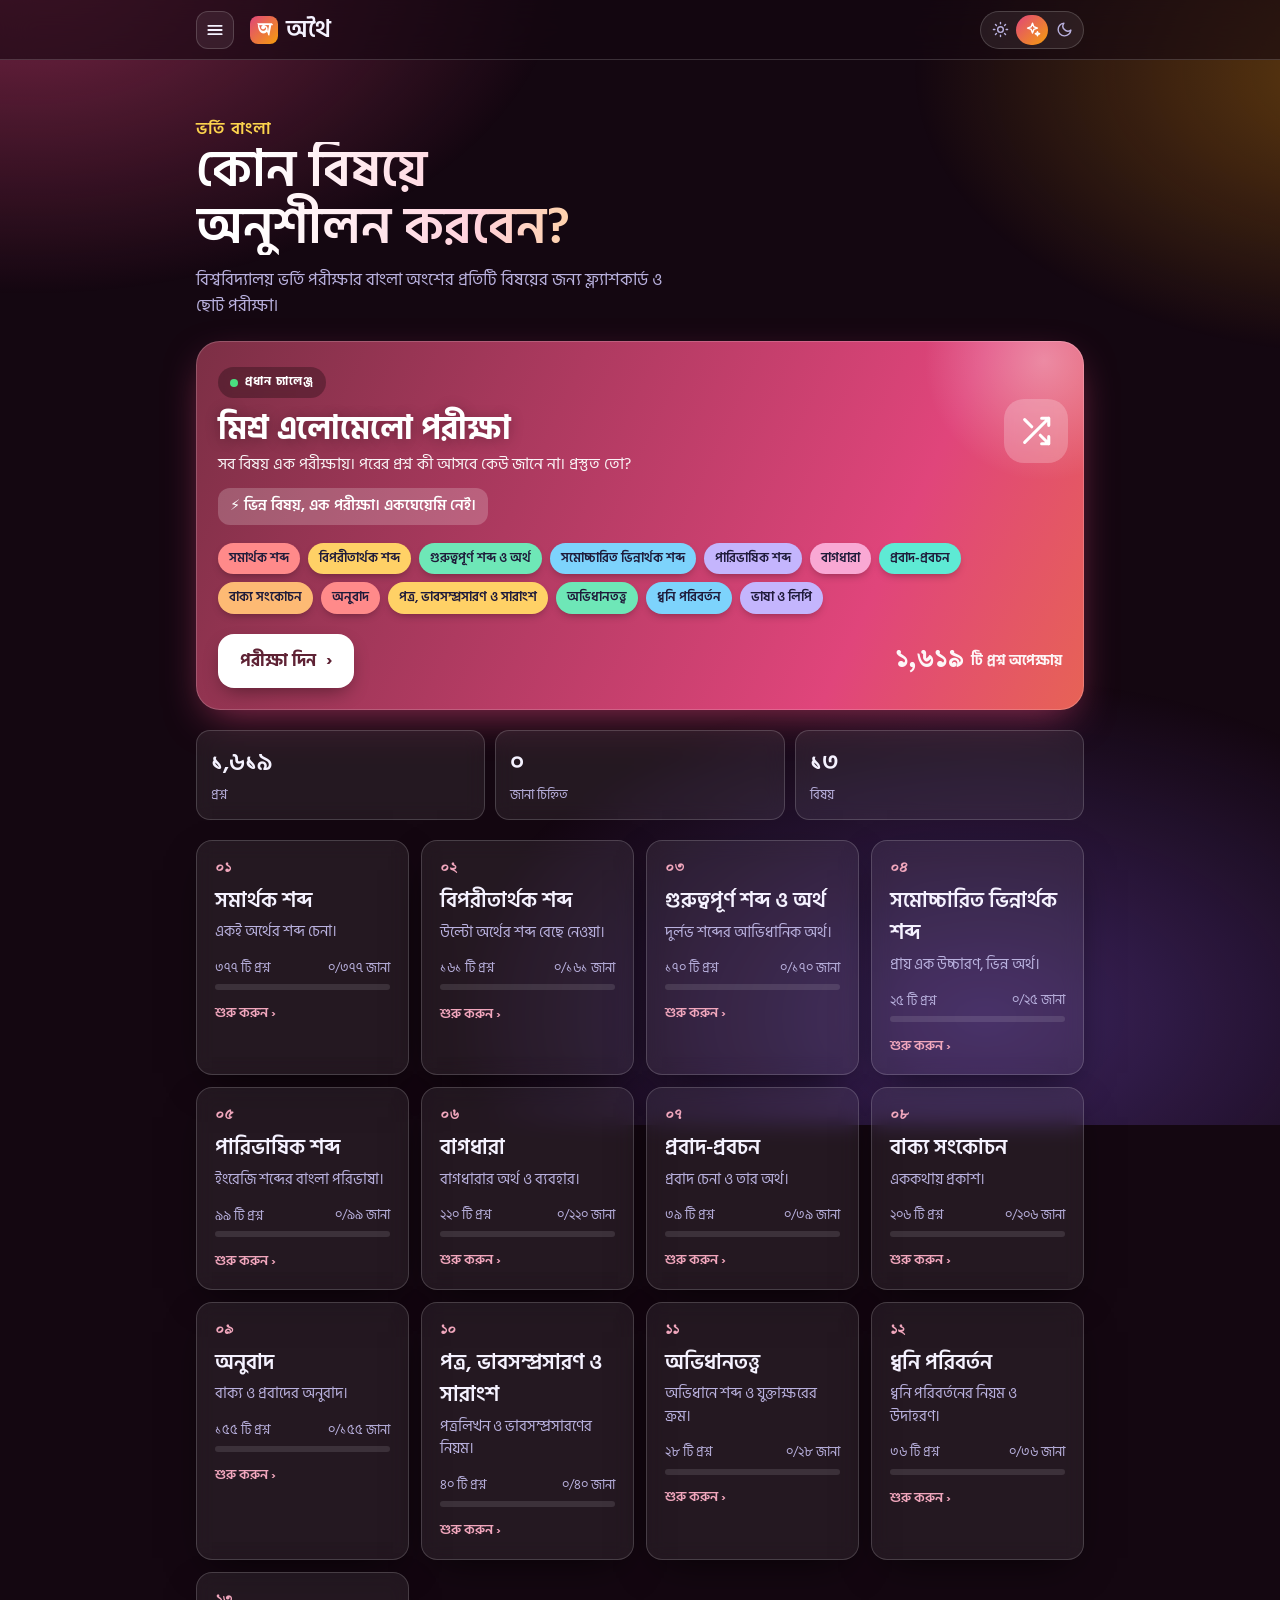
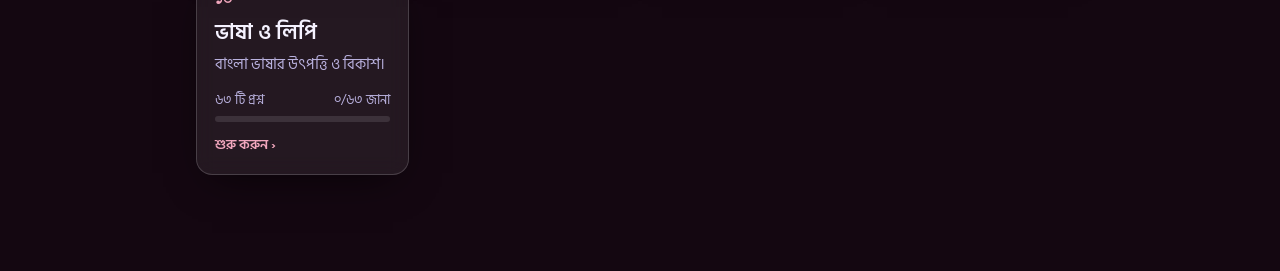
<file: index.html>
<!DOCTYPE html>
<html lang="bn"><head><meta charset="utf-8">
<meta name="viewport" content="width=device-width, initial-scale=1, viewport-fit=cover">
<title>অথৈ – Admission English</title>
<meta name="description" content="অথৈ: admission-test English practice with flashcards and mini tests across eight subjects."><meta name="theme-color" content="#12786a">
<link rel="preconnect" href="https://fonts.googleapis.com"><link href="https://fonts.googleapis.com/css2?family=Hind+Siliguri:wght@400;500;600;700&family=Tiro+Bangla:ital@0;1&display=swap" rel="stylesheet">
<style>
:root{--bg:#f4efe6;--sf:#fffdf8;--sf2:#efe6d8;--ink:#1e1916;--mut:#6d6258;--ln:#e3d7c6;--pr:#7c2f45;--pr2:#5e2234;--prt:#f8e8ec;--gold:#8d6230;--gt:#f8ecd8;--ok:#1d6b45;--okt:#e5f5ec;--bad:#a33b32;--badt:#fbeceb;--sh:0 1px 2px rgba(30,25,22,.05),0 10px 28px -16px rgba(30,25,22,.22);--on:#fff8f6;color-scheme:light}
@media(prefers-color-scheme:dark){:root:not([data-theme="light"]){--bg:#14110f;--sf:#1e1a17;--sf2:#2a2420;--ink:#f6efe8;--mut:#b3a69c;--ln:#3a322c;--pr:#e0a3ad;--pr2:#f0c2c8;--prt:#3a2428;--gold:#e4c07a;--gt:#3a2e1c;--ok:#8fd0ae;--okt:#163028;--bad:#f0b0a8;--badt:#3d221f;--sh:0 1px 2px rgba(0,0,0,.4);--on:#2a1216;color-scheme:dark}}
:root[data-theme="dark"]{--bg:#14110f;--sf:#1e1a17;--sf2:#2a2420;--ink:#f6efe8;--mut:#b3a69c;--ln:#3a322c;--pr:#e0a3ad;--pr2:#f0c2c8;--prt:#3a2428;--gold:#e4c07a;--gt:#3a2e1c;--ok:#8fd0ae;--okt:#163028;--bad:#f0b0a8;--badt:#3d221f;--sh:0 1px 2px rgba(0,0,0,.4);--on:#2a1216;color-scheme:dark}
:root{box-sizing:border-box;padding-top:env(safe-area-inset-top,0px);padding-bottom:env(safe-area-inset-bottom,0px)}html{scroll-padding-top:env(safe-area-inset-top,0px);-webkit-text-size-adjust:100%}
*,*::before,*::after{box-sizing:inherit}
body{margin:0;background:var(--bg);color:var(--ink);font:16px/1.55 "Hind Siliguri",system-ui,sans-serif;min-height:100vh}
button,input,select{font:inherit;color:inherit}button{cursor:pointer}
:focus-visible{outline:2px solid var(--pr);outline-offset:2px}
.wrap{max-width:920px;margin:0 auto;padding:16px 16px 96px}
header.top{position:sticky;top:env(safe-area-inset-top,0px);z-index:20;background:color-mix(in srgb,var(--bg) 88%,transparent);backdrop-filter:blur(10px);border-bottom:1px solid var(--ln)}
header.top>div{max-width:920px;margin:0 auto;display:flex;align-items:center;gap:8px;padding:10px 16px}
.logo{font:600 24px "Tiro Bangla",Georgia,serif;letter-spacing:.2px;margin-right:auto;cursor:pointer;display:flex;gap:8px;align-items:center}
.logo i{width:28px;height:28px;border-radius:8px;background:var(--pr);color:var(--on);display:grid;place-items:center;font:italic 600 18px "Tiro Bangla",serif}
nav.d{display:flex;gap:2px}nav.d a,nav.m a{padding:8px 12px;border-radius:10px;color:var(--mut);text-decoration:none;font-weight:500;font-size:15px}
nav.d a:hover{background:var(--sf2)}nav a.on{color:var(--pr);background:var(--prt)}
nav.m{display:none;position:fixed;left:0;right:0;bottom:0;z-index:20;background:var(--sf);border-top:1px solid var(--ln);padding:6px 6px calc(6px + env(safe-area-inset-bottom,0px))}
nav.m a{flex:1;text-align:center;font-size:14px;font-weight:600;line-height:1.2;padding:8px 2px;min-height:48px;display:flex;align-items:center;justify-content:center}
a.logo{color:inherit;text-decoration:none}.ib{border:1px solid var(--ln);background:var(--sf);border-radius:10px;width:38px;height:38px;display:grid;place-items:center}
h1,h2,h3{font-family:"Tiro Bangla",Georgia,serif;font-weight:600;margin:0}
.hero{padding:28px 0 8px}.hero h1{font-size:clamp(32px,6vw,52px);line-height:1.08;max-width:20ch;text-wrap:balance}.hero p{color:var(--mut);max-width:52ch;margin:12px 0 0;font-size:17px}
.grid{display:grid;gap:12px;grid-template-columns:repeat(auto-fit,minmax(210px,1fr));margin-top:20px}
.tile{display:flex;flex-direction:column;align-items:flex-start;justify-content:flex-start;background:var(--sf);border:1px solid var(--ln);border-radius:16px;padding:18px;text-align:left;box-shadow:var(--sh);transition:transform .15s,border-color .15s}
.tile:hover{transform:translateY(-2px);border-color:var(--pr)}.tile h3{font-size:21px;margin:8px 0 4px}.tile p{margin:0;color:var(--mut);font-size:14px}.tile svg{width:26px;height:26px;color:var(--pr)}
.tile:disabled{opacity:.6;cursor:not-allowed}.tile:disabled:hover{transform:none;border-color:var(--ln)}.tile.pri{background:var(--pr);border-color:var(--pr);color:var(--on)}.tile.pri p,.tile.pri svg{color:var(--on)}.tile.pri p{opacity:.92}
.stats{display:flex;gap:10px;flex-wrap:wrap;margin-top:20px}.stat{flex:1;min-width:120px;background:var(--sf);border:1px solid var(--ln);border-radius:14px;padding:12px 14px}.stat b{display:block;font:600 28px "Tiro Bangla",serif}.stat span{color:var(--mut);font-size:13px}
.bar{height:6px;background:var(--sf2);border-radius:9px;overflow:hidden}.bar i{display:block;height:100%;background:var(--pr);border-radius:9px;transition:width .3s}
.bar.lg{height:8px}
.btn{border:1px solid var(--ln);background:var(--sf);border-radius:12px;padding:10px 16px;font-weight:600;display:inline-flex;gap:6px;align-items:center;justify-content:center}
.btn:hover{border-color:var(--pr)}.btn.p{background:var(--pr);color:var(--on);border-color:var(--pr)}.btn.p:hover{background:var(--pr2)}.btn:disabled{opacity:.45;cursor:not-allowed}
.row{display:flex;gap:8px;flex-wrap:wrap;align-items:center}.sp{flex:1}
.chip{display:inline-flex;align-items:center;gap:6px;border:1px solid var(--ln);background:var(--sf);border-radius:99px;padding:5px 12px;font-size:14px;font-weight:500;color:var(--mut)}
.chip svg,.ans svg{width:18px;height:18px;flex:none}.ans.hid svg{vertical-align:-4px;margin-right:4px}.chip.on{background:var(--prt);color:var(--pr);border-color:var(--pr)}
.chip[disabled]{opacity:.35}
input[type=search],input[type=number],input.t,select{background:var(--sf);border:1px solid var(--ln);border-radius:12px;padding:10px 12px;min-height:42px}
input[type=search]{flex:1;min-width:160px}
.az{display:flex;gap:4px;flex-wrap:wrap;margin:12px 0}.az button{width:32px;height:32px;border-radius:9px;border:1px solid var(--ln);background:var(--sf);font-weight:600;font-size:13px;color:var(--mut)}.az button.on{background:var(--pr);color:var(--on);border-color:var(--pr)}.az button:disabled{opacity:.3;cursor:default}
.card{background:var(--sf);border:1px solid var(--ln);border-radius:20px;padding:22px;box-shadow:var(--sh);margin-top:14px}
.badge{font-size:12.5px;font-weight:600;padding:3px 10px;border-radius:99px;background:var(--gt);color:var(--gold)}.badge.Gap{background:var(--badt);color:var(--bad)}.badge.Meaning{background:var(--prt);color:var(--pr)}.eyebrow{margin:0 0 6px;font-weight:600;font-size:13px;letter-spacing:.08em;text-transform:uppercase;color:var(--pr)}.stem u,.tq u{text-decoration-thickness:2px;text-underline-offset:4px;text-decoration-color:var(--pr)}
.no{color:var(--mut);font-size:13px}
.hw{font-size:clamp(34px,8vw,56px);line-height:1.1;margin:14px 0 4px;word-break:break-word;display:flex;align-items:center;gap:10px;flex-wrap:wrap}
.stem{color:var(--mut);margin:4px 0 14px;font-size:16px}
.ans{border-radius:14px;padding:14px 16px;background:var(--okt);border:1px solid color-mix(in srgb,var(--ok) 35%,transparent)}.ans small{color:var(--ok);font-weight:600;display:block}.ans b{font:600 26px "Tiro Bangla",serif;color:var(--ok)}
.ans.hid{background:var(--sf2);border:1px dashed var(--ln);text-align:center;cursor:pointer;color:var(--mut)}
.oth{display:flex;gap:6px;flex-wrap:wrap;margin:12px 0}.oth span{background:var(--sf2);border-radius:9px;padding:3px 10px;font-size:14px;color:var(--mut)}
.bn{margin-top:14px;padding-top:14px;border-top:1px dashed var(--ln)}.bn label{font-size:13px;color:var(--mut);display:block;margin-bottom:6px}.bn input{width:100%;font-family:"Hind Siliguri",sans-serif}.bn a{font-size:13px;color:var(--pr)}
.ico{border:1px solid var(--ln);background:var(--sf);border-radius:10px;width:36px;height:36px;display:grid;place-items:center;color:var(--mut)}.ico.on{color:var(--gold);border-color:var(--gold);background:var(--gt)}.ico.ok.on{color:var(--ok);border-color:var(--ok);background:var(--okt)}
.ico svg,.ib svg{width:19px;height:19px}
.pg{display:flex;align-items:center;gap:10px;margin-top:14px}.pg .bar{flex:1}
h2.s{font-size:26px;margin:22px 0 6px}.mut{color:var(--mut)}
.sets{display:grid;gap:10px;grid-template-columns:repeat(auto-fill,minmax(200px,1fr));margin-top:12px}
.set{background:var(--sf);border:1px solid var(--ln);border-radius:14px;padding:14px;text-align:left}.set:hover{border-color:var(--pr)}.set b{font:600 19px "Tiro Bangla",serif;display:block}.set span{font-size:13px;color:var(--mut)}.set em{font-style:normal;font-size:12px;color:var(--ok);font-weight:600}
.seg{display:inline-flex;border:1px solid var(--ln);border-radius:12px;overflow:hidden;background:var(--sf)}.seg button{border:0;background:none;padding:8px 14px;font-weight:600;color:var(--mut)}.seg button.on{background:var(--pr);color:var(--on)}
.cnt{display:flex;align-items:center;gap:8px}.cnt input{width:90px;text-align:center;font-size:22px;font-weight:600}
.tq{font:600 clamp(24px,5vw,34px)/1.25 "Tiro Bangla",Georgia,serif;margin:6px 0 16px}
.opt{display:flex;gap:12px;align-items:center;width:100%;text-align:left;background:var(--sf);border:1.5px solid var(--ln);border-radius:14px;padding:13px 14px;margin-bottom:10px;font-size:17px;transition:border-color .12s,background .12s}
.opt:hover:not(:disabled){border-color:var(--pr)}.opt i{font-style:normal;width:28px;height:28px;border-radius:8px;background:var(--sf2);display:grid;place-items:center;font-weight:700;font-size:13px;flex:none;color:var(--mut)}
.opt.ok{background:var(--okt);border-color:var(--ok)}.opt.ok i{background:var(--ok);color:var(--on)}.opt.no{background:var(--badt);border-color:var(--bad)}.opt.no i{background:var(--bad);color:var(--on)}.opt:disabled{cursor:default}
.fb{padding:10px 14px;border-radius:12px;font-weight:600;margin:4px 0 10px}.fb.ok{background:var(--okt);color:var(--ok)}.fb.no{background:var(--badt);color:var(--bad)}.fb small{display:block;font-weight:400;color:var(--mut)}
.nv{display:flex;gap:6px;flex-wrap:wrap;margin-top:16px}.nv button{width:34px;height:34px;border-radius:9px;border:1px solid var(--ln);background:var(--sf);font-size:13px;font-weight:600;color:var(--mut)}.nv .c{background:var(--ok);color:var(--on);border-color:var(--ok)}.nv .w{background:var(--bad);color:var(--on);border-color:var(--bad)}.nv .cur{outline:2px solid var(--pr);outline-offset:1px}
.ring{width:150px;height:150px;border-radius:50%;display:grid;place-items:center;background:conic-gradient(var(--ok) calc(var(--p)*1%),var(--sf2) 0)}.ring div{width:118px;height:118px;border-radius:50%;background:var(--sf);display:grid;place-items:center;font:600 34px "Tiro Bangla",serif}
.rv{background:var(--sf);border:1px solid var(--ln);border-left:4px solid var(--ok);border-radius:12px;padding:12px 14px;margin-top:10px}.rv.w{border-left-color:var(--bad)}.rv b{font-weight:600}.rv .mut{font-size:14px}
table{width:100%;border-collapse:collapse;font-size:14px}td,th{padding:8px 6px;border-bottom:1px solid var(--ln);text-align:left}th{color:var(--mut);font-weight:500}
.scr{overflow-x:auto}
dialog{border:1px solid var(--ln);border-radius:18px;background:var(--sf);color:var(--ink);padding:0;width:min(560px,94vw);max-height:80vh}dialog::backdrop{background:rgba(0,0,0,.5)}dialog .h{padding:14px 16px;border-bottom:1px solid var(--ln);display:flex;align-items:center}dialog .b{overflow:auto;max-height:60vh;padding:6px}
.li{display:flex;width:100%;gap:10px;text-align:left;border:0;background:none;padding:9px 10px;border-radius:10px}.li:hover,.li.on{background:var(--prt)}.li b{font-weight:600}.li span{color:var(--mut);margin-left:auto;font-size:13px}
.toast{position:fixed;left:50%;bottom:90px;transform:translateX(-50%);background:var(--ink);color:var(--bg);padding:8px 16px;border-radius:99px;font-size:14px;z-index:50}
@media(max-width:720px){nav.d{display:none}nav.m{display:flex}.wrap{padding-bottom:110px}.logo{font-size:21px}}
@media(prefers-reduced-motion:reduce){*{transition:none!important}}
.eyebrow{margin:0 0 6px;font-weight:600;font-size:13px;letter-spacing:.08em;text-transform:uppercase;color:var(--pr)}.stat{min-width:96px}.stat b{font-size:24px}
.hr{display:flex;align-items:center;gap:8px}
a.tile{text-decoration:none;color:inherit;position:relative}
.tile .num{font:italic 600 15px "Tiro Bangla",serif;color:var(--pr);margin-bottom:6px}
.tile h3{margin:0 0 4px}.tile p{margin:0;color:var(--mut);font-size:14.5px}
.tile .meta{display:flex;justify-content:space-between;width:100%;margin-top:14px;font-size:13px;color:var(--mut)}
.tile .bar{width:100%;margin-top:6px}
.tile .go{margin-top:12px;font-weight:600;font-size:14px;color:var(--pr)}

.mix{position:relative;display:block;overflow:hidden;text-decoration:none;color:#fff;border-radius:24px;padding:26px 22px 22px;margin:14px 0 18px;isolation:isolate;
background:linear-gradient(115deg,#7c2f45,#e0457b,#f59e0b,#e0457b,#7c2f45);background-size:300% 300%;animation:mixbg 9s ease-in-out infinite;
box-shadow:0 14px 40px -12px rgba(224,69,123,.65),0 0 0 1px rgba(255,255,255,.18) inset;transition:transform .25s cubic-bezier(.2,.8,.2,1),box-shadow .25s}
.mix:hover{transform:translateY(-4px) scale(1.012);box-shadow:0 22px 50px -12px rgba(236,72,153,.6),0 0 0 1px rgba(255,255,255,.3) inset}
.mix:active{transform:scale(.975)}
.mix::before{content:"";position:absolute;inset:0;z-index:-1;background:linear-gradient(105deg,transparent 35%,rgba(255,255,255,.38) 50%,transparent 65%);transform:translateX(-120%);animation:mixshine 4.2s ease-in-out infinite}
.mix::after{content:"";position:absolute;width:260px;height:260px;right:-90px;top:-110px;border-radius:50%;z-index:-1;background:radial-gradient(circle,rgba(255,255,255,.35),transparent 65%);animation:mixglow 5s ease-in-out infinite}
.mix .tag{display:inline-flex;align-items:center;gap:7px;font-weight:700;font-size:12px;letter-spacing:.08em;text-transform:uppercase;background:rgba(0,0,0,.28);padding:6px 12px;border-radius:99px;backdrop-filter:blur(6px)}
.mix .tag i{width:8px;height:8px;border-radius:50%;background:#4ade80;box-shadow:0 0 0 0 rgba(74,222,128,.8);animation:mixping 1.6s infinite}
.mix h2{margin:14px 0 6px;font:700 32px/1.1 "Tiro Bangla",Georgia,serif;text-shadow:0 2px 14px rgba(0,0,0,.28)}
.mix p{margin:0;font-size:16px;line-height:1.45;color:rgba(255,255,255,.94);max-width:34em}
.mix .hook{margin-top:12px;font-weight:600;font-size:14.5px;background:rgba(255,255,255,.2);display:inline-block;padding:7px 12px;border-radius:12px;animation:mixwob 3s ease-in-out infinite}
.mix .die{position:absolute;right:16px;top:58px;width:64px;height:64px;border-radius:20px;background:rgba(255,255,255,.22);display:grid;place-items:center;backdrop-filter:blur(6px);animation:mixspin 7s linear infinite}
.mix:hover .die{animation-duration:1.6s}
.mix .die svg{width:34px;height:34px}
.mix .chips{display:flex;flex-wrap:wrap;gap:8px;margin-top:18px}
.mix .chips span{font-size:12.5px;font-weight:600;color:#1f1b3a;padding:6px 11px;border-radius:99px;background:var(--c);box-shadow:0 4px 10px -4px rgba(0,0,0,.4);animation:mixbob 2.6s ease-in-out infinite;animation-delay:var(--d)}
.mix .cta{display:flex;align-items:center;justify-content:space-between;gap:12px;margin-top:20px}
.mix .go2{display:inline-flex;align-items:center;gap:10px;background:#fff;color:#5e2234;font-weight:800;font-size:17px;padding:14px 22px;border-radius:16px;box-shadow:0 8px 20px -6px rgba(0,0,0,.45);animation:mixpulse 2.2s ease-in-out infinite}
.mix .go2 b{display:inline-block;transition:transform .25s}.mix:hover .go2 b{transform:translateX(7px)}
.mix .cnt{font-weight:700;font-size:14px;text-align:right;line-height:1.25;opacity:.95}.mix .cnt strong{display:block;font:700 26px "Tiro Bangla",Georgia,serif}
@keyframes mixbg{0%,100%{background-position:0% 50%}50%{background-position:100% 50%}}
@keyframes mixshine{0%,55%{transform:translateX(-120%)}100%{transform:translateX(120%)}}
@keyframes mixglow{0%,100%{transform:scale(1);opacity:.8}50%{transform:scale(1.25);opacity:1}}
@keyframes mixping{70%{box-shadow:0 0 0 9px rgba(74,222,128,0)}100%{box-shadow:0 0 0 0 rgba(74,222,128,0)}}
@keyframes mixbob{0%,100%{transform:translateY(0)}50%{transform:translateY(-5px)}}
@keyframes mixpulse{0%,100%{transform:scale(1)}50%{transform:scale(1.06)}}
@keyframes mixspin{to{transform:rotate(360deg)}}
@keyframes mixwob{0%,100%{transform:rotate(0)}25%{transform:rotate(-1.5deg)}75%{transform:rotate(1.5deg)}}
@media(prefers-reduced-motion:reduce){.mix,.mix *,.mix::before,.mix::after{animation:none!important}}
@media(max-width:420px){.mix h2{font-size:28px;max-width:75%}.mix .cnt{display:none}.mix .go2{width:100%;justify-content:center}}

/* shared */
.opt.ok{animation:pop .35s}.opt.no{animation:shk .35s}
@keyframes pop{50%{transform:scale(1.03)}}@keyframes shk{25%{transform:translateX(-6px)}75%{transform:translateX(6px)}}
.cf{position:fixed;top:-12px;width:9px;height:14px;border-radius:2px;z-index:99;pointer-events:none;animation:cfall linear forwards}
@keyframes cfall{to{transform:translateY(105vh) rotate(720deg);opacity:.9}}
/* theme switch */
.tsw{position:relative;display:grid;grid-template-columns:repeat(3,32px);padding:3px;border-radius:99px;border:1px solid var(--ln);background:var(--sf)}
.tsw::before{content:"";position:absolute;top:3px;bottom:3px;left:3px;width:32px;border-radius:99px;background:var(--pr);transform:translateX(calc(var(--i,1)*100%));transition:transform .3s cubic-bezier(.3,1.5,.5,1)}
.tsw button{position:relative;z-index:1;height:30px;border:0;background:none;display:grid;place-items:center;color:var(--mut);transition:color .2s}
.tsw button.on{color:var(--on)}.tsw svg{width:17px;height:17px;fill:none;stroke:currentColor;stroke-width:2;stroke-linecap:round;stroke-linejoin:round}
@media(max-width:420px){a.all{padding:8px 10px;font-size:12.5px}}
/* vivid theme (my style) */
:root[data-theme=vivid]{--bg:#140711;--sf:rgba(255,255,255,.07);--sf2:rgba(255,255,255,.11);--ink:#f5f2ff;--mut:#b9b1de;--ln:rgba(255,255,255,.17);--pr:#f0a6bc;--pr2:#e0457b;--prt:rgba(240,166,188,.2);--gold:#fcd34d;--gt:rgba(252,211,77,.16);--ok:#34d399;--okt:rgba(52,211,153,.17);--bad:#fb7185;--badt:rgba(251,113,133,.17);--sh:0 14px 40px -16px rgba(0,0,0,.75);--on:#140711;color-scheme:dark}
[data-theme=vivid] body{background:var(--bg)}
[data-theme=vivid] body::before{content:"";position:fixed;inset:-25%;z-index:-1;pointer-events:none;background:radial-gradient(40% 35% at 18% 14%,rgba(224,69,123,.5),transparent 70%),radial-gradient(34% 30% at 88% 22%,rgba(245,158,11,.34),transparent 70%),radial-gradient(40% 36% at 68% 92%,rgba(139,92,246,.34),transparent 70%);animation:aur 20s ease-in-out infinite alternate}
@keyframes aur{to{transform:translate3d(-5%,4%,0) rotate(7deg) scale(1.12)}}
[data-theme=vivid] header.top,[data-theme=vivid] nav.m{background:rgba(20,7,17,.62);backdrop-filter:blur(16px)}
[data-theme=vivid] .card,[data-theme=vivid] .stat,[data-theme=vivid] .opt,[data-theme=vivid] .chip,[data-theme=vivid] .btn,[data-theme=vivid] .tt,[data-theme=vivid] .cnt input,[data-theme=vivid] .ico{backdrop-filter:blur(10px)}
[data-theme=vivid] h1,[data-theme=vivid] h2,[data-theme=vivid] h3,[data-theme=vivid] .logo,[data-theme=vivid] .tq{font-family:"Hind Siliguri",system-ui,sans-serif}
[data-theme=vivid] .mxh h2,[data-theme=vivid] h2.s{background:linear-gradient(90deg,#fff 10%,#ffd1dc 50%,#fcd34d);-webkit-background-clip:text;background-clip:text;color:transparent}
[data-theme=vivid] .logo i,[data-theme=vivid] .tsw::before{background:linear-gradient(135deg,#e0457b,#f59e0b);color:#fff}
[data-theme=vivid] .tsw button.on{color:#fff}
[data-theme=vivid] .btn.p{background:linear-gradient(135deg,#e0457b,#f59e0b);color:#fff;border:0;box-shadow:0 10px 28px -10px rgba(224,69,123,.9);position:relative;overflow:hidden}
[data-theme=vivid] .btn.p:not(:disabled):hover{filter:brightness(1.1);transform:translateY(-1px)}
[data-theme=vivid] .btn.p:disabled{opacity:.4;box-shadow:none}
[data-theme=vivid] #go:not(:disabled){animation:glow 2.4s ease-in-out infinite}
@keyframes glow{50%{box-shadow:0 10px 34px -4px rgba(245,158,11,.8)}}
[data-theme=vivid] .chip.on{background:linear-gradient(135deg,rgba(224,69,123,.5),rgba(245,158,11,.35));border-color:rgba(240,166,188,.7);color:#fff}
[data-theme=vivid] .bar i{background:linear-gradient(90deg,#e0457b,#f59e0b,#34d399)}
[data-theme=vivid] .ring{background:conic-gradient(#f59e0b calc(var(--p)*1%),rgba(255,255,255,.12) 0);box-shadow:0 0 40px -8px rgba(245,158,11,.6)}
[data-theme=vivid] .opt:hover:not(:disabled){border-color:var(--pr);background:rgba(240,166,188,.14);transform:translateX(3px)}
[data-theme=vivid] .opt i{background:rgba(255,255,255,.12);color:#fff}
[data-theme=vivid] .nv button.cur{outline:2px solid #f59e0b}
[data-theme=vivid] a.all{background:rgba(255,255,255,.08)}
@media(prefers-reduced-motion:reduce){[data-theme=vivid] body::before,#go{animation:none!important}}

[data-theme=vivid] .tile,[data-theme=vivid] .set,[data-theme=vivid] .stat,[data-theme=vivid] table{backdrop-filter:blur(10px)}
[data-theme=vivid] .tile:hover,[data-theme=vivid] .set:hover{border-color:var(--pr);transform:translateY(-2px)}
[data-theme=vivid] .hero h1,[data-theme=vivid] .stat b{font-family:"Hind Siliguri",system-ui,sans-serif}
[data-theme=vivid] .hero h1{background:linear-gradient(90deg,#fff 10%,#ffd1dc 50%,#fcd34d);-webkit-background-clip:text;background-clip:text;color:transparent}
[data-theme=vivid] .eyebrow{color:#fcd34d}

/* colourful options */
.opt{--oc:var(--pr);position:relative;overflow:hidden}
.opt:nth-of-type(1){--oc:#a78bfa}.opt:nth-of-type(2){--oc:#22d3ee}.opt:nth-of-type(3){--oc:#fbbf24}.opt:nth-of-type(4){--oc:#f472b6}.opt:nth-of-type(5){--oc:#34d399}
.opt i{background:var(--oc)!important;color:#16122e!important;font-weight:800;font-style:normal;transition:transform .2s}
.opt:not(:disabled):hover{border-color:var(--oc)!important;background:color-mix(in srgb,var(--oc) 16%,var(--sf))!important;transform:translateX(4px)}
.opt:not(:disabled):active{transform:scale(.98)}.opt:not(:disabled):hover i{transform:scale(1.12) rotate(-6deg)}
.opt.ok{border-color:#22c55e!important;background:linear-gradient(90deg,rgba(34,197,94,.34),rgba(34,197,94,.1))!important;box-shadow:0 0 0 1px #22c55e inset,0 12px 28px -14px #22c55e}
.opt.ok i{background:#22c55e!important;color:#052e12!important}.opt.ok::after{content:"✓";margin-left:auto;font-weight:900;color:#22c55e;font-size:21px}
.opt.no{border-color:#ef4444!important;background:linear-gradient(90deg,rgba(239,68,68,.32),rgba(239,68,68,.08))!important;box-shadow:0 0 0 1px #ef4444 inset,0 12px 28px -14px #ef4444}
.opt.no i{background:#ef4444!important;color:#fff!important}.opt.no::after{content:"✕";margin-left:auto;font-weight:900;color:#ef4444;font-size:21px}
.opt:disabled:not(.ok):not(.no){opacity:.5}
.fb{font-weight:800;font-size:18px;border-radius:14px}.fb small{color:var(--ink)!important;font-weight:500}
.fb.ok{background:linear-gradient(135deg,rgba(34,197,94,.28),rgba(34,211,238,.14))!important;border:1px solid #22c55e;color:#22c55e!important}
.fb.no{background:linear-gradient(135deg,rgba(239,68,68,.28),rgba(251,146,60,.14))!important;border:1px solid #ef4444;color:#ef4444!important}
[data-theme=light] .fb.ok,[data-theme=light] .opt.ok::after{color:#15803d!important}[data-theme=light] .fb.no,[data-theme=light] .opt.no::after{color:#b91c1c!important}
.nv button.c{background:#22c55e!important;border-color:#22c55e!important;color:#052e12!important}.nv button.w{background:#ef4444!important;border-color:#ef4444!important;color:#fff!important}
/* header buttons + drawer */
.hb{width:38px;height:38px;flex:none;border-radius:12px;border:1px solid var(--ln);background:var(--sf);display:grid;place-items:center;color:var(--ink);margin-right:8px}
.hb svg{width:20px;height:20px;fill:none;stroke:currentColor;stroke-width:2.2;stroke-linecap:round;stroke-linejoin:round}
.dov{position:fixed;inset:0;z-index:60;background:rgba(5,3,20,.55);backdrop-filter:blur(3px);opacity:0;pointer-events:none;transition:opacity .25s}
.drw{position:fixed;top:0;bottom:0;left:0;width:min(84vw,330px);z-index:61;background:color-mix(in srgb,var(--bg) 97%,#000);border-right:1px solid var(--ln);box-shadow:20px 0 60px -20px rgba(0,0,0,.6);transform:translateX(-105%);visibility:hidden;transition:transform .3s cubic-bezier(.2,.9,.3,1),visibility .3s;overflow:auto;padding:calc(14px + env(safe-area-inset-top,0px)) 14px 30px}
.dopen .dov{opacity:1;pointer-events:auto}.dopen .drw{transform:none;visibility:visible}.dopen{overflow:hidden}
.drw .dh{display:flex;align-items:center;justify-content:space-between;margin-bottom:14px}
.drw .dl{display:flex;align-items:center;gap:8px;font:600 22px "Tiro Bangla",Georgia,serif;color:var(--ink)}
.drw .dl i{width:28px;height:28px;border-radius:8px;background:var(--pr);color:var(--on);display:grid;place-items:center;font:italic 600 18px "Tiro Bangla",serif}
.drw .dh button{width:38px;height:38px;border-radius:12px;border:1px solid var(--ln);background:var(--sf);color:var(--ink);font-size:16px}
.drw nav{display:flex;flex-direction:column;gap:4px}
.drw nav a{display:flex;align-items:center;gap:12px;padding:13px 14px;border-radius:14px;font-weight:600;color:var(--ink);text-decoration:none;transition:background .15s,transform .15s}
.drw nav a:hover{background:var(--sf2);transform:translateX(3px)}.drw nav a.on{background:var(--prt);color:var(--pr)}
.drw nav a i{width:12px;height:12px;border-radius:50%;flex:none}
.drw nav h4{margin:16px 6px 4px;font-size:12px;letter-spacing:.1em;text-transform:uppercase;color:var(--mut)}
.drw nav a.mixl{margin:6px 0;color:#fff;background:linear-gradient(115deg,#5b3df5,#0ea5e9,#10b981,#f59e0b,#ec4899);background-size:250% 250%;animation:dmix 8s ease-in-out infinite;box-shadow:0 10px 24px -10px rgba(224,69,123,.8)}
@keyframes dmix{0%,100%{background-position:0% 50%}50%{background-position:100% 50%}}
.mix p{max-width:calc(100% - 84px)}</style><script>try{document.documentElement.dataset.theme=localStorage.getItem("athoiথিম")||"vivid"}catch(e){document.documentElement.dataset.theme="vivid"}</script><link rel="icon" href="favicon.svg" type="image/svg+xml"><meta name="theme-color" content="#7c2f45"></head><body>
<header class="top"><div><button class="hb" id="mb" aria-label="মেনু খুলুন" title="মেনু"><svg viewBox="0 0 24 24"><path d="M4 7h16M4 12h16M4 17h16"/></svg></button><a class="logo" href="index.html"><i>অ</i>অথৈ</a><span style="flex:1"></span><div class="tsw" id="tsw" role="group" aria-label="থিম"><button data-th="light" title="লাইট থিম" aria-label="লাইট থিম"><svg viewBox="0 0 24 24"><circle cx="12" cy="12" r="4"/><path d="M12 2v2M12 20v2M4.9 4.9l1.4 1.4M17.7 17.7l1.4 1.4M2 12h2M20 12h2M4.9 19.1l1.4-1.4M17.7 6.3l1.4-1.4"/></svg></button><button data-th="vivid" title="ভিভিড থিম" aria-label="ভিভিড থিম"><svg viewBox="0 0 24 24"><path d="M12 3l1.9 5.1L19 10l-5.1 1.9L12 17l-1.9-5.1L5 10l5.1-1.9z"/><path d="M19 15l.8 2.2L22 18l-2.2.8L19 21l-.8-2.2L16 18l2.2-.8z"/></svg></button><button data-th="dark" title="ডার্ক থিম" aria-label="ডার্ক থিম"><svg viewBox="0 0 24 24"><path d="M21 12.8A9 9 0 1 1 11.2 3a7 7 0 0 0 9.8 9.8z"/></svg></button></div></div></header><div class="dov" id="dov"></div><aside class="drw" id="drw" aria-hidden="true"></aside>
<main class="wrap">
<section class="hero"><p class="eyebrow">ভর্তি বাংলা</p><h1>কোন বিষয়ে অনুশীলন করবেন?</h1><p>বিশ্ববিদ্যালয় ভর্তি পরীক্ষার বাংলা অংশের প্রতিটি বিষয়ের জন্য ফ্ল্যাশকার্ড ও ছোট পরীক্ষা।</p></section>
<a class="mix" id="mix" href="athoi-mixed.html"><span class="tag"><i></i>প্রধান চ্যালেঞ্জ</span><span class="die" aria-hidden="true"><svg viewBox="0 0 24 24" fill="none" stroke="#fff" stroke-width="2.2" stroke-linecap="round" stroke-linejoin="round"><path d="M16 3h5v5M4 20 21 3M21 16v5h-5M15 15l6 6M4 4l5 5"/></svg></span><h2>মিশ্র এলোমেলো পরীক্ষা</h2><p>সব বিষয় এক পরীক্ষায়। পরের প্রশ্ন কী আসবে কেউ জানে না। প্রস্তুত তো?</p><div class="hook" id="mixhook"></div><div class="chips" id="mixchips"></div><div class="cta"><span class="go2">পরীক্ষা দিন <b>›</b></span><span class="cnt"><strong id="mixn">0</strong>টি প্রশ্ন অপেক্ষায়</span></div></a>
<div class="stats"><div class="stat"><b id="sq">0</b><span>প্রশ্ন</span></div><div class="stat"><b id="sk">0</b><span>জানা চিহ্নিত</span></div><div class="stat"><b id="ss">0</b><span>বিষয়</span></div></div>

<div class="grid" id="grid"></div>
</main>
<script>
const APPS=[["athoi-mixed.html", "athoiMixed", "মিশ্র এলোমেলো পরীক্ষা", "সব বিষয় থেকে একটি পরীক্ষা। বিষয় আপনি বাছুন।", 1619], ["athoi-syn.html", "athoi_syn", "সমার্থক শব্দ", "একই অর্থের শব্দ চেনা।", 377], ["athoi-ant.html", "athoi_ant", "বিপরীতার্থক শব্দ", "উল্টো অর্থের শব্দ বেছে নেওয়া।", 161], ["athoi-word.html", "athoi_word", "গুরুত্বপূর্ণ শব্দ ও অর্থ", "দুর্লভ শব্দের আভিধানিক অর্থ।", 170], ["athoi-homo.html", "athoi_homo", "সমোচ্চারিত ভিন্নার্থক শব্দ", "প্রায় এক উচ্চারণ, ভিন্ন অর্থ।", 25], ["athoi-term.html", "athoi_term", "পারিভাষিক শব্দ", "ইংরেজি শব্দের বাংলা পরিভাষা।", 99], ["athoi-idiom.html", "athoi_idiom", "বাগধারা", "বাগধারার অর্থ ও ব্যবহার।", 220], ["athoi-prov.html", "athoi_prov", "প্রবাদ-প্রবচন", "প্রবাদ চেনা ও তার অর্থ।", 39], ["athoi-brief.html", "athoi_brief", "বাক্য সংকোচন", "এককথায় প্রকাশ।", 206], ["athoi-trans.html", "athoi_trans", "অনুবাদ", "বাক্য ও প্রবাদের অনুবাদ।", 155], ["athoi-letter.html", "athoi_letter", "পত্র, ভাবসম্প্রসারণ ও সারাংশ", "পত্রলিখন ও ভাবসম্প্রসারণের নিয়ম।", 40], ["athoi-dict.html", "athoi_dict", "অভিধানতত্ত্ব", "অভিধানে শব্দ ও যুক্তাক্ষরের ক্রম।", 28], ["athoi-sound.html", "athoi_sound", "ধ্বনি পরিবর্তন", "ধ্বনি পরিবর্তনের নিয়ম ও উদাহরণ।", 36], ["athoi-lang.html", "athoi_lang", "ভাষা ও লিপি", "বাংলা ভাষার উৎপত্তি ও বিকাশ।", 63]];
const $=s=>document.querySelector(s),esc=s=>String(s).replace(/[&<>"]/g,c=>({'&':'&amp;','<':'&lt;','>':'&gt;','"':'&quot;'}[c]));
const read=k=>{try{return JSON.parse(localStorage.getItem(k)||'{}')}catch(e){return{}}};
let tq=0,tk=0;
$('#grid').innerHTML=APPS.slice(1).map(([f,k,n,d,N],i)=>{const S=read(k),kn=(S.known||[]).length,st=S.last||kn>0||(S.hist||[]).length;if(f!=='lexica-mixed.html'){tq+=N;tk+=kn}
 return `<a class="tile" href="${f}"><span class="num">${String(i+1).padStart(2,'0')}</span><h3>${esc(n)}</h3><p>${esc(d)}</p><div class="meta"><span>${N.toLocaleString()} টি প্রশ্ন</span><span>${kn}/${N} জানা</span></div><div class="bar"><i style="width:${Math.round(kn/N*100)}%"></i></div><span class="go">${st?'চালিয়ে যান':'শুরু করুন'} ›</span></a>`}).join('');
$('#sq').textContent=tq.toLocaleString();$('#sk').textContent=tk.toLocaleString();$('#ss').textContent=APPS.length-1;

{const mx=APPS[0],cols=['#ff8a8a','#ffd166','#6ee7b7','#7dd3fc','#c4b5fd','#f9a8d4','#5eead4','#fdba74'];
$('#mixchips').innerHTML=APPS.slice(1).map((a,i)=>`<span style="--c:${cols[i%8]};--d:${(i*.22).toFixed(2)}s">${esc(a[2])}</span>`).join('');
let ms=0;APPS.slice(1).forEach(a=>{ms+=(read(a[1]).mist||[]).length});
$('#mixhook').textContent=ms?`🔥 ${ms}টি ভুল শোধরানোর অপেক্ষায়`:'⚡ ভিন্ন বিষয়, এক পরীক্ষা। একঘেয়েমি নেই।';
const el=$('#mixn'),T=mx[4],t0=performance.now();(function f(t){const p=Math.min(1,(t-t0)/1100);el.textContent=Math.round(T*(1-Math.pow(1-p,3))).toLocaleString();if(p<1)requestAnimationFrame(f)})(t0);}
 let th='';try{th=localStorage.getItem('lexicaIndexথিম')||''}catch(e){}
const IC='<svg viewBox="0 0 24 24" width="20" height="20" fill="none" stroke="currentColor" stroke-width="2" stroke-linecap="round" stroke-linejoin="round"><path d="M21 12.8A9 9 0 1 1 11.2 3a7 7 0 0 0 9.8 9.8z"/></svg>';
function theme(){let t='vivid';try{t=localStorage.getItem('athoiথিম')||'vivid'}catch(e){}const r=document.documentElement;r.dataset.theme=t;const w=$('#tsw');w.style.setProperty('--i',['light','vivid','dark'].indexOf(t));w.querySelectorAll('button').forEach(b=>b.classList.toggle('on',b.dataset.th===t))}
document.querySelectorAll('#tsw button').forEach(b=>b.onclick=()=>{try{localStorage.setItem('athoiথিম',b.dataset.th)}catch(e){}theme()});
(function(){const PAGES=[["athoi-syn.html", "সমার্থক শব্দ", "#a78bfa"], ["athoi-ant.html", "বিপরীতার্থক শব্দ", "#f472b6"], ["athoi-word.html", "গুরুত্বপূর্ণ শব্দ ও অর্থ", "#22d3ee"], ["athoi-homo.html", "সমোচ্চারিত ভিন্নার্থক শব্দ", "#fbbf24"], ["athoi-term.html", "পারিভাষিক শব্দ", "#34d399"], ["athoi-idiom.html", "বাগধারা", "#fb923c"], ["athoi-prov.html", "প্রবাদ-প্রবচন", "#60a5fa"], ["athoi-brief.html", "বাক্য সংকোচন", "#f87171"], ["athoi-trans.html", "অনুবাদ", "#2dd4bf"], ["athoi-letter.html", "পত্র, ভাবসম্প্রসারণ ও সারাংশ", "#c084fc"], ["athoi-dict.html", "অভিধানতত্ত্ব", "#facc15"], ["athoi-sound.html", "ধ্বনি পরিবর্তন", "#4ade80"], ["athoi-lang.html", "ভাষা ও লিপি", "#38bdf8"]];
const cur=location.pathname.split('/').pop()||'index.html',isApp=PAGES.some(p=>p[0]===cur),isMix=cur==='lexica-mixed.html';
const here=isMix?[['#random','মিশ্র পরীক্ষা'],['#progress','অগ্রগতি']]:isApp?[['#learn','শিখুন'],['#alpha','বর্ণ পরীক্ষা'],['#random','এলোমেলো পরীক্ষা'],['#progress','অগ্রগতি']]:[];
const L=(h,t,c,on)=>`<a href="${h}" class="${on?'on':''}"${on?' aria-current="page"':''}>${c?`<i style="background:${c}"></i>`:''}${t}</a>`;
document.getElementById('drw').innerHTML=`<div class="dh"><span class="dl"><i>অ</i>অথৈ</span><button id="dx" aria-label="মেনু বন্ধ">✕</button></div><nav>${L('index.html','হোম (সব বিষয়)','',cur==='index.html')}<a href="lexica-mixed.html" class="mixl">মিশ্র এলোমেলো পরীক্ষা</a>${here.length?`<h4>এই পাতা</h4>${here.map(x=>L(x[0],x[1],'',false)).join('')}`:''}<h4>বিষয়সমূহ</h4>${PAGES.map(p=>L(p[0],p[1],p[2],p[0]===cur)).join('')}</nav>`;
const open=o=>{document.body.classList.toggle('dopen',o);document.getElementById('drw').setAttribute('aria-hidden',!o)};
const live=()=>typeof T!=='undefined'&&T&&!T.fin,ask=()=>confirm('পরীক্ষা ছেড়ে যাবেন? আপনার উত্তরগুলো হারিয়ে যাবে।');
document.getElementById('mb').onclick=()=>open(true);document.getElementById('dov').onclick=document.getElementById('dx').onclick=()=>open(false);
document.getElementById('drw').addEventListener('click',e=>{const a=e.target.closest('a');if(!a)return;const h=a.getAttribute('href');if(h[0]==='#'){e.preventDefault();if(live()&&!ask())return;T=null;open(false);go(h.slice(1))}else open(false)});
addEventListener('keydown',e=>{if(e.key==='Escape')open(false)});
const bk=document.getElementById('bk');if(bk)bk.onclick=()=>{if(live()&&!ask())return;history.length>1?history.back():location.href='index.html'};
})();

theme();
</script><script>(function(){const B='০১২৩৪৫৬৭৮৯',SK='.tq,.opt,.hw,.stem,.ans,.oth,.rv,.mq,.fb small,.mrow,input,textarea,script,style';
const fix=n=>{if(n.nodeType===3){const p=n.parentElement;if(!p||p.closest(SK))return;const t=n.nodeValue;if(/[0-9]/.test(t)){const r=t.replace(/[0-9]/g,c=>B[c]);if(r!==t)n.nodeValue=r}}else if(n.nodeType===1&&!n.closest(SK)){const w=document.createTreeWalker(n,NodeFilter.SHOW_TEXT);let x;while(x=w.nextNode())fix(x)}};
new MutationObserver(ms=>{for(const m of ms){if(m.type==='characterData')fix(m.target);else m.addedNodes.forEach(fix)}}).observe(document.body,{childList:true,subtree:true,characterData:true});fix(document.body)})();</script></body></html>
</file>
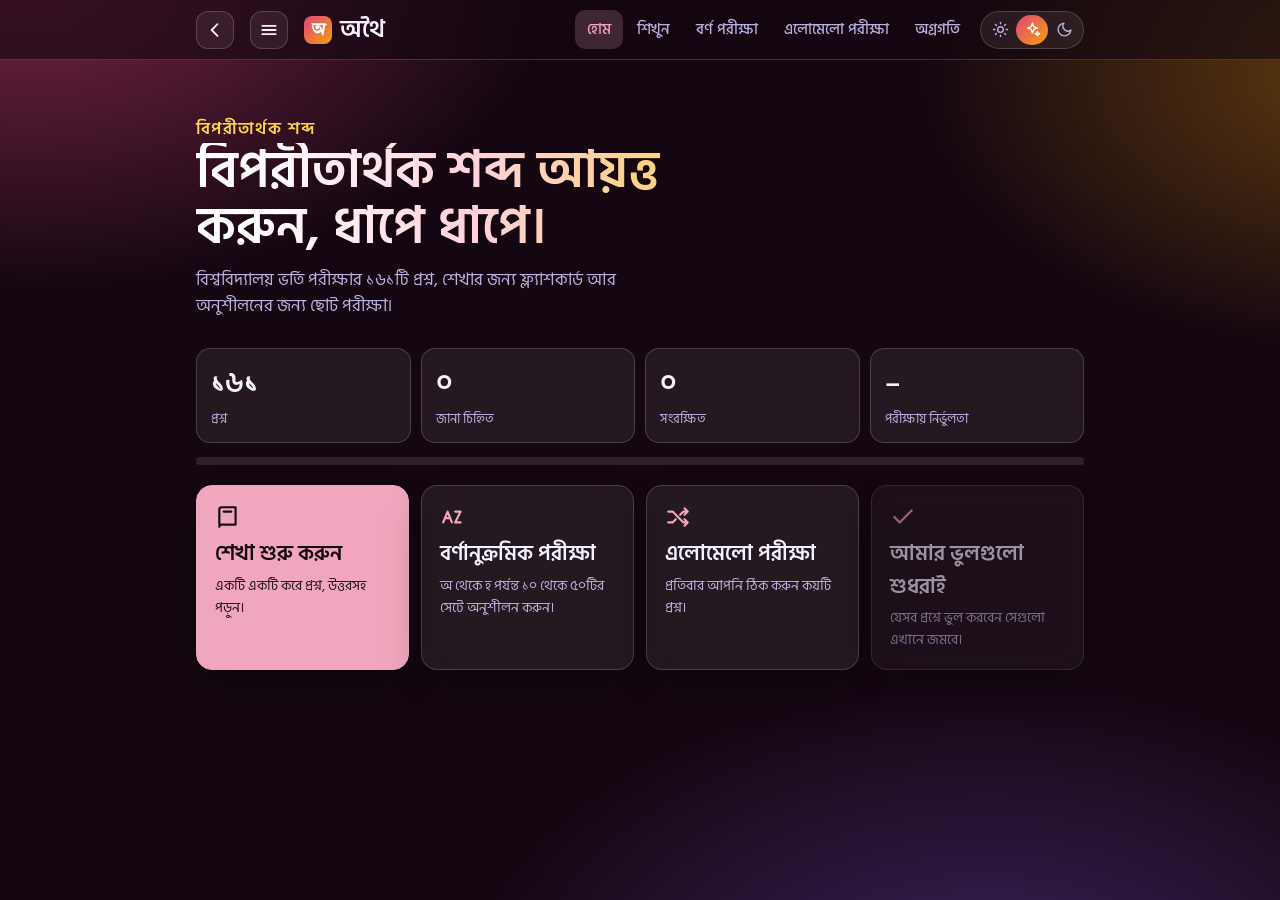
<file: athoi-ant.html>
<!DOCTYPE html>
<html lang="bn"><head><meta charset="utf-8">
<meta name="viewport" content="width=device-width, initial-scale=1, viewport-fit=cover">
<title>অথৈ – বিপরীতার্থক শব্দ</title>
<meta name="description" content="অথৈ: বিশ্ববিদ্যালয় ভর্তি পরীক্ষার বাংলা প্রস্তুতি।"><meta name="theme-color" content="#12786a">
<link rel="preconnect" href="https://fonts.googleapis.com"><link href="https://fonts.googleapis.com/css2?family=Hind+Siliguri:wght@400;500;600;700&family=Tiro+Bangla:ital@0;1&display=swap" rel="stylesheet">
<style>
:root{--bg:#f4efe6;--sf:#fffdf8;--sf2:#efe6d8;--ink:#1e1916;--mut:#6d6258;--ln:#e3d7c6;--pr:#7c2f45;--pr2:#5e2234;--prt:#f8e8ec;--gold:#8d6230;--gt:#f8ecd8;--ok:#1d6b45;--okt:#e5f5ec;--bad:#a33b32;--badt:#fbeceb;--sh:0 1px 2px rgba(30,25,22,.05),0 10px 28px -16px rgba(30,25,22,.22);--on:#fff8f6;color-scheme:light}
@media(prefers-color-scheme:dark){:root:not([data-theme="light"]){--bg:#14110f;--sf:#1e1a17;--sf2:#2a2420;--ink:#f6efe8;--mut:#b3a69c;--ln:#3a322c;--pr:#e0a3ad;--pr2:#f0c2c8;--prt:#3a2428;--gold:#e4c07a;--gt:#3a2e1c;--ok:#8fd0ae;--okt:#163028;--bad:#f0b0a8;--badt:#3d221f;--sh:0 1px 2px rgba(0,0,0,.4);--on:#2a1216;color-scheme:dark}}
:root[data-theme="dark"]{--bg:#14110f;--sf:#1e1a17;--sf2:#2a2420;--ink:#f6efe8;--mut:#b3a69c;--ln:#3a322c;--pr:#e0a3ad;--pr2:#f0c2c8;--prt:#3a2428;--gold:#e4c07a;--gt:#3a2e1c;--ok:#8fd0ae;--okt:#163028;--bad:#f0b0a8;--badt:#3d221f;--sh:0 1px 2px rgba(0,0,0,.4);--on:#2a1216;color-scheme:dark}
:root{box-sizing:border-box;padding-top:env(safe-area-inset-top,0px);padding-bottom:env(safe-area-inset-bottom,0px)}html{scroll-padding-top:env(safe-area-inset-top,0px);-webkit-text-size-adjust:100%}
*,*::before,*::after{box-sizing:inherit}
body{margin:0;background:var(--bg);color:var(--ink);font:16px/1.55 "Hind Siliguri",system-ui,sans-serif;min-height:100vh}
button,input,select{font:inherit;color:inherit}button{cursor:pointer}
:focus-visible{outline:2px solid var(--pr);outline-offset:2px}
.wrap{max-width:920px;margin:0 auto;padding:16px 16px 96px}
header.top{position:sticky;top:env(safe-area-inset-top,0px);z-index:20;background:color-mix(in srgb,var(--bg) 88%,transparent);backdrop-filter:blur(10px);border-bottom:1px solid var(--ln)}
header.top>div{max-width:920px;margin:0 auto;display:flex;align-items:center;gap:8px;padding:10px 16px}
.logo{font:600 24px "Tiro Bangla",Georgia,serif;letter-spacing:.2px;margin-right:auto;cursor:pointer;display:flex;gap:8px;align-items:center}
.logo i{width:28px;height:28px;border-radius:8px;background:var(--pr);color:var(--on);display:grid;place-items:center;font:italic 600 18px "Tiro Bangla",serif}
nav.d{display:flex;gap:2px}nav.d a,nav.m a{padding:8px 12px;border-radius:10px;color:var(--mut);text-decoration:none;font-weight:500;font-size:15px}
nav.d a:hover{background:var(--sf2)}nav a.on{color:var(--pr);background:var(--prt)}
nav.m{display:none;position:fixed;left:0;right:0;bottom:0;z-index:20;background:var(--sf);border-top:1px solid var(--ln);padding:6px 6px calc(6px + env(safe-area-inset-bottom,0px))}
nav.m a{flex:1;text-align:center;font-size:14px;font-weight:600;line-height:1.2;padding:8px 2px;min-height:48px;display:flex;align-items:center;justify-content:center}
a.logo{color:inherit;text-decoration:none}.ib{border:1px solid var(--ln);background:var(--sf);border-radius:10px;width:38px;height:38px;display:grid;place-items:center}
h1,h2,h3{font-family:"Tiro Bangla",Georgia,serif;font-weight:600;margin:0}
.hero{padding:28px 0 8px}.hero h1{font-size:clamp(32px,6vw,52px);line-height:1.08;max-width:20ch;text-wrap:balance}.hero p{color:var(--mut);max-width:52ch;margin:12px 0 0;font-size:17px}
.grid{display:grid;gap:12px;grid-template-columns:repeat(auto-fit,minmax(210px,1fr));margin-top:20px}
.tile{display:flex;flex-direction:column;align-items:flex-start;justify-content:flex-start;background:var(--sf);border:1px solid var(--ln);border-radius:16px;padding:18px;text-align:left;box-shadow:var(--sh);transition:transform .15s,border-color .15s}
.tile:hover{transform:translateY(-2px);border-color:var(--pr)}.tile h3{font-size:21px;margin:8px 0 4px}.tile p{margin:0;color:var(--mut);font-size:14px}.tile svg{width:26px;height:26px;color:var(--pr)}
.tile:disabled{opacity:.6;cursor:not-allowed}.tile:disabled:hover{transform:none;border-color:var(--ln)}.tile.pri{background:var(--pr);border-color:var(--pr);color:var(--on)}.tile.pri p,.tile.pri svg{color:var(--on)}.tile.pri p{opacity:.92}
.stats{display:flex;gap:10px;flex-wrap:wrap;margin-top:20px}.stat{flex:1;min-width:120px;background:var(--sf);border:1px solid var(--ln);border-radius:14px;padding:12px 14px}.stat b{display:block;font:600 28px "Tiro Bangla",serif}.stat span{color:var(--mut);font-size:13px}
.bar{height:6px;background:var(--sf2);border-radius:9px;overflow:hidden}.bar i{display:block;height:100%;background:var(--pr);border-radius:9px;transition:width .3s}
.bar.lg{height:8px}
.btn{border:1px solid var(--ln);background:var(--sf);border-radius:12px;padding:10px 16px;font-weight:600;display:inline-flex;gap:6px;align-items:center;justify-content:center}
.btn:hover{border-color:var(--pr)}.btn.p{background:var(--pr);color:var(--on);border-color:var(--pr)}.btn.p:hover{background:var(--pr2)}.btn:disabled{opacity:.45;cursor:not-allowed}
.row{display:flex;gap:8px;flex-wrap:wrap;align-items:center}.sp{flex:1}
.chip{display:inline-flex;align-items:center;gap:6px;border:1px solid var(--ln);background:var(--sf);border-radius:99px;padding:5px 12px;font-size:14px;font-weight:500;color:var(--mut)}
.chip svg,.ans svg{width:18px;height:18px;flex:none}.ans.hid svg{vertical-align:-4px;margin-right:4px}.chip.on{background:var(--prt);color:var(--pr);border-color:var(--pr)}
.chip[disabled]{opacity:.35}
input[type=search],input[type=number],input.t,select{background:var(--sf);border:1px solid var(--ln);border-radius:12px;padding:10px 12px;min-height:42px}
input[type=search]{flex:1;min-width:160px}
.az{display:flex;gap:4px;flex-wrap:wrap;margin:12px 0}.az button{width:32px;height:32px;border-radius:9px;border:1px solid var(--ln);background:var(--sf);font-weight:600;font-size:13px;color:var(--mut)}.az button.on{background:var(--pr);color:var(--on);border-color:var(--pr)}.az button:disabled{opacity:.3;cursor:default}
.card{background:var(--sf);border:1px solid var(--ln);border-radius:20px;padding:22px;box-shadow:var(--sh);margin-top:14px}
.badge{font-size:12.5px;font-weight:600;padding:3px 10px;border-radius:99px;background:var(--gt);color:var(--gold)}.badge.K{background:var(--prt);color:var(--pr)}.eyebrow{margin:0 0 6px;font-weight:600;font-size:13px;letter-spacing:.08em;text-transform:uppercase;color:var(--pr)}.stem u,.tq u{text-decoration-thickness:2px;text-underline-offset:4px;text-decoration-color:var(--pr)}
.no{color:var(--mut);font-size:13px}
.hw{font-size:clamp(34px,8vw,56px);line-height:1.1;margin:14px 0 4px;word-break:break-word;display:flex;align-items:center;gap:10px;flex-wrap:wrap}
.stem{color:var(--mut);margin:4px 0 14px;font-size:16px}
.ans{border-radius:14px;padding:14px 16px;background:var(--okt);border:1px solid color-mix(in srgb,var(--ok) 35%,transparent)}.ans small{color:var(--ok);font-weight:600;display:block}.ans b{font:600 26px "Tiro Bangla",serif;color:var(--ok)}
.ans.hid{background:var(--sf2);border:1px dashed var(--ln);text-align:center;cursor:pointer;color:var(--mut)}
.oth{display:flex;gap:6px;flex-wrap:wrap;margin:12px 0}.oth span{background:var(--sf2);border-radius:9px;padding:3px 10px;font-size:14px;color:var(--mut)}
.bn{margin-top:14px;padding-top:14px;border-top:1px dashed var(--ln)}.bn label{font-size:13px;color:var(--mut);display:block;margin-bottom:6px}.bn input{width:100%;font-family:"Hind Siliguri",sans-serif}.bn a{font-size:13px;color:var(--pr)}
.ico{border:1px solid var(--ln);background:var(--sf);border-radius:10px;width:36px;height:36px;display:grid;place-items:center;color:var(--mut)}.ico.on{color:var(--gold);border-color:var(--gold);background:var(--gt)}.ico.ok.on{color:var(--ok);border-color:var(--ok);background:var(--okt)}
.ico svg,.ib svg{width:19px;height:19px}
.pg{display:flex;align-items:center;gap:10px;margin-top:14px}.pg .bar{flex:1}
h2.s{font-size:26px;margin:22px 0 6px}.mut{color:var(--mut)}
.sets{display:grid;gap:10px;grid-template-columns:repeat(auto-fill,minmax(200px,1fr));margin-top:12px}
.set{background:var(--sf);border:1px solid var(--ln);border-radius:14px;padding:14px;text-align:left}.set:hover{border-color:var(--pr)}.set b{font:600 19px "Tiro Bangla",serif;display:block}.set span{font-size:13px;color:var(--mut)}.set em{font-style:normal;font-size:12px;color:var(--ok);font-weight:600}
.seg{display:inline-flex;border:1px solid var(--ln);border-radius:12px;overflow:hidden;background:var(--sf)}.seg button{border:0;background:none;padding:8px 14px;font-weight:600;color:var(--mut)}.seg button.on{background:var(--pr);color:var(--on)}
.cnt{display:flex;align-items:center;gap:8px}.cnt input{width:90px;text-align:center;font-size:22px;font-weight:600}
.tq{font:600 clamp(24px,5vw,34px)/1.25 "Tiro Bangla",Georgia,serif;margin:6px 0 16px}
.opt{display:flex;gap:12px;align-items:center;width:100%;text-align:left;background:var(--sf);border:1.5px solid var(--ln);border-radius:14px;padding:13px 14px;margin-bottom:10px;font-size:17px;transition:border-color .12s,background .12s}
.opt:hover:not(:disabled){border-color:var(--pr)}.opt i{font-style:normal;width:28px;height:28px;border-radius:8px;background:var(--sf2);display:grid;place-items:center;font-weight:700;font-size:13px;flex:none;color:var(--mut)}
.opt.ok{background:var(--okt);border-color:var(--ok)}.opt.ok i{background:var(--ok);color:var(--on)}.opt.no{background:var(--badt);border-color:var(--bad)}.opt.no i{background:var(--bad);color:var(--on)}.opt:disabled{cursor:default}
.fb{padding:10px 14px;border-radius:12px;font-weight:600;margin:4px 0 10px}.fb.ok{background:var(--okt);color:var(--ok)}.fb.no{background:var(--badt);color:var(--bad)}.fb small{display:block;font-weight:400;color:var(--mut)}
.nv{display:flex;gap:6px;flex-wrap:wrap;margin-top:16px}.nv button{width:34px;height:34px;border-radius:9px;border:1px solid var(--ln);background:var(--sf);font-size:13px;font-weight:600;color:var(--mut)}.nv .c{background:var(--ok);color:var(--on);border-color:var(--ok)}.nv .w{background:var(--bad);color:var(--on);border-color:var(--bad)}.nv .cur{outline:2px solid var(--pr);outline-offset:1px}
.ring{width:150px;height:150px;border-radius:50%;display:grid;place-items:center;background:conic-gradient(var(--ok) calc(var(--p)*1%),var(--sf2) 0)}.ring div{width:118px;height:118px;border-radius:50%;background:var(--sf);display:grid;place-items:center;font:600 34px "Tiro Bangla",serif}
.rv{background:var(--sf);border:1px solid var(--ln);border-left:4px solid var(--ok);border-radius:12px;padding:12px 14px;margin-top:10px}.rv.w{border-left-color:var(--bad)}.rv b{font-weight:600}.rv .mut{font-size:14px}
table{width:100%;border-collapse:collapse;font-size:14px}td,th{padding:8px 6px;border-bottom:1px solid var(--ln);text-align:left}th{color:var(--mut);font-weight:500}
.scr{overflow-x:auto}
dialog{border:1px solid var(--ln);border-radius:18px;background:var(--sf);color:var(--ink);padding:0;width:min(560px,94vw);max-height:80vh}dialog::backdrop{background:rgba(0,0,0,.5)}dialog .h{padding:14px 16px;border-bottom:1px solid var(--ln);display:flex;align-items:center}dialog .b{overflow:auto;max-height:60vh;padding:6px}
.li{display:flex;width:100%;gap:10px;text-align:left;border:0;background:none;padding:9px 10px;border-radius:10px}.li:hover,.li.on{background:var(--prt)}.li b{font-weight:600}.li span{color:var(--mut);margin-left:auto;font-size:13px}
.toast{position:fixed;left:50%;bottom:90px;transform:translateX(-50%);background:var(--ink);color:var(--bg);padding:8px 16px;border-radius:99px;font-size:14px;z-index:50}
@media(max-width:720px){nav.d{display:none}nav.m{display:flex}.wrap{padding-bottom:110px}.logo{font-size:21px}}
@media(prefers-reduced-motion:reduce){*{transition:none!important}}
.hr{display:flex;align-items:center;gap:8px}a.all{font-size:13px;font-weight:600;color:var(--pr);text-decoration:none;border:1px solid var(--ln);background:var(--sf);padding:8px 12px;border-radius:10px;white-space:nowrap}
/* shared */
.opt.ok{animation:pop .35s}.opt.no{animation:shk .35s}
@keyframes pop{50%{transform:scale(1.03)}}@keyframes shk{25%{transform:translateX(-6px)}75%{transform:translateX(6px)}}
.cf{position:fixed;top:-12px;width:9px;height:14px;border-radius:2px;z-index:99;pointer-events:none;animation:cfall linear forwards}
@keyframes cfall{to{transform:translateY(105vh) rotate(720deg);opacity:.9}}
/* theme switch */
.tsw{position:relative;display:grid;grid-template-columns:repeat(3,32px);padding:3px;border-radius:99px;border:1px solid var(--ln);background:var(--sf)}
.tsw::before{content:"";position:absolute;top:3px;bottom:3px;left:3px;width:32px;border-radius:99px;background:var(--pr);transform:translateX(calc(var(--i,1)*100%));transition:transform .3s cubic-bezier(.3,1.5,.5,1)}
.tsw button{position:relative;z-index:1;height:30px;border:0;background:none;display:grid;place-items:center;color:var(--mut);transition:color .2s}
.tsw button.on{color:var(--on)}.tsw svg{width:17px;height:17px;fill:none;stroke:currentColor;stroke-width:2;stroke-linecap:round;stroke-linejoin:round}
@media(max-width:420px){a.all{padding:8px 10px;font-size:12.5px}}
/* vivid theme (my style) */
:root[data-theme=vivid]{--bg:#140711;--sf:rgba(255,255,255,.07);--sf2:rgba(255,255,255,.11);--ink:#f5f2ff;--mut:#b9b1de;--ln:rgba(255,255,255,.17);--pr:#f0a6bc;--pr2:#e0457b;--prt:rgba(240,166,188,.2);--gold:#fcd34d;--gt:rgba(252,211,77,.16);--ok:#34d399;--okt:rgba(52,211,153,.17);--bad:#fb7185;--badt:rgba(251,113,133,.17);--sh:0 14px 40px -16px rgba(0,0,0,.75);--on:#140711;color-scheme:dark}
[data-theme=vivid] body{background:var(--bg)}
[data-theme=vivid] body::before{content:"";position:fixed;inset:-25%;z-index:-1;pointer-events:none;background:radial-gradient(40% 35% at 18% 14%,rgba(224,69,123,.5),transparent 70%),radial-gradient(34% 30% at 88% 22%,rgba(245,158,11,.34),transparent 70%),radial-gradient(40% 36% at 68% 92%,rgba(139,92,246,.34),transparent 70%);animation:aur 20s ease-in-out infinite alternate}
@keyframes aur{to{transform:translate3d(-5%,4%,0) rotate(7deg) scale(1.12)}}
[data-theme=vivid] header.top,[data-theme=vivid] nav.m{background:rgba(20,7,17,.62);backdrop-filter:blur(16px)}
[data-theme=vivid] .card,[data-theme=vivid] .stat,[data-theme=vivid] .opt,[data-theme=vivid] .chip,[data-theme=vivid] .btn,[data-theme=vivid] .tt,[data-theme=vivid] .cnt input,[data-theme=vivid] .ico{backdrop-filter:blur(10px)}
[data-theme=vivid] h1,[data-theme=vivid] h2,[data-theme=vivid] h3,[data-theme=vivid] .logo,[data-theme=vivid] .tq{font-family:"Hind Siliguri",system-ui,sans-serif}
[data-theme=vivid] .mxh h2,[data-theme=vivid] h2.s{background:linear-gradient(90deg,#fff 10%,#ffd1dc 50%,#fcd34d);-webkit-background-clip:text;background-clip:text;color:transparent}
[data-theme=vivid] .logo i,[data-theme=vivid] .tsw::before{background:linear-gradient(135deg,#e0457b,#f59e0b);color:#fff}
[data-theme=vivid] .tsw button.on{color:#fff}
[data-theme=vivid] .btn.p{background:linear-gradient(135deg,#e0457b,#f59e0b);color:#fff;border:0;box-shadow:0 10px 28px -10px rgba(224,69,123,.9);position:relative;overflow:hidden}
[data-theme=vivid] .btn.p:not(:disabled):hover{filter:brightness(1.1);transform:translateY(-1px)}
[data-theme=vivid] .btn.p:disabled{opacity:.4;box-shadow:none}
[data-theme=vivid] #go:not(:disabled){animation:glow 2.4s ease-in-out infinite}
@keyframes glow{50%{box-shadow:0 10px 34px -4px rgba(245,158,11,.8)}}
[data-theme=vivid] .chip.on{background:linear-gradient(135deg,rgba(224,69,123,.5),rgba(245,158,11,.35));border-color:rgba(240,166,188,.7);color:#fff}
[data-theme=vivid] .bar i{background:linear-gradient(90deg,#e0457b,#f59e0b,#34d399)}
[data-theme=vivid] .ring{background:conic-gradient(#f59e0b calc(var(--p)*1%),rgba(255,255,255,.12) 0);box-shadow:0 0 40px -8px rgba(245,158,11,.6)}
[data-theme=vivid] .opt:hover:not(:disabled){border-color:var(--pr);background:rgba(240,166,188,.14);transform:translateX(3px)}
[data-theme=vivid] .opt i{background:rgba(255,255,255,.12);color:#fff}
[data-theme=vivid] .nv button.cur{outline:2px solid #f59e0b}
[data-theme=vivid] a.all{background:rgba(255,255,255,.08)}
@media(prefers-reduced-motion:reduce){[data-theme=vivid] body::before,#go{animation:none!important}}

[data-theme=vivid] .tile,[data-theme=vivid] .set,[data-theme=vivid] .stat,[data-theme=vivid] table{backdrop-filter:blur(10px)}
[data-theme=vivid] .tile:hover,[data-theme=vivid] .set:hover{border-color:var(--pr);transform:translateY(-2px)}
[data-theme=vivid] .hero h1,[data-theme=vivid] .stat b{font-family:"Hind Siliguri",system-ui,sans-serif}
[data-theme=vivid] .hero h1{background:linear-gradient(90deg,#fff 10%,#ffd1dc 50%,#fcd34d);-webkit-background-clip:text;background-clip:text;color:transparent}
[data-theme=vivid] .eyebrow{color:#fcd34d}

/* colourful options */
.opt{--oc:var(--pr);position:relative;overflow:hidden}
.opt:nth-of-type(1){--oc:#a78bfa}.opt:nth-of-type(2){--oc:#22d3ee}.opt:nth-of-type(3){--oc:#fbbf24}.opt:nth-of-type(4){--oc:#f472b6}.opt:nth-of-type(5){--oc:#34d399}
.opt i{background:var(--oc)!important;color:#16122e!important;font-weight:800;font-style:normal;transition:transform .2s}
.opt:not(:disabled):hover{border-color:var(--oc)!important;background:color-mix(in srgb,var(--oc) 16%,var(--sf))!important;transform:translateX(4px)}
.opt:not(:disabled):active{transform:scale(.98)}.opt:not(:disabled):hover i{transform:scale(1.12) rotate(-6deg)}
.opt.ok{border-color:#22c55e!important;background:linear-gradient(90deg,rgba(34,197,94,.34),rgba(34,197,94,.1))!important;box-shadow:0 0 0 1px #22c55e inset,0 12px 28px -14px #22c55e}
.opt.ok i{background:#22c55e!important;color:#052e12!important}.opt.ok::after{content:"✓";margin-left:auto;font-weight:900;color:#22c55e;font-size:21px}
.opt.no{border-color:#ef4444!important;background:linear-gradient(90deg,rgba(239,68,68,.32),rgba(239,68,68,.08))!important;box-shadow:0 0 0 1px #ef4444 inset,0 12px 28px -14px #ef4444}
.opt.no i{background:#ef4444!important;color:#fff!important}.opt.no::after{content:"✕";margin-left:auto;font-weight:900;color:#ef4444;font-size:21px}
.opt:disabled:not(.ok):not(.no){opacity:.5}
.fb{font-weight:800;font-size:18px;border-radius:14px}.fb small{color:var(--ink)!important;font-weight:500}
.fb.ok{background:linear-gradient(135deg,rgba(34,197,94,.28),rgba(34,211,238,.14))!important;border:1px solid #22c55e;color:#22c55e!important}
.fb.no{background:linear-gradient(135deg,rgba(239,68,68,.28),rgba(251,146,60,.14))!important;border:1px solid #ef4444;color:#ef4444!important}
[data-theme=light] .fb.ok,[data-theme=light] .opt.ok::after{color:#15803d!important}[data-theme=light] .fb.no,[data-theme=light] .opt.no::after{color:#b91c1c!important}
.nv button.c{background:#22c55e!important;border-color:#22c55e!important;color:#052e12!important}.nv button.w{background:#ef4444!important;border-color:#ef4444!important;color:#fff!important}
/* header buttons + drawer */
.hb{width:38px;height:38px;flex:none;border-radius:12px;border:1px solid var(--ln);background:var(--sf);display:grid;place-items:center;color:var(--ink);margin-right:8px}
.hb svg{width:20px;height:20px;fill:none;stroke:currentColor;stroke-width:2.2;stroke-linecap:round;stroke-linejoin:round}
.dov{position:fixed;inset:0;z-index:60;background:rgba(5,3,20,.55);backdrop-filter:blur(3px);opacity:0;pointer-events:none;transition:opacity .25s}
.drw{position:fixed;top:0;bottom:0;left:0;width:min(84vw,330px);z-index:61;background:color-mix(in srgb,var(--bg) 97%,#000);border-right:1px solid var(--ln);box-shadow:20px 0 60px -20px rgba(0,0,0,.6);transform:translateX(-105%);visibility:hidden;transition:transform .3s cubic-bezier(.2,.9,.3,1),visibility .3s;overflow:auto;padding:calc(14px + env(safe-area-inset-top,0px)) 14px 30px}
.dopen .dov{opacity:1;pointer-events:auto}.dopen .drw{transform:none;visibility:visible}.dopen{overflow:hidden}
.drw .dh{display:flex;align-items:center;justify-content:space-between;margin-bottom:14px}
.drw .dl{display:flex;align-items:center;gap:8px;font:600 22px "Tiro Bangla",Georgia,serif;color:var(--ink)}
.drw .dl i{width:28px;height:28px;border-radius:8px;background:var(--pr);color:var(--on);display:grid;place-items:center;font:italic 600 18px "Tiro Bangla",serif}
.drw .dh button{width:38px;height:38px;border-radius:12px;border:1px solid var(--ln);background:var(--sf);color:var(--ink);font-size:16px}
.drw nav{display:flex;flex-direction:column;gap:4px}
.drw nav a{display:flex;align-items:center;gap:12px;padding:13px 14px;border-radius:14px;font-weight:600;color:var(--ink);text-decoration:none;transition:background .15s,transform .15s}
.drw nav a:hover{background:var(--sf2);transform:translateX(3px)}.drw nav a.on{background:var(--prt);color:var(--pr)}
.drw nav a i{width:12px;height:12px;border-radius:50%;flex:none}
.drw nav h4{margin:16px 6px 4px;font-size:12px;letter-spacing:.1em;text-transform:uppercase;color:var(--mut)}
.drw nav a.mixl{margin:6px 0;color:#fff;background:linear-gradient(115deg,#5b3df5,#0ea5e9,#10b981,#f59e0b,#ec4899);background-size:250% 250%;animation:dmix 8s ease-in-out infinite;box-shadow:0 10px 24px -10px rgba(91,61,245,.8)}
@keyframes dmix{0%,100%{background-position:0% 50%}50%{background-position:100% 50%}}

/* progress / marking / saved */
.starb{float:right;margin-left:8px;border:1.5px solid var(--ln);background:var(--sf);color:var(--mut);border-radius:99px;padding:6px 12px;font-weight:700;font-size:13.5px;transition:all .2s}
.starb.on{background:#fbbf24;border-color:#fbbf24;color:#3b2a00;box-shadow:0 6px 16px -8px #fbbf24}.starb:hover{transform:scale(1.05)}
.rv{position:relative}.rv .starb{padding:4px 10px;margin:0 0 4px 8px}
.mkb{margin-top:16px}.mkh{display:flex;justify-content:space-between;align-items:center;gap:10px;flex-wrap:wrap}
.mkg{display:grid;grid-template-columns:1fr 1fr;gap:12px;margin-top:10px}.mkg label{display:flex;flex-direction:column;gap:6px;font-size:13.5px;color:var(--mut);font-weight:600}
.mkg input{height:44px;border-radius:12px;border:1.5px solid var(--ln);background:var(--sf);color:var(--ink);font:700 18px inherit;padding:0 12px;width:100%}
.mst{display:grid;grid-template-columns:repeat(4,1fr);gap:8px;margin:4px 0 8px}.mst .mb{border-radius:14px;padding:10px 4px;background:var(--sf2);text-align:center}
.mst .mb b{display:block;font:800 22px "Hind Siliguri",sans-serif}.mst .mb span{font-size:12px;color:var(--mut)}
.mst .ok{background:rgba(34,197,94,.18)}.mst .ok b{color:#22c55e}.mst .no{background:rgba(239,68,68,.18)}.mst .no b{color:#ef4444}
.ptabs{display:flex;width:100%;margin:6px 0 14px}.ptabs button{flex:1;padding:10px 4px;font-size:13.5px}.ptabs em{font-style:normal;font-size:11.5px;background:var(--prt);color:var(--pr);padding:1px 6px;border-radius:99px;margin-left:3px}
.rcard{position:relative;display:flex;align-items:center;justify-content:space-between;gap:10px;padding:14px 44px 14px 16px;margin-bottom:10px;border-radius:16px;border:1px solid var(--ln);background:var(--sf);cursor:pointer;transition:transform .15s,border-color .15s}
.rcard:hover{transform:translateY(-2px);border-color:var(--pr)}.rcard .rl b{display:block}.rcard .rl span{font-size:12.5px}
.rcard .rr{text-align:right;white-space:nowrap}.rcard .rr b{font:800 20px "Hind Siliguri",sans-serif}.rcard .rr small{font-size:13px;color:var(--mut);font-weight:600}
.pcb{display:block;margin-top:2px;font-size:12.5px;font-weight:800;padding:2px 9px;border-radius:99px;width:max-content;margin-left:auto}.pcb.g{background:rgba(34,197,94,.2);color:#22c55e}.pcb.y{background:rgba(251,191,36,.22);color:#d99a00}.pcb.r{background:rgba(239,68,68,.2);color:#ef4444}
.rdel{position:absolute;right:8px;top:8px;width:28px;height:28px;border-radius:50%;border:0;background:transparent;color:var(--mut);font-size:15px}.rdel:hover{background:rgba(239,68,68,.2);color:#ef4444}
.mrow{display:flex;align-items:center;gap:12px;padding:14px;margin-bottom:10px;border-radius:16px;border:1px solid var(--ln);background:var(--sf)}.mrow .mq{flex:1;min-width:0}
.tick{flex:none;width:46px;height:46px;border-radius:50%;border:2px solid #22c55e;background:transparent;color:#22c55e;font-size:22px;font-weight:900;transition:all .2s}.tick:hover{background:#22c55e;color:#052e12;transform:scale(1.1)}
.tick.star{border-color:#fbbf24;color:#fbbf24}.tick.star:hover{background:#fbbf24;color:#3b2a00}
.mix p{max-width:calc(100% - 84px)}</style><script>try{document.documentElement.dataset.theme=localStorage.getItem("athoiথিম")||"vivid"}catch(e){document.documentElement.dataset.theme="vivid"}</script><link rel="icon" href="favicon.svg" type="image/svg+xml"><meta name="theme-color" content="#7c2f45"></head><body>
<header class="top"><div><button class="hb" id="bk" aria-label="পেছনে যান" title="পেছনে"><svg viewBox="0 0 24 24"><path d="M15 5l-7 7 7 7"/></svg></button><button class="hb" id="mb" aria-label="মেনু খুলুন" title="মেনু"><svg viewBox="0 0 24 24"><path d="M4 7h16M4 12h16M4 17h16"/></svg></button><a class="logo" href="index.html"><i>অ</i>অথৈ</a><nav class="d" id="nd"></nav><span class="hr"><div class="tsw" id="tsw" role="group" aria-label="থিম"><button data-th="light" title="লাইট থিম" aria-label="লাইট থিম"><svg viewBox="0 0 24 24"><circle cx="12" cy="12" r="4"/><path d="M12 2v2M12 20v2M4.9 4.9l1.4 1.4M17.7 17.7l1.4 1.4M2 12h2M20 12h2M4.9 19.1l1.4-1.4M17.7 6.3l1.4-1.4"/></svg></button><button data-th="vivid" title="ভিভিড থিম" aria-label="ভিভিড থিম"><svg viewBox="0 0 24 24"><path d="M12 3l1.9 5.1L19 10l-5.1 1.9L12 17l-1.9-5.1L5 10l5.1-1.9z"/><path d="M19 15l.8 2.2L22 18l-2.2.8L19 21l-.8-2.2L16 18l2.2-.8z"/></svg></button><button data-th="dark" title="ডার্ক থিম" aria-label="ডার্ক থিম"><svg viewBox="0 0 24 24"><path d="M21 12.8A9 9 0 1 1 11.2 3a7 7 0 0 0 9.8 9.8z"/></svg></button></div></span></div></header><div class="dov" id="dov"></div><aside class="drw" id="drw" aria-hidden="true"></aside>
<main class="wrap" id="app"></main><nav class="m" id="nm"></nav><dialog id="dg"></dialog>
<script>
const D=[{"n":1,"h":"ঐহিক","q":"ঐহিক-এর বিপরীতার্থক শব্দ কোনটি?","o":["ঈদৃশ","পারত্রিক","মাঙ্গলিক","আকস্মিক"],"a":1,"k":"K"},{"n":2,"h":"","q":"অধিত্যকা- এর বিপরীতার্থক শব্দ কোনটি?","o":["উপত্যকা","ধিত্যকা","পার্বত্য","সমতল"],"a":0,"k":"K"},{"n":3,"h":"","q":"কোন শব্দযুগল বিপরীতার্থক নয়?","o":["ঐচ্ছিক-অনাবশ্যিক","কুটিল-সরল","কম-বেশি","কদাচার-সদাচার"],"a":0,"k":"K"},{"n":4,"h":"ব্যক্ত","q":"‘ব্যক্ত' শব্দের বিপরীতার্থক শব্দ কোনটি?","o":["ত্যক্ত","গ্রাহ্য","দৃঢ়","গূঢ়"],"a":3,"k":"K"},{"n":5,"h":"","q":"কোন শব্দজোড় বিপরীতার্থক নয়?","o":["অনুলোম-প্রতিলোম","নশ্বর-শাশ্বত","গরিষ্ঠ-লঘিষ্ঠ","হৃষ্ট-পুষ্ট"],"a":3,"k":"K"},{"n":6,"h":"গৃহী","q":"‘গৃহী' শব্দের বিপরীতার্থক শব্দ—","o":["সংসারী","সঞ্চয়ী","সংস্থিতি","সন্ন্যাসী"],"a":3,"k":"K"},{"n":7,"h":"ক্ষীয়মাণ","q":"‘ক্ষীয়মাণ’-এর বিপরীত শব্দ কি?","o":["বৃহৎ","বর্ধিষ্ণু","বর্ধমান","বৃদ্ধিপ্রাপ্ত"],"a":2,"k":"K"},{"n":8,"h":"জঙ্গম","q":"‘জঙ্গম’-এর বিপরীতার্থক শব্দ কি?","o":["অরণ্য","পর্বত","স্থাবর","সমুদ্র"],"a":2,"k":"K"},{"n":9,"h":"তাপ","q":"'তাপ’ শব্দের বিপরীতার্থক শব্দ-","o":["শৈত্য","শীতল","উত্তাপ","হিম"],"a":0,"k":"K"},{"n":10,"h":"সংশয়","q":"‘সংশয়’-এর বিপরীতার্থক শব্দ কোনটি?","o":["নির্ভয়","বিস্ময়","প্রত্যয়","দ্বিধা"],"a":2,"k":"K"},{"n":11,"h":"অনুরাগ","q":"‘অনুরাগ' শব্দের বিপরীত শব্দ কোনটি?","o":["অভিমান","অনুভব","বিবাদ","বিরাগ"],"a":3,"k":"K"},{"n":12,"h":"অসীম","q":"'অসীম' শব্দটির বিপরীত শব্দ কোনটি?","o":["সসীম","নিঃসীম","সীমাহীন","সীমানা"],"a":0,"k":"K"},{"n":13,"h":"নির্মল","q":"'নির্মল' শব্দের বিপরীত শব্দ হলো—","o":["বিমল","করাল","স্তাবক","পঙ্কিল","কোনোটিই নয়"],"a":3,"k":"K"},{"n":14,"h":"যাযাবর","q":"'যাযাবর'-এর বিপরীতার্থক শব্দ কোনটি?","o":["সর্বজনীন","সার্বিক","স্থির","স্থায়ী"],"a":3,"k":"K"},{"n":15,"h":"চাক্ষুস","q":"'চাক্ষুস' এর বিপরীতার্থক শব্দ কোনটি?","o":["নিরিবিলি","অদৃশ্য","অগোচর","নিজন্ত"],"a":2,"k":"K"},{"n":16,"h":"নৈসর্গিক","q":"‘নৈসর্গিক’-এর বিপরীতার্থক শব্দ কোনটি?","o":["প্রাকৃতিক","কৃত্রিম","রাত্রিকালীন","বিবাকালীন"],"a":1,"k":"K"},{"n":17,"h":"দরদি","q":"'দরদি' শব্দের বিপরীত শব্দ কোনটি?","o":["নিরীহ","অদরদি","উদ্ধত","নির্দয়","কোনোটিই নয়"],"a":3,"k":"K"},{"n":18,"h":"স্পষ্ট","q":"'স্পষ্ট'-এর বিপরীতার্থক শব্দ কোনটি?","o":["গ্রাহ্য","উহ্য","সহ্য","গুহ্য"],"a":3,"k":"K"},{"n":19,"h":"বিদিত","q":"‘বিদিত'-এর বিপরীত শব্দ কোনটি?","o":["অজ্ঞাত","গৃহীত","বিদীর্ণ","বিসর্জন"],"a":0,"k":"K"},{"n":20,"h":"","q":"নিরত’-এর বিপরীত শব্দ কী?","o":["রত","বিরত","অবিরত","নিবৃত"],"a":1,"k":"K"},{"n":21,"h":"","q":"আশু’ শব্দের বিপরীত শব্দ কোনটি?","o":["প্রস্থান","দ্রুত","আগমন","বিলম্ব","কোনটিই নয়"],"a":3,"k":"K"},{"n":22,"h":"অনিষ্ট","q":"“অনিষ্ট'-এর বিপরীত অর্থবোধক শব্দ হচ্ছে-","o":["নিষ্ট","ইষ্ট","শিষ্ট","তিষ্ঠ"],"a":1,"k":"K"},{"n":23,"h":"মৌন","q":"‘মৌন' শব্দের বিপরীত শব্দ কোনটি?","o":["বিনয়ী","মুখর","সম্মতি","চুপচাপ","কোনটিই নয়"],"a":4,"k":"K"},{"n":24,"h":"খাতক","q":"‘খাতক’-এর বিপরীত শব্দ কোনটি?","o":["লায়েক","লোকসান","মহাজন","অনিষ্ট"],"a":2,"k":"K"},{"n":25,"h":"আদিষ্ট","q":"‘আদিষ্ট’ শব্দের বিপরীত শব্দ কোনটি?","o":["সম্মতি","নিষিদ্ধ","অনিচ্ছা","গররাজি"],"a":1,"k":"K"},{"n":26,"h":"প্রসন্ন","q":"‘প্রসন্ন’-এর বিপরীত শব্দ কোনটি?","o":["প্রতিপন্ন","বিষণ্ন","বিপন্ন","নিকৃষ্ট"],"a":1,"k":"K"},{"n":27,"h":"প্রতীচ্য","q":"‘প্রতীচ্য' শব্দের বিপরীত শব্দ কোনটি?","o":["তীচ্য","প্রাচ্য","অপ্রতীচ্য","প্রাচী","কোনটিই নয়"],"a":1,"k":"K"},{"n":28,"h":"নম্র","q":"‘নম্র’ শব্দের বিপরীতার্থক শব্দ হচ্ছে—","o":["কষ্ট","মিষ্ট","ধৃষ্ট","নষ্ট"],"a":2,"k":"K"},{"n":29,"h":"অগ্রজ","q":"অগ্রজ-এর বিপরীতার্থক শব্দ কোনটি?","o":["পরিগ্রজ","পশ্চাত","অনুজ","নিগ্রহ"],"a":2,"k":"K"},{"n":30,"h":"বিলাপ","q":"‘বিলাপ’-এর বিপরীত শব্দ কোনটি?","o":["অপলাপ","রোদন","প্রলাপ","হাস্য"],"a":3,"k":"K"},{"n":31,"h":"প্রসারণ","q":"‘প্রসারণ'-এর বিপরীত শব্দ-","o":["সম্প্রসারণ","বিবর্ধন","আকুঞ্চন","আকর্ষন"],"a":2,"k":"K"},{"n":32,"h":"মনীষা","q":"“মনীষা' শব্দের বিপরীত শব্দ—","o":["নির্বোধ","প্রজ্ঞা","স্থিরতা","মনস্বিতা"],"a":0,"k":"K"},{"n":33,"h":"অলীক","q":"'অলীক'-এর বিপরীত শব্দ—","o":["সত্য","মিথ্যা","আশা","অনীত"],"a":0,"k":"K"},{"n":34,"h":"অতিকায়","q":"'অতিকায়’ শব্দের বিপরীত শব্দ কোনটি?","o":["অল্প","অণু","ক্ষুদ্রকায়","বৃহৎ"],"a":2,"k":"K"},{"n":35,"h":"উগ্র","q":"‘উগ্র' শব্দের বিপরীতার্থক কোনটি?","o":["চপল","মেজাজ","বিজ্ঞ","সৌম্য"],"a":3,"k":"K"},{"n":36,"h":"অমৃত","q":"‘অমৃত’ শব্দের বিপরীতার্থক শব্দ-","o":["তিক্ত","গরল","মিষ্ট","বিস্বাদ"],"a":1,"k":"K"},{"n":37,"h":"ঈদৃশ","q":"‘ঈদৃশ’-এর বিপরীত শব্দ—","o":["সদৃশ","এরকম","তাদৃশ","সাদৃশ।","কোনটিই নয়"],"a":2,"k":"K"},{"n":38,"h":"নানা","q":"'নানা' শব্দের বিপরীত শব্দ কোনটি?","o":["তত","বহু","দুই","এক"],"a":3,"k":"K"},{"n":39,"h":"সচেষ্ট","q":"'সচেষ্ট' শব্দের বিপরীতার্থক শব্দ-","o":["নীরস","সবল","নিশ্চেষ্ট","দুর্বল"],"a":2,"k":"K"},{"n":40,"h":"মুখ্য","q":"'মুখ্য'-এর বিপরীত শব্দ কোনটি?","o":["প্রধান","গৌণ","সুক্ষ","গুণ্য"],"a":1,"k":"K"},{"n":41,"h":"চপল","q":"‘চপল’–এর বিপরীত শব্দ কোনটি?","o":["ঠাণ্ডা","রাশভারী","চালাক","সরল"],"a":1,"k":"K"},{"n":42,"h":"ঐচ্ছিক","q":"‘ঐচ্ছিক’-এর বিপরীতার্থক শব্দ কোনটি?","o":["আবশ্যক","আবশ্যকীয়","আবশ্যিক","অত্যাবশ্যক"],"a":2,"k":"K"},{"n":43,"h":"বন্ধুর","q":"'বন্ধুর' শব্দের বিপরীত শব্দ কোনটি?","o":["মিষ্টি","মসৃণ","অমসৃণ","সমতল"],"a":1,"k":"K"},{"n":44,"h":"গরল","q":"'গরল' শব্দের বিপরীত শব্দ কি?","o":["মৃত","অমৃত","গরল","গরজ"],"a":1,"k":"K"},{"n":45,"h":"অন্তরঙ্গ","q":"'অন্তরঙ্গ'-এর বিপরীত শব্দ কী?","o":["শত্রুতা","সম্পর্কহীন","বহিরঙ্গ","বৈরীভাব"],"a":2,"k":"K"},{"n":46,"h":"অর্বাচিন","q":"'অর্বাচিন' শব্দের বিপরীত শব্দ কোনটি?","o":["নবীন","নির্বাচিত","প্রাচীন","বোকা"],"a":2,"k":"K"},{"n":47,"h":"উত্তপ্ত","q":"‘উত্তপ্ত' শব্দের বিপরীতার্থক শব্দ-","o":["শীতল","শৈত্য","বরফ","শীত"],"a":0,"k":"K"},{"n":48,"h":"ঐহিক","q":"'ঐহিক' শব্দের বিপরীত শব্দ-","o":["পারত্রিক","পারলৌকিক","পার্শ্বিক","স্বর্গীয়"],"a":0,"k":"K"},{"n":49,"h":"ঐশ্বর্য","q":"'ঐশ্বর্য'-এর বিপরীত শব্দ কোনটি?","o":["নিঃস্ব","ঐচ্ছিক","আসক্তি","পারত্রিক"],"a":0,"k":"K"},{"n":50,"h":"দুহিতা","q":"দুহিতা-এর বিপরীত শব্দ কোনটি?","o":["পুত্র","কন্যা","স্ত্রী","স্বামী"],"a":0,"k":"K"},{"n":51,"h":"আবির্ভাব","q":"'আবির্ভাব'-এর বিপরীত শব্দ কোনটি?","o":["অভাব","স্বভাব","তিরোভাব","অনুভাব"],"a":2,"k":"K"},{"n":52,"h":"বিরক্ত","q":"'বিরক্ত'-এর বিপরীত শব্দ-","o":["শক্ত","আনন্দ","আদরণীয়","অনুরক্ত"],"a":3,"k":"K"},{"n":53,"h":"আগমন","q":"'আগমন'-এর বিপরীত শব্দ কোনটি?","o":["গমন","নির্গমন","প্রস্থান","সটান"],"a":0,"k":"K"},{"n":54,"h":"অলস","q":"'অলস'-এর বিপরীত শব্দ কোনটি?","o":["পরিশ্রমী","কুড়ে","আকাশ","পাতাল"],"a":0,"k":"K"},{"n":55,"h":"গ্রহণ","q":"'গ্রহণ' শব্দের বিপরীত শব্দ কোনটি?","o":["পরিহার","বর্জন","অগ্রাহ্য","প্রদান"],"a":1,"k":"K"},{"n":56,"h":"তেজী","q":"'তেজী' শব্দের বিপরীত শব্দ কোনটি?","o":["দুর্বল","রুগণ","নিস্তেজ","সতেজ"],"a":2,"k":"K"},{"n":57,"h":"অনুমোদিত","q":"'অনুমোদিত' শব্দটির বিপরীতার্থক শব্দ কোনটি?","o":["অননুমেয়","অনাবশ্যক","অননুমোদিত","মতানৈক্য"],"a":2,"k":"K"},{"n":58,"h":"সিক্ত","q":"কোন শব্দটি “সিক্ত' এর বিপরীত?","o":["অর্জন","বর্জন","শুষ্ক","তীব্র"],"a":2,"k":"K"},{"n":59,"h":"উচাটন","q":"'উচাটন'-এর বিপরীতার্থক শব্দ কোনটি?","o":["ঊর্ধ্বটান","প্রশান্ত","উঁচুনিচু","উত্তাল"],"a":1,"k":"K"},{"n":60,"h":"উত্থান","q":"‘উত্থান’-এর বিপরীত শব্দ কোনটি?","o":["উন্মোচন","পতন","অবতান","অবসান"],"a":1,"k":"K"},{"n":61,"h":"স্থাবর","q":"‘স্থাবর' শব্দের সঠিক বিপরীত শব্দ কোনটি?","o":["জঙ্গণ","স্থাবরহীন","জঙ্গম","স্থাবরবিহীন"],"a":2,"k":"K"},{"n":62,"h":"ঋজু","q":"‘ঋজু' শব্দের বিপরীত শব্দ কোনটি?","o":["সরল","বঙ্কিম","বেঁটে","ভঙ্গুর"],"a":1,"k":"K"},{"n":63,"h":"","q":"কোনটি অধিত্যকা শব্দের বিপরীতার্থক শব্দ?","o":["অন্ধকার","তিরোভাব","হালকা","উপত্যকা"],"a":3,"k":"K"},{"n":64,"h":"বিধি","q":"‘বিধি’ শব্দের এর বিপরীত শব্দ কোনটি?","o":["বিরোধ","অবিধি","নিষেধ","নিষিদ্ধ"],"a":2,"k":"K"},{"n":65,"h":"ইতর","q":"‘ইতর’ -এর বিপরীত শব্দ কোনটি?","o":["অভদ্র","মিথ্যা","উত্তম (ঘ",") ভদ্র লোক"],"a":3,"k":"K"},{"n":66,"h":"শোক শব্দে","q":"শোক শব্দের বিপরীত-","o":["দুঃখ","হর্ষ","অনুতপ্ত","ব্যথা"],"a":1,"k":"K"},{"n":67,"h":"ঋজু","q":"‘ঋজু’ শব্দের","o":["সোজা","বাকা","কঠিন","তরল।"],"a":1,"k":"K"},{"n":68,"h":"পাশ্চাত্য","q":"‘পাশ্চাত্য' শব্দের বিপরীত শব্দ-","o":["প্রতীচ্য","প্রাচ্য","পশ্চিমা","পূর্ব-পশ্চিম"],"a":1,"k":"K"},{"n":69,"h":"প্রাচী","q":"‘প্রাচী’ শব্দের বিপরীতার্থক শব্দ কোনটি?","o":["প্রচীতী","প্রতীচী","প্রতিচী","প্রীতিচী"],"a":1,"k":"K"},{"n":70,"h":"নন্দিত","q":"‘নন্দিত’-এর বিপরীত শব্দ কোনটি?","o":["বিষন্ন","বিষাদ","প্রচ্ছন্ন","কোনটিই নয়"],"a":3,"k":"K"},{"n":71,"h":"ঔদ্ধত্য","q":"‘ঔদ্ধত্য’-এর বিপরীত শব্দ কোনটি?","o":["স্তব্ধ","বিনয়","গম্ভীর","মাথানত করা"],"a":1,"k":"K"},{"n":72,"h":"অগ্রহ","q":"‘অগ্রহ'-এর বিপরীতার্থক শব্দ-","o":["প্ৰগ্রিহ","বিগ্রহ","নিগ্রহ","দয়া"],"a":2,"k":"K"},{"n":73,"h":"চিরন্তন","q":"‘চিরন্তন’ শব্দের বিপরীতার্থক শব্দ কোনটি?","o":["পুরাতন","ক্ষণকালীন","তিরোভাব","পরলোক"],"a":1,"k":"K"},{"n":74,"h":"নিমগ্ন","q":"‘নিমগ্ন’ শব্দের বিপরীতার্থক শব্দ কোনটি?","o":["উদাসীন","জাগরিত","অপকর্ষ","নিস্তেজ"],"a":0,"k":"K"},{"n":75,"h":"আকস্মিক","q":"‘আকস্মিক’ শব্দের বিপরীতার্থক শব্দ কোনটি?","o":["হঠাৎ","চিরন্তন","তিরোভাব","স্থির"],"a":1,"k":"K"},{"n":76,"h":"চঞ্চল","q":"‘চঞ্চল’-এর বিপরীতার্থক শব্দ কোনটি?","o":["বিচল","অবিচল","প্রচল","নিশ্চল"],"a":3,"k":"K"},{"n":77,"h":"ক্ষতি","q":"‘ক্ষতি’-এর বিপরীতার্থক শব্দ কোনটি?","o":["অনুকূল","ব্যবসা","সামান্য","ফায়দা"],"a":3,"k":"K"},{"n":78,"h":"খান","q":"‘খান’-এর বিপরীতার্থক শব্দ কোনটি?","o":["চতুর","পটু","অপটু","চালাক"],"a":2,"k":"K"},{"n":79,"h":"উদ্ধত","q":"‘উদ্ধত'-এর বিপরীত শব্দ কোনটি?","o":["অবনত","বিনীত","আনত","নত"],"a":1,"k":"K"},{"n":80,"h":"","q":"‘জঙ্গম-এর বিপরীতার্থক শব্দ কোনটি?","o":["সৈকত","অরণ্য","স্থাবর","সাগর"],"a":2,"k":"K"},{"n":81,"h":"ঋজু","q":"‘ঋজু’ শব্দের বিপরীত শব্দ কোনটি?","o":["সৌম্য","শুভ্র","বক্র","শান্ত"],"a":2,"k":"K"},{"n":82,"h":"আকুঞ্চন","q":"‘আকুঞ্চন’-এর বিপরীত শব্দ কোনটি?","o":["উত্তরণ","বিদীর্ণ","প্রসারণ","অপকর্ষ"],"a":2,"k":"K"},{"n":83,"h":"তঙ্কর","q":"‘তঙ্কর’-এর বিপরীতার্থক শব্দ কোনটি?","o":["সাধু","লস্কর","নিরীহ","নির্লোভ"],"a":0,"k":"K"},{"n":84,"h":"ভূত","q":"‘ভূত’-এর বিপরীতার্থক শব্দ কোনটি?","o":["ভাষা","পেত্নী","ভোতা","ভবিষ্যৎ"],"a":3,"k":"K"},{"n":85,"h":"বিধি","q":"‘বিধি' শব্দটির বিপরীত শব্দ কোনটি?","o":["নিষেধ","বৃহৎ","ক্ষুদ্র","অধিক"],"a":0,"k":"K"},{"n":86,"h":"সূর্য","q":"‘সূর্য’ শব্দটির বিপরীত-","o":["তপন","পবন","কানন","কোনটিই নয়"],"a":3,"k":"K"},{"n":87,"h":"","q":"‘সৃষ্টি-প্রলয় বিপরীতার্থক শব্দ জোড়টি তৈরি হয়েছে-","o":["নতুন শব্দ যোগে","পৃথক শব্দ যোগে","বিদেশি শব্দ যোগে","অর্থ আংশিক পাল্টে"],"a":1,"k":"K"},{"n":88,"h":"","q":"‘ঔদ্ধত্য-এর বিপরীতার্থক-","o":["স্তব্ধ","হীনবল","মাথা নত করা","বিনয়"],"a":3,"k":"K"},{"n":89,"h":"","q":"‘ক্ষীয়মাণ-এর বিপরীত শব্দ কি?","o":["বর্ধমান","বৃহৎ","বহিষ্ণু","বৃদ্ধিপ্রাপ্ত"],"a":0,"k":"K"},{"n":90,"h":"ঐহিক","q":"ঐহিক-এর বিপরীতার্থক শব্দ কোনটি?","o":["পাঞ্জেরী","সম্মিলিত","রেনেসা","পারত্রিক"],"a":3,"k":"K"},{"n":91,"h":"সৌম্য","q":"‘সৌম্য’-এর বিপরীত শব্দ কি?","o":["অসুন্দর","কুৎসিত","কাপুরুষ","কোনটিই নয়"],"a":3,"k":"K"},{"n":92,"h":"সৌম্য","q":"‘সৌম্য'-এর বিপরীত শব্দ-","o":["অসুন্দর","কুৎসিত","কাপুরুষ","কোনটিই নয়"],"a":3,"k":"K"},{"n":93,"h":"দরদি","q":"‘দরদি' শব্দের বিপরীত শব্দ কোনটি","o":["নিরীহ","অদরদি","উদ্ধত","নির্দয়","কোনটিই নয়"],"a":3,"k":"K"},{"n":94,"h":"সুষম","q":"‘সুষম’ শব্দের বিপরীত শব্দ কোনটি?","o":["মনস্ক","পরলৌকিক","সৌন্দর্য","অসম"],"a":3,"k":"K"},{"n":95,"h":"সদর","q":"‘সদর’ শব্দটির বিপরীত -","o":["অন্ধকার","প্রকাশ্য","অন্দর","প্রান্ত"],"a":2,"k":"K"},{"n":96,"h":"নিচে","q":"নিচের কোন বিপরীত শব্দজোড় অশুদ্ধ?","o":["মৌন-মুখর","বাদ-প্রতিবাদ","আবশ্যিক-আংশিক","হংস-মিথুন"],"a":2,"k":"K"},{"n":97,"h":"ঐহিক","q":"'ঐহিক' শব্দের বিপরীত শব্দ কোনটি?","o":["পরলৌকিক","পারত্রিক","বাহির","যাযাবর"],"a":1,"k":"K"},{"n":98,"h":"নিচে","q":"নিচের কোন বিপরীত শব্দজোড় শুদ্ধ নয়?","o":["ঊর্ধ্ব -আধঃ","উত্তম-অধম","উত্থান-পতন","উত্তর-দক্ষিণ"],"a":1,"k":"K"},{"n":99,"h":"উৎকর্ষ","q":"‘উৎকর্ষ' শব্দটির বিপরীত শব্দ কোনটি?","o":["নিকর্ষ","উর্বর","অপকর্ষ","অবনতি"],"a":2,"k":"K"},{"n":100,"h":"তাতা","q":"'তাতা' শব্দটির বিপরীত শব্দ কোনটি?","o":["ত্বরা","ঠাণ্ডা","তন্দ্রা","গরম"],"a":1,"k":"K"},{"n":101,"h":"","q":"‘সংশয়-এর বিপরীতার্থক শব্দ কোনটি?","o":["দ্বিধা","নিৰ্ভয়","প্রত্যয়","বিস্ময়"],"a":2,"k":"K"},{"n":102,"h":"","q":"‘অগ্রজ‘-এর বিপরীতার্থক শব্দ কোনটি?","o":["পরিগজ","পশ্চাৎ","নিগ্রহ","অনুজ"],"a":3,"k":"K"},{"n":103,"h":"","q":"‘প্রসন্ন‘-এর বিপরীতার্থক শব্দ কোনটি?","o":["প্রতিপন্ন","বিষণ্ণ","বিপন্ন","নিকৃষ্ট"],"a":1,"k":"K"},{"n":104,"h":"গৌরব","q":"গৌরব-এর বিপরীত শব্দ কি?","o":["অপমান","ত্রাণহানি","অমর্যাদা","লজ্জা"],"a":2,"k":"K"},{"n":105,"h":"অর্বাচীন","q":"'অর্বাচীন'-এর বিপরীত শব্দ কোনটি?","o":["প্রাচীন","বাচীন","নবীন","কোনোটিই নয়"],"a":0,"k":"K"},{"n":106,"h":"সৌম্য","q":"‘সৌম্য' শব্দের বিপরীত শব্দ-","o":["শীলিত","দুর্জন","উদ্ধত","উগ্র"],"a":3,"k":"K"},{"n":107,"h":"ঊষর","q":"‘ঊষর' শব্দের বিপরীতার্থক শব্দ—","o":["উর্বর","ধূসর","সরল","উজ্জ্বল"],"a":0,"k":"K"},{"n":108,"h":"বিজেতা","q":"‘বিজেতা’ শব্দের বিপরীত শব্দ-","o":["বিজিত","বিজয়","বিজয়ী","বিজ্ঞ"],"a":0,"k":"K"},{"n":109,"h":"","q":"শুদ্ধ বিপরীত শব্দ যুগল নয়-","o":["আকাশ-পাতাল","সম্মুখে-পেছনে","উর্ধ্ব-অধ","ভিতর-বাহির"],"a":2,"k":"K"},{"n":110,"h":"মনীষা","q":"‘মনীষা' শব্দের বিপরীত অর্থ-","o":["নির্বোধ","প্রভা","মনস্বিতা","স্থিরতা"],"a":0,"k":"K"},{"n":111,"h":"নিচে","q":"নিচের কোন বিপরীত শব্দজোড় শুদ্ধ নয়?","o":["উর্ধ্ব-অধঃ","উত্তর-দক্ষিণ","উত্থান-পতন","উত্তম-মধ্যম"],"a":3,"k":"K"},{"n":112,"h":"অনুরক্ত","q":"“অনুরক্ত'-এর বিপরীত শব্দ-","o":["উক্ত","বিরক্ত","ত্যাক্ত","উপরের সবগুলো"],"a":1,"k":"K"},{"n":113,"h":"হরণ","q":"‘হরণ’ শব্দের বিপরীত শব্দ কোনটি?","o":["গ্রহণ","মুক্ত","পূরণ","মরণ"],"a":2,"k":"K"},{"n":114,"h":"মন্দা","q":"‘মন্দা’ শব্দের প্রচলিত বিপরীত শব্দ কোনটি?","o":["ছন্দা","তরল","তেজি","জম্পেশ"],"a":2,"k":"K"},{"n":115,"h":"নিচে","q":"নিচের কোন শব্দজোড়টি স্থানভেদে বিপরীত ও সমার্থক উভয় অর্থে ব্যবহৃত হয়?","o":["পর্যাপ্ত-অপর্যাপ্ত","ফুলু-কুসুম","আসমান-জমিন","সাধু-সন্যাসী"],"a":3,"k":"K"},{"n":116,"h":"নিচে","q":"নিচের কোন বিপরীতার্থক শব্দ জোড় অশুদ্ধ?","o":["উত্থান-পতন","উত্তর-দক্ষিণ","আকাশ-বাতাস","শত্রু-মিত্র"],"a":2,"k":"K"},{"n":117,"h":"মুখর এ","q":"মুখর এর বিপরীত শব্দ-","o":["মৌন","নিশ্চপ","নির্বাক","মৌনী"],"a":3,"k":"K"},{"n":118,"h":"অলীক","q":"‘অলীক’ শব্দটির বিপরীত শব্দ কোনটি?","o":["অলৌকিক","লৌকিক","বাস্তব","অবাব","অসাড়"],"a":2,"k":"K"},{"n":119,"h":"গৃহী","q":"‘গৃহী' শব্দের বিপরীত শব্দ-","o":["সংসারী","সঞ্চয়ী","সংহিতি","সন্ন্যাসী","কোনটিই নয়"],"a":3,"k":"K"},{"n":120,"h":"এঁড়ে","q":"‘এঁড়ে’-এর বিপরীত শব্দ হচ্ছে?","o":["অকপট","আনাড়ি","গোঁয়ার","বকনা","কোনটিই নয়"],"a":3,"k":"K"},{"n":121,"h":"আঁঠি","q":"‘আঁঠি’ শব্দের বিপরীত শব্দ হচ্ছে?","o":["সাস","শাষ","শাঁস","শীষ"],"a":2,"k":"K"},{"n":122,"h":"তিমির","q":"‘তিমির’-এর বিপরীতার্থক শব্দ-","o":["আলো","অন্ধকার","কালো","তিরস্কার"],"a":0,"k":"K"},{"n":123,"h":"আপদ","q":"‘আপদ’-এর বিপরীত শব্দ কোনটি?","o":["সম্পদ","বিপদ","বিগ্রহ","নিগ্রহ"],"a":0,"k":"K"},{"n":124,"h":"সান্ত","q":"‘সান্ত’-এর বিপরীত শব্দ কোনটি?","o":["স্থির","অনবরত","অনন্ত","গতিশীল"],"a":2,"k":"K"},{"n":125,"h":"কৃতগ্ন","q":"‘কৃতগ্ন’-এর বিপরীত শব্দ কোনটি?","o":["অকৃতজ্ঞ","কৃতজ্ঞ","উপকারী","ক্ষতিকর"],"a":1,"k":"K"},{"n":126,"h":"সৌম্য","q":"‘সৌম্য’-এর বিপরীত শব্দ কি?","o":["অসুন্দর","কুৎসিত","কাপুরুষ","করাল"],"a":3,"k":"K"},{"n":127,"h":"নিচে","q":"নিচের কোন বিপরীত শব্দটি শুদ্ধ?","o":["বাহ্য-আভ্যন্তর","বলী-দুর্বল","মহাত্মা-নীচাত্মা","যজমান-পুরোহিত","সবগুলোই"],"a":2,"k":"K"},{"n":128,"h":"ধৃত","q":"‘ধৃত’ শব্দের বিপরীত-","o":["ধূর্ত","ধীর","মুক্ত","মন্থর"],"a":2,"k":"K"},{"n":129,"h":"সৃষ্টি","q":"‘সৃষ্টি’ শব্দের বিপরীত শব্দ-","o":["প্রলয়","অনাসৃষ্টি","অজন্মা","অসৃষ্টি"],"a":0,"k":"K"},{"n":130,"h":"ঐহিক","q":"‘ঐহিক’ শব্দের বিপরীত শব্দ-","o":["বিষন্ন","বিবাদ","বৈরাগ্য","পারত্রিক"],"a":3,"k":"K"},{"n":131,"h":"ভার্যা","q":"‘ভার্যা’-এর বিপরীত-","o":["দেবর","ননদ","পতি","পত্নী"],"a":2,"k":"K"},{"n":132,"h":"সন্নিধান","q":"‘সন্নিধান' শব্দের বিপরীতার্থক কোনটি?","o":["ব্যবধান","অন্তর্ধান","তিরোধান","বিভক্ত"],"a":0,"k":"K"},{"n":133,"h":"সন্ধি","q":"সন্ধির বিপরীত শব্দ কোনটি?","o":["অসন্ধি","দুরভিসন্ধি","বিগ্রহ","সন্দেহ"],"a":2,"k":"K"},{"n":134,"h":"জঙ্গম","q":"‘জঙ্গম’-এর বিপরীত শব্দ :","o":["স্থাবর","অরণ্য","পর্বত","সমুদ্র"],"a":0,"k":"K"},{"n":135,"h":"প্রবিষ্ট","q":"‘প্রবিষ্ট' শব্দের বিপরীত শব্দ কোনটি?","o":["প্রস্থিত","অপ্রবিষ্ট","বহির্গত","নিষ্ক্রিয়"],"a":0,"k":"K"},{"n":136,"h":"ঔদ্ধত্য","q":"‘ঔদ্ধত্য’ শব্দের বিপরীতার্থক শব্দ কোনটি?","o":["সরল","শান্ত","বিনীত","বিনয়"],"a":3,"k":"K"},{"n":137,"h":"সংশয়","q":"'সংশয়’-এর বিপরীত শব্দ কোনটি?","o":["দ্বিধা","নির্ভয়","বিস্ময়","প্রত্যয়"],"a":3,"k":"K"},{"n":138,"h":"আকুঞ্চন","q":"'আকুঞ্চন’ শব্দের বিপরীতার্থক শব্দ কোনটি?","o":["কুঞ্চন","প্রসারণ","বিকুঞ্চন","প্রসার"],"a":1,"k":"K"},{"n":139,"h":"উচাটন","q":"‘উচাটন’-এর বিপরীতার্থক শব্দ কোনটি?","o":["উধ্বটান","প্রশান্ত","উঁচু-নিচু","উত্তাল"],"a":1,"k":"K"},{"n":140,"h":"ফরিয়াদি","q":"‘ফরিয়াদি' শব্দের বিপরীতার্থক শব্দ কোনটি?","o":["বলাবান","আসামি","বিরাগী","বিনীত"],"a":1,"k":"K"},{"n":141,"h":"তিরস্কার","q":"‘তিরস্কার’ এর বিপরীত শব্দ কোনটি?","o":["অনুদান","উপহার","পুরস্কার","পরিষ্কার"],"a":2,"k":"K"},{"n":142,"h":"আবাহন","q":"‘আবাহন’ শব্দের বিপরীতার্থক শব্দ কোনটি?","o":["অনাচার","অনাবিল","বিসর্জন","বিশ্লেষণ"],"a":2,"k":"K"},{"n":143,"h":"দরাজ","q":"'দরাজ’ শব্দের বিপরীতার্থক শব্দ কোনটি?","o":["উদার","সংকীর্ণ","দৃঢ়","নবীন"],"a":1,"k":"K"},{"n":144,"h":"বিহীন","q":"‘বিহীন'-এর বিরীত শব্দ কোনটি?","o":["সোহান","সন্ধ্যা","বিশ্ব","মাস"],"a":1,"k":"K"},{"n":145,"h":"খাতক","q":"'খাতক' শব্দের বিপরীত শব্দ কোনটি?","o":["মহাজন","ক্ষতিকারক","খ্যাতনামা","ধনবান"],"a":0,"k":"K"},{"n":146,"h":"অপচয়","q":"'অপচয়' শব্দের বিপরীত শব্দ-","o":["সাশ্রয়","সঞ্চয়","কৃচ্ছ","কৃপণতা"],"a":1,"k":"K"},{"n":147,"h":"ঋজু","q":"'ঋজু' শব্দের বিপরীত অর্থ—","o":["সরল","বঙ্কিম","ভঙ্গুর","বেঁটে"],"a":1,"k":"K"},{"n":148,"h":"","q":"'নমনীয়তা'র বিপরীত শব্দ—","o":["শক্তিময়তা","দৃঢ়তা","সদাশয়তা","কর্কশতা"],"a":1,"k":"K"},{"n":149,"h":"অনুরাগ","q":"'অনুরাগ' শব্দের বিপরীত শব্দ কোনটি?","o":["রাগ","বিরাগ","ক্ষোভ","রুদ্র"],"a":1,"k":"K"},{"n":150,"h":"","q":"'কুন্তলা'র বিপরীত শব্দ কোনটি?","o":["স্বামী","স্ত্রী","কন্যা","দেবর"],"a":0,"k":"K"},{"n":151,"h":"তীক্ষ্ণ","q":"‘তীক্ষ্ণ' শব্দের বিপরীত শব্দ—","o":["কর্কশ","মৃদু","সুক্ষ","স্থুল"],"a":3,"k":"K"},{"n":152,"h":"কৃষ্ণ পক্ষ","q":"'কৃষ্ণ পক্ষ'-এর বিপরীত শব্দ—","o":["বিষ্ণু পক্ষ","ভদ্রপক্ষ","শুক্ল পক্ষ","শুদ্ধ পক্ষ"],"a":2,"k":"K"},{"n":153,"h":"","q":"‘যথাযথ বিপরীত শব্দ জোড়া নয় -","o":["আকাশ-পাতাল","উত্তম-মধ্যম","কান্না-হাসি","গৃহী-সন্নাসী"],"a":1,"k":"K"},{"n":154,"h":"কুৎসা","q":"'কুৎসা' শব্দের বিপরীত শব্দ কী?","o":["প্রশংসা","সুন্দর","খ্যাতি","শুভ্র"],"a":0,"k":"K"},{"n":155,"h":"","q":"'ভূত শব্দের বিপরীত শব্দ কোনটি?","o":["অদ্ভুত","অতীত","ভবিষ্যৎ","ঘটমান অতীত"],"a":2,"k":"K"},{"n":156,"h":"ত্বরা","q":"'ত্বরা'-এর বিপরীত শব্দ—","o":["বিলম্ব","তাৎক্ষণিক","তাড়াতাড়ি","অপেক্ষা"],"a":0,"k":"K"},{"n":157,"h":"অর্বাচীন","q":"'অর্বাচীন'-এর বিপরীত শব্দ—","o":["অচিন","নবীন","সমীচীন","প্রাচীন"],"a":3,"k":"K"},{"n":158,"h":"ইদানীং","q":"‘ইদানীং' শব্দের বিপরীত শব্দ –","o":["আজকাল","তদানীং","তদানিন্তন","তৎকালীন"],"a":1,"k":"K"},{"n":159,"h":"সচেষ্ট","q":"কোনটি 'সচেষ্ট'-এর বিপরীত শব্দ?","o":["ব্যর্থ","অসচেষ্ট","অপচেষ্ট","নিশ্চেষ্ট"],"a":3,"k":"K"},{"n":160,"h":"আপদ","q":"‘আপদ'-এর বিপরীতার্থক শব্দ কোনটি?","o":["বিপদ","সম্পদ","ভয়","নিৰ্ভয়"],"a":1,"k":"K"},{"n":161,"h":"নিচে","q":"নিচের কোন শব্দযুগল বিপরীতার্থক?","o":["মৃদু—সৌম্য","উন্মীলন—নিমীলন","অনৈক্য—বিভেদ","অনাবৃত—উন্মুক্ত","কোনটিই নয়"],"a":1,"k":"K"}];
const N=D.length,$=s=>document.querySelector(s),esc=s=>String(s??'').replace(/[&<>"]/g,c=>({'&':'&amp;','<':'&lt;','>':'&gt;','"':'&quot;'}[c]));
const IC={home:'<path d="M3 11l9-8 9 8v9a1 1 0 0 1-1 1h-5v-6H9v6H4a1 1 0 0 1-1-1z"/>',learn:'<path d="M4 5a2 2 0 0 1 2-2h13v16H6a2 2 0 0 0-2 2zM4 19V5M8 7h7"/>',alpha:'<path d="M3 17l4-10 4 10M4.5 13h5M14 7h5l-5 10h5"/>',rand:'<path d="M3 7h4l10 10h4M3 17h4l3-3m4-4l3-3h4M18 4l3 3-3 3m0 4l3 3-3 3"/>',prog:'<path d="M4 20V10M10 20V4M16 20v-7M22 20H2"/>',star:'<path d="M12 3l2.7 5.6 6.1.9-4.4 4.3 1 6.1L12 17l-5.4 2.9 1-6.1L3.2 9.5l6.1-.9z"/>',chk:'<path d="M4 12l5 5L20 6"/>',spk:'<path d="M4 9v6h4l5 4V5L8 9zM16.5 8.5a5 5 0 0 1 0 7M19 6a8.5 8.5 0 0 1 0 12"/>',list:'<path d="M8 6h13M8 12h13M8 18h13M3 6h.01M3 12h.01M3 18h.01"/>',moon:'<path d="M20 14.5A8 8 0 0 1 9.5 4 8 8 0 1 0 20 14.5z"/>',eye:'<path d="M2 12s4-7 10-7 10 7 10 7-4 7-10 7S2 12 2 12z"/><circle cx="12" cy="12" r="3"/>'};
const ic=(n,w=2)=>`<svg viewBox="0 0 24 24" fill="none" stroke="currentColor" stroke-width="${w}" stroke-linecap="round" stroke-linejoin="round">${IC[n]}</svg>`;
let S={fav:[],known:[],mist:[],hist:[],done:{},notes:{},theme:'',last:0,pos:0};
try{Object.assign(S,JSON.parse(localStorage.getItem('athoi_ant')||'{}'))}catch(e){}
const save=()=>{try{localStorage.setItem('athoi_ant',JSON.stringify(S))}catch(e){}};
const has=(k,n)=>S[k].includes(n),tog=(k,n)=>{const i=S[k].indexOf(n);i<0?S[k].push(n):S[k].splice(i,1);save()};
const key=q=>{const t=(q.sk||q.h||q.q).replace(/^[^\u0980-\u09FF]+/,'');return t||'~'},ltr=q=>{const c=key(q)[0];return letters.includes(c)?c:'#'};
const ALPHA=[...D].sort((a,b)=>key(a).localeCompare(key(b),'bn')||a.n-b.n);
const byN=Object.fromEntries(D.map(q=>[q.n,q]));
const HL=q=>{let s=esc(q.q);(q.u||[]).forEach(u=>{const e=esc(u);s=s.replace(e,'<u>'+e+'</u>')});return s};
const UL=q=>/underlined|bold/i.test(q.q)&&!(q.u&&q.u.length)?'<p class="no" style="margin:-6px 0 12px">মূল প্রশ্নপত্রের দাগ বা গাঢ় চিহ্ন এই প্রশ্নে নেই, বাক্যের প্রসঙ্গ দেখে বুঝে নিন।</p>':'';
const KINDS=["K"],KD={"K":"বিপরীতার্থক শব্দ"},KL={"K":"উত্তর"},NOBN=["K"],H='display:none';
const shuf=a=>{a=[...a];for(let i=a.length-1;i>0;i--){const j=Math.random()*(i+1)|0;[a[i],a[j]]=[a[j],a[i]]}return a};
const LT=String.fromCharCode(65);const letters=[...'অআইঈউঊঋএঐওঔকখগঘঙচছজঝঞটঠডঢণতথদধনপফবভমযরলশষসহ','#'];
function toast(m){const t=document.createElement('div');t.className='toast';t.textContent=m;document.body.append(t);setTimeout(()=>t.remove(),1600)}
function speak(w){try{speechSynthesis.cancel();const u=new SpeechSynthesisUtterance(w);u.lang=/[\u0980-\u09FF]/.test(w)?'bn-BD':'en-US';u.rate=.9;speechSynthesis.speak(u)}catch(e){toast('এখানে উচ্চারণ শোনা যাচ্ছে না')}}
function confetti(){const cs=['#a78bfa','#f472b6','#22d3ee','#fbbf24','#34d399','#fb923c'];for(let i=0;i<70;i++){const e=document.createElement('i');e.className='cf';e.style.cssText=`left:${Math.random()*100}vw;background:${cs[i%6]};animation-duration:${2+Math.random()*2}s;animation-delay:${Math.random()*.6}s;transform:rotate(${Math.random()*360}deg)`;document.body.append(e);setTimeout(()=>e.remove(),4800)}}
function theme(){let t='vivid';try{t=localStorage.getItem('athoiথিম')||'vivid'}catch(e){}const r=document.documentElement;r.dataset.theme=t;const w=$('#tsw');w.style.setProperty('--i',['light','vivid','dark'].indexOf(t));w.querySelectorAll('button').forEach(b=>b.classList.toggle('on',b.dataset.th===t))}
document.querySelectorAll('#tsw button').forEach(b=>b.onclick=()=>{try{localStorage.setItem('athoiথিম',b.dataset.th)}catch(e){}theme()});
(function(){const PAGES=[["athoi-syn.html", "সমার্থক শব্দ", "#a78bfa"], ["athoi-ant.html", "বিপরীতার্থক শব্দ", "#f472b6"], ["athoi-word.html", "গুরুত্বপূর্ণ শব্দ ও অর্থ", "#22d3ee"], ["athoi-homo.html", "সমোচ্চারিত ভিন্নার্থক শব্দ", "#fbbf24"], ["athoi-term.html", "পারিভাষিক শব্দ", "#34d399"], ["athoi-idiom.html", "বাগধারা", "#fb923c"], ["athoi-prov.html", "প্রবাদ-প্রবচন", "#60a5fa"], ["athoi-brief.html", "বাক্য সংকোচন", "#f87171"], ["athoi-trans.html", "অনুবাদ", "#2dd4bf"], ["athoi-letter.html", "পত্র, ভাবসম্প্রসারণ ও সারাংশ", "#c084fc"], ["athoi-dict.html", "অভিধানতত্ত্ব", "#facc15"], ["athoi-sound.html", "ধ্বনি পরিবর্তন", "#4ade80"], ["athoi-lang.html", "ভাষা ও লিপি", "#38bdf8"]];
const cur=location.pathname.split('/').pop()||'index.html',isApp=PAGES.some(p=>p[0]===cur),isMix=cur==='lexica-mixed.html';
const here=isMix?[['#random','মিশ্র পরীক্ষা'],['#progress','অগ্রগতি']]:isApp?[['#learn','শিখুন'],['#alpha','বর্ণ পরীক্ষা'],['#random','এলোমেলো পরীক্ষা'],['#progress','অগ্রগতি']]:[];
const L=(h,t,c,on)=>`<a href="${h}" class="${on?'on':''}"${on?' aria-current="page"':''}>${c?`<i style="background:${c}"></i>`:''}${t}</a>`;
document.getElementById('drw').innerHTML=`<div class="dh"><span class="dl"><i>অ</i>অথৈ</span><button id="dx" aria-label="মেনু বন্ধ">✕</button></div><nav>${L('index.html','হোম (সব বিষয়)','',cur==='index.html')}<a href="lexica-mixed.html" class="mixl">মিশ্র এলোমেলো পরীক্ষা</a>${here.length?`<h4>এই পাতা</h4>${here.map(x=>L(x[0],x[1],'',false)).join('')}`:''}<h4>বিষয়সমূহ</h4>${PAGES.map(p=>L(p[0],p[1],p[2],p[0]===cur)).join('')}</nav>`;
const open=o=>{document.body.classList.toggle('dopen',o);document.getElementById('drw').setAttribute('aria-hidden',!o)};
const live=()=>typeof T!=='undefined'&&T&&!T.fin,ask=()=>confirm('পরীক্ষা ছেড়ে যাবেন? আপনার উত্তরগুলো হারিয়ে যাবে।');
document.getElementById('mb').onclick=()=>open(true);document.getElementById('dov').onclick=document.getElementById('dx').onclick=()=>open(false);
document.getElementById('drw').addEventListener('click',e=>{const a=e.target.closest('a');if(!a)return;const h=a.getAttribute('href');if(h[0]==='#'){e.preventDefault();if(live()&&!ask())return;T=null;open(false);go(h.slice(1))}else open(false)});
addEventListener('keydown',e=>{if(e.key==='Escape')open(false)});
const bk=document.getElementById('bk');if(bk)bk.onclick=()=>{if(live()&&!ask())return;history.length>1?history.back():location.href='index.html'};
})();

const NAV=[['home','হোম'],['learn','শিখুন'],['alpha','বর্ণ পরীক্ষা'],['random','এলোমেলো পরীক্ষা'],['progress','অগ্রগতি']];
const NI={home:'home',learn:'learn',alpha:'alpha',random:'rand',progress:'prog'};
const go=r=>{if(location.hash==='#'+r)route();else location.hash=r};
let T=null,L={q:'',k:'all',let:'',v:'all',o:'az',i:0,rec:false},A={size:25,let:''},R={n:20,w:20,k:[...KINDS],p:['all']},timer;
if(S.pos){const j=ALPHA.findIndex(q=>q.n===S.pos);if(j>=0)L.i=j}
function route(){clearInterval(timer);const r=location.hash.slice(1)||'home';const v=NAV.some(x=>x[0]===r)?r:'home';
 $('#nd').innerHTML=NAV.map(([k,t])=>`<a href="${k==='home'?'index.html':'#'+k}" class="${k===v&&!T?'on':''}">${t}</a>`).join('');
 $('#nm').innerHTML=NAV.map(([k,t])=>`<a href="${k==='home'?'index.html':'#'+k}" class="${k===v&&!T?'on':''}">${t}</a>`).join('');
 if(T){T.fin?results():quiz();return}
 ({home,learn,alpha,random,progress})[v]();scrollTo(0,0)}
addEventListener('hashchange',route);
const A$=h=>$('#app').innerHTML=h;
/* HOME */
function home(){const k=S.known.length,acc=S.hist.reduce((a,h)=>a+h.s,0),tot=S.hist.reduce((a,h)=>a+h.t,0);
 A$(`<section class="hero"><p class="eyebrow">বিপরীতার্থক শব্দ</p><h1>বিপরীতার্থক শব্দ আয়ত্ত করুন, ধাপে ধাপে।</h1><p>বিশ্ববিদ্যালয় ভর্তি পরীক্ষার ${N.toLocaleString()}টি প্রশ্ন, শেখার জন্য ফ্ল্যাশকার্ড আর অনুশীলনের জন্য ছোট পরীক্ষা।</p></section>
 <div class="stats"><div class="stat"><b>${N.toLocaleString()}</b><span>প্রশ্ন</span></div><div class="stat"><b>${k}</b><span>জানা চিহ্নিত</span></div><div class="stat"><b>${S.fav.length}</b><span>সংরক্ষিত</span></div><div class="stat"><b>${tot?Math.round(acc/tot*100)+'%':'–'}</b><span>পরীক্ষায় নির্ভুলতা</span></div></div>
 <div class="bar lg" style="margin-top:14px"><i style="width:${k/N*100}%"></i></div>
 <div class="grid"><button class="tile pri" onclick="go('learn')">${ic('learn')}<h3>${S.last?'শেখা চালিয়ে যান':'শেখা শুরু করুন'}</h3><p>একটি একটি করে প্রশ্ন, উত্তরসহ পড়ুন।</p></button>
 <button class="tile" onclick="go('alpha')">${ic('alpha')}<h3>বর্ণানুক্রমিক পরীক্ষা</h3><p>অ থেকে হ পর্যন্ত ১০ থেকে ৫০টির সেটে অনুশীলন করুন।</p></button>
 <button class="tile" onclick="go('random')">${ic('rand')}<h3>এলোমেলো পরীক্ষা</h3><p>প্রতিবার আপনি ঠিক করুন কয়টি প্রশ্ন।</p></button>
 <button class="tile" ${S.mist.length?'':'disabled'} onclick="S.mist.length&&start(S.mist.map(n=>byN[n]),'ভুল অনুশীলন','mist')">${ic('chk')}<h3>আমার ভুলগুলো শুধরাই</h3><p>${S.mist.length?S.mist.length+'টি প্রশ্নে ভুল হয়েছে।':'যেসব প্রশ্নে ভুল করবেন সেগুলো এখানে জমবে।'}</p></button></div>`)}
/* LEARN */
function lst(){let l=L.o==='az'?ALPHA:D;const q=L.q.trim().toLowerCase();
 return l.filter(x=>(L.k==='all'||x.k===L.k)&&(!L.let||ltr(x)===L.let)&&(L.v==='all'||(L.v==='fav'?has('fav',x.n):!has('known',x.n)))&&(!q||(x.h+' '+x.q+' '+x.o.join(' ')).toLowerCase().includes(q)))}
function learn(){const l=lst();if(L.i>=l.length)L.i=Math.max(0,l.length-1);const c=l[L.i];
 const lc=Object.fromEntries(letters.map(x=>[x,0]));ALPHA.forEach(q=>lc[ltr(q)]++);
 A$(`<h2 class="s" style="margin-top:8px">শিখুন</h2>
 <div class="row"><input type="search" id="sq" placeholder="খুঁজুন…" value="${esc(L.q)}" aria-label="Search"><select id="so" aria-label="Order"><option value="az"${L.o==='az'?' selected':''}>বর্ণানুক্রম</option><option value="n"${L.o==='n'?' selected':''}>মূল ক্রম</option></select></div>
 <div class="row" style="margin-top:10px">${['all',...KINDS].map(k=>`<button class="chip ${L.k===k?'on':''}" data-k="${k}" style="${H}">${k==='all'?'সব ধরন':KD[k]||k}</button>`).join('')}<span class="sp"></span>${[['all','যেকোনো অবস্থা'],['unk','অজানা'],['fav','সংরক্ষিত']].map(([k,t])=>`<button class="chip ${L.v===k?'on':''}" data-v="${k}">${t}</button>`).join('')}</div>
 <div class="az">${letters.map(x=>`<button class="${L.let===x?'on':''}" data-l="${x}" ${lc[x]?'':'disabled'}>${x}</button>`).join('')}</div>
 ${c?card(c,l.length):`<div class="card"><h3>কিছু মেলেনি</h3><p class="mut">অন্য ফিল্টার বা অনুসন্ধান চেষ্টা করুন।</p></div>`}`);
 $('#sq').oninput=e=>{L.q=e.target.value;L.i=0;learnList()};$('#so').onchange=e=>{L.o=e.target.value;L.i=0;learn()};
 document.querySelectorAll('[data-k]').forEach(b=>b.onclick=()=>{L.k=b.dataset.k;L.i=0;learn()});document.querySelectorAll('[data-v]').forEach(b=>b.onclick=()=>{L.v=b.dataset.v;L.i=0;learn()});
 document.querySelectorAll('[data-l]').forEach(b=>b.onclick=()=>{L.let=L.let===b.dataset.l?'':b.dataset.l;L.i=0;learn()});
 if(c){S.last=1;S.pos=c.n;save()}}
function learnList(){const p=$('#sq').selectionStart;learn();const e=$('#sq');e.focus();e.setSelectionRange(p,p)}
function card(c,total){const ok=c.o[c.a],oth=c.o.filter((_,i)=>i!==c.a),title=c.h||c.q;
 const bare=!c.h||c.k==='Word'||/^[A-Za-z\-:\s]+$/.test(c.q.trim())&&c.q.trim().length<30;
 return `<div class="card"><div class="row"><span class="badge ${c.k}">${KD[c.k]||c.k}</span><span class="no">প্রশ্ন নং ${c.n}</span><span class="sp"></span>
 <span class="row" style="flex-wrap:nowrap;gap:6px"><button class="ico ${has('fav',c.n)?'on':''}" onclick="tog('fav',${c.n});learn()" title="সংরক্ষণ (S)" aria-label="Save">${ic('star')}</button><button class="ico ok ${has('known',c.n)?'on':''}" onclick="tog('known',${c.n});learn()" title="জানা চিহ্নিত করুন (K)" aria-label="জানা">${ic('chk',2.5)}</button></span></div>
 <h2 class="hw">${esc(c.h?c.h:c.q.length>60?'Question '+c.n:c.q)}${c.h?`<button class="ico" onclick="speak('${esc(c.h).replace(/'/g,'’')}')" aria-label="Pronounce">${ic('spk')}</button>`:''}</h2>
 ${c.h&&!bare?`<p class="stem">${HL(c)}</p>`:!c.h&&c.q.length>60?`<p class="stem">${HL(c)}</p>`:''}${UL(c)}
 ${L.rec&&!L._s?`<div class="ans hid" onclick="L._s=1;learn()">${ic('eye')} উত্তর দেখতে ট্যাপ করুন</div>`:`<div class="ans"><small>${KL[c.k]}</small><b>${esc(ok)}</b></div>`}
 ${L.rec&&!L._s?'':`<div class="oth">${oth.map(o=>`<span>${esc(o)}</span>`).join('')}</div>`}
 ${c.x?`<p class="mut" style="font-size:13px">Note: ${esc(c.x)}</p>`:''}
 ${!NOBN.includes(c.k)?`<div class="bn"><label for="bn">আপনার নোট</label><input id="bn" class="t" style="width:100%" placeholder="আপনার নোট লিখুন…" value="${esc(S.notes[c.n]||'')}" onchange="S.notes[${c.n}]=this.value;save();toast('সংরক্ষিত')">${c.h?`<a href="https://translate.google.com/?sl=en&tl=bn&text=${encodeURIComponent(c.h)}&op=translate" target="_blank" rel="noopener">Look up “${esc(c.h)}” in Bangla</a>`:''}</div>`:''}</div>
 <div class="pg"><button class="btn" onclick="step(-1)">‹ আগে</button><div class="bar"><i style="width:${(L.i+1)/total*100}%"></i></div><button class="btn p" onclick="step(1)">পরবর্তী ›</button></div>
 <div class="row" style="margin-top:12px"><span class="mut">${(L.i+1).toLocaleString()} / ${total.toLocaleString()}</span><span class="sp"></span><button class="chip ${L.rec?'on':''}" onclick="L.rec=!L.rec;L._s=0;learn()">স্মরণ মোড</button><button class="chip" onclick="jump()">${ic('list')} তালিকা দেখুন</button></div>`}
function step(d){const n=lst().length;if(!n)return;L.i=(L.i+d+n)%n;L._s=0;learn()}
function jump(){const l=lst(),dg=$('#dg');dg.innerHTML=`<div class="h"><b>${l.length} items</b><span class="sp"></span><button class="ib" onclick="dg.close()" aria-label="বন্ধ">✕</button></div><div class="b">${l.slice(0,600).map((x,i)=>`<button class="li ${i===L.i?'on':''}" onclick="L.i=${i};L._s=0;dg.close();learn()"><b>${esc(x.h||x.q.slice(0,40))}</b><span>${esc(x.o[x.a])}</span></button>`).join('')}${l.length>600?'<p class="mut" style="padding:10px">প্রথম ৬০০টি দেখানো হচ্ছে। অনুসন্ধান বা বর্ণ দিয়ে সংকুচিত করুন।</p>':''}</div>`;dg.showModal();const o=dg.querySelector('.on');o&&o.scrollIntoView({block:'center'})}
/* ALPHA */
function alpha(){const l=A.let?ALPHA.filter(q=>ltr(q)===A.let):ALPHA,ch=[];for(let i=0;i<l.length;i+=A.size)ch.push(l.slice(i,i+A.size));
 const lc=Object.fromEntries(letters.map(x=>[x,0]));ALPHA.forEach(q=>lc[ltr(q)]++);
 A$(`<h2 class="s" style="margin-top:8px">বর্ণানুক্রমিক পরীক্ষা</h2><p class="mut" style="margin:0 0 10px">প্রশ্নগুলো শব্দের বর্ণানুক্রমে সাজানো। একটি বর্ণ, সেটের আকার, তারপর একটি সেট বেছে নিন।</p>
 ${mkBox()}<div class="seg" role="group" aria-label="সেটের আকার">${[10,20,25,50].map(s=>`<button class="${A.size===s?'on':''}" data-s="${s}">${s} Q</button>`).join('')}</div>
 <div class="az">${letters.map(x=>`<button class="${A.let===x?'on':''}" data-l="${x}" ${lc[x]?'':'disabled'} title="${lc[x]}টি প্রশ্ন">${x}</button>`).join('')}</div>
 <div class="mut">${l.length.toLocaleString()}টি প্রশ্ন, ${ch.length}টি সেট${A.let?' (“'+A.let+'”)':''}</div>
 <div class="sets">${ch.map((c,i)=>{const k=`${A.let||'all'}:${A.size}:${i}`,b=S.done[k];return `<button class="set" data-i="${i}"><b>সেট ${i+1}</b><span>${esc(c[0].sk||c[0].h||c[0].q.slice(0,16))} → ${esc(c[c.length-1].sk||c[c.length-1].h||c[c.length-1].q.slice(0,16))}</span><br><span>${c.length}টি প্রশ্ন</span> ${b!=null?`<em>সেরা ${b}%</em>`:''}</button>`}).join('')}</div>`);
 document.querySelectorAll('[data-s]').forEach(b=>b.onclick=()=>{A.size=+b.dataset.s;alpha()});document.querySelectorAll('[data-l]').forEach(b=>b.onclick=()=>{A.let=A.let===b.dataset.l?'':b.dataset.l;alpha()});
 document.querySelectorAll('.set').forEach(b=>b.onclick=()=>{const i=+b.dataset.i;start(ch[i],`বর্ণ · সেট ${i+1}${A.let?' ('+A.let+')':''}`,'alpha',`${A.let||'all'}:${A.size}:${i}`)})}
/* RANDOM */
const srcOK=q=>(R.p.includes('unk')&&!has('known',q.n))||(R.p.includes('fav')&&has('fav',q.n))||(R.p.includes('mist')&&has('mist',q.n));const RP=()=>{const l=D.filter(q=>R.k.includes(q.k));return R.p.includes('all')?l:l.filter(srcOK)};
function random(){const p=RP().length;R.n=Math.max(1,Math.min(R.w,p||1));
 A$(`<h2 class="s" style="margin-top:8px">এলোমেলো পরীক্ষা</h2><p class="mut" style="margin:0 0 14px">কয়টি প্রশ্ন চান জানান। প্রতিবার নতুন করে এলোমেলোভাবে বাছাই হবে।</p>
 <div class="card" style="margin-top:0"><b>প্রশ্নের সংখ্যা</b><div class="row" style="margin:10px 0"><div class="cnt"><button class="ico" id="mn" aria-label="কম">−</button><input type="number" id="nn" min="1" max="${p}" value="${R.n}" inputmode="numeric"><button class="ico" id="pl" aria-label="বেশি">+</button></div>
 ${[10,20,30,50,100].map(n=>`<button class="chip ${R.n===n?'on':''}" data-n="${n}" ${n>p?'disabled':''}>${n}</button>`).join('')}<button class="chip ${R.n===p?'on':''}" data-n="${p}" ${p?'':'disabled'}>সব ${p.toLocaleString()}</button></div>
 <b style="${H}">প্রশ্নের ধরন</b><div class="row" style="margin:10px 0;${H}">${KINDS.map(k=>`<button class="chip ${R.k.includes(k)?'on':''}" data-t="${k}" style="${H}">${KD[k]||k}</button>`).join('')}</div>
 <b>যেখান থেকে</b> <span class="mut" style="font-weight:400;font-size:13px">(এক বা একাধিক বেছে নিন)</span><div class="row" style="margin:10px 0">${[['all','সব'],['unk','এখনো জানা নেই'],['fav','সংরক্ষিত'],['mist','আমার ভুল']].map(([k,t])=>`<button class="chip ${R.p.includes(k)?'on':''}" data-p="${k}">${t}</button>`).join('')}</div>
 ${mkBox()}<div class="row" style="margin-top:14px"><span class="mut">${p?p.toLocaleString()+'টি প্রশ্ন আছে':'কোনো প্রশ্ন মেলেনি। অন্য উৎস বেছে নিন।'}</span><span class="sp"></span><button class="btn p" id="go" ${p?'':'disabled'}>পরীক্ষা শুরু</button></div></div>`);
 const nn=$('#nn');nn.onchange=()=>{R.w=Math.floor(+nn.value)||1;random()};$('#mn').onclick=()=>{R.w=R.n-1;random()};$('#pl').onclick=()=>{R.w=R.n+1;random()};
 document.querySelectorAll('[data-n]').forEach(b=>b.onclick=()=>{R.w=+b.dataset.n;random()});
 document.querySelectorAll('[data-t]').forEach(b=>b.onclick=()=>{const k=b.dataset.t;R.k=R.k.includes(k)?R.k.filter(x=>x!==k):[...R.k,k];random()});
 document.querySelectorAll('[data-p]').forEach(b=>b.onclick=()=>{const k=b.dataset.p;if(k==='all')R.p=['all'];else{let a=R.p.filter(x=>x!=='all');a=a.includes(k)?a.filter(x=>x!==k):[...a,k];R.p=a.length?a:['all']}random()});
 $('#go').onclick=()=>{const c=Math.min(Math.max(1,Math.floor(+nn.value)||R.n),RP().length);R.w=R.n=c;start(shuf(RP()).slice(0,c),`Random · ${c} question${c>1?'s':''}`,'rand')}}
/* TEST ENGINE */
function start(list,title,mode,ck){if(!list.length)return;RF='all';T={list,title,mode,ck,i:0,a:[],t0:Date.now(),fin:false,mk:(S.mk||[1,0]).slice()};quiz()}
const fmt=s=>`${Math.floor(s/60)}:${String(s%60).padStart(2,'0')}`;
function quiz(){const q=T.list[T.i],a=T.a[T.i],done=a!=null,n=T.list.length,LT='কখগঘঙ';
 $('#nd').innerHTML=$('#nm').innerHTML='';
 A$(`<div class="row"><button class="btn" onclick="quit()">✕ বের হন</button><b style="font-family:"Tiro Bangla",serif;font-size:19px">${esc(T.title)}</b><span class="sp"></span><span class="chip" id="tm">${fmt((Date.now()-T.t0)/1000|0)}</span></div>
 <div class="pg"><span class="mut">${T.i+1}/${n}</span><div class="bar"><i style="width:${(T.a.filter(x=>x!=null).length)/n*100}%"></i></div></div>
 <div class="card"><span class="badge ${q.k}">${KD[q.k]||q.k}</span><button class="starb ${has('fav',q.n)?'on':''}" onclick="favT(${q.n},quiz)" aria-label="প্রশ্ন সংরক্ষণ">${has('fav',q.n)?'★ সংরক্ষিত':'☆ সংরক্ষণ'}</button><div class="tq" style="margin-top:10px">${HL(q)}</div>${UL(q)}
 ${q.o.map((o,i)=>`<button class="opt ${done?(i===q.a?'ok':i===a?'no':''):''}" ${done?'disabled':''} data-i="${i}"><i>${LT[i]}</i><span>${esc(o)}</span></button>`).join('')}
 ${done?`<div class="fb ${a===q.a?'ok':'no'}">${a===q.a?'সঠিক!':'ঠিক হয়নি।'}<small>উত্তর: ${LT[q.a]}. ${esc(q.o[q.a])}${q.x?' · '+esc(q.x):''}</small></div>`:''}
 <div class="row"><button class="btn" ${T.i?'':'disabled'} onclick="tgo(-1)">‹ আগে</button><span class="sp"></span>${T.i<n-1?`<button class="btn ${done?'p':''}" onclick="tgo(1)">${done?'পরবর্তী':'এড়িয়ে যান'} ›</button>`:''}<button class="btn ${T.i===n-1&&done?'p':''}" onclick="finish()">শেষ করুন</button></div></div>
 <div class="nv">${T.list.map((x,i)=>`<button class="${T.a[i]!=null?(T.a[i]===x.a?'c':'w'):''} ${i===T.i?'cur':''}" onclick="T.i=${i};quiz()">${i+1}</button>`).join('')}</div>`);
 document.querySelectorAll('.opt').forEach(b=>b.onclick=()=>pick(+b.dataset.i));
 {const f=document.querySelector(done?'.btn.p':'.opt');f&&f.focus({preventScroll:true})}
 clearInterval(timer);timer=setInterval(()=>{const e=$('#tm');e?e.textContent=fmt((Date.now()-T.t0)/1000|0):clearInterval(timer)},1000)}
function pick(i){if(!T||T.fin||T.a[T.i]!=null)return;T.a[T.i]=i;quiz()}
function tgo(d){T.i=Math.max(0,Math.min(T.list.length-1,T.i+d));quiz()}
function quit(){if(!T.a.some(x=>x!=null)||confirm('পরীক্ষা ছেড়ে যাবেন? আপনার উত্তরগুলো হারিয়ে যাবে।')){T=null;route()}}
function finish(){const un=T.list.length-T.a.filter(x=>x!=null).length;if(un&&!confirm(`${un}টি প্রশ্নের উত্তর দেওয়া হয়নি। তবুও শেষ করবেন?`))return;
 T.fin=true;T.sec=(Date.now()-T.t0)/1000|0;T.s=T.list.filter((q,i)=>T.a[i]===q.a).length;const pc=Math.round(T.s/T.list.length*100);
 T.list.forEach((q,i)=>{if(T.a[i]==null||T.a[i]===q.a)return;if(S.mist.indexOf(q.n)<0)S.mist.push(q.n)});const wg=T.list.filter((q,i)=>T.a[i]!=null&&T.a[i]!==q.a).length;T.m=T.s*T.mk[0]-wg*T.mk[1];
 if(T.ck)S.done[T.ck]=Math.max(S.done[T.ck]||0,pc);T.d=Date.now();S.hist.unshift({d:T.d,n:T.title,s:T.s,t:T.list.length,sec:T.sec,mk:T.mk,m:T.m,L:T.list.map(q=>q.n),A:Array.from({length:T.list.length},(_,i)=>T.a[i]==null?-1:T.a[i])});S.hist=S.hist.slice(0,150);save();route();if(pc>=80)confetti()}
let RF='all';
function results(keep){const n=T.list.length,pc=Math.round(T.s/n*100),wr=T.list.filter((q,i)=>T.a[i]!==q.a),mk=T.mk||[1,0],skipN=T.list.filter((q,i)=>T.a[i]==null).length,wrongN=wr.length-skipN;if(T.m==null)T.m=T.s*mk[0]-wrongN*mk[1];
 $('#nd').innerHTML=$('#nm').innerHTML='';
 A$(`<div class="card" style="text-align:center"><h2 style="font-size:30px">${pc>=80?'চমৎকার!':pc>=50?'ভালো চেষ্টা!':'অনুশীলন চালিয়ে যান!'}</h2><div class="row" style="justify-content:center;margin:18px 0"><div class="ring" style="--p:${pc}"><div>${pc}%</div></div></div>
 <div class="mst"><div class="mb"><b>${fm(T.m)}</b><span>মোট ${fm(n*mk[0])} নম্বরের</span></div><div class="mb ok"><b>${T.s}</b><span>সঠিক</span></div><div class="mb no"><b>${wrongN}</b><span>ভুল</span></div><div class="mb"><b>${skipN}</b><span>বাদ</span></div></div><p class="mut">${mkTxt(mk[0],mk[1])} · ${fmt(T.sec)}${T.d?' · '+bnd(T.d):''}</p><div class="row" style="justify-content:center;margin-top:12px"><button class="btn p" ${wr.length?'':'disabled'} onclick="start(wr_(),'ভুল উত্তরগুলো আবার','mist')">ভুল ও বাদ ${wr.length}টি আবার</button><button class="btn" onclick="T=null;route()">সম্পন্ন</button></div></div>
 <div class="row" style="margin-top:18px"><h3 style="font-size:22px">রিভিউ</h3><span class="sp"></span>${[['all','সব'],['w','শুধু ভুলগুলো']].map(([k,t])=>`<button class="chip ${RF===k?'on':''}" onclick="RF='${k}';results()">${t}</button>`).join('')}</div>
 ${T.list.map((q,i)=>({q,i})).filter(({q,i})=>RF==='all'||T.a[i]!==q.a).map(({q,i})=>`<div class="rv ${T.a[i]===q.a?'':'w'}"><button class="starb ${has('fav',q.n)?'on':''}" onclick="favT(${q.n},()=>results(1))">${has('fav',q.n)?'★ সংরক্ষিত':'☆ সংরক্ষণ'}</button><b>${i+1}. ${HL(q)}</b><div class="mut">সঠিক: <b style="color:var(--ok)">${esc(q.o[q.a])}</b>${T.a[i]!==q.a?` · আপনি বেছেছেন: ${T.a[i]==null?'বাদ দিয়েছেন':esc(q.o[T.a[i]])}`:''}</div></div>`).join('')}`);if(!keep)scrollTo(0,0)}
window.wr_=()=>T.list.filter((q,i)=>T.a[i]!==q.a);
/* PROGRESS */

const HLx=q=>typeof HL==='function'?HL(q):esc(q.q);
const bnd=d=>new Date(d).toLocaleString('bn-BD').replace('AM','পূর্বাহ্ণ').replace('PM','অপরাহ্ণ');const fm=x=>String(Math.round(x*100)/100);
function favT(n,f){tog('fav',n);typeof syncOut==='function'&&syncOut();f()}
function mkTxt(c,w){return `+${fm(c)} প্রতি সঠিকে · ${w?'−'+fm(w)+' প্রতি ভুলে':'নেগেটিভ মার্কিং নেই'}`}
function setMk(c,w){c=Math.max(0,c||0);w=Math.max(0,w||0);S.mk=[c,w];save();const y=scrollY;(location.hash==='#alpha'?alpha:random)();scrollTo(0,y)}
function mkBox(){const [c,w]=S.mk||[1,0];return `<div class="card mkb"><div class="mkh"><b>নম্বর প্রদান</b><span class="mut">${mkTxt(c,w)}</span></div><div class="mkg"><label>সঠিক উত্তরে নম্বর<input type="number" step="0.25" min="0" value="${c}" onchange="setMk(+this.value,${w})"></label><label>ভুল উত্তরে নেগেটিভ নম্বর<input type="number" step="0.05" min="0" value="${w}" onchange="setMk(${c},+this.value)"></label></div><div class="row" style="gap:6px;margin-top:12px">${[0,.25,.33,.5,1].map(x=>`<button class="chip ${w===x?'on':''}" onclick="setMk(${c},${x})">${x?'−'+x:'নেগেটিভ নেই'}</button>`).join('')}</div></div>`}
function openRes(i){const h=S.hist[i];if(!h||!h.L){alert('এই পুরোনো পরীক্ষার শুধু সারসংক্ষেপ সংরক্ষিত আছে, তাই পূর্ণ রিভিউ দেখা যাবে না।');return}const list=h.L.map(n=>byN[n]);if(list.some(x=>!x)){alert('এই পরীক্ষার কিছু প্রশ্ন আর পাওয়া যাচ্ছে না।');return}T={list,title:h.n,mode:'saved',i:0,a:h.A.map(x=>x<0?null:x),t0:0,fin:true,s:h.s,sec:h.sec,mk:h.mk||[1,0],m:h.m,d:h.d,view:true};route()}
function delRes(i){if(confirm('এই সংরক্ষিত ফলাফল মুছবেন?')){S.hist.splice(i,1);save();progress()}}
function rmMist(n){S.mist=S.mist.filter(x=>x!==n);save();typeof syncOut==='function'&&syncOut();progress()}
let PT='ov';
const PV={
ov:()=>`<div class="stats"><div class="stat"><b>${S.known.length}/${N}</b><span>জানা</span></div><div class="stat"><b>${S.fav.length}</b><span>সংরক্ষিত</span></div><div class="stat"><b>${S.mist.length}</b><span>ভুল</span></div><div class="stat"><b>${S.hist.length}</b><span>পরীক্ষা দেওয়া</span></div></div>
 <div class="card"><b>ধরন অনুযায়ী</b>${(typeof KINDS!=='undefined'?KINDS:[...new Set(D.map(q=>q.k))]).map(k=>{const t=D.filter(q=>q.k===k),kn=t.filter(q=>has('known',q.n)).length;return `<div style="margin-top:12px"><div class="row"><span>${(typeof KD!=='undefined'&&KD[k])||(k==='Word'?'শব্দজোড়':k)}</span><span class="sp"></span><span class="mut">${kn}/${t.length}</span></div><div class="bar"><i style="width:${t.length?kn/t.length*100:0}%"></i></div></div>`}).join('')}</div>
 <p style="margin-top:22px"><button class="btn" onclick="if(confirm('এই ডিভাইসের সব সংরক্ষিত অগ্রগতি মুছে ফেলবেন? সংরক্ষিত ফলাফলও মুছে যাবে।')){S={fav:[],known:[],mist:[],hist:[],done:{},notes:{},theme:S.theme,last:0,mk:S.mk};save();typeof syncOut==='function'&&syncOut();progress()}">অগ্রগতি মুছুন</button></p>`,
res:()=>S.hist.length?`<p class="mut" style="margin:0 0 12px">পরীক্ষার পরপরই যেমন দেখেছিলেন, ঠিক তেমন পূর্ণ রিভিউ দেখতে একটি ফলাফলে ট্যাপ করুন।</p>`+S.hist.map((h,i)=>{const pc=Math.round(h.s/h.t*100),mk=h.mk||[1,0],m=h.m!=null?h.m:h.s;return `<div class="rcard" onclick="openRes(${i})"><div class="rl"><b>${esc(h.n)}</b><span class="mut">${bnd(h.d)} · ${fmt(h.sec)}${h.L?'':' · শুধু সারসংক্ষেপ'}</span></div><div class="rr"><b>${fm(m)}<small>/${fm(h.t*mk[0])}</small></b><span class="pcb ${pc>=80?'g':pc>=50?'y':'r'}">${pc}%</span></div><button class="rdel" title="ফলাফল মুছুন" aria-label="ফলাফল মুছুন" onclick="event.stopPropagation();delRes(${i})">✕</button></div>`}).join(''):'<p class="mut">এখনো কোনো পরীক্ষা নেই। একটি দিন, পূর্ণ ফলাফল এখানে সংরক্ষিত থাকবে।</p>',
mis:()=>{const l=S.mist.map(n=>byN[n]).filter(Boolean).reverse();return l.length?`<p class="mut" style="margin:0 0 12px">ভুলগুলো এখানে থাকবে যতক্ষণ না আপনি নিজে টিক দিয়ে সরান, সঠিক উত্তর দিলেও।</p><button class="btn p" style="margin-bottom:14px" onclick="start(S.mist.map(n=>byN[n]).filter(Boolean),'ভুল অনুশীলন','mist')">${l.length}টি ভুল অনুশীলন</button>`+l.map(q=>`<div class="mrow"><div class="mq"><b>${HLx(q)}</b><div class="mut">সঠিক: <b style="color:var(--ok)">${esc(q.o[q.a])}</b></div></div><button class="tick" title="ভুল তালিকা থেকে সরান" aria-label="ভুল তালিকা থেকে সরান" onclick="rmMist(${q.n})">✓</button></div>`).join(''):'<p class="mut">কোনো ভুল সংরক্ষিত নেই। পরীক্ষায় যেসব প্রশ্নে ভুল করবেন সেগুলো এখানে জমবে।</p>'},
sav:()=>{const l=S.fav.map(n=>byN[n]).filter(Boolean).reverse();return l.length?`<button class="btn p" style="margin-bottom:14px" onclick="start(S.fav.map(n=>byN[n]).filter(Boolean),'সংরক্ষিত প্রশ্ন অনুশীলন','sav')">${l.length}টি সংরক্ষিত প্রশ্ন অনুশীলন</button>`+l.map(q=>`<div class="mrow"><div class="mq"><b>${HLx(q)}</b><div class="mut">সঠিক: <b style="color:var(--ok)">${esc(q.o[q.a])}</b></div></div><button class="tick star" title="সংরক্ষণ থেকে সরান" aria-label="সংরক্ষণ থেকে সরান" onclick="favT(${q.n},progress)">★</button></div>`).join(''):'<p class="mut">এখনো কোনো সংরক্ষিত প্রশ্ন নেই। পরীক্ষায় বা শেখার সময় যেকোনো প্রশ্নে ☆ সংরক্ষণ চাপুন।</p>'}};
function progress(){const tabs=[['ov','সারসংক্ষেপ',''],['res','ফলাফল',S.hist.length],['mis','ভুল',S.mist.length],['sav','সংরক্ষিত',S.fav.length]];
 A$(`<h2 class="s" style="margin-top:8px">অগ্রগতি</h2><div class="seg ptabs">${tabs.map(([k,t,c])=>`<button class="${PT===k?'on':''}" onclick="PT='${k}';progress()">${t}${c!==''?` <em>${c}</em>`:''}</button>`).join('')}</div>${PV[PT]()}`)}
/* KEYS */
addEventListener('keydown',e=>{if(/INPUT|SELECT|TEXTAREA/.test(e.target.tagName)||e.metaKey||e.ctrlKey||$('#dg').open)return;const k=e.key;if(/^(BUTTON|A)$/.test(e.target.tagName)&&(k==='Enter'||k===' '))return;
 if(T&&!T.fin){if(k==='s'){favT(T.list[T.i].n,quiz);return}const i='abcde'.indexOf(k.toLowerCase());if(i>=0&&i<T.list[T.i].o.length)pick(i);else if(/^[1-5]$/.test(k)&&+k<=T.list[T.i].o.length)pick(+k-1);else if(k==='ArrowRight'||k==='Enter')tgo(1);else if(k==='ArrowLeft')tgo(-1);return}
 if((location.hash||'#home')==='#learn'&&!T){const c=lst()[L.i];if(k==='ArrowRight')step(1);else if(k==='ArrowLeft')step(-1);else if(k===' '){e.preventDefault();L._s=1;learn()}else if(c&&k==='s'){tog('fav',c.n);learn()}else if(c&&k==='k'){tog('known',c.n);learn()}}});
theme();route();
</script><script>(function(){const B='০১২৩৪৫৬৭৮৯',SK='.tq,.opt,.hw,.stem,.ans,.oth,.rv,.mq,.fb small,.mrow,input,textarea,script,style';
const fix=n=>{if(n.nodeType===3){const p=n.parentElement;if(!p||p.closest(SK))return;const t=n.nodeValue;if(/[0-9]/.test(t)){const r=t.replace(/[0-9]/g,c=>B[c]);if(r!==t)n.nodeValue=r}}else if(n.nodeType===1&&!n.closest(SK)){const w=document.createTreeWalker(n,NodeFilter.SHOW_TEXT);let x;while(x=w.nextNode())fix(x)}};
new MutationObserver(ms=>{for(const m of ms){if(m.type==='characterData')fix(m.target);else m.addedNodes.forEach(fix)}}).observe(document.body,{childList:true,subtree:true,characterData:true});fix(document.body)})();</script></body></html>
</file>
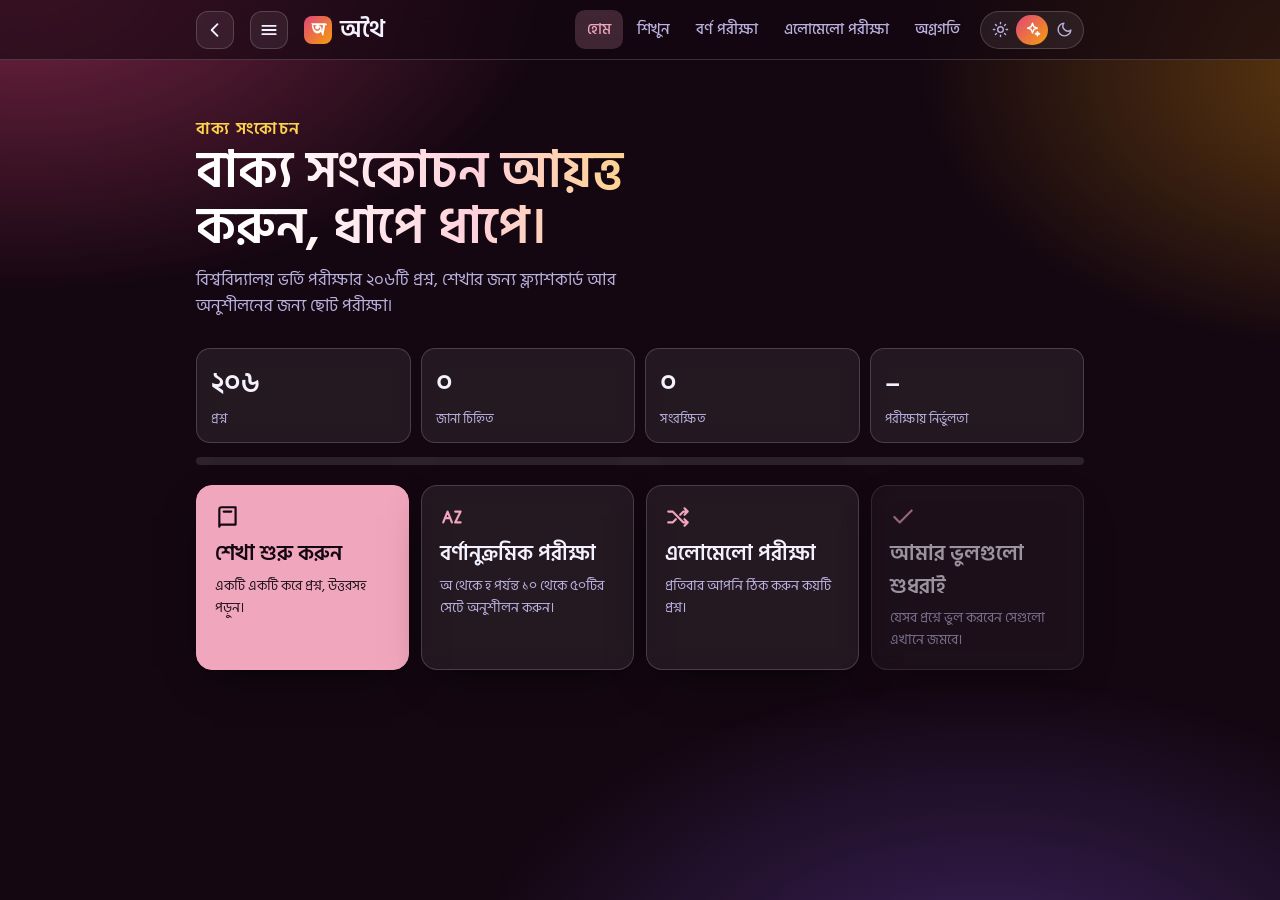
<file: athoi-brief.html>
<!DOCTYPE html>
<html lang="bn"><head><meta charset="utf-8">
<meta name="viewport" content="width=device-width, initial-scale=1, viewport-fit=cover">
<title>অথৈ – বাক্য সংকোচন</title>
<meta name="description" content="অথৈ: বিশ্ববিদ্যালয় ভর্তি পরীক্ষার বাংলা প্রস্তুতি।"><meta name="theme-color" content="#12786a">
<link rel="preconnect" href="https://fonts.googleapis.com"><link href="https://fonts.googleapis.com/css2?family=Hind+Siliguri:wght@400;500;600;700&family=Tiro+Bangla:ital@0;1&display=swap" rel="stylesheet">
<style>
:root{--bg:#f4efe6;--sf:#fffdf8;--sf2:#efe6d8;--ink:#1e1916;--mut:#6d6258;--ln:#e3d7c6;--pr:#7c2f45;--pr2:#5e2234;--prt:#f8e8ec;--gold:#8d6230;--gt:#f8ecd8;--ok:#1d6b45;--okt:#e5f5ec;--bad:#a33b32;--badt:#fbeceb;--sh:0 1px 2px rgba(30,25,22,.05),0 10px 28px -16px rgba(30,25,22,.22);--on:#fff8f6;color-scheme:light}
@media(prefers-color-scheme:dark){:root:not([data-theme="light"]){--bg:#14110f;--sf:#1e1a17;--sf2:#2a2420;--ink:#f6efe8;--mut:#b3a69c;--ln:#3a322c;--pr:#e0a3ad;--pr2:#f0c2c8;--prt:#3a2428;--gold:#e4c07a;--gt:#3a2e1c;--ok:#8fd0ae;--okt:#163028;--bad:#f0b0a8;--badt:#3d221f;--sh:0 1px 2px rgba(0,0,0,.4);--on:#2a1216;color-scheme:dark}}
:root[data-theme="dark"]{--bg:#14110f;--sf:#1e1a17;--sf2:#2a2420;--ink:#f6efe8;--mut:#b3a69c;--ln:#3a322c;--pr:#e0a3ad;--pr2:#f0c2c8;--prt:#3a2428;--gold:#e4c07a;--gt:#3a2e1c;--ok:#8fd0ae;--okt:#163028;--bad:#f0b0a8;--badt:#3d221f;--sh:0 1px 2px rgba(0,0,0,.4);--on:#2a1216;color-scheme:dark}
:root{box-sizing:border-box;padding-top:env(safe-area-inset-top,0px);padding-bottom:env(safe-area-inset-bottom,0px)}html{scroll-padding-top:env(safe-area-inset-top,0px);-webkit-text-size-adjust:100%}
*,*::before,*::after{box-sizing:inherit}
body{margin:0;background:var(--bg);color:var(--ink);font:16px/1.55 "Hind Siliguri",system-ui,sans-serif;min-height:100vh}
button,input,select{font:inherit;color:inherit}button{cursor:pointer}
:focus-visible{outline:2px solid var(--pr);outline-offset:2px}
.wrap{max-width:920px;margin:0 auto;padding:16px 16px 96px}
header.top{position:sticky;top:env(safe-area-inset-top,0px);z-index:20;background:color-mix(in srgb,var(--bg) 88%,transparent);backdrop-filter:blur(10px);border-bottom:1px solid var(--ln)}
header.top>div{max-width:920px;margin:0 auto;display:flex;align-items:center;gap:8px;padding:10px 16px}
.logo{font:600 24px "Tiro Bangla",Georgia,serif;letter-spacing:.2px;margin-right:auto;cursor:pointer;display:flex;gap:8px;align-items:center}
.logo i{width:28px;height:28px;border-radius:8px;background:var(--pr);color:var(--on);display:grid;place-items:center;font:italic 600 18px "Tiro Bangla",serif}
nav.d{display:flex;gap:2px}nav.d a,nav.m a{padding:8px 12px;border-radius:10px;color:var(--mut);text-decoration:none;font-weight:500;font-size:15px}
nav.d a:hover{background:var(--sf2)}nav a.on{color:var(--pr);background:var(--prt)}
nav.m{display:none;position:fixed;left:0;right:0;bottom:0;z-index:20;background:var(--sf);border-top:1px solid var(--ln);padding:6px 6px calc(6px + env(safe-area-inset-bottom,0px))}
nav.m a{flex:1;text-align:center;font-size:14px;font-weight:600;line-height:1.2;padding:8px 2px;min-height:48px;display:flex;align-items:center;justify-content:center}
a.logo{color:inherit;text-decoration:none}.ib{border:1px solid var(--ln);background:var(--sf);border-radius:10px;width:38px;height:38px;display:grid;place-items:center}
h1,h2,h3{font-family:"Tiro Bangla",Georgia,serif;font-weight:600;margin:0}
.hero{padding:28px 0 8px}.hero h1{font-size:clamp(32px,6vw,52px);line-height:1.08;max-width:20ch;text-wrap:balance}.hero p{color:var(--mut);max-width:52ch;margin:12px 0 0;font-size:17px}
.grid{display:grid;gap:12px;grid-template-columns:repeat(auto-fit,minmax(210px,1fr));margin-top:20px}
.tile{display:flex;flex-direction:column;align-items:flex-start;justify-content:flex-start;background:var(--sf);border:1px solid var(--ln);border-radius:16px;padding:18px;text-align:left;box-shadow:var(--sh);transition:transform .15s,border-color .15s}
.tile:hover{transform:translateY(-2px);border-color:var(--pr)}.tile h3{font-size:21px;margin:8px 0 4px}.tile p{margin:0;color:var(--mut);font-size:14px}.tile svg{width:26px;height:26px;color:var(--pr)}
.tile:disabled{opacity:.6;cursor:not-allowed}.tile:disabled:hover{transform:none;border-color:var(--ln)}.tile.pri{background:var(--pr);border-color:var(--pr);color:var(--on)}.tile.pri p,.tile.pri svg{color:var(--on)}.tile.pri p{opacity:.92}
.stats{display:flex;gap:10px;flex-wrap:wrap;margin-top:20px}.stat{flex:1;min-width:120px;background:var(--sf);border:1px solid var(--ln);border-radius:14px;padding:12px 14px}.stat b{display:block;font:600 28px "Tiro Bangla",serif}.stat span{color:var(--mut);font-size:13px}
.bar{height:6px;background:var(--sf2);border-radius:9px;overflow:hidden}.bar i{display:block;height:100%;background:var(--pr);border-radius:9px;transition:width .3s}
.bar.lg{height:8px}
.btn{border:1px solid var(--ln);background:var(--sf);border-radius:12px;padding:10px 16px;font-weight:600;display:inline-flex;gap:6px;align-items:center;justify-content:center}
.btn:hover{border-color:var(--pr)}.btn.p{background:var(--pr);color:var(--on);border-color:var(--pr)}.btn.p:hover{background:var(--pr2)}.btn:disabled{opacity:.45;cursor:not-allowed}
.row{display:flex;gap:8px;flex-wrap:wrap;align-items:center}.sp{flex:1}
.chip{display:inline-flex;align-items:center;gap:6px;border:1px solid var(--ln);background:var(--sf);border-radius:99px;padding:5px 12px;font-size:14px;font-weight:500;color:var(--mut)}
.chip svg,.ans svg{width:18px;height:18px;flex:none}.ans.hid svg{vertical-align:-4px;margin-right:4px}.chip.on{background:var(--prt);color:var(--pr);border-color:var(--pr)}
.chip[disabled]{opacity:.35}
input[type=search],input[type=number],input.t,select{background:var(--sf);border:1px solid var(--ln);border-radius:12px;padding:10px 12px;min-height:42px}
input[type=search]{flex:1;min-width:160px}
.az{display:flex;gap:4px;flex-wrap:wrap;margin:12px 0}.az button{width:32px;height:32px;border-radius:9px;border:1px solid var(--ln);background:var(--sf);font-weight:600;font-size:13px;color:var(--mut)}.az button.on{background:var(--pr);color:var(--on);border-color:var(--pr)}.az button:disabled{opacity:.3;cursor:default}
.card{background:var(--sf);border:1px solid var(--ln);border-radius:20px;padding:22px;box-shadow:var(--sh);margin-top:14px}
.badge{font-size:12.5px;font-weight:600;padding:3px 10px;border-radius:99px;background:var(--gt);color:var(--gold)}.badge.K{background:var(--prt);color:var(--pr)}.eyebrow{margin:0 0 6px;font-weight:600;font-size:13px;letter-spacing:.08em;text-transform:uppercase;color:var(--pr)}.stem u,.tq u{text-decoration-thickness:2px;text-underline-offset:4px;text-decoration-color:var(--pr)}
.no{color:var(--mut);font-size:13px}
.hw{font-size:clamp(34px,8vw,56px);line-height:1.1;margin:14px 0 4px;word-break:break-word;display:flex;align-items:center;gap:10px;flex-wrap:wrap}
.stem{color:var(--mut);margin:4px 0 14px;font-size:16px}
.ans{border-radius:14px;padding:14px 16px;background:var(--okt);border:1px solid color-mix(in srgb,var(--ok) 35%,transparent)}.ans small{color:var(--ok);font-weight:600;display:block}.ans b{font:600 26px "Tiro Bangla",serif;color:var(--ok)}
.ans.hid{background:var(--sf2);border:1px dashed var(--ln);text-align:center;cursor:pointer;color:var(--mut)}
.oth{display:flex;gap:6px;flex-wrap:wrap;margin:12px 0}.oth span{background:var(--sf2);border-radius:9px;padding:3px 10px;font-size:14px;color:var(--mut)}
.bn{margin-top:14px;padding-top:14px;border-top:1px dashed var(--ln)}.bn label{font-size:13px;color:var(--mut);display:block;margin-bottom:6px}.bn input{width:100%;font-family:"Hind Siliguri",sans-serif}.bn a{font-size:13px;color:var(--pr)}
.ico{border:1px solid var(--ln);background:var(--sf);border-radius:10px;width:36px;height:36px;display:grid;place-items:center;color:var(--mut)}.ico.on{color:var(--gold);border-color:var(--gold);background:var(--gt)}.ico.ok.on{color:var(--ok);border-color:var(--ok);background:var(--okt)}
.ico svg,.ib svg{width:19px;height:19px}
.pg{display:flex;align-items:center;gap:10px;margin-top:14px}.pg .bar{flex:1}
h2.s{font-size:26px;margin:22px 0 6px}.mut{color:var(--mut)}
.sets{display:grid;gap:10px;grid-template-columns:repeat(auto-fill,minmax(200px,1fr));margin-top:12px}
.set{background:var(--sf);border:1px solid var(--ln);border-radius:14px;padding:14px;text-align:left}.set:hover{border-color:var(--pr)}.set b{font:600 19px "Tiro Bangla",serif;display:block}.set span{font-size:13px;color:var(--mut)}.set em{font-style:normal;font-size:12px;color:var(--ok);font-weight:600}
.seg{display:inline-flex;border:1px solid var(--ln);border-radius:12px;overflow:hidden;background:var(--sf)}.seg button{border:0;background:none;padding:8px 14px;font-weight:600;color:var(--mut)}.seg button.on{background:var(--pr);color:var(--on)}
.cnt{display:flex;align-items:center;gap:8px}.cnt input{width:90px;text-align:center;font-size:22px;font-weight:600}
.tq{font:600 clamp(24px,5vw,34px)/1.25 "Tiro Bangla",Georgia,serif;margin:6px 0 16px}
.opt{display:flex;gap:12px;align-items:center;width:100%;text-align:left;background:var(--sf);border:1.5px solid var(--ln);border-radius:14px;padding:13px 14px;margin-bottom:10px;font-size:17px;transition:border-color .12s,background .12s}
.opt:hover:not(:disabled){border-color:var(--pr)}.opt i{font-style:normal;width:28px;height:28px;border-radius:8px;background:var(--sf2);display:grid;place-items:center;font-weight:700;font-size:13px;flex:none;color:var(--mut)}
.opt.ok{background:var(--okt);border-color:var(--ok)}.opt.ok i{background:var(--ok);color:var(--on)}.opt.no{background:var(--badt);border-color:var(--bad)}.opt.no i{background:var(--bad);color:var(--on)}.opt:disabled{cursor:default}
.fb{padding:10px 14px;border-radius:12px;font-weight:600;margin:4px 0 10px}.fb.ok{background:var(--okt);color:var(--ok)}.fb.no{background:var(--badt);color:var(--bad)}.fb small{display:block;font-weight:400;color:var(--mut)}
.nv{display:flex;gap:6px;flex-wrap:wrap;margin-top:16px}.nv button{width:34px;height:34px;border-radius:9px;border:1px solid var(--ln);background:var(--sf);font-size:13px;font-weight:600;color:var(--mut)}.nv .c{background:var(--ok);color:var(--on);border-color:var(--ok)}.nv .w{background:var(--bad);color:var(--on);border-color:var(--bad)}.nv .cur{outline:2px solid var(--pr);outline-offset:1px}
.ring{width:150px;height:150px;border-radius:50%;display:grid;place-items:center;background:conic-gradient(var(--ok) calc(var(--p)*1%),var(--sf2) 0)}.ring div{width:118px;height:118px;border-radius:50%;background:var(--sf);display:grid;place-items:center;font:600 34px "Tiro Bangla",serif}
.rv{background:var(--sf);border:1px solid var(--ln);border-left:4px solid var(--ok);border-radius:12px;padding:12px 14px;margin-top:10px}.rv.w{border-left-color:var(--bad)}.rv b{font-weight:600}.rv .mut{font-size:14px}
table{width:100%;border-collapse:collapse;font-size:14px}td,th{padding:8px 6px;border-bottom:1px solid var(--ln);text-align:left}th{color:var(--mut);font-weight:500}
.scr{overflow-x:auto}
dialog{border:1px solid var(--ln);border-radius:18px;background:var(--sf);color:var(--ink);padding:0;width:min(560px,94vw);max-height:80vh}dialog::backdrop{background:rgba(0,0,0,.5)}dialog .h{padding:14px 16px;border-bottom:1px solid var(--ln);display:flex;align-items:center}dialog .b{overflow:auto;max-height:60vh;padding:6px}
.li{display:flex;width:100%;gap:10px;text-align:left;border:0;background:none;padding:9px 10px;border-radius:10px}.li:hover,.li.on{background:var(--prt)}.li b{font-weight:600}.li span{color:var(--mut);margin-left:auto;font-size:13px}
.toast{position:fixed;left:50%;bottom:90px;transform:translateX(-50%);background:var(--ink);color:var(--bg);padding:8px 16px;border-radius:99px;font-size:14px;z-index:50}
@media(max-width:720px){nav.d{display:none}nav.m{display:flex}.wrap{padding-bottom:110px}.logo{font-size:21px}}
@media(prefers-reduced-motion:reduce){*{transition:none!important}}
.hr{display:flex;align-items:center;gap:8px}a.all{font-size:13px;font-weight:600;color:var(--pr);text-decoration:none;border:1px solid var(--ln);background:var(--sf);padding:8px 12px;border-radius:10px;white-space:nowrap}
/* shared */
.opt.ok{animation:pop .35s}.opt.no{animation:shk .35s}
@keyframes pop{50%{transform:scale(1.03)}}@keyframes shk{25%{transform:translateX(-6px)}75%{transform:translateX(6px)}}
.cf{position:fixed;top:-12px;width:9px;height:14px;border-radius:2px;z-index:99;pointer-events:none;animation:cfall linear forwards}
@keyframes cfall{to{transform:translateY(105vh) rotate(720deg);opacity:.9}}
/* theme switch */
.tsw{position:relative;display:grid;grid-template-columns:repeat(3,32px);padding:3px;border-radius:99px;border:1px solid var(--ln);background:var(--sf)}
.tsw::before{content:"";position:absolute;top:3px;bottom:3px;left:3px;width:32px;border-radius:99px;background:var(--pr);transform:translateX(calc(var(--i,1)*100%));transition:transform .3s cubic-bezier(.3,1.5,.5,1)}
.tsw button{position:relative;z-index:1;height:30px;border:0;background:none;display:grid;place-items:center;color:var(--mut);transition:color .2s}
.tsw button.on{color:var(--on)}.tsw svg{width:17px;height:17px;fill:none;stroke:currentColor;stroke-width:2;stroke-linecap:round;stroke-linejoin:round}
@media(max-width:420px){a.all{padding:8px 10px;font-size:12.5px}}
/* vivid theme (my style) */
:root[data-theme=vivid]{--bg:#140711;--sf:rgba(255,255,255,.07);--sf2:rgba(255,255,255,.11);--ink:#f5f2ff;--mut:#b9b1de;--ln:rgba(255,255,255,.17);--pr:#f0a6bc;--pr2:#e0457b;--prt:rgba(240,166,188,.2);--gold:#fcd34d;--gt:rgba(252,211,77,.16);--ok:#34d399;--okt:rgba(52,211,153,.17);--bad:#fb7185;--badt:rgba(251,113,133,.17);--sh:0 14px 40px -16px rgba(0,0,0,.75);--on:#140711;color-scheme:dark}
[data-theme=vivid] body{background:var(--bg)}
[data-theme=vivid] body::before{content:"";position:fixed;inset:-25%;z-index:-1;pointer-events:none;background:radial-gradient(40% 35% at 18% 14%,rgba(224,69,123,.5),transparent 70%),radial-gradient(34% 30% at 88% 22%,rgba(245,158,11,.34),transparent 70%),radial-gradient(40% 36% at 68% 92%,rgba(139,92,246,.34),transparent 70%);animation:aur 20s ease-in-out infinite alternate}
@keyframes aur{to{transform:translate3d(-5%,4%,0) rotate(7deg) scale(1.12)}}
[data-theme=vivid] header.top,[data-theme=vivid] nav.m{background:rgba(20,7,17,.62);backdrop-filter:blur(16px)}
[data-theme=vivid] .card,[data-theme=vivid] .stat,[data-theme=vivid] .opt,[data-theme=vivid] .chip,[data-theme=vivid] .btn,[data-theme=vivid] .tt,[data-theme=vivid] .cnt input,[data-theme=vivid] .ico{backdrop-filter:blur(10px)}
[data-theme=vivid] h1,[data-theme=vivid] h2,[data-theme=vivid] h3,[data-theme=vivid] .logo,[data-theme=vivid] .tq{font-family:"Hind Siliguri",system-ui,sans-serif}
[data-theme=vivid] .mxh h2,[data-theme=vivid] h2.s{background:linear-gradient(90deg,#fff 10%,#ffd1dc 50%,#fcd34d);-webkit-background-clip:text;background-clip:text;color:transparent}
[data-theme=vivid] .logo i,[data-theme=vivid] .tsw::before{background:linear-gradient(135deg,#e0457b,#f59e0b);color:#fff}
[data-theme=vivid] .tsw button.on{color:#fff}
[data-theme=vivid] .btn.p{background:linear-gradient(135deg,#e0457b,#f59e0b);color:#fff;border:0;box-shadow:0 10px 28px -10px rgba(224,69,123,.9);position:relative;overflow:hidden}
[data-theme=vivid] .btn.p:not(:disabled):hover{filter:brightness(1.1);transform:translateY(-1px)}
[data-theme=vivid] .btn.p:disabled{opacity:.4;box-shadow:none}
[data-theme=vivid] #go:not(:disabled){animation:glow 2.4s ease-in-out infinite}
@keyframes glow{50%{box-shadow:0 10px 34px -4px rgba(245,158,11,.8)}}
[data-theme=vivid] .chip.on{background:linear-gradient(135deg,rgba(224,69,123,.5),rgba(245,158,11,.35));border-color:rgba(240,166,188,.7);color:#fff}
[data-theme=vivid] .bar i{background:linear-gradient(90deg,#e0457b,#f59e0b,#34d399)}
[data-theme=vivid] .ring{background:conic-gradient(#f59e0b calc(var(--p)*1%),rgba(255,255,255,.12) 0);box-shadow:0 0 40px -8px rgba(245,158,11,.6)}
[data-theme=vivid] .opt:hover:not(:disabled){border-color:var(--pr);background:rgba(240,166,188,.14);transform:translateX(3px)}
[data-theme=vivid] .opt i{background:rgba(255,255,255,.12);color:#fff}
[data-theme=vivid] .nv button.cur{outline:2px solid #f59e0b}
[data-theme=vivid] a.all{background:rgba(255,255,255,.08)}
@media(prefers-reduced-motion:reduce){[data-theme=vivid] body::before,#go{animation:none!important}}

[data-theme=vivid] .tile,[data-theme=vivid] .set,[data-theme=vivid] .stat,[data-theme=vivid] table{backdrop-filter:blur(10px)}
[data-theme=vivid] .tile:hover,[data-theme=vivid] .set:hover{border-color:var(--pr);transform:translateY(-2px)}
[data-theme=vivid] .hero h1,[data-theme=vivid] .stat b{font-family:"Hind Siliguri",system-ui,sans-serif}
[data-theme=vivid] .hero h1{background:linear-gradient(90deg,#fff 10%,#ffd1dc 50%,#fcd34d);-webkit-background-clip:text;background-clip:text;color:transparent}
[data-theme=vivid] .eyebrow{color:#fcd34d}

/* colourful options */
.opt{--oc:var(--pr);position:relative;overflow:hidden}
.opt:nth-of-type(1){--oc:#a78bfa}.opt:nth-of-type(2){--oc:#22d3ee}.opt:nth-of-type(3){--oc:#fbbf24}.opt:nth-of-type(4){--oc:#f472b6}.opt:nth-of-type(5){--oc:#34d399}
.opt i{background:var(--oc)!important;color:#16122e!important;font-weight:800;font-style:normal;transition:transform .2s}
.opt:not(:disabled):hover{border-color:var(--oc)!important;background:color-mix(in srgb,var(--oc) 16%,var(--sf))!important;transform:translateX(4px)}
.opt:not(:disabled):active{transform:scale(.98)}.opt:not(:disabled):hover i{transform:scale(1.12) rotate(-6deg)}
.opt.ok{border-color:#22c55e!important;background:linear-gradient(90deg,rgba(34,197,94,.34),rgba(34,197,94,.1))!important;box-shadow:0 0 0 1px #22c55e inset,0 12px 28px -14px #22c55e}
.opt.ok i{background:#22c55e!important;color:#052e12!important}.opt.ok::after{content:"✓";margin-left:auto;font-weight:900;color:#22c55e;font-size:21px}
.opt.no{border-color:#ef4444!important;background:linear-gradient(90deg,rgba(239,68,68,.32),rgba(239,68,68,.08))!important;box-shadow:0 0 0 1px #ef4444 inset,0 12px 28px -14px #ef4444}
.opt.no i{background:#ef4444!important;color:#fff!important}.opt.no::after{content:"✕";margin-left:auto;font-weight:900;color:#ef4444;font-size:21px}
.opt:disabled:not(.ok):not(.no){opacity:.5}
.fb{font-weight:800;font-size:18px;border-radius:14px}.fb small{color:var(--ink)!important;font-weight:500}
.fb.ok{background:linear-gradient(135deg,rgba(34,197,94,.28),rgba(34,211,238,.14))!important;border:1px solid #22c55e;color:#22c55e!important}
.fb.no{background:linear-gradient(135deg,rgba(239,68,68,.28),rgba(251,146,60,.14))!important;border:1px solid #ef4444;color:#ef4444!important}
[data-theme=light] .fb.ok,[data-theme=light] .opt.ok::after{color:#15803d!important}[data-theme=light] .fb.no,[data-theme=light] .opt.no::after{color:#b91c1c!important}
.nv button.c{background:#22c55e!important;border-color:#22c55e!important;color:#052e12!important}.nv button.w{background:#ef4444!important;border-color:#ef4444!important;color:#fff!important}
/* header buttons + drawer */
.hb{width:38px;height:38px;flex:none;border-radius:12px;border:1px solid var(--ln);background:var(--sf);display:grid;place-items:center;color:var(--ink);margin-right:8px}
.hb svg{width:20px;height:20px;fill:none;stroke:currentColor;stroke-width:2.2;stroke-linecap:round;stroke-linejoin:round}
.dov{position:fixed;inset:0;z-index:60;background:rgba(5,3,20,.55);backdrop-filter:blur(3px);opacity:0;pointer-events:none;transition:opacity .25s}
.drw{position:fixed;top:0;bottom:0;left:0;width:min(84vw,330px);z-index:61;background:color-mix(in srgb,var(--bg) 97%,#000);border-right:1px solid var(--ln);box-shadow:20px 0 60px -20px rgba(0,0,0,.6);transform:translateX(-105%);visibility:hidden;transition:transform .3s cubic-bezier(.2,.9,.3,1),visibility .3s;overflow:auto;padding:calc(14px + env(safe-area-inset-top,0px)) 14px 30px}
.dopen .dov{opacity:1;pointer-events:auto}.dopen .drw{transform:none;visibility:visible}.dopen{overflow:hidden}
.drw .dh{display:flex;align-items:center;justify-content:space-between;margin-bottom:14px}
.drw .dl{display:flex;align-items:center;gap:8px;font:600 22px "Tiro Bangla",Georgia,serif;color:var(--ink)}
.drw .dl i{width:28px;height:28px;border-radius:8px;background:var(--pr);color:var(--on);display:grid;place-items:center;font:italic 600 18px "Tiro Bangla",serif}
.drw .dh button{width:38px;height:38px;border-radius:12px;border:1px solid var(--ln);background:var(--sf);color:var(--ink);font-size:16px}
.drw nav{display:flex;flex-direction:column;gap:4px}
.drw nav a{display:flex;align-items:center;gap:12px;padding:13px 14px;border-radius:14px;font-weight:600;color:var(--ink);text-decoration:none;transition:background .15s,transform .15s}
.drw nav a:hover{background:var(--sf2);transform:translateX(3px)}.drw nav a.on{background:var(--prt);color:var(--pr)}
.drw nav a i{width:12px;height:12px;border-radius:50%;flex:none}
.drw nav h4{margin:16px 6px 4px;font-size:12px;letter-spacing:.1em;text-transform:uppercase;color:var(--mut)}
.drw nav a.mixl{margin:6px 0;color:#fff;background:linear-gradient(115deg,#5b3df5,#0ea5e9,#10b981,#f59e0b,#ec4899);background-size:250% 250%;animation:dmix 8s ease-in-out infinite;box-shadow:0 10px 24px -10px rgba(91,61,245,.8)}
@keyframes dmix{0%,100%{background-position:0% 50%}50%{background-position:100% 50%}}

/* progress / marking / saved */
.starb{float:right;margin-left:8px;border:1.5px solid var(--ln);background:var(--sf);color:var(--mut);border-radius:99px;padding:6px 12px;font-weight:700;font-size:13.5px;transition:all .2s}
.starb.on{background:#fbbf24;border-color:#fbbf24;color:#3b2a00;box-shadow:0 6px 16px -8px #fbbf24}.starb:hover{transform:scale(1.05)}
.rv{position:relative}.rv .starb{padding:4px 10px;margin:0 0 4px 8px}
.mkb{margin-top:16px}.mkh{display:flex;justify-content:space-between;align-items:center;gap:10px;flex-wrap:wrap}
.mkg{display:grid;grid-template-columns:1fr 1fr;gap:12px;margin-top:10px}.mkg label{display:flex;flex-direction:column;gap:6px;font-size:13.5px;color:var(--mut);font-weight:600}
.mkg input{height:44px;border-radius:12px;border:1.5px solid var(--ln);background:var(--sf);color:var(--ink);font:700 18px inherit;padding:0 12px;width:100%}
.mst{display:grid;grid-template-columns:repeat(4,1fr);gap:8px;margin:4px 0 8px}.mst .mb{border-radius:14px;padding:10px 4px;background:var(--sf2);text-align:center}
.mst .mb b{display:block;font:800 22px "Hind Siliguri",sans-serif}.mst .mb span{font-size:12px;color:var(--mut)}
.mst .ok{background:rgba(34,197,94,.18)}.mst .ok b{color:#22c55e}.mst .no{background:rgba(239,68,68,.18)}.mst .no b{color:#ef4444}
.ptabs{display:flex;width:100%;margin:6px 0 14px}.ptabs button{flex:1;padding:10px 4px;font-size:13.5px}.ptabs em{font-style:normal;font-size:11.5px;background:var(--prt);color:var(--pr);padding:1px 6px;border-radius:99px;margin-left:3px}
.rcard{position:relative;display:flex;align-items:center;justify-content:space-between;gap:10px;padding:14px 44px 14px 16px;margin-bottom:10px;border-radius:16px;border:1px solid var(--ln);background:var(--sf);cursor:pointer;transition:transform .15s,border-color .15s}
.rcard:hover{transform:translateY(-2px);border-color:var(--pr)}.rcard .rl b{display:block}.rcard .rl span{font-size:12.5px}
.rcard .rr{text-align:right;white-space:nowrap}.rcard .rr b{font:800 20px "Hind Siliguri",sans-serif}.rcard .rr small{font-size:13px;color:var(--mut);font-weight:600}
.pcb{display:block;margin-top:2px;font-size:12.5px;font-weight:800;padding:2px 9px;border-radius:99px;width:max-content;margin-left:auto}.pcb.g{background:rgba(34,197,94,.2);color:#22c55e}.pcb.y{background:rgba(251,191,36,.22);color:#d99a00}.pcb.r{background:rgba(239,68,68,.2);color:#ef4444}
.rdel{position:absolute;right:8px;top:8px;width:28px;height:28px;border-radius:50%;border:0;background:transparent;color:var(--mut);font-size:15px}.rdel:hover{background:rgba(239,68,68,.2);color:#ef4444}
.mrow{display:flex;align-items:center;gap:12px;padding:14px;margin-bottom:10px;border-radius:16px;border:1px solid var(--ln);background:var(--sf)}.mrow .mq{flex:1;min-width:0}
.tick{flex:none;width:46px;height:46px;border-radius:50%;border:2px solid #22c55e;background:transparent;color:#22c55e;font-size:22px;font-weight:900;transition:all .2s}.tick:hover{background:#22c55e;color:#052e12;transform:scale(1.1)}
.tick.star{border-color:#fbbf24;color:#fbbf24}.tick.star:hover{background:#fbbf24;color:#3b2a00}
.mix p{max-width:calc(100% - 84px)}</style><script>try{document.documentElement.dataset.theme=localStorage.getItem("athoiথিম")||"vivid"}catch(e){document.documentElement.dataset.theme="vivid"}</script><link rel="icon" href="favicon.svg" type="image/svg+xml"><meta name="theme-color" content="#7c2f45"></head><body>
<header class="top"><div><button class="hb" id="bk" aria-label="পেছনে যান" title="পেছনে"><svg viewBox="0 0 24 24"><path d="M15 5l-7 7 7 7"/></svg></button><button class="hb" id="mb" aria-label="মেনু খুলুন" title="মেনু"><svg viewBox="0 0 24 24"><path d="M4 7h16M4 12h16M4 17h16"/></svg></button><a class="logo" href="index.html"><i>অ</i>অথৈ</a><nav class="d" id="nd"></nav><span class="hr"><div class="tsw" id="tsw" role="group" aria-label="থিম"><button data-th="light" title="লাইট থিম" aria-label="লাইট থিম"><svg viewBox="0 0 24 24"><circle cx="12" cy="12" r="4"/><path d="M12 2v2M12 20v2M4.9 4.9l1.4 1.4M17.7 17.7l1.4 1.4M2 12h2M20 12h2M4.9 19.1l1.4-1.4M17.7 6.3l1.4-1.4"/></svg></button><button data-th="vivid" title="ভিভিড থিম" aria-label="ভিভিড থিম"><svg viewBox="0 0 24 24"><path d="M12 3l1.9 5.1L19 10l-5.1 1.9L12 17l-1.9-5.1L5 10l5.1-1.9z"/><path d="M19 15l.8 2.2L22 18l-2.2.8L19 21l-.8-2.2L16 18l2.2-.8z"/></svg></button><button data-th="dark" title="ডার্ক থিম" aria-label="ডার্ক থিম"><svg viewBox="0 0 24 24"><path d="M21 12.8A9 9 0 1 1 11.2 3a7 7 0 0 0 9.8 9.8z"/></svg></button></div></span></div></header><div class="dov" id="dov"></div><aside class="drw" id="drw" aria-hidden="true"></aside>
<main class="wrap" id="app"></main><nav class="m" id="nm"></nav><dialog id="dg"></dialog>
<script>
const D=[{"n":1,"h":"যিনি ন্যায়শাস্ত্র জানেন","q":"'যিনি ন্যায়শাস্ত্র জানেন'-এর এককথায় প্রকাশিত রূপ হলো—","o":["ন্যায়বাগীশ","নৈয়ায়িক","ন্যায়পাল","ন্যায়বান্ধ"],"a":1,"k":"K"},{"n":2,"h":"প্রোষিতভর্তৃকা","q":"'প্রোষিতভর্তৃকা'—শব্দটির অর্থ কী?","o":["ভর্ৎসনাপ্রাপ্ত তরুণী","ভূমিতে প্রোথিত তরুমূল","যে নারীর স্বামী বিদেশে অবস্থান করে","যে বিবাহিতা নারী পিত্রালয়ে অবস্থান করে"],"a":2,"k":"K"},{"n":3,"h":"জিজীবিষা","q":"'জিজীবিষা' শব্দটি দিয়ে বোঝায়—","o":["জয়ের ইচ্ছা","হত্যার ইচ্ছা","বেঁচে থাকার ইচ্ছা","শোনার ইচ্ছা"],"a":2,"k":"K"},{"n":4,"h":"অন্যে","q":"অন্যের রচনা থেকে চুরি করাকে বলা হয়-","o":["বেতসবৃত্তি","পতঙ্গবৃত্তি","জলৌকাবৃত্তি","কুম্ভিলকবৃত্তি"],"a":3,"k":"K"},{"n":5,"h":"নষ্ট হওয়ার স্বভাব যার","q":"“নষ্ট হওয়ার স্বভাব যার' এক কথায় হবে—","o":["নিদাঘ","নশ্বর","নষ্টমান","বিনশ্বর"],"a":1,"k":"K"},{"n":6,"h":"অক্ষির সমীপে","q":"'অক্ষির সমীপে'-এর সংক্ষেপণ হলো—","o":["সমক্ষ","পরোক্ষ","প্রত্যক্ষ","নিরপেক্ষ"],"a":0,"k":"K"},{"n":7,"h":"কর্মে যাহার ক্লান্তি নাই","q":"“কর্মে যাহার ক্লান্তি নাই' এই বাক্যাংশের সংক্ষিপ্ত রূপ কি?","o":["ক্লান্তিহীন","অক্লান্ত","অক্লান্ত কর্মী","অবিশ্রাম"],"a":2,"k":"K"},{"n":8,"h":"","q":"‘যা সহজে অতিক্রম করা যায় না'- এ বাক্যাংশের সংক্ষিপ্ত রূপ কি?","o":["অনতিক্রম্য","অলঙ্ঘ্য","দুরতিক্রম্য","দুর্গম"],"a":2,"k":"K"},{"n":9,"h":"","q":"যা চিরস্থায়ী নয়—","o":["অস্থায়ী","ক্ষণিক","ক্ষণস্থায়ী","নশ্বর"],"a":3,"k":"K"},{"n":10,"h":"","q":"যে ভূমিতে ফসল জন্মায় না-","o":["পতিত","অনুর্বর","ঊষর","বন্ধ্যা"],"a":2,"k":"K"},{"n":11,"h":"যা পূর্বে ছিল এখন নেই","q":"'যা পূর্বে ছিল এখন নেই'—এক কথায় কি হবে?","o":["অপূর্ব","অদৃষ্টপূর্ব","অভূতপূর্ব","ভূতপূর্ব"],"a":3,"k":"K"},{"n":12,"h":"যা বলা হয়নি","q":"এক কথায় প্রকাশ করুন— 'যা বলা হয়নি'","o":["অউক্ত","অব্যক্ত","অনুক্ত","অব্যাক্ত"],"a":2,"k":"K"},{"n":13,"h":"ক্ষমার যোগ্য","q":"‘ক্ষমার যোগ্য’-এর বাক্য সংকোচন—","o":["ক্ষমার্হ","ক্ষমাপ্রার্থী","ক্ষমা","ক্ষমাপ্রদ"],"a":0,"k":"K"},{"n":14,"h":"","q":"'যিনি বক্তৃতা দানে পটু –","o":["বাকপটু","সুবক্তা","অনলবর্ষী","বাগ্মী"],"a":3,"k":"K"},{"n":15,"h":"","q":"ইতিহাস বিষয়ে অভিজ্ঞ যিনি —","o":["ঐতিহাসিক","ইতিহাসবেত্তা","ইতিহাস রচয়িতা","ইতিহাসজ্ঞ"],"a":1,"k":"K"},{"n":16,"h":"পরিমিত ব্যয় করে যে","q":"‘পরিমিত ব্যয় করে যে' এককথায় প্রকাশ করুন :","o":["মিতব্যয়ী","কৃপণ","অপচয়কারী","বিলাসী"],"a":0,"k":"K"},{"n":17,"h":"","q":"'যে আপনার রং লুকায় তাকে এক কথায় বলে—","o":["অদৃশ্য","বর্ণচোরা","ভূতপূর্ব","ফুলেল"],"a":1,"k":"K"},{"n":18,"h":"","q":"'কি করতে হবে ভেবে পায় না' তার এই অবস্থাকে বলা হয়—","o":["কিংকর্তব্যবিমূঢ়","বিস্মিত","সুভাষিত","লজ্জিত"],"a":0,"k":"K"},{"n":19,"h":"যা পূর্বে দেখা যায়নি","q":"'যা পূর্বে দেখা যায়নি' এককথায় কি হবে?","o":["অদৃষ্ট","অপূর্ব","দৃষ্টপূর্ব","অদৃষ্টপূর্ব"],"a":3,"k":"K"},{"n":20,"h":"ঈষৎ আমিষ গন্ধ যার","q":"‘ঈষৎ আমিষ গন্ধ যার'-এর এককথায় প্রকাশ কী হবে?","o":["আমিষ্ট","আমষে","আঁষটে","আমিষ্য","কোনোটিই নয়"],"a":2,"k":"K"},{"n":21,"h":"অরিকে দমন করে যে","q":"‘অরিকে দমন করে যে'-এর এককথায় প্রকাশ কী হবে?","o":["হরিহর","অরিদম","অরিত্র","অরিন্দম","কোনোটিই নয়"],"a":3,"k":"K"},{"n":22,"h":"যা পূর্বে কখনো হয়নি","q":"'যা পূর্বে কখনো হয়নি'-এর সঠিক বাক্য সংকোচন হলো—","o":["ভূতপূর্ব","অভূতপূর্ব","অদৃষ্টপূর্ব","অশ্রুতপূর্ব"],"a":1,"k":"K"},{"n":23,"h":"পরের অন্নে যে বেঁচে থাকে","q":"‘পরের অন্নে যে বেঁচে থাকে'-এর এক কথায় প্রকাশ কোনটি?","o":["পরান্নজীবী","পরান্নভোজী","পরজীবী","পরাশ্রয়ী"],"a":0,"k":"K"},{"n":24,"h":"সাপের খোলস","q":"‘সাপের খোলস' কে এক কথায় কী বলে?","o":["অজিন","নির্মোক","আঁইশ","ছলম"],"a":1,"k":"K"},{"n":25,"h":"","q":"উপস্থিত বুদ্ধি আছে যার-","o":["বুদ্ধিমান","বুদ্ধিমতি","বিচক্ষণ","প্রত্যুৎপন্নমতি"],"a":3,"k":"K"},{"n":26,"h":"মৃতের মত অবস্থা যার","q":"‘মৃতের মত অবস্থা যার' তাকে এক কথায় কি বলা হয়?","o":["মূমূর্ষ","মুমূর্ষু","মূমূর্ষু","মৃতবৃত্ত"],"a":1,"k":"K"},{"n":27,"h":"যার বসন আলগা","q":"'যার বসন আলগা'-এর বাক্য সংকোচন—","o":["আলগা বসন","অসংবৃত","লজ্জাহীন","সংযুক্তহীনতা"],"a":1,"k":"K"},{"n":28,"h":"পরকে প্রতিপালন করে যে","q":"'পরকে প্রতিপালন করে যে' এক কথায় কী হবে?","o":["পরভৃত","পরভৃৎ","প্রতিপালক","প্রতিপোষক"],"a":1,"k":"K"},{"n":29,"h":"তিতিক্ষা","q":"'তিতিক্ষা' শব্দ দ্বারা বুঝায়—","o":["লাভ করার ইচ্ছা","গমন করার ইচ্ছা","ক্ষমা করার ইচ্ছা","ত্যাগ করার ইচ্ছা"],"a":2,"k":"K"},{"n":30,"h":"যা কষ্টে নিবারণ করা যায়","q":"'যা কষ্টে নিবারণ করা যায়'-এর বাক্যে সংকোচন কোনটি?","o":["দুর্নিবার","অনিবার্য","অনির্বাণ","কোনটিই নয়"],"a":0,"k":"K"},{"n":31,"h":"অনেকের মধ্যে এক","q":"‘অনেকের মধ্যে এক'-এর সঠিক বাক্য সংকোচন হলো-","o":["অনন্য","অসাধারণ","অন্যতম","শ্রেষ্ঠ"],"a":2,"k":"K"},{"n":32,"h":"","q":"এক কথায় প্রকাশ করুন : 'যে নারীর হাসি সুন্দর'।","o":["সুস্মিতা","সুহাসিনী","সুহাসি","সুচিস্মিতা"],"a":0,"k":"K"},{"n":33,"h":"","q":"এক কথায় প্রকাশ করুন : 'অনেক অভিজ্ঞতা আছে যার'।","o":["দূরদর্শী","অভিজ্ঞ","বহুদর্শী","ত্রিকালজ্ঞ"],"a":2,"k":"K"},{"n":34,"h":"সকলের জন্য প্রযোজ্য","q":"'সকলের জন্য প্রযোজ্য'-এর এক কথায় প্রকাশ কী?","o":["সর্বজনীন","বিশ্বজনীন","সর্বতা","সর্বত্র"],"a":0,"k":"K"},{"n":35,"h":"বাঘে","q":"বাঘের ডাককে এক কথায় বলে-","o":["নাদ","বৃংহিত","গর্জন","অজিন"],"a":2,"k":"K"},{"n":36,"h":"","q":"'বড় ভাই থাকতে ছোট ভাইয়ের বিয়ে'-এর এক কথায় প্রকাশ কি?","o":["পরিবেদন","চিরকুমার","লবেজান","অভিসার"],"a":0,"k":"K"},{"n":37,"h":"ময়ূরে","q":"ময়ূরের ডাক-এক কথায় কী বলে?","o":["নাদ","গর্জন","কুহু","কেকা"],"a":3,"k":"K"},{"n":38,"h":"যা দমন করা কষ্টকর","q":"‘যা দমন করা কষ্টকর'-এক কথায়-","o":["অদম্য","দুর্দমনীয়","দুর্নিবার","অনিবার্য"],"a":1,"k":"K"},{"n":39,"h":"","q":"'যে উপকারীর অপকার করে'-এক কথায়―","o":["কৃতঘ্ন","শত্রুঘ্ন","অকৃতজ্ঞ","অপকারী"],"a":0,"k":"K"},{"n":40,"h":"","q":"'যার কোনো কিছু থেকেই ভয় নেই'-এক কথায় প্রকাশ কি?","o":["অভয়","ভয়শূন্য","অকুতোভয়","নিৰ্ভীক"],"a":2,"k":"K"},{"n":41,"h":"সম্মুখে অগ্রসর হয়ে অভ্যর্থনা","q":"‘সম্মুখে অগ্রসর হয়ে অভ্যর্থনা' – এক কথায় প্রকাশ করলে কী হয়?","o":["প্রত্যুদ্‌গমন","অগ্রগামী","শুভ পদার্পণ","স্বাগতম"],"a":0,"k":"K"},{"n":42,"h":"মেঘের ধ্বনি","q":"‘মেঘের ধ্বনি’-এর বাক্য সংকোচন কোনটি?","o":["মৃন্ময়","জীমূতমন্দ্ৰ","জীমূতেন্দ্ৰ","শানকি"],"a":1,"k":"K"},{"n":43,"h":"","q":"'বীর সন্তান প্রসব করে যে নারী' এক কথায় তাকে কী বলে?","o":["বীরপুত্র","রত্নগর্ভা","স্বর্ণমাতা","বীরপ্রসূ"],"a":3,"k":"K"},{"n":44,"h":"","q":"যে মেয়ের বিয়ে হয়নি-এর বাক্য সংকোচন কোনটি?","o":["মৃতবৎসা","কৃতদার","অনুজা","অনূঢ়া"],"a":3,"k":"K"},{"n":45,"h":"হনন করা","q":"হনন করার ইচ্ছা-এর বাক্য সংকোচন কোনটি?","o":["লিপ্সা","জিঘাংসা","কৃতঘ্ন","জিতেন্দ্রিয়"],"a":1,"k":"K"},{"n":46,"h":"নির্মোক","q":"'নির্মোক' কোন শব্দগুচ্ছের সংকুচিত রূপ?","o":["পশুর খোলস","নিমোক রাখার পাত্র","নির্মোহ লোক","সাপের খোলস"],"a":3,"k":"K"},{"n":47,"h":"","q":"কষ্টে লাভ হয় যা―","o":["সুলভ","দুর্লভ্য","দূর্লভ","দুর্লভ"],"a":3,"k":"K"},{"n":48,"h":"","q":"জন্মহীন মৃত্যুহীন—","o":["অয","আমৃত্যু","অজ","অজেয়"],"a":2,"k":"K"},{"n":49,"h":"","q":"ইতিহাস রচনা করেন যিনি","o":["ইতিহাস লেখক","ঐতিহাসিক","ইতিহাসবেত্তা","ঐতিহাসিকতা"],"a":1,"k":"K"},{"n":50,"h":"রিরি করা","q":"'রিরি করা' দিয়ে কি প্রকাশ পায়?","o":["কড়া মেজাজ","তীব্র ক্রোধ","তীব্র ব্যথা","কড়া কথা"],"a":1,"k":"K"},{"n":51,"h":"দুবা","q":"দুবার জন্মে যা-","o":["দ্বৈত জন্ম","দ্বিজ","দ্বিজন্ম","পুনর্জন্ম"],"a":1,"k":"K"},{"n":52,"h":"","q":"যা স্থায়ী নয়—","o":["অস্থায়ী","ক্ষণস্থায়ী","ক্ষণিক","নশ্বর"],"a":1,"k":"K"},{"n":53,"h":"পাখি","q":"পাখির ডাক—","o":["হেষা","কেকা","অজিন","কূজন"],"a":3,"k":"K"},{"n":54,"h":"","q":"বিনা যত্নে উৎপন্ন হয় যা-এর বাক্য সংকোচন কি?","o":["অনায়াসলব্ধ","অযত্নজাত","অযত্নসম্ভূত","অযত্নলব্ধ"],"a":2,"k":"K"},{"n":55,"h":"ব্যয় করতে কুণ্ঠাবোধ করেন যিনি","q":"'ব্যয় করতে কুণ্ঠাবোধ করেন যিনি'-এর বাক্য সংকোচন কি?","o":["ব্যয়কুণ্ঠ","হিসাবী","মিতব্যয়ী","কৃপণ"],"a":0,"k":"K"},{"n":56,"h":"যা আঘাত পায়নি","q":"'যা আঘাত পায়নি'-এর বাক্য সংকোচন কি?","o":["অনিরুদ্ধ","নির্ঘাৎ","অনাঘাত","অনাহত"],"a":3,"k":"K"},{"n":57,"h":"","q":"কোনটি রাজহাঁসের ডাক?","o":["বৃংহতি","ক্রেকার","বুজন","হ্রেষা"],"a":1,"k":"K"},{"n":58,"h":"যা বিলুপ্ত হচ্ছে","q":"‘যা বিলুপ্ত হচ্ছে’-এর এক কথায় প্রকাশ কি হবে?","o":["বিলুপ্তজাত","বিলীয়মান","অস্থাবর","নশ্বর","ক্ষয়মান"],"a":1,"k":"K"},{"n":59,"h":"","q":"‘যে নারীর স্বামী ও পুত্র নেই'-এর এক কথায় প্রকাশ-","o":["কুমারী","অনূঢ়া","অবীরা","বিধবা","কোনোটিই নয়"],"a":2,"k":"K"},{"n":60,"h":"","q":"'যে মদের নেশা করে'—এক কথায় প্রকাশ করুন।","o":["মদপ্রেমিক","মদের নেশা","মদচুর","মাতাল"],"a":3,"k":"K"},{"n":61,"h":"উপকারীর উপকা","q":"উপকারীর উপকার স্বীকার করে যে-এর সংক্ষিপ্ত রূপ কোনটি?","o":["উপকার স্বীকার","কৃতঘ্ন","অকৃতজ্ঞ","কৃতজ্ঞ"],"a":3,"k":"K"},{"n":62,"h":"চক্রে","q":"চক্রের প্রান্তভাগকে এককথায় বলে-","o":["চক্রেশ","চক্রসীমা","চক্রধারা","চক্রবিন্দু"],"a":2,"k":"K"},{"n":63,"h":"","q":"কোনটি হাতির ডাক?","o":["ঘেঁষা","বৃংহিত","ক্রেকার","কখন"],"a":1,"k":"K"},{"n":64,"h":"জানা","q":"জানার ইচ্ছা—","o":["জিজ্ঞাসা","জিঘাংসা","তৃষ্ণা","আগ্রহ"],"a":0,"k":"K"},{"n":65,"h":"","q":"চেটে খাওয়া যায় যা-","o":["চাটনি","চোষ্য","লেহ্য","চর্ব"],"a":2,"k":"K"},{"n":66,"h":"","q":"কৃতঘ্ন' শব্দের অর্থ কি?","o":["যে উপকারীর উপকার করে না","যে উপকারীর অপকার করে","যে উপকারীর উপকার স্বীকার করে না","যে উপকারীর উপকার ভূলে যায়"],"a":2,"k":"K"},{"n":67,"h":"","q":"বাক্য সংকোচন করুন- ‘চক্ষু দ্বারা গৃহীত ।","o":["প্রত্যক্ষ","সম্মুখ","চাক্ষুষ","প্রত্যক্ষদর্শী"],"a":2,"k":"K"},{"n":68,"h":"কম কথা বলে যে","q":"এক কথায় প্রকাশ কর— 'কম কথা বলে যে'-","o":["আবাচাল","মিতভাষী","মিতভাষি","মিতভাসী"],"a":1,"k":"K"},{"n":69,"h":"শুভক্ষণে জন্ম যার","q":"‘শুভক্ষণে জন্ম যার'- এক কথায় কী হবে?","o":["ক্ষণজন্মা","শুভজন্মা","জন্মাধীর","শুভজন্মকাল"],"a":0,"k":"K"},{"n":70,"h":"অজিন","q":"'অজিন' হচ্ছে—","o":["সাপের খোলস","বাঘের চামড়া","হরিণের চামড়া","কোনোটিই নয়"],"a":2,"k":"K"},{"n":71,"h":"খেয়া পা","q":"খেয়া পার করে যে, তাকে বলা হয়—","o":["মাঝি","ঘাটাল","পাটনী","কর্ণধার"],"a":2,"k":"K"},{"n":72,"h":"","q":"এক কথায় প্রকাশ করুন— 'শত্রুকে দমন করে যে'।","o":["শত্রুঘ্ন","অরিন্দম","অজাতশত্রু","কোনোটিই নয়"],"a":1,"k":"K"},{"n":73,"h":"পাওয়ার ইচ্ছা","q":"এক কথায় প্রকাশ করুন—'পাওয়ার ইচ্ছা' ।","o":["জিগীষা","ঈন্সা","বুভুক্ষা","লিপ্সা"],"a":1,"k":"K"},{"n":74,"h":"বিশ্বজনের হিতকর","q":"‘বিশ্বজনের হিতকর' এককথায় কী বলে?","o":["হিতকর","বিশ্বজনহিত","বিশ্বজনীন","বিশ্বজনক"],"a":2,"k":"K"},{"n":75,"h":"","q":"বাক্য সংকোচন কী?","o":["ইঙ্গিতময় শব্দ ব্যবহার করে বাক্য তৈরি","অসম্পূর্ণ বাক্য","ক্ষুদ্রতম বাক্য","একটি মাত্র শব্দে ভাবকে প্রকাশ করা"],"a":3,"k":"K"},{"n":76,"h":"যা কখনো নষ্ট হয় না","q":"'যা কখনো নষ্ট হয় না'- বাক্যটির সংকোচিত রূপ-","o":["অনষ্টভাব","অবিনশ্বর","অবিনষ্ট","অনাহত"],"a":1,"k":"K"},{"n":77,"h":"বাহুতে ভর করে চলে যে","q":"‘বাহুতে ভর করে চলে যে'-এর বাক্য সংকোচন—","o":["সব্যসাচী","বুভুক্ষা","ভুজঙ্গ","বাহুঙ্গ"],"a":2,"k":"K"},{"n":78,"h":"","q":"যে প্রবীণ নয়— তাকে এক কথায় কি বলে?","o":["বৃদ্ধ","শিশু","নবীন","যুবতী"],"a":2,"k":"K"},{"n":79,"h":"ষাট বছ","q":"ষাট বছর পূর্ণ হওয়ার উৎসবকে এক কথায়-","o":["হীরক জয়ন্তী","সুবর্ণ জয়ন্তী","রজত জয়ন্তী","প্লাটিনাম জয়ন্তী"],"a":0,"k":"K"},{"n":80,"h":"যা প্রমাণ করা যায় না","q":"‘যা প্রমাণ করা যায় না'-","o":["অভূতপূর্ব","অপ্রমেয়","অপ্রতক","অপস্রিয়মাণ"],"a":1,"k":"K"},{"n":81,"h":"","q":"একই সময়ে বর্তমান-এর এক কথার রূপ—","o":["সমসাময়িক","সতীর্থ","যুগপৎ","যুগল"],"a":0,"k":"K"},{"n":82,"h":"","q":"যা চুষে খাওয়া হয়—","o":["ঔষধ","লেহ্য","চোষ্য","পেয়"],"a":2,"k":"K"},{"n":83,"h":"যা অধ্যয়ন করা হয়েছে","q":"“যা অধ্যয়ন করা হয়েছে' – এক কথায় কী হবে?","o":["পঠিত","অধীত","অধ্যয়িত","অধ্যায়িত"],"a":1,"k":"K"},{"n":84,"h":"একই গুরুর শিষ্য","q":"‘একই গুরুর শিষ্য' এক কথায় প্রকাশ কী?","o":["সৈন্যদল","সতীর্থ","কামুক","আমগাছ"],"a":1,"k":"K"},{"n":85,"h":"","q":"'যে বন হিংস্র জন্তুতে পরিপূর্ণ—এক কথায় কী বলে?","o":["দুর্গম","শ্বাপদসংকুল","অরণ্য জনপদ","বিপদসংকুল"],"a":1,"k":"K"},{"n":86,"h":"","q":"গাছে উঠতে পটু যে- এক কথায় কী হবে?","o":["গাছো","গাছি","গেছো","আরোহী"],"a":2,"k":"K"},{"n":87,"h":"গম্ভীর ধ্বনি","q":"'গম্ভীর ধ্বনি'-এর বাক্য সংকোচন করুন।","o":["মন্ত্র","মর্মন্তদ","মধুপ","মন্দ্র"],"a":3,"k":"K"},{"n":88,"h":"ঈষৎ পাংশুবৰ্ণ","q":"ঈষৎ পাংশুবৰ্ণ-এর বাক্য সংকোচন –","o":["পীত","কয়রা","ধূসর","আরক্ত"],"a":1,"k":"K"},{"n":89,"h":"","q":"কর্ম সম্পাদনে পরিশ্রমী-কোনটি বাক্যের সংক্ষিপ্ত রূপ?","o":["কর্মনিষ্ঠ","কর্মোদ্যমী","কর্মঠ","কর্মী"],"a":2,"k":"K"},{"n":90,"h":"","q":"মুক্তি পেতে ইচ্ছুক- এক কথায় কী বলে?","o":["মুমুক্ষু","মূমূক্ষু","মুমূক্ষূ","মুমুক্ষূ"],"a":0,"k":"K"},{"n":91,"h":"","q":"যে বিষয়ে কোনো বিতর্ক নেই-","o":["নির্বাক","হতবাক","অভিজ্ঞ","বিতর্কিত","কোনোটিই নয়"],"a":4,"k":"K"},{"n":92,"h":"","q":"যে ভবিষ্যৎ না ভেবে কাজ করে—","o":["অচিন্তনীয়","ভূতপূর্ব","অবিমৃষ্যকারী","অভাবনীয়","কোনোটিই নয়"],"a":2,"k":"K"},{"n":93,"h":"যা","q":"যার দুই হাত সমান চলে-","o":["সব্যসাচী","দোহাতী","হাতটান","দেহাতি","কোনোটিই নয়"],"a":0,"k":"K"},{"n":94,"h":"যা লাফিয়ে চলে","q":"এক কথায় প্রকাশ করুন : 'যা লাফিয়ে চলে'-","o":["উল্লম্ফ","লাফবাজ","দড়াবাজ","প্লবগ"],"a":3,"k":"K"},{"n":95,"h":"যার বাসস্থান নেই","q":"'যার বাসস্থান নেই'- বাক্যের এক কথায় প্রকাশ কি?","o":["অনিকেতন","উদ্বাস্তু","অনুজ","একাহারী"],"a":0,"k":"K"},{"n":96,"h":"যা নিন্দা","q":"যা নিন্দার যোগ্য নয়—","o":["নিন্দনীয়","প্রশংসনীয়","অনিন্দ্য","প্রশংসার যোগ্য"],"a":2,"k":"K"},{"n":97,"h":"রাত্রি","q":"রাত্রির শেষ ভাগ' এক কথায়—","o":["পররাত্র","মহানিশা","যামিনী","রাত্রিশেষ"],"a":0,"k":"K"},{"n":98,"h":"দীপ্তি পাচ্ছে এমন","q":"‘দীপ্তি পাচ্ছে এমন'—এক কথায় কী হবে?","o":["দ্বীপ্যমান","দীপ্তমান","দীপ্যমান","দেদীপ্যমান"],"a":3,"k":"K"},{"n":99,"h":"অনূঢ়া","q":"‘অনূঢ়া’ কোনটির বাক্য সংকোচন?","o":["যে নারীর কোনো সন্তান হয় না","যে নারী বীর সন্তান প্রসব করে","যে নারীর সন্তান বাঁচে না","যে মেয়ের বিয়ে হয়নি"],"a":3,"k":"K"},{"n":100,"h":"নূপুরে","q":"নূপুরের ধ্বনি- এক কথায় কি বলে ?","o":["শিঞ্জন","রুমঝুম","ঝংকার","নিক্বণ"],"a":3,"k":"K"},{"n":101,"h":"","q":"'কথায় বর্ণনা করা যায় না যা'- এ বাক্যের সংক্ষিপ্ত রূপ কি?","o":["বর্ণনাতীত","অনির্বচনীয়","অবর্ণননীয়","নির্বচনীয়"],"a":1,"k":"K"},{"n":102,"h":"","q":"যে ব্যক্তি পূর্বজন্মের কথা স্মরণ করতে পারে-","o":["লব্ধপ্রতিষ্ঠ","জাতিস্মর","ভজঙ্গম","প্রত্যুৎপন্নমতি"],"a":1,"k":"K"},{"n":103,"h":"","q":"দিন ও রাত্রির সন্ধিক্ষণ-","o":["গোধূলি","দুপুর","সন্ধ্যাকাল","ক ও খ উভয়ই"],"a":0,"k":"K"},{"n":104,"h":"যার কোনো উপায় নেই","q":"‘যার কোনো উপায় নেই'— এক কথায় কী হবে?","o":["নাচার","নিরুপায়","অনন্যোপায়","অনুপায়"],"a":1,"k":"K"},{"n":105,"h":"যাহা কষ্টে অর্জন করা যায়","q":"‘যাহা কষ্টে অর্জন করা যায়' তাকে এক কথায় বলে—","o":["দুর্জয়","অদম্য","কষ্টার্জিত","পরিশ্রমলব্ধ"],"a":2,"k":"K"},{"n":106,"h":"","q":"যে বস্তি থেকে উৎখাত হয়েছে'— এক কথায় কী হবে?","o":["উদ্বাস্তু","সর্বহারা","বস্তিহীন","কাঙ্গাল"],"a":0,"k":"K"},{"n":107,"h":"","q":"যা কোথাও উঁচু কোথাও -","o":["বন্ধুর","বর্ধিষ্ণু","প্রত্যুদ্‌গমন","মেদুর"],"a":0,"k":"K"},{"n":108,"h":"ঋষির ন্যায়","q":"'ঋষির ন্যায়'-এক শব্দে প্রকাশ-","o":["ঋত্বিক","ঋষিতুল্য","ঋষিকল্প","ঋষিজ"],"a":2,"k":"K"},{"n":109,"h":"","q":"‘যার প্রকৃত বর্ণ ধরা যায় না'- বাক্যটি এক কথায় প্রকাশ নিচের কোন শব্দটি দ্বারা?","o":["বর্ণহীন","বর্ণচোরা","বর্ণলোভা","বর্ণক্ষীণ"],"a":1,"k":"K"},{"n":110,"h":"শোনা যায় এমন","q":"‘শোনা যায় এমন' এক কথায় প্রকাশ করুন।","o":["শ্রুতিগ্রাহ্য","শ্রুতিযোগ্য","শ্রুতিধর"],"a":0,"k":"K"},{"n":111,"h":"যার আকার কুৎসিত","q":"‘যার আকার কুৎসিত' এককথায় প্রকাশ করুন।","o":["কুশ্রী","বিশ্রী","কদর্য","কদাকার"],"a":3,"k":"K"},{"n":112,"h":"বাচাল","q":"সঠিক বাক্য সংকোচন ‘বাচাল'-এর পুরো বাক্য কোনটি?","o":["যেখানে বেশি বলা হয়েছে","বেশি গল্প বলে","যে বেশি কথা বলে","যেখানে বেশি লোক আছেন"],"a":2,"k":"K"},{"n":113,"h":"যা অবশ্যই ঘটবে","q":"এক কথায় প্রকাশ করুন : 'যা অবশ্যই ঘটবে' –","o":["সম্ভাবনাময়","দুর্নিবার","অবশ্যম্ভাবী","সম্ভাব্য"],"a":2,"k":"K"},{"n":114,"h":"যার চক্ষুলজ্জা নেই","q":"এক কথায় প্রকাশ করুন : 'যার চক্ষুলজ্জা নেই' –","o":["চশমখোর","নির্লজ্জ","চাক্ষুষ","চোষ্য"],"a":0,"k":"K"},{"n":115,"h":"","q":"'কোনোভাবেই যা নিবারণ করা যায় না।'- এক কথায় কী হবে?","o":["অনিবার্য","অনন্যোপায়","অদম্য","অসম্ভব"],"a":0,"k":"K"},{"n":116,"h":"যিনি অধিক কথা বলেন না।","q":"'যিনি অধিক কথা বলেন না।' এক কথায় কী হবে?","o":["সংযত","মিতভাষী","অল্পভাষী","সন্ন্যাসী"],"a":1,"k":"K"},{"n":117,"h":"যার অনেক বুদ্ধি আছে","q":"'যার অনেক বুদ্ধি আছে' তাকে এক কথায় কি বলে?","o":["গভীর জলের মাছ","বিড়াল তপস্বী","বুদ্ধির ঢেঁকি","ভূশক্তির কাক"],"a":0,"k":"K"},{"n":118,"h":"আবক্ষ জলে নেমে স্নান।","q":"'আবক্ষ জলে নেমে স্নান।'- এক কথায় কী হবে?","o":["স্নান","প্ৰক্ষালন","অবগাহন","পদধৌত"],"a":2,"k":"K"},{"n":119,"h":"","q":"'যে গাছে ফল ধরে কিন্তু ফুল ধরে না'– এক কথায় কী হবে?","o":["বনস্পতি","পরগাছা","বর্ণচোরা","আগাছা"],"a":0,"k":"K"},{"n":120,"h":"ভোজন করার ইচ্ছা","q":"‘ভোজন করার ইচ্ছা’– এক কথায় কী হবে?","o":["ভোজনবিলাসী","বুভুক্ষা","পেটুক","খাদক"],"a":1,"k":"K"},{"n":121,"h":"","q":"'যে রোগ নির্ণয়ে হাতড়ে মরে'— এক কথায় কী হবে?","o":["হাতুড়ে","অনভিজ্ঞ","অরিন্দম","ঔষধি"],"a":0,"k":"K"},{"n":122,"h":"যাহা কষ্টে জয় করা যায়","q":"‘যাহা কষ্টে জয় করা যায়'—তাকে এক কথায় বলা হয়-","o":["কষ্টার্জিত","দুর্জয়","অদম্য","পরিশ্রমলব্ধ"],"a":1,"k":"K"},{"n":123,"h":"যিনি বিদ্যা লাভ করিয়াছেন","q":"'যিনি বিদ্যা লাভ করিয়াছেন'-এক কথায় কী বলে?","o":["কৃতবিদ্যা","কৃতবিদ্য","কৃতবিদ্ব্যান","কৃতবিদ্দান"],"a":1,"k":"K"},{"n":124,"h":"","q":"‘সম্পূর্ণরূপে বিবেচনা করা হয় নাই এমন' এটিকে এক শব্দে প্রকাশ করা হয় কোন শব্দে?","o":["অসমর্থিত","অসমাপ্ত","অসমীক্ষিত","অসম্পূর্ণ"],"a":2,"k":"K"},{"n":125,"h":"গণনার যোগ্য নয় যা","q":"‘গণনার যোগ্য নয় যা' এক কথায় বলা যায়—","o":["অগণ্য","নগণ্য","অপরিমিত","অসংখ্য"],"a":1,"k":"K"},{"n":126,"h":"প্রবেশ করা","q":"প্রবেশ করার ইচ্ছাকে এককথায় কী বলা হয়?","o":["বিবিক্ষা","বিবিক্ত","বিবাসন","বিবর্ধন"],"a":0,"k":"K"},{"n":127,"h":"আঘাত পায়নি এমন","q":"‘আঘাত পায়নি এমন’– বোঝাতে কোনটি হবে?","o":["অনাহত","অনাঘাত","সর্বংসহা","অবিনশ্বর"],"a":0,"k":"K"},{"n":128,"h":"জ্যেষ্ঠে","q":"জ্যেষ্ঠের বর্তমানে কনিষ্ঠের বিয়ে-কে একশব্দে বলে-","o":["পরিবেদন","পরিবন্ধন","পরিচারণ","পরিণয়ন"],"a":0,"k":"K"},{"n":129,"h":"","q":"'যে বন হিংস্র জন্তুতে পরিপূর্ণ'—এক কথায় কি হবে?","o":["দুর্গম","অরণ্য জনপদ","বিপদসংকুল","শ্বাপদসংকুল"],"a":3,"k":"K"},{"n":130,"h":"বহু দেখেছে যে","q":"‘বহু দেখেছে যে’– এক কথায় কি হবে?","o":["সমদর্শী","দার্শনিক","দরদর্শী","ভূয়োদর্শী"],"a":3,"k":"K"},{"n":131,"h":"ছন্দে নিপুণ যিনি","q":"'ছন্দে নিপুণ যিনি' এককথায় কি হবে?","o":["কবি","ছান্দসিক","ছন্দবেত্তা","ছন্দদাতা"],"a":1,"k":"K"},{"n":132,"h":"ষাট বছ","q":"ষাট বছর পূর্ণ হওয়ার উৎসবকে এক কথায় বলে—","o":["প্লাটিনাম জয়ন্তী","হীরক জয়ন্তী","সুবর্ণ জয়ন্তী","রজত জয়ন্তী"],"a":1,"k":"K"},{"n":133,"h":"যার জিহ্বা লকলক করে","q":"‘যার জিহ্বা লকলক করে' – এক কথায় কী বলে?","o":["লিপ্সা","লেহ্য","লেলিহান","যুযুৎসু"],"a":2,"k":"K"},{"n":134,"h":"মকমক","q":"'মকমক' হলো-","o":["মখমল","ঝকমক করা","চকচক করা","ব্যাঙের ডাক"],"a":3,"k":"K"},{"n":135,"h":"বলার ইচ্ছা","q":"“বলার ইচ্ছা' কে এক কথায় কি বলে?","o":["বলো","বলব","বিবক্ষা","বিলেচ্ছা"],"a":2,"k":"K"},{"n":136,"h":"অকালে যাকে জাগরণ করা হয়","q":"‘অকালে যাকে জাগরণ করা হয়' তাকে এক কথায় কি বলে?","o":["সভ্যসাচী","প্রত্যুদগমন","কিংকর্তব্যবিমূঢ়","অকালবোধন"],"a":3,"k":"K"},{"n":137,"h":"যা","q":"যার কোন কিছুতে ভয় নেই-","o":["অভয়","ভয়শূন্য","অকুতোভয়","নিৰ্ভীক"],"a":2,"k":"K"},{"n":138,"h":"","q":"'যে বিষয়ে কোন বিতর্ক নেই'—এক কথায় প্রকাশ কি?","o":["নির্বাক","হতবাক","বিতর্কিত","কোনোটিই নয়"],"a":3,"k":"K"},{"n":139,"h":"","q":"'যে নারীর স্বামী ও পুত্র নেই'-বাক্য সংকোচনে বলা যায়-","o":["অনূঢ়া","অবীরা","নবোঢ়া","কুমারী"],"a":1,"k":"K"},{"n":140,"h":"হাতির ডাক","q":"‘হাতির ডাক’-কে এক কথায় কী বলে?","o":["নিকুণ","বৃংহিত","হেষা","কেকা"],"a":1,"k":"K"},{"n":141,"h":"","q":"'যে স্বামীর স্ত্রী প্রবাসে থাকে' তাকে বলে –","o":["প্রোষিতা","প্রোষিতপত্নীক","প্রোষিতভর্তৃকা","প্রবাসিনী"],"a":1,"k":"K"},{"n":142,"h":"অনুকরণ করার ইচ্ছা","q":"'অনুকরণ করার ইচ্ছা'- এককথায় হবে -","o":["অনুচিকীর্ষা","অপচিকীর্ষা","উপচিকীর্ষু","অনুচিকীর্ষু"],"a":0,"k":"K"},{"n":143,"h":"পান করার যোগ্য","q":"‘পান করার যোগ্য' এক কথায় হবে -","o":["পিপাসা","পেয়","তৃষ্ণা","পানি"],"a":1,"k":"K"},{"n":144,"h":"নিচে","q":"নিচের যে বাক্য-সংকোচনটি অশুদ্ধ—","o":["আকাশ ও পৃথিবী= ক্রন্দসী","অপূর্ব সৃষ্টিশীল ক্ষমতা – প্রতিভা","অতি উচ্চ ক্রূরহাসি – দৃপ্তহাসি","পা থেকে মাথা পর্যন্ত - আপাদমস্তক"],"a":2,"k":"K"},{"n":145,"h":"বিশ্বজনে","q":"বিশ্বজনের হিতকর। এক কথায় কি হবে?","o":["বিশ্বহিতৈষী","বিশ্বজনীন","বিশ্বম্বর","বিশ্বামিত্র"],"a":1,"k":"K"},{"n":146,"h":"","q":"এক কথায় প্রকাশ করুন : 'যে নারীর হিংসা নেই'।","o":["অবলা","প্রিয়ংবদা","অনসূয়া","অহিংস"],"a":2,"k":"K"},{"n":147,"h":"","q":"এক কথায় প্রকাশ করুন। জানা উচিত-","o":["জিজ্ঞাসা","জ্ঞানচীত","জ্ঞাতব্য","কোনোটিই নয়","অদম্য"],"a":2,"k":"K"},{"n":148,"h":"","q":"এক কথায় প্রকাশ করুন : ইতিহাস রচনা করেন যিনি","o":["ইতিহাসবেত্তা","ঐতিহাসিক","ইতিহাসবিদ","উপরের সবগুলো","কোনোটিই নয়"],"a":1,"k":"K"},{"n":149,"h":"","q":"'যে নারীর সন্তান হয় না' তাকে এককথায় বলে-","o":["নিঃসন্তান","মৃতবৎসা","বন্ধ্যা","স্ত্রৈণ"],"a":2,"k":"K"},{"n":150,"h":"টঙ্কার","q":"‘টঙ্কার' বলতে বোঝায় -","o":["বিহঙ্গের ধ্বনি","ধনুকের ধ্বনি","কর্কশ ধ্বনি","বীরের ধ্বনি"],"a":1,"k":"K"},{"n":151,"h":"","q":"‘যাকে ভাষায় প্রকাশ করা যায় না'- তাকে এককথায় বলে —","o":["অনির্বাচ","অনির্বচনীয়","অনির্ণেয়","অনির্দেশ্য"],"a":1,"k":"K"},{"n":152,"h":"লাভ করার ইচ্ছাকে","q":"‘লাভ করার ইচ্ছাকে' এক কথায় কী বলে?","o":["লোভী","বুভুক্ষা","লোভ","লিপ্সা"],"a":3,"k":"K"},{"n":153,"h":"তিন মোহনার মিলন যেখানে","q":"“তিন মোহনার মিলন যেখানে'—এক কথায় কী হবে?","o":["তিন মোহনা","ত্রয়ী","ত্রিমোহনা","তেমোহনা"],"a":3,"k":"K"},{"n":154,"h":"","q":"'যা সহজে অতিক্রম করা যায় না'-এর সংক্ষিপ্ত রূপ—","o":["অলঙ্ঘ্য","দুর্গম","অনতিক্রম্য","দুরতিক্রম্য"],"a":3,"k":"K"},{"n":155,"h":"যাহা বপন করা হইয়াছে","q":"'যাহা বপন করা হইয়াছে'-এর সংক্ষিপ্ত রূপ—","o":["সুপ্ত","গুপ্ত","লুপ্ত","উপ্ত"],"a":3,"k":"K"},{"n":156,"h":"এক থেকে শুরু করে ক্রমাগত","q":"'এক থেকে শুরু করে ক্রমাগত'—","o":["ক্রমিক","ক্রমনির্ভর","ক্রমবিকাশ","একাদিক্রমে"],"a":3,"k":"K"},{"n":157,"h":"","q":"‘যে সকল অত্যাচারই সয়ে যায়'-","o":["সর্বংসহা","অত্যাচারী","সহিষ্ণু","কোনোটিই নয়"],"a":0,"k":"K"},{"n":158,"h":"যার কোনো উপায় নেই","q":"‘যার কোনো উপায় নেই'-এককথায় কি হবে?","o":["নিরুপায়","নাচার","অনন্যোপায়","উপায়হীন"],"a":0,"k":"K"},{"n":159,"h":"যা বলা হয়নি","q":"'যা বলা হয়নি'—এক কথায় কি হবে?","o":["অবহিত","অনুক্ত","অবাচ্য","অনুল্লেখ"],"a":1,"k":"K"},{"n":160,"h":"অন্য ভাষায় রূপান্তরিত","q":"এককথায় প্রকাশ কর- 'অন্য ভাষায় রূপান্তরিত'—","o":["গুদাম","অননুমেয়","অনূদিত","অনুচিকীর্ষা"],"a":2,"k":"K"},{"n":161,"h":"অনেকের মধ্যে এক","q":"এককথায় প্রকাশ কর- 'অনেকের মধ্যে এক' –","o":["অবিসংবাদিত","অন্যতম","অবীরা","অনিন্দ্য"],"a":1,"k":"K"},{"n":162,"h":"পশ্চাতে জন্মেছে যে","q":"‘পশ্চাতে জন্মেছে যে’- তাকে এক কথায় কি বলে?","o":["ছোট ভাই","সহদর","অনুজ","সব কয়টি"],"a":2,"k":"K"},{"n":163,"h":"নূপুরের ধ্বনি","q":"‘নূপুরের ধ্বনি’-","o":["গর্জন","নিক্বণ","কেকা","কুহু"],"a":1,"k":"K"},{"n":164,"h":"শোনামাত্র স্মরণ রাখতে পারে যে","q":"বাক্য সংকোচন করুন : 'শোনামাত্র স্মরণ রাখতে পারে যে' -","o":["শ্রুতিধর","জাতিস্মর","স্মরণধর","শ্রুতিশীল"],"a":0,"k":"K"},{"n":165,"h":"যিনি ন্যায়শাস্ত্র জানেন","q":"\"যিনি ন্যায়শাস্ত্র জানেন'-এর এক কথায় প্রকাশিত রূপ হলো—","o":["ন্যায়বাগীশ","ন্যায়পাল","নৈয়ায়িক","ন্যায়ঋদ্ধ"],"a":2,"k":"K"},{"n":166,"h":"দুয়ের মধ্যে একটি","q":"‘দুয়ের মধ্যে একটি'-এর সংকুচিত রূপ হলো—","o":["অন্যতর","অন্যতম","দ্বিত্ত্ব","কোনোটিই নয়"],"a":0,"k":"K"},{"n":167,"h":"শোক দূর হয়েছে যার","q":"'শোক দূর হয়েছে যার' বাক্যটির সংক্ষিপ্ত রূপ—","o":["শোকহারা","বীতশোক","শোকহীন","বীতকাম"],"a":1,"k":"K"},{"n":168,"h":"","q":"গমন করতে পারে যে—","o":["জঙ্গম","গম্য","চতুরঙ্গ","গমনকারী","অভিযাত্রী"],"a":0,"k":"K"},{"n":169,"h":"নারীর কটিভূষণ","q":"‘নারীর কটিভূষণ’-এর সংকুচিত রূপ—","o":["মেখলা","রশনা","সরাসন","চতুরঙ্গ"],"a":0,"k":"K"},{"n":170,"h":"","q":"এক কথায় প্রকাশ কর : যা হতে পারে-","o":["সম্ভব","অবশ্যম্ভাবী","সমাধেয়","সম্ভাবিত"],"a":0,"k":"K"},{"n":171,"h":"","q":"যা কথায় প্রকাশ করা যায় না—","o":["অকথ্য","অনির্বচনীয়","অপ্রকাশ্য","অকথন"],"a":1,"k":"K"},{"n":172,"h":"অরণ্যে ঋষি","q":"অরণ্যে ঋষির আশ্রমকে বলে –","o":["তপোবন","শান্তিনিকেতন","আখড়া","কুটির"],"a":0,"k":"K"},{"n":173,"h":"মৃত্তিকা দিয়ে তৈরি","q":"‘মৃত্তিকা দিয়ে তৈরি' মেঠো এর বাক্য সংকোচন হবে :","o":["মন্ময়","মৃন্ময়","চিন্ময়","মেঠো"],"a":1,"k":"K"},{"n":174,"h":"","q":"‘যে নারীর স্বামী ও পুত্র নেই'-এর এক কথায় প্রকাশ—","o":["কুমারী","নবোড়া","অনূঢ়া","অবীরা"],"a":3,"k":"K"},{"n":175,"h":"","q":"যাকে অপসারণ করা হয়েছে—এর সংকুচিত রূপ কী?","o":["অপসৃয়মাণ","অপস্রিয়মাণ","অপস্রত","অপসারিত"],"a":3,"k":"K"},{"n":176,"h":"","q":"'যে স্বামীর স্ত্রী প্রবাসে থাকে' তাকে এক কথায় কি বলে?","o":["প্রোষিতভর্তৃকা","প্রবাসিনী","প্রোষিতপত্নীক","প্রোষিতা"],"a":2,"k":"K"},{"n":177,"h":"","q":"দ্বারে থাকে যে— এক কথায় কি বলে?","o":["দ্বাররক্ষী","দৌবারিক","দ্বারিক","দারোয়ান"],"a":1,"k":"K"},{"n":178,"h":"হরণ করার ইচ্ছা","q":"‘হরণ করার ইচ্ছা'-এর এককথায় প্রকাশযোগ্য রূপ-","o":["জিহীর্ষা","জুগুপ্সা","বিভ্রমিষা","বিবিক্ষা"],"a":0,"k":"K"},{"n":179,"h":"","q":"‘যে ভবিষ্যতের চিন্তা করে না'—তাকে এক কথায় বলে—","o":["অবিমৃষ্যকারী","অপরিণামদর্শী","অবিবেচক","অনাহত"],"a":1,"k":"K"},{"n":180,"h":"গণনার যোগ্য নয় যা","q":"‘গণনার যোগ্য নয় যা’- এক কথায় বলা যায়—","o":["অগণ্য","নগণ্য","অগণিত","অসংখ্য"],"a":1,"k":"K"},{"n":181,"h":"","q":"এক কথায় প্রকাশ কর : 'অশ্ব রথ হস্তী ও পদাতিক সৈন্যের সমাহার'","o":["চতুরঙ্গ","শারপ্রাংশু","সংসপ্তক","কুশীলব"],"a":0,"k":"K"},{"n":182,"h":"","q":"'অবিবাহিত জ্যেষ্ঠের বর্তমানে কনিষ্ঠের বিয়েকে' একশব্দে বলা হয়—","o":["অগ্রবিয়ে","অগ্রদানি","পরদানি","পরিবেদন"],"a":3,"k":"K"},{"n":183,"h":"","q":"'যে নারীর স্বামী বিদেশে থাকে' তাকে এক কথায় কি বলে?","o":["বিদেশিনী","প্রোষিতভর্তৃকা","প্রোষিতপত্নী","প্রেষিকা"],"a":1,"k":"K"},{"n":184,"h":"বহু দেখেছে যে","q":"“বহু দেখেছে যে’– এক কথায়—","o":["ভূয়োদর্শী","দরদর্শী","সমদর্শী","দার্শনিক"],"a":0,"k":"K"},{"n":185,"h":"ক্ষণজন্মা","q":"‘ক্ষণজন্মা' নিচের কোনটির সংক্ষিপ্ত রূপ?","o":["ক্ষণকালের জন্য জন্ম","স্বল্পায়ু যার","জন্মের ক্ষণ","শুভক্ষণে জাত"],"a":3,"k":"K"},{"n":186,"h":"সৃষ্টি করার ইচ্ছা","q":". 'সৃষ্টি করার ইচ্ছা'- এর বাক্য-সংকোচন কোনটি?","o":["সৃষ্টিশীল","সিসৃক্ষা","সৃজনশীল","দিদৃক্ষা"],"a":1,"k":"K"},{"n":187,"h":"পাখির কলরব","q":"এক কথায় প্রকাশ কর— 'পাখির কলরব' :","o":["কুহু","কূজন","নিক্কণ","মৃন্ময়"],"a":1,"k":"K"},{"n":188,"h":"","q":"নীল বর্ণ পদ্ম-এক কথায় কি হবে?","o":["ইন্দিবর","কোকনদ","মৃণাল","পুণ্ডরীক"],"a":0,"k":"K"},{"n":189,"h":"","q":"এক কথায় প্রকাশ কর : 'যে নারীর একটি মাত্র সন্তান হয়েছে'—","o":["অন্যপূর্বা","প্রোষিতভর্তৃকা","স্বয়ংবরা","কাকবন্ধ্যা"],"a":3,"k":"K"},{"n":190,"h":"","q":"বিদ্যা অর্জন করেছেন এমন ব্যক্তিকে বলা হয়-","o":["কৃতবিদ্য","বিদ্যার্থ","মহর্ষি","বিদ্বান"],"a":0,"k":"K"},{"n":191,"h":"লজ্জা জন্মে যাতে","q":"‘লজ্জা জন্মে যাতে’–এক শব্দে হবে—","o":["লজ্জাকর","লজ্জাস্কর","সলজ্জ","লজ্জাবনত"],"a":0,"k":"K"},{"n":192,"h":"","q":"‘যে নারীর হিংসা নেই'-এর এককথায় প্রকাশ—","o":["শুচিস্মিতা","অনসূয়া","অবীরা","সুহাসিনী"],"a":1,"k":"K"},{"n":193,"h":"","q":"এক কথায় প্রকাশ কর : বাস্তু থেকে উৎখাত হয়েছে।","o":["বাস্তহারা","উদ্বাস্তু","বস্তি হারা","ঘরহারা"],"a":1,"k":"K"},{"n":194,"h":"","q":"যে কর্ষণ করে তাকে বলে-","o":["কৃষক","কামার","কাঁসারী","রাখাল"],"a":0,"k":"K"},{"n":195,"h":"","q":"অগ্রপশ্চাৎ বিবেচনা না করে কাজ করে যে—","o":["অবিমৃষ্যকারী","অঘটন ঘটন পটিয়সী","অপচিকীর্ষ","অনুচিকীর্ষা"],"a":0,"k":"K"},{"n":196,"h":"","q":"এক কথায় প্রকাশ কর ‘যে নারী প্রিয় কথা বলে'-","o":["প্রিয় ভাষিণী","প্রিয়ংবদা","প্রিয়া","প্রিয় হাসিনী"],"a":1,"k":"K"},{"n":197,"h":"পঞ্চাশ বছ","q":"পঞ্চাশ বছর পূর্ণ হওয়ার উৎসবকে এক কথায় কী বলা হয়?","o":["সুবর্ণ জয়ন্তী","রজত জয়ন্তী","হীরক জয়ন্তী","নিক্কণ"],"a":0,"k":"K"},{"n":198,"h":"অলংকারে","q":"অলংকারের ধ্বনি—","o":["ঝংকার","মর্মর","শিঞ্জন","নিক্বণ"],"a":2,"k":"K"},{"n":199,"h":"জ্ঞানপাপী","q":"‘জ্ঞানপাপী' বলে তাকে—","o":["জ্ঞানের বড়াই করে যে","অনেক জ্ঞান আছে যার","সজ্ঞানে অন্যায় করে যে","বাস্তবে জ্ঞানের প্রয়োগ করে না যে"],"a":2,"k":"K"},{"n":200,"h":"নাশ বা বিনাশ আছে এমন","q":"'নাশ বা বিনাশ আছে এমন' কথাটিকে এককথায় প্রকাশ করলে হবে—","o":["বিনষ্ট","নিদাঘ","বিনষ্টি","নশ্বর"],"a":3,"k":"K"},{"n":201,"h":"যার উভয় হাত সমান চলে","q":"‘যার উভয় হাত সমান চলে'- এক কথায় তাকে কী বলে?","o":["দোহাতি","সব্যসাচী","নিজহস্ত","জোড়হস্ত"],"a":1,"k":"K"},{"n":202,"h":"যার অন্য উপায় নেই","q":"'যার অন্য উপায় নেই'-এক কথায় কী হবে?","o":["নিরুপায়","উপায়হীন","অন্যপায়","অনন্যোপায়"],"a":3,"k":"K"},{"n":203,"h":"খাতাপত্র রাখার ঘর","q":"‘খাতাপত্র রাখার ঘর'-এর এক কথায় প্রকাশ কোনটি?","o":["মহাফেজখানা","দপ্তরখানা","গ্রন্থাগার","বিদ্যায়তন"],"a":1,"k":"K"},{"n":204,"h":"","q":"'যে মেয়ের সম্প্রতি বিয়ে হয়েছে'-এক কথায় কি হবে?","o":["অনূঢ়া","নবোঢ়া","সুস্মিতা","সুমিতা"],"a":1,"k":"K"},{"n":205,"h":"নূপুরে","q":"নূপুরের ধ্বনিকে এককথায় কী বলে?","o":["গুঞ্জন","হুঙ্কার","নিক্বণ","টঙ্কার"],"a":3,"k":"K"},{"n":206,"h":"","q":"'যে জন্মলাভ করেছে এক কথায় কী হবে?","o":["জন্মিত","জাতক","জন্য প্রাপ্ত","শিশু"],"a":1,"k":"K"}];
const N=D.length,$=s=>document.querySelector(s),esc=s=>String(s??'').replace(/[&<>"]/g,c=>({'&':'&amp;','<':'&lt;','>':'&gt;','"':'&quot;'}[c]));
const IC={home:'<path d="M3 11l9-8 9 8v9a1 1 0 0 1-1 1h-5v-6H9v6H4a1 1 0 0 1-1-1z"/>',learn:'<path d="M4 5a2 2 0 0 1 2-2h13v16H6a2 2 0 0 0-2 2zM4 19V5M8 7h7"/>',alpha:'<path d="M3 17l4-10 4 10M4.5 13h5M14 7h5l-5 10h5"/>',rand:'<path d="M3 7h4l10 10h4M3 17h4l3-3m4-4l3-3h4M18 4l3 3-3 3m0 4l3 3-3 3"/>',prog:'<path d="M4 20V10M10 20V4M16 20v-7M22 20H2"/>',star:'<path d="M12 3l2.7 5.6 6.1.9-4.4 4.3 1 6.1L12 17l-5.4 2.9 1-6.1L3.2 9.5l6.1-.9z"/>',chk:'<path d="M4 12l5 5L20 6"/>',spk:'<path d="M4 9v6h4l5 4V5L8 9zM16.5 8.5a5 5 0 0 1 0 7M19 6a8.5 8.5 0 0 1 0 12"/>',list:'<path d="M8 6h13M8 12h13M8 18h13M3 6h.01M3 12h.01M3 18h.01"/>',moon:'<path d="M20 14.5A8 8 0 0 1 9.5 4 8 8 0 1 0 20 14.5z"/>',eye:'<path d="M2 12s4-7 10-7 10 7 10 7-4 7-10 7S2 12 2 12z"/><circle cx="12" cy="12" r="3"/>'};
const ic=(n,w=2)=>`<svg viewBox="0 0 24 24" fill="none" stroke="currentColor" stroke-width="${w}" stroke-linecap="round" stroke-linejoin="round">${IC[n]}</svg>`;
let S={fav:[],known:[],mist:[],hist:[],done:{},notes:{},theme:'',last:0,pos:0};
try{Object.assign(S,JSON.parse(localStorage.getItem('athoi_brief')||'{}'))}catch(e){}
const save=()=>{try{localStorage.setItem('athoi_brief',JSON.stringify(S))}catch(e){}};
const has=(k,n)=>S[k].includes(n),tog=(k,n)=>{const i=S[k].indexOf(n);i<0?S[k].push(n):S[k].splice(i,1);save()};
const key=q=>{const t=(q.sk||q.h||q.q).replace(/^[^\u0980-\u09FF]+/,'');return t||'~'},ltr=q=>{const c=key(q)[0];return letters.includes(c)?c:'#'};
const ALPHA=[...D].sort((a,b)=>key(a).localeCompare(key(b),'bn')||a.n-b.n);
const byN=Object.fromEntries(D.map(q=>[q.n,q]));
const HL=q=>{let s=esc(q.q);(q.u||[]).forEach(u=>{const e=esc(u);s=s.replace(e,'<u>'+e+'</u>')});return s};
const UL=q=>/underlined|bold/i.test(q.q)&&!(q.u&&q.u.length)?'<p class="no" style="margin:-6px 0 12px">মূল প্রশ্নপত্রের দাগ বা গাঢ় চিহ্ন এই প্রশ্নে নেই, বাক্যের প্রসঙ্গ দেখে বুঝে নিন।</p>':'';
const KINDS=["K"],KD={"K":"বাক্য সংকোচন"},KL={"K":"উত্তর"},NOBN=["K"],H='display:none';
const shuf=a=>{a=[...a];for(let i=a.length-1;i>0;i--){const j=Math.random()*(i+1)|0;[a[i],a[j]]=[a[j],a[i]]}return a};
const LT=String.fromCharCode(65);const letters=[...'অআইঈউঊঋএঐওঔকখগঘঙচছজঝঞটঠডঢণতথদধনপফবভমযরলশষসহ','#'];
function toast(m){const t=document.createElement('div');t.className='toast';t.textContent=m;document.body.append(t);setTimeout(()=>t.remove(),1600)}
function speak(w){try{speechSynthesis.cancel();const u=new SpeechSynthesisUtterance(w);u.lang=/[\u0980-\u09FF]/.test(w)?'bn-BD':'en-US';u.rate=.9;speechSynthesis.speak(u)}catch(e){toast('এখানে উচ্চারণ শোনা যাচ্ছে না')}}
function confetti(){const cs=['#a78bfa','#f472b6','#22d3ee','#fbbf24','#34d399','#fb923c'];for(let i=0;i<70;i++){const e=document.createElement('i');e.className='cf';e.style.cssText=`left:${Math.random()*100}vw;background:${cs[i%6]};animation-duration:${2+Math.random()*2}s;animation-delay:${Math.random()*.6}s;transform:rotate(${Math.random()*360}deg)`;document.body.append(e);setTimeout(()=>e.remove(),4800)}}
function theme(){let t='vivid';try{t=localStorage.getItem('athoiথিম')||'vivid'}catch(e){}const r=document.documentElement;r.dataset.theme=t;const w=$('#tsw');w.style.setProperty('--i',['light','vivid','dark'].indexOf(t));w.querySelectorAll('button').forEach(b=>b.classList.toggle('on',b.dataset.th===t))}
document.querySelectorAll('#tsw button').forEach(b=>b.onclick=()=>{try{localStorage.setItem('athoiথিম',b.dataset.th)}catch(e){}theme()});
(function(){const PAGES=[["athoi-syn.html", "সমার্থক শব্দ", "#a78bfa"], ["athoi-ant.html", "বিপরীতার্থক শব্দ", "#f472b6"], ["athoi-word.html", "গুরুত্বপূর্ণ শব্দ ও অর্থ", "#22d3ee"], ["athoi-homo.html", "সমোচ্চারিত ভিন্নার্থক শব্দ", "#fbbf24"], ["athoi-term.html", "পারিভাষিক শব্দ", "#34d399"], ["athoi-idiom.html", "বাগধারা", "#fb923c"], ["athoi-prov.html", "প্রবাদ-প্রবচন", "#60a5fa"], ["athoi-brief.html", "বাক্য সংকোচন", "#f87171"], ["athoi-trans.html", "অনুবাদ", "#2dd4bf"], ["athoi-letter.html", "পত্র, ভাবসম্প্রসারণ ও সারাংশ", "#c084fc"], ["athoi-dict.html", "অভিধানতত্ত্ব", "#facc15"], ["athoi-sound.html", "ধ্বনি পরিবর্তন", "#4ade80"], ["athoi-lang.html", "ভাষা ও লিপি", "#38bdf8"]];
const cur=location.pathname.split('/').pop()||'index.html',isApp=PAGES.some(p=>p[0]===cur),isMix=cur==='lexica-mixed.html';
const here=isMix?[['#random','মিশ্র পরীক্ষা'],['#progress','অগ্রগতি']]:isApp?[['#learn','শিখুন'],['#alpha','বর্ণ পরীক্ষা'],['#random','এলোমেলো পরীক্ষা'],['#progress','অগ্রগতি']]:[];
const L=(h,t,c,on)=>`<a href="${h}" class="${on?'on':''}"${on?' aria-current="page"':''}>${c?`<i style="background:${c}"></i>`:''}${t}</a>`;
document.getElementById('drw').innerHTML=`<div class="dh"><span class="dl"><i>অ</i>অথৈ</span><button id="dx" aria-label="মেনু বন্ধ">✕</button></div><nav>${L('index.html','হোম (সব বিষয়)','',cur==='index.html')}<a href="lexica-mixed.html" class="mixl">মিশ্র এলোমেলো পরীক্ষা</a>${here.length?`<h4>এই পাতা</h4>${here.map(x=>L(x[0],x[1],'',false)).join('')}`:''}<h4>বিষয়সমূহ</h4>${PAGES.map(p=>L(p[0],p[1],p[2],p[0]===cur)).join('')}</nav>`;
const open=o=>{document.body.classList.toggle('dopen',o);document.getElementById('drw').setAttribute('aria-hidden',!o)};
const live=()=>typeof T!=='undefined'&&T&&!T.fin,ask=()=>confirm('পরীক্ষা ছেড়ে যাবেন? আপনার উত্তরগুলো হারিয়ে যাবে।');
document.getElementById('mb').onclick=()=>open(true);document.getElementById('dov').onclick=document.getElementById('dx').onclick=()=>open(false);
document.getElementById('drw').addEventListener('click',e=>{const a=e.target.closest('a');if(!a)return;const h=a.getAttribute('href');if(h[0]==='#'){e.preventDefault();if(live()&&!ask())return;T=null;open(false);go(h.slice(1))}else open(false)});
addEventListener('keydown',e=>{if(e.key==='Escape')open(false)});
const bk=document.getElementById('bk');if(bk)bk.onclick=()=>{if(live()&&!ask())return;history.length>1?history.back():location.href='index.html'};
})();

const NAV=[['home','হোম'],['learn','শিখুন'],['alpha','বর্ণ পরীক্ষা'],['random','এলোমেলো পরীক্ষা'],['progress','অগ্রগতি']];
const NI={home:'home',learn:'learn',alpha:'alpha',random:'rand',progress:'prog'};
const go=r=>{if(location.hash==='#'+r)route();else location.hash=r};
let T=null,L={q:'',k:'all',let:'',v:'all',o:'az',i:0,rec:false},A={size:25,let:''},R={n:20,w:20,k:[...KINDS],p:['all']},timer;
if(S.pos){const j=ALPHA.findIndex(q=>q.n===S.pos);if(j>=0)L.i=j}
function route(){clearInterval(timer);const r=location.hash.slice(1)||'home';const v=NAV.some(x=>x[0]===r)?r:'home';
 $('#nd').innerHTML=NAV.map(([k,t])=>`<a href="${k==='home'?'index.html':'#'+k}" class="${k===v&&!T?'on':''}">${t}</a>`).join('');
 $('#nm').innerHTML=NAV.map(([k,t])=>`<a href="${k==='home'?'index.html':'#'+k}" class="${k===v&&!T?'on':''}">${t}</a>`).join('');
 if(T){T.fin?results():quiz();return}
 ({home,learn,alpha,random,progress})[v]();scrollTo(0,0)}
addEventListener('hashchange',route);
const A$=h=>$('#app').innerHTML=h;
/* HOME */
function home(){const k=S.known.length,acc=S.hist.reduce((a,h)=>a+h.s,0),tot=S.hist.reduce((a,h)=>a+h.t,0);
 A$(`<section class="hero"><p class="eyebrow">বাক্য সংকোচন</p><h1>বাক্য সংকোচন আয়ত্ত করুন, ধাপে ধাপে।</h1><p>বিশ্ববিদ্যালয় ভর্তি পরীক্ষার ${N.toLocaleString()}টি প্রশ্ন, শেখার জন্য ফ্ল্যাশকার্ড আর অনুশীলনের জন্য ছোট পরীক্ষা।</p></section>
 <div class="stats"><div class="stat"><b>${N.toLocaleString()}</b><span>প্রশ্ন</span></div><div class="stat"><b>${k}</b><span>জানা চিহ্নিত</span></div><div class="stat"><b>${S.fav.length}</b><span>সংরক্ষিত</span></div><div class="stat"><b>${tot?Math.round(acc/tot*100)+'%':'–'}</b><span>পরীক্ষায় নির্ভুলতা</span></div></div>
 <div class="bar lg" style="margin-top:14px"><i style="width:${k/N*100}%"></i></div>
 <div class="grid"><button class="tile pri" onclick="go('learn')">${ic('learn')}<h3>${S.last?'শেখা চালিয়ে যান':'শেখা শুরু করুন'}</h3><p>একটি একটি করে প্রশ্ন, উত্তরসহ পড়ুন।</p></button>
 <button class="tile" onclick="go('alpha')">${ic('alpha')}<h3>বর্ণানুক্রমিক পরীক্ষা</h3><p>অ থেকে হ পর্যন্ত ১০ থেকে ৫০টির সেটে অনুশীলন করুন।</p></button>
 <button class="tile" onclick="go('random')">${ic('rand')}<h3>এলোমেলো পরীক্ষা</h3><p>প্রতিবার আপনি ঠিক করুন কয়টি প্রশ্ন।</p></button>
 <button class="tile" ${S.mist.length?'':'disabled'} onclick="S.mist.length&&start(S.mist.map(n=>byN[n]),'ভুল অনুশীলন','mist')">${ic('chk')}<h3>আমার ভুলগুলো শুধরাই</h3><p>${S.mist.length?S.mist.length+'টি প্রশ্নে ভুল হয়েছে।':'যেসব প্রশ্নে ভুল করবেন সেগুলো এখানে জমবে।'}</p></button></div>`)}
/* LEARN */
function lst(){let l=L.o==='az'?ALPHA:D;const q=L.q.trim().toLowerCase();
 return l.filter(x=>(L.k==='all'||x.k===L.k)&&(!L.let||ltr(x)===L.let)&&(L.v==='all'||(L.v==='fav'?has('fav',x.n):!has('known',x.n)))&&(!q||(x.h+' '+x.q+' '+x.o.join(' ')).toLowerCase().includes(q)))}
function learn(){const l=lst();if(L.i>=l.length)L.i=Math.max(0,l.length-1);const c=l[L.i];
 const lc=Object.fromEntries(letters.map(x=>[x,0]));ALPHA.forEach(q=>lc[ltr(q)]++);
 A$(`<h2 class="s" style="margin-top:8px">শিখুন</h2>
 <div class="row"><input type="search" id="sq" placeholder="খুঁজুন…" value="${esc(L.q)}" aria-label="Search"><select id="so" aria-label="Order"><option value="az"${L.o==='az'?' selected':''}>বর্ণানুক্রম</option><option value="n"${L.o==='n'?' selected':''}>মূল ক্রম</option></select></div>
 <div class="row" style="margin-top:10px">${['all',...KINDS].map(k=>`<button class="chip ${L.k===k?'on':''}" data-k="${k}" style="${H}">${k==='all'?'সব ধরন':KD[k]||k}</button>`).join('')}<span class="sp"></span>${[['all','যেকোনো অবস্থা'],['unk','অজানা'],['fav','সংরক্ষিত']].map(([k,t])=>`<button class="chip ${L.v===k?'on':''}" data-v="${k}">${t}</button>`).join('')}</div>
 <div class="az">${letters.map(x=>`<button class="${L.let===x?'on':''}" data-l="${x}" ${lc[x]?'':'disabled'}>${x}</button>`).join('')}</div>
 ${c?card(c,l.length):`<div class="card"><h3>কিছু মেলেনি</h3><p class="mut">অন্য ফিল্টার বা অনুসন্ধান চেষ্টা করুন।</p></div>`}`);
 $('#sq').oninput=e=>{L.q=e.target.value;L.i=0;learnList()};$('#so').onchange=e=>{L.o=e.target.value;L.i=0;learn()};
 document.querySelectorAll('[data-k]').forEach(b=>b.onclick=()=>{L.k=b.dataset.k;L.i=0;learn()});document.querySelectorAll('[data-v]').forEach(b=>b.onclick=()=>{L.v=b.dataset.v;L.i=0;learn()});
 document.querySelectorAll('[data-l]').forEach(b=>b.onclick=()=>{L.let=L.let===b.dataset.l?'':b.dataset.l;L.i=0;learn()});
 if(c){S.last=1;S.pos=c.n;save()}}
function learnList(){const p=$('#sq').selectionStart;learn();const e=$('#sq');e.focus();e.setSelectionRange(p,p)}
function card(c,total){const ok=c.o[c.a],oth=c.o.filter((_,i)=>i!==c.a),title=c.h||c.q;
 const bare=!c.h||c.k==='Word'||/^[A-Za-z\-:\s]+$/.test(c.q.trim())&&c.q.trim().length<30;
 return `<div class="card"><div class="row"><span class="badge ${c.k}">${KD[c.k]||c.k}</span><span class="no">প্রশ্ন নং ${c.n}</span><span class="sp"></span>
 <span class="row" style="flex-wrap:nowrap;gap:6px"><button class="ico ${has('fav',c.n)?'on':''}" onclick="tog('fav',${c.n});learn()" title="সংরক্ষণ (S)" aria-label="Save">${ic('star')}</button><button class="ico ok ${has('known',c.n)?'on':''}" onclick="tog('known',${c.n});learn()" title="জানা চিহ্নিত করুন (K)" aria-label="জানা">${ic('chk',2.5)}</button></span></div>
 <h2 class="hw">${esc(c.h?c.h:c.q.length>60?'Question '+c.n:c.q)}${c.h?`<button class="ico" onclick="speak('${esc(c.h).replace(/'/g,'’')}')" aria-label="Pronounce">${ic('spk')}</button>`:''}</h2>
 ${c.h&&!bare?`<p class="stem">${HL(c)}</p>`:!c.h&&c.q.length>60?`<p class="stem">${HL(c)}</p>`:''}${UL(c)}
 ${L.rec&&!L._s?`<div class="ans hid" onclick="L._s=1;learn()">${ic('eye')} উত্তর দেখতে ট্যাপ করুন</div>`:`<div class="ans"><small>${KL[c.k]}</small><b>${esc(ok)}</b></div>`}
 ${L.rec&&!L._s?'':`<div class="oth">${oth.map(o=>`<span>${esc(o)}</span>`).join('')}</div>`}
 ${c.x?`<p class="mut" style="font-size:13px">Note: ${esc(c.x)}</p>`:''}
 ${!NOBN.includes(c.k)?`<div class="bn"><label for="bn">আপনার নোট</label><input id="bn" class="t" style="width:100%" placeholder="আপনার নোট লিখুন…" value="${esc(S.notes[c.n]||'')}" onchange="S.notes[${c.n}]=this.value;save();toast('সংরক্ষিত')">${c.h?`<a href="https://translate.google.com/?sl=en&tl=bn&text=${encodeURIComponent(c.h)}&op=translate" target="_blank" rel="noopener">Look up “${esc(c.h)}” in Bangla</a>`:''}</div>`:''}</div>
 <div class="pg"><button class="btn" onclick="step(-1)">‹ আগে</button><div class="bar"><i style="width:${(L.i+1)/total*100}%"></i></div><button class="btn p" onclick="step(1)">পরবর্তী ›</button></div>
 <div class="row" style="margin-top:12px"><span class="mut">${(L.i+1).toLocaleString()} / ${total.toLocaleString()}</span><span class="sp"></span><button class="chip ${L.rec?'on':''}" onclick="L.rec=!L.rec;L._s=0;learn()">স্মরণ মোড</button><button class="chip" onclick="jump()">${ic('list')} তালিকা দেখুন</button></div>`}
function step(d){const n=lst().length;if(!n)return;L.i=(L.i+d+n)%n;L._s=0;learn()}
function jump(){const l=lst(),dg=$('#dg');dg.innerHTML=`<div class="h"><b>${l.length} items</b><span class="sp"></span><button class="ib" onclick="dg.close()" aria-label="বন্ধ">✕</button></div><div class="b">${l.slice(0,600).map((x,i)=>`<button class="li ${i===L.i?'on':''}" onclick="L.i=${i};L._s=0;dg.close();learn()"><b>${esc(x.h||x.q.slice(0,40))}</b><span>${esc(x.o[x.a])}</span></button>`).join('')}${l.length>600?'<p class="mut" style="padding:10px">প্রথম ৬০০টি দেখানো হচ্ছে। অনুসন্ধান বা বর্ণ দিয়ে সংকুচিত করুন।</p>':''}</div>`;dg.showModal();const o=dg.querySelector('.on');o&&o.scrollIntoView({block:'center'})}
/* ALPHA */
function alpha(){const l=A.let?ALPHA.filter(q=>ltr(q)===A.let):ALPHA,ch=[];for(let i=0;i<l.length;i+=A.size)ch.push(l.slice(i,i+A.size));
 const lc=Object.fromEntries(letters.map(x=>[x,0]));ALPHA.forEach(q=>lc[ltr(q)]++);
 A$(`<h2 class="s" style="margin-top:8px">বর্ণানুক্রমিক পরীক্ষা</h2><p class="mut" style="margin:0 0 10px">প্রশ্নগুলো শব্দের বর্ণানুক্রমে সাজানো। একটি বর্ণ, সেটের আকার, তারপর একটি সেট বেছে নিন।</p>
 ${mkBox()}<div class="seg" role="group" aria-label="সেটের আকার">${[10,20,25,50].map(s=>`<button class="${A.size===s?'on':''}" data-s="${s}">${s} Q</button>`).join('')}</div>
 <div class="az">${letters.map(x=>`<button class="${A.let===x?'on':''}" data-l="${x}" ${lc[x]?'':'disabled'} title="${lc[x]}টি প্রশ্ন">${x}</button>`).join('')}</div>
 <div class="mut">${l.length.toLocaleString()}টি প্রশ্ন, ${ch.length}টি সেট${A.let?' (“'+A.let+'”)':''}</div>
 <div class="sets">${ch.map((c,i)=>{const k=`${A.let||'all'}:${A.size}:${i}`,b=S.done[k];return `<button class="set" data-i="${i}"><b>সেট ${i+1}</b><span>${esc(c[0].sk||c[0].h||c[0].q.slice(0,16))} → ${esc(c[c.length-1].sk||c[c.length-1].h||c[c.length-1].q.slice(0,16))}</span><br><span>${c.length}টি প্রশ্ন</span> ${b!=null?`<em>সেরা ${b}%</em>`:''}</button>`}).join('')}</div>`);
 document.querySelectorAll('[data-s]').forEach(b=>b.onclick=()=>{A.size=+b.dataset.s;alpha()});document.querySelectorAll('[data-l]').forEach(b=>b.onclick=()=>{A.let=A.let===b.dataset.l?'':b.dataset.l;alpha()});
 document.querySelectorAll('.set').forEach(b=>b.onclick=()=>{const i=+b.dataset.i;start(ch[i],`বর্ণ · সেট ${i+1}${A.let?' ('+A.let+')':''}`,'alpha',`${A.let||'all'}:${A.size}:${i}`)})}
/* RANDOM */
const srcOK=q=>(R.p.includes('unk')&&!has('known',q.n))||(R.p.includes('fav')&&has('fav',q.n))||(R.p.includes('mist')&&has('mist',q.n));const RP=()=>{const l=D.filter(q=>R.k.includes(q.k));return R.p.includes('all')?l:l.filter(srcOK)};
function random(){const p=RP().length;R.n=Math.max(1,Math.min(R.w,p||1));
 A$(`<h2 class="s" style="margin-top:8px">এলোমেলো পরীক্ষা</h2><p class="mut" style="margin:0 0 14px">কয়টি প্রশ্ন চান জানান। প্রতিবার নতুন করে এলোমেলোভাবে বাছাই হবে।</p>
 <div class="card" style="margin-top:0"><b>প্রশ্নের সংখ্যা</b><div class="row" style="margin:10px 0"><div class="cnt"><button class="ico" id="mn" aria-label="কম">−</button><input type="number" id="nn" min="1" max="${p}" value="${R.n}" inputmode="numeric"><button class="ico" id="pl" aria-label="বেশি">+</button></div>
 ${[10,20,30,50,100].map(n=>`<button class="chip ${R.n===n?'on':''}" data-n="${n}" ${n>p?'disabled':''}>${n}</button>`).join('')}<button class="chip ${R.n===p?'on':''}" data-n="${p}" ${p?'':'disabled'}>সব ${p.toLocaleString()}</button></div>
 <b style="${H}">প্রশ্নের ধরন</b><div class="row" style="margin:10px 0;${H}">${KINDS.map(k=>`<button class="chip ${R.k.includes(k)?'on':''}" data-t="${k}" style="${H}">${KD[k]||k}</button>`).join('')}</div>
 <b>যেখান থেকে</b> <span class="mut" style="font-weight:400;font-size:13px">(এক বা একাধিক বেছে নিন)</span><div class="row" style="margin:10px 0">${[['all','সব'],['unk','এখনো জানা নেই'],['fav','সংরক্ষিত'],['mist','আমার ভুল']].map(([k,t])=>`<button class="chip ${R.p.includes(k)?'on':''}" data-p="${k}">${t}</button>`).join('')}</div>
 ${mkBox()}<div class="row" style="margin-top:14px"><span class="mut">${p?p.toLocaleString()+'টি প্রশ্ন আছে':'কোনো প্রশ্ন মেলেনি। অন্য উৎস বেছে নিন।'}</span><span class="sp"></span><button class="btn p" id="go" ${p?'':'disabled'}>পরীক্ষা শুরু</button></div></div>`);
 const nn=$('#nn');nn.onchange=()=>{R.w=Math.floor(+nn.value)||1;random()};$('#mn').onclick=()=>{R.w=R.n-1;random()};$('#pl').onclick=()=>{R.w=R.n+1;random()};
 document.querySelectorAll('[data-n]').forEach(b=>b.onclick=()=>{R.w=+b.dataset.n;random()});
 document.querySelectorAll('[data-t]').forEach(b=>b.onclick=()=>{const k=b.dataset.t;R.k=R.k.includes(k)?R.k.filter(x=>x!==k):[...R.k,k];random()});
 document.querySelectorAll('[data-p]').forEach(b=>b.onclick=()=>{const k=b.dataset.p;if(k==='all')R.p=['all'];else{let a=R.p.filter(x=>x!=='all');a=a.includes(k)?a.filter(x=>x!==k):[...a,k];R.p=a.length?a:['all']}random()});
 $('#go').onclick=()=>{const c=Math.min(Math.max(1,Math.floor(+nn.value)||R.n),RP().length);R.w=R.n=c;start(shuf(RP()).slice(0,c),`Random · ${c} question${c>1?'s':''}`,'rand')}}
/* TEST ENGINE */
function start(list,title,mode,ck){if(!list.length)return;RF='all';T={list,title,mode,ck,i:0,a:[],t0:Date.now(),fin:false,mk:(S.mk||[1,0]).slice()};quiz()}
const fmt=s=>`${Math.floor(s/60)}:${String(s%60).padStart(2,'0')}`;
function quiz(){const q=T.list[T.i],a=T.a[T.i],done=a!=null,n=T.list.length,LT='কখগঘঙ';
 $('#nd').innerHTML=$('#nm').innerHTML='';
 A$(`<div class="row"><button class="btn" onclick="quit()">✕ বের হন</button><b style="font-family:"Tiro Bangla",serif;font-size:19px">${esc(T.title)}</b><span class="sp"></span><span class="chip" id="tm">${fmt((Date.now()-T.t0)/1000|0)}</span></div>
 <div class="pg"><span class="mut">${T.i+1}/${n}</span><div class="bar"><i style="width:${(T.a.filter(x=>x!=null).length)/n*100}%"></i></div></div>
 <div class="card"><span class="badge ${q.k}">${KD[q.k]||q.k}</span><button class="starb ${has('fav',q.n)?'on':''}" onclick="favT(${q.n},quiz)" aria-label="প্রশ্ন সংরক্ষণ">${has('fav',q.n)?'★ সংরক্ষিত':'☆ সংরক্ষণ'}</button><div class="tq" style="margin-top:10px">${HL(q)}</div>${UL(q)}
 ${q.o.map((o,i)=>`<button class="opt ${done?(i===q.a?'ok':i===a?'no':''):''}" ${done?'disabled':''} data-i="${i}"><i>${LT[i]}</i><span>${esc(o)}</span></button>`).join('')}
 ${done?`<div class="fb ${a===q.a?'ok':'no'}">${a===q.a?'সঠিক!':'ঠিক হয়নি।'}<small>উত্তর: ${LT[q.a]}. ${esc(q.o[q.a])}${q.x?' · '+esc(q.x):''}</small></div>`:''}
 <div class="row"><button class="btn" ${T.i?'':'disabled'} onclick="tgo(-1)">‹ আগে</button><span class="sp"></span>${T.i<n-1?`<button class="btn ${done?'p':''}" onclick="tgo(1)">${done?'পরবর্তী':'এড়িয়ে যান'} ›</button>`:''}<button class="btn ${T.i===n-1&&done?'p':''}" onclick="finish()">শেষ করুন</button></div></div>
 <div class="nv">${T.list.map((x,i)=>`<button class="${T.a[i]!=null?(T.a[i]===x.a?'c':'w'):''} ${i===T.i?'cur':''}" onclick="T.i=${i};quiz()">${i+1}</button>`).join('')}</div>`);
 document.querySelectorAll('.opt').forEach(b=>b.onclick=()=>pick(+b.dataset.i));
 {const f=document.querySelector(done?'.btn.p':'.opt');f&&f.focus({preventScroll:true})}
 clearInterval(timer);timer=setInterval(()=>{const e=$('#tm');e?e.textContent=fmt((Date.now()-T.t0)/1000|0):clearInterval(timer)},1000)}
function pick(i){if(!T||T.fin||T.a[T.i]!=null)return;T.a[T.i]=i;quiz()}
function tgo(d){T.i=Math.max(0,Math.min(T.list.length-1,T.i+d));quiz()}
function quit(){if(!T.a.some(x=>x!=null)||confirm('পরীক্ষা ছেড়ে যাবেন? আপনার উত্তরগুলো হারিয়ে যাবে।')){T=null;route()}}
function finish(){const un=T.list.length-T.a.filter(x=>x!=null).length;if(un&&!confirm(`${un}টি প্রশ্নের উত্তর দেওয়া হয়নি। তবুও শেষ করবেন?`))return;
 T.fin=true;T.sec=(Date.now()-T.t0)/1000|0;T.s=T.list.filter((q,i)=>T.a[i]===q.a).length;const pc=Math.round(T.s/T.list.length*100);
 T.list.forEach((q,i)=>{if(T.a[i]==null||T.a[i]===q.a)return;if(S.mist.indexOf(q.n)<0)S.mist.push(q.n)});const wg=T.list.filter((q,i)=>T.a[i]!=null&&T.a[i]!==q.a).length;T.m=T.s*T.mk[0]-wg*T.mk[1];
 if(T.ck)S.done[T.ck]=Math.max(S.done[T.ck]||0,pc);T.d=Date.now();S.hist.unshift({d:T.d,n:T.title,s:T.s,t:T.list.length,sec:T.sec,mk:T.mk,m:T.m,L:T.list.map(q=>q.n),A:Array.from({length:T.list.length},(_,i)=>T.a[i]==null?-1:T.a[i])});S.hist=S.hist.slice(0,150);save();route();if(pc>=80)confetti()}
let RF='all';
function results(keep){const n=T.list.length,pc=Math.round(T.s/n*100),wr=T.list.filter((q,i)=>T.a[i]!==q.a),mk=T.mk||[1,0],skipN=T.list.filter((q,i)=>T.a[i]==null).length,wrongN=wr.length-skipN;if(T.m==null)T.m=T.s*mk[0]-wrongN*mk[1];
 $('#nd').innerHTML=$('#nm').innerHTML='';
 A$(`<div class="card" style="text-align:center"><h2 style="font-size:30px">${pc>=80?'চমৎকার!':pc>=50?'ভালো চেষ্টা!':'অনুশীলন চালিয়ে যান!'}</h2><div class="row" style="justify-content:center;margin:18px 0"><div class="ring" style="--p:${pc}"><div>${pc}%</div></div></div>
 <div class="mst"><div class="mb"><b>${fm(T.m)}</b><span>মোট ${fm(n*mk[0])} নম্বরের</span></div><div class="mb ok"><b>${T.s}</b><span>সঠিক</span></div><div class="mb no"><b>${wrongN}</b><span>ভুল</span></div><div class="mb"><b>${skipN}</b><span>বাদ</span></div></div><p class="mut">${mkTxt(mk[0],mk[1])} · ${fmt(T.sec)}${T.d?' · '+bnd(T.d):''}</p><div class="row" style="justify-content:center;margin-top:12px"><button class="btn p" ${wr.length?'':'disabled'} onclick="start(wr_(),'ভুল উত্তরগুলো আবার','mist')">ভুল ও বাদ ${wr.length}টি আবার</button><button class="btn" onclick="T=null;route()">সম্পন্ন</button></div></div>
 <div class="row" style="margin-top:18px"><h3 style="font-size:22px">রিভিউ</h3><span class="sp"></span>${[['all','সব'],['w','শুধু ভুলগুলো']].map(([k,t])=>`<button class="chip ${RF===k?'on':''}" onclick="RF='${k}';results()">${t}</button>`).join('')}</div>
 ${T.list.map((q,i)=>({q,i})).filter(({q,i})=>RF==='all'||T.a[i]!==q.a).map(({q,i})=>`<div class="rv ${T.a[i]===q.a?'':'w'}"><button class="starb ${has('fav',q.n)?'on':''}" onclick="favT(${q.n},()=>results(1))">${has('fav',q.n)?'★ সংরক্ষিত':'☆ সংরক্ষণ'}</button><b>${i+1}. ${HL(q)}</b><div class="mut">সঠিক: <b style="color:var(--ok)">${esc(q.o[q.a])}</b>${T.a[i]!==q.a?` · আপনি বেছেছেন: ${T.a[i]==null?'বাদ দিয়েছেন':esc(q.o[T.a[i]])}`:''}</div></div>`).join('')}`);if(!keep)scrollTo(0,0)}
window.wr_=()=>T.list.filter((q,i)=>T.a[i]!==q.a);
/* PROGRESS */

const HLx=q=>typeof HL==='function'?HL(q):esc(q.q);
const bnd=d=>new Date(d).toLocaleString('bn-BD').replace('AM','পূর্বাহ্ণ').replace('PM','অপরাহ্ণ');const fm=x=>String(Math.round(x*100)/100);
function favT(n,f){tog('fav',n);typeof syncOut==='function'&&syncOut();f()}
function mkTxt(c,w){return `+${fm(c)} প্রতি সঠিকে · ${w?'−'+fm(w)+' প্রতি ভুলে':'নেগেটিভ মার্কিং নেই'}`}
function setMk(c,w){c=Math.max(0,c||0);w=Math.max(0,w||0);S.mk=[c,w];save();const y=scrollY;(location.hash==='#alpha'?alpha:random)();scrollTo(0,y)}
function mkBox(){const [c,w]=S.mk||[1,0];return `<div class="card mkb"><div class="mkh"><b>নম্বর প্রদান</b><span class="mut">${mkTxt(c,w)}</span></div><div class="mkg"><label>সঠিক উত্তরে নম্বর<input type="number" step="0.25" min="0" value="${c}" onchange="setMk(+this.value,${w})"></label><label>ভুল উত্তরে নেগেটিভ নম্বর<input type="number" step="0.05" min="0" value="${w}" onchange="setMk(${c},+this.value)"></label></div><div class="row" style="gap:6px;margin-top:12px">${[0,.25,.33,.5,1].map(x=>`<button class="chip ${w===x?'on':''}" onclick="setMk(${c},${x})">${x?'−'+x:'নেগেটিভ নেই'}</button>`).join('')}</div></div>`}
function openRes(i){const h=S.hist[i];if(!h||!h.L){alert('এই পুরোনো পরীক্ষার শুধু সারসংক্ষেপ সংরক্ষিত আছে, তাই পূর্ণ রিভিউ দেখা যাবে না।');return}const list=h.L.map(n=>byN[n]);if(list.some(x=>!x)){alert('এই পরীক্ষার কিছু প্রশ্ন আর পাওয়া যাচ্ছে না।');return}T={list,title:h.n,mode:'saved',i:0,a:h.A.map(x=>x<0?null:x),t0:0,fin:true,s:h.s,sec:h.sec,mk:h.mk||[1,0],m:h.m,d:h.d,view:true};route()}
function delRes(i){if(confirm('এই সংরক্ষিত ফলাফল মুছবেন?')){S.hist.splice(i,1);save();progress()}}
function rmMist(n){S.mist=S.mist.filter(x=>x!==n);save();typeof syncOut==='function'&&syncOut();progress()}
let PT='ov';
const PV={
ov:()=>`<div class="stats"><div class="stat"><b>${S.known.length}/${N}</b><span>জানা</span></div><div class="stat"><b>${S.fav.length}</b><span>সংরক্ষিত</span></div><div class="stat"><b>${S.mist.length}</b><span>ভুল</span></div><div class="stat"><b>${S.hist.length}</b><span>পরীক্ষা দেওয়া</span></div></div>
 <div class="card"><b>ধরন অনুযায়ী</b>${(typeof KINDS!=='undefined'?KINDS:[...new Set(D.map(q=>q.k))]).map(k=>{const t=D.filter(q=>q.k===k),kn=t.filter(q=>has('known',q.n)).length;return `<div style="margin-top:12px"><div class="row"><span>${(typeof KD!=='undefined'&&KD[k])||(k==='Word'?'শব্দজোড়':k)}</span><span class="sp"></span><span class="mut">${kn}/${t.length}</span></div><div class="bar"><i style="width:${t.length?kn/t.length*100:0}%"></i></div></div>`}).join('')}</div>
 <p style="margin-top:22px"><button class="btn" onclick="if(confirm('এই ডিভাইসের সব সংরক্ষিত অগ্রগতি মুছে ফেলবেন? সংরক্ষিত ফলাফলও মুছে যাবে।')){S={fav:[],known:[],mist:[],hist:[],done:{},notes:{},theme:S.theme,last:0,mk:S.mk};save();typeof syncOut==='function'&&syncOut();progress()}">অগ্রগতি মুছুন</button></p>`,
res:()=>S.hist.length?`<p class="mut" style="margin:0 0 12px">পরীক্ষার পরপরই যেমন দেখেছিলেন, ঠিক তেমন পূর্ণ রিভিউ দেখতে একটি ফলাফলে ট্যাপ করুন।</p>`+S.hist.map((h,i)=>{const pc=Math.round(h.s/h.t*100),mk=h.mk||[1,0],m=h.m!=null?h.m:h.s;return `<div class="rcard" onclick="openRes(${i})"><div class="rl"><b>${esc(h.n)}</b><span class="mut">${bnd(h.d)} · ${fmt(h.sec)}${h.L?'':' · শুধু সারসংক্ষেপ'}</span></div><div class="rr"><b>${fm(m)}<small>/${fm(h.t*mk[0])}</small></b><span class="pcb ${pc>=80?'g':pc>=50?'y':'r'}">${pc}%</span></div><button class="rdel" title="ফলাফল মুছুন" aria-label="ফলাফল মুছুন" onclick="event.stopPropagation();delRes(${i})">✕</button></div>`}).join(''):'<p class="mut">এখনো কোনো পরীক্ষা নেই। একটি দিন, পূর্ণ ফলাফল এখানে সংরক্ষিত থাকবে।</p>',
mis:()=>{const l=S.mist.map(n=>byN[n]).filter(Boolean).reverse();return l.length?`<p class="mut" style="margin:0 0 12px">ভুলগুলো এখানে থাকবে যতক্ষণ না আপনি নিজে টিক দিয়ে সরান, সঠিক উত্তর দিলেও।</p><button class="btn p" style="margin-bottom:14px" onclick="start(S.mist.map(n=>byN[n]).filter(Boolean),'ভুল অনুশীলন','mist')">${l.length}টি ভুল অনুশীলন</button>`+l.map(q=>`<div class="mrow"><div class="mq"><b>${HLx(q)}</b><div class="mut">সঠিক: <b style="color:var(--ok)">${esc(q.o[q.a])}</b></div></div><button class="tick" title="ভুল তালিকা থেকে সরান" aria-label="ভুল তালিকা থেকে সরান" onclick="rmMist(${q.n})">✓</button></div>`).join(''):'<p class="mut">কোনো ভুল সংরক্ষিত নেই। পরীক্ষায় যেসব প্রশ্নে ভুল করবেন সেগুলো এখানে জমবে।</p>'},
sav:()=>{const l=S.fav.map(n=>byN[n]).filter(Boolean).reverse();return l.length?`<button class="btn p" style="margin-bottom:14px" onclick="start(S.fav.map(n=>byN[n]).filter(Boolean),'সংরক্ষিত প্রশ্ন অনুশীলন','sav')">${l.length}টি সংরক্ষিত প্রশ্ন অনুশীলন</button>`+l.map(q=>`<div class="mrow"><div class="mq"><b>${HLx(q)}</b><div class="mut">সঠিক: <b style="color:var(--ok)">${esc(q.o[q.a])}</b></div></div><button class="tick star" title="সংরক্ষণ থেকে সরান" aria-label="সংরক্ষণ থেকে সরান" onclick="favT(${q.n},progress)">★</button></div>`).join(''):'<p class="mut">এখনো কোনো সংরক্ষিত প্রশ্ন নেই। পরীক্ষায় বা শেখার সময় যেকোনো প্রশ্নে ☆ সংরক্ষণ চাপুন।</p>'}};
function progress(){const tabs=[['ov','সারসংক্ষেপ',''],['res','ফলাফল',S.hist.length],['mis','ভুল',S.mist.length],['sav','সংরক্ষিত',S.fav.length]];
 A$(`<h2 class="s" style="margin-top:8px">অগ্রগতি</h2><div class="seg ptabs">${tabs.map(([k,t,c])=>`<button class="${PT===k?'on':''}" onclick="PT='${k}';progress()">${t}${c!==''?` <em>${c}</em>`:''}</button>`).join('')}</div>${PV[PT]()}`)}
/* KEYS */
addEventListener('keydown',e=>{if(/INPUT|SELECT|TEXTAREA/.test(e.target.tagName)||e.metaKey||e.ctrlKey||$('#dg').open)return;const k=e.key;if(/^(BUTTON|A)$/.test(e.target.tagName)&&(k==='Enter'||k===' '))return;
 if(T&&!T.fin){if(k==='s'){favT(T.list[T.i].n,quiz);return}const i='abcde'.indexOf(k.toLowerCase());if(i>=0&&i<T.list[T.i].o.length)pick(i);else if(/^[1-5]$/.test(k)&&+k<=T.list[T.i].o.length)pick(+k-1);else if(k==='ArrowRight'||k==='Enter')tgo(1);else if(k==='ArrowLeft')tgo(-1);return}
 if((location.hash||'#home')==='#learn'&&!T){const c=lst()[L.i];if(k==='ArrowRight')step(1);else if(k==='ArrowLeft')step(-1);else if(k===' '){e.preventDefault();L._s=1;learn()}else if(c&&k==='s'){tog('fav',c.n);learn()}else if(c&&k==='k'){tog('known',c.n);learn()}}});
theme();route();
</script><script>(function(){const B='০১২৩৪৫৬৭৮৯',SK='.tq,.opt,.hw,.stem,.ans,.oth,.rv,.mq,.fb small,.mrow,input,textarea,script,style';
const fix=n=>{if(n.nodeType===3){const p=n.parentElement;if(!p||p.closest(SK))return;const t=n.nodeValue;if(/[0-9]/.test(t)){const r=t.replace(/[0-9]/g,c=>B[c]);if(r!==t)n.nodeValue=r}}else if(n.nodeType===1&&!n.closest(SK)){const w=document.createTreeWalker(n,NodeFilter.SHOW_TEXT);let x;while(x=w.nextNode())fix(x)}};
new MutationObserver(ms=>{for(const m of ms){if(m.type==='characterData')fix(m.target);else m.addedNodes.forEach(fix)}}).observe(document.body,{childList:true,subtree:true,characterData:true});fix(document.body)})();</script></body></html>
</file>
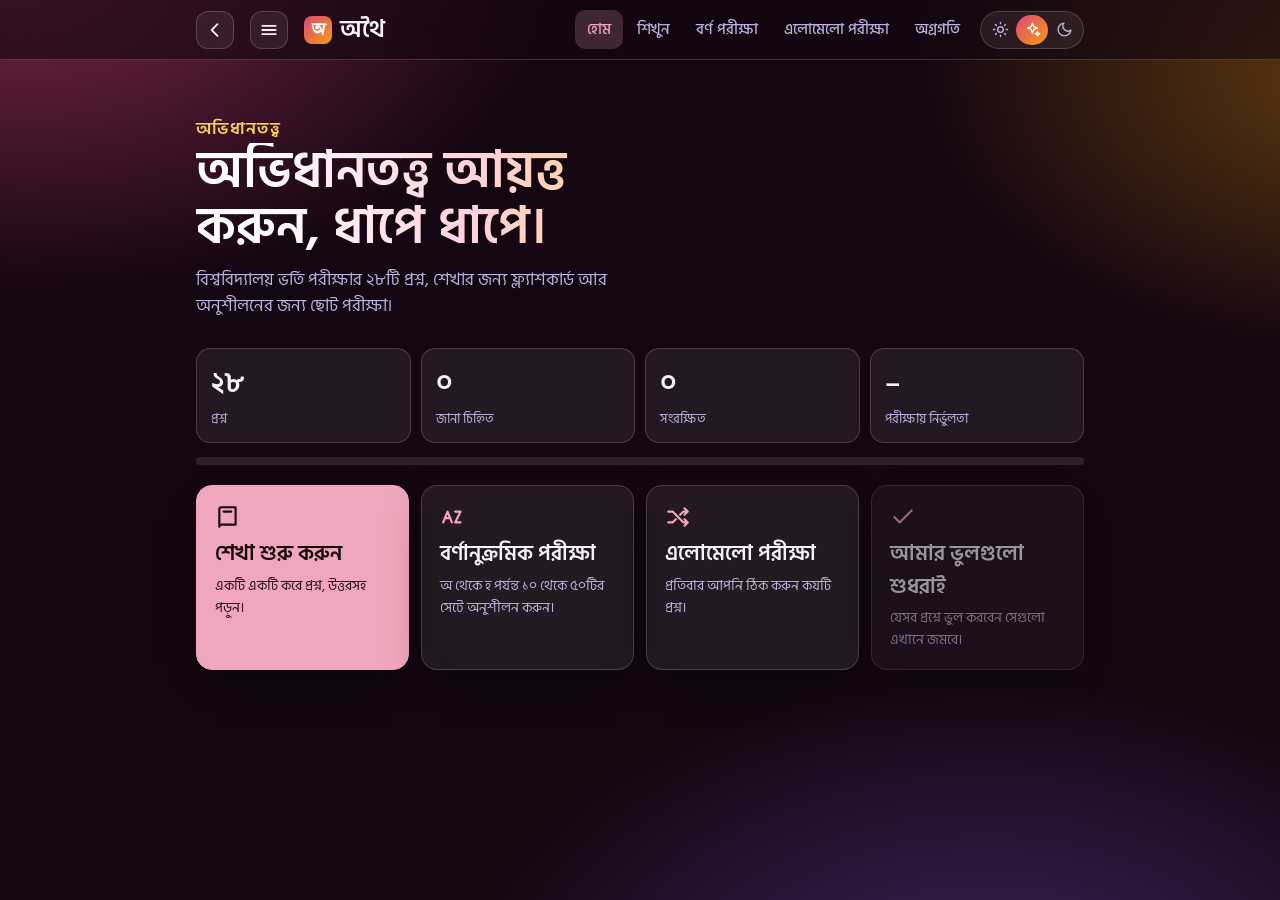
<file: athoi-dict.html>
<!DOCTYPE html>
<html lang="bn"><head><meta charset="utf-8">
<meta name="viewport" content="width=device-width, initial-scale=1, viewport-fit=cover">
<title>অথৈ – অভিধানতত্ত্ব</title>
<meta name="description" content="অথৈ: বিশ্ববিদ্যালয় ভর্তি পরীক্ষার বাংলা প্রস্তুতি।"><meta name="theme-color" content="#12786a">
<link rel="preconnect" href="https://fonts.googleapis.com"><link href="https://fonts.googleapis.com/css2?family=Hind+Siliguri:wght@400;500;600;700&family=Tiro+Bangla:ital@0;1&display=swap" rel="stylesheet">
<style>
:root{--bg:#f4efe6;--sf:#fffdf8;--sf2:#efe6d8;--ink:#1e1916;--mut:#6d6258;--ln:#e3d7c6;--pr:#7c2f45;--pr2:#5e2234;--prt:#f8e8ec;--gold:#8d6230;--gt:#f8ecd8;--ok:#1d6b45;--okt:#e5f5ec;--bad:#a33b32;--badt:#fbeceb;--sh:0 1px 2px rgba(30,25,22,.05),0 10px 28px -16px rgba(30,25,22,.22);--on:#fff8f6;color-scheme:light}
@media(prefers-color-scheme:dark){:root:not([data-theme="light"]){--bg:#14110f;--sf:#1e1a17;--sf2:#2a2420;--ink:#f6efe8;--mut:#b3a69c;--ln:#3a322c;--pr:#e0a3ad;--pr2:#f0c2c8;--prt:#3a2428;--gold:#e4c07a;--gt:#3a2e1c;--ok:#8fd0ae;--okt:#163028;--bad:#f0b0a8;--badt:#3d221f;--sh:0 1px 2px rgba(0,0,0,.4);--on:#2a1216;color-scheme:dark}}
:root[data-theme="dark"]{--bg:#14110f;--sf:#1e1a17;--sf2:#2a2420;--ink:#f6efe8;--mut:#b3a69c;--ln:#3a322c;--pr:#e0a3ad;--pr2:#f0c2c8;--prt:#3a2428;--gold:#e4c07a;--gt:#3a2e1c;--ok:#8fd0ae;--okt:#163028;--bad:#f0b0a8;--badt:#3d221f;--sh:0 1px 2px rgba(0,0,0,.4);--on:#2a1216;color-scheme:dark}
:root{box-sizing:border-box;padding-top:env(safe-area-inset-top,0px);padding-bottom:env(safe-area-inset-bottom,0px)}html{scroll-padding-top:env(safe-area-inset-top,0px);-webkit-text-size-adjust:100%}
*,*::before,*::after{box-sizing:inherit}
body{margin:0;background:var(--bg);color:var(--ink);font:16px/1.55 "Hind Siliguri",system-ui,sans-serif;min-height:100vh}
button,input,select{font:inherit;color:inherit}button{cursor:pointer}
:focus-visible{outline:2px solid var(--pr);outline-offset:2px}
.wrap{max-width:920px;margin:0 auto;padding:16px 16px 96px}
header.top{position:sticky;top:env(safe-area-inset-top,0px);z-index:20;background:color-mix(in srgb,var(--bg) 88%,transparent);backdrop-filter:blur(10px);border-bottom:1px solid var(--ln)}
header.top>div{max-width:920px;margin:0 auto;display:flex;align-items:center;gap:8px;padding:10px 16px}
.logo{font:600 24px "Tiro Bangla",Georgia,serif;letter-spacing:.2px;margin-right:auto;cursor:pointer;display:flex;gap:8px;align-items:center}
.logo i{width:28px;height:28px;border-radius:8px;background:var(--pr);color:var(--on);display:grid;place-items:center;font:italic 600 18px "Tiro Bangla",serif}
nav.d{display:flex;gap:2px}nav.d a,nav.m a{padding:8px 12px;border-radius:10px;color:var(--mut);text-decoration:none;font-weight:500;font-size:15px}
nav.d a:hover{background:var(--sf2)}nav a.on{color:var(--pr);background:var(--prt)}
nav.m{display:none;position:fixed;left:0;right:0;bottom:0;z-index:20;background:var(--sf);border-top:1px solid var(--ln);padding:6px 6px calc(6px + env(safe-area-inset-bottom,0px))}
nav.m a{flex:1;text-align:center;font-size:14px;font-weight:600;line-height:1.2;padding:8px 2px;min-height:48px;display:flex;align-items:center;justify-content:center}
a.logo{color:inherit;text-decoration:none}.ib{border:1px solid var(--ln);background:var(--sf);border-radius:10px;width:38px;height:38px;display:grid;place-items:center}
h1,h2,h3{font-family:"Tiro Bangla",Georgia,serif;font-weight:600;margin:0}
.hero{padding:28px 0 8px}.hero h1{font-size:clamp(32px,6vw,52px);line-height:1.08;max-width:20ch;text-wrap:balance}.hero p{color:var(--mut);max-width:52ch;margin:12px 0 0;font-size:17px}
.grid{display:grid;gap:12px;grid-template-columns:repeat(auto-fit,minmax(210px,1fr));margin-top:20px}
.tile{display:flex;flex-direction:column;align-items:flex-start;justify-content:flex-start;background:var(--sf);border:1px solid var(--ln);border-radius:16px;padding:18px;text-align:left;box-shadow:var(--sh);transition:transform .15s,border-color .15s}
.tile:hover{transform:translateY(-2px);border-color:var(--pr)}.tile h3{font-size:21px;margin:8px 0 4px}.tile p{margin:0;color:var(--mut);font-size:14px}.tile svg{width:26px;height:26px;color:var(--pr)}
.tile:disabled{opacity:.6;cursor:not-allowed}.tile:disabled:hover{transform:none;border-color:var(--ln)}.tile.pri{background:var(--pr);border-color:var(--pr);color:var(--on)}.tile.pri p,.tile.pri svg{color:var(--on)}.tile.pri p{opacity:.92}
.stats{display:flex;gap:10px;flex-wrap:wrap;margin-top:20px}.stat{flex:1;min-width:120px;background:var(--sf);border:1px solid var(--ln);border-radius:14px;padding:12px 14px}.stat b{display:block;font:600 28px "Tiro Bangla",serif}.stat span{color:var(--mut);font-size:13px}
.bar{height:6px;background:var(--sf2);border-radius:9px;overflow:hidden}.bar i{display:block;height:100%;background:var(--pr);border-radius:9px;transition:width .3s}
.bar.lg{height:8px}
.btn{border:1px solid var(--ln);background:var(--sf);border-radius:12px;padding:10px 16px;font-weight:600;display:inline-flex;gap:6px;align-items:center;justify-content:center}
.btn:hover{border-color:var(--pr)}.btn.p{background:var(--pr);color:var(--on);border-color:var(--pr)}.btn.p:hover{background:var(--pr2)}.btn:disabled{opacity:.45;cursor:not-allowed}
.row{display:flex;gap:8px;flex-wrap:wrap;align-items:center}.sp{flex:1}
.chip{display:inline-flex;align-items:center;gap:6px;border:1px solid var(--ln);background:var(--sf);border-radius:99px;padding:5px 12px;font-size:14px;font-weight:500;color:var(--mut)}
.chip svg,.ans svg{width:18px;height:18px;flex:none}.ans.hid svg{vertical-align:-4px;margin-right:4px}.chip.on{background:var(--prt);color:var(--pr);border-color:var(--pr)}
.chip[disabled]{opacity:.35}
input[type=search],input[type=number],input.t,select{background:var(--sf);border:1px solid var(--ln);border-radius:12px;padding:10px 12px;min-height:42px}
input[type=search]{flex:1;min-width:160px}
.az{display:flex;gap:4px;flex-wrap:wrap;margin:12px 0}.az button{width:32px;height:32px;border-radius:9px;border:1px solid var(--ln);background:var(--sf);font-weight:600;font-size:13px;color:var(--mut)}.az button.on{background:var(--pr);color:var(--on);border-color:var(--pr)}.az button:disabled{opacity:.3;cursor:default}
.card{background:var(--sf);border:1px solid var(--ln);border-radius:20px;padding:22px;box-shadow:var(--sh);margin-top:14px}
.badge{font-size:12.5px;font-weight:600;padding:3px 10px;border-radius:99px;background:var(--gt);color:var(--gold)}.badge.K{background:var(--prt);color:var(--pr)}.eyebrow{margin:0 0 6px;font-weight:600;font-size:13px;letter-spacing:.08em;text-transform:uppercase;color:var(--pr)}.stem u,.tq u{text-decoration-thickness:2px;text-underline-offset:4px;text-decoration-color:var(--pr)}
.no{color:var(--mut);font-size:13px}
.hw{font-size:clamp(34px,8vw,56px);line-height:1.1;margin:14px 0 4px;word-break:break-word;display:flex;align-items:center;gap:10px;flex-wrap:wrap}
.stem{color:var(--mut);margin:4px 0 14px;font-size:16px}
.ans{border-radius:14px;padding:14px 16px;background:var(--okt);border:1px solid color-mix(in srgb,var(--ok) 35%,transparent)}.ans small{color:var(--ok);font-weight:600;display:block}.ans b{font:600 26px "Tiro Bangla",serif;color:var(--ok)}
.ans.hid{background:var(--sf2);border:1px dashed var(--ln);text-align:center;cursor:pointer;color:var(--mut)}
.oth{display:flex;gap:6px;flex-wrap:wrap;margin:12px 0}.oth span{background:var(--sf2);border-radius:9px;padding:3px 10px;font-size:14px;color:var(--mut)}
.bn{margin-top:14px;padding-top:14px;border-top:1px dashed var(--ln)}.bn label{font-size:13px;color:var(--mut);display:block;margin-bottom:6px}.bn input{width:100%;font-family:"Hind Siliguri",sans-serif}.bn a{font-size:13px;color:var(--pr)}
.ico{border:1px solid var(--ln);background:var(--sf);border-radius:10px;width:36px;height:36px;display:grid;place-items:center;color:var(--mut)}.ico.on{color:var(--gold);border-color:var(--gold);background:var(--gt)}.ico.ok.on{color:var(--ok);border-color:var(--ok);background:var(--okt)}
.ico svg,.ib svg{width:19px;height:19px}
.pg{display:flex;align-items:center;gap:10px;margin-top:14px}.pg .bar{flex:1}
h2.s{font-size:26px;margin:22px 0 6px}.mut{color:var(--mut)}
.sets{display:grid;gap:10px;grid-template-columns:repeat(auto-fill,minmax(200px,1fr));margin-top:12px}
.set{background:var(--sf);border:1px solid var(--ln);border-radius:14px;padding:14px;text-align:left}.set:hover{border-color:var(--pr)}.set b{font:600 19px "Tiro Bangla",serif;display:block}.set span{font-size:13px;color:var(--mut)}.set em{font-style:normal;font-size:12px;color:var(--ok);font-weight:600}
.seg{display:inline-flex;border:1px solid var(--ln);border-radius:12px;overflow:hidden;background:var(--sf)}.seg button{border:0;background:none;padding:8px 14px;font-weight:600;color:var(--mut)}.seg button.on{background:var(--pr);color:var(--on)}
.cnt{display:flex;align-items:center;gap:8px}.cnt input{width:90px;text-align:center;font-size:22px;font-weight:600}
.tq{font:600 clamp(24px,5vw,34px)/1.25 "Tiro Bangla",Georgia,serif;margin:6px 0 16px}
.opt{display:flex;gap:12px;align-items:center;width:100%;text-align:left;background:var(--sf);border:1.5px solid var(--ln);border-radius:14px;padding:13px 14px;margin-bottom:10px;font-size:17px;transition:border-color .12s,background .12s}
.opt:hover:not(:disabled){border-color:var(--pr)}.opt i{font-style:normal;width:28px;height:28px;border-radius:8px;background:var(--sf2);display:grid;place-items:center;font-weight:700;font-size:13px;flex:none;color:var(--mut)}
.opt.ok{background:var(--okt);border-color:var(--ok)}.opt.ok i{background:var(--ok);color:var(--on)}.opt.no{background:var(--badt);border-color:var(--bad)}.opt.no i{background:var(--bad);color:var(--on)}.opt:disabled{cursor:default}
.fb{padding:10px 14px;border-radius:12px;font-weight:600;margin:4px 0 10px}.fb.ok{background:var(--okt);color:var(--ok)}.fb.no{background:var(--badt);color:var(--bad)}.fb small{display:block;font-weight:400;color:var(--mut)}
.nv{display:flex;gap:6px;flex-wrap:wrap;margin-top:16px}.nv button{width:34px;height:34px;border-radius:9px;border:1px solid var(--ln);background:var(--sf);font-size:13px;font-weight:600;color:var(--mut)}.nv .c{background:var(--ok);color:var(--on);border-color:var(--ok)}.nv .w{background:var(--bad);color:var(--on);border-color:var(--bad)}.nv .cur{outline:2px solid var(--pr);outline-offset:1px}
.ring{width:150px;height:150px;border-radius:50%;display:grid;place-items:center;background:conic-gradient(var(--ok) calc(var(--p)*1%),var(--sf2) 0)}.ring div{width:118px;height:118px;border-radius:50%;background:var(--sf);display:grid;place-items:center;font:600 34px "Tiro Bangla",serif}
.rv{background:var(--sf);border:1px solid var(--ln);border-left:4px solid var(--ok);border-radius:12px;padding:12px 14px;margin-top:10px}.rv.w{border-left-color:var(--bad)}.rv b{font-weight:600}.rv .mut{font-size:14px}
table{width:100%;border-collapse:collapse;font-size:14px}td,th{padding:8px 6px;border-bottom:1px solid var(--ln);text-align:left}th{color:var(--mut);font-weight:500}
.scr{overflow-x:auto}
dialog{border:1px solid var(--ln);border-radius:18px;background:var(--sf);color:var(--ink);padding:0;width:min(560px,94vw);max-height:80vh}dialog::backdrop{background:rgba(0,0,0,.5)}dialog .h{padding:14px 16px;border-bottom:1px solid var(--ln);display:flex;align-items:center}dialog .b{overflow:auto;max-height:60vh;padding:6px}
.li{display:flex;width:100%;gap:10px;text-align:left;border:0;background:none;padding:9px 10px;border-radius:10px}.li:hover,.li.on{background:var(--prt)}.li b{font-weight:600}.li span{color:var(--mut);margin-left:auto;font-size:13px}
.toast{position:fixed;left:50%;bottom:90px;transform:translateX(-50%);background:var(--ink);color:var(--bg);padding:8px 16px;border-radius:99px;font-size:14px;z-index:50}
@media(max-width:720px){nav.d{display:none}nav.m{display:flex}.wrap{padding-bottom:110px}.logo{font-size:21px}}
@media(prefers-reduced-motion:reduce){*{transition:none!important}}
.hr{display:flex;align-items:center;gap:8px}a.all{font-size:13px;font-weight:600;color:var(--pr);text-decoration:none;border:1px solid var(--ln);background:var(--sf);padding:8px 12px;border-radius:10px;white-space:nowrap}
/* shared */
.opt.ok{animation:pop .35s}.opt.no{animation:shk .35s}
@keyframes pop{50%{transform:scale(1.03)}}@keyframes shk{25%{transform:translateX(-6px)}75%{transform:translateX(6px)}}
.cf{position:fixed;top:-12px;width:9px;height:14px;border-radius:2px;z-index:99;pointer-events:none;animation:cfall linear forwards}
@keyframes cfall{to{transform:translateY(105vh) rotate(720deg);opacity:.9}}
/* theme switch */
.tsw{position:relative;display:grid;grid-template-columns:repeat(3,32px);padding:3px;border-radius:99px;border:1px solid var(--ln);background:var(--sf)}
.tsw::before{content:"";position:absolute;top:3px;bottom:3px;left:3px;width:32px;border-radius:99px;background:var(--pr);transform:translateX(calc(var(--i,1)*100%));transition:transform .3s cubic-bezier(.3,1.5,.5,1)}
.tsw button{position:relative;z-index:1;height:30px;border:0;background:none;display:grid;place-items:center;color:var(--mut);transition:color .2s}
.tsw button.on{color:var(--on)}.tsw svg{width:17px;height:17px;fill:none;stroke:currentColor;stroke-width:2;stroke-linecap:round;stroke-linejoin:round}
@media(max-width:420px){a.all{padding:8px 10px;font-size:12.5px}}
/* vivid theme (my style) */
:root[data-theme=vivid]{--bg:#140711;--sf:rgba(255,255,255,.07);--sf2:rgba(255,255,255,.11);--ink:#f5f2ff;--mut:#b9b1de;--ln:rgba(255,255,255,.17);--pr:#f0a6bc;--pr2:#e0457b;--prt:rgba(240,166,188,.2);--gold:#fcd34d;--gt:rgba(252,211,77,.16);--ok:#34d399;--okt:rgba(52,211,153,.17);--bad:#fb7185;--badt:rgba(251,113,133,.17);--sh:0 14px 40px -16px rgba(0,0,0,.75);--on:#140711;color-scheme:dark}
[data-theme=vivid] body{background:var(--bg)}
[data-theme=vivid] body::before{content:"";position:fixed;inset:-25%;z-index:-1;pointer-events:none;background:radial-gradient(40% 35% at 18% 14%,rgba(224,69,123,.5),transparent 70%),radial-gradient(34% 30% at 88% 22%,rgba(245,158,11,.34),transparent 70%),radial-gradient(40% 36% at 68% 92%,rgba(139,92,246,.34),transparent 70%);animation:aur 20s ease-in-out infinite alternate}
@keyframes aur{to{transform:translate3d(-5%,4%,0) rotate(7deg) scale(1.12)}}
[data-theme=vivid] header.top,[data-theme=vivid] nav.m{background:rgba(20,7,17,.62);backdrop-filter:blur(16px)}
[data-theme=vivid] .card,[data-theme=vivid] .stat,[data-theme=vivid] .opt,[data-theme=vivid] .chip,[data-theme=vivid] .btn,[data-theme=vivid] .tt,[data-theme=vivid] .cnt input,[data-theme=vivid] .ico{backdrop-filter:blur(10px)}
[data-theme=vivid] h1,[data-theme=vivid] h2,[data-theme=vivid] h3,[data-theme=vivid] .logo,[data-theme=vivid] .tq{font-family:"Hind Siliguri",system-ui,sans-serif}
[data-theme=vivid] .mxh h2,[data-theme=vivid] h2.s{background:linear-gradient(90deg,#fff 10%,#ffd1dc 50%,#fcd34d);-webkit-background-clip:text;background-clip:text;color:transparent}
[data-theme=vivid] .logo i,[data-theme=vivid] .tsw::before{background:linear-gradient(135deg,#e0457b,#f59e0b);color:#fff}
[data-theme=vivid] .tsw button.on{color:#fff}
[data-theme=vivid] .btn.p{background:linear-gradient(135deg,#e0457b,#f59e0b);color:#fff;border:0;box-shadow:0 10px 28px -10px rgba(224,69,123,.9);position:relative;overflow:hidden}
[data-theme=vivid] .btn.p:not(:disabled):hover{filter:brightness(1.1);transform:translateY(-1px)}
[data-theme=vivid] .btn.p:disabled{opacity:.4;box-shadow:none}
[data-theme=vivid] #go:not(:disabled){animation:glow 2.4s ease-in-out infinite}
@keyframes glow{50%{box-shadow:0 10px 34px -4px rgba(245,158,11,.8)}}
[data-theme=vivid] .chip.on{background:linear-gradient(135deg,rgba(224,69,123,.5),rgba(245,158,11,.35));border-color:rgba(240,166,188,.7);color:#fff}
[data-theme=vivid] .bar i{background:linear-gradient(90deg,#e0457b,#f59e0b,#34d399)}
[data-theme=vivid] .ring{background:conic-gradient(#f59e0b calc(var(--p)*1%),rgba(255,255,255,.12) 0);box-shadow:0 0 40px -8px rgba(245,158,11,.6)}
[data-theme=vivid] .opt:hover:not(:disabled){border-color:var(--pr);background:rgba(240,166,188,.14);transform:translateX(3px)}
[data-theme=vivid] .opt i{background:rgba(255,255,255,.12);color:#fff}
[data-theme=vivid] .nv button.cur{outline:2px solid #f59e0b}
[data-theme=vivid] a.all{background:rgba(255,255,255,.08)}
@media(prefers-reduced-motion:reduce){[data-theme=vivid] body::before,#go{animation:none!important}}

[data-theme=vivid] .tile,[data-theme=vivid] .set,[data-theme=vivid] .stat,[data-theme=vivid] table{backdrop-filter:blur(10px)}
[data-theme=vivid] .tile:hover,[data-theme=vivid] .set:hover{border-color:var(--pr);transform:translateY(-2px)}
[data-theme=vivid] .hero h1,[data-theme=vivid] .stat b{font-family:"Hind Siliguri",system-ui,sans-serif}
[data-theme=vivid] .hero h1{background:linear-gradient(90deg,#fff 10%,#ffd1dc 50%,#fcd34d);-webkit-background-clip:text;background-clip:text;color:transparent}
[data-theme=vivid] .eyebrow{color:#fcd34d}

/* colourful options */
.opt{--oc:var(--pr);position:relative;overflow:hidden}
.opt:nth-of-type(1){--oc:#a78bfa}.opt:nth-of-type(2){--oc:#22d3ee}.opt:nth-of-type(3){--oc:#fbbf24}.opt:nth-of-type(4){--oc:#f472b6}.opt:nth-of-type(5){--oc:#34d399}
.opt i{background:var(--oc)!important;color:#16122e!important;font-weight:800;font-style:normal;transition:transform .2s}
.opt:not(:disabled):hover{border-color:var(--oc)!important;background:color-mix(in srgb,var(--oc) 16%,var(--sf))!important;transform:translateX(4px)}
.opt:not(:disabled):active{transform:scale(.98)}.opt:not(:disabled):hover i{transform:scale(1.12) rotate(-6deg)}
.opt.ok{border-color:#22c55e!important;background:linear-gradient(90deg,rgba(34,197,94,.34),rgba(34,197,94,.1))!important;box-shadow:0 0 0 1px #22c55e inset,0 12px 28px -14px #22c55e}
.opt.ok i{background:#22c55e!important;color:#052e12!important}.opt.ok::after{content:"✓";margin-left:auto;font-weight:900;color:#22c55e;font-size:21px}
.opt.no{border-color:#ef4444!important;background:linear-gradient(90deg,rgba(239,68,68,.32),rgba(239,68,68,.08))!important;box-shadow:0 0 0 1px #ef4444 inset,0 12px 28px -14px #ef4444}
.opt.no i{background:#ef4444!important;color:#fff!important}.opt.no::after{content:"✕";margin-left:auto;font-weight:900;color:#ef4444;font-size:21px}
.opt:disabled:not(.ok):not(.no){opacity:.5}
.fb{font-weight:800;font-size:18px;border-radius:14px}.fb small{color:var(--ink)!important;font-weight:500}
.fb.ok{background:linear-gradient(135deg,rgba(34,197,94,.28),rgba(34,211,238,.14))!important;border:1px solid #22c55e;color:#22c55e!important}
.fb.no{background:linear-gradient(135deg,rgba(239,68,68,.28),rgba(251,146,60,.14))!important;border:1px solid #ef4444;color:#ef4444!important}
[data-theme=light] .fb.ok,[data-theme=light] .opt.ok::after{color:#15803d!important}[data-theme=light] .fb.no,[data-theme=light] .opt.no::after{color:#b91c1c!important}
.nv button.c{background:#22c55e!important;border-color:#22c55e!important;color:#052e12!important}.nv button.w{background:#ef4444!important;border-color:#ef4444!important;color:#fff!important}
/* header buttons + drawer */
.hb{width:38px;height:38px;flex:none;border-radius:12px;border:1px solid var(--ln);background:var(--sf);display:grid;place-items:center;color:var(--ink);margin-right:8px}
.hb svg{width:20px;height:20px;fill:none;stroke:currentColor;stroke-width:2.2;stroke-linecap:round;stroke-linejoin:round}
.dov{position:fixed;inset:0;z-index:60;background:rgba(5,3,20,.55);backdrop-filter:blur(3px);opacity:0;pointer-events:none;transition:opacity .25s}
.drw{position:fixed;top:0;bottom:0;left:0;width:min(84vw,330px);z-index:61;background:color-mix(in srgb,var(--bg) 97%,#000);border-right:1px solid var(--ln);box-shadow:20px 0 60px -20px rgba(0,0,0,.6);transform:translateX(-105%);visibility:hidden;transition:transform .3s cubic-bezier(.2,.9,.3,1),visibility .3s;overflow:auto;padding:calc(14px + env(safe-area-inset-top,0px)) 14px 30px}
.dopen .dov{opacity:1;pointer-events:auto}.dopen .drw{transform:none;visibility:visible}.dopen{overflow:hidden}
.drw .dh{display:flex;align-items:center;justify-content:space-between;margin-bottom:14px}
.drw .dl{display:flex;align-items:center;gap:8px;font:600 22px "Tiro Bangla",Georgia,serif;color:var(--ink)}
.drw .dl i{width:28px;height:28px;border-radius:8px;background:var(--pr);color:var(--on);display:grid;place-items:center;font:italic 600 18px "Tiro Bangla",serif}
.drw .dh button{width:38px;height:38px;border-radius:12px;border:1px solid var(--ln);background:var(--sf);color:var(--ink);font-size:16px}
.drw nav{display:flex;flex-direction:column;gap:4px}
.drw nav a{display:flex;align-items:center;gap:12px;padding:13px 14px;border-radius:14px;font-weight:600;color:var(--ink);text-decoration:none;transition:background .15s,transform .15s}
.drw nav a:hover{background:var(--sf2);transform:translateX(3px)}.drw nav a.on{background:var(--prt);color:var(--pr)}
.drw nav a i{width:12px;height:12px;border-radius:50%;flex:none}
.drw nav h4{margin:16px 6px 4px;font-size:12px;letter-spacing:.1em;text-transform:uppercase;color:var(--mut)}
.drw nav a.mixl{margin:6px 0;color:#fff;background:linear-gradient(115deg,#5b3df5,#0ea5e9,#10b981,#f59e0b,#ec4899);background-size:250% 250%;animation:dmix 8s ease-in-out infinite;box-shadow:0 10px 24px -10px rgba(91,61,245,.8)}
@keyframes dmix{0%,100%{background-position:0% 50%}50%{background-position:100% 50%}}

/* progress / marking / saved */
.starb{float:right;margin-left:8px;border:1.5px solid var(--ln);background:var(--sf);color:var(--mut);border-radius:99px;padding:6px 12px;font-weight:700;font-size:13.5px;transition:all .2s}
.starb.on{background:#fbbf24;border-color:#fbbf24;color:#3b2a00;box-shadow:0 6px 16px -8px #fbbf24}.starb:hover{transform:scale(1.05)}
.rv{position:relative}.rv .starb{padding:4px 10px;margin:0 0 4px 8px}
.mkb{margin-top:16px}.mkh{display:flex;justify-content:space-between;align-items:center;gap:10px;flex-wrap:wrap}
.mkg{display:grid;grid-template-columns:1fr 1fr;gap:12px;margin-top:10px}.mkg label{display:flex;flex-direction:column;gap:6px;font-size:13.5px;color:var(--mut);font-weight:600}
.mkg input{height:44px;border-radius:12px;border:1.5px solid var(--ln);background:var(--sf);color:var(--ink);font:700 18px inherit;padding:0 12px;width:100%}
.mst{display:grid;grid-template-columns:repeat(4,1fr);gap:8px;margin:4px 0 8px}.mst .mb{border-radius:14px;padding:10px 4px;background:var(--sf2);text-align:center}
.mst .mb b{display:block;font:800 22px "Hind Siliguri",sans-serif}.mst .mb span{font-size:12px;color:var(--mut)}
.mst .ok{background:rgba(34,197,94,.18)}.mst .ok b{color:#22c55e}.mst .no{background:rgba(239,68,68,.18)}.mst .no b{color:#ef4444}
.ptabs{display:flex;width:100%;margin:6px 0 14px}.ptabs button{flex:1;padding:10px 4px;font-size:13.5px}.ptabs em{font-style:normal;font-size:11.5px;background:var(--prt);color:var(--pr);padding:1px 6px;border-radius:99px;margin-left:3px}
.rcard{position:relative;display:flex;align-items:center;justify-content:space-between;gap:10px;padding:14px 44px 14px 16px;margin-bottom:10px;border-radius:16px;border:1px solid var(--ln);background:var(--sf);cursor:pointer;transition:transform .15s,border-color .15s}
.rcard:hover{transform:translateY(-2px);border-color:var(--pr)}.rcard .rl b{display:block}.rcard .rl span{font-size:12.5px}
.rcard .rr{text-align:right;white-space:nowrap}.rcard .rr b{font:800 20px "Hind Siliguri",sans-serif}.rcard .rr small{font-size:13px;color:var(--mut);font-weight:600}
.pcb{display:block;margin-top:2px;font-size:12.5px;font-weight:800;padding:2px 9px;border-radius:99px;width:max-content;margin-left:auto}.pcb.g{background:rgba(34,197,94,.2);color:#22c55e}.pcb.y{background:rgba(251,191,36,.22);color:#d99a00}.pcb.r{background:rgba(239,68,68,.2);color:#ef4444}
.rdel{position:absolute;right:8px;top:8px;width:28px;height:28px;border-radius:50%;border:0;background:transparent;color:var(--mut);font-size:15px}.rdel:hover{background:rgba(239,68,68,.2);color:#ef4444}
.mrow{display:flex;align-items:center;gap:12px;padding:14px;margin-bottom:10px;border-radius:16px;border:1px solid var(--ln);background:var(--sf)}.mrow .mq{flex:1;min-width:0}
.tick{flex:none;width:46px;height:46px;border-radius:50%;border:2px solid #22c55e;background:transparent;color:#22c55e;font-size:22px;font-weight:900;transition:all .2s}.tick:hover{background:#22c55e;color:#052e12;transform:scale(1.1)}
.tick.star{border-color:#fbbf24;color:#fbbf24}.tick.star:hover{background:#fbbf24;color:#3b2a00}
.mix p{max-width:calc(100% - 84px)}</style><script>try{document.documentElement.dataset.theme=localStorage.getItem("athoiথিম")||"vivid"}catch(e){document.documentElement.dataset.theme="vivid"}</script><link rel="icon" href="favicon.svg" type="image/svg+xml"><meta name="theme-color" content="#7c2f45"></head><body>
<header class="top"><div><button class="hb" id="bk" aria-label="পেছনে যান" title="পেছনে"><svg viewBox="0 0 24 24"><path d="M15 5l-7 7 7 7"/></svg></button><button class="hb" id="mb" aria-label="মেনু খুলুন" title="মেনু"><svg viewBox="0 0 24 24"><path d="M4 7h16M4 12h16M4 17h16"/></svg></button><a class="logo" href="index.html"><i>অ</i>অথৈ</a><nav class="d" id="nd"></nav><span class="hr"><div class="tsw" id="tsw" role="group" aria-label="থিম"><button data-th="light" title="লাইট থিম" aria-label="লাইট থিম"><svg viewBox="0 0 24 24"><circle cx="12" cy="12" r="4"/><path d="M12 2v2M12 20v2M4.9 4.9l1.4 1.4M17.7 17.7l1.4 1.4M2 12h2M20 12h2M4.9 19.1l1.4-1.4M17.7 6.3l1.4-1.4"/></svg></button><button data-th="vivid" title="ভিভিড থিম" aria-label="ভিভিড থিম"><svg viewBox="0 0 24 24"><path d="M12 3l1.9 5.1L19 10l-5.1 1.9L12 17l-1.9-5.1L5 10l5.1-1.9z"/><path d="M19 15l.8 2.2L22 18l-2.2.8L19 21l-.8-2.2L16 18l2.2-.8z"/></svg></button><button data-th="dark" title="ডার্ক থিম" aria-label="ডার্ক থিম"><svg viewBox="0 0 24 24"><path d="M21 12.8A9 9 0 1 1 11.2 3a7 7 0 0 0 9.8 9.8z"/></svg></button></div></span></div></header><div class="dov" id="dov"></div><aside class="drw" id="drw" aria-hidden="true"></aside>
<main class="wrap" id="app"></main><nav class="m" id="nm"></nav><dialog id="dg"></dialog>
<script>
const D=[{"n":1,"h":"","q":"অভিধান অনুযায়ী যুক্তাক্ষরের বর্ণনাক্রম সাজাও-","o":["স্থ, ক্ষ, ঙক্ষ, ঙখ","ঙক্ষ, ঙখ, স্থ, ক্ষ","ক্ষ, স্থ, ঙক্ষ, ঙখ","ক্ষ, ঙক্ষ, ঙখ, স্থ।"],"a":3,"k":"K"},{"n":2,"h":"","q":"অভিধান অনুযায়ী যুক্তাক্ষরের বর্ণনাক্রম সাজাও-","o":["ক্স, স্ক,ক্ষ, ক্ত","ক্ত, স্ক, ক্ষ, ক্স","ক্ষ, স্ক, ক্ত, ক্স","ক্ত, ক্ষ, ক্স, স্ক"],"a":3,"k":"K"},{"n":3,"h":"","q":"অভিধান অনুযায়ী যুক্তাক্ষরের বর্ণনাক্রম সাজাও-","o":["ল্ক, ল্ম, ল্প, ল্ল","ল্ল, ল্ক, ল্প, ল্ম","ল্ক, ল্প, ল্ম, ল্ল","ল্প, ল্ম, ল্ল, ল্ক"],"a":2,"k":"K"},{"n":4,"h":"","q":"অভিধান অনুযায়ী যুক্তাক্ষরের বর্ণনাক্রম সাজাও-","o":["ক্ট, ক্স, ল্ক, স্ক","ক্স, ল্ক, স্ক, ক্ট","ল্ক, স্ক, ক্ট, ক্স","ল্ক, ক্স, স্ক, ক্ট"],"a":0,"k":"K"},{"n":5,"h":"","q":"অভিধান অনুযায়ী যুক্তাক্ষরের বর্ণনাক্রম সাজাও-","o":["প্স, ষ্ঠ, ষ্প, ষ্ণ","ষ্ঠ, ষ্প, প্স, ষ্ণ","প্স, ষ্প, ষ্ঠ, ষ্ণ","প্স, ষ্ঠ, ষ্ণ, ষ্প"],"a":3,"k":"K"},{"n":6,"h":"","q":"অভিধান অনুযায়ী যুক্তাক্ষরের বর্ণনাক্রম সাজাও-","o":["ন্ড, ণ্ম, ণ্ন, ন্ত","ন্ড, ণ্ন, ণ্ম, ন্ত","ন্ত, ন্ড, ণ্ম, ণ্ন","ণ্ম, ন্ড, ন্ত ন্ম"],"a":3,"k":"K"},{"n":7,"h":"","q":"কোন শব্দগুচ্ছ অভিধানের ক্রম অনুযায়ী সজ্জিত?","o":["ইতস্তত, ইঙ্গিত, ইস্তফা, ইন্দ্রিয়","আগ্নেয়, আঞ্চলিক, আড়ম্বর, আজ্ঞাবহ","অকিঞ্চন, অকৃত, অক্রম, অগ্নি","উপান্ত, উন্মত্ত, উষ্ণ, উল্লাস"],"a":2,"k":"K"},{"n":8,"h":"","q":"কোন শব্দগুচ্ছ অভিদানের ক্রম অনুযায়ী সজ্জিত?","o":["ঝঞ্ঝা, ঝক্কি, ঝর্ঝর, ঝষ্প","গন্ধ, গণ্ড, গল্প, গম্ভীর","চণ্ডালল, চঞ্চু, চম্পক, চন্দ্র","কুন্তল, কুম্ভকর্ণ, কুস্তি, কৃষ্ণ"],"a":3,"k":"K"},{"n":9,"h":"","q":"কোন শব্দগুচ্ছ অভিধানের ক্রম অনুযায়ী সজ্জিত?","o":["তক্ত, তক্ষক, তজ্জাত, তঞ্চক","দণ্ড, দগ্ধ, দম্ভ, দস্যি, দর্শক","নবনী, নন্দিনী, নষ্ট, নম্র","পঞ্জিকা, পঞ্চান্ন, পদ্ম, পণ্ডিত"],"a":0,"k":"K"},{"n":10,"h":"","q":"কোন শব্দগুচ্ছ অভিধানের ক্রম অনুযায়ী সজ্জিত?","o":["বঙ্কিম, বক্তা, বত্রিশ, বজ্জাত","পর্বত, পর্যাপ্ত, পল্লব, পশ্চিম","মুখ্যম, মুক্তা, মুদ্রণ, মুগ্ধ","লজ্জা, লক্ষণ, লস্কর, লম্পট"],"a":1,"k":"K"},{"n":11,"h":"","q":"কোন শব্দগুচ্ছ অভিধানের ক্রম অনুযায়ী সজ্জিত?","o":["নক্ত, নকল, নন্দন, নক্ষত্র","চোদ্দ, চৈত্র, চোলাই, চোয়াড়","ছাপ, ছাদ, ছারপোকা, ছায়া","ঘুঙুর, ঘুড়ি, ঘুর্ঘুর, ঘৃর্ণাবর্ত"],"a":3,"k":"K"},{"n":12,"h":"","q":"কোন শব্দগুচ্ছ অভিধানের ক্রম অনুযায়ী সজ্জিত?","o":["শুদ্ধি, শুক্ত, শূন্য, শুভ্র","মণ্ড, মন্তর, মন্দ্র, মন্বন্তর","সম্ভ্রম, সম্ভার, সম্রাট, সম্মান","সাগ্নিক, সাঁতার, সাত্ত্বিক, সাচ্চা"],"a":1,"k":"K"},{"n":13,"h":"","q":"কোন শব্দগুচ্ছ অভিধানের ক্রম অনুযায়ী সজ্জিত?","o":["পাল্কি, পার্বণ, পাষণ্ড, পাশ্চাত্য","নিষ্প্রভ, নিশ্চল, নিন্তব্ধ, নিষ্ফল","দুর্বচন, দুর্বৃত্ত, দুর্মুখ, দুর্যোগ","বর্জন, বন্ধন, বক্বল, বর্ণন"],"a":2,"k":"K"},{"n":14,"h":"","q":"‘শব্দকল্পদ্রুম’কী?","o":["কাব্যগ্রন্থ","অভিধান","আত্মজীবনী","উপাখ্যান"],"a":1,"k":"K"},{"n":15,"h":"নিচে","q":"নিচের কোন শব্দগুচ্ছ অভিধান-ক্রমানুযায়ী বিন্যস্ত?","o":["শস্কুপট্ট, শনৈশ্চর, শম্ভু, শশ্বৎ","শম্ভু, শষ্কুপট্ট, শনৈশ্চর, শশ্বৎ","শস্কুপট্ট, শম্ভু, শনৈশ্চর, শশ্বৎ","শম্ভু, শনৈশ্চর, শস্কুপট্ট, শশ্বৎ"],"a":0,"k":"K"},{"n":16,"h":"অভিধানে নিচে","q":"অভিধানে নিচের কোন শব্দটি আগে আসবে?","o":["অখিল","অগন্য","অখ্যাত","অখাদ্য"],"a":3,"k":"K"},{"n":17,"h":"","q":"অভিধানে বর্ণনাক্রম অনুযায়ী কোন শব্দগুচ্ছ ঠিকভাবে বিন্যস্ত?","o":["স্তোত্র, স্থপতি, স্থাবর, স্থৈর্য","স্থপতি, স্ত্রোত্র, স্থাবর, স্থৈর্য","স্ত্রোত্র, স্থাবর, স্থৈর্য, স্থপতি","স্থপতি, স্তোত্র, স্থৈর্য, স্থাবর"],"a":0,"k":"K"},{"n":18,"h":"অভিধানে","q":"অভিধানের বর্ণনাক্রম অনুযায়ী কোন শব্দগুচ্ছ ঠিকভাবে বিন্যস্ত?","o":["প্রদপ্ত, প্রদীপ, প্রদ্যোত, প্রদোষ","প্রদোষ, প্রদীপ, প্রদ্যোত, প্রদপ্ত","প্রদপ্ত, প্রদীপ, প্রদোষ, প্রদ্যোত","প্রদোষ, প্রদীপ, প্রদ্যোত, প্রদপ্ত"],"a":2,"k":"K"},{"n":19,"h":"বাংলা একাডেমি","q":"বাংলা একাডেমির অভিধান অনুযায়ী কোন বর্ণনুক্রমটি ঠিক?","o":["ঘুঁটা, ঘুঁটনি, ঘুঘু, ঘুঙ্গুর","ঘুঘু, ঘুঁটা, ঘুঁটনি, ঘুঙ্গুর","ঘুঁটনি, ঘুঁটা, ঘুঘু, ঘুঙ্গুর","ঘুঙ্গুর, ঘুঁটা, ঘুঁটনি, ঘুঘু"],"a":2,"k":"K"},{"n":20,"h":"বাংলা অভিধানে","q":"বাংলা অভিধানের বর্ণনাক্রম অনুযায়ী কোন শব্দগুচ্ছ ঠিকভাব বিন্যস্ত?","o":["অতনু, অছুৎ, অত্যুষ্ণ, অপর্ণা","অছুৎ, অতনু, অত্যুষ্ণ, অপর্ণা","অছুৎ, অতনু, অপর্ণা, অত্যুষ্ণ","অপর্ণা, অতনু, অত্যুষ্ণ, অছুৎ"],"a":1,"k":"K"},{"n":21,"h":"অভিধান","q":"‘অভিধান’ এর শাব্দিক অর্থ কী?","o":["ব্যাকরণ","শব্দার্থ","শব্দকোষ","বানানরীতি"],"a":2,"k":"K"},{"n":22,"h":"","q":"বাংলা অভিধানে নিচের কোন শব্দটি আগে আসবে?","o":["প্রকৃতি","পৃথিবী","প্রকাশ","পৈতৃক"],"a":1,"k":"K"},{"n":23,"h":"","q":"হরিচরণ বন্দ্যোপাধ্যায় একজন বিখ্যাত-","o":["ছোট গল্পকার","ঔপন্যাসিক","প্রাবন্ধিক","অভিধান প্রণেতা"],"a":3,"k":"K"},{"n":24,"h":"","q":"অভিধানে কোন শব্দটি আগে বসে?","o":["চাকা","চাচা","চালা","চাবি"],"a":0,"k":"K"},{"n":25,"h":"অভিধানে","q":"অভিধানের বর্ণানুক্রমে কোনটি আগে বসে?","o":["য","ঃ","ঢ়","স"],"a":1,"k":"K"},{"n":26,"h":"ক্ষ","q":"অভিধানে ‘ক্ষ’ বর্ণ কোথায় থাকে?","o":["খ-বর্ণের সঙ্গে","হ-বর্ণের পরে","ষ-বর্ণের পরে","ক-বর্ণের সঙ্গে"],"a":3,"k":"K"},{"n":27,"h":"","q":"বাংলা আঞ্চলিক অভিধানের প্রণেতা-","o":["হরপ্রসাদ শাস্ত্রী","মুহম্মদ আবদুল হাই","সুকুমার সেন","ড. মুহম্মদ শহীদুল্লাহ্"],"a":3,"k":"K"},{"n":28,"h":"লেক্সিকোগ্রাফি","q":"‘ লেক্সিকোগ্রাফি’ কোন বিষয় নিয়ে আলোচনা করে?","o":["ধ্বনিতত্ত্ব","শব্দতত্ত্ব","অভিধানতত্ত্ব","অর্থতত্ত্ব"],"a":2,"k":"K"}];
const N=D.length,$=s=>document.querySelector(s),esc=s=>String(s??'').replace(/[&<>"]/g,c=>({'&':'&amp;','<':'&lt;','>':'&gt;','"':'&quot;'}[c]));
const IC={home:'<path d="M3 11l9-8 9 8v9a1 1 0 0 1-1 1h-5v-6H9v6H4a1 1 0 0 1-1-1z"/>',learn:'<path d="M4 5a2 2 0 0 1 2-2h13v16H6a2 2 0 0 0-2 2zM4 19V5M8 7h7"/>',alpha:'<path d="M3 17l4-10 4 10M4.5 13h5M14 7h5l-5 10h5"/>',rand:'<path d="M3 7h4l10 10h4M3 17h4l3-3m4-4l3-3h4M18 4l3 3-3 3m0 4l3 3-3 3"/>',prog:'<path d="M4 20V10M10 20V4M16 20v-7M22 20H2"/>',star:'<path d="M12 3l2.7 5.6 6.1.9-4.4 4.3 1 6.1L12 17l-5.4 2.9 1-6.1L3.2 9.5l6.1-.9z"/>',chk:'<path d="M4 12l5 5L20 6"/>',spk:'<path d="M4 9v6h4l5 4V5L8 9zM16.5 8.5a5 5 0 0 1 0 7M19 6a8.5 8.5 0 0 1 0 12"/>',list:'<path d="M8 6h13M8 12h13M8 18h13M3 6h.01M3 12h.01M3 18h.01"/>',moon:'<path d="M20 14.5A8 8 0 0 1 9.5 4 8 8 0 1 0 20 14.5z"/>',eye:'<path d="M2 12s4-7 10-7 10 7 10 7-4 7-10 7S2 12 2 12z"/><circle cx="12" cy="12" r="3"/>'};
const ic=(n,w=2)=>`<svg viewBox="0 0 24 24" fill="none" stroke="currentColor" stroke-width="${w}" stroke-linecap="round" stroke-linejoin="round">${IC[n]}</svg>`;
let S={fav:[],known:[],mist:[],hist:[],done:{},notes:{},theme:'',last:0,pos:0};
try{Object.assign(S,JSON.parse(localStorage.getItem('athoi_dict')||'{}'))}catch(e){}
const save=()=>{try{localStorage.setItem('athoi_dict',JSON.stringify(S))}catch(e){}};
const has=(k,n)=>S[k].includes(n),tog=(k,n)=>{const i=S[k].indexOf(n);i<0?S[k].push(n):S[k].splice(i,1);save()};
const key=q=>{const t=(q.sk||q.h||q.q).replace(/^[^\u0980-\u09FF]+/,'');return t||'~'},ltr=q=>{const c=key(q)[0];return letters.includes(c)?c:'#'};
const ALPHA=[...D].sort((a,b)=>key(a).localeCompare(key(b),'bn')||a.n-b.n);
const byN=Object.fromEntries(D.map(q=>[q.n,q]));
const HL=q=>{let s=esc(q.q);(q.u||[]).forEach(u=>{const e=esc(u);s=s.replace(e,'<u>'+e+'</u>')});return s};
const UL=q=>/underlined|bold/i.test(q.q)&&!(q.u&&q.u.length)?'<p class="no" style="margin:-6px 0 12px">মূল প্রশ্নপত্রের দাগ বা গাঢ় চিহ্ন এই প্রশ্নে নেই, বাক্যের প্রসঙ্গ দেখে বুঝে নিন।</p>':'';
const KINDS=["K"],KD={"K":"অভিধানতত্ত্ব"},KL={"K":"উত্তর"},NOBN=["K"],H='display:none';
const shuf=a=>{a=[...a];for(let i=a.length-1;i>0;i--){const j=Math.random()*(i+1)|0;[a[i],a[j]]=[a[j],a[i]]}return a};
const LT=String.fromCharCode(65);const letters=[...'অআইঈউঊঋএঐওঔকখগঘঙচছজঝঞটঠডঢণতথদধনপফবভমযরলশষসহ','#'];
function toast(m){const t=document.createElement('div');t.className='toast';t.textContent=m;document.body.append(t);setTimeout(()=>t.remove(),1600)}
function speak(w){try{speechSynthesis.cancel();const u=new SpeechSynthesisUtterance(w);u.lang=/[\u0980-\u09FF]/.test(w)?'bn-BD':'en-US';u.rate=.9;speechSynthesis.speak(u)}catch(e){toast('এখানে উচ্চারণ শোনা যাচ্ছে না')}}
function confetti(){const cs=['#a78bfa','#f472b6','#22d3ee','#fbbf24','#34d399','#fb923c'];for(let i=0;i<70;i++){const e=document.createElement('i');e.className='cf';e.style.cssText=`left:${Math.random()*100}vw;background:${cs[i%6]};animation-duration:${2+Math.random()*2}s;animation-delay:${Math.random()*.6}s;transform:rotate(${Math.random()*360}deg)`;document.body.append(e);setTimeout(()=>e.remove(),4800)}}
function theme(){let t='vivid';try{t=localStorage.getItem('athoiথিম')||'vivid'}catch(e){}const r=document.documentElement;r.dataset.theme=t;const w=$('#tsw');w.style.setProperty('--i',['light','vivid','dark'].indexOf(t));w.querySelectorAll('button').forEach(b=>b.classList.toggle('on',b.dataset.th===t))}
document.querySelectorAll('#tsw button').forEach(b=>b.onclick=()=>{try{localStorage.setItem('athoiথিম',b.dataset.th)}catch(e){}theme()});
(function(){const PAGES=[["athoi-syn.html", "সমার্থক শব্দ", "#a78bfa"], ["athoi-ant.html", "বিপরীতার্থক শব্দ", "#f472b6"], ["athoi-word.html", "গুরুত্বপূর্ণ শব্দ ও অর্থ", "#22d3ee"], ["athoi-homo.html", "সমোচ্চারিত ভিন্নার্থক শব্দ", "#fbbf24"], ["athoi-term.html", "পারিভাষিক শব্দ", "#34d399"], ["athoi-idiom.html", "বাগধারা", "#fb923c"], ["athoi-prov.html", "প্রবাদ-প্রবচন", "#60a5fa"], ["athoi-brief.html", "বাক্য সংকোচন", "#f87171"], ["athoi-trans.html", "অনুবাদ", "#2dd4bf"], ["athoi-letter.html", "পত্র, ভাবসম্প্রসারণ ও সারাংশ", "#c084fc"], ["athoi-dict.html", "অভিধানতত্ত্ব", "#facc15"], ["athoi-sound.html", "ধ্বনি পরিবর্তন", "#4ade80"], ["athoi-lang.html", "ভাষা ও লিপি", "#38bdf8"]];
const cur=location.pathname.split('/').pop()||'index.html',isApp=PAGES.some(p=>p[0]===cur),isMix=cur==='lexica-mixed.html';
const here=isMix?[['#random','মিশ্র পরীক্ষা'],['#progress','অগ্রগতি']]:isApp?[['#learn','শিখুন'],['#alpha','বর্ণ পরীক্ষা'],['#random','এলোমেলো পরীক্ষা'],['#progress','অগ্রগতি']]:[];
const L=(h,t,c,on)=>`<a href="${h}" class="${on?'on':''}"${on?' aria-current="page"':''}>${c?`<i style="background:${c}"></i>`:''}${t}</a>`;
document.getElementById('drw').innerHTML=`<div class="dh"><span class="dl"><i>অ</i>অথৈ</span><button id="dx" aria-label="মেনু বন্ধ">✕</button></div><nav>${L('index.html','হোম (সব বিষয়)','',cur==='index.html')}<a href="lexica-mixed.html" class="mixl">মিশ্র এলোমেলো পরীক্ষা</a>${here.length?`<h4>এই পাতা</h4>${here.map(x=>L(x[0],x[1],'',false)).join('')}`:''}<h4>বিষয়সমূহ</h4>${PAGES.map(p=>L(p[0],p[1],p[2],p[0]===cur)).join('')}</nav>`;
const open=o=>{document.body.classList.toggle('dopen',o);document.getElementById('drw').setAttribute('aria-hidden',!o)};
const live=()=>typeof T!=='undefined'&&T&&!T.fin,ask=()=>confirm('পরীক্ষা ছেড়ে যাবেন? আপনার উত্তরগুলো হারিয়ে যাবে।');
document.getElementById('mb').onclick=()=>open(true);document.getElementById('dov').onclick=document.getElementById('dx').onclick=()=>open(false);
document.getElementById('drw').addEventListener('click',e=>{const a=e.target.closest('a');if(!a)return;const h=a.getAttribute('href');if(h[0]==='#'){e.preventDefault();if(live()&&!ask())return;T=null;open(false);go(h.slice(1))}else open(false)});
addEventListener('keydown',e=>{if(e.key==='Escape')open(false)});
const bk=document.getElementById('bk');if(bk)bk.onclick=()=>{if(live()&&!ask())return;history.length>1?history.back():location.href='index.html'};
})();

const NAV=[['home','হোম'],['learn','শিখুন'],['alpha','বর্ণ পরীক্ষা'],['random','এলোমেলো পরীক্ষা'],['progress','অগ্রগতি']];
const NI={home:'home',learn:'learn',alpha:'alpha',random:'rand',progress:'prog'};
const go=r=>{if(location.hash==='#'+r)route();else location.hash=r};
let T=null,L={q:'',k:'all',let:'',v:'all',o:'az',i:0,rec:false},A={size:25,let:''},R={n:20,w:20,k:[...KINDS],p:['all']},timer;
if(S.pos){const j=ALPHA.findIndex(q=>q.n===S.pos);if(j>=0)L.i=j}
function route(){clearInterval(timer);const r=location.hash.slice(1)||'home';const v=NAV.some(x=>x[0]===r)?r:'home';
 $('#nd').innerHTML=NAV.map(([k,t])=>`<a href="${k==='home'?'index.html':'#'+k}" class="${k===v&&!T?'on':''}">${t}</a>`).join('');
 $('#nm').innerHTML=NAV.map(([k,t])=>`<a href="${k==='home'?'index.html':'#'+k}" class="${k===v&&!T?'on':''}">${t}</a>`).join('');
 if(T){T.fin?results():quiz();return}
 ({home,learn,alpha,random,progress})[v]();scrollTo(0,0)}
addEventListener('hashchange',route);
const A$=h=>$('#app').innerHTML=h;
/* HOME */
function home(){const k=S.known.length,acc=S.hist.reduce((a,h)=>a+h.s,0),tot=S.hist.reduce((a,h)=>a+h.t,0);
 A$(`<section class="hero"><p class="eyebrow">অভিধানতত্ত্ব</p><h1>অভিধানতত্ত্ব আয়ত্ত করুন, ধাপে ধাপে।</h1><p>বিশ্ববিদ্যালয় ভর্তি পরীক্ষার ${N.toLocaleString()}টি প্রশ্ন, শেখার জন্য ফ্ল্যাশকার্ড আর অনুশীলনের জন্য ছোট পরীক্ষা।</p></section>
 <div class="stats"><div class="stat"><b>${N.toLocaleString()}</b><span>প্রশ্ন</span></div><div class="stat"><b>${k}</b><span>জানা চিহ্নিত</span></div><div class="stat"><b>${S.fav.length}</b><span>সংরক্ষিত</span></div><div class="stat"><b>${tot?Math.round(acc/tot*100)+'%':'–'}</b><span>পরীক্ষায় নির্ভুলতা</span></div></div>
 <div class="bar lg" style="margin-top:14px"><i style="width:${k/N*100}%"></i></div>
 <div class="grid"><button class="tile pri" onclick="go('learn')">${ic('learn')}<h3>${S.last?'শেখা চালিয়ে যান':'শেখা শুরু করুন'}</h3><p>একটি একটি করে প্রশ্ন, উত্তরসহ পড়ুন।</p></button>
 <button class="tile" onclick="go('alpha')">${ic('alpha')}<h3>বর্ণানুক্রমিক পরীক্ষা</h3><p>অ থেকে হ পর্যন্ত ১০ থেকে ৫০টির সেটে অনুশীলন করুন।</p></button>
 <button class="tile" onclick="go('random')">${ic('rand')}<h3>এলোমেলো পরীক্ষা</h3><p>প্রতিবার আপনি ঠিক করুন কয়টি প্রশ্ন।</p></button>
 <button class="tile" ${S.mist.length?'':'disabled'} onclick="S.mist.length&&start(S.mist.map(n=>byN[n]),'ভুল অনুশীলন','mist')">${ic('chk')}<h3>আমার ভুলগুলো শুধরাই</h3><p>${S.mist.length?S.mist.length+'টি প্রশ্নে ভুল হয়েছে।':'যেসব প্রশ্নে ভুল করবেন সেগুলো এখানে জমবে।'}</p></button></div>`)}
/* LEARN */
function lst(){let l=L.o==='az'?ALPHA:D;const q=L.q.trim().toLowerCase();
 return l.filter(x=>(L.k==='all'||x.k===L.k)&&(!L.let||ltr(x)===L.let)&&(L.v==='all'||(L.v==='fav'?has('fav',x.n):!has('known',x.n)))&&(!q||(x.h+' '+x.q+' '+x.o.join(' ')).toLowerCase().includes(q)))}
function learn(){const l=lst();if(L.i>=l.length)L.i=Math.max(0,l.length-1);const c=l[L.i];
 const lc=Object.fromEntries(letters.map(x=>[x,0]));ALPHA.forEach(q=>lc[ltr(q)]++);
 A$(`<h2 class="s" style="margin-top:8px">শিখুন</h2>
 <div class="row"><input type="search" id="sq" placeholder="খুঁজুন…" value="${esc(L.q)}" aria-label="Search"><select id="so" aria-label="Order"><option value="az"${L.o==='az'?' selected':''}>বর্ণানুক্রম</option><option value="n"${L.o==='n'?' selected':''}>মূল ক্রম</option></select></div>
 <div class="row" style="margin-top:10px">${['all',...KINDS].map(k=>`<button class="chip ${L.k===k?'on':''}" data-k="${k}" style="${H}">${k==='all'?'সব ধরন':KD[k]||k}</button>`).join('')}<span class="sp"></span>${[['all','যেকোনো অবস্থা'],['unk','অজানা'],['fav','সংরক্ষিত']].map(([k,t])=>`<button class="chip ${L.v===k?'on':''}" data-v="${k}">${t}</button>`).join('')}</div>
 <div class="az">${letters.map(x=>`<button class="${L.let===x?'on':''}" data-l="${x}" ${lc[x]?'':'disabled'}>${x}</button>`).join('')}</div>
 ${c?card(c,l.length):`<div class="card"><h3>কিছু মেলেনি</h3><p class="mut">অন্য ফিল্টার বা অনুসন্ধান চেষ্টা করুন।</p></div>`}`);
 $('#sq').oninput=e=>{L.q=e.target.value;L.i=0;learnList()};$('#so').onchange=e=>{L.o=e.target.value;L.i=0;learn()};
 document.querySelectorAll('[data-k]').forEach(b=>b.onclick=()=>{L.k=b.dataset.k;L.i=0;learn()});document.querySelectorAll('[data-v]').forEach(b=>b.onclick=()=>{L.v=b.dataset.v;L.i=0;learn()});
 document.querySelectorAll('[data-l]').forEach(b=>b.onclick=()=>{L.let=L.let===b.dataset.l?'':b.dataset.l;L.i=0;learn()});
 if(c){S.last=1;S.pos=c.n;save()}}
function learnList(){const p=$('#sq').selectionStart;learn();const e=$('#sq');e.focus();e.setSelectionRange(p,p)}
function card(c,total){const ok=c.o[c.a],oth=c.o.filter((_,i)=>i!==c.a),title=c.h||c.q;
 const bare=!c.h||c.k==='Word'||/^[A-Za-z\-:\s]+$/.test(c.q.trim())&&c.q.trim().length<30;
 return `<div class="card"><div class="row"><span class="badge ${c.k}">${KD[c.k]||c.k}</span><span class="no">প্রশ্ন নং ${c.n}</span><span class="sp"></span>
 <span class="row" style="flex-wrap:nowrap;gap:6px"><button class="ico ${has('fav',c.n)?'on':''}" onclick="tog('fav',${c.n});learn()" title="সংরক্ষণ (S)" aria-label="Save">${ic('star')}</button><button class="ico ok ${has('known',c.n)?'on':''}" onclick="tog('known',${c.n});learn()" title="জানা চিহ্নিত করুন (K)" aria-label="জানা">${ic('chk',2.5)}</button></span></div>
 <h2 class="hw">${esc(c.h?c.h:c.q.length>60?'Question '+c.n:c.q)}${c.h?`<button class="ico" onclick="speak('${esc(c.h).replace(/'/g,'’')}')" aria-label="Pronounce">${ic('spk')}</button>`:''}</h2>
 ${c.h&&!bare?`<p class="stem">${HL(c)}</p>`:!c.h&&c.q.length>60?`<p class="stem">${HL(c)}</p>`:''}${UL(c)}
 ${L.rec&&!L._s?`<div class="ans hid" onclick="L._s=1;learn()">${ic('eye')} উত্তর দেখতে ট্যাপ করুন</div>`:`<div class="ans"><small>${KL[c.k]}</small><b>${esc(ok)}</b></div>`}
 ${L.rec&&!L._s?'':`<div class="oth">${oth.map(o=>`<span>${esc(o)}</span>`).join('')}</div>`}
 ${c.x?`<p class="mut" style="font-size:13px">Note: ${esc(c.x)}</p>`:''}
 ${!NOBN.includes(c.k)?`<div class="bn"><label for="bn">আপনার নোট</label><input id="bn" class="t" style="width:100%" placeholder="আপনার নোট লিখুন…" value="${esc(S.notes[c.n]||'')}" onchange="S.notes[${c.n}]=this.value;save();toast('সংরক্ষিত')">${c.h?`<a href="https://translate.google.com/?sl=en&tl=bn&text=${encodeURIComponent(c.h)}&op=translate" target="_blank" rel="noopener">Look up “${esc(c.h)}” in Bangla</a>`:''}</div>`:''}</div>
 <div class="pg"><button class="btn" onclick="step(-1)">‹ আগে</button><div class="bar"><i style="width:${(L.i+1)/total*100}%"></i></div><button class="btn p" onclick="step(1)">পরবর্তী ›</button></div>
 <div class="row" style="margin-top:12px"><span class="mut">${(L.i+1).toLocaleString()} / ${total.toLocaleString()}</span><span class="sp"></span><button class="chip ${L.rec?'on':''}" onclick="L.rec=!L.rec;L._s=0;learn()">স্মরণ মোড</button><button class="chip" onclick="jump()">${ic('list')} তালিকা দেখুন</button></div>`}
function step(d){const n=lst().length;if(!n)return;L.i=(L.i+d+n)%n;L._s=0;learn()}
function jump(){const l=lst(),dg=$('#dg');dg.innerHTML=`<div class="h"><b>${l.length} items</b><span class="sp"></span><button class="ib" onclick="dg.close()" aria-label="বন্ধ">✕</button></div><div class="b">${l.slice(0,600).map((x,i)=>`<button class="li ${i===L.i?'on':''}" onclick="L.i=${i};L._s=0;dg.close();learn()"><b>${esc(x.h||x.q.slice(0,40))}</b><span>${esc(x.o[x.a])}</span></button>`).join('')}${l.length>600?'<p class="mut" style="padding:10px">প্রথম ৬০০টি দেখানো হচ্ছে। অনুসন্ধান বা বর্ণ দিয়ে সংকুচিত করুন।</p>':''}</div>`;dg.showModal();const o=dg.querySelector('.on');o&&o.scrollIntoView({block:'center'})}
/* ALPHA */
function alpha(){const l=A.let?ALPHA.filter(q=>ltr(q)===A.let):ALPHA,ch=[];for(let i=0;i<l.length;i+=A.size)ch.push(l.slice(i,i+A.size));
 const lc=Object.fromEntries(letters.map(x=>[x,0]));ALPHA.forEach(q=>lc[ltr(q)]++);
 A$(`<h2 class="s" style="margin-top:8px">বর্ণানুক্রমিক পরীক্ষা</h2><p class="mut" style="margin:0 0 10px">প্রশ্নগুলো শব্দের বর্ণানুক্রমে সাজানো। একটি বর্ণ, সেটের আকার, তারপর একটি সেট বেছে নিন।</p>
 ${mkBox()}<div class="seg" role="group" aria-label="সেটের আকার">${[10,20,25,50].map(s=>`<button class="${A.size===s?'on':''}" data-s="${s}">${s} Q</button>`).join('')}</div>
 <div class="az">${letters.map(x=>`<button class="${A.let===x?'on':''}" data-l="${x}" ${lc[x]?'':'disabled'} title="${lc[x]}টি প্রশ্ন">${x}</button>`).join('')}</div>
 <div class="mut">${l.length.toLocaleString()}টি প্রশ্ন, ${ch.length}টি সেট${A.let?' (“'+A.let+'”)':''}</div>
 <div class="sets">${ch.map((c,i)=>{const k=`${A.let||'all'}:${A.size}:${i}`,b=S.done[k];return `<button class="set" data-i="${i}"><b>সেট ${i+1}</b><span>${esc(c[0].sk||c[0].h||c[0].q.slice(0,16))} → ${esc(c[c.length-1].sk||c[c.length-1].h||c[c.length-1].q.slice(0,16))}</span><br><span>${c.length}টি প্রশ্ন</span> ${b!=null?`<em>সেরা ${b}%</em>`:''}</button>`}).join('')}</div>`);
 document.querySelectorAll('[data-s]').forEach(b=>b.onclick=()=>{A.size=+b.dataset.s;alpha()});document.querySelectorAll('[data-l]').forEach(b=>b.onclick=()=>{A.let=A.let===b.dataset.l?'':b.dataset.l;alpha()});
 document.querySelectorAll('.set').forEach(b=>b.onclick=()=>{const i=+b.dataset.i;start(ch[i],`বর্ণ · সেট ${i+1}${A.let?' ('+A.let+')':''}`,'alpha',`${A.let||'all'}:${A.size}:${i}`)})}
/* RANDOM */
const srcOK=q=>(R.p.includes('unk')&&!has('known',q.n))||(R.p.includes('fav')&&has('fav',q.n))||(R.p.includes('mist')&&has('mist',q.n));const RP=()=>{const l=D.filter(q=>R.k.includes(q.k));return R.p.includes('all')?l:l.filter(srcOK)};
function random(){const p=RP().length;R.n=Math.max(1,Math.min(R.w,p||1));
 A$(`<h2 class="s" style="margin-top:8px">এলোমেলো পরীক্ষা</h2><p class="mut" style="margin:0 0 14px">কয়টি প্রশ্ন চান জানান। প্রতিবার নতুন করে এলোমেলোভাবে বাছাই হবে।</p>
 <div class="card" style="margin-top:0"><b>প্রশ্নের সংখ্যা</b><div class="row" style="margin:10px 0"><div class="cnt"><button class="ico" id="mn" aria-label="কম">−</button><input type="number" id="nn" min="1" max="${p}" value="${R.n}" inputmode="numeric"><button class="ico" id="pl" aria-label="বেশি">+</button></div>
 ${[10,20,30,50,100].map(n=>`<button class="chip ${R.n===n?'on':''}" data-n="${n}" ${n>p?'disabled':''}>${n}</button>`).join('')}<button class="chip ${R.n===p?'on':''}" data-n="${p}" ${p?'':'disabled'}>সব ${p.toLocaleString()}</button></div>
 <b style="${H}">প্রশ্নের ধরন</b><div class="row" style="margin:10px 0;${H}">${KINDS.map(k=>`<button class="chip ${R.k.includes(k)?'on':''}" data-t="${k}" style="${H}">${KD[k]||k}</button>`).join('')}</div>
 <b>যেখান থেকে</b> <span class="mut" style="font-weight:400;font-size:13px">(এক বা একাধিক বেছে নিন)</span><div class="row" style="margin:10px 0">${[['all','সব'],['unk','এখনো জানা নেই'],['fav','সংরক্ষিত'],['mist','আমার ভুল']].map(([k,t])=>`<button class="chip ${R.p.includes(k)?'on':''}" data-p="${k}">${t}</button>`).join('')}</div>
 ${mkBox()}<div class="row" style="margin-top:14px"><span class="mut">${p?p.toLocaleString()+'টি প্রশ্ন আছে':'কোনো প্রশ্ন মেলেনি। অন্য উৎস বেছে নিন।'}</span><span class="sp"></span><button class="btn p" id="go" ${p?'':'disabled'}>পরীক্ষা শুরু</button></div></div>`);
 const nn=$('#nn');nn.onchange=()=>{R.w=Math.floor(+nn.value)||1;random()};$('#mn').onclick=()=>{R.w=R.n-1;random()};$('#pl').onclick=()=>{R.w=R.n+1;random()};
 document.querySelectorAll('[data-n]').forEach(b=>b.onclick=()=>{R.w=+b.dataset.n;random()});
 document.querySelectorAll('[data-t]').forEach(b=>b.onclick=()=>{const k=b.dataset.t;R.k=R.k.includes(k)?R.k.filter(x=>x!==k):[...R.k,k];random()});
 document.querySelectorAll('[data-p]').forEach(b=>b.onclick=()=>{const k=b.dataset.p;if(k==='all')R.p=['all'];else{let a=R.p.filter(x=>x!=='all');a=a.includes(k)?a.filter(x=>x!==k):[...a,k];R.p=a.length?a:['all']}random()});
 $('#go').onclick=()=>{const c=Math.min(Math.max(1,Math.floor(+nn.value)||R.n),RP().length);R.w=R.n=c;start(shuf(RP()).slice(0,c),`Random · ${c} question${c>1?'s':''}`,'rand')}}
/* TEST ENGINE */
function start(list,title,mode,ck){if(!list.length)return;RF='all';T={list,title,mode,ck,i:0,a:[],t0:Date.now(),fin:false,mk:(S.mk||[1,0]).slice()};quiz()}
const fmt=s=>`${Math.floor(s/60)}:${String(s%60).padStart(2,'0')}`;
function quiz(){const q=T.list[T.i],a=T.a[T.i],done=a!=null,n=T.list.length,LT='কখগঘঙ';
 $('#nd').innerHTML=$('#nm').innerHTML='';
 A$(`<div class="row"><button class="btn" onclick="quit()">✕ বের হন</button><b style="font-family:"Tiro Bangla",serif;font-size:19px">${esc(T.title)}</b><span class="sp"></span><span class="chip" id="tm">${fmt((Date.now()-T.t0)/1000|0)}</span></div>
 <div class="pg"><span class="mut">${T.i+1}/${n}</span><div class="bar"><i style="width:${(T.a.filter(x=>x!=null).length)/n*100}%"></i></div></div>
 <div class="card"><span class="badge ${q.k}">${KD[q.k]||q.k}</span><button class="starb ${has('fav',q.n)?'on':''}" onclick="favT(${q.n},quiz)" aria-label="প্রশ্ন সংরক্ষণ">${has('fav',q.n)?'★ সংরক্ষিত':'☆ সংরক্ষণ'}</button><div class="tq" style="margin-top:10px">${HL(q)}</div>${UL(q)}
 ${q.o.map((o,i)=>`<button class="opt ${done?(i===q.a?'ok':i===a?'no':''):''}" ${done?'disabled':''} data-i="${i}"><i>${LT[i]}</i><span>${esc(o)}</span></button>`).join('')}
 ${done?`<div class="fb ${a===q.a?'ok':'no'}">${a===q.a?'সঠিক!':'ঠিক হয়নি।'}<small>উত্তর: ${LT[q.a]}. ${esc(q.o[q.a])}${q.x?' · '+esc(q.x):''}</small></div>`:''}
 <div class="row"><button class="btn" ${T.i?'':'disabled'} onclick="tgo(-1)">‹ আগে</button><span class="sp"></span>${T.i<n-1?`<button class="btn ${done?'p':''}" onclick="tgo(1)">${done?'পরবর্তী':'এড়িয়ে যান'} ›</button>`:''}<button class="btn ${T.i===n-1&&done?'p':''}" onclick="finish()">শেষ করুন</button></div></div>
 <div class="nv">${T.list.map((x,i)=>`<button class="${T.a[i]!=null?(T.a[i]===x.a?'c':'w'):''} ${i===T.i?'cur':''}" onclick="T.i=${i};quiz()">${i+1}</button>`).join('')}</div>`);
 document.querySelectorAll('.opt').forEach(b=>b.onclick=()=>pick(+b.dataset.i));
 {const f=document.querySelector(done?'.btn.p':'.opt');f&&f.focus({preventScroll:true})}
 clearInterval(timer);timer=setInterval(()=>{const e=$('#tm');e?e.textContent=fmt((Date.now()-T.t0)/1000|0):clearInterval(timer)},1000)}
function pick(i){if(!T||T.fin||T.a[T.i]!=null)return;T.a[T.i]=i;quiz()}
function tgo(d){T.i=Math.max(0,Math.min(T.list.length-1,T.i+d));quiz()}
function quit(){if(!T.a.some(x=>x!=null)||confirm('পরীক্ষা ছেড়ে যাবেন? আপনার উত্তরগুলো হারিয়ে যাবে।')){T=null;route()}}
function finish(){const un=T.list.length-T.a.filter(x=>x!=null).length;if(un&&!confirm(`${un}টি প্রশ্নের উত্তর দেওয়া হয়নি। তবুও শেষ করবেন?`))return;
 T.fin=true;T.sec=(Date.now()-T.t0)/1000|0;T.s=T.list.filter((q,i)=>T.a[i]===q.a).length;const pc=Math.round(T.s/T.list.length*100);
 T.list.forEach((q,i)=>{if(T.a[i]==null||T.a[i]===q.a)return;if(S.mist.indexOf(q.n)<0)S.mist.push(q.n)});const wg=T.list.filter((q,i)=>T.a[i]!=null&&T.a[i]!==q.a).length;T.m=T.s*T.mk[0]-wg*T.mk[1];
 if(T.ck)S.done[T.ck]=Math.max(S.done[T.ck]||0,pc);T.d=Date.now();S.hist.unshift({d:T.d,n:T.title,s:T.s,t:T.list.length,sec:T.sec,mk:T.mk,m:T.m,L:T.list.map(q=>q.n),A:Array.from({length:T.list.length},(_,i)=>T.a[i]==null?-1:T.a[i])});S.hist=S.hist.slice(0,150);save();route();if(pc>=80)confetti()}
let RF='all';
function results(keep){const n=T.list.length,pc=Math.round(T.s/n*100),wr=T.list.filter((q,i)=>T.a[i]!==q.a),mk=T.mk||[1,0],skipN=T.list.filter((q,i)=>T.a[i]==null).length,wrongN=wr.length-skipN;if(T.m==null)T.m=T.s*mk[0]-wrongN*mk[1];
 $('#nd').innerHTML=$('#nm').innerHTML='';
 A$(`<div class="card" style="text-align:center"><h2 style="font-size:30px">${pc>=80?'চমৎকার!':pc>=50?'ভালো চেষ্টা!':'অনুশীলন চালিয়ে যান!'}</h2><div class="row" style="justify-content:center;margin:18px 0"><div class="ring" style="--p:${pc}"><div>${pc}%</div></div></div>
 <div class="mst"><div class="mb"><b>${fm(T.m)}</b><span>মোট ${fm(n*mk[0])} নম্বরের</span></div><div class="mb ok"><b>${T.s}</b><span>সঠিক</span></div><div class="mb no"><b>${wrongN}</b><span>ভুল</span></div><div class="mb"><b>${skipN}</b><span>বাদ</span></div></div><p class="mut">${mkTxt(mk[0],mk[1])} · ${fmt(T.sec)}${T.d?' · '+bnd(T.d):''}</p><div class="row" style="justify-content:center;margin-top:12px"><button class="btn p" ${wr.length?'':'disabled'} onclick="start(wr_(),'ভুল উত্তরগুলো আবার','mist')">ভুল ও বাদ ${wr.length}টি আবার</button><button class="btn" onclick="T=null;route()">সম্পন্ন</button></div></div>
 <div class="row" style="margin-top:18px"><h3 style="font-size:22px">রিভিউ</h3><span class="sp"></span>${[['all','সব'],['w','শুধু ভুলগুলো']].map(([k,t])=>`<button class="chip ${RF===k?'on':''}" onclick="RF='${k}';results()">${t}</button>`).join('')}</div>
 ${T.list.map((q,i)=>({q,i})).filter(({q,i})=>RF==='all'||T.a[i]!==q.a).map(({q,i})=>`<div class="rv ${T.a[i]===q.a?'':'w'}"><button class="starb ${has('fav',q.n)?'on':''}" onclick="favT(${q.n},()=>results(1))">${has('fav',q.n)?'★ সংরক্ষিত':'☆ সংরক্ষণ'}</button><b>${i+1}. ${HL(q)}</b><div class="mut">সঠিক: <b style="color:var(--ok)">${esc(q.o[q.a])}</b>${T.a[i]!==q.a?` · আপনি বেছেছেন: ${T.a[i]==null?'বাদ দিয়েছেন':esc(q.o[T.a[i]])}`:''}</div></div>`).join('')}`);if(!keep)scrollTo(0,0)}
window.wr_=()=>T.list.filter((q,i)=>T.a[i]!==q.a);
/* PROGRESS */

const HLx=q=>typeof HL==='function'?HL(q):esc(q.q);
const bnd=d=>new Date(d).toLocaleString('bn-BD').replace('AM','পূর্বাহ্ণ').replace('PM','অপরাহ্ণ');const fm=x=>String(Math.round(x*100)/100);
function favT(n,f){tog('fav',n);typeof syncOut==='function'&&syncOut();f()}
function mkTxt(c,w){return `+${fm(c)} প্রতি সঠিকে · ${w?'−'+fm(w)+' প্রতি ভুলে':'নেগেটিভ মার্কিং নেই'}`}
function setMk(c,w){c=Math.max(0,c||0);w=Math.max(0,w||0);S.mk=[c,w];save();const y=scrollY;(location.hash==='#alpha'?alpha:random)();scrollTo(0,y)}
function mkBox(){const [c,w]=S.mk||[1,0];return `<div class="card mkb"><div class="mkh"><b>নম্বর প্রদান</b><span class="mut">${mkTxt(c,w)}</span></div><div class="mkg"><label>সঠিক উত্তরে নম্বর<input type="number" step="0.25" min="0" value="${c}" onchange="setMk(+this.value,${w})"></label><label>ভুল উত্তরে নেগেটিভ নম্বর<input type="number" step="0.05" min="0" value="${w}" onchange="setMk(${c},+this.value)"></label></div><div class="row" style="gap:6px;margin-top:12px">${[0,.25,.33,.5,1].map(x=>`<button class="chip ${w===x?'on':''}" onclick="setMk(${c},${x})">${x?'−'+x:'নেগেটিভ নেই'}</button>`).join('')}</div></div>`}
function openRes(i){const h=S.hist[i];if(!h||!h.L){alert('এই পুরোনো পরীক্ষার শুধু সারসংক্ষেপ সংরক্ষিত আছে, তাই পূর্ণ রিভিউ দেখা যাবে না।');return}const list=h.L.map(n=>byN[n]);if(list.some(x=>!x)){alert('এই পরীক্ষার কিছু প্রশ্ন আর পাওয়া যাচ্ছে না।');return}T={list,title:h.n,mode:'saved',i:0,a:h.A.map(x=>x<0?null:x),t0:0,fin:true,s:h.s,sec:h.sec,mk:h.mk||[1,0],m:h.m,d:h.d,view:true};route()}
function delRes(i){if(confirm('এই সংরক্ষিত ফলাফল মুছবেন?')){S.hist.splice(i,1);save();progress()}}
function rmMist(n){S.mist=S.mist.filter(x=>x!==n);save();typeof syncOut==='function'&&syncOut();progress()}
let PT='ov';
const PV={
ov:()=>`<div class="stats"><div class="stat"><b>${S.known.length}/${N}</b><span>জানা</span></div><div class="stat"><b>${S.fav.length}</b><span>সংরক্ষিত</span></div><div class="stat"><b>${S.mist.length}</b><span>ভুল</span></div><div class="stat"><b>${S.hist.length}</b><span>পরীক্ষা দেওয়া</span></div></div>
 <div class="card"><b>ধরন অনুযায়ী</b>${(typeof KINDS!=='undefined'?KINDS:[...new Set(D.map(q=>q.k))]).map(k=>{const t=D.filter(q=>q.k===k),kn=t.filter(q=>has('known',q.n)).length;return `<div style="margin-top:12px"><div class="row"><span>${(typeof KD!=='undefined'&&KD[k])||(k==='Word'?'শব্দজোড়':k)}</span><span class="sp"></span><span class="mut">${kn}/${t.length}</span></div><div class="bar"><i style="width:${t.length?kn/t.length*100:0}%"></i></div></div>`}).join('')}</div>
 <p style="margin-top:22px"><button class="btn" onclick="if(confirm('এই ডিভাইসের সব সংরক্ষিত অগ্রগতি মুছে ফেলবেন? সংরক্ষিত ফলাফলও মুছে যাবে।')){S={fav:[],known:[],mist:[],hist:[],done:{},notes:{},theme:S.theme,last:0,mk:S.mk};save();typeof syncOut==='function'&&syncOut();progress()}">অগ্রগতি মুছুন</button></p>`,
res:()=>S.hist.length?`<p class="mut" style="margin:0 0 12px">পরীক্ষার পরপরই যেমন দেখেছিলেন, ঠিক তেমন পূর্ণ রিভিউ দেখতে একটি ফলাফলে ট্যাপ করুন।</p>`+S.hist.map((h,i)=>{const pc=Math.round(h.s/h.t*100),mk=h.mk||[1,0],m=h.m!=null?h.m:h.s;return `<div class="rcard" onclick="openRes(${i})"><div class="rl"><b>${esc(h.n)}</b><span class="mut">${bnd(h.d)} · ${fmt(h.sec)}${h.L?'':' · শুধু সারসংক্ষেপ'}</span></div><div class="rr"><b>${fm(m)}<small>/${fm(h.t*mk[0])}</small></b><span class="pcb ${pc>=80?'g':pc>=50?'y':'r'}">${pc}%</span></div><button class="rdel" title="ফলাফল মুছুন" aria-label="ফলাফল মুছুন" onclick="event.stopPropagation();delRes(${i})">✕</button></div>`}).join(''):'<p class="mut">এখনো কোনো পরীক্ষা নেই। একটি দিন, পূর্ণ ফলাফল এখানে সংরক্ষিত থাকবে।</p>',
mis:()=>{const l=S.mist.map(n=>byN[n]).filter(Boolean).reverse();return l.length?`<p class="mut" style="margin:0 0 12px">ভুলগুলো এখানে থাকবে যতক্ষণ না আপনি নিজে টিক দিয়ে সরান, সঠিক উত্তর দিলেও।</p><button class="btn p" style="margin-bottom:14px" onclick="start(S.mist.map(n=>byN[n]).filter(Boolean),'ভুল অনুশীলন','mist')">${l.length}টি ভুল অনুশীলন</button>`+l.map(q=>`<div class="mrow"><div class="mq"><b>${HLx(q)}</b><div class="mut">সঠিক: <b style="color:var(--ok)">${esc(q.o[q.a])}</b></div></div><button class="tick" title="ভুল তালিকা থেকে সরান" aria-label="ভুল তালিকা থেকে সরান" onclick="rmMist(${q.n})">✓</button></div>`).join(''):'<p class="mut">কোনো ভুল সংরক্ষিত নেই। পরীক্ষায় যেসব প্রশ্নে ভুল করবেন সেগুলো এখানে জমবে।</p>'},
sav:()=>{const l=S.fav.map(n=>byN[n]).filter(Boolean).reverse();return l.length?`<button class="btn p" style="margin-bottom:14px" onclick="start(S.fav.map(n=>byN[n]).filter(Boolean),'সংরক্ষিত প্রশ্ন অনুশীলন','sav')">${l.length}টি সংরক্ষিত প্রশ্ন অনুশীলন</button>`+l.map(q=>`<div class="mrow"><div class="mq"><b>${HLx(q)}</b><div class="mut">সঠিক: <b style="color:var(--ok)">${esc(q.o[q.a])}</b></div></div><button class="tick star" title="সংরক্ষণ থেকে সরান" aria-label="সংরক্ষণ থেকে সরান" onclick="favT(${q.n},progress)">★</button></div>`).join(''):'<p class="mut">এখনো কোনো সংরক্ষিত প্রশ্ন নেই। পরীক্ষায় বা শেখার সময় যেকোনো প্রশ্নে ☆ সংরক্ষণ চাপুন।</p>'}};
function progress(){const tabs=[['ov','সারসংক্ষেপ',''],['res','ফলাফল',S.hist.length],['mis','ভুল',S.mist.length],['sav','সংরক্ষিত',S.fav.length]];
 A$(`<h2 class="s" style="margin-top:8px">অগ্রগতি</h2><div class="seg ptabs">${tabs.map(([k,t,c])=>`<button class="${PT===k?'on':''}" onclick="PT='${k}';progress()">${t}${c!==''?` <em>${c}</em>`:''}</button>`).join('')}</div>${PV[PT]()}`)}
/* KEYS */
addEventListener('keydown',e=>{if(/INPUT|SELECT|TEXTAREA/.test(e.target.tagName)||e.metaKey||e.ctrlKey||$('#dg').open)return;const k=e.key;if(/^(BUTTON|A)$/.test(e.target.tagName)&&(k==='Enter'||k===' '))return;
 if(T&&!T.fin){if(k==='s'){favT(T.list[T.i].n,quiz);return}const i='abcde'.indexOf(k.toLowerCase());if(i>=0&&i<T.list[T.i].o.length)pick(i);else if(/^[1-5]$/.test(k)&&+k<=T.list[T.i].o.length)pick(+k-1);else if(k==='ArrowRight'||k==='Enter')tgo(1);else if(k==='ArrowLeft')tgo(-1);return}
 if((location.hash||'#home')==='#learn'&&!T){const c=lst()[L.i];if(k==='ArrowRight')step(1);else if(k==='ArrowLeft')step(-1);else if(k===' '){e.preventDefault();L._s=1;learn()}else if(c&&k==='s'){tog('fav',c.n);learn()}else if(c&&k==='k'){tog('known',c.n);learn()}}});
theme();route();
</script><script>(function(){const B='০১২৩৪৫৬৭৮৯',SK='.tq,.opt,.hw,.stem,.ans,.oth,.rv,.mq,.fb small,.mrow,input,textarea,script,style';
const fix=n=>{if(n.nodeType===3){const p=n.parentElement;if(!p||p.closest(SK))return;const t=n.nodeValue;if(/[0-9]/.test(t)){const r=t.replace(/[0-9]/g,c=>B[c]);if(r!==t)n.nodeValue=r}}else if(n.nodeType===1&&!n.closest(SK)){const w=document.createTreeWalker(n,NodeFilter.SHOW_TEXT);let x;while(x=w.nextNode())fix(x)}};
new MutationObserver(ms=>{for(const m of ms){if(m.type==='characterData')fix(m.target);else m.addedNodes.forEach(fix)}}).observe(document.body,{childList:true,subtree:true,characterData:true});fix(document.body)})();</script></body></html>
</file>
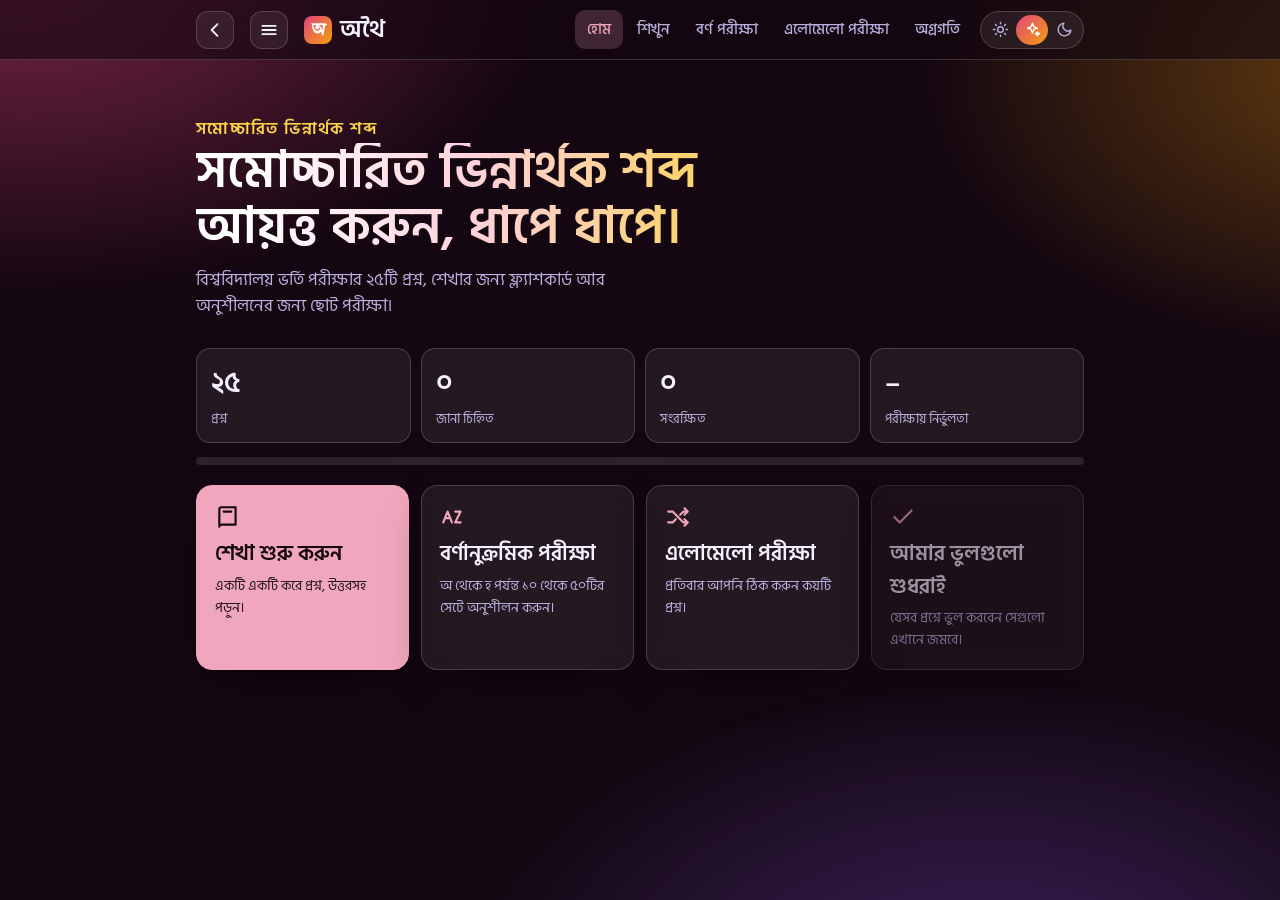
<file: athoi-homo.html>
<!DOCTYPE html>
<html lang="bn"><head><meta charset="utf-8">
<meta name="viewport" content="width=device-width, initial-scale=1, viewport-fit=cover">
<title>অথৈ – সমোচ্চারিত ভিন্নার্থক শব্দ</title>
<meta name="description" content="অথৈ: বিশ্ববিদ্যালয় ভর্তি পরীক্ষার বাংলা প্রস্তুতি।"><meta name="theme-color" content="#12786a">
<link rel="preconnect" href="https://fonts.googleapis.com"><link href="https://fonts.googleapis.com/css2?family=Hind+Siliguri:wght@400;500;600;700&family=Tiro+Bangla:ital@0;1&display=swap" rel="stylesheet">
<style>
:root{--bg:#f4efe6;--sf:#fffdf8;--sf2:#efe6d8;--ink:#1e1916;--mut:#6d6258;--ln:#e3d7c6;--pr:#7c2f45;--pr2:#5e2234;--prt:#f8e8ec;--gold:#8d6230;--gt:#f8ecd8;--ok:#1d6b45;--okt:#e5f5ec;--bad:#a33b32;--badt:#fbeceb;--sh:0 1px 2px rgba(30,25,22,.05),0 10px 28px -16px rgba(30,25,22,.22);--on:#fff8f6;color-scheme:light}
@media(prefers-color-scheme:dark){:root:not([data-theme="light"]){--bg:#14110f;--sf:#1e1a17;--sf2:#2a2420;--ink:#f6efe8;--mut:#b3a69c;--ln:#3a322c;--pr:#e0a3ad;--pr2:#f0c2c8;--prt:#3a2428;--gold:#e4c07a;--gt:#3a2e1c;--ok:#8fd0ae;--okt:#163028;--bad:#f0b0a8;--badt:#3d221f;--sh:0 1px 2px rgba(0,0,0,.4);--on:#2a1216;color-scheme:dark}}
:root[data-theme="dark"]{--bg:#14110f;--sf:#1e1a17;--sf2:#2a2420;--ink:#f6efe8;--mut:#b3a69c;--ln:#3a322c;--pr:#e0a3ad;--pr2:#f0c2c8;--prt:#3a2428;--gold:#e4c07a;--gt:#3a2e1c;--ok:#8fd0ae;--okt:#163028;--bad:#f0b0a8;--badt:#3d221f;--sh:0 1px 2px rgba(0,0,0,.4);--on:#2a1216;color-scheme:dark}
:root{box-sizing:border-box;padding-top:env(safe-area-inset-top,0px);padding-bottom:env(safe-area-inset-bottom,0px)}html{scroll-padding-top:env(safe-area-inset-top,0px);-webkit-text-size-adjust:100%}
*,*::before,*::after{box-sizing:inherit}
body{margin:0;background:var(--bg);color:var(--ink);font:16px/1.55 "Hind Siliguri",system-ui,sans-serif;min-height:100vh}
button,input,select{font:inherit;color:inherit}button{cursor:pointer}
:focus-visible{outline:2px solid var(--pr);outline-offset:2px}
.wrap{max-width:920px;margin:0 auto;padding:16px 16px 96px}
header.top{position:sticky;top:env(safe-area-inset-top,0px);z-index:20;background:color-mix(in srgb,var(--bg) 88%,transparent);backdrop-filter:blur(10px);border-bottom:1px solid var(--ln)}
header.top>div{max-width:920px;margin:0 auto;display:flex;align-items:center;gap:8px;padding:10px 16px}
.logo{font:600 24px "Tiro Bangla",Georgia,serif;letter-spacing:.2px;margin-right:auto;cursor:pointer;display:flex;gap:8px;align-items:center}
.logo i{width:28px;height:28px;border-radius:8px;background:var(--pr);color:var(--on);display:grid;place-items:center;font:italic 600 18px "Tiro Bangla",serif}
nav.d{display:flex;gap:2px}nav.d a,nav.m a{padding:8px 12px;border-radius:10px;color:var(--mut);text-decoration:none;font-weight:500;font-size:15px}
nav.d a:hover{background:var(--sf2)}nav a.on{color:var(--pr);background:var(--prt)}
nav.m{display:none;position:fixed;left:0;right:0;bottom:0;z-index:20;background:var(--sf);border-top:1px solid var(--ln);padding:6px 6px calc(6px + env(safe-area-inset-bottom,0px))}
nav.m a{flex:1;text-align:center;font-size:14px;font-weight:600;line-height:1.2;padding:8px 2px;min-height:48px;display:flex;align-items:center;justify-content:center}
a.logo{color:inherit;text-decoration:none}.ib{border:1px solid var(--ln);background:var(--sf);border-radius:10px;width:38px;height:38px;display:grid;place-items:center}
h1,h2,h3{font-family:"Tiro Bangla",Georgia,serif;font-weight:600;margin:0}
.hero{padding:28px 0 8px}.hero h1{font-size:clamp(32px,6vw,52px);line-height:1.08;max-width:20ch;text-wrap:balance}.hero p{color:var(--mut);max-width:52ch;margin:12px 0 0;font-size:17px}
.grid{display:grid;gap:12px;grid-template-columns:repeat(auto-fit,minmax(210px,1fr));margin-top:20px}
.tile{display:flex;flex-direction:column;align-items:flex-start;justify-content:flex-start;background:var(--sf);border:1px solid var(--ln);border-radius:16px;padding:18px;text-align:left;box-shadow:var(--sh);transition:transform .15s,border-color .15s}
.tile:hover{transform:translateY(-2px);border-color:var(--pr)}.tile h3{font-size:21px;margin:8px 0 4px}.tile p{margin:0;color:var(--mut);font-size:14px}.tile svg{width:26px;height:26px;color:var(--pr)}
.tile:disabled{opacity:.6;cursor:not-allowed}.tile:disabled:hover{transform:none;border-color:var(--ln)}.tile.pri{background:var(--pr);border-color:var(--pr);color:var(--on)}.tile.pri p,.tile.pri svg{color:var(--on)}.tile.pri p{opacity:.92}
.stats{display:flex;gap:10px;flex-wrap:wrap;margin-top:20px}.stat{flex:1;min-width:120px;background:var(--sf);border:1px solid var(--ln);border-radius:14px;padding:12px 14px}.stat b{display:block;font:600 28px "Tiro Bangla",serif}.stat span{color:var(--mut);font-size:13px}
.bar{height:6px;background:var(--sf2);border-radius:9px;overflow:hidden}.bar i{display:block;height:100%;background:var(--pr);border-radius:9px;transition:width .3s}
.bar.lg{height:8px}
.btn{border:1px solid var(--ln);background:var(--sf);border-radius:12px;padding:10px 16px;font-weight:600;display:inline-flex;gap:6px;align-items:center;justify-content:center}
.btn:hover{border-color:var(--pr)}.btn.p{background:var(--pr);color:var(--on);border-color:var(--pr)}.btn.p:hover{background:var(--pr2)}.btn:disabled{opacity:.45;cursor:not-allowed}
.row{display:flex;gap:8px;flex-wrap:wrap;align-items:center}.sp{flex:1}
.chip{display:inline-flex;align-items:center;gap:6px;border:1px solid var(--ln);background:var(--sf);border-radius:99px;padding:5px 12px;font-size:14px;font-weight:500;color:var(--mut)}
.chip svg,.ans svg{width:18px;height:18px;flex:none}.ans.hid svg{vertical-align:-4px;margin-right:4px}.chip.on{background:var(--prt);color:var(--pr);border-color:var(--pr)}
.chip[disabled]{opacity:.35}
input[type=search],input[type=number],input.t,select{background:var(--sf);border:1px solid var(--ln);border-radius:12px;padding:10px 12px;min-height:42px}
input[type=search]{flex:1;min-width:160px}
.az{display:flex;gap:4px;flex-wrap:wrap;margin:12px 0}.az button{width:32px;height:32px;border-radius:9px;border:1px solid var(--ln);background:var(--sf);font-weight:600;font-size:13px;color:var(--mut)}.az button.on{background:var(--pr);color:var(--on);border-color:var(--pr)}.az button:disabled{opacity:.3;cursor:default}
.card{background:var(--sf);border:1px solid var(--ln);border-radius:20px;padding:22px;box-shadow:var(--sh);margin-top:14px}
.badge{font-size:12.5px;font-weight:600;padding:3px 10px;border-radius:99px;background:var(--gt);color:var(--gold)}.badge.K{background:var(--prt);color:var(--pr)}.eyebrow{margin:0 0 6px;font-weight:600;font-size:13px;letter-spacing:.08em;text-transform:uppercase;color:var(--pr)}.stem u,.tq u{text-decoration-thickness:2px;text-underline-offset:4px;text-decoration-color:var(--pr)}
.no{color:var(--mut);font-size:13px}
.hw{font-size:clamp(34px,8vw,56px);line-height:1.1;margin:14px 0 4px;word-break:break-word;display:flex;align-items:center;gap:10px;flex-wrap:wrap}
.stem{color:var(--mut);margin:4px 0 14px;font-size:16px}
.ans{border-radius:14px;padding:14px 16px;background:var(--okt);border:1px solid color-mix(in srgb,var(--ok) 35%,transparent)}.ans small{color:var(--ok);font-weight:600;display:block}.ans b{font:600 26px "Tiro Bangla",serif;color:var(--ok)}
.ans.hid{background:var(--sf2);border:1px dashed var(--ln);text-align:center;cursor:pointer;color:var(--mut)}
.oth{display:flex;gap:6px;flex-wrap:wrap;margin:12px 0}.oth span{background:var(--sf2);border-radius:9px;padding:3px 10px;font-size:14px;color:var(--mut)}
.bn{margin-top:14px;padding-top:14px;border-top:1px dashed var(--ln)}.bn label{font-size:13px;color:var(--mut);display:block;margin-bottom:6px}.bn input{width:100%;font-family:"Hind Siliguri",sans-serif}.bn a{font-size:13px;color:var(--pr)}
.ico{border:1px solid var(--ln);background:var(--sf);border-radius:10px;width:36px;height:36px;display:grid;place-items:center;color:var(--mut)}.ico.on{color:var(--gold);border-color:var(--gold);background:var(--gt)}.ico.ok.on{color:var(--ok);border-color:var(--ok);background:var(--okt)}
.ico svg,.ib svg{width:19px;height:19px}
.pg{display:flex;align-items:center;gap:10px;margin-top:14px}.pg .bar{flex:1}
h2.s{font-size:26px;margin:22px 0 6px}.mut{color:var(--mut)}
.sets{display:grid;gap:10px;grid-template-columns:repeat(auto-fill,minmax(200px,1fr));margin-top:12px}
.set{background:var(--sf);border:1px solid var(--ln);border-radius:14px;padding:14px;text-align:left}.set:hover{border-color:var(--pr)}.set b{font:600 19px "Tiro Bangla",serif;display:block}.set span{font-size:13px;color:var(--mut)}.set em{font-style:normal;font-size:12px;color:var(--ok);font-weight:600}
.seg{display:inline-flex;border:1px solid var(--ln);border-radius:12px;overflow:hidden;background:var(--sf)}.seg button{border:0;background:none;padding:8px 14px;font-weight:600;color:var(--mut)}.seg button.on{background:var(--pr);color:var(--on)}
.cnt{display:flex;align-items:center;gap:8px}.cnt input{width:90px;text-align:center;font-size:22px;font-weight:600}
.tq{font:600 clamp(24px,5vw,34px)/1.25 "Tiro Bangla",Georgia,serif;margin:6px 0 16px}
.opt{display:flex;gap:12px;align-items:center;width:100%;text-align:left;background:var(--sf);border:1.5px solid var(--ln);border-radius:14px;padding:13px 14px;margin-bottom:10px;font-size:17px;transition:border-color .12s,background .12s}
.opt:hover:not(:disabled){border-color:var(--pr)}.opt i{font-style:normal;width:28px;height:28px;border-radius:8px;background:var(--sf2);display:grid;place-items:center;font-weight:700;font-size:13px;flex:none;color:var(--mut)}
.opt.ok{background:var(--okt);border-color:var(--ok)}.opt.ok i{background:var(--ok);color:var(--on)}.opt.no{background:var(--badt);border-color:var(--bad)}.opt.no i{background:var(--bad);color:var(--on)}.opt:disabled{cursor:default}
.fb{padding:10px 14px;border-radius:12px;font-weight:600;margin:4px 0 10px}.fb.ok{background:var(--okt);color:var(--ok)}.fb.no{background:var(--badt);color:var(--bad)}.fb small{display:block;font-weight:400;color:var(--mut)}
.nv{display:flex;gap:6px;flex-wrap:wrap;margin-top:16px}.nv button{width:34px;height:34px;border-radius:9px;border:1px solid var(--ln);background:var(--sf);font-size:13px;font-weight:600;color:var(--mut)}.nv .c{background:var(--ok);color:var(--on);border-color:var(--ok)}.nv .w{background:var(--bad);color:var(--on);border-color:var(--bad)}.nv .cur{outline:2px solid var(--pr);outline-offset:1px}
.ring{width:150px;height:150px;border-radius:50%;display:grid;place-items:center;background:conic-gradient(var(--ok) calc(var(--p)*1%),var(--sf2) 0)}.ring div{width:118px;height:118px;border-radius:50%;background:var(--sf);display:grid;place-items:center;font:600 34px "Tiro Bangla",serif}
.rv{background:var(--sf);border:1px solid var(--ln);border-left:4px solid var(--ok);border-radius:12px;padding:12px 14px;margin-top:10px}.rv.w{border-left-color:var(--bad)}.rv b{font-weight:600}.rv .mut{font-size:14px}
table{width:100%;border-collapse:collapse;font-size:14px}td,th{padding:8px 6px;border-bottom:1px solid var(--ln);text-align:left}th{color:var(--mut);font-weight:500}
.scr{overflow-x:auto}
dialog{border:1px solid var(--ln);border-radius:18px;background:var(--sf);color:var(--ink);padding:0;width:min(560px,94vw);max-height:80vh}dialog::backdrop{background:rgba(0,0,0,.5)}dialog .h{padding:14px 16px;border-bottom:1px solid var(--ln);display:flex;align-items:center}dialog .b{overflow:auto;max-height:60vh;padding:6px}
.li{display:flex;width:100%;gap:10px;text-align:left;border:0;background:none;padding:9px 10px;border-radius:10px}.li:hover,.li.on{background:var(--prt)}.li b{font-weight:600}.li span{color:var(--mut);margin-left:auto;font-size:13px}
.toast{position:fixed;left:50%;bottom:90px;transform:translateX(-50%);background:var(--ink);color:var(--bg);padding:8px 16px;border-radius:99px;font-size:14px;z-index:50}
@media(max-width:720px){nav.d{display:none}nav.m{display:flex}.wrap{padding-bottom:110px}.logo{font-size:21px}}
@media(prefers-reduced-motion:reduce){*{transition:none!important}}
.hr{display:flex;align-items:center;gap:8px}a.all{font-size:13px;font-weight:600;color:var(--pr);text-decoration:none;border:1px solid var(--ln);background:var(--sf);padding:8px 12px;border-radius:10px;white-space:nowrap}
/* shared */
.opt.ok{animation:pop .35s}.opt.no{animation:shk .35s}
@keyframes pop{50%{transform:scale(1.03)}}@keyframes shk{25%{transform:translateX(-6px)}75%{transform:translateX(6px)}}
.cf{position:fixed;top:-12px;width:9px;height:14px;border-radius:2px;z-index:99;pointer-events:none;animation:cfall linear forwards}
@keyframes cfall{to{transform:translateY(105vh) rotate(720deg);opacity:.9}}
/* theme switch */
.tsw{position:relative;display:grid;grid-template-columns:repeat(3,32px);padding:3px;border-radius:99px;border:1px solid var(--ln);background:var(--sf)}
.tsw::before{content:"";position:absolute;top:3px;bottom:3px;left:3px;width:32px;border-radius:99px;background:var(--pr);transform:translateX(calc(var(--i,1)*100%));transition:transform .3s cubic-bezier(.3,1.5,.5,1)}
.tsw button{position:relative;z-index:1;height:30px;border:0;background:none;display:grid;place-items:center;color:var(--mut);transition:color .2s}
.tsw button.on{color:var(--on)}.tsw svg{width:17px;height:17px;fill:none;stroke:currentColor;stroke-width:2;stroke-linecap:round;stroke-linejoin:round}
@media(max-width:420px){a.all{padding:8px 10px;font-size:12.5px}}
/* vivid theme (my style) */
:root[data-theme=vivid]{--bg:#140711;--sf:rgba(255,255,255,.07);--sf2:rgba(255,255,255,.11);--ink:#f5f2ff;--mut:#b9b1de;--ln:rgba(255,255,255,.17);--pr:#f0a6bc;--pr2:#e0457b;--prt:rgba(240,166,188,.2);--gold:#fcd34d;--gt:rgba(252,211,77,.16);--ok:#34d399;--okt:rgba(52,211,153,.17);--bad:#fb7185;--badt:rgba(251,113,133,.17);--sh:0 14px 40px -16px rgba(0,0,0,.75);--on:#140711;color-scheme:dark}
[data-theme=vivid] body{background:var(--bg)}
[data-theme=vivid] body::before{content:"";position:fixed;inset:-25%;z-index:-1;pointer-events:none;background:radial-gradient(40% 35% at 18% 14%,rgba(224,69,123,.5),transparent 70%),radial-gradient(34% 30% at 88% 22%,rgba(245,158,11,.34),transparent 70%),radial-gradient(40% 36% at 68% 92%,rgba(139,92,246,.34),transparent 70%);animation:aur 20s ease-in-out infinite alternate}
@keyframes aur{to{transform:translate3d(-5%,4%,0) rotate(7deg) scale(1.12)}}
[data-theme=vivid] header.top,[data-theme=vivid] nav.m{background:rgba(20,7,17,.62);backdrop-filter:blur(16px)}
[data-theme=vivid] .card,[data-theme=vivid] .stat,[data-theme=vivid] .opt,[data-theme=vivid] .chip,[data-theme=vivid] .btn,[data-theme=vivid] .tt,[data-theme=vivid] .cnt input,[data-theme=vivid] .ico{backdrop-filter:blur(10px)}
[data-theme=vivid] h1,[data-theme=vivid] h2,[data-theme=vivid] h3,[data-theme=vivid] .logo,[data-theme=vivid] .tq{font-family:"Hind Siliguri",system-ui,sans-serif}
[data-theme=vivid] .mxh h2,[data-theme=vivid] h2.s{background:linear-gradient(90deg,#fff 10%,#ffd1dc 50%,#fcd34d);-webkit-background-clip:text;background-clip:text;color:transparent}
[data-theme=vivid] .logo i,[data-theme=vivid] .tsw::before{background:linear-gradient(135deg,#e0457b,#f59e0b);color:#fff}
[data-theme=vivid] .tsw button.on{color:#fff}
[data-theme=vivid] .btn.p{background:linear-gradient(135deg,#e0457b,#f59e0b);color:#fff;border:0;box-shadow:0 10px 28px -10px rgba(224,69,123,.9);position:relative;overflow:hidden}
[data-theme=vivid] .btn.p:not(:disabled):hover{filter:brightness(1.1);transform:translateY(-1px)}
[data-theme=vivid] .btn.p:disabled{opacity:.4;box-shadow:none}
[data-theme=vivid] #go:not(:disabled){animation:glow 2.4s ease-in-out infinite}
@keyframes glow{50%{box-shadow:0 10px 34px -4px rgba(245,158,11,.8)}}
[data-theme=vivid] .chip.on{background:linear-gradient(135deg,rgba(224,69,123,.5),rgba(245,158,11,.35));border-color:rgba(240,166,188,.7);color:#fff}
[data-theme=vivid] .bar i{background:linear-gradient(90deg,#e0457b,#f59e0b,#34d399)}
[data-theme=vivid] .ring{background:conic-gradient(#f59e0b calc(var(--p)*1%),rgba(255,255,255,.12) 0);box-shadow:0 0 40px -8px rgba(245,158,11,.6)}
[data-theme=vivid] .opt:hover:not(:disabled){border-color:var(--pr);background:rgba(240,166,188,.14);transform:translateX(3px)}
[data-theme=vivid] .opt i{background:rgba(255,255,255,.12);color:#fff}
[data-theme=vivid] .nv button.cur{outline:2px solid #f59e0b}
[data-theme=vivid] a.all{background:rgba(255,255,255,.08)}
@media(prefers-reduced-motion:reduce){[data-theme=vivid] body::before,#go{animation:none!important}}

[data-theme=vivid] .tile,[data-theme=vivid] .set,[data-theme=vivid] .stat,[data-theme=vivid] table{backdrop-filter:blur(10px)}
[data-theme=vivid] .tile:hover,[data-theme=vivid] .set:hover{border-color:var(--pr);transform:translateY(-2px)}
[data-theme=vivid] .hero h1,[data-theme=vivid] .stat b{font-family:"Hind Siliguri",system-ui,sans-serif}
[data-theme=vivid] .hero h1{background:linear-gradient(90deg,#fff 10%,#ffd1dc 50%,#fcd34d);-webkit-background-clip:text;background-clip:text;color:transparent}
[data-theme=vivid] .eyebrow{color:#fcd34d}

/* colourful options */
.opt{--oc:var(--pr);position:relative;overflow:hidden}
.opt:nth-of-type(1){--oc:#a78bfa}.opt:nth-of-type(2){--oc:#22d3ee}.opt:nth-of-type(3){--oc:#fbbf24}.opt:nth-of-type(4){--oc:#f472b6}.opt:nth-of-type(5){--oc:#34d399}
.opt i{background:var(--oc)!important;color:#16122e!important;font-weight:800;font-style:normal;transition:transform .2s}
.opt:not(:disabled):hover{border-color:var(--oc)!important;background:color-mix(in srgb,var(--oc) 16%,var(--sf))!important;transform:translateX(4px)}
.opt:not(:disabled):active{transform:scale(.98)}.opt:not(:disabled):hover i{transform:scale(1.12) rotate(-6deg)}
.opt.ok{border-color:#22c55e!important;background:linear-gradient(90deg,rgba(34,197,94,.34),rgba(34,197,94,.1))!important;box-shadow:0 0 0 1px #22c55e inset,0 12px 28px -14px #22c55e}
.opt.ok i{background:#22c55e!important;color:#052e12!important}.opt.ok::after{content:"✓";margin-left:auto;font-weight:900;color:#22c55e;font-size:21px}
.opt.no{border-color:#ef4444!important;background:linear-gradient(90deg,rgba(239,68,68,.32),rgba(239,68,68,.08))!important;box-shadow:0 0 0 1px #ef4444 inset,0 12px 28px -14px #ef4444}
.opt.no i{background:#ef4444!important;color:#fff!important}.opt.no::after{content:"✕";margin-left:auto;font-weight:900;color:#ef4444;font-size:21px}
.opt:disabled:not(.ok):not(.no){opacity:.5}
.fb{font-weight:800;font-size:18px;border-radius:14px}.fb small{color:var(--ink)!important;font-weight:500}
.fb.ok{background:linear-gradient(135deg,rgba(34,197,94,.28),rgba(34,211,238,.14))!important;border:1px solid #22c55e;color:#22c55e!important}
.fb.no{background:linear-gradient(135deg,rgba(239,68,68,.28),rgba(251,146,60,.14))!important;border:1px solid #ef4444;color:#ef4444!important}
[data-theme=light] .fb.ok,[data-theme=light] .opt.ok::after{color:#15803d!important}[data-theme=light] .fb.no,[data-theme=light] .opt.no::after{color:#b91c1c!important}
.nv button.c{background:#22c55e!important;border-color:#22c55e!important;color:#052e12!important}.nv button.w{background:#ef4444!important;border-color:#ef4444!important;color:#fff!important}
/* header buttons + drawer */
.hb{width:38px;height:38px;flex:none;border-radius:12px;border:1px solid var(--ln);background:var(--sf);display:grid;place-items:center;color:var(--ink);margin-right:8px}
.hb svg{width:20px;height:20px;fill:none;stroke:currentColor;stroke-width:2.2;stroke-linecap:round;stroke-linejoin:round}
.dov{position:fixed;inset:0;z-index:60;background:rgba(5,3,20,.55);backdrop-filter:blur(3px);opacity:0;pointer-events:none;transition:opacity .25s}
.drw{position:fixed;top:0;bottom:0;left:0;width:min(84vw,330px);z-index:61;background:color-mix(in srgb,var(--bg) 97%,#000);border-right:1px solid var(--ln);box-shadow:20px 0 60px -20px rgba(0,0,0,.6);transform:translateX(-105%);visibility:hidden;transition:transform .3s cubic-bezier(.2,.9,.3,1),visibility .3s;overflow:auto;padding:calc(14px + env(safe-area-inset-top,0px)) 14px 30px}
.dopen .dov{opacity:1;pointer-events:auto}.dopen .drw{transform:none;visibility:visible}.dopen{overflow:hidden}
.drw .dh{display:flex;align-items:center;justify-content:space-between;margin-bottom:14px}
.drw .dl{display:flex;align-items:center;gap:8px;font:600 22px "Tiro Bangla",Georgia,serif;color:var(--ink)}
.drw .dl i{width:28px;height:28px;border-radius:8px;background:var(--pr);color:var(--on);display:grid;place-items:center;font:italic 600 18px "Tiro Bangla",serif}
.drw .dh button{width:38px;height:38px;border-radius:12px;border:1px solid var(--ln);background:var(--sf);color:var(--ink);font-size:16px}
.drw nav{display:flex;flex-direction:column;gap:4px}
.drw nav a{display:flex;align-items:center;gap:12px;padding:13px 14px;border-radius:14px;font-weight:600;color:var(--ink);text-decoration:none;transition:background .15s,transform .15s}
.drw nav a:hover{background:var(--sf2);transform:translateX(3px)}.drw nav a.on{background:var(--prt);color:var(--pr)}
.drw nav a i{width:12px;height:12px;border-radius:50%;flex:none}
.drw nav h4{margin:16px 6px 4px;font-size:12px;letter-spacing:.1em;text-transform:uppercase;color:var(--mut)}
.drw nav a.mixl{margin:6px 0;color:#fff;background:linear-gradient(115deg,#5b3df5,#0ea5e9,#10b981,#f59e0b,#ec4899);background-size:250% 250%;animation:dmix 8s ease-in-out infinite;box-shadow:0 10px 24px -10px rgba(91,61,245,.8)}
@keyframes dmix{0%,100%{background-position:0% 50%}50%{background-position:100% 50%}}

/* progress / marking / saved */
.starb{float:right;margin-left:8px;border:1.5px solid var(--ln);background:var(--sf);color:var(--mut);border-radius:99px;padding:6px 12px;font-weight:700;font-size:13.5px;transition:all .2s}
.starb.on{background:#fbbf24;border-color:#fbbf24;color:#3b2a00;box-shadow:0 6px 16px -8px #fbbf24}.starb:hover{transform:scale(1.05)}
.rv{position:relative}.rv .starb{padding:4px 10px;margin:0 0 4px 8px}
.mkb{margin-top:16px}.mkh{display:flex;justify-content:space-between;align-items:center;gap:10px;flex-wrap:wrap}
.mkg{display:grid;grid-template-columns:1fr 1fr;gap:12px;margin-top:10px}.mkg label{display:flex;flex-direction:column;gap:6px;font-size:13.5px;color:var(--mut);font-weight:600}
.mkg input{height:44px;border-radius:12px;border:1.5px solid var(--ln);background:var(--sf);color:var(--ink);font:700 18px inherit;padding:0 12px;width:100%}
.mst{display:grid;grid-template-columns:repeat(4,1fr);gap:8px;margin:4px 0 8px}.mst .mb{border-radius:14px;padding:10px 4px;background:var(--sf2);text-align:center}
.mst .mb b{display:block;font:800 22px "Hind Siliguri",sans-serif}.mst .mb span{font-size:12px;color:var(--mut)}
.mst .ok{background:rgba(34,197,94,.18)}.mst .ok b{color:#22c55e}.mst .no{background:rgba(239,68,68,.18)}.mst .no b{color:#ef4444}
.ptabs{display:flex;width:100%;margin:6px 0 14px}.ptabs button{flex:1;padding:10px 4px;font-size:13.5px}.ptabs em{font-style:normal;font-size:11.5px;background:var(--prt);color:var(--pr);padding:1px 6px;border-radius:99px;margin-left:3px}
.rcard{position:relative;display:flex;align-items:center;justify-content:space-between;gap:10px;padding:14px 44px 14px 16px;margin-bottom:10px;border-radius:16px;border:1px solid var(--ln);background:var(--sf);cursor:pointer;transition:transform .15s,border-color .15s}
.rcard:hover{transform:translateY(-2px);border-color:var(--pr)}.rcard .rl b{display:block}.rcard .rl span{font-size:12.5px}
.rcard .rr{text-align:right;white-space:nowrap}.rcard .rr b{font:800 20px "Hind Siliguri",sans-serif}.rcard .rr small{font-size:13px;color:var(--mut);font-weight:600}
.pcb{display:block;margin-top:2px;font-size:12.5px;font-weight:800;padding:2px 9px;border-radius:99px;width:max-content;margin-left:auto}.pcb.g{background:rgba(34,197,94,.2);color:#22c55e}.pcb.y{background:rgba(251,191,36,.22);color:#d99a00}.pcb.r{background:rgba(239,68,68,.2);color:#ef4444}
.rdel{position:absolute;right:8px;top:8px;width:28px;height:28px;border-radius:50%;border:0;background:transparent;color:var(--mut);font-size:15px}.rdel:hover{background:rgba(239,68,68,.2);color:#ef4444}
.mrow{display:flex;align-items:center;gap:12px;padding:14px;margin-bottom:10px;border-radius:16px;border:1px solid var(--ln);background:var(--sf)}.mrow .mq{flex:1;min-width:0}
.tick{flex:none;width:46px;height:46px;border-radius:50%;border:2px solid #22c55e;background:transparent;color:#22c55e;font-size:22px;font-weight:900;transition:all .2s}.tick:hover{background:#22c55e;color:#052e12;transform:scale(1.1)}
.tick.star{border-color:#fbbf24;color:#fbbf24}.tick.star:hover{background:#fbbf24;color:#3b2a00}
.mix p{max-width:calc(100% - 84px)}</style><script>try{document.documentElement.dataset.theme=localStorage.getItem("athoiথিম")||"vivid"}catch(e){document.documentElement.dataset.theme="vivid"}</script><link rel="icon" href="favicon.svg" type="image/svg+xml"><meta name="theme-color" content="#7c2f45"></head><body>
<header class="top"><div><button class="hb" id="bk" aria-label="পেছনে যান" title="পেছনে"><svg viewBox="0 0 24 24"><path d="M15 5l-7 7 7 7"/></svg></button><button class="hb" id="mb" aria-label="মেনু খুলুন" title="মেনু"><svg viewBox="0 0 24 24"><path d="M4 7h16M4 12h16M4 17h16"/></svg></button><a class="logo" href="index.html"><i>অ</i>অথৈ</a><nav class="d" id="nd"></nav><span class="hr"><div class="tsw" id="tsw" role="group" aria-label="থিম"><button data-th="light" title="লাইট থিম" aria-label="লাইট থিম"><svg viewBox="0 0 24 24"><circle cx="12" cy="12" r="4"/><path d="M12 2v2M12 20v2M4.9 4.9l1.4 1.4M17.7 17.7l1.4 1.4M2 12h2M20 12h2M4.9 19.1l1.4-1.4M17.7 6.3l1.4-1.4"/></svg></button><button data-th="vivid" title="ভিভিড থিম" aria-label="ভিভিড থিম"><svg viewBox="0 0 24 24"><path d="M12 3l1.9 5.1L19 10l-5.1 1.9L12 17l-1.9-5.1L5 10l5.1-1.9z"/><path d="M19 15l.8 2.2L22 18l-2.2.8L19 21l-.8-2.2L16 18l2.2-.8z"/></svg></button><button data-th="dark" title="ডার্ক থিম" aria-label="ডার্ক থিম"><svg viewBox="0 0 24 24"><path d="M21 12.8A9 9 0 1 1 11.2 3a7 7 0 0 0 9.8 9.8z"/></svg></button></div></span></div></header><div class="dov" id="dov"></div><aside class="drw" id="drw" aria-hidden="true"></aside>
<main class="wrap" id="app"></main><nav class="m" id="nm"></nav><dialog id="dg"></dialog>
<script>
const D=[{"n":1,"h":"","q":"যে সম্পর্কটি বিসদৃশ-","o":["বারিধি: বারিদ","কাঞ্চন: সুবর্ণ","মৃগেন্দ্র : কেশরী","সবিতা : তপন"],"a":0,"k":"K"},{"n":2,"h":"সম্মার্জনী","q":"‘সম্মার্জনী’ শব্দের অর্থ কোনটি?","o":["ঝাঁটা","শ্রমের মূল্য","সহজে অর্জন","ভাতা"],"a":0,"k":"K"},{"n":3,"h":"চঞ্চু","q":"‘চঞ্চু’ শব্দের অর্থ-","o":["ঠোঁট","চোখ","নাক","কান"],"a":0,"k":"K"},{"n":4,"h":"","q":"ভিন্নার্থক শব্দযুগল নয় কোনটি?","o":["কপাল, কপোল","অন্নদা, অন্যদা","পর্যঙ্ক, খাট","সিরিশ, গিরীশ"],"a":2,"k":"K"},{"n":5,"h":"নীর","q":"‘নীর’ ও ‘নীড়’ শব্দ যুগলের অর্থ কোনটি?","o":["পাখির বাসা ও আবাস","আবাস ও পানি","পানি ও পাখির বাসা","পানি ও আবাস"],"a":2,"k":"K"},{"n":6,"h":"","q":"কেন শব্দযুগল ভিন্নার্থক নয়?","o":["শিকার, স্বীকার","নবনী, ননি","ষর, ষড়","ধুম, ধূম"],"a":1,"k":"K"},{"n":7,"h":"নিচে","q":"নিচের কোন শব্দটি ভিন্নার্থক?","o":["অকরণি","অবক্রোশ","শাপ","উপাস"],"a":3,"k":"K"},{"n":8,"h":"বঁধু","q":"‘বঁধু’ ও ‘বধূ’ শব্দজোড়টির ঠিক অর্থগুচ্ছ কোনটি?","o":["চাঁদ ও বউ","বন্ধু ও বউ","অস্ত্র ও বউ","শিকারি ও বউ"],"a":1,"k":"K"},{"n":9,"h":"অভিহিত","q":"‘অভিহিত’, ‘অবিহিত’ শব্দদ্বয়ের সমার্থক?","o":["অন্যায়, কথিত","কথিত, অন্যায়","জানানো, সমাধান","সমাধান, জানানো"],"a":1,"k":"K"},{"n":10,"h":"জোড়","q":"‘ জোড়’ এবং ‘জোর’ শব্দ দুটি অর্থ পার্থক্যের যথার্থ উদাহরণ কোনটি?","o":["জোরবিজোড়, জোরাসাঁকো","জোড়হাত, মানিকজোড়","জোড়পুকুর, জোরদাবি","জোরগলা, জোরহাত"],"a":2,"k":"K"},{"n":11,"h":"সাড়া","q":"‘সাড়া’ এবং ‘সারা’ শব্দ দুটির অর্থ পার্থক্যের ঠিক উদাহরণ কোনটি?","o":["সাড়াবেলা, সারাঘর","জবাব, সমস্ত","সারাবই, সাড়াদেশ","সারা নেই, সাড়া দাও"],"a":1,"k":"K"},{"n":12,"h":"শম্বর","q":"‘শম্বর’ অর্থ কী?","o":["ব্যাঘ্র","হরিণ","জলহস্তী","সিংহ"],"a":1,"k":"K"},{"n":13,"h":"কপোল","q":"‘কপোল’ শব্দের অর্থ কী?","o":["ললাট","গগুদেশ","চিবুক","কপাল"],"a":1,"k":"K"},{"n":14,"h":"সত্ত্ব","q":"‘সত্ত্ব’ শব্দের অর্থ-","o":["নিত্য","সাধু","অস্তিত্ব","শুভ"],"a":2,"k":"K"},{"n":15,"h":"আসার","q":"‘আসার’ শব্দের অর্থ কোনটি?","o":["মাসের নাম","আহবান","জলকণা","তুচ্ছ"],"a":2,"k":"K"},{"n":16,"h":"আশী","q":"‘আশী’ শব্দের অর্থ কোনটি?","o":["সংখ্যা","আর্শীবাদ","সাপ","দাঁত"],"a":3,"k":"K"},{"n":17,"h":"পুরুষ","q":"‘পুরুষ’ শব্দটির অর্থ হল-","o":["পুরুষ","কন্যা","ককর্শ","কোমল"],"a":2,"k":"K"},{"n":18,"h":"জোড়","q":"‘জোড়’ শব্দের অর্থ-","o":["শক্তি","বল","যুগল","সামর্থ্য"],"a":2,"k":"K"},{"n":19,"h":"শ্বশ্রূ","q":"‘শ্বশ্রূ’ এর শব্দার্থ কী?","o":["দাড়িগোঁফ","শাশুড়ি","শক্র","অশ্রু"],"a":0,"k":"K"},{"n":20,"h":"সিত","q":"‘সিত’ শব্দটির অর্থ কী?","o":["কালো","সাদা","সবুজ","কমলা"],"a":1,"k":"K"},{"n":21,"h":"আপন","q":"‘আপন’ অর্থ নিজ, কিন্তু ‘আপণ’ অর্থ কী?","o":["পর","কাছের","বাসা","দোকান"],"a":3,"k":"K"},{"n":22,"h":"নিচে","q":"নিচের কোন শব্দযুগল সমোচ্চারিত শব্দ নয়?","o":["আপন, আপণ","আভাস, আভাষ","পক্ষ, পক্ষ্ম","গুণ, গুন"],"a":2,"k":"K"},{"n":23,"h":"নবসুন্দর","q":"‘নবসুন্দর’ শব্দের অর্থ কী?","o":["সুন্দর মানুষ","সুন্দর পুরুষ","নাপিত","ছুতোর"],"a":2,"k":"K"},{"n":24,"h":"অস্থি","q":"‘অস্থি’ শব্দের অর্থ কি?","o":["হাড়","মজ্জা","রক্ত","মাংস"],"a":0,"k":"K"},{"n":25,"h":"সতত","q":"‘সতত’ শব্দের অর্থ কি?","o":["সকাল","মাঝে-মাঝে","সবসময়","সন্ধ্যাবেলা"],"a":2,"k":"K"}];
const N=D.length,$=s=>document.querySelector(s),esc=s=>String(s??'').replace(/[&<>"]/g,c=>({'&':'&amp;','<':'&lt;','>':'&gt;','"':'&quot;'}[c]));
const IC={home:'<path d="M3 11l9-8 9 8v9a1 1 0 0 1-1 1h-5v-6H9v6H4a1 1 0 0 1-1-1z"/>',learn:'<path d="M4 5a2 2 0 0 1 2-2h13v16H6a2 2 0 0 0-2 2zM4 19V5M8 7h7"/>',alpha:'<path d="M3 17l4-10 4 10M4.5 13h5M14 7h5l-5 10h5"/>',rand:'<path d="M3 7h4l10 10h4M3 17h4l3-3m4-4l3-3h4M18 4l3 3-3 3m0 4l3 3-3 3"/>',prog:'<path d="M4 20V10M10 20V4M16 20v-7M22 20H2"/>',star:'<path d="M12 3l2.7 5.6 6.1.9-4.4 4.3 1 6.1L12 17l-5.4 2.9 1-6.1L3.2 9.5l6.1-.9z"/>',chk:'<path d="M4 12l5 5L20 6"/>',spk:'<path d="M4 9v6h4l5 4V5L8 9zM16.5 8.5a5 5 0 0 1 0 7M19 6a8.5 8.5 0 0 1 0 12"/>',list:'<path d="M8 6h13M8 12h13M8 18h13M3 6h.01M3 12h.01M3 18h.01"/>',moon:'<path d="M20 14.5A8 8 0 0 1 9.5 4 8 8 0 1 0 20 14.5z"/>',eye:'<path d="M2 12s4-7 10-7 10 7 10 7-4 7-10 7S2 12 2 12z"/><circle cx="12" cy="12" r="3"/>'};
const ic=(n,w=2)=>`<svg viewBox="0 0 24 24" fill="none" stroke="currentColor" stroke-width="${w}" stroke-linecap="round" stroke-linejoin="round">${IC[n]}</svg>`;
let S={fav:[],known:[],mist:[],hist:[],done:{},notes:{},theme:'',last:0,pos:0};
try{Object.assign(S,JSON.parse(localStorage.getItem('athoi_homo')||'{}'))}catch(e){}
const save=()=>{try{localStorage.setItem('athoi_homo',JSON.stringify(S))}catch(e){}};
const has=(k,n)=>S[k].includes(n),tog=(k,n)=>{const i=S[k].indexOf(n);i<0?S[k].push(n):S[k].splice(i,1);save()};
const key=q=>{const t=(q.sk||q.h||q.q).replace(/^[^\u0980-\u09FF]+/,'');return t||'~'},ltr=q=>{const c=key(q)[0];return letters.includes(c)?c:'#'};
const ALPHA=[...D].sort((a,b)=>key(a).localeCompare(key(b),'bn')||a.n-b.n);
const byN=Object.fromEntries(D.map(q=>[q.n,q]));
const HL=q=>{let s=esc(q.q);(q.u||[]).forEach(u=>{const e=esc(u);s=s.replace(e,'<u>'+e+'</u>')});return s};
const UL=q=>/underlined|bold/i.test(q.q)&&!(q.u&&q.u.length)?'<p class="no" style="margin:-6px 0 12px">মূল প্রশ্নপত্রের দাগ বা গাঢ় চিহ্ন এই প্রশ্নে নেই, বাক্যের প্রসঙ্গ দেখে বুঝে নিন।</p>':'';
const KINDS=["K"],KD={"K":"সমোচ্চারিত ভিন্নার্থক শব্দ"},KL={"K":"উত্তর"},NOBN=["K"],H='display:none';
const shuf=a=>{a=[...a];for(let i=a.length-1;i>0;i--){const j=Math.random()*(i+1)|0;[a[i],a[j]]=[a[j],a[i]]}return a};
const LT=String.fromCharCode(65);const letters=[...'অআইঈউঊঋএঐওঔকখগঘঙচছজঝঞটঠডঢণতথদধনপফবভমযরলশষসহ','#'];
function toast(m){const t=document.createElement('div');t.className='toast';t.textContent=m;document.body.append(t);setTimeout(()=>t.remove(),1600)}
function speak(w){try{speechSynthesis.cancel();const u=new SpeechSynthesisUtterance(w);u.lang=/[\u0980-\u09FF]/.test(w)?'bn-BD':'en-US';u.rate=.9;speechSynthesis.speak(u)}catch(e){toast('এখানে উচ্চারণ শোনা যাচ্ছে না')}}
function confetti(){const cs=['#a78bfa','#f472b6','#22d3ee','#fbbf24','#34d399','#fb923c'];for(let i=0;i<70;i++){const e=document.createElement('i');e.className='cf';e.style.cssText=`left:${Math.random()*100}vw;background:${cs[i%6]};animation-duration:${2+Math.random()*2}s;animation-delay:${Math.random()*.6}s;transform:rotate(${Math.random()*360}deg)`;document.body.append(e);setTimeout(()=>e.remove(),4800)}}
function theme(){let t='vivid';try{t=localStorage.getItem('athoiথিম')||'vivid'}catch(e){}const r=document.documentElement;r.dataset.theme=t;const w=$('#tsw');w.style.setProperty('--i',['light','vivid','dark'].indexOf(t));w.querySelectorAll('button').forEach(b=>b.classList.toggle('on',b.dataset.th===t))}
document.querySelectorAll('#tsw button').forEach(b=>b.onclick=()=>{try{localStorage.setItem('athoiথিম',b.dataset.th)}catch(e){}theme()});
(function(){const PAGES=[["athoi-syn.html", "সমার্থক শব্দ", "#a78bfa"], ["athoi-ant.html", "বিপরীতার্থক শব্দ", "#f472b6"], ["athoi-word.html", "গুরুত্বপূর্ণ শব্দ ও অর্থ", "#22d3ee"], ["athoi-homo.html", "সমোচ্চারিত ভিন্নার্থক শব্দ", "#fbbf24"], ["athoi-term.html", "পারিভাষিক শব্দ", "#34d399"], ["athoi-idiom.html", "বাগধারা", "#fb923c"], ["athoi-prov.html", "প্রবাদ-প্রবচন", "#60a5fa"], ["athoi-brief.html", "বাক্য সংকোচন", "#f87171"], ["athoi-trans.html", "অনুবাদ", "#2dd4bf"], ["athoi-letter.html", "পত্র, ভাবসম্প্রসারণ ও সারাংশ", "#c084fc"], ["athoi-dict.html", "অভিধানতত্ত্ব", "#facc15"], ["athoi-sound.html", "ধ্বনি পরিবর্তন", "#4ade80"], ["athoi-lang.html", "ভাষা ও লিপি", "#38bdf8"]];
const cur=location.pathname.split('/').pop()||'index.html',isApp=PAGES.some(p=>p[0]===cur),isMix=cur==='lexica-mixed.html';
const here=isMix?[['#random','মিশ্র পরীক্ষা'],['#progress','অগ্রগতি']]:isApp?[['#learn','শিখুন'],['#alpha','বর্ণ পরীক্ষা'],['#random','এলোমেলো পরীক্ষা'],['#progress','অগ্রগতি']]:[];
const L=(h,t,c,on)=>`<a href="${h}" class="${on?'on':''}"${on?' aria-current="page"':''}>${c?`<i style="background:${c}"></i>`:''}${t}</a>`;
document.getElementById('drw').innerHTML=`<div class="dh"><span class="dl"><i>অ</i>অথৈ</span><button id="dx" aria-label="মেনু বন্ধ">✕</button></div><nav>${L('index.html','হোম (সব বিষয়)','',cur==='index.html')}<a href="lexica-mixed.html" class="mixl">মিশ্র এলোমেলো পরীক্ষা</a>${here.length?`<h4>এই পাতা</h4>${here.map(x=>L(x[0],x[1],'',false)).join('')}`:''}<h4>বিষয়সমূহ</h4>${PAGES.map(p=>L(p[0],p[1],p[2],p[0]===cur)).join('')}</nav>`;
const open=o=>{document.body.classList.toggle('dopen',o);document.getElementById('drw').setAttribute('aria-hidden',!o)};
const live=()=>typeof T!=='undefined'&&T&&!T.fin,ask=()=>confirm('পরীক্ষা ছেড়ে যাবেন? আপনার উত্তরগুলো হারিয়ে যাবে।');
document.getElementById('mb').onclick=()=>open(true);document.getElementById('dov').onclick=document.getElementById('dx').onclick=()=>open(false);
document.getElementById('drw').addEventListener('click',e=>{const a=e.target.closest('a');if(!a)return;const h=a.getAttribute('href');if(h[0]==='#'){e.preventDefault();if(live()&&!ask())return;T=null;open(false);go(h.slice(1))}else open(false)});
addEventListener('keydown',e=>{if(e.key==='Escape')open(false)});
const bk=document.getElementById('bk');if(bk)bk.onclick=()=>{if(live()&&!ask())return;history.length>1?history.back():location.href='index.html'};
})();

const NAV=[['home','হোম'],['learn','শিখুন'],['alpha','বর্ণ পরীক্ষা'],['random','এলোমেলো পরীক্ষা'],['progress','অগ্রগতি']];
const NI={home:'home',learn:'learn',alpha:'alpha',random:'rand',progress:'prog'};
const go=r=>{if(location.hash==='#'+r)route();else location.hash=r};
let T=null,L={q:'',k:'all',let:'',v:'all',o:'az',i:0,rec:false},A={size:25,let:''},R={n:20,w:20,k:[...KINDS],p:['all']},timer;
if(S.pos){const j=ALPHA.findIndex(q=>q.n===S.pos);if(j>=0)L.i=j}
function route(){clearInterval(timer);const r=location.hash.slice(1)||'home';const v=NAV.some(x=>x[0]===r)?r:'home';
 $('#nd').innerHTML=NAV.map(([k,t])=>`<a href="${k==='home'?'index.html':'#'+k}" class="${k===v&&!T?'on':''}">${t}</a>`).join('');
 $('#nm').innerHTML=NAV.map(([k,t])=>`<a href="${k==='home'?'index.html':'#'+k}" class="${k===v&&!T?'on':''}">${t}</a>`).join('');
 if(T){T.fin?results():quiz();return}
 ({home,learn,alpha,random,progress})[v]();scrollTo(0,0)}
addEventListener('hashchange',route);
const A$=h=>$('#app').innerHTML=h;
/* HOME */
function home(){const k=S.known.length,acc=S.hist.reduce((a,h)=>a+h.s,0),tot=S.hist.reduce((a,h)=>a+h.t,0);
 A$(`<section class="hero"><p class="eyebrow">সমোচ্চারিত ভিন্নার্থক শব্দ</p><h1>সমোচ্চারিত ভিন্নার্থক শব্দ আয়ত্ত করুন, ধাপে ধাপে।</h1><p>বিশ্ববিদ্যালয় ভর্তি পরীক্ষার ${N.toLocaleString()}টি প্রশ্ন, শেখার জন্য ফ্ল্যাশকার্ড আর অনুশীলনের জন্য ছোট পরীক্ষা।</p></section>
 <div class="stats"><div class="stat"><b>${N.toLocaleString()}</b><span>প্রশ্ন</span></div><div class="stat"><b>${k}</b><span>জানা চিহ্নিত</span></div><div class="stat"><b>${S.fav.length}</b><span>সংরক্ষিত</span></div><div class="stat"><b>${tot?Math.round(acc/tot*100)+'%':'–'}</b><span>পরীক্ষায় নির্ভুলতা</span></div></div>
 <div class="bar lg" style="margin-top:14px"><i style="width:${k/N*100}%"></i></div>
 <div class="grid"><button class="tile pri" onclick="go('learn')">${ic('learn')}<h3>${S.last?'শেখা চালিয়ে যান':'শেখা শুরু করুন'}</h3><p>একটি একটি করে প্রশ্ন, উত্তরসহ পড়ুন।</p></button>
 <button class="tile" onclick="go('alpha')">${ic('alpha')}<h3>বর্ণানুক্রমিক পরীক্ষা</h3><p>অ থেকে হ পর্যন্ত ১০ থেকে ৫০টির সেটে অনুশীলন করুন।</p></button>
 <button class="tile" onclick="go('random')">${ic('rand')}<h3>এলোমেলো পরীক্ষা</h3><p>প্রতিবার আপনি ঠিক করুন কয়টি প্রশ্ন।</p></button>
 <button class="tile" ${S.mist.length?'':'disabled'} onclick="S.mist.length&&start(S.mist.map(n=>byN[n]),'ভুল অনুশীলন','mist')">${ic('chk')}<h3>আমার ভুলগুলো শুধরাই</h3><p>${S.mist.length?S.mist.length+'টি প্রশ্নে ভুল হয়েছে।':'যেসব প্রশ্নে ভুল করবেন সেগুলো এখানে জমবে।'}</p></button></div>`)}
/* LEARN */
function lst(){let l=L.o==='az'?ALPHA:D;const q=L.q.trim().toLowerCase();
 return l.filter(x=>(L.k==='all'||x.k===L.k)&&(!L.let||ltr(x)===L.let)&&(L.v==='all'||(L.v==='fav'?has('fav',x.n):!has('known',x.n)))&&(!q||(x.h+' '+x.q+' '+x.o.join(' ')).toLowerCase().includes(q)))}
function learn(){const l=lst();if(L.i>=l.length)L.i=Math.max(0,l.length-1);const c=l[L.i];
 const lc=Object.fromEntries(letters.map(x=>[x,0]));ALPHA.forEach(q=>lc[ltr(q)]++);
 A$(`<h2 class="s" style="margin-top:8px">শিখুন</h2>
 <div class="row"><input type="search" id="sq" placeholder="খুঁজুন…" value="${esc(L.q)}" aria-label="Search"><select id="so" aria-label="Order"><option value="az"${L.o==='az'?' selected':''}>বর্ণানুক্রম</option><option value="n"${L.o==='n'?' selected':''}>মূল ক্রম</option></select></div>
 <div class="row" style="margin-top:10px">${['all',...KINDS].map(k=>`<button class="chip ${L.k===k?'on':''}" data-k="${k}" style="${H}">${k==='all'?'সব ধরন':KD[k]||k}</button>`).join('')}<span class="sp"></span>${[['all','যেকোনো অবস্থা'],['unk','অজানা'],['fav','সংরক্ষিত']].map(([k,t])=>`<button class="chip ${L.v===k?'on':''}" data-v="${k}">${t}</button>`).join('')}</div>
 <div class="az">${letters.map(x=>`<button class="${L.let===x?'on':''}" data-l="${x}" ${lc[x]?'':'disabled'}>${x}</button>`).join('')}</div>
 ${c?card(c,l.length):`<div class="card"><h3>কিছু মেলেনি</h3><p class="mut">অন্য ফিল্টার বা অনুসন্ধান চেষ্টা করুন।</p></div>`}`);
 $('#sq').oninput=e=>{L.q=e.target.value;L.i=0;learnList()};$('#so').onchange=e=>{L.o=e.target.value;L.i=0;learn()};
 document.querySelectorAll('[data-k]').forEach(b=>b.onclick=()=>{L.k=b.dataset.k;L.i=0;learn()});document.querySelectorAll('[data-v]').forEach(b=>b.onclick=()=>{L.v=b.dataset.v;L.i=0;learn()});
 document.querySelectorAll('[data-l]').forEach(b=>b.onclick=()=>{L.let=L.let===b.dataset.l?'':b.dataset.l;L.i=0;learn()});
 if(c){S.last=1;S.pos=c.n;save()}}
function learnList(){const p=$('#sq').selectionStart;learn();const e=$('#sq');e.focus();e.setSelectionRange(p,p)}
function card(c,total){const ok=c.o[c.a],oth=c.o.filter((_,i)=>i!==c.a),title=c.h||c.q;
 const bare=!c.h||c.k==='Word'||/^[A-Za-z\-:\s]+$/.test(c.q.trim())&&c.q.trim().length<30;
 return `<div class="card"><div class="row"><span class="badge ${c.k}">${KD[c.k]||c.k}</span><span class="no">প্রশ্ন নং ${c.n}</span><span class="sp"></span>
 <span class="row" style="flex-wrap:nowrap;gap:6px"><button class="ico ${has('fav',c.n)?'on':''}" onclick="tog('fav',${c.n});learn()" title="সংরক্ষণ (S)" aria-label="Save">${ic('star')}</button><button class="ico ok ${has('known',c.n)?'on':''}" onclick="tog('known',${c.n});learn()" title="জানা চিহ্নিত করুন (K)" aria-label="জানা">${ic('chk',2.5)}</button></span></div>
 <h2 class="hw">${esc(c.h?c.h:c.q.length>60?'Question '+c.n:c.q)}${c.h?`<button class="ico" onclick="speak('${esc(c.h).replace(/'/g,'’')}')" aria-label="Pronounce">${ic('spk')}</button>`:''}</h2>
 ${c.h&&!bare?`<p class="stem">${HL(c)}</p>`:!c.h&&c.q.length>60?`<p class="stem">${HL(c)}</p>`:''}${UL(c)}
 ${L.rec&&!L._s?`<div class="ans hid" onclick="L._s=1;learn()">${ic('eye')} উত্তর দেখতে ট্যাপ করুন</div>`:`<div class="ans"><small>${KL[c.k]}</small><b>${esc(ok)}</b></div>`}
 ${L.rec&&!L._s?'':`<div class="oth">${oth.map(o=>`<span>${esc(o)}</span>`).join('')}</div>`}
 ${c.x?`<p class="mut" style="font-size:13px">Note: ${esc(c.x)}</p>`:''}
 ${!NOBN.includes(c.k)?`<div class="bn"><label for="bn">আপনার নোট</label><input id="bn" class="t" style="width:100%" placeholder="আপনার নোট লিখুন…" value="${esc(S.notes[c.n]||'')}" onchange="S.notes[${c.n}]=this.value;save();toast('সংরক্ষিত')">${c.h?`<a href="https://translate.google.com/?sl=en&tl=bn&text=${encodeURIComponent(c.h)}&op=translate" target="_blank" rel="noopener">Look up “${esc(c.h)}” in Bangla</a>`:''}</div>`:''}</div>
 <div class="pg"><button class="btn" onclick="step(-1)">‹ আগে</button><div class="bar"><i style="width:${(L.i+1)/total*100}%"></i></div><button class="btn p" onclick="step(1)">পরবর্তী ›</button></div>
 <div class="row" style="margin-top:12px"><span class="mut">${(L.i+1).toLocaleString()} / ${total.toLocaleString()}</span><span class="sp"></span><button class="chip ${L.rec?'on':''}" onclick="L.rec=!L.rec;L._s=0;learn()">স্মরণ মোড</button><button class="chip" onclick="jump()">${ic('list')} তালিকা দেখুন</button></div>`}
function step(d){const n=lst().length;if(!n)return;L.i=(L.i+d+n)%n;L._s=0;learn()}
function jump(){const l=lst(),dg=$('#dg');dg.innerHTML=`<div class="h"><b>${l.length} items</b><span class="sp"></span><button class="ib" onclick="dg.close()" aria-label="বন্ধ">✕</button></div><div class="b">${l.slice(0,600).map((x,i)=>`<button class="li ${i===L.i?'on':''}" onclick="L.i=${i};L._s=0;dg.close();learn()"><b>${esc(x.h||x.q.slice(0,40))}</b><span>${esc(x.o[x.a])}</span></button>`).join('')}${l.length>600?'<p class="mut" style="padding:10px">প্রথম ৬০০টি দেখানো হচ্ছে। অনুসন্ধান বা বর্ণ দিয়ে সংকুচিত করুন।</p>':''}</div>`;dg.showModal();const o=dg.querySelector('.on');o&&o.scrollIntoView({block:'center'})}
/* ALPHA */
function alpha(){const l=A.let?ALPHA.filter(q=>ltr(q)===A.let):ALPHA,ch=[];for(let i=0;i<l.length;i+=A.size)ch.push(l.slice(i,i+A.size));
 const lc=Object.fromEntries(letters.map(x=>[x,0]));ALPHA.forEach(q=>lc[ltr(q)]++);
 A$(`<h2 class="s" style="margin-top:8px">বর্ণানুক্রমিক পরীক্ষা</h2><p class="mut" style="margin:0 0 10px">প্রশ্নগুলো শব্দের বর্ণানুক্রমে সাজানো। একটি বর্ণ, সেটের আকার, তারপর একটি সেট বেছে নিন।</p>
 ${mkBox()}<div class="seg" role="group" aria-label="সেটের আকার">${[10,20,25,50].map(s=>`<button class="${A.size===s?'on':''}" data-s="${s}">${s} Q</button>`).join('')}</div>
 <div class="az">${letters.map(x=>`<button class="${A.let===x?'on':''}" data-l="${x}" ${lc[x]?'':'disabled'} title="${lc[x]}টি প্রশ্ন">${x}</button>`).join('')}</div>
 <div class="mut">${l.length.toLocaleString()}টি প্রশ্ন, ${ch.length}টি সেট${A.let?' (“'+A.let+'”)':''}</div>
 <div class="sets">${ch.map((c,i)=>{const k=`${A.let||'all'}:${A.size}:${i}`,b=S.done[k];return `<button class="set" data-i="${i}"><b>সেট ${i+1}</b><span>${esc(c[0].sk||c[0].h||c[0].q.slice(0,16))} → ${esc(c[c.length-1].sk||c[c.length-1].h||c[c.length-1].q.slice(0,16))}</span><br><span>${c.length}টি প্রশ্ন</span> ${b!=null?`<em>সেরা ${b}%</em>`:''}</button>`}).join('')}</div>`);
 document.querySelectorAll('[data-s]').forEach(b=>b.onclick=()=>{A.size=+b.dataset.s;alpha()});document.querySelectorAll('[data-l]').forEach(b=>b.onclick=()=>{A.let=A.let===b.dataset.l?'':b.dataset.l;alpha()});
 document.querySelectorAll('.set').forEach(b=>b.onclick=()=>{const i=+b.dataset.i;start(ch[i],`বর্ণ · সেট ${i+1}${A.let?' ('+A.let+')':''}`,'alpha',`${A.let||'all'}:${A.size}:${i}`)})}
/* RANDOM */
const srcOK=q=>(R.p.includes('unk')&&!has('known',q.n))||(R.p.includes('fav')&&has('fav',q.n))||(R.p.includes('mist')&&has('mist',q.n));const RP=()=>{const l=D.filter(q=>R.k.includes(q.k));return R.p.includes('all')?l:l.filter(srcOK)};
function random(){const p=RP().length;R.n=Math.max(1,Math.min(R.w,p||1));
 A$(`<h2 class="s" style="margin-top:8px">এলোমেলো পরীক্ষা</h2><p class="mut" style="margin:0 0 14px">কয়টি প্রশ্ন চান জানান। প্রতিবার নতুন করে এলোমেলোভাবে বাছাই হবে।</p>
 <div class="card" style="margin-top:0"><b>প্রশ্নের সংখ্যা</b><div class="row" style="margin:10px 0"><div class="cnt"><button class="ico" id="mn" aria-label="কম">−</button><input type="number" id="nn" min="1" max="${p}" value="${R.n}" inputmode="numeric"><button class="ico" id="pl" aria-label="বেশি">+</button></div>
 ${[10,20,30,50,100].map(n=>`<button class="chip ${R.n===n?'on':''}" data-n="${n}" ${n>p?'disabled':''}>${n}</button>`).join('')}<button class="chip ${R.n===p?'on':''}" data-n="${p}" ${p?'':'disabled'}>সব ${p.toLocaleString()}</button></div>
 <b style="${H}">প্রশ্নের ধরন</b><div class="row" style="margin:10px 0;${H}">${KINDS.map(k=>`<button class="chip ${R.k.includes(k)?'on':''}" data-t="${k}" style="${H}">${KD[k]||k}</button>`).join('')}</div>
 <b>যেখান থেকে</b> <span class="mut" style="font-weight:400;font-size:13px">(এক বা একাধিক বেছে নিন)</span><div class="row" style="margin:10px 0">${[['all','সব'],['unk','এখনো জানা নেই'],['fav','সংরক্ষিত'],['mist','আমার ভুল']].map(([k,t])=>`<button class="chip ${R.p.includes(k)?'on':''}" data-p="${k}">${t}</button>`).join('')}</div>
 ${mkBox()}<div class="row" style="margin-top:14px"><span class="mut">${p?p.toLocaleString()+'টি প্রশ্ন আছে':'কোনো প্রশ্ন মেলেনি। অন্য উৎস বেছে নিন।'}</span><span class="sp"></span><button class="btn p" id="go" ${p?'':'disabled'}>পরীক্ষা শুরু</button></div></div>`);
 const nn=$('#nn');nn.onchange=()=>{R.w=Math.floor(+nn.value)||1;random()};$('#mn').onclick=()=>{R.w=R.n-1;random()};$('#pl').onclick=()=>{R.w=R.n+1;random()};
 document.querySelectorAll('[data-n]').forEach(b=>b.onclick=()=>{R.w=+b.dataset.n;random()});
 document.querySelectorAll('[data-t]').forEach(b=>b.onclick=()=>{const k=b.dataset.t;R.k=R.k.includes(k)?R.k.filter(x=>x!==k):[...R.k,k];random()});
 document.querySelectorAll('[data-p]').forEach(b=>b.onclick=()=>{const k=b.dataset.p;if(k==='all')R.p=['all'];else{let a=R.p.filter(x=>x!=='all');a=a.includes(k)?a.filter(x=>x!==k):[...a,k];R.p=a.length?a:['all']}random()});
 $('#go').onclick=()=>{const c=Math.min(Math.max(1,Math.floor(+nn.value)||R.n),RP().length);R.w=R.n=c;start(shuf(RP()).slice(0,c),`Random · ${c} question${c>1?'s':''}`,'rand')}}
/* TEST ENGINE */
function start(list,title,mode,ck){if(!list.length)return;RF='all';T={list,title,mode,ck,i:0,a:[],t0:Date.now(),fin:false,mk:(S.mk||[1,0]).slice()};quiz()}
const fmt=s=>`${Math.floor(s/60)}:${String(s%60).padStart(2,'0')}`;
function quiz(){const q=T.list[T.i],a=T.a[T.i],done=a!=null,n=T.list.length,LT='কখগঘঙ';
 $('#nd').innerHTML=$('#nm').innerHTML='';
 A$(`<div class="row"><button class="btn" onclick="quit()">✕ বের হন</button><b style="font-family:"Tiro Bangla",serif;font-size:19px">${esc(T.title)}</b><span class="sp"></span><span class="chip" id="tm">${fmt((Date.now()-T.t0)/1000|0)}</span></div>
 <div class="pg"><span class="mut">${T.i+1}/${n}</span><div class="bar"><i style="width:${(T.a.filter(x=>x!=null).length)/n*100}%"></i></div></div>
 <div class="card"><span class="badge ${q.k}">${KD[q.k]||q.k}</span><button class="starb ${has('fav',q.n)?'on':''}" onclick="favT(${q.n},quiz)" aria-label="প্রশ্ন সংরক্ষণ">${has('fav',q.n)?'★ সংরক্ষিত':'☆ সংরক্ষণ'}</button><div class="tq" style="margin-top:10px">${HL(q)}</div>${UL(q)}
 ${q.o.map((o,i)=>`<button class="opt ${done?(i===q.a?'ok':i===a?'no':''):''}" ${done?'disabled':''} data-i="${i}"><i>${LT[i]}</i><span>${esc(o)}</span></button>`).join('')}
 ${done?`<div class="fb ${a===q.a?'ok':'no'}">${a===q.a?'সঠিক!':'ঠিক হয়নি।'}<small>উত্তর: ${LT[q.a]}. ${esc(q.o[q.a])}${q.x?' · '+esc(q.x):''}</small></div>`:''}
 <div class="row"><button class="btn" ${T.i?'':'disabled'} onclick="tgo(-1)">‹ আগে</button><span class="sp"></span>${T.i<n-1?`<button class="btn ${done?'p':''}" onclick="tgo(1)">${done?'পরবর্তী':'এড়িয়ে যান'} ›</button>`:''}<button class="btn ${T.i===n-1&&done?'p':''}" onclick="finish()">শেষ করুন</button></div></div>
 <div class="nv">${T.list.map((x,i)=>`<button class="${T.a[i]!=null?(T.a[i]===x.a?'c':'w'):''} ${i===T.i?'cur':''}" onclick="T.i=${i};quiz()">${i+1}</button>`).join('')}</div>`);
 document.querySelectorAll('.opt').forEach(b=>b.onclick=()=>pick(+b.dataset.i));
 {const f=document.querySelector(done?'.btn.p':'.opt');f&&f.focus({preventScroll:true})}
 clearInterval(timer);timer=setInterval(()=>{const e=$('#tm');e?e.textContent=fmt((Date.now()-T.t0)/1000|0):clearInterval(timer)},1000)}
function pick(i){if(!T||T.fin||T.a[T.i]!=null)return;T.a[T.i]=i;quiz()}
function tgo(d){T.i=Math.max(0,Math.min(T.list.length-1,T.i+d));quiz()}
function quit(){if(!T.a.some(x=>x!=null)||confirm('পরীক্ষা ছেড়ে যাবেন? আপনার উত্তরগুলো হারিয়ে যাবে।')){T=null;route()}}
function finish(){const un=T.list.length-T.a.filter(x=>x!=null).length;if(un&&!confirm(`${un}টি প্রশ্নের উত্তর দেওয়া হয়নি। তবুও শেষ করবেন?`))return;
 T.fin=true;T.sec=(Date.now()-T.t0)/1000|0;T.s=T.list.filter((q,i)=>T.a[i]===q.a).length;const pc=Math.round(T.s/T.list.length*100);
 T.list.forEach((q,i)=>{if(T.a[i]==null||T.a[i]===q.a)return;if(S.mist.indexOf(q.n)<0)S.mist.push(q.n)});const wg=T.list.filter((q,i)=>T.a[i]!=null&&T.a[i]!==q.a).length;T.m=T.s*T.mk[0]-wg*T.mk[1];
 if(T.ck)S.done[T.ck]=Math.max(S.done[T.ck]||0,pc);T.d=Date.now();S.hist.unshift({d:T.d,n:T.title,s:T.s,t:T.list.length,sec:T.sec,mk:T.mk,m:T.m,L:T.list.map(q=>q.n),A:Array.from({length:T.list.length},(_,i)=>T.a[i]==null?-1:T.a[i])});S.hist=S.hist.slice(0,150);save();route();if(pc>=80)confetti()}
let RF='all';
function results(keep){const n=T.list.length,pc=Math.round(T.s/n*100),wr=T.list.filter((q,i)=>T.a[i]!==q.a),mk=T.mk||[1,0],skipN=T.list.filter((q,i)=>T.a[i]==null).length,wrongN=wr.length-skipN;if(T.m==null)T.m=T.s*mk[0]-wrongN*mk[1];
 $('#nd').innerHTML=$('#nm').innerHTML='';
 A$(`<div class="card" style="text-align:center"><h2 style="font-size:30px">${pc>=80?'চমৎকার!':pc>=50?'ভালো চেষ্টা!':'অনুশীলন চালিয়ে যান!'}</h2><div class="row" style="justify-content:center;margin:18px 0"><div class="ring" style="--p:${pc}"><div>${pc}%</div></div></div>
 <div class="mst"><div class="mb"><b>${fm(T.m)}</b><span>মোট ${fm(n*mk[0])} নম্বরের</span></div><div class="mb ok"><b>${T.s}</b><span>সঠিক</span></div><div class="mb no"><b>${wrongN}</b><span>ভুল</span></div><div class="mb"><b>${skipN}</b><span>বাদ</span></div></div><p class="mut">${mkTxt(mk[0],mk[1])} · ${fmt(T.sec)}${T.d?' · '+bnd(T.d):''}</p><div class="row" style="justify-content:center;margin-top:12px"><button class="btn p" ${wr.length?'':'disabled'} onclick="start(wr_(),'ভুল উত্তরগুলো আবার','mist')">ভুল ও বাদ ${wr.length}টি আবার</button><button class="btn" onclick="T=null;route()">সম্পন্ন</button></div></div>
 <div class="row" style="margin-top:18px"><h3 style="font-size:22px">রিভিউ</h3><span class="sp"></span>${[['all','সব'],['w','শুধু ভুলগুলো']].map(([k,t])=>`<button class="chip ${RF===k?'on':''}" onclick="RF='${k}';results()">${t}</button>`).join('')}</div>
 ${T.list.map((q,i)=>({q,i})).filter(({q,i})=>RF==='all'||T.a[i]!==q.a).map(({q,i})=>`<div class="rv ${T.a[i]===q.a?'':'w'}"><button class="starb ${has('fav',q.n)?'on':''}" onclick="favT(${q.n},()=>results(1))">${has('fav',q.n)?'★ সংরক্ষিত':'☆ সংরক্ষণ'}</button><b>${i+1}. ${HL(q)}</b><div class="mut">সঠিক: <b style="color:var(--ok)">${esc(q.o[q.a])}</b>${T.a[i]!==q.a?` · আপনি বেছেছেন: ${T.a[i]==null?'বাদ দিয়েছেন':esc(q.o[T.a[i]])}`:''}</div></div>`).join('')}`);if(!keep)scrollTo(0,0)}
window.wr_=()=>T.list.filter((q,i)=>T.a[i]!==q.a);
/* PROGRESS */

const HLx=q=>typeof HL==='function'?HL(q):esc(q.q);
const bnd=d=>new Date(d).toLocaleString('bn-BD').replace('AM','পূর্বাহ্ণ').replace('PM','অপরাহ্ণ');const fm=x=>String(Math.round(x*100)/100);
function favT(n,f){tog('fav',n);typeof syncOut==='function'&&syncOut();f()}
function mkTxt(c,w){return `+${fm(c)} প্রতি সঠিকে · ${w?'−'+fm(w)+' প্রতি ভুলে':'নেগেটিভ মার্কিং নেই'}`}
function setMk(c,w){c=Math.max(0,c||0);w=Math.max(0,w||0);S.mk=[c,w];save();const y=scrollY;(location.hash==='#alpha'?alpha:random)();scrollTo(0,y)}
function mkBox(){const [c,w]=S.mk||[1,0];return `<div class="card mkb"><div class="mkh"><b>নম্বর প্রদান</b><span class="mut">${mkTxt(c,w)}</span></div><div class="mkg"><label>সঠিক উত্তরে নম্বর<input type="number" step="0.25" min="0" value="${c}" onchange="setMk(+this.value,${w})"></label><label>ভুল উত্তরে নেগেটিভ নম্বর<input type="number" step="0.05" min="0" value="${w}" onchange="setMk(${c},+this.value)"></label></div><div class="row" style="gap:6px;margin-top:12px">${[0,.25,.33,.5,1].map(x=>`<button class="chip ${w===x?'on':''}" onclick="setMk(${c},${x})">${x?'−'+x:'নেগেটিভ নেই'}</button>`).join('')}</div></div>`}
function openRes(i){const h=S.hist[i];if(!h||!h.L){alert('এই পুরোনো পরীক্ষার শুধু সারসংক্ষেপ সংরক্ষিত আছে, তাই পূর্ণ রিভিউ দেখা যাবে না।');return}const list=h.L.map(n=>byN[n]);if(list.some(x=>!x)){alert('এই পরীক্ষার কিছু প্রশ্ন আর পাওয়া যাচ্ছে না।');return}T={list,title:h.n,mode:'saved',i:0,a:h.A.map(x=>x<0?null:x),t0:0,fin:true,s:h.s,sec:h.sec,mk:h.mk||[1,0],m:h.m,d:h.d,view:true};route()}
function delRes(i){if(confirm('এই সংরক্ষিত ফলাফল মুছবেন?')){S.hist.splice(i,1);save();progress()}}
function rmMist(n){S.mist=S.mist.filter(x=>x!==n);save();typeof syncOut==='function'&&syncOut();progress()}
let PT='ov';
const PV={
ov:()=>`<div class="stats"><div class="stat"><b>${S.known.length}/${N}</b><span>জানা</span></div><div class="stat"><b>${S.fav.length}</b><span>সংরক্ষিত</span></div><div class="stat"><b>${S.mist.length}</b><span>ভুল</span></div><div class="stat"><b>${S.hist.length}</b><span>পরীক্ষা দেওয়া</span></div></div>
 <div class="card"><b>ধরন অনুযায়ী</b>${(typeof KINDS!=='undefined'?KINDS:[...new Set(D.map(q=>q.k))]).map(k=>{const t=D.filter(q=>q.k===k),kn=t.filter(q=>has('known',q.n)).length;return `<div style="margin-top:12px"><div class="row"><span>${(typeof KD!=='undefined'&&KD[k])||(k==='Word'?'শব্দজোড়':k)}</span><span class="sp"></span><span class="mut">${kn}/${t.length}</span></div><div class="bar"><i style="width:${t.length?kn/t.length*100:0}%"></i></div></div>`}).join('')}</div>
 <p style="margin-top:22px"><button class="btn" onclick="if(confirm('এই ডিভাইসের সব সংরক্ষিত অগ্রগতি মুছে ফেলবেন? সংরক্ষিত ফলাফলও মুছে যাবে।')){S={fav:[],known:[],mist:[],hist:[],done:{},notes:{},theme:S.theme,last:0,mk:S.mk};save();typeof syncOut==='function'&&syncOut();progress()}">অগ্রগতি মুছুন</button></p>`,
res:()=>S.hist.length?`<p class="mut" style="margin:0 0 12px">পরীক্ষার পরপরই যেমন দেখেছিলেন, ঠিক তেমন পূর্ণ রিভিউ দেখতে একটি ফলাফলে ট্যাপ করুন।</p>`+S.hist.map((h,i)=>{const pc=Math.round(h.s/h.t*100),mk=h.mk||[1,0],m=h.m!=null?h.m:h.s;return `<div class="rcard" onclick="openRes(${i})"><div class="rl"><b>${esc(h.n)}</b><span class="mut">${bnd(h.d)} · ${fmt(h.sec)}${h.L?'':' · শুধু সারসংক্ষেপ'}</span></div><div class="rr"><b>${fm(m)}<small>/${fm(h.t*mk[0])}</small></b><span class="pcb ${pc>=80?'g':pc>=50?'y':'r'}">${pc}%</span></div><button class="rdel" title="ফলাফল মুছুন" aria-label="ফলাফল মুছুন" onclick="event.stopPropagation();delRes(${i})">✕</button></div>`}).join(''):'<p class="mut">এখনো কোনো পরীক্ষা নেই। একটি দিন, পূর্ণ ফলাফল এখানে সংরক্ষিত থাকবে।</p>',
mis:()=>{const l=S.mist.map(n=>byN[n]).filter(Boolean).reverse();return l.length?`<p class="mut" style="margin:0 0 12px">ভুলগুলো এখানে থাকবে যতক্ষণ না আপনি নিজে টিক দিয়ে সরান, সঠিক উত্তর দিলেও।</p><button class="btn p" style="margin-bottom:14px" onclick="start(S.mist.map(n=>byN[n]).filter(Boolean),'ভুল অনুশীলন','mist')">${l.length}টি ভুল অনুশীলন</button>`+l.map(q=>`<div class="mrow"><div class="mq"><b>${HLx(q)}</b><div class="mut">সঠিক: <b style="color:var(--ok)">${esc(q.o[q.a])}</b></div></div><button class="tick" title="ভুল তালিকা থেকে সরান" aria-label="ভুল তালিকা থেকে সরান" onclick="rmMist(${q.n})">✓</button></div>`).join(''):'<p class="mut">কোনো ভুল সংরক্ষিত নেই। পরীক্ষায় যেসব প্রশ্নে ভুল করবেন সেগুলো এখানে জমবে।</p>'},
sav:()=>{const l=S.fav.map(n=>byN[n]).filter(Boolean).reverse();return l.length?`<button class="btn p" style="margin-bottom:14px" onclick="start(S.fav.map(n=>byN[n]).filter(Boolean),'সংরক্ষিত প্রশ্ন অনুশীলন','sav')">${l.length}টি সংরক্ষিত প্রশ্ন অনুশীলন</button>`+l.map(q=>`<div class="mrow"><div class="mq"><b>${HLx(q)}</b><div class="mut">সঠিক: <b style="color:var(--ok)">${esc(q.o[q.a])}</b></div></div><button class="tick star" title="সংরক্ষণ থেকে সরান" aria-label="সংরক্ষণ থেকে সরান" onclick="favT(${q.n},progress)">★</button></div>`).join(''):'<p class="mut">এখনো কোনো সংরক্ষিত প্রশ্ন নেই। পরীক্ষায় বা শেখার সময় যেকোনো প্রশ্নে ☆ সংরক্ষণ চাপুন।</p>'}};
function progress(){const tabs=[['ov','সারসংক্ষেপ',''],['res','ফলাফল',S.hist.length],['mis','ভুল',S.mist.length],['sav','সংরক্ষিত',S.fav.length]];
 A$(`<h2 class="s" style="margin-top:8px">অগ্রগতি</h2><div class="seg ptabs">${tabs.map(([k,t,c])=>`<button class="${PT===k?'on':''}" onclick="PT='${k}';progress()">${t}${c!==''?` <em>${c}</em>`:''}</button>`).join('')}</div>${PV[PT]()}`)}
/* KEYS */
addEventListener('keydown',e=>{if(/INPUT|SELECT|TEXTAREA/.test(e.target.tagName)||e.metaKey||e.ctrlKey||$('#dg').open)return;const k=e.key;if(/^(BUTTON|A)$/.test(e.target.tagName)&&(k==='Enter'||k===' '))return;
 if(T&&!T.fin){if(k==='s'){favT(T.list[T.i].n,quiz);return}const i='abcde'.indexOf(k.toLowerCase());if(i>=0&&i<T.list[T.i].o.length)pick(i);else if(/^[1-5]$/.test(k)&&+k<=T.list[T.i].o.length)pick(+k-1);else if(k==='ArrowRight'||k==='Enter')tgo(1);else if(k==='ArrowLeft')tgo(-1);return}
 if((location.hash||'#home')==='#learn'&&!T){const c=lst()[L.i];if(k==='ArrowRight')step(1);else if(k==='ArrowLeft')step(-1);else if(k===' '){e.preventDefault();L._s=1;learn()}else if(c&&k==='s'){tog('fav',c.n);learn()}else if(c&&k==='k'){tog('known',c.n);learn()}}});
theme();route();
</script><script>(function(){const B='০১২৩৪৫৬৭৮৯',SK='.tq,.opt,.hw,.stem,.ans,.oth,.rv,.mq,.fb small,.mrow,input,textarea,script,style';
const fix=n=>{if(n.nodeType===3){const p=n.parentElement;if(!p||p.closest(SK))return;const t=n.nodeValue;if(/[0-9]/.test(t)){const r=t.replace(/[0-9]/g,c=>B[c]);if(r!==t)n.nodeValue=r}}else if(n.nodeType===1&&!n.closest(SK)){const w=document.createTreeWalker(n,NodeFilter.SHOW_TEXT);let x;while(x=w.nextNode())fix(x)}};
new MutationObserver(ms=>{for(const m of ms){if(m.type==='characterData')fix(m.target);else m.addedNodes.forEach(fix)}}).observe(document.body,{childList:true,subtree:true,characterData:true});fix(document.body)})();</script></body></html>
</file>
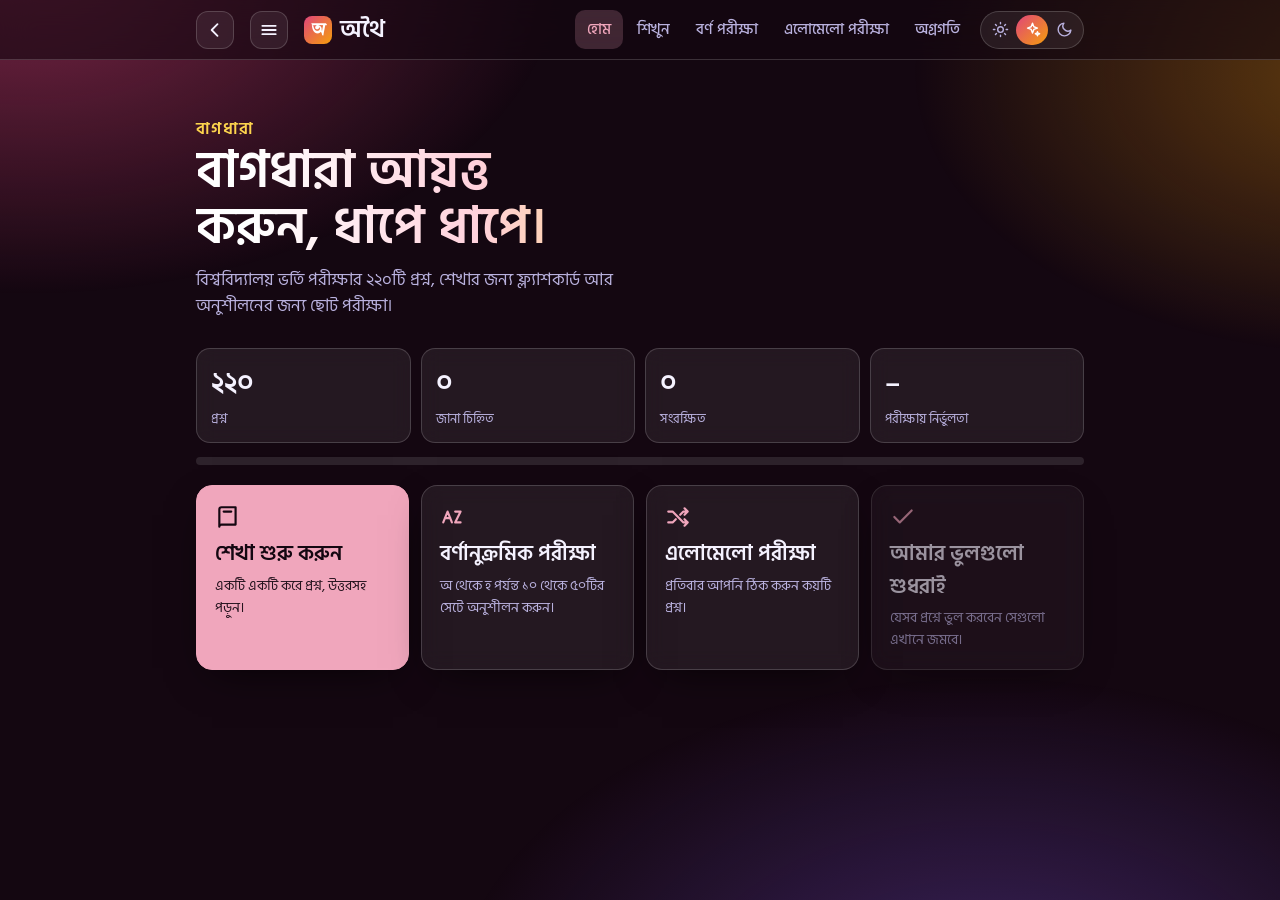
<file: athoi-idiom.html>
<!DOCTYPE html>
<html lang="bn"><head><meta charset="utf-8">
<meta name="viewport" content="width=device-width, initial-scale=1, viewport-fit=cover">
<title>অথৈ – বাগধারা</title>
<meta name="description" content="অথৈ: বিশ্ববিদ্যালয় ভর্তি পরীক্ষার বাংলা প্রস্তুতি।"><meta name="theme-color" content="#12786a">
<link rel="preconnect" href="https://fonts.googleapis.com"><link href="https://fonts.googleapis.com/css2?family=Hind+Siliguri:wght@400;500;600;700&family=Tiro+Bangla:ital@0;1&display=swap" rel="stylesheet">
<style>
:root{--bg:#f4efe6;--sf:#fffdf8;--sf2:#efe6d8;--ink:#1e1916;--mut:#6d6258;--ln:#e3d7c6;--pr:#7c2f45;--pr2:#5e2234;--prt:#f8e8ec;--gold:#8d6230;--gt:#f8ecd8;--ok:#1d6b45;--okt:#e5f5ec;--bad:#a33b32;--badt:#fbeceb;--sh:0 1px 2px rgba(30,25,22,.05),0 10px 28px -16px rgba(30,25,22,.22);--on:#fff8f6;color-scheme:light}
@media(prefers-color-scheme:dark){:root:not([data-theme="light"]){--bg:#14110f;--sf:#1e1a17;--sf2:#2a2420;--ink:#f6efe8;--mut:#b3a69c;--ln:#3a322c;--pr:#e0a3ad;--pr2:#f0c2c8;--prt:#3a2428;--gold:#e4c07a;--gt:#3a2e1c;--ok:#8fd0ae;--okt:#163028;--bad:#f0b0a8;--badt:#3d221f;--sh:0 1px 2px rgba(0,0,0,.4);--on:#2a1216;color-scheme:dark}}
:root[data-theme="dark"]{--bg:#14110f;--sf:#1e1a17;--sf2:#2a2420;--ink:#f6efe8;--mut:#b3a69c;--ln:#3a322c;--pr:#e0a3ad;--pr2:#f0c2c8;--prt:#3a2428;--gold:#e4c07a;--gt:#3a2e1c;--ok:#8fd0ae;--okt:#163028;--bad:#f0b0a8;--badt:#3d221f;--sh:0 1px 2px rgba(0,0,0,.4);--on:#2a1216;color-scheme:dark}
:root{box-sizing:border-box;padding-top:env(safe-area-inset-top,0px);padding-bottom:env(safe-area-inset-bottom,0px)}html{scroll-padding-top:env(safe-area-inset-top,0px);-webkit-text-size-adjust:100%}
*,*::before,*::after{box-sizing:inherit}
body{margin:0;background:var(--bg);color:var(--ink);font:16px/1.55 "Hind Siliguri",system-ui,sans-serif;min-height:100vh}
button,input,select{font:inherit;color:inherit}button{cursor:pointer}
:focus-visible{outline:2px solid var(--pr);outline-offset:2px}
.wrap{max-width:920px;margin:0 auto;padding:16px 16px 96px}
header.top{position:sticky;top:env(safe-area-inset-top,0px);z-index:20;background:color-mix(in srgb,var(--bg) 88%,transparent);backdrop-filter:blur(10px);border-bottom:1px solid var(--ln)}
header.top>div{max-width:920px;margin:0 auto;display:flex;align-items:center;gap:8px;padding:10px 16px}
.logo{font:600 24px "Tiro Bangla",Georgia,serif;letter-spacing:.2px;margin-right:auto;cursor:pointer;display:flex;gap:8px;align-items:center}
.logo i{width:28px;height:28px;border-radius:8px;background:var(--pr);color:var(--on);display:grid;place-items:center;font:italic 600 18px "Tiro Bangla",serif}
nav.d{display:flex;gap:2px}nav.d a,nav.m a{padding:8px 12px;border-radius:10px;color:var(--mut);text-decoration:none;font-weight:500;font-size:15px}
nav.d a:hover{background:var(--sf2)}nav a.on{color:var(--pr);background:var(--prt)}
nav.m{display:none;position:fixed;left:0;right:0;bottom:0;z-index:20;background:var(--sf);border-top:1px solid var(--ln);padding:6px 6px calc(6px + env(safe-area-inset-bottom,0px))}
nav.m a{flex:1;text-align:center;font-size:14px;font-weight:600;line-height:1.2;padding:8px 2px;min-height:48px;display:flex;align-items:center;justify-content:center}
a.logo{color:inherit;text-decoration:none}.ib{border:1px solid var(--ln);background:var(--sf);border-radius:10px;width:38px;height:38px;display:grid;place-items:center}
h1,h2,h3{font-family:"Tiro Bangla",Georgia,serif;font-weight:600;margin:0}
.hero{padding:28px 0 8px}.hero h1{font-size:clamp(32px,6vw,52px);line-height:1.08;max-width:20ch;text-wrap:balance}.hero p{color:var(--mut);max-width:52ch;margin:12px 0 0;font-size:17px}
.grid{display:grid;gap:12px;grid-template-columns:repeat(auto-fit,minmax(210px,1fr));margin-top:20px}
.tile{display:flex;flex-direction:column;align-items:flex-start;justify-content:flex-start;background:var(--sf);border:1px solid var(--ln);border-radius:16px;padding:18px;text-align:left;box-shadow:var(--sh);transition:transform .15s,border-color .15s}
.tile:hover{transform:translateY(-2px);border-color:var(--pr)}.tile h3{font-size:21px;margin:8px 0 4px}.tile p{margin:0;color:var(--mut);font-size:14px}.tile svg{width:26px;height:26px;color:var(--pr)}
.tile:disabled{opacity:.6;cursor:not-allowed}.tile:disabled:hover{transform:none;border-color:var(--ln)}.tile.pri{background:var(--pr);border-color:var(--pr);color:var(--on)}.tile.pri p,.tile.pri svg{color:var(--on)}.tile.pri p{opacity:.92}
.stats{display:flex;gap:10px;flex-wrap:wrap;margin-top:20px}.stat{flex:1;min-width:120px;background:var(--sf);border:1px solid var(--ln);border-radius:14px;padding:12px 14px}.stat b{display:block;font:600 28px "Tiro Bangla",serif}.stat span{color:var(--mut);font-size:13px}
.bar{height:6px;background:var(--sf2);border-radius:9px;overflow:hidden}.bar i{display:block;height:100%;background:var(--pr);border-radius:9px;transition:width .3s}
.bar.lg{height:8px}
.btn{border:1px solid var(--ln);background:var(--sf);border-radius:12px;padding:10px 16px;font-weight:600;display:inline-flex;gap:6px;align-items:center;justify-content:center}
.btn:hover{border-color:var(--pr)}.btn.p{background:var(--pr);color:var(--on);border-color:var(--pr)}.btn.p:hover{background:var(--pr2)}.btn:disabled{opacity:.45;cursor:not-allowed}
.row{display:flex;gap:8px;flex-wrap:wrap;align-items:center}.sp{flex:1}
.chip{display:inline-flex;align-items:center;gap:6px;border:1px solid var(--ln);background:var(--sf);border-radius:99px;padding:5px 12px;font-size:14px;font-weight:500;color:var(--mut)}
.chip svg,.ans svg{width:18px;height:18px;flex:none}.ans.hid svg{vertical-align:-4px;margin-right:4px}.chip.on{background:var(--prt);color:var(--pr);border-color:var(--pr)}
.chip[disabled]{opacity:.35}
input[type=search],input[type=number],input.t,select{background:var(--sf);border:1px solid var(--ln);border-radius:12px;padding:10px 12px;min-height:42px}
input[type=search]{flex:1;min-width:160px}
.az{display:flex;gap:4px;flex-wrap:wrap;margin:12px 0}.az button{width:32px;height:32px;border-radius:9px;border:1px solid var(--ln);background:var(--sf);font-weight:600;font-size:13px;color:var(--mut)}.az button.on{background:var(--pr);color:var(--on);border-color:var(--pr)}.az button:disabled{opacity:.3;cursor:default}
.card{background:var(--sf);border:1px solid var(--ln);border-radius:20px;padding:22px;box-shadow:var(--sh);margin-top:14px}
.badge{font-size:12.5px;font-weight:600;padding:3px 10px;border-radius:99px;background:var(--gt);color:var(--gold)}.badge.K{background:var(--prt);color:var(--pr)}.eyebrow{margin:0 0 6px;font-weight:600;font-size:13px;letter-spacing:.08em;text-transform:uppercase;color:var(--pr)}.stem u,.tq u{text-decoration-thickness:2px;text-underline-offset:4px;text-decoration-color:var(--pr)}
.no{color:var(--mut);font-size:13px}
.hw{font-size:clamp(34px,8vw,56px);line-height:1.1;margin:14px 0 4px;word-break:break-word;display:flex;align-items:center;gap:10px;flex-wrap:wrap}
.stem{color:var(--mut);margin:4px 0 14px;font-size:16px}
.ans{border-radius:14px;padding:14px 16px;background:var(--okt);border:1px solid color-mix(in srgb,var(--ok) 35%,transparent)}.ans small{color:var(--ok);font-weight:600;display:block}.ans b{font:600 26px "Tiro Bangla",serif;color:var(--ok)}
.ans.hid{background:var(--sf2);border:1px dashed var(--ln);text-align:center;cursor:pointer;color:var(--mut)}
.oth{display:flex;gap:6px;flex-wrap:wrap;margin:12px 0}.oth span{background:var(--sf2);border-radius:9px;padding:3px 10px;font-size:14px;color:var(--mut)}
.bn{margin-top:14px;padding-top:14px;border-top:1px dashed var(--ln)}.bn label{font-size:13px;color:var(--mut);display:block;margin-bottom:6px}.bn input{width:100%;font-family:"Hind Siliguri",sans-serif}.bn a{font-size:13px;color:var(--pr)}
.ico{border:1px solid var(--ln);background:var(--sf);border-radius:10px;width:36px;height:36px;display:grid;place-items:center;color:var(--mut)}.ico.on{color:var(--gold);border-color:var(--gold);background:var(--gt)}.ico.ok.on{color:var(--ok);border-color:var(--ok);background:var(--okt)}
.ico svg,.ib svg{width:19px;height:19px}
.pg{display:flex;align-items:center;gap:10px;margin-top:14px}.pg .bar{flex:1}
h2.s{font-size:26px;margin:22px 0 6px}.mut{color:var(--mut)}
.sets{display:grid;gap:10px;grid-template-columns:repeat(auto-fill,minmax(200px,1fr));margin-top:12px}
.set{background:var(--sf);border:1px solid var(--ln);border-radius:14px;padding:14px;text-align:left}.set:hover{border-color:var(--pr)}.set b{font:600 19px "Tiro Bangla",serif;display:block}.set span{font-size:13px;color:var(--mut)}.set em{font-style:normal;font-size:12px;color:var(--ok);font-weight:600}
.seg{display:inline-flex;border:1px solid var(--ln);border-radius:12px;overflow:hidden;background:var(--sf)}.seg button{border:0;background:none;padding:8px 14px;font-weight:600;color:var(--mut)}.seg button.on{background:var(--pr);color:var(--on)}
.cnt{display:flex;align-items:center;gap:8px}.cnt input{width:90px;text-align:center;font-size:22px;font-weight:600}
.tq{font:600 clamp(24px,5vw,34px)/1.25 "Tiro Bangla",Georgia,serif;margin:6px 0 16px}
.opt{display:flex;gap:12px;align-items:center;width:100%;text-align:left;background:var(--sf);border:1.5px solid var(--ln);border-radius:14px;padding:13px 14px;margin-bottom:10px;font-size:17px;transition:border-color .12s,background .12s}
.opt:hover:not(:disabled){border-color:var(--pr)}.opt i{font-style:normal;width:28px;height:28px;border-radius:8px;background:var(--sf2);display:grid;place-items:center;font-weight:700;font-size:13px;flex:none;color:var(--mut)}
.opt.ok{background:var(--okt);border-color:var(--ok)}.opt.ok i{background:var(--ok);color:var(--on)}.opt.no{background:var(--badt);border-color:var(--bad)}.opt.no i{background:var(--bad);color:var(--on)}.opt:disabled{cursor:default}
.fb{padding:10px 14px;border-radius:12px;font-weight:600;margin:4px 0 10px}.fb.ok{background:var(--okt);color:var(--ok)}.fb.no{background:var(--badt);color:var(--bad)}.fb small{display:block;font-weight:400;color:var(--mut)}
.nv{display:flex;gap:6px;flex-wrap:wrap;margin-top:16px}.nv button{width:34px;height:34px;border-radius:9px;border:1px solid var(--ln);background:var(--sf);font-size:13px;font-weight:600;color:var(--mut)}.nv .c{background:var(--ok);color:var(--on);border-color:var(--ok)}.nv .w{background:var(--bad);color:var(--on);border-color:var(--bad)}.nv .cur{outline:2px solid var(--pr);outline-offset:1px}
.ring{width:150px;height:150px;border-radius:50%;display:grid;place-items:center;background:conic-gradient(var(--ok) calc(var(--p)*1%),var(--sf2) 0)}.ring div{width:118px;height:118px;border-radius:50%;background:var(--sf);display:grid;place-items:center;font:600 34px "Tiro Bangla",serif}
.rv{background:var(--sf);border:1px solid var(--ln);border-left:4px solid var(--ok);border-radius:12px;padding:12px 14px;margin-top:10px}.rv.w{border-left-color:var(--bad)}.rv b{font-weight:600}.rv .mut{font-size:14px}
table{width:100%;border-collapse:collapse;font-size:14px}td,th{padding:8px 6px;border-bottom:1px solid var(--ln);text-align:left}th{color:var(--mut);font-weight:500}
.scr{overflow-x:auto}
dialog{border:1px solid var(--ln);border-radius:18px;background:var(--sf);color:var(--ink);padding:0;width:min(560px,94vw);max-height:80vh}dialog::backdrop{background:rgba(0,0,0,.5)}dialog .h{padding:14px 16px;border-bottom:1px solid var(--ln);display:flex;align-items:center}dialog .b{overflow:auto;max-height:60vh;padding:6px}
.li{display:flex;width:100%;gap:10px;text-align:left;border:0;background:none;padding:9px 10px;border-radius:10px}.li:hover,.li.on{background:var(--prt)}.li b{font-weight:600}.li span{color:var(--mut);margin-left:auto;font-size:13px}
.toast{position:fixed;left:50%;bottom:90px;transform:translateX(-50%);background:var(--ink);color:var(--bg);padding:8px 16px;border-radius:99px;font-size:14px;z-index:50}
@media(max-width:720px){nav.d{display:none}nav.m{display:flex}.wrap{padding-bottom:110px}.logo{font-size:21px}}
@media(prefers-reduced-motion:reduce){*{transition:none!important}}
.hr{display:flex;align-items:center;gap:8px}a.all{font-size:13px;font-weight:600;color:var(--pr);text-decoration:none;border:1px solid var(--ln);background:var(--sf);padding:8px 12px;border-radius:10px;white-space:nowrap}
/* shared */
.opt.ok{animation:pop .35s}.opt.no{animation:shk .35s}
@keyframes pop{50%{transform:scale(1.03)}}@keyframes shk{25%{transform:translateX(-6px)}75%{transform:translateX(6px)}}
.cf{position:fixed;top:-12px;width:9px;height:14px;border-radius:2px;z-index:99;pointer-events:none;animation:cfall linear forwards}
@keyframes cfall{to{transform:translateY(105vh) rotate(720deg);opacity:.9}}
/* theme switch */
.tsw{position:relative;display:grid;grid-template-columns:repeat(3,32px);padding:3px;border-radius:99px;border:1px solid var(--ln);background:var(--sf)}
.tsw::before{content:"";position:absolute;top:3px;bottom:3px;left:3px;width:32px;border-radius:99px;background:var(--pr);transform:translateX(calc(var(--i,1)*100%));transition:transform .3s cubic-bezier(.3,1.5,.5,1)}
.tsw button{position:relative;z-index:1;height:30px;border:0;background:none;display:grid;place-items:center;color:var(--mut);transition:color .2s}
.tsw button.on{color:var(--on)}.tsw svg{width:17px;height:17px;fill:none;stroke:currentColor;stroke-width:2;stroke-linecap:round;stroke-linejoin:round}
@media(max-width:420px){a.all{padding:8px 10px;font-size:12.5px}}
/* vivid theme (my style) */
:root[data-theme=vivid]{--bg:#140711;--sf:rgba(255,255,255,.07);--sf2:rgba(255,255,255,.11);--ink:#f5f2ff;--mut:#b9b1de;--ln:rgba(255,255,255,.17);--pr:#f0a6bc;--pr2:#e0457b;--prt:rgba(240,166,188,.2);--gold:#fcd34d;--gt:rgba(252,211,77,.16);--ok:#34d399;--okt:rgba(52,211,153,.17);--bad:#fb7185;--badt:rgba(251,113,133,.17);--sh:0 14px 40px -16px rgba(0,0,0,.75);--on:#140711;color-scheme:dark}
[data-theme=vivid] body{background:var(--bg)}
[data-theme=vivid] body::before{content:"";position:fixed;inset:-25%;z-index:-1;pointer-events:none;background:radial-gradient(40% 35% at 18% 14%,rgba(224,69,123,.5),transparent 70%),radial-gradient(34% 30% at 88% 22%,rgba(245,158,11,.34),transparent 70%),radial-gradient(40% 36% at 68% 92%,rgba(139,92,246,.34),transparent 70%);animation:aur 20s ease-in-out infinite alternate}
@keyframes aur{to{transform:translate3d(-5%,4%,0) rotate(7deg) scale(1.12)}}
[data-theme=vivid] header.top,[data-theme=vivid] nav.m{background:rgba(20,7,17,.62);backdrop-filter:blur(16px)}
[data-theme=vivid] .card,[data-theme=vivid] .stat,[data-theme=vivid] .opt,[data-theme=vivid] .chip,[data-theme=vivid] .btn,[data-theme=vivid] .tt,[data-theme=vivid] .cnt input,[data-theme=vivid] .ico{backdrop-filter:blur(10px)}
[data-theme=vivid] h1,[data-theme=vivid] h2,[data-theme=vivid] h3,[data-theme=vivid] .logo,[data-theme=vivid] .tq{font-family:"Hind Siliguri",system-ui,sans-serif}
[data-theme=vivid] .mxh h2,[data-theme=vivid] h2.s{background:linear-gradient(90deg,#fff 10%,#ffd1dc 50%,#fcd34d);-webkit-background-clip:text;background-clip:text;color:transparent}
[data-theme=vivid] .logo i,[data-theme=vivid] .tsw::before{background:linear-gradient(135deg,#e0457b,#f59e0b);color:#fff}
[data-theme=vivid] .tsw button.on{color:#fff}
[data-theme=vivid] .btn.p{background:linear-gradient(135deg,#e0457b,#f59e0b);color:#fff;border:0;box-shadow:0 10px 28px -10px rgba(224,69,123,.9);position:relative;overflow:hidden}
[data-theme=vivid] .btn.p:not(:disabled):hover{filter:brightness(1.1);transform:translateY(-1px)}
[data-theme=vivid] .btn.p:disabled{opacity:.4;box-shadow:none}
[data-theme=vivid] #go:not(:disabled){animation:glow 2.4s ease-in-out infinite}
@keyframes glow{50%{box-shadow:0 10px 34px -4px rgba(245,158,11,.8)}}
[data-theme=vivid] .chip.on{background:linear-gradient(135deg,rgba(224,69,123,.5),rgba(245,158,11,.35));border-color:rgba(240,166,188,.7);color:#fff}
[data-theme=vivid] .bar i{background:linear-gradient(90deg,#e0457b,#f59e0b,#34d399)}
[data-theme=vivid] .ring{background:conic-gradient(#f59e0b calc(var(--p)*1%),rgba(255,255,255,.12) 0);box-shadow:0 0 40px -8px rgba(245,158,11,.6)}
[data-theme=vivid] .opt:hover:not(:disabled){border-color:var(--pr);background:rgba(240,166,188,.14);transform:translateX(3px)}
[data-theme=vivid] .opt i{background:rgba(255,255,255,.12);color:#fff}
[data-theme=vivid] .nv button.cur{outline:2px solid #f59e0b}
[data-theme=vivid] a.all{background:rgba(255,255,255,.08)}
@media(prefers-reduced-motion:reduce){[data-theme=vivid] body::before,#go{animation:none!important}}

[data-theme=vivid] .tile,[data-theme=vivid] .set,[data-theme=vivid] .stat,[data-theme=vivid] table{backdrop-filter:blur(10px)}
[data-theme=vivid] .tile:hover,[data-theme=vivid] .set:hover{border-color:var(--pr);transform:translateY(-2px)}
[data-theme=vivid] .hero h1,[data-theme=vivid] .stat b{font-family:"Hind Siliguri",system-ui,sans-serif}
[data-theme=vivid] .hero h1{background:linear-gradient(90deg,#fff 10%,#ffd1dc 50%,#fcd34d);-webkit-background-clip:text;background-clip:text;color:transparent}
[data-theme=vivid] .eyebrow{color:#fcd34d}

/* colourful options */
.opt{--oc:var(--pr);position:relative;overflow:hidden}
.opt:nth-of-type(1){--oc:#a78bfa}.opt:nth-of-type(2){--oc:#22d3ee}.opt:nth-of-type(3){--oc:#fbbf24}.opt:nth-of-type(4){--oc:#f472b6}.opt:nth-of-type(5){--oc:#34d399}
.opt i{background:var(--oc)!important;color:#16122e!important;font-weight:800;font-style:normal;transition:transform .2s}
.opt:not(:disabled):hover{border-color:var(--oc)!important;background:color-mix(in srgb,var(--oc) 16%,var(--sf))!important;transform:translateX(4px)}
.opt:not(:disabled):active{transform:scale(.98)}.opt:not(:disabled):hover i{transform:scale(1.12) rotate(-6deg)}
.opt.ok{border-color:#22c55e!important;background:linear-gradient(90deg,rgba(34,197,94,.34),rgba(34,197,94,.1))!important;box-shadow:0 0 0 1px #22c55e inset,0 12px 28px -14px #22c55e}
.opt.ok i{background:#22c55e!important;color:#052e12!important}.opt.ok::after{content:"✓";margin-left:auto;font-weight:900;color:#22c55e;font-size:21px}
.opt.no{border-color:#ef4444!important;background:linear-gradient(90deg,rgba(239,68,68,.32),rgba(239,68,68,.08))!important;box-shadow:0 0 0 1px #ef4444 inset,0 12px 28px -14px #ef4444}
.opt.no i{background:#ef4444!important;color:#fff!important}.opt.no::after{content:"✕";margin-left:auto;font-weight:900;color:#ef4444;font-size:21px}
.opt:disabled:not(.ok):not(.no){opacity:.5}
.fb{font-weight:800;font-size:18px;border-radius:14px}.fb small{color:var(--ink)!important;font-weight:500}
.fb.ok{background:linear-gradient(135deg,rgba(34,197,94,.28),rgba(34,211,238,.14))!important;border:1px solid #22c55e;color:#22c55e!important}
.fb.no{background:linear-gradient(135deg,rgba(239,68,68,.28),rgba(251,146,60,.14))!important;border:1px solid #ef4444;color:#ef4444!important}
[data-theme=light] .fb.ok,[data-theme=light] .opt.ok::after{color:#15803d!important}[data-theme=light] .fb.no,[data-theme=light] .opt.no::after{color:#b91c1c!important}
.nv button.c{background:#22c55e!important;border-color:#22c55e!important;color:#052e12!important}.nv button.w{background:#ef4444!important;border-color:#ef4444!important;color:#fff!important}
/* header buttons + drawer */
.hb{width:38px;height:38px;flex:none;border-radius:12px;border:1px solid var(--ln);background:var(--sf);display:grid;place-items:center;color:var(--ink);margin-right:8px}
.hb svg{width:20px;height:20px;fill:none;stroke:currentColor;stroke-width:2.2;stroke-linecap:round;stroke-linejoin:round}
.dov{position:fixed;inset:0;z-index:60;background:rgba(5,3,20,.55);backdrop-filter:blur(3px);opacity:0;pointer-events:none;transition:opacity .25s}
.drw{position:fixed;top:0;bottom:0;left:0;width:min(84vw,330px);z-index:61;background:color-mix(in srgb,var(--bg) 97%,#000);border-right:1px solid var(--ln);box-shadow:20px 0 60px -20px rgba(0,0,0,.6);transform:translateX(-105%);visibility:hidden;transition:transform .3s cubic-bezier(.2,.9,.3,1),visibility .3s;overflow:auto;padding:calc(14px + env(safe-area-inset-top,0px)) 14px 30px}
.dopen .dov{opacity:1;pointer-events:auto}.dopen .drw{transform:none;visibility:visible}.dopen{overflow:hidden}
.drw .dh{display:flex;align-items:center;justify-content:space-between;margin-bottom:14px}
.drw .dl{display:flex;align-items:center;gap:8px;font:600 22px "Tiro Bangla",Georgia,serif;color:var(--ink)}
.drw .dl i{width:28px;height:28px;border-radius:8px;background:var(--pr);color:var(--on);display:grid;place-items:center;font:italic 600 18px "Tiro Bangla",serif}
.drw .dh button{width:38px;height:38px;border-radius:12px;border:1px solid var(--ln);background:var(--sf);color:var(--ink);font-size:16px}
.drw nav{display:flex;flex-direction:column;gap:4px}
.drw nav a{display:flex;align-items:center;gap:12px;padding:13px 14px;border-radius:14px;font-weight:600;color:var(--ink);text-decoration:none;transition:background .15s,transform .15s}
.drw nav a:hover{background:var(--sf2);transform:translateX(3px)}.drw nav a.on{background:var(--prt);color:var(--pr)}
.drw nav a i{width:12px;height:12px;border-radius:50%;flex:none}
.drw nav h4{margin:16px 6px 4px;font-size:12px;letter-spacing:.1em;text-transform:uppercase;color:var(--mut)}
.drw nav a.mixl{margin:6px 0;color:#fff;background:linear-gradient(115deg,#5b3df5,#0ea5e9,#10b981,#f59e0b,#ec4899);background-size:250% 250%;animation:dmix 8s ease-in-out infinite;box-shadow:0 10px 24px -10px rgba(91,61,245,.8)}
@keyframes dmix{0%,100%{background-position:0% 50%}50%{background-position:100% 50%}}

/* progress / marking / saved */
.starb{float:right;margin-left:8px;border:1.5px solid var(--ln);background:var(--sf);color:var(--mut);border-radius:99px;padding:6px 12px;font-weight:700;font-size:13.5px;transition:all .2s}
.starb.on{background:#fbbf24;border-color:#fbbf24;color:#3b2a00;box-shadow:0 6px 16px -8px #fbbf24}.starb:hover{transform:scale(1.05)}
.rv{position:relative}.rv .starb{padding:4px 10px;margin:0 0 4px 8px}
.mkb{margin-top:16px}.mkh{display:flex;justify-content:space-between;align-items:center;gap:10px;flex-wrap:wrap}
.mkg{display:grid;grid-template-columns:1fr 1fr;gap:12px;margin-top:10px}.mkg label{display:flex;flex-direction:column;gap:6px;font-size:13.5px;color:var(--mut);font-weight:600}
.mkg input{height:44px;border-radius:12px;border:1.5px solid var(--ln);background:var(--sf);color:var(--ink);font:700 18px inherit;padding:0 12px;width:100%}
.mst{display:grid;grid-template-columns:repeat(4,1fr);gap:8px;margin:4px 0 8px}.mst .mb{border-radius:14px;padding:10px 4px;background:var(--sf2);text-align:center}
.mst .mb b{display:block;font:800 22px "Hind Siliguri",sans-serif}.mst .mb span{font-size:12px;color:var(--mut)}
.mst .ok{background:rgba(34,197,94,.18)}.mst .ok b{color:#22c55e}.mst .no{background:rgba(239,68,68,.18)}.mst .no b{color:#ef4444}
.ptabs{display:flex;width:100%;margin:6px 0 14px}.ptabs button{flex:1;padding:10px 4px;font-size:13.5px}.ptabs em{font-style:normal;font-size:11.5px;background:var(--prt);color:var(--pr);padding:1px 6px;border-radius:99px;margin-left:3px}
.rcard{position:relative;display:flex;align-items:center;justify-content:space-between;gap:10px;padding:14px 44px 14px 16px;margin-bottom:10px;border-radius:16px;border:1px solid var(--ln);background:var(--sf);cursor:pointer;transition:transform .15s,border-color .15s}
.rcard:hover{transform:translateY(-2px);border-color:var(--pr)}.rcard .rl b{display:block}.rcard .rl span{font-size:12.5px}
.rcard .rr{text-align:right;white-space:nowrap}.rcard .rr b{font:800 20px "Hind Siliguri",sans-serif}.rcard .rr small{font-size:13px;color:var(--mut);font-weight:600}
.pcb{display:block;margin-top:2px;font-size:12.5px;font-weight:800;padding:2px 9px;border-radius:99px;width:max-content;margin-left:auto}.pcb.g{background:rgba(34,197,94,.2);color:#22c55e}.pcb.y{background:rgba(251,191,36,.22);color:#d99a00}.pcb.r{background:rgba(239,68,68,.2);color:#ef4444}
.rdel{position:absolute;right:8px;top:8px;width:28px;height:28px;border-radius:50%;border:0;background:transparent;color:var(--mut);font-size:15px}.rdel:hover{background:rgba(239,68,68,.2);color:#ef4444}
.mrow{display:flex;align-items:center;gap:12px;padding:14px;margin-bottom:10px;border-radius:16px;border:1px solid var(--ln);background:var(--sf)}.mrow .mq{flex:1;min-width:0}
.tick{flex:none;width:46px;height:46px;border-radius:50%;border:2px solid #22c55e;background:transparent;color:#22c55e;font-size:22px;font-weight:900;transition:all .2s}.tick:hover{background:#22c55e;color:#052e12;transform:scale(1.1)}
.tick.star{border-color:#fbbf24;color:#fbbf24}.tick.star:hover{background:#fbbf24;color:#3b2a00}
.mix p{max-width:calc(100% - 84px)}</style><script>try{document.documentElement.dataset.theme=localStorage.getItem("athoiথিম")||"vivid"}catch(e){document.documentElement.dataset.theme="vivid"}</script><link rel="icon" href="favicon.svg" type="image/svg+xml"><meta name="theme-color" content="#7c2f45"></head><body>
<header class="top"><div><button class="hb" id="bk" aria-label="পেছনে যান" title="পেছনে"><svg viewBox="0 0 24 24"><path d="M15 5l-7 7 7 7"/></svg></button><button class="hb" id="mb" aria-label="মেনু খুলুন" title="মেনু"><svg viewBox="0 0 24 24"><path d="M4 7h16M4 12h16M4 17h16"/></svg></button><a class="logo" href="index.html"><i>অ</i>অথৈ</a><nav class="d" id="nd"></nav><span class="hr"><div class="tsw" id="tsw" role="group" aria-label="থিম"><button data-th="light" title="লাইট থিম" aria-label="লাইট থিম"><svg viewBox="0 0 24 24"><circle cx="12" cy="12" r="4"/><path d="M12 2v2M12 20v2M4.9 4.9l1.4 1.4M17.7 17.7l1.4 1.4M2 12h2M20 12h2M4.9 19.1l1.4-1.4M17.7 6.3l1.4-1.4"/></svg></button><button data-th="vivid" title="ভিভিড থিম" aria-label="ভিভিড থিম"><svg viewBox="0 0 24 24"><path d="M12 3l1.9 5.1L19 10l-5.1 1.9L12 17l-1.9-5.1L5 10l5.1-1.9z"/><path d="M19 15l.8 2.2L22 18l-2.2.8L19 21l-.8-2.2L16 18l2.2-.8z"/></svg></button><button data-th="dark" title="ডার্ক থিম" aria-label="ডার্ক থিম"><svg viewBox="0 0 24 24"><path d="M21 12.8A9 9 0 1 1 11.2 3a7 7 0 0 0 9.8 9.8z"/></svg></button></div></span></div></header><div class="dov" id="dov"></div><aside class="drw" id="drw" aria-hidden="true"></aside>
<main class="wrap" id="app"></main><nav class="m" id="nm"></nav><dialog id="dg"></dialog>
<script>
const D=[{"n":1,"h":"শরতে","q":"শরতের শিশির—বাগধারা শব্দটির অর্থ কী?","o":["শরতের শিউলি ফুল","সুসময়ের সঞ্চয়","শরতের শোভা","সুসময়ের বন্ধু"],"a":1,"k":"K"},{"n":2,"h":"শিব রাত্রি","q":"শিব রাত্রির সলতে—বাগধারাটির অর্থ কী?","o":["শিবরাত্রির আলো","একমাত্র সঞ্চয়","একমাত্র সন্তান","শিবরাত্রির গুরুত্ব"],"a":2,"k":"K"},{"n":3,"h":"","q":"কোনটি বাগধারা বোঝায়?","o":["চৈত্র সংক্রান্তি","পৌষ সংক্রান্তি","শিরে সংক্রান্তি","শিব-সংক্রান্তি"],"a":2,"k":"K"},{"n":4,"h":"ঢাকের কাঠি","q":"‘ঢাকের কাঠি' বাগধারার অর্থ কি?","o":["কপট ব্যক্তি","ঘনিষ্ঠ সম্পর্ক","হতভাগ্য","মোসাহেব/ তোষামুদে"],"a":3,"k":"K"},{"n":5,"h":"গাছপাথর","q":"‘গাছপাথর’ বাগধারাটির অর্থ-","o":["ভূমিকা করা","হিসাব-নিকাশ","অসম্ভব বস্তু","বাড়াবাড়ি করা"],"a":1,"k":"K"},{"n":6,"h":"হাত-ভারি","q":"'হাত-ভারি' বাগধারার অর্থ—","o":["দাতা","কম খরচে","দরিদ্র","কৃপণ"],"a":3,"k":"K"},{"n":7,"h":"রামগরুড়ের ছানা","q":"‘রামগরুড়ের ছানা' কথাটির অর্থ-","o":["কাল্পনিক জন্তু","গোমড়ামুখো লোক","মুরগি","পুরাণোক্ত পাখি"],"a":1,"k":"K"},{"n":8,"h":"নিরানব্বইয়ের ধাক্কা","q":"'নিরানব্বইয়ের ধাক্কা' বাগধারাটির অর্থ-","o":["তীরে পৌছার ঝক্কি","সঞ্চয়ের প্রবৃত্তি","মুমূর্ষু অবস্থা","আসন্ন বিপদ"],"a":1,"k":"K"},{"n":9,"h":"চাঁদের হাট","q":"'চাঁদের হাট'—অর্থ কি?","o":["বন্ধুদের সমাগম","আত্মীয় সমাগম","প্রিয়জন সমাগম","গণ্যমান্যদের সমাগম"],"a":2,"k":"K"},{"n":10,"h":"","q":"ঠোঁট-কাটা বলতে কি বুঝায়?","o":["অহংকারী","স্পষ্টভাষী","মিথ্যাবাদী","পক্ষপাতদুষ্ট"],"a":1,"k":"K"},{"n":11,"h":"ব্যাঙের সর্দি","q":"‘ব্যাঙের সর্দি’–অর্থ কি?","o":["রোগ বিশেষ","সম্ভাব্য ঘটনা","অসম্ভব ঘটনা","প্রতারণা"],"a":2,"k":"K"},{"n":12,"h":"কাক ভূষণ্ডি","q":"কাক ভূষণ্ডির অর্থ কি?","o":["ষড়যন্ত্রকারী","বাকসর্বস্ব","দীর্ঘ প্রতীক্ষমাণ","দীর্ঘায়ু ব্যক্তি"],"a":3,"k":"K"},{"n":13,"h":"একাদশে বৃহস্পতি","q":"‘একাদশে বৃহস্পতি'-এর অর্থ কি?","o":["আশার কথা","সৌভাগ্যের বিষয়","মজা পাওয়া","আনন্দের বিষয়"],"a":1,"k":"K"},{"n":14,"h":"কৌশলে কার্যোদ্ধার","q":"‘কৌশলে কার্যোদ্ধার'–কোনটির অর্থ?","o":["গাছে তুলে মই কাড়া","ধরি মাছ না ছুঁই পানি","এক ক্ষুরে মাথা মোড়ানো","আকাশের চাঁদ হাতে পাওয়া"],"a":1,"k":"K"},{"n":15,"h":"রাবণের চিতা","q":"‘রাবণের চিতা' বাগধারাটির অর্থ কি?","o":["অনিষ্টে ইষ্ট লাভ","অরাজক দেশ","চির অশান্তি","সামান্য কিছু নিয়ে ঝগড়া বাধানো"],"a":2,"k":"K"},{"n":16,"h":"যা","q":"যার কোনো মূল্য নেই, তাকে বাগধারা দিয়ে প্রকাশ করলে কোনটি হয়?","o":["ডাকাবুকা","তুলশী বনের বাঘ","তামার বিষ","ঢাকের বাঁয়া"],"a":3,"k":"K"},{"n":17,"h":"গোঁফ-খেজুরে","q":"‘গোঁফ-খেজুরে’-এই বাম্বিধির অর্থ কি?","o":["আরামপ্রিয়","উদাসীন","নিতান্ত অলস","পরমুখাপেক্ষী"],"a":2,"k":"K"},{"n":18,"h":"বাগধারা যুগলদে","q":"বাগধারা যুগলদের মধ্যে কোন জোড়া সর্বাধিক সমার্থবাচক?","o":["অমাবস্যার চাঁদ; আকাশ কুসুম","রুই-কাতলা; কেউ কেটা","বক ধার্মিক; বিড়াল তপস্বী","বক ধার্মিক; ভিজে বেড়াল"],"a":2,"k":"K"},{"n":19,"h":"অর্ধচন্দ্র","q":"‘অর্ধচন্দ্র’-এর অর্থ –","o":["গলা ধাক্কা দেয়া","অমাবস্যা","দ্বিতীয়ত","কাস্তে"],"a":0,"k":"K"},{"n":20,"h":"অরণ্যে রোদন","q":"‘অরণ্যে রোদন' বাগধারাটির অর্থ কী?","o":["বনে কান্না","বনের কান্না","পাগলের প্রলাপ","নিষ্ফল আবেদন"],"a":3,"k":"K"},{"n":21,"h":"মারা যাওয়া","q":"কোন বাগধারাটির অর্থ ‘মারা যাওয়া’?","o":["অক্কা পাওয়া","কেউকাটা","কান পাতলা","কেতাদুরস্ত"],"a":0,"k":"K"},{"n":22,"h":"ধর্মের ষাঁড়","q":"‘ধর্মের ষাঁড়’ বাগধারাটির অর্থ কী?","o":["বক ধার্মিক","তোষামোদকারী","শক্ত প্রাণ","অকর্মণ্য"],"a":3,"k":"K"},{"n":23,"h":"ভূশণ্ডির কাক","q":"‘ভূশণ্ডির কাক’ বাগধারাটি কি অর্থে ব্যবহৃত?","o":["নিরেট মূর্খ","দীর্ঘজীবী","নিষ্ক্রিয় দর্শক","কপটচারী"],"a":1,"k":"K"},{"n":24,"h":"পত্রপাঠ","q":"‘পত্রপাঠ’ বাগধারাটির সঠিক অর্থ কোনটি?","o":["সুসজ্জিত","সুপাঠ্য","তৎক্ষণাৎ","পড়ুয়া","কোনোটিই নয়"],"a":2,"k":"K"},{"n":25,"h":"তুলসী বনের বাঘ","q":"'তুলসী বনের বাঘ'- প্রবাদটির অর্থ কি?","o":["ভণ্ড","সামান্য ছুটি","অতিশয় পণ্ডিত","বহিপীর"],"a":0,"k":"K"},{"n":26,"h":"সর্বনাশ","q":"'সর্বনাশ' বোঝাতে কোন বাগধারাটির প্রয়োজন?","o":["মগের মুল্লুক","পুকুর চুরি","বালির বাঁধ","ভরাডুবি"],"a":3,"k":"K"},{"n":27,"h":"","q":"কোন জোড়াটি সমার্থক?","o":["অহিনকুল-দা-কুমড়া","অগ্নিপরীক্ষা-অগ্নিশর্মা","আকাশকুসুম-আকাশপাতাল","অদৃষ্টের পরিহাস-তাসের ঘর"],"a":0,"k":"K"},{"n":28,"h":"মনিকাঞ্চনযোগ","q":"‘মনিকাঞ্চনযোগ'-এর সমার্থক বাগধারা কোনটি?","o":["দহরম-মহরম","কেতাদুরস্ত","সোনায় সোহাগা","শিরে সংক্রান্তি"],"a":2,"k":"K"},{"n":29,"h":"মাছের মা","q":"‘মাছের মা' বাগধারার অর্থ-","o":["অত্যাচারী","নিষ্ঠুর","কঠোর","নীতিহীন"],"a":1,"k":"K"},{"n":30,"h":"","q":"যারা বাইরে ঠাঁট বজায় রেখে চলে। -এর অর্থ প্রকাশক বাগধারা কোনটি?","o":["ব্যাঙের আধুলি","লেফাফা দুরস্ত","রাশভারি","ভিজে বেড়াল"],"a":1,"k":"K"},{"n":31,"h":"খোদার খাসি","q":"‘খোদার খাসি' বাগধারাটির অর্থ কী?","o":["ভাবনাচিন্তাহীন","নাদুস নদুস","গোঁয়ার","দানব","কোনোটিই নয়"],"a":0,"k":"K"},{"n":32,"h":"মিছরির ছুরি","q":"‘মিছরির ছুরি' বাগধারাটির অর্থ কী?","o":["মুখে মধু অন্তরে বিষ","ভঙ্গুর","অবাস্তব","দুই দিকে ধার","কোনোটিই নয়"],"a":0,"k":"K"},{"n":33,"h":"বাঘের মাসি","q":"'বাঘের মাসি' বাগধারাটির অর্থ কী?","o":["চতুর মহিলা","হিংস","আরাম প্রিয় মানুষ","ক্ষিপ্র","কোনোটিই নয়"],"a":4,"k":"K"},{"n":34,"h":"ধর্মের ষাঁড়","q":"‘ধর্মের ষাঁড়’ বাগধারাটির অর্থ কী?","o":["সুযোগ সন্ধানী","স্বার্থপর","অলস","অপদার্থ","কোনোটিই নয়"],"a":4,"k":"K"},{"n":35,"h":"পুঁটিমাছের প্রাণ","q":"‘পুঁটিমাছের প্রাণ'-বাগধারাটির অর্থ কি?","o":["অসম্ভব কিপটে","সামান্য ত্রুটি","ক্ষীণজীবী","দীর্ঘজীবী"],"a":2,"k":"K"},{"n":36,"h":"রাঘব বোয়াল","q":"'রাঘব বোয়াল' বাগধারাটির অর্থ কি?","o":["বড় পরিবার","সদা অশান্তি","ফুলবাবু","অনিষ্টকর আত্মীয়","কোনোটিই নয়"],"a":4,"k":"K"},{"n":37,"h":"চোখ পাকানো","q":"‘চোখ পাকানো' বাগধারাটির সঠিক অর্থ কি?","o":["ইঙ্গিত করা","ক্রোধ দেখানো","সতর্ক করা","ফাঁকি দেয়া","কোনোটিই নয়"],"a":1,"k":"K"},{"n":38,"h":"হা-ঘরে","q":"‘হা-ঘরে’ বাগধারাটির অর্থ কি?","o":["পেটুক","হতভাগ্য","ক্ষুধার্ত","গৃহহীন"],"a":3,"k":"K"},{"n":39,"h":"চোখের বালি","q":"‘চোখের বালি' বাগধারাটির অর্থ কী?","o":["চোখে বালি যার","চক্ষুশূল","খুব প্রিয়","চশমখোর"],"a":1,"k":"K"},{"n":40,"h":"সুখের পায়রা","q":"‘সুখের পায়রা' বাগধারাটির অর্থ কী?","o":["সুসময়ের বন্ধু","আরামপ্রিয় ব্যক্তি","নিতান্ত অলস","সুযোগ সন্ধানী","কোনোটিই নয়"],"a":1,"k":"K"},{"n":41,"h":"হাড়ে বাতাস লাগা","q":"'হাড়ে বাতাস লাগা' বাগধারাটির অর্থ কি?","o":["মীমাংসা","সুন্দর মিল","সুযোগ নষ্ট করা","দুঃসংবাদ পাওয়া","কোনোটিই নয়"],"a":4,"k":"K"},{"n":42,"h":"খয়ের খাঁ","q":"‘খয়ের খাঁ’ বাগধারাটির অর্থ কী?","o":["দিন মজুর","তোষামোদকারী","দীনমজুর","গণ্যমান্য ব্যক্তি"],"a":1,"k":"K"},{"n":43,"h":"","q":"কোন বাগধারাটির অর্থ বিরাট আয়োজন?","o":["আটকপালে","এলাহিকাণ্ড","কড়ায়গণ্ডায়","কপাল ফেরা"],"a":1,"k":"K"},{"n":44,"h":"পাথরে পাঁচকিল","q":"'পাথরে পাঁচকিল' বাগধারাটির অর্থ কী?","o":["বিশৃঙ্খল","প্রবলসৌভাগ্য","সর্বনাশা","তোষামুদে"],"a":1,"k":"K"},{"n":45,"h":"বক দেখানো","q":"'বক দেখানো' বাগধারাটির অর্থ কি?","o":["মামলার ভয়","অশোভনভাবে বিদ্রূপ করা","ভয়ানক প্রতারণা","সুকঠিন প্রতিজ্ঞা করা","কোনোটিই নয়"],"a":1,"k":"K"},{"n":46,"h":"তামার বিষ","q":"‘তামার বিষ’ বাগধারাটির অর্থ কী?","o":["অর্থের কুপ্রভাব","অসম্ভব বস্তু","ক্ষণস্থায়ী বস্তু","তীব্র জ্বালা"],"a":0,"k":"K"},{"n":47,"h":"কাক নিদ্রা","q":"'কাক নিদ্রা'-এর সঠিক অর্থ কোনটি?","o":["কপট চিন্তা","অগভীর নিদ্রা","পরের অনিষ্ট চিন্তা","নিদ্রার ভান করা"],"a":1,"k":"K"},{"n":48,"h":"রাই কুড়িয়ে বেল","q":"'রাই কুড়িয়ে বেল' বাগধারাটির অর্থ কোনটি?","o":["ক্ষুদ্র থেকে বড়","দরিদ্র থেকে ধনী","চৌর্যবৃত্তি","কৃষিকাজ"],"a":0,"k":"K"},{"n":49,"h":"শিরে-সংক্রান্তি","q":"‘শিরে-সংক্রান্তি' বাগধারাটির অর্থ কী?","o":["আসন্ন বিপদ","মাথা ব্যথা","মহাবিপদ","মাথার বোঝা"],"a":0,"k":"K"},{"n":50,"h":"সপ্তকাণ্ড রামায়ণ","q":"‘সপ্তকাণ্ড রামায়ণ' বাগধারাটির অর্থ কী?","o":["বৃহৎ বিষয়","গ্রন্থ","ছোটগল্প","কোনোটিই নয়"],"a":0,"k":"K"},{"n":51,"h":"সিদুরে মেঘ","q":"'সিদুরে মেঘ' বাগধারাটির অর্থ কী?","o":["বড় বিপদ","অল্পে ভয়","বিপদের আশঙ্কা","আকাশ লাল"],"a":1,"k":"K"},{"n":52,"h":"মন না মতি","q":"‘মন না মতি' বাগধারার অর্থ কী?","o":["চালবাজি","অস্থির মানব মন","অরাজক পরিস্থিতি","অমূল্য সম্পদ"],"a":1,"k":"K"},{"n":53,"h":"চক্ষুদান করা","q":"'চক্ষুদান করা' – বাগধারাটির অর্থ কী?","o":["পক্ষপাতিত্ব করা","সৌভাগ্য লাভ","চুরি করা","নষ্ট করা"],"a":2,"k":"K"},{"n":54,"h":"হাড়-হাভাতে","q":"‘হাড়-হাভাতে’– বাগধারাটির অর্থ কী?","o":["হতভাগ্য","নিরেট মূর্খ","চক্ষুশূল","নিতান্ত অলস"],"a":0,"k":"K"},{"n":55,"h":"ধামাধরা","q":"‘ধামাধরা' বাগধারাটির অর্থ কী?","o":["যথেচ্ছাচারী","বক ধার্মিক","তোষামোদকারী","কদরহীন লোক"],"a":2,"k":"K"},{"n":56,"h":"ঢাক ঢাক গুড় গুড়","q":"‘ঢাক ঢাক গুড় গুড়' বাগধারাটির অর্থ কি?","o":["ষড়যন্ত্র","সন্দেহজনক আচরণ","ঢাক জোরে বাজানো","লুকোচুরি"],"a":3,"k":"K"},{"n":57,"h":"উলুখাগড়া","q":"‘উলুখাগড়া' শব্দটির অর্থ কি?","o":["গুরুত্বহীন লোক","রাজাবাদশা","লাকড়ি","এক শ্রেণীভুক্ত"],"a":0,"k":"K"},{"n":58,"h":"তাসের ঘর","q":"‘তাসের ঘর’ অর্থ কী?","o":["পূর্ণস্থায়ী","ক্ষণস্থায়ী","তাস খেলার ঘর","দীর্ঘস্থায়ী"],"a":1,"k":"K"},{"n":59,"h":"চাঁদের হাট","q":"‘চাঁদের হাট’ কথাটির অর্থ কি?","o":["পূর্ণিমা রাত","জ্যোৎস্না","আনন্দের প্রাচুর্য","কচিকাঁচার মেলা"],"a":2,"k":"K"},{"n":60,"h":"পায়াভারি","q":"‘পায়াভারি' বাগধারাটির অর্থ কী?","o":["কপট লোক","প্রবীণ","পদস্থ ব্যক্তি","অহংকারী"],"a":3,"k":"K"},{"n":61,"h":"জিলাপির প্যাঁচ","q":"'জিলাপির প্যাঁচ' বাগধারাটির অর্থ কি?","o":["প্যাচানো","কুটিল","কলহপ্রিয়","জটিল"],"a":1,"k":"K"},{"n":62,"h":"আটকপালে","q":"‘আটকপালে' অর্থ কি?","o":["হতাশ","সৌভাগ্যবান","জ্ঞানী","হতভাগ্য"],"a":3,"k":"K"},{"n":63,"h":"মাছের মায়ের পুত্রশোক","q":"'গরিবের জন্য বড়লোকের দরদটা মাছের মায়ের পুত্রশোকের মতোই’–এ বাক্যে ‘মাছের মায়ের পুত্রশোক' কোন অর্থে ব্যবহৃত হয়েছে?","o":["নিষ্ঠুর","মিথ্যা শোক","মমত্ববোধ","শোকে পাথর"],"a":1,"k":"K"},{"n":64,"h":"দীর্ঘস্থায়ী দুঃখ","q":"'দীর্ঘস্থায়ী দুঃখ' কে কোন বাগধারা দিয়ে প্রকাশ করা হয়?","o":["রাবণের চিতা","রাহুর দশা","বসন্তের কোকিল","অহিনকুল"],"a":0,"k":"K"},{"n":65,"h":"ঝাঁকের কৈ","q":"‘ঝাঁকের কৈ' বাগধারাটির অর্থ-","o":["চালাক","একতাই বল","বর্ষার মাছ","একই স্বভাবের লোক"],"a":3,"k":"K"},{"n":66,"h":"নেই আঁকড়া","q":"‘নেই আঁকড়া’ বাগধারাটির অর্থ-","o":["একই স্বভাবের","নিরেট মূর্খ","একগুঁয়ে","সহায় সম্বলহীন"],"a":2,"k":"K"},{"n":67,"h":"লেজে খেলানো","q":"‘লেজে খেলানো' বাগধারাটির অর্থ কী?","o":["ভয়ংকর কিছু করা","গুরুত্বহীন কর্ম","সতর্কতার সাথে কাজ করা","বশীভূত করে রাখা"],"a":3,"k":"K"},{"n":68,"h":"শকুনি মামা","q":"'শকুনি মামা'-এর অর্থ কোনটি?","o":["কুৎসিত মামা","সৎ মামা","কুচক্রী মামা","পাতানো মামা"],"a":2,"k":"K"},{"n":69,"h":"গড্ডলিকা প্রবাহ","q":"‘গড্ডলিকা প্রবাহ' বাগধারাটির অর্থ কী?","o":["অপরকে অন্ধ অনুসরণ","স্বেচ্ছায় প্রবাহিত হওয়া","আশ্রয়স্থল ত্যাগ","অতিরিক্ত ব্যয় করা"],"a":0,"k":"K"},{"n":70,"h":"আট প্রহর","q":"‘আট প্রহর’-বাগধারাটির অর্থ কি?","o":["সারা দিনরাত","অবেলা","দীর্ঘ সময়","শেষ রাত","মধ্য দুপুর"],"a":0,"k":"K"},{"n":71,"h":"গৌরচন্দ্রিকা","q":"'গৌরচন্দ্রিকা' বাগধারাটির অর্থ কি?","o":["ভূমিকা","ব্যাখ্যা","উপসংহার","মন্তব্য"],"a":0,"k":"K"},{"n":72,"h":"নজর লাগা","q":"‘নজর লাগা” বাগধারার অর্থ কি?","o":["পছন্দ হওয়া","মনে ধরা","অশুভ দৃষ্টিতে পড়া","সুদৃষ্টিতে আসা"],"a":2,"k":"K"},{"n":73,"h":"অক্কা পাওয়া","q":"‘অক্কা পাওয়া’ বাগধারার অর্থ হচ্ছে—","o":["মারা যাওয়া","কঠিন পরীক্ষা","অপদার্থ","দুর্লভ"],"a":0,"k":"K"},{"n":74,"h":"ব্যাঙের আধুলি","q":"‘ব্যাঙের আধুলি’ বাগধারার অর্থ—","o":["অসম্ভব ঘটনা","সামান্য সম্পদ","দুঃসাধ্য বস্তু","চক্ষুশূল"],"a":1,"k":"K"},{"n":75,"h":"অন্তর টিপুনী","q":"‘অন্তর টিপুনী' বলতে কি বোঝায়?","o":["বিপদ","গভীর","গোপন ব্যথা","হিংসা"],"a":2,"k":"K"},{"n":76,"h":"কাপুড়ে বাবু","q":"‘কাপুড়ে বাবু' বাগধারার অর্থ—","o":["দলপতি","ভণ্ড","অপদার্থ","বাহ্যিক অভ্যাস"],"a":1,"k":"K"},{"n":77,"h":"কেতা দুরন্ত","q":"'কেতা দুরন্ত'- বাগধারার অর্থ-","o":["পরিপাটি","মাস্তান","কপর্দক","অকালপক্‌"],"a":0,"k":"K"},{"n":78,"h":"চিনির পুতুল","q":"'চিনির পুতুল'-এর অর্থ কী?","o":["পরিশ্রম কাতর","পরিশ্রমী","কর্মবিমুখ","দক্ষ কর্মী"],"a":0,"k":"K"},{"n":79,"h":"হাতে দুর্বা গজানো","q":"‘হাতে দুর্বা গজানো' বাগধারার অর্থ কী?","o":["ছন্নছাড়া","অলুক্ষণে","আলসেমির লক্ষণ","অতিশয় দুর্বল"],"a":2,"k":"K"},{"n":80,"h":"দুর্লভ বস্তু","q":"‘দুর্লভ বস্তু' বাগধারাটির অর্থ কী?","o":["আকাশ কুসুম","অমাবস্যার চাঁদ","একাদশে বৃহস্পতি","অরণ্যে রোদন"],"a":1,"k":"K"},{"n":81,"h":"জগদ্দল পাথর","q":"‘জগদ্দল পাথর' বাগধারাটির অর্থ কী?","o":["অমূল্য বস্তু","জটিল করা","গুরুভার","নিন্দিত"],"a":2,"k":"K"},{"n":82,"h":"কংস মামা","q":"‘কংস মামা' বাগধারাটির অর্থ কী?","o":["অপ্রিয় ব্যক্তি","নির্মম আত্মীয়","অমিতব্যয়ী","অকালপক্ক"],"a":1,"k":"K"},{"n":83,"h":"বাগধারা","q":"বাগধারার অর্থ নির্ণয় করুন : 'গোবর গণেশ'।","o":["বড়লোক","সাহায্যকারী","মূর্খ","কৃপণ"],"a":2,"k":"K"},{"n":84,"h":"আকাশ পাতাল","q":"‘আকাশ পাতাল' বাগধারাটির অর্থ কি?","o":["বিশৃঙ্খলা","শত্রুতা","প্রচুর ব্যবধান","অবাস্তব"],"a":2,"k":"K"},{"n":85,"h":"নাতিদীর্ঘ","q":"‘নাতিদীর্ঘ’ বাগধারাটির অর্থ কি?","o":["অতি দীর্ঘ","অতি দীর্ঘ নয়","যাহা মাপা যায়","যাহা মাপা যায় না"],"a":1,"k":"K"},{"n":86,"h":"দহরম মহরম","q":"'দহরম মহরম'-এর বিপরীত-","o":["জিলাপির প্যাঁচ","অহিনকুল","দুধের মাছি","বসন্তের কোকিল"],"a":1,"k":"K"},{"n":87,"h":"হতভাগ্য","q":"কোন প্রবচনটি 'হতভাগ্য' অর্থে ব্যবহৃত হয়?","o":["আটকপালে","উড়নচণ্ডী","ছা-পোষা","ভূশণ্ডির কাক"],"a":0,"k":"K"},{"n":88,"h":"কান কাটা","q":"বাগধারার অর্থ নির্ণয় করুন : 'কান কাটা' ।","o":["ধার্মিক","বেহায়া","ভণ্ড সাধু","পক্ষপাতদুষ্ট","কোনোটিই নয়"],"a":1,"k":"K"},{"n":89,"h":"বাগধারা","q":"বাগধারার অর্থ নির্ণয় করুন : 'অমাবস্যার চাঁদ'।","o":["দুর্লভ বস্তু","ঈদের চাঁদ","বড় চাঁদ","ছোট চাঁদ","কোনোটিই নয়"],"a":0,"k":"K"},{"n":90,"h":"ঘাটের মড়া","q":"'ঘাটের মড়া' বলতে বুঝায়—","o":["অতিবৃদ্ধ","ভারবাহী","অকর্মন্য","পুনরাবৃত্তি"],"a":0,"k":"K"},{"n":91,"h":"উত্তম মধ্যম","q":"উত্তম মধ্যম-এর অর্থ কী?","o":["প্রহার","পুরস্কার","চলে যাওয়া","তিরস্কার"],"a":0,"k":"K"},{"n":92,"h":"","q":"কোন বাগধারাটি স্বতন্ত্র অর্থ প্রকাশ করে?","o":["তুলসী বনের বাঘ","বিড়াল তপস্বী","ভিজা বিড়াল","বকধার্মিক"],"a":2,"k":"K"},{"n":93,"h":"কান পাতলা","q":"‘কান পাতলা’ অর্থ কী?","o":["অবিশ্বাসী","বিশ্বাসপ্রবণ","বিশ্বাসী","বিশ্বাসহীন"],"a":1,"k":"K"},{"n":94,"h":"অকালে বাদলা","q":"‘অকালে বাদলা' বাগধারার অর্থ কি?","o":["অপ্রত্যাশিত বাধা","যা সচরাচর ঘটে না","পৌষ-মাঘ মাসের বৃষ্টি","নিত্যনৈমিত্তিক বিষয়"],"a":0,"k":"K"},{"n":95,"h":"সাক্ষী গোপাল","q":"‘সাক্ষী গোপাল' অর্থ কি?","o":["দর্শক","প্রতিবাদকারী","অচল","নিষ্ক্রিয় দর্শক"],"a":3,"k":"K"},{"n":96,"h":"কৈ মাছে","q":"কৈ মাছের প্রাণ' বলতে কি বোঝায়?","o":["সঠিক জিনিস","সর্বভুক","দীর্ঘজীবী","স্বল্পভুক"],"a":2,"k":"K"},{"n":97,"h":"বিড়াল তপস্বী","q":"'বিড়াল তপস্বী' বাগধারার অর্থ —","o":["ধার্মিক","ভণ্ড সাধু","প্রাচীনপন্থী","ধর্মাবলম্বী","কোনোটিই নয়"],"a":1,"k":"K"},{"n":98,"h":"আক্কেল সেলামি","q":"‘আক্কেল সেলামি' বাগধারার অর্থ—","o":["সৌভাগ্যবান","গুরু দক্ষিণা","নির্বুদ্ধিতার দণ্ড","বুদ্ধির সম্মান","কোনোটিই নয়"],"a":2,"k":"K"},{"n":99,"h":"উড়নচণ্ডী","q":"‘উড়নচণ্ডী' বাগধারার অর্থ—","o":["অমিতব্যয়ী","উচ্ছৃঙ্খল","অবাধ্য","কাটা ঘুড়ি","কোনোটিই নয়"],"a":0,"k":"K"},{"n":100,"h":"","q":"আকাশ কুসুম' বাগধারার অর্থ—","o":["হতবুদ্ধি","সুদূরদর্শী","সুন্দর ফুল","ঘুড়ি","কোনোটিই নয়"],"a":4,"k":"K"},{"n":101,"h":"ঊনকোটি চৌষট্টি","q":"“ঊনকোটি চৌষট্টি' বাগধারার অর্থ হলো—","o":["অপদার্থ","পাগলামি","অপব্যয়ী","প্রায় সম্পূর্ণ"],"a":3,"k":"K"},{"n":102,"h":"গুড়ে বালি","q":"‘গুড়ে বালি' কথাটির অর্থ কি?","o":["বাতাসে বালি","আশায় নৈরাশ্য","ভালোতে খারাপ","গোবরে পদ্মফুল"],"a":1,"k":"K"},{"n":103,"h":"মুখ তোলা","q":"‘মুখ তোলা' বাক্যাংশের বিশিষ্ট অর্থ কি?","o":["নিজের মুখ উপরে তোলা","প্রসন্ন হওয়া","অন্যের মুখ তুলে ধরা","নষ্ট করা"],"a":1,"k":"K"},{"n":104,"h":"বড়র পীরিত বালির বাঁধ","q":"“বড়র পীরিত বালির বাঁধ' বাগধারাটির সঠিক অর্থ—","o":["কোন বাধ্যবাধকতা নেই","চাপের মুখের ভেঙ্গে যায়","একতরফা","ভঙ্গুর"],"a":3,"k":"K"},{"n":105,"h":"সৌভাগ্যে","q":"সৌভাগ্যের বিষয় কোন বাগধারাটি দ্বারা বোঝানো হয়েছে?","o":["কেউকেটা","গোঁফ-খেজুরে","একাদশে বৃহস্পতি","এলাহী কাণ্ড"],"a":2,"k":"K"},{"n":106,"h":"উজানে","q":"উজানের কৈ—বাগধারাটির অর্থ কি?","o":["বিরাট আয়োজন","সহজলভ্য","অপদার্থ","সামান্য পার্থক্য"],"a":1,"k":"K"},{"n":107,"h":"ঢাকের কাঠি","q":"‘ঢাকের কাঠি' বাগধারাটির সাথে কোন বাগধারাটির মিল আছে?","o":["তাসের ঘর","চোখের বালি","গুড়ে বালি","খয়ের খাঁ"],"a":3,"k":"K"},{"n":108,"h":"পুকুর চুরি","q":"‘পুকুর চুরি' বাগধারাটির অর্থ-","o":["অবাস্তাব বস্তু","পুকুর চুরি করা","বড় ধরনের চুরি","লোপাট"],"a":2,"k":"K"},{"n":109,"h":"ইঁদু","q":"ইঁদুর কপালে কী?","o":["প্রবাদ","বাগধারা","সমস্ত পদ","ব্যাসবাক্য"],"a":1,"k":"K"},{"n":110,"h":"ঘরের শত্রু বিভীষণ","q":"‘ঘরের শত্রু বিভীষণ' বাগধারাটির অর্থ-","o":["বন্ধুভাবাপন্ন","রাবণের ভাই","শত্রু","যে গৃহ বিবাদ করে"],"a":3,"k":"K"},{"n":111,"h":"নদের চাঁদ","q":"'নদের চাঁদ' বাগধারাটির অর্থ কি?","o":["অতি আকাঙ্ক্ষিত বস্তু","অহমিকাপূর্ণ নির্গুণ ব্যক্তি","অদৃষ্টের পরিহাস","বিশেষ সম্মানিত ব্যক্তি"],"a":1,"k":"K"},{"n":112,"h":"আমড়া কাঠে","q":"আমড়া কাঠের ঢেঁকি' বলতে বুঝায়-","o":["চাটুকার","অপদার্থ","অলস","অকালপক্ক"],"a":1,"k":"K"},{"n":113,"h":"হঠাৎ ধনী হওয়া","q":"'হঠাৎ ধনী হওয়া’– কোন বাগধারা দিয়ে বুঝানো হয়েছে?","o":["আঙুল ফুলে কলাগাছ","ছেলের হাতে মোয়া","পোয়া বারো","অমাবশ্যার চাঁদ"],"a":0,"k":"K"},{"n":114,"h":"পটল তোলা","q":"‘পটল তোলা' বাগধারাটির সঠিক অর্থ কোনটি?","o":["পটল গাছ হতে পটল তোলা","মারা যাওয়া","পরীক্ষায় ফেল করা","পটল খাওয়া"],"a":1,"k":"K"},{"n":115,"h":"নির্মম","q":"‘নির্মম’– কোন বাগধারা দিয়ে বুঝানো হয়েছে?","o":["ইঁদুর কপালো","অন্তর টিপুনী","বিষের পুটুলি","মাছের মা"],"a":3,"k":"K"},{"n":116,"h":"কাষ্ঠহাসি","q":"'কাষ্ঠহাসি' বাগধারার অর্থ হলো-","o":["স্বেচ্ছাচারী","বিত্তশালী","শুকনো হাসি","গণ্ড মূর্খ"],"a":2,"k":"K"},{"n":117,"h":"বকধার্মিক","q":"বাগধারার অর্থ নির্ণয় করুন : 'বকধার্মিক’—","o":["অতি ধার্মিক","প্রাচীনপন্থী","উচ্ছৃঙ্খল","ভণ্ড"],"a":3,"k":"K"},{"n":118,"h":"ইতর বিশেষ","q":"বাগধারার অর্থ নির্ণয় করুন :‘ইতর বিশেষ’–","o":["আবোল তাবোল","অর্থহীন কথা","খারাপ ব্যক্তি","ভেদাভেদ"],"a":3,"k":"K"},{"n":119,"h":"অগস্ত্য যাত্রা","q":"‘অগস্ত্য যাত্রা' বাগধারাটির অর্থ কি?","o":["শুরু করা","তাড়াতাড়ি শেষ করা","বিশ্বাস করা","শেষ বিদায়"],"a":3,"k":"K"},{"n":120,"h":"যার অনেক বুদ্ধি আছে","q":"‘যার অনেক বুদ্ধি আছে' তাকে বাগধারা দিয়ে প্রকাশ করলে কি দাঁড়ায়?","o":["বুদ্ধির ঢেঁকি","গভীর জলের মাছ","বিড়াল তপস্বী","ভূশণ্ডির কাক"],"a":1,"k":"K"},{"n":121,"h":"ভনিতা","q":"কোন বাগধারা দ্বারা ‘ভনিতা’ বোঝানো হয়?","o":["গনেশ উল্টান","গৌরচন্দ্রিকা","কূপমণ্ডক","টইটুম্বুর"],"a":1,"k":"K"},{"n":122,"h":"","q":"কুঁড়ে স্বভাব কোন বাগধারা দ্বারা বোঝানো হয়?","o":["ঊনপঞ্চাশ বায়ু","আঠারো মাসে বছ","অকাল কুষ্মাণ্ড","অল্পবিদ্যা ভয়ঙ্করী"],"a":1,"k":"K"},{"n":123,"h":"ঊনপাঁজুরে","q":"‘ঊনপাঁজুরে' বাগধারাটির অর্থ কি?","o":["সৌভাগ্যবান","হতভাগ্য","সুসময়","এর কোনোটিই নয়"],"a":1,"k":"K"},{"n":124,"h":"","q":"কোন বাগধারা দ্বারা সুসময়ের বন্ধু বোঝানো হয়?","o":["সাত সতেরো","সুখের পায়রা","ষোল আনা","কোনোটিই নয়"],"a":1,"k":"K"},{"n":125,"h":"চির অশান্তি","q":"‘চির অশান্তি' বাগধারাটি কোন অর্থে যথোপযুক্ত?","o":["ভরাডুবি","তামার বিষ","রাবণের চিতা","আকাশ ভেঙ্গে পড়া"],"a":2,"k":"K"},{"n":126,"h":"","q":"নিচের বাগধারার কোন জোড়াটি ভিন্নার্থক?","o":["বকধার্মিক-বিড়াল তপস্বী","মণিকাঞ্চন যোগ-সোনায় সোহাগা","ব্যাঙের আধুলি-ব্যাঙের সর্দি","অন্ধের যষ্টি-অন্ধের নড়ি"],"a":2,"k":"K"},{"n":127,"h":"ফাঁকা আওয়াজে কাজ আদায়","q":"‘ফাঁকা আওয়াজে কাজ আদায়'-এর সমার্থক বাগধারা কোনটি?","o":["কলকাঠি নাড়া","কুপোকাৎ","কালে ভদ্রে","কথায় চিড়া ভেজা"],"a":3,"k":"K"},{"n":128,"h":"","q":"কোন বাগধারাটি স্বতন্ত্র অর্থ প্রকাশক?","o":["সাতও না পাঁচও না","আদায় কাঁচকলায়","সাপে-নেউলে","দা-কুমড়া"],"a":0,"k":"K"},{"n":129,"h":"","q":"বাগধারা বা বাগ্বিধি কোনো শব্দ বা শব্দগুচ্ছের-","o":["আভিধানিক অর্থ প্রকাশ করে","আক্ষরিক অর্থ প্রকাশ করে","বিশেষ অর্থ প্রকাশ করে","অতিরিক্ত অর্থ প্রকাশ করে"],"a":2,"k":"K"},{"n":130,"h":"সাত ঘাটের কানাকড়ি","q":"‘সাত ঘাটের কানাকড়ি' প্রবাদ প্রবচনটির অর্থ কি?","o":["কপট মমতা","বড় ধরনের ক্ষতি করা","ঘোর শত্রুতা","অকিঞ্চিৎকর সংগ্রহ"],"a":3,"k":"K"},{"n":131,"h":"ভূশণ্ডি","q":"ভূশণ্ডির কাক অর্থ কি?","o":["ষড়যন্ত্রকারী","বাক সর্বস্ত","দীর্ঘায়ু ব্যক্তি","দীর্ঘ প্রত্যক্ষমাণ"],"a":2,"k":"K"},{"n":132,"h":"","q":"কোন প্রবচনটি হতভাগ্য অর্থে ব্যবহৃত?","o":["উড়নচণ্ডী","ছা-পোষা","আট কপালে","কোনোটিই নয়"],"a":2,"k":"K"},{"n":133,"h":"ঝাঁকের কই","q":"'ঝাঁকের কই' বাগধারাটির অর্থ—","o":["অসম্ভব চালাক","বর্ষাকালীন মাছ","একই দলের লোক","একতাই বল"],"a":2,"k":"K"},{"n":134,"h":"","q":"নেই আঁকড়া'-এর সঠিক অর্থ কোনটি?","o":["দ্বন্দ","সখ্যতা","একগুঁয়ে","রগচটা"],"a":2,"k":"K"},{"n":135,"h":"নিচে","q":"নিচের কোন্ বাগধারাটি ভিন্নার্থক?","o":["আদায়-কাঁচকলায়","রুই-কাতলা","দা-কুমড়া","অহি-নকুল"],"a":1,"k":"K"},{"n":136,"h":"কল্কে পাওয়া","q":"‘কল্কে পাওয়া’-এর সঠিক অর্থ কোনটি?","o":["পাত্তা পাওয়া","প্রভাবিত হওয়া","শান্তি পাওয়া","সাধু সাজা"],"a":0,"k":"K"},{"n":137,"h":"গোঁফ খেজুরে","q":"'গোঁফ খেজুরে' বলতে বুঝায়—","o":["সাদাসিদে","অকর্মণ্য","প্রকৃতই অলস","অসহায়"],"a":2,"k":"K"},{"n":138,"h":"শিকেয় তোলা","q":"‘শিকেয় তোলা' বাগধারাটির অর্থ","o":["মুলতবি রাখা","গোপন করা","বিগড়ে দেওয়া","সর্বনাশ করা"],"a":0,"k":"K"},{"n":139,"h":"অথৈ জল","q":"‘অথৈ জল' শব্দটির বাগধারা কী?","o":["সাংঘাতিক","অর্তি","ভীষণ বিপদ","অকেজো"],"a":2,"k":"K"},{"n":140,"h":"আঁতে ঘা","q":"‘আঁতে ঘা’-এর বাগধারা কী?","o":["ক্ষণস্থায়ী","অবিশ্বাস্য ঘটনা","মনে কষ্ট","বিশৃঙ্খল"],"a":2,"k":"K"},{"n":141,"h":"উজানের কৈ","q":"‘উজানের কৈ’-এর বাগধারা কী?","o":["তাল মিলিয়ে চলা","সহজলভ্য","ভাগ্য ভালো হওয়া","অলঙ্ঘনীয়"],"a":1,"k":"K"},{"n":142,"h":"গায়ে পড়া","q":"‘গায়ে পড়া' শব্দটির বাগধারা কী?","o":["সাংঘাতিক","অতি মূর্খ","অযাচিত","অকেজো"],"a":2,"k":"K"},{"n":143,"h":"একাদশে বৃহস্পতি","q":"‘একাদশে বৃহস্পতি' অর্থ—","o":["দুঃসময়","অলীক বস্তু","শেষ রক্ষা","সুসময়"],"a":3,"k":"K"},{"n":144,"h":"যার কোনো মূল্য নেই","q":"“যার কোনো মূল্য নেই'-এর সমার্থক বাগধারা কোনটি?","o":["ডাকা বুকো","তুলসী বনের বাঘ","কাঠের পুতুল","ঢাকের বাঁয়া"],"a":3,"k":"K"},{"n":145,"h":"বিড়ালের আড়াই পা","q":"‘বিড়ালের আড়াই পা' বাগধারাটির অর্থ কি?","o":["লাফালাফি","লম্ফঝাপ","বেহায়াপনা","লজ্জা"],"a":2,"k":"K"},{"n":146,"h":"","q":"কোন বাগধারাটির অর্থ ভিন্ন?","o":["অহিনকুল সম্বন্ধ","আদায় কাঁচকলায়","সাপে নেউলে","তাসের ঘর"],"a":3,"k":"K"},{"n":147,"h":"মণিকাঞ্চন যোগ","q":"'মণিকাঞ্চন যোগ'-এর সমার্থক বাগধারা কোনটি?","o":["সোনায় সোহাগা","দহরম-মহরম","কেতাদুরস্ত","শিরে সংক্রান্তি"],"a":0,"k":"K"},{"n":148,"h":"ধোপদুরস্ত","q":"‘ধোপদুরস্ত’ বাগধারাটির অর্থ—","o":["গম্ভীর প্রকৃতির","ধীরশক্তি সম্পন্ন","অসম সাহসী","পরিপাটি"],"a":3,"k":"K"},{"n":149,"h":"","q":"কোন বাগধারাটির অর্থ ভিন্ন?","o":["পঞ্চত্ব প্রাপ্তি","অগস্ত্য যাত্রা","অক্কা পাওয়া","ছা-পোষা"],"a":3,"k":"K"},{"n":150,"h":"বুদ্ধির ঢেঁকি","q":"‘বুদ্ধির ঢেঁকি' বাগধারার অর্থ—","o":["জ্ঞানী","ভণ্ড","বোকা","চালাক"],"a":2,"k":"K"},{"n":151,"h":"পো ধরা","q":"‘পো ধরা' বাগধারাটির অর্থ হলো-","o":["চাটুকার বৃত্তি","বারবার অনুরোধ করা","অন্যের দোষ খোঁজা","অপরের অনুকরণ করা"],"a":0,"k":"K"},{"n":152,"h":"তুলসি বনের বাঘ","q":"‘তুলসি বনের বাঘ' মানে কী?","o":["কুড়ে","ভীতু","রোগা","ভণ্ড"],"a":3,"k":"K"},{"n":153,"h":"কাক ভূষণ্ডি","q":"‘কাক ভূষণ্ডি' বাগধারাটির অর্থ কি?","o":["অতি অলস","অনভিজ্ঞ","অতি চালাক","দীর্ঘজীবী"],"a":3,"k":"K"},{"n":154,"h":"বাগধারা","q":"বাগধারার অর্থ নির্ণয় করুন : 'গোবর গণেশ'।","o":["আবর্জনা","চালাক","বোকা","মূর্খ"],"a":3,"k":"K"},{"n":155,"h":"","q":"নিরর্থক অপব্যয় প্রকাশ করে কোনটি?","o":["মশা মারতে কামান দাগা","অধিক সন্ন্যাসিতে গাঁজন নষ্ট","ভস্মে ঘি ঢালা","গরু মেরে জুতা দান"],"a":2,"k":"K"},{"n":156,"h":"উড়নচণ্ডী","q":"বাগধারার অর্থ নির্ণয় করুন:‘উড়নচণ্ডী' ।","o":["অমিত্ৰয়ী","চালাক","বোকা","মূর্খ"],"a":0,"k":"K"},{"n":157,"h":"ঊর্ণাজাল","q":"‘ঊর্ণাজাল' অর্থ-","o":["প্রহেলিকা","ওড়না","ছোট মাছ ধরার জাল","মাকড়সার জাল"],"a":3,"k":"K"},{"n":158,"h":"অন্ধকার দেখা","q":"‘অন্ধকার দেখা' অর্থ-","o":["দুর্লভ বস্তু","হতবুদ্ধি","দৃষ্টি শক্তিহীন","স্বার্থে আঘাত লাগা"],"a":1,"k":"K"},{"n":159,"h":"আকাশ ভেঙ্গে পড়া","q":"‘আকাশ ভেঙ্গে পড়া' অর্থ-","o":["হঠাৎ বিপদ দেখা","আশ্চর্য হওয়া","মন্দ ভাগ্য","কঠিন পরীক্ষা"],"a":0,"k":"K"},{"n":160,"h":"ঘটিরাম","q":"‘ঘটিরাম' কোন অর্থে ব্যবহৃত হয়?","o":["অযোগ্য","অপদার্থ","অমানুষ","অলস"],"a":0,"k":"K"},{"n":161,"h":"গড্ডালিকা প্রবাহ","q":"‘গড্ডালিকা প্রবাহ'-এর অর্থ?","o":["অন্ধ অনুকরণ","বিপথে যাওয়া","অনুকরণ করা","স্বেচ্ছায় প্রভাবিত হওয়া"],"a":0,"k":"K"},{"n":162,"h":"রাবণের চিতা","q":"‘রাবণের চিতা' বাগধারাটির অর্থ কি?","o":["অনিষ্টে ইষ্ট লাভ","চিরঅশান্তি","অরাজক দেশ","সামান্য কিছু নিয়ে ঝগড়া লাগানো"],"a":1,"k":"K"},{"n":163,"h":"হাড় জুড়ানো","q":"‘হাড় জুড়ানো' বাগধারাটির অর্থ কি?","o":["স্বস্তি লাভ করা","মারা যাওয়া","পথে বসা","বিশ্রাম নেয়া"],"a":0,"k":"K"},{"n":164,"h":"হাত কামড়ানো","q":"‘হাত কামড়ানো' বাগধারাটির অর্থ কি?","o":["আফসোস করা","চিন্তা করা","আঘাতের হুমকি দেয়া","বদলা নেয়া"],"a":0,"k":"K"},{"n":165,"h":"হাত জোড়া থাকা","q":"“হাত জোড়া থাকা' বাগধারাটির অর্থ কি?","o":["কর্মব্যস্ত থাকা","চিন্তায় পড়া","অলস থাকা","অনুরোধ করা"],"a":0,"k":"K"},{"n":166,"h":"কেঁচে গণ্ডুষ","q":"‘কেঁচে গণ্ডুষ' বাগধারাটির অর্থ কি?","o":["বিপজ্জনক পরিণতি","নিরেট মূর্খ","সীমাবদ্ধ জ্ঞান","নতুন করে আরম্ভ করা"],"a":3,"k":"K"},{"n":167,"h":"দুধের মাছি","q":"‘দুধের মাছি' বাগধারাটির সঠিক অর্থ-","o":["সুসময়ের বন্ধু","কপট ব্যক্তিত্ব","শত্রু","শ্রমবিমুখ"],"a":0,"k":"K"},{"n":168,"h":"ফপর দালালি","q":"'ফপর দালালি'-বাগধারাটির সঠিক অর্থ কোনটি?","o":["ঠোঁট কাটা","কাণ্ডজ্ঞানহীন","গায়ে পড়ে মাতব্বরী","ধনের অহংকার"],"a":2,"k":"K"},{"n":169,"h":"আলাভোলা","q":"‘আলাভোলা' বাগধারাটির অর্থ—","o":["অসহায়","সাদাসিধে","অকর্মণ্য","অলস"],"a":1,"k":"K"},{"n":170,"h":"নিম্নে","q":"নিম্নের কোন বাগধারাটি সঠিক?","o":["ষোল মাসে বছর","আঠারো মাসে বছর","বর্ণচোরা কাঁঠাল","অর্ধচন্দ"],"a":1,"k":"K"},{"n":171,"h":"জড়-ভরত","q":"‘জড়-ভরত’- বাগধারাটির অর্থ—","o":["চাটুকার","খুব ধনী","অকর্মণ্য ব্যক্তি","স্পষ্টবাদী"],"a":2,"k":"K"},{"n":172,"h":"","q":"কোনটি বাগধারার উদাহরণ?","o":["কিংকর্তব্যবিমূঢ়","অহোরাত্র","ভবনদী","ননীর পুতুল"],"a":3,"k":"K"},{"n":173,"h":"","q":"কোন বাগধারাটি সমার্থক নয়?","o":["তেলে বেগুনে জ্বলে উঠা","অহি-নকুল সম্বন্ধ","দা-কুমড়া","আদায় কাঁচকলায়"],"a":0,"k":"K"},{"n":174,"h":"ননীর পুতুল","q":"‘ননীর পুতুল’– বাগধারাটির অর্থ কী?","o":["পুতুলের ন্যায়","অতি আদরের","অতি ভদ্র","অতি চঞ্চল"],"a":1,"k":"K"},{"n":175,"h":"হতভাগ্য","q":"'হতভাগ্য'-এর বাগ্‌ধারা কোনটি?","o":["উনপাঁজুরে","গোবর গণেশ","বর্ণচোরা কাঁঠাল","গাছ পাথর"],"a":0,"k":"K"},{"n":176,"h":"তোলা হাড়ি","q":"'তোলা হাড়ি' বাগধারাটির অর্থ—","o":["গম্ভীর","তোষামুদে","মারা যাওয়া","অনড় সংকল্প"],"a":0,"k":"K"},{"n":177,"h":"","q":"‘শকুনি মামা'র অর্থ কি?","o":["সৎ মামা","কুচক্রী লোক","কুৎসিত মামা","পাতানো মামা"],"a":1,"k":"K"},{"n":178,"h":"পর্বতের মূষিক প্রসব","q":"‘পর্বতের মূষিক প্রসব’ কথাটির অর্থ কি?","o":["বিরাট সম্ভাবনা","কল্পনার আধার","কণ্ঠরোধ করা","কন্যাদান"],"a":0,"k":"K"},{"n":179,"h":"তামার বিষ","q":"‘তামার বিষ’ অর্থ কি?","o":["মোসাহেবি","শ্রমবিমুখ","হৃতাবশিষ্ট","অর্থের কুপ্রভাব"],"a":3,"k":"K"},{"n":180,"h":"","q":"কোন বাগধারাটি নেতিবাচক অর্থযুক্ত নয়?","o":["কলুর বলদ","ননীর পুতুল","বিসমিল্লায় গলদ","আমড়া কাঠের ঢেঁকি"],"a":0,"k":"K"},{"n":181,"h":"কাপুড়ে বাবু","q":"‘কাপুড়ে বাবু’ বাগধারাটির অর্থ কী?","o":["অসভ্য","বাহ্যিক সভ্য","উড়নচণ্ডী","মতলববাজ"],"a":1,"k":"K"},{"n":182,"h":"সমস্ত ব্যাপারটা আমার নখদর্পণে আছে","q":"‘সমস্ত ব্যাপারটা আমার নখদর্পণে আছে’– বাক্যে 'নখদর্পণ' ব্যবহৃত হয়েছে কোন অর্থে?","o":["লক্ষ্যার্থে","বাচ্যার্থে","ব্যঙ্গ্যার্থে","ব্যঙ্গ অর্থে"],"a":0,"k":"K"},{"n":183,"h":"ঘুণাক্ষর","q":"‘ঘুণাক্ষর' বাগধারার অর্থ কোনটি?","o":["ঘুণে খাওয়া","পোকায় কাটা বই","তালপাতার অক্ষর","সামান্য ইঙ্গিত"],"a":3,"k":"K"},{"n":184,"h":"","q":"বাগধারা হিসেবে কোনটির প্রয়োগ নেই?","o":["চোখের বালি","চোখের মণি","চোখের পর্দা","চোখের জল"],"a":3,"k":"K"},{"n":185,"h":"ইতর বিশেষ","q":"‘ইতর বিশেষ’ বাগধারাটির অর্থ হচ্ছে—","o":["পার্থক্য","হতভাগ্য","সামান্য","অপদার্থ"],"a":0,"k":"K"},{"n":186,"h":"বর্ণচোরা আম","q":"'বর্ণচোরা আম' বলতে বোঝায়—","o":["গম্ভীর প্রকৃতি","কপট ব্যক্তি","অসম্ভব ঘটনা","অপচয়"],"a":1,"k":"K"},{"n":187,"h":"মাকাল ফল","q":"‘মাকাল ফল' বাগধারাটি দিয়ে বোঝায়—","o":["উচ্ছিষ্ট বস্তু","নির্দিষ্ট ঋতুভিত্তিক ফল","বিশেষ অর্থে গুণহীন","কদাকার বস্তু"],"a":2,"k":"K"},{"n":188,"h":"ধর্মের ষাঁড়","q":"'ধর্মের ষাঁড়' বাগধারাটির অর্থ—","o":["যথেচ্ছাচারী","দলের সর্দার","গুণহীন ব্যক্তি","ভণ্ড"],"a":0,"k":"K"},{"n":189,"h":"রাশভারি","q":"‘রাশভারি’ বাগধারাটির অর্থ—","o":["গম্ভীর প্রকৃতির","চির অশান্তি","ভারী মেজাজের","মোটা বুদ্ধি"],"a":0,"k":"K"},{"n":190,"h":"কুলকাঠের আগুন","q":"'কুলকাঠের আগুন' বাগধারার অর্থ—","o":["সংসারে অশান্তি","অকেজো","দীর্ঘস্থায়ী মনোকষ্ট","স্বল্পকালীন উত্তেজনা"],"a":2,"k":"K"},{"n":191,"h":"কালকূট","q":"‘কালকূট' শব্দের অর্থ—","o":["তীব্র বিষ","কালো রং","তীব্র শীত","বিষদাঁত"],"a":0,"k":"K"},{"n":192,"h":"আস্তাকুঁড়ের পাতা","q":"‘আস্তাকুঁড়ের পাতা' বাগধারাটির অর্থ—","o":["হেয় ব্যক্তি","চতুর","অলস ব্যক্তি","নোংরা স্থান"],"a":0,"k":"K"},{"n":193,"h":"ঝাঁকের কৈ","q":"‘ঝাঁকের কৈ’ বাগধারাটির অর্থ কি?","o":["একতাই বল","বর্ষাকালীন মাছ","অসম্ভব শক্তিশালী","একই দলের লোক"],"a":3,"k":"K"},{"n":194,"h":"ঢাকের বায়া","q":"‘ঢাকের বায়া' বাগধারাটির অর্থ কী?","o":["বিরক্তিকর ব্যক্তি","কপট ব্যক্তি","মূল্যহীন"],"a":2,"k":"K"},{"n":195,"h":"হাত আসা","q":"‘হাত আসা’ বাগধারাটির অর্থ কী?","o":["মূল্যহীন বস্তু","তোষামুদে","অধীনে আসা","অভ্যস্ত হওয়া"],"a":3,"k":"K"},{"n":196,"h":"রজ্জুতে সর্পজ্ঞান","q":"‘রজ্জুতে সর্পজ্ঞান' বাগধারাটির অর্থ—","o":["সাপকে দড়ি দিয়ে","বাঁধা মনযোগ দেওয়া","অভ্যস্ত হওয়া","বিভ্রম"],"a":3,"k":"K"},{"n":197,"h":"গোকুলের ষাঁড়","q":"‘গোকুলের ষাঁড়’ – বাগধারাটির অর্থ কী?","o":["স্বেচ্ছাচারী","ধার্মিক জাদুকরী","বিদ্যা অর্জন করা","আচমকা বিপদ"],"a":0,"k":"K"},{"n":198,"h":"ঘর থাকতে বাবুই ভেজা","q":"‘ঘর থাকতে বাবুই ভেজা' বাগধারাটির অর্থ কী?","o":["অতিরিক্ত মায়াকান্না","সুযোগ থাকতে কষ্ট","সুযোগের সদ্ব্যবহার","বদরাগী"],"a":1,"k":"K"},{"n":199,"h":"পোঁ-ধরা","q":"‘পোঁ-ধরা’-বাগধারাটির অর্থ কী?","o":["মোসাহেবি করা","ক্ষণস্থায়ী","ভিজে বিড়াল","বক ধার্মিক"],"a":0,"k":"K"},{"n":200,"h":"","q":"ভিন্নার্থক বাগধারা কোনটি?","o":["বিড়াল তপস্বী","বক ধার্মিক","ভূশণ্ডির কাক","ভিজে বিড়াল"],"a":2,"k":"K"},{"n":201,"h":"অঞ্চল প্রভাব","q":"‘অঞ্চল প্রভাব' বাগধারাটির অর্থ—","o":["আঞ্চলিকতার প্রভাব","স্বামীর প্রভাব","স্ত্রীর প্রভাব","ঊর্ধ্বতন কর্তার প্রভাব"],"a":2,"k":"K"},{"n":202,"h":"পাততাড়ি গুটানো","q":"‘পাততাড়ি গুটানো' বাগধারাটির অর্থ—","o":["প্রস্থানায়োজন","চলে যাওয়া","ক্ষণস্থায়ী হওয়া","কোনটিই নয়"],"a":0,"k":"K"},{"n":203,"h":"দোহাই মানা","q":"‘দোহাই মানা' বাগধারাটির অর্থ কী?","o":["লজ্জায় মাথা নত করা","নজির দেখানো","প্রশংসামুখর হওয়া","স্তব্ধ হয়ে পড়া"],"a":3,"k":"K"},{"n":204,"h":"অজগর বৃত্তি","q":"‘অজগর বৃত্তি' বাগধারার অর্থ কী?","o":["আলসেমি","পেটুক","অপদার্থ","লোভী"],"a":0,"k":"K"},{"n":205,"h":"","q":"কোন বাগধারাটির অর্থ অন্যগুলো থেকে সম্পূর্ণ আলাদা?","o":["দুধের মাছি","বসন্তের কোকিল","ননির পুতুল","সুখের পায়রা"],"a":2,"k":"K"},{"n":206,"h":"রাজযোটক","q":"‘রাজযোটক' বাগধারাটি ব্যবহৃত হয় কোন অর্থে?","o":["পণ্ডশ্রম","অন্তঃসারশূন্য","চমৎকার মিল","বিত্তবান"],"a":2,"k":"K"},{"n":207,"h":"অকট-বিকট","q":"'অকট-বিকট' বাগধারাটির অর্থ কী?","o":["ছটফটানি","রাগে চিৎকার","আনন্দে চিৎকার","ক্ষিপ্ত"],"a":0,"k":"K"},{"n":208,"h":"দলপতি","q":"‘দলপতি’ অর্থে বাগধারা কোনটি?","o":["পালের গোদা","রাঘব-বোয়ল","রুই-কাতলা","ভূষণ্ডির কাক"],"a":0,"k":"K"},{"n":209,"h":"কূপমণ্ডুক","q":"‘কূপমণ্ডুক’ শব্দের আলঙ্কারিক অর্থ কী?","o":["কুয়োর ব্যাঙ","স্বার্থ সচেতন ব্যক্তি","সংকীর্ণমনা ব্যক্তি","সমুদ্রের ব্যাঙ"],"a":2,"k":"K"},{"n":210,"h":"দহরম মহরম","q":"‘দহরম মহরম' কথাটি দিয়ে কী বুঝানো হয়?","o":["নষ্ট করা","ঘনিষ্ঠতা","ভোগ বিলাস","মহরম মাসের মেলা"],"a":1,"k":"K"},{"n":211,"h":"সোনার পাথরবাটি","q":"‘সোনার পাথরবাটি' বাগধারাটির অর্থ কোনটি?","o":["যথার্থ","কল্পনা","অবিশ্বাস্য","ভবিতব্য"],"a":2,"k":"K"},{"n":212,"h":"চক্ষুদান করা","q":"'চক্ষুদান করা' বাগধারাটির অর্থ কী?","o":["লজ্জা ত্যাগ করা","নজর দেয়া","বেতাল হওয়া","চুরি করা"],"a":3,"k":"K"},{"n":213,"h":"","q":"কোন জোড়াটি সমার্থক?","o":["আকাশ কুসুম-আকাশ পাতাল","অগ্নিপরীক্ষা-অগ্নিশর্মা","অহিনকুল- দা-কুমড়া","অদৃষ্টের পরিহাস- তাসের ঘর"],"a":2,"k":"K"},{"n":214,"h":"মনিকাঞ্চনযোগ","q":"‘মনিকাঞ্চনযোগ’ -এর সমার্থক বাগধারা কোনটি?","o":["সোনায় সোহাগা","দহরম-মহরম","কেতাদুরস্ত","শিরে সংক্রান্তি"],"a":0,"k":"K"},{"n":215,"h":"মাছের মা","q":"‘মাছের মা’ বাগধারার অর্থ-","o":["অত্যাচারীর","নিষ্ঠুর","কঠোর","নীতিহীন"],"a":0,"k":"K"},{"n":216,"h":"","q":"যারা বাইরে ঠাঁট বজায় রেখে চলে।- এর অর্থ প্রকাশক বাগধারা কোনটি?","o":["লেফাফা দুরস্ত","ব্যাঙের আধূলি","রাশভারি","ভিজে বেড়াল"],"a":0,"k":"K"},{"n":217,"h":"খোদা","q":"খোদার হাসি’ বাগধারাটির অর্থ কী?","o":["ভাবনাচিন্তাহীন","নাদুস-নুদুস","গোঁয়ার","দানব"],"a":0,"k":"K"},{"n":218,"h":"মিছরির ছুরি","q":"‘মিছরির ছুরি’ বাগধারাটির অর্থর কী?","o":["মুখে মধু অন্তরে বিষ","ভঙ্গুর","অবাস্তব","দুই দিকে ধার"],"a":0,"k":"K"},{"n":219,"h":"বাঘের মাসি","q":"‘বাঘের মাসি’ বাগধারাটির অর্থর কী?","o":["চতুর মহিলা","আরামপ্রিয় মানুষ","হিংস্র","ক্ষিপ্র","কোনটিই নয়"],"a":4,"k":"K"},{"n":220,"h":"কুল কাঠের আগুন","q":"'কুল কাঠের আগুন' বাগধারাটির সঠিক অর্থ কি?","o":["তীব্র জ্বালা","কূপমণ্ডুক"],"a":0,"k":"K"}];
const N=D.length,$=s=>document.querySelector(s),esc=s=>String(s??'').replace(/[&<>"]/g,c=>({'&':'&amp;','<':'&lt;','>':'&gt;','"':'&quot;'}[c]));
const IC={home:'<path d="M3 11l9-8 9 8v9a1 1 0 0 1-1 1h-5v-6H9v6H4a1 1 0 0 1-1-1z"/>',learn:'<path d="M4 5a2 2 0 0 1 2-2h13v16H6a2 2 0 0 0-2 2zM4 19V5M8 7h7"/>',alpha:'<path d="M3 17l4-10 4 10M4.5 13h5M14 7h5l-5 10h5"/>',rand:'<path d="M3 7h4l10 10h4M3 17h4l3-3m4-4l3-3h4M18 4l3 3-3 3m0 4l3 3-3 3"/>',prog:'<path d="M4 20V10M10 20V4M16 20v-7M22 20H2"/>',star:'<path d="M12 3l2.7 5.6 6.1.9-4.4 4.3 1 6.1L12 17l-5.4 2.9 1-6.1L3.2 9.5l6.1-.9z"/>',chk:'<path d="M4 12l5 5L20 6"/>',spk:'<path d="M4 9v6h4l5 4V5L8 9zM16.5 8.5a5 5 0 0 1 0 7M19 6a8.5 8.5 0 0 1 0 12"/>',list:'<path d="M8 6h13M8 12h13M8 18h13M3 6h.01M3 12h.01M3 18h.01"/>',moon:'<path d="M20 14.5A8 8 0 0 1 9.5 4 8 8 0 1 0 20 14.5z"/>',eye:'<path d="M2 12s4-7 10-7 10 7 10 7-4 7-10 7S2 12 2 12z"/><circle cx="12" cy="12" r="3"/>'};
const ic=(n,w=2)=>`<svg viewBox="0 0 24 24" fill="none" stroke="currentColor" stroke-width="${w}" stroke-linecap="round" stroke-linejoin="round">${IC[n]}</svg>`;
let S={fav:[],known:[],mist:[],hist:[],done:{},notes:{},theme:'',last:0,pos:0};
try{Object.assign(S,JSON.parse(localStorage.getItem('athoi_idiom')||'{}'))}catch(e){}
const save=()=>{try{localStorage.setItem('athoi_idiom',JSON.stringify(S))}catch(e){}};
const has=(k,n)=>S[k].includes(n),tog=(k,n)=>{const i=S[k].indexOf(n);i<0?S[k].push(n):S[k].splice(i,1);save()};
const key=q=>{const t=(q.sk||q.h||q.q).replace(/^[^\u0980-\u09FF]+/,'');return t||'~'},ltr=q=>{const c=key(q)[0];return letters.includes(c)?c:'#'};
const ALPHA=[...D].sort((a,b)=>key(a).localeCompare(key(b),'bn')||a.n-b.n);
const byN=Object.fromEntries(D.map(q=>[q.n,q]));
const HL=q=>{let s=esc(q.q);(q.u||[]).forEach(u=>{const e=esc(u);s=s.replace(e,'<u>'+e+'</u>')});return s};
const UL=q=>/underlined|bold/i.test(q.q)&&!(q.u&&q.u.length)?'<p class="no" style="margin:-6px 0 12px">মূল প্রশ্নপত্রের দাগ বা গাঢ় চিহ্ন এই প্রশ্নে নেই, বাক্যের প্রসঙ্গ দেখে বুঝে নিন।</p>':'';
const KINDS=["K"],KD={"K":"বাগধারা"},KL={"K":"উত্তর"},NOBN=["K"],H='display:none';
const shuf=a=>{a=[...a];for(let i=a.length-1;i>0;i--){const j=Math.random()*(i+1)|0;[a[i],a[j]]=[a[j],a[i]]}return a};
const LT=String.fromCharCode(65);const letters=[...'অআইঈউঊঋএঐওঔকখগঘঙচছজঝঞটঠডঢণতথদধনপফবভমযরলশষসহ','#'];
function toast(m){const t=document.createElement('div');t.className='toast';t.textContent=m;document.body.append(t);setTimeout(()=>t.remove(),1600)}
function speak(w){try{speechSynthesis.cancel();const u=new SpeechSynthesisUtterance(w);u.lang=/[\u0980-\u09FF]/.test(w)?'bn-BD':'en-US';u.rate=.9;speechSynthesis.speak(u)}catch(e){toast('এখানে উচ্চারণ শোনা যাচ্ছে না')}}
function confetti(){const cs=['#a78bfa','#f472b6','#22d3ee','#fbbf24','#34d399','#fb923c'];for(let i=0;i<70;i++){const e=document.createElement('i');e.className='cf';e.style.cssText=`left:${Math.random()*100}vw;background:${cs[i%6]};animation-duration:${2+Math.random()*2}s;animation-delay:${Math.random()*.6}s;transform:rotate(${Math.random()*360}deg)`;document.body.append(e);setTimeout(()=>e.remove(),4800)}}
function theme(){let t='vivid';try{t=localStorage.getItem('athoiথিম')||'vivid'}catch(e){}const r=document.documentElement;r.dataset.theme=t;const w=$('#tsw');w.style.setProperty('--i',['light','vivid','dark'].indexOf(t));w.querySelectorAll('button').forEach(b=>b.classList.toggle('on',b.dataset.th===t))}
document.querySelectorAll('#tsw button').forEach(b=>b.onclick=()=>{try{localStorage.setItem('athoiথিম',b.dataset.th)}catch(e){}theme()});
(function(){const PAGES=[["athoi-syn.html", "সমার্থক শব্দ", "#a78bfa"], ["athoi-ant.html", "বিপরীতার্থক শব্দ", "#f472b6"], ["athoi-word.html", "গুরুত্বপূর্ণ শব্দ ও অর্থ", "#22d3ee"], ["athoi-homo.html", "সমোচ্চারিত ভিন্নার্থক শব্দ", "#fbbf24"], ["athoi-term.html", "পারিভাষিক শব্দ", "#34d399"], ["athoi-idiom.html", "বাগধারা", "#fb923c"], ["athoi-prov.html", "প্রবাদ-প্রবচন", "#60a5fa"], ["athoi-brief.html", "বাক্য সংকোচন", "#f87171"], ["athoi-trans.html", "অনুবাদ", "#2dd4bf"], ["athoi-letter.html", "পত্র, ভাবসম্প্রসারণ ও সারাংশ", "#c084fc"], ["athoi-dict.html", "অভিধানতত্ত্ব", "#facc15"], ["athoi-sound.html", "ধ্বনি পরিবর্তন", "#4ade80"], ["athoi-lang.html", "ভাষা ও লিপি", "#38bdf8"]];
const cur=location.pathname.split('/').pop()||'index.html',isApp=PAGES.some(p=>p[0]===cur),isMix=cur==='lexica-mixed.html';
const here=isMix?[['#random','মিশ্র পরীক্ষা'],['#progress','অগ্রগতি']]:isApp?[['#learn','শিখুন'],['#alpha','বর্ণ পরীক্ষা'],['#random','এলোমেলো পরীক্ষা'],['#progress','অগ্রগতি']]:[];
const L=(h,t,c,on)=>`<a href="${h}" class="${on?'on':''}"${on?' aria-current="page"':''}>${c?`<i style="background:${c}"></i>`:''}${t}</a>`;
document.getElementById('drw').innerHTML=`<div class="dh"><span class="dl"><i>অ</i>অথৈ</span><button id="dx" aria-label="মেনু বন্ধ">✕</button></div><nav>${L('index.html','হোম (সব বিষয়)','',cur==='index.html')}<a href="lexica-mixed.html" class="mixl">মিশ্র এলোমেলো পরীক্ষা</a>${here.length?`<h4>এই পাতা</h4>${here.map(x=>L(x[0],x[1],'',false)).join('')}`:''}<h4>বিষয়সমূহ</h4>${PAGES.map(p=>L(p[0],p[1],p[2],p[0]===cur)).join('')}</nav>`;
const open=o=>{document.body.classList.toggle('dopen',o);document.getElementById('drw').setAttribute('aria-hidden',!o)};
const live=()=>typeof T!=='undefined'&&T&&!T.fin,ask=()=>confirm('পরীক্ষা ছেড়ে যাবেন? আপনার উত্তরগুলো হারিয়ে যাবে।');
document.getElementById('mb').onclick=()=>open(true);document.getElementById('dov').onclick=document.getElementById('dx').onclick=()=>open(false);
document.getElementById('drw').addEventListener('click',e=>{const a=e.target.closest('a');if(!a)return;const h=a.getAttribute('href');if(h[0]==='#'){e.preventDefault();if(live()&&!ask())return;T=null;open(false);go(h.slice(1))}else open(false)});
addEventListener('keydown',e=>{if(e.key==='Escape')open(false)});
const bk=document.getElementById('bk');if(bk)bk.onclick=()=>{if(live()&&!ask())return;history.length>1?history.back():location.href='index.html'};
})();

const NAV=[['home','হোম'],['learn','শিখুন'],['alpha','বর্ণ পরীক্ষা'],['random','এলোমেলো পরীক্ষা'],['progress','অগ্রগতি']];
const NI={home:'home',learn:'learn',alpha:'alpha',random:'rand',progress:'prog'};
const go=r=>{if(location.hash==='#'+r)route();else location.hash=r};
let T=null,L={q:'',k:'all',let:'',v:'all',o:'az',i:0,rec:false},A={size:25,let:''},R={n:20,w:20,k:[...KINDS],p:['all']},timer;
if(S.pos){const j=ALPHA.findIndex(q=>q.n===S.pos);if(j>=0)L.i=j}
function route(){clearInterval(timer);const r=location.hash.slice(1)||'home';const v=NAV.some(x=>x[0]===r)?r:'home';
 $('#nd').innerHTML=NAV.map(([k,t])=>`<a href="${k==='home'?'index.html':'#'+k}" class="${k===v&&!T?'on':''}">${t}</a>`).join('');
 $('#nm').innerHTML=NAV.map(([k,t])=>`<a href="${k==='home'?'index.html':'#'+k}" class="${k===v&&!T?'on':''}">${t}</a>`).join('');
 if(T){T.fin?results():quiz();return}
 ({home,learn,alpha,random,progress})[v]();scrollTo(0,0)}
addEventListener('hashchange',route);
const A$=h=>$('#app').innerHTML=h;
/* HOME */
function home(){const k=S.known.length,acc=S.hist.reduce((a,h)=>a+h.s,0),tot=S.hist.reduce((a,h)=>a+h.t,0);
 A$(`<section class="hero"><p class="eyebrow">বাগধারা</p><h1>বাগধারা আয়ত্ত করুন, ধাপে ধাপে।</h1><p>বিশ্ববিদ্যালয় ভর্তি পরীক্ষার ${N.toLocaleString()}টি প্রশ্ন, শেখার জন্য ফ্ল্যাশকার্ড আর অনুশীলনের জন্য ছোট পরীক্ষা।</p></section>
 <div class="stats"><div class="stat"><b>${N.toLocaleString()}</b><span>প্রশ্ন</span></div><div class="stat"><b>${k}</b><span>জানা চিহ্নিত</span></div><div class="stat"><b>${S.fav.length}</b><span>সংরক্ষিত</span></div><div class="stat"><b>${tot?Math.round(acc/tot*100)+'%':'–'}</b><span>পরীক্ষায় নির্ভুলতা</span></div></div>
 <div class="bar lg" style="margin-top:14px"><i style="width:${k/N*100}%"></i></div>
 <div class="grid"><button class="tile pri" onclick="go('learn')">${ic('learn')}<h3>${S.last?'শেখা চালিয়ে যান':'শেখা শুরু করুন'}</h3><p>একটি একটি করে প্রশ্ন, উত্তরসহ পড়ুন।</p></button>
 <button class="tile" onclick="go('alpha')">${ic('alpha')}<h3>বর্ণানুক্রমিক পরীক্ষা</h3><p>অ থেকে হ পর্যন্ত ১০ থেকে ৫০টির সেটে অনুশীলন করুন।</p></button>
 <button class="tile" onclick="go('random')">${ic('rand')}<h3>এলোমেলো পরীক্ষা</h3><p>প্রতিবার আপনি ঠিক করুন কয়টি প্রশ্ন।</p></button>
 <button class="tile" ${S.mist.length?'':'disabled'} onclick="S.mist.length&&start(S.mist.map(n=>byN[n]),'ভুল অনুশীলন','mist')">${ic('chk')}<h3>আমার ভুলগুলো শুধরাই</h3><p>${S.mist.length?S.mist.length+'টি প্রশ্নে ভুল হয়েছে।':'যেসব প্রশ্নে ভুল করবেন সেগুলো এখানে জমবে।'}</p></button></div>`)}
/* LEARN */
function lst(){let l=L.o==='az'?ALPHA:D;const q=L.q.trim().toLowerCase();
 return l.filter(x=>(L.k==='all'||x.k===L.k)&&(!L.let||ltr(x)===L.let)&&(L.v==='all'||(L.v==='fav'?has('fav',x.n):!has('known',x.n)))&&(!q||(x.h+' '+x.q+' '+x.o.join(' ')).toLowerCase().includes(q)))}
function learn(){const l=lst();if(L.i>=l.length)L.i=Math.max(0,l.length-1);const c=l[L.i];
 const lc=Object.fromEntries(letters.map(x=>[x,0]));ALPHA.forEach(q=>lc[ltr(q)]++);
 A$(`<h2 class="s" style="margin-top:8px">শিখুন</h2>
 <div class="row"><input type="search" id="sq" placeholder="খুঁজুন…" value="${esc(L.q)}" aria-label="Search"><select id="so" aria-label="Order"><option value="az"${L.o==='az'?' selected':''}>বর্ণানুক্রম</option><option value="n"${L.o==='n'?' selected':''}>মূল ক্রম</option></select></div>
 <div class="row" style="margin-top:10px">${['all',...KINDS].map(k=>`<button class="chip ${L.k===k?'on':''}" data-k="${k}" style="${H}">${k==='all'?'সব ধরন':KD[k]||k}</button>`).join('')}<span class="sp"></span>${[['all','যেকোনো অবস্থা'],['unk','অজানা'],['fav','সংরক্ষিত']].map(([k,t])=>`<button class="chip ${L.v===k?'on':''}" data-v="${k}">${t}</button>`).join('')}</div>
 <div class="az">${letters.map(x=>`<button class="${L.let===x?'on':''}" data-l="${x}" ${lc[x]?'':'disabled'}>${x}</button>`).join('')}</div>
 ${c?card(c,l.length):`<div class="card"><h3>কিছু মেলেনি</h3><p class="mut">অন্য ফিল্টার বা অনুসন্ধান চেষ্টা করুন।</p></div>`}`);
 $('#sq').oninput=e=>{L.q=e.target.value;L.i=0;learnList()};$('#so').onchange=e=>{L.o=e.target.value;L.i=0;learn()};
 document.querySelectorAll('[data-k]').forEach(b=>b.onclick=()=>{L.k=b.dataset.k;L.i=0;learn()});document.querySelectorAll('[data-v]').forEach(b=>b.onclick=()=>{L.v=b.dataset.v;L.i=0;learn()});
 document.querySelectorAll('[data-l]').forEach(b=>b.onclick=()=>{L.let=L.let===b.dataset.l?'':b.dataset.l;L.i=0;learn()});
 if(c){S.last=1;S.pos=c.n;save()}}
function learnList(){const p=$('#sq').selectionStart;learn();const e=$('#sq');e.focus();e.setSelectionRange(p,p)}
function card(c,total){const ok=c.o[c.a],oth=c.o.filter((_,i)=>i!==c.a),title=c.h||c.q;
 const bare=!c.h||c.k==='Word'||/^[A-Za-z\-:\s]+$/.test(c.q.trim())&&c.q.trim().length<30;
 return `<div class="card"><div class="row"><span class="badge ${c.k}">${KD[c.k]||c.k}</span><span class="no">প্রশ্ন নং ${c.n}</span><span class="sp"></span>
 <span class="row" style="flex-wrap:nowrap;gap:6px"><button class="ico ${has('fav',c.n)?'on':''}" onclick="tog('fav',${c.n});learn()" title="সংরক্ষণ (S)" aria-label="Save">${ic('star')}</button><button class="ico ok ${has('known',c.n)?'on':''}" onclick="tog('known',${c.n});learn()" title="জানা চিহ্নিত করুন (K)" aria-label="জানা">${ic('chk',2.5)}</button></span></div>
 <h2 class="hw">${esc(c.h?c.h:c.q.length>60?'Question '+c.n:c.q)}${c.h?`<button class="ico" onclick="speak('${esc(c.h).replace(/'/g,'’')}')" aria-label="Pronounce">${ic('spk')}</button>`:''}</h2>
 ${c.h&&!bare?`<p class="stem">${HL(c)}</p>`:!c.h&&c.q.length>60?`<p class="stem">${HL(c)}</p>`:''}${UL(c)}
 ${L.rec&&!L._s?`<div class="ans hid" onclick="L._s=1;learn()">${ic('eye')} উত্তর দেখতে ট্যাপ করুন</div>`:`<div class="ans"><small>${KL[c.k]}</small><b>${esc(ok)}</b></div>`}
 ${L.rec&&!L._s?'':`<div class="oth">${oth.map(o=>`<span>${esc(o)}</span>`).join('')}</div>`}
 ${c.x?`<p class="mut" style="font-size:13px">Note: ${esc(c.x)}</p>`:''}
 ${!NOBN.includes(c.k)?`<div class="bn"><label for="bn">আপনার নোট</label><input id="bn" class="t" style="width:100%" placeholder="আপনার নোট লিখুন…" value="${esc(S.notes[c.n]||'')}" onchange="S.notes[${c.n}]=this.value;save();toast('সংরক্ষিত')">${c.h?`<a href="https://translate.google.com/?sl=en&tl=bn&text=${encodeURIComponent(c.h)}&op=translate" target="_blank" rel="noopener">Look up “${esc(c.h)}” in Bangla</a>`:''}</div>`:''}</div>
 <div class="pg"><button class="btn" onclick="step(-1)">‹ আগে</button><div class="bar"><i style="width:${(L.i+1)/total*100}%"></i></div><button class="btn p" onclick="step(1)">পরবর্তী ›</button></div>
 <div class="row" style="margin-top:12px"><span class="mut">${(L.i+1).toLocaleString()} / ${total.toLocaleString()}</span><span class="sp"></span><button class="chip ${L.rec?'on':''}" onclick="L.rec=!L.rec;L._s=0;learn()">স্মরণ মোড</button><button class="chip" onclick="jump()">${ic('list')} তালিকা দেখুন</button></div>`}
function step(d){const n=lst().length;if(!n)return;L.i=(L.i+d+n)%n;L._s=0;learn()}
function jump(){const l=lst(),dg=$('#dg');dg.innerHTML=`<div class="h"><b>${l.length} items</b><span class="sp"></span><button class="ib" onclick="dg.close()" aria-label="বন্ধ">✕</button></div><div class="b">${l.slice(0,600).map((x,i)=>`<button class="li ${i===L.i?'on':''}" onclick="L.i=${i};L._s=0;dg.close();learn()"><b>${esc(x.h||x.q.slice(0,40))}</b><span>${esc(x.o[x.a])}</span></button>`).join('')}${l.length>600?'<p class="mut" style="padding:10px">প্রথম ৬০০টি দেখানো হচ্ছে। অনুসন্ধান বা বর্ণ দিয়ে সংকুচিত করুন।</p>':''}</div>`;dg.showModal();const o=dg.querySelector('.on');o&&o.scrollIntoView({block:'center'})}
/* ALPHA */
function alpha(){const l=A.let?ALPHA.filter(q=>ltr(q)===A.let):ALPHA,ch=[];for(let i=0;i<l.length;i+=A.size)ch.push(l.slice(i,i+A.size));
 const lc=Object.fromEntries(letters.map(x=>[x,0]));ALPHA.forEach(q=>lc[ltr(q)]++);
 A$(`<h2 class="s" style="margin-top:8px">বর্ণানুক্রমিক পরীক্ষা</h2><p class="mut" style="margin:0 0 10px">প্রশ্নগুলো শব্দের বর্ণানুক্রমে সাজানো। একটি বর্ণ, সেটের আকার, তারপর একটি সেট বেছে নিন।</p>
 ${mkBox()}<div class="seg" role="group" aria-label="সেটের আকার">${[10,20,25,50].map(s=>`<button class="${A.size===s?'on':''}" data-s="${s}">${s} Q</button>`).join('')}</div>
 <div class="az">${letters.map(x=>`<button class="${A.let===x?'on':''}" data-l="${x}" ${lc[x]?'':'disabled'} title="${lc[x]}টি প্রশ্ন">${x}</button>`).join('')}</div>
 <div class="mut">${l.length.toLocaleString()}টি প্রশ্ন, ${ch.length}টি সেট${A.let?' (“'+A.let+'”)':''}</div>
 <div class="sets">${ch.map((c,i)=>{const k=`${A.let||'all'}:${A.size}:${i}`,b=S.done[k];return `<button class="set" data-i="${i}"><b>সেট ${i+1}</b><span>${esc(c[0].sk||c[0].h||c[0].q.slice(0,16))} → ${esc(c[c.length-1].sk||c[c.length-1].h||c[c.length-1].q.slice(0,16))}</span><br><span>${c.length}টি প্রশ্ন</span> ${b!=null?`<em>সেরা ${b}%</em>`:''}</button>`}).join('')}</div>`);
 document.querySelectorAll('[data-s]').forEach(b=>b.onclick=()=>{A.size=+b.dataset.s;alpha()});document.querySelectorAll('[data-l]').forEach(b=>b.onclick=()=>{A.let=A.let===b.dataset.l?'':b.dataset.l;alpha()});
 document.querySelectorAll('.set').forEach(b=>b.onclick=()=>{const i=+b.dataset.i;start(ch[i],`বর্ণ · সেট ${i+1}${A.let?' ('+A.let+')':''}`,'alpha',`${A.let||'all'}:${A.size}:${i}`)})}
/* RANDOM */
const srcOK=q=>(R.p.includes('unk')&&!has('known',q.n))||(R.p.includes('fav')&&has('fav',q.n))||(R.p.includes('mist')&&has('mist',q.n));const RP=()=>{const l=D.filter(q=>R.k.includes(q.k));return R.p.includes('all')?l:l.filter(srcOK)};
function random(){const p=RP().length;R.n=Math.max(1,Math.min(R.w,p||1));
 A$(`<h2 class="s" style="margin-top:8px">এলোমেলো পরীক্ষা</h2><p class="mut" style="margin:0 0 14px">কয়টি প্রশ্ন চান জানান। প্রতিবার নতুন করে এলোমেলোভাবে বাছাই হবে।</p>
 <div class="card" style="margin-top:0"><b>প্রশ্নের সংখ্যা</b><div class="row" style="margin:10px 0"><div class="cnt"><button class="ico" id="mn" aria-label="কম">−</button><input type="number" id="nn" min="1" max="${p}" value="${R.n}" inputmode="numeric"><button class="ico" id="pl" aria-label="বেশি">+</button></div>
 ${[10,20,30,50,100].map(n=>`<button class="chip ${R.n===n?'on':''}" data-n="${n}" ${n>p?'disabled':''}>${n}</button>`).join('')}<button class="chip ${R.n===p?'on':''}" data-n="${p}" ${p?'':'disabled'}>সব ${p.toLocaleString()}</button></div>
 <b style="${H}">প্রশ্নের ধরন</b><div class="row" style="margin:10px 0;${H}">${KINDS.map(k=>`<button class="chip ${R.k.includes(k)?'on':''}" data-t="${k}" style="${H}">${KD[k]||k}</button>`).join('')}</div>
 <b>যেখান থেকে</b> <span class="mut" style="font-weight:400;font-size:13px">(এক বা একাধিক বেছে নিন)</span><div class="row" style="margin:10px 0">${[['all','সব'],['unk','এখনো জানা নেই'],['fav','সংরক্ষিত'],['mist','আমার ভুল']].map(([k,t])=>`<button class="chip ${R.p.includes(k)?'on':''}" data-p="${k}">${t}</button>`).join('')}</div>
 ${mkBox()}<div class="row" style="margin-top:14px"><span class="mut">${p?p.toLocaleString()+'টি প্রশ্ন আছে':'কোনো প্রশ্ন মেলেনি। অন্য উৎস বেছে নিন।'}</span><span class="sp"></span><button class="btn p" id="go" ${p?'':'disabled'}>পরীক্ষা শুরু</button></div></div>`);
 const nn=$('#nn');nn.onchange=()=>{R.w=Math.floor(+nn.value)||1;random()};$('#mn').onclick=()=>{R.w=R.n-1;random()};$('#pl').onclick=()=>{R.w=R.n+1;random()};
 document.querySelectorAll('[data-n]').forEach(b=>b.onclick=()=>{R.w=+b.dataset.n;random()});
 document.querySelectorAll('[data-t]').forEach(b=>b.onclick=()=>{const k=b.dataset.t;R.k=R.k.includes(k)?R.k.filter(x=>x!==k):[...R.k,k];random()});
 document.querySelectorAll('[data-p]').forEach(b=>b.onclick=()=>{const k=b.dataset.p;if(k==='all')R.p=['all'];else{let a=R.p.filter(x=>x!=='all');a=a.includes(k)?a.filter(x=>x!==k):[...a,k];R.p=a.length?a:['all']}random()});
 $('#go').onclick=()=>{const c=Math.min(Math.max(1,Math.floor(+nn.value)||R.n),RP().length);R.w=R.n=c;start(shuf(RP()).slice(0,c),`Random · ${c} question${c>1?'s':''}`,'rand')}}
/* TEST ENGINE */
function start(list,title,mode,ck){if(!list.length)return;RF='all';T={list,title,mode,ck,i:0,a:[],t0:Date.now(),fin:false,mk:(S.mk||[1,0]).slice()};quiz()}
const fmt=s=>`${Math.floor(s/60)}:${String(s%60).padStart(2,'0')}`;
function quiz(){const q=T.list[T.i],a=T.a[T.i],done=a!=null,n=T.list.length,LT='কখগঘঙ';
 $('#nd').innerHTML=$('#nm').innerHTML='';
 A$(`<div class="row"><button class="btn" onclick="quit()">✕ বের হন</button><b style="font-family:"Tiro Bangla",serif;font-size:19px">${esc(T.title)}</b><span class="sp"></span><span class="chip" id="tm">${fmt((Date.now()-T.t0)/1000|0)}</span></div>
 <div class="pg"><span class="mut">${T.i+1}/${n}</span><div class="bar"><i style="width:${(T.a.filter(x=>x!=null).length)/n*100}%"></i></div></div>
 <div class="card"><span class="badge ${q.k}">${KD[q.k]||q.k}</span><button class="starb ${has('fav',q.n)?'on':''}" onclick="favT(${q.n},quiz)" aria-label="প্রশ্ন সংরক্ষণ">${has('fav',q.n)?'★ সংরক্ষিত':'☆ সংরক্ষণ'}</button><div class="tq" style="margin-top:10px">${HL(q)}</div>${UL(q)}
 ${q.o.map((o,i)=>`<button class="opt ${done?(i===q.a?'ok':i===a?'no':''):''}" ${done?'disabled':''} data-i="${i}"><i>${LT[i]}</i><span>${esc(o)}</span></button>`).join('')}
 ${done?`<div class="fb ${a===q.a?'ok':'no'}">${a===q.a?'সঠিক!':'ঠিক হয়নি।'}<small>উত্তর: ${LT[q.a]}. ${esc(q.o[q.a])}${q.x?' · '+esc(q.x):''}</small></div>`:''}
 <div class="row"><button class="btn" ${T.i?'':'disabled'} onclick="tgo(-1)">‹ আগে</button><span class="sp"></span>${T.i<n-1?`<button class="btn ${done?'p':''}" onclick="tgo(1)">${done?'পরবর্তী':'এড়িয়ে যান'} ›</button>`:''}<button class="btn ${T.i===n-1&&done?'p':''}" onclick="finish()">শেষ করুন</button></div></div>
 <div class="nv">${T.list.map((x,i)=>`<button class="${T.a[i]!=null?(T.a[i]===x.a?'c':'w'):''} ${i===T.i?'cur':''}" onclick="T.i=${i};quiz()">${i+1}</button>`).join('')}</div>`);
 document.querySelectorAll('.opt').forEach(b=>b.onclick=()=>pick(+b.dataset.i));
 {const f=document.querySelector(done?'.btn.p':'.opt');f&&f.focus({preventScroll:true})}
 clearInterval(timer);timer=setInterval(()=>{const e=$('#tm');e?e.textContent=fmt((Date.now()-T.t0)/1000|0):clearInterval(timer)},1000)}
function pick(i){if(!T||T.fin||T.a[T.i]!=null)return;T.a[T.i]=i;quiz()}
function tgo(d){T.i=Math.max(0,Math.min(T.list.length-1,T.i+d));quiz()}
function quit(){if(!T.a.some(x=>x!=null)||confirm('পরীক্ষা ছেড়ে যাবেন? আপনার উত্তরগুলো হারিয়ে যাবে।')){T=null;route()}}
function finish(){const un=T.list.length-T.a.filter(x=>x!=null).length;if(un&&!confirm(`${un}টি প্রশ্নের উত্তর দেওয়া হয়নি। তবুও শেষ করবেন?`))return;
 T.fin=true;T.sec=(Date.now()-T.t0)/1000|0;T.s=T.list.filter((q,i)=>T.a[i]===q.a).length;const pc=Math.round(T.s/T.list.length*100);
 T.list.forEach((q,i)=>{if(T.a[i]==null||T.a[i]===q.a)return;if(S.mist.indexOf(q.n)<0)S.mist.push(q.n)});const wg=T.list.filter((q,i)=>T.a[i]!=null&&T.a[i]!==q.a).length;T.m=T.s*T.mk[0]-wg*T.mk[1];
 if(T.ck)S.done[T.ck]=Math.max(S.done[T.ck]||0,pc);T.d=Date.now();S.hist.unshift({d:T.d,n:T.title,s:T.s,t:T.list.length,sec:T.sec,mk:T.mk,m:T.m,L:T.list.map(q=>q.n),A:Array.from({length:T.list.length},(_,i)=>T.a[i]==null?-1:T.a[i])});S.hist=S.hist.slice(0,150);save();route();if(pc>=80)confetti()}
let RF='all';
function results(keep){const n=T.list.length,pc=Math.round(T.s/n*100),wr=T.list.filter((q,i)=>T.a[i]!==q.a),mk=T.mk||[1,0],skipN=T.list.filter((q,i)=>T.a[i]==null).length,wrongN=wr.length-skipN;if(T.m==null)T.m=T.s*mk[0]-wrongN*mk[1];
 $('#nd').innerHTML=$('#nm').innerHTML='';
 A$(`<div class="card" style="text-align:center"><h2 style="font-size:30px">${pc>=80?'চমৎকার!':pc>=50?'ভালো চেষ্টা!':'অনুশীলন চালিয়ে যান!'}</h2><div class="row" style="justify-content:center;margin:18px 0"><div class="ring" style="--p:${pc}"><div>${pc}%</div></div></div>
 <div class="mst"><div class="mb"><b>${fm(T.m)}</b><span>মোট ${fm(n*mk[0])} নম্বরের</span></div><div class="mb ok"><b>${T.s}</b><span>সঠিক</span></div><div class="mb no"><b>${wrongN}</b><span>ভুল</span></div><div class="mb"><b>${skipN}</b><span>বাদ</span></div></div><p class="mut">${mkTxt(mk[0],mk[1])} · ${fmt(T.sec)}${T.d?' · '+bnd(T.d):''}</p><div class="row" style="justify-content:center;margin-top:12px"><button class="btn p" ${wr.length?'':'disabled'} onclick="start(wr_(),'ভুল উত্তরগুলো আবার','mist')">ভুল ও বাদ ${wr.length}টি আবার</button><button class="btn" onclick="T=null;route()">সম্পন্ন</button></div></div>
 <div class="row" style="margin-top:18px"><h3 style="font-size:22px">রিভিউ</h3><span class="sp"></span>${[['all','সব'],['w','শুধু ভুলগুলো']].map(([k,t])=>`<button class="chip ${RF===k?'on':''}" onclick="RF='${k}';results()">${t}</button>`).join('')}</div>
 ${T.list.map((q,i)=>({q,i})).filter(({q,i})=>RF==='all'||T.a[i]!==q.a).map(({q,i})=>`<div class="rv ${T.a[i]===q.a?'':'w'}"><button class="starb ${has('fav',q.n)?'on':''}" onclick="favT(${q.n},()=>results(1))">${has('fav',q.n)?'★ সংরক্ষিত':'☆ সংরক্ষণ'}</button><b>${i+1}. ${HL(q)}</b><div class="mut">সঠিক: <b style="color:var(--ok)">${esc(q.o[q.a])}</b>${T.a[i]!==q.a?` · আপনি বেছেছেন: ${T.a[i]==null?'বাদ দিয়েছেন':esc(q.o[T.a[i]])}`:''}</div></div>`).join('')}`);if(!keep)scrollTo(0,0)}
window.wr_=()=>T.list.filter((q,i)=>T.a[i]!==q.a);
/* PROGRESS */

const HLx=q=>typeof HL==='function'?HL(q):esc(q.q);
const bnd=d=>new Date(d).toLocaleString('bn-BD').replace('AM','পূর্বাহ্ণ').replace('PM','অপরাহ্ণ');const fm=x=>String(Math.round(x*100)/100);
function favT(n,f){tog('fav',n);typeof syncOut==='function'&&syncOut();f()}
function mkTxt(c,w){return `+${fm(c)} প্রতি সঠিকে · ${w?'−'+fm(w)+' প্রতি ভুলে':'নেগেটিভ মার্কিং নেই'}`}
function setMk(c,w){c=Math.max(0,c||0);w=Math.max(0,w||0);S.mk=[c,w];save();const y=scrollY;(location.hash==='#alpha'?alpha:random)();scrollTo(0,y)}
function mkBox(){const [c,w]=S.mk||[1,0];return `<div class="card mkb"><div class="mkh"><b>নম্বর প্রদান</b><span class="mut">${mkTxt(c,w)}</span></div><div class="mkg"><label>সঠিক উত্তরে নম্বর<input type="number" step="0.25" min="0" value="${c}" onchange="setMk(+this.value,${w})"></label><label>ভুল উত্তরে নেগেটিভ নম্বর<input type="number" step="0.05" min="0" value="${w}" onchange="setMk(${c},+this.value)"></label></div><div class="row" style="gap:6px;margin-top:12px">${[0,.25,.33,.5,1].map(x=>`<button class="chip ${w===x?'on':''}" onclick="setMk(${c},${x})">${x?'−'+x:'নেগেটিভ নেই'}</button>`).join('')}</div></div>`}
function openRes(i){const h=S.hist[i];if(!h||!h.L){alert('এই পুরোনো পরীক্ষার শুধু সারসংক্ষেপ সংরক্ষিত আছে, তাই পূর্ণ রিভিউ দেখা যাবে না।');return}const list=h.L.map(n=>byN[n]);if(list.some(x=>!x)){alert('এই পরীক্ষার কিছু প্রশ্ন আর পাওয়া যাচ্ছে না।');return}T={list,title:h.n,mode:'saved',i:0,a:h.A.map(x=>x<0?null:x),t0:0,fin:true,s:h.s,sec:h.sec,mk:h.mk||[1,0],m:h.m,d:h.d,view:true};route()}
function delRes(i){if(confirm('এই সংরক্ষিত ফলাফল মুছবেন?')){S.hist.splice(i,1);save();progress()}}
function rmMist(n){S.mist=S.mist.filter(x=>x!==n);save();typeof syncOut==='function'&&syncOut();progress()}
let PT='ov';
const PV={
ov:()=>`<div class="stats"><div class="stat"><b>${S.known.length}/${N}</b><span>জানা</span></div><div class="stat"><b>${S.fav.length}</b><span>সংরক্ষিত</span></div><div class="stat"><b>${S.mist.length}</b><span>ভুল</span></div><div class="stat"><b>${S.hist.length}</b><span>পরীক্ষা দেওয়া</span></div></div>
 <div class="card"><b>ধরন অনুযায়ী</b>${(typeof KINDS!=='undefined'?KINDS:[...new Set(D.map(q=>q.k))]).map(k=>{const t=D.filter(q=>q.k===k),kn=t.filter(q=>has('known',q.n)).length;return `<div style="margin-top:12px"><div class="row"><span>${(typeof KD!=='undefined'&&KD[k])||(k==='Word'?'শব্দজোড়':k)}</span><span class="sp"></span><span class="mut">${kn}/${t.length}</span></div><div class="bar"><i style="width:${t.length?kn/t.length*100:0}%"></i></div></div>`}).join('')}</div>
 <p style="margin-top:22px"><button class="btn" onclick="if(confirm('এই ডিভাইসের সব সংরক্ষিত অগ্রগতি মুছে ফেলবেন? সংরক্ষিত ফলাফলও মুছে যাবে।')){S={fav:[],known:[],mist:[],hist:[],done:{},notes:{},theme:S.theme,last:0,mk:S.mk};save();typeof syncOut==='function'&&syncOut();progress()}">অগ্রগতি মুছুন</button></p>`,
res:()=>S.hist.length?`<p class="mut" style="margin:0 0 12px">পরীক্ষার পরপরই যেমন দেখেছিলেন, ঠিক তেমন পূর্ণ রিভিউ দেখতে একটি ফলাফলে ট্যাপ করুন।</p>`+S.hist.map((h,i)=>{const pc=Math.round(h.s/h.t*100),mk=h.mk||[1,0],m=h.m!=null?h.m:h.s;return `<div class="rcard" onclick="openRes(${i})"><div class="rl"><b>${esc(h.n)}</b><span class="mut">${bnd(h.d)} · ${fmt(h.sec)}${h.L?'':' · শুধু সারসংক্ষেপ'}</span></div><div class="rr"><b>${fm(m)}<small>/${fm(h.t*mk[0])}</small></b><span class="pcb ${pc>=80?'g':pc>=50?'y':'r'}">${pc}%</span></div><button class="rdel" title="ফলাফল মুছুন" aria-label="ফলাফল মুছুন" onclick="event.stopPropagation();delRes(${i})">✕</button></div>`}).join(''):'<p class="mut">এখনো কোনো পরীক্ষা নেই। একটি দিন, পূর্ণ ফলাফল এখানে সংরক্ষিত থাকবে।</p>',
mis:()=>{const l=S.mist.map(n=>byN[n]).filter(Boolean).reverse();return l.length?`<p class="mut" style="margin:0 0 12px">ভুলগুলো এখানে থাকবে যতক্ষণ না আপনি নিজে টিক দিয়ে সরান, সঠিক উত্তর দিলেও।</p><button class="btn p" style="margin-bottom:14px" onclick="start(S.mist.map(n=>byN[n]).filter(Boolean),'ভুল অনুশীলন','mist')">${l.length}টি ভুল অনুশীলন</button>`+l.map(q=>`<div class="mrow"><div class="mq"><b>${HLx(q)}</b><div class="mut">সঠিক: <b style="color:var(--ok)">${esc(q.o[q.a])}</b></div></div><button class="tick" title="ভুল তালিকা থেকে সরান" aria-label="ভুল তালিকা থেকে সরান" onclick="rmMist(${q.n})">✓</button></div>`).join(''):'<p class="mut">কোনো ভুল সংরক্ষিত নেই। পরীক্ষায় যেসব প্রশ্নে ভুল করবেন সেগুলো এখানে জমবে।</p>'},
sav:()=>{const l=S.fav.map(n=>byN[n]).filter(Boolean).reverse();return l.length?`<button class="btn p" style="margin-bottom:14px" onclick="start(S.fav.map(n=>byN[n]).filter(Boolean),'সংরক্ষিত প্রশ্ন অনুশীলন','sav')">${l.length}টি সংরক্ষিত প্রশ্ন অনুশীলন</button>`+l.map(q=>`<div class="mrow"><div class="mq"><b>${HLx(q)}</b><div class="mut">সঠিক: <b style="color:var(--ok)">${esc(q.o[q.a])}</b></div></div><button class="tick star" title="সংরক্ষণ থেকে সরান" aria-label="সংরক্ষণ থেকে সরান" onclick="favT(${q.n},progress)">★</button></div>`).join(''):'<p class="mut">এখনো কোনো সংরক্ষিত প্রশ্ন নেই। পরীক্ষায় বা শেখার সময় যেকোনো প্রশ্নে ☆ সংরক্ষণ চাপুন।</p>'}};
function progress(){const tabs=[['ov','সারসংক্ষেপ',''],['res','ফলাফল',S.hist.length],['mis','ভুল',S.mist.length],['sav','সংরক্ষিত',S.fav.length]];
 A$(`<h2 class="s" style="margin-top:8px">অগ্রগতি</h2><div class="seg ptabs">${tabs.map(([k,t,c])=>`<button class="${PT===k?'on':''}" onclick="PT='${k}';progress()">${t}${c!==''?` <em>${c}</em>`:''}</button>`).join('')}</div>${PV[PT]()}`)}
/* KEYS */
addEventListener('keydown',e=>{if(/INPUT|SELECT|TEXTAREA/.test(e.target.tagName)||e.metaKey||e.ctrlKey||$('#dg').open)return;const k=e.key;if(/^(BUTTON|A)$/.test(e.target.tagName)&&(k==='Enter'||k===' '))return;
 if(T&&!T.fin){if(k==='s'){favT(T.list[T.i].n,quiz);return}const i='abcde'.indexOf(k.toLowerCase());if(i>=0&&i<T.list[T.i].o.length)pick(i);else if(/^[1-5]$/.test(k)&&+k<=T.list[T.i].o.length)pick(+k-1);else if(k==='ArrowRight'||k==='Enter')tgo(1);else if(k==='ArrowLeft')tgo(-1);return}
 if((location.hash||'#home')==='#learn'&&!T){const c=lst()[L.i];if(k==='ArrowRight')step(1);else if(k==='ArrowLeft')step(-1);else if(k===' '){e.preventDefault();L._s=1;learn()}else if(c&&k==='s'){tog('fav',c.n);learn()}else if(c&&k==='k'){tog('known',c.n);learn()}}});
theme();route();
</script><script>(function(){const B='০১২৩৪৫৬৭৮৯',SK='.tq,.opt,.hw,.stem,.ans,.oth,.rv,.mq,.fb small,.mrow,input,textarea,script,style';
const fix=n=>{if(n.nodeType===3){const p=n.parentElement;if(!p||p.closest(SK))return;const t=n.nodeValue;if(/[0-9]/.test(t)){const r=t.replace(/[0-9]/g,c=>B[c]);if(r!==t)n.nodeValue=r}}else if(n.nodeType===1&&!n.closest(SK)){const w=document.createTreeWalker(n,NodeFilter.SHOW_TEXT);let x;while(x=w.nextNode())fix(x)}};
new MutationObserver(ms=>{for(const m of ms){if(m.type==='characterData')fix(m.target);else m.addedNodes.forEach(fix)}}).observe(document.body,{childList:true,subtree:true,characterData:true});fix(document.body)})();</script></body></html>
</file>
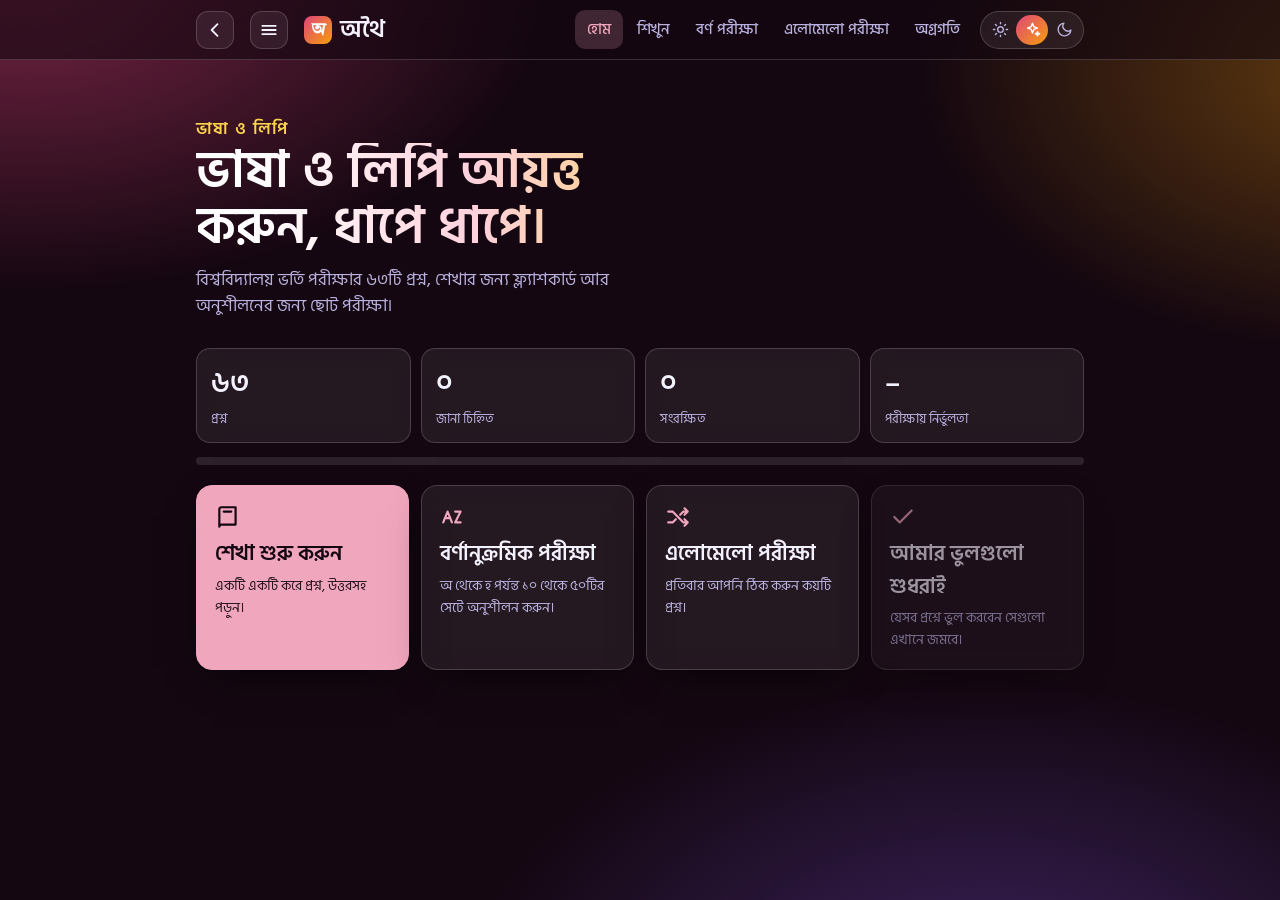
<file: athoi-lang.html>
<!DOCTYPE html>
<html lang="bn"><head><meta charset="utf-8">
<meta name="viewport" content="width=device-width, initial-scale=1, viewport-fit=cover">
<title>অথৈ – ভাষা ও লিপি</title>
<meta name="description" content="অথৈ: বিশ্ববিদ্যালয় ভর্তি পরীক্ষার বাংলা প্রস্তুতি।"><meta name="theme-color" content="#12786a">
<link rel="preconnect" href="https://fonts.googleapis.com"><link href="https://fonts.googleapis.com/css2?family=Hind+Siliguri:wght@400;500;600;700&family=Tiro+Bangla:ital@0;1&display=swap" rel="stylesheet">
<style>
:root{--bg:#f4efe6;--sf:#fffdf8;--sf2:#efe6d8;--ink:#1e1916;--mut:#6d6258;--ln:#e3d7c6;--pr:#7c2f45;--pr2:#5e2234;--prt:#f8e8ec;--gold:#8d6230;--gt:#f8ecd8;--ok:#1d6b45;--okt:#e5f5ec;--bad:#a33b32;--badt:#fbeceb;--sh:0 1px 2px rgba(30,25,22,.05),0 10px 28px -16px rgba(30,25,22,.22);--on:#fff8f6;color-scheme:light}
@media(prefers-color-scheme:dark){:root:not([data-theme="light"]){--bg:#14110f;--sf:#1e1a17;--sf2:#2a2420;--ink:#f6efe8;--mut:#b3a69c;--ln:#3a322c;--pr:#e0a3ad;--pr2:#f0c2c8;--prt:#3a2428;--gold:#e4c07a;--gt:#3a2e1c;--ok:#8fd0ae;--okt:#163028;--bad:#f0b0a8;--badt:#3d221f;--sh:0 1px 2px rgba(0,0,0,.4);--on:#2a1216;color-scheme:dark}}
:root[data-theme="dark"]{--bg:#14110f;--sf:#1e1a17;--sf2:#2a2420;--ink:#f6efe8;--mut:#b3a69c;--ln:#3a322c;--pr:#e0a3ad;--pr2:#f0c2c8;--prt:#3a2428;--gold:#e4c07a;--gt:#3a2e1c;--ok:#8fd0ae;--okt:#163028;--bad:#f0b0a8;--badt:#3d221f;--sh:0 1px 2px rgba(0,0,0,.4);--on:#2a1216;color-scheme:dark}
:root{box-sizing:border-box;padding-top:env(safe-area-inset-top,0px);padding-bottom:env(safe-area-inset-bottom,0px)}html{scroll-padding-top:env(safe-area-inset-top,0px);-webkit-text-size-adjust:100%}
*,*::before,*::after{box-sizing:inherit}
body{margin:0;background:var(--bg);color:var(--ink);font:16px/1.55 "Hind Siliguri",system-ui,sans-serif;min-height:100vh}
button,input,select{font:inherit;color:inherit}button{cursor:pointer}
:focus-visible{outline:2px solid var(--pr);outline-offset:2px}
.wrap{max-width:920px;margin:0 auto;padding:16px 16px 96px}
header.top{position:sticky;top:env(safe-area-inset-top,0px);z-index:20;background:color-mix(in srgb,var(--bg) 88%,transparent);backdrop-filter:blur(10px);border-bottom:1px solid var(--ln)}
header.top>div{max-width:920px;margin:0 auto;display:flex;align-items:center;gap:8px;padding:10px 16px}
.logo{font:600 24px "Tiro Bangla",Georgia,serif;letter-spacing:.2px;margin-right:auto;cursor:pointer;display:flex;gap:8px;align-items:center}
.logo i{width:28px;height:28px;border-radius:8px;background:var(--pr);color:var(--on);display:grid;place-items:center;font:italic 600 18px "Tiro Bangla",serif}
nav.d{display:flex;gap:2px}nav.d a,nav.m a{padding:8px 12px;border-radius:10px;color:var(--mut);text-decoration:none;font-weight:500;font-size:15px}
nav.d a:hover{background:var(--sf2)}nav a.on{color:var(--pr);background:var(--prt)}
nav.m{display:none;position:fixed;left:0;right:0;bottom:0;z-index:20;background:var(--sf);border-top:1px solid var(--ln);padding:6px 6px calc(6px + env(safe-area-inset-bottom,0px))}
nav.m a{flex:1;text-align:center;font-size:14px;font-weight:600;line-height:1.2;padding:8px 2px;min-height:48px;display:flex;align-items:center;justify-content:center}
a.logo{color:inherit;text-decoration:none}.ib{border:1px solid var(--ln);background:var(--sf);border-radius:10px;width:38px;height:38px;display:grid;place-items:center}
h1,h2,h3{font-family:"Tiro Bangla",Georgia,serif;font-weight:600;margin:0}
.hero{padding:28px 0 8px}.hero h1{font-size:clamp(32px,6vw,52px);line-height:1.08;max-width:20ch;text-wrap:balance}.hero p{color:var(--mut);max-width:52ch;margin:12px 0 0;font-size:17px}
.grid{display:grid;gap:12px;grid-template-columns:repeat(auto-fit,minmax(210px,1fr));margin-top:20px}
.tile{display:flex;flex-direction:column;align-items:flex-start;justify-content:flex-start;background:var(--sf);border:1px solid var(--ln);border-radius:16px;padding:18px;text-align:left;box-shadow:var(--sh);transition:transform .15s,border-color .15s}
.tile:hover{transform:translateY(-2px);border-color:var(--pr)}.tile h3{font-size:21px;margin:8px 0 4px}.tile p{margin:0;color:var(--mut);font-size:14px}.tile svg{width:26px;height:26px;color:var(--pr)}
.tile:disabled{opacity:.6;cursor:not-allowed}.tile:disabled:hover{transform:none;border-color:var(--ln)}.tile.pri{background:var(--pr);border-color:var(--pr);color:var(--on)}.tile.pri p,.tile.pri svg{color:var(--on)}.tile.pri p{opacity:.92}
.stats{display:flex;gap:10px;flex-wrap:wrap;margin-top:20px}.stat{flex:1;min-width:120px;background:var(--sf);border:1px solid var(--ln);border-radius:14px;padding:12px 14px}.stat b{display:block;font:600 28px "Tiro Bangla",serif}.stat span{color:var(--mut);font-size:13px}
.bar{height:6px;background:var(--sf2);border-radius:9px;overflow:hidden}.bar i{display:block;height:100%;background:var(--pr);border-radius:9px;transition:width .3s}
.bar.lg{height:8px}
.btn{border:1px solid var(--ln);background:var(--sf);border-radius:12px;padding:10px 16px;font-weight:600;display:inline-flex;gap:6px;align-items:center;justify-content:center}
.btn:hover{border-color:var(--pr)}.btn.p{background:var(--pr);color:var(--on);border-color:var(--pr)}.btn.p:hover{background:var(--pr2)}.btn:disabled{opacity:.45;cursor:not-allowed}
.row{display:flex;gap:8px;flex-wrap:wrap;align-items:center}.sp{flex:1}
.chip{display:inline-flex;align-items:center;gap:6px;border:1px solid var(--ln);background:var(--sf);border-radius:99px;padding:5px 12px;font-size:14px;font-weight:500;color:var(--mut)}
.chip svg,.ans svg{width:18px;height:18px;flex:none}.ans.hid svg{vertical-align:-4px;margin-right:4px}.chip.on{background:var(--prt);color:var(--pr);border-color:var(--pr)}
.chip[disabled]{opacity:.35}
input[type=search],input[type=number],input.t,select{background:var(--sf);border:1px solid var(--ln);border-radius:12px;padding:10px 12px;min-height:42px}
input[type=search]{flex:1;min-width:160px}
.az{display:flex;gap:4px;flex-wrap:wrap;margin:12px 0}.az button{width:32px;height:32px;border-radius:9px;border:1px solid var(--ln);background:var(--sf);font-weight:600;font-size:13px;color:var(--mut)}.az button.on{background:var(--pr);color:var(--on);border-color:var(--pr)}.az button:disabled{opacity:.3;cursor:default}
.card{background:var(--sf);border:1px solid var(--ln);border-radius:20px;padding:22px;box-shadow:var(--sh);margin-top:14px}
.badge{font-size:12.5px;font-weight:600;padding:3px 10px;border-radius:99px;background:var(--gt);color:var(--gold)}.badge.K{background:var(--prt);color:var(--pr)}.eyebrow{margin:0 0 6px;font-weight:600;font-size:13px;letter-spacing:.08em;text-transform:uppercase;color:var(--pr)}.stem u,.tq u{text-decoration-thickness:2px;text-underline-offset:4px;text-decoration-color:var(--pr)}
.no{color:var(--mut);font-size:13px}
.hw{font-size:clamp(34px,8vw,56px);line-height:1.1;margin:14px 0 4px;word-break:break-word;display:flex;align-items:center;gap:10px;flex-wrap:wrap}
.stem{color:var(--mut);margin:4px 0 14px;font-size:16px}
.ans{border-radius:14px;padding:14px 16px;background:var(--okt);border:1px solid color-mix(in srgb,var(--ok) 35%,transparent)}.ans small{color:var(--ok);font-weight:600;display:block}.ans b{font:600 26px "Tiro Bangla",serif;color:var(--ok)}
.ans.hid{background:var(--sf2);border:1px dashed var(--ln);text-align:center;cursor:pointer;color:var(--mut)}
.oth{display:flex;gap:6px;flex-wrap:wrap;margin:12px 0}.oth span{background:var(--sf2);border-radius:9px;padding:3px 10px;font-size:14px;color:var(--mut)}
.bn{margin-top:14px;padding-top:14px;border-top:1px dashed var(--ln)}.bn label{font-size:13px;color:var(--mut);display:block;margin-bottom:6px}.bn input{width:100%;font-family:"Hind Siliguri",sans-serif}.bn a{font-size:13px;color:var(--pr)}
.ico{border:1px solid var(--ln);background:var(--sf);border-radius:10px;width:36px;height:36px;display:grid;place-items:center;color:var(--mut)}.ico.on{color:var(--gold);border-color:var(--gold);background:var(--gt)}.ico.ok.on{color:var(--ok);border-color:var(--ok);background:var(--okt)}
.ico svg,.ib svg{width:19px;height:19px}
.pg{display:flex;align-items:center;gap:10px;margin-top:14px}.pg .bar{flex:1}
h2.s{font-size:26px;margin:22px 0 6px}.mut{color:var(--mut)}
.sets{display:grid;gap:10px;grid-template-columns:repeat(auto-fill,minmax(200px,1fr));margin-top:12px}
.set{background:var(--sf);border:1px solid var(--ln);border-radius:14px;padding:14px;text-align:left}.set:hover{border-color:var(--pr)}.set b{font:600 19px "Tiro Bangla",serif;display:block}.set span{font-size:13px;color:var(--mut)}.set em{font-style:normal;font-size:12px;color:var(--ok);font-weight:600}
.seg{display:inline-flex;border:1px solid var(--ln);border-radius:12px;overflow:hidden;background:var(--sf)}.seg button{border:0;background:none;padding:8px 14px;font-weight:600;color:var(--mut)}.seg button.on{background:var(--pr);color:var(--on)}
.cnt{display:flex;align-items:center;gap:8px}.cnt input{width:90px;text-align:center;font-size:22px;font-weight:600}
.tq{font:600 clamp(24px,5vw,34px)/1.25 "Tiro Bangla",Georgia,serif;margin:6px 0 16px}
.opt{display:flex;gap:12px;align-items:center;width:100%;text-align:left;background:var(--sf);border:1.5px solid var(--ln);border-radius:14px;padding:13px 14px;margin-bottom:10px;font-size:17px;transition:border-color .12s,background .12s}
.opt:hover:not(:disabled){border-color:var(--pr)}.opt i{font-style:normal;width:28px;height:28px;border-radius:8px;background:var(--sf2);display:grid;place-items:center;font-weight:700;font-size:13px;flex:none;color:var(--mut)}
.opt.ok{background:var(--okt);border-color:var(--ok)}.opt.ok i{background:var(--ok);color:var(--on)}.opt.no{background:var(--badt);border-color:var(--bad)}.opt.no i{background:var(--bad);color:var(--on)}.opt:disabled{cursor:default}
.fb{padding:10px 14px;border-radius:12px;font-weight:600;margin:4px 0 10px}.fb.ok{background:var(--okt);color:var(--ok)}.fb.no{background:var(--badt);color:var(--bad)}.fb small{display:block;font-weight:400;color:var(--mut)}
.nv{display:flex;gap:6px;flex-wrap:wrap;margin-top:16px}.nv button{width:34px;height:34px;border-radius:9px;border:1px solid var(--ln);background:var(--sf);font-size:13px;font-weight:600;color:var(--mut)}.nv .c{background:var(--ok);color:var(--on);border-color:var(--ok)}.nv .w{background:var(--bad);color:var(--on);border-color:var(--bad)}.nv .cur{outline:2px solid var(--pr);outline-offset:1px}
.ring{width:150px;height:150px;border-radius:50%;display:grid;place-items:center;background:conic-gradient(var(--ok) calc(var(--p)*1%),var(--sf2) 0)}.ring div{width:118px;height:118px;border-radius:50%;background:var(--sf);display:grid;place-items:center;font:600 34px "Tiro Bangla",serif}
.rv{background:var(--sf);border:1px solid var(--ln);border-left:4px solid var(--ok);border-radius:12px;padding:12px 14px;margin-top:10px}.rv.w{border-left-color:var(--bad)}.rv b{font-weight:600}.rv .mut{font-size:14px}
table{width:100%;border-collapse:collapse;font-size:14px}td,th{padding:8px 6px;border-bottom:1px solid var(--ln);text-align:left}th{color:var(--mut);font-weight:500}
.scr{overflow-x:auto}
dialog{border:1px solid var(--ln);border-radius:18px;background:var(--sf);color:var(--ink);padding:0;width:min(560px,94vw);max-height:80vh}dialog::backdrop{background:rgba(0,0,0,.5)}dialog .h{padding:14px 16px;border-bottom:1px solid var(--ln);display:flex;align-items:center}dialog .b{overflow:auto;max-height:60vh;padding:6px}
.li{display:flex;width:100%;gap:10px;text-align:left;border:0;background:none;padding:9px 10px;border-radius:10px}.li:hover,.li.on{background:var(--prt)}.li b{font-weight:600}.li span{color:var(--mut);margin-left:auto;font-size:13px}
.toast{position:fixed;left:50%;bottom:90px;transform:translateX(-50%);background:var(--ink);color:var(--bg);padding:8px 16px;border-radius:99px;font-size:14px;z-index:50}
@media(max-width:720px){nav.d{display:none}nav.m{display:flex}.wrap{padding-bottom:110px}.logo{font-size:21px}}
@media(prefers-reduced-motion:reduce){*{transition:none!important}}
.hr{display:flex;align-items:center;gap:8px}a.all{font-size:13px;font-weight:600;color:var(--pr);text-decoration:none;border:1px solid var(--ln);background:var(--sf);padding:8px 12px;border-radius:10px;white-space:nowrap}
/* shared */
.opt.ok{animation:pop .35s}.opt.no{animation:shk .35s}
@keyframes pop{50%{transform:scale(1.03)}}@keyframes shk{25%{transform:translateX(-6px)}75%{transform:translateX(6px)}}
.cf{position:fixed;top:-12px;width:9px;height:14px;border-radius:2px;z-index:99;pointer-events:none;animation:cfall linear forwards}
@keyframes cfall{to{transform:translateY(105vh) rotate(720deg);opacity:.9}}
/* theme switch */
.tsw{position:relative;display:grid;grid-template-columns:repeat(3,32px);padding:3px;border-radius:99px;border:1px solid var(--ln);background:var(--sf)}
.tsw::before{content:"";position:absolute;top:3px;bottom:3px;left:3px;width:32px;border-radius:99px;background:var(--pr);transform:translateX(calc(var(--i,1)*100%));transition:transform .3s cubic-bezier(.3,1.5,.5,1)}
.tsw button{position:relative;z-index:1;height:30px;border:0;background:none;display:grid;place-items:center;color:var(--mut);transition:color .2s}
.tsw button.on{color:var(--on)}.tsw svg{width:17px;height:17px;fill:none;stroke:currentColor;stroke-width:2;stroke-linecap:round;stroke-linejoin:round}
@media(max-width:420px){a.all{padding:8px 10px;font-size:12.5px}}
/* vivid theme (my style) */
:root[data-theme=vivid]{--bg:#140711;--sf:rgba(255,255,255,.07);--sf2:rgba(255,255,255,.11);--ink:#f5f2ff;--mut:#b9b1de;--ln:rgba(255,255,255,.17);--pr:#f0a6bc;--pr2:#e0457b;--prt:rgba(240,166,188,.2);--gold:#fcd34d;--gt:rgba(252,211,77,.16);--ok:#34d399;--okt:rgba(52,211,153,.17);--bad:#fb7185;--badt:rgba(251,113,133,.17);--sh:0 14px 40px -16px rgba(0,0,0,.75);--on:#140711;color-scheme:dark}
[data-theme=vivid] body{background:var(--bg)}
[data-theme=vivid] body::before{content:"";position:fixed;inset:-25%;z-index:-1;pointer-events:none;background:radial-gradient(40% 35% at 18% 14%,rgba(224,69,123,.5),transparent 70%),radial-gradient(34% 30% at 88% 22%,rgba(245,158,11,.34),transparent 70%),radial-gradient(40% 36% at 68% 92%,rgba(139,92,246,.34),transparent 70%);animation:aur 20s ease-in-out infinite alternate}
@keyframes aur{to{transform:translate3d(-5%,4%,0) rotate(7deg) scale(1.12)}}
[data-theme=vivid] header.top,[data-theme=vivid] nav.m{background:rgba(20,7,17,.62);backdrop-filter:blur(16px)}
[data-theme=vivid] .card,[data-theme=vivid] .stat,[data-theme=vivid] .opt,[data-theme=vivid] .chip,[data-theme=vivid] .btn,[data-theme=vivid] .tt,[data-theme=vivid] .cnt input,[data-theme=vivid] .ico{backdrop-filter:blur(10px)}
[data-theme=vivid] h1,[data-theme=vivid] h2,[data-theme=vivid] h3,[data-theme=vivid] .logo,[data-theme=vivid] .tq{font-family:"Hind Siliguri",system-ui,sans-serif}
[data-theme=vivid] .mxh h2,[data-theme=vivid] h2.s{background:linear-gradient(90deg,#fff 10%,#ffd1dc 50%,#fcd34d);-webkit-background-clip:text;background-clip:text;color:transparent}
[data-theme=vivid] .logo i,[data-theme=vivid] .tsw::before{background:linear-gradient(135deg,#e0457b,#f59e0b);color:#fff}
[data-theme=vivid] .tsw button.on{color:#fff}
[data-theme=vivid] .btn.p{background:linear-gradient(135deg,#e0457b,#f59e0b);color:#fff;border:0;box-shadow:0 10px 28px -10px rgba(224,69,123,.9);position:relative;overflow:hidden}
[data-theme=vivid] .btn.p:not(:disabled):hover{filter:brightness(1.1);transform:translateY(-1px)}
[data-theme=vivid] .btn.p:disabled{opacity:.4;box-shadow:none}
[data-theme=vivid] #go:not(:disabled){animation:glow 2.4s ease-in-out infinite}
@keyframes glow{50%{box-shadow:0 10px 34px -4px rgba(245,158,11,.8)}}
[data-theme=vivid] .chip.on{background:linear-gradient(135deg,rgba(224,69,123,.5),rgba(245,158,11,.35));border-color:rgba(240,166,188,.7);color:#fff}
[data-theme=vivid] .bar i{background:linear-gradient(90deg,#e0457b,#f59e0b,#34d399)}
[data-theme=vivid] .ring{background:conic-gradient(#f59e0b calc(var(--p)*1%),rgba(255,255,255,.12) 0);box-shadow:0 0 40px -8px rgba(245,158,11,.6)}
[data-theme=vivid] .opt:hover:not(:disabled){border-color:var(--pr);background:rgba(240,166,188,.14);transform:translateX(3px)}
[data-theme=vivid] .opt i{background:rgba(255,255,255,.12);color:#fff}
[data-theme=vivid] .nv button.cur{outline:2px solid #f59e0b}
[data-theme=vivid] a.all{background:rgba(255,255,255,.08)}
@media(prefers-reduced-motion:reduce){[data-theme=vivid] body::before,#go{animation:none!important}}

[data-theme=vivid] .tile,[data-theme=vivid] .set,[data-theme=vivid] .stat,[data-theme=vivid] table{backdrop-filter:blur(10px)}
[data-theme=vivid] .tile:hover,[data-theme=vivid] .set:hover{border-color:var(--pr);transform:translateY(-2px)}
[data-theme=vivid] .hero h1,[data-theme=vivid] .stat b{font-family:"Hind Siliguri",system-ui,sans-serif}
[data-theme=vivid] .hero h1{background:linear-gradient(90deg,#fff 10%,#ffd1dc 50%,#fcd34d);-webkit-background-clip:text;background-clip:text;color:transparent}
[data-theme=vivid] .eyebrow{color:#fcd34d}

/* colourful options */
.opt{--oc:var(--pr);position:relative;overflow:hidden}
.opt:nth-of-type(1){--oc:#a78bfa}.opt:nth-of-type(2){--oc:#22d3ee}.opt:nth-of-type(3){--oc:#fbbf24}.opt:nth-of-type(4){--oc:#f472b6}.opt:nth-of-type(5){--oc:#34d399}
.opt i{background:var(--oc)!important;color:#16122e!important;font-weight:800;font-style:normal;transition:transform .2s}
.opt:not(:disabled):hover{border-color:var(--oc)!important;background:color-mix(in srgb,var(--oc) 16%,var(--sf))!important;transform:translateX(4px)}
.opt:not(:disabled):active{transform:scale(.98)}.opt:not(:disabled):hover i{transform:scale(1.12) rotate(-6deg)}
.opt.ok{border-color:#22c55e!important;background:linear-gradient(90deg,rgba(34,197,94,.34),rgba(34,197,94,.1))!important;box-shadow:0 0 0 1px #22c55e inset,0 12px 28px -14px #22c55e}
.opt.ok i{background:#22c55e!important;color:#052e12!important}.opt.ok::after{content:"✓";margin-left:auto;font-weight:900;color:#22c55e;font-size:21px}
.opt.no{border-color:#ef4444!important;background:linear-gradient(90deg,rgba(239,68,68,.32),rgba(239,68,68,.08))!important;box-shadow:0 0 0 1px #ef4444 inset,0 12px 28px -14px #ef4444}
.opt.no i{background:#ef4444!important;color:#fff!important}.opt.no::after{content:"✕";margin-left:auto;font-weight:900;color:#ef4444;font-size:21px}
.opt:disabled:not(.ok):not(.no){opacity:.5}
.fb{font-weight:800;font-size:18px;border-radius:14px}.fb small{color:var(--ink)!important;font-weight:500}
.fb.ok{background:linear-gradient(135deg,rgba(34,197,94,.28),rgba(34,211,238,.14))!important;border:1px solid #22c55e;color:#22c55e!important}
.fb.no{background:linear-gradient(135deg,rgba(239,68,68,.28),rgba(251,146,60,.14))!important;border:1px solid #ef4444;color:#ef4444!important}
[data-theme=light] .fb.ok,[data-theme=light] .opt.ok::after{color:#15803d!important}[data-theme=light] .fb.no,[data-theme=light] .opt.no::after{color:#b91c1c!important}
.nv button.c{background:#22c55e!important;border-color:#22c55e!important;color:#052e12!important}.nv button.w{background:#ef4444!important;border-color:#ef4444!important;color:#fff!important}
/* header buttons + drawer */
.hb{width:38px;height:38px;flex:none;border-radius:12px;border:1px solid var(--ln);background:var(--sf);display:grid;place-items:center;color:var(--ink);margin-right:8px}
.hb svg{width:20px;height:20px;fill:none;stroke:currentColor;stroke-width:2.2;stroke-linecap:round;stroke-linejoin:round}
.dov{position:fixed;inset:0;z-index:60;background:rgba(5,3,20,.55);backdrop-filter:blur(3px);opacity:0;pointer-events:none;transition:opacity .25s}
.drw{position:fixed;top:0;bottom:0;left:0;width:min(84vw,330px);z-index:61;background:color-mix(in srgb,var(--bg) 97%,#000);border-right:1px solid var(--ln);box-shadow:20px 0 60px -20px rgba(0,0,0,.6);transform:translateX(-105%);visibility:hidden;transition:transform .3s cubic-bezier(.2,.9,.3,1),visibility .3s;overflow:auto;padding:calc(14px + env(safe-area-inset-top,0px)) 14px 30px}
.dopen .dov{opacity:1;pointer-events:auto}.dopen .drw{transform:none;visibility:visible}.dopen{overflow:hidden}
.drw .dh{display:flex;align-items:center;justify-content:space-between;margin-bottom:14px}
.drw .dl{display:flex;align-items:center;gap:8px;font:600 22px "Tiro Bangla",Georgia,serif;color:var(--ink)}
.drw .dl i{width:28px;height:28px;border-radius:8px;background:var(--pr);color:var(--on);display:grid;place-items:center;font:italic 600 18px "Tiro Bangla",serif}
.drw .dh button{width:38px;height:38px;border-radius:12px;border:1px solid var(--ln);background:var(--sf);color:var(--ink);font-size:16px}
.drw nav{display:flex;flex-direction:column;gap:4px}
.drw nav a{display:flex;align-items:center;gap:12px;padding:13px 14px;border-radius:14px;font-weight:600;color:var(--ink);text-decoration:none;transition:background .15s,transform .15s}
.drw nav a:hover{background:var(--sf2);transform:translateX(3px)}.drw nav a.on{background:var(--prt);color:var(--pr)}
.drw nav a i{width:12px;height:12px;border-radius:50%;flex:none}
.drw nav h4{margin:16px 6px 4px;font-size:12px;letter-spacing:.1em;text-transform:uppercase;color:var(--mut)}
.drw nav a.mixl{margin:6px 0;color:#fff;background:linear-gradient(115deg,#5b3df5,#0ea5e9,#10b981,#f59e0b,#ec4899);background-size:250% 250%;animation:dmix 8s ease-in-out infinite;box-shadow:0 10px 24px -10px rgba(91,61,245,.8)}
@keyframes dmix{0%,100%{background-position:0% 50%}50%{background-position:100% 50%}}

/* progress / marking / saved */
.starb{float:right;margin-left:8px;border:1.5px solid var(--ln);background:var(--sf);color:var(--mut);border-radius:99px;padding:6px 12px;font-weight:700;font-size:13.5px;transition:all .2s}
.starb.on{background:#fbbf24;border-color:#fbbf24;color:#3b2a00;box-shadow:0 6px 16px -8px #fbbf24}.starb:hover{transform:scale(1.05)}
.rv{position:relative}.rv .starb{padding:4px 10px;margin:0 0 4px 8px}
.mkb{margin-top:16px}.mkh{display:flex;justify-content:space-between;align-items:center;gap:10px;flex-wrap:wrap}
.mkg{display:grid;grid-template-columns:1fr 1fr;gap:12px;margin-top:10px}.mkg label{display:flex;flex-direction:column;gap:6px;font-size:13.5px;color:var(--mut);font-weight:600}
.mkg input{height:44px;border-radius:12px;border:1.5px solid var(--ln);background:var(--sf);color:var(--ink);font:700 18px inherit;padding:0 12px;width:100%}
.mst{display:grid;grid-template-columns:repeat(4,1fr);gap:8px;margin:4px 0 8px}.mst .mb{border-radius:14px;padding:10px 4px;background:var(--sf2);text-align:center}
.mst .mb b{display:block;font:800 22px "Hind Siliguri",sans-serif}.mst .mb span{font-size:12px;color:var(--mut)}
.mst .ok{background:rgba(34,197,94,.18)}.mst .ok b{color:#22c55e}.mst .no{background:rgba(239,68,68,.18)}.mst .no b{color:#ef4444}
.ptabs{display:flex;width:100%;margin:6px 0 14px}.ptabs button{flex:1;padding:10px 4px;font-size:13.5px}.ptabs em{font-style:normal;font-size:11.5px;background:var(--prt);color:var(--pr);padding:1px 6px;border-radius:99px;margin-left:3px}
.rcard{position:relative;display:flex;align-items:center;justify-content:space-between;gap:10px;padding:14px 44px 14px 16px;margin-bottom:10px;border-radius:16px;border:1px solid var(--ln);background:var(--sf);cursor:pointer;transition:transform .15s,border-color .15s}
.rcard:hover{transform:translateY(-2px);border-color:var(--pr)}.rcard .rl b{display:block}.rcard .rl span{font-size:12.5px}
.rcard .rr{text-align:right;white-space:nowrap}.rcard .rr b{font:800 20px "Hind Siliguri",sans-serif}.rcard .rr small{font-size:13px;color:var(--mut);font-weight:600}
.pcb{display:block;margin-top:2px;font-size:12.5px;font-weight:800;padding:2px 9px;border-radius:99px;width:max-content;margin-left:auto}.pcb.g{background:rgba(34,197,94,.2);color:#22c55e}.pcb.y{background:rgba(251,191,36,.22);color:#d99a00}.pcb.r{background:rgba(239,68,68,.2);color:#ef4444}
.rdel{position:absolute;right:8px;top:8px;width:28px;height:28px;border-radius:50%;border:0;background:transparent;color:var(--mut);font-size:15px}.rdel:hover{background:rgba(239,68,68,.2);color:#ef4444}
.mrow{display:flex;align-items:center;gap:12px;padding:14px;margin-bottom:10px;border-radius:16px;border:1px solid var(--ln);background:var(--sf)}.mrow .mq{flex:1;min-width:0}
.tick{flex:none;width:46px;height:46px;border-radius:50%;border:2px solid #22c55e;background:transparent;color:#22c55e;font-size:22px;font-weight:900;transition:all .2s}.tick:hover{background:#22c55e;color:#052e12;transform:scale(1.1)}
.tick.star{border-color:#fbbf24;color:#fbbf24}.tick.star:hover{background:#fbbf24;color:#3b2a00}
.mix p{max-width:calc(100% - 84px)}</style><script>try{document.documentElement.dataset.theme=localStorage.getItem("athoiথিম")||"vivid"}catch(e){document.documentElement.dataset.theme="vivid"}</script><link rel="icon" href="favicon.svg" type="image/svg+xml"><meta name="theme-color" content="#7c2f45"></head><body>
<header class="top"><div><button class="hb" id="bk" aria-label="পেছনে যান" title="পেছনে"><svg viewBox="0 0 24 24"><path d="M15 5l-7 7 7 7"/></svg></button><button class="hb" id="mb" aria-label="মেনু খুলুন" title="মেনু"><svg viewBox="0 0 24 24"><path d="M4 7h16M4 12h16M4 17h16"/></svg></button><a class="logo" href="index.html"><i>অ</i>অথৈ</a><nav class="d" id="nd"></nav><span class="hr"><div class="tsw" id="tsw" role="group" aria-label="থিম"><button data-th="light" title="লাইট থিম" aria-label="লাইট থিম"><svg viewBox="0 0 24 24"><circle cx="12" cy="12" r="4"/><path d="M12 2v2M12 20v2M4.9 4.9l1.4 1.4M17.7 17.7l1.4 1.4M2 12h2M20 12h2M4.9 19.1l1.4-1.4M17.7 6.3l1.4-1.4"/></svg></button><button data-th="vivid" title="ভিভিড থিম" aria-label="ভিভিড থিম"><svg viewBox="0 0 24 24"><path d="M12 3l1.9 5.1L19 10l-5.1 1.9L12 17l-1.9-5.1L5 10l5.1-1.9z"/><path d="M19 15l.8 2.2L22 18l-2.2.8L19 21l-.8-2.2L16 18l2.2-.8z"/></svg></button><button data-th="dark" title="ডার্ক থিম" aria-label="ডার্ক থিম"><svg viewBox="0 0 24 24"><path d="M21 12.8A9 9 0 1 1 11.2 3a7 7 0 0 0 9.8 9.8z"/></svg></button></div></span></div></header><div class="dov" id="dov"></div><aside class="drw" id="drw" aria-hidden="true"></aside>
<main class="wrap" id="app"></main><nav class="m" id="nm"></nav><dialog id="dg"></dialog>
<script>
const D=[{"n":1,"h":"","q":"বঙ্গালি উপভাষা অঞ্চল কোনটি?","o":["নদীয়া","ত্রিপুরা","পুরুলিয়া","বরিশাল"],"a":3,"k":"K"},{"n":2,"h":"","q":"The Origin and Development of Bengali Language' গ্রন্থটি রচনা করেছেন","o":["ড. মুহম্মদ শহীদুল্লাহ্","হরপ্রসাদ শাস্ত্রী","ড. সুনীতিকুমার চট্টোপাধ্যায়","স্যার জর্জ গ্রিয়ারসন"],"a":2,"k":"K"},{"n":3,"h":"","q":"বাংলা কথ্য ভাষার আদি গ্রন্থ কোনটি?","o":["প্রভু যিশুর বাণী","কৃপার শাস্ত্রের অর্থভেদ","ফুলমণি ও করুণার বিবরণ","মিশনারি জীবন"],"a":1,"k":"K"},{"n":4,"h":"","q":"কোনটি মুহাম্মদ এনামুল হকের রচনা?","o":["ভাষার ইতিবৃত্ত","আধুনিক ভাষাতত্ত্ব","মনীষা-মঞ্জুষা","বাংলাদেশের আঞ্চলিক ভাষার অভিধান"],"a":2,"k":"K"},{"n":5,"h":"বাঙ্গালা ভাষার ইতিবৃত্ত","q":"‘বাঙ্গালা ভাষার ইতিবৃত্ত' কার রচনা?","o":["মুহম্মদ শহীদুল্লাহ্","মুহম্মদ আবদুল হাই","মুনীর চৌধুরী","মোফাজ্জল হায়দার চৌধুরী"],"a":0,"k":"K"},{"n":6,"h":"","q":"ড. মুহম্মদ শহীদুল্লাহ্র বাংলা সাহিত্যের ইতিহাস গ্রন্থের নাম","o":["বঙ্গভাষা ও সাহিত্য","বাংলা সাহিত্যের কথা","বাঙ্গালা সাহিত্যের ইতিহাস","বাংলা সাহিত্যের ইতিবৃত্ত"],"a":1,"k":"K"},{"n":7,"h":"বাংলা সাহিত্যে","q":"বাংলা সাহিত্যের প্রথম ইতিহাস গ্রন্থ কে রচনা করেন? অথবা, বাংলা সাহিত্যের ইতিহাস বিষয়ক প্রথম উল্লেখযোগ্য গ্রন্থ কার রচনা?","o":["সুকুমার সেন","দীনেশচন্দ্র সেন","মুহম্মদ শহীদুল্লাহ্","অসিতকুমার বন্দ্যোপাধ্যায়"],"a":1,"k":"K"},{"n":8,"h":"আঞ্চলিক অভিধান","q":"বাংলা একাডেমির 'আঞ্চলিক অভিধান' সম্পাদনা কে করেন?","o":["মুহম্মদ শহীদুল্লাহ্","মুহম্মদ এনামুল হক","মুহম্মদ মনসুর উদ্দিন","মুহম্মদ আবদুল হাই"],"a":0,"k":"K"},{"n":9,"h":"বাংলা একাডেমি সংক্ষিপ্ত বাংলা অভিধান","q":"'বাংলা একাডেমি সংক্ষিপ্ত বাংলা অভিধান'-এর সম্পাদক কে?","o":["মুহম্মদ আব্দুল হাই","মুহম্মদ শহীদুল্লাহ্","মুহম্মদ এনামুল হক","আহমদ শরীফ"],"a":3,"k":"K"},{"n":10,"h":"ভাষা প্রকাশ বাঙ্গালা ব্যাকরণ","q":"“ভাষা প্রকাশ বাঙ্গালা ব্যাকরণ' কে রচনা করেন?","o":["ঈশ্বরচন্দ্র বিদ্যাসাগর","সুনীতিকুমার চট্টোপাধ্যায়","মুহম্মদ শহীদুল্লাহ্","মুহম্মদ এনামুল হক"],"a":1,"k":"K"},{"n":11,"h":"বাংলা ভাষা","q":"বাংলা ভাষার উদ্ভব হয়েছে নিম্নোক্ত একটি ভাষা থেকে","o":["সংস্কৃত","পালি","প্রাকৃত","অপভ্রংশ"],"a":2,"k":"K"},{"n":12,"h":"বাংলা ভাষা","q":"বাংলা ভাষার আদি স্তরের স্থিতিকাল কোনটি?","o":["দশম থেকে চতুর্দশ শতাব্দী","একাদশ থেকে পঞ্চদশ শতাব্দী","দ্বাদশ থেকে ষোড়শ শতাব্দী","ত্রয়োদশ থেকে সপ্তদশ শতাব্দী"],"a":0,"k":"K"},{"n":13,"h":"বাংলা লিপি","q":"বাংলা লিপির উৎস কি?","o":["সংস্কৃতি লিপি","চীনা লিপি","আরবি লিপি","ব্ৰাহ্মী লিপি"],"a":3,"k":"K"},{"n":14,"h":"","q":"ড. মুহম্মদ শহীদুল্লাহ্ ছিলেন প্রধানত","o":["ভাষাতত্ত্ববিদ","সাহিত্যের ইতিহাস রচয়িতা","হসলাম প্রচারক","সমাজ সংস্কারক পিএসসি ও অন্যান্য পরীক্ষার প্রশ্নোত্তর"],"a":0,"k":"K"},{"n":15,"h":"ব্যাকরণে","q":"ব্যাকরণের মূল ভিত্তি কী?","o":["ভাষা খ) ধ্বনি","শব্দ","বাক্য","কোনোটিই নয়"],"a":0,"k":"K"},{"n":16,"h":"পাকৃত শব্দে","q":"পাকৃত শব্দের ভাষাগত অর্থ","o":["মূর্খদের ভাষা","জনগণের ভাষা","পণ্ডিতদের ভাষা","লেখকদের ভাষা"],"a":1,"k":"K"},{"n":17,"h":"","q":"কোনটি উৎপাদনমূলক ভাষাদক্ষতা নির্দেশ করে?","o":["লেখা ও পড়া","বলা ও পড়া","লেখা ও বলা","শোনাও বলা"],"a":0,"k":"K"},{"n":18,"h":"","q":"ড. মুহম্মদ শহীদুল্লাহ ছিলেন প্রধানত","o":["ভাষাতত্ত্ববিদ","সাহিত্যের ইতিহাস রচয়িতা","ইসলাম প্রচারক","সমাজ সংস্কারক পিএসসি ও অন্যান্য পরীক্ষার প্রশ্নোত্তর"],"a":0,"k":"K"},{"n":19,"h":"বাংলা ভাষা","q":"বাংলা ভাষার উৎপত্তি হয়েছে","o":["সপ্তম শতাব্দীতে","অষ্টম শতাব্দীতে","নবম শতাব্দীতে","দশম শতাব্দীতে"],"a":0,"k":"K"},{"n":20,"h":"বাংলা মুদ্রণযন্ত্","q":"বাংলা মুদ্রণযন্ত্র আবিষ্কার হয় কোন সালে?","o":["১৯০০","১৮০০","১৯৫২","১৯৭১"],"a":1,"k":"K"},{"n":21,"h":"ভাষাভাষী জনসংখ্যা","q":"ভাষাভাষী জনসংখ্যার দিক দিয়ে বাংলা ভাষা পৃথিবীর কততম মাতৃভাষা?","o":["নয়","আট","চার","সপ্তম"],"a":3,"k":"K"},{"n":22,"h":"","q":"প্রত্যেক ভাষারই মৌলিক অংশ কয়টি?","o":["চারটি","সাতটি","ছয়টি","পাঁচটি"],"a":0,"k":"K"},{"n":23,"h":"","q":"বাংলা ভাষায় তিনটি মৌলিক অংশ রয়েছে, এগুলো কি কি?","o":["ধ্বনি, শব্দ, বাক্য","শব্দ, ধ্বনি, সমাস","অনুসর্গ, উপসর্গ, শব্দ","ধ্বনি, শব্দ, বর্ণ"],"a":0,"k":"K"},{"n":24,"h":"নিচে","q":"নিচের কোনটিতে সাধুভাষা সাধারণত অনুপযোগী?","o":["কবিতায়","নাটকে","ছোটগল্পে","গানে"],"a":1,"k":"K"},{"n":25,"h":"বাংলা","q":"বাংলার আদি জনগোষ্ঠীর ভাষা কী?","o":["অস্ট্রিক","দ্রাবিড়","কামরুপী","ঝাড়খণ্ডী"],"a":0,"k":"K"},{"n":26,"h":"","q":"বাংলাদেশ ছাড়া কোন অঞ্চলের মানুষের ভাষা বাংলা?","o":["উড়িষ্যা","তামিল","নাগপুর","মিজোরাম"],"a":0,"k":"K"},{"n":27,"h":"বাংলা ভাষা","q":"বাংলা ভাষার মূল উৎস কোনটি?","o":["কানাড়ি ভাষা","বৈদিক ভাষা","হিন্দি ভাষা","প্রাকৃত ভাষা"],"a":3,"k":"K"},{"n":28,"h":"","q":"আলালি বা হুতোমি ভাষা বলা হয় কোন ভাষাকে?","o":["সাধু","চলিত","ইংরেজি","সংস্কৃত"],"a":1,"k":"K"},{"n":29,"h":"","q":"বাংলা ভাষা কোন ভাষা থেকে এসেছে?","o":["সংস্কৃত","গৌড়ীয় প্ৰাকৃত","হিন্দি","আসামি"],"a":1,"k":"K"},{"n":30,"h":"","q":"পাণিনি কে ছিলেন?","o":["ভাষাবিদ","ঋগ্বেদবিদ","বৈয়াকরণবিদ","আখ্যানবিদ"],"a":2,"k":"K"},{"n":31,"h":"","q":"ব্যাকরণ ও ভাষার মধ্যে কোনটি আগে সৃষ্টি হয়েছে?","o":["ব্যাকরণ","ভাষা","ব্যাকরণ ও ভাষা উভয়ই একসাথে","কোনোটিই নয়"],"a":1,"k":"K"},{"n":32,"h":"ভাষা","q":"ভাষার মূল উপকরণ কী?","o":["বাক্য","ধ্বনি","শব্দ","বর্ণ"],"a":0,"k":"K"},{"n":33,"h":"","q":"ভারতবর্ষে মুসলিম শাসনামলে রাজভাষা ছিল","o":["বাংলা","সংস্কৃত","আরবি","ফারসি"],"a":3,"k":"K"},{"n":34,"h":"","q":"ড. মুহম্মদ শহীদুল্লাহর মতে বাংলা ভাষার উদ্ভব","o":["সংস্কৃত থেকে","গৌড়ীয় প্রাকৃত থেকে","মাগধী প্রাকৃত থেকে","মৈথিলী থেকে"],"a":1,"k":"K"},{"n":35,"h":"","q":"‘ইউনেস্কো কত সালে ২১শে ফেব্রুয়ারিকে আন্তর্জাতিক মাতৃভাষা দিবস হিসেবে স্বীকৃতি দেয়?","o":["১৯৯৮","১৯৯৯","২০০০","২০০৫"],"a":1,"k":"K"},{"n":36,"h":"","q":"বাংলা ভাষায় চলিত রীতি প্রবর্তনে উল্লেখযোগ্য ভূমিকা রেখেছেন কে?","o":["রাজা রামমোহন রায়","ঈশ্বরচন্দ্র বিদ্যাসাগর","প্রমথ চৌধুরী","রাম রাম বসু"],"a":2,"k":"K"},{"n":37,"h":"বাংলা মুদ্রাক্ষরে","q":"বাংলা মুদ্রাক্ষরের জনক বলা হয় কাকে?","o":["গৌর দাস","চার্লস উইলকিন্স","পঞ্চানন কর্মকার","গঙ্গাকিশোর ভট্টাচার্য"],"a":1,"k":"K"},{"n":38,"h":"শিকওয়াহ ও জওয়াব-ই-শিকওয়াহ","q":"“শিকওয়াহ ও জওয়াব-ই-শিকওয়াহ' অনুবাদ গ্রন্থটির রচয়িতা কে?","o":["আবুল কালাম শামসুদ্দীন","কাজী আবদুল ওদুদ","ড. মুহম্মদ শহীদুল্লাহ্","ইব্রাহীম খাঁ"],"a":2,"k":"K"},{"n":39,"h":"","q":"বাংলা ভাষা কোন মূল ভাষার অন্তর্গত?","o":["দ্রাবিড়","ইউরালীয়","ইন্দো-ইউরোপীয়","সেমেটিক ব্যাংক নিয়োগ পরীক্ষার প্রশ্নোত্তর"],"a":2,"k":"K"},{"n":40,"h":"বাংলা লিপি","q":"বাংলা লিপির উদ্ভব হয়েছে কোন প্রাচীন লিপি থেকে?","o":["সংস্কৃত লিপি","চীনা লিপি","আরবি লিপি","ব্ৰাহ্মী লিপি"],"a":3,"k":"K"},{"n":41,"h":"","q":"কোন বিদেশি পণ্ডিত বাংলা উপভাষার শ্রেণিবিন্যাসে বিশেষ অবদান রাখেন?","o":["জর্জ ওয়েঙ্কার","জর্জ আব্রাহাম গ্রিয়ারসন","জর্জ","ডি রোজারিও"],"a":1,"k":"K"},{"n":42,"h":"প্রত্যেক ভাষা","q":"প্রত্যেক ভাষার কয়টি মৌলিক অংশ আছে?","o":["দুটি","তিনটি","চারটি","পাঁচটি"],"a":2,"k":"K"},{"n":43,"h":"","q":"কোনটি লিপির বিবর্তনের ধাপ নয়?","o":["চৈনিক লিপি","জাপানি লিপি","দেব লিপি","চীনা লিপি"],"a":2,"k":"K"},{"n":44,"h":"ভাষা","q":"ভাষার মৌলিক অংশ নয় কোনটি?","o":["ছন্দ","শব্দ","বাক্য","ধ্বনি"],"a":0,"k":"K"},{"n":45,"h":"","q":"‘বাংলা ভাষার উৎপত্তি মাগধি প্রাকৃত থেকে।' -এই উক্তিটি করেছেন","o":["মুহম্মদ শহীদুল্লাহ","সুকুমার সেন","জর্জ গ্রিয়ারসন","সুনীতিকুমার চট্টোপাধ্যায়"],"a":3,"k":"K"},{"n":46,"h":"ভাষা","q":"ভাষার প্রাণ কোনটি?","o":["অর্থপূর্ণ বর্ণ সমষ্টি","অর্থপূর্ণ বাক্য","অর্থপূর্ণ ধ্বনি","অর্থপূর্ণ শব্দ"],"a":1,"k":"K"},{"n":47,"h":"","q":"অভিধানে কোন্ শব্দটি আগে বসবে?","o":["চাঁদা","চানা","চালা","চাঁটি"],"a":3,"k":"K"},{"n":48,"h":"বাংলা সাহিত্যে","q":"বাংলা সাহিত্যের প্রথম ইতিহাস গ্রন্থ কে রচনা করেন?","o":["সুকুমার সেন","ড. মুহম্মদ শহীদুল্লাহ্","দীনেশচন্দ্র সেন","সত্যেন্দ্রনাথ দত্ত"],"a":2,"k":"K"},{"n":49,"h":"থিসরাস","q":"প্রথম বাংলা ‘থিসরাস' বা সমার্থক শব্দের অভিধান সংকলন করেছেন?","o":["অশোক মুখোপাধ্যায়","মুহাম্মদ হাবিবুর রহমান","জগন্নাথ চক্রবর্তী","ড. মুহম্মদ শহীদুল্লাহ্"],"a":1,"k":"K"},{"n":50,"h":"ভাষা","q":"ভাষার কোন রীতি কৃত্রিমতাবর্জিত?","o":["কথ্য রীতি","সাধু রীতি","আঞ্চলিক রীতি","কোনোটিই নয়","চলিত রীতি"],"a":0,"k":"K"},{"n":51,"h":"মনে","q":"মনের ভাব প্রকাশ করার মাধ্যম কোনটি?","o":["ভাষা","চিত্র","ইঙ্গিত","আচরণ"],"a":0,"k":"K"},{"n":52,"h":"কলিঙ্গ","q":"বিজ্ঞান শিক্ষাকে মাতৃভাষার মাধ্যমে জনপ্রিয় করে তোলার জন্য ‘কলিঙ্গ' পুরস্কার লাভ করেন","o":["জাফর ইকবাল","হুমায়ুন আহমেদ","আবদুল্লাহ আল মুতি","আবুল মনসুর আহমেদ"],"a":2,"k":"K"},{"n":53,"h":"ভাষা","q":"ভাষার মূল উপাদান কি?","o":["ধ্বনি","আচরণ","বর্ণ","বাক্য","শব্দ"],"a":0,"k":"K"},{"n":54,"h":"","q":"বাংলা ভাষা কোন ভাষাগোষ্ঠী থেকে জাত?","o":["কেলটিক","ইন্দো-ইউরোপীয়","শ্লাভিক","ইন্দো-ইরানীয়"],"a":1,"k":"K"},{"n":55,"h":"","q":"ড. মুহম্মদ শহীদুল্লাহ্-র মতে বাংলা ভাষা কোন প্রাকৃত রূপ থেকে এসেছে?","o":["মাগধী","প্রাচ্য","গৌড়ী","শৌরসেনী"],"a":2,"k":"K"},{"n":56,"h":"বাংলা ভাষা","q":"বাংলা ভাষার উপভাষা নয় কোনটি?","o":["ঝাড়খণ্ডী","কামরূপী","রাঢ়ী","সিংহলী"],"a":3,"k":"K"},{"n":57,"h":"মানুষে","q":"মানুষের উচ্চারিত ধ্বনিসমষ্টিকে বলা হয়","o":["বর্ণ","ভাষা","শব্দ","বাক্য"],"a":1,"k":"K"},{"n":58,"h":"","q":"কোন লিপি থেকে বাংলা লিপির উদ্ভব?","o":["ব্ৰাহ্মী লিপি","সিন্ধু লিপি","চৈনিক লিপি","জাপানি লিপি"],"a":0,"k":"K"},{"n":59,"h":"","q":"ড. মুহম্মদ শহীদুল্লাহর মতে কোন শতাব্দীতে বাংলা ভাষার উন্মেষ ঘটে?","o":["৬ষ্ঠ","৭ম","৮ম","৯ম"],"a":1,"k":"K"},{"n":60,"h":"বাংলা ভাষা","q":"বাংলা ভাষার মৌলিক রূপ কয়টি?","o":["৩টি","৪টি","২টি","১টি"],"a":1,"k":"K"},{"n":61,"h":"দ্রাখখমে>দ্রম্য>দাম শব্দটি","q":"দ্রাখখমে>দ্রম্য>দাম শব্দটির বিবর্তন হলো যেভাবে","o":["প্রাচীন পারসিক থেকে বাংলা","প্রাচীন অস্ট্রিক থেকে বাংলা","প্রাচীন দ্রাবিড় থেকে বাংলা","প্রাচীন গ্রিক থেকে বাংলা"],"a":3,"k":"K"},{"n":62,"h":"","q":"প্রথম বাংলা হরফ কে তৈরি করেন?","o":["প্রসন্ন কর্মকার","মনোহর কর্মকার","পঞ্চানন কর্মকার","পাঁচুরাম কর্মকার"],"a":2,"k":"K"},{"n":63,"h":"পৃথিবী","q":"পৃথিবীর কত লোক বাংলা ভাষায় কথা বলে?","o":["প্রায় পঁচিশ কোটি","প্রায় পঞ্চাশ কোটি","প্রায় পাঁচশ কোটি","প্রায় ত্রিশ কোটি মুসা স্যার www.onlinereadingroombd.com"],"a":3,"k":"K"}];
const N=D.length,$=s=>document.querySelector(s),esc=s=>String(s??'').replace(/[&<>"]/g,c=>({'&':'&amp;','<':'&lt;','>':'&gt;','"':'&quot;'}[c]));
const IC={home:'<path d="M3 11l9-8 9 8v9a1 1 0 0 1-1 1h-5v-6H9v6H4a1 1 0 0 1-1-1z"/>',learn:'<path d="M4 5a2 2 0 0 1 2-2h13v16H6a2 2 0 0 0-2 2zM4 19V5M8 7h7"/>',alpha:'<path d="M3 17l4-10 4 10M4.5 13h5M14 7h5l-5 10h5"/>',rand:'<path d="M3 7h4l10 10h4M3 17h4l3-3m4-4l3-3h4M18 4l3 3-3 3m0 4l3 3-3 3"/>',prog:'<path d="M4 20V10M10 20V4M16 20v-7M22 20H2"/>',star:'<path d="M12 3l2.7 5.6 6.1.9-4.4 4.3 1 6.1L12 17l-5.4 2.9 1-6.1L3.2 9.5l6.1-.9z"/>',chk:'<path d="M4 12l5 5L20 6"/>',spk:'<path d="M4 9v6h4l5 4V5L8 9zM16.5 8.5a5 5 0 0 1 0 7M19 6a8.5 8.5 0 0 1 0 12"/>',list:'<path d="M8 6h13M8 12h13M8 18h13M3 6h.01M3 12h.01M3 18h.01"/>',moon:'<path d="M20 14.5A8 8 0 0 1 9.5 4 8 8 0 1 0 20 14.5z"/>',eye:'<path d="M2 12s4-7 10-7 10 7 10 7-4 7-10 7S2 12 2 12z"/><circle cx="12" cy="12" r="3"/>'};
const ic=(n,w=2)=>`<svg viewBox="0 0 24 24" fill="none" stroke="currentColor" stroke-width="${w}" stroke-linecap="round" stroke-linejoin="round">${IC[n]}</svg>`;
let S={fav:[],known:[],mist:[],hist:[],done:{},notes:{},theme:'',last:0,pos:0};
try{Object.assign(S,JSON.parse(localStorage.getItem('athoi_lang')||'{}'))}catch(e){}
const save=()=>{try{localStorage.setItem('athoi_lang',JSON.stringify(S))}catch(e){}};
const has=(k,n)=>S[k].includes(n),tog=(k,n)=>{const i=S[k].indexOf(n);i<0?S[k].push(n):S[k].splice(i,1);save()};
const key=q=>{const t=(q.sk||q.h||q.q).replace(/^[^\u0980-\u09FF]+/,'');return t||'~'},ltr=q=>{const c=key(q)[0];return letters.includes(c)?c:'#'};
const ALPHA=[...D].sort((a,b)=>key(a).localeCompare(key(b),'bn')||a.n-b.n);
const byN=Object.fromEntries(D.map(q=>[q.n,q]));
const HL=q=>{let s=esc(q.q);(q.u||[]).forEach(u=>{const e=esc(u);s=s.replace(e,'<u>'+e+'</u>')});return s};
const UL=q=>/underlined|bold/i.test(q.q)&&!(q.u&&q.u.length)?'<p class="no" style="margin:-6px 0 12px">মূল প্রশ্নপত্রের দাগ বা গাঢ় চিহ্ন এই প্রশ্নে নেই, বাক্যের প্রসঙ্গ দেখে বুঝে নিন।</p>':'';
const KINDS=["K"],KD={"K":"ভাষা ও লিপি"},KL={"K":"উত্তর"},NOBN=["K"],H='display:none';
const shuf=a=>{a=[...a];for(let i=a.length-1;i>0;i--){const j=Math.random()*(i+1)|0;[a[i],a[j]]=[a[j],a[i]]}return a};
const LT=String.fromCharCode(65);const letters=[...'অআইঈউঊঋএঐওঔকখগঘঙচছজঝঞটঠডঢণতথদধনপফবভমযরলশষসহ','#'];
function toast(m){const t=document.createElement('div');t.className='toast';t.textContent=m;document.body.append(t);setTimeout(()=>t.remove(),1600)}
function speak(w){try{speechSynthesis.cancel();const u=new SpeechSynthesisUtterance(w);u.lang=/[\u0980-\u09FF]/.test(w)?'bn-BD':'en-US';u.rate=.9;speechSynthesis.speak(u)}catch(e){toast('এখানে উচ্চারণ শোনা যাচ্ছে না')}}
function confetti(){const cs=['#a78bfa','#f472b6','#22d3ee','#fbbf24','#34d399','#fb923c'];for(let i=0;i<70;i++){const e=document.createElement('i');e.className='cf';e.style.cssText=`left:${Math.random()*100}vw;background:${cs[i%6]};animation-duration:${2+Math.random()*2}s;animation-delay:${Math.random()*.6}s;transform:rotate(${Math.random()*360}deg)`;document.body.append(e);setTimeout(()=>e.remove(),4800)}}
function theme(){let t='vivid';try{t=localStorage.getItem('athoiথিম')||'vivid'}catch(e){}const r=document.documentElement;r.dataset.theme=t;const w=$('#tsw');w.style.setProperty('--i',['light','vivid','dark'].indexOf(t));w.querySelectorAll('button').forEach(b=>b.classList.toggle('on',b.dataset.th===t))}
document.querySelectorAll('#tsw button').forEach(b=>b.onclick=()=>{try{localStorage.setItem('athoiথিম',b.dataset.th)}catch(e){}theme()});
(function(){const PAGES=[["athoi-syn.html", "সমার্থক শব্দ", "#a78bfa"], ["athoi-ant.html", "বিপরীতার্থক শব্দ", "#f472b6"], ["athoi-word.html", "গুরুত্বপূর্ণ শব্দ ও অর্থ", "#22d3ee"], ["athoi-homo.html", "সমোচ্চারিত ভিন্নার্থক শব্দ", "#fbbf24"], ["athoi-term.html", "পারিভাষিক শব্দ", "#34d399"], ["athoi-idiom.html", "বাগধারা", "#fb923c"], ["athoi-prov.html", "প্রবাদ-প্রবচন", "#60a5fa"], ["athoi-brief.html", "বাক্য সংকোচন", "#f87171"], ["athoi-trans.html", "অনুবাদ", "#2dd4bf"], ["athoi-letter.html", "পত্র, ভাবসম্প্রসারণ ও সারাংশ", "#c084fc"], ["athoi-dict.html", "অভিধানতত্ত্ব", "#facc15"], ["athoi-sound.html", "ধ্বনি পরিবর্তন", "#4ade80"], ["athoi-lang.html", "ভাষা ও লিপি", "#38bdf8"]];
const cur=location.pathname.split('/').pop()||'index.html',isApp=PAGES.some(p=>p[0]===cur),isMix=cur==='lexica-mixed.html';
const here=isMix?[['#random','মিশ্র পরীক্ষা'],['#progress','অগ্রগতি']]:isApp?[['#learn','শিখুন'],['#alpha','বর্ণ পরীক্ষা'],['#random','এলোমেলো পরীক্ষা'],['#progress','অগ্রগতি']]:[];
const L=(h,t,c,on)=>`<a href="${h}" class="${on?'on':''}"${on?' aria-current="page"':''}>${c?`<i style="background:${c}"></i>`:''}${t}</a>`;
document.getElementById('drw').innerHTML=`<div class="dh"><span class="dl"><i>অ</i>অথৈ</span><button id="dx" aria-label="মেনু বন্ধ">✕</button></div><nav>${L('index.html','হোম (সব বিষয়)','',cur==='index.html')}<a href="lexica-mixed.html" class="mixl">মিশ্র এলোমেলো পরীক্ষা</a>${here.length?`<h4>এই পাতা</h4>${here.map(x=>L(x[0],x[1],'',false)).join('')}`:''}<h4>বিষয়সমূহ</h4>${PAGES.map(p=>L(p[0],p[1],p[2],p[0]===cur)).join('')}</nav>`;
const open=o=>{document.body.classList.toggle('dopen',o);document.getElementById('drw').setAttribute('aria-hidden',!o)};
const live=()=>typeof T!=='undefined'&&T&&!T.fin,ask=()=>confirm('পরীক্ষা ছেড়ে যাবেন? আপনার উত্তরগুলো হারিয়ে যাবে।');
document.getElementById('mb').onclick=()=>open(true);document.getElementById('dov').onclick=document.getElementById('dx').onclick=()=>open(false);
document.getElementById('drw').addEventListener('click',e=>{const a=e.target.closest('a');if(!a)return;const h=a.getAttribute('href');if(h[0]==='#'){e.preventDefault();if(live()&&!ask())return;T=null;open(false);go(h.slice(1))}else open(false)});
addEventListener('keydown',e=>{if(e.key==='Escape')open(false)});
const bk=document.getElementById('bk');if(bk)bk.onclick=()=>{if(live()&&!ask())return;history.length>1?history.back():location.href='index.html'};
})();

const NAV=[['home','হোম'],['learn','শিখুন'],['alpha','বর্ণ পরীক্ষা'],['random','এলোমেলো পরীক্ষা'],['progress','অগ্রগতি']];
const NI={home:'home',learn:'learn',alpha:'alpha',random:'rand',progress:'prog'};
const go=r=>{if(location.hash==='#'+r)route();else location.hash=r};
let T=null,L={q:'',k:'all',let:'',v:'all',o:'az',i:0,rec:false},A={size:25,let:''},R={n:20,w:20,k:[...KINDS],p:['all']},timer;
if(S.pos){const j=ALPHA.findIndex(q=>q.n===S.pos);if(j>=0)L.i=j}
function route(){clearInterval(timer);const r=location.hash.slice(1)||'home';const v=NAV.some(x=>x[0]===r)?r:'home';
 $('#nd').innerHTML=NAV.map(([k,t])=>`<a href="${k==='home'?'index.html':'#'+k}" class="${k===v&&!T?'on':''}">${t}</a>`).join('');
 $('#nm').innerHTML=NAV.map(([k,t])=>`<a href="${k==='home'?'index.html':'#'+k}" class="${k===v&&!T?'on':''}">${t}</a>`).join('');
 if(T){T.fin?results():quiz();return}
 ({home,learn,alpha,random,progress})[v]();scrollTo(0,0)}
addEventListener('hashchange',route);
const A$=h=>$('#app').innerHTML=h;
/* HOME */
function home(){const k=S.known.length,acc=S.hist.reduce((a,h)=>a+h.s,0),tot=S.hist.reduce((a,h)=>a+h.t,0);
 A$(`<section class="hero"><p class="eyebrow">ভাষা ও লিপি</p><h1>ভাষা ও লিপি আয়ত্ত করুন, ধাপে ধাপে।</h1><p>বিশ্ববিদ্যালয় ভর্তি পরীক্ষার ${N.toLocaleString()}টি প্রশ্ন, শেখার জন্য ফ্ল্যাশকার্ড আর অনুশীলনের জন্য ছোট পরীক্ষা।</p></section>
 <div class="stats"><div class="stat"><b>${N.toLocaleString()}</b><span>প্রশ্ন</span></div><div class="stat"><b>${k}</b><span>জানা চিহ্নিত</span></div><div class="stat"><b>${S.fav.length}</b><span>সংরক্ষিত</span></div><div class="stat"><b>${tot?Math.round(acc/tot*100)+'%':'–'}</b><span>পরীক্ষায় নির্ভুলতা</span></div></div>
 <div class="bar lg" style="margin-top:14px"><i style="width:${k/N*100}%"></i></div>
 <div class="grid"><button class="tile pri" onclick="go('learn')">${ic('learn')}<h3>${S.last?'শেখা চালিয়ে যান':'শেখা শুরু করুন'}</h3><p>একটি একটি করে প্রশ্ন, উত্তরসহ পড়ুন।</p></button>
 <button class="tile" onclick="go('alpha')">${ic('alpha')}<h3>বর্ণানুক্রমিক পরীক্ষা</h3><p>অ থেকে হ পর্যন্ত ১০ থেকে ৫০টির সেটে অনুশীলন করুন।</p></button>
 <button class="tile" onclick="go('random')">${ic('rand')}<h3>এলোমেলো পরীক্ষা</h3><p>প্রতিবার আপনি ঠিক করুন কয়টি প্রশ্ন।</p></button>
 <button class="tile" ${S.mist.length?'':'disabled'} onclick="S.mist.length&&start(S.mist.map(n=>byN[n]),'ভুল অনুশীলন','mist')">${ic('chk')}<h3>আমার ভুলগুলো শুধরাই</h3><p>${S.mist.length?S.mist.length+'টি প্রশ্নে ভুল হয়েছে।':'যেসব প্রশ্নে ভুল করবেন সেগুলো এখানে জমবে।'}</p></button></div>`)}
/* LEARN */
function lst(){let l=L.o==='az'?ALPHA:D;const q=L.q.trim().toLowerCase();
 return l.filter(x=>(L.k==='all'||x.k===L.k)&&(!L.let||ltr(x)===L.let)&&(L.v==='all'||(L.v==='fav'?has('fav',x.n):!has('known',x.n)))&&(!q||(x.h+' '+x.q+' '+x.o.join(' ')).toLowerCase().includes(q)))}
function learn(){const l=lst();if(L.i>=l.length)L.i=Math.max(0,l.length-1);const c=l[L.i];
 const lc=Object.fromEntries(letters.map(x=>[x,0]));ALPHA.forEach(q=>lc[ltr(q)]++);
 A$(`<h2 class="s" style="margin-top:8px">শিখুন</h2>
 <div class="row"><input type="search" id="sq" placeholder="খুঁজুন…" value="${esc(L.q)}" aria-label="Search"><select id="so" aria-label="Order"><option value="az"${L.o==='az'?' selected':''}>বর্ণানুক্রম</option><option value="n"${L.o==='n'?' selected':''}>মূল ক্রম</option></select></div>
 <div class="row" style="margin-top:10px">${['all',...KINDS].map(k=>`<button class="chip ${L.k===k?'on':''}" data-k="${k}" style="${H}">${k==='all'?'সব ধরন':KD[k]||k}</button>`).join('')}<span class="sp"></span>${[['all','যেকোনো অবস্থা'],['unk','অজানা'],['fav','সংরক্ষিত']].map(([k,t])=>`<button class="chip ${L.v===k?'on':''}" data-v="${k}">${t}</button>`).join('')}</div>
 <div class="az">${letters.map(x=>`<button class="${L.let===x?'on':''}" data-l="${x}" ${lc[x]?'':'disabled'}>${x}</button>`).join('')}</div>
 ${c?card(c,l.length):`<div class="card"><h3>কিছু মেলেনি</h3><p class="mut">অন্য ফিল্টার বা অনুসন্ধান চেষ্টা করুন।</p></div>`}`);
 $('#sq').oninput=e=>{L.q=e.target.value;L.i=0;learnList()};$('#so').onchange=e=>{L.o=e.target.value;L.i=0;learn()};
 document.querySelectorAll('[data-k]').forEach(b=>b.onclick=()=>{L.k=b.dataset.k;L.i=0;learn()});document.querySelectorAll('[data-v]').forEach(b=>b.onclick=()=>{L.v=b.dataset.v;L.i=0;learn()});
 document.querySelectorAll('[data-l]').forEach(b=>b.onclick=()=>{L.let=L.let===b.dataset.l?'':b.dataset.l;L.i=0;learn()});
 if(c){S.last=1;S.pos=c.n;save()}}
function learnList(){const p=$('#sq').selectionStart;learn();const e=$('#sq');e.focus();e.setSelectionRange(p,p)}
function card(c,total){const ok=c.o[c.a],oth=c.o.filter((_,i)=>i!==c.a),title=c.h||c.q;
 const bare=!c.h||c.k==='Word'||/^[A-Za-z\-:\s]+$/.test(c.q.trim())&&c.q.trim().length<30;
 return `<div class="card"><div class="row"><span class="badge ${c.k}">${KD[c.k]||c.k}</span><span class="no">প্রশ্ন নং ${c.n}</span><span class="sp"></span>
 <span class="row" style="flex-wrap:nowrap;gap:6px"><button class="ico ${has('fav',c.n)?'on':''}" onclick="tog('fav',${c.n});learn()" title="সংরক্ষণ (S)" aria-label="Save">${ic('star')}</button><button class="ico ok ${has('known',c.n)?'on':''}" onclick="tog('known',${c.n});learn()" title="জানা চিহ্নিত করুন (K)" aria-label="জানা">${ic('chk',2.5)}</button></span></div>
 <h2 class="hw">${esc(c.h?c.h:c.q.length>60?'Question '+c.n:c.q)}${c.h?`<button class="ico" onclick="speak('${esc(c.h).replace(/'/g,'’')}')" aria-label="Pronounce">${ic('spk')}</button>`:''}</h2>
 ${c.h&&!bare?`<p class="stem">${HL(c)}</p>`:!c.h&&c.q.length>60?`<p class="stem">${HL(c)}</p>`:''}${UL(c)}
 ${L.rec&&!L._s?`<div class="ans hid" onclick="L._s=1;learn()">${ic('eye')} উত্তর দেখতে ট্যাপ করুন</div>`:`<div class="ans"><small>${KL[c.k]}</small><b>${esc(ok)}</b></div>`}
 ${L.rec&&!L._s?'':`<div class="oth">${oth.map(o=>`<span>${esc(o)}</span>`).join('')}</div>`}
 ${c.x?`<p class="mut" style="font-size:13px">Note: ${esc(c.x)}</p>`:''}
 ${!NOBN.includes(c.k)?`<div class="bn"><label for="bn">আপনার নোট</label><input id="bn" class="t" style="width:100%" placeholder="আপনার নোট লিখুন…" value="${esc(S.notes[c.n]||'')}" onchange="S.notes[${c.n}]=this.value;save();toast('সংরক্ষিত')">${c.h?`<a href="https://translate.google.com/?sl=en&tl=bn&text=${encodeURIComponent(c.h)}&op=translate" target="_blank" rel="noopener">Look up “${esc(c.h)}” in Bangla</a>`:''}</div>`:''}</div>
 <div class="pg"><button class="btn" onclick="step(-1)">‹ আগে</button><div class="bar"><i style="width:${(L.i+1)/total*100}%"></i></div><button class="btn p" onclick="step(1)">পরবর্তী ›</button></div>
 <div class="row" style="margin-top:12px"><span class="mut">${(L.i+1).toLocaleString()} / ${total.toLocaleString()}</span><span class="sp"></span><button class="chip ${L.rec?'on':''}" onclick="L.rec=!L.rec;L._s=0;learn()">স্মরণ মোড</button><button class="chip" onclick="jump()">${ic('list')} তালিকা দেখুন</button></div>`}
function step(d){const n=lst().length;if(!n)return;L.i=(L.i+d+n)%n;L._s=0;learn()}
function jump(){const l=lst(),dg=$('#dg');dg.innerHTML=`<div class="h"><b>${l.length} items</b><span class="sp"></span><button class="ib" onclick="dg.close()" aria-label="বন্ধ">✕</button></div><div class="b">${l.slice(0,600).map((x,i)=>`<button class="li ${i===L.i?'on':''}" onclick="L.i=${i};L._s=0;dg.close();learn()"><b>${esc(x.h||x.q.slice(0,40))}</b><span>${esc(x.o[x.a])}</span></button>`).join('')}${l.length>600?'<p class="mut" style="padding:10px">প্রথম ৬০০টি দেখানো হচ্ছে। অনুসন্ধান বা বর্ণ দিয়ে সংকুচিত করুন।</p>':''}</div>`;dg.showModal();const o=dg.querySelector('.on');o&&o.scrollIntoView({block:'center'})}
/* ALPHA */
function alpha(){const l=A.let?ALPHA.filter(q=>ltr(q)===A.let):ALPHA,ch=[];for(let i=0;i<l.length;i+=A.size)ch.push(l.slice(i,i+A.size));
 const lc=Object.fromEntries(letters.map(x=>[x,0]));ALPHA.forEach(q=>lc[ltr(q)]++);
 A$(`<h2 class="s" style="margin-top:8px">বর্ণানুক্রমিক পরীক্ষা</h2><p class="mut" style="margin:0 0 10px">প্রশ্নগুলো শব্দের বর্ণানুক্রমে সাজানো। একটি বর্ণ, সেটের আকার, তারপর একটি সেট বেছে নিন।</p>
 ${mkBox()}<div class="seg" role="group" aria-label="সেটের আকার">${[10,20,25,50].map(s=>`<button class="${A.size===s?'on':''}" data-s="${s}">${s} Q</button>`).join('')}</div>
 <div class="az">${letters.map(x=>`<button class="${A.let===x?'on':''}" data-l="${x}" ${lc[x]?'':'disabled'} title="${lc[x]}টি প্রশ্ন">${x}</button>`).join('')}</div>
 <div class="mut">${l.length.toLocaleString()}টি প্রশ্ন, ${ch.length}টি সেট${A.let?' (“'+A.let+'”)':''}</div>
 <div class="sets">${ch.map((c,i)=>{const k=`${A.let||'all'}:${A.size}:${i}`,b=S.done[k];return `<button class="set" data-i="${i}"><b>সেট ${i+1}</b><span>${esc(c[0].sk||c[0].h||c[0].q.slice(0,16))} → ${esc(c[c.length-1].sk||c[c.length-1].h||c[c.length-1].q.slice(0,16))}</span><br><span>${c.length}টি প্রশ্ন</span> ${b!=null?`<em>সেরা ${b}%</em>`:''}</button>`}).join('')}</div>`);
 document.querySelectorAll('[data-s]').forEach(b=>b.onclick=()=>{A.size=+b.dataset.s;alpha()});document.querySelectorAll('[data-l]').forEach(b=>b.onclick=()=>{A.let=A.let===b.dataset.l?'':b.dataset.l;alpha()});
 document.querySelectorAll('.set').forEach(b=>b.onclick=()=>{const i=+b.dataset.i;start(ch[i],`বর্ণ · সেট ${i+1}${A.let?' ('+A.let+')':''}`,'alpha',`${A.let||'all'}:${A.size}:${i}`)})}
/* RANDOM */
const srcOK=q=>(R.p.includes('unk')&&!has('known',q.n))||(R.p.includes('fav')&&has('fav',q.n))||(R.p.includes('mist')&&has('mist',q.n));const RP=()=>{const l=D.filter(q=>R.k.includes(q.k));return R.p.includes('all')?l:l.filter(srcOK)};
function random(){const p=RP().length;R.n=Math.max(1,Math.min(R.w,p||1));
 A$(`<h2 class="s" style="margin-top:8px">এলোমেলো পরীক্ষা</h2><p class="mut" style="margin:0 0 14px">কয়টি প্রশ্ন চান জানান। প্রতিবার নতুন করে এলোমেলোভাবে বাছাই হবে।</p>
 <div class="card" style="margin-top:0"><b>প্রশ্নের সংখ্যা</b><div class="row" style="margin:10px 0"><div class="cnt"><button class="ico" id="mn" aria-label="কম">−</button><input type="number" id="nn" min="1" max="${p}" value="${R.n}" inputmode="numeric"><button class="ico" id="pl" aria-label="বেশি">+</button></div>
 ${[10,20,30,50,100].map(n=>`<button class="chip ${R.n===n?'on':''}" data-n="${n}" ${n>p?'disabled':''}>${n}</button>`).join('')}<button class="chip ${R.n===p?'on':''}" data-n="${p}" ${p?'':'disabled'}>সব ${p.toLocaleString()}</button></div>
 <b style="${H}">প্রশ্নের ধরন</b><div class="row" style="margin:10px 0;${H}">${KINDS.map(k=>`<button class="chip ${R.k.includes(k)?'on':''}" data-t="${k}" style="${H}">${KD[k]||k}</button>`).join('')}</div>
 <b>যেখান থেকে</b> <span class="mut" style="font-weight:400;font-size:13px">(এক বা একাধিক বেছে নিন)</span><div class="row" style="margin:10px 0">${[['all','সব'],['unk','এখনো জানা নেই'],['fav','সংরক্ষিত'],['mist','আমার ভুল']].map(([k,t])=>`<button class="chip ${R.p.includes(k)?'on':''}" data-p="${k}">${t}</button>`).join('')}</div>
 ${mkBox()}<div class="row" style="margin-top:14px"><span class="mut">${p?p.toLocaleString()+'টি প্রশ্ন আছে':'কোনো প্রশ্ন মেলেনি। অন্য উৎস বেছে নিন।'}</span><span class="sp"></span><button class="btn p" id="go" ${p?'':'disabled'}>পরীক্ষা শুরু</button></div></div>`);
 const nn=$('#nn');nn.onchange=()=>{R.w=Math.floor(+nn.value)||1;random()};$('#mn').onclick=()=>{R.w=R.n-1;random()};$('#pl').onclick=()=>{R.w=R.n+1;random()};
 document.querySelectorAll('[data-n]').forEach(b=>b.onclick=()=>{R.w=+b.dataset.n;random()});
 document.querySelectorAll('[data-t]').forEach(b=>b.onclick=()=>{const k=b.dataset.t;R.k=R.k.includes(k)?R.k.filter(x=>x!==k):[...R.k,k];random()});
 document.querySelectorAll('[data-p]').forEach(b=>b.onclick=()=>{const k=b.dataset.p;if(k==='all')R.p=['all'];else{let a=R.p.filter(x=>x!=='all');a=a.includes(k)?a.filter(x=>x!==k):[...a,k];R.p=a.length?a:['all']}random()});
 $('#go').onclick=()=>{const c=Math.min(Math.max(1,Math.floor(+nn.value)||R.n),RP().length);R.w=R.n=c;start(shuf(RP()).slice(0,c),`Random · ${c} question${c>1?'s':''}`,'rand')}}
/* TEST ENGINE */
function start(list,title,mode,ck){if(!list.length)return;RF='all';T={list,title,mode,ck,i:0,a:[],t0:Date.now(),fin:false,mk:(S.mk||[1,0]).slice()};quiz()}
const fmt=s=>`${Math.floor(s/60)}:${String(s%60).padStart(2,'0')}`;
function quiz(){const q=T.list[T.i],a=T.a[T.i],done=a!=null,n=T.list.length,LT='কখগঘঙ';
 $('#nd').innerHTML=$('#nm').innerHTML='';
 A$(`<div class="row"><button class="btn" onclick="quit()">✕ বের হন</button><b style="font-family:"Tiro Bangla",serif;font-size:19px">${esc(T.title)}</b><span class="sp"></span><span class="chip" id="tm">${fmt((Date.now()-T.t0)/1000|0)}</span></div>
 <div class="pg"><span class="mut">${T.i+1}/${n}</span><div class="bar"><i style="width:${(T.a.filter(x=>x!=null).length)/n*100}%"></i></div></div>
 <div class="card"><span class="badge ${q.k}">${KD[q.k]||q.k}</span><button class="starb ${has('fav',q.n)?'on':''}" onclick="favT(${q.n},quiz)" aria-label="প্রশ্ন সংরক্ষণ">${has('fav',q.n)?'★ সংরক্ষিত':'☆ সংরক্ষণ'}</button><div class="tq" style="margin-top:10px">${HL(q)}</div>${UL(q)}
 ${q.o.map((o,i)=>`<button class="opt ${done?(i===q.a?'ok':i===a?'no':''):''}" ${done?'disabled':''} data-i="${i}"><i>${LT[i]}</i><span>${esc(o)}</span></button>`).join('')}
 ${done?`<div class="fb ${a===q.a?'ok':'no'}">${a===q.a?'সঠিক!':'ঠিক হয়নি।'}<small>উত্তর: ${LT[q.a]}. ${esc(q.o[q.a])}${q.x?' · '+esc(q.x):''}</small></div>`:''}
 <div class="row"><button class="btn" ${T.i?'':'disabled'} onclick="tgo(-1)">‹ আগে</button><span class="sp"></span>${T.i<n-1?`<button class="btn ${done?'p':''}" onclick="tgo(1)">${done?'পরবর্তী':'এড়িয়ে যান'} ›</button>`:''}<button class="btn ${T.i===n-1&&done?'p':''}" onclick="finish()">শেষ করুন</button></div></div>
 <div class="nv">${T.list.map((x,i)=>`<button class="${T.a[i]!=null?(T.a[i]===x.a?'c':'w'):''} ${i===T.i?'cur':''}" onclick="T.i=${i};quiz()">${i+1}</button>`).join('')}</div>`);
 document.querySelectorAll('.opt').forEach(b=>b.onclick=()=>pick(+b.dataset.i));
 {const f=document.querySelector(done?'.btn.p':'.opt');f&&f.focus({preventScroll:true})}
 clearInterval(timer);timer=setInterval(()=>{const e=$('#tm');e?e.textContent=fmt((Date.now()-T.t0)/1000|0):clearInterval(timer)},1000)}
function pick(i){if(!T||T.fin||T.a[T.i]!=null)return;T.a[T.i]=i;quiz()}
function tgo(d){T.i=Math.max(0,Math.min(T.list.length-1,T.i+d));quiz()}
function quit(){if(!T.a.some(x=>x!=null)||confirm('পরীক্ষা ছেড়ে যাবেন? আপনার উত্তরগুলো হারিয়ে যাবে।')){T=null;route()}}
function finish(){const un=T.list.length-T.a.filter(x=>x!=null).length;if(un&&!confirm(`${un}টি প্রশ্নের উত্তর দেওয়া হয়নি। তবুও শেষ করবেন?`))return;
 T.fin=true;T.sec=(Date.now()-T.t0)/1000|0;T.s=T.list.filter((q,i)=>T.a[i]===q.a).length;const pc=Math.round(T.s/T.list.length*100);
 T.list.forEach((q,i)=>{if(T.a[i]==null||T.a[i]===q.a)return;if(S.mist.indexOf(q.n)<0)S.mist.push(q.n)});const wg=T.list.filter((q,i)=>T.a[i]!=null&&T.a[i]!==q.a).length;T.m=T.s*T.mk[0]-wg*T.mk[1];
 if(T.ck)S.done[T.ck]=Math.max(S.done[T.ck]||0,pc);T.d=Date.now();S.hist.unshift({d:T.d,n:T.title,s:T.s,t:T.list.length,sec:T.sec,mk:T.mk,m:T.m,L:T.list.map(q=>q.n),A:Array.from({length:T.list.length},(_,i)=>T.a[i]==null?-1:T.a[i])});S.hist=S.hist.slice(0,150);save();route();if(pc>=80)confetti()}
let RF='all';
function results(keep){const n=T.list.length,pc=Math.round(T.s/n*100),wr=T.list.filter((q,i)=>T.a[i]!==q.a),mk=T.mk||[1,0],skipN=T.list.filter((q,i)=>T.a[i]==null).length,wrongN=wr.length-skipN;if(T.m==null)T.m=T.s*mk[0]-wrongN*mk[1];
 $('#nd').innerHTML=$('#nm').innerHTML='';
 A$(`<div class="card" style="text-align:center"><h2 style="font-size:30px">${pc>=80?'চমৎকার!':pc>=50?'ভালো চেষ্টা!':'অনুশীলন চালিয়ে যান!'}</h2><div class="row" style="justify-content:center;margin:18px 0"><div class="ring" style="--p:${pc}"><div>${pc}%</div></div></div>
 <div class="mst"><div class="mb"><b>${fm(T.m)}</b><span>মোট ${fm(n*mk[0])} নম্বরের</span></div><div class="mb ok"><b>${T.s}</b><span>সঠিক</span></div><div class="mb no"><b>${wrongN}</b><span>ভুল</span></div><div class="mb"><b>${skipN}</b><span>বাদ</span></div></div><p class="mut">${mkTxt(mk[0],mk[1])} · ${fmt(T.sec)}${T.d?' · '+bnd(T.d):''}</p><div class="row" style="justify-content:center;margin-top:12px"><button class="btn p" ${wr.length?'':'disabled'} onclick="start(wr_(),'ভুল উত্তরগুলো আবার','mist')">ভুল ও বাদ ${wr.length}টি আবার</button><button class="btn" onclick="T=null;route()">সম্পন্ন</button></div></div>
 <div class="row" style="margin-top:18px"><h3 style="font-size:22px">রিভিউ</h3><span class="sp"></span>${[['all','সব'],['w','শুধু ভুলগুলো']].map(([k,t])=>`<button class="chip ${RF===k?'on':''}" onclick="RF='${k}';results()">${t}</button>`).join('')}</div>
 ${T.list.map((q,i)=>({q,i})).filter(({q,i})=>RF==='all'||T.a[i]!==q.a).map(({q,i})=>`<div class="rv ${T.a[i]===q.a?'':'w'}"><button class="starb ${has('fav',q.n)?'on':''}" onclick="favT(${q.n},()=>results(1))">${has('fav',q.n)?'★ সংরক্ষিত':'☆ সংরক্ষণ'}</button><b>${i+1}. ${HL(q)}</b><div class="mut">সঠিক: <b style="color:var(--ok)">${esc(q.o[q.a])}</b>${T.a[i]!==q.a?` · আপনি বেছেছেন: ${T.a[i]==null?'বাদ দিয়েছেন':esc(q.o[T.a[i]])}`:''}</div></div>`).join('')}`);if(!keep)scrollTo(0,0)}
window.wr_=()=>T.list.filter((q,i)=>T.a[i]!==q.a);
/* PROGRESS */

const HLx=q=>typeof HL==='function'?HL(q):esc(q.q);
const bnd=d=>new Date(d).toLocaleString('bn-BD').replace('AM','পূর্বাহ্ণ').replace('PM','অপরাহ্ণ');const fm=x=>String(Math.round(x*100)/100);
function favT(n,f){tog('fav',n);typeof syncOut==='function'&&syncOut();f()}
function mkTxt(c,w){return `+${fm(c)} প্রতি সঠিকে · ${w?'−'+fm(w)+' প্রতি ভুলে':'নেগেটিভ মার্কিং নেই'}`}
function setMk(c,w){c=Math.max(0,c||0);w=Math.max(0,w||0);S.mk=[c,w];save();const y=scrollY;(location.hash==='#alpha'?alpha:random)();scrollTo(0,y)}
function mkBox(){const [c,w]=S.mk||[1,0];return `<div class="card mkb"><div class="mkh"><b>নম্বর প্রদান</b><span class="mut">${mkTxt(c,w)}</span></div><div class="mkg"><label>সঠিক উত্তরে নম্বর<input type="number" step="0.25" min="0" value="${c}" onchange="setMk(+this.value,${w})"></label><label>ভুল উত্তরে নেগেটিভ নম্বর<input type="number" step="0.05" min="0" value="${w}" onchange="setMk(${c},+this.value)"></label></div><div class="row" style="gap:6px;margin-top:12px">${[0,.25,.33,.5,1].map(x=>`<button class="chip ${w===x?'on':''}" onclick="setMk(${c},${x})">${x?'−'+x:'নেগেটিভ নেই'}</button>`).join('')}</div></div>`}
function openRes(i){const h=S.hist[i];if(!h||!h.L){alert('এই পুরোনো পরীক্ষার শুধু সারসংক্ষেপ সংরক্ষিত আছে, তাই পূর্ণ রিভিউ দেখা যাবে না।');return}const list=h.L.map(n=>byN[n]);if(list.some(x=>!x)){alert('এই পরীক্ষার কিছু প্রশ্ন আর পাওয়া যাচ্ছে না।');return}T={list,title:h.n,mode:'saved',i:0,a:h.A.map(x=>x<0?null:x),t0:0,fin:true,s:h.s,sec:h.sec,mk:h.mk||[1,0],m:h.m,d:h.d,view:true};route()}
function delRes(i){if(confirm('এই সংরক্ষিত ফলাফল মুছবেন?')){S.hist.splice(i,1);save();progress()}}
function rmMist(n){S.mist=S.mist.filter(x=>x!==n);save();typeof syncOut==='function'&&syncOut();progress()}
let PT='ov';
const PV={
ov:()=>`<div class="stats"><div class="stat"><b>${S.known.length}/${N}</b><span>জানা</span></div><div class="stat"><b>${S.fav.length}</b><span>সংরক্ষিত</span></div><div class="stat"><b>${S.mist.length}</b><span>ভুল</span></div><div class="stat"><b>${S.hist.length}</b><span>পরীক্ষা দেওয়া</span></div></div>
 <div class="card"><b>ধরন অনুযায়ী</b>${(typeof KINDS!=='undefined'?KINDS:[...new Set(D.map(q=>q.k))]).map(k=>{const t=D.filter(q=>q.k===k),kn=t.filter(q=>has('known',q.n)).length;return `<div style="margin-top:12px"><div class="row"><span>${(typeof KD!=='undefined'&&KD[k])||(k==='Word'?'শব্দজোড়':k)}</span><span class="sp"></span><span class="mut">${kn}/${t.length}</span></div><div class="bar"><i style="width:${t.length?kn/t.length*100:0}%"></i></div></div>`}).join('')}</div>
 <p style="margin-top:22px"><button class="btn" onclick="if(confirm('এই ডিভাইসের সব সংরক্ষিত অগ্রগতি মুছে ফেলবেন? সংরক্ষিত ফলাফলও মুছে যাবে।')){S={fav:[],known:[],mist:[],hist:[],done:{},notes:{},theme:S.theme,last:0,mk:S.mk};save();typeof syncOut==='function'&&syncOut();progress()}">অগ্রগতি মুছুন</button></p>`,
res:()=>S.hist.length?`<p class="mut" style="margin:0 0 12px">পরীক্ষার পরপরই যেমন দেখেছিলেন, ঠিক তেমন পূর্ণ রিভিউ দেখতে একটি ফলাফলে ট্যাপ করুন।</p>`+S.hist.map((h,i)=>{const pc=Math.round(h.s/h.t*100),mk=h.mk||[1,0],m=h.m!=null?h.m:h.s;return `<div class="rcard" onclick="openRes(${i})"><div class="rl"><b>${esc(h.n)}</b><span class="mut">${bnd(h.d)} · ${fmt(h.sec)}${h.L?'':' · শুধু সারসংক্ষেপ'}</span></div><div class="rr"><b>${fm(m)}<small>/${fm(h.t*mk[0])}</small></b><span class="pcb ${pc>=80?'g':pc>=50?'y':'r'}">${pc}%</span></div><button class="rdel" title="ফলাফল মুছুন" aria-label="ফলাফল মুছুন" onclick="event.stopPropagation();delRes(${i})">✕</button></div>`}).join(''):'<p class="mut">এখনো কোনো পরীক্ষা নেই। একটি দিন, পূর্ণ ফলাফল এখানে সংরক্ষিত থাকবে।</p>',
mis:()=>{const l=S.mist.map(n=>byN[n]).filter(Boolean).reverse();return l.length?`<p class="mut" style="margin:0 0 12px">ভুলগুলো এখানে থাকবে যতক্ষণ না আপনি নিজে টিক দিয়ে সরান, সঠিক উত্তর দিলেও।</p><button class="btn p" style="margin-bottom:14px" onclick="start(S.mist.map(n=>byN[n]).filter(Boolean),'ভুল অনুশীলন','mist')">${l.length}টি ভুল অনুশীলন</button>`+l.map(q=>`<div class="mrow"><div class="mq"><b>${HLx(q)}</b><div class="mut">সঠিক: <b style="color:var(--ok)">${esc(q.o[q.a])}</b></div></div><button class="tick" title="ভুল তালিকা থেকে সরান" aria-label="ভুল তালিকা থেকে সরান" onclick="rmMist(${q.n})">✓</button></div>`).join(''):'<p class="mut">কোনো ভুল সংরক্ষিত নেই। পরীক্ষায় যেসব প্রশ্নে ভুল করবেন সেগুলো এখানে জমবে।</p>'},
sav:()=>{const l=S.fav.map(n=>byN[n]).filter(Boolean).reverse();return l.length?`<button class="btn p" style="margin-bottom:14px" onclick="start(S.fav.map(n=>byN[n]).filter(Boolean),'সংরক্ষিত প্রশ্ন অনুশীলন','sav')">${l.length}টি সংরক্ষিত প্রশ্ন অনুশীলন</button>`+l.map(q=>`<div class="mrow"><div class="mq"><b>${HLx(q)}</b><div class="mut">সঠিক: <b style="color:var(--ok)">${esc(q.o[q.a])}</b></div></div><button class="tick star" title="সংরক্ষণ থেকে সরান" aria-label="সংরক্ষণ থেকে সরান" onclick="favT(${q.n},progress)">★</button></div>`).join(''):'<p class="mut">এখনো কোনো সংরক্ষিত প্রশ্ন নেই। পরীক্ষায় বা শেখার সময় যেকোনো প্রশ্নে ☆ সংরক্ষণ চাপুন।</p>'}};
function progress(){const tabs=[['ov','সারসংক্ষেপ',''],['res','ফলাফল',S.hist.length],['mis','ভুল',S.mist.length],['sav','সংরক্ষিত',S.fav.length]];
 A$(`<h2 class="s" style="margin-top:8px">অগ্রগতি</h2><div class="seg ptabs">${tabs.map(([k,t,c])=>`<button class="${PT===k?'on':''}" onclick="PT='${k}';progress()">${t}${c!==''?` <em>${c}</em>`:''}</button>`).join('')}</div>${PV[PT]()}`)}
/* KEYS */
addEventListener('keydown',e=>{if(/INPUT|SELECT|TEXTAREA/.test(e.target.tagName)||e.metaKey||e.ctrlKey||$('#dg').open)return;const k=e.key;if(/^(BUTTON|A)$/.test(e.target.tagName)&&(k==='Enter'||k===' '))return;
 if(T&&!T.fin){if(k==='s'){favT(T.list[T.i].n,quiz);return}const i='abcde'.indexOf(k.toLowerCase());if(i>=0&&i<T.list[T.i].o.length)pick(i);else if(/^[1-5]$/.test(k)&&+k<=T.list[T.i].o.length)pick(+k-1);else if(k==='ArrowRight'||k==='Enter')tgo(1);else if(k==='ArrowLeft')tgo(-1);return}
 if((location.hash||'#home')==='#learn'&&!T){const c=lst()[L.i];if(k==='ArrowRight')step(1);else if(k==='ArrowLeft')step(-1);else if(k===' '){e.preventDefault();L._s=1;learn()}else if(c&&k==='s'){tog('fav',c.n);learn()}else if(c&&k==='k'){tog('known',c.n);learn()}}});
theme();route();
</script><script>(function(){const B='০১২৩৪৫৬৭৮৯',SK='.tq,.opt,.hw,.stem,.ans,.oth,.rv,.mq,.fb small,.mrow,input,textarea,script,style';
const fix=n=>{if(n.nodeType===3){const p=n.parentElement;if(!p||p.closest(SK))return;const t=n.nodeValue;if(/[0-9]/.test(t)){const r=t.replace(/[0-9]/g,c=>B[c]);if(r!==t)n.nodeValue=r}}else if(n.nodeType===1&&!n.closest(SK)){const w=document.createTreeWalker(n,NodeFilter.SHOW_TEXT);let x;while(x=w.nextNode())fix(x)}};
new MutationObserver(ms=>{for(const m of ms){if(m.type==='characterData')fix(m.target);else m.addedNodes.forEach(fix)}}).observe(document.body,{childList:true,subtree:true,characterData:true});fix(document.body)})();</script></body></html>
</file>
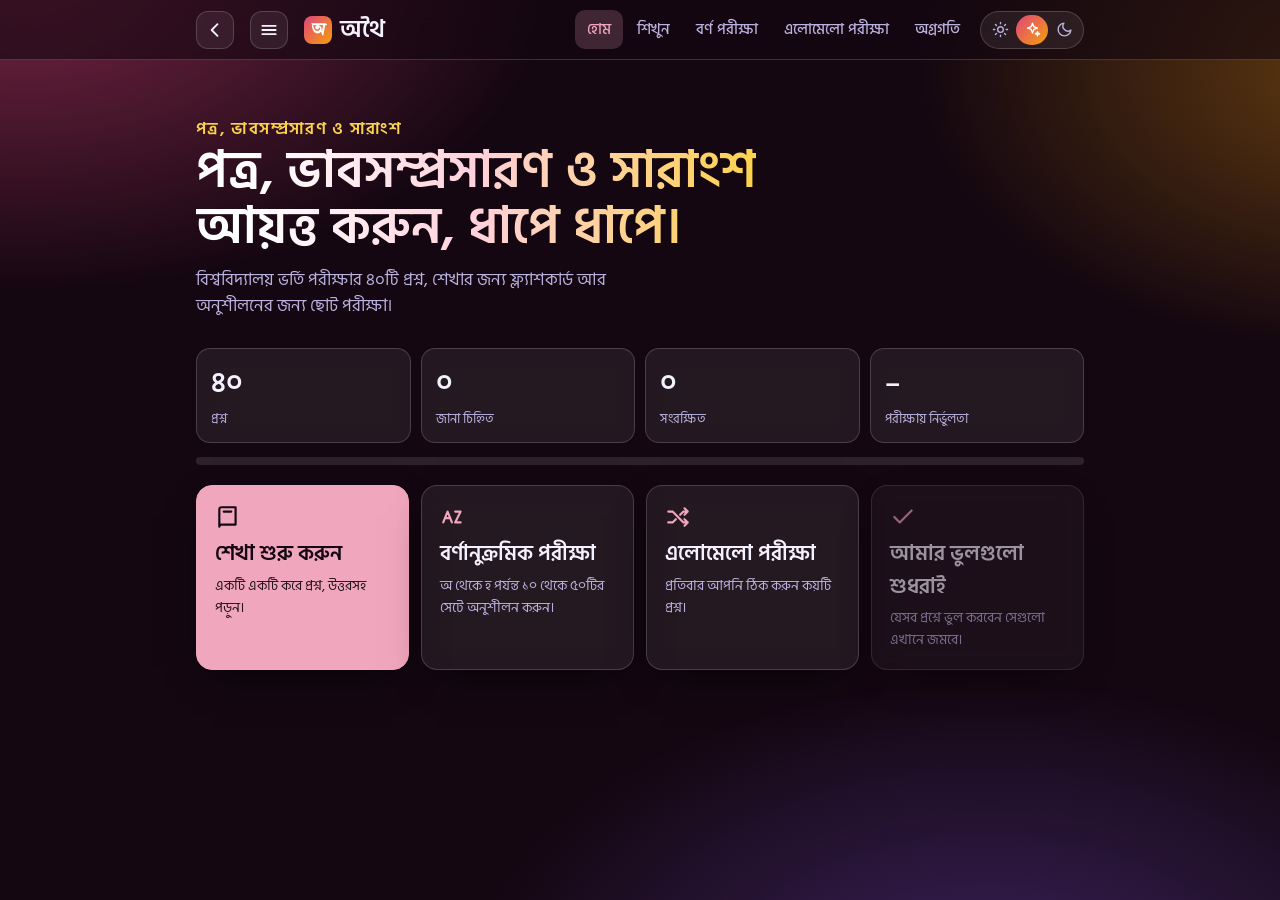
<file: athoi-letter.html>
<!DOCTYPE html>
<html lang="bn"><head><meta charset="utf-8">
<meta name="viewport" content="width=device-width, initial-scale=1, viewport-fit=cover">
<title>অথৈ – পত্র, ভাবসম্প্রসারণ ও সারাংশ</title>
<meta name="description" content="অথৈ: বিশ্ববিদ্যালয় ভর্তি পরীক্ষার বাংলা প্রস্তুতি।"><meta name="theme-color" content="#12786a">
<link rel="preconnect" href="https://fonts.googleapis.com"><link href="https://fonts.googleapis.com/css2?family=Hind+Siliguri:wght@400;500;600;700&family=Tiro+Bangla:ital@0;1&display=swap" rel="stylesheet">
<style>
:root{--bg:#f4efe6;--sf:#fffdf8;--sf2:#efe6d8;--ink:#1e1916;--mut:#6d6258;--ln:#e3d7c6;--pr:#7c2f45;--pr2:#5e2234;--prt:#f8e8ec;--gold:#8d6230;--gt:#f8ecd8;--ok:#1d6b45;--okt:#e5f5ec;--bad:#a33b32;--badt:#fbeceb;--sh:0 1px 2px rgba(30,25,22,.05),0 10px 28px -16px rgba(30,25,22,.22);--on:#fff8f6;color-scheme:light}
@media(prefers-color-scheme:dark){:root:not([data-theme="light"]){--bg:#14110f;--sf:#1e1a17;--sf2:#2a2420;--ink:#f6efe8;--mut:#b3a69c;--ln:#3a322c;--pr:#e0a3ad;--pr2:#f0c2c8;--prt:#3a2428;--gold:#e4c07a;--gt:#3a2e1c;--ok:#8fd0ae;--okt:#163028;--bad:#f0b0a8;--badt:#3d221f;--sh:0 1px 2px rgba(0,0,0,.4);--on:#2a1216;color-scheme:dark}}
:root[data-theme="dark"]{--bg:#14110f;--sf:#1e1a17;--sf2:#2a2420;--ink:#f6efe8;--mut:#b3a69c;--ln:#3a322c;--pr:#e0a3ad;--pr2:#f0c2c8;--prt:#3a2428;--gold:#e4c07a;--gt:#3a2e1c;--ok:#8fd0ae;--okt:#163028;--bad:#f0b0a8;--badt:#3d221f;--sh:0 1px 2px rgba(0,0,0,.4);--on:#2a1216;color-scheme:dark}
:root{box-sizing:border-box;padding-top:env(safe-area-inset-top,0px);padding-bottom:env(safe-area-inset-bottom,0px)}html{scroll-padding-top:env(safe-area-inset-top,0px);-webkit-text-size-adjust:100%}
*,*::before,*::after{box-sizing:inherit}
body{margin:0;background:var(--bg);color:var(--ink);font:16px/1.55 "Hind Siliguri",system-ui,sans-serif;min-height:100vh}
button,input,select{font:inherit;color:inherit}button{cursor:pointer}
:focus-visible{outline:2px solid var(--pr);outline-offset:2px}
.wrap{max-width:920px;margin:0 auto;padding:16px 16px 96px}
header.top{position:sticky;top:env(safe-area-inset-top,0px);z-index:20;background:color-mix(in srgb,var(--bg) 88%,transparent);backdrop-filter:blur(10px);border-bottom:1px solid var(--ln)}
header.top>div{max-width:920px;margin:0 auto;display:flex;align-items:center;gap:8px;padding:10px 16px}
.logo{font:600 24px "Tiro Bangla",Georgia,serif;letter-spacing:.2px;margin-right:auto;cursor:pointer;display:flex;gap:8px;align-items:center}
.logo i{width:28px;height:28px;border-radius:8px;background:var(--pr);color:var(--on);display:grid;place-items:center;font:italic 600 18px "Tiro Bangla",serif}
nav.d{display:flex;gap:2px}nav.d a,nav.m a{padding:8px 12px;border-radius:10px;color:var(--mut);text-decoration:none;font-weight:500;font-size:15px}
nav.d a:hover{background:var(--sf2)}nav a.on{color:var(--pr);background:var(--prt)}
nav.m{display:none;position:fixed;left:0;right:0;bottom:0;z-index:20;background:var(--sf);border-top:1px solid var(--ln);padding:6px 6px calc(6px + env(safe-area-inset-bottom,0px))}
nav.m a{flex:1;text-align:center;font-size:14px;font-weight:600;line-height:1.2;padding:8px 2px;min-height:48px;display:flex;align-items:center;justify-content:center}
a.logo{color:inherit;text-decoration:none}.ib{border:1px solid var(--ln);background:var(--sf);border-radius:10px;width:38px;height:38px;display:grid;place-items:center}
h1,h2,h3{font-family:"Tiro Bangla",Georgia,serif;font-weight:600;margin:0}
.hero{padding:28px 0 8px}.hero h1{font-size:clamp(32px,6vw,52px);line-height:1.08;max-width:20ch;text-wrap:balance}.hero p{color:var(--mut);max-width:52ch;margin:12px 0 0;font-size:17px}
.grid{display:grid;gap:12px;grid-template-columns:repeat(auto-fit,minmax(210px,1fr));margin-top:20px}
.tile{display:flex;flex-direction:column;align-items:flex-start;justify-content:flex-start;background:var(--sf);border:1px solid var(--ln);border-radius:16px;padding:18px;text-align:left;box-shadow:var(--sh);transition:transform .15s,border-color .15s}
.tile:hover{transform:translateY(-2px);border-color:var(--pr)}.tile h3{font-size:21px;margin:8px 0 4px}.tile p{margin:0;color:var(--mut);font-size:14px}.tile svg{width:26px;height:26px;color:var(--pr)}
.tile:disabled{opacity:.6;cursor:not-allowed}.tile:disabled:hover{transform:none;border-color:var(--ln)}.tile.pri{background:var(--pr);border-color:var(--pr);color:var(--on)}.tile.pri p,.tile.pri svg{color:var(--on)}.tile.pri p{opacity:.92}
.stats{display:flex;gap:10px;flex-wrap:wrap;margin-top:20px}.stat{flex:1;min-width:120px;background:var(--sf);border:1px solid var(--ln);border-radius:14px;padding:12px 14px}.stat b{display:block;font:600 28px "Tiro Bangla",serif}.stat span{color:var(--mut);font-size:13px}
.bar{height:6px;background:var(--sf2);border-radius:9px;overflow:hidden}.bar i{display:block;height:100%;background:var(--pr);border-radius:9px;transition:width .3s}
.bar.lg{height:8px}
.btn{border:1px solid var(--ln);background:var(--sf);border-radius:12px;padding:10px 16px;font-weight:600;display:inline-flex;gap:6px;align-items:center;justify-content:center}
.btn:hover{border-color:var(--pr)}.btn.p{background:var(--pr);color:var(--on);border-color:var(--pr)}.btn.p:hover{background:var(--pr2)}.btn:disabled{opacity:.45;cursor:not-allowed}
.row{display:flex;gap:8px;flex-wrap:wrap;align-items:center}.sp{flex:1}
.chip{display:inline-flex;align-items:center;gap:6px;border:1px solid var(--ln);background:var(--sf);border-radius:99px;padding:5px 12px;font-size:14px;font-weight:500;color:var(--mut)}
.chip svg,.ans svg{width:18px;height:18px;flex:none}.ans.hid svg{vertical-align:-4px;margin-right:4px}.chip.on{background:var(--prt);color:var(--pr);border-color:var(--pr)}
.chip[disabled]{opacity:.35}
input[type=search],input[type=number],input.t,select{background:var(--sf);border:1px solid var(--ln);border-radius:12px;padding:10px 12px;min-height:42px}
input[type=search]{flex:1;min-width:160px}
.az{display:flex;gap:4px;flex-wrap:wrap;margin:12px 0}.az button{width:32px;height:32px;border-radius:9px;border:1px solid var(--ln);background:var(--sf);font-weight:600;font-size:13px;color:var(--mut)}.az button.on{background:var(--pr);color:var(--on);border-color:var(--pr)}.az button:disabled{opacity:.3;cursor:default}
.card{background:var(--sf);border:1px solid var(--ln);border-radius:20px;padding:22px;box-shadow:var(--sh);margin-top:14px}
.badge{font-size:12.5px;font-weight:600;padding:3px 10px;border-radius:99px;background:var(--gt);color:var(--gold)}.badge.K{background:var(--prt);color:var(--pr)}.eyebrow{margin:0 0 6px;font-weight:600;font-size:13px;letter-spacing:.08em;text-transform:uppercase;color:var(--pr)}.stem u,.tq u{text-decoration-thickness:2px;text-underline-offset:4px;text-decoration-color:var(--pr)}
.no{color:var(--mut);font-size:13px}
.hw{font-size:clamp(34px,8vw,56px);line-height:1.1;margin:14px 0 4px;word-break:break-word;display:flex;align-items:center;gap:10px;flex-wrap:wrap}
.stem{color:var(--mut);margin:4px 0 14px;font-size:16px}
.ans{border-radius:14px;padding:14px 16px;background:var(--okt);border:1px solid color-mix(in srgb,var(--ok) 35%,transparent)}.ans small{color:var(--ok);font-weight:600;display:block}.ans b{font:600 26px "Tiro Bangla",serif;color:var(--ok)}
.ans.hid{background:var(--sf2);border:1px dashed var(--ln);text-align:center;cursor:pointer;color:var(--mut)}
.oth{display:flex;gap:6px;flex-wrap:wrap;margin:12px 0}.oth span{background:var(--sf2);border-radius:9px;padding:3px 10px;font-size:14px;color:var(--mut)}
.bn{margin-top:14px;padding-top:14px;border-top:1px dashed var(--ln)}.bn label{font-size:13px;color:var(--mut);display:block;margin-bottom:6px}.bn input{width:100%;font-family:"Hind Siliguri",sans-serif}.bn a{font-size:13px;color:var(--pr)}
.ico{border:1px solid var(--ln);background:var(--sf);border-radius:10px;width:36px;height:36px;display:grid;place-items:center;color:var(--mut)}.ico.on{color:var(--gold);border-color:var(--gold);background:var(--gt)}.ico.ok.on{color:var(--ok);border-color:var(--ok);background:var(--okt)}
.ico svg,.ib svg{width:19px;height:19px}
.pg{display:flex;align-items:center;gap:10px;margin-top:14px}.pg .bar{flex:1}
h2.s{font-size:26px;margin:22px 0 6px}.mut{color:var(--mut)}
.sets{display:grid;gap:10px;grid-template-columns:repeat(auto-fill,minmax(200px,1fr));margin-top:12px}
.set{background:var(--sf);border:1px solid var(--ln);border-radius:14px;padding:14px;text-align:left}.set:hover{border-color:var(--pr)}.set b{font:600 19px "Tiro Bangla",serif;display:block}.set span{font-size:13px;color:var(--mut)}.set em{font-style:normal;font-size:12px;color:var(--ok);font-weight:600}
.seg{display:inline-flex;border:1px solid var(--ln);border-radius:12px;overflow:hidden;background:var(--sf)}.seg button{border:0;background:none;padding:8px 14px;font-weight:600;color:var(--mut)}.seg button.on{background:var(--pr);color:var(--on)}
.cnt{display:flex;align-items:center;gap:8px}.cnt input{width:90px;text-align:center;font-size:22px;font-weight:600}
.tq{font:600 clamp(24px,5vw,34px)/1.25 "Tiro Bangla",Georgia,serif;margin:6px 0 16px}
.opt{display:flex;gap:12px;align-items:center;width:100%;text-align:left;background:var(--sf);border:1.5px solid var(--ln);border-radius:14px;padding:13px 14px;margin-bottom:10px;font-size:17px;transition:border-color .12s,background .12s}
.opt:hover:not(:disabled){border-color:var(--pr)}.opt i{font-style:normal;width:28px;height:28px;border-radius:8px;background:var(--sf2);display:grid;place-items:center;font-weight:700;font-size:13px;flex:none;color:var(--mut)}
.opt.ok{background:var(--okt);border-color:var(--ok)}.opt.ok i{background:var(--ok);color:var(--on)}.opt.no{background:var(--badt);border-color:var(--bad)}.opt.no i{background:var(--bad);color:var(--on)}.opt:disabled{cursor:default}
.fb{padding:10px 14px;border-radius:12px;font-weight:600;margin:4px 0 10px}.fb.ok{background:var(--okt);color:var(--ok)}.fb.no{background:var(--badt);color:var(--bad)}.fb small{display:block;font-weight:400;color:var(--mut)}
.nv{display:flex;gap:6px;flex-wrap:wrap;margin-top:16px}.nv button{width:34px;height:34px;border-radius:9px;border:1px solid var(--ln);background:var(--sf);font-size:13px;font-weight:600;color:var(--mut)}.nv .c{background:var(--ok);color:var(--on);border-color:var(--ok)}.nv .w{background:var(--bad);color:var(--on);border-color:var(--bad)}.nv .cur{outline:2px solid var(--pr);outline-offset:1px}
.ring{width:150px;height:150px;border-radius:50%;display:grid;place-items:center;background:conic-gradient(var(--ok) calc(var(--p)*1%),var(--sf2) 0)}.ring div{width:118px;height:118px;border-radius:50%;background:var(--sf);display:grid;place-items:center;font:600 34px "Tiro Bangla",serif}
.rv{background:var(--sf);border:1px solid var(--ln);border-left:4px solid var(--ok);border-radius:12px;padding:12px 14px;margin-top:10px}.rv.w{border-left-color:var(--bad)}.rv b{font-weight:600}.rv .mut{font-size:14px}
table{width:100%;border-collapse:collapse;font-size:14px}td,th{padding:8px 6px;border-bottom:1px solid var(--ln);text-align:left}th{color:var(--mut);font-weight:500}
.scr{overflow-x:auto}
dialog{border:1px solid var(--ln);border-radius:18px;background:var(--sf);color:var(--ink);padding:0;width:min(560px,94vw);max-height:80vh}dialog::backdrop{background:rgba(0,0,0,.5)}dialog .h{padding:14px 16px;border-bottom:1px solid var(--ln);display:flex;align-items:center}dialog .b{overflow:auto;max-height:60vh;padding:6px}
.li{display:flex;width:100%;gap:10px;text-align:left;border:0;background:none;padding:9px 10px;border-radius:10px}.li:hover,.li.on{background:var(--prt)}.li b{font-weight:600}.li span{color:var(--mut);margin-left:auto;font-size:13px}
.toast{position:fixed;left:50%;bottom:90px;transform:translateX(-50%);background:var(--ink);color:var(--bg);padding:8px 16px;border-radius:99px;font-size:14px;z-index:50}
@media(max-width:720px){nav.d{display:none}nav.m{display:flex}.wrap{padding-bottom:110px}.logo{font-size:21px}}
@media(prefers-reduced-motion:reduce){*{transition:none!important}}
.hr{display:flex;align-items:center;gap:8px}a.all{font-size:13px;font-weight:600;color:var(--pr);text-decoration:none;border:1px solid var(--ln);background:var(--sf);padding:8px 12px;border-radius:10px;white-space:nowrap}
/* shared */
.opt.ok{animation:pop .35s}.opt.no{animation:shk .35s}
@keyframes pop{50%{transform:scale(1.03)}}@keyframes shk{25%{transform:translateX(-6px)}75%{transform:translateX(6px)}}
.cf{position:fixed;top:-12px;width:9px;height:14px;border-radius:2px;z-index:99;pointer-events:none;animation:cfall linear forwards}
@keyframes cfall{to{transform:translateY(105vh) rotate(720deg);opacity:.9}}
/* theme switch */
.tsw{position:relative;display:grid;grid-template-columns:repeat(3,32px);padding:3px;border-radius:99px;border:1px solid var(--ln);background:var(--sf)}
.tsw::before{content:"";position:absolute;top:3px;bottom:3px;left:3px;width:32px;border-radius:99px;background:var(--pr);transform:translateX(calc(var(--i,1)*100%));transition:transform .3s cubic-bezier(.3,1.5,.5,1)}
.tsw button{position:relative;z-index:1;height:30px;border:0;background:none;display:grid;place-items:center;color:var(--mut);transition:color .2s}
.tsw button.on{color:var(--on)}.tsw svg{width:17px;height:17px;fill:none;stroke:currentColor;stroke-width:2;stroke-linecap:round;stroke-linejoin:round}
@media(max-width:420px){a.all{padding:8px 10px;font-size:12.5px}}
/* vivid theme (my style) */
:root[data-theme=vivid]{--bg:#140711;--sf:rgba(255,255,255,.07);--sf2:rgba(255,255,255,.11);--ink:#f5f2ff;--mut:#b9b1de;--ln:rgba(255,255,255,.17);--pr:#f0a6bc;--pr2:#e0457b;--prt:rgba(240,166,188,.2);--gold:#fcd34d;--gt:rgba(252,211,77,.16);--ok:#34d399;--okt:rgba(52,211,153,.17);--bad:#fb7185;--badt:rgba(251,113,133,.17);--sh:0 14px 40px -16px rgba(0,0,0,.75);--on:#140711;color-scheme:dark}
[data-theme=vivid] body{background:var(--bg)}
[data-theme=vivid] body::before{content:"";position:fixed;inset:-25%;z-index:-1;pointer-events:none;background:radial-gradient(40% 35% at 18% 14%,rgba(224,69,123,.5),transparent 70%),radial-gradient(34% 30% at 88% 22%,rgba(245,158,11,.34),transparent 70%),radial-gradient(40% 36% at 68% 92%,rgba(139,92,246,.34),transparent 70%);animation:aur 20s ease-in-out infinite alternate}
@keyframes aur{to{transform:translate3d(-5%,4%,0) rotate(7deg) scale(1.12)}}
[data-theme=vivid] header.top,[data-theme=vivid] nav.m{background:rgba(20,7,17,.62);backdrop-filter:blur(16px)}
[data-theme=vivid] .card,[data-theme=vivid] .stat,[data-theme=vivid] .opt,[data-theme=vivid] .chip,[data-theme=vivid] .btn,[data-theme=vivid] .tt,[data-theme=vivid] .cnt input,[data-theme=vivid] .ico{backdrop-filter:blur(10px)}
[data-theme=vivid] h1,[data-theme=vivid] h2,[data-theme=vivid] h3,[data-theme=vivid] .logo,[data-theme=vivid] .tq{font-family:"Hind Siliguri",system-ui,sans-serif}
[data-theme=vivid] .mxh h2,[data-theme=vivid] h2.s{background:linear-gradient(90deg,#fff 10%,#ffd1dc 50%,#fcd34d);-webkit-background-clip:text;background-clip:text;color:transparent}
[data-theme=vivid] .logo i,[data-theme=vivid] .tsw::before{background:linear-gradient(135deg,#e0457b,#f59e0b);color:#fff}
[data-theme=vivid] .tsw button.on{color:#fff}
[data-theme=vivid] .btn.p{background:linear-gradient(135deg,#e0457b,#f59e0b);color:#fff;border:0;box-shadow:0 10px 28px -10px rgba(224,69,123,.9);position:relative;overflow:hidden}
[data-theme=vivid] .btn.p:not(:disabled):hover{filter:brightness(1.1);transform:translateY(-1px)}
[data-theme=vivid] .btn.p:disabled{opacity:.4;box-shadow:none}
[data-theme=vivid] #go:not(:disabled){animation:glow 2.4s ease-in-out infinite}
@keyframes glow{50%{box-shadow:0 10px 34px -4px rgba(245,158,11,.8)}}
[data-theme=vivid] .chip.on{background:linear-gradient(135deg,rgba(224,69,123,.5),rgba(245,158,11,.35));border-color:rgba(240,166,188,.7);color:#fff}
[data-theme=vivid] .bar i{background:linear-gradient(90deg,#e0457b,#f59e0b,#34d399)}
[data-theme=vivid] .ring{background:conic-gradient(#f59e0b calc(var(--p)*1%),rgba(255,255,255,.12) 0);box-shadow:0 0 40px -8px rgba(245,158,11,.6)}
[data-theme=vivid] .opt:hover:not(:disabled){border-color:var(--pr);background:rgba(240,166,188,.14);transform:translateX(3px)}
[data-theme=vivid] .opt i{background:rgba(255,255,255,.12);color:#fff}
[data-theme=vivid] .nv button.cur{outline:2px solid #f59e0b}
[data-theme=vivid] a.all{background:rgba(255,255,255,.08)}
@media(prefers-reduced-motion:reduce){[data-theme=vivid] body::before,#go{animation:none!important}}

[data-theme=vivid] .tile,[data-theme=vivid] .set,[data-theme=vivid] .stat,[data-theme=vivid] table{backdrop-filter:blur(10px)}
[data-theme=vivid] .tile:hover,[data-theme=vivid] .set:hover{border-color:var(--pr);transform:translateY(-2px)}
[data-theme=vivid] .hero h1,[data-theme=vivid] .stat b{font-family:"Hind Siliguri",system-ui,sans-serif}
[data-theme=vivid] .hero h1{background:linear-gradient(90deg,#fff 10%,#ffd1dc 50%,#fcd34d);-webkit-background-clip:text;background-clip:text;color:transparent}
[data-theme=vivid] .eyebrow{color:#fcd34d}

/* colourful options */
.opt{--oc:var(--pr);position:relative;overflow:hidden}
.opt:nth-of-type(1){--oc:#a78bfa}.opt:nth-of-type(2){--oc:#22d3ee}.opt:nth-of-type(3){--oc:#fbbf24}.opt:nth-of-type(4){--oc:#f472b6}.opt:nth-of-type(5){--oc:#34d399}
.opt i{background:var(--oc)!important;color:#16122e!important;font-weight:800;font-style:normal;transition:transform .2s}
.opt:not(:disabled):hover{border-color:var(--oc)!important;background:color-mix(in srgb,var(--oc) 16%,var(--sf))!important;transform:translateX(4px)}
.opt:not(:disabled):active{transform:scale(.98)}.opt:not(:disabled):hover i{transform:scale(1.12) rotate(-6deg)}
.opt.ok{border-color:#22c55e!important;background:linear-gradient(90deg,rgba(34,197,94,.34),rgba(34,197,94,.1))!important;box-shadow:0 0 0 1px #22c55e inset,0 12px 28px -14px #22c55e}
.opt.ok i{background:#22c55e!important;color:#052e12!important}.opt.ok::after{content:"✓";margin-left:auto;font-weight:900;color:#22c55e;font-size:21px}
.opt.no{border-color:#ef4444!important;background:linear-gradient(90deg,rgba(239,68,68,.32),rgba(239,68,68,.08))!important;box-shadow:0 0 0 1px #ef4444 inset,0 12px 28px -14px #ef4444}
.opt.no i{background:#ef4444!important;color:#fff!important}.opt.no::after{content:"✕";margin-left:auto;font-weight:900;color:#ef4444;font-size:21px}
.opt:disabled:not(.ok):not(.no){opacity:.5}
.fb{font-weight:800;font-size:18px;border-radius:14px}.fb small{color:var(--ink)!important;font-weight:500}
.fb.ok{background:linear-gradient(135deg,rgba(34,197,94,.28),rgba(34,211,238,.14))!important;border:1px solid #22c55e;color:#22c55e!important}
.fb.no{background:linear-gradient(135deg,rgba(239,68,68,.28),rgba(251,146,60,.14))!important;border:1px solid #ef4444;color:#ef4444!important}
[data-theme=light] .fb.ok,[data-theme=light] .opt.ok::after{color:#15803d!important}[data-theme=light] .fb.no,[data-theme=light] .opt.no::after{color:#b91c1c!important}
.nv button.c{background:#22c55e!important;border-color:#22c55e!important;color:#052e12!important}.nv button.w{background:#ef4444!important;border-color:#ef4444!important;color:#fff!important}
/* header buttons + drawer */
.hb{width:38px;height:38px;flex:none;border-radius:12px;border:1px solid var(--ln);background:var(--sf);display:grid;place-items:center;color:var(--ink);margin-right:8px}
.hb svg{width:20px;height:20px;fill:none;stroke:currentColor;stroke-width:2.2;stroke-linecap:round;stroke-linejoin:round}
.dov{position:fixed;inset:0;z-index:60;background:rgba(5,3,20,.55);backdrop-filter:blur(3px);opacity:0;pointer-events:none;transition:opacity .25s}
.drw{position:fixed;top:0;bottom:0;left:0;width:min(84vw,330px);z-index:61;background:color-mix(in srgb,var(--bg) 97%,#000);border-right:1px solid var(--ln);box-shadow:20px 0 60px -20px rgba(0,0,0,.6);transform:translateX(-105%);visibility:hidden;transition:transform .3s cubic-bezier(.2,.9,.3,1),visibility .3s;overflow:auto;padding:calc(14px + env(safe-area-inset-top,0px)) 14px 30px}
.dopen .dov{opacity:1;pointer-events:auto}.dopen .drw{transform:none;visibility:visible}.dopen{overflow:hidden}
.drw .dh{display:flex;align-items:center;justify-content:space-between;margin-bottom:14px}
.drw .dl{display:flex;align-items:center;gap:8px;font:600 22px "Tiro Bangla",Georgia,serif;color:var(--ink)}
.drw .dl i{width:28px;height:28px;border-radius:8px;background:var(--pr);color:var(--on);display:grid;place-items:center;font:italic 600 18px "Tiro Bangla",serif}
.drw .dh button{width:38px;height:38px;border-radius:12px;border:1px solid var(--ln);background:var(--sf);color:var(--ink);font-size:16px}
.drw nav{display:flex;flex-direction:column;gap:4px}
.drw nav a{display:flex;align-items:center;gap:12px;padding:13px 14px;border-radius:14px;font-weight:600;color:var(--ink);text-decoration:none;transition:background .15s,transform .15s}
.drw nav a:hover{background:var(--sf2);transform:translateX(3px)}.drw nav a.on{background:var(--prt);color:var(--pr)}
.drw nav a i{width:12px;height:12px;border-radius:50%;flex:none}
.drw nav h4{margin:16px 6px 4px;font-size:12px;letter-spacing:.1em;text-transform:uppercase;color:var(--mut)}
.drw nav a.mixl{margin:6px 0;color:#fff;background:linear-gradient(115deg,#5b3df5,#0ea5e9,#10b981,#f59e0b,#ec4899);background-size:250% 250%;animation:dmix 8s ease-in-out infinite;box-shadow:0 10px 24px -10px rgba(91,61,245,.8)}
@keyframes dmix{0%,100%{background-position:0% 50%}50%{background-position:100% 50%}}

/* progress / marking / saved */
.starb{float:right;margin-left:8px;border:1.5px solid var(--ln);background:var(--sf);color:var(--mut);border-radius:99px;padding:6px 12px;font-weight:700;font-size:13.5px;transition:all .2s}
.starb.on{background:#fbbf24;border-color:#fbbf24;color:#3b2a00;box-shadow:0 6px 16px -8px #fbbf24}.starb:hover{transform:scale(1.05)}
.rv{position:relative}.rv .starb{padding:4px 10px;margin:0 0 4px 8px}
.mkb{margin-top:16px}.mkh{display:flex;justify-content:space-between;align-items:center;gap:10px;flex-wrap:wrap}
.mkg{display:grid;grid-template-columns:1fr 1fr;gap:12px;margin-top:10px}.mkg label{display:flex;flex-direction:column;gap:6px;font-size:13.5px;color:var(--mut);font-weight:600}
.mkg input{height:44px;border-radius:12px;border:1.5px solid var(--ln);background:var(--sf);color:var(--ink);font:700 18px inherit;padding:0 12px;width:100%}
.mst{display:grid;grid-template-columns:repeat(4,1fr);gap:8px;margin:4px 0 8px}.mst .mb{border-radius:14px;padding:10px 4px;background:var(--sf2);text-align:center}
.mst .mb b{display:block;font:800 22px "Hind Siliguri",sans-serif}.mst .mb span{font-size:12px;color:var(--mut)}
.mst .ok{background:rgba(34,197,94,.18)}.mst .ok b{color:#22c55e}.mst .no{background:rgba(239,68,68,.18)}.mst .no b{color:#ef4444}
.ptabs{display:flex;width:100%;margin:6px 0 14px}.ptabs button{flex:1;padding:10px 4px;font-size:13.5px}.ptabs em{font-style:normal;font-size:11.5px;background:var(--prt);color:var(--pr);padding:1px 6px;border-radius:99px;margin-left:3px}
.rcard{position:relative;display:flex;align-items:center;justify-content:space-between;gap:10px;padding:14px 44px 14px 16px;margin-bottom:10px;border-radius:16px;border:1px solid var(--ln);background:var(--sf);cursor:pointer;transition:transform .15s,border-color .15s}
.rcard:hover{transform:translateY(-2px);border-color:var(--pr)}.rcard .rl b{display:block}.rcard .rl span{font-size:12.5px}
.rcard .rr{text-align:right;white-space:nowrap}.rcard .rr b{font:800 20px "Hind Siliguri",sans-serif}.rcard .rr small{font-size:13px;color:var(--mut);font-weight:600}
.pcb{display:block;margin-top:2px;font-size:12.5px;font-weight:800;padding:2px 9px;border-radius:99px;width:max-content;margin-left:auto}.pcb.g{background:rgba(34,197,94,.2);color:#22c55e}.pcb.y{background:rgba(251,191,36,.22);color:#d99a00}.pcb.r{background:rgba(239,68,68,.2);color:#ef4444}
.rdel{position:absolute;right:8px;top:8px;width:28px;height:28px;border-radius:50%;border:0;background:transparent;color:var(--mut);font-size:15px}.rdel:hover{background:rgba(239,68,68,.2);color:#ef4444}
.mrow{display:flex;align-items:center;gap:12px;padding:14px;margin-bottom:10px;border-radius:16px;border:1px solid var(--ln);background:var(--sf)}.mrow .mq{flex:1;min-width:0}
.tick{flex:none;width:46px;height:46px;border-radius:50%;border:2px solid #22c55e;background:transparent;color:#22c55e;font-size:22px;font-weight:900;transition:all .2s}.tick:hover{background:#22c55e;color:#052e12;transform:scale(1.1)}
.tick.star{border-color:#fbbf24;color:#fbbf24}.tick.star:hover{background:#fbbf24;color:#3b2a00}
.mix p{max-width:calc(100% - 84px)}</style><script>try{document.documentElement.dataset.theme=localStorage.getItem("athoiথিম")||"vivid"}catch(e){document.documentElement.dataset.theme="vivid"}</script><link rel="icon" href="favicon.svg" type="image/svg+xml"><meta name="theme-color" content="#7c2f45"></head><body>
<header class="top"><div><button class="hb" id="bk" aria-label="পেছনে যান" title="পেছনে"><svg viewBox="0 0 24 24"><path d="M15 5l-7 7 7 7"/></svg></button><button class="hb" id="mb" aria-label="মেনু খুলুন" title="মেনু"><svg viewBox="0 0 24 24"><path d="M4 7h16M4 12h16M4 17h16"/></svg></button><a class="logo" href="index.html"><i>অ</i>অথৈ</a><nav class="d" id="nd"></nav><span class="hr"><div class="tsw" id="tsw" role="group" aria-label="থিম"><button data-th="light" title="লাইট থিম" aria-label="লাইট থিম"><svg viewBox="0 0 24 24"><circle cx="12" cy="12" r="4"/><path d="M12 2v2M12 20v2M4.9 4.9l1.4 1.4M17.7 17.7l1.4 1.4M2 12h2M20 12h2M4.9 19.1l1.4-1.4M17.7 6.3l1.4-1.4"/></svg></button><button data-th="vivid" title="ভিভিড থিম" aria-label="ভিভিড থিম"><svg viewBox="0 0 24 24"><path d="M12 3l1.9 5.1L19 10l-5.1 1.9L12 17l-1.9-5.1L5 10l5.1-1.9z"/><path d="M19 15l.8 2.2L22 18l-2.2.8L19 21l-.8-2.2L16 18l2.2-.8z"/></svg></button><button data-th="dark" title="ডার্ক থিম" aria-label="ডার্ক থিম"><svg viewBox="0 0 24 24"><path d="M21 12.8A9 9 0 1 1 11.2 3a7 7 0 0 0 9.8 9.8z"/></svg></button></div></span></div></header><div class="dov" id="dov"></div><aside class="drw" id="drw" aria-hidden="true"></aside>
<main class="wrap" id="app"></main><nav class="m" id="nm"></nav><dialog id="dg"></dialog>
<script>
const D=[{"n":1,"h":"","q":"নারীকে সম্বোধনে প্রযোজ্য -","o":["শ্রদ্ধাস্পদাসু","প্রীতিভাজনেসু","কল্যাণীয়াষু","সুচরিতেষু"],"a":0,"k":"K"},{"n":2,"h":"","q":"পোষ্টাল কোড কী নির্দেশ করে?","o":["ডাক বিভাগের নাম","প্রাপকের এলাকা","পোষ্ট অফিসের নাম","প্রেরকের এলাকা"],"a":1,"k":"K"},{"n":3,"h":"মানপত্রের অপ","q":"মানপত্রের অপর নাম কী?","o":["অভিনন্দন পত্র","আবেদনপত্র","নিমন্ত্রণপত্র","ব্যক্তিগতপত্র"],"a":0,"k":"K"},{"n":4,"h":"শিরোনামে","q":"শিরোনামের প্রধান অংশ কোনটি?","o":["প্রাপকের ঠিকানা","ডাকটিকেট","প্রেরকের ঠিকানা","পোষ্টাল কোড"],"a":0,"k":"K"},{"n":5,"h":"নিচে","q":"নিচের কোনটি সংবর্ধনা পত্র?","o":["মানপত্র","আমন্ত্রণপত্র","নিমন্ত্রণপত্র","আবেদনপত্র"],"a":0,"k":"K"},{"n":6,"h":"","q":"ব্যক্তিগতপত্রে কতটি অংশ থাকে?","o":["ছয়","চার","পাঁচ","সাত"],"a":0,"k":"K"},{"n":7,"h":"পত্র","q":"‘পত্র’ শব্দটির আভিধানিক অর্থ কী?","o":["চিহ্ন বা স্মারক","সংযোগ","যোগাযোগ","বিনিময়"],"a":0,"k":"K"},{"n":8,"h":"আপ্যায়নে","q":"আপ্যায়নের উদ্দেশ্যে যে দাওয়াতপত্র তাকে বলা হয়-","o":["নিমন্ত্রণপত্র","আমন্ত্রণপত্র","মানপত্র","আবেদনপত্র"],"a":0,"k":"K"},{"n":9,"h":"পত্র লেখা","q":"পত্র লেখার সময় কোনটির গুরুত্ব সর্বাধিক?","o":["পত্রের বক্তব্য ও বিষয়","পত্রের ভাষা","পত্রের আঙ্গিক","স্থান ও তারিখ"],"a":0,"k":"K"},{"n":10,"h":"বাই এয়ার মেইল","q":"‘বাই এয়ার মেইল’ কথাটি কখন লিখতে হয়?","o":["বিদেশে চিঠি পাঠাতে","বহুদূরে চিঠি পাঠাতে","ডাকটিকেট না থাকলে"],"a":0,"k":"K"},{"n":11,"h":"","q":"কোনো পত্রে সংশ্লিষ্ট কর্তৃপক্ষ বলতে বোঝায়-","o":["দায়িত্বপ্রাপ্ত কর্মকর্তা","চেয়াম্যান","জেলা প্রশাসক"],"a":0,"k":"K"},{"n":12,"h":"একটি পত্রে","q":"একটি পত্রের বাইরের অংশের উপর যেটা থাকে তাকে বলা হয়-","o":["শিরোনাম","পত্রগর্ভ","সম্ভাষণ","মূল বক্তব্য"],"a":0,"k":"K"},{"n":13,"h":"একটি পত্রে","q":"একটি পত্রের প্রধান অংশ কয়টি?","o":["দুইটি","তিনটি","ছয়টি"],"a":0,"k":"K"},{"n":14,"h":"সাধারনত পত্রে","q":"সাধারনত পত্রের দুটি অংশ থাকে-","o":["শিরোনাম ও পত্র গর্ভ","প্রেরক ও প্রাপকের ঠিকানা","লেখকের নাম ও স্বাক্ষর","প্রেরকের ঠিকানা"],"a":0,"k":"K"},{"n":15,"h":"","q":"প্রবাসী বন্ধুকে লেখা পত্রের ঠিকানা কোন ভাষায় লিখতে হয়?","o":["ইংরেজি ভাষায়","বাংলায়","অবস্থানকারী দেশের ভাষায়","নিজ দেশের ভাষায়"],"a":0,"k":"K"},{"n":16,"h":"সংবাদপত্রে প্রকাশে","q":"সংবাদপত্রে প্রকাশের জন্য নিখোঁজ সংবাদ কোন ধরনের পত্র?","o":["বিজ্ঞপ্তি","অভিযোগপত্র","চুক্তিপত্র","প্রতিবেদন"],"a":0,"k":"K"},{"n":17,"h":"","q":"কোনটির অভাবে চিঠি লেখার উদ্দেশ্য ব্যর্থ হয়?","o":["প্রাপকের ঠিকানা","প্রেরকের ঠিকানা","পত্রগর্ভ","স্বাক্ষর ও তারিখ"],"a":0,"k":"K"},{"n":18,"h":"","q":"প্রাপক বয়সে বড় হলে প্রেরক স্বাক্ষরের আগে কোন শব্দটি ব্যবহার করবে?","o":["স্নেহভাজন","প্রীতিমুগ্ধ","আশীর্বাদক","শুভাকাঙ্খী"],"a":0,"k":"K"},{"n":19,"h":"","q":"সংবাদপত্রে একটি আবেদন প্রকাশের জন্য কার বরাবর পাঠাতে হবে?","o":["সম্পাদকের বরাবর","সাংবাদিকের বরাবর","প্রকাশকের বরাবর"],"a":0,"k":"K"},{"n":20,"h":"","q":"সুযোগ-সুবিধা প্রার্থনা করে কর্তৃপক্ষের নিকট লিখিত পত্রের নাম-","o":["আবেদন পত্র","চুক্তিপত্র","মানপত্র","দরখাস্ত"],"a":0,"k":"K"},{"n":21,"h":"সুলিখিত পত্","q":"সুলিখিত পত্র অনেক সময় কিসের মর্যাদা লাভ করে?","o":["সাহিত্যিক","সামাজিক","সাংস্কৃতিক","ঐতিহাসিক"],"a":0,"k":"K"},{"n":22,"h":"চাকরি","q":"চাকরির জন্য যে পত্র লিখতে হয় তার নাম কী?","o":["আবেদনপত্র","চুক্তিপত্র","মানপত্র","দরখাস্ত"],"a":0,"k":"K"},{"n":23,"h":"","q":"একটি আদর্শ পত্রের কমপক্ষে কয়টি অংশ থাকা প্রয়োজন?","o":["পাঁচটি","দুইটি","তিনটি","চারটি"],"a":0,"k":"K"},{"n":24,"h":"সারাংশে","q":"সারাংশের জন্য গুরুত্বপূর্ণ দিক কোনটি?","o":["প্রাঞ্জলতা","সৃজনশীলতা","মননশীলতা","ভাষারীতির শুদ্ধতা"],"a":0,"k":"K"},{"n":25,"h":"","q":"সারাংশ লিখনে একাধিক অনুচ্ছেদ থাকা-","o":["অপ্রয়োজনীয়","বাঞ্জনীয়","অপরিহার্য","অবাস্তব"],"a":0,"k":"K"},{"n":26,"h":"","q":"সারমর্ম সাধারনত কয়টি অনুচ্ছেদে লিখতে হয়?","o":["একটি","দুইটি","তিনটি","চারটি"],"a":0,"k":"K"},{"n":27,"h":"","q":"সারাংশে কোনটি প্রয়োজন নেই?","o":["অলঙ্কার","প্রাঞ্জলতা","সরলতা","সংক্ষেপণ"],"a":0,"k":"K"},{"n":28,"h":"","q":"সারাংশে প্রত্যক্ষ উক্তির ক্ষেত্রে কী করতে হবে?","o":["বর্জন","গ্রহণ","পরিবর্তন","অবিকল"],"a":0,"k":"K"},{"n":29,"h":"","q":"সারাংশ কোন পুরুষে লিখতে হয়?","o":["প্রথম পুরুষে","উত্তম","মধ্যম","উপরের সবগুলো"],"a":0,"k":"K"},{"n":30,"h":"সারাংশে কোনটি","q":"সারাংশে কোনটির প্রয়োজন নাই?","o":["অলঙ্কার","প্রাঞ্জলতা","সরলতা","সংক্ষেপণ"],"a":0,"k":"K"},{"n":31,"h":"সারাংশে","q":"সারাংশের মূল উদ্দেশ্য কী?","o":["অন্তর্নিহিত তাৎপর্য তুলে ধরা","ভাবের অংশ প্রকাশ করা","বাইরের ভাব বিশ্লেষণ করা","অন্যভাবে ফুটিয়ে তোলা"],"a":0,"k":"K"},{"n":32,"h":"","q":"সারাংশ লিখনে ভাষার বাহুল্য, উপমা, অলঙ্কার এসকল-","o":["বর্জনীয়","গ্রহনীয়","অবিকল","পরিবর্তনীয়"],"a":0,"k":"K"},{"n":33,"h":"","q":"কোনটি ভাবসম্প্রসারণে হুবাহু ব্যবহার করা উচিত নয়?","o":["মূল ছত্র","তথ্য","অলঙ্কার","উপমা"],"a":0,"k":"K"},{"n":34,"h":"","q":"কোনটি ভাবসম্প্রসারণের বৈশিষ্ট্য নয়?","o":["বাক্যের পুনরাবৃত্তি","একাধিক অনুচ্ছেদ","প্রবাদ-প্রবনের ব্যবহার","অভিমত প্রদান"],"a":0,"k":"K"},{"n":35,"h":"ভাবে","q":"ভাবের সার্থক ও সুসংগত প্রসারণই- হচ্ছে","o":["ভাবসম্প্রসারণ","সারাংশ","অনুবাদ","বাগধারা"],"a":0,"k":"K"},{"n":36,"h":"ব্যাখ্যা","q":"ব্যাখ্যার মাধ্যমে ভাবকে সহজ করে তোলার নামই হচ্ছে-","o":["ভাবসম্প্রসারণ","বাগধারা","প্রতিবেদন","অনুবাদ"],"a":0,"k":"K"},{"n":37,"h":"","q":"বন্যেরা বনে সুন্দর, শিশুরা মাতৃক্রোড়ে’ এ উক্তিটির প্রকৃত তাৎপর্য হচ্ছে-","o":["জীবনমাত্রই স্বাভাবিক অবস্থানে সুন্দর","বনের পশু বনে থাকতেই ভালোবাসে","আদিবাসী মানুষ জঙ্গলে বাস করে","প্রকৃতি রূপ সৌন্দর্য আদি ও অকৃত্রিম"],"a":0,"k":"K"},{"n":38,"h":"","q":"ইঙ্গিতময়, অর্থপূর্ন ভাবঘন বাক্যকে সম্প্রসারিত করার নাম কী?","o":["ভাবসম্প্রসারণ","সারাংশ","সারমর্ম","রচনা"],"a":0,"k":"K"},{"n":39,"h":"ভাবসম্প্রসারণে","q":"ভাবসম্প্রসারণের ক্ষেত্রে দোষের বিষয় কোনটি?","o":["একই কথার পুনরাবৃত্তি","প্রাসঙ্গিক আলোচনা","যুক্তিপূর্ন বিষয়","বৈজ্ঞানিক ব্যাখ্যা"],"a":0,"k":"K"},{"n":40,"h":"","q":"ভাবসম্প্রসারণে কোনটি উল্লেখ করতে হয় না?","o":["কবি সাহিত্যের নাম","উদ্ধৃতি","বিশ্লেষণ"],"a":0,"k":"K"}];
const N=D.length,$=s=>document.querySelector(s),esc=s=>String(s??'').replace(/[&<>"]/g,c=>({'&':'&amp;','<':'&lt;','>':'&gt;','"':'&quot;'}[c]));
const IC={home:'<path d="M3 11l9-8 9 8v9a1 1 0 0 1-1 1h-5v-6H9v6H4a1 1 0 0 1-1-1z"/>',learn:'<path d="M4 5a2 2 0 0 1 2-2h13v16H6a2 2 0 0 0-2 2zM4 19V5M8 7h7"/>',alpha:'<path d="M3 17l4-10 4 10M4.5 13h5M14 7h5l-5 10h5"/>',rand:'<path d="M3 7h4l10 10h4M3 17h4l3-3m4-4l3-3h4M18 4l3 3-3 3m0 4l3 3-3 3"/>',prog:'<path d="M4 20V10M10 20V4M16 20v-7M22 20H2"/>',star:'<path d="M12 3l2.7 5.6 6.1.9-4.4 4.3 1 6.1L12 17l-5.4 2.9 1-6.1L3.2 9.5l6.1-.9z"/>',chk:'<path d="M4 12l5 5L20 6"/>',spk:'<path d="M4 9v6h4l5 4V5L8 9zM16.5 8.5a5 5 0 0 1 0 7M19 6a8.5 8.5 0 0 1 0 12"/>',list:'<path d="M8 6h13M8 12h13M8 18h13M3 6h.01M3 12h.01M3 18h.01"/>',moon:'<path d="M20 14.5A8 8 0 0 1 9.5 4 8 8 0 1 0 20 14.5z"/>',eye:'<path d="M2 12s4-7 10-7 10 7 10 7-4 7-10 7S2 12 2 12z"/><circle cx="12" cy="12" r="3"/>'};
const ic=(n,w=2)=>`<svg viewBox="0 0 24 24" fill="none" stroke="currentColor" stroke-width="${w}" stroke-linecap="round" stroke-linejoin="round">${IC[n]}</svg>`;
let S={fav:[],known:[],mist:[],hist:[],done:{},notes:{},theme:'',last:0,pos:0};
try{Object.assign(S,JSON.parse(localStorage.getItem('athoi_letter')||'{}'))}catch(e){}
const save=()=>{try{localStorage.setItem('athoi_letter',JSON.stringify(S))}catch(e){}};
const has=(k,n)=>S[k].includes(n),tog=(k,n)=>{const i=S[k].indexOf(n);i<0?S[k].push(n):S[k].splice(i,1);save()};
const key=q=>{const t=(q.sk||q.h||q.q).replace(/^[^\u0980-\u09FF]+/,'');return t||'~'},ltr=q=>{const c=key(q)[0];return letters.includes(c)?c:'#'};
const ALPHA=[...D].sort((a,b)=>key(a).localeCompare(key(b),'bn')||a.n-b.n);
const byN=Object.fromEntries(D.map(q=>[q.n,q]));
const HL=q=>{let s=esc(q.q);(q.u||[]).forEach(u=>{const e=esc(u);s=s.replace(e,'<u>'+e+'</u>')});return s};
const UL=q=>/underlined|bold/i.test(q.q)&&!(q.u&&q.u.length)?'<p class="no" style="margin:-6px 0 12px">মূল প্রশ্নপত্রের দাগ বা গাঢ় চিহ্ন এই প্রশ্নে নেই, বাক্যের প্রসঙ্গ দেখে বুঝে নিন।</p>':'';
const KINDS=["K"],KD={"K":"পত্র, ভাবসম্প্রসারণ ও সারাংশ"},KL={"K":"উত্তর"},NOBN=["K"],H='display:none';
const shuf=a=>{a=[...a];for(let i=a.length-1;i>0;i--){const j=Math.random()*(i+1)|0;[a[i],a[j]]=[a[j],a[i]]}return a};
const LT=String.fromCharCode(65);const letters=[...'অআইঈউঊঋএঐওঔকখগঘঙচছজঝঞটঠডঢণতথদধনপফবভমযরলশষসহ','#'];
function toast(m){const t=document.createElement('div');t.className='toast';t.textContent=m;document.body.append(t);setTimeout(()=>t.remove(),1600)}
function speak(w){try{speechSynthesis.cancel();const u=new SpeechSynthesisUtterance(w);u.lang=/[\u0980-\u09FF]/.test(w)?'bn-BD':'en-US';u.rate=.9;speechSynthesis.speak(u)}catch(e){toast('এখানে উচ্চারণ শোনা যাচ্ছে না')}}
function confetti(){const cs=['#a78bfa','#f472b6','#22d3ee','#fbbf24','#34d399','#fb923c'];for(let i=0;i<70;i++){const e=document.createElement('i');e.className='cf';e.style.cssText=`left:${Math.random()*100}vw;background:${cs[i%6]};animation-duration:${2+Math.random()*2}s;animation-delay:${Math.random()*.6}s;transform:rotate(${Math.random()*360}deg)`;document.body.append(e);setTimeout(()=>e.remove(),4800)}}
function theme(){let t='vivid';try{t=localStorage.getItem('athoiথিম')||'vivid'}catch(e){}const r=document.documentElement;r.dataset.theme=t;const w=$('#tsw');w.style.setProperty('--i',['light','vivid','dark'].indexOf(t));w.querySelectorAll('button').forEach(b=>b.classList.toggle('on',b.dataset.th===t))}
document.querySelectorAll('#tsw button').forEach(b=>b.onclick=()=>{try{localStorage.setItem('athoiথিম',b.dataset.th)}catch(e){}theme()});
(function(){const PAGES=[["athoi-syn.html", "সমার্থক শব্দ", "#a78bfa"], ["athoi-ant.html", "বিপরীতার্থক শব্দ", "#f472b6"], ["athoi-word.html", "গুরুত্বপূর্ণ শব্দ ও অর্থ", "#22d3ee"], ["athoi-homo.html", "সমোচ্চারিত ভিন্নার্থক শব্দ", "#fbbf24"], ["athoi-term.html", "পারিভাষিক শব্দ", "#34d399"], ["athoi-idiom.html", "বাগধারা", "#fb923c"], ["athoi-prov.html", "প্রবাদ-প্রবচন", "#60a5fa"], ["athoi-brief.html", "বাক্য সংকোচন", "#f87171"], ["athoi-trans.html", "অনুবাদ", "#2dd4bf"], ["athoi-letter.html", "পত্র, ভাবসম্প্রসারণ ও সারাংশ", "#c084fc"], ["athoi-dict.html", "অভিধানতত্ত্ব", "#facc15"], ["athoi-sound.html", "ধ্বনি পরিবর্তন", "#4ade80"], ["athoi-lang.html", "ভাষা ও লিপি", "#38bdf8"]];
const cur=location.pathname.split('/').pop()||'index.html',isApp=PAGES.some(p=>p[0]===cur),isMix=cur==='lexica-mixed.html';
const here=isMix?[['#random','মিশ্র পরীক্ষা'],['#progress','অগ্রগতি']]:isApp?[['#learn','শিখুন'],['#alpha','বর্ণ পরীক্ষা'],['#random','এলোমেলো পরীক্ষা'],['#progress','অগ্রগতি']]:[];
const L=(h,t,c,on)=>`<a href="${h}" class="${on?'on':''}"${on?' aria-current="page"':''}>${c?`<i style="background:${c}"></i>`:''}${t}</a>`;
document.getElementById('drw').innerHTML=`<div class="dh"><span class="dl"><i>অ</i>অথৈ</span><button id="dx" aria-label="মেনু বন্ধ">✕</button></div><nav>${L('index.html','হোম (সব বিষয়)','',cur==='index.html')}<a href="lexica-mixed.html" class="mixl">মিশ্র এলোমেলো পরীক্ষা</a>${here.length?`<h4>এই পাতা</h4>${here.map(x=>L(x[0],x[1],'',false)).join('')}`:''}<h4>বিষয়সমূহ</h4>${PAGES.map(p=>L(p[0],p[1],p[2],p[0]===cur)).join('')}</nav>`;
const open=o=>{document.body.classList.toggle('dopen',o);document.getElementById('drw').setAttribute('aria-hidden',!o)};
const live=()=>typeof T!=='undefined'&&T&&!T.fin,ask=()=>confirm('পরীক্ষা ছেড়ে যাবেন? আপনার উত্তরগুলো হারিয়ে যাবে।');
document.getElementById('mb').onclick=()=>open(true);document.getElementById('dov').onclick=document.getElementById('dx').onclick=()=>open(false);
document.getElementById('drw').addEventListener('click',e=>{const a=e.target.closest('a');if(!a)return;const h=a.getAttribute('href');if(h[0]==='#'){e.preventDefault();if(live()&&!ask())return;T=null;open(false);go(h.slice(1))}else open(false)});
addEventListener('keydown',e=>{if(e.key==='Escape')open(false)});
const bk=document.getElementById('bk');if(bk)bk.onclick=()=>{if(live()&&!ask())return;history.length>1?history.back():location.href='index.html'};
})();

const NAV=[['home','হোম'],['learn','শিখুন'],['alpha','বর্ণ পরীক্ষা'],['random','এলোমেলো পরীক্ষা'],['progress','অগ্রগতি']];
const NI={home:'home',learn:'learn',alpha:'alpha',random:'rand',progress:'prog'};
const go=r=>{if(location.hash==='#'+r)route();else location.hash=r};
let T=null,L={q:'',k:'all',let:'',v:'all',o:'az',i:0,rec:false},A={size:25,let:''},R={n:20,w:20,k:[...KINDS],p:['all']},timer;
if(S.pos){const j=ALPHA.findIndex(q=>q.n===S.pos);if(j>=0)L.i=j}
function route(){clearInterval(timer);const r=location.hash.slice(1)||'home';const v=NAV.some(x=>x[0]===r)?r:'home';
 $('#nd').innerHTML=NAV.map(([k,t])=>`<a href="${k==='home'?'index.html':'#'+k}" class="${k===v&&!T?'on':''}">${t}</a>`).join('');
 $('#nm').innerHTML=NAV.map(([k,t])=>`<a href="${k==='home'?'index.html':'#'+k}" class="${k===v&&!T?'on':''}">${t}</a>`).join('');
 if(T){T.fin?results():quiz();return}
 ({home,learn,alpha,random,progress})[v]();scrollTo(0,0)}
addEventListener('hashchange',route);
const A$=h=>$('#app').innerHTML=h;
/* HOME */
function home(){const k=S.known.length,acc=S.hist.reduce((a,h)=>a+h.s,0),tot=S.hist.reduce((a,h)=>a+h.t,0);
 A$(`<section class="hero"><p class="eyebrow">পত্র, ভাবসম্প্রসারণ ও সারাংশ</p><h1>পত্র, ভাবসম্প্রসারণ ও সারাংশ আয়ত্ত করুন, ধাপে ধাপে।</h1><p>বিশ্ববিদ্যালয় ভর্তি পরীক্ষার ${N.toLocaleString()}টি প্রশ্ন, শেখার জন্য ফ্ল্যাশকার্ড আর অনুশীলনের জন্য ছোট পরীক্ষা।</p></section>
 <div class="stats"><div class="stat"><b>${N.toLocaleString()}</b><span>প্রশ্ন</span></div><div class="stat"><b>${k}</b><span>জানা চিহ্নিত</span></div><div class="stat"><b>${S.fav.length}</b><span>সংরক্ষিত</span></div><div class="stat"><b>${tot?Math.round(acc/tot*100)+'%':'–'}</b><span>পরীক্ষায় নির্ভুলতা</span></div></div>
 <div class="bar lg" style="margin-top:14px"><i style="width:${k/N*100}%"></i></div>
 <div class="grid"><button class="tile pri" onclick="go('learn')">${ic('learn')}<h3>${S.last?'শেখা চালিয়ে যান':'শেখা শুরু করুন'}</h3><p>একটি একটি করে প্রশ্ন, উত্তরসহ পড়ুন।</p></button>
 <button class="tile" onclick="go('alpha')">${ic('alpha')}<h3>বর্ণানুক্রমিক পরীক্ষা</h3><p>অ থেকে হ পর্যন্ত ১০ থেকে ৫০টির সেটে অনুশীলন করুন।</p></button>
 <button class="tile" onclick="go('random')">${ic('rand')}<h3>এলোমেলো পরীক্ষা</h3><p>প্রতিবার আপনি ঠিক করুন কয়টি প্রশ্ন।</p></button>
 <button class="tile" ${S.mist.length?'':'disabled'} onclick="S.mist.length&&start(S.mist.map(n=>byN[n]),'ভুল অনুশীলন','mist')">${ic('chk')}<h3>আমার ভুলগুলো শুধরাই</h3><p>${S.mist.length?S.mist.length+'টি প্রশ্নে ভুল হয়েছে।':'যেসব প্রশ্নে ভুল করবেন সেগুলো এখানে জমবে।'}</p></button></div>`)}
/* LEARN */
function lst(){let l=L.o==='az'?ALPHA:D;const q=L.q.trim().toLowerCase();
 return l.filter(x=>(L.k==='all'||x.k===L.k)&&(!L.let||ltr(x)===L.let)&&(L.v==='all'||(L.v==='fav'?has('fav',x.n):!has('known',x.n)))&&(!q||(x.h+' '+x.q+' '+x.o.join(' ')).toLowerCase().includes(q)))}
function learn(){const l=lst();if(L.i>=l.length)L.i=Math.max(0,l.length-1);const c=l[L.i];
 const lc=Object.fromEntries(letters.map(x=>[x,0]));ALPHA.forEach(q=>lc[ltr(q)]++);
 A$(`<h2 class="s" style="margin-top:8px">শিখুন</h2>
 <div class="row"><input type="search" id="sq" placeholder="খুঁজুন…" value="${esc(L.q)}" aria-label="Search"><select id="so" aria-label="Order"><option value="az"${L.o==='az'?' selected':''}>বর্ণানুক্রম</option><option value="n"${L.o==='n'?' selected':''}>মূল ক্রম</option></select></div>
 <div class="row" style="margin-top:10px">${['all',...KINDS].map(k=>`<button class="chip ${L.k===k?'on':''}" data-k="${k}" style="${H}">${k==='all'?'সব ধরন':KD[k]||k}</button>`).join('')}<span class="sp"></span>${[['all','যেকোনো অবস্থা'],['unk','অজানা'],['fav','সংরক্ষিত']].map(([k,t])=>`<button class="chip ${L.v===k?'on':''}" data-v="${k}">${t}</button>`).join('')}</div>
 <div class="az">${letters.map(x=>`<button class="${L.let===x?'on':''}" data-l="${x}" ${lc[x]?'':'disabled'}>${x}</button>`).join('')}</div>
 ${c?card(c,l.length):`<div class="card"><h3>কিছু মেলেনি</h3><p class="mut">অন্য ফিল্টার বা অনুসন্ধান চেষ্টা করুন।</p></div>`}`);
 $('#sq').oninput=e=>{L.q=e.target.value;L.i=0;learnList()};$('#so').onchange=e=>{L.o=e.target.value;L.i=0;learn()};
 document.querySelectorAll('[data-k]').forEach(b=>b.onclick=()=>{L.k=b.dataset.k;L.i=0;learn()});document.querySelectorAll('[data-v]').forEach(b=>b.onclick=()=>{L.v=b.dataset.v;L.i=0;learn()});
 document.querySelectorAll('[data-l]').forEach(b=>b.onclick=()=>{L.let=L.let===b.dataset.l?'':b.dataset.l;L.i=0;learn()});
 if(c){S.last=1;S.pos=c.n;save()}}
function learnList(){const p=$('#sq').selectionStart;learn();const e=$('#sq');e.focus();e.setSelectionRange(p,p)}
function card(c,total){const ok=c.o[c.a],oth=c.o.filter((_,i)=>i!==c.a),title=c.h||c.q;
 const bare=!c.h||c.k==='Word'||/^[A-Za-z\-:\s]+$/.test(c.q.trim())&&c.q.trim().length<30;
 return `<div class="card"><div class="row"><span class="badge ${c.k}">${KD[c.k]||c.k}</span><span class="no">প্রশ্ন নং ${c.n}</span><span class="sp"></span>
 <span class="row" style="flex-wrap:nowrap;gap:6px"><button class="ico ${has('fav',c.n)?'on':''}" onclick="tog('fav',${c.n});learn()" title="সংরক্ষণ (S)" aria-label="Save">${ic('star')}</button><button class="ico ok ${has('known',c.n)?'on':''}" onclick="tog('known',${c.n});learn()" title="জানা চিহ্নিত করুন (K)" aria-label="জানা">${ic('chk',2.5)}</button></span></div>
 <h2 class="hw">${esc(c.h?c.h:c.q.length>60?'Question '+c.n:c.q)}${c.h?`<button class="ico" onclick="speak('${esc(c.h).replace(/'/g,'’')}')" aria-label="Pronounce">${ic('spk')}</button>`:''}</h2>
 ${c.h&&!bare?`<p class="stem">${HL(c)}</p>`:!c.h&&c.q.length>60?`<p class="stem">${HL(c)}</p>`:''}${UL(c)}
 ${L.rec&&!L._s?`<div class="ans hid" onclick="L._s=1;learn()">${ic('eye')} উত্তর দেখতে ট্যাপ করুন</div>`:`<div class="ans"><small>${KL[c.k]}</small><b>${esc(ok)}</b></div>`}
 ${L.rec&&!L._s?'':`<div class="oth">${oth.map(o=>`<span>${esc(o)}</span>`).join('')}</div>`}
 ${c.x?`<p class="mut" style="font-size:13px">Note: ${esc(c.x)}</p>`:''}
 ${!NOBN.includes(c.k)?`<div class="bn"><label for="bn">আপনার নোট</label><input id="bn" class="t" style="width:100%" placeholder="আপনার নোট লিখুন…" value="${esc(S.notes[c.n]||'')}" onchange="S.notes[${c.n}]=this.value;save();toast('সংরক্ষিত')">${c.h?`<a href="https://translate.google.com/?sl=en&tl=bn&text=${encodeURIComponent(c.h)}&op=translate" target="_blank" rel="noopener">Look up “${esc(c.h)}” in Bangla</a>`:''}</div>`:''}</div>
 <div class="pg"><button class="btn" onclick="step(-1)">‹ আগে</button><div class="bar"><i style="width:${(L.i+1)/total*100}%"></i></div><button class="btn p" onclick="step(1)">পরবর্তী ›</button></div>
 <div class="row" style="margin-top:12px"><span class="mut">${(L.i+1).toLocaleString()} / ${total.toLocaleString()}</span><span class="sp"></span><button class="chip ${L.rec?'on':''}" onclick="L.rec=!L.rec;L._s=0;learn()">স্মরণ মোড</button><button class="chip" onclick="jump()">${ic('list')} তালিকা দেখুন</button></div>`}
function step(d){const n=lst().length;if(!n)return;L.i=(L.i+d+n)%n;L._s=0;learn()}
function jump(){const l=lst(),dg=$('#dg');dg.innerHTML=`<div class="h"><b>${l.length} items</b><span class="sp"></span><button class="ib" onclick="dg.close()" aria-label="বন্ধ">✕</button></div><div class="b">${l.slice(0,600).map((x,i)=>`<button class="li ${i===L.i?'on':''}" onclick="L.i=${i};L._s=0;dg.close();learn()"><b>${esc(x.h||x.q.slice(0,40))}</b><span>${esc(x.o[x.a])}</span></button>`).join('')}${l.length>600?'<p class="mut" style="padding:10px">প্রথম ৬০০টি দেখানো হচ্ছে। অনুসন্ধান বা বর্ণ দিয়ে সংকুচিত করুন।</p>':''}</div>`;dg.showModal();const o=dg.querySelector('.on');o&&o.scrollIntoView({block:'center'})}
/* ALPHA */
function alpha(){const l=A.let?ALPHA.filter(q=>ltr(q)===A.let):ALPHA,ch=[];for(let i=0;i<l.length;i+=A.size)ch.push(l.slice(i,i+A.size));
 const lc=Object.fromEntries(letters.map(x=>[x,0]));ALPHA.forEach(q=>lc[ltr(q)]++);
 A$(`<h2 class="s" style="margin-top:8px">বর্ণানুক্রমিক পরীক্ষা</h2><p class="mut" style="margin:0 0 10px">প্রশ্নগুলো শব্দের বর্ণানুক্রমে সাজানো। একটি বর্ণ, সেটের আকার, তারপর একটি সেট বেছে নিন।</p>
 ${mkBox()}<div class="seg" role="group" aria-label="সেটের আকার">${[10,20,25,50].map(s=>`<button class="${A.size===s?'on':''}" data-s="${s}">${s} Q</button>`).join('')}</div>
 <div class="az">${letters.map(x=>`<button class="${A.let===x?'on':''}" data-l="${x}" ${lc[x]?'':'disabled'} title="${lc[x]}টি প্রশ্ন">${x}</button>`).join('')}</div>
 <div class="mut">${l.length.toLocaleString()}টি প্রশ্ন, ${ch.length}টি সেট${A.let?' (“'+A.let+'”)':''}</div>
 <div class="sets">${ch.map((c,i)=>{const k=`${A.let||'all'}:${A.size}:${i}`,b=S.done[k];return `<button class="set" data-i="${i}"><b>সেট ${i+1}</b><span>${esc(c[0].sk||c[0].h||c[0].q.slice(0,16))} → ${esc(c[c.length-1].sk||c[c.length-1].h||c[c.length-1].q.slice(0,16))}</span><br><span>${c.length}টি প্রশ্ন</span> ${b!=null?`<em>সেরা ${b}%</em>`:''}</button>`}).join('')}</div>`);
 document.querySelectorAll('[data-s]').forEach(b=>b.onclick=()=>{A.size=+b.dataset.s;alpha()});document.querySelectorAll('[data-l]').forEach(b=>b.onclick=()=>{A.let=A.let===b.dataset.l?'':b.dataset.l;alpha()});
 document.querySelectorAll('.set').forEach(b=>b.onclick=()=>{const i=+b.dataset.i;start(ch[i],`বর্ণ · সেট ${i+1}${A.let?' ('+A.let+')':''}`,'alpha',`${A.let||'all'}:${A.size}:${i}`)})}
/* RANDOM */
const srcOK=q=>(R.p.includes('unk')&&!has('known',q.n))||(R.p.includes('fav')&&has('fav',q.n))||(R.p.includes('mist')&&has('mist',q.n));const RP=()=>{const l=D.filter(q=>R.k.includes(q.k));return R.p.includes('all')?l:l.filter(srcOK)};
function random(){const p=RP().length;R.n=Math.max(1,Math.min(R.w,p||1));
 A$(`<h2 class="s" style="margin-top:8px">এলোমেলো পরীক্ষা</h2><p class="mut" style="margin:0 0 14px">কয়টি প্রশ্ন চান জানান। প্রতিবার নতুন করে এলোমেলোভাবে বাছাই হবে।</p>
 <div class="card" style="margin-top:0"><b>প্রশ্নের সংখ্যা</b><div class="row" style="margin:10px 0"><div class="cnt"><button class="ico" id="mn" aria-label="কম">−</button><input type="number" id="nn" min="1" max="${p}" value="${R.n}" inputmode="numeric"><button class="ico" id="pl" aria-label="বেশি">+</button></div>
 ${[10,20,30,50,100].map(n=>`<button class="chip ${R.n===n?'on':''}" data-n="${n}" ${n>p?'disabled':''}>${n}</button>`).join('')}<button class="chip ${R.n===p?'on':''}" data-n="${p}" ${p?'':'disabled'}>সব ${p.toLocaleString()}</button></div>
 <b style="${H}">প্রশ্নের ধরন</b><div class="row" style="margin:10px 0;${H}">${KINDS.map(k=>`<button class="chip ${R.k.includes(k)?'on':''}" data-t="${k}" style="${H}">${KD[k]||k}</button>`).join('')}</div>
 <b>যেখান থেকে</b> <span class="mut" style="font-weight:400;font-size:13px">(এক বা একাধিক বেছে নিন)</span><div class="row" style="margin:10px 0">${[['all','সব'],['unk','এখনো জানা নেই'],['fav','সংরক্ষিত'],['mist','আমার ভুল']].map(([k,t])=>`<button class="chip ${R.p.includes(k)?'on':''}" data-p="${k}">${t}</button>`).join('')}</div>
 ${mkBox()}<div class="row" style="margin-top:14px"><span class="mut">${p?p.toLocaleString()+'টি প্রশ্ন আছে':'কোনো প্রশ্ন মেলেনি। অন্য উৎস বেছে নিন।'}</span><span class="sp"></span><button class="btn p" id="go" ${p?'':'disabled'}>পরীক্ষা শুরু</button></div></div>`);
 const nn=$('#nn');nn.onchange=()=>{R.w=Math.floor(+nn.value)||1;random()};$('#mn').onclick=()=>{R.w=R.n-1;random()};$('#pl').onclick=()=>{R.w=R.n+1;random()};
 document.querySelectorAll('[data-n]').forEach(b=>b.onclick=()=>{R.w=+b.dataset.n;random()});
 document.querySelectorAll('[data-t]').forEach(b=>b.onclick=()=>{const k=b.dataset.t;R.k=R.k.includes(k)?R.k.filter(x=>x!==k):[...R.k,k];random()});
 document.querySelectorAll('[data-p]').forEach(b=>b.onclick=()=>{const k=b.dataset.p;if(k==='all')R.p=['all'];else{let a=R.p.filter(x=>x!=='all');a=a.includes(k)?a.filter(x=>x!==k):[...a,k];R.p=a.length?a:['all']}random()});
 $('#go').onclick=()=>{const c=Math.min(Math.max(1,Math.floor(+nn.value)||R.n),RP().length);R.w=R.n=c;start(shuf(RP()).slice(0,c),`Random · ${c} question${c>1?'s':''}`,'rand')}}
/* TEST ENGINE */
function start(list,title,mode,ck){if(!list.length)return;RF='all';T={list,title,mode,ck,i:0,a:[],t0:Date.now(),fin:false,mk:(S.mk||[1,0]).slice()};quiz()}
const fmt=s=>`${Math.floor(s/60)}:${String(s%60).padStart(2,'0')}`;
function quiz(){const q=T.list[T.i],a=T.a[T.i],done=a!=null,n=T.list.length,LT='কখগঘঙ';
 $('#nd').innerHTML=$('#nm').innerHTML='';
 A$(`<div class="row"><button class="btn" onclick="quit()">✕ বের হন</button><b style="font-family:"Tiro Bangla",serif;font-size:19px">${esc(T.title)}</b><span class="sp"></span><span class="chip" id="tm">${fmt((Date.now()-T.t0)/1000|0)}</span></div>
 <div class="pg"><span class="mut">${T.i+1}/${n}</span><div class="bar"><i style="width:${(T.a.filter(x=>x!=null).length)/n*100}%"></i></div></div>
 <div class="card"><span class="badge ${q.k}">${KD[q.k]||q.k}</span><button class="starb ${has('fav',q.n)?'on':''}" onclick="favT(${q.n},quiz)" aria-label="প্রশ্ন সংরক্ষণ">${has('fav',q.n)?'★ সংরক্ষিত':'☆ সংরক্ষণ'}</button><div class="tq" style="margin-top:10px">${HL(q)}</div>${UL(q)}
 ${q.o.map((o,i)=>`<button class="opt ${done?(i===q.a?'ok':i===a?'no':''):''}" ${done?'disabled':''} data-i="${i}"><i>${LT[i]}</i><span>${esc(o)}</span></button>`).join('')}
 ${done?`<div class="fb ${a===q.a?'ok':'no'}">${a===q.a?'সঠিক!':'ঠিক হয়নি।'}<small>উত্তর: ${LT[q.a]}. ${esc(q.o[q.a])}${q.x?' · '+esc(q.x):''}</small></div>`:''}
 <div class="row"><button class="btn" ${T.i?'':'disabled'} onclick="tgo(-1)">‹ আগে</button><span class="sp"></span>${T.i<n-1?`<button class="btn ${done?'p':''}" onclick="tgo(1)">${done?'পরবর্তী':'এড়িয়ে যান'} ›</button>`:''}<button class="btn ${T.i===n-1&&done?'p':''}" onclick="finish()">শেষ করুন</button></div></div>
 <div class="nv">${T.list.map((x,i)=>`<button class="${T.a[i]!=null?(T.a[i]===x.a?'c':'w'):''} ${i===T.i?'cur':''}" onclick="T.i=${i};quiz()">${i+1}</button>`).join('')}</div>`);
 document.querySelectorAll('.opt').forEach(b=>b.onclick=()=>pick(+b.dataset.i));
 {const f=document.querySelector(done?'.btn.p':'.opt');f&&f.focus({preventScroll:true})}
 clearInterval(timer);timer=setInterval(()=>{const e=$('#tm');e?e.textContent=fmt((Date.now()-T.t0)/1000|0):clearInterval(timer)},1000)}
function pick(i){if(!T||T.fin||T.a[T.i]!=null)return;T.a[T.i]=i;quiz()}
function tgo(d){T.i=Math.max(0,Math.min(T.list.length-1,T.i+d));quiz()}
function quit(){if(!T.a.some(x=>x!=null)||confirm('পরীক্ষা ছেড়ে যাবেন? আপনার উত্তরগুলো হারিয়ে যাবে।')){T=null;route()}}
function finish(){const un=T.list.length-T.a.filter(x=>x!=null).length;if(un&&!confirm(`${un}টি প্রশ্নের উত্তর দেওয়া হয়নি। তবুও শেষ করবেন?`))return;
 T.fin=true;T.sec=(Date.now()-T.t0)/1000|0;T.s=T.list.filter((q,i)=>T.a[i]===q.a).length;const pc=Math.round(T.s/T.list.length*100);
 T.list.forEach((q,i)=>{if(T.a[i]==null||T.a[i]===q.a)return;if(S.mist.indexOf(q.n)<0)S.mist.push(q.n)});const wg=T.list.filter((q,i)=>T.a[i]!=null&&T.a[i]!==q.a).length;T.m=T.s*T.mk[0]-wg*T.mk[1];
 if(T.ck)S.done[T.ck]=Math.max(S.done[T.ck]||0,pc);T.d=Date.now();S.hist.unshift({d:T.d,n:T.title,s:T.s,t:T.list.length,sec:T.sec,mk:T.mk,m:T.m,L:T.list.map(q=>q.n),A:Array.from({length:T.list.length},(_,i)=>T.a[i]==null?-1:T.a[i])});S.hist=S.hist.slice(0,150);save();route();if(pc>=80)confetti()}
let RF='all';
function results(keep){const n=T.list.length,pc=Math.round(T.s/n*100),wr=T.list.filter((q,i)=>T.a[i]!==q.a),mk=T.mk||[1,0],skipN=T.list.filter((q,i)=>T.a[i]==null).length,wrongN=wr.length-skipN;if(T.m==null)T.m=T.s*mk[0]-wrongN*mk[1];
 $('#nd').innerHTML=$('#nm').innerHTML='';
 A$(`<div class="card" style="text-align:center"><h2 style="font-size:30px">${pc>=80?'চমৎকার!':pc>=50?'ভালো চেষ্টা!':'অনুশীলন চালিয়ে যান!'}</h2><div class="row" style="justify-content:center;margin:18px 0"><div class="ring" style="--p:${pc}"><div>${pc}%</div></div></div>
 <div class="mst"><div class="mb"><b>${fm(T.m)}</b><span>মোট ${fm(n*mk[0])} নম্বরের</span></div><div class="mb ok"><b>${T.s}</b><span>সঠিক</span></div><div class="mb no"><b>${wrongN}</b><span>ভুল</span></div><div class="mb"><b>${skipN}</b><span>বাদ</span></div></div><p class="mut">${mkTxt(mk[0],mk[1])} · ${fmt(T.sec)}${T.d?' · '+bnd(T.d):''}</p><div class="row" style="justify-content:center;margin-top:12px"><button class="btn p" ${wr.length?'':'disabled'} onclick="start(wr_(),'ভুল উত্তরগুলো আবার','mist')">ভুল ও বাদ ${wr.length}টি আবার</button><button class="btn" onclick="T=null;route()">সম্পন্ন</button></div></div>
 <div class="row" style="margin-top:18px"><h3 style="font-size:22px">রিভিউ</h3><span class="sp"></span>${[['all','সব'],['w','শুধু ভুলগুলো']].map(([k,t])=>`<button class="chip ${RF===k?'on':''}" onclick="RF='${k}';results()">${t}</button>`).join('')}</div>
 ${T.list.map((q,i)=>({q,i})).filter(({q,i})=>RF==='all'||T.a[i]!==q.a).map(({q,i})=>`<div class="rv ${T.a[i]===q.a?'':'w'}"><button class="starb ${has('fav',q.n)?'on':''}" onclick="favT(${q.n},()=>results(1))">${has('fav',q.n)?'★ সংরক্ষিত':'☆ সংরক্ষণ'}</button><b>${i+1}. ${HL(q)}</b><div class="mut">সঠিক: <b style="color:var(--ok)">${esc(q.o[q.a])}</b>${T.a[i]!==q.a?` · আপনি বেছেছেন: ${T.a[i]==null?'বাদ দিয়েছেন':esc(q.o[T.a[i]])}`:''}</div></div>`).join('')}`);if(!keep)scrollTo(0,0)}
window.wr_=()=>T.list.filter((q,i)=>T.a[i]!==q.a);
/* PROGRESS */

const HLx=q=>typeof HL==='function'?HL(q):esc(q.q);
const bnd=d=>new Date(d).toLocaleString('bn-BD').replace('AM','পূর্বাহ্ণ').replace('PM','অপরাহ্ণ');const fm=x=>String(Math.round(x*100)/100);
function favT(n,f){tog('fav',n);typeof syncOut==='function'&&syncOut();f()}
function mkTxt(c,w){return `+${fm(c)} প্রতি সঠিকে · ${w?'−'+fm(w)+' প্রতি ভুলে':'নেগেটিভ মার্কিং নেই'}`}
function setMk(c,w){c=Math.max(0,c||0);w=Math.max(0,w||0);S.mk=[c,w];save();const y=scrollY;(location.hash==='#alpha'?alpha:random)();scrollTo(0,y)}
function mkBox(){const [c,w]=S.mk||[1,0];return `<div class="card mkb"><div class="mkh"><b>নম্বর প্রদান</b><span class="mut">${mkTxt(c,w)}</span></div><div class="mkg"><label>সঠিক উত্তরে নম্বর<input type="number" step="0.25" min="0" value="${c}" onchange="setMk(+this.value,${w})"></label><label>ভুল উত্তরে নেগেটিভ নম্বর<input type="number" step="0.05" min="0" value="${w}" onchange="setMk(${c},+this.value)"></label></div><div class="row" style="gap:6px;margin-top:12px">${[0,.25,.33,.5,1].map(x=>`<button class="chip ${w===x?'on':''}" onclick="setMk(${c},${x})">${x?'−'+x:'নেগেটিভ নেই'}</button>`).join('')}</div></div>`}
function openRes(i){const h=S.hist[i];if(!h||!h.L){alert('এই পুরোনো পরীক্ষার শুধু সারসংক্ষেপ সংরক্ষিত আছে, তাই পূর্ণ রিভিউ দেখা যাবে না।');return}const list=h.L.map(n=>byN[n]);if(list.some(x=>!x)){alert('এই পরীক্ষার কিছু প্রশ্ন আর পাওয়া যাচ্ছে না।');return}T={list,title:h.n,mode:'saved',i:0,a:h.A.map(x=>x<0?null:x),t0:0,fin:true,s:h.s,sec:h.sec,mk:h.mk||[1,0],m:h.m,d:h.d,view:true};route()}
function delRes(i){if(confirm('এই সংরক্ষিত ফলাফল মুছবেন?')){S.hist.splice(i,1);save();progress()}}
function rmMist(n){S.mist=S.mist.filter(x=>x!==n);save();typeof syncOut==='function'&&syncOut();progress()}
let PT='ov';
const PV={
ov:()=>`<div class="stats"><div class="stat"><b>${S.known.length}/${N}</b><span>জানা</span></div><div class="stat"><b>${S.fav.length}</b><span>সংরক্ষিত</span></div><div class="stat"><b>${S.mist.length}</b><span>ভুল</span></div><div class="stat"><b>${S.hist.length}</b><span>পরীক্ষা দেওয়া</span></div></div>
 <div class="card"><b>ধরন অনুযায়ী</b>${(typeof KINDS!=='undefined'?KINDS:[...new Set(D.map(q=>q.k))]).map(k=>{const t=D.filter(q=>q.k===k),kn=t.filter(q=>has('known',q.n)).length;return `<div style="margin-top:12px"><div class="row"><span>${(typeof KD!=='undefined'&&KD[k])||(k==='Word'?'শব্দজোড়':k)}</span><span class="sp"></span><span class="mut">${kn}/${t.length}</span></div><div class="bar"><i style="width:${t.length?kn/t.length*100:0}%"></i></div></div>`}).join('')}</div>
 <p style="margin-top:22px"><button class="btn" onclick="if(confirm('এই ডিভাইসের সব সংরক্ষিত অগ্রগতি মুছে ফেলবেন? সংরক্ষিত ফলাফলও মুছে যাবে।')){S={fav:[],known:[],mist:[],hist:[],done:{},notes:{},theme:S.theme,last:0,mk:S.mk};save();typeof syncOut==='function'&&syncOut();progress()}">অগ্রগতি মুছুন</button></p>`,
res:()=>S.hist.length?`<p class="mut" style="margin:0 0 12px">পরীক্ষার পরপরই যেমন দেখেছিলেন, ঠিক তেমন পূর্ণ রিভিউ দেখতে একটি ফলাফলে ট্যাপ করুন।</p>`+S.hist.map((h,i)=>{const pc=Math.round(h.s/h.t*100),mk=h.mk||[1,0],m=h.m!=null?h.m:h.s;return `<div class="rcard" onclick="openRes(${i})"><div class="rl"><b>${esc(h.n)}</b><span class="mut">${bnd(h.d)} · ${fmt(h.sec)}${h.L?'':' · শুধু সারসংক্ষেপ'}</span></div><div class="rr"><b>${fm(m)}<small>/${fm(h.t*mk[0])}</small></b><span class="pcb ${pc>=80?'g':pc>=50?'y':'r'}">${pc}%</span></div><button class="rdel" title="ফলাফল মুছুন" aria-label="ফলাফল মুছুন" onclick="event.stopPropagation();delRes(${i})">✕</button></div>`}).join(''):'<p class="mut">এখনো কোনো পরীক্ষা নেই। একটি দিন, পূর্ণ ফলাফল এখানে সংরক্ষিত থাকবে।</p>',
mis:()=>{const l=S.mist.map(n=>byN[n]).filter(Boolean).reverse();return l.length?`<p class="mut" style="margin:0 0 12px">ভুলগুলো এখানে থাকবে যতক্ষণ না আপনি নিজে টিক দিয়ে সরান, সঠিক উত্তর দিলেও।</p><button class="btn p" style="margin-bottom:14px" onclick="start(S.mist.map(n=>byN[n]).filter(Boolean),'ভুল অনুশীলন','mist')">${l.length}টি ভুল অনুশীলন</button>`+l.map(q=>`<div class="mrow"><div class="mq"><b>${HLx(q)}</b><div class="mut">সঠিক: <b style="color:var(--ok)">${esc(q.o[q.a])}</b></div></div><button class="tick" title="ভুল তালিকা থেকে সরান" aria-label="ভুল তালিকা থেকে সরান" onclick="rmMist(${q.n})">✓</button></div>`).join(''):'<p class="mut">কোনো ভুল সংরক্ষিত নেই। পরীক্ষায় যেসব প্রশ্নে ভুল করবেন সেগুলো এখানে জমবে।</p>'},
sav:()=>{const l=S.fav.map(n=>byN[n]).filter(Boolean).reverse();return l.length?`<button class="btn p" style="margin-bottom:14px" onclick="start(S.fav.map(n=>byN[n]).filter(Boolean),'সংরক্ষিত প্রশ্ন অনুশীলন','sav')">${l.length}টি সংরক্ষিত প্রশ্ন অনুশীলন</button>`+l.map(q=>`<div class="mrow"><div class="mq"><b>${HLx(q)}</b><div class="mut">সঠিক: <b style="color:var(--ok)">${esc(q.o[q.a])}</b></div></div><button class="tick star" title="সংরক্ষণ থেকে সরান" aria-label="সংরক্ষণ থেকে সরান" onclick="favT(${q.n},progress)">★</button></div>`).join(''):'<p class="mut">এখনো কোনো সংরক্ষিত প্রশ্ন নেই। পরীক্ষায় বা শেখার সময় যেকোনো প্রশ্নে ☆ সংরক্ষণ চাপুন।</p>'}};
function progress(){const tabs=[['ov','সারসংক্ষেপ',''],['res','ফলাফল',S.hist.length],['mis','ভুল',S.mist.length],['sav','সংরক্ষিত',S.fav.length]];
 A$(`<h2 class="s" style="margin-top:8px">অগ্রগতি</h2><div class="seg ptabs">${tabs.map(([k,t,c])=>`<button class="${PT===k?'on':''}" onclick="PT='${k}';progress()">${t}${c!==''?` <em>${c}</em>`:''}</button>`).join('')}</div>${PV[PT]()}`)}
/* KEYS */
addEventListener('keydown',e=>{if(/INPUT|SELECT|TEXTAREA/.test(e.target.tagName)||e.metaKey||e.ctrlKey||$('#dg').open)return;const k=e.key;if(/^(BUTTON|A)$/.test(e.target.tagName)&&(k==='Enter'||k===' '))return;
 if(T&&!T.fin){if(k==='s'){favT(T.list[T.i].n,quiz);return}const i='abcde'.indexOf(k.toLowerCase());if(i>=0&&i<T.list[T.i].o.length)pick(i);else if(/^[1-5]$/.test(k)&&+k<=T.list[T.i].o.length)pick(+k-1);else if(k==='ArrowRight'||k==='Enter')tgo(1);else if(k==='ArrowLeft')tgo(-1);return}
 if((location.hash||'#home')==='#learn'&&!T){const c=lst()[L.i];if(k==='ArrowRight')step(1);else if(k==='ArrowLeft')step(-1);else if(k===' '){e.preventDefault();L._s=1;learn()}else if(c&&k==='s'){tog('fav',c.n);learn()}else if(c&&k==='k'){tog('known',c.n);learn()}}});
theme();route();
</script><script>(function(){const B='০১২৩৪৫৬৭৮৯',SK='.tq,.opt,.hw,.stem,.ans,.oth,.rv,.mq,.fb small,.mrow,input,textarea,script,style';
const fix=n=>{if(n.nodeType===3){const p=n.parentElement;if(!p||p.closest(SK))return;const t=n.nodeValue;if(/[0-9]/.test(t)){const r=t.replace(/[0-9]/g,c=>B[c]);if(r!==t)n.nodeValue=r}}else if(n.nodeType===1&&!n.closest(SK)){const w=document.createTreeWalker(n,NodeFilter.SHOW_TEXT);let x;while(x=w.nextNode())fix(x)}};
new MutationObserver(ms=>{for(const m of ms){if(m.type==='characterData')fix(m.target);else m.addedNodes.forEach(fix)}}).observe(document.body,{childList:true,subtree:true,characterData:true});fix(document.body)})();</script></body></html>
</file>
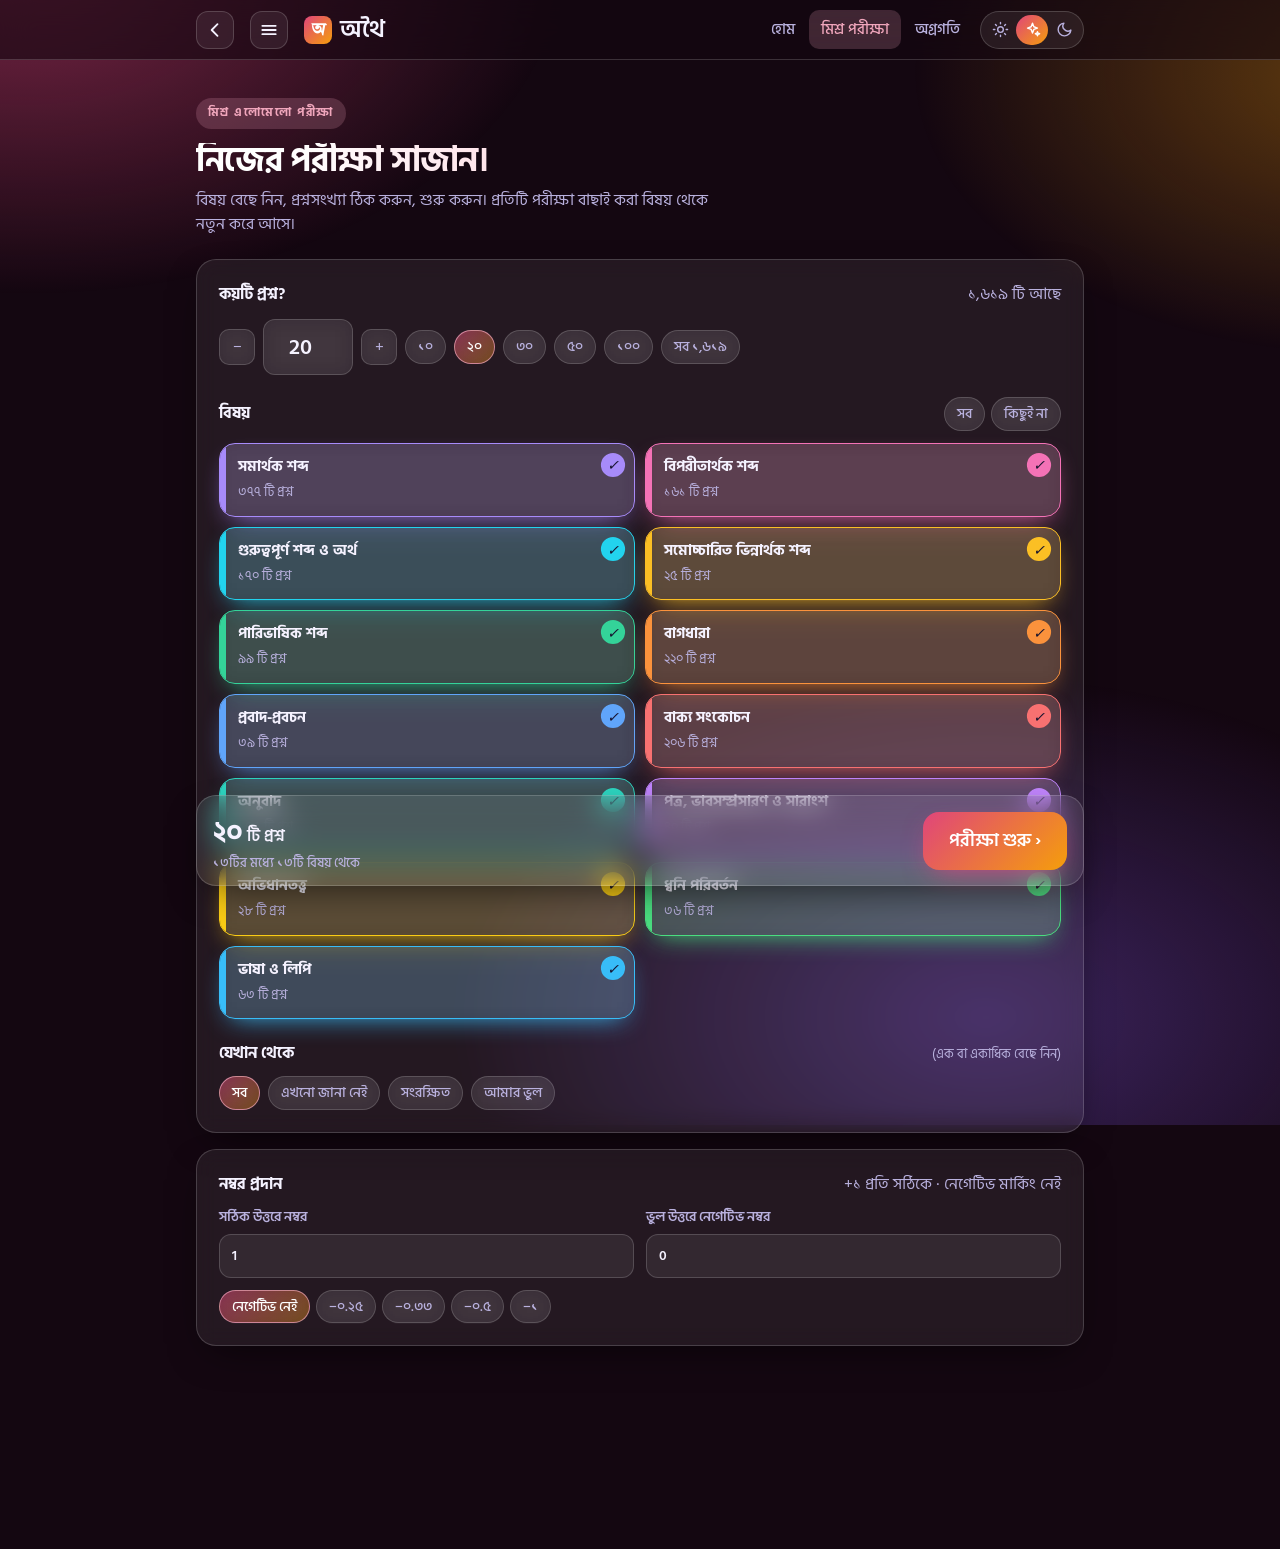
<file: athoi-mixed.html>
<!DOCTYPE html>
<html lang="bn"><head><meta charset="utf-8">
<meta name="viewport" content="width=device-width, initial-scale=1, viewport-fit=cover">
<title>অথৈ – মিশ্র এলোমেলো পরীক্ষা</title>
<meta name="description" content="সব বিষয় থেকে এলোমেলো প্রশ্নে পরীক্ষা দিন।"><meta name="theme-color" content="#12786a">
<link rel="preconnect" href="https://fonts.googleapis.com"><link href="https://fonts.googleapis.com/css2?family=Hind+Siliguri:wght@400;500;600;700&family=Tiro+Bangla:ital@0;1&display=swap" rel="stylesheet">
<style>
:root{--bg:#f4efe6;--sf:#fffdf8;--sf2:#efe6d8;--ink:#1e1916;--mut:#6d6258;--ln:#e3d7c6;--pr:#7c2f45;--pr2:#5e2234;--prt:#f8e8ec;--gold:#8d6230;--gt:#f8ecd8;--ok:#1d6b45;--okt:#e5f5ec;--bad:#a33b32;--badt:#fbeceb;--sh:0 1px 2px rgba(30,25,22,.05),0 10px 28px -16px rgba(30,25,22,.22);--on:#fff8f6;color-scheme:light}
@media(prefers-color-scheme:dark){:root:not([data-theme="light"]){--bg:#14110f;--sf:#1e1a17;--sf2:#2a2420;--ink:#f6efe8;--mut:#b3a69c;--ln:#3a322c;--pr:#e0a3ad;--pr2:#f0c2c8;--prt:#3a2428;--gold:#e4c07a;--gt:#3a2e1c;--ok:#8fd0ae;--okt:#163028;--bad:#f0b0a8;--badt:#3d221f;--sh:0 1px 2px rgba(0,0,0,.4);--on:#2a1216;color-scheme:dark}}
:root[data-theme="dark"]{--bg:#14110f;--sf:#1e1a17;--sf2:#2a2420;--ink:#f6efe8;--mut:#b3a69c;--ln:#3a322c;--pr:#e0a3ad;--pr2:#f0c2c8;--prt:#3a2428;--gold:#e4c07a;--gt:#3a2e1c;--ok:#8fd0ae;--okt:#163028;--bad:#f0b0a8;--badt:#3d221f;--sh:0 1px 2px rgba(0,0,0,.4);--on:#2a1216;color-scheme:dark}
:root{box-sizing:border-box;padding-top:env(safe-area-inset-top,0px);padding-bottom:env(safe-area-inset-bottom,0px)}html{scroll-padding-top:env(safe-area-inset-top,0px);-webkit-text-size-adjust:100%}
*,*::before,*::after{box-sizing:inherit}
body{margin:0;background:var(--bg);color:var(--ink);font:16px/1.55 "Hind Siliguri",system-ui,sans-serif;min-height:100vh}
button,input,select{font:inherit;color:inherit}button{cursor:pointer}
:focus-visible{outline:2px solid var(--pr);outline-offset:2px}
.wrap{max-width:920px;margin:0 auto;padding:16px 16px 96px}
header.top{position:sticky;top:env(safe-area-inset-top,0px);z-index:20;background:color-mix(in srgb,var(--bg) 88%,transparent);backdrop-filter:blur(10px);border-bottom:1px solid var(--ln)}
header.top>div{max-width:920px;margin:0 auto;display:flex;align-items:center;gap:8px;padding:10px 16px}
.logo{font:600 24px "Tiro Bangla",Georgia,serif;letter-spacing:.2px;margin-right:auto;cursor:pointer;display:flex;gap:8px;align-items:center}
.logo i{width:28px;height:28px;border-radius:8px;background:var(--pr);color:var(--on);display:grid;place-items:center;font:italic 600 18px "Tiro Bangla",serif}
nav.d{display:flex;gap:2px}nav.d a,nav.m a{padding:8px 12px;border-radius:10px;color:var(--mut);text-decoration:none;font-weight:500;font-size:15px}
nav.d a:hover{background:var(--sf2)}nav a.on{color:var(--pr);background:var(--prt)}
nav.m{display:none;position:fixed;left:0;right:0;bottom:0;z-index:20;background:var(--sf);border-top:1px solid var(--ln);padding:6px 6px calc(6px + env(safe-area-inset-bottom,0px))}
nav.m a{flex:1;text-align:center;font-size:14px;font-weight:600;line-height:1.2;padding:8px 2px;min-height:48px;display:flex;align-items:center;justify-content:center}
a.logo{color:inherit;text-decoration:none}.ib{border:1px solid var(--ln);background:var(--sf);border-radius:10px;width:38px;height:38px;display:grid;place-items:center}
h1,h2,h3{font-family:"Tiro Bangla",Georgia,serif;font-weight:600;margin:0}
.hero{padding:28px 0 8px}.hero h1{font-size:clamp(32px,6vw,52px);line-height:1.08;max-width:20ch;text-wrap:balance}.hero p{color:var(--mut);max-width:52ch;margin:12px 0 0;font-size:17px}
.grid{display:grid;gap:12px;grid-template-columns:repeat(auto-fit,minmax(210px,1fr));margin-top:20px}
.tile{display:flex;flex-direction:column;align-items:flex-start;justify-content:flex-start;background:var(--sf);border:1px solid var(--ln);border-radius:16px;padding:18px;text-align:left;box-shadow:var(--sh);transition:transform .15s,border-color .15s}
.tile:hover{transform:translateY(-2px);border-color:var(--pr)}.tile h3{font-size:21px;margin:8px 0 4px}.tile p{margin:0;color:var(--mut);font-size:14px}.tile svg{width:26px;height:26px;color:var(--pr)}
.tile:disabled{opacity:.6;cursor:not-allowed}.tile:disabled:hover{transform:none;border-color:var(--ln)}.tile.pri{background:var(--pr);border-color:var(--pr);color:var(--on)}.tile.pri p,.tile.pri svg{color:var(--on)}.tile.pri p{opacity:.92}
.stats{display:flex;gap:10px;flex-wrap:wrap;margin-top:20px}.stat{flex:1;min-width:120px;background:var(--sf);border:1px solid var(--ln);border-radius:14px;padding:12px 14px}.stat b{display:block;font:600 28px "Tiro Bangla",serif}.stat span{color:var(--mut);font-size:13px}
.bar{height:6px;background:var(--sf2);border-radius:9px;overflow:hidden}.bar i{display:block;height:100%;background:var(--pr);border-radius:9px;transition:width .3s}
.bar.lg{height:8px}
.btn{border:1px solid var(--ln);background:var(--sf);border-radius:12px;padding:10px 16px;font-weight:600;display:inline-flex;gap:6px;align-items:center;justify-content:center}
.btn:hover{border-color:var(--pr)}.btn.p{background:var(--pr);color:var(--on);border-color:var(--pr)}.btn.p:hover{background:var(--pr2)}.btn:disabled{opacity:.45;cursor:not-allowed}
.row{display:flex;gap:8px;flex-wrap:wrap;align-items:center}.sp{flex:1}
.chip{display:inline-flex;align-items:center;gap:6px;border:1px solid var(--ln);background:var(--sf);border-radius:99px;padding:5px 12px;font-size:14px;font-weight:500;color:var(--mut)}
.chip svg,.ans svg{width:18px;height:18px;flex:none}.ans.hid svg{vertical-align:-4px;margin-right:4px}.chip.on{background:var(--prt);color:var(--pr);border-color:var(--pr)}
.chip[disabled]{opacity:.35}
input[type=search],input[type=number],input.t,select{background:var(--sf);border:1px solid var(--ln);border-radius:12px;padding:10px 12px;min-height:42px}
input[type=search]{flex:1;min-width:160px}
.az{display:flex;gap:4px;flex-wrap:wrap;margin:12px 0}.az button{width:32px;height:32px;border-radius:9px;border:1px solid var(--ln);background:var(--sf);font-weight:600;font-size:13px;color:var(--mut)}.az button.on{background:var(--pr);color:var(--on);border-color:var(--pr)}.az button:disabled{opacity:.3;cursor:default}
.card{background:var(--sf);border:1px solid var(--ln);border-radius:20px;padding:22px;box-shadow:var(--sh);margin-top:14px}
.badge{font-size:12.5px;font-weight:600;padding:3px 10px;border-radius:99px;background:var(--gt);color:var(--gold)}.eyebrow{margin:0 0 6px;font-weight:600;font-size:13px;letter-spacing:.08em;text-transform:uppercase;color:var(--pr)}.stem u,.tq u{text-decoration-thickness:2px;text-underline-offset:4px;text-decoration-color:var(--pr)}
.no{color:var(--mut);font-size:13px}
.hw{font-size:clamp(34px,8vw,56px);line-height:1.1;margin:14px 0 4px;word-break:break-word;display:flex;align-items:center;gap:10px;flex-wrap:wrap}
.stem{color:var(--mut);margin:4px 0 14px;font-size:16px}
.ans{border-radius:14px;padding:14px 16px;background:var(--okt);border:1px solid color-mix(in srgb,var(--ok) 35%,transparent)}.ans small{color:var(--ok);font-weight:600;display:block}.ans b{font:600 26px "Tiro Bangla",serif;color:var(--ok)}
.ans.hid{background:var(--sf2);border:1px dashed var(--ln);text-align:center;cursor:pointer;color:var(--mut)}
.oth{display:flex;gap:6px;flex-wrap:wrap;margin:12px 0}.oth span{background:var(--sf2);border-radius:9px;padding:3px 10px;font-size:14px;color:var(--mut)}
.bn{margin-top:14px;padding-top:14px;border-top:1px dashed var(--ln)}.bn label{font-size:13px;color:var(--mut);display:block;margin-bottom:6px}.bn input{width:100%;font-family:"Hind Siliguri",sans-serif}.bn a{font-size:13px;color:var(--pr)}
.ico{border:1px solid var(--ln);background:var(--sf);border-radius:10px;width:36px;height:36px;display:grid;place-items:center;color:var(--mut)}.ico.on{color:var(--gold);border-color:var(--gold);background:var(--gt)}.ico.ok.on{color:var(--ok);border-color:var(--ok);background:var(--okt)}
.ico svg,.ib svg{width:19px;height:19px}
.pg{display:flex;align-items:center;gap:10px;margin-top:14px}.pg .bar{flex:1}
h2.s{font-size:26px;margin:22px 0 6px}.mut{color:var(--mut)}
.sets{display:grid;gap:10px;grid-template-columns:repeat(auto-fill,minmax(200px,1fr));margin-top:12px}
.set{background:var(--sf);border:1px solid var(--ln);border-radius:14px;padding:14px;text-align:left}.set:hover{border-color:var(--pr)}.set b{font:600 19px "Tiro Bangla",serif;display:block}.set span{font-size:13px;color:var(--mut)}.set em{font-style:normal;font-size:12px;color:var(--ok);font-weight:600}
.seg{display:inline-flex;border:1px solid var(--ln);border-radius:12px;overflow:hidden;background:var(--sf)}.seg button{border:0;background:none;padding:8px 14px;font-weight:600;color:var(--mut)}.seg button.on{background:var(--pr);color:var(--on)}
.cnt{display:flex;align-items:center;gap:8px}.cnt input{width:90px;text-align:center;font-size:22px;font-weight:600}
.tq{font:600 clamp(24px,5vw,34px)/1.25 "Tiro Bangla",Georgia,serif;margin:6px 0 16px}
.opt{display:flex;gap:12px;align-items:center;width:100%;text-align:left;background:var(--sf);border:1.5px solid var(--ln);border-radius:14px;padding:13px 14px;margin-bottom:10px;font-size:17px;transition:border-color .12s,background .12s}
.opt:hover:not(:disabled){border-color:var(--pr)}.opt i{font-style:normal;width:28px;height:28px;border-radius:8px;background:var(--sf2);display:grid;place-items:center;font-weight:700;font-size:13px;flex:none;color:var(--mut)}
.opt.ok{background:var(--okt);border-color:var(--ok)}.opt.ok i{background:var(--ok);color:var(--on)}.opt.no{background:var(--badt);border-color:var(--bad)}.opt.no i{background:var(--bad);color:var(--on)}.opt:disabled{cursor:default}
.fb{padding:10px 14px;border-radius:12px;font-weight:600;margin:4px 0 10px}.fb.ok{background:var(--okt);color:var(--ok)}.fb.no{background:var(--badt);color:var(--bad)}.fb small{display:block;font-weight:400;color:var(--mut)}
.nv{display:flex;gap:6px;flex-wrap:wrap;margin-top:16px}.nv button{width:34px;height:34px;border-radius:9px;border:1px solid var(--ln);background:var(--sf);font-size:13px;font-weight:600;color:var(--mut)}.nv .c{background:var(--ok);color:var(--on);border-color:var(--ok)}.nv .w{background:var(--bad);color:var(--on);border-color:var(--bad)}.nv .cur{outline:2px solid var(--pr);outline-offset:1px}
.ring{width:150px;height:150px;border-radius:50%;display:grid;place-items:center;background:conic-gradient(var(--ok) calc(var(--p)*1%),var(--sf2) 0)}.ring div{width:118px;height:118px;border-radius:50%;background:var(--sf);display:grid;place-items:center;font:600 34px "Tiro Bangla",serif}
.rv{background:var(--sf);border:1px solid var(--ln);border-left:4px solid var(--ok);border-radius:12px;padding:12px 14px;margin-top:10px}.rv.w{border-left-color:var(--bad)}.rv b{font-weight:600}.rv .mut{font-size:14px}
table{width:100%;border-collapse:collapse;font-size:14px}td,th{padding:8px 6px;border-bottom:1px solid var(--ln);text-align:left}th{color:var(--mut);font-weight:500}
.scr{overflow-x:auto}
dialog{border:1px solid var(--ln);border-radius:18px;background:var(--sf);color:var(--ink);padding:0;width:min(560px,94vw);max-height:80vh}dialog::backdrop{background:rgba(0,0,0,.5)}dialog .h{padding:14px 16px;border-bottom:1px solid var(--ln);display:flex;align-items:center}dialog .b{overflow:auto;max-height:60vh;padding:6px}
.li{display:flex;width:100%;gap:10px;text-align:left;border:0;background:none;padding:9px 10px;border-radius:10px}.li:hover,.li.on{background:var(--prt)}.li b{font-weight:600}.li span{color:var(--mut);margin-left:auto;font-size:13px}
.toast{position:fixed;left:50%;bottom:90px;transform:translateX(-50%);background:var(--ink);color:var(--bg);padding:8px 16px;border-radius:99px;font-size:14px;z-index:50}
@media(max-width:720px){nav.d{display:none}nav.m{display:flex}.wrap{padding-bottom:110px}.logo{font-size:21px}}
@media(prefers-reduced-motion:reduce){*{transition:none!important}}
.hr{display:flex;align-items:center;gap:8px}a.all{font-size:13px;font-weight:600;color:var(--pr);text-decoration:none;border:1px solid var(--ln);background:var(--sf);padding:8px 12px;border-radius:10px;white-space:nowrap}
/* shared */
.qc{border-top:4px solid var(--c)}.qc .badge{background:var(--c);color:#16122e;font-weight:700}
.opt.ok{animation:pop .35s}.opt.no{animation:shk .35s}
@keyframes pop{50%{transform:scale(1.03)}}@keyframes shk{25%{transform:translateX(-6px)}75%{transform:translateX(6px)}}
.mxh{padding:22px 0 4px}.mxk{display:inline-block;font-weight:700;font-size:12px;letter-spacing:.12em;text-transform:uppercase;color:var(--pr);background:var(--prt);padding:6px 12px;border-radius:99px}
.mxh h2{font:800 34px/1.08 "Hind Siliguri",system-ui,sans-serif;margin:14px 0 8px;letter-spacing:-.02em}.mxh p{margin:0;color:var(--mut);max-width:34em}
.mxc{margin-top:18px}.mxl{display:flex;justify-content:space-between;align-items:center;gap:10px}
.tg{display:grid;grid-template-columns:1fr 1fr;gap:10px;margin:12px 0 22px}
.tt{position:relative;text-align:left;padding:14px 38px 12px 18px;border-radius:16px;border:1.5px solid var(--ln);background:var(--sf);color:var(--ink);overflow:hidden;opacity:.6;transition:transform .15s,border-color .15s,box-shadow .2s,opacity .2s,background .2s}
.tt::before{content:"";position:absolute;left:0;top:0;bottom:0;width:6px;background:var(--c)}
.tt b{display:block;font-size:15px;line-height:1.2;margin-bottom:3px}.tt span{font-size:13px;color:var(--mut)}
.tt.on{opacity:1;border-color:var(--c);box-shadow:0 10px 26px -12px var(--c);background:color-mix(in srgb,var(--c) 15%,var(--sf))}
.tt .tick{position:absolute;right:10px;top:10px;width:22px;height:22px;border-radius:50%;border:2px solid var(--ln);display:grid;place-items:center;transition:transform .2s}
.tt.on .tick{background:var(--c);border-color:var(--c);transform:scale(1.1)}.tt.on .tick::after{content:"✓";font-size:13px;color:#16122e;font-weight:800}
.tt:active{transform:scale(.95)}
.mxgo{position:sticky;bottom:14px;z-index:5;display:flex;align-items:center;justify-content:space-between;gap:14px;margin-top:16px;padding:14px 16px;border-radius:20px;background:color-mix(in srgb,var(--sf) 92%,transparent);border:1px solid var(--ln);box-shadow:var(--sh);backdrop-filter:blur(14px)}
.mxs{line-height:1.25;font-weight:600}.mxs strong{font:800 28px "Hind Siliguri",sans-serif}.mxs span{display:block;font-size:13px;color:var(--mut);font-weight:500}
.cta2{font-size:18px;padding:15px 26px;border-radius:16px}
@media(max-width:720px){.mxgo{bottom:76px}.mxh h2{font-size:29px}}
.cf{position:fixed;top:-12px;width:9px;height:14px;border-radius:2px;z-index:99;pointer-events:none;animation:cfall linear forwards}
@keyframes cfall{to{transform:translateY(105vh) rotate(720deg);opacity:.9}}
/* theme switch */
.tsw{position:relative;display:grid;grid-template-columns:repeat(3,32px);padding:3px;border-radius:99px;border:1px solid var(--ln);background:var(--sf)}
.tsw::before{content:"";position:absolute;top:3px;bottom:3px;left:3px;width:32px;border-radius:99px;background:var(--pr);transform:translateX(calc(var(--i,1)*100%));transition:transform .3s cubic-bezier(.3,1.5,.5,1)}
.tsw button{position:relative;z-index:1;height:30px;border:0;background:none;display:grid;place-items:center;color:var(--mut);transition:color .2s}
.tsw button.on{color:var(--on)}.tsw svg{width:17px;height:17px;fill:none;stroke:currentColor;stroke-width:2;stroke-linecap:round;stroke-linejoin:round}
@media(max-width:420px){a.all{padding:8px 10px;font-size:12.5px}}
/* vivid theme (my style) */
:root[data-theme=vivid]{--bg:#140711;--sf:rgba(255,255,255,.07);--sf2:rgba(255,255,255,.11);--ink:#f5f2ff;--mut:#b9b1de;--ln:rgba(255,255,255,.17);--pr:#f0a6bc;--pr2:#e0457b;--prt:rgba(240,166,188,.2);--gold:#fcd34d;--gt:rgba(252,211,77,.16);--ok:#34d399;--okt:rgba(52,211,153,.17);--bad:#fb7185;--badt:rgba(251,113,133,.17);--sh:0 14px 40px -16px rgba(0,0,0,.75);--on:#140711;color-scheme:dark}
[data-theme=vivid] body{background:var(--bg)}
[data-theme=vivid] body::before{content:"";position:fixed;inset:-25%;z-index:-1;pointer-events:none;background:radial-gradient(40% 35% at 18% 14%,rgba(224,69,123,.5),transparent 70%),radial-gradient(34% 30% at 88% 22%,rgba(245,158,11,.34),transparent 70%),radial-gradient(40% 36% at 68% 92%,rgba(139,92,246,.34),transparent 70%);animation:aur 20s ease-in-out infinite alternate}
@keyframes aur{to{transform:translate3d(-5%,4%,0) rotate(7deg) scale(1.12)}}
[data-theme=vivid] header.top,[data-theme=vivid] nav.m{background:rgba(20,7,17,.62);backdrop-filter:blur(16px)}
[data-theme=vivid] .card,[data-theme=vivid] .stat,[data-theme=vivid] .opt,[data-theme=vivid] .chip,[data-theme=vivid] .btn,[data-theme=vivid] .tt,[data-theme=vivid] .cnt input,[data-theme=vivid] .ico{backdrop-filter:blur(10px)}
[data-theme=vivid] h1,[data-theme=vivid] h2,[data-theme=vivid] h3,[data-theme=vivid] .logo,[data-theme=vivid] .tq{font-family:"Hind Siliguri",system-ui,sans-serif}
[data-theme=vivid] .mxh h2,[data-theme=vivid] h2.s{background:linear-gradient(90deg,#fff 10%,#ffd1dc 50%,#fcd34d);-webkit-background-clip:text;background-clip:text;color:transparent}
[data-theme=vivid] .logo i,[data-theme=vivid] .tsw::before{background:linear-gradient(135deg,#e0457b,#f59e0b);color:#fff}
[data-theme=vivid] .tsw button.on{color:#fff}
[data-theme=vivid] .btn.p{background:linear-gradient(135deg,#e0457b,#f59e0b);color:#fff;border:0;box-shadow:0 10px 28px -10px rgba(224,69,123,.9);position:relative;overflow:hidden}
[data-theme=vivid] .btn.p:not(:disabled):hover{filter:brightness(1.1);transform:translateY(-1px)}
[data-theme=vivid] .btn.p:disabled{opacity:.4;box-shadow:none}
[data-theme=vivid] #go:not(:disabled){animation:glow 2.4s ease-in-out infinite}
@keyframes glow{50%{box-shadow:0 10px 34px -4px rgba(245,158,11,.8)}}
[data-theme=vivid] .chip.on{background:linear-gradient(135deg,rgba(224,69,123,.5),rgba(245,158,11,.35));border-color:rgba(240,166,188,.7);color:#fff}
[data-theme=vivid] .bar i{background:linear-gradient(90deg,#e0457b,#f59e0b,#34d399)}
[data-theme=vivid] .ring{background:conic-gradient(#f59e0b calc(var(--p)*1%),rgba(255,255,255,.12) 0);box-shadow:0 0 40px -8px rgba(245,158,11,.6)}
[data-theme=vivid] .opt:hover:not(:disabled){border-color:var(--pr);background:rgba(240,166,188,.14);transform:translateX(3px)}
[data-theme=vivid] .opt i{background:rgba(255,255,255,.12);color:#fff}
[data-theme=vivid] .nv button.cur{outline:2px solid #f59e0b}
[data-theme=vivid] a.all{background:rgba(255,255,255,.08)}
@media(prefers-reduced-motion:reduce){[data-theme=vivid] body::before,#go{animation:none!important}}

/* colourful options */
.opt{--oc:var(--pr);position:relative;overflow:hidden}
.opt:nth-of-type(1){--oc:#a78bfa}.opt:nth-of-type(2){--oc:#22d3ee}.opt:nth-of-type(3){--oc:#fbbf24}.opt:nth-of-type(4){--oc:#f472b6}.opt:nth-of-type(5){--oc:#34d399}
.opt i{background:var(--oc)!important;color:#16122e!important;font-weight:800;font-style:normal;transition:transform .2s}
.opt:not(:disabled):hover{border-color:var(--oc)!important;background:color-mix(in srgb,var(--oc) 16%,var(--sf))!important;transform:translateX(4px)}
.opt:not(:disabled):active{transform:scale(.98)}.opt:not(:disabled):hover i{transform:scale(1.12) rotate(-6deg)}
.opt.ok{border-color:#22c55e!important;background:linear-gradient(90deg,rgba(34,197,94,.34),rgba(34,197,94,.1))!important;box-shadow:0 0 0 1px #22c55e inset,0 12px 28px -14px #22c55e}
.opt.ok i{background:#22c55e!important;color:#052e12!important}.opt.ok::after{content:"✓";margin-left:auto;font-weight:900;color:#22c55e;font-size:21px}
.opt.no{border-color:#ef4444!important;background:linear-gradient(90deg,rgba(239,68,68,.32),rgba(239,68,68,.08))!important;box-shadow:0 0 0 1px #ef4444 inset,0 12px 28px -14px #ef4444}
.opt.no i{background:#ef4444!important;color:#fff!important}.opt.no::after{content:"✕";margin-left:auto;font-weight:900;color:#ef4444;font-size:21px}
.opt:disabled:not(.ok):not(.no){opacity:.5}
.fb{font-weight:800;font-size:18px;border-radius:14px}.fb small{color:var(--ink)!important;font-weight:500}
.fb.ok{background:linear-gradient(135deg,rgba(34,197,94,.28),rgba(34,211,238,.14))!important;border:1px solid #22c55e;color:#22c55e!important}
.fb.no{background:linear-gradient(135deg,rgba(239,68,68,.28),rgba(251,146,60,.14))!important;border:1px solid #ef4444;color:#ef4444!important}
[data-theme=light] .fb.ok,[data-theme=light] .opt.ok::after{color:#15803d!important}[data-theme=light] .fb.no,[data-theme=light] .opt.no::after{color:#b91c1c!important}
.nv button.c{background:#22c55e!important;border-color:#22c55e!important;color:#052e12!important}.nv button.w{background:#ef4444!important;border-color:#ef4444!important;color:#fff!important}
/* header buttons + drawer */
.hb{width:38px;height:38px;flex:none;border-radius:12px;border:1px solid var(--ln);background:var(--sf);display:grid;place-items:center;color:var(--ink);margin-right:8px}
.hb svg{width:20px;height:20px;fill:none;stroke:currentColor;stroke-width:2.2;stroke-linecap:round;stroke-linejoin:round}
.dov{position:fixed;inset:0;z-index:60;background:rgba(5,3,20,.55);backdrop-filter:blur(3px);opacity:0;pointer-events:none;transition:opacity .25s}
.drw{position:fixed;top:0;bottom:0;left:0;width:min(84vw,330px);z-index:61;background:color-mix(in srgb,var(--bg) 97%,#000);border-right:1px solid var(--ln);box-shadow:20px 0 60px -20px rgba(0,0,0,.6);transform:translateX(-105%);visibility:hidden;transition:transform .3s cubic-bezier(.2,.9,.3,1),visibility .3s;overflow:auto;padding:calc(14px + env(safe-area-inset-top,0px)) 14px 30px}
.dopen .dov{opacity:1;pointer-events:auto}.dopen .drw{transform:none;visibility:visible}.dopen{overflow:hidden}
.drw .dh{display:flex;align-items:center;justify-content:space-between;margin-bottom:14px}
.drw .dl{display:flex;align-items:center;gap:8px;font:600 22px "Tiro Bangla",Georgia,serif;color:var(--ink)}
.drw .dl i{width:28px;height:28px;border-radius:8px;background:var(--pr);color:var(--on);display:grid;place-items:center;font:italic 600 18px "Tiro Bangla",serif}
.drw .dh button{width:38px;height:38px;border-radius:12px;border:1px solid var(--ln);background:var(--sf);color:var(--ink);font-size:16px}
.drw nav{display:flex;flex-direction:column;gap:4px}
.drw nav a{display:flex;align-items:center;gap:12px;padding:13px 14px;border-radius:14px;font-weight:600;color:var(--ink);text-decoration:none;transition:background .15s,transform .15s}
.drw nav a:hover{background:var(--sf2);transform:translateX(3px)}.drw nav a.on{background:var(--prt);color:var(--pr)}
.drw nav a i{width:12px;height:12px;border-radius:50%;flex:none}
.drw nav h4{margin:16px 6px 4px;font-size:12px;letter-spacing:.1em;text-transform:uppercase;color:var(--mut)}
.drw nav a.mixl{margin:6px 0;color:#fff;background:linear-gradient(115deg,#5b3df5,#0ea5e9,#10b981,#f59e0b,#ec4899);background-size:250% 250%;animation:dmix 8s ease-in-out infinite;box-shadow:0 10px 24px -10px rgba(91,61,245,.8)}
@keyframes dmix{0%,100%{background-position:0% 50%}50%{background-position:100% 50%}}

/* progress / marking / saved */
.starb{float:right;margin-left:8px;border:1.5px solid var(--ln);background:var(--sf);color:var(--mut);border-radius:99px;padding:6px 12px;font-weight:700;font-size:13.5px;transition:all .2s}
.starb.on{background:#fbbf24;border-color:#fbbf24;color:#3b2a00;box-shadow:0 6px 16px -8px #fbbf24}.starb:hover{transform:scale(1.05)}
.rv{position:relative}.rv .starb{padding:4px 10px;margin:0 0 4px 8px}
.mkb{margin-top:16px}.mkh{display:flex;justify-content:space-between;align-items:center;gap:10px;flex-wrap:wrap}
.mkg{display:grid;grid-template-columns:1fr 1fr;gap:12px;margin-top:10px}.mkg label{display:flex;flex-direction:column;gap:6px;font-size:13.5px;color:var(--mut);font-weight:600}
.mkg input{height:44px;border-radius:12px;border:1.5px solid var(--ln);background:var(--sf);color:var(--ink);font:700 18px inherit;padding:0 12px;width:100%}
.mst{display:grid;grid-template-columns:repeat(4,1fr);gap:8px;margin:4px 0 8px}.mst .mb{border-radius:14px;padding:10px 4px;background:var(--sf2);text-align:center}
.mst .mb b{display:block;font:800 22px "Hind Siliguri",sans-serif}.mst .mb span{font-size:12px;color:var(--mut)}
.mst .ok{background:rgba(34,197,94,.18)}.mst .ok b{color:#22c55e}.mst .no{background:rgba(239,68,68,.18)}.mst .no b{color:#ef4444}
.ptabs{display:flex;width:100%;margin:6px 0 14px}.ptabs button{flex:1;padding:10px 4px;font-size:13.5px}.ptabs em{font-style:normal;font-size:11.5px;background:var(--prt);color:var(--pr);padding:1px 6px;border-radius:99px;margin-left:3px}
.rcard{position:relative;display:flex;align-items:center;justify-content:space-between;gap:10px;padding:14px 44px 14px 16px;margin-bottom:10px;border-radius:16px;border:1px solid var(--ln);background:var(--sf);cursor:pointer;transition:transform .15s,border-color .15s}
.rcard:hover{transform:translateY(-2px);border-color:var(--pr)}.rcard .rl b{display:block}.rcard .rl span{font-size:12.5px}
.rcard .rr{text-align:right;white-space:nowrap}.rcard .rr b{font:800 20px "Hind Siliguri",sans-serif}.rcard .rr small{font-size:13px;color:var(--mut);font-weight:600}
.pcb{display:block;margin-top:2px;font-size:12.5px;font-weight:800;padding:2px 9px;border-radius:99px;width:max-content;margin-left:auto}.pcb.g{background:rgba(34,197,94,.2);color:#22c55e}.pcb.y{background:rgba(251,191,36,.22);color:#d99a00}.pcb.r{background:rgba(239,68,68,.2);color:#ef4444}
.rdel{position:absolute;right:8px;top:8px;width:28px;height:28px;border-radius:50%;border:0;background:transparent;color:var(--mut);font-size:15px}.rdel:hover{background:rgba(239,68,68,.2);color:#ef4444}
.mrow{display:flex;align-items:center;gap:12px;padding:14px;margin-bottom:10px;border-radius:16px;border:1px solid var(--ln);background:var(--sf)}.mrow .mq{flex:1;min-width:0}
.tick{flex:none;width:46px;height:46px;border-radius:50%;border:2px solid #22c55e;background:transparent;color:#22c55e;font-size:22px;font-weight:900;transition:all .2s}.tick:hover{background:#22c55e;color:#052e12;transform:scale(1.1)}
.tick.star{border-color:#fbbf24;color:#fbbf24}.tick.star:hover{background:#fbbf24;color:#3b2a00}
.badge.syn{background:var(--prt);color:var(--pr)}.badge.ant{background:var(--prt);color:var(--pr)}.badge.word{background:var(--prt);color:var(--pr)}.badge.homo{background:var(--prt);color:var(--pr)}.badge.term{background:var(--prt);color:var(--pr)}.badge.idiom{background:var(--prt);color:var(--pr)}.badge.prov{background:var(--prt);color:var(--pr)}.badge.brief{background:var(--prt);color:var(--pr)}.badge.trans{background:var(--prt);color:var(--pr)}.badge.letter{background:var(--prt);color:var(--pr)}.badge.dict{background:var(--prt);color:var(--pr)}.badge.sound{background:var(--prt);color:var(--pr)}.badge.lang{background:var(--prt);color:var(--pr)}.mix p{max-width:calc(100% - 84px)}</style><script>try{document.documentElement.dataset.theme=localStorage.getItem("athoiথিম")||"vivid"}catch(e){document.documentElement.dataset.theme="vivid"}</script><link rel="icon" href="favicon.svg" type="image/svg+xml"><meta name="theme-color" content="#7c2f45"></head><body>
<header class="top"><div><button class="hb" id="bk" aria-label="পেছনে যান" title="পেছনে"><svg viewBox="0 0 24 24"><path d="M15 5l-7 7 7 7"/></svg></button><button class="hb" id="mb" aria-label="মেনু খুলুন" title="মেনু"><svg viewBox="0 0 24 24"><path d="M4 7h16M4 12h16M4 17h16"/></svg></button><a class="logo" href="index.html"><i>অ</i>অথৈ</a><nav class="d" id="nd"></nav><span class="hr"><div class="tsw" id="tsw" role="group" aria-label="থিম"><button data-th="light" title="লাইট থিম" aria-label="লাইট থিম"><svg viewBox="0 0 24 24"><circle cx="12" cy="12" r="4"/><path d="M12 2v2M12 20v2M4.9 4.9l1.4 1.4M17.7 17.7l1.4 1.4M2 12h2M20 12h2M4.9 19.1l1.4-1.4M17.7 6.3l1.4-1.4"/></svg></button><button data-th="vivid" title="ভিভিড থিম" aria-label="ভিভিড থিম"><svg viewBox="0 0 24 24"><path d="M12 3l1.9 5.1L19 10l-5.1 1.9L12 17l-1.9-5.1L5 10l5.1-1.9z"/><path d="M19 15l.8 2.2L22 18l-2.2.8L19 21l-.8-2.2L16 18l2.2-.8z"/></svg></button><button data-th="dark" title="ডার্ক থিম" aria-label="ডার্ক থিম"><svg viewBox="0 0 24 24"><path d="M21 12.8A9 9 0 1 1 11.2 3a7 7 0 0 0 9.8 9.8z"/></svg></button></div></span></div></header><div class="dov" id="dov"></div><aside class="drw" id="drw" aria-hidden="true"></aside>
<main class="wrap" id="app"></main><nav class="m" id="nm"></nav><dialog id="dg"></dialog>
<script>
const D=[{"n":10001,"q":"‘উদ্বাসন’ শব্দের অর্থ কী?","o":["বাসভূমি থেকে বিতাড়িত হওয়া","বাসভূমির সম্মুখস্থ ভূমি","অজ্ঞাত বিষয় প্রকাশ করা","বিকাশ"],"a":0,"k":"syn"},{"n":10002,"q":"অভিরাম’ শব্দের অর্থ কী?","o":["বিরামহীন","বালিশ","চলন","সুন্দর"],"a":3,"k":"syn"},{"n":10003,"q":"ঊর্ণনাভ’ শব্দটি দিয়ে বুঝায়—","o":["টিকটিকি","তেলেপোকা","উইপোকা","মাকড়সা"],"a":3,"k":"syn"},{"n":10004,"q":"সূর্য’ শব্দের সমার্থ শব্দ কোনটি?","o":["অর্ণব","অর্ক","প্রসূন","পল্লব"],"a":1,"k":"syn"},{"n":10005,"q":"সমভিব্যাহারে’ শব্দটির অর্থ কী?","o":["একাগ্রতায়","সমান ব্যবহারে","সম ভাবনায়","একযোগে"],"a":3,"k":"syn"},{"n":10006,"q":"'প্রকর্ষ' শব্দের সমার্থক শব্দ-","o":["উৎকর্ষতা","অপকর্ষ","উৎকর্ষ","অপকর্ষতা"],"a":2,"k":"syn"},{"n":10007,"q":"'পরশ্ব' শব্দটির অর্থ কী?","o":["পরশু","পরের ধন","কোকিল","পার্শ্ববর্তী"],"a":0,"k":"syn"},{"n":10008,"q":"'জল' শব্দের সমার্থক নয় কোনটি?","o":["সলিল","উদক","জলধি","নীর"],"a":2,"k":"syn"},{"n":10009,"q":"কোনটি 'অগ্নি'-র সমার্থক শব্দ নয়?","o":["পাবক","বৈশ্বানর","সর্বশুচি","প্রজ্বলিত"],"a":3,"k":"syn"},{"n":10010,"q":"'বৃক্ষ' শব্দের সমার্থক শব্দ কোনটি?","o":["কলাপী","নীরধি","বিটপী","অবনি"],"a":2,"k":"syn"},{"n":10011,"q":"কোনটি 'বাতাস' শব্দের সমার্থক নয়?","o":["পাবক","মারুত","পবন","অনিল"],"a":0,"k":"syn"},{"n":10012,"q":"'অদিতি' শব্দের সমার্থক শব্দ নয় কোনটি?","o":["পৃথ্বী","নীর","ক্ষিতি","অবনী"],"a":1,"k":"syn"},{"n":10013,"q":"'শিখণ্ডী' শব্দের অর্থ কী?","o":["কবুতর","কোকিল","খরগোশ","ময়ূর"],"a":3,"k":"syn"},{"n":10014,"q":"'অনীক' শব্দের অর্থ-","o":["সূর্য","সমুদ্র","যুদ্ধক্ষেত্র","সৈনিক"],"a":3,"k":"syn"},{"n":10015,"q":"‘আফতাব' শব্দের সমার্থক কোনটি?","o":["অর্ণব","রাতুল","অর্ক","জলধি"],"a":2,"k":"syn"},{"n":10016,"q":"'উপরোধ' শব্দের অর্থ কি?","o":["প্রতিরোধ","উপস্থাপন","অনুরোধ","উপযোগী"],"a":2,"k":"syn"},{"n":10017,"q":"সমার্থক শব্দগুচ্ছ সনাক্ত করুন-","o":["দীর্ঘিকা, নদী, প্রণালী","শৈবলিনী, তরঙ্গিনী, সরিৎ","গাঙ, তটিনী, অর্ণব","স্রোতস্বিনী, নির্ঝরিণী, সিন্ধু"],"a":1,"k":"syn"},{"n":10018,"q":"প্রথম বাংলা 'থিসরাস' বা সমার্থক শব্দের অভিধান সংকলন করেছেন-","o":["অশোক মুখোপাধ্যায়","জগন্নাত চক্রবর্তী","মুহাম্মদ হাবিবুর রহমান","মুহম্মদ শহীদুল্লাহ"],"a":2,"k":"syn"},{"n":10019,"q":"‘বামেতর' শব্দটির অর্থ-","o":["বাম চোখ","ডান","ইতর","বাম দিক"],"a":1,"k":"syn"},{"n":10020,"q":"অপলাপ’ শব্দের অর্থ কি?","o":["প্রলাপ","অস্বীকার","অসদালাপ","মিথ্যা"],"a":1,"k":"syn"},{"n":10021,"q":"বিরাগী' শব্দের অর্থ কী?","o":["উদাসীন","প্রতিকূল","রাগহীন","বিশেষভাবে রুষ্ট"],"a":0,"k":"syn"},{"n":10022,"q":"সূর্য'-এর প্রতিশব্দ—","o":["সুধাংশু","শশাঙ্ক","বিধু","আদিত্য"],"a":3,"k":"syn"},{"n":10023,"q":"‘শিষ্টাচার’-এর সমার্থক শব্দ কোনটি?","o":["নিষ্ঠা","সদাচার","সততা","সংযম"],"a":1,"k":"syn"},{"n":10024,"q":"সূর্য’ শব্দের সমার্থক শব্দ কোনটি?","o":["দিবস","আলো","দিনমান","দিনমণি"],"a":3,"k":"syn"},{"n":10025,"q":"নিচের কোনটি ‘আগুন’-এর সমার্থক শব্দ নয়?","o":["অনিল","পাবক","হুতাশন","কৃশানু"],"a":0,"k":"syn"},{"n":10026,"q":"শশাঙ্ক’ শব্দের সমার্থক শব্দ কোনটি?","o":["খরগোশ","চাঁদ","সূর্য","নদী"],"a":1,"k":"syn"},{"n":10027,"q":"আদ্যোপান্ত' শব্দের অর্থ কী?","o":["অতি পুরাতন","প্রাথমিক","অবিমিশ্র","আগাগোড়া"],"a":3,"k":"syn"},{"n":10028,"q":"সমীরণ’ শব্দের অর্থ কী?","o":["বিদ্যুৎ","মৃত্তিকা","অরণ্য","বাতাস"],"a":3,"k":"syn"},{"n":10029,"q":"কোন্দল’ শব্দের অর্থ কী?","o":["কোদাল","ফুল","গাছ","বিবাদ"],"a":3,"k":"syn"},{"n":10030,"q":"কোনটি সমার্থক নয়?","o":["অম্বু","জীবন","পানি","তটিনী"],"a":3,"k":"syn"},{"n":10031,"q":"‘কপোল’ শব্দটির অর্থ কী?","o":["গাল","কপাল","গলা","ওষ্ঠ"],"a":0,"k":"syn"},{"n":10032,"q":"‘রাত্রি'-এর সমার্থক কোনটি?","o":["নিশীথ","অমানিশা","আধার","ক ও খ"],"a":0,"k":"syn"},{"n":10033,"q":"কোনটি সূর্যের প্রতিশব্দ?","o":["সবিতা","অবনা","কলানিধি","সুধাকর"],"a":0,"k":"syn"},{"n":10034,"q":"‘কিরণ' শব্দের সমার্থক শব্দ কোনটি?","o":["ময়ূখ","ব্যোম","জীমূত","আকিঞ্চন"],"a":0,"k":"syn"},{"n":10035,"q":"শত্রু শব্দের সমার্থক শব্দ কোনটি?","o":["রিপু","পারীন্দ্র","ফণী","ত্রিযামা"],"a":0,"k":"syn"},{"n":10036,"q":"কোন শব্দটি নদী’ শব্দের প্রতিশব্দ?","o":["নলিনী","নীলিমা","তটিনী","তনিমা"],"a":2,"k":"syn"},{"n":10037,"q":"আপন’ শব্দের অর্থ কোনটি?","o":["দোকান","অঙ্গ","প্রকাশ","আত্মীয়"],"a":3,"k":"syn"},{"n":10038,"q":"'অটবি’-এর প্রতিশব্দ কোনটি?","o":["স্থির","কূল","নদী","বন"],"a":3,"k":"syn"},{"n":10039,"q":"আবিল’ শব্দের অর্থ কী?","o":["কলুষিত","স্বচ্ছ","অস্বাভাবিক","স্বাভাবিক"],"a":0,"k":"syn"},{"n":10040,"q":"পাখি’-এর সমার্থক শব্দ কোনটি?","o":["দ্বিজ","সরোজ","হেম","শাখী"],"a":0,"k":"syn"},{"n":10041,"q":"অগ্নীর সমাধক শব্দ কী?","o":["অনল","পবন","যবন","কমল"],"a":0,"k":"syn"},{"n":10042,"q":"‘কলাভৃৎ' শব্দের সমার্থক শব্দ কী?","o":["অগ্নি","চন্দ্র","জল","সূর্য"],"a":1,"k":"syn"},{"n":10043,"q":"‘বিভাবরী' শব্দের অর্থ","o":["নিলয়","আকাশ","রাত","পানি","বাগান"],"a":2,"k":"syn"},{"n":10044,"q":"‘পাতক' শব্দের অর্থ -","o":["পাপ","পাখি","পশু","অভিশাপ","পলাতক"],"a":0,"k":"syn"},{"n":10045,"q":"‘দেউড়ি’ শব্দের অর্থ—","o":["দেউলিয়া","খিড়কি","মাঠ","গবাক্ষ"],"a":1,"k":"syn"},{"n":10046,"q":"‘ভার্যা’ শব্দের অর্থ—","o":["পৃথিবী","স্ত্রী","সমুদ্র","ভ্রাতা"],"a":1,"k":"syn"},{"n":10047,"q":"‘পেলব’ শব্দের অর্থ—","o":["কোমল","পঙ্কিল","জটিল","উজ্জ্বল","কোনটিই নয়"],"a":0,"k":"syn"},{"n":10048,"q":"‘লহরি’ শব্দের অর্থ—","o":["সুর","গান","কবিতা","ঢেউ","কোনটিই নয়"],"a":3,"k":"syn"},{"n":10049,"q":"অর্বাচীন’ শব্দের অর্থ","o":["মূর্খ","অতিথি","অনিয়মিত","কবি","নতুন"],"a":4,"k":"syn"},{"n":10050,"q":"'প্রত্যুৎপন্নমতি' শব্দের অর্থ—","o":["অসম্ভব সুন্দরী","উপস্থিত বুদ্ধি আছে যার","ত্বরিৎ গতিতে কাজে করে যে","গোপনে কাজ করে যে","কোনাটিই নয়"],"a":1,"k":"syn"},{"n":10051,"q":"'পাহাড়'-এর সমার্থক শব্দ কোনটি?","o":["খগ","বগ","নগ","জগ"],"a":2,"k":"syn"},{"n":10052,"q":"'দস্তখত' কোন শব্দের অর্থ?","o":["অঙ্গীকার","স্বাক্ষর","সাক্ষ্য","আদ্যাক্ষর"],"a":1,"k":"syn"},{"n":10053,"q":"‘চঞ্চু' শব্দের অর্থ কী?","o":["পাখির নাক","পাখির চোখ","পাখির ঠোঁট","পাখির পালক"],"a":2,"k":"syn"},{"n":10054,"q":"'কিরণ' শব্দের সমার্থক শব্দ কোনটি?","o":["প্রভা","ঢেউ","ভাগ্য","হর্ষ","কোনোটিই নয়"],"a":0,"k":"syn"},{"n":10055,"q":"'অম্বর' শব্দটির সঠিক প্রতিশব্দ কোনটি?","o":["বায়ু","বন","সাগর","আকাশ","কোনোটিই নয়"],"a":3,"k":"syn"},{"n":10056,"q":"'পুত্র'-এর সমার্থক শব্দ কী?","o":["প্রসূন","আত্মজ","অদ্রি","বামা"],"a":1,"k":"syn"},{"n":10057,"q":"'আগুন' শব্দের সমার্থক শব্দ কোনটি?","o":["অংশু","জ্যোতি","ভাতি","অনল"],"a":3,"k":"syn"},{"n":10058,"q":"'অগ্নি' শব্দের প্রতিশব্দ কী?","o":["কৃশানু","ভানু","সবিতা","প্রভা"],"a":0,"k":"syn"},{"n":10059,"q":"'দুলালী' শব্দের সমার্থক কোনটি?","o":["উপঢৌকন","কন্যা","কেশ","স্ত্রী","কোনোটিই নয়"],"a":1,"k":"syn"},{"n":10060,"q":"“গরু'-র সমার্থক শব্দ কোনটি?","o":["রেনু","বেনু","ধেনু","মেনু"],"a":2,"k":"syn"},{"n":10061,"q":"‘কৃপাণ' শব্দের সমার্থক শব্দ কোনটি?","o":["দয়া","কিপটে লোক","বার্তা","তরবারি","কোনটিই নয়"],"a":4,"k":"syn"},{"n":10062,"q":"‘কুজন’ শব্দের অর্থ-","o":["খারাপ লোক","ছোট লোক","পাখির ডাক","ইতর বিশেষ"],"a":0,"k":"syn"},{"n":10063,"q":"‘মৃগজ’ শব্দের অর্থ কী?","o":["বানর","হাতি","সিংহ","হরিণ"],"a":2,"k":"syn"},{"n":10064,"q":"‘অগ্নি’র সমার্থক শব্দ কোনটি?","o":["অনিল","সমীরণ","পাবক","ভানু"],"a":2,"k":"syn"},{"n":10065,"q":"‘চাঁদ’-এর সমার্থক শব্দ—","o":["ভানু","নিশীথিনী","কোমলাকান্ত","রজনীকান্ত"],"a":3,"k":"syn"},{"n":10066,"q":"কোনটি ‘কেশ’-এর সমার্থক নয়?","o":["চুল","কুন্তল","চিকুর","কর"],"a":3,"k":"syn"},{"n":10067,"q":"‘অলক’ শব্দটির অর্থ কী?","o":["কপাল","চোখ","নাক","চুল"],"a":3,"k":"syn"},{"n":10068,"q":"'মৃগয়া' শব্দের অর্থ কী?","o":["শিকার","ভান","ভাসা","শীল"],"a":0,"k":"syn"},{"n":10069,"q":"‘অশ্রু’ শব্দের প্রতিশব্দ হবে—","o":["নীর","ত্বরিত","লোর","বিধু"],"a":2,"k":"syn"},{"n":10070,"q":"‘ময়ূর’ শব্দের সমার্থক শব্দ কোনটি?","o":["পিক","শিখী","বাজী","মকর"],"a":1,"k":"syn"},{"n":10071,"q":"‘ঐরাবত’ শব্দের অর্থ কী?","o":["হরিণ","হাতি","বিড়াল","পাখি"],"a":1,"k":"syn"},{"n":10072,"q":"‘কথার তুবড়ি’ এর আর্থ কি?","o":["অকাট্য যুক্তি","মিথ্যা কথা","অনর্গল কথা","অন্তরে জটিলতা","কোনটিই নয়"],"a":2,"k":"syn"},{"n":10073,"q":"শ্বশ্রু শব্দের অর্থ কি?","o":["দাড়ি","দাড়ি","শ্বশুর","শাশুড়ি","কোনটিই নয়"],"a":3,"k":"syn"},{"n":10074,"q":"নিচের কোন শব্দটি বৃক্ষ' শব্দের সমার্থক নয়?","o":["পাদপ","শৃঙ্গী","দ্রুম","বিপিন","কোনটিই নয়"],"a":4,"k":"syn"},{"n":10075,"q":"‘পর্বত’ শব্দের প্রতিশব্দ/সমার্থক শব্দ কোনটি?","o":["সবল","চপল","ধবল","অচল"],"a":3,"k":"syn"},{"n":10076,"q":"‘পথ’ শব্দের সমার্থক শব্দ কোনটি?","o":["স্বরণী","সরণি","সমরনি","স্বরনি"],"a":1,"k":"syn"},{"n":10077,"q":"‘গুবাক’ শব্দের অর্থ—","o":["নারিকেল","বেল","তাল","সুপারি"],"a":3,"k":"syn"},{"n":10078,"q":"‘শ্রীঘর’ শব্দের অর্থ কী?","o":["সুদৃশ্য ঘর","বৈঠকখানা","সরাইখানা","জেলখানা"],"a":3,"k":"syn"},{"n":10079,"q":"কোনটি ‘খবর’ শব্দের সমার্থক নয়?","o":["সন্দেশ","বার্তা","সংবাদ","গুজব"],"a":3,"k":"syn"},{"n":10080,"q":"‘ঘর’ শব্দের সমার্থক কোনটি?","o":["সদন","দহন","আপন","রহন"],"a":0,"k":"syn"},{"n":10081,"q":"' সূর্য' শব্দের সমার্থক শব্দ কোনটি?","o":["শশী","দীপ্তি","শোভা","তপন"],"a":3,"k":"syn"},{"n":10082,"q":"কোনটি সমুদ্র’ শব্দের সমার্থক নয়?","o":["জলধি","সিন্ধু","বারীশ","তটিনী"],"a":3,"k":"syn"},{"n":10083,"q":"‘চুল’ এর সমার্থক শব্দ কোনটি?","o":["পিক","চিকুর","লোচন","সূত"],"a":1,"k":"syn"},{"n":10084,"q":"‘মহাযাত্রা’ শব্দের অর্থ কী?","o":["মহাসমারোহে যাত্রা","বিরাট আকারের যাত্রা","নামকরা যাত্রা","মৃত্যু যাত্রা"],"a":3,"k":"syn"},{"n":10085,"q":"‘মার্তণ্ড’ শব্দটির সমার্থক শব্দ কোনটি?","o":["নিষ্ঠুর","সূর্য","কঠোর","সাধু"],"a":1,"k":"syn"},{"n":10086,"q":"‘আপণ’ শব্দটির অর্থ কি?","o":["একান্ত","নিজস্ব","দোকান","অহং"],"a":2,"k":"syn"},{"n":10087,"q":"‘উষ্ণীষ’-এর শব্দার্থ","o":["অত্যন্ত উষ্ণ","কুসুম কুসুম উষ্ণ","পাগড়ি","শীতের আমেজ"],"a":2,"k":"syn"},{"n":10088,"q":"‘মেঘ’ শব্দের সমার্থক শব্দ কোনটি?","o":["অমুদ","ভূ-ধর","শূন্য","নীর","কোনটিই নয়"],"a":4,"k":"syn"},{"n":10089,"q":"‘গঙ্গা’ শব্দের সমার্থক শব্দ কোনটি?","o":["গোমতি","কৃষ্ণবেণী","কাবেরী","সবগুলো"],"a":3,"k":"syn"},{"n":10090,"q":"চন্দ্র শব্দের সমার্থক শব্দ কোনটি?","o":["সোম","ভূষণ","নকশা","নভঃ"],"a":0,"k":"syn"},{"n":10091,"q":"‘অমু’ শব্দের সমার্থক শব্দ কি?","o":["জলধি","গগন","পানি","অবধি"],"a":2,"k":"syn"},{"n":10092,"q":"‘অহি’ শব্দের সমার্থক শব্দ কোনটি?","o":["অচল","সাপ","চাদ","দিন"],"a":1,"k":"syn"},{"n":10093,"q":"‘আমন্ত্রণ’ শব্দের সমার্থক শব্দ নিচের কোনটি নয়?","o":["আহবান","নিমন্ত্রণ","প্রত্যাবান","আবাহন"],"a":2,"k":"syn"},{"n":10094,"q":"পানি' শব্দের প্রতিশব্দ কোনটি?","o":["বারিধি","নলিনী","অপ।","পয়ঃ"],"a":0,"k":"syn"},{"n":10095,"q":"কোনটি সমার্থক শব্দ নয়?","o":["পাবক","পবন","বহ্নি","অনল"],"a":1,"k":"syn"},{"n":10096,"q":"‘শীকর’ শব্দের অর্থ—","o":["গাছের মূল","মেনে নেয়া","জলকণা","রাজস্ব"],"a":2,"k":"syn"},{"n":10097,"q":"‘রাতুল’ শব্দের অর্থ কি?","o":["কালো","লাল","নীল","সাদা"],"a":1,"k":"syn"},{"n":10098,"q":"‘ঢেউ'-এর প্রতিশব্দ কোনটি?","o":["তটিনী","বীচি","বারিধি","উর্মি"],"a":1,"k":"syn"},{"n":10099,"q":"“চিকর’-এর প্রতিশব্দ নয় কোনটি?","o":["কর","কুন্তল","চুল","কেশ"],"a":0,"k":"syn"},{"n":10100,"q":"‘শুদ্ধ’ শব্দের সমার্থক শব্দ কোনটি?","o":["শান্ত","ভদ্র","সুশীল","কোনটিই নয়"],"a":3,"k":"syn"},{"n":10101,"q":"কোনটি ‘মেঘ’ শব্দের প্রতিশব্দ নয়?","o":["জীমূত","অন্তরীক্ষ","বারিদ","জলদ"],"a":1,"k":"syn"},{"n":10102,"q":"কোনটি নদীর সমার্থক নয়?","o":["সরিৎ","তটিনী","গাং","পতিত পাবন"],"a":3,"k":"syn"},{"n":10103,"q":"কোন জোড়াটি ‘উর্মি' শব্দের সমার্থক—","o":["তরঙ্গ, তুঙ্গ","ঢেউ, পৃথ্বীশ","কল্লোল, মনোজ","বীচি, হিল্লোল"],"a":3,"k":"syn"},{"n":10104,"q":"‘নির্নিমেষ’ শব্দটির অর্থ কী?","o":["আমিষ","কঠিন","অপলক","হৃদয়হীন"],"a":2,"k":"syn"},{"n":10105,"q":"‘প্রমাদ” শব্দটির অর্থ কী?","o":["বিপদ","আরাম","অতিরিক্ত","উজ্জ্বল"],"a":0,"k":"syn"},{"n":10106,"q":"‘লেফাফা’ শব্দের অর্থ কী?","o":["বালতি","মোড়ক","শাবল","চিঠি"],"a":1,"k":"syn"},{"n":10107,"q":"'মূঢ়তা' শব্দের অর্থ কী?","o":["অনভিজ্ঞতা","গোপনীয়তা","বাস্তবতা","দৃঢ়তা"],"a":0,"k":"syn"},{"n":10108,"q":"‘কুঞ্জর' শব্দের সমার্থক শব্দ কোনটি?","o":["গজ","সাপ","ভুজ","চাঁদ","কোনোটিই নয়"],"a":0,"k":"syn"},{"n":10109,"q":"'জঙ্গম' শব্দের অর্থ কি?","o":["স্থবির","জঙ্গলময়",") দ্রুত ধাবমান","চলন্ত"],"a":3,"k":"syn"},{"n":10110,"q":"‘অপবাদ’—শব্দের সমার্থক শব্দ কোনটি?","o":["দোষারোপ/অপযশ/নিন্দা","অশ্লীল","গালাগালি","পরচর্চা"],"a":0,"k":"syn"},{"n":10111,"q":"‘দেবতা' শব্দের সমার্থক শব্দ কোনটি?","o":["সুর","বিভূতি","দেউল","ভূত"],"a":0,"k":"syn"},{"n":10112,"q":"‘খদ্যোত' শব্দের অর্থ—","o":["পাখি","জোনাকি","ক্রেতা","চতুর"],"a":1,"k":"syn"},{"n":10113,"q":"কোনটি প্রতীক্ষা শব্দের প্রতিশব্দ?","o":["নিবর্তক","এন্তেজার","বিলম্বন","সমাপন্ন"],"a":1,"k":"syn"},{"n":10114,"q":"কোনটি 'সূর্য' শব্দের সমার্থ শব্দ নয়?","o":["আফতাব","বারীন্দ্র","আদিত্য","অর্ক"],"a":1,"k":"syn"},{"n":10115,"q":"বিভা : কিরণ :: সুবলিত : ?","o":["সুবিদিত","সুগঠিত","সুবিনীত","বিধিত"],"a":1,"k":"syn"},{"n":10116,"q":"প্রাণদ : জল : : মহীজ : ?","o":["সম্বর","গ্রহ","নিঃসর্গ","অশ্ব"],"a":1,"k":"syn"},{"n":10117,"q":"'অনিল' শব্দের অর্থ কোনটি?","o":["বাতাস","আকাশ","কোকিল","নীল"],"a":0,"k":"syn"},{"n":10118,"q":"‘অমরা” শব্দের অর্থ কী?","o":["স্বর্গ","জীবন্মৃত","নরক","বনবাস"],"a":0,"k":"syn"},{"n":10119,"q":"'অরুন্তুদ' শব্দের অর্থ-","o":["মর্মান্তিক","ভয়ংকর","রাজকীয়","পিপাসিত"],"a":0,"k":"syn"},{"n":10120,"q":"নিচের কোনটি 'বিষ' শব্দের সমার্থক শব্দ নয়?","o":["ময়ূখ","কালকূট","গরল","জহর"],"a":0,"k":"syn"},{"n":10121,"q":"নিচের শব্দগুলোর মধ্যে কোনটি অমিল?","o":["অগ্নি","অনল","বেগম","পাবক"],"a":2,"k":"syn"},{"n":10122,"q":"কোনটি কন্যার সমার্থক নয়?","o":["আত্মজা","স্বজা","সুতা","অংশু"],"a":3,"k":"syn"},{"n":10123,"q":"কোনটি 'বৃক্ষ' শব্দের প্রতিশব্দ নয়?","o":["অটবি","কলাপী","পল্লবী","বিটপী"],"a":1,"k":"syn"},{"n":10124,"q":"'কমল' শব্দের সমার্থক শব্দ হচ্ছে—","o":["কান্তার","লহর","পুষ্কর","আস্তর"],"a":2,"k":"syn"},{"n":10125,"q":"'আমানত' শব্দের অর্থ কি?","o":["কথা রাখা","সততা","গচ্ছিত","বিশ্বাস"],"a":2,"k":"syn"},{"n":10126,"q":"'সাগর' শব্দের প্রতিশব্দ কোনটি?","o":["নদী","অর্ণব","অম্বর","তটিনী"],"a":1,"k":"syn"},{"n":10127,"q":"‘সর্বভুক' শব্দের অর্থ কি?","o":["আগুন","সমুদ্র","পৃথিবী","বাতাস"],"a":0,"k":"syn"},{"n":10128,"q":"'অনিন্দ্য' শব্দটির অর্থ কী?","o":["নিন্দনীয়","আনন্দ","নিখুঁত","দুঃখ"],"a":2,"k":"syn"},{"n":10129,"q":"‘চয়ন' শব্দের অর্থ কী?","o":["কঠিন","স্বপ্ন","সুন্দর","সম্ভার"],"a":3,"k":"syn"},{"n":10130,"q":"অম্বর’ শব্দের সমার্থক শব্দ কোনটি?","o":["চন্দ্র","সূর্য","নভ","মেঘ"],"a":2,"k":"syn"},{"n":10131,"q":"‘অগ্নি’-এর সমার্থক শব্দ নয় কোনটি?","o":["হুতাশন","কৃশানু","বায়ুসখা","দ্যুতি"],"a":3,"k":"syn"},{"n":10132,"q":"সনাতন’ শব্দের অর্থ কী?","o":["নতুন","চিরন্তন","গ্রাম্য","কোনটিই নয়"],"a":1,"k":"syn"},{"n":10133,"q":"কুটুম্ব’ শব্দের অর্থ কী?","o":["কালো","আত্মীয়","প্রতিবিম্ব","কলরব"],"a":1,"k":"syn"},{"n":10134,"q":"আকাশ শব্দের প্রতিশব্দ কোনটি?","o":["প্রভা","জলদ","অন্তরীক্ষ","সমীর"],"a":2,"k":"syn"},{"n":10135,"q":"সুধাকর' শব্দের অর্থ কি?","o":["চন্দ্র","সূর্য","মধু","মিষ্টি"],"a":0,"k":"syn"},{"n":10136,"q":"‘যুগপৎ’ শব্দের অর্থ কী?","o":["যুক্ত পথ","একই সময়ে","এক যুগের পর","কোনটিই নয়"],"a":1,"k":"syn"},{"n":10137,"q":"‘বিহঙ্গ’ শব্দের অর্থ কী?","o":["পর্বত","নদী","পাখি","সমুদ্র"],"a":2,"k":"syn"},{"n":10138,"q":"তিমির’ শব্দের অর্থ কী?","o":["অপলাপ","দহন","গগন","অন্ধকার"],"a":3,"k":"syn"},{"n":10139,"q":"‘ইনকিলাৰ’ শব্দের অর্থ_","o":["আন্দোলন","সন্ত্রাস","বিপ্লব","চিরন্তন"],"a":0,"k":"syn"},{"n":10140,"q":"জঙ্গম’ শব্দের অর্থ-","o":["যুদ্ধের ময়দান","ঘন অরণ্য","গতিশীল","গুপ্ত"],"a":2,"k":"syn"},{"n":10141,"q":"‘মার্জার' অর্থ কী?","o":["মার্জনাকারী","বেড়াল","কাক","কুকুর"],"a":1,"k":"syn"},{"n":10142,"q":"‘অভিনিবেশ’ শব্দটির অর্থ কি?","o":["মনোযোগ","নিস্পৃহ","বিশেষভাবে","অভিরুচি"],"a":0,"k":"syn"},{"n":10143,"q":"অর্বাচীন’ শব্দের অর্থ কি?","o":["বোকা","মূর্খ","নির্বোধ","সরল"],"a":2,"k":"syn"},{"n":10144,"q":"কোনটি ‘বিবাহ' শব্দের প্রতিশব্দ নয়?","o":["পরিণয়","পাণি গ্রহণ","পাণি পীড়ন","পাণি প্রার্থী"],"a":3,"k":"syn"},{"n":10145,"q":"‘সারমেয়’ শব্দের অর্থ—","o":["হরিণ","খরগোশ","কুকুর","সারস"],"a":2,"k":"syn"},{"n":10146,"q":"‘নীর’ শব্দের সমার্থক কোনটি?","o":["অগ্নি","চন্দ্র","বারি","ভূধর"],"a":2,"k":"syn"},{"n":10147,"q":"‘জাহাকুল আবদ’ শব্দের অর্থ-","o":["বন্দর হাসি","গোলামের হাসি","প্রেমিকার হাসি","সন্তানের হাসি"],"a":1,"k":"syn"},{"n":10148,"q":"‘প্রস্রবণ’ শব্দের অর্থ-","o":["নদী","হ্রদ","ঝরনা","খাল"],"a":2,"k":"syn"},{"n":10149,"q":"‘হর্ষ’ শব্দের অর্থ কী?","o":["হলুদ","সাধ","দুষ্ট","আনন্দ"],"a":3,"k":"syn"},{"n":10150,"q":"‘কাদম্বিনী' শব্দের অর্থ কী?","o":["নদী","রাত","অমাবস্যা","মেঘমালা"],"a":3,"k":"syn"},{"n":10151,"q":"অবলা শব্দের অর্থ কী?","o":["অনুক্ত","নিন্দনীয়","নারী","নিরীহ"],"a":2,"k":"syn"},{"n":10152,"q":"অলীক' শব্দের অর্থ কি?","o":["কপাল","স্বপ্ন","হাতী","মিথ্যা"],"a":3,"k":"syn"},{"n":10153,"q":"‘সদন’ শব্দের অর্থ কি?","o":["সাদা","নিবাস","প্রথা","আদি"],"a":1,"k":"syn"},{"n":10154,"q":"‘আভরণ’ শব্দের সমার্থক শব্দ কোনটি?","o":["সূর্য","পোষাক","রাত্র","অলংকার"],"a":3,"k":"syn"},{"n":10155,"q":"‘পুত্র’ শব্দের সমার্থক নয়?","o":["আত্মজ","নন্দন","তনয়","শৈলজ"],"a":3,"k":"syn"},{"n":10156,"q":"‘ষোলকলা’ অর্থ-","o":["সম্পূর্ণ","সুন্দর কলা","ষোলটি কলা","একটাকা"],"a":0,"k":"syn"},{"n":10157,"q":"‘জায়া’ শব্দের সমার্থক শব্দ-","o":["অর্ধাঙ্গী","কন্যা","নন্দিনী","ভগিনী"],"a":0,"k":"syn"},{"n":10158,"q":"‘রাত্রি' শব্দের সমার্থক শব্দ নয় কোনটি?","o":["শর্বরী","ত্রিযামা","ক্ষণদা","ভানু"],"a":3,"k":"syn"},{"n":10159,"q":"চন্দ্রের প্রতিশব্দ নয়-","o":["সোম","হিমাংশু","সবিতা","দ্বিজরাজ"],"a":2,"k":"syn"},{"n":10160,"q":"‘পতাকা’-এর সমার্থক শব্দ কোনটি?","o":["কেতন","মার্গ","নলিন","ভাজন"],"a":0,"k":"syn"},{"n":10161,"q":"'নদী'-এর সমার্থক শব্দ কোনটি?","o":["সরিৎ","নগ","গিরি।"],"a":0,"k":"syn"},{"n":10162,"q":"‘নাদ’ শব্দের অর্থ কী?","o":["মেঘের ডাক","বাঘের ডাক","সিংহের ডাক","ময়ূরের ডাক"],"a":2,"k":"syn"},{"n":10163,"q":"নীপ শব্দের অর্থ কোনটি?","o":["কেয়া","টগর","কদম","শিউলি"],"a":2,"k":"syn"},{"n":10164,"q":"‘জুলমাত” শব্দের অর্থ কি?","o":["অন্ধকার","অবিচার","অনাচার","অত্যাচার"],"a":0,"k":"syn"},{"n":10165,"q":"‘পৃথিবী' শব্দের প্রতিশব্দ কোনটি?","o":["অভিধা","বণিতা","সমতা","বসুধা"],"a":3,"k":"syn"},{"n":10166,"q":"‘উপক্রম' শব্দের যথার্থ সমার্থক শব্দ কোনটি?","o":["সূত্রপাত","চেষ্টা","প্রয়াস","আরম্ভ"],"a":0,"k":"syn"},{"n":10167,"q":"‘ইত্তেফাক’ শব্দের মানে-","o":["সম্প্রীতি","সংবর্ধনা","সংলাপ"],"a":0,"k":"syn"},{"n":10168,"q":"‘খেচর’ কোনটি?","o":["জলচারী","আকাশচারী","স্থলচারী"],"a":1,"k":"syn"},{"n":10169,"q":"'যবন' শব্দের সমার্থক কোনটি?","o":["হিন্দু","মুসলিম","বৌদ্ধ"],"a":1,"k":"syn"},{"n":10170,"q":"'অভিলাষ’ শব্দটির অর্থ কী?","o":["ইচ্ছা","অভিশাপ","গলিত লাশ","অভিনয়"],"a":0,"k":"syn"},{"n":10171,"q":"‘পাথার’ শব্দের অর্থ কী?","o":["সৈকত","শৈল","আকাশ","সমুদ্র"],"a":3,"k":"syn"},{"n":10172,"q":"'তাম্বুল’ শব্দের অর্থ-","o":["পান","ঠোট","অর্বাচীন","গাল"],"a":0,"k":"syn"},{"n":10173,"q":"‘রাজা’ শব্দের সমার্থক শব্দ নয় কোনটি?","o":["নৃপতি","অম্বুপতি","মহীপতি","নৃপ"],"a":1,"k":"syn"},{"n":10174,"q":"‘বিজিত’ শব্দের অর্থ কী?","o":["পরাজিত","পুরস্কৃত","জয়লাভ করা","জয়ী"],"a":1,"k":"syn"},{"n":10175,"q":"কোন শব্দের অর্থ বায়ু?","o":["ব্যোম","তরু","বারিত","সমীরণ"],"a":3,"k":"syn"},{"n":10176,"q":"‘পানি'-এর সমার্থক শব্দ কোনটি?","o":["জল","পত্রগ","অরুণ","বহ্নি","কোনটিই নয়"],"a":0,"k":"syn"},{"n":10177,"q":"আকাশের প্রতিশব্দ-","o":["গগন","কিরণ","কানন","অসীম"],"a":0,"k":"syn"},{"n":10178,"q":"‘কূজন’ অর্থ—","o":["খারাপ লোক","পাখির ডাক","যুদ্ধ","কুহু কুহু"],"a":1,"k":"syn"},{"n":10179,"q":"'হাতি' এর সমার্থক শব্দ কোনটি?","o":["কুস্তল","ফণী","তনু","করী"],"a":3,"k":"syn"},{"n":10180,"q":"‘মাতঙ্গ’ কার সমার্থক?","o":["হরিণ","ভুজঙ্গ","হাতি","অশ্ব"],"a":2,"k":"syn"},{"n":10181,"q":"শ্রেয়া শব্দের সমার্থক শব্দ হচ্ছে-","o":["সরোবর","জলধর","অম্বু","সলিল"],"a":0,"k":"syn"},{"n":10182,"q":"‘জলাশয়' শব্দের সমার্থক শব্দ হল—","o":["সরোবর","জলধর","অম্বু","সলিল"],"a":0,"k":"syn"},{"n":10183,"q":"অর্ঘ্য শব্দের অর্থ কি?","o":["পূজার উপকরণ","পূজার বাদ্য","পূজার মন্ডপ","পূজার আধার"],"a":0,"k":"syn"},{"n":10184,"q":"'কর্বুর' শব্দের অর্থ-","o":["করণীয়","রাক্ষস","গন্ধদ্রব্যবিশেষ","রাসায়নিক"],"a":1,"k":"syn"},{"n":10185,"q":"‘সূর্য'-এর সমার্থক প্রতিশব্দ","o":["হিরণ","দ্যুলোক","মিহির","ধরিত্রী"],"a":2,"k":"syn"},{"n":10186,"q":"‘পঞ্চম’ স্বর’-এর অর্থ কী?","o":["কোকিলের সুরলহরী","পল্লব","পায়ের পাতা","দেবতার আরাধনা"],"a":0,"k":"syn"},{"n":10187,"q":"আশীবিষ এর অর্থ কী?","o":["ভুজঙ্গ","মার্তণ্ড","হুতাশন","মাতঙ্গ"],"a":0,"k":"syn"},{"n":10188,"q":"শশাঙ্ক' শব্দের সঠিক অর্থ কোনটি?","o":["চাঁদ","খরগোস","সমুদ্র","সূর্য"],"a":0,"k":"syn"},{"n":10189,"q":"‘পুষ্প’ এর সমার্থক শব্দ নয়-","o":["ফুল","কুসুম","অবনী","প্রসূন"],"a":2,"k":"syn"},{"n":10190,"q":"‘গৃহ’-এর সমার্থক শব্দ নয়-","o":["নিবাস","ঘরোয়া","ভবন","ঘর"],"a":1,"k":"syn"},{"n":10191,"q":"কোনটি জল শব্দের সমার্থক নয়?","o":["বারি","নীর","বারিধী","পাণি"],"a":3,"k":"syn"},{"n":10192,"q":"‘প্রকৃত'-এর সমার্থক পদ কোনটি?","o":["প্রকৃত","স্বাভাবিক","যথার্থ","বেমানান"],"a":2,"k":"syn"},{"n":10193,"q":"“অগ্নি’-এর সমার্থক শব্দ নয়?","o":["বহ্নি","হুতাশন","পাবক","অলক"],"a":3,"k":"syn"},{"n":10194,"q":"কোন শব্দটি রাত্রি'-এর সমার্থক নয়?","o":["যামিনী","শর্বরী","নীলাম্বু","রজনী"],"a":2,"k":"syn"},{"n":10195,"q":"বিদ্যুৎ শব্দের সমার্থক শব্দ-","o":["প্রভাকর","সুধাকর","ক্ষণপ্রভা","দ্রুম"],"a":2,"k":"syn"},{"n":10196,"q":"‘সেই বাক্য বুঝে প্রভু আপে নিরঞ্জন।' -","o":["আগে","সম্পূর্ণ","স্বয়ং","পুরোপুরি"],"a":2,"k":"syn"},{"n":10197,"q":"কোনটি জিজ্ঞাসার সমার্থক শব্দ নয়?","o":["শুধানো","পুছা","জবাব","জেরা"],"a":2,"k":"syn"},{"n":10198,"q":"‘সপ্তসুরে’ কথাটি বলতে কী বুঝায়?","o":["সাতটি সুর","চরম সুর","চড়া সুর","নরম সুর"],"a":0,"k":"syn"},{"n":10199,"q":"‘নন্দিনী’-এর প্রতিশব্দ কোনটি?","o":["মীনাক্ষী","তনয়া","সুন্দরী","ননদিনী"],"a":1,"k":"syn"},{"n":10200,"q":"বৃক্ষ-এর সমার্থক শব্দ কোনটি?","o":["বায়স","গুল্ম","তরু","তনু","কোনটিই নয়"],"a":2,"k":"syn"},{"n":10201,"q":"রাত্রি-এর সমার্থক শব্দ কোনটি?","o":["যামিনী","নিশান্ত","ঊষা","কোনটিই নয়"],"a":0,"k":"syn"},{"n":10202,"q":"'পাখি' শব্দের সমার্থক শব্দ নয় কোনটি?","o":["বিহগ","গরুড়","পৃপ","বিহঙ্গ"],"a":2,"k":"syn"},{"n":10203,"q":"কোন শব্দটি ঘোড়ার সমার্থক?","o":["তুরঙ্গ","ভূজঙ্গ","কুরঙ্গ","বিহঙ্গ"],"a":0,"k":"syn"},{"n":10204,"q":"‘টীকা ভাষ্য' অর্থ-","o":["ব্যাখ্যা বিশ্লেষণ","সারকথা","উৎস খোঁজা","নির্ঘণ্ট"],"a":0,"k":"syn"},{"n":10205,"q":"‘হাতি' শব্দের প্রতিশব্দ কোনটি?","o":["কুরঙ্গ","ভুজঙ্গ","করী","কেশরী"],"a":2,"k":"syn"},{"n":10206,"q":"কোন শব্দযুগল সমার্থক নয়?","o":["অটবি, বিটপী","হেম, সুবর্ণ","তটিনী, ঝর্ণা","ধরা, মেদিনী"],"a":2,"k":"syn"},{"n":10207,"q":"‘সম্বোধন' শব্দের অর্থ—","o":["আহ্বান","নাম","পরিচয়","অভিবাদন"],"a":0,"k":"syn"},{"n":10208,"q":"'মেঘ'-এর সঠিক সমার্থক শব্দ নয় কোনটি?","o":["পাদপ","বারিদ","অম্বুদ","জলদ"],"a":0,"k":"syn"},{"n":10209,"q":"'ভিষক' শব্দের সঠিক অর্থ কোনটি?","o":["দরবেশ","চিকিৎসক","ওঝা","কবিরাজ"],"a":1,"k":"syn"},{"n":10210,"q":"'দামিনী' শব্দের অর্থ কি?","o":["রাত্রি","বিদ্যুৎ","জলধি","ধরিত্রী"],"a":1,"k":"syn"},{"n":10211,"q":"'রোদসী' শব্দটি দিয়ে বোঝায়—","o":["রোদন করছে যে","রোদেলা দিন","পৃথিবী ও স্বর্গ","আলোকোজ্জ্বল আকাশ"],"a":2,"k":"syn"},{"n":10212,"q":"‘গৃহ' শব্দের সমার্থক নয়-","o":["নিকেতন","সদন","নীর","ধাম"],"a":2,"k":"syn"},{"n":10213,"q":"অগ্নি-এর সমার্থক নয় –","o":["পাবক","সর্বশুচি","বইশ্যানর","প্রজ্জলিত"],"a":3,"k":"syn"},{"n":10214,"q":"'দত্ত-ব-দত্ত' কথার অর্থ কি?","o":["বন্ধু বনাম বন্ধু","খেতে-খেতে","হাতে-হাতে","আস্তে-আস্তে"],"a":2,"k":"syn"},{"n":10215,"q":"সূর্য-এর প্রতিশব্দ কোনটি?","o":["সুধাংশু","শশাংক","বিধু","আদিত্য"],"a":3,"k":"syn"},{"n":10216,"q":"'সম্পৃক্ত' শব্দটির সঠিক অর্থ কোনটি?","o":["সংযুক্ত","অন্তর্ভুক্ত","আঁটবাঁধা","দুই বা অধিকের মিলন"],"a":0,"k":"syn"},{"n":10217,"q":"'বহুব্রীহি' শব্দের অর্থ কী?","o":["বহুধান","বহুবলে","বহুধন","বহুগম"],"a":0,"k":"syn"},{"n":10218,"q":"‘খগ' শব্দটির অর্থ কি?","o":["ঘোড়া","বাঘ","পাখি","কোনটিই নয়"],"a":2,"k":"syn"},{"n":10219,"q":"'প্রাতিস্বিক' শব্দটির অর্থ—","o":["স্বকীয়","স্বীয়","স্বোপার্জিত","স্বনির্মিত"],"a":0,"k":"syn"},{"n":10220,"q":"নিচের যেটি সমার্থক শব্দের জুটি নয় -","o":["পাঁশুটে : পাণ্ডুর","অয় : লোহা","অনিকেত : অপবিত্র","পদ্ম: পঙ্কজ"],"a":2,"k":"syn"},{"n":10221,"q":"‘কিরণ শব্দের সমার্থক শব্দ কোনটি?","o":["ঢেউ","ভাগ্য","হর্ষ","প্রভা"],"a":3,"k":"syn"},{"n":10222,"q":"‘অম্বর’ শব্দটির সঠিক প্রতিশব্দ কোনটি?","o":["বায়ু","বন","সাগর","আকাশ"],"a":3,"k":"syn"},{"n":10223,"q":"নিচের কোন দুটি সমার্থক শব্দ?","o":["কৃশানু, পাবক","বারিদ, সুধাকর","অম্বু, অহন","বীচি, ওদন"],"a":0,"k":"syn"},{"n":10224,"q":"‘পদ্ম’ শব্দের সমার্থক শব্দ নয় কোনটি?","o":["রঙ্গন","কমল","পঙ্কজ","উৎপল"],"a":0,"k":"syn"},{"n":10225,"q":"নিচের কোনটি কন্যা’ শব্দের সমার্থক?","o":["আত্মজা","ললনা","বালা","অবলা","কোনটিই নয়"],"a":4,"k":"syn"},{"n":10226,"q":"‘কোকিল' শব্দটির সমার্থক শব্দ কোনটি?","o":["পিক","পাখি","অর্ণব","অহি"],"a":0,"k":"syn"},{"n":10227,"q":"‘ইতিকথা’ শব্দের অর্থ কি?","o":["অর্থশূণ্য কথা","ইতিহাস","কাহিনী","শেষকথা"],"a":1,"k":"syn"},{"n":10228,"q":"‘সওগাত' শব্দের অর্থ (","o":["উপহার","তিরস্কার","শেষ চাদ","মেঘ"],"a":0,"k":"syn"},{"n":10229,"q":"‘খক্ষ’-এর সমার্থক শব্দ নয় কোনটি?","o":["অসি","ভল্ল","কৃপাণ","তরবারি"],"a":1,"k":"syn"},{"n":10230,"q":"'সমুদ্র'-এর সমার্থক শব্দ নয় কোনটি?","o":["রদনী","অর্ণব","কলত্র","আপ্লব"],"a":0,"k":"syn"},{"n":10231,"q":"কোনটি “আকাশ' শব্দের সমার্থক শব্দ নয়?","o":["হিমাংশু","গগন","অম্বর","ব্যোম"],"a":0,"k":"syn"},{"n":10232,"q":"'বায়স' শব্দের অর্থ","o":["কোকিল","বায়বীয়","কাক","কোনটিই নয়"],"a":2,"k":"syn"},{"n":10233,"q":"'জল' শব্দের সমার্থক শব্দ -","o":["সর্বশুচি","ওদন","উদক"],"a":2,"k":"syn"},{"n":10234,"q":"'অম্বু' শব্দের অর্থ—","o":["নদী","আগুন","চাঁদ","পানি"],"a":3,"k":"syn"},{"n":10235,"q":"সূর্যের সমার্থক শব্দ কোনগুলো?","o":["দিবাকর, নিশাকর","অরুণ, বরুণ","আদিত্য, প্রচেভ","তপন, পূষণ"],"a":3,"k":"syn"},{"n":10236,"q":"‘কাদম্বিনী' শব্দের অর্থ কি?","o":["অসহায়","নদী","মেঘমালা","সূর্য"],"a":2,"k":"syn"},{"n":10237,"q":"'সালতি' শব্দের অর্থ হলো-","o":["বড়ো আকারের বালতি","সাল বা বছর গণনার পঞ্জি","শাল গাছের সারি","তাল গাছের সরু ডোঙ্গা"],"a":3,"k":"syn"},{"n":10238,"q":"'নবিশ' শব্দটির মানে কি?","o":["লিপিকার","চালাক","নতুন","নবাব"],"a":0,"k":"syn"},{"n":10239,"q":"‘নধর' শব্দের সমার্থক কোনটি?","o":["তাজা","অলস","নফর","শক্তিধর"],"a":0,"k":"syn"},{"n":10240,"q":"'অনল' শব্দের সমার্থক নয় কোনটি?","o":["আগুন","দ্যুলোক","সর্বভুক","হুতাশন"],"a":1,"k":"syn"},{"n":10241,"q":"‘পবন' শব্দের সমার্থক শব্দ","o":["পাৰক","সমীরণ","কিরণ","প্রভা"],"a":1,"k":"syn"},{"n":10242,"q":"‘অর্ণব ও হিল্লোল’ শব্দের সমার্থক শব্দ-","o":["অন্ত ও বরুণ","কল্লোল ও সলিল","সরোবর ও হিন্দোল","পয়োধি ও তরঙ্গ"],"a":3,"k":"syn"},{"n":10243,"q":"‘মনীষা' শব্দের সঙ্গে বেমানান-","o":["পতিভা","বিচক্ষণ","এষণ","প্রজ্ঞা"],"a":2,"k":"syn"},{"n":10244,"q":"‘বৈদগ্ধ্য' শব্দটির অর্থ হলো-","o":["জ্ঞান","বৈয়াকরণিক","পাণ্ডিত্য","দার্শনিক"],"a":2,"k":"syn"},{"n":10245,"q":"‘সড়ক' শব্দের অর্থ-","o":["রাক্ষস","আগুন","বন্যা","সাইক্লোন"],"a":1,"k":"syn"},{"n":10246,"q":"নিচের কোনটি শৃঙ্গী’ শব্দের সমার্থক?","o":["বিহঙ্গম","গিরি","নিঝরিনী","লহরী।"],"a":1,"k":"syn"},{"n":10247,"q":"‘রোজনামচা’ শব্দের অর্থ--","o":["দিনের কৃত্যসূচি","দিনলিপি","দিনযাপন প্রণালি","দিবস-নাম"],"a":1,"k":"syn"},{"n":10248,"q":"'নৃপতি’ শব্দের অর্থ কী?","o":["রাজা","স্বামী","নাপিত","মাতবর"],"a":0,"k":"syn"},{"n":10249,"q":"‘প্রসূন’ শব্দের অর্থ কী?","o":["বন","বৃক্ষ","পুষ্প","ফল"],"a":2,"k":"syn"},{"n":10250,"q":"‘শকট' শব্দের অর্থ কী?","o":["গাড়ি","মাছ","ময়ূর","গরু"],"a":0,"k":"syn"},{"n":10251,"q":"‘সিত' শব্দের অর্থ কী?","o":["আসক্ত","সাত","ধবল","স্বাক্ষর"],"a":2,"k":"syn"},{"n":10252,"q":"নদীর সমার্থক নয় কোনটি?","o":["তটিনী","স্রোতেস্বিনী","জলধি","তরঙ্গিণী"],"a":2,"k":"syn"},{"n":10253,"q":"‘পয়জার' শব্দেরে অর্থ -","o":["জুতো","প্রয়োজন","পায়জামা","ঝাড়"],"a":0,"k":"syn"},{"n":10254,"q":"নিচের কোনটির অর্থ চুরি করার সঙ্গে সংশিষ্ট নয়","o":["চক্ষুদান","হাতটানা","কুম্ভীলক","বদান্যতা"],"a":3,"k":"syn"},{"n":10255,"q":"সমভিব্যাহার এর অর্থ কী?","o":["সমতাভিত্তিক সম্পর্ক","একত্রে গমন","সমবেত সংগীত","সমান ব্যবহার"],"a":1,"k":"syn"},{"n":10256,"q":"কোনটি চাঁদের সমার্থক নয়?","o":["ইন্দু","তুরগ","রাকেশ","বিধু"],"a":1,"k":"syn"},{"n":10257,"q":"‘নিকুঞ্জ'-এর অর্থ-","o":["খেলার মাঠ","পাখির বাসা","খড়ের ঘর","বাগান"],"a":3,"k":"syn"},{"n":10258,"q":"‘কপর্দকহীন’-এর অর্থ-","o":["বোকা","নিঃস্ব","সহায়হীন","মলিন"],"a":1,"k":"syn"},{"n":10259,"q":"‘সুপ্ত’ অর্থ-","o":["সুহৃদ","সুন্দর","গরমিল","নিদ্রিত"],"a":3,"k":"syn"},{"n":10260,"q":"‘চাঁদ’ শব্দের সমার্থক শব্দ-","o":["নিধু","বিধু","সীধু","বধু"],"a":1,"k":"syn"},{"n":10261,"q":"নিচের কোনটি সমুদ্র' শব্দের সমার্থক নয়?","o":["রত্নাকর","প্ৰবাহিণী","জলধি","অর্ণব"],"a":1,"k":"syn"},{"n":10262,"q":"নিচের কোনটি পৃথিবী’ শব্দের সমার্থক নয়?","o":["মহী","বসুধা","মহীধর","কোনটিই নয়"],"a":2,"k":"syn"},{"n":10263,"q":"‘নন্দ’-এর সমার্থক শব্দ কোনটি?","o":["সরিৎ","বারিধি","উদৃক","কোনটিই নয়"],"a":0,"k":"syn"},{"n":10264,"q":"‘বায়ু’ শব্দের সমার্থক শব্দ কোনটি?","o":["বাত","অলি","বালি","কোনটিই নয়"],"a":0,"k":"syn"},{"n":10265,"q":"‘চাঁদ শব্দের সমার্থক শব্দ কোনটি?","o":["চন্দ্রিকা","কৌমুদী","নিশাপতি","কোনটিই নয়"],"a":2,"k":"syn"},{"n":10266,"q":"‘রাজ’ শব্দের সমার্থক শব্দ কোনটি?","o":["নরেন্দ্র","জমিদার","মহেন্দ্র","সফেদ"],"a":0,"k":"syn"},{"n":10267,"q":"‘জল' শব্দের সমার্থক শব্দ কোনটি?","o":["অম্বু","সরিৎ","তড়িত","নিম্ব","কোনটিই নয়"],"a":0,"k":"syn"},{"n":10268,"q":"কোনটি প্রতিশব্দ নয়?","o":["কৌমুদী","শতদল","উৎপল","নলিনী","কোনটিই নয়"],"a":0,"k":"syn"},{"n":10269,"q":"‘ক্রন্দসী' শব্দের আভিধানিক অর্থ–","o":["কান্নাকাটি","কাঁদুনী","আকাশ ও পৃথিবী","জল ও স্থল"],"a":2,"k":"syn"},{"n":10270,"q":"‘মুরিদ' শব্দটির অর্থ কী?","o":["গুরু","শিক্ষক","শিষ্য","শিক্ষার্থী"],"a":2,"k":"syn"},{"n":10271,"q":"‘উত্তম' শব্দের সমার্থক নয়—","o":["উপাদেয়","উৎকৃষ্ট","অভিরুচি","বরেণ্য"],"a":2,"k":"syn"},{"n":10272,"q":"‘জল’ শব্দের সমার্থক শব্দ কোনটি?","o":["ওদন","উদক","তণ্ডুল","ততুল"],"a":1,"k":"syn"},{"n":10273,"q":"‘হরিৎ শব্দের অর্থ কি?","o":["হলুদ","বেগুনি","ধূসর","সবুজ"],"a":3,"k":"syn"},{"n":10274,"q":"‘পখাল’ শব্দের অর্থ—","o":["পাখির খামারি","পান্তা","পাখ-পাখালি","পাটের আঁশ"],"a":1,"k":"syn"},{"n":10275,"q":"‘মহেঞ্জোদারো’ শব্দের অর্থ কী?","o":["মৃত মানুষের ঢিবি","জাদুঘর","সেতু","উপত্যকা"],"a":0,"k":"syn"},{"n":10276,"q":"‘দুর্গেশনন্দিনী’ শব্দের অর্থ কী?","o":["দুর্গ প্রধানের কন্যা","দুর্গা দেবীর কন্যা","দুর্গের অধিবাসী","দুর্গাধিপতি"],"a":0,"k":"syn"},{"n":10277,"q":"‘পরভৃত’ কোন শব্দের সমার্থক?","o":["পায়রা","অন্যের ভৃত্য","কোকিল","পর্বত"],"a":2,"k":"syn"},{"n":10278,"q":"‘বীজন’ শব্দের অর্থ?","o":["পাখা","পাখি","মেঘ","শব্দ"],"a":0,"k":"syn"},{"n":10279,"q":"‘দাদুরী' অর্থ-","o":["ভেকী","ময়ূরী","পাখি","সঙ্গীতের রাগ"],"a":0,"k":"syn"},{"n":10280,"q":"‘সৌম্য' শব্দের অর্থ-","o":["মনোরম, প্রকৃষ্ট, প্রকৃত","শৌর্য, মনোহরি, সুচারু","প্রশান্ত, মনোহর, প্রসন্ন","প্রশান্ত, প্রভাব, প্রকৃষ্ট"],"a":2,"k":"syn"},{"n":10281,"q":"কিংবদন্তি' শব্দের সঠিক অর্থ -","o":["লোকশ্রুতি","অলৌকিক ব্যক্তি","লোক পরম্পরা","রাজকাহিনি"],"a":0,"k":"syn"},{"n":10282,"q":"‘দ্বিজরাজ’ শব্দের অর্থ কী?","o":["রাজা","বটবৃক্ষ","সূর্য","চাঁদ"],"a":3,"k":"syn"},{"n":10283,"q":"‘অপোগণ্ড' কথাটির অর্থ কী?","o":["নাবালক","বালক","অপদার্থ","অকর্মণ"],"a":0,"k":"syn"},{"n":10284,"q":"‘গজদন্ত’ মিনার’ অর্থ কী?","o":["হাতির দাত","হস্তিতুল্য বস্তু","মিনারের চূড়া","আভিজাত্যের মিনার"],"a":3,"k":"syn"},{"n":10285,"q":"‘পাথার’ শব্দের অর্থ কী?","o":["মাঠ","সমুদ্র","আকাশ","পর্বত"],"a":1,"k":"syn"},{"n":10286,"q":"‘পরমতসহিষ্ণুতা’- কথাটির অর্থ কী?","o":["অন্যের দেওয়া আঘাত সহ্য করা","অন্যের প্রতি দয়া করা।","অন্যের মতের বিরোধিতা করা","অন্যের প্রকাশ করা মতকে সম্মান করা"],"a":3,"k":"syn"},{"n":10287,"q":"যে সম্পর্কটি বিসদৃশ–","o":["বারিধি : বারিদ","কাঞ্চন : সুবর্ণ","মৃগেন্দ্র : কেশরী","সবিতা : তপন"],"a":0,"k":"syn"},{"n":10288,"q":"স্বাপদ = শ্বন + পদ এখানে শ্বন শব্দের অর্থ—","o":["সারমেয়","ধারালো","তীক্ষ্ণ নখযুক্ত","হিংস্র"],"a":0,"k":"syn"},{"n":10289,"q":"‘দেউল' শব্দের প্রতিশব্দ কোনটি?","o":["দেবালয়","দেওয়ালি","দেয়াল","দলিল"],"a":0,"k":"syn"},{"n":10290,"q":"পোড় খাওয়া অর্থ -","o":["পুড়ে যাওয়া","পরিশ্রম করা","মার খাওয়া","প্রতিকূলতা পার হয়ে আসা"],"a":3,"k":"syn"},{"n":10291,"q":"কোন শব্দগুচ্ছ সমার্থক?","o":["ছায়া, আভাস, প্রতিকায়, আদল","ফারাক, সমপদ, তফাত, ব্যত্যয়","সরলতা, ঋজুতা, বঙ্কিম, সোজা","যামিনী, শর্বরী, শশাঙ্ক, নিশাকর"],"a":0,"k":"syn"},{"n":10292,"q":"'অলখের পাথার বাহিয়া’-এ চরণের ‘পাথার'-এর সমার্থক কোনটি?","o":["প্রস্তর","পবন","সমুদ্রকান্তা","অর্ণব"],"a":3,"k":"syn"},{"n":10293,"q":"'শর্বরী' শব্দের অর্থ কি?","o":["সুশীলা","সৃষ্টি","রাত্রি","চঞ্চলা এনটিআরসি স্কুল"],"a":2,"k":"syn"},{"n":10294,"q":"'রাজা' শব্দের সমার্থক নয় কোনটি?","o":["নৃপতি","নরেশ","মহীন্দ্র","বিপিন"],"a":3,"k":"syn"},{"n":10295,"q":"'নাভিশ্বাস' অর্থ-","o":["নাভি থেকে যে শ্বাস উৎপন্ন হয়","বেশি খেয়ে শ্বাস নিতে না পারা","দ্রুত শ্বাস নেয়া","মরণাপন্ন অবস্থা"],"a":3,"k":"syn"},{"n":10296,"q":"'বাজখাই' শব্দের অর্থ কী?","o":["বাজ পাখির গান","উচ্চ ও মধুর কণ্ঠ","উচ্চ ও কর্কশ স্বর","সুরেলা আওয়াজ"],"a":2,"k":"syn"},{"n":10297,"q":"‘শরণ, স্মরণ' শব্দজোড়টির সঠিক অর্থগুচ্ছ কোনটি?","o":["অতীত, স্মৃতি","পবিত্র, স্মৃতি","আশ্রয়, স্মৃতি","কোনোটিই নয়"],"a":2,"k":"syn"},{"n":10298,"q":"নিচের কোন শব্দগুচ্ছ সমার্থক?","o":["অনুবর্তন, অনুকরণ, অনুবৃত্তি","অনুবৃত্তি, অনুবাদ, অনুবাসন","অনুসরণ, অনুবিধি, অনুবেদন","অনুগমন, অনুসরণ, অনুপ্রাণন"],"a":0,"k":"syn"},{"n":10299,"q":"অভিহিত, অবিহিত শব্দদ্বয়ের সমার্থক?","o":["অন্যায়, কথিত","কথিত, অন্যায়","জানানো, সমাধান","সমাধান, জানানো"],"a":1,"k":"syn"},{"n":10300,"q":"‘দেয়াসিনি' কথাটির অর্থ কী?","o":["দেবকন্যা","দিনের অবসান","দিয়ে এসেছো নাকি","এক প্রকার দেশি খাবার"],"a":0,"k":"syn"},{"n":10301,"q":"নিচের কোনটি আকাশের সমার্থক নয়?","o":["অম্বু","শূন্য","অভ্র","অন্তরীক্ষ"],"a":0,"k":"syn"},{"n":10302,"q":"কোনটি চন্দ্রের সমার্থক নয়?","o":["শশী","হিমাংশু","সোম","সবিতা"],"a":3,"k":"syn"},{"n":10303,"q":"'কুম্ভিলক বৃত্তি' কথাটির অর্থ কী?","o":["জ্যোতিষ বিদ্যা","মাছ ধরা","পাচার করা","চুরি করা"],"a":3,"k":"syn"},{"n":10304,"q":"'বিবর' শব্দের অর্থ কোনটি?","o":["বর্ণনা","গর্ত","বরছাড়া","বর্বর"],"a":1,"k":"syn"},{"n":10305,"q":"‘কন্দর' শব্দের অর্থ কী?","o":["উপত্যকা","পর্বতগুহা","পর্বতশীর্ষ","মরুভূমি"],"a":1,"k":"syn"},{"n":10306,"q":"'স্ত্রী' শব্দের সমার্থক শব্দ নয় কোনটি?","o":["তনয়া","দার","কাস্তা","ভার্যা"],"a":0,"k":"syn"},{"n":10307,"q":"কোনটি 'পৃথিবী' শব্দের সমার্থক?","o":["কান্ডার","প্রসূতি","উর্বী","অরবিন্দ"],"a":2,"k":"syn"},{"n":10308,"q":"'অঙ্গজ'-এর সমার্থক শব্দ কোনটি?","o":["অলংকার","পুত্র","কারুকার্যময় শাড়ি","চারুকর্ম"],"a":1,"k":"syn"},{"n":10309,"q":"'কন্যা' শব্দের সমার্থক নয় কোনটি?","o":["দুহিতা","তনয়া","আত্মজ","ঝি"],"a":2,"k":"syn"},{"n":10310,"q":"'হার্মিটেজ' শব্দের অর্থ কি?","o":["পর্তুগিজ জলদস্যু","খেলায় পরাজিত পক্ষ","নির্জনবাসী ব্যক্তি","সন্ন্যাসীর নির্জন আশ্রম"],"a":3,"k":"syn"},{"n":10311,"q":"‘ভার্যা' শব্দের বাংলা অর্থ কি?","o":["ভাষা","ব্যাকরণ (","স্ত্রী","শাশুড়ি"],"a":2,"k":"syn"},{"n":10312,"q":"'মহি' শব্দের সমার্থক শব্দ কোনটি?","o":["চাঁদ","শশাঙ্ক","সূর্য","পৃথিবী"],"a":3,"k":"syn"},{"n":10313,"q":"'কুহেলি' শব্দের অর্থ—","o":["কোকিলা","কুহকিনি","কুয়াশা","জোছনা"],"a":2,"k":"syn"},{"n":10314,"q":"কোনটি ‘চন্দ্র' শব্দের প্রতিশব্দ নয়?","o":["অর্ক","শশধর","হিমাংশু","সুধাকর"],"a":0,"k":"syn"},{"n":10315,"q":"কোনটি ‘আকাশ' শব্দটির সমার্থক শব্দ নয়?","o":["অম্বর","বিমান","ব্যোম","শশধর"],"a":1,"k":"syn"},{"n":10316,"q":"“দ্বিজ' শব্দের সমার্থক শব্দ কোনটি?","o":["পাখি","হাতি","পদ্ম","বীজ"],"a":0,"k":"syn"},{"n":10317,"q":"নিচের কোনটি অমিল?","o":["আদিত্য","পৃথ্বী","ক্ষিতি","মহী"],"a":0,"k":"syn"},{"n":10318,"q":"‘মাস্তুল' শব্দের শাব্দিক অর্থ কোনটি?","o":["আকাশ","শীর্ষস্থান","বাষ্পপূর্ণ জলরাশি","নৌকার পাল তোলার খুঁটি"],"a":3,"k":"syn"},{"n":10319,"q":"‘পুষ্পারতি’- শব্দের অর্থ কী?","o":["বসন্তকাল","প্রদীপ","ফুলের গহনা","ফুলেল বন্দনা"],"a":3,"k":"syn"},{"n":10320,"q":"‘সরিষাভোর' কথাটির অর্থ-","o":["স্বল্প পরিমাণ","অন্ধকারাচ্ছন্ন ভোর","চোখে সরষে ফুল দেখা","একটি প্রসিদ্ধ স্থান"],"a":0,"k":"syn"},{"n":10321,"q":"'ঈপ্সা' শব্দের সমার্থক নয় কোনটি?","o":["অসূয়া","লোভ","লালসা","বাসনা"],"a":0,"k":"syn"},{"n":10322,"q":"কোনটি সমার্থ শব্দ নয়?","o":["বিধু","সুধাংশু","বীচি","ইন্দু"],"a":2,"k":"syn"},{"n":10323,"q":"নিচের কোনটি সমার্থক শব্দ নয়?","o":["উষা","প্রদোষ","প্রত্যুষ","সুবই"],"a":1,"k":"syn"},{"n":10324,"q":"‘সংসর্গ' শব্দের অর্থ—","o":["হিংস্র","উদার","আঁকাবাকা","উন্মুক্ত"],"a":2,"k":"syn"},{"n":10325,"q":"“নিশীথে “ অম্বরে মন্দ্রে জীমূতেন্দ্র কোপি’-এ চরণের ‘কোপি’র সমার্থক কোনটি?","o":["বজ্র","বিদ্যুৎ","আঘাত","ক্রুদ্ধ"],"a":0,"k":"syn"},{"n":10326,"q":"‘শিখণ্ডী' শব্দের অর্থ কি?","o":["কাক","পেচা","ময়ূর","জলহস্তী"],"a":2,"k":"syn"},{"n":10327,"q":"‘রোয়াক’ শব্দের অর্থ হল—","o":["চৌকাঠ","দাওয়া","দরজা","জানালা"],"a":1,"k":"syn"},{"n":10328,"q":"‘আকাশ' শব্দটির সমার্থক শব্দগুচ্ছ হল—","o":["আভা, বিভা","ময়ূখ, ভাতি","অভ্র, খগোল","লহির, মহোর্মি"],"a":2,"k":"syn"},{"n":10329,"q":"কোন গুচ্ছ ‘চন্দ্র'-এর সমার্থক শব্দ?","o":["রাতুল, কৌমুদী","সিন্ধু, অর্ণব","শশধর, নিশাকর","তুরঙ্গ, বাজী"],"a":2,"k":"syn"},{"n":10330,"q":"‘দিন’ শব্দের সমার্থক শব্দ কোনটি?","o":["দোলা","বপু","প্রখ্যা","সাবন"],"a":3,"k":"syn"},{"n":10331,"q":"‘ঝড়’- এর সমার্থক শব্দ—","o":["ঝনকার","প্রভঞ্জন","টংকার","ঝনঝনানি"],"a":1,"k":"syn"},{"n":10332,"q":"‘অদিতি' শব্দের সমার্থক শব্দ নয়—","o":["পৃথ্বি","ক্ষিতি","নীর","অবনী"],"a":2,"k":"syn"},{"n":10333,"q":"‘পৃথিবী’ শব্দটির সমার্থক শব্দ কোনটি?","o":["বারণ","মহী","ভুজঙ্গ","অর্ণব"],"a":1,"k":"syn"},{"n":10334,"q":"‘উন্মনা’ শব্দটির অর্থ কোনটি?","o":["কুয়াশা","অনুৎসুক","রচনা করে","নিবেদন"],"a":1,"k":"syn"},{"n":10335,"q":"‘প্রসূন’ শব্দের সমার্থক শব্দ হল—","o":["তরু","কুসুম","মিহির","পুষ্কর"],"a":1,"k":"syn"},{"n":10336,"q":"‘অম্বু’ শব্দের অর্থ কি?","o":["পান","নাক","জল","হাত"],"a":2,"k":"syn"},{"n":10337,"q":"‘দামিনী’ শব্দের সঠিক অর্থ কোনটি?","o":["অভাব","বিদ্যুৎ","স্বামী","হাত"],"a":1,"k":"syn"},{"n":10338,"q":"নিচের কোনটি ‘বিস' শব্দের সমার্থক?","o":["দীপ্তি","বিস্মৃত","মৃণাল","বিসর্জন"],"a":2,"k":"syn"},{"n":10339,"q":"‘নবসুন্দর’ শব্দের অর্থ কী?","o":["সুন্দর মানুষ","সুন্দর পুরুষ","নাপিত","ছুতোর"],"a":2,"k":"syn"},{"n":10340,"q":"‘অস্থি’ শব্দের অর্থ কি?","o":["হাড়","মজ্জা","রক্ত","মাংস"],"a":0,"k":"syn"},{"n":10341,"q":"‘সতত’ শব্দের অর্থ কি?","o":["সকাল","মাঝে-মাঝে","সবসময়","সন্ধ্যাবেলা"],"a":2,"k":"syn"},{"n":10342,"q":"‘দিন’-এর সমার্থক শব্দ-","o":["অহন","হীন","তিমির","তমিস্র"],"a":0,"k":"syn"},{"n":10343,"q":"‘অনিকেত’ শব্দের অর্থ কী?","o":["অল্পভাষী","গায়ক","গৃহহীন","অসুন্দর"],"a":2,"k":"syn"},{"n":10344,"q":"‘অলখ' শব্দের অর্থ কী?","o":["অলক্ষ্য","দৃষ্টিসীমায়","অজানায়","লক্ষ্যবস্তু"],"a":0,"k":"syn"},{"n":10345,"q":"‘প্রগলভে' শব্দটির অর্থ কী?","o":["প্রাগসর হয়ে","গোপনে","নির্ভীক চিত্তে","নিরপেক্ষভাবে"],"a":2,"k":"syn"},{"n":10346,"q":"কোনটি ‘আগুন’ এর সমার্থক শব্দ?","o":["সৌদামিনী","তপন","হেম","হুতাশন"],"a":3,"k":"syn"},{"n":10347,"q":"'কাদম্বিনী’ শব্দের অর্থ কী?","o":["নদী","রাত্রি","মেঘমালা","নারী"],"a":2,"k":"syn"},{"n":10348,"q":"'চারকোল' অর্থ-","o":["কাঠকয়লা","চারপাশ","চারদিক","কঠিন কয়লা"],"a":0,"k":"syn"},{"n":10349,"q":"‘পরার্থ’ শব্দের অর্থ কি?","o":["পরাধীন","পরোপকার","পরান","পড়ে যাওয়া"],"a":1,"k":"syn"},{"n":10350,"q":"‘উজবুক’ শব্দের অর্থ কি?","o":["চতুর","উজবেকিস্তানের লোক","বুদ্ধিমান","আহম্মক"],"a":3,"k":"syn"},{"n":10351,"q":"‘সূর্য’-এর প্রতিশব্দ-","o":["বিধূ","সুধাংশু","শশাংক","আদিত্য"],"a":3,"k":"syn"},{"n":10352,"q":"কোন শব্দের অর্থ বায়’?","o":["বারিদ","সমীর","ব্যোম","তরু"],"a":1,"k":"syn"},{"n":10353,"q":"‘দূর্বধ্য’ শব্দের অর্থ-","o":["বন্ধ করা সহজ নয়","বোঝা সহজ নয়","বাধ্য করা সহজ নয়","বোকা"],"a":1,"k":"syn"},{"n":10354,"q":"ঘর্ষণ বা পেষণজাত সুগন্ধ অর্থে কোন শব্দটিকে বোঝায়?","o":["পরিমল","স্নিগ্ধ","বিধুর","সুবাসিত"],"a":0,"k":"syn"},{"n":10355,"q":"‘উদীচী’ শব্দের অর্থ—","o":["পূর্বদিক","উত্তরদিক","উত্তরণ","জাগরণ"],"a":1,"k":"syn"},{"n":10356,"q":"“তিনি রাশভারী হলেও মূলত হাতভারী লোক।'- বাক্যে যুক্ত হাতভারী’ শব্দটি কী অর্থের প্রকাশক?","o":["ঔদার্য","ক্ষমতা","দক্ষতা","কৃপণতা।"],"a":3,"k":"syn"},{"n":10357,"q":"কোনটি সমার্থ শব্দ নয়?","o":["অর্ক","জীমূত","তপন","মিহির"],"a":1,"k":"syn"},{"n":10358,"q":"‘লঙ্কার কলঙ্ক আজি ভঞ্জিব আহবে’- ‘আহবে’ শব্দের অর্থ—","o":["আসিবে","দেবতার নাম","যুদ্ধে","সশব্দে"],"a":2,"k":"syn"},{"n":10359,"q":"‘গড়ল’ শব্দের সমার্থক শব্দ কোনটি?","o":["ছাগল","ভেড়া","গরু","মহিষ"],"a":1,"k":"syn"},{"n":10360,"q":"‘অগ্নিমান্দ্য’ শব্দটির অর্থ—","o":["দিবারাত্রি","জীর্ণতা","অজীর্ণতা","পাকস্থলির রোগ"],"a":2,"k":"syn"},{"n":10361,"q":"‘কুঞ্জর’ - এর সমার্থ শব্দ কোনটি?","o":["রমণী","অক্ষি","হাতি","কোকিল"],"a":2,"k":"syn"},{"n":10362,"q":"‘ঘর’ শব্দটির সমার্থক নয় কোনটি?","o":["বাটি","সনদ","আগর","ক্ষিতি"],"a":3,"k":"syn"},{"n":10363,"q":"কোন গুচ্ছ ‘সূর্য’-এর সমার্থ শব্দ?","o":["ভূধর, বহিত্র","শীতাংশু, সেতারা","আফতাব, আদিত্য","শীকর, সমীরণ"],"a":2,"k":"syn"},{"n":10364,"q":"নিচের কোন জোড়টি দ্রুম শব্দের সমার্থক?","o":["তরু, মঞ্জুরি","বৃক্ষ, অম্বুদ","পাদপ, বিটপি","কানন, পাদপ"],"a":2,"k":"syn"},{"n":10365,"q":"মর্সিয়া’ শব্দের অর্থ-","o":["শোকগীতি","প্রেমগীতি","স্বদেশগীতি","ধর্মগীতি"],"a":0,"k":"syn"},{"n":10366,"q":"‘বিবর’ শব্দের অর্থ কী?","o":["বরহীন","বরহীনা","চূঁড়া","গহ্বর"],"a":3,"k":"syn"},{"n":10367,"q":"‘মরুৎ’ শব্দের সমার্থক শব্দ-","o":["পানি","বাতাস","মরুদ্যান","মাটি"],"a":1,"k":"syn"},{"n":10368,"q":"‘প্রদোষ’ শব্দটির অর্থ কী?","o":["পাকস্থলী","সকাল","সন্ধ্যা","জড়তা"],"a":2,"k":"syn"},{"n":10369,"q":"‘ভাতি’ শব্দের সমার্থক শব্দ—","o":["রাত","আঁধার","আলো","ভোর"],"a":2,"k":"syn"},{"n":10370,"q":"‘নারী’ শব্দের সমার্থক শব্দ নয়—","o":["বামা","কামিনী","জননী","রমণী"],"a":2,"k":"syn"},{"n":10371,"q":"‘প্রাকার’ শব্দের অর্থ কী?","o":["পিঠ","রকম","আকার","প্রাচীর"],"a":3,"k":"syn"},{"n":10372,"q":"‘দাতব্য’ শব্দের অর্থ কোনটি?","o":["দাতার ভাব","দাঁত সমন্ধীয়","দানযোগ্য","গ্রহণ"],"a":2,"k":"syn"},{"n":10373,"q":"“অখণ্ড’ শব্দের সমার্থ শব্দ বা প্রতিশব্দ নয় কোনটি?","o":["বিভক্ত","অবিভক্ত","পরিপূর্ণ","সম্পূর্ণ"],"a":0,"k":"syn"},{"n":10374,"q":"'মার্জার’ শব্দের অর্থ কী?","o":["মাছরাঙ্গা","বায়স","বিড়াল","মৌমাছি"],"a":2,"k":"syn"},{"n":10375,"q":"‘পঙ্কজ’ শব্দের অর্থ কোনটি?","o":["শাপলা","সূর্য","পদ্ম","চন্দ্র"],"a":2,"k":"syn"},{"n":10376,"q":"‘উত্তরী’ শব্দের সমার্থক শব্দ কোনটি?","o":["চাদর","উত্তরের হাওয়া","উত্তরের জানালা","উত্তরায়ণ"],"a":0,"k":"syn"},{"n":10377,"q":"‘সিত’ শব্দের সমার্থক শব্দ কোনটি?","o":["বস্ত্র","শুক্ল","শীত","অন্ধকার"],"a":1,"k":"syn","x":"উৎস ফাইলে উত্তরচিহ্ন ছিল না; এটি প্রচলিত সঠিক উত্তর।"},{"n":20001,"q":"ঐহিক-এর বিপরীতার্থক শব্দ কোনটি?","o":["ঈদৃশ","পারত্রিক","মাঙ্গলিক","আকস্মিক"],"a":1,"k":"ant"},{"n":20002,"q":"অধিত্যকা- এর বিপরীতার্থক শব্দ কোনটি?","o":["উপত্যকা","ধিত্যকা","পার্বত্য","সমতল"],"a":0,"k":"ant"},{"n":20003,"q":"কোন শব্দযুগল বিপরীতার্থক নয়?","o":["ঐচ্ছিক-অনাবশ্যিক","কুটিল-সরল","কম-বেশি","কদাচার-সদাচার"],"a":0,"k":"ant"},{"n":20004,"q":"‘ব্যক্ত' শব্দের বিপরীতার্থক শব্দ কোনটি?","o":["ত্যক্ত","গ্রাহ্য","দৃঢ়","গূঢ়"],"a":3,"k":"ant"},{"n":20005,"q":"কোন শব্দজোড় বিপরীতার্থক নয়?","o":["অনুলোম-প্রতিলোম","নশ্বর-শাশ্বত","গরিষ্ঠ-লঘিষ্ঠ","হৃষ্ট-পুষ্ট"],"a":3,"k":"ant"},{"n":20006,"q":"‘গৃহী' শব্দের বিপরীতার্থক শব্দ—","o":["সংসারী","সঞ্চয়ী","সংস্থিতি","সন্ন্যাসী"],"a":3,"k":"ant"},{"n":20007,"q":"‘ক্ষীয়মাণ’-এর বিপরীত শব্দ কি?","o":["বৃহৎ","বর্ধিষ্ণু","বর্ধমান","বৃদ্ধিপ্রাপ্ত"],"a":2,"k":"ant"},{"n":20008,"q":"‘জঙ্গম’-এর বিপরীতার্থক শব্দ কি?","o":["অরণ্য","পর্বত","স্থাবর","সমুদ্র"],"a":2,"k":"ant"},{"n":20009,"q":"'তাপ’ শব্দের বিপরীতার্থক শব্দ-","o":["শৈত্য","শীতল","উত্তাপ","হিম"],"a":0,"k":"ant"},{"n":20010,"q":"‘সংশয়’-এর বিপরীতার্থক শব্দ কোনটি?","o":["নির্ভয়","বিস্ময়","প্রত্যয়","দ্বিধা"],"a":2,"k":"ant"},{"n":20011,"q":"‘অনুরাগ' শব্দের বিপরীত শব্দ কোনটি?","o":["অভিমান","অনুভব","বিবাদ","বিরাগ"],"a":3,"k":"ant"},{"n":20012,"q":"'অসীম' শব্দটির বিপরীত শব্দ কোনটি?","o":["সসীম","নিঃসীম","সীমাহীন","সীমানা"],"a":0,"k":"ant"},{"n":20013,"q":"'নির্মল' শব্দের বিপরীত শব্দ হলো—","o":["বিমল","করাল","স্তাবক","পঙ্কিল","কোনোটিই নয়"],"a":3,"k":"ant"},{"n":20014,"q":"'যাযাবর'-এর বিপরীতার্থক শব্দ কোনটি?","o":["সর্বজনীন","সার্বিক","স্থির","স্থায়ী"],"a":3,"k":"ant"},{"n":20015,"q":"'চাক্ষুস' এর বিপরীতার্থক শব্দ কোনটি?","o":["নিরিবিলি","অদৃশ্য","অগোচর","নিজন্ত"],"a":2,"k":"ant"},{"n":20016,"q":"‘নৈসর্গিক’-এর বিপরীতার্থক শব্দ কোনটি?","o":["প্রাকৃতিক","কৃত্রিম","রাত্রিকালীন","বিবাকালীন"],"a":1,"k":"ant"},{"n":20017,"q":"'দরদি' শব্দের বিপরীত শব্দ কোনটি?","o":["নিরীহ","অদরদি","উদ্ধত","নির্দয়","কোনোটিই নয়"],"a":3,"k":"ant"},{"n":20018,"q":"'স্পষ্ট'-এর বিপরীতার্থক শব্দ কোনটি?","o":["গ্রাহ্য","উহ্য","সহ্য","গুহ্য"],"a":3,"k":"ant"},{"n":20019,"q":"‘বিদিত'-এর বিপরীত শব্দ কোনটি?","o":["অজ্ঞাত","গৃহীত","বিদীর্ণ","বিসর্জন"],"a":0,"k":"ant"},{"n":20020,"q":"নিরত’-এর বিপরীত শব্দ কী?","o":["রত","বিরত","অবিরত","নিবৃত"],"a":1,"k":"ant"},{"n":20021,"q":"আশু’ শব্দের বিপরীত শব্দ কোনটি?","o":["প্রস্থান","দ্রুত","আগমন","বিলম্ব","কোনটিই নয়"],"a":3,"k":"ant"},{"n":20022,"q":"“অনিষ্ট'-এর বিপরীত অর্থবোধক শব্দ হচ্ছে-","o":["নিষ্ট","ইষ্ট","শিষ্ট","তিষ্ঠ"],"a":1,"k":"ant"},{"n":20023,"q":"‘মৌন' শব্দের বিপরীত শব্দ কোনটি?","o":["বিনয়ী","মুখর","সম্মতি","চুপচাপ","কোনটিই নয়"],"a":4,"k":"ant"},{"n":20024,"q":"‘খাতক’-এর বিপরীত শব্দ কোনটি?","o":["লায়েক","লোকসান","মহাজন","অনিষ্ট"],"a":2,"k":"ant"},{"n":20025,"q":"‘আদিষ্ট’ শব্দের বিপরীত শব্দ কোনটি?","o":["সম্মতি","নিষিদ্ধ","অনিচ্ছা","গররাজি"],"a":1,"k":"ant"},{"n":20026,"q":"‘প্রসন্ন’-এর বিপরীত শব্দ কোনটি?","o":["প্রতিপন্ন","বিষণ্ন","বিপন্ন","নিকৃষ্ট"],"a":1,"k":"ant"},{"n":20027,"q":"‘প্রতীচ্য' শব্দের বিপরীত শব্দ কোনটি?","o":["তীচ্য","প্রাচ্য","অপ্রতীচ্য","প্রাচী","কোনটিই নয়"],"a":1,"k":"ant"},{"n":20028,"q":"‘নম্র’ শব্দের বিপরীতার্থক শব্দ হচ্ছে—","o":["কষ্ট","মিষ্ট","ধৃষ্ট","নষ্ট"],"a":2,"k":"ant"},{"n":20029,"q":"অগ্রজ-এর বিপরীতার্থক শব্দ কোনটি?","o":["পরিগ্রজ","পশ্চাত","অনুজ","নিগ্রহ"],"a":2,"k":"ant"},{"n":20030,"q":"‘বিলাপ’-এর বিপরীত শব্দ কোনটি?","o":["অপলাপ","রোদন","প্রলাপ","হাস্য"],"a":3,"k":"ant"},{"n":20031,"q":"‘প্রসারণ'-এর বিপরীত শব্দ-","o":["সম্প্রসারণ","বিবর্ধন","আকুঞ্চন","আকর্ষন"],"a":2,"k":"ant"},{"n":20032,"q":"“মনীষা' শব্দের বিপরীত শব্দ—","o":["নির্বোধ","প্রজ্ঞা","স্থিরতা","মনস্বিতা"],"a":0,"k":"ant"},{"n":20033,"q":"'অলীক'-এর বিপরীত শব্দ—","o":["সত্য","মিথ্যা","আশা","অনীত"],"a":0,"k":"ant"},{"n":20034,"q":"'অতিকায়’ শব্দের বিপরীত শব্দ কোনটি?","o":["অল্প","অণু","ক্ষুদ্রকায়","বৃহৎ"],"a":2,"k":"ant"},{"n":20035,"q":"‘উগ্র' শব্দের বিপরীতার্থক কোনটি?","o":["চপল","মেজাজ","বিজ্ঞ","সৌম্য"],"a":3,"k":"ant"},{"n":20036,"q":"‘অমৃত’ শব্দের বিপরীতার্থক শব্দ-","o":["তিক্ত","গরল","মিষ্ট","বিস্বাদ"],"a":1,"k":"ant"},{"n":20037,"q":"‘ঈদৃশ’-এর বিপরীত শব্দ—","o":["সদৃশ","এরকম","তাদৃশ","সাদৃশ।","কোনটিই নয়"],"a":2,"k":"ant"},{"n":20038,"q":"'নানা' শব্দের বিপরীত শব্দ কোনটি?","o":["তত","বহু","দুই","এক"],"a":3,"k":"ant"},{"n":20039,"q":"'সচেষ্ট' শব্দের বিপরীতার্থক শব্দ-","o":["নীরস","সবল","নিশ্চেষ্ট","দুর্বল"],"a":2,"k":"ant"},{"n":20040,"q":"'মুখ্য'-এর বিপরীত শব্দ কোনটি?","o":["প্রধান","গৌণ","সুক্ষ","গুণ্য"],"a":1,"k":"ant"},{"n":20041,"q":"‘চপল’–এর বিপরীত শব্দ কোনটি?","o":["ঠাণ্ডা","রাশভারী","চালাক","সরল"],"a":1,"k":"ant"},{"n":20042,"q":"‘ঐচ্ছিক’-এর বিপরীতার্থক শব্দ কোনটি?","o":["আবশ্যক","আবশ্যকীয়","আবশ্যিক","অত্যাবশ্যক"],"a":2,"k":"ant"},{"n":20043,"q":"'বন্ধুর' শব্দের বিপরীত শব্দ কোনটি?","o":["মিষ্টি","মসৃণ","অমসৃণ","সমতল"],"a":1,"k":"ant"},{"n":20044,"q":"'গরল' শব্দের বিপরীত শব্দ কি?","o":["মৃত","অমৃত","গরল","গরজ"],"a":1,"k":"ant"},{"n":20045,"q":"'অন্তরঙ্গ'-এর বিপরীত শব্দ কী?","o":["শত্রুতা","সম্পর্কহীন","বহিরঙ্গ","বৈরীভাব"],"a":2,"k":"ant"},{"n":20046,"q":"'অর্বাচিন' শব্দের বিপরীত শব্দ কোনটি?","o":["নবীন","নির্বাচিত","প্রাচীন","বোকা"],"a":2,"k":"ant"},{"n":20047,"q":"‘উত্তপ্ত' শব্দের বিপরীতার্থক শব্দ-","o":["শীতল","শৈত্য","বরফ","শীত"],"a":0,"k":"ant"},{"n":20048,"q":"'ঐহিক' শব্দের বিপরীত শব্দ-","o":["পারত্রিক","পারলৌকিক","পার্শ্বিক","স্বর্গীয়"],"a":0,"k":"ant"},{"n":20049,"q":"'ঐশ্বর্য'-এর বিপরীত শব্দ কোনটি?","o":["নিঃস্ব","ঐচ্ছিক","আসক্তি","পারত্রিক"],"a":0,"k":"ant"},{"n":20050,"q":"দুহিতা-এর বিপরীত শব্দ কোনটি?","o":["পুত্র","কন্যা","স্ত্রী","স্বামী"],"a":0,"k":"ant"},{"n":20051,"q":"'আবির্ভাব'-এর বিপরীত শব্দ কোনটি?","o":["অভাব","স্বভাব","তিরোভাব","অনুভাব"],"a":2,"k":"ant"},{"n":20052,"q":"'বিরক্ত'-এর বিপরীত শব্দ-","o":["শক্ত","আনন্দ","আদরণীয়","অনুরক্ত"],"a":3,"k":"ant"},{"n":20053,"q":"'আগমন'-এর বিপরীত শব্দ কোনটি?","o":["গমন","নির্গমন","প্রস্থান","সটান"],"a":0,"k":"ant"},{"n":20054,"q":"'অলস'-এর বিপরীত শব্দ কোনটি?","o":["পরিশ্রমী","কুড়ে","আকাশ","পাতাল"],"a":0,"k":"ant"},{"n":20055,"q":"'গ্রহণ' শব্দের বিপরীত শব্দ কোনটি?","o":["পরিহার","বর্জন","অগ্রাহ্য","প্রদান"],"a":1,"k":"ant"},{"n":20056,"q":"'তেজী' শব্দের বিপরীত শব্দ কোনটি?","o":["দুর্বল","রুগণ","নিস্তেজ","সতেজ"],"a":2,"k":"ant"},{"n":20057,"q":"'অনুমোদিত' শব্দটির বিপরীতার্থক শব্দ কোনটি?","o":["অননুমেয়","অনাবশ্যক","অননুমোদিত","মতানৈক্য"],"a":2,"k":"ant"},{"n":20058,"q":"কোন শব্দটি “সিক্ত' এর বিপরীত?","o":["অর্জন","বর্জন","শুষ্ক","তীব্র"],"a":2,"k":"ant"},{"n":20059,"q":"'উচাটন'-এর বিপরীতার্থক শব্দ কোনটি?","o":["ঊর্ধ্বটান","প্রশান্ত","উঁচুনিচু","উত্তাল"],"a":1,"k":"ant"},{"n":20060,"q":"‘উত্থান’-এর বিপরীত শব্দ কোনটি?","o":["উন্মোচন","পতন","অবতান","অবসান"],"a":1,"k":"ant"},{"n":20061,"q":"‘স্থাবর' শব্দের সঠিক বিপরীত শব্দ কোনটি?","o":["জঙ্গণ","স্থাবরহীন","জঙ্গম","স্থাবরবিহীন"],"a":2,"k":"ant"},{"n":20062,"q":"‘ঋজু' শব্দের বিপরীত শব্দ কোনটি?","o":["সরল","বঙ্কিম","বেঁটে","ভঙ্গুর"],"a":1,"k":"ant"},{"n":20063,"q":"কোনটি অধিত্যকা শব্দের বিপরীতার্থক শব্দ?","o":["অন্ধকার","তিরোভাব","হালকা","উপত্যকা"],"a":3,"k":"ant"},{"n":20064,"q":"‘বিধি’ শব্দের এর বিপরীত শব্দ কোনটি?","o":["বিরোধ","অবিধি","নিষেধ","নিষিদ্ধ"],"a":2,"k":"ant"},{"n":20065,"q":"‘ইতর’ -এর বিপরীত শব্দ কোনটি?","o":["অভদ্র","মিথ্যা","উত্তম (ঘ",") ভদ্র লোক"],"a":3,"k":"ant"},{"n":20066,"q":"শোক শব্দের বিপরীত-","o":["দুঃখ","হর্ষ","অনুতপ্ত","ব্যথা"],"a":1,"k":"ant"},{"n":20067,"q":"‘ঋজু’ শব্দের","o":["সোজা","বাকা","কঠিন","তরল।"],"a":1,"k":"ant"},{"n":20068,"q":"‘পাশ্চাত্য' শব্দের বিপরীত শব্দ-","o":["প্রতীচ্য","প্রাচ্য","পশ্চিমা","পূর্ব-পশ্চিম"],"a":1,"k":"ant"},{"n":20069,"q":"‘প্রাচী’ শব্দের বিপরীতার্থক শব্দ কোনটি?","o":["প্রচীতী","প্রতীচী","প্রতিচী","প্রীতিচী"],"a":1,"k":"ant"},{"n":20070,"q":"‘নন্দিত’-এর বিপরীত শব্দ কোনটি?","o":["বিষন্ন","বিষাদ","প্রচ্ছন্ন","কোনটিই নয়"],"a":3,"k":"ant"},{"n":20071,"q":"‘ঔদ্ধত্য’-এর বিপরীত শব্দ কোনটি?","o":["স্তব্ধ","বিনয়","গম্ভীর","মাথানত করা"],"a":1,"k":"ant"},{"n":20072,"q":"‘অগ্রহ'-এর বিপরীতার্থক শব্দ-","o":["প্ৰগ্রিহ","বিগ্রহ","নিগ্রহ","দয়া"],"a":2,"k":"ant"},{"n":20073,"q":"‘চিরন্তন’ শব্দের বিপরীতার্থক শব্দ কোনটি?","o":["পুরাতন","ক্ষণকালীন","তিরোভাব","পরলোক"],"a":1,"k":"ant"},{"n":20074,"q":"‘নিমগ্ন’ শব্দের বিপরীতার্থক শব্দ কোনটি?","o":["উদাসীন","জাগরিত","অপকর্ষ","নিস্তেজ"],"a":0,"k":"ant"},{"n":20075,"q":"‘আকস্মিক’ শব্দের বিপরীতার্থক শব্দ কোনটি?","o":["হঠাৎ","চিরন্তন","তিরোভাব","স্থির"],"a":1,"k":"ant"},{"n":20076,"q":"‘চঞ্চল’-এর বিপরীতার্থক শব্দ কোনটি?","o":["বিচল","অবিচল","প্রচল","নিশ্চল"],"a":3,"k":"ant"},{"n":20077,"q":"‘ক্ষতি’-এর বিপরীতার্থক শব্দ কোনটি?","o":["অনুকূল","ব্যবসা","সামান্য","ফায়দা"],"a":3,"k":"ant"},{"n":20078,"q":"‘খান’-এর বিপরীতার্থক শব্দ কোনটি?","o":["চতুর","পটু","অপটু","চালাক"],"a":2,"k":"ant"},{"n":20079,"q":"‘উদ্ধত'-এর বিপরীত শব্দ কোনটি?","o":["অবনত","বিনীত","আনত","নত"],"a":1,"k":"ant"},{"n":20080,"q":"‘জঙ্গম-এর বিপরীতার্থক শব্দ কোনটি?","o":["সৈকত","অরণ্য","স্থাবর","সাগর"],"a":2,"k":"ant"},{"n":20081,"q":"‘ঋজু’ শব্দের বিপরীত শব্দ কোনটি?","o":["সৌম্য","শুভ্র","বক্র","শান্ত"],"a":2,"k":"ant"},{"n":20082,"q":"‘আকুঞ্চন’-এর বিপরীত শব্দ কোনটি?","o":["উত্তরণ","বিদীর্ণ","প্রসারণ","অপকর্ষ"],"a":2,"k":"ant"},{"n":20083,"q":"‘তঙ্কর’-এর বিপরীতার্থক শব্দ কোনটি?","o":["সাধু","লস্কর","নিরীহ","নির্লোভ"],"a":0,"k":"ant"},{"n":20084,"q":"‘ভূত’-এর বিপরীতার্থক শব্দ কোনটি?","o":["ভাষা","পেত্নী","ভোতা","ভবিষ্যৎ"],"a":3,"k":"ant"},{"n":20085,"q":"‘বিধি' শব্দটির বিপরীত শব্দ কোনটি?","o":["নিষেধ","বৃহৎ","ক্ষুদ্র","অধিক"],"a":0,"k":"ant"},{"n":20086,"q":"‘সূর্য’ শব্দটির বিপরীত-","o":["তপন","পবন","কানন","কোনটিই নয়"],"a":3,"k":"ant"},{"n":20087,"q":"‘সৃষ্টি-প্রলয় বিপরীতার্থক শব্দ জোড়টি তৈরি হয়েছে-","o":["নতুন শব্দ যোগে","পৃথক শব্দ যোগে","বিদেশি শব্দ যোগে","অর্থ আংশিক পাল্টে"],"a":1,"k":"ant"},{"n":20088,"q":"‘ঔদ্ধত্য-এর বিপরীতার্থক-","o":["স্তব্ধ","হীনবল","মাথা নত করা","বিনয়"],"a":3,"k":"ant"},{"n":20089,"q":"‘ক্ষীয়মাণ-এর বিপরীত শব্দ কি?","o":["বর্ধমান","বৃহৎ","বহিষ্ণু","বৃদ্ধিপ্রাপ্ত"],"a":0,"k":"ant"},{"n":20090,"q":"ঐহিক-এর বিপরীতার্থক শব্দ কোনটি?","o":["পাঞ্জেরী","সম্মিলিত","রেনেসা","পারত্রিক"],"a":3,"k":"ant"},{"n":20091,"q":"‘সৌম্য’-এর বিপরীত শব্দ কি?","o":["অসুন্দর","কুৎসিত","কাপুরুষ","কোনটিই নয়"],"a":3,"k":"ant"},{"n":20092,"q":"‘সৌম্য'-এর বিপরীত শব্দ-","o":["অসুন্দর","কুৎসিত","কাপুরুষ","কোনটিই নয়"],"a":3,"k":"ant"},{"n":20093,"q":"‘দরদি' শব্দের বিপরীত শব্দ কোনটি","o":["নিরীহ","অদরদি","উদ্ধত","নির্দয়","কোনটিই নয়"],"a":3,"k":"ant"},{"n":20094,"q":"‘সুষম’ শব্দের বিপরীত শব্দ কোনটি?","o":["মনস্ক","পরলৌকিক","সৌন্দর্য","অসম"],"a":3,"k":"ant"},{"n":20095,"q":"‘সদর’ শব্দটির বিপরীত -","o":["অন্ধকার","প্রকাশ্য","অন্দর","প্রান্ত"],"a":2,"k":"ant"},{"n":20096,"q":"নিচের কোন বিপরীত শব্দজোড় অশুদ্ধ?","o":["মৌন-মুখর","বাদ-প্রতিবাদ","আবশ্যিক-আংশিক","হংস-মিথুন"],"a":2,"k":"ant"},{"n":20097,"q":"'ঐহিক' শব্দের বিপরীত শব্দ কোনটি?","o":["পরলৌকিক","পারত্রিক","বাহির","যাযাবর"],"a":1,"k":"ant"},{"n":20098,"q":"নিচের কোন বিপরীত শব্দজোড় শুদ্ধ নয়?","o":["ঊর্ধ্ব -আধঃ","উত্তম-অধম","উত্থান-পতন","উত্তর-দক্ষিণ"],"a":1,"k":"ant"},{"n":20099,"q":"‘উৎকর্ষ' শব্দটির বিপরীত শব্দ কোনটি?","o":["নিকর্ষ","উর্বর","অপকর্ষ","অবনতি"],"a":2,"k":"ant"},{"n":20100,"q":"'তাতা' শব্দটির বিপরীত শব্দ কোনটি?","o":["ত্বরা","ঠাণ্ডা","তন্দ্রা","গরম"],"a":1,"k":"ant"},{"n":20101,"q":"‘সংশয়-এর বিপরীতার্থক শব্দ কোনটি?","o":["দ্বিধা","নিৰ্ভয়","প্রত্যয়","বিস্ময়"],"a":2,"k":"ant"},{"n":20102,"q":"‘অগ্রজ‘-এর বিপরীতার্থক শব্দ কোনটি?","o":["পরিগজ","পশ্চাৎ","নিগ্রহ","অনুজ"],"a":3,"k":"ant"},{"n":20103,"q":"‘প্রসন্ন‘-এর বিপরীতার্থক শব্দ কোনটি?","o":["প্রতিপন্ন","বিষণ্ণ","বিপন্ন","নিকৃষ্ট"],"a":1,"k":"ant"},{"n":20104,"q":"গৌরব-এর বিপরীত শব্দ কি?","o":["অপমান","ত্রাণহানি","অমর্যাদা","লজ্জা"],"a":2,"k":"ant"},{"n":20105,"q":"'অর্বাচীন'-এর বিপরীত শব্দ কোনটি?","o":["প্রাচীন","বাচীন","নবীন","কোনোটিই নয়"],"a":0,"k":"ant"},{"n":20106,"q":"‘সৌম্য' শব্দের বিপরীত শব্দ-","o":["শীলিত","দুর্জন","উদ্ধত","উগ্র"],"a":3,"k":"ant"},{"n":20107,"q":"‘ঊষর' শব্দের বিপরীতার্থক শব্দ—","o":["উর্বর","ধূসর","সরল","উজ্জ্বল"],"a":0,"k":"ant"},{"n":20108,"q":"‘বিজেতা’ শব্দের বিপরীত শব্দ-","o":["বিজিত","বিজয়","বিজয়ী","বিজ্ঞ"],"a":0,"k":"ant"},{"n":20109,"q":"শুদ্ধ বিপরীত শব্দ যুগল নয়-","o":["আকাশ-পাতাল","সম্মুখে-পেছনে","উর্ধ্ব-অধ","ভিতর-বাহির"],"a":2,"k":"ant"},{"n":20110,"q":"‘মনীষা' শব্দের বিপরীত অর্থ-","o":["নির্বোধ","প্রভা","মনস্বিতা","স্থিরতা"],"a":0,"k":"ant"},{"n":20111,"q":"নিচের কোন বিপরীত শব্দজোড় শুদ্ধ নয়?","o":["উর্ধ্ব-অধঃ","উত্তর-দক্ষিণ","উত্থান-পতন","উত্তম-মধ্যম"],"a":3,"k":"ant"},{"n":20112,"q":"“অনুরক্ত'-এর বিপরীত শব্দ-","o":["উক্ত","বিরক্ত","ত্যাক্ত","উপরের সবগুলো"],"a":1,"k":"ant"},{"n":20113,"q":"‘হরণ’ শব্দের বিপরীত শব্দ কোনটি?","o":["গ্রহণ","মুক্ত","পূরণ","মরণ"],"a":2,"k":"ant"},{"n":20114,"q":"‘মন্দা’ শব্দের প্রচলিত বিপরীত শব্দ কোনটি?","o":["ছন্দা","তরল","তেজি","জম্পেশ"],"a":2,"k":"ant"},{"n":20115,"q":"নিচের কোন শব্দজোড়টি স্থানভেদে বিপরীত ও সমার্থক উভয় অর্থে ব্যবহৃত হয়?","o":["পর্যাপ্ত-অপর্যাপ্ত","ফুলু-কুসুম","আসমান-জমিন","সাধু-সন্যাসী"],"a":3,"k":"ant"},{"n":20116,"q":"নিচের কোন বিপরীতার্থক শব্দ জোড় অশুদ্ধ?","o":["উত্থান-পতন","উত্তর-দক্ষিণ","আকাশ-বাতাস","শত্রু-মিত্র"],"a":2,"k":"ant"},{"n":20117,"q":"মুখর এর বিপরীত শব্দ-","o":["মৌন","নিশ্চপ","নির্বাক","মৌনী"],"a":3,"k":"ant"},{"n":20118,"q":"‘অলীক’ শব্দটির বিপরীত শব্দ কোনটি?","o":["অলৌকিক","লৌকিক","বাস্তব","অবাব","অসাড়"],"a":2,"k":"ant"},{"n":20119,"q":"‘গৃহী' শব্দের বিপরীত শব্দ-","o":["সংসারী","সঞ্চয়ী","সংহিতি","সন্ন্যাসী","কোনটিই নয়"],"a":3,"k":"ant"},{"n":20120,"q":"‘এঁড়ে’-এর বিপরীত শব্দ হচ্ছে?","o":["অকপট","আনাড়ি","গোঁয়ার","বকনা","কোনটিই নয়"],"a":3,"k":"ant"},{"n":20121,"q":"‘আঁঠি’ শব্দের বিপরীত শব্দ হচ্ছে?","o":["সাস","শাষ","শাঁস","শীষ"],"a":2,"k":"ant"},{"n":20122,"q":"‘তিমির’-এর বিপরীতার্থক শব্দ-","o":["আলো","অন্ধকার","কালো","তিরস্কার"],"a":0,"k":"ant"},{"n":20123,"q":"‘আপদ’-এর বিপরীত শব্দ কোনটি?","o":["সম্পদ","বিপদ","বিগ্রহ","নিগ্রহ"],"a":0,"k":"ant"},{"n":20124,"q":"‘সান্ত’-এর বিপরীত শব্দ কোনটি?","o":["স্থির","অনবরত","অনন্ত","গতিশীল"],"a":2,"k":"ant"},{"n":20125,"q":"‘কৃতগ্ন’-এর বিপরীত শব্দ কোনটি?","o":["অকৃতজ্ঞ","কৃতজ্ঞ","উপকারী","ক্ষতিকর"],"a":1,"k":"ant"},{"n":20126,"q":"‘সৌম্য’-এর বিপরীত শব্দ কি?","o":["অসুন্দর","কুৎসিত","কাপুরুষ","করাল"],"a":3,"k":"ant"},{"n":20127,"q":"নিচের কোন বিপরীত শব্দটি শুদ্ধ?","o":["বাহ্য-আভ্যন্তর","বলী-দুর্বল","মহাত্মা-নীচাত্মা","যজমান-পুরোহিত","সবগুলোই"],"a":2,"k":"ant"},{"n":20128,"q":"‘ধৃত’ শব্দের বিপরীত-","o":["ধূর্ত","ধীর","মুক্ত","মন্থর"],"a":2,"k":"ant"},{"n":20129,"q":"‘সৃষ্টি’ শব্দের বিপরীত শব্দ-","o":["প্রলয়","অনাসৃষ্টি","অজন্মা","অসৃষ্টি"],"a":0,"k":"ant"},{"n":20130,"q":"‘ঐহিক’ শব্দের বিপরীত শব্দ-","o":["বিষন্ন","বিবাদ","বৈরাগ্য","পারত্রিক"],"a":3,"k":"ant"},{"n":20131,"q":"‘ভার্যা’-এর বিপরীত-","o":["দেবর","ননদ","পতি","পত্নী"],"a":2,"k":"ant"},{"n":20132,"q":"‘সন্নিধান' শব্দের বিপরীতার্থক কোনটি?","o":["ব্যবধান","অন্তর্ধান","তিরোধান","বিভক্ত"],"a":0,"k":"ant"},{"n":20133,"q":"সন্ধির বিপরীত শব্দ কোনটি?","o":["অসন্ধি","দুরভিসন্ধি","বিগ্রহ","সন্দেহ"],"a":2,"k":"ant"},{"n":20134,"q":"‘জঙ্গম’-এর বিপরীত শব্দ :","o":["স্থাবর","অরণ্য","পর্বত","সমুদ্র"],"a":0,"k":"ant"},{"n":20135,"q":"‘প্রবিষ্ট' শব্দের বিপরীত শব্দ কোনটি?","o":["প্রস্থিত","অপ্রবিষ্ট","বহির্গত","নিষ্ক্রিয়"],"a":0,"k":"ant"},{"n":20136,"q":"‘ঔদ্ধত্য’ শব্দের বিপরীতার্থক শব্দ কোনটি?","o":["সরল","শান্ত","বিনীত","বিনয়"],"a":3,"k":"ant"},{"n":20137,"q":"'সংশয়’-এর বিপরীত শব্দ কোনটি?","o":["দ্বিধা","নির্ভয়","বিস্ময়","প্রত্যয়"],"a":3,"k":"ant"},{"n":20138,"q":"'আকুঞ্চন’ শব্দের বিপরীতার্থক শব্দ কোনটি?","o":["কুঞ্চন","প্রসারণ","বিকুঞ্চন","প্রসার"],"a":1,"k":"ant"},{"n":20139,"q":"‘উচাটন’-এর বিপরীতার্থক শব্দ কোনটি?","o":["উধ্বটান","প্রশান্ত","উঁচু-নিচু","উত্তাল"],"a":1,"k":"ant"},{"n":20140,"q":"‘ফরিয়াদি' শব্দের বিপরীতার্থক শব্দ কোনটি?","o":["বলাবান","আসামি","বিরাগী","বিনীত"],"a":1,"k":"ant"},{"n":20141,"q":"‘তিরস্কার’ এর বিপরীত শব্দ কোনটি?","o":["অনুদান","উপহার","পুরস্কার","পরিষ্কার"],"a":2,"k":"ant"},{"n":20142,"q":"‘আবাহন’ শব্দের বিপরীতার্থক শব্দ কোনটি?","o":["অনাচার","অনাবিল","বিসর্জন","বিশ্লেষণ"],"a":2,"k":"ant"},{"n":20143,"q":"'দরাজ’ শব্দের বিপরীতার্থক শব্দ কোনটি?","o":["উদার","সংকীর্ণ","দৃঢ়","নবীন"],"a":1,"k":"ant"},{"n":20144,"q":"‘বিহীন'-এর বিরীত শব্দ কোনটি?","o":["সোহান","সন্ধ্যা","বিশ্ব","মাস"],"a":1,"k":"ant"},{"n":20145,"q":"'খাতক' শব্দের বিপরীত শব্দ কোনটি?","o":["মহাজন","ক্ষতিকারক","খ্যাতনামা","ধনবান"],"a":0,"k":"ant"},{"n":20146,"q":"'অপচয়' শব্দের বিপরীত শব্দ-","o":["সাশ্রয়","সঞ্চয়","কৃচ্ছ","কৃপণতা"],"a":1,"k":"ant"},{"n":20147,"q":"'ঋজু' শব্দের বিপরীত অর্থ—","o":["সরল","বঙ্কিম","ভঙ্গুর","বেঁটে"],"a":1,"k":"ant"},{"n":20148,"q":"'নমনীয়তা'র বিপরীত শব্দ—","o":["শক্তিময়তা","দৃঢ়তা","সদাশয়তা","কর্কশতা"],"a":1,"k":"ant"},{"n":20149,"q":"'অনুরাগ' শব্দের বিপরীত শব্দ কোনটি?","o":["রাগ","বিরাগ","ক্ষোভ","রুদ্র"],"a":1,"k":"ant"},{"n":20150,"q":"'কুন্তলা'র বিপরীত শব্দ কোনটি?","o":["স্বামী","স্ত্রী","কন্যা","দেবর"],"a":0,"k":"ant"},{"n":20151,"q":"‘তীক্ষ্ণ' শব্দের বিপরীত শব্দ—","o":["কর্কশ","মৃদু","সুক্ষ","স্থুল"],"a":3,"k":"ant"},{"n":20152,"q":"'কৃষ্ণ পক্ষ'-এর বিপরীত শব্দ—","o":["বিষ্ণু পক্ষ","ভদ্রপক্ষ","শুক্ল পক্ষ","শুদ্ধ পক্ষ"],"a":2,"k":"ant"},{"n":20153,"q":"‘যথাযথ বিপরীত শব্দ জোড়া নয় -","o":["আকাশ-পাতাল","উত্তম-মধ্যম","কান্না-হাসি","গৃহী-সন্নাসী"],"a":1,"k":"ant"},{"n":20154,"q":"'কুৎসা' শব্দের বিপরীত শব্দ কী?","o":["প্রশংসা","সুন্দর","খ্যাতি","শুভ্র"],"a":0,"k":"ant"},{"n":20155,"q":"'ভূত শব্দের বিপরীত শব্দ কোনটি?","o":["অদ্ভুত","অতীত","ভবিষ্যৎ","ঘটমান অতীত"],"a":2,"k":"ant"},{"n":20156,"q":"'ত্বরা'-এর বিপরীত শব্দ—","o":["বিলম্ব","তাৎক্ষণিক","তাড়াতাড়ি","অপেক্ষা"],"a":0,"k":"ant"},{"n":20157,"q":"'অর্বাচীন'-এর বিপরীত শব্দ—","o":["অচিন","নবীন","সমীচীন","প্রাচীন"],"a":3,"k":"ant"},{"n":20158,"q":"‘ইদানীং' শব্দের বিপরীত শব্দ –","o":["আজকাল","তদানীং","তদানিন্তন","তৎকালীন"],"a":1,"k":"ant"},{"n":20159,"q":"কোনটি 'সচেষ্ট'-এর বিপরীত শব্দ?","o":["ব্যর্থ","অসচেষ্ট","অপচেষ্ট","নিশ্চেষ্ট"],"a":3,"k":"ant"},{"n":20160,"q":"‘আপদ'-এর বিপরীতার্থক শব্দ কোনটি?","o":["বিপদ","সম্পদ","ভয়","নিৰ্ভয়"],"a":1,"k":"ant"},{"n":20161,"q":"নিচের কোন শব্দযুগল বিপরীতার্থক?","o":["মৃদু—সৌম্য","উন্মীলন—নিমীলন","অনৈক্য—বিভেদ","অনাবৃত—উন্মুক্ত","কোনটিই নয়"],"a":1,"k":"ant"},{"n":30001,"q":"‘ক্রন্দসী’ শব্দের আভিধানিক অর্থ-","o":["কান্নাকাটি","কাঁদুনী","আকাশ ও পৃথিবী","জল ও স্থল"],"a":2,"k":"word"},{"n":30002,"q":"‘দুর্গেশনন্দিনী’ শব্দের অর্থ কী?","o":["দুর্গ প্রধানের কন্যা","দুর্গা দেবীর কন্যা","দুর্গের অধিবাসী","দুর্গাধিপতি"],"a":0,"k":"word"},{"n":30003,"q":"শ্বাপদ+শ্বন+পদ। এখানে ‘শ্বন’ শব্দের অর্থ-","o":["সারমেয় (কুকুর)","ধারালো","তীক্ষ্ণ নখযুক্ত","হিংস্র"],"a":0,"k":"word"},{"n":30004,"q":"‘সিতকর’ শব্দের অর্থ-","o":["সমুদ্র","হিমালয়","চাঁদ","চোর"],"a":2,"k":"word"},{"n":30005,"q":"‘কিরাত’ শব্দের অর্থ কী?","o":["কাঠ চেরাইয়ের যন্ত্র","জাতি বিশেষ","বণিকশ্রেণি","বন্যপ্রাণী"],"a":1,"k":"word"},{"n":30006,"q":"‘আথাল’ কী?","o":["আচ্ছাদন","পাত্র","গোয়াল","আস্তাবল"],"a":2,"k":"word"},{"n":30007,"q":"‘ভৃঙ্গ’ এর শব্দার্থ-","o":["ভঙ্গুর","ভ্রমর","ভুজঙ্গ","গাড়–"],"a":1,"k":"word"},{"n":30008,"q":"‘পেটোয়া’ শব্দটির অর্থ কী?","o":["অনুগত","লাঠিয়াল","সন্ত্রাসী","দালাল"],"a":0,"k":"word"},{"n":30009,"q":"‘প্রশ্রবণ’ শব্দটির অর্থ কী?","o":["স্রোতস্বিনী","নির্ঝর","জলপ্রপাত","নদী"],"a":1,"k":"word"},{"n":30010,"q":"‘কুশীলব’ শব্দের অর্থ-","o":["অভিনয়","অভিনয়-জগৎ","অভিনীত","অভিনেতা"],"a":3,"k":"word"},{"n":30011,"q":"‘লণ্ডভণ্ড’ বোঝায় কোনটি?","o":["দক্ষযজ্ঞ","তুলকালাম","হাটে হাঁড়ি ভাঙা","ভণ্ডপির"],"a":0,"k":"word"},{"n":30012,"q":"অর্থের অপকর্ষ ঘটেনি কোন শব্দে?","o":["অর্বাচীন","বিরক্ত","ইতর","উৎসাহ"],"a":3,"k":"word"},{"n":30013,"q":"নিচের কোনটিতে আভিধানিক অর্থ প্রযোজ্য?","o":["মোটা টাকা","মোটা কাপড়","মোটা শরীর","মোটা বুদ্ধি"],"a":1,"k":"word"},{"n":30014,"q":"‘তিনি রাশভারী হলেও মূলত হাতভারী লোক।’ বাক্যে যুক্ত ‘হাতভারী’ শব্দটি কী অর্থের প্রকাশক?","o":["ঔদার্য","ক্ষমতা","দক্ষতা","কৃপণতা"],"a":3,"k":"word"},{"n":30015,"q":"‘জ্ঞানপাপী’ শব্দের অর্থ-","o":["জ্ঞানের বড়াই করে যে","বাস্তবে জ্ঞানের প্রয়োগ করে না যে","অনেক জ্ঞান আছে যার","সজ্ঞানে অন্যায় করে যে"],"a":3,"k":"word"},{"n":30016,"q":"কোনটি ভিন্নধর্মী?","o":["উদ্ভাস","প্রদ্যোত","ময়ুখ","শবর্র"],"a":3,"k":"word"},{"n":30017,"q":"কোনটি শব্দের উদাহরণ?","o":["ষ","ট","খ","ক্ষ"],"a":2,"k":"word"},{"n":30018,"q":"‘হরিৎ’ অর্থ-","o":["হলুদ","লাল","সবুজ","নীল"],"a":2,"k":"word"},{"n":30019,"q":"‘জবড়জং’ শব্দের অর্থ-","o":["পারিপাট্যহীন","জাঁকালো","অতিমূল্যবান","অপরিচ্ছন্ন"],"a":0,"k":"word"},{"n":30020,"q":"‘দুর্বোধ্য’ শব্দের অর্থ-","o":["বধ করা সহজ নয়","বোঝা সহজ নয়","বাধ্য করা সহজ নয়","বোকা"],"a":1,"k":"word"},{"n":30021,"q":"‘ঘর্ষণ বা পেষণজাত সুগন্ধ’ অর্থে কোন শব্দটিকে বোঝায়?","o":["পরিমল","স্নিগ্ধ","বিধুর","সুবাসিত"],"a":0,"k":"word"},{"n":30022,"q":"‘ভীল’ কী?","o":["এক প্রকার পোকা","ভারতীয় আদি জাতিবিশেষ","অনুর্বর জমি","মহাভারতের একটি চরিত্র"],"a":1,"k":"word"},{"n":30023,"q":"‘লক্ষ্মী’ শব্দের অর্থ-","o":["ধন-সম্পদের দেবী","লক্ষপতি","লক্ষ্য সামনে রেখে","লক্ষ করে"],"a":0,"k":"word"},{"n":30024,"q":"‘খাদির’ শব্দের অর্থ কী?","o":["খয়ের","আমলকি","জর্দাপাতা","খাদি কাপড়"],"a":0,"k":"word"},{"n":30025,"q":"‘ মেনিমুখো’ বলতে বোঝায়-","o":["ভীতু","লাজুক","মুখরা","বিড়ালমুখো"],"a":1,"k":"word"},{"n":30026,"q":"‘নগড়’ শব্দের অর্থ কী?","o":["দড়ি","বেড়ি","কাঁটা","ছুড়ি"],"a":1,"k":"word"},{"n":30027,"q":"‘আড়ং’ শব্দটির অর্থ-","o":["হাট","ব্যবসায়","ঘাট","কেনাবেচা"],"a":0,"k":"word"},{"n":30028,"q":"‘খদ্যোত’ শব্দের অর্থ-","o":["জোনাকি","পাখি","ক্রেতা","চতুর"],"a":0,"k":"word"},{"n":30029,"q":"‘পিপুফিশু’ দ্বারা কী বোঝানো হয়?","o":["মাসিপিসি","অতি দ্রুত","ধূর্ত","কুঁড়ের বাদশা"],"a":3,"k":"word"},{"n":30030,"q":"‘উদধি’ শব্দের অর্থ-","o":["সমুদ্র","নদী","স্বর্গ","সূর্য"],"a":0,"k":"word"},{"n":30031,"q":"‘মধুসূদন’ শব্দের ‘সূদন’ এর অর্থ-","o":["প্রতিম","দেবতা","হত্যাকারী","জ্ঞানী"],"a":2,"k":"word"},{"n":30032,"q":"‘শিলীমুখ’ শব্দের অর্থ-","o":["গ্রহা","ভ্রমর","শিলপাটা","ধারাল পাথর"],"a":1,"k":"word"},{"n":30033,"q":"‘গড্ডল’ শব্দের সমার্থক শব্দ কোনটি?","o":["ছাগল","ভেড়া","গরু","মহিষ"],"a":1,"k":"word"},{"n":30034,"q":"‘অগ্নিমান্দ্য’ শব্দটির অর্থ-","o":["দিবারাত্রি","জীর্ণতা","অজীর্ণতা","পাকস্থলির রোগ"],"a":2,"k":"word"},{"n":30035,"q":"‘কিংবদন্তি’ শব্দের ঠিক অর্থ-","o":["লোকশ্রুতি","অলৌকিক ব্যক্তি","লোক পরস্পরা","রাজকাহিনি"],"a":0,"k":"word"},{"n":30036,"q":"‘দ্বিজরাজ’ শব্দের অর্থ কী?","o":["রাজা","বটবৃক্ষ","চাঁদ","সূর্য"],"a":2,"k":"word"},{"n":30037,"q":"‘অপোগগু’ কথাটির অর্থ কী?","o":["নাবালক","বালক","অপদার্থ","অকর্মণ্য"],"a":0,"k":"word"},{"n":30038,"q":"‘পাঁশুটে’ শব্দটির অর্থ হলো-","o":["সালতি","ফ্যাকাশে","একি","কাটারি"],"a":1,"k":"word"},{"n":30039,"q":"‘পরার্থ’ শব্দটির অর্থ হলো-","o":["যাতায়াত","পরোপকার","পরের অর্থ","ইচ্ছা"],"a":1,"k":"word"},{"n":30040,"q":"‘রোয়াক’ শব্দের ঠিক শব্দার্থ কোনটি?","o":["স্বপ্ন","দাওয়া","ক্ষোপ","গোলাপোড়া"],"a":1,"k":"word"},{"n":30041,"q":"‘ঔৎকট্য’ শব্দের শব্দার্থ লিখ-","o":["উগ্রতা","ঋণ","জলীয়","বৃষ"],"a":0,"k":"word"},{"n":30042,"q":"‘এষণী’ শব্দের শব্দার্থ লিখ-","o":["নিক্তি","সিঁড়ি","অভিলাষ","অসংলগ্ন"],"a":0,"k":"word"},{"n":30043,"q":"‘কিস্কিণি’ শব্দের শব্দার্থ লিখ।","o":["নূপুর","ক্ষীণ","খরম","কোলাহল"],"a":0,"k":"word"},{"n":30044,"q":"‘করগু’ শব্দের শব্দার্থ লিখ।","o":["ঝাঁপি","অসি","কর্তব্য","হাতছড়ি"],"a":0,"k":"word"},{"n":30045,"q":"‘ কৌমুদী’ শব্দের শব্দার্থ লিখ।","o":["জ্যোৎস্না","আমোদ","কুমারী","ভৃত্য"],"a":0,"k":"word"},{"n":30046,"q":"‘কাঙ্গি’ শব্দের শব্দার্থ লিখ।","o":["চিরুনি","ইচ্ছুক","অভিলাষী","বেশভূষা"],"a":0,"k":"word"},{"n":30047,"q":"‘ওথ’ শব্দটির অর্থ-","o":["হলফনামা","শপথবাক্য","কাবিননামা","সবগুলোই"],"a":2,"k":"word"},{"n":30048,"q":"নিচের কোনটি ‘অমোঘ’ শব্দের অর্থ নয়?","o":["অব্যর্থ","অসম্ভব","সার্থক","অবশ্যম্ভাবী"],"a":1,"k":"word"},{"n":30049,"q":"এক অক্ষৌহিণী সমান কত?","o":["২৭৮১০০","২৮১৭০০","২১৮৭০০","২৮৭১০০"],"a":2,"k":"word"},{"n":30050,"q":"‘দাদুরী’ অর্থ-","o":["ভেকী","ময়ূরী","পাখি","সংগীতের রাগ"],"a":0,"k":"word"},{"n":30051,"q":"‘বীজন’ শব্দের অর্থ কী?","o":["পাখা","পাখি","মেঘ","শব্দ"],"a":0,"k":"word"},{"n":30052,"q":"‘নাভিশ্বাস’ অর্থ-","o":["নাভি থেকে যে শ্বাস উৎপন্ন হয়","বেশি খেয়ে শ্বাস নিতে না পারা","দ্রুত শ্বাস নেয়া","মরণাপন্ন অবস্থা"],"a":3,"k":"word"},{"n":30053,"q":"‘বাজখাই’ শব্দের অর্থ কী?","o":["বাজ পাখির গান","উচ্চ ও মধুর কণ্ঠ","উচ্চ ও ককর্শ স্বর","সুরেলা আওয়াজ"],"a":2,"k":"word"},{"n":30054,"q":"‘আড়ং’ শব্দের অর্থ কী?","o":["পার্বণ","পালা","মেলা","পুণ্যাহ"],"a":2,"k":"word"},{"n":30055,"q":"‘বস্ত্রাবাসমধ্যে’ শব্দের অর্থ-","o":["কাপড় পরিধান করে","তাঁবুর মধ্যে","আচ্ছাদিত","কোনোটিই নয়"],"a":1,"k":"word"},{"n":30056,"q":"‘হেরি’ শব্দের ঠিক শব্দার্থ কোনটি?","o":["স্বপ্ন","দেখি","ক্ষোভ","কারণ দেখানো"],"a":1,"k":"word"},{"n":30057,"q":"‘অরুণ’ শব্দের অর্থ কী?","o":["রক্তিম","অদৃশ্য","জল","আগুন"],"a":0,"k":"word"},{"n":30058,"q":"‘ দেয়াসিনি’ কথাটির অর্থ কী?","o":["দেবকন্যা","দিনের অবসান","দিয়ে এসেছো নাকি","এক প্রকার দেশি খাবার"],"a":0,"k":"word"},{"n":30059,"q":"নিচের কোনটি ‘শকল’ শব্দের অর্থ?","o":["ছদ্মবেশি","মৃতদেহ","মাছের আঁশি","কাঁটা"],"a":2,"k":"word"},{"n":30060,"q":"‘উন্মনা’ শব্দটির অর্থ কোনটি?","o":["কুয়াশা","অনুৎসুক","রচনা করে","নিবেদন"],"a":1,"k":"word"},{"n":30061,"q":"‘বানি’ শব্দের অর্থ কী?","o":["গয়না","গয়না তৈরির মজুরি","কথা","উক্তি"],"a":1,"k":"word"},{"n":30062,"q":"‘পত্নী’ শব্দের ঠিক অর্থ কোনটি?","o":["দ্বার","দ্বারা","দারা","দেবত্র"],"a":2,"k":"word"},{"n":30063,"q":"‘ঘটিরাম’ এর অর্থ কী?","o":["অকেজো","সহজ সরল","চঞ্চল","ব্যস্ত লোক"],"a":0,"k":"word"},{"n":30064,"q":"এ জন্মের তরে বিদায়। এখানে ‘তরে’ শব্দটি কী অর্থ প্রকাশ করছে?","o":["মতো","হেতু","নিকট","নিমিত্ত"],"a":0,"k":"word"},{"n":30065,"q":"‘অপলাপ’ শব্দের অর্থ কী?","o":["মিথ্যাচার","অস্বীকার","প্রলাপ","সদালাপ"],"a":1,"k":"word"},{"n":30066,"q":"‘প্রাখর্ষ’ শব্দের অর্থ কোনটি?","o":["পুরাতন","স্নিগ্ধতা","আলোকিত","উষ্ণতা"],"a":3,"k":"word"},{"n":30067,"q":"‘পাথার’ শব্দের অর্থ কী?","o":["মাঠ","সমুদ্র","আকাশ","পর্বত"],"a":1,"k":"word"},{"n":30068,"q":"‘স্মর্তব্য’ কথাটির অর্থ কী?","o":["স্মরণীয়","স্মৃতিচিহ্ন","কর্তব্যের শপথ","সংশপ্তক"],"a":0,"k":"word"},{"n":30069,"q":"‘অভিরাম’ শব্দের অর্থ কী?","o":["চলমান","সুন্দর","বর্তমান","ইচ্ছা"],"a":1,"k":"word"},{"n":30070,"q":"‘ঊর্ণনাভ’ শব্দটি দিয়ে কোনটিকে বুঝায়?","o":["কুকুর","মাকড়সা","পাখি","বিড়াল"],"a":1,"k":"word"},{"n":30071,"q":"‘অনিকেত’ শব্দের অর্থ কী?","o":["অল্পভাষী","গায়ক","গৃহহীন","অসুন্দর"],"a":2,"k":"word"},{"n":30072,"q":"‘প্রগলভ’ শব্দটির অর্থ কী?","o":["প্রাগসর হয়ে","গোপনে","নির্ভীক চিত্তে","নিরপেক্ষভাবে"],"a":2,"k":"word"},{"n":30073,"q":"‘ কৌমুদী’ শব্দটির অর্থ-","o":["সাগর","জ্যোৎস্না","তনয়","বারি"],"a":1,"k":"word"},{"n":30074,"q":"‘কর্বুর’ শব্দটির অর্থ কী?","o":["রাক্ষস","সোনা","মেঘ","হস্তী"],"a":0,"k":"word"},{"n":30075,"q":"‘পরার্থ’ শব্দের অর্থ কী?","o":["পরাধীন","পরোপকার","পরান","পড়ে যাওয়া"],"a":1,"k":"word"},{"n":30076,"q":"‘উজবুক’ শব্দের অর্র্থ কী?","o":["উজবেকিস্থানের লোক","বুদ্ধিমান","আহাম্মক","চতুর"],"a":2,"k":"word"},{"n":30077,"q":"‘ভার্যা শব্দের অর্থ হলো-","o":["ভাবি","স্ত্রী","সতীন","মা"],"a":1,"k":"word"},{"n":30078,"q":"‘অলখ’ শব্দের অর্থ কী?","o":["অলক্ষ্য","দৃষ্টিসীমায়","অজানায়","লক্ষ্যবস্ত"],"a":0,"k":"word"},{"n":30079,"q":"‘অকিষ্ণন’ শব্দটির অর্থ-","o":["নিঃস্ব","অনাবৃত","নির্ভাজ","নির্দয়"],"a":0,"k":"word"},{"n":30080,"q":"রবির করে অন্ধকার দূরীভূত হয়। এ বাক্যে ‘করে’ শব্দের অর্থ-","o":["কাজ","কিরণ","হাত","প্রভাব"],"a":1,"k":"word"},{"n":30081,"q":"বিয়ে করলে, অথচ তোমার ইয়ার বকশিদের জানালে না? এখানে ইয়ার বকশি শব্দের অর্থ-","o":["বাবা-মা","ভাই-বোন","প্রিয় বন্ধু","প্রতিবেশী"],"a":2,"k":"word"},{"n":30082,"q":"নিচের কোনটি ‘কনকমুকুট’ শব্দের ঠিক অর্থ?","o":["সোনার মুকুট","হীরার মুকুট","রূপার মুকুট","কোনোটিই নয়"],"a":0,"k":"word"},{"n":30083,"q":"‘ওঁচা’ শব্দের অর্থ-","o":["নাক উঁচু","অতিরিক্ত লম্বা","নিকৃষ্ট","উচ্চ শ্রেণির"],"a":2,"k":"word"},{"n":30084,"q":"‘রসাতলে গমন’ শব্দটির অর্থ-","o":["রসের ভেতরে যাওয়া","রসসিক্ত হওয়া","রসামৃত পান করা","অধঃপাতে যাওয়া"],"a":3,"k":"word"},{"n":30085,"q":"‘শম্বর’ শব্দটির অর্থ-","o":["বাঘ","হাতী","হরিণ","সিংহ"],"a":2,"k":"word"},{"n":30086,"q":"‘অত্র’ শব্দের অর্থ-","o":["এখন","এখানে","এই","এর"],"a":1,"k":"word"},{"n":30087,"q":"‘গুণ’ শব্দের অর্থ কী?","o":["জন","শ্রেণি","গুচ্ছ","গণনা"],"a":3,"k":"word"},{"n":30088,"q":"‘অশীতিপর’ শব্দের অর্থ কী?","o":["শীত সহ্য করতে অক্ষম ব্যক্তি","শীতে কাতর নয় এমন ব্যক্তি","আশি বছরের বেশি বয়সের ব্যক্তি","প্রাচীন ধ্যান ধারণায় বিশ্বাসী ব্যক্তি"],"a":2,"k":"word"},{"n":30089,"q":"‘কুজ্ঝটিকা’ শব্দটির অর্থ কী?","o":["কুয়াশা","অনুকার","প্রভাময়","ব্রাহ্মমুহূর্ত"],"a":0,"k":"word"},{"n":30090,"q":"‘করী’ শব্দের অর্থ কী?","o":["হাতি","হরিণ","গরু","ছাগল"],"a":0,"k":"word"},{"n":30091,"q":"‘খপোত’ শব্দের অর্থ কী?","o":["বেলুন","ড্রোন","কপোত","উড়োজাহাজ"],"a":3,"k":"word"},{"n":30092,"q":"‘চাতাল’ শব্দটি দিয়ে বোঝানো হয়েছে-","o":["ধান শুকানোর জায়গা","চারদিক খোলা স্থান","ব্যবসার সাথে সংশ্লিষ্ট","পলেস্তার করা জায়গা"],"a":3,"k":"word"},{"n":30093,"q":"‘মর্সিয়া’ শব্দের অর্থ-","o":["শোকগীতি","প্রেমগীতি","স্বদেশগীতি","ধর্মগীতি"],"a":0,"k":"word"},{"n":30094,"q":"‘অভিনিবেশ’ শব্দের অর্থ-","o":["অভিরুচি","নিষ্পৃহ","মনোযোগ","বিশেষভাবে"],"a":2,"k":"word"},{"n":30095,"q":"‘ফিকির’ শব্দের অর্থ-","o":["অনুসন্ধান","কৌশল","দুটিই হয়","কোনোটিই নয়"],"a":1,"k":"word"},{"n":30096,"q":"‘বিবর’ শব্দের অর্থ কী?","o":["বরহীন","বরহীনা","চূঁড়া","গহবর"],"a":3,"k":"word"},{"n":30097,"q":"‘দামিনী’ শব্দের অর্থ কী?","o":["মেঘ","বিদ্যুৎ","বৃষ্টি","রোদ"],"a":1,"k":"word"},{"n":30098,"q":"‘জীমূতমন্দ্র’ শব্দের অর্থ-","o":["ঘোড়ার ডাক","মেঘের ডাক","সিংহের গর্জন","বাঘের গর্জন"],"a":1,"k":"word"},{"n":30099,"q":"‘নিরাক’ শব্দের অর্থ কী?","o":["হাওয়াশূন্য","স্বচ্ছ আকাশ","নীল আকাশ","মেঘযুক্ত আকাশ"],"a":0,"k":"word"},{"n":30100,"q":"‘অপসংষ্কৃতি’ কথাটার অর্থ কী?","o":["অপরিচিত সংষ্কৃতি","বিদেশি সংষ্কৃতি","নেতিবাচক সংস্কৃতি","প্রতিবেশি সংষ্কৃতি"],"a":2,"k":"word"},{"n":30101,"q":"‘প্রদোষ’ শব্দের অর্থ কী?","o":["ভোর","দুপুর","সন্ধ্যা","রাত"],"a":2,"k":"word"},{"n":30102,"q":"‘গণ্ডূষ’ শব্দের অর্থ কী?","o":["গলা","একমুখ জল","একমুখ খাবার","গালা"],"a":1,"k":"word"},{"n":30103,"q":"‘অস্তি’ শব্দের অর্থ কী?","o":["হাড়","মজ্জা","মাংস","রক্ত"],"a":0,"k":"word"},{"n":30104,"q":"‘সতত’ শব্দের অর্থ কী?","o":["সকাল","মাঝে-মাঝে","সবসময়","সন্ধ্যাবেলা"],"a":2,"k":"word"},{"n":30105,"q":"‘নরসুন্দর’ শব্দের অর্থ কী?","o":["সুন্দর মানুষ","সুন্দর পুরুষ","নাপিত","ছুতোর"],"a":2,"k":"word"},{"n":30106,"q":"‘অন্যপুষ্ট’ শব্দের অর্থ কী?","o":["অন্যের দ্বারা পুষ্টি","ভাত দ্বারা পুষ্ট","কোকিল","ভোজনপুষ্ট"],"a":2,"k":"word"},{"n":30107,"q":"‘অম্বর’ শব্দের অর্থ কী?","o":["মেঘ","কৃত্রিম","আকাশ","শর্বরী"],"a":2,"k":"word"},{"n":30108,"q":"‘শর্বরী’ শব্দের অর্থ কী?","o":["অন্ধকার","আলো","রাত্রি","দিন"],"a":2,"k":"word"},{"n":30109,"q":"কোন শব্দটি নেতিবাচক নয়?","o":["অবগাহন","অবতাণ","অবহেলা","অবমাননা"],"a":0,"k":"word"},{"n":30110,"q":"‘দাতব্য’ শব্দের অর্থ কোনটি?","o":["দাতার ভাব","দাঁত সম্বন্ধীয়","দানযোগ্য","গ্রহণ"],"a":2,"k":"word"},{"n":30111,"q":"‘প্রাকার’ শব্দের অর্থ কী?","o":["পিঠ","রকম","আকার","প্রাচীর"],"a":3,"k":"word"},{"n":30112,"q":"‘ রোদসী’ শব্দের অর্থ কী?","o":["ক্রন্দনরতা","পৃথিবী ও স্বর্গ","রোদেলা দুপুর","রুদ্ধদ্বার"],"a":1,"k":"word"},{"n":30113,"q":"‘শতাব্দীলাঞ্ছিত আর্তের কান্না’ ছত্রটিতে ‘আর্ত’ শব্দের অর্থ কী?","o":["অত্যাচারিত","লাঞ্ছিত","বলিষ্ঠ","পীড়িত"],"a":3,"k":"word"},{"n":30114,"q":"‘স্থিতধী’ শব্দের অর্থ কী?","o":["ধীরগতিসম্পন্ন","স্থিতি","স্থির","স্থিরবুদ্ধিসম্পন্ন"],"a":3,"k":"word"},{"n":30115,"q":"‘অভ্রভেদী’ শব্দের অর্থ কী?","o":["অন্ধকার বিদীর্ণ করা","আকাশচুম্বী","শুভ্রতার আকাঙক্ষা","অট্টালিকা"],"a":1,"k":"word"},{"n":30116,"q":"‘মহী’ এর সমার্থক শব্দ কোনটি?","o":["চাঁদ","শশাঙ্ক","সূর্য","পৃথিবী"],"a":3,"k":"word"},{"n":30117,"q":"‘কুহেলি’ শব্দের অর্থ-","o":["কোকিলা","কুহকিনি","কুয়াশা","জোছনা"],"a":2,"k":"word"},{"n":30118,"q":"‘ঝিনুক’ শব্দের অর্থ-","o":["উপল","সলিল","শৈল","শুক্তি"],"a":3,"k":"word"},{"n":30119,"q":"‘উদীচী’ শব্দের অর্থ-","o":["উত্তরণ","পূর্বদিক","উত্তরদিক","জাগরণ"],"a":2,"k":"word"},{"n":30120,"q":"‘দাদুরী’ শব্দটির অর্থ কী?","o":["সাপ","ব্যাঙ","ঝি ঝি","জোনাকি"],"a":1,"k":"word"},{"n":30121,"q":"‘ হেম’ শব্দের অর্থ কী?","o":["সুধাবার","রত্ন","মুক্তা","স্বর্ণ"],"a":3,"k":"word"},{"n":30122,"q":"‘উত্তরী’ শব্দের অর্থ কী?","o":["চাদর","কুয়াশা","সমীর","উত্তর দিক"],"a":0,"k":"word"},{"n":30123,"q":"‘বারওয়ারি’ অর্থ কী?","o":["সর্বজনীন","সার্বজনীন","বার জনের চাঁদা","বার মাস"],"a":0,"k":"word"},{"n":30124,"q":"‘সমভিব্যাহার’ অর্থ কী?","o":["সমান ব্যবহারে","সমভাবনায়","একাগ্রতায়","একযোগে"],"a":3,"k":"word"},{"n":30125,"q":"‘দ্বিপ’ শব্দের অর্থ কী?","o":["হাতি","পানি","সিংহ","পৃথিবী"],"a":0,"k":"word"},{"n":30126,"q":"‘কূপমণ্ডূক’ শব্দের আভিধানিক অর্থ-","o":["কূপে মণ্ডূক","অবজ্ঞা","অজ্ঞান","কুয়োর ব্যাঙ"],"a":3,"k":"word"},{"n":30127,"q":"‘ওলামা’ শব্দের অর্থ-","o":["সূর্য","নক্ষত্র","জ্ঞানী","গোঁড়া"],"a":2,"k":"word"},{"n":30128,"q":"‘নীলাম্বরী’ শব্দের অর্থ কী?","o":["নীল আকাশ","নীল ওড়না","নীল শাড়ি","নীলকষ্ঠী"],"a":2,"k":"word"},{"n":30129,"q":"‘চুনকালি’ কোন অর্থে ব্যবহৃত হয়?","o":["কলঙ্ক","পণ্ডশ্রম","দাগি আসামি","কুটিল"],"a":0,"k":"word"},{"n":30130,"q":"অর্থ প্রসারের দৃষ্টান্ত কোনটি?","o":["গঙ্গা>গাঙ","অন্ন > ভাত","মৃগ >হরিণ","পাত্র >বর"],"a":0,"k":"word"},{"n":30131,"q":"‘ঊষর’ শব্দের অর্থ কী?","o":["উৎকট","উজ্জ্বল","উর্বর","অনুর্বর"],"a":3,"k":"word"},{"n":30132,"q":"‘নান্দী’ শব্দের অর্থ কী?","o":["স্তুতি","সিংহাসন","আহবান","অলংকরণ"],"a":0,"k":"word"},{"n":30133,"q":"‘এলিজি’ কী?","o":["কাব্যনাট্য","শোককবিতা","গীতিকবিতা","স্তুতিকবিতা"],"a":1,"k":"word"},{"n":30134,"q":"‘ট্যাবু’ শব্দের অর্থ কী?","o":["বংশ","নিষিদ্ধ","বিধান","আদেশ"],"a":1,"k":"word"},{"n":30135,"q":"‘নীবার’ শব্দের অর্থ কী?","o":["ধানের নাম","নদীর নাম","নিবারণ","বিরাম ধ্বনি"],"a":0,"k":"word"},{"n":30136,"q":"‘ব্রজভাষা’ এর ‘ব্রজ’ অর্থ কী?","o":["কাশী","কৈলাস","মথুরা","বৃন্দাবন"],"a":3,"k":"word"},{"n":30137,"q":"‘আহুতি’ শব্দের অর্থ-","o":["হোম","আহবান","আহতাবস্থা","নিক্ষেপ করা"],"a":1,"k":"word"},{"n":30138,"q":"‘পাংশু’ শব্দের অর্থ কী?","o":["বর্ণহীন","তামাটে","ফ্যাকাশে","সবুজাভ"],"a":2,"k":"word"},{"n":30139,"q":"‘নাদারাদ’ শব্দটির অর্থ-","o":["অজ্ঞতা","নাদান","নৈকট্য","দাতা"],"a":0,"k":"word"},{"n":30140,"q":"‘গুড়গুড়ি’ শব্দের অর্থ-","o":["আলবোলা","আড্ডা","মিঠাই","গর্জন"],"a":0,"k":"word"},{"n":30141,"q":"‘আদাওতি’ শব্দটি অর্থ-","o":["বিদ্বেষ","লোপাট","নৈকট্য","বিনাদাওয়াতী"],"a":0,"k":"word"},{"n":30142,"q":"‘বাস্তুঘুঘু’ এর অর্থ-","o":["অতিধূর্ত","হাড় হাবাতে","ইতর","পরোপকারী"],"a":0,"k":"word"},{"n":30143,"q":"‘আসত্তি’ শব্দের অর্থ-","o":["আসক্তি","অনুরাগ","নৈকট্য","যুক্ত"],"a":2,"k":"word"},{"n":30144,"q":"‘শুচিস্মিতা’ শব্দের অর্থ-","o":["যে নারীর হাসি পবিত্র","যে নারীর হাসি সুন্দর","যে নারীর হাসি অর্থপূর্ণ","যে নারীর হাসি রহম্যময়"],"a":0,"k":"word"},{"n":30145,"q":"‘হাঁটুর বয়স’ অর্থ হলো-","o":["বালক বয়স","নিত্যন্ত শিশু","বৃদ্ধ লোক","মানুষের হাড়"],"a":0,"k":"word"},{"n":30146,"q":"‘আশী’ শব্দের অর্থ কী?","o":["৮০","আশীর্বাদ","দাঁত","সংখ্যা"],"a":2,"k":"word"},{"n":30147,"q":"‘জগৎশেঠ’ শব্দের অর্থ কী?","o":["একটি নাম","ধনী শাসক","লগ্নির ব্যবসায়ী","জৈন সম্প্রদায়"],"a":2,"k":"word"},{"n":30148,"q":"‘পেরেশান’ শব্দের অর্থ নয় কোনটি?","o":["চিন্তিত","উদ্বিগ্ন","শঙ্কিত","কিংকর্তব্যবিমূঢ়"],"a":2,"k":"word"},{"n":30149,"q":"‘চিকুর’ শব্দের অর্থ-","o":["চুল","চামদিকে","চীৎকার","ঢেকুর"],"a":0,"k":"word"},{"n":30150,"q":"‘পেলা’ কী?","o":["পুত্র","পালা","খেলা","পারিতোষিক"],"a":3,"k":"word"},{"n":30151,"q":"‘কুম্ভিলক’ শব্দের অর্থ-","o":["মায়াকান্না","তস্কর","কলঙ্ক","কুমার"],"a":1,"k":"word"},{"n":30152,"q":"‘বামেতর’ শব্দের অর্থ কী?","o":["বামচোখ","ইতর","বামদিকে","ডান"],"a":3,"k":"word"},{"n":30153,"q":"‘কাদম্বিনী’ শব্দের অর্থ?","o":["নদী","মেঘমালা","কদমফুল","পাহাড়"],"a":1,"k":"word"},{"n":30154,"q":"‘মাস্তুল’ শব্দের শাব্দিক র্অথ কোনটি?","o":["আকাশ","শীর্ষস্থান","বাষ্পপূর্ণ জলরাশি","নৌকার পাল তোলার খুঁটি"],"a":3,"k":"word"},{"n":30155,"q":"‘পুষ্পারতি’ শব্দের অর্থ কী?","o":["বসন্তকাল","প্রদীপ","ফুলের গহনা","ফুলের বন্দনা"],"a":3,"k":"word"},{"n":30156,"q":"‘ খোট্রার দেশে ডালরুটি খাইয়া মানুষ।’ ‘খোট্টা বলতে কাদেরকে বোঝানো হয়েছে?","o":["বাংলা ভাষীদের","নিন্দার্থে হিন্দি ভাষীদের","পাহাড়িদের","নিন্দার্থে উর্দু ভাষীদের"],"a":1,"k":"word"},{"n":30157,"q":"‘ষষ্টি’ শব্দের অর্থ কোনটি?","o":["মধু","বাঁশ","কাঠি","লাঠি"],"a":3,"k":"word"},{"n":30158,"q":"‘মার্জার’ এর অর্থ কী?","o":["মার্জনাকার","বিড়াল","কবর","মজাদার"],"a":1,"k":"word"},{"n":30159,"q":"‘ত্রপা’ শব্দের অর্থ কী?","o":["লজ্জা","সুবাস","বিদ্যুৎ","সত্য"],"a":0,"k":"word"},{"n":30160,"q":"‘সম্মাননা’ শব্দের অর্থ কী?","o":["সম্মান করা","সম্মান না করা","পরিস্কার করা","সম্মান প্রদর্শন"],"a":3,"k":"word"},{"n":30161,"q":"‘ গৌরচন্দ্রিকা’ অর্থ কী?","o":["কিছু বলা","চাঁদের মত বর্ণ","ভূমিকা","কোনো অর্থ নেই"],"a":2,"k":"word"},{"n":30162,"q":"‘ দোহারা’ শব্দের অর্থ কী?","o":["দোহারের মানুষ","দোহারের যুদ্ধে পরাজিত","দ্বিতীয়বার পরাজিত","মোটাও নয়, রোগাও নয়"],"a":3,"k":"word"},{"n":30163,"q":"‘তমিস্রা’ শব্দের অর্থ কোনটি?(প্রশ্নটি ভুল)","o":["মনোরঞ্জন","তোষামোদ","নাট্যভিনয়","অন্ধকার"],"a":3,"k":"word"},{"n":30164,"q":"‘হাপন’ শব্দের অর্থ কোনটি?","o":["বালিকা","বালক","ছাত্র","রাজহাঁস"],"a":1,"k":"word"},{"n":30165,"q":"‘নৈয়ায়িক’ শব্দের অর্থ কী?","o":["ন্যায়সঙ্গত","পণ্ডিত","ন্যায় পরায়ণ","ন্যায়শাস্ত্রে পণ্ডিত ব্যক্তি"],"a":3,"k":"word"},{"n":30166,"q":"‘শ্বশ্রূ’ শব্দটির অর্থ কী?","o":["চিকিৎসা","সেবা","পরিত্রান","দাড়ি"],"a":3,"k":"word"},{"n":30167,"q":"‘হেস্তনেস্ত’ শব্দের অর্থ নিচের কোনটি/কোনগুলি?","o":["মজা দেখানো","নাজেহাল করা","মীমাংসা করা","অপদস্ত করা"],"a":2,"k":"word"},{"n":30168,"q":"‘প্রশ্রবণ’ শব্দের অর্থ কী?","o":["ঝরনা","স্রোতস্বিনী","বৃষ্টি","জলতরঙ্গ"],"a":0,"k":"word"},{"n":30169,"q":"‘কিণাঙ্ক’ শব্দটির অর্থ কী?","o":["কড়া","কন্যা","শ্রম","চুড়ি"],"a":0,"k":"word"},{"n":30170,"q":"নিচের কোনটি অর্থগত দিক থেকে সাদৃশ্যময় নয়?","o":["অলক","চিকুর","কবরী","লোচন"],"a":3,"k":"word"},{"n":40001,"q":"যে সম্পর্কটি বিসদৃশ-","o":["বারিধি: বারিদ","কাঞ্চন: সুবর্ণ","মৃগেন্দ্র : কেশরী","সবিতা : তপন"],"a":0,"k":"homo"},{"n":40002,"q":"‘সম্মার্জনী’ শব্দের অর্থ কোনটি?","o":["ঝাঁটা","শ্রমের মূল্য","সহজে অর্জন","ভাতা"],"a":0,"k":"homo"},{"n":40003,"q":"‘চঞ্চু’ শব্দের অর্থ-","o":["ঠোঁট","চোখ","নাক","কান"],"a":0,"k":"homo"},{"n":40004,"q":"ভিন্নার্থক শব্দযুগল নয় কোনটি?","o":["কপাল, কপোল","অন্নদা, অন্যদা","পর্যঙ্ক, খাট","সিরিশ, গিরীশ"],"a":2,"k":"homo"},{"n":40005,"q":"‘নীর’ ও ‘নীড়’ শব্দ যুগলের অর্থ কোনটি?","o":["পাখির বাসা ও আবাস","আবাস ও পানি","পানি ও পাখির বাসা","পানি ও আবাস"],"a":2,"k":"homo"},{"n":40006,"q":"কেন শব্দযুগল ভিন্নার্থক নয়?","o":["শিকার, স্বীকার","নবনী, ননি","ষর, ষড়","ধুম, ধূম"],"a":1,"k":"homo"},{"n":40007,"q":"নিচের কোন শব্দটি ভিন্নার্থক?","o":["অকরণি","অবক্রোশ","শাপ","উপাস"],"a":3,"k":"homo"},{"n":40008,"q":"‘বঁধু’ ও ‘বধূ’ শব্দজোড়টির ঠিক অর্থগুচ্ছ কোনটি?","o":["চাঁদ ও বউ","বন্ধু ও বউ","অস্ত্র ও বউ","শিকারি ও বউ"],"a":1,"k":"homo"},{"n":40009,"q":"‘অভিহিত’, ‘অবিহিত’ শব্দদ্বয়ের সমার্থক?","o":["অন্যায়, কথিত","কথিত, অন্যায়","জানানো, সমাধান","সমাধান, জানানো"],"a":1,"k":"homo"},{"n":40010,"q":"‘ জোড়’ এবং ‘জোর’ শব্দ দুটি অর্থ পার্থক্যের যথার্থ উদাহরণ কোনটি?","o":["জোরবিজোড়, জোরাসাঁকো","জোড়হাত, মানিকজোড়","জোড়পুকুর, জোরদাবি","জোরগলা, জোরহাত"],"a":2,"k":"homo"},{"n":40011,"q":"‘সাড়া’ এবং ‘সারা’ শব্দ দুটির অর্থ পার্থক্যের ঠিক উদাহরণ কোনটি?","o":["সাড়াবেলা, সারাঘর","জবাব, সমস্ত","সারাবই, সাড়াদেশ","সারা নেই, সাড়া দাও"],"a":1,"k":"homo"},{"n":40012,"q":"‘শম্বর’ অর্থ কী?","o":["ব্যাঘ্র","হরিণ","জলহস্তী","সিংহ"],"a":1,"k":"homo"},{"n":40013,"q":"‘কপোল’ শব্দের অর্থ কী?","o":["ললাট","গগুদেশ","চিবুক","কপাল"],"a":1,"k":"homo"},{"n":40014,"q":"‘সত্ত্ব’ শব্দের অর্থ-","o":["নিত্য","সাধু","অস্তিত্ব","শুভ"],"a":2,"k":"homo"},{"n":40015,"q":"‘আসার’ শব্দের অর্থ কোনটি?","o":["মাসের নাম","আহবান","জলকণা","তুচ্ছ"],"a":2,"k":"homo"},{"n":40016,"q":"‘আশী’ শব্দের অর্থ কোনটি?","o":["সংখ্যা","আর্শীবাদ","সাপ","দাঁত"],"a":3,"k":"homo"},{"n":40017,"q":"‘পুরুষ’ শব্দটির অর্থ হল-","o":["পুরুষ","কন্যা","ককর্শ","কোমল"],"a":2,"k":"homo"},{"n":40018,"q":"‘জোড়’ শব্দের অর্থ-","o":["শক্তি","বল","যুগল","সামর্থ্য"],"a":2,"k":"homo"},{"n":40019,"q":"‘শ্বশ্রূ’ এর শব্দার্থ কী?","o":["দাড়িগোঁফ","শাশুড়ি","শক্র","অশ্রু"],"a":0,"k":"homo"},{"n":40020,"q":"‘সিত’ শব্দটির অর্থ কী?","o":["কালো","সাদা","সবুজ","কমলা"],"a":1,"k":"homo"},{"n":40021,"q":"‘আপন’ অর্থ নিজ, কিন্তু ‘আপণ’ অর্থ কী?","o":["পর","কাছের","বাসা","দোকান"],"a":3,"k":"homo"},{"n":40022,"q":"নিচের কোন শব্দযুগল সমোচ্চারিত শব্দ নয়?","o":["আপন, আপণ","আভাস, আভাষ","পক্ষ, পক্ষ্ম","গুণ, গুন"],"a":2,"k":"homo"},{"n":40023,"q":"‘নবসুন্দর’ শব্দের অর্থ কী?","o":["সুন্দর মানুষ","সুন্দর পুরুষ","নাপিত","ছুতোর"],"a":2,"k":"homo"},{"n":40024,"q":"‘অস্থি’ শব্দের অর্থ কি?","o":["হাড়","মজ্জা","রক্ত","মাংস"],"a":0,"k":"homo"},{"n":40025,"q":"‘সতত’ শব্দের অর্থ কি?","o":["সকাল","মাঝে-মাঝে","সবসময়","সন্ধ্যাবেলা"],"a":2,"k":"homo"},{"n":50001,"q":"Null and void'-এর বাংলা পরিভাষা কোনটি?","o":["বাতিল","পালাবদল","মামুলি","নিরপেক্ষ"],"a":0,"k":"term"},{"n":50002,"q":"'Custom' শব্দের পরিভাষা কোনটি যথার্থ?","o":["আইন","প্রথা","শুল্ক","রাজনীতি"],"a":1,"k":"term"},{"n":50003,"q":"'Consumer goods'-এর উপযুক্ত বাংলা পরিভাষা কী?","o":["ভোক্তার কল্যাণ","ক্রয়কৃত পণ্য","ভোগ্যপণ্য","ক্রেতার গুণাগুণ"],"a":2,"k":"term"},{"n":50004,"q":"Excise duty-র পরিভাষা কোনটি?","o":["অতিরিক্ত কর","আবগারি শুল্ক","অর্পিত দায়িত্ব","অতিরিক্ত কর্তব্য"],"a":1,"k":"term"},{"n":50005,"q":"'Subconscious' শব্দটির বাংলা পারিভাষিক শব্দ হলো-","o":["অর্ধচেতন","অবচেতন","চেতনাহীন","চেতনাপ্রবাহ"],"a":1,"k":"term"},{"n":50006,"q":"Quarterly শব্দের অর্থ কী?","o":["সাপ্তাহিক","পাক্ষিক","ষান্মাসিক","ত্রৈমাসিক"],"a":3,"k":"term"},{"n":50007,"q":"Anatomy শব্দের অর্থ-","o":["সাদৃশ্য","স্নায়ুতন্ত্র","শারীরবিদ্যা","অঙ্গ-সঞ্চালন"],"a":2,"k":"term"},{"n":50008,"q":"'Co-opted'-এর পরিভাষা কোনটি?","o":["সহযোজিত","যোজিত","সংযোজিত","সংযুক্ত"],"a":0,"k":"term"},{"n":50009,"q":"Comparative শব্দটির পরিভাষা হলো—","o":["সাম্যবাদ","খেসারত","তুলনামূলক","প্রতিযোগিতা"],"a":2,"k":"term"},{"n":50010,"q":"'Manifesto' শব্দের বাংলা পরিভাষা কোনটি?","o":["প্রস্তাব","প্রজ্ঞাপন","ইশতেহার","বিজ্ঞাপন","কোনটিই নয়"],"a":2,"k":"term"},{"n":50011,"q":"Philology শব্দের পরিভাষা কোনটি?","o":["দর্শনবিদ্যা","ভাষাবিদ্যা","মনোবিদ্যা","ধ্বনিবিদ্যা"],"a":0,"k":"term"},{"n":50012,"q":"Corrigendum শব্দের অর্থ-","o":["শুদ্ধিপত্র","পূনর্বিন্যাস","স্থাপত্যকলা","অনুরোধপত্র"],"a":0,"k":"term"},{"n":50013,"q":"`Prothesis’ এর বাংলা প্রতিশব্দ কোনটি?","o":["ধ্বনিসংযুক্তি","আদিস্বরাগম","স্বরভক্তি","বিপ্রকর্ষ"],"a":1,"k":"term"},{"n":50014,"q":"'Code' শব্দের সঠিক পরিভাষা কোনটি?","o":["নীতি","নিয়ম","সংকেত","বিধি","কোনটিই নয়"],"a":2,"k":"term"},{"n":50015,"q":"`Defendant’ শব্দের সঠিক পরিভাষা কোনটি?","o":["বাদি","সাক্ষী","বিবাদি","প্রমাণ","কোনটিই নয়"],"a":2,"k":"term"},{"n":50016,"q":"Etiquette শব্দের সঠিক পরিভাষা কোনটি?","o":["নিয়মানুবর্তিতা","নিয়ম নীতি","সদাচারী","শৃঙ্খলা","শিষ্টাচার"],"a":4,"k":"term"},{"n":50017,"q":"নিচের কোনটি পারিভাষিক শব্দ?","o":["লুঙ্গি","স্নাতকোত্তর","কিতাব","আনারস"],"a":1,"k":"term"},{"n":50018,"q":"'Book Post'-এর পারিভাষিক রূপ কোনটি?","o":["ডাকঘর","খোলা ডাক","উপবিধি","লেখস্বত্ব"],"a":1,"k":"term"},{"n":50019,"q":"'Epicurism'- এর যথার্থ পরিভাষা।","o":["নিয়তিবাদ","অস্তিত্ববাদ","ভোগবাদ","পরিবেশবাদ"],"a":2,"k":"term"},{"n":50020,"q":"Ordnance শব্দটির বাংলা প্রতিশব্দ কী?","o":["অধ্যাদেশ","ক্রম","সমরাস্ত্র","আদেশ"],"a":2,"k":"term"},{"n":50021,"q":"'Divulge' অর্থ -","o":["অল্প পরিমাণ","প্রকাশ করা","বেশি পরিমাণ","ছড়িয়ে দেয়া"],"a":1,"k":"term"},{"n":50022,"q":"'Annex' শব্দের বাংলা পরিভাষা কোনটি?","o":["গ্রন্থপঞ্জি","নির্ঘণ্ট","ক্রোড়পত্র","পরিশিষ্ট"],"a":3,"k":"term"},{"n":50023,"q":"'Campaign' শব্দটির পারিভাষিক শব্দ কি?","o":["প্রচারাভিযান","প্রচারণা","প্রচার","প্রকাশনা"],"a":0,"k":"term"},{"n":50024,"q":"'Quota'-এর পরিভাষা কী?","o":["উদ্ধৃতি-চিহ্ন","যথাংশ","প্ৰশ্ন","জাতি বিদ্বেষ"],"a":1,"k":"term"},{"n":50025,"q":"'monitoring' শব্দটির বাংলা পরিভাষা হচ্ছে—","o":["পর্যালোচনা","পরিবীক্ষণ","পরিদর্শন","পর্যবেক্ষণ"],"a":1,"k":"term"},{"n":50026,"q":"'সচিব' কোন ধরনের শব্দ?","o":["পারিভাষিক","মিশ্র","তৎসম","তদ্ভব"],"a":0,"k":"term"},{"n":50027,"q":"কমা (comma) এর বাংলা কি?","o":["পূর্ণচ্ছেদ","দৃষ্টান্তছেদ","পাদচ্ছেদ","অর্ধছেদ"],"a":2,"k":"term"},{"n":50028,"q":"'Executive'-এর পরিভাষা-","o":["উর্ধ্বতন কর্মকর্তা","নির্বাহী","সহযোগী","ব্যবস্থাপক"],"a":1,"k":"term"},{"n":50029,"q":"Epic শব্দের পরিভাষা কী?","o":["কিংবদন্তি","পুরাণ","মহাকাব্য","বিস্মৃত কাহিনি"],"a":2,"k":"term"},{"n":50030,"q":"প্রচলিত বিদেশি শব্দের ভাবানুমূলক প্রতিশব্দকে কী বলে?","o":["অপিনিহিতি","পারিভাষিক শব্দ","রূঢ়ি শব্দ","তৎসম শব্দ"],"a":1,"k":"term"},{"n":50031,"q":"'Chancellor'-এর পরিভাষা কোনটি?","o":["আচার্য","উপাচার্য","অধ্যক্ষ","প্রাধ্যক্ষ"],"a":0,"k":"term"},{"n":50032,"q":"Autonomous শব্দের অর্থ -","o":["স্বাক্ষর","স্বায়ত্তশাসিত","সত্যায়িত","সংশোধিত"],"a":1,"k":"term"},{"n":50033,"q":"Edition শব্দের অর্থ-","o":["সংস্করণ","সম্পাদক","সম্পাদকীয়","অনুসন্ধান"],"a":0,"k":"term"},{"n":50034,"q":"সেক্রেটারী শব্দের পারিভাষিক শব্দ কোনটি?","o":["মহাপরিচালক","পরিচালক","আহ্বায়ক","সচিব"],"a":3,"k":"term"},{"n":50035,"q":"Virile শব্দের অর্থ কোনটি?","o":["পুরুষোচিত","কাপুরুষোচিত","কৃপণ","উদ্ধৃত"],"a":0,"k":"term"},{"n":50036,"q":"'Archetype' শব্দের অর্থ-","o":["আদিরূপ","স্থপতি","স্থাপত্যকলা","ধাতব বর্ণ"],"a":0,"k":"term"},{"n":50037,"q":"Wisdom' শব্দের বাংলা অর্থ কোনটি?","o":["জ্ঞান","মেধা","বুদ্ধি","বিবেচনা","প্রজ্ঞা"],"a":4,"k":"term"},{"n":50038,"q":"ইংরেজি Prefix শব্দকে বাংলায় কী বলে?","o":["অনুসর্গ","কারক","সমাস","উপসর্গ"],"a":3,"k":"term"},{"n":50039,"q":"Superstitions'শব্দের অর্থ -","o":["যাদুবিদ্যা","সেতুবন্ধন","কুসংস্কারাচ্ছন্ন","উপাসনা"],"a":2,"k":"term"},{"n":50040,"q":"Blue pint-এর পারিভাষিক শব্দ কোনটি?","o":["চলচ্চিত্র","জীবনবৃত্তান্ত","প্রতিচিত্র","পটভূমি"],"a":2,"k":"term"},{"n":50041,"q":"For good' এর সঠিক অর্থ কোনটি?","o":["ভালো হওয়া","গড়িমসি","ক্ষণতরে","চিরতরে"],"a":3,"k":"term"},{"n":50042,"q":"কোনটি পারিভাষিক শব্দ? নথি","o":["কলেজ","নথি","রেডিও","অক্সিজেন"],"a":1,"k":"term"},{"n":50043,"q":"Dialect শব্দের বাংলা পরিভাষা কোনটি?","o":["কথোপকথন","উপায়","উপভাষা","বিধান"],"a":2,"k":"term"},{"n":50044,"q":"'Morphology'-এর পারিভাষিক বাংলা প্রতিশব্দ হলো—","o":["শব্দতত্ত্ব","ধ্বনিতত্ত্ব","বাক্যতত্ত্ব","অর্থতত্ত্ব"],"a":0,"k":"term"},{"n":50045,"q":"'Galaxy শব্দের বাংলা পরিভাষা-","o":["গ্রহাণু","নক্ষত্রবিথী","তারাপুঞ্জ","নীহারিকা"],"a":1,"k":"term"},{"n":50046,"q":"Forgery অর্থ","o":["ফৌজদারি","বলপ্রয়োগকারী","দালালি","জালিয়াতি"],"a":3,"k":"term"},{"n":50047,"q":"কোনটি পারিভাষিক শব্দ?","o":["হাসান","টোপর","বিশ্ববিদ্যালয়","ডাক্তারখানা"],"a":2,"k":"term"},{"n":50048,"q":"Referendum শব্দটির বাংলা পারিভাষিক কি?","o":["সংশোধন","গণভোট","পরিমার্জন","মধ্যস্থতা"],"a":1,"k":"term"},{"n":50049,"q":"Gratuity শব্দের বাংলা পরিভাষা-","o":["আনুতোষিক","পারিশ্রমিক","পারিতোষিক","মহার্ঘ"],"a":2,"k":"term"},{"n":50050,"q":"পরিভাষা' শব্দের অর্থ কী?","o":["ব্যঞ্জনাত্মক","সংক্ষেপণার্থ","রক্ষণাত্মক","সম্মানার্থক"],"a":1,"k":"term"},{"n":50051,"q":"বহুকেন্দ্রিক’ এর ইংরেজি কি?","o":["Ethnocentri","Geocentric","Regiocentric","Polycentric"],"a":3,"k":"term"},{"n":50052,"q":"'এপিটাফ শব্দের অর্থ—","o":["শোক কবিতা","গীতিকা","সমাধি-লিপি","মানপত্র"],"a":2,"k":"term"},{"n":50053,"q":"'notification' শব্দের পরিভাষা-","o":["বিজ্ঞপ্তি","পরিপত্র","প্রজ্ঞাপন","বিবরণী।"],"a":2,"k":"term"},{"n":50054,"q":"ন্যায়পাল’ এর ইংরেজি শব্দ কি?","o":["Ombudsman","Omnibus","Justice","Ombusman"],"a":0,"k":"term"},{"n":50055,"q":"অধ্যাদেশ’ এর ইংরেজি প্রতিশব্দ কি?","o":["Ordain","Order","Ordinance","Law"],"a":2,"k":"term"},{"n":50056,"q":"বিভিন্ন অর্থের ধারক 'duty' শব্দের অর্থ হিসেবে নিচের কোনটি অশুদ্ধ?","o":["কর্তব্য","শুল্ক","রুটিন","কার্য"],"a":2,"k":"term"},{"n":50057,"q":"Depreciation গ্রহণযোগ্য বাংলা পরিভাষা-","o":["অগ্রহণযোগ্যতা","ক্ষয়িষ্ণুতা","পতন","অবচয়"],"a":3,"k":"term"},{"n":50058,"q":"Parasite শব্দের বাংলা পরিভাষা-","o":["পারদশী","পরমুখাপেক্ষী","পরগাছা","পরদেশি"],"a":2,"k":"term"},{"n":50059,"q":"নিচের কোনটির গ্রহণযোগ্য বাংলা পরিভাষা তৈরি হয়নি?","o":["Green room","Pass-word","Municipality","Parcel"],"a":3,"k":"term"},{"n":50060,"q":"'Dilemma' শব্দের বাংলা -","o":["ঢিলেমি","মতান্তর","উভয় সংকট","তর্ক-বিতর্ক"],"a":2,"k":"term"},{"n":50061,"q":"Green room সঠিক বাংলা পরিভাষা কোনটি?","o":["সামনের ঘর","সবুজকক্ষ","সাজঘর","পেছনের ঘর"],"a":2,"k":"term"},{"n":50062,"q":"'Litoral' শব্দের পারিভাষিক রুপ হলো-","o":["তণমূল","প্রান্তিক","উপকূলবর্তী","আদিবাসী"],"a":2,"k":"term"},{"n":50063,"q":"Fairy tale—শব্দের বাংলা পরিভাষা কোনটি?","o":["কথাসাহিত্য","রূপকথা","লোকগীতিকা","গীতিনাট্য"],"a":1,"k":"term"},{"n":50064,"q":"Dynamic শব্দটির বাংলা পরিভাষা কোনটি?","o":["গতিশীল","উজ্জ্বল","বৈদ্যুতিক তরঙ্গ","স্থিতিশীল"],"a":0,"k":"term"},{"n":50065,"q":"Secularism-এর প্রতিশব্দ কী?","o":["ধর্মহীনতা","ধর্মনিরপেক্ষতা","ধর্মদ্রোহিতা","ধর্মবিরোধিতা"],"a":1,"k":"term"},{"n":50066,"q":"'Phonetics' শব্দের পরিভাষা—","o":["ধ্বনিবাদ","ধ্বনিবিজ্ঞান","ধ্বনিবিদ্যা","ধনবিদ্যা"],"a":2,"k":"term"},{"n":50067,"q":"'Artisan' শব্দের বাংলা পরিভাষা—","o":["কারিগর","কৃত্রিমতা","গ্রন্থন","কারুশিল্প"],"a":0,"k":"term"},{"n":50068,"q":"'Physiography' শব্দের সঠিক বাংলা পরিভাষা কোনটি?","o":["শরীর বিদ্যা","শরীরবৃত্তীয়","ভূমিবৃত্তি","ভৌতবিদ্যা"],"a":2,"k":"term"},{"n":50069,"q":"Abstract শব্দের বাংলা পরিভাষা কোনটি?","o":["শিল্পকর্ম","সৌন্দর্য","বিমূর্ত","কোনটি নয়"],"a":2,"k":"term"},{"n":50070,"q":"allow Land' শব্দটির পরিভাষা কী?","o":["খাস জমি","বাসস্থান সংলগ্ন জমি","চাষযোগ্য জমি","পতিত জমি"],"a":3,"k":"term"},{"n":50071,"q":"ইংরেজি 'Migration'-এর বাংলা পরিভাষা-","o":["প্রব্রাজিত","প্রব্রজিত","প্রব্রজন","প্রব্রজ্যা"],"a":2,"k":"term"},{"n":50072,"q":"Fiction শব্দটির বাংলা পরিভাষা কোনটি?","o":["অনুষ্ঠান","কল্পনা","কথাসাহিত্য","কর্মতৎপরতা"],"a":2,"k":"term"},{"n":50073,"q":"'Audio' শব্দের বাংলা পরিভাষা কোনটি?","o":["শ্রাব্য","শ্রবণীয়","শ্রবণেন্দ্রিয়","শ্রুগ্রিাহ্যতা।"],"a":0,"k":"term"},{"n":50074,"q":"Liberalism-এর বাংলা পরিভাষা কোনটি?","o":["উদারতা","উদারনীতিবাদ","নৈতিকতাবাদ","অসাম্প্রদায়িকতা"],"a":1,"k":"term"},{"n":50075,"q":"'Osmosis'–এর বাংলা পরিভাষা কোনটি?","o":["আস্রবণ/ অভিস্রবণ","মরুদ্যান","ঝরনাধারা","সবুজ উদ্যান"],"a":0,"k":"term"},{"n":50076,"q":"Civil War-এর পরিভাষা শব্দ নিচের কোনটি?","o":["গৃহযুদ্ধ","নগরযুদ্ধ","দাঙ্গা","জনযুদ্ধ"],"a":0,"k":"term"},{"n":50077,"q":"Cosmic-এর পরিভাষা কোনটি?","o":["প্রসাধনী","সৃষ্টি","প্রলয়","মহাজাগতিক"],"a":3,"k":"term"},{"n":50078,"q":"'Coating' শব্দের বাংলা পরিভাষা হচ্ছে-","o":["অনুমান","সংশয়","আবরণ","কোনটিই নয়"],"a":2,"k":"term"},{"n":50079,"q":"Aesthetics শব্দের বাংলা পরিভাষা–","o":["নীতিবিদ্যা","নন্দনতত্ত্ব","সম্মোহন","বিমানবিদ্যা।"],"a":1,"k":"term"},{"n":50080,"q":"'Cease fire' পরিভাষাটির বাংলা প্রতিশব্দ কোনটি?","o":["আগুন নেভানো","অগ্নিনির্বাপণ","অস্ত্র-সংবরণ","অস্ত্র বাজেয়া"],"a":2,"k":"term"},{"n":50081,"q":"'Syntax' শব্দটির বাংলা পারিভাষিক রূপ হলো :","o":["শব্দ-প্রকরণ","ধ্বনি-প্রকরণ","বাক্য-প্রকরণ","শব্দ গঠন।"],"a":2,"k":"term"},{"n":50082,"q":"'Charter শব্দের বাংলা পরিভাষা—","o":["বিজ্ঞপ্তি","সনদ","ভাষ্য","নথিপত্র"],"a":1,"k":"term"},{"n":50083,"q":"'Agora' শব্দের বাংলা পরিভাষা—","o":["সুপার শপ","মুদি দোকান","বড় দোকান","মুক্তস্থান"],"a":3,"k":"term"},{"n":50084,"q":"শিক্ষা বিরতি' শব্দটির ইংরেজি পরিভাষা কী?","o":["Break in education","Break of study","Break in service","Gap of study"],"a":1,"k":"term"},{"n":50085,"q":"'Unprecedented'-এর পারিভাষিক শব্দ কোনটি?","o":["অপূরণীয়","অভূতপূর্ব","অসংসদীয়","অনপনেয়"],"a":1,"k":"term"},{"n":50086,"q":"'Anatomy' শব্দের অর্থ কী?","o":["সাদৃশ্য","স্নায়ুতন্ত্র","অঙ্গব্যবচ্ছেদ বিদ্যা","অঙ্গসঞ্চালন"],"a":2,"k":"term"},{"n":50087,"q":"'Sacrament পবিভাষিক শব্দ কোনটি ?","o":["ধর্মসংস্কার","সমন","সমাজতন্ত্র","সাময়িক"],"a":0,"k":"term"},{"n":50088,"q":"Successor শব্দটির বাংলা পরিভাষা কোনটি?","o":["উত্তরাধিকারী","সফল","মহাজন","অগ্রগতি"],"a":0,"k":"term"},{"n":50089,"q":"'Key Note' -এর পরিভাষা-","o":["পাদটীকা","চাবিকাঠি","মূলভাৰ","গুরুত্বপূর্ণ"],"a":2,"k":"term"},{"n":50090,"q":"'Register শব্দটির বাংলা পরিভাষা কী?","o":["খাতা","নিবন্ধক","নিবন্ধন","কোনটিই নয়"],"a":2,"k":"term"},{"n":50091,"q":"কোনটি periodical এর সঠিক পারিভাষিক শব্দ?","o":["সময়","সাময়িক","সাময়িকী","সময়রীতি"],"a":1,"k":"term"},{"n":50092,"q":"'Unattainable' শব্দের অর্থ-","o":["অনধিকার","অনর্জনযোগ্য","অনুপস্থিতিযোগ্য","অনাগ্রহ"],"a":1,"k":"term"},{"n":50093,"q":"Clossary শব্দের বাংলা পরিভাষা কোনটি?","o":["গ্রন্থতালিকা","পুস্তক","বিপণিকেন্দ্র","শব্দকোষ"],"a":3,"k":"term"},{"n":50094,"q":"'up-to-date' শব্দের বাংলা পরিভাষা কোনটি?","o":["ওপরের তারিখ","তারিখবাচক","হালতারিখ","হালনাগাদ"],"a":3,"k":"term"},{"n":50095,"q":"'Accidental'-এর বাংলা পরিভাষা কোনটি?","o":["আপতিক","দুর্ঘটনা","অকস্মাৎ","দুর্ঘটনা-সংঘটিত"],"a":0,"k":"term"},{"n":50096,"q":"'Genocide'-এর বাংলা পরিভাষা কোনটি?","o":["গণমত","গণআন্দোলন","গণবিরোধী","গণহত্যা"],"a":3,"k":"term"},{"n":50097,"q":"'Rural community' কথাটির বাংলা পরিভাষা কোনটি?","o":["পল্লীসমাজ","পল্লী জনগোষ্ঠী","গ্রামীণ সম্প্রদায়","গ্রামীণ জনসমষ্টি"],"a":2,"k":"term"},{"n":50098,"q":"'Hurnan values'—কথাটির বাংলা পরিভাষা কোনটি?","o":["মানব-পরিমাপ","মানুষের দাম","মানবিক মূল্যবোধ","মানব মূল্যমান"],"a":2,"k":"term"},{"n":50099,"q":"Mobile Court' কথাটির বাংলা পরিভাষা কোনটি?","o":["চলমান বিচারালয়","চলন্ত বিচারালয়","চলমান আদালত","ভ্রাম্যমাণ আদালত"],"a":3,"k":"term"},{"n":60001,"q":"শরতের শিশির—বাগধারা শব্দটির অর্থ কী?","o":["শরতের শিউলি ফুল","সুসময়ের সঞ্চয়","শরতের শোভা","সুসময়ের বন্ধু"],"a":1,"k":"idiom"},{"n":60002,"q":"শিব রাত্রির সলতে—বাগধারাটির অর্থ কী?","o":["শিবরাত্রির আলো","একমাত্র সঞ্চয়","একমাত্র সন্তান","শিবরাত্রির গুরুত্ব"],"a":2,"k":"idiom"},{"n":60003,"q":"কোনটি বাগধারা বোঝায়?","o":["চৈত্র সংক্রান্তি","পৌষ সংক্রান্তি","শিরে সংক্রান্তি","শিব-সংক্রান্তি"],"a":2,"k":"idiom"},{"n":60004,"q":"‘ঢাকের কাঠি' বাগধারার অর্থ কি?","o":["কপট ব্যক্তি","ঘনিষ্ঠ সম্পর্ক","হতভাগ্য","মোসাহেব/ তোষামুদে"],"a":3,"k":"idiom"},{"n":60005,"q":"‘গাছপাথর’ বাগধারাটির অর্থ-","o":["ভূমিকা করা","হিসাব-নিকাশ","অসম্ভব বস্তু","বাড়াবাড়ি করা"],"a":1,"k":"idiom"},{"n":60006,"q":"'হাত-ভারি' বাগধারার অর্থ—","o":["দাতা","কম খরচে","দরিদ্র","কৃপণ"],"a":3,"k":"idiom"},{"n":60007,"q":"‘রামগরুড়ের ছানা' কথাটির অর্থ-","o":["কাল্পনিক জন্তু","গোমড়ামুখো লোক","মুরগি","পুরাণোক্ত পাখি"],"a":1,"k":"idiom"},{"n":60008,"q":"'নিরানব্বইয়ের ধাক্কা' বাগধারাটির অর্থ-","o":["তীরে পৌছার ঝক্কি","সঞ্চয়ের প্রবৃত্তি","মুমূর্ষু অবস্থা","আসন্ন বিপদ"],"a":1,"k":"idiom"},{"n":60009,"q":"'চাঁদের হাট'—অর্থ কি?","o":["বন্ধুদের সমাগম","আত্মীয় সমাগম","প্রিয়জন সমাগম","গণ্যমান্যদের সমাগম"],"a":2,"k":"idiom"},{"n":60010,"q":"ঠোঁট-কাটা বলতে কি বুঝায়?","o":["অহংকারী","স্পষ্টভাষী","মিথ্যাবাদী","পক্ষপাতদুষ্ট"],"a":1,"k":"idiom"},{"n":60011,"q":"‘ব্যাঙের সর্দি’–অর্থ কি?","o":["রোগ বিশেষ","সম্ভাব্য ঘটনা","অসম্ভব ঘটনা","প্রতারণা"],"a":2,"k":"idiom"},{"n":60012,"q":"কাক ভূষণ্ডির অর্থ কি?","o":["ষড়যন্ত্রকারী","বাকসর্বস্ব","দীর্ঘ প্রতীক্ষমাণ","দীর্ঘায়ু ব্যক্তি"],"a":3,"k":"idiom"},{"n":60013,"q":"‘একাদশে বৃহস্পতি'-এর অর্থ কি?","o":["আশার কথা","সৌভাগ্যের বিষয়","মজা পাওয়া","আনন্দের বিষয়"],"a":1,"k":"idiom"},{"n":60014,"q":"‘কৌশলে কার্যোদ্ধার'–কোনটির অর্থ?","o":["গাছে তুলে মই কাড়া","ধরি মাছ না ছুঁই পানি","এক ক্ষুরে মাথা মোড়ানো","আকাশের চাঁদ হাতে পাওয়া"],"a":1,"k":"idiom"},{"n":60015,"q":"‘রাবণের চিতা' বাগধারাটির অর্থ কি?","o":["অনিষ্টে ইষ্ট লাভ","অরাজক দেশ","চির অশান্তি","সামান্য কিছু নিয়ে ঝগড়া বাধানো"],"a":2,"k":"idiom"},{"n":60016,"q":"যার কোনো মূল্য নেই, তাকে বাগধারা দিয়ে প্রকাশ করলে কোনটি হয়?","o":["ডাকাবুকা","তুলশী বনের বাঘ","তামার বিষ","ঢাকের বাঁয়া"],"a":3,"k":"idiom"},{"n":60017,"q":"‘গোঁফ-খেজুরে’-এই বাম্বিধির অর্থ কি?","o":["আরামপ্রিয়","উদাসীন","নিতান্ত অলস","পরমুখাপেক্ষী"],"a":2,"k":"idiom"},{"n":60018,"q":"বাগধারা যুগলদের মধ্যে কোন জোড়া সর্বাধিক সমার্থবাচক?","o":["অমাবস্যার চাঁদ; আকাশ কুসুম","রুই-কাতলা; কেউ কেটা","বক ধার্মিক; বিড়াল তপস্বী","বক ধার্মিক; ভিজে বেড়াল"],"a":2,"k":"idiom"},{"n":60019,"q":"‘অর্ধচন্দ্র’-এর অর্থ –","o":["গলা ধাক্কা দেয়া","অমাবস্যা","দ্বিতীয়ত","কাস্তে"],"a":0,"k":"idiom"},{"n":60020,"q":"‘অরণ্যে রোদন' বাগধারাটির অর্থ কী?","o":["বনে কান্না","বনের কান্না","পাগলের প্রলাপ","নিষ্ফল আবেদন"],"a":3,"k":"idiom"},{"n":60021,"q":"কোন বাগধারাটির অর্থ ‘মারা যাওয়া’?","o":["অক্কা পাওয়া","কেউকাটা","কান পাতলা","কেতাদুরস্ত"],"a":0,"k":"idiom"},{"n":60022,"q":"‘ধর্মের ষাঁড়’ বাগধারাটির অর্থ কী?","o":["বক ধার্মিক","তোষামোদকারী","শক্ত প্রাণ","অকর্মণ্য"],"a":3,"k":"idiom"},{"n":60023,"q":"‘ভূশণ্ডির কাক’ বাগধারাটি কি অর্থে ব্যবহৃত?","o":["নিরেট মূর্খ","দীর্ঘজীবী","নিষ্ক্রিয় দর্শক","কপটচারী"],"a":1,"k":"idiom"},{"n":60024,"q":"‘পত্রপাঠ’ বাগধারাটির সঠিক অর্থ কোনটি?","o":["সুসজ্জিত","সুপাঠ্য","তৎক্ষণাৎ","পড়ুয়া","কোনোটিই নয়"],"a":2,"k":"idiom"},{"n":60025,"q":"'তুলসী বনের বাঘ'- প্রবাদটির অর্থ কি?","o":["ভণ্ড","সামান্য ছুটি","অতিশয় পণ্ডিত","বহিপীর"],"a":0,"k":"idiom"},{"n":60026,"q":"'সর্বনাশ' বোঝাতে কোন বাগধারাটির প্রয়োজন?","o":["মগের মুল্লুক","পুকুর চুরি","বালির বাঁধ","ভরাডুবি"],"a":3,"k":"idiom"},{"n":60027,"q":"কোন জোড়াটি সমার্থক?","o":["অহিনকুল-দা-কুমড়া","অগ্নিপরীক্ষা-অগ্নিশর্মা","আকাশকুসুম-আকাশপাতাল","অদৃষ্টের পরিহাস-তাসের ঘর"],"a":0,"k":"idiom"},{"n":60028,"q":"‘মনিকাঞ্চনযোগ'-এর সমার্থক বাগধারা কোনটি?","o":["দহরম-মহরম","কেতাদুরস্ত","সোনায় সোহাগা","শিরে সংক্রান্তি"],"a":2,"k":"idiom"},{"n":60029,"q":"‘মাছের মা' বাগধারার অর্থ-","o":["অত্যাচারী","নিষ্ঠুর","কঠোর","নীতিহীন"],"a":1,"k":"idiom"},{"n":60030,"q":"যারা বাইরে ঠাঁট বজায় রেখে চলে। -এর অর্থ প্রকাশক বাগধারা কোনটি?","o":["ব্যাঙের আধুলি","লেফাফা দুরস্ত","রাশভারি","ভিজে বেড়াল"],"a":1,"k":"idiom"},{"n":60031,"q":"‘খোদার খাসি' বাগধারাটির অর্থ কী?","o":["ভাবনাচিন্তাহীন","নাদুস নদুস","গোঁয়ার","দানব","কোনোটিই নয়"],"a":0,"k":"idiom"},{"n":60032,"q":"‘মিছরির ছুরি' বাগধারাটির অর্থ কী?","o":["মুখে মধু অন্তরে বিষ","ভঙ্গুর","অবাস্তব","দুই দিকে ধার","কোনোটিই নয়"],"a":0,"k":"idiom"},{"n":60033,"q":"'বাঘের মাসি' বাগধারাটির অর্থ কী?","o":["চতুর মহিলা","হিংস","আরাম প্রিয় মানুষ","ক্ষিপ্র","কোনোটিই নয়"],"a":4,"k":"idiom"},{"n":60034,"q":"‘ধর্মের ষাঁড়’ বাগধারাটির অর্থ কী?","o":["সুযোগ সন্ধানী","স্বার্থপর","অলস","অপদার্থ","কোনোটিই নয়"],"a":4,"k":"idiom"},{"n":60035,"q":"‘পুঁটিমাছের প্রাণ'-বাগধারাটির অর্থ কি?","o":["অসম্ভব কিপটে","সামান্য ত্রুটি","ক্ষীণজীবী","দীর্ঘজীবী"],"a":2,"k":"idiom"},{"n":60036,"q":"'রাঘব বোয়াল' বাগধারাটির অর্থ কি?","o":["বড় পরিবার","সদা অশান্তি","ফুলবাবু","অনিষ্টকর আত্মীয়","কোনোটিই নয়"],"a":4,"k":"idiom"},{"n":60037,"q":"‘চোখ পাকানো' বাগধারাটির সঠিক অর্থ কি?","o":["ইঙ্গিত করা","ক্রোধ দেখানো","সতর্ক করা","ফাঁকি দেয়া","কোনোটিই নয়"],"a":1,"k":"idiom"},{"n":60038,"q":"‘হা-ঘরে’ বাগধারাটির অর্থ কি?","o":["পেটুক","হতভাগ্য","ক্ষুধার্ত","গৃহহীন"],"a":3,"k":"idiom"},{"n":60039,"q":"‘চোখের বালি' বাগধারাটির অর্থ কী?","o":["চোখে বালি যার","চক্ষুশূল","খুব প্রিয়","চশমখোর"],"a":1,"k":"idiom"},{"n":60040,"q":"‘সুখের পায়রা' বাগধারাটির অর্থ কী?","o":["সুসময়ের বন্ধু","আরামপ্রিয় ব্যক্তি","নিতান্ত অলস","সুযোগ সন্ধানী","কোনোটিই নয়"],"a":1,"k":"idiom"},{"n":60041,"q":"'হাড়ে বাতাস লাগা' বাগধারাটির অর্থ কি?","o":["মীমাংসা","সুন্দর মিল","সুযোগ নষ্ট করা","দুঃসংবাদ পাওয়া","কোনোটিই নয়"],"a":4,"k":"idiom"},{"n":60042,"q":"‘খয়ের খাঁ’ বাগধারাটির অর্থ কী?","o":["দিন মজুর","তোষামোদকারী","দীনমজুর","গণ্যমান্য ব্যক্তি"],"a":1,"k":"idiom"},{"n":60043,"q":"কোন বাগধারাটির অর্থ বিরাট আয়োজন?","o":["আটকপালে","এলাহিকাণ্ড","কড়ায়গণ্ডায়","কপাল ফেরা"],"a":1,"k":"idiom"},{"n":60044,"q":"'পাথরে পাঁচকিল' বাগধারাটির অর্থ কী?","o":["বিশৃঙ্খল","প্রবলসৌভাগ্য","সর্বনাশা","তোষামুদে"],"a":1,"k":"idiom"},{"n":60045,"q":"'বক দেখানো' বাগধারাটির অর্থ কি?","o":["মামলার ভয়","অশোভনভাবে বিদ্রূপ করা","ভয়ানক প্রতারণা","সুকঠিন প্রতিজ্ঞা করা","কোনোটিই নয়"],"a":1,"k":"idiom"},{"n":60046,"q":"‘তামার বিষ’ বাগধারাটির অর্থ কী?","o":["অর্থের কুপ্রভাব","অসম্ভব বস্তু","ক্ষণস্থায়ী বস্তু","তীব্র জ্বালা"],"a":0,"k":"idiom"},{"n":60047,"q":"'কাক নিদ্রা'-এর সঠিক অর্থ কোনটি?","o":["কপট চিন্তা","অগভীর নিদ্রা","পরের অনিষ্ট চিন্তা","নিদ্রার ভান করা"],"a":1,"k":"idiom"},{"n":60048,"q":"'রাই কুড়িয়ে বেল' বাগধারাটির অর্থ কোনটি?","o":["ক্ষুদ্র থেকে বড়","দরিদ্র থেকে ধনী","চৌর্যবৃত্তি","কৃষিকাজ"],"a":0,"k":"idiom"},{"n":60049,"q":"‘শিরে-সংক্রান্তি' বাগধারাটির অর্থ কী?","o":["আসন্ন বিপদ","মাথা ব্যথা","মহাবিপদ","মাথার বোঝা"],"a":0,"k":"idiom"},{"n":60050,"q":"‘সপ্তকাণ্ড রামায়ণ' বাগধারাটির অর্থ কী?","o":["বৃহৎ বিষয়","গ্রন্থ","ছোটগল্প","কোনোটিই নয়"],"a":0,"k":"idiom"},{"n":60051,"q":"'সিদুরে মেঘ' বাগধারাটির অর্থ কী?","o":["বড় বিপদ","অল্পে ভয়","বিপদের আশঙ্কা","আকাশ লাল"],"a":1,"k":"idiom"},{"n":60052,"q":"‘মন না মতি' বাগধারার অর্থ কী?","o":["চালবাজি","অস্থির মানব মন","অরাজক পরিস্থিতি","অমূল্য সম্পদ"],"a":1,"k":"idiom"},{"n":60053,"q":"'চক্ষুদান করা' – বাগধারাটির অর্থ কী?","o":["পক্ষপাতিত্ব করা","সৌভাগ্য লাভ","চুরি করা","নষ্ট করা"],"a":2,"k":"idiom"},{"n":60054,"q":"‘হাড়-হাভাতে’– বাগধারাটির অর্থ কী?","o":["হতভাগ্য","নিরেট মূর্খ","চক্ষুশূল","নিতান্ত অলস"],"a":0,"k":"idiom"},{"n":60055,"q":"‘ধামাধরা' বাগধারাটির অর্থ কী?","o":["যথেচ্ছাচারী","বক ধার্মিক","তোষামোদকারী","কদরহীন লোক"],"a":2,"k":"idiom"},{"n":60056,"q":"‘ঢাক ঢাক গুড় গুড়' বাগধারাটির অর্থ কি?","o":["ষড়যন্ত্র","সন্দেহজনক আচরণ","ঢাক জোরে বাজানো","লুকোচুরি"],"a":3,"k":"idiom"},{"n":60057,"q":"‘উলুখাগড়া' শব্দটির অর্থ কি?","o":["গুরুত্বহীন লোক","রাজাবাদশা","লাকড়ি","এক শ্রেণীভুক্ত"],"a":0,"k":"idiom"},{"n":60058,"q":"‘তাসের ঘর’ অর্থ কী?","o":["পূর্ণস্থায়ী","ক্ষণস্থায়ী","তাস খেলার ঘর","দীর্ঘস্থায়ী"],"a":1,"k":"idiom"},{"n":60059,"q":"‘চাঁদের হাট’ কথাটির অর্থ কি?","o":["পূর্ণিমা রাত","জ্যোৎস্না","আনন্দের প্রাচুর্য","কচিকাঁচার মেলা"],"a":2,"k":"idiom"},{"n":60060,"q":"‘পায়াভারি' বাগধারাটির অর্থ কী?","o":["কপট লোক","প্রবীণ","পদস্থ ব্যক্তি","অহংকারী"],"a":3,"k":"idiom"},{"n":60061,"q":"'জিলাপির প্যাঁচ' বাগধারাটির অর্থ কি?","o":["প্যাচানো","কুটিল","কলহপ্রিয়","জটিল"],"a":1,"k":"idiom"},{"n":60062,"q":"‘আটকপালে' অর্থ কি?","o":["হতাশ","সৌভাগ্যবান","জ্ঞানী","হতভাগ্য"],"a":3,"k":"idiom"},{"n":60063,"q":"'গরিবের জন্য বড়লোকের দরদটা মাছের মায়ের পুত্রশোকের মতোই’–এ বাক্যে ‘মাছের মায়ের পুত্রশোক' কোন অর্থে ব্যবহৃত হয়েছে?","o":["নিষ্ঠুর","মিথ্যা শোক","মমত্ববোধ","শোকে পাথর"],"a":1,"k":"idiom"},{"n":60064,"q":"'দীর্ঘস্থায়ী দুঃখ' কে কোন বাগধারা দিয়ে প্রকাশ করা হয়?","o":["রাবণের চিতা","রাহুর দশা","বসন্তের কোকিল","অহিনকুল"],"a":0,"k":"idiom"},{"n":60065,"q":"‘ঝাঁকের কৈ' বাগধারাটির অর্থ-","o":["চালাক","একতাই বল","বর্ষার মাছ","একই স্বভাবের লোক"],"a":3,"k":"idiom"},{"n":60066,"q":"‘নেই আঁকড়া’ বাগধারাটির অর্থ-","o":["একই স্বভাবের","নিরেট মূর্খ","একগুঁয়ে","সহায় সম্বলহীন"],"a":2,"k":"idiom"},{"n":60067,"q":"‘লেজে খেলানো' বাগধারাটির অর্থ কী?","o":["ভয়ংকর কিছু করা","গুরুত্বহীন কর্ম","সতর্কতার সাথে কাজ করা","বশীভূত করে রাখা"],"a":3,"k":"idiom"},{"n":60068,"q":"'শকুনি মামা'-এর অর্থ কোনটি?","o":["কুৎসিত মামা","সৎ মামা","কুচক্রী মামা","পাতানো মামা"],"a":2,"k":"idiom"},{"n":60069,"q":"‘গড্ডলিকা প্রবাহ' বাগধারাটির অর্থ কী?","o":["অপরকে অন্ধ অনুসরণ","স্বেচ্ছায় প্রবাহিত হওয়া","আশ্রয়স্থল ত্যাগ","অতিরিক্ত ব্যয় করা"],"a":0,"k":"idiom"},{"n":60070,"q":"‘আট প্রহর’-বাগধারাটির অর্থ কি?","o":["সারা দিনরাত","অবেলা","দীর্ঘ সময়","শেষ রাত","মধ্য দুপুর"],"a":0,"k":"idiom"},{"n":60071,"q":"'গৌরচন্দ্রিকা' বাগধারাটির অর্থ কি?","o":["ভূমিকা","ব্যাখ্যা","উপসংহার","মন্তব্য"],"a":0,"k":"idiom"},{"n":60072,"q":"‘নজর লাগা” বাগধারার অর্থ কি?","o":["পছন্দ হওয়া","মনে ধরা","অশুভ দৃষ্টিতে পড়া","সুদৃষ্টিতে আসা"],"a":2,"k":"idiom"},{"n":60073,"q":"‘অক্কা পাওয়া’ বাগধারার অর্থ হচ্ছে—","o":["মারা যাওয়া","কঠিন পরীক্ষা","অপদার্থ","দুর্লভ"],"a":0,"k":"idiom"},{"n":60074,"q":"‘ব্যাঙের আধুলি’ বাগধারার অর্থ—","o":["অসম্ভব ঘটনা","সামান্য সম্পদ","দুঃসাধ্য বস্তু","চক্ষুশূল"],"a":1,"k":"idiom"},{"n":60075,"q":"‘অন্তর টিপুনী' বলতে কি বোঝায়?","o":["বিপদ","গভীর","গোপন ব্যথা","হিংসা"],"a":2,"k":"idiom"},{"n":60076,"q":"‘কাপুড়ে বাবু' বাগধারার অর্থ—","o":["দলপতি","ভণ্ড","অপদার্থ","বাহ্যিক অভ্যাস"],"a":1,"k":"idiom"},{"n":60077,"q":"'কেতা দুরন্ত'- বাগধারার অর্থ-","o":["পরিপাটি","মাস্তান","কপর্দক","অকালপক্‌"],"a":0,"k":"idiom"},{"n":60078,"q":"'চিনির পুতুল'-এর অর্থ কী?","o":["পরিশ্রম কাতর","পরিশ্রমী","কর্মবিমুখ","দক্ষ কর্মী"],"a":0,"k":"idiom"},{"n":60079,"q":"‘হাতে দুর্বা গজানো' বাগধারার অর্থ কী?","o":["ছন্নছাড়া","অলুক্ষণে","আলসেমির লক্ষণ","অতিশয় দুর্বল"],"a":2,"k":"idiom"},{"n":60080,"q":"‘দুর্লভ বস্তু' বাগধারাটির অর্থ কী?","o":["আকাশ কুসুম","অমাবস্যার চাঁদ","একাদশে বৃহস্পতি","অরণ্যে রোদন"],"a":1,"k":"idiom"},{"n":60081,"q":"‘জগদ্দল পাথর' বাগধারাটির অর্থ কী?","o":["অমূল্য বস্তু","জটিল করা","গুরুভার","নিন্দিত"],"a":2,"k":"idiom"},{"n":60082,"q":"‘কংস মামা' বাগধারাটির অর্থ কী?","o":["অপ্রিয় ব্যক্তি","নির্মম আত্মীয়","অমিতব্যয়ী","অকালপক্ক"],"a":1,"k":"idiom"},{"n":60083,"q":"বাগধারার অর্থ নির্ণয় করুন : 'গোবর গণেশ'।","o":["বড়লোক","সাহায্যকারী","মূর্খ","কৃপণ"],"a":2,"k":"idiom"},{"n":60084,"q":"‘আকাশ পাতাল' বাগধারাটির অর্থ কি?","o":["বিশৃঙ্খলা","শত্রুতা","প্রচুর ব্যবধান","অবাস্তব"],"a":2,"k":"idiom"},{"n":60085,"q":"‘নাতিদীর্ঘ’ বাগধারাটির অর্থ কি?","o":["অতি দীর্ঘ","অতি দীর্ঘ নয়","যাহা মাপা যায়","যাহা মাপা যায় না"],"a":1,"k":"idiom"},{"n":60086,"q":"'দহরম মহরম'-এর বিপরীত-","o":["জিলাপির প্যাঁচ","অহিনকুল","দুধের মাছি","বসন্তের কোকিল"],"a":1,"k":"idiom"},{"n":60087,"q":"কোন প্রবচনটি 'হতভাগ্য' অর্থে ব্যবহৃত হয়?","o":["আটকপালে","উড়নচণ্ডী","ছা-পোষা","ভূশণ্ডির কাক"],"a":0,"k":"idiom"},{"n":60088,"q":"বাগধারার অর্থ নির্ণয় করুন : 'কান কাটা' ।","o":["ধার্মিক","বেহায়া","ভণ্ড সাধু","পক্ষপাতদুষ্ট","কোনোটিই নয়"],"a":1,"k":"idiom"},{"n":60089,"q":"বাগধারার অর্থ নির্ণয় করুন : 'অমাবস্যার চাঁদ'।","o":["দুর্লভ বস্তু","ঈদের চাঁদ","বড় চাঁদ","ছোট চাঁদ","কোনোটিই নয়"],"a":0,"k":"idiom"},{"n":60090,"q":"'ঘাটের মড়া' বলতে বুঝায়—","o":["অতিবৃদ্ধ","ভারবাহী","অকর্মন্য","পুনরাবৃত্তি"],"a":0,"k":"idiom"},{"n":60091,"q":"উত্তম মধ্যম-এর অর্থ কী?","o":["প্রহার","পুরস্কার","চলে যাওয়া","তিরস্কার"],"a":0,"k":"idiom"},{"n":60092,"q":"কোন বাগধারাটি স্বতন্ত্র অর্থ প্রকাশ করে?","o":["তুলসী বনের বাঘ","বিড়াল তপস্বী","ভিজা বিড়াল","বকধার্মিক"],"a":2,"k":"idiom"},{"n":60093,"q":"‘কান পাতলা’ অর্থ কী?","o":["অবিশ্বাসী","বিশ্বাসপ্রবণ","বিশ্বাসী","বিশ্বাসহীন"],"a":1,"k":"idiom"},{"n":60094,"q":"‘অকালে বাদলা' বাগধারার অর্থ কি?","o":["অপ্রত্যাশিত বাধা","যা সচরাচর ঘটে না","পৌষ-মাঘ মাসের বৃষ্টি","নিত্যনৈমিত্তিক বিষয়"],"a":0,"k":"idiom"},{"n":60095,"q":"‘সাক্ষী গোপাল' অর্থ কি?","o":["দর্শক","প্রতিবাদকারী","অচল","নিষ্ক্রিয় দর্শক"],"a":3,"k":"idiom"},{"n":60096,"q":"কৈ মাছের প্রাণ' বলতে কি বোঝায়?","o":["সঠিক জিনিস","সর্বভুক","দীর্ঘজীবী","স্বল্পভুক"],"a":2,"k":"idiom"},{"n":60097,"q":"'বিড়াল তপস্বী' বাগধারার অর্থ —","o":["ধার্মিক","ভণ্ড সাধু","প্রাচীনপন্থী","ধর্মাবলম্বী","কোনোটিই নয়"],"a":1,"k":"idiom"},{"n":60098,"q":"‘আক্কেল সেলামি' বাগধারার অর্থ—","o":["সৌভাগ্যবান","গুরু দক্ষিণা","নির্বুদ্ধিতার দণ্ড","বুদ্ধির সম্মান","কোনোটিই নয়"],"a":2,"k":"idiom"},{"n":60099,"q":"‘উড়নচণ্ডী' বাগধারার অর্থ—","o":["অমিতব্যয়ী","উচ্ছৃঙ্খল","অবাধ্য","কাটা ঘুড়ি","কোনোটিই নয়"],"a":0,"k":"idiom"},{"n":60100,"q":"আকাশ কুসুম' বাগধারার অর্থ—","o":["হতবুদ্ধি","সুদূরদর্শী","সুন্দর ফুল","ঘুড়ি","কোনোটিই নয়"],"a":4,"k":"idiom"},{"n":60101,"q":"“ঊনকোটি চৌষট্টি' বাগধারার অর্থ হলো—","o":["অপদার্থ","পাগলামি","অপব্যয়ী","প্রায় সম্পূর্ণ"],"a":3,"k":"idiom"},{"n":60102,"q":"‘গুড়ে বালি' কথাটির অর্থ কি?","o":["বাতাসে বালি","আশায় নৈরাশ্য","ভালোতে খারাপ","গোবরে পদ্মফুল"],"a":1,"k":"idiom"},{"n":60103,"q":"‘মুখ তোলা' বাক্যাংশের বিশিষ্ট অর্থ কি?","o":["নিজের মুখ উপরে তোলা","প্রসন্ন হওয়া","অন্যের মুখ তুলে ধরা","নষ্ট করা"],"a":1,"k":"idiom"},{"n":60104,"q":"“বড়র পীরিত বালির বাঁধ' বাগধারাটির সঠিক অর্থ—","o":["কোন বাধ্যবাধকতা নেই","চাপের মুখের ভেঙ্গে যায়","একতরফা","ভঙ্গুর"],"a":3,"k":"idiom"},{"n":60105,"q":"সৌভাগ্যের বিষয় কোন বাগধারাটি দ্বারা বোঝানো হয়েছে?","o":["কেউকেটা","গোঁফ-খেজুরে","একাদশে বৃহস্পতি","এলাহী কাণ্ড"],"a":2,"k":"idiom"},{"n":60106,"q":"উজানের কৈ—বাগধারাটির অর্থ কি?","o":["বিরাট আয়োজন","সহজলভ্য","অপদার্থ","সামান্য পার্থক্য"],"a":1,"k":"idiom"},{"n":60107,"q":"‘ঢাকের কাঠি' বাগধারাটির সাথে কোন বাগধারাটির মিল আছে?","o":["তাসের ঘর","চোখের বালি","গুড়ে বালি","খয়ের খাঁ"],"a":3,"k":"idiom"},{"n":60108,"q":"‘পুকুর চুরি' বাগধারাটির অর্থ-","o":["অবাস্তাব বস্তু","পুকুর চুরি করা","বড় ধরনের চুরি","লোপাট"],"a":2,"k":"idiom"},{"n":60109,"q":"ইঁদুর কপালে কী?","o":["প্রবাদ","বাগধারা","সমস্ত পদ","ব্যাসবাক্য"],"a":1,"k":"idiom"},{"n":60110,"q":"‘ঘরের শত্রু বিভীষণ' বাগধারাটির অর্থ-","o":["বন্ধুভাবাপন্ন","রাবণের ভাই","শত্রু","যে গৃহ বিবাদ করে"],"a":3,"k":"idiom"},{"n":60111,"q":"'নদের চাঁদ' বাগধারাটির অর্থ কি?","o":["অতি আকাঙ্ক্ষিত বস্তু","অহমিকাপূর্ণ নির্গুণ ব্যক্তি","অদৃষ্টের পরিহাস","বিশেষ সম্মানিত ব্যক্তি"],"a":1,"k":"idiom"},{"n":60112,"q":"আমড়া কাঠের ঢেঁকি' বলতে বুঝায়-","o":["চাটুকার","অপদার্থ","অলস","অকালপক্ক"],"a":1,"k":"idiom"},{"n":60113,"q":"'হঠাৎ ধনী হওয়া’– কোন বাগধারা দিয়ে বুঝানো হয়েছে?","o":["আঙুল ফুলে কলাগাছ","ছেলের হাতে মোয়া","পোয়া বারো","অমাবশ্যার চাঁদ"],"a":0,"k":"idiom"},{"n":60114,"q":"‘পটল তোলা' বাগধারাটির সঠিক অর্থ কোনটি?","o":["পটল গাছ হতে পটল তোলা","মারা যাওয়া","পরীক্ষায় ফেল করা","পটল খাওয়া"],"a":1,"k":"idiom"},{"n":60115,"q":"‘নির্মম’– কোন বাগধারা দিয়ে বুঝানো হয়েছে?","o":["ইঁদুর কপালো","অন্তর টিপুনী","বিষের পুটুলি","মাছের মা"],"a":3,"k":"idiom"},{"n":60116,"q":"'কাষ্ঠহাসি' বাগধারার অর্থ হলো-","o":["স্বেচ্ছাচারী","বিত্তশালী","শুকনো হাসি","গণ্ড মূর্খ"],"a":2,"k":"idiom"},{"n":60117,"q":"বাগধারার অর্থ নির্ণয় করুন : 'বকধার্মিক’—","o":["অতি ধার্মিক","প্রাচীনপন্থী","উচ্ছৃঙ্খল","ভণ্ড"],"a":3,"k":"idiom"},{"n":60118,"q":"বাগধারার অর্থ নির্ণয় করুন :‘ইতর বিশেষ’–","o":["আবোল তাবোল","অর্থহীন কথা","খারাপ ব্যক্তি","ভেদাভেদ"],"a":3,"k":"idiom"},{"n":60119,"q":"‘অগস্ত্য যাত্রা' বাগধারাটির অর্থ কি?","o":["শুরু করা","তাড়াতাড়ি শেষ করা","বিশ্বাস করা","শেষ বিদায়"],"a":3,"k":"idiom"},{"n":60120,"q":"‘যার অনেক বুদ্ধি আছে' তাকে বাগধারা দিয়ে প্রকাশ করলে কি দাঁড়ায়?","o":["বুদ্ধির ঢেঁকি","গভীর জলের মাছ","বিড়াল তপস্বী","ভূশণ্ডির কাক"],"a":1,"k":"idiom"},{"n":60121,"q":"কোন বাগধারা দ্বারা ‘ভনিতা’ বোঝানো হয়?","o":["গনেশ উল্টান","গৌরচন্দ্রিকা","কূপমণ্ডক","টইটুম্বুর"],"a":1,"k":"idiom"},{"n":60122,"q":"কুঁড়ে স্বভাব কোন বাগধারা দ্বারা বোঝানো হয়?","o":["ঊনপঞ্চাশ বায়ু","আঠারো মাসে বছ","অকাল কুষ্মাণ্ড","অল্পবিদ্যা ভয়ঙ্করী"],"a":1,"k":"idiom"},{"n":60123,"q":"‘ঊনপাঁজুরে' বাগধারাটির অর্থ কি?","o":["সৌভাগ্যবান","হতভাগ্য","সুসময়","এর কোনোটিই নয়"],"a":1,"k":"idiom"},{"n":60124,"q":"কোন বাগধারা দ্বারা সুসময়ের বন্ধু বোঝানো হয়?","o":["সাত সতেরো","সুখের পায়রা","ষোল আনা","কোনোটিই নয়"],"a":1,"k":"idiom"},{"n":60125,"q":"‘চির অশান্তি' বাগধারাটি কোন অর্থে যথোপযুক্ত?","o":["ভরাডুবি","তামার বিষ","রাবণের চিতা","আকাশ ভেঙ্গে পড়া"],"a":2,"k":"idiom"},{"n":60126,"q":"নিচের বাগধারার কোন জোড়াটি ভিন্নার্থক?","o":["বকধার্মিক-বিড়াল তপস্বী","মণিকাঞ্চন যোগ-সোনায় সোহাগা","ব্যাঙের আধুলি-ব্যাঙের সর্দি","অন্ধের যষ্টি-অন্ধের নড়ি"],"a":2,"k":"idiom"},{"n":60127,"q":"‘ফাঁকা আওয়াজে কাজ আদায়'-এর সমার্থক বাগধারা কোনটি?","o":["কলকাঠি নাড়া","কুপোকাৎ","কালে ভদ্রে","কথায় চিড়া ভেজা"],"a":3,"k":"idiom"},{"n":60128,"q":"কোন বাগধারাটি স্বতন্ত্র অর্থ প্রকাশক?","o":["সাতও না পাঁচও না","আদায় কাঁচকলায়","সাপে-নেউলে","দা-কুমড়া"],"a":0,"k":"idiom"},{"n":60129,"q":"বাগধারা বা বাগ্বিধি কোনো শব্দ বা শব্দগুচ্ছের-","o":["আভিধানিক অর্থ প্রকাশ করে","আক্ষরিক অর্থ প্রকাশ করে","বিশেষ অর্থ প্রকাশ করে","অতিরিক্ত অর্থ প্রকাশ করে"],"a":2,"k":"idiom"},{"n":60130,"q":"‘সাত ঘাটের কানাকড়ি' প্রবাদ প্রবচনটির অর্থ কি?","o":["কপট মমতা","বড় ধরনের ক্ষতি করা","ঘোর শত্রুতা","অকিঞ্চিৎকর সংগ্রহ"],"a":3,"k":"idiom"},{"n":60131,"q":"ভূশণ্ডির কাক অর্থ কি?","o":["ষড়যন্ত্রকারী","বাক সর্বস্ত","দীর্ঘায়ু ব্যক্তি","দীর্ঘ প্রত্যক্ষমাণ"],"a":2,"k":"idiom"},{"n":60132,"q":"কোন প্রবচনটি হতভাগ্য অর্থে ব্যবহৃত?","o":["উড়নচণ্ডী","ছা-পোষা","আট কপালে","কোনোটিই নয়"],"a":2,"k":"idiom"},{"n":60133,"q":"'ঝাঁকের কই' বাগধারাটির অর্থ—","o":["অসম্ভব চালাক","বর্ষাকালীন মাছ","একই দলের লোক","একতাই বল"],"a":2,"k":"idiom"},{"n":60134,"q":"নেই আঁকড়া'-এর সঠিক অর্থ কোনটি?","o":["দ্বন্দ","সখ্যতা","একগুঁয়ে","রগচটা"],"a":2,"k":"idiom"},{"n":60135,"q":"নিচের কোন্ বাগধারাটি ভিন্নার্থক?","o":["আদায়-কাঁচকলায়","রুই-কাতলা","দা-কুমড়া","অহি-নকুল"],"a":1,"k":"idiom"},{"n":60136,"q":"‘কল্কে পাওয়া’-এর সঠিক অর্থ কোনটি?","o":["পাত্তা পাওয়া","প্রভাবিত হওয়া","শান্তি পাওয়া","সাধু সাজা"],"a":0,"k":"idiom"},{"n":60137,"q":"'গোঁফ খেজুরে' বলতে বুঝায়—","o":["সাদাসিদে","অকর্মণ্য","প্রকৃতই অলস","অসহায়"],"a":2,"k":"idiom"},{"n":60138,"q":"‘শিকেয় তোলা' বাগধারাটির অর্থ","o":["মুলতবি রাখা","গোপন করা","বিগড়ে দেওয়া","সর্বনাশ করা"],"a":0,"k":"idiom"},{"n":60139,"q":"‘অথৈ জল' শব্দটির বাগধারা কী?","o":["সাংঘাতিক","অর্তি","ভীষণ বিপদ","অকেজো"],"a":2,"k":"idiom"},{"n":60140,"q":"‘আঁতে ঘা’-এর বাগধারা কী?","o":["ক্ষণস্থায়ী","অবিশ্বাস্য ঘটনা","মনে কষ্ট","বিশৃঙ্খল"],"a":2,"k":"idiom"},{"n":60141,"q":"‘উজানের কৈ’-এর বাগধারা কী?","o":["তাল মিলিয়ে চলা","সহজলভ্য","ভাগ্য ভালো হওয়া","অলঙ্ঘনীয়"],"a":1,"k":"idiom"},{"n":60142,"q":"‘গায়ে পড়া' শব্দটির বাগধারা কী?","o":["সাংঘাতিক","অতি মূর্খ","অযাচিত","অকেজো"],"a":2,"k":"idiom"},{"n":60143,"q":"‘একাদশে বৃহস্পতি' অর্থ—","o":["দুঃসময়","অলীক বস্তু","শেষ রক্ষা","সুসময়"],"a":3,"k":"idiom"},{"n":60144,"q":"“যার কোনো মূল্য নেই'-এর সমার্থক বাগধারা কোনটি?","o":["ডাকা বুকো","তুলসী বনের বাঘ","কাঠের পুতুল","ঢাকের বাঁয়া"],"a":3,"k":"idiom"},{"n":60145,"q":"‘বিড়ালের আড়াই পা' বাগধারাটির অর্থ কি?","o":["লাফালাফি","লম্ফঝাপ","বেহায়াপনা","লজ্জা"],"a":2,"k":"idiom"},{"n":60146,"q":"কোন বাগধারাটির অর্থ ভিন্ন?","o":["অহিনকুল সম্বন্ধ","আদায় কাঁচকলায়","সাপে নেউলে","তাসের ঘর"],"a":3,"k":"idiom"},{"n":60147,"q":"'মণিকাঞ্চন যোগ'-এর সমার্থক বাগধারা কোনটি?","o":["সোনায় সোহাগা","দহরম-মহরম","কেতাদুরস্ত","শিরে সংক্রান্তি"],"a":0,"k":"idiom"},{"n":60148,"q":"‘ধোপদুরস্ত’ বাগধারাটির অর্থ—","o":["গম্ভীর প্রকৃতির","ধীরশক্তি সম্পন্ন","অসম সাহসী","পরিপাটি"],"a":3,"k":"idiom"},{"n":60149,"q":"কোন বাগধারাটির অর্থ ভিন্ন?","o":["পঞ্চত্ব প্রাপ্তি","অগস্ত্য যাত্রা","অক্কা পাওয়া","ছা-পোষা"],"a":3,"k":"idiom"},{"n":60150,"q":"‘বুদ্ধির ঢেঁকি' বাগধারার অর্থ—","o":["জ্ঞানী","ভণ্ড","বোকা","চালাক"],"a":2,"k":"idiom"},{"n":60151,"q":"‘পো ধরা' বাগধারাটির অর্থ হলো-","o":["চাটুকার বৃত্তি","বারবার অনুরোধ করা","অন্যের দোষ খোঁজা","অপরের অনুকরণ করা"],"a":0,"k":"idiom"},{"n":60152,"q":"‘তুলসি বনের বাঘ' মানে কী?","o":["কুড়ে","ভীতু","রোগা","ভণ্ড"],"a":3,"k":"idiom"},{"n":60153,"q":"‘কাক ভূষণ্ডি' বাগধারাটির অর্থ কি?","o":["অতি অলস","অনভিজ্ঞ","অতি চালাক","দীর্ঘজীবী"],"a":3,"k":"idiom"},{"n":60154,"q":"বাগধারার অর্থ নির্ণয় করুন : 'গোবর গণেশ'।","o":["আবর্জনা","চালাক","বোকা","মূর্খ"],"a":3,"k":"idiom"},{"n":60155,"q":"নিরর্থক অপব্যয় প্রকাশ করে কোনটি?","o":["মশা মারতে কামান দাগা","অধিক সন্ন্যাসিতে গাঁজন নষ্ট","ভস্মে ঘি ঢালা","গরু মেরে জুতা দান"],"a":2,"k":"idiom"},{"n":60156,"q":"বাগধারার অর্থ নির্ণয় করুন:‘উড়নচণ্ডী' ।","o":["অমিত্ৰয়ী","চালাক","বোকা","মূর্খ"],"a":0,"k":"idiom"},{"n":60157,"q":"‘ঊর্ণাজাল' অর্থ-","o":["প্রহেলিকা","ওড়না","ছোট মাছ ধরার জাল","মাকড়সার জাল"],"a":3,"k":"idiom"},{"n":60158,"q":"‘অন্ধকার দেখা' অর্থ-","o":["দুর্লভ বস্তু","হতবুদ্ধি","দৃষ্টি শক্তিহীন","স্বার্থে আঘাত লাগা"],"a":1,"k":"idiom"},{"n":60159,"q":"‘আকাশ ভেঙ্গে পড়া' অর্থ-","o":["হঠাৎ বিপদ দেখা","আশ্চর্য হওয়া","মন্দ ভাগ্য","কঠিন পরীক্ষা"],"a":0,"k":"idiom"},{"n":60160,"q":"‘ঘটিরাম' কোন অর্থে ব্যবহৃত হয়?","o":["অযোগ্য","অপদার্থ","অমানুষ","অলস"],"a":0,"k":"idiom"},{"n":60161,"q":"‘গড্ডালিকা প্রবাহ'-এর অর্থ?","o":["অন্ধ অনুকরণ","বিপথে যাওয়া","অনুকরণ করা","স্বেচ্ছায় প্রভাবিত হওয়া"],"a":0,"k":"idiom"},{"n":60162,"q":"‘রাবণের চিতা' বাগধারাটির অর্থ কি?","o":["অনিষ্টে ইষ্ট লাভ","চিরঅশান্তি","অরাজক দেশ","সামান্য কিছু নিয়ে ঝগড়া লাগানো"],"a":1,"k":"idiom"},{"n":60163,"q":"‘হাড় জুড়ানো' বাগধারাটির অর্থ কি?","o":["স্বস্তি লাভ করা","মারা যাওয়া","পথে বসা","বিশ্রাম নেয়া"],"a":0,"k":"idiom"},{"n":60164,"q":"‘হাত কামড়ানো' বাগধারাটির অর্থ কি?","o":["আফসোস করা","চিন্তা করা","আঘাতের হুমকি দেয়া","বদলা নেয়া"],"a":0,"k":"idiom"},{"n":60165,"q":"“হাত জোড়া থাকা' বাগধারাটির অর্থ কি?","o":["কর্মব্যস্ত থাকা","চিন্তায় পড়া","অলস থাকা","অনুরোধ করা"],"a":0,"k":"idiom"},{"n":60166,"q":"‘কেঁচে গণ্ডুষ' বাগধারাটির অর্থ কি?","o":["বিপজ্জনক পরিণতি","নিরেট মূর্খ","সীমাবদ্ধ জ্ঞান","নতুন করে আরম্ভ করা"],"a":3,"k":"idiom"},{"n":60167,"q":"‘দুধের মাছি' বাগধারাটির সঠিক অর্থ-","o":["সুসময়ের বন্ধু","কপট ব্যক্তিত্ব","শত্রু","শ্রমবিমুখ"],"a":0,"k":"idiom"},{"n":60168,"q":"'ফপর দালালি'-বাগধারাটির সঠিক অর্থ কোনটি?","o":["ঠোঁট কাটা","কাণ্ডজ্ঞানহীন","গায়ে পড়ে মাতব্বরী","ধনের অহংকার"],"a":2,"k":"idiom"},{"n":60169,"q":"‘আলাভোলা' বাগধারাটির অর্থ—","o":["অসহায়","সাদাসিধে","অকর্মণ্য","অলস"],"a":1,"k":"idiom"},{"n":60170,"q":"নিম্নের কোন বাগধারাটি সঠিক?","o":["ষোল মাসে বছর","আঠারো মাসে বছর","বর্ণচোরা কাঁঠাল","অর্ধচন্দ"],"a":1,"k":"idiom"},{"n":60171,"q":"‘জড়-ভরত’- বাগধারাটির অর্থ—","o":["চাটুকার","খুব ধনী","অকর্মণ্য ব্যক্তি","স্পষ্টবাদী"],"a":2,"k":"idiom"},{"n":60172,"q":"কোনটি বাগধারার উদাহরণ?","o":["কিংকর্তব্যবিমূঢ়","অহোরাত্র","ভবনদী","ননীর পুতুল"],"a":3,"k":"idiom"},{"n":60173,"q":"কোন বাগধারাটি সমার্থক নয়?","o":["তেলে বেগুনে জ্বলে উঠা","অহি-নকুল সম্বন্ধ","দা-কুমড়া","আদায় কাঁচকলায়"],"a":0,"k":"idiom"},{"n":60174,"q":"‘ননীর পুতুল’– বাগধারাটির অর্থ কী?","o":["পুতুলের ন্যায়","অতি আদরের","অতি ভদ্র","অতি চঞ্চল"],"a":1,"k":"idiom"},{"n":60175,"q":"'হতভাগ্য'-এর বাগ্‌ধারা কোনটি?","o":["উনপাঁজুরে","গোবর গণেশ","বর্ণচোরা কাঁঠাল","গাছ পাথর"],"a":0,"k":"idiom"},{"n":60176,"q":"'তোলা হাড়ি' বাগধারাটির অর্থ—","o":["গম্ভীর","তোষামুদে","মারা যাওয়া","অনড় সংকল্প"],"a":0,"k":"idiom"},{"n":60177,"q":"‘শকুনি মামা'র অর্থ কি?","o":["সৎ মামা","কুচক্রী লোক","কুৎসিত মামা","পাতানো মামা"],"a":1,"k":"idiom"},{"n":60178,"q":"‘পর্বতের মূষিক প্রসব’ কথাটির অর্থ কি?","o":["বিরাট সম্ভাবনা","কল্পনার আধার","কণ্ঠরোধ করা","কন্যাদান"],"a":0,"k":"idiom"},{"n":60179,"q":"‘তামার বিষ’ অর্থ কি?","o":["মোসাহেবি","শ্রমবিমুখ","হৃতাবশিষ্ট","অর্থের কুপ্রভাব"],"a":3,"k":"idiom"},{"n":60180,"q":"কোন বাগধারাটি নেতিবাচক অর্থযুক্ত নয়?","o":["কলুর বলদ","ননীর পুতুল","বিসমিল্লায় গলদ","আমড়া কাঠের ঢেঁকি"],"a":0,"k":"idiom"},{"n":60181,"q":"‘কাপুড়ে বাবু’ বাগধারাটির অর্থ কী?","o":["অসভ্য","বাহ্যিক সভ্য","উড়নচণ্ডী","মতলববাজ"],"a":1,"k":"idiom"},{"n":60182,"q":"‘সমস্ত ব্যাপারটা আমার নখদর্পণে আছে’– বাক্যে 'নখদর্পণ' ব্যবহৃত হয়েছে কোন অর্থে?","o":["লক্ষ্যার্থে","বাচ্যার্থে","ব্যঙ্গ্যার্থে","ব্যঙ্গ অর্থে"],"a":0,"k":"idiom"},{"n":60183,"q":"‘ঘুণাক্ষর' বাগধারার অর্থ কোনটি?","o":["ঘুণে খাওয়া","পোকায় কাটা বই","তালপাতার অক্ষর","সামান্য ইঙ্গিত"],"a":3,"k":"idiom"},{"n":60184,"q":"বাগধারা হিসেবে কোনটির প্রয়োগ নেই?","o":["চোখের বালি","চোখের মণি","চোখের পর্দা","চোখের জল"],"a":3,"k":"idiom"},{"n":60185,"q":"‘ইতর বিশেষ’ বাগধারাটির অর্থ হচ্ছে—","o":["পার্থক্য","হতভাগ্য","সামান্য","অপদার্থ"],"a":0,"k":"idiom"},{"n":60186,"q":"'বর্ণচোরা আম' বলতে বোঝায়—","o":["গম্ভীর প্রকৃতি","কপট ব্যক্তি","অসম্ভব ঘটনা","অপচয়"],"a":1,"k":"idiom"},{"n":60187,"q":"‘মাকাল ফল' বাগধারাটি দিয়ে বোঝায়—","o":["উচ্ছিষ্ট বস্তু","নির্দিষ্ট ঋতুভিত্তিক ফল","বিশেষ অর্থে গুণহীন","কদাকার বস্তু"],"a":2,"k":"idiom"},{"n":60188,"q":"'ধর্মের ষাঁড়' বাগধারাটির অর্থ—","o":["যথেচ্ছাচারী","দলের সর্দার","গুণহীন ব্যক্তি","ভণ্ড"],"a":0,"k":"idiom"},{"n":60189,"q":"‘রাশভারি’ বাগধারাটির অর্থ—","o":["গম্ভীর প্রকৃতির","চির অশান্তি","ভারী মেজাজের","মোটা বুদ্ধি"],"a":0,"k":"idiom"},{"n":60190,"q":"'কুলকাঠের আগুন' বাগধারার অর্থ—","o":["সংসারে অশান্তি","অকেজো","দীর্ঘস্থায়ী মনোকষ্ট","স্বল্পকালীন উত্তেজনা"],"a":2,"k":"idiom"},{"n":60191,"q":"‘কালকূট' শব্দের অর্থ—","o":["তীব্র বিষ","কালো রং","তীব্র শীত","বিষদাঁত"],"a":0,"k":"idiom"},{"n":60192,"q":"‘আস্তাকুঁড়ের পাতা' বাগধারাটির অর্থ—","o":["হেয় ব্যক্তি","চতুর","অলস ব্যক্তি","নোংরা স্থান"],"a":0,"k":"idiom"},{"n":60193,"q":"‘ঝাঁকের কৈ’ বাগধারাটির অর্থ কি?","o":["একতাই বল","বর্ষাকালীন মাছ","অসম্ভব শক্তিশালী","একই দলের লোক"],"a":3,"k":"idiom"},{"n":60194,"q":"‘ঢাকের বায়া' বাগধারাটির অর্থ কী?","o":["বিরক্তিকর ব্যক্তি","কপট ব্যক্তি","মূল্যহীন"],"a":2,"k":"idiom"},{"n":60195,"q":"‘হাত আসা’ বাগধারাটির অর্থ কী?","o":["মূল্যহীন বস্তু","তোষামুদে","অধীনে আসা","অভ্যস্ত হওয়া"],"a":3,"k":"idiom"},{"n":60196,"q":"‘রজ্জুতে সর্পজ্ঞান' বাগধারাটির অর্থ—","o":["সাপকে দড়ি দিয়ে","বাঁধা মনযোগ দেওয়া","অভ্যস্ত হওয়া","বিভ্রম"],"a":3,"k":"idiom"},{"n":60197,"q":"‘গোকুলের ষাঁড়’ – বাগধারাটির অর্থ কী?","o":["স্বেচ্ছাচারী","ধার্মিক জাদুকরী","বিদ্যা অর্জন করা","আচমকা বিপদ"],"a":0,"k":"idiom"},{"n":60198,"q":"‘ঘর থাকতে বাবুই ভেজা' বাগধারাটির অর্থ কী?","o":["অতিরিক্ত মায়াকান্না","সুযোগ থাকতে কষ্ট","সুযোগের সদ্ব্যবহার","বদরাগী"],"a":1,"k":"idiom"},{"n":60199,"q":"‘পোঁ-ধরা’-বাগধারাটির অর্থ কী?","o":["মোসাহেবি করা","ক্ষণস্থায়ী","ভিজে বিড়াল","বক ধার্মিক"],"a":0,"k":"idiom"},{"n":60200,"q":"ভিন্নার্থক বাগধারা কোনটি?","o":["বিড়াল তপস্বী","বক ধার্মিক","ভূশণ্ডির কাক","ভিজে বিড়াল"],"a":2,"k":"idiom"},{"n":60201,"q":"‘অঞ্চল প্রভাব' বাগধারাটির অর্থ—","o":["আঞ্চলিকতার প্রভাব","স্বামীর প্রভাব","স্ত্রীর প্রভাব","ঊর্ধ্বতন কর্তার প্রভাব"],"a":2,"k":"idiom"},{"n":60202,"q":"‘পাততাড়ি গুটানো' বাগধারাটির অর্থ—","o":["প্রস্থানায়োজন","চলে যাওয়া","ক্ষণস্থায়ী হওয়া","কোনটিই নয়"],"a":0,"k":"idiom"},{"n":60203,"q":"‘দোহাই মানা' বাগধারাটির অর্থ কী?","o":["লজ্জায় মাথা নত করা","নজির দেখানো","প্রশংসামুখর হওয়া","স্তব্ধ হয়ে পড়া"],"a":3,"k":"idiom"},{"n":60204,"q":"‘অজগর বৃত্তি' বাগধারার অর্থ কী?","o":["আলসেমি","পেটুক","অপদার্থ","লোভী"],"a":0,"k":"idiom"},{"n":60205,"q":"কোন বাগধারাটির অর্থ অন্যগুলো থেকে সম্পূর্ণ আলাদা?","o":["দুধের মাছি","বসন্তের কোকিল","ননির পুতুল","সুখের পায়রা"],"a":2,"k":"idiom"},{"n":60206,"q":"‘রাজযোটক' বাগধারাটি ব্যবহৃত হয় কোন অর্থে?","o":["পণ্ডশ্রম","অন্তঃসারশূন্য","চমৎকার মিল","বিত্তবান"],"a":2,"k":"idiom"},{"n":60207,"q":"'অকট-বিকট' বাগধারাটির অর্থ কী?","o":["ছটফটানি","রাগে চিৎকার","আনন্দে চিৎকার","ক্ষিপ্ত"],"a":0,"k":"idiom"},{"n":60208,"q":"‘দলপতি’ অর্থে বাগধারা কোনটি?","o":["পালের গোদা","রাঘব-বোয়ল","রুই-কাতলা","ভূষণ্ডির কাক"],"a":0,"k":"idiom"},{"n":60209,"q":"‘কূপমণ্ডুক’ শব্দের আলঙ্কারিক অর্থ কী?","o":["কুয়োর ব্যাঙ","স্বার্থ সচেতন ব্যক্তি","সংকীর্ণমনা ব্যক্তি","সমুদ্রের ব্যাঙ"],"a":2,"k":"idiom"},{"n":60210,"q":"‘দহরম মহরম' কথাটি দিয়ে কী বুঝানো হয়?","o":["নষ্ট করা","ঘনিষ্ঠতা","ভোগ বিলাস","মহরম মাসের মেলা"],"a":1,"k":"idiom"},{"n":60211,"q":"‘সোনার পাথরবাটি' বাগধারাটির অর্থ কোনটি?","o":["যথার্থ","কল্পনা","অবিশ্বাস্য","ভবিতব্য"],"a":2,"k":"idiom"},{"n":60212,"q":"'চক্ষুদান করা' বাগধারাটির অর্থ কী?","o":["লজ্জা ত্যাগ করা","নজর দেয়া","বেতাল হওয়া","চুরি করা"],"a":3,"k":"idiom"},{"n":60213,"q":"কোন জোড়াটি সমার্থক?","o":["আকাশ কুসুম-আকাশ পাতাল","অগ্নিপরীক্ষা-অগ্নিশর্মা","অহিনকুল- দা-কুমড়া","অদৃষ্টের পরিহাস- তাসের ঘর"],"a":2,"k":"idiom"},{"n":60214,"q":"‘মনিকাঞ্চনযোগ’ -এর সমার্থক বাগধারা কোনটি?","o":["সোনায় সোহাগা","দহরম-মহরম","কেতাদুরস্ত","শিরে সংক্রান্তি"],"a":0,"k":"idiom"},{"n":60215,"q":"‘মাছের মা’ বাগধারার অর্থ-","o":["অত্যাচারীর","নিষ্ঠুর","কঠোর","নীতিহীন"],"a":0,"k":"idiom"},{"n":60216,"q":"যারা বাইরে ঠাঁট বজায় রেখে চলে।- এর অর্থ প্রকাশক বাগধারা কোনটি?","o":["লেফাফা দুরস্ত","ব্যাঙের আধূলি","রাশভারি","ভিজে বেড়াল"],"a":0,"k":"idiom"},{"n":60217,"q":"খোদার হাসি’ বাগধারাটির অর্থ কী?","o":["ভাবনাচিন্তাহীন","নাদুস-নুদুস","গোঁয়ার","দানব"],"a":0,"k":"idiom"},{"n":60218,"q":"‘মিছরির ছুরি’ বাগধারাটির অর্থর কী?","o":["মুখে মধু অন্তরে বিষ","ভঙ্গুর","অবাস্তব","দুই দিকে ধার"],"a":0,"k":"idiom"},{"n":60219,"q":"‘বাঘের মাসি’ বাগধারাটির অর্থর কী?","o":["চতুর মহিলা","আরামপ্রিয় মানুষ","হিংস্র","ক্ষিপ্র","কোনটিই নয়"],"a":4,"k":"idiom"},{"n":60220,"q":"'কুল কাঠের আগুন' বাগধারাটির সঠিক অর্থ কি?","o":["তীব্র জ্বালা","কূপমণ্ডুক"],"a":0,"k":"idiom"},{"n":70001,"q":"'উলুবনে মুক্তা ছড়ানো' প্রচলিত এমন শব্দগুচ্ছকে বলে –","o":["প্রবাদ-প্রবচন","এককথায় প্রকাশ","ভাবসম্প্রসারণ","বাক্য সংকোচন"],"a":0,"k":"prov"},{"n":70002,"q":"কোন বাক্যে 'ঢাক ঢাক গুড় গুড়' প্রবাদটির বিশেষ অর্থ প্রকাশ পেয়েছে?","o":["ঢাক ঢাক গুড় গুড় করে কি লাভ, কাজে লেগে যাও","ঢাক ঢাক গুড় গুড় করে কি লাভ, আসল কথাটি বল","ঢাক ঢাক গুড় গুড় করে কি লাভ, কি খাবে বল","ঢাক ঢাক গুড় গুড় করে কি লাভ, নিজের পায়ে দাঁড়াও"],"a":1,"k":"prov"},{"n":70003,"q":"‘উভয়কুল রক্ষা' অর্থে ব্যবহৃত প্রবচন কোনটি?","o":["কারো পৌষ মাস, কারো সর্বনাশ","সাপও মরে, লাঠিও না ভাঙে","চাল না চুলো, ঢেঁকী না কুলো","বোঝার উপর, শাকের আঁটি"],"a":1,"k":"prov"},{"n":70004,"q":"কোন প্রবচন বাক্য ব্যবহারিক দিক হতে সঠিক?","o":["যত গর্জে তত বৃষ্টি হয় না","নাচতে না জানলে উঠোন ভাঙ্গা","অধিক সন্ন্যাসীতে গাঁজন নষ্ট","যেখানে বাঘের ভয় সেখানে বিপদ হয়"],"a":2,"k":"prov"},{"n":70005,"q":"'ডাকাবুকো' প্রবাদটির অর্থ কি?","o":["বদরাগী","চাটুকার","দুরন্ত","ভণ্ড","কোনোটিই নয়"],"a":4,"k":"prov"},{"n":70006,"q":"'গুণহীনের ব্যর্থ আস্ফালন' –","o":["কানা ছেলের নাম পদ্মলোচন","অসারের তর্জন-গর্জন সার","ঘুঘু দেখেছ ফাঁদ দেখনি","আসলে মুষল নেই, ঢেঁকি ঘরে চাঁদোয়া"],"a":1,"k":"prov"},{"n":70007,"q":"'বাবার সামান্য আয়ে সংসারই চলে না, সেখানে আমার বিদেশ যাওয়ার শখ ছেঁড়া চুলে খোঁপা বাঁধার মতই হাস্যকর'- এ বাক্যে 'ছেড়া চুলে খোঁপা বাঁধা' কোন অর্থে ব্যবহৃত হয়েছে?","o":["অর্থের অভাব","দুরাশা","দুর্ভাগ্য","বৃথা চেষ্টা"],"a":3,"k":"prov"},{"n":70008,"q":"‘মাছি মারা কেরানি’- প্রবচনটির অর্থ—","o":["মূর্খ","অগ্র-পশ্চাৎ বিবেচনাহীন","দূরদৃষ্টির অভাব","বিচারবোধহীন নকলনবিশ"],"a":3,"k":"prov"},{"n":70009,"q":"“বন্যেরা বনে সুন্দর, শিশুরা মাতৃক্রোড়ে” এটি কী?","o":["প্রবাদ","ডাকের বচন","খনার বচন","ছড়াংশ"],"a":0,"k":"prov"},{"n":70010,"q":"'পাওয়ার আগে ভোগের আয়োজন ' এ কথাটির প্রবাদ বাক্য কোনটি?","o":["খাল কেটে কুমির আনা","ছাই ফেলতে ভাঙ্গা কুলো","ঝোপ বুঝে কোপ মারা","গাছে কাঁঠাল গোঁফে তেল"],"a":3,"k":"prov"},{"n":70011,"q":"‘সময়ে কাজে না লাগালে অসময়ে পথে ফেরানো কঠিন' – এই অর্থের সাথে প্রযোজ্য প্রবচন কোনটি?","o":["নির্গুণ পুরুষের ভোজন সার, করেন সদাই মার মার","উঠন্তি মূলো পত্তনেই চেনা যায়","নদী, নারী, শৃঙ্গধারী— এ তিনে না বিশ্বাস করি","কাঁচায় না নোয়ালে বাঁশ, পাকলে করে ঠাস ঠাস"],"a":3,"k":"prov"},{"n":70012,"q":"‘পড়েছি মোগলের হাতে খানা খেতে হবে সাথে'-এর অর্থ কি?","o":["ভদ্র ব্যক্তির সাথে খাদ্য খাওয়া","সুদিন হঠাৎ করে ফিরে আসা","মোগলের সাথে বসে খাদ্য খাওয়া","বিপদে পড়ে কাজ করা"],"a":3,"k":"prov"},{"n":70013,"q":"‘পর্বতের মূষিক প্রসব' প্রবচনটির অর্থ—","o":["বিপুল উদ্যোগে তুচ্ছ অর্জন","বহু প্রত্যাশিত অর্জন","বিরাট আয়োজন","গুরুতর বিষয় খুঁজে পাওয়া"],"a":0,"k":"prov"},{"n":70014,"q":"‘ভেড়ার গোয়ালে আগুন লাগা' প্রবাদটির অর্থ—","o":["আকস্মিক বিপদ","অকার্যকর কোলাহল","অসহায় অবস্থা","অযথা আড়ম্বর"],"a":1,"k":"prov"},{"n":70015,"q":"‘জলে কুমির ডাঙায় বাঘ' প্রবাদটির অর্থ কী?","o":["গা বাঁচিয়ে চলা","ক্ষণস্থায়ী","উত্তেজনা বৃদ্ধি করা","উভয় দিকে বিপদ"],"a":3,"k":"prov"},{"n":70016,"q":"‘জলের রেখা, খলের পিরিতি' প্রবাদটির অর্থ কী?","o":["নিরপেক্ষ","ক্ষণস্থায়ী","ক্ষতি হওয়া","নির্বাক হয়ে থাকা"],"a":1,"k":"prov"},{"n":70017,"q":"‘না পড়ে পণ্ডিত' প্রবচনটির অর্থ—","o":["ডিগ্রিবিহীন পণ্ডিত","স্বভাব পণ্ডিত","কোনো বিষয়ে না জেনে পাণ্ডিত্য প্রকাশ করা","মহাজ্ঞানী"],"a":2,"k":"prov"},{"n":70018,"q":"'ডানায় ভর দিয়ে চলা' প্রবাদটির অর্থ কী?","o":["শূন্যলোকে ভাসা","গোপনে কাজ করা","গা বাঁচিয়ে চলা","নিশ্চিতে দিন কাটানো"],"a":3,"k":"prov"},{"n":70019,"q":"'ভানুমতীর খেল' প্রবচনটি বোঝায়—","o":["চালবাজি","ফটকাবাজি","ফেরববাজি","ভেলকিবাজি"],"a":3,"k":"prov"},{"n":70020,"q":"কোনটি প্রবাদ?","o":["বোমা ফাটানো","চড়াই উত্তাই","পাড়াপড়শির চক্ষুশূল","ধর্মের কল বাতাসে নড়ে"],"a":3,"k":"prov"},{"n":70021,"q":"'অনাচার-অপকর্ম শেষ পর্যন্ত গোপন থাকে না।' – এই কথাটি নিচের কোন প্রবাদ প্রবচন ধারণ করে আছে?","o":["শাক দিয়ে মাছ ঢাকা যায় না","ধর্মের কল বাতাসে নড়ে","চোরে না শোনে ধর্মের কাহিনি","লাভের গুড় পিঁপড়েয় খায়"],"a":1,"k":"prov"},{"n":70022,"q":"ফেলো কড়ি, মাখো তেল' বলতে বোঝায়—","o":["পরের ক্ষতি করে আত্মস্বার্থ হাসিল","আবদারহীন নগদ কারবার","অপ্রাসঙ্গিক প্রসঙ্গের অবতারণা","স্বাভাবিক ক্ষমতার বাইরে প্রতিপত্তি"],"a":1,"k":"prov"},{"n":70023,"q":"‘যতবড় মুখ নয়, তত বড় কথা'- এখানে মুখ বলতে কী বোঝাচ্ছে?","o":["অনুভূতি","গালি","প্রত্যঙ্গ","শক্তি"],"a":3,"k":"prov"},{"n":70024,"q":"কোনটি প্রবচন?","o":["ধরাকে সরা জ্ঞান করা","পুরোনো চাল ভাতে বাড়ে","ফুলের ঘায়ে মূর্ছা যাওয়া","দুধের স্বাদ ঘোলে মেটানো","মহাভারত অশুদ্ধ হওয়া"],"a":1,"k":"prov"},{"n":70025,"q":"“দশ চক্রে ভগবান ভূত'- প্রবাদটি কি অর্থ বোঝায়?","o":["দশ জনের চক্রান্তে ন্যায়কে অন্যায় করা","একতাই শক্তি, একাতে অসম্ভব","দশ জনের চক্রান্তে ভগবানকে মিথ্যা প্রমাণ করা","প্রয়োজনে নিকৃষ্ট জিনিসের ব্যবহার"],"a":0,"k":"prov"},{"n":70026,"q":"“বড়র পিরিতি বালির বাঁধ ক্ষণেক হাতে দড়ি, ক্ষণেকে চাঁদ'- প্রবাদটি কি অর্থে ব্যবহৃত হয়?","o":["ঝামেলার উপর ঝামেলা","প্রয়োজনীয় কাজে যথাযথ খরচ","যোগ্য শাসনে বাদী বিবাদী উভয়ে ভীত","নিশ্চিত সাফল্য হাতছাড়া করে দেয়া","কোনোটিই নয়"],"a":4,"k":"prov"},{"n":70027,"q":"‘ভদ্রতার বালাই' প্রবাদটির অর্থ—","o":["মূর্খ","অসাধারণ সৌজন্যবোধ","সাধারণ সৌজন্যবোধ","অপরাধবোধ","অকৃতজ্ঞ"],"a":2,"k":"prov"},{"n":70028,"q":"নিজের নাক কেটে পরের যাত্রা ভঙ্গ করতে চাও? এখানে 'নাক' কি অর্থে ব্যবহ হয়েছে?","o":["নাসিকা","লজ্জাজনক শাস্তি","ক্ষতি স্বীকার","অবজ্ঞা করা"],"a":2,"k":"prov"},{"n":70029,"q":"‘কপাল গুণে গোপাল ঠাকুর' প্রবাদটির অর্থ—","o":["অসুন্দরকে বেমানানভাবে সজ্জিত করা","ভালো কথার খারাপ ব্যাখ্যা","মূর্খ লোকের জ্ঞানী কথা","অযোগ্যর ভাগ্যগুণে বড় হওয়া","মূর্খ জ্ঞানীর কদর বোঝে না"],"a":3,"k":"prov"},{"n":70030,"q":"There are lees to every wine' – প্রবাদটির অর্থ","o":["জলেই জল বাঁধে","চোর না শোনে ধর্মের কাহিনী","চাঁদেও কলঙ্ক আছে","ইহা বলাই বাহুল্য"],"a":2,"k":"prov"},{"n":70031,"q":"‘ছাই ফেলতে ভাঙা কুলো'—প্রবাদে ‘ভাঙা কুলো' বলতে বোঝায়—","o":["অস্বীকৃত ব্যক্তি","ঘৃণিত ব্যক্তি","উপেক্ষিত ব্যক্তি","অগণ্য ব্যক্তি"],"a":2,"k":"prov"},{"n":70032,"q":"‘ধর্মপুত্র যুধিষ্ঠির' প্রবাদটি কী অর্থ নির্দেশ করে?","o":["সত্যবাদিতা","সত্যবাদী","সত্যবাদিতার ভান করা","সত্যে একনিষ্ঠ‍"],"a":3,"k":"prov"},{"n":70033,"q":"‘খাস তালুকের প্রজা' – প্রবাদটির অর্থ কী?","o":["খুব অনুগত ব্যক্তি","খুব নির্ভরশীল ব্যক্তি","খুব অনুকরণীয় ব্যক্তি","অতি মাত্রায় নির্ভরশীল মানুষ"],"a":0,"k":"prov"},{"n":70034,"q":"‘ঘোড়ারোগ' প্রবাদটির অর্থ কি?","o":["সাধ্যের অতিরিক্ত সাধ","অর্থের কুপ্রভাব","কঠিন অসুখ","অসম্ভব বস্তু"],"a":0,"k":"prov"},{"n":70035,"q":"‘বিষ নাই তার কুলোপনা চক্র'-এর অর্থ কী?","o":["অক্ষম ব্যক্তির বৃথা আস্ফালন","ক্ষমতাশালীর দম্ভ প্রকাশ","বিষধর নয় এমন সাপ","যার কোন ক্ষমতা নাই"],"a":0,"k":"prov"},{"n":70036,"q":"'ওঠ ছুঁড়ি তোর বিয়ে’–প্রবচনটির অর্থ কী?","o":["অপ্রস্তুতভাবে মেয়ের বিবাহ সম্পন্ন করা","আকস্মিকভাবে বড় কোনো কাজে নেমে পড়া","জোরপূর্বক পাত্রীকে বিয়েতে বাধ্য করানো","কন্যার ওপর অভিভাবকের নিয়ন্ত্রণ জাহির করা"],"a":1,"k":"prov"},{"n":70037,"q":"প্রাচীন মানুষের অভিজ্ঞতালব্ধ জ্ঞানের প্রাচীন রূপকে কি বলা হয়?","o":["বাগধারা","প্রবাদ বা প্রবচন","বাক্য সংকোচন","নীতিকথা"],"a":1,"k":"prov"},{"n":70038,"q":"‘সাপের পাঁচ পা দেখা'-প্রবাদ-প্রবচনটি কী অর্থ প্রকাশ করে?","o":["অসম্ভব কষ্ট পাওয়া","প্রচণ্ড ভয় পাওয়া","অদ্ভুত স্বপ্ন দেখা","অহঙ্কারে অসম্ভবকে সম্ভব মনে করা"],"a":3,"k":"prov"},{"n":70039,"q":"‘মরা বাঘকে কিলিয়ে মারা'-প্রবাদটির অর্থ—","o":["সময় নষ্ট করা","বোকামির পরিচয়","অক্ষমের অহমিকা অক্ষমের অহমিকা","মিথ্যা বাহাদুরি"],"a":3,"k":"prov"},{"n":80001,"q":"'যিনি ন্যায়শাস্ত্র জানেন'-এর এককথায় প্রকাশিত রূপ হলো—","o":["ন্যায়বাগীশ","নৈয়ায়িক","ন্যায়পাল","ন্যায়বান্ধ"],"a":1,"k":"brief"},{"n":80002,"q":"'প্রোষিতভর্তৃকা'—শব্দটির অর্থ কী?","o":["ভর্ৎসনাপ্রাপ্ত তরুণী","ভূমিতে প্রোথিত তরুমূল","যে নারীর স্বামী বিদেশে অবস্থান করে","যে বিবাহিতা নারী পিত্রালয়ে অবস্থান করে"],"a":2,"k":"brief"},{"n":80003,"q":"'জিজীবিষা' শব্দটি দিয়ে বোঝায়—","o":["জয়ের ইচ্ছা","হত্যার ইচ্ছা","বেঁচে থাকার ইচ্ছা","শোনার ইচ্ছা"],"a":2,"k":"brief"},{"n":80004,"q":"অন্যের রচনা থেকে চুরি করাকে বলা হয়-","o":["বেতসবৃত্তি","পতঙ্গবৃত্তি","জলৌকাবৃত্তি","কুম্ভিলকবৃত্তি"],"a":3,"k":"brief"},{"n":80005,"q":"“নষ্ট হওয়ার স্বভাব যার' এক কথায় হবে—","o":["নিদাঘ","নশ্বর","নষ্টমান","বিনশ্বর"],"a":1,"k":"brief"},{"n":80006,"q":"'অক্ষির সমীপে'-এর সংক্ষেপণ হলো—","o":["সমক্ষ","পরোক্ষ","প্রত্যক্ষ","নিরপেক্ষ"],"a":0,"k":"brief"},{"n":80007,"q":"“কর্মে যাহার ক্লান্তি নাই' এই বাক্যাংশের সংক্ষিপ্ত রূপ কি?","o":["ক্লান্তিহীন","অক্লান্ত","অক্লান্ত কর্মী","অবিশ্রাম"],"a":2,"k":"brief"},{"n":80008,"q":"‘যা সহজে অতিক্রম করা যায় না'- এ বাক্যাংশের সংক্ষিপ্ত রূপ কি?","o":["অনতিক্রম্য","অলঙ্ঘ্য","দুরতিক্রম্য","দুর্গম"],"a":2,"k":"brief"},{"n":80009,"q":"যা চিরস্থায়ী নয়—","o":["অস্থায়ী","ক্ষণিক","ক্ষণস্থায়ী","নশ্বর"],"a":3,"k":"brief"},{"n":80010,"q":"যে ভূমিতে ফসল জন্মায় না-","o":["পতিত","অনুর্বর","ঊষর","বন্ধ্যা"],"a":2,"k":"brief"},{"n":80011,"q":"'যা পূর্বে ছিল এখন নেই'—এক কথায় কি হবে?","o":["অপূর্ব","অদৃষ্টপূর্ব","অভূতপূর্ব","ভূতপূর্ব"],"a":3,"k":"brief"},{"n":80012,"q":"এক কথায় প্রকাশ করুন— 'যা বলা হয়নি'","o":["অউক্ত","অব্যক্ত","অনুক্ত","অব্যাক্ত"],"a":2,"k":"brief"},{"n":80013,"q":"‘ক্ষমার যোগ্য’-এর বাক্য সংকোচন—","o":["ক্ষমার্হ","ক্ষমাপ্রার্থী","ক্ষমা","ক্ষমাপ্রদ"],"a":0,"k":"brief"},{"n":80014,"q":"'যিনি বক্তৃতা দানে পটু –","o":["বাকপটু","সুবক্তা","অনলবর্ষী","বাগ্মী"],"a":3,"k":"brief"},{"n":80015,"q":"ইতিহাস বিষয়ে অভিজ্ঞ যিনি —","o":["ঐতিহাসিক","ইতিহাসবেত্তা","ইতিহাস রচয়িতা","ইতিহাসজ্ঞ"],"a":1,"k":"brief"},{"n":80016,"q":"‘পরিমিত ব্যয় করে যে' এককথায় প্রকাশ করুন :","o":["মিতব্যয়ী","কৃপণ","অপচয়কারী","বিলাসী"],"a":0,"k":"brief"},{"n":80017,"q":"'যে আপনার রং লুকায় তাকে এক কথায় বলে—","o":["অদৃশ্য","বর্ণচোরা","ভূতপূর্ব","ফুলেল"],"a":1,"k":"brief"},{"n":80018,"q":"'কি করতে হবে ভেবে পায় না' তার এই অবস্থাকে বলা হয়—","o":["কিংকর্তব্যবিমূঢ়","বিস্মিত","সুভাষিত","লজ্জিত"],"a":0,"k":"brief"},{"n":80019,"q":"'যা পূর্বে দেখা যায়নি' এককথায় কি হবে?","o":["অদৃষ্ট","অপূর্ব","দৃষ্টপূর্ব","অদৃষ্টপূর্ব"],"a":3,"k":"brief"},{"n":80020,"q":"‘ঈষৎ আমিষ গন্ধ যার'-এর এককথায় প্রকাশ কী হবে?","o":["আমিষ্ট","আমষে","আঁষটে","আমিষ্য","কোনোটিই নয়"],"a":2,"k":"brief"},{"n":80021,"q":"‘অরিকে দমন করে যে'-এর এককথায় প্রকাশ কী হবে?","o":["হরিহর","অরিদম","অরিত্র","অরিন্দম","কোনোটিই নয়"],"a":3,"k":"brief"},{"n":80022,"q":"'যা পূর্বে কখনো হয়নি'-এর সঠিক বাক্য সংকোচন হলো—","o":["ভূতপূর্ব","অভূতপূর্ব","অদৃষ্টপূর্ব","অশ্রুতপূর্ব"],"a":1,"k":"brief"},{"n":80023,"q":"‘পরের অন্নে যে বেঁচে থাকে'-এর এক কথায় প্রকাশ কোনটি?","o":["পরান্নজীবী","পরান্নভোজী","পরজীবী","পরাশ্রয়ী"],"a":0,"k":"brief"},{"n":80024,"q":"‘সাপের খোলস' কে এক কথায় কী বলে?","o":["অজিন","নির্মোক","আঁইশ","ছলম"],"a":1,"k":"brief"},{"n":80025,"q":"উপস্থিত বুদ্ধি আছে যার-","o":["বুদ্ধিমান","বুদ্ধিমতি","বিচক্ষণ","প্রত্যুৎপন্নমতি"],"a":3,"k":"brief"},{"n":80026,"q":"‘মৃতের মত অবস্থা যার' তাকে এক কথায় কি বলা হয়?","o":["মূমূর্ষ","মুমূর্ষু","মূমূর্ষু","মৃতবৃত্ত"],"a":1,"k":"brief"},{"n":80027,"q":"'যার বসন আলগা'-এর বাক্য সংকোচন—","o":["আলগা বসন","অসংবৃত","লজ্জাহীন","সংযুক্তহীনতা"],"a":1,"k":"brief"},{"n":80028,"q":"'পরকে প্রতিপালন করে যে' এক কথায় কী হবে?","o":["পরভৃত","পরভৃৎ","প্রতিপালক","প্রতিপোষক"],"a":1,"k":"brief"},{"n":80029,"q":"'তিতিক্ষা' শব্দ দ্বারা বুঝায়—","o":["লাভ করার ইচ্ছা","গমন করার ইচ্ছা","ক্ষমা করার ইচ্ছা","ত্যাগ করার ইচ্ছা"],"a":2,"k":"brief"},{"n":80030,"q":"'যা কষ্টে নিবারণ করা যায়'-এর বাক্যে সংকোচন কোনটি?","o":["দুর্নিবার","অনিবার্য","অনির্বাণ","কোনটিই নয়"],"a":0,"k":"brief"},{"n":80031,"q":"‘অনেকের মধ্যে এক'-এর সঠিক বাক্য সংকোচন হলো-","o":["অনন্য","অসাধারণ","অন্যতম","শ্রেষ্ঠ"],"a":2,"k":"brief"},{"n":80032,"q":"এক কথায় প্রকাশ করুন : 'যে নারীর হাসি সুন্দর'।","o":["সুস্মিতা","সুহাসিনী","সুহাসি","সুচিস্মিতা"],"a":0,"k":"brief"},{"n":80033,"q":"এক কথায় প্রকাশ করুন : 'অনেক অভিজ্ঞতা আছে যার'।","o":["দূরদর্শী","অভিজ্ঞ","বহুদর্শী","ত্রিকালজ্ঞ"],"a":2,"k":"brief"},{"n":80034,"q":"'সকলের জন্য প্রযোজ্য'-এর এক কথায় প্রকাশ কী?","o":["সর্বজনীন","বিশ্বজনীন","সর্বতা","সর্বত্র"],"a":0,"k":"brief"},{"n":80035,"q":"বাঘের ডাককে এক কথায় বলে-","o":["নাদ","বৃংহিত","গর্জন","অজিন"],"a":2,"k":"brief"},{"n":80036,"q":"'বড় ভাই থাকতে ছোট ভাইয়ের বিয়ে'-এর এক কথায় প্রকাশ কি?","o":["পরিবেদন","চিরকুমার","লবেজান","অভিসার"],"a":0,"k":"brief"},{"n":80037,"q":"ময়ূরের ডাক-এক কথায় কী বলে?","o":["নাদ","গর্জন","কুহু","কেকা"],"a":3,"k":"brief"},{"n":80038,"q":"‘যা দমন করা কষ্টকর'-এক কথায়-","o":["অদম্য","দুর্দমনীয়","দুর্নিবার","অনিবার্য"],"a":1,"k":"brief"},{"n":80039,"q":"'যে উপকারীর অপকার করে'-এক কথায়―","o":["কৃতঘ্ন","শত্রুঘ্ন","অকৃতজ্ঞ","অপকারী"],"a":0,"k":"brief"},{"n":80040,"q":"'যার কোনো কিছু থেকেই ভয় নেই'-এক কথায় প্রকাশ কি?","o":["অভয়","ভয়শূন্য","অকুতোভয়","নিৰ্ভীক"],"a":2,"k":"brief"},{"n":80041,"q":"‘সম্মুখে অগ্রসর হয়ে অভ্যর্থনা' – এক কথায় প্রকাশ করলে কী হয়?","o":["প্রত্যুদ্‌গমন","অগ্রগামী","শুভ পদার্পণ","স্বাগতম"],"a":0,"k":"brief"},{"n":80042,"q":"‘মেঘের ধ্বনি’-এর বাক্য সংকোচন কোনটি?","o":["মৃন্ময়","জীমূতমন্দ্ৰ","জীমূতেন্দ্ৰ","শানকি"],"a":1,"k":"brief"},{"n":80043,"q":"'বীর সন্তান প্রসব করে যে নারী' এক কথায় তাকে কী বলে?","o":["বীরপুত্র","রত্নগর্ভা","স্বর্ণমাতা","বীরপ্রসূ"],"a":3,"k":"brief"},{"n":80044,"q":"যে মেয়ের বিয়ে হয়নি-এর বাক্য সংকোচন কোনটি?","o":["মৃতবৎসা","কৃতদার","অনুজা","অনূঢ়া"],"a":3,"k":"brief"},{"n":80045,"q":"হনন করার ইচ্ছা-এর বাক্য সংকোচন কোনটি?","o":["লিপ্সা","জিঘাংসা","কৃতঘ্ন","জিতেন্দ্রিয়"],"a":1,"k":"brief"},{"n":80046,"q":"'নির্মোক' কোন শব্দগুচ্ছের সংকুচিত রূপ?","o":["পশুর খোলস","নিমোক রাখার পাত্র","নির্মোহ লোক","সাপের খোলস"],"a":3,"k":"brief"},{"n":80047,"q":"কষ্টে লাভ হয় যা―","o":["সুলভ","দুর্লভ্য","দূর্লভ","দুর্লভ"],"a":3,"k":"brief"},{"n":80048,"q":"জন্মহীন মৃত্যুহীন—","o":["অয","আমৃত্যু","অজ","অজেয়"],"a":2,"k":"brief"},{"n":80049,"q":"ইতিহাস রচনা করেন যিনি","o":["ইতিহাস লেখক","ঐতিহাসিক","ইতিহাসবেত্তা","ঐতিহাসিকতা"],"a":1,"k":"brief"},{"n":80050,"q":"'রিরি করা' দিয়ে কি প্রকাশ পায়?","o":["কড়া মেজাজ","তীব্র ক্রোধ","তীব্র ব্যথা","কড়া কথা"],"a":1,"k":"brief"},{"n":80051,"q":"দুবার জন্মে যা-","o":["দ্বৈত জন্ম","দ্বিজ","দ্বিজন্ম","পুনর্জন্ম"],"a":1,"k":"brief"},{"n":80052,"q":"যা স্থায়ী নয়—","o":["অস্থায়ী","ক্ষণস্থায়ী","ক্ষণিক","নশ্বর"],"a":1,"k":"brief"},{"n":80053,"q":"পাখির ডাক—","o":["হেষা","কেকা","অজিন","কূজন"],"a":3,"k":"brief"},{"n":80054,"q":"বিনা যত্নে উৎপন্ন হয় যা-এর বাক্য সংকোচন কি?","o":["অনায়াসলব্ধ","অযত্নজাত","অযত্নসম্ভূত","অযত্নলব্ধ"],"a":2,"k":"brief"},{"n":80055,"q":"'ব্যয় করতে কুণ্ঠাবোধ করেন যিনি'-এর বাক্য সংকোচন কি?","o":["ব্যয়কুণ্ঠ","হিসাবী","মিতব্যয়ী","কৃপণ"],"a":0,"k":"brief"},{"n":80056,"q":"'যা আঘাত পায়নি'-এর বাক্য সংকোচন কি?","o":["অনিরুদ্ধ","নির্ঘাৎ","অনাঘাত","অনাহত"],"a":3,"k":"brief"},{"n":80057,"q":"কোনটি রাজহাঁসের ডাক?","o":["বৃংহতি","ক্রেকার","বুজন","হ্রেষা"],"a":1,"k":"brief"},{"n":80058,"q":"‘যা বিলুপ্ত হচ্ছে’-এর এক কথায় প্রকাশ কি হবে?","o":["বিলুপ্তজাত","বিলীয়মান","অস্থাবর","নশ্বর","ক্ষয়মান"],"a":1,"k":"brief"},{"n":80059,"q":"‘যে নারীর স্বামী ও পুত্র নেই'-এর এক কথায় প্রকাশ-","o":["কুমারী","অনূঢ়া","অবীরা","বিধবা","কোনোটিই নয়"],"a":2,"k":"brief"},{"n":80060,"q":"'যে মদের নেশা করে'—এক কথায় প্রকাশ করুন।","o":["মদপ্রেমিক","মদের নেশা","মদচুর","মাতাল"],"a":3,"k":"brief"},{"n":80061,"q":"উপকারীর উপকার স্বীকার করে যে-এর সংক্ষিপ্ত রূপ কোনটি?","o":["উপকার স্বীকার","কৃতঘ্ন","অকৃতজ্ঞ","কৃতজ্ঞ"],"a":3,"k":"brief"},{"n":80062,"q":"চক্রের প্রান্তভাগকে এককথায় বলে-","o":["চক্রেশ","চক্রসীমা","চক্রধারা","চক্রবিন্দু"],"a":2,"k":"brief"},{"n":80063,"q":"কোনটি হাতির ডাক?","o":["ঘেঁষা","বৃংহিত","ক্রেকার","কখন"],"a":1,"k":"brief"},{"n":80064,"q":"জানার ইচ্ছা—","o":["জিজ্ঞাসা","জিঘাংসা","তৃষ্ণা","আগ্রহ"],"a":0,"k":"brief"},{"n":80065,"q":"চেটে খাওয়া যায় যা-","o":["চাটনি","চোষ্য","লেহ্য","চর্ব"],"a":2,"k":"brief"},{"n":80066,"q":"কৃতঘ্ন' শব্দের অর্থ কি?","o":["যে উপকারীর উপকার করে না","যে উপকারীর অপকার করে","যে উপকারীর উপকার স্বীকার করে না","যে উপকারীর উপকার ভূলে যায়"],"a":2,"k":"brief"},{"n":80067,"q":"বাক্য সংকোচন করুন- ‘চক্ষু দ্বারা গৃহীত ।","o":["প্রত্যক্ষ","সম্মুখ","চাক্ষুষ","প্রত্যক্ষদর্শী"],"a":2,"k":"brief"},{"n":80068,"q":"এক কথায় প্রকাশ কর— 'কম কথা বলে যে'-","o":["আবাচাল","মিতভাষী","মিতভাষি","মিতভাসী"],"a":1,"k":"brief"},{"n":80069,"q":"‘শুভক্ষণে জন্ম যার'- এক কথায় কী হবে?","o":["ক্ষণজন্মা","শুভজন্মা","জন্মাধীর","শুভজন্মকাল"],"a":0,"k":"brief"},{"n":80070,"q":"'অজিন' হচ্ছে—","o":["সাপের খোলস","বাঘের চামড়া","হরিণের চামড়া","কোনোটিই নয়"],"a":2,"k":"brief"},{"n":80071,"q":"খেয়া পার করে যে, তাকে বলা হয়—","o":["মাঝি","ঘাটাল","পাটনী","কর্ণধার"],"a":2,"k":"brief"},{"n":80072,"q":"এক কথায় প্রকাশ করুন— 'শত্রুকে দমন করে যে'।","o":["শত্রুঘ্ন","অরিন্দম","অজাতশত্রু","কোনোটিই নয়"],"a":1,"k":"brief"},{"n":80073,"q":"এক কথায় প্রকাশ করুন—'পাওয়ার ইচ্ছা' ।","o":["জিগীষা","ঈন্সা","বুভুক্ষা","লিপ্সা"],"a":1,"k":"brief"},{"n":80074,"q":"‘বিশ্বজনের হিতকর' এককথায় কী বলে?","o":["হিতকর","বিশ্বজনহিত","বিশ্বজনীন","বিশ্বজনক"],"a":2,"k":"brief"},{"n":80075,"q":"বাক্য সংকোচন কী?","o":["ইঙ্গিতময় শব্দ ব্যবহার করে বাক্য তৈরি","অসম্পূর্ণ বাক্য","ক্ষুদ্রতম বাক্য","একটি মাত্র শব্দে ভাবকে প্রকাশ করা"],"a":3,"k":"brief"},{"n":80076,"q":"'যা কখনো নষ্ট হয় না'- বাক্যটির সংকোচিত রূপ-","o":["অনষ্টভাব","অবিনশ্বর","অবিনষ্ট","অনাহত"],"a":1,"k":"brief"},{"n":80077,"q":"‘বাহুতে ভর করে চলে যে'-এর বাক্য সংকোচন—","o":["সব্যসাচী","বুভুক্ষা","ভুজঙ্গ","বাহুঙ্গ"],"a":2,"k":"brief"},{"n":80078,"q":"যে প্রবীণ নয়— তাকে এক কথায় কি বলে?","o":["বৃদ্ধ","শিশু","নবীন","যুবতী"],"a":2,"k":"brief"},{"n":80079,"q":"ষাট বছর পূর্ণ হওয়ার উৎসবকে এক কথায়-","o":["হীরক জয়ন্তী","সুবর্ণ জয়ন্তী","রজত জয়ন্তী","প্লাটিনাম জয়ন্তী"],"a":0,"k":"brief"},{"n":80080,"q":"‘যা প্রমাণ করা যায় না'-","o":["অভূতপূর্ব","অপ্রমেয়","অপ্রতক","অপস্রিয়মাণ"],"a":1,"k":"brief"},{"n":80081,"q":"একই সময়ে বর্তমান-এর এক কথার রূপ—","o":["সমসাময়িক","সতীর্থ","যুগপৎ","যুগল"],"a":0,"k":"brief"},{"n":80082,"q":"যা চুষে খাওয়া হয়—","o":["ঔষধ","লেহ্য","চোষ্য","পেয়"],"a":2,"k":"brief"},{"n":80083,"q":"“যা অধ্যয়ন করা হয়েছে' – এক কথায় কী হবে?","o":["পঠিত","অধীত","অধ্যয়িত","অধ্যায়িত"],"a":1,"k":"brief"},{"n":80084,"q":"‘একই গুরুর শিষ্য' এক কথায় প্রকাশ কী?","o":["সৈন্যদল","সতীর্থ","কামুক","আমগাছ"],"a":1,"k":"brief"},{"n":80085,"q":"'যে বন হিংস্র জন্তুতে পরিপূর্ণ—এক কথায় কী বলে?","o":["দুর্গম","শ্বাপদসংকুল","অরণ্য জনপদ","বিপদসংকুল"],"a":1,"k":"brief"},{"n":80086,"q":"গাছে উঠতে পটু যে- এক কথায় কী হবে?","o":["গাছো","গাছি","গেছো","আরোহী"],"a":2,"k":"brief"},{"n":80087,"q":"'গম্ভীর ধ্বনি'-এর বাক্য সংকোচন করুন।","o":["মন্ত্র","মর্মন্তদ","মধুপ","মন্দ্র"],"a":3,"k":"brief"},{"n":80088,"q":"ঈষৎ পাংশুবৰ্ণ-এর বাক্য সংকোচন –","o":["পীত","কয়রা","ধূসর","আরক্ত"],"a":1,"k":"brief"},{"n":80089,"q":"কর্ম সম্পাদনে পরিশ্রমী-কোনটি বাক্যের সংক্ষিপ্ত রূপ?","o":["কর্মনিষ্ঠ","কর্মোদ্যমী","কর্মঠ","কর্মী"],"a":2,"k":"brief"},{"n":80090,"q":"মুক্তি পেতে ইচ্ছুক- এক কথায় কী বলে?","o":["মুমুক্ষু","মূমূক্ষু","মুমূক্ষূ","মুমুক্ষূ"],"a":0,"k":"brief"},{"n":80091,"q":"যে বিষয়ে কোনো বিতর্ক নেই-","o":["নির্বাক","হতবাক","অভিজ্ঞ","বিতর্কিত","কোনোটিই নয়"],"a":4,"k":"brief"},{"n":80092,"q":"যে ভবিষ্যৎ না ভেবে কাজ করে—","o":["অচিন্তনীয়","ভূতপূর্ব","অবিমৃষ্যকারী","অভাবনীয়","কোনোটিই নয়"],"a":2,"k":"brief"},{"n":80093,"q":"যার দুই হাত সমান চলে-","o":["সব্যসাচী","দোহাতী","হাতটান","দেহাতি","কোনোটিই নয়"],"a":0,"k":"brief"},{"n":80094,"q":"এক কথায় প্রকাশ করুন : 'যা লাফিয়ে চলে'-","o":["উল্লম্ফ","লাফবাজ","দড়াবাজ","প্লবগ"],"a":3,"k":"brief"},{"n":80095,"q":"'যার বাসস্থান নেই'- বাক্যের এক কথায় প্রকাশ কি?","o":["অনিকেতন","উদ্বাস্তু","অনুজ","একাহারী"],"a":0,"k":"brief"},{"n":80096,"q":"যা নিন্দার যোগ্য নয়—","o":["নিন্দনীয়","প্রশংসনীয়","অনিন্দ্য","প্রশংসার যোগ্য"],"a":2,"k":"brief"},{"n":80097,"q":"রাত্রির শেষ ভাগ' এক কথায়—","o":["পররাত্র","মহানিশা","যামিনী","রাত্রিশেষ"],"a":0,"k":"brief"},{"n":80098,"q":"‘দীপ্তি পাচ্ছে এমন'—এক কথায় কী হবে?","o":["দ্বীপ্যমান","দীপ্তমান","দীপ্যমান","দেদীপ্যমান"],"a":3,"k":"brief"},{"n":80099,"q":"‘অনূঢ়া’ কোনটির বাক্য সংকোচন?","o":["যে নারীর কোনো সন্তান হয় না","যে নারী বীর সন্তান প্রসব করে","যে নারীর সন্তান বাঁচে না","যে মেয়ের বিয়ে হয়নি"],"a":3,"k":"brief"},{"n":80100,"q":"নূপুরের ধ্বনি- এক কথায় কি বলে ?","o":["শিঞ্জন","রুমঝুম","ঝংকার","নিক্বণ"],"a":3,"k":"brief"},{"n":80101,"q":"'কথায় বর্ণনা করা যায় না যা'- এ বাক্যের সংক্ষিপ্ত রূপ কি?","o":["বর্ণনাতীত","অনির্বচনীয়","অবর্ণননীয়","নির্বচনীয়"],"a":1,"k":"brief"},{"n":80102,"q":"যে ব্যক্তি পূর্বজন্মের কথা স্মরণ করতে পারে-","o":["লব্ধপ্রতিষ্ঠ","জাতিস্মর","ভজঙ্গম","প্রত্যুৎপন্নমতি"],"a":1,"k":"brief"},{"n":80103,"q":"দিন ও রাত্রির সন্ধিক্ষণ-","o":["গোধূলি","দুপুর","সন্ধ্যাকাল","ক ও খ উভয়ই"],"a":0,"k":"brief"},{"n":80104,"q":"‘যার কোনো উপায় নেই'— এক কথায় কী হবে?","o":["নাচার","নিরুপায়","অনন্যোপায়","অনুপায়"],"a":1,"k":"brief"},{"n":80105,"q":"‘যাহা কষ্টে অর্জন করা যায়' তাকে এক কথায় বলে—","o":["দুর্জয়","অদম্য","কষ্টার্জিত","পরিশ্রমলব্ধ"],"a":2,"k":"brief"},{"n":80106,"q":"যে বস্তি থেকে উৎখাত হয়েছে'— এক কথায় কী হবে?","o":["উদ্বাস্তু","সর্বহারা","বস্তিহীন","কাঙ্গাল"],"a":0,"k":"brief"},{"n":80107,"q":"যা কোথাও উঁচু কোথাও -","o":["বন্ধুর","বর্ধিষ্ণু","প্রত্যুদ্‌গমন","মেদুর"],"a":0,"k":"brief"},{"n":80108,"q":"'ঋষির ন্যায়'-এক শব্দে প্রকাশ-","o":["ঋত্বিক","ঋষিতুল্য","ঋষিকল্প","ঋষিজ"],"a":2,"k":"brief"},{"n":80109,"q":"‘যার প্রকৃত বর্ণ ধরা যায় না'- বাক্যটি এক কথায় প্রকাশ নিচের কোন শব্দটি দ্বারা?","o":["বর্ণহীন","বর্ণচোরা","বর্ণলোভা","বর্ণক্ষীণ"],"a":1,"k":"brief"},{"n":80110,"q":"‘শোনা যায় এমন' এক কথায় প্রকাশ করুন।","o":["শ্রুতিগ্রাহ্য","শ্রুতিযোগ্য","শ্রুতিধর"],"a":0,"k":"brief"},{"n":80111,"q":"‘যার আকার কুৎসিত' এককথায় প্রকাশ করুন।","o":["কুশ্রী","বিশ্রী","কদর্য","কদাকার"],"a":3,"k":"brief"},{"n":80112,"q":"সঠিক বাক্য সংকোচন ‘বাচাল'-এর পুরো বাক্য কোনটি?","o":["যেখানে বেশি বলা হয়েছে","বেশি গল্প বলে","যে বেশি কথা বলে","যেখানে বেশি লোক আছেন"],"a":2,"k":"brief"},{"n":80113,"q":"এক কথায় প্রকাশ করুন : 'যা অবশ্যই ঘটবে' –","o":["সম্ভাবনাময়","দুর্নিবার","অবশ্যম্ভাবী","সম্ভাব্য"],"a":2,"k":"brief"},{"n":80114,"q":"এক কথায় প্রকাশ করুন : 'যার চক্ষুলজ্জা নেই' –","o":["চশমখোর","নির্লজ্জ","চাক্ষুষ","চোষ্য"],"a":0,"k":"brief"},{"n":80115,"q":"'কোনোভাবেই যা নিবারণ করা যায় না।'- এক কথায় কী হবে?","o":["অনিবার্য","অনন্যোপায়","অদম্য","অসম্ভব"],"a":0,"k":"brief"},{"n":80116,"q":"'যিনি অধিক কথা বলেন না।' এক কথায় কী হবে?","o":["সংযত","মিতভাষী","অল্পভাষী","সন্ন্যাসী"],"a":1,"k":"brief"},{"n":80117,"q":"'যার অনেক বুদ্ধি আছে' তাকে এক কথায় কি বলে?","o":["গভীর জলের মাছ","বিড়াল তপস্বী","বুদ্ধির ঢেঁকি","ভূশক্তির কাক"],"a":0,"k":"brief"},{"n":80118,"q":"'আবক্ষ জলে নেমে স্নান।'- এক কথায় কী হবে?","o":["স্নান","প্ৰক্ষালন","অবগাহন","পদধৌত"],"a":2,"k":"brief"},{"n":80119,"q":"'যে গাছে ফল ধরে কিন্তু ফুল ধরে না'– এক কথায় কী হবে?","o":["বনস্পতি","পরগাছা","বর্ণচোরা","আগাছা"],"a":0,"k":"brief"},{"n":80120,"q":"‘ভোজন করার ইচ্ছা’– এক কথায় কী হবে?","o":["ভোজনবিলাসী","বুভুক্ষা","পেটুক","খাদক"],"a":1,"k":"brief"},{"n":80121,"q":"'যে রোগ নির্ণয়ে হাতড়ে মরে'— এক কথায় কী হবে?","o":["হাতুড়ে","অনভিজ্ঞ","অরিন্দম","ঔষধি"],"a":0,"k":"brief"},{"n":80122,"q":"‘যাহা কষ্টে জয় করা যায়'—তাকে এক কথায় বলা হয়-","o":["কষ্টার্জিত","দুর্জয়","অদম্য","পরিশ্রমলব্ধ"],"a":1,"k":"brief"},{"n":80123,"q":"'যিনি বিদ্যা লাভ করিয়াছেন'-এক কথায় কী বলে?","o":["কৃতবিদ্যা","কৃতবিদ্য","কৃতবিদ্ব্যান","কৃতবিদ্দান"],"a":1,"k":"brief"},{"n":80124,"q":"‘সম্পূর্ণরূপে বিবেচনা করা হয় নাই এমন' এটিকে এক শব্দে প্রকাশ করা হয় কোন শব্দে?","o":["অসমর্থিত","অসমাপ্ত","অসমীক্ষিত","অসম্পূর্ণ"],"a":2,"k":"brief"},{"n":80125,"q":"‘গণনার যোগ্য নয় যা' এক কথায় বলা যায়—","o":["অগণ্য","নগণ্য","অপরিমিত","অসংখ্য"],"a":1,"k":"brief"},{"n":80126,"q":"প্রবেশ করার ইচ্ছাকে এককথায় কী বলা হয়?","o":["বিবিক্ষা","বিবিক্ত","বিবাসন","বিবর্ধন"],"a":0,"k":"brief"},{"n":80127,"q":"‘আঘাত পায়নি এমন’– বোঝাতে কোনটি হবে?","o":["অনাহত","অনাঘাত","সর্বংসহা","অবিনশ্বর"],"a":0,"k":"brief"},{"n":80128,"q":"জ্যেষ্ঠের বর্তমানে কনিষ্ঠের বিয়ে-কে একশব্দে বলে-","o":["পরিবেদন","পরিবন্ধন","পরিচারণ","পরিণয়ন"],"a":0,"k":"brief"},{"n":80129,"q":"'যে বন হিংস্র জন্তুতে পরিপূর্ণ'—এক কথায় কি হবে?","o":["দুর্গম","অরণ্য জনপদ","বিপদসংকুল","শ্বাপদসংকুল"],"a":3,"k":"brief"},{"n":80130,"q":"‘বহু দেখেছে যে’– এক কথায় কি হবে?","o":["সমদর্শী","দার্শনিক","দরদর্শী","ভূয়োদর্শী"],"a":3,"k":"brief"},{"n":80131,"q":"'ছন্দে নিপুণ যিনি' এককথায় কি হবে?","o":["কবি","ছান্দসিক","ছন্দবেত্তা","ছন্দদাতা"],"a":1,"k":"brief"},{"n":80132,"q":"ষাট বছর পূর্ণ হওয়ার উৎসবকে এক কথায় বলে—","o":["প্লাটিনাম জয়ন্তী","হীরক জয়ন্তী","সুবর্ণ জয়ন্তী","রজত জয়ন্তী"],"a":1,"k":"brief"},{"n":80133,"q":"‘যার জিহ্বা লকলক করে' – এক কথায় কী বলে?","o":["লিপ্সা","লেহ্য","লেলিহান","যুযুৎসু"],"a":2,"k":"brief"},{"n":80134,"q":"'মকমক' হলো-","o":["মখমল","ঝকমক করা","চকচক করা","ব্যাঙের ডাক"],"a":3,"k":"brief"},{"n":80135,"q":"“বলার ইচ্ছা' কে এক কথায় কি বলে?","o":["বলো","বলব","বিবক্ষা","বিলেচ্ছা"],"a":2,"k":"brief"},{"n":80136,"q":"‘অকালে যাকে জাগরণ করা হয়' তাকে এক কথায় কি বলে?","o":["সভ্যসাচী","প্রত্যুদগমন","কিংকর্তব্যবিমূঢ়","অকালবোধন"],"a":3,"k":"brief"},{"n":80137,"q":"যার কোন কিছুতে ভয় নেই-","o":["অভয়","ভয়শূন্য","অকুতোভয়","নিৰ্ভীক"],"a":2,"k":"brief"},{"n":80138,"q":"'যে বিষয়ে কোন বিতর্ক নেই'—এক কথায় প্রকাশ কি?","o":["নির্বাক","হতবাক","বিতর্কিত","কোনোটিই নয়"],"a":3,"k":"brief"},{"n":80139,"q":"'যে নারীর স্বামী ও পুত্র নেই'-বাক্য সংকোচনে বলা যায়-","o":["অনূঢ়া","অবীরা","নবোঢ়া","কুমারী"],"a":1,"k":"brief"},{"n":80140,"q":"‘হাতির ডাক’-কে এক কথায় কী বলে?","o":["নিকুণ","বৃংহিত","হেষা","কেকা"],"a":1,"k":"brief"},{"n":80141,"q":"'যে স্বামীর স্ত্রী প্রবাসে থাকে' তাকে বলে –","o":["প্রোষিতা","প্রোষিতপত্নীক","প্রোষিতভর্তৃকা","প্রবাসিনী"],"a":1,"k":"brief"},{"n":80142,"q":"'অনুকরণ করার ইচ্ছা'- এককথায় হবে -","o":["অনুচিকীর্ষা","অপচিকীর্ষা","উপচিকীর্ষু","অনুচিকীর্ষু"],"a":0,"k":"brief"},{"n":80143,"q":"‘পান করার যোগ্য' এক কথায় হবে -","o":["পিপাসা","পেয়","তৃষ্ণা","পানি"],"a":1,"k":"brief"},{"n":80144,"q":"নিচের যে বাক্য-সংকোচনটি অশুদ্ধ—","o":["আকাশ ও পৃথিবী= ক্রন্দসী","অপূর্ব সৃষ্টিশীল ক্ষমতা – প্রতিভা","অতি উচ্চ ক্রূরহাসি – দৃপ্তহাসি","পা থেকে মাথা পর্যন্ত - আপাদমস্তক"],"a":2,"k":"brief"},{"n":80145,"q":"বিশ্বজনের হিতকর। এক কথায় কি হবে?","o":["বিশ্বহিতৈষী","বিশ্বজনীন","বিশ্বম্বর","বিশ্বামিত্র"],"a":1,"k":"brief"},{"n":80146,"q":"এক কথায় প্রকাশ করুন : 'যে নারীর হিংসা নেই'।","o":["অবলা","প্রিয়ংবদা","অনসূয়া","অহিংস"],"a":2,"k":"brief"},{"n":80147,"q":"এক কথায় প্রকাশ করুন। জানা উচিত-","o":["জিজ্ঞাসা","জ্ঞানচীত","জ্ঞাতব্য","কোনোটিই নয়","অদম্য"],"a":2,"k":"brief"},{"n":80148,"q":"এক কথায় প্রকাশ করুন : ইতিহাস রচনা করেন যিনি","o":["ইতিহাসবেত্তা","ঐতিহাসিক","ইতিহাসবিদ","উপরের সবগুলো","কোনোটিই নয়"],"a":1,"k":"brief"},{"n":80149,"q":"'যে নারীর সন্তান হয় না' তাকে এককথায় বলে-","o":["নিঃসন্তান","মৃতবৎসা","বন্ধ্যা","স্ত্রৈণ"],"a":2,"k":"brief"},{"n":80150,"q":"‘টঙ্কার' বলতে বোঝায় -","o":["বিহঙ্গের ধ্বনি","ধনুকের ধ্বনি","কর্কশ ধ্বনি","বীরের ধ্বনি"],"a":1,"k":"brief"},{"n":80151,"q":"‘যাকে ভাষায় প্রকাশ করা যায় না'- তাকে এককথায় বলে —","o":["অনির্বাচ","অনির্বচনীয়","অনির্ণেয়","অনির্দেশ্য"],"a":1,"k":"brief"},{"n":80152,"q":"‘লাভ করার ইচ্ছাকে' এক কথায় কী বলে?","o":["লোভী","বুভুক্ষা","লোভ","লিপ্সা"],"a":3,"k":"brief"},{"n":80153,"q":"“তিন মোহনার মিলন যেখানে'—এক কথায় কী হবে?","o":["তিন মোহনা","ত্রয়ী","ত্রিমোহনা","তেমোহনা"],"a":3,"k":"brief"},{"n":80154,"q":"'যা সহজে অতিক্রম করা যায় না'-এর সংক্ষিপ্ত রূপ—","o":["অলঙ্ঘ্য","দুর্গম","অনতিক্রম্য","দুরতিক্রম্য"],"a":3,"k":"brief"},{"n":80155,"q":"'যাহা বপন করা হইয়াছে'-এর সংক্ষিপ্ত রূপ—","o":["সুপ্ত","গুপ্ত","লুপ্ত","উপ্ত"],"a":3,"k":"brief"},{"n":80156,"q":"'এক থেকে শুরু করে ক্রমাগত'—","o":["ক্রমিক","ক্রমনির্ভর","ক্রমবিকাশ","একাদিক্রমে"],"a":3,"k":"brief"},{"n":80157,"q":"‘যে সকল অত্যাচারই সয়ে যায়'-","o":["সর্বংসহা","অত্যাচারী","সহিষ্ণু","কোনোটিই নয়"],"a":0,"k":"brief"},{"n":80158,"q":"‘যার কোনো উপায় নেই'-এককথায় কি হবে?","o":["নিরুপায়","নাচার","অনন্যোপায়","উপায়হীন"],"a":0,"k":"brief"},{"n":80159,"q":"'যা বলা হয়নি'—এক কথায় কি হবে?","o":["অবহিত","অনুক্ত","অবাচ্য","অনুল্লেখ"],"a":1,"k":"brief"},{"n":80160,"q":"এককথায় প্রকাশ কর- 'অন্য ভাষায় রূপান্তরিত'—","o":["গুদাম","অননুমেয়","অনূদিত","অনুচিকীর্ষা"],"a":2,"k":"brief"},{"n":80161,"q":"এককথায় প্রকাশ কর- 'অনেকের মধ্যে এক' –","o":["অবিসংবাদিত","অন্যতম","অবীরা","অনিন্দ্য"],"a":1,"k":"brief"},{"n":80162,"q":"‘পশ্চাতে জন্মেছে যে’- তাকে এক কথায় কি বলে?","o":["ছোট ভাই","সহদর","অনুজ","সব কয়টি"],"a":2,"k":"brief"},{"n":80163,"q":"‘নূপুরের ধ্বনি’-","o":["গর্জন","নিক্বণ","কেকা","কুহু"],"a":1,"k":"brief"},{"n":80164,"q":"বাক্য সংকোচন করুন : 'শোনামাত্র স্মরণ রাখতে পারে যে' -","o":["শ্রুতিধর","জাতিস্মর","স্মরণধর","শ্রুতিশীল"],"a":0,"k":"brief"},{"n":80165,"q":"\"যিনি ন্যায়শাস্ত্র জানেন'-এর এক কথায় প্রকাশিত রূপ হলো—","o":["ন্যায়বাগীশ","ন্যায়পাল","নৈয়ায়িক","ন্যায়ঋদ্ধ"],"a":2,"k":"brief"},{"n":80166,"q":"‘দুয়ের মধ্যে একটি'-এর সংকুচিত রূপ হলো—","o":["অন্যতর","অন্যতম","দ্বিত্ত্ব","কোনোটিই নয়"],"a":0,"k":"brief"},{"n":80167,"q":"'শোক দূর হয়েছে যার' বাক্যটির সংক্ষিপ্ত রূপ—","o":["শোকহারা","বীতশোক","শোকহীন","বীতকাম"],"a":1,"k":"brief"},{"n":80168,"q":"গমন করতে পারে যে—","o":["জঙ্গম","গম্য","চতুরঙ্গ","গমনকারী","অভিযাত্রী"],"a":0,"k":"brief"},{"n":80169,"q":"‘নারীর কটিভূষণ’-এর সংকুচিত রূপ—","o":["মেখলা","রশনা","সরাসন","চতুরঙ্গ"],"a":0,"k":"brief"},{"n":80170,"q":"এক কথায় প্রকাশ কর : যা হতে পারে-","o":["সম্ভব","অবশ্যম্ভাবী","সমাধেয়","সম্ভাবিত"],"a":0,"k":"brief"},{"n":80171,"q":"যা কথায় প্রকাশ করা যায় না—","o":["অকথ্য","অনির্বচনীয়","অপ্রকাশ্য","অকথন"],"a":1,"k":"brief"},{"n":80172,"q":"অরণ্যে ঋষির আশ্রমকে বলে –","o":["তপোবন","শান্তিনিকেতন","আখড়া","কুটির"],"a":0,"k":"brief"},{"n":80173,"q":"‘মৃত্তিকা দিয়ে তৈরি' মেঠো এর বাক্য সংকোচন হবে :","o":["মন্ময়","মৃন্ময়","চিন্ময়","মেঠো"],"a":1,"k":"brief"},{"n":80174,"q":"‘যে নারীর স্বামী ও পুত্র নেই'-এর এক কথায় প্রকাশ—","o":["কুমারী","নবোড়া","অনূঢ়া","অবীরা"],"a":3,"k":"brief"},{"n":80175,"q":"যাকে অপসারণ করা হয়েছে—এর সংকুচিত রূপ কী?","o":["অপসৃয়মাণ","অপস্রিয়মাণ","অপস্রত","অপসারিত"],"a":3,"k":"brief"},{"n":80176,"q":"'যে স্বামীর স্ত্রী প্রবাসে থাকে' তাকে এক কথায় কি বলে?","o":["প্রোষিতভর্তৃকা","প্রবাসিনী","প্রোষিতপত্নীক","প্রোষিতা"],"a":2,"k":"brief"},{"n":80177,"q":"দ্বারে থাকে যে— এক কথায় কি বলে?","o":["দ্বাররক্ষী","দৌবারিক","দ্বারিক","দারোয়ান"],"a":1,"k":"brief"},{"n":80178,"q":"‘হরণ করার ইচ্ছা'-এর এককথায় প্রকাশযোগ্য রূপ-","o":["জিহীর্ষা","জুগুপ্সা","বিভ্রমিষা","বিবিক্ষা"],"a":0,"k":"brief"},{"n":80179,"q":"‘যে ভবিষ্যতের চিন্তা করে না'—তাকে এক কথায় বলে—","o":["অবিমৃষ্যকারী","অপরিণামদর্শী","অবিবেচক","অনাহত"],"a":1,"k":"brief"},{"n":80180,"q":"‘গণনার যোগ্য নয় যা’- এক কথায় বলা যায়—","o":["অগণ্য","নগণ্য","অগণিত","অসংখ্য"],"a":1,"k":"brief"},{"n":80181,"q":"এক কথায় প্রকাশ কর : 'অশ্ব রথ হস্তী ও পদাতিক সৈন্যের সমাহার'","o":["চতুরঙ্গ","শারপ্রাংশু","সংসপ্তক","কুশীলব"],"a":0,"k":"brief"},{"n":80182,"q":"'অবিবাহিত জ্যেষ্ঠের বর্তমানে কনিষ্ঠের বিয়েকে' একশব্দে বলা হয়—","o":["অগ্রবিয়ে","অগ্রদানি","পরদানি","পরিবেদন"],"a":3,"k":"brief"},{"n":80183,"q":"'যে নারীর স্বামী বিদেশে থাকে' তাকে এক কথায় কি বলে?","o":["বিদেশিনী","প্রোষিতভর্তৃকা","প্রোষিতপত্নী","প্রেষিকা"],"a":1,"k":"brief"},{"n":80184,"q":"“বহু দেখেছে যে’– এক কথায়—","o":["ভূয়োদর্শী","দরদর্শী","সমদর্শী","দার্শনিক"],"a":0,"k":"brief"},{"n":80185,"q":"‘ক্ষণজন্মা' নিচের কোনটির সংক্ষিপ্ত রূপ?","o":["ক্ষণকালের জন্য জন্ম","স্বল্পায়ু যার","জন্মের ক্ষণ","শুভক্ষণে জাত"],"a":3,"k":"brief"},{"n":80186,"q":". 'সৃষ্টি করার ইচ্ছা'- এর বাক্য-সংকোচন কোনটি?","o":["সৃষ্টিশীল","সিসৃক্ষা","সৃজনশীল","দিদৃক্ষা"],"a":1,"k":"brief"},{"n":80187,"q":"এক কথায় প্রকাশ কর— 'পাখির কলরব' :","o":["কুহু","কূজন","নিক্কণ","মৃন্ময়"],"a":1,"k":"brief"},{"n":80188,"q":"নীল বর্ণ পদ্ম-এক কথায় কি হবে?","o":["ইন্দিবর","কোকনদ","মৃণাল","পুণ্ডরীক"],"a":0,"k":"brief"},{"n":80189,"q":"এক কথায় প্রকাশ কর : 'যে নারীর একটি মাত্র সন্তান হয়েছে'—","o":["অন্যপূর্বা","প্রোষিতভর্তৃকা","স্বয়ংবরা","কাকবন্ধ্যা"],"a":3,"k":"brief"},{"n":80190,"q":"বিদ্যা অর্জন করেছেন এমন ব্যক্তিকে বলা হয়-","o":["কৃতবিদ্য","বিদ্যার্থ","মহর্ষি","বিদ্বান"],"a":0,"k":"brief"},{"n":80191,"q":"‘লজ্জা জন্মে যাতে’–এক শব্দে হবে—","o":["লজ্জাকর","লজ্জাস্কর","সলজ্জ","লজ্জাবনত"],"a":0,"k":"brief"},{"n":80192,"q":"‘যে নারীর হিংসা নেই'-এর এককথায় প্রকাশ—","o":["শুচিস্মিতা","অনসূয়া","অবীরা","সুহাসিনী"],"a":1,"k":"brief"},{"n":80193,"q":"এক কথায় প্রকাশ কর : বাস্তু থেকে উৎখাত হয়েছে।","o":["বাস্তহারা","উদ্বাস্তু","বস্তি হারা","ঘরহারা"],"a":1,"k":"brief"},{"n":80194,"q":"যে কর্ষণ করে তাকে বলে-","o":["কৃষক","কামার","কাঁসারী","রাখাল"],"a":0,"k":"brief"},{"n":80195,"q":"অগ্রপশ্চাৎ বিবেচনা না করে কাজ করে যে—","o":["অবিমৃষ্যকারী","অঘটন ঘটন পটিয়সী","অপচিকীর্ষ","অনুচিকীর্ষা"],"a":0,"k":"brief"},{"n":80196,"q":"এক কথায় প্রকাশ কর ‘যে নারী প্রিয় কথা বলে'-","o":["প্রিয় ভাষিণী","প্রিয়ংবদা","প্রিয়া","প্রিয় হাসিনী"],"a":1,"k":"brief"},{"n":80197,"q":"পঞ্চাশ বছর পূর্ণ হওয়ার উৎসবকে এক কথায় কী বলা হয়?","o":["সুবর্ণ জয়ন্তী","রজত জয়ন্তী","হীরক জয়ন্তী","নিক্কণ"],"a":0,"k":"brief"},{"n":80198,"q":"অলংকারের ধ্বনি—","o":["ঝংকার","মর্মর","শিঞ্জন","নিক্বণ"],"a":2,"k":"brief"},{"n":80199,"q":"‘জ্ঞানপাপী' বলে তাকে—","o":["জ্ঞানের বড়াই করে যে","অনেক জ্ঞান আছে যার","সজ্ঞানে অন্যায় করে যে","বাস্তবে জ্ঞানের প্রয়োগ করে না যে"],"a":2,"k":"brief"},{"n":80200,"q":"'নাশ বা বিনাশ আছে এমন' কথাটিকে এককথায় প্রকাশ করলে হবে—","o":["বিনষ্ট","নিদাঘ","বিনষ্টি","নশ্বর"],"a":3,"k":"brief"},{"n":80201,"q":"‘যার উভয় হাত সমান চলে'- এক কথায় তাকে কী বলে?","o":["দোহাতি","সব্যসাচী","নিজহস্ত","জোড়হস্ত"],"a":1,"k":"brief"},{"n":80202,"q":"'যার অন্য উপায় নেই'-এক কথায় কী হবে?","o":["নিরুপায়","উপায়হীন","অন্যপায়","অনন্যোপায়"],"a":3,"k":"brief"},{"n":80203,"q":"‘খাতাপত্র রাখার ঘর'-এর এক কথায় প্রকাশ কোনটি?","o":["মহাফেজখানা","দপ্তরখানা","গ্রন্থাগার","বিদ্যায়তন"],"a":1,"k":"brief"},{"n":80204,"q":"'যে মেয়ের সম্প্রতি বিয়ে হয়েছে'-এক কথায় কি হবে?","o":["অনূঢ়া","নবোঢ়া","সুস্মিতা","সুমিতা"],"a":1,"k":"brief"},{"n":80205,"q":"নূপুরের ধ্বনিকে এককথায় কী বলে?","o":["গুঞ্জন","হুঙ্কার","নিক্বণ","টঙ্কার"],"a":3,"k":"brief"},{"n":80206,"q":"'যে জন্মলাভ করেছে এক কথায় কী হবে?","o":["জন্মিত","জাতক","জন্য প্রাপ্ত","শিশু"],"a":1,"k":"brief"},{"n":90001,"q":"A bolt from the blue এর সমার্থক বাংলা প্রবাদ হলো-","o":["যত গর্জে তত বর্ষে না","বিনা মেঘে বজ্রপাত","লঘুপাপে গুরু দণ্ড","ছাই ফেলতে ভাঙাকুলা"],"a":1,"k":"trans"},{"n":90002,"q":"She walks in beauty, like the night Of cloudless climes and starry skies এর উত্তম বঙ্গানুবাদ-","o":["তার পথের পরে সৌন্দর্য ঝরে তারাভরা রাতের মতো।","নির্মেঘ নক্ষত্ররাতের মতো সৌন্দর্যকে সঙ্গী করে হেঁটে চলে সে।","মেঘশূন্য নক্ষত্রপূর্ণ পূর্ণিমা রাতের মতো হেঁটে চলে সে।","মেঘশূন্য নক্ষত্রভরা সুন্দরী রাতে হেঁটে যায় সে।"],"a":2,"k":"trans"},{"n":90003,"q":"Everybody cried up her beauty. বাক্যটির বঙ্গানুবাদ-","o":["প্রত্যেকে তার রূপে ছিল মুগ্ধ","প্রত্যেকে তার সৌন্দর্যের ভূয়সী প্রশংসা করল।","তার রূপ নিয়ে প্রত্যেকে ছিল ঈর্ষান্বিত।","সৌন্দর্যের জন্যই সে প্রত্যেকের নজর কেড়েছিল"],"a":1,"k":"trans"},{"n":90004,"q":"The singer has a very sonorous voice বাক্যটির বঙ্গানুবাদ","o":["গায়কটি উদাত্ত কণ্ঠের অধিকারী","গায়কের কণ্ঠ খুব সুরেলা","গায়কের গানের গলা খুব মিষ্টি","গায়কটি খুব ভালো গায়"],"a":1,"k":"trans"},{"n":90005,"q":"Fair weather friends এর কাছাকাছি বাংলা প্রবচন কোনটি?","o":["দুধের মাছি","ধামাধরা মানুষ","পিরিত বিনে সুহৃদ নাই","চোরে চোরে মাসতুতো ভাই"],"a":0,"k":"trans"},{"n":90006,"q":"Once bitten, twice shy এর অর্থ কোনটি?","o":["নেড়া কি কভু বেলতলা যায়?","অধিক সন্ন্যাসীতে গাঁজন নষ্ট","অতি দর্পে হত লঙ্কা","দশে মিলি করি কাজ, হারি জিতি নাহি লাজ"],"a":0,"k":"trans"},{"n":90007,"q":"The poorman did not know what to do এ বাক্যের অনুবাদ?","o":["দরিদ্র লোকটি জানল না কি করবে","গরিব লোকটি দিশেহারা হয়ে গেল","হতভাগ্য লোকটি কি করবে ঠিক করতে পারল না","ক, খ ও গ এর কোনটি নয়"],"a":1,"k":"trans"},{"n":90008,"q":"To speak ill of others is a sin এ বাক্যের ঠিক অনুবাদ কোনটি?","o":["অপরের নিন্দা করো না","কারো নিন্দা করতে হয় না","অপরের নিন্দা করা পাপ","কারো নিন্দা করলে পাপ হয়"],"a":2,"k":"trans"},{"n":90009,"q":"‘ Carrying Coals to Neweastle এর ঠিক অর্থ-","o":["যার আছে তাকেই দেওয়া","অর্থহীন সাহায্য","বিপদে সাহায্য করা","কয়লা খনিতে কয়লা পাঠানো"],"a":0,"k":"trans"},{"n":90010,"q":"It culminated into failureএ বাক্যটির ঠিক অনুবাদ হলো-","o":["এ কঠিন কাজ করতে আমার স্বাস্থ্যে কুলোচ্ছে না","এ কঠিন পরিশ্রম আমার স্বাস্থ্যের ওপর আঘাত করছে","এ কঠিন পরিশ্রম আমার স্বাস্থ্যের ক্ষতি করছে","এ কঠিন পরিশ্রম আমার স্বাস্থ্যের ওপর কথা বলছে"],"a":2,"k":"trans"},{"n":90011,"q":"He shed crocodile tears-","o":["সে কুমিরের মতো কাঁদলে","সে কুম্ভীরাশ্রু বর্ষণ করল","সে মায়াকান্না কাঁদল","সে খামাখা চোখের জল ফেলল"],"a":2,"k":"trans"},{"n":90012,"q":"The boy takes after his father বাক্যটির ঠিক বঙ্গানুবাদ-","o":["ছেলেটি তার পিতার ওপর ক্ষিপ্ত","ছেলেটি তার পিতাকে অনুসরণ করে থাকে","ছেলেটি তার পিতার মতো","ছেলেটি তার পিতাকে দেখাশোনা করে"],"a":2,"k":"trans"},{"n":90013,"q":"The crowd made way for the leader এর বাক্যের অনুবাদ-","o":["জনগণ নেতার কথা মানল","জনগণ নেতাকে প্রহার করল","জনতা নেতাকে জায়গা করে দিল","জনতা নেতার জন্য অপেক্ষা করল"],"a":2,"k":"trans"},{"n":90014,"q":"He is a man of the world এর বঙ্গানুবাদ-","o":["তিনি বিশ্ববিখ্যাত লোক","তিনি পৃথিবীর লোক","তিনি বিষয়ী লোক","তিনি সম্পদশালী লোক"],"a":2,"k":"trans"},{"n":90015,"q":"You must be patient. এ বাক্যের যথার্থ অনুবাদ-","o":["তুমি নিশ্চয় রোগী","তোমাকে রোগগ্রস্ত হতে হবে","তোমাকে ধৈর্য ধরতে হবে","তুমি নিশ্চয় ধৈর্যশীল"],"a":2,"k":"trans"},{"n":90016,"q":"কিছুই না has yet been held in the case বাক্যটির বঙ্গানুবাদÑ","o":["মামলায় এখনো কাউকে ধরা হয়নি","কাউকে এখনো মামলার জন্য দায়ী করা হয়নি","কাউকে এখনো বাক্সে ভরা যায়নি","ঘটনার জন্য কাউকে এখনো দায়ী করা যায়নি"],"a":0,"k":"trans"},{"n":90017,"q":"A garden is also a source of income to men এর অনুবাদ?","o":["একটি বাগান মানুষের আয়ের উৎস","বাগান থেকে মানুষ অর্থ উপার্জন করতে পারে","বাগান মানুষের আয়েরও একটি উপায়","বাগান মানুষের আয়েরও উৎস"],"a":3,"k":"trans"},{"n":90018,"q":"The leader gave a telling speech’ এ বাক্যের বঙ্গানুবাদ-","o":["নেতা জ্বালাময়ী বক্তৃতা দিলেন","নেতা অসাধারণ বক্তৃতা দিলেন","নেতা মারাত্বাক বক্তৃতা দিলেন","নেতা কার্যকর বক্তৃতা দিলেন"],"a":3,"k":"trans"},{"n":90019,"q":"He hates to part with his money এর যথাযথ বঙ্গানুবাদ-","o":["সে টাকা পয়সার ভাগীদার করতে চায় না","সে টাকা রাখতে চায় না","সে টাকা রাখতে ঘৃণা বোধ করে","সে তার টাকা খরচ করতে চায় না"],"a":3,"k":"trans"},{"n":90020,"q":"I wish I could accompany you’ এ বাক্যটির অনুবাদ কোনটি?","o":["আমি তোমার যাত্রার সঙ্গী হতে চাই","আমি তোমার সঙ্গে যেতে চাই","তোমার সঙ্গে যেতে পারলে বেশ হতো","আমি তোমার যাত্রার সঙ্গী হচ্ছি"],"a":2,"k":"trans"},{"n":90021,"q":"He can make you do this. বাক্যটির বঙ্গানুবাদ-","o":["সে তোমার জন্য এটি করতে পারে","সে তোমাকে দিয়ে এটি করাতে পারে","সে ও তুমি এটি করতে পার","সে তোমার জন্যে এটি করতে পারে"],"a":1,"k":"trans"},{"n":90022,"q":"He left no stone unturned বাক্যটির যথাযথ বঙ্গানুবাদ-","o":["সে খুব চেষ্টা করল","সে তোমাকে দিয়ে এটি করাতে পারে","সে কোনো পাথর উল্টাতে পারল না","সে কোনো পাথর উল্টে ফেলল না"],"a":0,"k":"trans"},{"n":90023,"q":"He called me names এর অনুবাদ-","o":["সে আমাকে নাম ধরে ডাকল","সে আমার নাম স্মরণ করল","সে আমার নামে নিন্দা করল","সে আমাকে গাল দিল"],"a":3,"k":"trans"},{"n":90024,"q":"The antisocials are still at large এর বঙ্গানুবাদ-","o":["সমাজবিরোধীরা এখনো ধরাছোঁয়ার বাইরে","সমাজবিরোধীদের দল এখন বেশ বড়","সমাজবিরোধী এখন বেশ দূরে","সমাজবিরোধীরা স্থির হয়ে দূরে অপেক্ষা করছে"],"a":0,"k":"trans"},{"n":90025,"q":"He was called to the Bar in 1990 বাক্যটির বঙ্গানুবাদ কোনটি?","o":["তিনি ১৯৯০ সালে ওকালতি শুরু করেন","আদালত তাকে ১৯৯০ সালে ডেকে পাঠায়","তিনি ১৯৯০ সাল থেকে আদালতে ধর্না দিচ্ছেন","তিনি ১৯৯০ সাল থেকে আদালতে যাওয়া আসা করছেন"],"a":0,"k":"trans"},{"n":90026,"q":"I am not young enough to know everything. এর অনুবাদ কী?","o":["সবজান্তা হওয়ার মতো তরুণ আমি নই","আমি সবজান্তা তরুণ নই","আমার বয়সে তরুণ্যের মতো সব জানা সম্ভব নয়","তরুণ বলেই সবকিছু জানা যায় না"],"a":1,"k":"trans"},{"n":90027,"q":"He will make a good playerÕ এর বঙ্গানুবাদ-","o":["সে ভালো খেলবে","সে ভালো খেলোয়াড় থৈরি করবে","সে ভালো খেলোয়াড় হবে","সে একজন ভালো খেলোয়াড়"],"a":2,"k":"trans"},{"n":90028,"q":"At least 40 people have died so far due to the cold wave এর অনুবাদ-","o":["শীতের ¯রাতে সর্বনিম্ন ৪০ জন মারা গেছে","শৈত্যপ্রবাহে এ পর্যন্ত অন্তত ৪০ জন মারা গেছে","ঠান্ডা লেগে এখন অবধি ৪০ জনের মৃত্যু হয়েছে","এখন পর্যন্ত ৪০ জনের মৃত্যুর কারণ শীতল রাতে"],"a":1,"k":"trans"},{"n":90029,"q":"Mass education is the crying need of Bangladesh. বাক্যটির বাংলা তরজমা-","o":["গণশিক্ষার জন্য বাংলাদেশে কান্নার রোল পড়েছে","বাংলাদেশের জন্য গণশিক্ষার জরুরি প্রয়োজন","ব্যাপক শিক্ষার জন্য বাংলাদেশ ক্রন্দন করছে","বাংলাদেশে গণশিক্ষার জন্য ক্রন্দনই সময়ের দাবি"],"a":1,"k":"trans"},{"n":90030,"q":"He was bombarded with complaints. এ বাক্যের বঙ্গানুবাদ-","o":["তার উপর অসংখ্য বোমা মারা হলো","তার কাছে অজর অভিযোগ করা হলো","তার অভিযোগগুলি বোমার মত ছিল","বোমা মারার জন্য তাকে অভিযুক্ত করা হলো"],"a":1,"k":"trans"},{"n":90031,"q":"Can you recall his name? এর বঙ্গানুবাদ-","o":["তুমি কি তার নাম মনে করতে পার?","তুমি কি তার নাম মনে রাখতে পার?","তুমি কি তাকে নাম ধরে ডাকতে পার?","তুমি কি তার নাম আবার ডাকতে পার?"],"a":0,"k":"trans"},{"n":90032,"q":"He is out for your blood বাক্যটির যথাযথ বাংলা অনুবাদ-","o":["সে তোমার জন্য রক্ত খুঁজছে","সে তোমাকে আক্রমণ করতে কৃতসংকল্প","সে তোমার রক্তের জন্য বেরিয়েছে","সে তোমাকে খুন করবে"],"a":1,"k":"trans"},{"n":90033,"q":"I never got to see at close quarters এর ঠিক বঙ্গানুবাদ-","o":["আমি তোমাকে মানতে পারছি না","তুমি আমার গণনার মধ্যে নও","আমি তোমার ওপর ভরসা করতে পারি না","আমি তোমাকে গণ্য করি না"],"a":2,"k":"trans"},{"n":90034,"q":"I never got to see at close quarters বাক্যটির যথাযথ বঙ্গানুবাদ কোনটি?","o":["আমি তাকে কখনো চোখে দেখিনি","আমি তাকে কখনো নিকটস্থ বাসায় খুঁজে পাইনি","আমি তাকে কখনো সামনের বাড়িটিতে দেখতে পাইনি","আমি তাকে কখনো কাছ থেকে দেখার সুযোগ পাইনি"],"a":3,"k":"trans"},{"n":90035,"q":"বিপদ কখনো একা আসে না। বাক্যটির ইংরেজি রূপ কোনটি?","o":["Misfrortunes never alone comes","Misfortunes comes never alone","Misforntune never alone come","Misfortunes never come alone"],"a":3,"k":"trans"},{"n":90036,"q":"Why do you fight shy of me.’ বাক্যটির যথাযথ বঙ্গানুবাদ-","o":["কেন তুমি আমাকে এড়িয়ে চলছ?","কেন তুমি আমার সঙ্গে ঝগড়া করছ?","কেন তুমি আমাকে আঘাত করছ?","কেন তুমি আমাকে ফাঁকি দিচ্ছ?"],"a":0,"k":"trans"},{"n":90037,"q":"Do not smile at anybody ইংরেজি বাক্যটির যথাযথ বাংলা-","o":["কাউকে নিয়ে রসিকতা করবে না","কাউকে নিয়ে মজা করবে না","কাউকে কটাক্ষ করবে না","কাউকে বিদ্রুপ করবে না"],"a":0,"k":"trans"},{"n":90038,"q":"He has broken with his friend বাক্যটির বাংলা-","o":["সে তার বন্ধুকে বিদায় করে দিয়েছে","সে তার বন্ধুর বিশ্বাস ভঙ্গ করেছে","সে তার বন্ধুকে আঁঘাত করেছে","সে তার বন্ধুর সঙ্গে ঝগড়া করেছে"],"a":3,"k":"trans"},{"n":90039,"q":"There was once a bald-headed man বাক্যটির বঙ্গানুবাদ-","o":["এক ছিল নিবোর্ধ লোক","এক ছিল অজ্ঞ লোক","এক ছিল টেকো লোক","এক ছিল জ্ঞানী লোক"],"a":2,"k":"trans"},{"n":90040,"q":"It takes two to make a quarrel বাক্যের যথাযথ বঙ্গানুবাদ-","o":["এক হাতে তালি বাজে না","দুই হাতে তালি বাজে","বিবাদ তৈরিতে দুজন লাগে","দুই জনে ঝগড়া হয়"],"a":0,"k":"trans"},{"n":90041,"q":"I’II teach you a lesson’ বাক্যটির যথার্থ বঙ্গানুবাদ-","o":["আমি তোমাকে একটি শিক্ষা দেব","আমি তোমাকে এমন শিক্ষা দেব","আমি তোমাকে শিক্ষা দিয়ে ছাড়ব","আমি তোমাকে শিখিয়ে দেব"],"a":2,"k":"trans"},{"n":90042,"q":"The fire is out বাক্যটির বাংলা অনুবাদ-","o":["আগুন ছড়িয়ে পড়েছে","আগুন নিভে গেছে","আগুন এখন বাইরে","বাইরে আগুন"],"a":1,"k":"trans"},{"n":90043,"q":"I cannot spare a moment বাক্যটির যথাযথ বঙ্গানুবাদ-","o":["আমি এক মুহূর্তে ব্যয় করতে পারি না","আমার মুহূর্তের ছাড় নেই","আমার তিলমাত্র সময় নেই","আমার এক তিল সময় ছিল না"],"a":2,"k":"trans"},{"n":90044,"q":"He is very hard up now বাক্যটির যথাযথ বঙ্গানুবাদ-","o":["সে খুব শক্ত মনের মানুষ","তাকে ইদানীং অসহ্য লাগে","তার দিন আর চলছে না","সে খুব কষ্টে দিনাতিপাত করছে"],"a":3,"k":"trans"},{"n":90045,"q":"The situation has come to a head এর অর্থ-","o":["পরিস্থিতির উন্নতি ঘটেছে","পরিস্থিতি সবচেয়ে ভালো অবস্থায় এসে দাঁড়িয়েছে","পরিস্থিতির অবনতি ঘটেছে","পরিস্থিতি চরম অবস্থায় পৌঁছেছে"],"a":3,"k":"trans"},{"n":90046,"q":"The girl is possessed. এর যথাযথ বাংলা অনুবাদ-","o":["মেয়েটি অন্তঃসত্ত্বা","মেয়েটি রোগগ্রস্ত","মেয়েটি বিপদগ্রস্ত","মেয়েটি ভূতাবিষ্ট"],"a":3,"k":"trans"},{"n":90047,"q":"A Bad workman quarrels with his tools এর অর্থ হলো-","o":["নাচতে না জানলে উঠান বাঁকা","কাজ জানলে কাজি, না জানলে পাজি","খারাপ কর্মী ঝগড়া করে","এক হাতে তালি বাজে না"],"a":0,"k":"trans"},{"n":90048,"q":"The wind suddenly dropped বাক্যটির যথাযথ বঙ্গানুবাদ-","o":["বাতাস পড়ে গেল।","বাতাসটা কমে গেল।","হঠাৎ বাতাস কমে গেল।","হঠাৎ স্তব্ধতা নেমে গেল।"],"a":2,"k":"trans"},{"n":90049,"q":"You should accept this job to cut your teeth on এ বাক্যের বঙ্গানুবাদ?","o":["খেয়ে-পরে বাঁচার জন্য তোমার চাকরিটি নেওয়া উচিত","অভিজ্ঞতা লাভের জন্য তোমার চাকরিটি নেওয়া উচিত","সম্মান বাঁচানোর জন্য তোমার চাকরিটি নেওয়া উচিত","উন্নতির জন্য তোমার চাকরিটি নেওয়া উচিত"],"a":1,"k":"trans"},{"n":90050,"q":"For mateh-making Sheela is on her own বাক্যটির অনুবাদ-","o":["শীলা নিজের ইচ্ছেমতো চলে","ঘটকালিতে শীলা তার নিজের মতো","ঘটকালিতে শীলার জুড়ি নেই","নিজের ঘটকালি শীলা নিজেই করে"],"a":2,"k":"trans"},{"n":90051,"q":"He is a hard nut to crack বাক্যটির বাংলা অনুবাদ-","o":["তিনি হলেন শক্ত বাদাম যা ভাঙা যায় না","তিনি ভেঙে পড়ার লোক নন","তিনি কঠিন লোক","তিনি ভাঙবেন তবু মচকাবেন না"],"a":3,"k":"trans"},{"n":90052,"q":"Self-preservation is the first law of Nature.’ ইংরেজি ভাষার এ প্রবচনটির প্রায় অনুরূপ বাংলা প্রবচন-","o":["আপন বুদ্ধিতে তর, পরের বুদ্ধিতে মর","চাচা আপন প্রাণ বাঁচা","আপন ভালো পাগলেও বোঝে","আপন পাঁঠা লেজে কাটি"],"a":1,"k":"trans"},{"n":90053,"q":"After meat comes mustered.’ এর অর্থ-","o":["সুখের পর দুঃখ আসে","কষ্টে কেষ্ট মেলে","নুন আনতে পান্তা ফুরায়","যত গর্জে তত বর্ষে না"],"a":2,"k":"trans"},{"n":90054,"q":"One man’s meat is another man’s poison এর অর্থ-","o":["কাক কাকের মাংস খায় না","কারও সর্বনাশ, কারও পৌষ মাস","পরের কষ্টে খুশিতে বগল বাজানো","শক্রর শেষ রাখতে নেই।"],"a":1,"k":"trans"},{"n":90055,"q":"He was out in reckoning বাক্যটির যথাযথ বঙ্গানুবাদ-","o":["তার শোনায় ভুল হয়েছিল","তার গোনায় ভুল হয়েছিল","সে চিনতে ভুল করেছিল","তার মাথা খারাপ হয়েছিল"],"a":1,"k":"trans"},{"n":90056,"q":"‘স্পেসিফিক’ শব্দের সবচেয়ে বেশি গ্রহণযোগ্য অনুবাদ কোনটি?","o":["বিশেষ","সুনির্দিষ্ট","এককথায়","যেন তেন"],"a":1,"k":"trans"},{"n":90057,"q":"His application came at the eleventh hour বাক্যটির অনুবাদ-","o":["তার আবেদনপত্র ঠিক এগারোটার সময় এলো","তার আবেদনপত্র শেষমর্হূতে এলো","তার আবেদনপত্র সকলের শেষে এলো","তার আবেদনপত্র দেরিতে এলো"],"a":1,"k":"trans"},{"n":90058,"q":"He has laid out his money in share business’ বাক্যটির অনুবাদ-","o":["সে তার টাকা শেয়ার ব্যবসায় খাটিয়েছে","সে শেয়ার ব্যবসায় টাকা নষ্ট করেছে","সে শেয়ার ব্যবসার জন্য টাকা রেখেছে","সে শেয়ার ব্যবসায় টাকা আয় করেছে"],"a":0,"k":"trans"},{"n":90059,"q":"I took him to be a man of taste.’ বাক্যটির বাংলা অনুবাদ-","o":["আমি তাঁকে একজন রুচিশীল মানুষ মনে করেছিলাম","আমি তাঁকে একজন মজার মানুষ মনে করেছিলাম","আমি মনে করলাম, তিনি বোধ হয় মজার লোক","আমি তাঁকে একজন সংষ্কৃতিবান মানুষ হিসেবে নিয়েছিলাম"],"a":0,"k":"trans"},{"n":90060,"q":"The are playing at fighting বাক্যটির বঙ্গানুবাদ-","o":["তারা কেবল যুদ্ধ করছে","তারা যুদ্ধ যুদ্ধ খেলছে","যুদ্ধ তাদের খেলা","তারা যুদ্ধ নিয়ে ক্রীড়ামত্ত"],"a":1,"k":"trans"},{"n":90061,"q":"What he says is not credible বাক্যটির যথাযথ বঙ্গানুবাদ-","o":["সে যা বলে তা বিশ্বাসযোগ্য নয়","সে যা বলে তা বিশেষ কিছু নয়","সে যা বলে তা এমন কিছু নয়","সে যা বলে তা মূল্যবান নয়"],"a":0,"k":"trans"},{"n":90062,"q":"‘ He saw himself as the next leader.’ বাক্যটির বঙ্গানুবাদ-","o":["সে নিজেকে পরবর্তী নেতা হিসেবে ভাবলো","সে নিজেকে পরবর্তী নেতা রূপে গ্রহণ করলো","সে পরবর্তী নেতৃত্ব গ্রহণ করলো","সে তাকে পরবর্তী নেতা মনে করলো"],"a":0,"k":"trans"},{"n":90063,"q":"I have been on the go for the last seven days ’ বাক্যটির অনুবাদ-","o":["গত সাত দিন ধরে আমি যাওয়ার চেষ্টা করছিলাম","গত সাত দিন ধরে আমি চলছিলাম","গত সাত দিন আমার কোনো অবসর ছিল না","গত সাত দিন আমি কর্মব্যস্ত ছিলাম"],"a":3,"k":"trans"},{"n":90064,"q":"He is yet to take in the situation. ’ বাক্যটির বঙ্গানুবাদ-","o":["সে এখনও পরিস্থিতির রূপ দেখেনি","সে এখনও পরিস্থিতি সামাল দিতে পারেনি","সে এখনও পরিস্থিতি বুঝে উঠতে পারেনি","সে এখনও পরিস্থিতি কাটাতে পারেনি"],"a":2,"k":"trans"},{"n":90065,"q":"Blessed be your tongue. ’ বাক্যটির বঙ্গানুবাদ-","o":["তোমার মুখে ফুলচন্দন পড়ুক","মুখ সামলে কথা বলা","তোমার ভাষা শ্রদ্ধাপূর্ণ","তোমার জিহবায় কসুর নেই"],"a":0,"k":"trans"},{"n":90066,"q":"A bull in a China shop.বাক্যটির বঙ্গানুবাদ-","o":["বন্যেরা বনে সুন্দর","চীনা দোকানে ষাঁড়","পদ্মবনে মত্তহস্তী","গোবরে পদ্মফুল"],"a":2,"k":"trans"},{"n":90067,"q":"Did he leave the country for good.বাক্যটির বঙ্গানুবাদ-","o":["সে কি দেশ ছাড়লো?","সে কি অবশেষে দেশ ছাড়লো?","সে কি চিরতরে দেশ ছাড়লো?","সে কি ভালোর জন্য দেশ ছাড়লো?"],"a":2,"k":"trans"},{"n":90068,"q":"To count one’s chickens before they are hatehed. এর সঙ্গে সামঞ্জস্যপূর্ণ অনুবাদ নয় কোনটি?","o":["ঘোড়ার আগে গাড়ি জোতা","গাছে কাঁঠাল গোফে তেল","কালনেমিয় লঙ্কা ভাগ","গাছে না উঁঠতে এক কাদি"],"a":1,"k":"trans"},{"n":90069,"q":"When the cat is away, the mice will play প্রবাদটির অর্থ-","o":["বিপদের মধ্যেই গুণের পরীক্ষা হয়।","বামুন গেল ঘর তো লাঙল তুলে ধর।","লক্ষ্মী সদাই চঞ্চলা।","বিয়ে করতে কড়ি, আর ঘর বাঁধতে দড়ি।"],"a":1,"k":"trans"},{"n":90070,"q":"Give a dog a bad name and hang him. প্রবাদটির অর্থ-","o":["কাঁদা ঘেঁটো না।","জলেই জল বাঁধে।","কাজের সময় কাজি, কাজ ফুরালেই পাজি।","অতি চালাকের গলায় গড়ি।"],"a":2,"k":"trans"},{"n":90071,"q":"There are lees to every wine প্রবাদটির অর্থ-","o":["জলেই জল বাঁধে।","চাঁদেও কলঙ্ক আছে।","চোর না শোনে ধর্মের কাহিনি","ইহা বলাই বাহুল্য।"],"a":1,"k":"trans"},{"n":90072,"q":"All covet, all lost. প্রবাদটির অর্থ-","o":["অভাবে স্বভাব নষ্ট।","অতি লোভে তাঁতি নষ্ট।","অধিকন্তু ন দোষায়।","অবলার মুখই বল।"],"a":1,"k":"trans"},{"n":90073,"q":"A host in himself ’ প্রবাদটির অর্থ হলো-","o":["চাচা আপন প্রাণ বাঁচা","একাই একশো","অনুগত বন্ধুদ্বয়","চোরে চোরে মাস্তুতো ভাই"],"a":1,"k":"trans"},{"n":90074,"q":"Which of the following is not the appropriate bangla ?","o":["দেশ ত্যাগ করা","প্রমোদ ভ্রমণ","উপদেশ দ্বারা উৎসাহিত করা","ঈর্ষাপরায়ণ"],"a":1,"k":"trans"},{"n":90075,"q":"কোন বাক্যটি ঠিক?","o":["He prohibited his son from smoking","He prohibited his son to smoke","উপরের দুটিই ঠিক","উপরের কোনোটিই ঠিক নয়"],"a":0,"k":"trans"},{"n":90076,"q":"His monumental failure haunts him even today -","o":["তার ব্যর্থতা আজও তাকে তাড়িয়ে বেড়ায়","তার স্মৃতিস্তম্ব ব্যর্থতা আজও তার চার পাশে ঘুরে বেড়ায়","তার পর্বত সমান ব্যর্থতা আজও তাকে তাড়িয়ে বেড়ায়","তার স্বম্ভ সমান ব্যর্থতা আজও তাকে তাড়িয়ে বেড়ায়"],"a":2,"k":"trans"},{"n":90077,"q":"Do not cry down your enemy - বাক্যটির ঠিক বঙ্গানুবাদ কোনটি?","o":["শক্রর মায়াকান্নায় ভুলে যেও না","শক্রকে খাটো করে দেখো না","শক্রর সঙ্গে মেলামেশা করো না","শক্র থেকে দূরে থেকো"],"a":1,"k":"trans"},{"n":90078,"q":"Which of the following is a correct sentence?","o":["Stop from write","Stop writing","Stop write","Writing stop"],"a":1,"k":"trans"},{"n":90079,"q":"The rose is fragrant flower -এর ঠিক বাংলা অনুবাদ কোনটি?","o":["গোলাপ নয়ন নন্দন ফুল","গোলাপ কমনীয় ফুল","গোলাপ সুগন্ধি ফুল","গোলাপ সুন্দর ও আকর্ষণীয় ফুল"],"a":2,"k":"trans"},{"n":90080,"q":"Law is not only the command of the sovereign but also the reflection of the will of the people - এর বাংলা অনুবাদ-","o":["আইন শুধুমাত্র আদেশ নহে, ইহা জনগণের ইচ্ছাও বটে","আইন শুধুমাত্র সরকারের আদেশ নহে, ইহা জনগণের ইচ্ছার প্রতিফলন","আইন শুধুমাত্র সার্বভৌমের শাসন নহে, জনগণের ইচ্ছার প্রতিফলনও বটে","আইন শুধুমাত্র সার্বভৌমের আদেশ নহে, জনগণের ইচ্ছার প্রতিফলনও বটে"],"a":3,"k":"trans"},{"n":90081,"q":"Care killed the cat- প্রবাদের যথার্থ অনুবাদ কোনটি?","o":["অতি দর্পে হত লঙ্কা","অতি যত্নে মরণ ফাঁদ","অতি চালাকের গলায় দড়ি","অতি লোভে তাঁতি নষ্ট"],"a":1,"k":"trans"},{"n":90082,"q":"‘I wouldn’t mind a cup of tea- এটির ঠিক অনুবাদ কোন বাক্য?","o":["এক কাপ চায়ের জন্য আমার কিছু মনে করা উচিত নয়","এক কাপ চা পেলে আমার কিছু মনে করা অনুচিত","এক কাপ চা পেলে মন্দ হতো না","কোনোটিই নয়"],"a":2,"k":"trans"},{"n":90083,"q":"The ship was seuttled- কথাটির অর্থ হলো-","o":["জাহাজটিতে আগুন লাগানো হলো","জাহাজটি মেরামত করা হলো","জাহাজটি ভাসানো হলো","জাহাজটি জুবানো হলো"],"a":3,"k":"trans"},{"n":90084,"q":"Too much courtesy too much craft এর অনুবাদ হবে-","o":["অতি লৌকিকতা দৃষ্টিকটু","অধিক সন্ন্যাসীতে গাজন নষ্ট","অতি ভক্তি চোরের লক্ষণ","অতি সৌজন্যবোধ ভালো নয়"],"a":2,"k":"trans"},{"n":90085,"q":"I feel like weeping বাক্যটির ঠিক অর্থ কী?","o":["আমার কান্না পাচ্ছে","আমি অসুস্থ বোধ করছি","আমার খারাপ লাগছে","আমি বিষন্নতায় ভুগছি"],"a":0,"k":"trans"},{"n":90086,"q":"He runs with the hare and hunts with the hounds ’ এর অনুবাদ হবে-","o":["হাতি ঘোড়া গেল তল, ভেড়া বলে কত জল","হাটে হাঁড়ি ভেঙ্গে দেওয়া","নিজের নাক কেটে পরের যাত্রা ভঙ্গ করা","সাপ হয়ে কাটে, ওঝা হয়ে ঝাড়ে"],"a":3,"k":"trans"},{"n":90087,"q":"Fools rush in where angels fear to tread. এর অনুবাদ কোনটি?","o":["যেখানে বাঘের ভয়, সেখানে রাত হয়","যত গর্জে তত বর্ষে না","হাতি ঘোড়া গেল তল, মশা বলে কত জল","এক মাঘে শীত যায় না"],"a":2,"k":"trans"},{"n":90088,"q":"There is none else like my mother- এর ঠিক অনুবাদ হল-","o":["সেখানে আমার মায়ের মত কেউ নেই","আমার মায়ের মত আর কেউ নেই","সেখানে আমার মাকে কেউ পছন্দ করে না","আমার মায়ের মত কারও মা নেই"],"a":1,"k":"trans"},{"n":90089,"q":"I can’t help doing it- এর ঠিক অনুবাদ-","o":["সাহায্য ছাড়া আমি এটা করতে পারি না","এটা করতে আমার সাহায্যের দরকার","এটা সাহায্য ছাড়াই করা যায়","আমি এটা না করে পারি না"],"a":3,"k":"trans"},{"n":90090,"q":"The task is quite impossible to be done. বাক্যটির অনুবাদ কোনটি?","o":["কাজটি আমার অসম্ভব মনে হয়","কাজটা করা একেবারে অসম্ভব","কাজটি অসম্ভব হলেও করা যায়","কাজটি অসম্ভব বলে ধরে নিতে হয়"],"a":1,"k":"trans"},{"n":90091,"q":"I am at your disposal -এটির ঠিক অনুবাদ কোন বাক্য?","o":["আপনার বিষয়টা দেখবো","আপনার বিষয়টা ফয়সালা করবো","আমি আপনার সাথে আছি","আমি আপনার সেবায় প্রস্তুত"],"a":3,"k":"trans"},{"n":90092,"q":"This is not up to my taste - এটির ঠিক অনুবাদ কোন বাক্য?","o":["এটা আমার স্বাদ নয়","আমার রুচির উপর আর কিছু নেই","এটাকে আমি রুচিকর বলতে পারিনা","এটা আমার রুচির নয়"],"a":3,"k":"trans"},{"n":90093,"q":"I don’t like myself to be an ornamental part of this committee- এটির বঙ্গানুবাদ কোনটি?","o":["আমি নিজে কখনও এই পরিষদের অলংকার পছন্দ করি না","নিজেকে আমি এই পরিষদের আলংকারিক অংশরূপে থাকাটা পছন্দ করি না","আমি নিজেকে পরিষদের এমন অলংকৃত পদে দেখতে রাজি না","আমি নিজে অলংকার ও পরিষদ পছন্দ করি না"],"a":1,"k":"trans"},{"n":90094,"q":"It is raining cats and dogs এর ঠিক বাংলা অনুবাদ-","o":["কুকুর এবং বিড়ালের মত বৃষ্টি হচ্ছে","মুষলধারে বৃষ্টি হচ্ছে","কুকুর বিড়ালের উপর বৃষ্টি হচ্ছে","এটা হচ্ছে কুকুর বিড়ালের বৃষ্টি"],"a":1,"k":"trans"},{"n":90095,"q":"During my lifetime I have dedicated myself to this struggle of the African people.’ ঠিক বঙ্গানুবাদ কোনটি?","o":["আমি আশৈশব আফ্রিকার মানুষের সংগ্রামে আত্মোৎসর্গ করেছি।","আমি আমরণ আফ্রিকার মানুষের সংগ্রামে আত্মোৎসর্গ করেছি","আমি জীবনভর আফ্রিকার মানুষের সংগ্রামে আত্মোৎসর্গ করেছি","আমি আমৃত্যু আফ্রিকার মানুষের সংগ্রামে আত্মোৎসর্গ করেছি।"],"a":3,"k":"trans"},{"n":90096,"q":"ÔEasier said than done.ঠিক বঙ্গানুবাদ কোনটি?","o":["বলা সহজ করা কঠিন।","বলা সহজ করা জটিল।","নাচতে না জানলে উঠোন বাঁকা।","বলার তুলনায় করা সহজ।"],"a":0,"k":"trans"},{"n":90097,"q":"স্বদেশপ্রেম একটি শক্তিশালী অনুভূতি যা সম্পূর্ণ নিঃস্বার্থ ও মহৎ। What is the English translation of the sentence?","o":["Patriotism is a great emotion that is unselfish and noble.","Patriotism is a powerful feeling that is not selfish and noble.","Patriotism is a powerful sentiment that is wholly unselfish and noble.","Patriotism is a strong sentiment that is selfiess and great."],"a":1,"k":"trans"},{"n":90098,"q":"You shall suffer in the long run এর বঙ্গানুবাদ কোনটি?","o":["দীর্ঘদিন তুমি ভুগবে।","লম্বাদৌড়ে পিছনে পড়বে।","অবশেষে তোমাকে ফল পেতে হবে","পরিণামে তোমাকে ভুগতে হবে।"],"a":3,"k":"trans"},{"n":90099,"q":"He has no business to say thatÕ বাক্যটির বঙ্গানুবাদ-","o":["সেটি বলার কোনো অধিকার তার নাই","সেটি বলার কোনো অবস্থা তার নাই","সেটি বলার কোনো ক্ষমতা তার নাই","ঐ ব্যবসা করার কথা তার নয়।"],"a":0,"k":"trans"},{"n":90100,"q":"Waste not, want not.Õ এর অনুবাদ-","o":["অপচয় করলে অভাবে পড়তে হয়","অপচয় অভাবের মূল কারণ","অপচয় করো না অভাবও হবে না","অপচয়রোধ জরুরি"],"a":2,"k":"trans"},{"n":90101,"q":"'Let sleeping dogs lie' প্রবাদটির অর্থ—","o":["ইহা বলাই বাহুল্য","কাদা ঘেঁটো না","ঝোপ বুঝে কোপ মারা","বামুন গেল ঘর তো লাঙল তুলে"],"a":1,"k":"trans"},{"n":90102,"q":"'Beauty sleep' বলতে বোঝায়—","o":["ধর","গভীর ঘুম","প্রথম রাত্রির ঘুম","দুপুর বেলার ঘুম"],"a":2,"k":"trans"},{"n":90103,"q":"\"One man's meat is another man's poison\"-এর সঠিক অর্থ—","o":["কাক কাকের মাংস খায় না","কারও সর্বনাশ, কারও পৌষ মাস","পরের কষ্টে খুশিতে বগল বাজানো","শত্রুর শেষ রাখতে নেই"],"a":1,"k":"trans"},{"n":90104,"q":"'Killing two birds with one stone'- এই ইংরেজি প্রবচনের কাছাকাছি বাংলা প্রবচন কোনটি?","o":["পরের ধনে পোদ্দারি","ঘুঘু দেখেছ ফাঁদ দেখনি","রথ দেখা ও কলা বেচা","পরের ঘাড়ে বন্দুক রেখে শিকার"],"a":2,"k":"trans"},{"n":90105,"q":"Patience has its rewardÕ এর যথার্থ অনুবাদ-","o":["রোগীর জন্য পুরস্কার আছে","রোগী পুরস্কার পেয়েছে","ধৈর্যের মূল্যায়ন হয়েছে","সবুরে মেওয়া ফলে"],"a":3,"k":"trans"},{"n":90106,"q":"Diamond cuts diamonds এর যথার্থ অনুবাদ-","o":["সঙ্গদোষে নষ্ট","সৎসঙ্গে স্বর্গবাস","সঙ্গ দোষে লোক চেনা যায়","মানিকে মানিক চেনে"],"a":3,"k":"trans"},{"n":90107,"q":"The workers have called off their strikeÕ এর বঙ্গানুবাদ-","o":["শ্রমিকরা ধর্মঘট প্রত্যাহার করে নিয়েছে","শ্রমিকরা ধর্মঘট ডেকেছে","শ্রমিকরা ধর্মঘটে আছে","শ্রমিকরা ধর্মঘট বানচাল করেছে"],"a":0,"k":"trans"},{"n":90108,"q":"Smack went the whip এর অর্থ-","o":["সপাং করে চাবুক পড়ল","চাবুকটি চালানো হল","স্ম্যাক চাবুক মারল","চাবুকটি পড়ে গেল"],"a":0,"k":"trans"},{"n":90109,"q":"Black will take no other hue প্রবাদটির অর্থ-","o":["কালোই শ্রেষ্ঠ রং","কয়লা ধুইলে ময়লা যায় না","কালোই জগতের আলো","চাঁদেরও কলংক আছে"],"a":1,"k":"trans"},{"n":90110,"q":"He is out of luck এর অনুবাদ কোনটি?","o":["তার কপাল পুড়েছে","সে ভাগ্যের বাইরে","তার পোড়া কপাল","তার ভাগ্য দূরে"],"a":2,"k":"trans"},{"n":90111,"q":"The trial was held in cameraÕ এর অর্থ-","o":["বিচারকার্যটি প্রকাশ্যে অনুষ্ঠিত হয়েছিল","বিচারকার্যটি পরিচালিত হয়েছিল গোপনে","সর্বসমক্ষে এ বিচারকার্য পরিচালিত হয়েছিল","ফটোসাংবাদিকদের ক্যামেরার সামনে অনুষ্ঠিত হয়েছিল এ বিচারকার্য"],"a":1,"k":"trans"},{"n":90112,"q":"Ill got, ill spent এ ইংরেজি বাক্যের যথার্থ অনুবাদ হবে-","o":["পীড়িত পাওয়া পীড়িত ব্যয়।","খারাপ প্রাপ্তি খারাপ ব্যয়।","অসুস্থ পাওয়া অসুস্থ যাওয়া।","অসৎ পথে আয় অসৎ পথেই যায়।"],"a":3,"k":"trans"},{"n":90113,"q":"The man is off his headÕবাক্যটির যথাযথ বঙ্গানুবাদ-","o":["লোকটির সম্মান নষ্ট হয়েছে","লোকটির মাথা খারাপ হইয়াছে","লোকটির মাথায় কিছু নাই","লোকটির মাথা কাটা গিয়াছে"],"a":1,"k":"trans"},{"n":90114,"q":"Might is right. এর বাংলা অনুবাদ-","o":["শক্তিই ক্ষমতার মূল","জোর যার মুল্লুক তার","সততাই সঠিক পথ","শক্তের ভক্ত নরমের যম"],"a":1,"k":"trans"},{"n":90115,"q":"What is he? বাক্যটির যথাযথ বঙ্গানুবাদ-","o":["তিনি কী?","তিনি কী হন?","তিনি কী করেন?","কোনোটিই নয়।"],"a":2,"k":"trans"},{"n":90116,"q":"কিছুই না but a fool is always right এর যথাযথ বঙ্গানুবাদ হবে-","o":["কেউ না কিন্তু বোকাই ঠিক","বোকাকে ঠিক ভাবলেই ভুল","বোকার স্বর্গে বাস","মানুষ মাত্রই ভুল হয়"],"a":3,"k":"trans"},{"n":90117,"q":"আমার ঘড়িতে এখন দশটা বাজতে দশ মিনিট বাকি।","o":["It is ten minutes to ten in my watch.","It is ten minutes past ten in my watch.","It is ten minutes to ten by my watch","It is ten minutes to ten according to my watch."],"a":2,"k":"trans"},{"n":90118,"q":"He stood drinks all round.’ এর বঙ্গানুবাদ-","o":["সে চারদিকে পানীয় রাখছিলো","সে সবদিকে পানীয় সাজাচ্ছিলো","সে চারপাশে পানীয় ক্রয় করছিলো","কোনোটিই নয়"],"a":2,"k":"trans"},{"n":90119,"q":"If you want to go, go. এ বাক্যের ঠিক অনুবাদ কী?","o":["তুমি যদি যেতে চাও, তাহলে যাও","তুমি যদি যেতে চাও, যাও","তুমি যেতে চাইলে যাও","উপরের অনুবাদ তিনটিই ঠিক"],"a":3,"k":"trans"},{"n":90120,"q":"I ran across my old friendÕ বাক্যটির যথাযথ বঙ্গানুবাদ কোনটি?","o":["পুরনো বন্ধুর সঙ্গে আমার বিচ্ছেদ ঘটেছিল","পুরনো বন্ধুর সঙ্গে আমার দেখা হয়েছিল","পুরনো বন্ধুকে আমি অতিক্রম করে গিয়েছিলাম","পুরনো বন্ধুর সঙ্গে আমার মতান্তর ঘটেছিল"],"a":1,"k":"trans"},{"n":90121,"q":"‘সততা সর্বোৎকৃষ্ট পন্থা’– কোনটির অনুবাদ?","o":["Honesty is the best virtue","Honesty is a good way","Honesty is the better way","Honesty is the best policy"],"a":3,"k":"trans"},{"n":90122,"q":"'Prothesis'-এর বাংলা প্রতিশব্দ কী?","o":["ধ্বনিসংযুক্তি","আদি স্বরাগম","স্বরভক্তি","বিপ্রকর্ষ"],"a":1,"k":"trans"},{"n":90123,"q":"'Call it a day'-এর যথার্থ অনুবাদ কোনটি?","o":["পুনরায় শুরু করা","কাউকে ডেকে আনা","খুবই গুরুত্বপূর্ণ কাজ","একটি স্মরণীয় দিন"],"a":0,"k":"trans"},{"n":90124,"q":"Phoneme শব্দের অর্থ—","o":["শব্দমূল","রূপ","নাম প্রকৃতি","ধ্বনিমূল"],"a":3,"k":"trans"},{"n":90125,"q":"Apenthesis-এর অর্থ—","o":["স্বরসঙ্গতি","স্বরাগম","অভিশ্রুতি","অপিনিহিতি"],"a":3,"k":"trans"},{"n":90126,"q":"Man is the architect of his own life- এর সঠিক অনুবাদ কোনটি?","o":["মানুষ তার নিজ জীবনের স্থপতি","মানুষই জীবনের স্থপতি","মানুষ জীবনের স্থপিত","মানুষ জীবনের নির্মাতা"],"a":0,"k":"trans"},{"n":90127,"q":"I cannot spare an instant.- বাক্যটির সঠিক বাংলা অনুবাদ কোনটি?","o":["আমার তিলমাত্র সময় নেই","আমার একতিল সময় আছে","আমি এক মুহূর্ত অপব্যয় করতে পারি না","ওপরের কোনোটিই নয়"],"a":0,"k":"trans"},{"n":90128,"q":"The anti-social elements are still at large-এর বঙ্গানুবাদ হচ্ছে","o":["সমাজবিরোধীরা এখনো ধরা ছোয়ার বাইরে","সমাজবিরোধী শক্তি এখনও বেশ বড়","সমাজবিরোধীরা এখনও বেশ দূরে","সমাজবিরোধীরা ধীর হয়ে অপেক্ষা করছে"],"a":0,"k":"trans"},{"n":90129,"q":"Man gets as much as he wants -এর সঠিক বাংলা অনুবাদ কোনটি?","o":["মানুষের চাওয়া বেশি, পাওয়া বেশি","মানুষের চাওয়ার শেষ নেই","মানুষ যত পায়, তত চায়","মানুষ যা চায় তা পায় না"],"a":2,"k":"trans"},{"n":90130,"q":"'It is a long story' এর সঠিক বাংলা অনুবাদ-","o":["সে এক বিরাট ইতিহাস","সে অনেক কথা","বড় কাহিনী","সে অনেক বড় কাহিনী"],"a":1,"k":"trans"},{"n":90131,"q":"অনুবাদে পারদর্শিতা মূলত কিসের ওপর নির্ভরশীল?","o":["অভ্যাসের","পড়াশুনার","ভাষান্তরের","নির্ধারণের"],"a":2,"k":"trans"},{"n":90132,"q":"'Justification for-এর সঠিক অনুবাদ কোনটি?","o":["সমর্থন","বিচার","মন্তব্য","তর্ক"],"a":0,"k":"trans"},{"n":90133,"q":"‘অপমানের চেয়ে মৃত্যু শ্রেয়’– কোনটি সঠিক অনুবাদ?","o":["Death is Preferable than dishonor","Death is more better than dishonor","Death is preferable to dishonor","Death is more preferable to dishonor"],"a":2,"k":"trans"},{"n":90134,"q":"'He was taken to task'- এর বাংলা হলো—","o":["সে কাজ নিয়েছিল","তাকে কাজ দেয়া হয়েছিল","তাকে তিরস্কার করা হয়েছিল","তাকে কাজের জন্য বলা হয়েছিল"],"a":2,"k":"trans"},{"n":90135,"q":"She burst into tears. বাক্যটির যথাযথ বঙ্গানুবাদ হলো-","o":["সে অশ্রু বর্ষণ করল","সে কান্নায় ভেঙে পড়ল","সে কাঁদতে শুরু করল","সে কাঁদল"],"a":1,"k":"trans"},{"n":90136,"q":"'Nothing succeeds like success.'-এর বঙ্গানুবাদ-","o":["চোর পালালে বুদ্ধি বাড়ে","চাঁদেও কলঙ্ক আছে","জলেই জল বাঁধে","জীবন থাকলেই আশ থাকবে"],"a":2,"k":"trans"},{"n":90137,"q":"Drinking is prohibited-এ বাক্যের সঠিক বঙ্গানুবাদ কোনটি?","o":["ধুমপান বর্জনীয়","ধুমপান নিষেধ","ধুমপান থেকে বিরত থাকুন","ধুমপান নিষিদ্ধ"],"a":1,"k":"trans"},{"n":90138,"q":"Translate into Bangla : He has no political axe to grind.","o":["তাঁর কোনো জোরালো রাজনৈতিক আদর্শ নেই","তিনি কোনো রাজনৈতিক দলের সমর্থক নন","তিনি কোনো অপরাজনীতির সঙ্গে যুক্ত নন","তার রাজনৈতিক বক্তৃতা খুরধার নয়"],"a":0,"k":"trans"},{"n":90139,"q":"Translate into Bangla : 'Please stop being so judgmental'.","o":["দয়া করে এমন মনগড়া বিচার করা থেকে বিরত থাকুন","দয়া করে কোনো যুক্তিহীন সিদ্ধান্ত গ্রহণ করবেন না","অনুগ্রহপূর্বক অবিচার যেন না হয় সেই বিষয়ে সতর্ক থাকুন","অনুগ্রহপূর্বক বিচারহীনতার রীতি থেকে বেরিয়ে আসুন"],"a":1,"k":"trans"},{"n":90140,"q":"Jingling of anklet-এর বাংলা কি?","o":["জুতার গটগট","পালের পতপত","নূপুরের ঝুনুঝুনু","ঢাকের গুড়গুড়"],"a":2,"k":"trans"},{"n":90141,"q":"'Penny wise pound foolish' – প্রবাদটির যথার্থ বাংলা রূপ—","o":["অল্প বিদ্যা ভয়ংকরী","মশা মারতে কামান দাগানো","গেঁয়ো যোগী ভিখ পায় না","বজ্র আঁটুনি ফস্কা গেরো"],"a":3,"k":"trans"},{"n":90142,"q":"'Desperate disease requires desperate remedies'— এই ইংরেজি প্রবচনের কাছাকাছি বাংলা প্রবচন-","o":["বাড়া ভাতে ছাই","যেমন কর্ম তেমন ফল","যেমন কুকুর তেমনি মুগুর","নাচতে না জানলে উঠান বাঁকা"],"a":2,"k":"trans"},{"n":90143,"q":"To make a mess of things'-এর বঙ্গানুবাদ—","o":["রাই কুড়িয়ে বেল","অধিক সন্ন্যাসীতে গাজন নষ্ট","ভূতের বাপের শ্রাদ্ধ","নাচতে না জানলে উঠান বাঁকা"],"a":2,"k":"trans"},{"n":90144,"q":"'To carry coals to Newcastle'- এর অনুবাদ হলো-","o":["ঝোপ বুঝে কোপ মারা","কাঁচা বাঁশে ঘুণ ধরা","তেলে মাথায় তেল দেওয়া","কয়লা ধুলে ময়লা যায় না"],"a":2,"k":"trans"},{"n":90145,"q":"'Birds of a feather flock together.'— এই ইংরেজি প্রবচনের সঙ্গে মিল রয়েছে কোন বাংলা প্রবচনের?","o":["পিপীলিকার পাখা ওঠে মরিবার তরে","ঝাঁকের কই ঝাঁকে মেশে","ঘুঘু দেখেছ, ফাঁদ দেখনি","ঝড়ে বক মরে ফকিরের কেরামতি বাড়ে"],"a":1,"k":"trans"},{"n":90146,"q":"‘সকাল থেকে বৃষ্টি হচ্ছে'-এর ইংরেজি অনুবাদ হলো—","o":["It is raining since morning.","It has been raining since morning.","It has been raining from morning.","It is raining for morning."],"a":1,"k":"trans"},{"n":90147,"q":"The rose is a fragrant flower'- এর সঠিক অনুবাদ কোনটি?","o":["গোলাপ সুগন্ধি ফুল","গোলাপ নয়ন নন্দন ফুল","গোলাপ ক্ষণস্থায়ী ফুল","গোলাপ কোমল ফুল","গোলাপ কাঁটাযুক্ত ফুল"],"a":0,"k":"trans"},{"n":90148,"q":"One swallow does not make a summer-এর অর্থ কি?","o":["এক হাতে তালি বাজে না","এক মাঘে শীত যায় না","ভাগ্যের মা গঙ্গা পায় না","বিপদ কখনও একা আসে না"],"a":1,"k":"trans"},{"n":90149,"q":"'Riches have wings' প্রবাদটির অর্থ—","o":["মরা হাতি লাখ টাকা দাম","বিয়ে করতে কড়ি, আর ঘর বাঁধতে দড়ি","১ টাকায় টাকা হয়","লক্ষী সদাই চঞ্চল"],"a":3,"k":"trans"},{"n":90150,"q":"'ঐশ্বর্য দীর্ঘদিন থাকে না'–এর ইংরেজি—","o":["No rich man lasts long.","The riches do not last long.","Riches do not last long.","The rich does not last long."],"a":1,"k":"trans"},{"n":90151,"q":"‘শীত আরম্ভ হয়েছে'-এর সঠিক অনুবাদ—","o":["The winter has set in.","The winter started.","The winter has started","The winter has set out"],"a":0,"k":"trans"},{"n":90152,"q":"'Paragraph'-এর বাংলা অর্থ কী?","o":["পরিচ্ছেদ","অনুসরণিকা","স্তবক","অনুচ্ছেদ"],"a":3,"k":"trans"},{"n":90153,"q":"'Easier said than done'. – সঠিক বঙ্গানুবাদ কোনটি?","o":["বলা সহজ করা কঠিন","বলা সহজ করা জটিল","নাচতে না জানলে উঠোন বাঁকা","বলার তুলনায় করা সহজ","সস্তার তিন অবস্থা"],"a":0,"k":"trans"},{"n":90154,"q":"'III got ill spent'—এর বঙ্গানুবাদ—","o":["রোগ হলে চিকিৎসা খরচ বহন করতে হয়","অবৈধ আয়ের পাপ মোচন হয় না","অল্প আয়ে অল্প ব্যয়","লাভের গুড় পিঁপড়ে খায়"],"a":3,"k":"trans"},{"n":90155,"q":"'A storm in a teacup.'-এর সর্বোত্তম অনুবাদ—","o":["ব্যাপক ঝড়ঝঞা","তুচ্ছ বিষয়ে বাক্-বিতণ্ডা","অনন্যস্বাদের চা","জনস্থানের কোলাহল"],"a":1,"k":"trans"},{"n":100001,"q":"নারীকে সম্বোধনে প্রযোজ্য -","o":["শ্রদ্ধাস্পদাসু","প্রীতিভাজনেসু","কল্যাণীয়াষু","সুচরিতেষু"],"a":0,"k":"letter"},{"n":100002,"q":"পোষ্টাল কোড কী নির্দেশ করে?","o":["ডাক বিভাগের নাম","প্রাপকের এলাকা","পোষ্ট অফিসের নাম","প্রেরকের এলাকা"],"a":1,"k":"letter"},{"n":100003,"q":"মানপত্রের অপর নাম কী?","o":["অভিনন্দন পত্র","আবেদনপত্র","নিমন্ত্রণপত্র","ব্যক্তিগতপত্র"],"a":0,"k":"letter"},{"n":100004,"q":"শিরোনামের প্রধান অংশ কোনটি?","o":["প্রাপকের ঠিকানা","ডাকটিকেট","প্রেরকের ঠিকানা","পোষ্টাল কোড"],"a":0,"k":"letter"},{"n":100005,"q":"নিচের কোনটি সংবর্ধনা পত্র?","o":["মানপত্র","আমন্ত্রণপত্র","নিমন্ত্রণপত্র","আবেদনপত্র"],"a":0,"k":"letter"},{"n":100006,"q":"ব্যক্তিগতপত্রে কতটি অংশ থাকে?","o":["ছয়","চার","পাঁচ","সাত"],"a":0,"k":"letter"},{"n":100007,"q":"‘পত্র’ শব্দটির আভিধানিক অর্থ কী?","o":["চিহ্ন বা স্মারক","সংযোগ","যোগাযোগ","বিনিময়"],"a":0,"k":"letter"},{"n":100008,"q":"আপ্যায়নের উদ্দেশ্যে যে দাওয়াতপত্র তাকে বলা হয়-","o":["নিমন্ত্রণপত্র","আমন্ত্রণপত্র","মানপত্র","আবেদনপত্র"],"a":0,"k":"letter"},{"n":100009,"q":"পত্র লেখার সময় কোনটির গুরুত্ব সর্বাধিক?","o":["পত্রের বক্তব্য ও বিষয়","পত্রের ভাষা","পত্রের আঙ্গিক","স্থান ও তারিখ"],"a":0,"k":"letter"},{"n":100010,"q":"‘বাই এয়ার মেইল’ কথাটি কখন লিখতে হয়?","o":["বিদেশে চিঠি পাঠাতে","বহুদূরে চিঠি পাঠাতে","ডাকটিকেট না থাকলে"],"a":0,"k":"letter"},{"n":100011,"q":"কোনো পত্রে সংশ্লিষ্ট কর্তৃপক্ষ বলতে বোঝায়-","o":["দায়িত্বপ্রাপ্ত কর্মকর্তা","চেয়াম্যান","জেলা প্রশাসক"],"a":0,"k":"letter"},{"n":100012,"q":"একটি পত্রের বাইরের অংশের উপর যেটা থাকে তাকে বলা হয়-","o":["শিরোনাম","পত্রগর্ভ","সম্ভাষণ","মূল বক্তব্য"],"a":0,"k":"letter"},{"n":100013,"q":"একটি পত্রের প্রধান অংশ কয়টি?","o":["দুইটি","তিনটি","ছয়টি"],"a":0,"k":"letter"},{"n":100014,"q":"সাধারনত পত্রের দুটি অংশ থাকে-","o":["শিরোনাম ও পত্র গর্ভ","প্রেরক ও প্রাপকের ঠিকানা","লেখকের নাম ও স্বাক্ষর","প্রেরকের ঠিকানা"],"a":0,"k":"letter"},{"n":100015,"q":"প্রবাসী বন্ধুকে লেখা পত্রের ঠিকানা কোন ভাষায় লিখতে হয়?","o":["ইংরেজি ভাষায়","বাংলায়","অবস্থানকারী দেশের ভাষায়","নিজ দেশের ভাষায়"],"a":0,"k":"letter"},{"n":100016,"q":"সংবাদপত্রে প্রকাশের জন্য নিখোঁজ সংবাদ কোন ধরনের পত্র?","o":["বিজ্ঞপ্তি","অভিযোগপত্র","চুক্তিপত্র","প্রতিবেদন"],"a":0,"k":"letter"},{"n":100017,"q":"কোনটির অভাবে চিঠি লেখার উদ্দেশ্য ব্যর্থ হয়?","o":["প্রাপকের ঠিকানা","প্রেরকের ঠিকানা","পত্রগর্ভ","স্বাক্ষর ও তারিখ"],"a":0,"k":"letter"},{"n":100018,"q":"প্রাপক বয়সে বড় হলে প্রেরক স্বাক্ষরের আগে কোন শব্দটি ব্যবহার করবে?","o":["স্নেহভাজন","প্রীতিমুগ্ধ","আশীর্বাদক","শুভাকাঙ্খী"],"a":0,"k":"letter"},{"n":100019,"q":"সংবাদপত্রে একটি আবেদন প্রকাশের জন্য কার বরাবর পাঠাতে হবে?","o":["সম্পাদকের বরাবর","সাংবাদিকের বরাবর","প্রকাশকের বরাবর"],"a":0,"k":"letter"},{"n":100020,"q":"সুযোগ-সুবিধা প্রার্থনা করে কর্তৃপক্ষের নিকট লিখিত পত্রের নাম-","o":["আবেদন পত্র","চুক্তিপত্র","মানপত্র","দরখাস্ত"],"a":0,"k":"letter"},{"n":100021,"q":"সুলিখিত পত্র অনেক সময় কিসের মর্যাদা লাভ করে?","o":["সাহিত্যিক","সামাজিক","সাংস্কৃতিক","ঐতিহাসিক"],"a":0,"k":"letter"},{"n":100022,"q":"চাকরির জন্য যে পত্র লিখতে হয় তার নাম কী?","o":["আবেদনপত্র","চুক্তিপত্র","মানপত্র","দরখাস্ত"],"a":0,"k":"letter"},{"n":100023,"q":"একটি আদর্শ পত্রের কমপক্ষে কয়টি অংশ থাকা প্রয়োজন?","o":["পাঁচটি","দুইটি","তিনটি","চারটি"],"a":0,"k":"letter"},{"n":100024,"q":"সারাংশের জন্য গুরুত্বপূর্ণ দিক কোনটি?","o":["প্রাঞ্জলতা","সৃজনশীলতা","মননশীলতা","ভাষারীতির শুদ্ধতা"],"a":0,"k":"letter"},{"n":100025,"q":"সারাংশ লিখনে একাধিক অনুচ্ছেদ থাকা-","o":["অপ্রয়োজনীয়","বাঞ্জনীয়","অপরিহার্য","অবাস্তব"],"a":0,"k":"letter"},{"n":100026,"q":"সারমর্ম সাধারনত কয়টি অনুচ্ছেদে লিখতে হয়?","o":["একটি","দুইটি","তিনটি","চারটি"],"a":0,"k":"letter"},{"n":100027,"q":"সারাংশে কোনটি প্রয়োজন নেই?","o":["অলঙ্কার","প্রাঞ্জলতা","সরলতা","সংক্ষেপণ"],"a":0,"k":"letter"},{"n":100028,"q":"সারাংশে প্রত্যক্ষ উক্তির ক্ষেত্রে কী করতে হবে?","o":["বর্জন","গ্রহণ","পরিবর্তন","অবিকল"],"a":0,"k":"letter"},{"n":100029,"q":"সারাংশ কোন পুরুষে লিখতে হয়?","o":["প্রথম পুরুষে","উত্তম","মধ্যম","উপরের সবগুলো"],"a":0,"k":"letter"},{"n":100030,"q":"সারাংশে কোনটির প্রয়োজন নাই?","o":["অলঙ্কার","প্রাঞ্জলতা","সরলতা","সংক্ষেপণ"],"a":0,"k":"letter"},{"n":100031,"q":"সারাংশের মূল উদ্দেশ্য কী?","o":["অন্তর্নিহিত তাৎপর্য তুলে ধরা","ভাবের অংশ প্রকাশ করা","বাইরের ভাব বিশ্লেষণ করা","অন্যভাবে ফুটিয়ে তোলা"],"a":0,"k":"letter"},{"n":100032,"q":"সারাংশ লিখনে ভাষার বাহুল্য, উপমা, অলঙ্কার এসকল-","o":["বর্জনীয়","গ্রহনীয়","অবিকল","পরিবর্তনীয়"],"a":0,"k":"letter"},{"n":100033,"q":"কোনটি ভাবসম্প্রসারণে হুবাহু ব্যবহার করা উচিত নয়?","o":["মূল ছত্র","তথ্য","অলঙ্কার","উপমা"],"a":0,"k":"letter"},{"n":100034,"q":"কোনটি ভাবসম্প্রসারণের বৈশিষ্ট্য নয়?","o":["বাক্যের পুনরাবৃত্তি","একাধিক অনুচ্ছেদ","প্রবাদ-প্রবনের ব্যবহার","অভিমত প্রদান"],"a":0,"k":"letter"},{"n":100035,"q":"ভাবের সার্থক ও সুসংগত প্রসারণই- হচ্ছে","o":["ভাবসম্প্রসারণ","সারাংশ","অনুবাদ","বাগধারা"],"a":0,"k":"letter"},{"n":100036,"q":"ব্যাখ্যার মাধ্যমে ভাবকে সহজ করে তোলার নামই হচ্ছে-","o":["ভাবসম্প্রসারণ","বাগধারা","প্রতিবেদন","অনুবাদ"],"a":0,"k":"letter"},{"n":100037,"q":"বন্যেরা বনে সুন্দর, শিশুরা মাতৃক্রোড়ে’ এ উক্তিটির প্রকৃত তাৎপর্য হচ্ছে-","o":["জীবনমাত্রই স্বাভাবিক অবস্থানে সুন্দর","বনের পশু বনে থাকতেই ভালোবাসে","আদিবাসী মানুষ জঙ্গলে বাস করে","প্রকৃতি রূপ সৌন্দর্য আদি ও অকৃত্রিম"],"a":0,"k":"letter"},{"n":100038,"q":"ইঙ্গিতময়, অর্থপূর্ন ভাবঘন বাক্যকে সম্প্রসারিত করার নাম কী?","o":["ভাবসম্প্রসারণ","সারাংশ","সারমর্ম","রচনা"],"a":0,"k":"letter"},{"n":100039,"q":"ভাবসম্প্রসারণের ক্ষেত্রে দোষের বিষয় কোনটি?","o":["একই কথার পুনরাবৃত্তি","প্রাসঙ্গিক আলোচনা","যুক্তিপূর্ন বিষয়","বৈজ্ঞানিক ব্যাখ্যা"],"a":0,"k":"letter"},{"n":100040,"q":"ভাবসম্প্রসারণে কোনটি উল্লেখ করতে হয় না?","o":["কবি সাহিত্যের নাম","উদ্ধৃতি","বিশ্লেষণ"],"a":0,"k":"letter"},{"n":110001,"q":"অভিধান অনুযায়ী যুক্তাক্ষরের বর্ণনাক্রম সাজাও-","o":["স্থ, ক্ষ, ঙক্ষ, ঙখ","ঙক্ষ, ঙখ, স্থ, ক্ষ","ক্ষ, স্থ, ঙক্ষ, ঙখ","ক্ষ, ঙক্ষ, ঙখ, স্থ।"],"a":3,"k":"dict"},{"n":110002,"q":"অভিধান অনুযায়ী যুক্তাক্ষরের বর্ণনাক্রম সাজাও-","o":["ক্স, স্ক,ক্ষ, ক্ত","ক্ত, স্ক, ক্ষ, ক্স","ক্ষ, স্ক, ক্ত, ক্স","ক্ত, ক্ষ, ক্স, স্ক"],"a":3,"k":"dict"},{"n":110003,"q":"অভিধান অনুযায়ী যুক্তাক্ষরের বর্ণনাক্রম সাজাও-","o":["ল্ক, ল্ম, ল্প, ল্ল","ল্ল, ল্ক, ল্প, ল্ম","ল্ক, ল্প, ল্ম, ল্ল","ল্প, ল্ম, ল্ল, ল্ক"],"a":2,"k":"dict"},{"n":110004,"q":"অভিধান অনুযায়ী যুক্তাক্ষরের বর্ণনাক্রম সাজাও-","o":["ক্ট, ক্স, ল্ক, স্ক","ক্স, ল্ক, স্ক, ক্ট","ল্ক, স্ক, ক্ট, ক্স","ল্ক, ক্স, স্ক, ক্ট"],"a":0,"k":"dict"},{"n":110005,"q":"অভিধান অনুযায়ী যুক্তাক্ষরের বর্ণনাক্রম সাজাও-","o":["প্স, ষ্ঠ, ষ্প, ষ্ণ","ষ্ঠ, ষ্প, প্স, ষ্ণ","প্স, ষ্প, ষ্ঠ, ষ্ণ","প্স, ষ্ঠ, ষ্ণ, ষ্প"],"a":3,"k":"dict"},{"n":110006,"q":"অভিধান অনুযায়ী যুক্তাক্ষরের বর্ণনাক্রম সাজাও-","o":["ন্ড, ণ্ম, ণ্ন, ন্ত","ন্ড, ণ্ন, ণ্ম, ন্ত","ন্ত, ন্ড, ণ্ম, ণ্ন","ণ্ম, ন্ড, ন্ত ন্ম"],"a":3,"k":"dict"},{"n":110007,"q":"কোন শব্দগুচ্ছ অভিধানের ক্রম অনুযায়ী সজ্জিত?","o":["ইতস্তত, ইঙ্গিত, ইস্তফা, ইন্দ্রিয়","আগ্নেয়, আঞ্চলিক, আড়ম্বর, আজ্ঞাবহ","অকিঞ্চন, অকৃত, অক্রম, অগ্নি","উপান্ত, উন্মত্ত, উষ্ণ, উল্লাস"],"a":2,"k":"dict"},{"n":110008,"q":"কোন শব্দগুচ্ছ অভিদানের ক্রম অনুযায়ী সজ্জিত?","o":["ঝঞ্ঝা, ঝক্কি, ঝর্ঝর, ঝষ্প","গন্ধ, গণ্ড, গল্প, গম্ভীর","চণ্ডালল, চঞ্চু, চম্পক, চন্দ্র","কুন্তল, কুম্ভকর্ণ, কুস্তি, কৃষ্ণ"],"a":3,"k":"dict"},{"n":110009,"q":"কোন শব্দগুচ্ছ অভিধানের ক্রম অনুযায়ী সজ্জিত?","o":["তক্ত, তক্ষক, তজ্জাত, তঞ্চক","দণ্ড, দগ্ধ, দম্ভ, দস্যি, দর্শক","নবনী, নন্দিনী, নষ্ট, নম্র","পঞ্জিকা, পঞ্চান্ন, পদ্ম, পণ্ডিত"],"a":0,"k":"dict"},{"n":110010,"q":"কোন শব্দগুচ্ছ অভিধানের ক্রম অনুযায়ী সজ্জিত?","o":["বঙ্কিম, বক্তা, বত্রিশ, বজ্জাত","পর্বত, পর্যাপ্ত, পল্লব, পশ্চিম","মুখ্যম, মুক্তা, মুদ্রণ, মুগ্ধ","লজ্জা, লক্ষণ, লস্কর, লম্পট"],"a":1,"k":"dict"},{"n":110011,"q":"কোন শব্দগুচ্ছ অভিধানের ক্রম অনুযায়ী সজ্জিত?","o":["নক্ত, নকল, নন্দন, নক্ষত্র","চোদ্দ, চৈত্র, চোলাই, চোয়াড়","ছাপ, ছাদ, ছারপোকা, ছায়া","ঘুঙুর, ঘুড়ি, ঘুর্ঘুর, ঘৃর্ণাবর্ত"],"a":3,"k":"dict"},{"n":110012,"q":"কোন শব্দগুচ্ছ অভিধানের ক্রম অনুযায়ী সজ্জিত?","o":["শুদ্ধি, শুক্ত, শূন্য, শুভ্র","মণ্ড, মন্তর, মন্দ্র, মন্বন্তর","সম্ভ্রম, সম্ভার, সম্রাট, সম্মান","সাগ্নিক, সাঁতার, সাত্ত্বিক, সাচ্চা"],"a":1,"k":"dict"},{"n":110013,"q":"কোন শব্দগুচ্ছ অভিধানের ক্রম অনুযায়ী সজ্জিত?","o":["পাল্কি, পার্বণ, পাষণ্ড, পাশ্চাত্য","নিষ্প্রভ, নিশ্চল, নিন্তব্ধ, নিষ্ফল","দুর্বচন, দুর্বৃত্ত, দুর্মুখ, দুর্যোগ","বর্জন, বন্ধন, বক্বল, বর্ণন"],"a":2,"k":"dict"},{"n":110014,"q":"‘শব্দকল্পদ্রুম’কী?","o":["কাব্যগ্রন্থ","অভিধান","আত্মজীবনী","উপাখ্যান"],"a":1,"k":"dict"},{"n":110015,"q":"নিচের কোন শব্দগুচ্ছ অভিধান-ক্রমানুযায়ী বিন্যস্ত?","o":["শস্কুপট্ট, শনৈশ্চর, শম্ভু, শশ্বৎ","শম্ভু, শষ্কুপট্ট, শনৈশ্চর, শশ্বৎ","শস্কুপট্ট, শম্ভু, শনৈশ্চর, শশ্বৎ","শম্ভু, শনৈশ্চর, শস্কুপট্ট, শশ্বৎ"],"a":0,"k":"dict"},{"n":110016,"q":"অভিধানে নিচের কোন শব্দটি আগে আসবে?","o":["অখিল","অগন্য","অখ্যাত","অখাদ্য"],"a":3,"k":"dict"},{"n":110017,"q":"অভিধানে বর্ণনাক্রম অনুযায়ী কোন শব্দগুচ্ছ ঠিকভাবে বিন্যস্ত?","o":["স্তোত্র, স্থপতি, স্থাবর, স্থৈর্য","স্থপতি, স্ত্রোত্র, স্থাবর, স্থৈর্য","স্ত্রোত্র, স্থাবর, স্থৈর্য, স্থপতি","স্থপতি, স্তোত্র, স্থৈর্য, স্থাবর"],"a":0,"k":"dict"},{"n":110018,"q":"অভিধানের বর্ণনাক্রম অনুযায়ী কোন শব্দগুচ্ছ ঠিকভাবে বিন্যস্ত?","o":["প্রদপ্ত, প্রদীপ, প্রদ্যোত, প্রদোষ","প্রদোষ, প্রদীপ, প্রদ্যোত, প্রদপ্ত","প্রদপ্ত, প্রদীপ, প্রদোষ, প্রদ্যোত","প্রদোষ, প্রদীপ, প্রদ্যোত, প্রদপ্ত"],"a":2,"k":"dict"},{"n":110019,"q":"বাংলা একাডেমির অভিধান অনুযায়ী কোন বর্ণনুক্রমটি ঠিক?","o":["ঘুঁটা, ঘুঁটনি, ঘুঘু, ঘুঙ্গুর","ঘুঘু, ঘুঁটা, ঘুঁটনি, ঘুঙ্গুর","ঘুঁটনি, ঘুঁটা, ঘুঘু, ঘুঙ্গুর","ঘুঙ্গুর, ঘুঁটা, ঘুঁটনি, ঘুঘু"],"a":2,"k":"dict"},{"n":110020,"q":"বাংলা অভিধানের বর্ণনাক্রম অনুযায়ী কোন শব্দগুচ্ছ ঠিকভাব বিন্যস্ত?","o":["অতনু, অছুৎ, অত্যুষ্ণ, অপর্ণা","অছুৎ, অতনু, অত্যুষ্ণ, অপর্ণা","অছুৎ, অতনু, অপর্ণা, অত্যুষ্ণ","অপর্ণা, অতনু, অত্যুষ্ণ, অছুৎ"],"a":1,"k":"dict"},{"n":110021,"q":"‘অভিধান’ এর শাব্দিক অর্থ কী?","o":["ব্যাকরণ","শব্দার্থ","শব্দকোষ","বানানরীতি"],"a":2,"k":"dict"},{"n":110022,"q":"বাংলা অভিধানে নিচের কোন শব্দটি আগে আসবে?","o":["প্রকৃতি","পৃথিবী","প্রকাশ","পৈতৃক"],"a":1,"k":"dict"},{"n":110023,"q":"হরিচরণ বন্দ্যোপাধ্যায় একজন বিখ্যাত-","o":["ছোট গল্পকার","ঔপন্যাসিক","প্রাবন্ধিক","অভিধান প্রণেতা"],"a":3,"k":"dict"},{"n":110024,"q":"অভিধানে কোন শব্দটি আগে বসে?","o":["চাকা","চাচা","চালা","চাবি"],"a":0,"k":"dict"},{"n":110025,"q":"অভিধানের বর্ণানুক্রমে কোনটি আগে বসে?","o":["য","ঃ","ঢ়","স"],"a":1,"k":"dict"},{"n":110026,"q":"অভিধানে ‘ক্ষ’ বর্ণ কোথায় থাকে?","o":["খ-বর্ণের সঙ্গে","হ-বর্ণের পরে","ষ-বর্ণের পরে","ক-বর্ণের সঙ্গে"],"a":3,"k":"dict"},{"n":110027,"q":"বাংলা আঞ্চলিক অভিধানের প্রণেতা-","o":["হরপ্রসাদ শাস্ত্রী","মুহম্মদ আবদুল হাই","সুকুমার সেন","ড. মুহম্মদ শহীদুল্লাহ্"],"a":3,"k":"dict"},{"n":110028,"q":"‘ লেক্সিকোগ্রাফি’ কোন বিষয় নিয়ে আলোচনা করে?","o":["ধ্বনিতত্ত্ব","শব্দতত্ত্ব","অভিধানতত্ত্ব","অর্থতত্ত্ব"],"a":2,"k":"dict"},{"n":120001,"q":"শরীর > শরীল — শব্দটিতে ধ্বনি পরিবর্তনের কোন ধরনের নিয়ম প্রযোজ্য?","o":["সমীভবন","বিষমীভবন","অসমীভবন","ধ্বনিবিপর্যয়"],"a":1,"k":"sound"},{"n":120002,"q":"গ স্বরসঙ্গতির উদাহরণ কোনটি?","o":["হইবে > হবে","রাত্রি > রাইত","দেশি > দিশী","হন্ত > হত্ত্ব"],"a":2,"k":"sound"},{"n":120003,"q":"'বিলাতি > বিলিতি'- কিসের উদাহরণ?","o":["মধ্য স্বরাগম","অপিনিহিত","প্রগত","মধ্যগত স্বরসঙ্গতি"],"a":3,"k":"sound"},{"n":120004,"q":"কাঁদনা > কান্না কোন ধরনের ধ্বনি পরিবর্তনের উদাহরণ?","o":["অভিশ্রুতি","অপিনিহিতি","সমীভবন","বিষমীভবন","কোনোটিই নয়"],"a":2,"k":"sound"},{"n":120005,"q":"কোনটি স্বরাগমের উদাহরণ?","o":["পিরিতি","বিলিতি","বসতি","উড়নি"],"a":0,"k":"sound"},{"n":120006,"q":"কোনটি ধ্বনি বিপর্যয়ের উদাহরণ?","o":["বড় দাদা>বড়দা","কিছু > কিচ্ছ","পিশাচ > পিচাশ","মুক্তা > মুকুতা"],"a":2,"k":"sound"},{"n":120007,"q":"রত্ন > রতন হওয়ার সন্ধি সূত্র-","o":["স্বরভক্তি","স্বরসঙ্গতি","অভিশ্রুতি","অপিনিহিতি"],"a":0,"k":"sound"},{"n":120008,"q":"ধ্বনির পরিবর্তন কত প্রকার?","o":["তিন প্রকার","চার প্রকার","পাঁচ প্রকার","দুই প্রকার"],"a":0,"k":"sound"},{"n":120009,"q":"গ্রাম > গেরাম – এখানে কোনটি ঘটেছে?","o":["ব্যঞ্জন বিকৃতি","পরাগত","স্বরাগম","অসমীকরণ"],"a":2,"k":"sound"},{"n":120010,"q":"ফলাহার > ফলার হয়েছে, তাকে বলে—","o":["অন্তর্হতি","ব্যঞ্জনচ্যুতি","ব্যঞ্জন বিকৃতি","বিষমীভবন"],"a":0,"k":"sound"},{"n":120011,"q":"কোনটি আদি স্বরাগম?","o":["রত্ন > রতন","স্ত্রী > ইস্ত্রী","গ্রাম > গেরাম","স্নেহ > সিনেহ"],"a":1,"k":"sound"},{"n":120012,"q":"'ফলাহার' থেকে 'ফলার' শব্দ হওয়ার কারণ-","o":["বর্ণবিপর্যয়","বর্ণদ্বিত্ব","বর্ণাগম","বর্ণলোপ"],"a":3,"k":"sound"},{"n":120013,"q":"আদিস্বর অনুযায়ী অন্ত্যস্বর পরিবর্তিত হলে কোন ধরনের স্বরসংগতি হয়?","o":["পরাগত","মধ্যগত","প্রগত","অন্যোন্য"],"a":2,"k":"sound"},{"n":120014,"q":"‘শুনিয়া > শুনে’ কোন ধরনের ধ্বনি-পরিবর্তন?","o":["বিষমীভবন","সমীভবন","স্বরলোপ","অভিশ্রুতি"],"a":3,"k":"sound"},{"n":120015,"q":"‘মধ্য স্বরাগম'-এর অপর নাম কী?","o":["অসমীকরণ","বিপ্রকর্ষ","বিষমীভবন","সমীভবন"],"a":1,"k":"sound"},{"n":120016,"q":"কবাট > কপাট, ধোবা > ধোপা কিসের উদাহরণ?","o":["ধ্বনি বিপর্যয়","অভিশ্রুতি","ব্যঞ্জন চ্যুতি","ব্যঞ্জন বিকৃতি"],"a":3,"k":"sound"},{"n":120017,"q":"কোনটি স্বরভক্তির","o":["বিলিতি","পিরীতি","বসতি","জানালা"],"a":1,"k":"sound"},{"n":120018,"q":"‘স্নান>সিনান কোন ধরনের ধ্বনিপরিবর্তন প্রক্রিয়া?","o":["বিপ্রকর্ষ","ধ্বনিলোপ","সমীভবন","স্বরসঙ্গতি"],"a":0,"k":"sound"},{"n":120019,"q":"‘ফালুন > ফাগুন এর উদাহরণ-","o":["ব্যঞ্জন বিকৃতি","ব্যঞ্জন চ্যুতি","অন্তর্হতি","অভিশ্রুতি"],"a":2,"k":"sound"},{"n":120020,"q":"‘হ’ এর সঙ্গে ‘ঋ-কার' যুক্ত হলে যে ধ্বনিটি মহাপ্রাণ হয়-","o":["ঘ","এ","ণ","র"],"a":3,"k":"sound"},{"n":120021,"q":"দ্রুত উচ্চারণের জন্য শব্দের আদি, অন্ত্য বা মধ্যবর্তী কোনো স্বরধ্বনির লোপকে কী বলা হয়?","o":["সমীভবন","অভিশ্রুতি","স্বরসঙ্গতি","সম্প্রকর্ষ"],"a":3,"k":"sound"},{"n":120022,"q":"আদ্য অ-এর পরে ই বা উ থাকলে সেই অ-এর উচ্চারণ—","o":["ও-এর মতো হয়","অ-এর মতো হয়","ই-এর মতো হয়","উ-এর মতো হয়"],"a":0,"k":"sound"},{"n":120023,"q":"'ধরিয়া' থেকে 'ধরে' ধ্বনি-পরিবর্তনের কোন নিয়মে হয়েছে?","o":["অন্তর্হতি","অভিশ্রুতি","সমীভবন","স্বরসঙ্গতি"],"a":1,"k":"sound"},{"n":120024,"q":"মোজা > মুজো-এটি কোন ধরনের স্বরসঙ্গতি?","o":["প্রগত","পরাগত","মধ্যগত","অন্যোন্য"],"a":3,"k":"sound"},{"n":120025,"q":"অভিশ্রুতির উদাহরণ হলো—","o":["হাউট্যা","মেছো","মাছুয়া","আইসা"],"a":1,"k":"sound"},{"n":120026,"q":"'ধার' শব্দটি যে ধ্বনি পরিবর্তন প্রক্রিয়ার দৃষ্টান্ত","o":["বিপ্রকর্ষ","স্বরভক্তি","সম্প্রকর্ষ","অন্তর্হতি"],"a":2,"k":"sound"},{"n":120027,"q":"ট্যাক্স > ট্যাক্সো-এটি ধ্বনির কোন ধরনের পরিবর্তন?","o":["অন্ত্য স্বরাগম","অভিশ্রুতি","ধ্বনি বিপর্যয়","মধ্য স্বরাগম"],"a":0,"k":"sound"},{"n":120028,"q":"শব্দের মধ্যে দুটি ব্যঞ্জনের পরস্পর স্থান পরিবর্তন ঘটলে (যেমন: রিকসা >রিসকা), তাকে বলে –","o":["শব্দ বিপর্যয়","ধ্বনি বিপর্যয়","বর্ণ বিপর্যয়","আঞ্চলিকতা দোষে দুষ্ট"],"a":1,"k":"sound"},{"n":120029,"q":"শব্দের মধ্যে নিচের কোনটি লোপ পেলে ধ্বনি বিপর্যয় বলে?","o":["ব্যঞ্জন","৬ মধ্যস্বর","আদিস্বর","স্বর"],"a":0,"k":"sound"},{"n":120030,"q":"কোনটি 'বিষমীভবন'-এর উদাহরণ?","o":["লাফ>ফাল","লাল>নাল","লগ্ন>লগ্গ","কবাট>কপাট"],"a":1,"k":"sound"},{"n":120031,"q":"নিম্নের কোনটি অপিনিহিতির উদাহরণ?","o":["স্ত্রী>ইস্ত্রী","স্বপ্ন > স্বপন","ভাগ্য > ভাইগ্য","পূজা > পুজো"],"a":2,"k":"sound"},{"n":120032,"q":"উচ্চারণ-রীতি অনুযায়ী নিচের কোনটি উচ্চ-মধ্য পশ্চাৎ স্বরধ্বনি?","o":["এ","ও","অ্যা","অ"],"a":1,"k":"sound"},{"n":120033,"q":"পরের ‘ই’ কার ও ‘উ' কার আগেই উচ্চারিত হওয়ার রীতিকে কি বলে?","o":["স্বরাগম","বিপ্রকর্ষ","অভিশ্রুতি","অপিনিহিতি"],"a":3,"k":"sound"},{"n":120034,"q":"উচ্চারণের একক (unit) কে কী বলা হয়?","o":["অক্ষর","অনুসর্গ","উপসর্গ","ধ্বনি"],"a":0,"k":"sound"},{"n":120035,"q":"দুটো সমবর্ণের একটির পরিবর্তনকে কী বলে?","o":["পরাগত","সমীভবন","অসমীভবন","বিষমীভবন"],"a":3,"k":"sound"},{"n":120036,"q":"নিচের কোনটি ধ্বনি-পরিবর্তনের উদাহরণ নয়?","o":["প্রাতিপদিক","অভিশ্রুতি","অপিনিহিতি","ধ্বনি-বিপর্যয়"],"a":0,"k":"sound"},{"n":130001,"q":"বঙ্গালি উপভাষা অঞ্চল কোনটি?","o":["নদীয়া","ত্রিপুরা","পুরুলিয়া","বরিশাল"],"a":3,"k":"lang"},{"n":130002,"q":"The Origin and Development of Bengali Language' গ্রন্থটি রচনা করেছেন","o":["ড. মুহম্মদ শহীদুল্লাহ্","হরপ্রসাদ শাস্ত্রী","ড. সুনীতিকুমার চট্টোপাধ্যায়","স্যার জর্জ গ্রিয়ারসন"],"a":2,"k":"lang"},{"n":130003,"q":"বাংলা কথ্য ভাষার আদি গ্রন্থ কোনটি?","o":["প্রভু যিশুর বাণী","কৃপার শাস্ত্রের অর্থভেদ","ফুলমণি ও করুণার বিবরণ","মিশনারি জীবন"],"a":1,"k":"lang"},{"n":130004,"q":"কোনটি মুহাম্মদ এনামুল হকের রচনা?","o":["ভাষার ইতিবৃত্ত","আধুনিক ভাষাতত্ত্ব","মনীষা-মঞ্জুষা","বাংলাদেশের আঞ্চলিক ভাষার অভিধান"],"a":2,"k":"lang"},{"n":130005,"q":"‘বাঙ্গালা ভাষার ইতিবৃত্ত' কার রচনা?","o":["মুহম্মদ শহীদুল্লাহ্","মুহম্মদ আবদুল হাই","মুনীর চৌধুরী","মোফাজ্জল হায়দার চৌধুরী"],"a":0,"k":"lang"},{"n":130006,"q":"ড. মুহম্মদ শহীদুল্লাহ্র বাংলা সাহিত্যের ইতিহাস গ্রন্থের নাম","o":["বঙ্গভাষা ও সাহিত্য","বাংলা সাহিত্যের কথা","বাঙ্গালা সাহিত্যের ইতিহাস","বাংলা সাহিত্যের ইতিবৃত্ত"],"a":1,"k":"lang"},{"n":130007,"q":"বাংলা সাহিত্যের প্রথম ইতিহাস গ্রন্থ কে রচনা করেন? অথবা, বাংলা সাহিত্যের ইতিহাস বিষয়ক প্রথম উল্লেখযোগ্য গ্রন্থ কার রচনা?","o":["সুকুমার সেন","দীনেশচন্দ্র সেন","মুহম্মদ শহীদুল্লাহ্","অসিতকুমার বন্দ্যোপাধ্যায়"],"a":1,"k":"lang"},{"n":130008,"q":"বাংলা একাডেমির 'আঞ্চলিক অভিধান' সম্পাদনা কে করেন?","o":["মুহম্মদ শহীদুল্লাহ্","মুহম্মদ এনামুল হক","মুহম্মদ মনসুর উদ্দিন","মুহম্মদ আবদুল হাই"],"a":0,"k":"lang"},{"n":130009,"q":"'বাংলা একাডেমি সংক্ষিপ্ত বাংলা অভিধান'-এর সম্পাদক কে?","o":["মুহম্মদ আব্দুল হাই","মুহম্মদ শহীদুল্লাহ্","মুহম্মদ এনামুল হক","আহমদ শরীফ"],"a":3,"k":"lang"},{"n":130010,"q":"“ভাষা প্রকাশ বাঙ্গালা ব্যাকরণ' কে রচনা করেন?","o":["ঈশ্বরচন্দ্র বিদ্যাসাগর","সুনীতিকুমার চট্টোপাধ্যায়","মুহম্মদ শহীদুল্লাহ্","মুহম্মদ এনামুল হক"],"a":1,"k":"lang"},{"n":130011,"q":"বাংলা ভাষার উদ্ভব হয়েছে নিম্নোক্ত একটি ভাষা থেকে","o":["সংস্কৃত","পালি","প্রাকৃত","অপভ্রংশ"],"a":2,"k":"lang"},{"n":130012,"q":"বাংলা ভাষার আদি স্তরের স্থিতিকাল কোনটি?","o":["দশম থেকে চতুর্দশ শতাব্দী","একাদশ থেকে পঞ্চদশ শতাব্দী","দ্বাদশ থেকে ষোড়শ শতাব্দী","ত্রয়োদশ থেকে সপ্তদশ শতাব্দী"],"a":0,"k":"lang"},{"n":130013,"q":"বাংলা লিপির উৎস কি?","o":["সংস্কৃতি লিপি","চীনা লিপি","আরবি লিপি","ব্ৰাহ্মী লিপি"],"a":3,"k":"lang"},{"n":130014,"q":"ড. মুহম্মদ শহীদুল্লাহ্ ছিলেন প্রধানত","o":["ভাষাতত্ত্ববিদ","সাহিত্যের ইতিহাস রচয়িতা","হসলাম প্রচারক","সমাজ সংস্কারক পিএসসি ও অন্যান্য পরীক্ষার প্রশ্নোত্তর"],"a":0,"k":"lang"},{"n":130015,"q":"ব্যাকরণের মূল ভিত্তি কী?","o":["ভাষা খ) ধ্বনি","শব্দ","বাক্য","কোনোটিই নয়"],"a":0,"k":"lang"},{"n":130016,"q":"পাকৃত শব্দের ভাষাগত অর্থ","o":["মূর্খদের ভাষা","জনগণের ভাষা","পণ্ডিতদের ভাষা","লেখকদের ভাষা"],"a":1,"k":"lang"},{"n":130017,"q":"কোনটি উৎপাদনমূলক ভাষাদক্ষতা নির্দেশ করে?","o":["লেখা ও পড়া","বলা ও পড়া","লেখা ও বলা","শোনাও বলা"],"a":0,"k":"lang"},{"n":130018,"q":"ড. মুহম্মদ শহীদুল্লাহ ছিলেন প্রধানত","o":["ভাষাতত্ত্ববিদ","সাহিত্যের ইতিহাস রচয়িতা","ইসলাম প্রচারক","সমাজ সংস্কারক পিএসসি ও অন্যান্য পরীক্ষার প্রশ্নোত্তর"],"a":0,"k":"lang"},{"n":130019,"q":"বাংলা ভাষার উৎপত্তি হয়েছে","o":["সপ্তম শতাব্দীতে","অষ্টম শতাব্দীতে","নবম শতাব্দীতে","দশম শতাব্দীতে"],"a":0,"k":"lang"},{"n":130020,"q":"বাংলা মুদ্রণযন্ত্র আবিষ্কার হয় কোন সালে?","o":["১৯০০","১৮০০","১৯৫২","১৯৭১"],"a":1,"k":"lang"},{"n":130021,"q":"ভাষাভাষী জনসংখ্যার দিক দিয়ে বাংলা ভাষা পৃথিবীর কততম মাতৃভাষা?","o":["নয়","আট","চার","সপ্তম"],"a":3,"k":"lang"},{"n":130022,"q":"প্রত্যেক ভাষারই মৌলিক অংশ কয়টি?","o":["চারটি","সাতটি","ছয়টি","পাঁচটি"],"a":0,"k":"lang"},{"n":130023,"q":"বাংলা ভাষায় তিনটি মৌলিক অংশ রয়েছে, এগুলো কি কি?","o":["ধ্বনি, শব্দ, বাক্য","শব্দ, ধ্বনি, সমাস","অনুসর্গ, উপসর্গ, শব্দ","ধ্বনি, শব্দ, বর্ণ"],"a":0,"k":"lang"},{"n":130024,"q":"নিচের কোনটিতে সাধুভাষা সাধারণত অনুপযোগী?","o":["কবিতায়","নাটকে","ছোটগল্পে","গানে"],"a":1,"k":"lang"},{"n":130025,"q":"বাংলার আদি জনগোষ্ঠীর ভাষা কী?","o":["অস্ট্রিক","দ্রাবিড়","কামরুপী","ঝাড়খণ্ডী"],"a":0,"k":"lang"},{"n":130026,"q":"বাংলাদেশ ছাড়া কোন অঞ্চলের মানুষের ভাষা বাংলা?","o":["উড়িষ্যা","তামিল","নাগপুর","মিজোরাম"],"a":0,"k":"lang"},{"n":130027,"q":"বাংলা ভাষার মূল উৎস কোনটি?","o":["কানাড়ি ভাষা","বৈদিক ভাষা","হিন্দি ভাষা","প্রাকৃত ভাষা"],"a":3,"k":"lang"},{"n":130028,"q":"আলালি বা হুতোমি ভাষা বলা হয় কোন ভাষাকে?","o":["সাধু","চলিত","ইংরেজি","সংস্কৃত"],"a":1,"k":"lang"},{"n":130029,"q":"বাংলা ভাষা কোন ভাষা থেকে এসেছে?","o":["সংস্কৃত","গৌড়ীয় প্ৰাকৃত","হিন্দি","আসামি"],"a":1,"k":"lang"},{"n":130030,"q":"পাণিনি কে ছিলেন?","o":["ভাষাবিদ","ঋগ্বেদবিদ","বৈয়াকরণবিদ","আখ্যানবিদ"],"a":2,"k":"lang"},{"n":130031,"q":"ব্যাকরণ ও ভাষার মধ্যে কোনটি আগে সৃষ্টি হয়েছে?","o":["ব্যাকরণ","ভাষা","ব্যাকরণ ও ভাষা উভয়ই একসাথে","কোনোটিই নয়"],"a":1,"k":"lang"},{"n":130032,"q":"ভাষার মূল উপকরণ কী?","o":["বাক্য","ধ্বনি","শব্দ","বর্ণ"],"a":0,"k":"lang"},{"n":130033,"q":"ভারতবর্ষে মুসলিম শাসনামলে রাজভাষা ছিল","o":["বাংলা","সংস্কৃত","আরবি","ফারসি"],"a":3,"k":"lang"},{"n":130034,"q":"ড. মুহম্মদ শহীদুল্লাহর মতে বাংলা ভাষার উদ্ভব","o":["সংস্কৃত থেকে","গৌড়ীয় প্রাকৃত থেকে","মাগধী প্রাকৃত থেকে","মৈথিলী থেকে"],"a":1,"k":"lang"},{"n":130035,"q":"‘ইউনেস্কো কত সালে ২১শে ফেব্রুয়ারিকে আন্তর্জাতিক মাতৃভাষা দিবস হিসেবে স্বীকৃতি দেয়?","o":["১৯৯৮","১৯৯৯","২০০০","২০০৫"],"a":1,"k":"lang"},{"n":130036,"q":"বাংলা ভাষায় চলিত রীতি প্রবর্তনে উল্লেখযোগ্য ভূমিকা রেখেছেন কে?","o":["রাজা রামমোহন রায়","ঈশ্বরচন্দ্র বিদ্যাসাগর","প্রমথ চৌধুরী","রাম রাম বসু"],"a":2,"k":"lang"},{"n":130037,"q":"বাংলা মুদ্রাক্ষরের জনক বলা হয় কাকে?","o":["গৌর দাস","চার্লস উইলকিন্স","পঞ্চানন কর্মকার","গঙ্গাকিশোর ভট্টাচার্য"],"a":1,"k":"lang"},{"n":130038,"q":"“শিকওয়াহ ও জওয়াব-ই-শিকওয়াহ' অনুবাদ গ্রন্থটির রচয়িতা কে?","o":["আবুল কালাম শামসুদ্দীন","কাজী আবদুল ওদুদ","ড. মুহম্মদ শহীদুল্লাহ্","ইব্রাহীম খাঁ"],"a":2,"k":"lang"},{"n":130039,"q":"বাংলা ভাষা কোন মূল ভাষার অন্তর্গত?","o":["দ্রাবিড়","ইউরালীয়","ইন্দো-ইউরোপীয়","সেমেটিক ব্যাংক নিয়োগ পরীক্ষার প্রশ্নোত্তর"],"a":2,"k":"lang"},{"n":130040,"q":"বাংলা লিপির উদ্ভব হয়েছে কোন প্রাচীন লিপি থেকে?","o":["সংস্কৃত লিপি","চীনা লিপি","আরবি লিপি","ব্ৰাহ্মী লিপি"],"a":3,"k":"lang"},{"n":130041,"q":"কোন বিদেশি পণ্ডিত বাংলা উপভাষার শ্রেণিবিন্যাসে বিশেষ অবদান রাখেন?","o":["জর্জ ওয়েঙ্কার","জর্জ আব্রাহাম গ্রিয়ারসন","জর্জ","ডি রোজারিও"],"a":1,"k":"lang"},{"n":130042,"q":"প্রত্যেক ভাষার কয়টি মৌলিক অংশ আছে?","o":["দুটি","তিনটি","চারটি","পাঁচটি"],"a":2,"k":"lang"},{"n":130043,"q":"কোনটি লিপির বিবর্তনের ধাপ নয়?","o":["চৈনিক লিপি","জাপানি লিপি","দেব লিপি","চীনা লিপি"],"a":2,"k":"lang"},{"n":130044,"q":"ভাষার মৌলিক অংশ নয় কোনটি?","o":["ছন্দ","শব্দ","বাক্য","ধ্বনি"],"a":0,"k":"lang"},{"n":130045,"q":"‘বাংলা ভাষার উৎপত্তি মাগধি প্রাকৃত থেকে।' -এই উক্তিটি করেছেন","o":["মুহম্মদ শহীদুল্লাহ","সুকুমার সেন","জর্জ গ্রিয়ারসন","সুনীতিকুমার চট্টোপাধ্যায়"],"a":3,"k":"lang"},{"n":130046,"q":"ভাষার প্রাণ কোনটি?","o":["অর্থপূর্ণ বর্ণ সমষ্টি","অর্থপূর্ণ বাক্য","অর্থপূর্ণ ধ্বনি","অর্থপূর্ণ শব্দ"],"a":1,"k":"lang"},{"n":130047,"q":"অভিধানে কোন্ শব্দটি আগে বসবে?","o":["চাঁদা","চানা","চালা","চাঁটি"],"a":3,"k":"lang"},{"n":130048,"q":"বাংলা সাহিত্যের প্রথম ইতিহাস গ্রন্থ কে রচনা করেন?","o":["সুকুমার সেন","ড. মুহম্মদ শহীদুল্লাহ্","দীনেশচন্দ্র সেন","সত্যেন্দ্রনাথ দত্ত"],"a":2,"k":"lang"},{"n":130049,"q":"প্রথম বাংলা ‘থিসরাস' বা সমার্থক শব্দের অভিধান সংকলন করেছেন?","o":["অশোক মুখোপাধ্যায়","মুহাম্মদ হাবিবুর রহমান","জগন্নাথ চক্রবর্তী","ড. মুহম্মদ শহীদুল্লাহ্"],"a":1,"k":"lang"},{"n":130050,"q":"ভাষার কোন রীতি কৃত্রিমতাবর্জিত?","o":["কথ্য রীতি","সাধু রীতি","আঞ্চলিক রীতি","কোনোটিই নয়","চলিত রীতি"],"a":0,"k":"lang"},{"n":130051,"q":"মনের ভাব প্রকাশ করার মাধ্যম কোনটি?","o":["ভাষা","চিত্র","ইঙ্গিত","আচরণ"],"a":0,"k":"lang"},{"n":130052,"q":"বিজ্ঞান শিক্ষাকে মাতৃভাষার মাধ্যমে জনপ্রিয় করে তোলার জন্য ‘কলিঙ্গ' পুরস্কার লাভ করেন","o":["জাফর ইকবাল","হুমায়ুন আহমেদ","আবদুল্লাহ আল মুতি","আবুল মনসুর আহমেদ"],"a":2,"k":"lang"},{"n":130053,"q":"ভাষার মূল উপাদান কি?","o":["ধ্বনি","আচরণ","বর্ণ","বাক্য","শব্দ"],"a":0,"k":"lang"},{"n":130054,"q":"বাংলা ভাষা কোন ভাষাগোষ্ঠী থেকে জাত?","o":["কেলটিক","ইন্দো-ইউরোপীয়","শ্লাভিক","ইন্দো-ইরানীয়"],"a":1,"k":"lang"},{"n":130055,"q":"ড. মুহম্মদ শহীদুল্লাহ্-র মতে বাংলা ভাষা কোন প্রাকৃত রূপ থেকে এসেছে?","o":["মাগধী","প্রাচ্য","গৌড়ী","শৌরসেনী"],"a":2,"k":"lang"},{"n":130056,"q":"বাংলা ভাষার উপভাষা নয় কোনটি?","o":["ঝাড়খণ্ডী","কামরূপী","রাঢ়ী","সিংহলী"],"a":3,"k":"lang"},{"n":130057,"q":"মানুষের উচ্চারিত ধ্বনিসমষ্টিকে বলা হয়","o":["বর্ণ","ভাষা","শব্দ","বাক্য"],"a":1,"k":"lang"},{"n":130058,"q":"কোন লিপি থেকে বাংলা লিপির উদ্ভব?","o":["ব্ৰাহ্মী লিপি","সিন্ধু লিপি","চৈনিক লিপি","জাপানি লিপি"],"a":0,"k":"lang"},{"n":130059,"q":"ড. মুহম্মদ শহীদুল্লাহর মতে কোন শতাব্দীতে বাংলা ভাষার উন্মেষ ঘটে?","o":["৬ষ্ঠ","৭ম","৮ম","৯ম"],"a":1,"k":"lang"},{"n":130060,"q":"বাংলা ভাষার মৌলিক রূপ কয়টি?","o":["৩টি","৪টি","২টি","১টি"],"a":1,"k":"lang"},{"n":130061,"q":"দ্রাখখমে>দ্রম্য>দাম শব্দটির বিবর্তন হলো যেভাবে","o":["প্রাচীন পারসিক থেকে বাংলা","প্রাচীন অস্ট্রিক থেকে বাংলা","প্রাচীন দ্রাবিড় থেকে বাংলা","প্রাচীন গ্রিক থেকে বাংলা"],"a":3,"k":"lang"},{"n":130062,"q":"প্রথম বাংলা হরফ কে তৈরি করেন?","o":["প্রসন্ন কর্মকার","মনোহর কর্মকার","পঞ্চানন কর্মকার","পাঁচুরাম কর্মকার"],"a":2,"k":"lang"},{"n":130063,"q":"পৃথিবীর কত লোক বাংলা ভাষায় কথা বলে?","o":["প্রায় পঁচিশ কোটি","প্রায় পঞ্চাশ কোটি","প্রায় পাঁচশ কোটি","প্রায় ত্রিশ কোটি মুসা স্যার www.onlinereadingroombd.com"],"a":3,"k":"lang"}];
const N=D.length,$=s=>document.querySelector(s),esc=s=>String(s??'').replace(/[&<>"]/g,c=>({'&':'&amp;','<':'&lt;','>':'&gt;','"':'&quot;'}[c]));
const IC={home:'<path d="M3 11l9-8 9 8v9a1 1 0 0 1-1 1h-5v-6H9v6H4a1 1 0 0 1-1-1z"/>',learn:'<path d="M4 5a2 2 0 0 1 2-2h13v16H6a2 2 0 0 0-2 2zM4 19V5M8 7h7"/>',alpha:'<path d="M3 17l4-10 4 10M4.5 13h5M14 7h5l-5 10h5"/>',rand:'<path d="M3 7h4l10 10h4M3 17h4l3-3m4-4l3-3h4M18 4l3 3-3 3m0 4l3 3-3 3"/>',prog:'<path d="M4 20V10M10 20V4M16 20v-7M22 20H2"/>',star:'<path d="M12 3l2.7 5.6 6.1.9-4.4 4.3 1 6.1L12 17l-5.4 2.9 1-6.1L3.2 9.5l6.1-.9z"/>',chk:'<path d="M4 12l5 5L20 6"/>',spk:'<path d="M4 9v6h4l5 4V5L8 9zM16.5 8.5a5 5 0 0 1 0 7M19 6a8.5 8.5 0 0 1 0 12"/>',list:'<path d="M8 6h13M8 12h13M8 18h13M3 6h.01M3 12h.01M3 18h.01"/>',moon:'<path d="M20 14.5A8 8 0 0 1 9.5 4 8 8 0 1 0 20 14.5z"/>',eye:'<path d="M2 12s4-7 10-7 10 7 10 7-4 7-10 7S2 12 2 12z"/><circle cx="12" cy="12" r="3"/>'};
const ic=(n,w=2)=>`<svg viewBox="0 0 24 24" fill="none" stroke="currentColor" stroke-width="${w}" stroke-linecap="round" stroke-linejoin="round">${IC[n]}</svg>`;
let S={fav:[],known:[],mist:[],hist:[],done:{},notes:{},theme:'',last:0,pos:0};
try{Object.assign(S,JSON.parse(localStorage.getItem('athoiMixed')||'{}'))}catch(e){}
const save=()=>{try{localStorage.setItem('athoiMixed',JSON.stringify(S))}catch(e){}};
const has=(k,n)=>S[k].includes(n),tog=(k,n)=>{const i=S[k].indexOf(n);i<0?S[k].push(n):S[k].splice(i,1);save()};
const key=q=>{const t=(q.sk||q.h||q.q).replace(/^[^\u0980-\u09FF]+/,'');return t||'~'},ltr=q=>{const c=key(q)[0];return letters.includes(c)?c:'#'};
const ALPHA=[...D].sort((a,b)=>key(a).localeCompare(key(b),'bn')||a.n-b.n);
const byN=Object.fromEntries(D.map(q=>[q.n,q]));
const HL=q=>{let s=esc(q.q);(q.u||[]).forEach(u=>{const e=esc(u);s=s.replace(e,'<u>'+e+'</u>')});return s};
const UL=q=>/underlined|bold/i.test(q.q)&&!(q.u&&q.u.length)?'<p class="no" style="margin:-6px 0 12px">মূল প্রশ্নপত্রের দাগ বা গাঢ় চিহ্ন এই প্রশ্নে নেই, বাক্যের প্রসঙ্গ দেখে বুঝে নিন।</p>':'';
const KINDS=["syn", "ant", "word", "homo", "term", "idiom", "prov", "brief", "trans", "letter", "dict", "sound", "lang"],KD={"syn": "সমার্থক শব্দ", "ant": "বিপরীতার্থক শব্দ", "word": "গুরুত্বপূর্ণ শব্দ ও অর্থ", "homo": "সমোচ্চারিত ভিন্নার্থক শব্দ", "term": "পারিভাষিক শব্দ", "idiom": "বাগধারা", "prov": "প্রবাদ-প্রবচন", "brief": "বাক্য সংকোচন", "trans": "অনুবাদ", "letter": "পত্র, ভাবসম্প্রসারণ ও সারাংশ", "dict": "অভিধানতত্ত্ব", "sound": "ধ্বনি পরিবর্তন", "lang": "ভাষা ও লিপি"},KL={},NOBN=[],H='',TOP=[{"k": "syn", "key": "athoi_syn", "off": 10000}, {"k": "ant", "key": "athoi_ant", "off": 20000}, {"k": "word", "key": "athoi_word", "off": 30000}, {"k": "homo", "key": "athoi_homo", "off": 40000}, {"k": "term", "key": "athoi_term", "off": 50000}, {"k": "idiom", "key": "athoi_idiom", "off": 60000}, {"k": "prov", "key": "athoi_prov", "off": 70000}, {"k": "brief", "key": "athoi_brief", "off": 80000}, {"k": "trans", "key": "athoi_trans", "off": 90000}, {"k": "letter", "key": "athoi_letter", "off": 100000}, {"k": "dict", "key": "athoi_dict", "off": 110000}, {"k": "sound", "key": "athoi_sound", "off": 120000}, {"k": "lang", "key": "athoi_lang", "off": 130000}];

const inTop=(n,t)=>Math.floor(n/10000)===t.off/10000;
for(const t of TOP){try{const raw=localStorage.getItem(t.key);if(!raw)continue;const o=JSON.parse(raw);for(const a of['fav','known','mist']){S[a]=S[a].filter(n=>!inTop(n,t));(o[a]||[]).forEach(n=>S[a].push(t.off+n))}}catch(e){}}
function syncOut(){for(const t of TOP){try{const raw=localStorage.getItem(t.key),m=S.mist.filter(n=>inTop(n,t)).map(n=>n-t.off);if(!raw&&!m.length)continue;const o=raw?JSON.parse(raw):{};o.mist=m;o.fav=S.fav.filter(n=>inTop(n,t)).map(n=>n-t.off);localStorage.setItem(t.key,JSON.stringify(o))}catch(e){}}}
const TC={"syn": "#a78bfa", "ant": "#f472b6", "word": "#22d3ee", "homo": "#fbbf24", "term": "#34d399", "idiom": "#fb923c", "prov": "#60a5fa", "brief": "#f87171", "trans": "#2dd4bf", "letter": "#c084fc", "dict": "#facc15", "sound": "#4ade80", "lang": "#38bdf8"};
function confetti(){const cs=['#a78bfa','#f472b6','#22d3ee','#fbbf24','#34d399','#fb923c'];for(let i=0;i<70;i++){const e=document.createElement('i');e.className='cf';e.style.cssText=`left:${Math.random()*100}vw;background:${cs[i%6]};animation-duration:${2+Math.random()*2}s;animation-delay:${Math.random()*.6}s;transform:rotate(${Math.random()*360}deg)`;document.body.append(e);setTimeout(()=>e.remove(),4800)}}
const shuf=a=>{a=[...a];for(let i=a.length-1;i>0;i--){const j=Math.random()*(i+1)|0;[a[i],a[j]]=[a[j],a[i]]}return a};
const LT=String.fromCharCode(65);const letters=[...'অআইঈউঊঋএঐওঔকখগঘঙচছজঝঞটঠডঢণতথদধনপফবভমযরলশষসহ','#'];
function toast(m){const t=document.createElement('div');t.className='toast';t.textContent=m;document.body.append(t);setTimeout(()=>t.remove(),1600)}
function speak(w){try{speechSynthesis.cancel();const u=new SpeechSynthesisUtterance(w);u.lang=/[\u0980-\u09FF]/.test(w)?'bn-BD':'en-US';u.rate=.9;speechSynthesis.speak(u)}catch(e){toast('এখানে উচ্চারণ শোনা যাচ্ছে না')}}
function theme(){let t='vivid';try{t=localStorage.getItem('athoiথিম')||'vivid'}catch(e){}const r=document.documentElement;r.dataset.theme=t;const w=$('#tsw');w.style.setProperty('--i',['light','vivid','dark'].indexOf(t));w.querySelectorAll('button').forEach(b=>b.classList.toggle('on',b.dataset.th===t))}
document.querySelectorAll('#tsw button').forEach(b=>b.onclick=()=>{try{localStorage.setItem('athoiথিম',b.dataset.th)}catch(e){}theme()});
(function(){const PAGES=[["athoi-syn.html", "সমার্থক শব্দ", "#a78bfa"], ["athoi-ant.html", "বিপরীতার্থক শব্দ", "#f472b6"], ["athoi-word.html", "গুরুত্বপূর্ণ শব্দ ও অর্থ", "#22d3ee"], ["athoi-homo.html", "সমোচ্চারিত ভিন্নার্থক শব্দ", "#fbbf24"], ["athoi-term.html", "পারিভাষিক শব্দ", "#34d399"], ["athoi-idiom.html", "বাগধারা", "#fb923c"], ["athoi-prov.html", "প্রবাদ-প্রবচন", "#60a5fa"], ["athoi-brief.html", "বাক্য সংকোচন", "#f87171"], ["athoi-trans.html", "অনুবাদ", "#2dd4bf"], ["athoi-letter.html", "পত্র, ভাবসম্প্রসারণ ও সারাংশ", "#c084fc"], ["athoi-dict.html", "অভিধানতত্ত্ব", "#facc15"], ["athoi-sound.html", "ধ্বনি পরিবর্তন", "#4ade80"], ["athoi-lang.html", "ভাষা ও লিপি", "#38bdf8"]];
const cur=location.pathname.split('/').pop()||'index.html',isApp=PAGES.some(p=>p[0]===cur),isMix=cur==='lexica-mixed.html';
const here=isMix?[['#random','মিশ্র পরীক্ষা'],['#progress','অগ্রগতি']]:isApp?[['#learn','শিখুন'],['#alpha','বর্ণ পরীক্ষা'],['#random','এলোমেলো পরীক্ষা'],['#progress','অগ্রগতি']]:[];
const L=(h,t,c,on)=>`<a href="${h}" class="${on?'on':''}"${on?' aria-current="page"':''}>${c?`<i style="background:${c}"></i>`:''}${t}</a>`;
document.getElementById('drw').innerHTML=`<div class="dh"><span class="dl"><i>অ</i>অথৈ</span><button id="dx" aria-label="মেনু বন্ধ">✕</button></div><nav>${L('index.html','হোম (সব বিষয়)','',cur==='index.html')}<a href="lexica-mixed.html" class="mixl">মিশ্র এলোমেলো পরীক্ষা</a>${here.length?`<h4>এই পাতা</h4>${here.map(x=>L(x[0],x[1],'',false)).join('')}`:''}<h4>বিষয়সমূহ</h4>${PAGES.map(p=>L(p[0],p[1],p[2],p[0]===cur)).join('')}</nav>`;
const open=o=>{document.body.classList.toggle('dopen',o);document.getElementById('drw').setAttribute('aria-hidden',!o)};
const live=()=>typeof T!=='undefined'&&T&&!T.fin,ask=()=>confirm('পরীক্ষা ছেড়ে যাবেন? আপনার উত্তরগুলো হারিয়ে যাবে।');
document.getElementById('mb').onclick=()=>open(true);document.getElementById('dov').onclick=document.getElementById('dx').onclick=()=>open(false);
document.getElementById('drw').addEventListener('click',e=>{const a=e.target.closest('a');if(!a)return;const h=a.getAttribute('href');if(h[0]==='#'){e.preventDefault();if(live()&&!ask())return;T=null;open(false);go(h.slice(1))}else open(false)});
addEventListener('keydown',e=>{if(e.key==='Escape')open(false)});
const bk=document.getElementById('bk');if(bk)bk.onclick=()=>{if(live()&&!ask())return;history.length>1?history.back():location.href='index.html'};
})();

const NAV=[['home','হোম'],['random','মিশ্র পরীক্ষা'],['progress','অগ্রগতি']];
const NI={home:'home',learn:'learn',alpha:'alpha',random:'rand',progress:'prog'};
const go=r=>{if(location.hash==='#'+r)route();else location.hash=r};
let T=null,L={q:'',k:'all',let:'',v:'all',o:'az',i:0,rec:false},A={size:25,let:''},R={n:20,w:20,k:[...KINDS],p:['all']},timer;
if(S.pos){const j=ALPHA.findIndex(q=>q.n===S.pos);if(j>=0)L.i=j}
function route(){clearInterval(timer);const r=location.hash.slice(1)||'random';const v=NAV.some(x=>x[0]===r&&r!=='home')?r:'random';
 $('#nd').innerHTML=NAV.map(([k,t])=>`<a href="${k==='home'?'index.html':'#'+k}" class="${k===v&&!T?'on':''}">${t}</a>`).join('');
 $('#nm').innerHTML=NAV.map(([k,t])=>`<a href="${k==='home'?'index.html':'#'+k}" class="${k===v&&!T?'on':''}">${t}</a>`).join('');
 if(T){T.fin?results():quiz();return}
 ({home,learn,alpha,random,progress})[v]();scrollTo(0,0)}
addEventListener('hashchange',route);
const A$=h=>$('#app').innerHTML=h;
/* HOME */
function home(){const k=S.known.length,acc=S.hist.reduce((a,h)=>a+h.s,0),tot=S.hist.reduce((a,h)=>a+h.t,0);
 A$(`<section class="hero"><p class="eyebrow">Analogy</p><h1>Master word analogies, pair by pair.</h1><p>All ${N.toLocaleString()} analogy questions from the university admission tests, as flashcards you can study and mini tests you can take.</p></section>
 <div class="stats"><div class="stat"><b>${N.toLocaleString()}</b><span>প্রশ্ন</span></div><div class="stat"><b>${k}</b><span>জানা চিহ্নিত</span></div><div class="stat"><b>${S.fav.length}</b><span>সংরক্ষিত</span></div><div class="stat"><b>${tot?Math.round(acc/tot*100)+'%':'–'}</b><span>পরীক্ষায় নির্ভুলতা</span></div></div>
 <div class="bar lg" style="margin-top:14px"><i style="width:${k/N*100}%"></i></div>
 <div class="grid"><button class="tile pri" onclick="go('learn')">${ic('learn')}<h3>${S.last?'শেখা চালিয়ে যান':'শেখা শুরু করুন'}</h3><p>Read one analogy at a time with its answer and Bangla note.</p></button>
 <button class="tile" onclick="go('alpha')">${ic('alpha')}<h3>বর্ণানুক্রমিক পরীক্ষা</h3><p>অ থেকে হ পর্যন্ত ১০ থেকে ৫০টির সেটে অনুশীলন করুন।</p></button>
 <button class="tile" onclick="go('random')">${ic('rand')}<h3>এলোমেলো পরীক্ষা</h3><p>প্রতিবার আপনি ঠিক করুন কয়টি প্রশ্ন।</p></button>
 <button class="tile" ${S.mist.length?'':'disabled'} onclick="S.mist.length&&start(S.mist.map(n=>byN[n]),'ভুল অনুশীলন','mist')">${ic('chk')}<h3>আমার ভুলগুলো শুধরাই</h3><p>${S.mist.length?S.mist.length+'টি প্রশ্নে ভুল হয়েছে।':'যেসব প্রশ্নে ভুল করবেন সেগুলো এখানে জমবে।'}</p></button></div>`)}
/* LEARN */
function lst(){let l=L.o==='az'?ALPHA:D;const q=L.q.trim().toLowerCase();
 return l.filter(x=>(L.k==='all'||x.k===L.k)&&(!L.let||ltr(x)===L.let)&&(L.v==='all'||(L.v==='fav'?has('fav',x.n):!has('known',x.n)))&&(!q||(x.h+' '+x.q+' '+x.o.join(' ')).toLowerCase().includes(q)))}
function learn(){const l=lst();if(L.i>=l.length)L.i=Math.max(0,l.length-1);const c=l[L.i];
 const lc=Object.fromEntries(letters.map(x=>[x,0]));ALPHA.forEach(q=>lc[ltr(q)]++);
 A$(`<h2 class="s" style="margin-top:8px">শিখুন</h2>
 <div class="row"><input type="search" id="sq" placeholder="Search pairs…" value="${esc(L.q)}" aria-label="Search"><select id="so" aria-label="Order"><option value="az"${L.o==='az'?' selected':''}>বর্ণানুক্রম</option><option value="n"${L.o==='n'?' selected':''}>মূল ক্রম</option></select></div>
 <div class="row" style="margin-top:10px">${['all',...KINDS].map(k=>`<button class="chip ${L.k===k?'on':''}" data-k="${k}" style="${H}">${k==='all'?'সব ধরন':KD[k]||k}</button>`).join('')}<span class="sp"></span>${[['all','যেকোনো অবস্থা'],['unk','অজানা'],['fav','সংরক্ষিত']].map(([k,t])=>`<button class="chip ${L.v===k?'on':''}" data-v="${k}">${t}</button>`).join('')}</div>
 <div class="az">${letters.map(x=>`<button class="${L.let===x?'on':''}" data-l="${x}" ${lc[x]?'':'disabled'}>${x}</button>`).join('')}</div>
 ${c?card(c,l.length):`<div class="card"><h3>কিছু মেলেনি</h3><p class="mut">অন্য ফিল্টার বা অনুসন্ধান চেষ্টা করুন।</p></div>`}`);
 $('#sq').oninput=e=>{L.q=e.target.value;L.i=0;learnList()};$('#so').onchange=e=>{L.o=e.target.value;L.i=0;learn()};
 document.querySelectorAll('[data-k]').forEach(b=>b.onclick=()=>{L.k=b.dataset.k;L.i=0;learn()});document.querySelectorAll('[data-v]').forEach(b=>b.onclick=()=>{L.v=b.dataset.v;L.i=0;learn()});
 document.querySelectorAll('[data-l]').forEach(b=>b.onclick=()=>{L.let=L.let===b.dataset.l?'':b.dataset.l;L.i=0;learn()});
 if(c){S.last=1;S.pos=c.n;save()}}
function learnList(){const p=$('#sq').selectionStart;learn();const e=$('#sq');e.focus();e.setSelectionRange(p,p)}
function card(c,total){const ok=c.o[c.a],oth=c.o.filter((_,i)=>i!==c.a),title=c.h||c.q;
 const bare=!c.h||c.k==='Word'||/^[A-Za-z\-:\s]+$/.test(c.q.trim())&&c.q.trim().length<30;
 return `<div class="card"><div class="row"><span class="badge ${c.k}">${KD[c.k]||c.k}</span><span class="no">প্রশ্ন নং ${c.n}</span><span class="sp"></span>
 <span class="row" style="flex-wrap:nowrap;gap:6px"><button class="ico ${has('fav',c.n)?'on':''}" onclick="tog('fav',${c.n});learn()" title="সংরক্ষণ (S)" aria-label="Save">${ic('star')}</button><button class="ico ok ${has('known',c.n)?'on':''}" onclick="tog('known',${c.n});learn()" title="জানা চিহ্নিত করুন (K)" aria-label="জানা">${ic('chk',2.5)}</button></span></div>
 <h2 class="hw">${esc(c.h?c.h:c.q.length>60?'Question '+c.n:c.q)}${c.h?`<button class="ico" onclick="speak('${esc(c.h).replace(/'/g,'’')}')" aria-label="Pronounce">${ic('spk')}</button>`:''}</h2>
 ${c.h&&!bare?`<p class="stem">${HL(c)}</p>`:!c.h&&c.q.length>60?`<p class="stem">${HL(c)}</p>`:''}${UL(c)}
 ${L.rec&&!L._s?`<div class="ans hid" onclick="L._s=1;learn()">${ic('eye')} উত্তর দেখতে ট্যাপ করুন</div>`:`<div class="ans"><small>${KL[c.k]}</small><b>${esc(ok)}</b></div>`}
 ${L.rec&&!L._s?'':`<div class="oth">${oth.map(o=>`<span>${esc(o)}</span>`).join('')}</div>`}
 ${c.x?`<p class="mut" style="font-size:13px">Note: ${esc(c.x)}</p>`:''}
 ${!NOBN.includes(c.k)?`<div class="bn"><label for="bn">আপনার নোট</label><input id="bn" class="t" style="width:100%" placeholder="আপনার নোট লিখুন…" value="${esc(S.notes[c.n]||'')}" onchange="S.notes[${c.n}]=this.value;save();toast('সংরক্ষিত')">${c.h?`<a href="https://translate.google.com/?sl=en&tl=bn&text=${encodeURIComponent(c.h)}&op=translate" target="_blank" rel="noopener">Look up “${esc(c.h)}” in Bangla</a>`:''}</div>`:''}</div>
 <div class="pg"><button class="btn" onclick="step(-1)">‹ আগে</button><div class="bar"><i style="width:${(L.i+1)/total*100}%"></i></div><button class="btn p" onclick="step(1)">পরবর্তী ›</button></div>
 <div class="row" style="margin-top:12px"><span class="mut">${(L.i+1).toLocaleString()} / ${total.toLocaleString()}</span><span class="sp"></span><button class="chip ${L.rec?'on':''}" onclick="L.rec=!L.rec;L._s=0;learn()">স্মরণ মোড</button><button class="chip" onclick="jump()">${ic('list')} তালিকা দেখুন</button></div>`}
function step(d){const n=lst().length;if(!n)return;L.i=(L.i+d+n)%n;L._s=0;learn()}
function jump(){const l=lst(),dg=$('#dg');dg.innerHTML=`<div class="h"><b>${l.length} items</b><span class="sp"></span><button class="ib" onclick="dg.close()" aria-label="বন্ধ">✕</button></div><div class="b">${l.slice(0,600).map((x,i)=>`<button class="li ${i===L.i?'on':''}" onclick="L.i=${i};L._s=0;dg.close();learn()"><b>${esc(x.h||x.q.slice(0,40))}</b><span>${esc(x.o[x.a])}</span></button>`).join('')}${l.length>600?'<p class="mut" style="padding:10px">প্রথম ৬০০টি দেখানো হচ্ছে। অনুসন্ধান বা বর্ণ দিয়ে সংকুচিত করুন।</p>':''}</div>`;dg.showModal();const o=dg.querySelector('.on');o&&o.scrollIntoView({block:'center'})}
/* ALPHA */
function alpha(){const l=A.let?ALPHA.filter(q=>ltr(q)===A.let):ALPHA,ch=[];for(let i=0;i<l.length;i+=A.size)ch.push(l.slice(i,i+A.size));
 const lc=Object.fromEntries(letters.map(x=>[x,0]));ALPHA.forEach(q=>lc[ltr(q)]++);
 A$(`<h2 class="s" style="margin-top:8px">বর্ণানুক্রমিক পরীক্ষা</h2><p class="mut" style="margin:0 0 10px">প্রশ্নগুলো শব্দের বর্ণানুক্রমে সাজানো। একটি বর্ণ, সেটের আকার, তারপর একটি সেট বেছে নিন।</p>
 <div class="seg" role="group" aria-label="সেটের আকার">${[10,20,25,50].map(s=>`<button class="${A.size===s?'on':''}" data-s="${s}">${s} Q</button>`).join('')}</div>
 <div class="az">${letters.map(x=>`<button class="${A.let===x?'on':''}" data-l="${x}" ${lc[x]?'':'disabled'} title="${lc[x]}টি প্রশ্ন">${x}</button>`).join('')}</div>
 <div class="mut">${l.length.toLocaleString()}টি প্রশ্ন, ${ch.length}টি সেট${A.let?' (“'+A.let+'”)':''}</div>
 <div class="sets">${ch.map((c,i)=>{const k=`${A.let||'all'}:${A.size}:${i}`,b=S.done[k];return `<button class="set" data-i="${i}"><b>সেট ${i+1}</b><span>${esc(c[0].sk||c[0].h||c[0].q.slice(0,16))} → ${esc(c[c.length-1].sk||c[c.length-1].h||c[c.length-1].q.slice(0,16))}</span><br><span>${c.length}টি প্রশ্ন</span> ${b!=null?`<em>সেরা ${b}%</em>`:''}</button>`}).join('')}</div>`);
 document.querySelectorAll('[data-s]').forEach(b=>b.onclick=()=>{A.size=+b.dataset.s;alpha()});document.querySelectorAll('[data-l]').forEach(b=>b.onclick=()=>{A.let=A.let===b.dataset.l?'':b.dataset.l;alpha()});
 document.querySelectorAll('.set').forEach(b=>b.onclick=()=>{const i=+b.dataset.i;start(ch[i],`বর্ণ · সেট ${i+1}${A.let?' ('+A.let+')':''}`,'alpha',`${A.let||'all'}:${A.size}:${i}`)})}
/* RANDOM */
const srcOK=q=>(R.p.includes('unk')&&!has('known',q.n))||(R.p.includes('fav')&&has('fav',q.n))||(R.p.includes('mist')&&has('mist',q.n));const RP=()=>{const l=D.filter(q=>R.k.includes(q.k));return R.p.includes('all')?l:l.filter(srcOK)};
function random(){const p=RP().length;R.n=Math.max(1,Math.min(R.w,p||1));
 const pass=q=>R.p.includes('all')||srcOK(q);
 A$(`<section class="mxh"><span class="mxk">মিশ্র এলোমেলো পরীক্ষা</span><h2>নিজের পরীক্ষা সাজান।</h2><p>বিষয় বেছে নিন, প্রশ্নসংখ্যা ঠিক করুন, শুরু করুন। প্রতিটি পরীক্ষা বাছাই করা বিষয় থেকে নতুন করে আসে।</p></section>
 <div class="card mxc"><div class="mxl"><b>কয়টি প্রশ্ন?</b><span class="mut">${p.toLocaleString()} টি আছে</span></div>
 <div class="row" style="margin:12px 0 2px"><div class="cnt"><button class="ico" id="mn" aria-label="কম">−</button><input type="number" id="nn" min="1" max="${p}" value="${R.n}" inputmode="numeric"><button class="ico" id="pl" aria-label="বেশি">+</button></div>
 ${[10,20,30,50,100].map(n=>`<button class="chip ${R.n===n?'on':''}" data-n="${n}" ${n>p?'disabled':''}>${n}</button>`).join('')}<button class="chip ${R.n===p?'on':''}" data-n="${p}" ${p?'':'disabled'}>সব ${p.toLocaleString()}</button></div>
 <div class="mxl" style="margin-top:22px"><b>বিষয়</b><span class="row" style="gap:6px"><button class="chip" id="ta">সব</button><button class="chip" id="tn">কিছুই না</button></span></div>
 <div class="tg">${KINDS.map(k=>`<button class="tt ${R.k.includes(k)?'on':''}" data-t="${k}" style="--c:${TC[k]}"><b>${KD[k]}</b><span>${D.filter(q=>q.k===k&&pass(q)).length.toLocaleString()} টি প্রশ্ন</span><i class="tick"></i></button>`).join('')}</div>
 <div class="mxl"><b>যেখান থেকে</b> <span class="mut" style="font-weight:400;font-size:13px">(এক বা একাধিক বেছে নিন)</span></div><div class="row" style="margin:10px 0 0">${[['all','সব'],['unk','এখনো জানা নেই'],['fav','সংরক্ষিত'],['mist','আমার ভুল']].map(([k,t])=>`<button class="chip ${R.p.includes(k)?'on':''}" data-p="${k}">${t}</button>`).join('')}</div></div>
 ${mkBox()}<div class="mxgo"><div class="mxs"><strong>${R.n}</strong> টি প্রশ্ন<span>${p?`${KINDS.length}টির মধ্যে ${R.k.length}টি বিষয় থেকে`:'অন্তত একটি বিষয় বেছে নিন'}</span></div><button class="btn p cta2" id="go" ${p?'':'disabled'}>পরীক্ষা শুরু ›</button></div>`);
 const nn=$('#nn');nn.onchange=()=>{R.w=Math.floor(+nn.value)||1;random()};$('#mn').onclick=()=>{R.w=R.n-1;random()};$('#pl').onclick=()=>{R.w=R.n+1;random()};
 document.querySelectorAll('[data-n]').forEach(b=>b.onclick=()=>{R.w=+b.dataset.n;random()});
 document.querySelectorAll('[data-t]').forEach(b=>b.onclick=()=>{const k=b.dataset.t;R.k=R.k.includes(k)?R.k.filter(x=>x!==k):[...R.k,k];random()});
 document.querySelectorAll('[data-p]').forEach(b=>b.onclick=()=>{const k=b.dataset.p;if(k==='all')R.p=['all'];else{let a=R.p.filter(x=>x!=='all');a=a.includes(k)?a.filter(x=>x!==k):[...a,k];R.p=a.length?a:['all']}random()});
 $('#ta').onclick=()=>{R.k=[...KINDS];random()};$('#tn').onclick=()=>{R.k=[];random()};$('#go').onclick=()=>{const c=Math.min(Math.max(1,Math.floor(+nn.value)||R.n),RP().length);R.w=R.n=c;start(shuf(RP()).slice(0,c),`মিশ্র · ${c}টি প্রশ্ন`,'rand')}}
/* TEST ENGINE */
function start(list,title,mode,ck){if(!list.length)return;RF='all';T={list,title,mode,ck,i:0,a:[],t0:Date.now(),fin:false,mk:(S.mk||[1,0]).slice()};quiz()}
const fmt=s=>`${Math.floor(s/60)}:${String(s%60).padStart(2,'0')}`;
function quiz(){const q=T.list[T.i],a=T.a[T.i],done=a!=null,n=T.list.length,LT='কখগঘঙ';
 $('#nd').innerHTML=$('#nm').innerHTML='';
 A$(`<div class="row"><button class="btn" onclick="quit()">✕ বের হন</button><b style="font-family:"Tiro Bangla",serif;font-size:19px">${esc(T.title)}</b><span class="sp"></span><span class="chip" id="tm">${fmt((Date.now()-T.t0)/1000|0)}</span></div>
 <div class="pg"><span class="mut">${T.i+1}/${n}</span><div class="bar"><i style="width:${(T.a.filter(x=>x!=null).length)/n*100}%"></i></div></div>
 <div class="card qc" style="--c:${TC[q.k]}"><span class="badge ${q.k}">${KD[q.k]||q.k}</span><button class="starb ${has('fav',q.n)?'on':''}" onclick="favT(${q.n},quiz)" aria-label="প্রশ্ন সংরক্ষণ">${has('fav',q.n)?'★ সংরক্ষিত':'☆ সংরক্ষণ'}</button><div class="tq" style="margin-top:10px">${HL(q)}</div>${UL(q)}
 ${q.o.map((o,i)=>`<button class="opt ${done?(i===q.a?'ok':i===a?'no':''):''}" ${done?'disabled':''} data-i="${i}"><i>${LT[i]}</i><span>${esc(o)}</span></button>`).join('')}
 ${done?`<div class="fb ${a===q.a?'ok':'no'}">${a===q.a?'সঠিক!':'ঠিক হয়নি।'}<small>উত্তর: ${LT[q.a]}. ${esc(q.o[q.a])}${q.x?' · '+esc(q.x):''}</small></div>`:''}
 <div class="row"><button class="btn" ${T.i?'':'disabled'} onclick="tgo(-1)">‹ আগে</button><span class="sp"></span>${T.i<n-1?`<button class="btn ${done?'p':''}" onclick="tgo(1)">${done?'পরবর্তী':'এড়িয়ে যান'} ›</button>`:''}<button class="btn ${T.i===n-1&&done?'p':''}" onclick="finish()">শেষ করুন</button></div></div>
 <div class="nv">${T.list.map((x,i)=>`<button class="${T.a[i]!=null?(T.a[i]===x.a?'c':'w'):''} ${i===T.i?'cur':''}" onclick="T.i=${i};quiz()">${i+1}</button>`).join('')}</div>`);
 document.querySelectorAll('.opt').forEach(b=>b.onclick=()=>pick(+b.dataset.i));
 {const f=document.querySelector(done?'.btn.p':'.opt');f&&f.focus({preventScroll:true})}
 clearInterval(timer);timer=setInterval(()=>{const e=$('#tm');e?e.textContent=fmt((Date.now()-T.t0)/1000|0):clearInterval(timer)},1000)}
function pick(i){if(!T||T.fin||T.a[T.i]!=null)return;T.a[T.i]=i;quiz()}
function tgo(d){T.i=Math.max(0,Math.min(T.list.length-1,T.i+d));quiz()}
function quit(){if(!T.a.some(x=>x!=null)||confirm('পরীক্ষা ছেড়ে যাবেন? আপনার উত্তরগুলো হারিয়ে যাবে।')){T=null;route()}}
function finish(){const un=T.list.length-T.a.filter(x=>x!=null).length;if(un&&!confirm(`${un}টি প্রশ্নের উত্তর দেওয়া হয়নি। তবুও শেষ করবেন?`))return;
 T.fin=true;T.sec=(Date.now()-T.t0)/1000|0;T.s=T.list.filter((q,i)=>T.a[i]===q.a).length;const pc=Math.round(T.s/T.list.length*100);
 T.list.forEach((q,i)=>{if(T.a[i]==null||T.a[i]===q.a)return;if(S.mist.indexOf(q.n)<0)S.mist.push(q.n)});const wg=T.list.filter((q,i)=>T.a[i]!=null&&T.a[i]!==q.a).length;T.m=T.s*T.mk[0]-wg*T.mk[1];
 if(T.ck)S.done[T.ck]=Math.max(S.done[T.ck]||0,pc);T.d=Date.now();S.hist.unshift({d:T.d,n:T.title,s:T.s,t:T.list.length,sec:T.sec,mk:T.mk,m:T.m,L:T.list.map(q=>q.n),A:Array.from({length:T.list.length},(_,i)=>T.a[i]==null?-1:T.a[i])});S.hist=S.hist.slice(0,150);save();syncOut();route();if(pc>=80)confetti()}
let RF='all';
function results(keep){const n=T.list.length,pc=Math.round(T.s/n*100),wr=T.list.filter((q,i)=>T.a[i]!==q.a),mk=T.mk||[1,0],skipN=T.list.filter((q,i)=>T.a[i]==null).length,wrongN=wr.length-skipN;if(T.m==null)T.m=T.s*mk[0]-wrongN*mk[1];
 $('#nd').innerHTML=$('#nm').innerHTML='';
 A$(`<div class="card" style="text-align:center"><h2 style="font-size:30px">${pc>=80?'চমৎকার!':pc>=50?'ভালো চেষ্টা!':'অনুশীলন চালিয়ে যান!'}</h2><div class="row" style="justify-content:center;margin:18px 0"><div class="ring" style="--p:${pc}"><div>${pc}%</div></div></div>
 <div class="mst"><div class="mb"><b>${fm(T.m)}</b><span>মোট ${fm(n*mk[0])} নম্বরের</span></div><div class="mb ok"><b>${T.s}</b><span>সঠিক</span></div><div class="mb no"><b>${wrongN}</b><span>ভুল</span></div><div class="mb"><b>${skipN}</b><span>বাদ</span></div></div><p class="mut">${mkTxt(mk[0],mk[1])} · ${fmt(T.sec)}${T.d?' · '+bnd(T.d):''}</p><div class="row" style="justify-content:center;margin-top:12px"><button class="btn p" ${wr.length?'':'disabled'} onclick="start(wr_(),'ভুল উত্তরগুলো আবার','mist')">ভুল ও বাদ ${wr.length}টি আবার</button><button class="btn" onclick="T=null;route()">সম্পন্ন</button></div></div>
 <div class="row" style="margin-top:18px"><h3 style="font-size:22px">রিভিউ</h3><span class="sp"></span>${[['all','সব'],['w','শুধু ভুলগুলো']].map(([k,t])=>`<button class="chip ${RF===k?'on':''}" onclick="RF='${k}';results()">${t}</button>`).join('')}</div>
 ${T.list.map((q,i)=>({q,i})).filter(({q,i})=>RF==='all'||T.a[i]!==q.a).map(({q,i})=>`<div class="rv ${T.a[i]===q.a?'':'w'}"><button class="starb ${has('fav',q.n)?'on':''}" onclick="favT(${q.n},()=>results(1))">${has('fav',q.n)?'★ সংরক্ষিত':'☆ সংরক্ষণ'}</button><b>${i+1}. ${HL(q)}</b><div class="mut">সঠিক: <b style="color:var(--ok)">${esc(q.o[q.a])}</b>${T.a[i]!==q.a?` · আপনি বেছেছেন: ${T.a[i]==null?'বাদ দিয়েছেন':esc(q.o[T.a[i]])}`:''}</div></div>`).join('')}`);if(!keep)scrollTo(0,0)}
window.wr_=()=>T.list.filter((q,i)=>T.a[i]!==q.a);
/* PROGRESS */

const HLx=q=>typeof HL==='function'?HL(q):esc(q.q);
const bnd=d=>new Date(d).toLocaleString('bn-BD').replace('AM','পূর্বাহ্ণ').replace('PM','অপরাহ্ণ');const fm=x=>String(Math.round(x*100)/100);
function favT(n,f){tog('fav',n);typeof syncOut==='function'&&syncOut();f()}
function mkTxt(c,w){return `+${fm(c)} প্রতি সঠিকে · ${w?'−'+fm(w)+' প্রতি ভুলে':'নেগেটিভ মার্কিং নেই'}`}
function setMk(c,w){c=Math.max(0,c||0);w=Math.max(0,w||0);S.mk=[c,w];save();const y=scrollY;(location.hash==='#alpha'?alpha:random)();scrollTo(0,y)}
function mkBox(){const [c,w]=S.mk||[1,0];return `<div class="card mkb"><div class="mkh"><b>নম্বর প্রদান</b><span class="mut">${mkTxt(c,w)}</span></div><div class="mkg"><label>সঠিক উত্তরে নম্বর<input type="number" step="0.25" min="0" value="${c}" onchange="setMk(+this.value,${w})"></label><label>ভুল উত্তরে নেগেটিভ নম্বর<input type="number" step="0.05" min="0" value="${w}" onchange="setMk(${c},+this.value)"></label></div><div class="row" style="gap:6px;margin-top:12px">${[0,.25,.33,.5,1].map(x=>`<button class="chip ${w===x?'on':''}" onclick="setMk(${c},${x})">${x?'−'+x:'নেগেটিভ নেই'}</button>`).join('')}</div></div>`}
function openRes(i){const h=S.hist[i];if(!h||!h.L){alert('এই পুরোনো পরীক্ষার শুধু সারসংক্ষেপ সংরক্ষিত আছে, তাই পূর্ণ রিভিউ দেখা যাবে না।');return}const list=h.L.map(n=>byN[n]);if(list.some(x=>!x)){alert('এই পরীক্ষার কিছু প্রশ্ন আর পাওয়া যাচ্ছে না।');return}T={list,title:h.n,mode:'saved',i:0,a:h.A.map(x=>x<0?null:x),t0:0,fin:true,s:h.s,sec:h.sec,mk:h.mk||[1,0],m:h.m,d:h.d,view:true};route()}
function delRes(i){if(confirm('এই সংরক্ষিত ফলাফল মুছবেন?')){S.hist.splice(i,1);save();progress()}}
function rmMist(n){S.mist=S.mist.filter(x=>x!==n);save();typeof syncOut==='function'&&syncOut();progress()}
let PT='ov';
const PV={
ov:()=>`<div class="stats"><div class="stat"><b>${S.known.length}/${N}</b><span>জানা</span></div><div class="stat"><b>${S.fav.length}</b><span>সংরক্ষিত</span></div><div class="stat"><b>${S.mist.length}</b><span>ভুল</span></div><div class="stat"><b>${S.hist.length}</b><span>পরীক্ষা দেওয়া</span></div></div>
 <div class="card"><b>ধরন অনুযায়ী</b>${(typeof KINDS!=='undefined'?KINDS:[...new Set(D.map(q=>q.k))]).map(k=>{const t=D.filter(q=>q.k===k),kn=t.filter(q=>has('known',q.n)).length;return `<div style="margin-top:12px"><div class="row"><span>${(typeof KD!=='undefined'&&KD[k])||(k==='Word'?'শব্দজোড়':k)}</span><span class="sp"></span><span class="mut">${kn}/${t.length}</span></div><div class="bar"><i style="width:${t.length?kn/t.length*100:0}%"></i></div></div>`}).join('')}</div>
 <p style="margin-top:22px"><button class="btn" onclick="if(confirm('এই ডিভাইসের সব সংরক্ষিত অগ্রগতি মুছে ফেলবেন? সংরক্ষিত ফলাফলও মুছে যাবে।')){S={fav:[],known:[],mist:[],hist:[],done:{},notes:{},theme:S.theme,last:0,mk:S.mk};save();typeof syncOut==='function'&&syncOut();progress()}">অগ্রগতি মুছুন</button></p>`,
res:()=>S.hist.length?`<p class="mut" style="margin:0 0 12px">পরীক্ষার পরপরই যেমন দেখেছিলেন, ঠিক তেমন পূর্ণ রিভিউ দেখতে একটি ফলাফলে ট্যাপ করুন।</p>`+S.hist.map((h,i)=>{const pc=Math.round(h.s/h.t*100),mk=h.mk||[1,0],m=h.m!=null?h.m:h.s;return `<div class="rcard" onclick="openRes(${i})"><div class="rl"><b>${esc(h.n)}</b><span class="mut">${bnd(h.d)} · ${fmt(h.sec)}${h.L?'':' · শুধু সারসংক্ষেপ'}</span></div><div class="rr"><b>${fm(m)}<small>/${fm(h.t*mk[0])}</small></b><span class="pcb ${pc>=80?'g':pc>=50?'y':'r'}">${pc}%</span></div><button class="rdel" title="ফলাফল মুছুন" aria-label="ফলাফল মুছুন" onclick="event.stopPropagation();delRes(${i})">✕</button></div>`}).join(''):'<p class="mut">এখনো কোনো পরীক্ষা নেই। একটি দিন, পূর্ণ ফলাফল এখানে সংরক্ষিত থাকবে।</p>',
mis:()=>{const l=S.mist.map(n=>byN[n]).filter(Boolean).reverse();return l.length?`<p class="mut" style="margin:0 0 12px">ভুলগুলো এখানে থাকবে যতক্ষণ না আপনি নিজে টিক দিয়ে সরান, সঠিক উত্তর দিলেও।</p><button class="btn p" style="margin-bottom:14px" onclick="start(S.mist.map(n=>byN[n]).filter(Boolean),'ভুল অনুশীলন','mist')">${l.length}টি ভুল অনুশীলন</button>`+l.map(q=>`<div class="mrow"><div class="mq"><b>${HLx(q)}</b><div class="mut">সঠিক: <b style="color:var(--ok)">${esc(q.o[q.a])}</b></div></div><button class="tick" title="ভুল তালিকা থেকে সরান" aria-label="ভুল তালিকা থেকে সরান" onclick="rmMist(${q.n})">✓</button></div>`).join(''):'<p class="mut">কোনো ভুল সংরক্ষিত নেই। পরীক্ষায় যেসব প্রশ্নে ভুল করবেন সেগুলো এখানে জমবে।</p>'},
sav:()=>{const l=S.fav.map(n=>byN[n]).filter(Boolean).reverse();return l.length?`<button class="btn p" style="margin-bottom:14px" onclick="start(S.fav.map(n=>byN[n]).filter(Boolean),'সংরক্ষিত প্রশ্ন অনুশীলন','sav')">${l.length}টি সংরক্ষিত প্রশ্ন অনুশীলন</button>`+l.map(q=>`<div class="mrow"><div class="mq"><b>${HLx(q)}</b><div class="mut">সঠিক: <b style="color:var(--ok)">${esc(q.o[q.a])}</b></div></div><button class="tick star" title="সংরক্ষণ থেকে সরান" aria-label="সংরক্ষণ থেকে সরান" onclick="favT(${q.n},progress)">★</button></div>`).join(''):'<p class="mut">এখনো কোনো সংরক্ষিত প্রশ্ন নেই। পরীক্ষায় বা শেখার সময় যেকোনো প্রশ্নে ☆ সংরক্ষণ চাপুন।</p>'}};
function progress(){const tabs=[['ov','সারসংক্ষেপ',''],['res','ফলাফল',S.hist.length],['mis','ভুল',S.mist.length],['sav','সংরক্ষিত',S.fav.length]];
 A$(`<h2 class="s" style="margin-top:8px">অগ্রগতি</h2><div class="seg ptabs">${tabs.map(([k,t,c])=>`<button class="${PT===k?'on':''}" onclick="PT='${k}';progress()">${t}${c!==''?` <em>${c}</em>`:''}</button>`).join('')}</div>${PV[PT]()}`)}
/* KEYS */
addEventListener('keydown',e=>{if(/INPUT|SELECT|TEXTAREA/.test(e.target.tagName)||e.metaKey||e.ctrlKey||$('#dg').open)return;const k=e.key;if(/^(BUTTON|A)$/.test(e.target.tagName)&&(k==='Enter'||k===' '))return;
 if(T&&!T.fin){if(k==='s'){favT(T.list[T.i].n,quiz);return}const i='abcde'.indexOf(k.toLowerCase());if(i>=0&&i<T.list[T.i].o.length)pick(i);else if(/^[1-5]$/.test(k)&&+k<=T.list[T.i].o.length)pick(+k-1);else if(k==='ArrowRight'||k==='Enter')tgo(1);else if(k==='ArrowLeft')tgo(-1);return}
 if((location.hash||'#home')==='#learn'&&!T){const c=lst()[L.i];if(k==='ArrowRight')step(1);else if(k==='ArrowLeft')step(-1);else if(k===' '){e.preventDefault();L._s=1;learn()}else if(c&&k==='s'){tog('fav',c.n);learn()}else if(c&&k==='k'){tog('known',c.n);learn()}}});
theme();route();
</script><script>(function(){const B='০১২৩৪৫৬৭৮৯',SK='.tq,.opt,.hw,.stem,.ans,.oth,.rv,.mq,.fb small,.mrow,input,textarea,script,style';
const fix=n=>{if(n.nodeType===3){const p=n.parentElement;if(!p||p.closest(SK))return;const t=n.nodeValue;if(/[0-9]/.test(t)){const r=t.replace(/[0-9]/g,c=>B[c]);if(r!==t)n.nodeValue=r}}else if(n.nodeType===1&&!n.closest(SK)){const w=document.createTreeWalker(n,NodeFilter.SHOW_TEXT);let x;while(x=w.nextNode())fix(x)}};
new MutationObserver(ms=>{for(const m of ms){if(m.type==='characterData')fix(m.target);else m.addedNodes.forEach(fix)}}).observe(document.body,{childList:true,subtree:true,characterData:true});fix(document.body)})();</script></body></html>
</file>
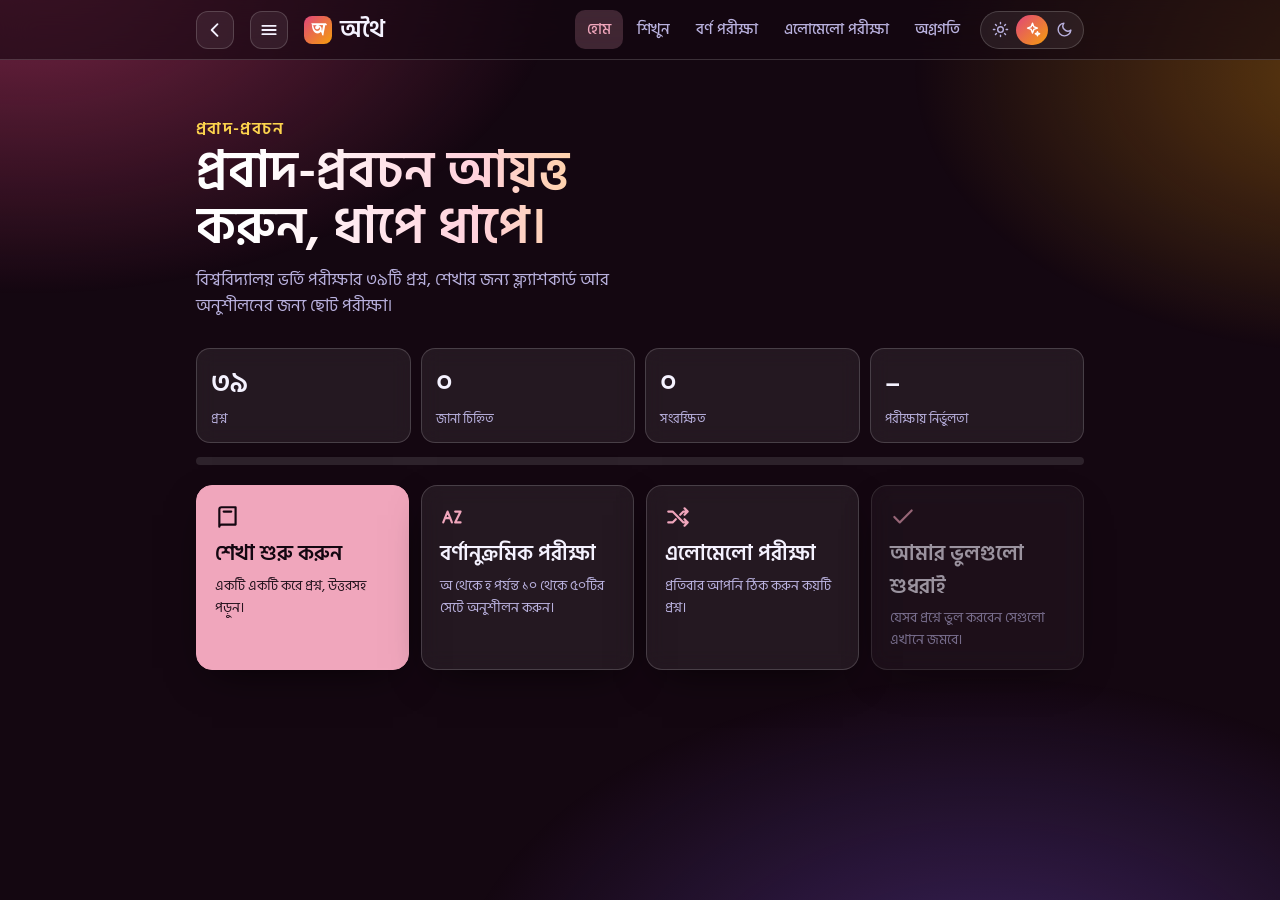
<file: athoi-prov.html>
<!DOCTYPE html>
<html lang="bn"><head><meta charset="utf-8">
<meta name="viewport" content="width=device-width, initial-scale=1, viewport-fit=cover">
<title>অথৈ – প্রবাদ-প্রবচন</title>
<meta name="description" content="অথৈ: বিশ্ববিদ্যালয় ভর্তি পরীক্ষার বাংলা প্রস্তুতি।"><meta name="theme-color" content="#12786a">
<link rel="preconnect" href="https://fonts.googleapis.com"><link href="https://fonts.googleapis.com/css2?family=Hind+Siliguri:wght@400;500;600;700&family=Tiro+Bangla:ital@0;1&display=swap" rel="stylesheet">
<style>
:root{--bg:#f4efe6;--sf:#fffdf8;--sf2:#efe6d8;--ink:#1e1916;--mut:#6d6258;--ln:#e3d7c6;--pr:#7c2f45;--pr2:#5e2234;--prt:#f8e8ec;--gold:#8d6230;--gt:#f8ecd8;--ok:#1d6b45;--okt:#e5f5ec;--bad:#a33b32;--badt:#fbeceb;--sh:0 1px 2px rgba(30,25,22,.05),0 10px 28px -16px rgba(30,25,22,.22);--on:#fff8f6;color-scheme:light}
@media(prefers-color-scheme:dark){:root:not([data-theme="light"]){--bg:#14110f;--sf:#1e1a17;--sf2:#2a2420;--ink:#f6efe8;--mut:#b3a69c;--ln:#3a322c;--pr:#e0a3ad;--pr2:#f0c2c8;--prt:#3a2428;--gold:#e4c07a;--gt:#3a2e1c;--ok:#8fd0ae;--okt:#163028;--bad:#f0b0a8;--badt:#3d221f;--sh:0 1px 2px rgba(0,0,0,.4);--on:#2a1216;color-scheme:dark}}
:root[data-theme="dark"]{--bg:#14110f;--sf:#1e1a17;--sf2:#2a2420;--ink:#f6efe8;--mut:#b3a69c;--ln:#3a322c;--pr:#e0a3ad;--pr2:#f0c2c8;--prt:#3a2428;--gold:#e4c07a;--gt:#3a2e1c;--ok:#8fd0ae;--okt:#163028;--bad:#f0b0a8;--badt:#3d221f;--sh:0 1px 2px rgba(0,0,0,.4);--on:#2a1216;color-scheme:dark}
:root{box-sizing:border-box;padding-top:env(safe-area-inset-top,0px);padding-bottom:env(safe-area-inset-bottom,0px)}html{scroll-padding-top:env(safe-area-inset-top,0px);-webkit-text-size-adjust:100%}
*,*::before,*::after{box-sizing:inherit}
body{margin:0;background:var(--bg);color:var(--ink);font:16px/1.55 "Hind Siliguri",system-ui,sans-serif;min-height:100vh}
button,input,select{font:inherit;color:inherit}button{cursor:pointer}
:focus-visible{outline:2px solid var(--pr);outline-offset:2px}
.wrap{max-width:920px;margin:0 auto;padding:16px 16px 96px}
header.top{position:sticky;top:env(safe-area-inset-top,0px);z-index:20;background:color-mix(in srgb,var(--bg) 88%,transparent);backdrop-filter:blur(10px);border-bottom:1px solid var(--ln)}
header.top>div{max-width:920px;margin:0 auto;display:flex;align-items:center;gap:8px;padding:10px 16px}
.logo{font:600 24px "Tiro Bangla",Georgia,serif;letter-spacing:.2px;margin-right:auto;cursor:pointer;display:flex;gap:8px;align-items:center}
.logo i{width:28px;height:28px;border-radius:8px;background:var(--pr);color:var(--on);display:grid;place-items:center;font:italic 600 18px "Tiro Bangla",serif}
nav.d{display:flex;gap:2px}nav.d a,nav.m a{padding:8px 12px;border-radius:10px;color:var(--mut);text-decoration:none;font-weight:500;font-size:15px}
nav.d a:hover{background:var(--sf2)}nav a.on{color:var(--pr);background:var(--prt)}
nav.m{display:none;position:fixed;left:0;right:0;bottom:0;z-index:20;background:var(--sf);border-top:1px solid var(--ln);padding:6px 6px calc(6px + env(safe-area-inset-bottom,0px))}
nav.m a{flex:1;text-align:center;font-size:14px;font-weight:600;line-height:1.2;padding:8px 2px;min-height:48px;display:flex;align-items:center;justify-content:center}
a.logo{color:inherit;text-decoration:none}.ib{border:1px solid var(--ln);background:var(--sf);border-radius:10px;width:38px;height:38px;display:grid;place-items:center}
h1,h2,h3{font-family:"Tiro Bangla",Georgia,serif;font-weight:600;margin:0}
.hero{padding:28px 0 8px}.hero h1{font-size:clamp(32px,6vw,52px);line-height:1.08;max-width:20ch;text-wrap:balance}.hero p{color:var(--mut);max-width:52ch;margin:12px 0 0;font-size:17px}
.grid{display:grid;gap:12px;grid-template-columns:repeat(auto-fit,minmax(210px,1fr));margin-top:20px}
.tile{display:flex;flex-direction:column;align-items:flex-start;justify-content:flex-start;background:var(--sf);border:1px solid var(--ln);border-radius:16px;padding:18px;text-align:left;box-shadow:var(--sh);transition:transform .15s,border-color .15s}
.tile:hover{transform:translateY(-2px);border-color:var(--pr)}.tile h3{font-size:21px;margin:8px 0 4px}.tile p{margin:0;color:var(--mut);font-size:14px}.tile svg{width:26px;height:26px;color:var(--pr)}
.tile:disabled{opacity:.6;cursor:not-allowed}.tile:disabled:hover{transform:none;border-color:var(--ln)}.tile.pri{background:var(--pr);border-color:var(--pr);color:var(--on)}.tile.pri p,.tile.pri svg{color:var(--on)}.tile.pri p{opacity:.92}
.stats{display:flex;gap:10px;flex-wrap:wrap;margin-top:20px}.stat{flex:1;min-width:120px;background:var(--sf);border:1px solid var(--ln);border-radius:14px;padding:12px 14px}.stat b{display:block;font:600 28px "Tiro Bangla",serif}.stat span{color:var(--mut);font-size:13px}
.bar{height:6px;background:var(--sf2);border-radius:9px;overflow:hidden}.bar i{display:block;height:100%;background:var(--pr);border-radius:9px;transition:width .3s}
.bar.lg{height:8px}
.btn{border:1px solid var(--ln);background:var(--sf);border-radius:12px;padding:10px 16px;font-weight:600;display:inline-flex;gap:6px;align-items:center;justify-content:center}
.btn:hover{border-color:var(--pr)}.btn.p{background:var(--pr);color:var(--on);border-color:var(--pr)}.btn.p:hover{background:var(--pr2)}.btn:disabled{opacity:.45;cursor:not-allowed}
.row{display:flex;gap:8px;flex-wrap:wrap;align-items:center}.sp{flex:1}
.chip{display:inline-flex;align-items:center;gap:6px;border:1px solid var(--ln);background:var(--sf);border-radius:99px;padding:5px 12px;font-size:14px;font-weight:500;color:var(--mut)}
.chip svg,.ans svg{width:18px;height:18px;flex:none}.ans.hid svg{vertical-align:-4px;margin-right:4px}.chip.on{background:var(--prt);color:var(--pr);border-color:var(--pr)}
.chip[disabled]{opacity:.35}
input[type=search],input[type=number],input.t,select{background:var(--sf);border:1px solid var(--ln);border-radius:12px;padding:10px 12px;min-height:42px}
input[type=search]{flex:1;min-width:160px}
.az{display:flex;gap:4px;flex-wrap:wrap;margin:12px 0}.az button{width:32px;height:32px;border-radius:9px;border:1px solid var(--ln);background:var(--sf);font-weight:600;font-size:13px;color:var(--mut)}.az button.on{background:var(--pr);color:var(--on);border-color:var(--pr)}.az button:disabled{opacity:.3;cursor:default}
.card{background:var(--sf);border:1px solid var(--ln);border-radius:20px;padding:22px;box-shadow:var(--sh);margin-top:14px}
.badge{font-size:12.5px;font-weight:600;padding:3px 10px;border-radius:99px;background:var(--gt);color:var(--gold)}.badge.K{background:var(--prt);color:var(--pr)}.eyebrow{margin:0 0 6px;font-weight:600;font-size:13px;letter-spacing:.08em;text-transform:uppercase;color:var(--pr)}.stem u,.tq u{text-decoration-thickness:2px;text-underline-offset:4px;text-decoration-color:var(--pr)}
.no{color:var(--mut);font-size:13px}
.hw{font-size:clamp(34px,8vw,56px);line-height:1.1;margin:14px 0 4px;word-break:break-word;display:flex;align-items:center;gap:10px;flex-wrap:wrap}
.stem{color:var(--mut);margin:4px 0 14px;font-size:16px}
.ans{border-radius:14px;padding:14px 16px;background:var(--okt);border:1px solid color-mix(in srgb,var(--ok) 35%,transparent)}.ans small{color:var(--ok);font-weight:600;display:block}.ans b{font:600 26px "Tiro Bangla",serif;color:var(--ok)}
.ans.hid{background:var(--sf2);border:1px dashed var(--ln);text-align:center;cursor:pointer;color:var(--mut)}
.oth{display:flex;gap:6px;flex-wrap:wrap;margin:12px 0}.oth span{background:var(--sf2);border-radius:9px;padding:3px 10px;font-size:14px;color:var(--mut)}
.bn{margin-top:14px;padding-top:14px;border-top:1px dashed var(--ln)}.bn label{font-size:13px;color:var(--mut);display:block;margin-bottom:6px}.bn input{width:100%;font-family:"Hind Siliguri",sans-serif}.bn a{font-size:13px;color:var(--pr)}
.ico{border:1px solid var(--ln);background:var(--sf);border-radius:10px;width:36px;height:36px;display:grid;place-items:center;color:var(--mut)}.ico.on{color:var(--gold);border-color:var(--gold);background:var(--gt)}.ico.ok.on{color:var(--ok);border-color:var(--ok);background:var(--okt)}
.ico svg,.ib svg{width:19px;height:19px}
.pg{display:flex;align-items:center;gap:10px;margin-top:14px}.pg .bar{flex:1}
h2.s{font-size:26px;margin:22px 0 6px}.mut{color:var(--mut)}
.sets{display:grid;gap:10px;grid-template-columns:repeat(auto-fill,minmax(200px,1fr));margin-top:12px}
.set{background:var(--sf);border:1px solid var(--ln);border-radius:14px;padding:14px;text-align:left}.set:hover{border-color:var(--pr)}.set b{font:600 19px "Tiro Bangla",serif;display:block}.set span{font-size:13px;color:var(--mut)}.set em{font-style:normal;font-size:12px;color:var(--ok);font-weight:600}
.seg{display:inline-flex;border:1px solid var(--ln);border-radius:12px;overflow:hidden;background:var(--sf)}.seg button{border:0;background:none;padding:8px 14px;font-weight:600;color:var(--mut)}.seg button.on{background:var(--pr);color:var(--on)}
.cnt{display:flex;align-items:center;gap:8px}.cnt input{width:90px;text-align:center;font-size:22px;font-weight:600}
.tq{font:600 clamp(24px,5vw,34px)/1.25 "Tiro Bangla",Georgia,serif;margin:6px 0 16px}
.opt{display:flex;gap:12px;align-items:center;width:100%;text-align:left;background:var(--sf);border:1.5px solid var(--ln);border-radius:14px;padding:13px 14px;margin-bottom:10px;font-size:17px;transition:border-color .12s,background .12s}
.opt:hover:not(:disabled){border-color:var(--pr)}.opt i{font-style:normal;width:28px;height:28px;border-radius:8px;background:var(--sf2);display:grid;place-items:center;font-weight:700;font-size:13px;flex:none;color:var(--mut)}
.opt.ok{background:var(--okt);border-color:var(--ok)}.opt.ok i{background:var(--ok);color:var(--on)}.opt.no{background:var(--badt);border-color:var(--bad)}.opt.no i{background:var(--bad);color:var(--on)}.opt:disabled{cursor:default}
.fb{padding:10px 14px;border-radius:12px;font-weight:600;margin:4px 0 10px}.fb.ok{background:var(--okt);color:var(--ok)}.fb.no{background:var(--badt);color:var(--bad)}.fb small{display:block;font-weight:400;color:var(--mut)}
.nv{display:flex;gap:6px;flex-wrap:wrap;margin-top:16px}.nv button{width:34px;height:34px;border-radius:9px;border:1px solid var(--ln);background:var(--sf);font-size:13px;font-weight:600;color:var(--mut)}.nv .c{background:var(--ok);color:var(--on);border-color:var(--ok)}.nv .w{background:var(--bad);color:var(--on);border-color:var(--bad)}.nv .cur{outline:2px solid var(--pr);outline-offset:1px}
.ring{width:150px;height:150px;border-radius:50%;display:grid;place-items:center;background:conic-gradient(var(--ok) calc(var(--p)*1%),var(--sf2) 0)}.ring div{width:118px;height:118px;border-radius:50%;background:var(--sf);display:grid;place-items:center;font:600 34px "Tiro Bangla",serif}
.rv{background:var(--sf);border:1px solid var(--ln);border-left:4px solid var(--ok);border-radius:12px;padding:12px 14px;margin-top:10px}.rv.w{border-left-color:var(--bad)}.rv b{font-weight:600}.rv .mut{font-size:14px}
table{width:100%;border-collapse:collapse;font-size:14px}td,th{padding:8px 6px;border-bottom:1px solid var(--ln);text-align:left}th{color:var(--mut);font-weight:500}
.scr{overflow-x:auto}
dialog{border:1px solid var(--ln);border-radius:18px;background:var(--sf);color:var(--ink);padding:0;width:min(560px,94vw);max-height:80vh}dialog::backdrop{background:rgba(0,0,0,.5)}dialog .h{padding:14px 16px;border-bottom:1px solid var(--ln);display:flex;align-items:center}dialog .b{overflow:auto;max-height:60vh;padding:6px}
.li{display:flex;width:100%;gap:10px;text-align:left;border:0;background:none;padding:9px 10px;border-radius:10px}.li:hover,.li.on{background:var(--prt)}.li b{font-weight:600}.li span{color:var(--mut);margin-left:auto;font-size:13px}
.toast{position:fixed;left:50%;bottom:90px;transform:translateX(-50%);background:var(--ink);color:var(--bg);padding:8px 16px;border-radius:99px;font-size:14px;z-index:50}
@media(max-width:720px){nav.d{display:none}nav.m{display:flex}.wrap{padding-bottom:110px}.logo{font-size:21px}}
@media(prefers-reduced-motion:reduce){*{transition:none!important}}
.hr{display:flex;align-items:center;gap:8px}a.all{font-size:13px;font-weight:600;color:var(--pr);text-decoration:none;border:1px solid var(--ln);background:var(--sf);padding:8px 12px;border-radius:10px;white-space:nowrap}
/* shared */
.opt.ok{animation:pop .35s}.opt.no{animation:shk .35s}
@keyframes pop{50%{transform:scale(1.03)}}@keyframes shk{25%{transform:translateX(-6px)}75%{transform:translateX(6px)}}
.cf{position:fixed;top:-12px;width:9px;height:14px;border-radius:2px;z-index:99;pointer-events:none;animation:cfall linear forwards}
@keyframes cfall{to{transform:translateY(105vh) rotate(720deg);opacity:.9}}
/* theme switch */
.tsw{position:relative;display:grid;grid-template-columns:repeat(3,32px);padding:3px;border-radius:99px;border:1px solid var(--ln);background:var(--sf)}
.tsw::before{content:"";position:absolute;top:3px;bottom:3px;left:3px;width:32px;border-radius:99px;background:var(--pr);transform:translateX(calc(var(--i,1)*100%));transition:transform .3s cubic-bezier(.3,1.5,.5,1)}
.tsw button{position:relative;z-index:1;height:30px;border:0;background:none;display:grid;place-items:center;color:var(--mut);transition:color .2s}
.tsw button.on{color:var(--on)}.tsw svg{width:17px;height:17px;fill:none;stroke:currentColor;stroke-width:2;stroke-linecap:round;stroke-linejoin:round}
@media(max-width:420px){a.all{padding:8px 10px;font-size:12.5px}}
/* vivid theme (my style) */
:root[data-theme=vivid]{--bg:#140711;--sf:rgba(255,255,255,.07);--sf2:rgba(255,255,255,.11);--ink:#f5f2ff;--mut:#b9b1de;--ln:rgba(255,255,255,.17);--pr:#f0a6bc;--pr2:#e0457b;--prt:rgba(240,166,188,.2);--gold:#fcd34d;--gt:rgba(252,211,77,.16);--ok:#34d399;--okt:rgba(52,211,153,.17);--bad:#fb7185;--badt:rgba(251,113,133,.17);--sh:0 14px 40px -16px rgba(0,0,0,.75);--on:#140711;color-scheme:dark}
[data-theme=vivid] body{background:var(--bg)}
[data-theme=vivid] body::before{content:"";position:fixed;inset:-25%;z-index:-1;pointer-events:none;background:radial-gradient(40% 35% at 18% 14%,rgba(224,69,123,.5),transparent 70%),radial-gradient(34% 30% at 88% 22%,rgba(245,158,11,.34),transparent 70%),radial-gradient(40% 36% at 68% 92%,rgba(139,92,246,.34),transparent 70%);animation:aur 20s ease-in-out infinite alternate}
@keyframes aur{to{transform:translate3d(-5%,4%,0) rotate(7deg) scale(1.12)}}
[data-theme=vivid] header.top,[data-theme=vivid] nav.m{background:rgba(20,7,17,.62);backdrop-filter:blur(16px)}
[data-theme=vivid] .card,[data-theme=vivid] .stat,[data-theme=vivid] .opt,[data-theme=vivid] .chip,[data-theme=vivid] .btn,[data-theme=vivid] .tt,[data-theme=vivid] .cnt input,[data-theme=vivid] .ico{backdrop-filter:blur(10px)}
[data-theme=vivid] h1,[data-theme=vivid] h2,[data-theme=vivid] h3,[data-theme=vivid] .logo,[data-theme=vivid] .tq{font-family:"Hind Siliguri",system-ui,sans-serif}
[data-theme=vivid] .mxh h2,[data-theme=vivid] h2.s{background:linear-gradient(90deg,#fff 10%,#ffd1dc 50%,#fcd34d);-webkit-background-clip:text;background-clip:text;color:transparent}
[data-theme=vivid] .logo i,[data-theme=vivid] .tsw::before{background:linear-gradient(135deg,#e0457b,#f59e0b);color:#fff}
[data-theme=vivid] .tsw button.on{color:#fff}
[data-theme=vivid] .btn.p{background:linear-gradient(135deg,#e0457b,#f59e0b);color:#fff;border:0;box-shadow:0 10px 28px -10px rgba(224,69,123,.9);position:relative;overflow:hidden}
[data-theme=vivid] .btn.p:not(:disabled):hover{filter:brightness(1.1);transform:translateY(-1px)}
[data-theme=vivid] .btn.p:disabled{opacity:.4;box-shadow:none}
[data-theme=vivid] #go:not(:disabled){animation:glow 2.4s ease-in-out infinite}
@keyframes glow{50%{box-shadow:0 10px 34px -4px rgba(245,158,11,.8)}}
[data-theme=vivid] .chip.on{background:linear-gradient(135deg,rgba(224,69,123,.5),rgba(245,158,11,.35));border-color:rgba(240,166,188,.7);color:#fff}
[data-theme=vivid] .bar i{background:linear-gradient(90deg,#e0457b,#f59e0b,#34d399)}
[data-theme=vivid] .ring{background:conic-gradient(#f59e0b calc(var(--p)*1%),rgba(255,255,255,.12) 0);box-shadow:0 0 40px -8px rgba(245,158,11,.6)}
[data-theme=vivid] .opt:hover:not(:disabled){border-color:var(--pr);background:rgba(240,166,188,.14);transform:translateX(3px)}
[data-theme=vivid] .opt i{background:rgba(255,255,255,.12);color:#fff}
[data-theme=vivid] .nv button.cur{outline:2px solid #f59e0b}
[data-theme=vivid] a.all{background:rgba(255,255,255,.08)}
@media(prefers-reduced-motion:reduce){[data-theme=vivid] body::before,#go{animation:none!important}}

[data-theme=vivid] .tile,[data-theme=vivid] .set,[data-theme=vivid] .stat,[data-theme=vivid] table{backdrop-filter:blur(10px)}
[data-theme=vivid] .tile:hover,[data-theme=vivid] .set:hover{border-color:var(--pr);transform:translateY(-2px)}
[data-theme=vivid] .hero h1,[data-theme=vivid] .stat b{font-family:"Hind Siliguri",system-ui,sans-serif}
[data-theme=vivid] .hero h1{background:linear-gradient(90deg,#fff 10%,#ffd1dc 50%,#fcd34d);-webkit-background-clip:text;background-clip:text;color:transparent}
[data-theme=vivid] .eyebrow{color:#fcd34d}

/* colourful options */
.opt{--oc:var(--pr);position:relative;overflow:hidden}
.opt:nth-of-type(1){--oc:#a78bfa}.opt:nth-of-type(2){--oc:#22d3ee}.opt:nth-of-type(3){--oc:#fbbf24}.opt:nth-of-type(4){--oc:#f472b6}.opt:nth-of-type(5){--oc:#34d399}
.opt i{background:var(--oc)!important;color:#16122e!important;font-weight:800;font-style:normal;transition:transform .2s}
.opt:not(:disabled):hover{border-color:var(--oc)!important;background:color-mix(in srgb,var(--oc) 16%,var(--sf))!important;transform:translateX(4px)}
.opt:not(:disabled):active{transform:scale(.98)}.opt:not(:disabled):hover i{transform:scale(1.12) rotate(-6deg)}
.opt.ok{border-color:#22c55e!important;background:linear-gradient(90deg,rgba(34,197,94,.34),rgba(34,197,94,.1))!important;box-shadow:0 0 0 1px #22c55e inset,0 12px 28px -14px #22c55e}
.opt.ok i{background:#22c55e!important;color:#052e12!important}.opt.ok::after{content:"✓";margin-left:auto;font-weight:900;color:#22c55e;font-size:21px}
.opt.no{border-color:#ef4444!important;background:linear-gradient(90deg,rgba(239,68,68,.32),rgba(239,68,68,.08))!important;box-shadow:0 0 0 1px #ef4444 inset,0 12px 28px -14px #ef4444}
.opt.no i{background:#ef4444!important;color:#fff!important}.opt.no::after{content:"✕";margin-left:auto;font-weight:900;color:#ef4444;font-size:21px}
.opt:disabled:not(.ok):not(.no){opacity:.5}
.fb{font-weight:800;font-size:18px;border-radius:14px}.fb small{color:var(--ink)!important;font-weight:500}
.fb.ok{background:linear-gradient(135deg,rgba(34,197,94,.28),rgba(34,211,238,.14))!important;border:1px solid #22c55e;color:#22c55e!important}
.fb.no{background:linear-gradient(135deg,rgba(239,68,68,.28),rgba(251,146,60,.14))!important;border:1px solid #ef4444;color:#ef4444!important}
[data-theme=light] .fb.ok,[data-theme=light] .opt.ok::after{color:#15803d!important}[data-theme=light] .fb.no,[data-theme=light] .opt.no::after{color:#b91c1c!important}
.nv button.c{background:#22c55e!important;border-color:#22c55e!important;color:#052e12!important}.nv button.w{background:#ef4444!important;border-color:#ef4444!important;color:#fff!important}
/* header buttons + drawer */
.hb{width:38px;height:38px;flex:none;border-radius:12px;border:1px solid var(--ln);background:var(--sf);display:grid;place-items:center;color:var(--ink);margin-right:8px}
.hb svg{width:20px;height:20px;fill:none;stroke:currentColor;stroke-width:2.2;stroke-linecap:round;stroke-linejoin:round}
.dov{position:fixed;inset:0;z-index:60;background:rgba(5,3,20,.55);backdrop-filter:blur(3px);opacity:0;pointer-events:none;transition:opacity .25s}
.drw{position:fixed;top:0;bottom:0;left:0;width:min(84vw,330px);z-index:61;background:color-mix(in srgb,var(--bg) 97%,#000);border-right:1px solid var(--ln);box-shadow:20px 0 60px -20px rgba(0,0,0,.6);transform:translateX(-105%);visibility:hidden;transition:transform .3s cubic-bezier(.2,.9,.3,1),visibility .3s;overflow:auto;padding:calc(14px + env(safe-area-inset-top,0px)) 14px 30px}
.dopen .dov{opacity:1;pointer-events:auto}.dopen .drw{transform:none;visibility:visible}.dopen{overflow:hidden}
.drw .dh{display:flex;align-items:center;justify-content:space-between;margin-bottom:14px}
.drw .dl{display:flex;align-items:center;gap:8px;font:600 22px "Tiro Bangla",Georgia,serif;color:var(--ink)}
.drw .dl i{width:28px;height:28px;border-radius:8px;background:var(--pr);color:var(--on);display:grid;place-items:center;font:italic 600 18px "Tiro Bangla",serif}
.drw .dh button{width:38px;height:38px;border-radius:12px;border:1px solid var(--ln);background:var(--sf);color:var(--ink);font-size:16px}
.drw nav{display:flex;flex-direction:column;gap:4px}
.drw nav a{display:flex;align-items:center;gap:12px;padding:13px 14px;border-radius:14px;font-weight:600;color:var(--ink);text-decoration:none;transition:background .15s,transform .15s}
.drw nav a:hover{background:var(--sf2);transform:translateX(3px)}.drw nav a.on{background:var(--prt);color:var(--pr)}
.drw nav a i{width:12px;height:12px;border-radius:50%;flex:none}
.drw nav h4{margin:16px 6px 4px;font-size:12px;letter-spacing:.1em;text-transform:uppercase;color:var(--mut)}
.drw nav a.mixl{margin:6px 0;color:#fff;background:linear-gradient(115deg,#5b3df5,#0ea5e9,#10b981,#f59e0b,#ec4899);background-size:250% 250%;animation:dmix 8s ease-in-out infinite;box-shadow:0 10px 24px -10px rgba(91,61,245,.8)}
@keyframes dmix{0%,100%{background-position:0% 50%}50%{background-position:100% 50%}}

/* progress / marking / saved */
.starb{float:right;margin-left:8px;border:1.5px solid var(--ln);background:var(--sf);color:var(--mut);border-radius:99px;padding:6px 12px;font-weight:700;font-size:13.5px;transition:all .2s}
.starb.on{background:#fbbf24;border-color:#fbbf24;color:#3b2a00;box-shadow:0 6px 16px -8px #fbbf24}.starb:hover{transform:scale(1.05)}
.rv{position:relative}.rv .starb{padding:4px 10px;margin:0 0 4px 8px}
.mkb{margin-top:16px}.mkh{display:flex;justify-content:space-between;align-items:center;gap:10px;flex-wrap:wrap}
.mkg{display:grid;grid-template-columns:1fr 1fr;gap:12px;margin-top:10px}.mkg label{display:flex;flex-direction:column;gap:6px;font-size:13.5px;color:var(--mut);font-weight:600}
.mkg input{height:44px;border-radius:12px;border:1.5px solid var(--ln);background:var(--sf);color:var(--ink);font:700 18px inherit;padding:0 12px;width:100%}
.mst{display:grid;grid-template-columns:repeat(4,1fr);gap:8px;margin:4px 0 8px}.mst .mb{border-radius:14px;padding:10px 4px;background:var(--sf2);text-align:center}
.mst .mb b{display:block;font:800 22px "Hind Siliguri",sans-serif}.mst .mb span{font-size:12px;color:var(--mut)}
.mst .ok{background:rgba(34,197,94,.18)}.mst .ok b{color:#22c55e}.mst .no{background:rgba(239,68,68,.18)}.mst .no b{color:#ef4444}
.ptabs{display:flex;width:100%;margin:6px 0 14px}.ptabs button{flex:1;padding:10px 4px;font-size:13.5px}.ptabs em{font-style:normal;font-size:11.5px;background:var(--prt);color:var(--pr);padding:1px 6px;border-radius:99px;margin-left:3px}
.rcard{position:relative;display:flex;align-items:center;justify-content:space-between;gap:10px;padding:14px 44px 14px 16px;margin-bottom:10px;border-radius:16px;border:1px solid var(--ln);background:var(--sf);cursor:pointer;transition:transform .15s,border-color .15s}
.rcard:hover{transform:translateY(-2px);border-color:var(--pr)}.rcard .rl b{display:block}.rcard .rl span{font-size:12.5px}
.rcard .rr{text-align:right;white-space:nowrap}.rcard .rr b{font:800 20px "Hind Siliguri",sans-serif}.rcard .rr small{font-size:13px;color:var(--mut);font-weight:600}
.pcb{display:block;margin-top:2px;font-size:12.5px;font-weight:800;padding:2px 9px;border-radius:99px;width:max-content;margin-left:auto}.pcb.g{background:rgba(34,197,94,.2);color:#22c55e}.pcb.y{background:rgba(251,191,36,.22);color:#d99a00}.pcb.r{background:rgba(239,68,68,.2);color:#ef4444}
.rdel{position:absolute;right:8px;top:8px;width:28px;height:28px;border-radius:50%;border:0;background:transparent;color:var(--mut);font-size:15px}.rdel:hover{background:rgba(239,68,68,.2);color:#ef4444}
.mrow{display:flex;align-items:center;gap:12px;padding:14px;margin-bottom:10px;border-radius:16px;border:1px solid var(--ln);background:var(--sf)}.mrow .mq{flex:1;min-width:0}
.tick{flex:none;width:46px;height:46px;border-radius:50%;border:2px solid #22c55e;background:transparent;color:#22c55e;font-size:22px;font-weight:900;transition:all .2s}.tick:hover{background:#22c55e;color:#052e12;transform:scale(1.1)}
.tick.star{border-color:#fbbf24;color:#fbbf24}.tick.star:hover{background:#fbbf24;color:#3b2a00}
.mix p{max-width:calc(100% - 84px)}</style><script>try{document.documentElement.dataset.theme=localStorage.getItem("athoiথিম")||"vivid"}catch(e){document.documentElement.dataset.theme="vivid"}</script><link rel="icon" href="favicon.svg" type="image/svg+xml"><meta name="theme-color" content="#7c2f45"></head><body>
<header class="top"><div><button class="hb" id="bk" aria-label="পেছনে যান" title="পেছনে"><svg viewBox="0 0 24 24"><path d="M15 5l-7 7 7 7"/></svg></button><button class="hb" id="mb" aria-label="মেনু খুলুন" title="মেনু"><svg viewBox="0 0 24 24"><path d="M4 7h16M4 12h16M4 17h16"/></svg></button><a class="logo" href="index.html"><i>অ</i>অথৈ</a><nav class="d" id="nd"></nav><span class="hr"><div class="tsw" id="tsw" role="group" aria-label="থিম"><button data-th="light" title="লাইট থিম" aria-label="লাইট থিম"><svg viewBox="0 0 24 24"><circle cx="12" cy="12" r="4"/><path d="M12 2v2M12 20v2M4.9 4.9l1.4 1.4M17.7 17.7l1.4 1.4M2 12h2M20 12h2M4.9 19.1l1.4-1.4M17.7 6.3l1.4-1.4"/></svg></button><button data-th="vivid" title="ভিভিড থিম" aria-label="ভিভিড থিম"><svg viewBox="0 0 24 24"><path d="M12 3l1.9 5.1L19 10l-5.1 1.9L12 17l-1.9-5.1L5 10l5.1-1.9z"/><path d="M19 15l.8 2.2L22 18l-2.2.8L19 21l-.8-2.2L16 18l2.2-.8z"/></svg></button><button data-th="dark" title="ডার্ক থিম" aria-label="ডার্ক থিম"><svg viewBox="0 0 24 24"><path d="M21 12.8A9 9 0 1 1 11.2 3a7 7 0 0 0 9.8 9.8z"/></svg></button></div></span></div></header><div class="dov" id="dov"></div><aside class="drw" id="drw" aria-hidden="true"></aside>
<main class="wrap" id="app"></main><nav class="m" id="nm"></nav><dialog id="dg"></dialog>
<script>
const D=[{"n":1,"h":"উলুবনে মুক্তা ছড়ানো","q":"'উলুবনে মুক্তা ছড়ানো' প্রচলিত এমন শব্দগুচ্ছকে বলে –","o":["প্রবাদ-প্রবচন","এককথায় প্রকাশ","ভাবসম্প্রসারণ","বাক্য সংকোচন"],"a":0,"k":"K"},{"n":2,"h":"ঢাক ঢাক গুড় গুড়","q":"কোন বাক্যে 'ঢাক ঢাক গুড় গুড়' প্রবাদটির বিশেষ অর্থ প্রকাশ পেয়েছে?","o":["ঢাক ঢাক গুড় গুড় করে কি লাভ, কাজে লেগে যাও","ঢাক ঢাক গুড় গুড় করে কি লাভ, আসল কথাটি বল","ঢাক ঢাক গুড় গুড় করে কি লাভ, কি খাবে বল","ঢাক ঢাক গুড় গুড় করে কি লাভ, নিজের পায়ে দাঁড়াও"],"a":1,"k":"K"},{"n":3,"h":"উভয়কুল রক্ষা","q":"‘উভয়কুল রক্ষা' অর্থে ব্যবহৃত প্রবচন কোনটি?","o":["কারো পৌষ মাস, কারো সর্বনাশ","সাপও মরে, লাঠিও না ভাঙে","চাল না চুলো, ঢেঁকী না কুলো","বোঝার উপর, শাকের আঁটি"],"a":1,"k":"K"},{"n":4,"h":"","q":"কোন প্রবচন বাক্য ব্যবহারিক দিক হতে সঠিক?","o":["যত গর্জে তত বৃষ্টি হয় না","নাচতে না জানলে উঠোন ভাঙ্গা","অধিক সন্ন্যাসীতে গাঁজন নষ্ট","যেখানে বাঘের ভয় সেখানে বিপদ হয়"],"a":2,"k":"K"},{"n":5,"h":"ডাকাবুকো","q":"'ডাকাবুকো' প্রবাদটির অর্থ কি?","o":["বদরাগী","চাটুকার","দুরন্ত","ভণ্ড","কোনোটিই নয়"],"a":4,"k":"K"},{"n":6,"h":"গুণহীনের ব্যর্থ আস্ফালন","q":"'গুণহীনের ব্যর্থ আস্ফালন' –","o":["কানা ছেলের নাম পদ্মলোচন","অসারের তর্জন-গর্জন সার","ঘুঘু দেখেছ ফাঁদ দেখনি","আসলে মুষল নেই, ঢেঁকি ঘরে চাঁদোয়া"],"a":1,"k":"K"},{"n":7,"h":"","q":"'বাবার সামান্য আয়ে সংসারই চলে না, সেখানে আমার বিদেশ যাওয়ার শখ ছেঁড়া চুলে খোঁপা বাঁধার মতই হাস্যকর'- এ বাক্যে 'ছেড়া চুলে খোঁপা বাঁধা' কোন অর্থে ব্যবহৃত হয়েছে?","o":["অর্থের অভাব","দুরাশা","দুর্ভাগ্য","বৃথা চেষ্টা"],"a":3,"k":"K"},{"n":8,"h":"মাছি মারা কেরানি","q":"‘মাছি মারা কেরানি’- প্রবচনটির অর্থ—","o":["মূর্খ","অগ্র-পশ্চাৎ বিবেচনাহীন","দূরদৃষ্টির অভাব","বিচারবোধহীন নকলনবিশ"],"a":3,"k":"K"},{"n":9,"h":"বন্যেরা বনে সুন্দর, শিশুরা মাতৃক্রোড়ে","q":"“বন্যেরা বনে সুন্দর, শিশুরা মাতৃক্রোড়ে” এটি কী?","o":["প্রবাদ","ডাকের বচন","খনার বচন","ছড়াংশ"],"a":0,"k":"K"},{"n":10,"h":"পাওয়ার আগে ভোগের আয়োজন","q":"'পাওয়ার আগে ভোগের আয়োজন ' এ কথাটির প্রবাদ বাক্য কোনটি?","o":["খাল কেটে কুমির আনা","ছাই ফেলতে ভাঙ্গা কুলো","ঝোপ বুঝে কোপ মারা","গাছে কাঁঠাল গোঁফে তেল"],"a":3,"k":"K"},{"n":11,"h":"","q":"‘সময়ে কাজে না লাগালে অসময়ে পথে ফেরানো কঠিন' – এই অর্থের সাথে প্রযোজ্য প্রবচন কোনটি?","o":["নির্গুণ পুরুষের ভোজন সার, করেন সদাই মার মার","উঠন্তি মূলো পত্তনেই চেনা যায়","নদী, নারী, শৃঙ্গধারী— এ তিনে না বিশ্বাস করি","কাঁচায় না নোয়ালে বাঁশ, পাকলে করে ঠাস ঠাস"],"a":3,"k":"K"},{"n":12,"h":"","q":"‘পড়েছি মোগলের হাতে খানা খেতে হবে সাথে'-এর অর্থ কি?","o":["ভদ্র ব্যক্তির সাথে খাদ্য খাওয়া","সুদিন হঠাৎ করে ফিরে আসা","মোগলের সাথে বসে খাদ্য খাওয়া","বিপদে পড়ে কাজ করা"],"a":3,"k":"K"},{"n":13,"h":"পর্বতের মূষিক প্রসব","q":"‘পর্বতের মূষিক প্রসব' প্রবচনটির অর্থ—","o":["বিপুল উদ্যোগে তুচ্ছ অর্জন","বহু প্রত্যাশিত অর্জন","বিরাট আয়োজন","গুরুতর বিষয় খুঁজে পাওয়া"],"a":0,"k":"K"},{"n":14,"h":"ভেড়ার গোয়ালে আগুন লাগা","q":"‘ভেড়ার গোয়ালে আগুন লাগা' প্রবাদটির অর্থ—","o":["আকস্মিক বিপদ","অকার্যকর কোলাহল","অসহায় অবস্থা","অযথা আড়ম্বর"],"a":1,"k":"K"},{"n":15,"h":"জলে কুমির ডাঙায় বাঘ","q":"‘জলে কুমির ডাঙায় বাঘ' প্রবাদটির অর্থ কী?","o":["গা বাঁচিয়ে চলা","ক্ষণস্থায়ী","উত্তেজনা বৃদ্ধি করা","উভয় দিকে বিপদ"],"a":3,"k":"K"},{"n":16,"h":"জলের রেখা, খলের পিরিতি","q":"‘জলের রেখা, খলের পিরিতি' প্রবাদটির অর্থ কী?","o":["নিরপেক্ষ","ক্ষণস্থায়ী","ক্ষতি হওয়া","নির্বাক হয়ে থাকা"],"a":1,"k":"K"},{"n":17,"h":"না পড়ে পণ্ডিত","q":"‘না পড়ে পণ্ডিত' প্রবচনটির অর্থ—","o":["ডিগ্রিবিহীন পণ্ডিত","স্বভাব পণ্ডিত","কোনো বিষয়ে না জেনে পাণ্ডিত্য প্রকাশ করা","মহাজ্ঞানী"],"a":2,"k":"K"},{"n":18,"h":"ডানায় ভর দিয়ে চলা","q":"'ডানায় ভর দিয়ে চলা' প্রবাদটির অর্থ কী?","o":["শূন্যলোকে ভাসা","গোপনে কাজ করা","গা বাঁচিয়ে চলা","নিশ্চিতে দিন কাটানো"],"a":3,"k":"K"},{"n":19,"h":"ভানুমতীর খেল","q":"'ভানুমতীর খেল' প্রবচনটি বোঝায়—","o":["চালবাজি","ফটকাবাজি","ফেরববাজি","ভেলকিবাজি"],"a":3,"k":"K"},{"n":20,"h":"","q":"কোনটি প্রবাদ?","o":["বোমা ফাটানো","চড়াই উত্তাই","পাড়াপড়শির চক্ষুশূল","ধর্মের কল বাতাসে নড়ে"],"a":3,"k":"K"},{"n":21,"h":"","q":"'অনাচার-অপকর্ম শেষ পর্যন্ত গোপন থাকে না।' – এই কথাটি নিচের কোন প্রবাদ প্রবচন ধারণ করে আছে?","o":["শাক দিয়ে মাছ ঢাকা যায় না","ধর্মের কল বাতাসে নড়ে","চোরে না শোনে ধর্মের কাহিনি","লাভের গুড় পিঁপড়েয় খায়"],"a":1,"k":"K"},{"n":22,"h":"","q":"ফেলো কড়ি, মাখো তেল' বলতে বোঝায়—","o":["পরের ক্ষতি করে আত্মস্বার্থ হাসিল","আবদারহীন নগদ কারবার","অপ্রাসঙ্গিক প্রসঙ্গের অবতারণা","স্বাভাবিক ক্ষমতার বাইরে প্রতিপত্তি"],"a":1,"k":"K"},{"n":23,"h":"","q":"‘যতবড় মুখ নয়, তত বড় কথা'- এখানে মুখ বলতে কী বোঝাচ্ছে?","o":["অনুভূতি","গালি","প্রত্যঙ্গ","শক্তি"],"a":3,"k":"K"},{"n":24,"h":"","q":"কোনটি প্রবচন?","o":["ধরাকে সরা জ্ঞান করা","পুরোনো চাল ভাতে বাড়ে","ফুলের ঘায়ে মূর্ছা যাওয়া","দুধের স্বাদ ঘোলে মেটানো","মহাভারত অশুদ্ধ হওয়া"],"a":1,"k":"K"},{"n":25,"h":"দশ চক্রে ভগবান ভূত","q":"“দশ চক্রে ভগবান ভূত'- প্রবাদটি কি অর্থ বোঝায়?","o":["দশ জনের চক্রান্তে ন্যায়কে অন্যায় করা","একতাই শক্তি, একাতে অসম্ভব","দশ জনের চক্রান্তে ভগবানকে মিথ্যা প্রমাণ করা","প্রয়োজনে নিকৃষ্ট জিনিসের ব্যবহার"],"a":0,"k":"K"},{"n":26,"h":"","q":"“বড়র পিরিতি বালির বাঁধ ক্ষণেক হাতে দড়ি, ক্ষণেকে চাঁদ'- প্রবাদটি কি অর্থে ব্যবহৃত হয়?","o":["ঝামেলার উপর ঝামেলা","প্রয়োজনীয় কাজে যথাযথ খরচ","যোগ্য শাসনে বাদী বিবাদী উভয়ে ভীত","নিশ্চিত সাফল্য হাতছাড়া করে দেয়া","কোনোটিই নয়"],"a":4,"k":"K"},{"n":27,"h":"ভদ্রতার বালাই","q":"‘ভদ্রতার বালাই' প্রবাদটির অর্থ—","o":["মূর্খ","অসাধারণ সৌজন্যবোধ","সাধারণ সৌজন্যবোধ","অপরাধবোধ","অকৃতজ্ঞ"],"a":2,"k":"K"},{"n":28,"h":"নাক","q":"নিজের নাক কেটে পরের যাত্রা ভঙ্গ করতে চাও? এখানে 'নাক' কি অর্থে ব্যবহ হয়েছে?","o":["নাসিকা","লজ্জাজনক শাস্তি","ক্ষতি স্বীকার","অবজ্ঞা করা"],"a":2,"k":"K"},{"n":29,"h":"কপাল গুণে গোপাল ঠাকুর","q":"‘কপাল গুণে গোপাল ঠাকুর' প্রবাদটির অর্থ—","o":["অসুন্দরকে বেমানানভাবে সজ্জিত করা","ভালো কথার খারাপ ব্যাখ্যা","মূর্খ লোকের জ্ঞানী কথা","অযোগ্যর ভাগ্যগুণে বড় হওয়া","মূর্খ জ্ঞানীর কদর বোঝে না"],"a":3,"k":"K"},{"n":30,"h":"","q":"There are lees to every wine' – প্রবাদটির অর্থ","o":["জলেই জল বাঁধে","চোর না শোনে ধর্মের কাহিনী","চাঁদেও কলঙ্ক আছে","ইহা বলাই বাহুল্য"],"a":2,"k":"K"},{"n":31,"h":"ছাই ফেলতে ভাঙা কুলো","q":"‘ছাই ফেলতে ভাঙা কুলো'—প্রবাদে ‘ভাঙা কুলো' বলতে বোঝায়—","o":["অস্বীকৃত ব্যক্তি","ঘৃণিত ব্যক্তি","উপেক্ষিত ব্যক্তি","অগণ্য ব্যক্তি"],"a":2,"k":"K"},{"n":32,"h":"ধর্মপুত্র যুধিষ্ঠির","q":"‘ধর্মপুত্র যুধিষ্ঠির' প্রবাদটি কী অর্থ নির্দেশ করে?","o":["সত্যবাদিতা","সত্যবাদী","সত্যবাদিতার ভান করা","সত্যে একনিষ্ঠ‍"],"a":3,"k":"K"},{"n":33,"h":"খাস তালুকের প্রজা","q":"‘খাস তালুকের প্রজা' – প্রবাদটির অর্থ কী?","o":["খুব অনুগত ব্যক্তি","খুব নির্ভরশীল ব্যক্তি","খুব অনুকরণীয় ব্যক্তি","অতি মাত্রায় নির্ভরশীল মানুষ"],"a":0,"k":"K"},{"n":34,"h":"ঘোড়ারোগ","q":"‘ঘোড়ারোগ' প্রবাদটির অর্থ কি?","o":["সাধ্যের অতিরিক্ত সাধ","অর্থের কুপ্রভাব","কঠিন অসুখ","অসম্ভব বস্তু"],"a":0,"k":"K"},{"n":35,"h":"বিষ নাই তার কুলোপনা চক্র","q":"‘বিষ নাই তার কুলোপনা চক্র'-এর অর্থ কী?","o":["অক্ষম ব্যক্তির বৃথা আস্ফালন","ক্ষমতাশালীর দম্ভ প্রকাশ","বিষধর নয় এমন সাপ","যার কোন ক্ষমতা নাই"],"a":0,"k":"K"},{"n":36,"h":"ওঠ ছুঁড়ি তোর বিয়ে","q":"'ওঠ ছুঁড়ি তোর বিয়ে’–প্রবচনটির অর্থ কী?","o":["অপ্রস্তুতভাবে মেয়ের বিবাহ সম্পন্ন করা","আকস্মিকভাবে বড় কোনো কাজে নেমে পড়া","জোরপূর্বক পাত্রীকে বিয়েতে বাধ্য করানো","কন্যার ওপর অভিভাবকের নিয়ন্ত্রণ জাহির করা"],"a":1,"k":"K"},{"n":37,"h":"প্রাচীন মানুষে","q":"প্রাচীন মানুষের অভিজ্ঞতালব্ধ জ্ঞানের প্রাচীন রূপকে কি বলা হয়?","o":["বাগধারা","প্রবাদ বা প্রবচন","বাক্য সংকোচন","নীতিকথা"],"a":1,"k":"K"},{"n":38,"h":"সাপের পাঁচ পা দেখা","q":"‘সাপের পাঁচ পা দেখা'-প্রবাদ-প্রবচনটি কী অর্থ প্রকাশ করে?","o":["অসম্ভব কষ্ট পাওয়া","প্রচণ্ড ভয় পাওয়া","অদ্ভুত স্বপ্ন দেখা","অহঙ্কারে অসম্ভবকে সম্ভব মনে করা"],"a":3,"k":"K"},{"n":39,"h":"মরা বাঘকে কিলিয়ে মারা","q":"‘মরা বাঘকে কিলিয়ে মারা'-প্রবাদটির অর্থ—","o":["সময় নষ্ট করা","বোকামির পরিচয়","অক্ষমের অহমিকা অক্ষমের অহমিকা","মিথ্যা বাহাদুরি"],"a":3,"k":"K"}];
const N=D.length,$=s=>document.querySelector(s),esc=s=>String(s??'').replace(/[&<>"]/g,c=>({'&':'&amp;','<':'&lt;','>':'&gt;','"':'&quot;'}[c]));
const IC={home:'<path d="M3 11l9-8 9 8v9a1 1 0 0 1-1 1h-5v-6H9v6H4a1 1 0 0 1-1-1z"/>',learn:'<path d="M4 5a2 2 0 0 1 2-2h13v16H6a2 2 0 0 0-2 2zM4 19V5M8 7h7"/>',alpha:'<path d="M3 17l4-10 4 10M4.5 13h5M14 7h5l-5 10h5"/>',rand:'<path d="M3 7h4l10 10h4M3 17h4l3-3m4-4l3-3h4M18 4l3 3-3 3m0 4l3 3-3 3"/>',prog:'<path d="M4 20V10M10 20V4M16 20v-7M22 20H2"/>',star:'<path d="M12 3l2.7 5.6 6.1.9-4.4 4.3 1 6.1L12 17l-5.4 2.9 1-6.1L3.2 9.5l6.1-.9z"/>',chk:'<path d="M4 12l5 5L20 6"/>',spk:'<path d="M4 9v6h4l5 4V5L8 9zM16.5 8.5a5 5 0 0 1 0 7M19 6a8.5 8.5 0 0 1 0 12"/>',list:'<path d="M8 6h13M8 12h13M8 18h13M3 6h.01M3 12h.01M3 18h.01"/>',moon:'<path d="M20 14.5A8 8 0 0 1 9.5 4 8 8 0 1 0 20 14.5z"/>',eye:'<path d="M2 12s4-7 10-7 10 7 10 7-4 7-10 7S2 12 2 12z"/><circle cx="12" cy="12" r="3"/>'};
const ic=(n,w=2)=>`<svg viewBox="0 0 24 24" fill="none" stroke="currentColor" stroke-width="${w}" stroke-linecap="round" stroke-linejoin="round">${IC[n]}</svg>`;
let S={fav:[],known:[],mist:[],hist:[],done:{},notes:{},theme:'',last:0,pos:0};
try{Object.assign(S,JSON.parse(localStorage.getItem('athoi_prov')||'{}'))}catch(e){}
const save=()=>{try{localStorage.setItem('athoi_prov',JSON.stringify(S))}catch(e){}};
const has=(k,n)=>S[k].includes(n),tog=(k,n)=>{const i=S[k].indexOf(n);i<0?S[k].push(n):S[k].splice(i,1);save()};
const key=q=>{const t=(q.sk||q.h||q.q).replace(/^[^\u0980-\u09FF]+/,'');return t||'~'},ltr=q=>{const c=key(q)[0];return letters.includes(c)?c:'#'};
const ALPHA=[...D].sort((a,b)=>key(a).localeCompare(key(b),'bn')||a.n-b.n);
const byN=Object.fromEntries(D.map(q=>[q.n,q]));
const HL=q=>{let s=esc(q.q);(q.u||[]).forEach(u=>{const e=esc(u);s=s.replace(e,'<u>'+e+'</u>')});return s};
const UL=q=>/underlined|bold/i.test(q.q)&&!(q.u&&q.u.length)?'<p class="no" style="margin:-6px 0 12px">মূল প্রশ্নপত্রের দাগ বা গাঢ় চিহ্ন এই প্রশ্নে নেই, বাক্যের প্রসঙ্গ দেখে বুঝে নিন।</p>':'';
const KINDS=["K"],KD={"K":"প্রবাদ-প্রবচন"},KL={"K":"উত্তর"},NOBN=["K"],H='display:none';
const shuf=a=>{a=[...a];for(let i=a.length-1;i>0;i--){const j=Math.random()*(i+1)|0;[a[i],a[j]]=[a[j],a[i]]}return a};
const LT=String.fromCharCode(65);const letters=[...'অআইঈউঊঋএঐওঔকখগঘঙচছজঝঞটঠডঢণতথদধনপফবভমযরলশষসহ','#'];
function toast(m){const t=document.createElement('div');t.className='toast';t.textContent=m;document.body.append(t);setTimeout(()=>t.remove(),1600)}
function speak(w){try{speechSynthesis.cancel();const u=new SpeechSynthesisUtterance(w);u.lang=/[\u0980-\u09FF]/.test(w)?'bn-BD':'en-US';u.rate=.9;speechSynthesis.speak(u)}catch(e){toast('এখানে উচ্চারণ শোনা যাচ্ছে না')}}
function confetti(){const cs=['#a78bfa','#f472b6','#22d3ee','#fbbf24','#34d399','#fb923c'];for(let i=0;i<70;i++){const e=document.createElement('i');e.className='cf';e.style.cssText=`left:${Math.random()*100}vw;background:${cs[i%6]};animation-duration:${2+Math.random()*2}s;animation-delay:${Math.random()*.6}s;transform:rotate(${Math.random()*360}deg)`;document.body.append(e);setTimeout(()=>e.remove(),4800)}}
function theme(){let t='vivid';try{t=localStorage.getItem('athoiথিম')||'vivid'}catch(e){}const r=document.documentElement;r.dataset.theme=t;const w=$('#tsw');w.style.setProperty('--i',['light','vivid','dark'].indexOf(t));w.querySelectorAll('button').forEach(b=>b.classList.toggle('on',b.dataset.th===t))}
document.querySelectorAll('#tsw button').forEach(b=>b.onclick=()=>{try{localStorage.setItem('athoiথিম',b.dataset.th)}catch(e){}theme()});
(function(){const PAGES=[["athoi-syn.html", "সমার্থক শব্দ", "#a78bfa"], ["athoi-ant.html", "বিপরীতার্থক শব্দ", "#f472b6"], ["athoi-word.html", "গুরুত্বপূর্ণ শব্দ ও অর্থ", "#22d3ee"], ["athoi-homo.html", "সমোচ্চারিত ভিন্নার্থক শব্দ", "#fbbf24"], ["athoi-term.html", "পারিভাষিক শব্দ", "#34d399"], ["athoi-idiom.html", "বাগধারা", "#fb923c"], ["athoi-prov.html", "প্রবাদ-প্রবচন", "#60a5fa"], ["athoi-brief.html", "বাক্য সংকোচন", "#f87171"], ["athoi-trans.html", "অনুবাদ", "#2dd4bf"], ["athoi-letter.html", "পত্র, ভাবসম্প্রসারণ ও সারাংশ", "#c084fc"], ["athoi-dict.html", "অভিধানতত্ত্ব", "#facc15"], ["athoi-sound.html", "ধ্বনি পরিবর্তন", "#4ade80"], ["athoi-lang.html", "ভাষা ও লিপি", "#38bdf8"]];
const cur=location.pathname.split('/').pop()||'index.html',isApp=PAGES.some(p=>p[0]===cur),isMix=cur==='lexica-mixed.html';
const here=isMix?[['#random','মিশ্র পরীক্ষা'],['#progress','অগ্রগতি']]:isApp?[['#learn','শিখুন'],['#alpha','বর্ণ পরীক্ষা'],['#random','এলোমেলো পরীক্ষা'],['#progress','অগ্রগতি']]:[];
const L=(h,t,c,on)=>`<a href="${h}" class="${on?'on':''}"${on?' aria-current="page"':''}>${c?`<i style="background:${c}"></i>`:''}${t}</a>`;
document.getElementById('drw').innerHTML=`<div class="dh"><span class="dl"><i>অ</i>অথৈ</span><button id="dx" aria-label="মেনু বন্ধ">✕</button></div><nav>${L('index.html','হোম (সব বিষয়)','',cur==='index.html')}<a href="lexica-mixed.html" class="mixl">মিশ্র এলোমেলো পরীক্ষা</a>${here.length?`<h4>এই পাতা</h4>${here.map(x=>L(x[0],x[1],'',false)).join('')}`:''}<h4>বিষয়সমূহ</h4>${PAGES.map(p=>L(p[0],p[1],p[2],p[0]===cur)).join('')}</nav>`;
const open=o=>{document.body.classList.toggle('dopen',o);document.getElementById('drw').setAttribute('aria-hidden',!o)};
const live=()=>typeof T!=='undefined'&&T&&!T.fin,ask=()=>confirm('পরীক্ষা ছেড়ে যাবেন? আপনার উত্তরগুলো হারিয়ে যাবে।');
document.getElementById('mb').onclick=()=>open(true);document.getElementById('dov').onclick=document.getElementById('dx').onclick=()=>open(false);
document.getElementById('drw').addEventListener('click',e=>{const a=e.target.closest('a');if(!a)return;const h=a.getAttribute('href');if(h[0]==='#'){e.preventDefault();if(live()&&!ask())return;T=null;open(false);go(h.slice(1))}else open(false)});
addEventListener('keydown',e=>{if(e.key==='Escape')open(false)});
const bk=document.getElementById('bk');if(bk)bk.onclick=()=>{if(live()&&!ask())return;history.length>1?history.back():location.href='index.html'};
})();

const NAV=[['home','হোম'],['learn','শিখুন'],['alpha','বর্ণ পরীক্ষা'],['random','এলোমেলো পরীক্ষা'],['progress','অগ্রগতি']];
const NI={home:'home',learn:'learn',alpha:'alpha',random:'rand',progress:'prog'};
const go=r=>{if(location.hash==='#'+r)route();else location.hash=r};
let T=null,L={q:'',k:'all',let:'',v:'all',o:'az',i:0,rec:false},A={size:25,let:''},R={n:20,w:20,k:[...KINDS],p:['all']},timer;
if(S.pos){const j=ALPHA.findIndex(q=>q.n===S.pos);if(j>=0)L.i=j}
function route(){clearInterval(timer);const r=location.hash.slice(1)||'home';const v=NAV.some(x=>x[0]===r)?r:'home';
 $('#nd').innerHTML=NAV.map(([k,t])=>`<a href="${k==='home'?'index.html':'#'+k}" class="${k===v&&!T?'on':''}">${t}</a>`).join('');
 $('#nm').innerHTML=NAV.map(([k,t])=>`<a href="${k==='home'?'index.html':'#'+k}" class="${k===v&&!T?'on':''}">${t}</a>`).join('');
 if(T){T.fin?results():quiz();return}
 ({home,learn,alpha,random,progress})[v]();scrollTo(0,0)}
addEventListener('hashchange',route);
const A$=h=>$('#app').innerHTML=h;
/* HOME */
function home(){const k=S.known.length,acc=S.hist.reduce((a,h)=>a+h.s,0),tot=S.hist.reduce((a,h)=>a+h.t,0);
 A$(`<section class="hero"><p class="eyebrow">প্রবাদ-প্রবচন</p><h1>প্রবাদ-প্রবচন আয়ত্ত করুন, ধাপে ধাপে।</h1><p>বিশ্ববিদ্যালয় ভর্তি পরীক্ষার ${N.toLocaleString()}টি প্রশ্ন, শেখার জন্য ফ্ল্যাশকার্ড আর অনুশীলনের জন্য ছোট পরীক্ষা।</p></section>
 <div class="stats"><div class="stat"><b>${N.toLocaleString()}</b><span>প্রশ্ন</span></div><div class="stat"><b>${k}</b><span>জানা চিহ্নিত</span></div><div class="stat"><b>${S.fav.length}</b><span>সংরক্ষিত</span></div><div class="stat"><b>${tot?Math.round(acc/tot*100)+'%':'–'}</b><span>পরীক্ষায় নির্ভুলতা</span></div></div>
 <div class="bar lg" style="margin-top:14px"><i style="width:${k/N*100}%"></i></div>
 <div class="grid"><button class="tile pri" onclick="go('learn')">${ic('learn')}<h3>${S.last?'শেখা চালিয়ে যান':'শেখা শুরু করুন'}</h3><p>একটি একটি করে প্রশ্ন, উত্তরসহ পড়ুন।</p></button>
 <button class="tile" onclick="go('alpha')">${ic('alpha')}<h3>বর্ণানুক্রমিক পরীক্ষা</h3><p>অ থেকে হ পর্যন্ত ১০ থেকে ৫০টির সেটে অনুশীলন করুন।</p></button>
 <button class="tile" onclick="go('random')">${ic('rand')}<h3>এলোমেলো পরীক্ষা</h3><p>প্রতিবার আপনি ঠিক করুন কয়টি প্রশ্ন।</p></button>
 <button class="tile" ${S.mist.length?'':'disabled'} onclick="S.mist.length&&start(S.mist.map(n=>byN[n]),'ভুল অনুশীলন','mist')">${ic('chk')}<h3>আমার ভুলগুলো শুধরাই</h3><p>${S.mist.length?S.mist.length+'টি প্রশ্নে ভুল হয়েছে।':'যেসব প্রশ্নে ভুল করবেন সেগুলো এখানে জমবে।'}</p></button></div>`)}
/* LEARN */
function lst(){let l=L.o==='az'?ALPHA:D;const q=L.q.trim().toLowerCase();
 return l.filter(x=>(L.k==='all'||x.k===L.k)&&(!L.let||ltr(x)===L.let)&&(L.v==='all'||(L.v==='fav'?has('fav',x.n):!has('known',x.n)))&&(!q||(x.h+' '+x.q+' '+x.o.join(' ')).toLowerCase().includes(q)))}
function learn(){const l=lst();if(L.i>=l.length)L.i=Math.max(0,l.length-1);const c=l[L.i];
 const lc=Object.fromEntries(letters.map(x=>[x,0]));ALPHA.forEach(q=>lc[ltr(q)]++);
 A$(`<h2 class="s" style="margin-top:8px">শিখুন</h2>
 <div class="row"><input type="search" id="sq" placeholder="খুঁজুন…" value="${esc(L.q)}" aria-label="Search"><select id="so" aria-label="Order"><option value="az"${L.o==='az'?' selected':''}>বর্ণানুক্রম</option><option value="n"${L.o==='n'?' selected':''}>মূল ক্রম</option></select></div>
 <div class="row" style="margin-top:10px">${['all',...KINDS].map(k=>`<button class="chip ${L.k===k?'on':''}" data-k="${k}" style="${H}">${k==='all'?'সব ধরন':KD[k]||k}</button>`).join('')}<span class="sp"></span>${[['all','যেকোনো অবস্থা'],['unk','অজানা'],['fav','সংরক্ষিত']].map(([k,t])=>`<button class="chip ${L.v===k?'on':''}" data-v="${k}">${t}</button>`).join('')}</div>
 <div class="az">${letters.map(x=>`<button class="${L.let===x?'on':''}" data-l="${x}" ${lc[x]?'':'disabled'}>${x}</button>`).join('')}</div>
 ${c?card(c,l.length):`<div class="card"><h3>কিছু মেলেনি</h3><p class="mut">অন্য ফিল্টার বা অনুসন্ধান চেষ্টা করুন।</p></div>`}`);
 $('#sq').oninput=e=>{L.q=e.target.value;L.i=0;learnList()};$('#so').onchange=e=>{L.o=e.target.value;L.i=0;learn()};
 document.querySelectorAll('[data-k]').forEach(b=>b.onclick=()=>{L.k=b.dataset.k;L.i=0;learn()});document.querySelectorAll('[data-v]').forEach(b=>b.onclick=()=>{L.v=b.dataset.v;L.i=0;learn()});
 document.querySelectorAll('[data-l]').forEach(b=>b.onclick=()=>{L.let=L.let===b.dataset.l?'':b.dataset.l;L.i=0;learn()});
 if(c){S.last=1;S.pos=c.n;save()}}
function learnList(){const p=$('#sq').selectionStart;learn();const e=$('#sq');e.focus();e.setSelectionRange(p,p)}
function card(c,total){const ok=c.o[c.a],oth=c.o.filter((_,i)=>i!==c.a),title=c.h||c.q;
 const bare=!c.h||c.k==='Word'||/^[A-Za-z\-:\s]+$/.test(c.q.trim())&&c.q.trim().length<30;
 return `<div class="card"><div class="row"><span class="badge ${c.k}">${KD[c.k]||c.k}</span><span class="no">প্রশ্ন নং ${c.n}</span><span class="sp"></span>
 <span class="row" style="flex-wrap:nowrap;gap:6px"><button class="ico ${has('fav',c.n)?'on':''}" onclick="tog('fav',${c.n});learn()" title="সংরক্ষণ (S)" aria-label="Save">${ic('star')}</button><button class="ico ok ${has('known',c.n)?'on':''}" onclick="tog('known',${c.n});learn()" title="জানা চিহ্নিত করুন (K)" aria-label="জানা">${ic('chk',2.5)}</button></span></div>
 <h2 class="hw">${esc(c.h?c.h:c.q.length>60?'Question '+c.n:c.q)}${c.h?`<button class="ico" onclick="speak('${esc(c.h).replace(/'/g,'’')}')" aria-label="Pronounce">${ic('spk')}</button>`:''}</h2>
 ${c.h&&!bare?`<p class="stem">${HL(c)}</p>`:!c.h&&c.q.length>60?`<p class="stem">${HL(c)}</p>`:''}${UL(c)}
 ${L.rec&&!L._s?`<div class="ans hid" onclick="L._s=1;learn()">${ic('eye')} উত্তর দেখতে ট্যাপ করুন</div>`:`<div class="ans"><small>${KL[c.k]}</small><b>${esc(ok)}</b></div>`}
 ${L.rec&&!L._s?'':`<div class="oth">${oth.map(o=>`<span>${esc(o)}</span>`).join('')}</div>`}
 ${c.x?`<p class="mut" style="font-size:13px">Note: ${esc(c.x)}</p>`:''}
 ${!NOBN.includes(c.k)?`<div class="bn"><label for="bn">আপনার নোট</label><input id="bn" class="t" style="width:100%" placeholder="আপনার নোট লিখুন…" value="${esc(S.notes[c.n]||'')}" onchange="S.notes[${c.n}]=this.value;save();toast('সংরক্ষিত')">${c.h?`<a href="https://translate.google.com/?sl=en&tl=bn&text=${encodeURIComponent(c.h)}&op=translate" target="_blank" rel="noopener">Look up “${esc(c.h)}” in Bangla</a>`:''}</div>`:''}</div>
 <div class="pg"><button class="btn" onclick="step(-1)">‹ আগে</button><div class="bar"><i style="width:${(L.i+1)/total*100}%"></i></div><button class="btn p" onclick="step(1)">পরবর্তী ›</button></div>
 <div class="row" style="margin-top:12px"><span class="mut">${(L.i+1).toLocaleString()} / ${total.toLocaleString()}</span><span class="sp"></span><button class="chip ${L.rec?'on':''}" onclick="L.rec=!L.rec;L._s=0;learn()">স্মরণ মোড</button><button class="chip" onclick="jump()">${ic('list')} তালিকা দেখুন</button></div>`}
function step(d){const n=lst().length;if(!n)return;L.i=(L.i+d+n)%n;L._s=0;learn()}
function jump(){const l=lst(),dg=$('#dg');dg.innerHTML=`<div class="h"><b>${l.length} items</b><span class="sp"></span><button class="ib" onclick="dg.close()" aria-label="বন্ধ">✕</button></div><div class="b">${l.slice(0,600).map((x,i)=>`<button class="li ${i===L.i?'on':''}" onclick="L.i=${i};L._s=0;dg.close();learn()"><b>${esc(x.h||x.q.slice(0,40))}</b><span>${esc(x.o[x.a])}</span></button>`).join('')}${l.length>600?'<p class="mut" style="padding:10px">প্রথম ৬০০টি দেখানো হচ্ছে। অনুসন্ধান বা বর্ণ দিয়ে সংকুচিত করুন।</p>':''}</div>`;dg.showModal();const o=dg.querySelector('.on');o&&o.scrollIntoView({block:'center'})}
/* ALPHA */
function alpha(){const l=A.let?ALPHA.filter(q=>ltr(q)===A.let):ALPHA,ch=[];for(let i=0;i<l.length;i+=A.size)ch.push(l.slice(i,i+A.size));
 const lc=Object.fromEntries(letters.map(x=>[x,0]));ALPHA.forEach(q=>lc[ltr(q)]++);
 A$(`<h2 class="s" style="margin-top:8px">বর্ণানুক্রমিক পরীক্ষা</h2><p class="mut" style="margin:0 0 10px">প্রশ্নগুলো শব্দের বর্ণানুক্রমে সাজানো। একটি বর্ণ, সেটের আকার, তারপর একটি সেট বেছে নিন।</p>
 ${mkBox()}<div class="seg" role="group" aria-label="সেটের আকার">${[10,20,25,50].map(s=>`<button class="${A.size===s?'on':''}" data-s="${s}">${s} Q</button>`).join('')}</div>
 <div class="az">${letters.map(x=>`<button class="${A.let===x?'on':''}" data-l="${x}" ${lc[x]?'':'disabled'} title="${lc[x]}টি প্রশ্ন">${x}</button>`).join('')}</div>
 <div class="mut">${l.length.toLocaleString()}টি প্রশ্ন, ${ch.length}টি সেট${A.let?' (“'+A.let+'”)':''}</div>
 <div class="sets">${ch.map((c,i)=>{const k=`${A.let||'all'}:${A.size}:${i}`,b=S.done[k];return `<button class="set" data-i="${i}"><b>সেট ${i+1}</b><span>${esc(c[0].sk||c[0].h||c[0].q.slice(0,16))} → ${esc(c[c.length-1].sk||c[c.length-1].h||c[c.length-1].q.slice(0,16))}</span><br><span>${c.length}টি প্রশ্ন</span> ${b!=null?`<em>সেরা ${b}%</em>`:''}</button>`}).join('')}</div>`);
 document.querySelectorAll('[data-s]').forEach(b=>b.onclick=()=>{A.size=+b.dataset.s;alpha()});document.querySelectorAll('[data-l]').forEach(b=>b.onclick=()=>{A.let=A.let===b.dataset.l?'':b.dataset.l;alpha()});
 document.querySelectorAll('.set').forEach(b=>b.onclick=()=>{const i=+b.dataset.i;start(ch[i],`বর্ণ · সেট ${i+1}${A.let?' ('+A.let+')':''}`,'alpha',`${A.let||'all'}:${A.size}:${i}`)})}
/* RANDOM */
const srcOK=q=>(R.p.includes('unk')&&!has('known',q.n))||(R.p.includes('fav')&&has('fav',q.n))||(R.p.includes('mist')&&has('mist',q.n));const RP=()=>{const l=D.filter(q=>R.k.includes(q.k));return R.p.includes('all')?l:l.filter(srcOK)};
function random(){const p=RP().length;R.n=Math.max(1,Math.min(R.w,p||1));
 A$(`<h2 class="s" style="margin-top:8px">এলোমেলো পরীক্ষা</h2><p class="mut" style="margin:0 0 14px">কয়টি প্রশ্ন চান জানান। প্রতিবার নতুন করে এলোমেলোভাবে বাছাই হবে।</p>
 <div class="card" style="margin-top:0"><b>প্রশ্নের সংখ্যা</b><div class="row" style="margin:10px 0"><div class="cnt"><button class="ico" id="mn" aria-label="কম">−</button><input type="number" id="nn" min="1" max="${p}" value="${R.n}" inputmode="numeric"><button class="ico" id="pl" aria-label="বেশি">+</button></div>
 ${[10,20,30,50,100].map(n=>`<button class="chip ${R.n===n?'on':''}" data-n="${n}" ${n>p?'disabled':''}>${n}</button>`).join('')}<button class="chip ${R.n===p?'on':''}" data-n="${p}" ${p?'':'disabled'}>সব ${p.toLocaleString()}</button></div>
 <b style="${H}">প্রশ্নের ধরন</b><div class="row" style="margin:10px 0;${H}">${KINDS.map(k=>`<button class="chip ${R.k.includes(k)?'on':''}" data-t="${k}" style="${H}">${KD[k]||k}</button>`).join('')}</div>
 <b>যেখান থেকে</b> <span class="mut" style="font-weight:400;font-size:13px">(এক বা একাধিক বেছে নিন)</span><div class="row" style="margin:10px 0">${[['all','সব'],['unk','এখনো জানা নেই'],['fav','সংরক্ষিত'],['mist','আমার ভুল']].map(([k,t])=>`<button class="chip ${R.p.includes(k)?'on':''}" data-p="${k}">${t}</button>`).join('')}</div>
 ${mkBox()}<div class="row" style="margin-top:14px"><span class="mut">${p?p.toLocaleString()+'টি প্রশ্ন আছে':'কোনো প্রশ্ন মেলেনি। অন্য উৎস বেছে নিন।'}</span><span class="sp"></span><button class="btn p" id="go" ${p?'':'disabled'}>পরীক্ষা শুরু</button></div></div>`);
 const nn=$('#nn');nn.onchange=()=>{R.w=Math.floor(+nn.value)||1;random()};$('#mn').onclick=()=>{R.w=R.n-1;random()};$('#pl').onclick=()=>{R.w=R.n+1;random()};
 document.querySelectorAll('[data-n]').forEach(b=>b.onclick=()=>{R.w=+b.dataset.n;random()});
 document.querySelectorAll('[data-t]').forEach(b=>b.onclick=()=>{const k=b.dataset.t;R.k=R.k.includes(k)?R.k.filter(x=>x!==k):[...R.k,k];random()});
 document.querySelectorAll('[data-p]').forEach(b=>b.onclick=()=>{const k=b.dataset.p;if(k==='all')R.p=['all'];else{let a=R.p.filter(x=>x!=='all');a=a.includes(k)?a.filter(x=>x!==k):[...a,k];R.p=a.length?a:['all']}random()});
 $('#go').onclick=()=>{const c=Math.min(Math.max(1,Math.floor(+nn.value)||R.n),RP().length);R.w=R.n=c;start(shuf(RP()).slice(0,c),`Random · ${c} question${c>1?'s':''}`,'rand')}}
/* TEST ENGINE */
function start(list,title,mode,ck){if(!list.length)return;RF='all';T={list,title,mode,ck,i:0,a:[],t0:Date.now(),fin:false,mk:(S.mk||[1,0]).slice()};quiz()}
const fmt=s=>`${Math.floor(s/60)}:${String(s%60).padStart(2,'0')}`;
function quiz(){const q=T.list[T.i],a=T.a[T.i],done=a!=null,n=T.list.length,LT='কখগঘঙ';
 $('#nd').innerHTML=$('#nm').innerHTML='';
 A$(`<div class="row"><button class="btn" onclick="quit()">✕ বের হন</button><b style="font-family:"Tiro Bangla",serif;font-size:19px">${esc(T.title)}</b><span class="sp"></span><span class="chip" id="tm">${fmt((Date.now()-T.t0)/1000|0)}</span></div>
 <div class="pg"><span class="mut">${T.i+1}/${n}</span><div class="bar"><i style="width:${(T.a.filter(x=>x!=null).length)/n*100}%"></i></div></div>
 <div class="card"><span class="badge ${q.k}">${KD[q.k]||q.k}</span><button class="starb ${has('fav',q.n)?'on':''}" onclick="favT(${q.n},quiz)" aria-label="প্রশ্ন সংরক্ষণ">${has('fav',q.n)?'★ সংরক্ষিত':'☆ সংরক্ষণ'}</button><div class="tq" style="margin-top:10px">${HL(q)}</div>${UL(q)}
 ${q.o.map((o,i)=>`<button class="opt ${done?(i===q.a?'ok':i===a?'no':''):''}" ${done?'disabled':''} data-i="${i}"><i>${LT[i]}</i><span>${esc(o)}</span></button>`).join('')}
 ${done?`<div class="fb ${a===q.a?'ok':'no'}">${a===q.a?'সঠিক!':'ঠিক হয়নি।'}<small>উত্তর: ${LT[q.a]}. ${esc(q.o[q.a])}${q.x?' · '+esc(q.x):''}</small></div>`:''}
 <div class="row"><button class="btn" ${T.i?'':'disabled'} onclick="tgo(-1)">‹ আগে</button><span class="sp"></span>${T.i<n-1?`<button class="btn ${done?'p':''}" onclick="tgo(1)">${done?'পরবর্তী':'এড়িয়ে যান'} ›</button>`:''}<button class="btn ${T.i===n-1&&done?'p':''}" onclick="finish()">শেষ করুন</button></div></div>
 <div class="nv">${T.list.map((x,i)=>`<button class="${T.a[i]!=null?(T.a[i]===x.a?'c':'w'):''} ${i===T.i?'cur':''}" onclick="T.i=${i};quiz()">${i+1}</button>`).join('')}</div>`);
 document.querySelectorAll('.opt').forEach(b=>b.onclick=()=>pick(+b.dataset.i));
 {const f=document.querySelector(done?'.btn.p':'.opt');f&&f.focus({preventScroll:true})}
 clearInterval(timer);timer=setInterval(()=>{const e=$('#tm');e?e.textContent=fmt((Date.now()-T.t0)/1000|0):clearInterval(timer)},1000)}
function pick(i){if(!T||T.fin||T.a[T.i]!=null)return;T.a[T.i]=i;quiz()}
function tgo(d){T.i=Math.max(0,Math.min(T.list.length-1,T.i+d));quiz()}
function quit(){if(!T.a.some(x=>x!=null)||confirm('পরীক্ষা ছেড়ে যাবেন? আপনার উত্তরগুলো হারিয়ে যাবে।')){T=null;route()}}
function finish(){const un=T.list.length-T.a.filter(x=>x!=null).length;if(un&&!confirm(`${un}টি প্রশ্নের উত্তর দেওয়া হয়নি। তবুও শেষ করবেন?`))return;
 T.fin=true;T.sec=(Date.now()-T.t0)/1000|0;T.s=T.list.filter((q,i)=>T.a[i]===q.a).length;const pc=Math.round(T.s/T.list.length*100);
 T.list.forEach((q,i)=>{if(T.a[i]==null||T.a[i]===q.a)return;if(S.mist.indexOf(q.n)<0)S.mist.push(q.n)});const wg=T.list.filter((q,i)=>T.a[i]!=null&&T.a[i]!==q.a).length;T.m=T.s*T.mk[0]-wg*T.mk[1];
 if(T.ck)S.done[T.ck]=Math.max(S.done[T.ck]||0,pc);T.d=Date.now();S.hist.unshift({d:T.d,n:T.title,s:T.s,t:T.list.length,sec:T.sec,mk:T.mk,m:T.m,L:T.list.map(q=>q.n),A:Array.from({length:T.list.length},(_,i)=>T.a[i]==null?-1:T.a[i])});S.hist=S.hist.slice(0,150);save();route();if(pc>=80)confetti()}
let RF='all';
function results(keep){const n=T.list.length,pc=Math.round(T.s/n*100),wr=T.list.filter((q,i)=>T.a[i]!==q.a),mk=T.mk||[1,0],skipN=T.list.filter((q,i)=>T.a[i]==null).length,wrongN=wr.length-skipN;if(T.m==null)T.m=T.s*mk[0]-wrongN*mk[1];
 $('#nd').innerHTML=$('#nm').innerHTML='';
 A$(`<div class="card" style="text-align:center"><h2 style="font-size:30px">${pc>=80?'চমৎকার!':pc>=50?'ভালো চেষ্টা!':'অনুশীলন চালিয়ে যান!'}</h2><div class="row" style="justify-content:center;margin:18px 0"><div class="ring" style="--p:${pc}"><div>${pc}%</div></div></div>
 <div class="mst"><div class="mb"><b>${fm(T.m)}</b><span>মোট ${fm(n*mk[0])} নম্বরের</span></div><div class="mb ok"><b>${T.s}</b><span>সঠিক</span></div><div class="mb no"><b>${wrongN}</b><span>ভুল</span></div><div class="mb"><b>${skipN}</b><span>বাদ</span></div></div><p class="mut">${mkTxt(mk[0],mk[1])} · ${fmt(T.sec)}${T.d?' · '+bnd(T.d):''}</p><div class="row" style="justify-content:center;margin-top:12px"><button class="btn p" ${wr.length?'':'disabled'} onclick="start(wr_(),'ভুল উত্তরগুলো আবার','mist')">ভুল ও বাদ ${wr.length}টি আবার</button><button class="btn" onclick="T=null;route()">সম্পন্ন</button></div></div>
 <div class="row" style="margin-top:18px"><h3 style="font-size:22px">রিভিউ</h3><span class="sp"></span>${[['all','সব'],['w','শুধু ভুলগুলো']].map(([k,t])=>`<button class="chip ${RF===k?'on':''}" onclick="RF='${k}';results()">${t}</button>`).join('')}</div>
 ${T.list.map((q,i)=>({q,i})).filter(({q,i})=>RF==='all'||T.a[i]!==q.a).map(({q,i})=>`<div class="rv ${T.a[i]===q.a?'':'w'}"><button class="starb ${has('fav',q.n)?'on':''}" onclick="favT(${q.n},()=>results(1))">${has('fav',q.n)?'★ সংরক্ষিত':'☆ সংরক্ষণ'}</button><b>${i+1}. ${HL(q)}</b><div class="mut">সঠিক: <b style="color:var(--ok)">${esc(q.o[q.a])}</b>${T.a[i]!==q.a?` · আপনি বেছেছেন: ${T.a[i]==null?'বাদ দিয়েছেন':esc(q.o[T.a[i]])}`:''}</div></div>`).join('')}`);if(!keep)scrollTo(0,0)}
window.wr_=()=>T.list.filter((q,i)=>T.a[i]!==q.a);
/* PROGRESS */

const HLx=q=>typeof HL==='function'?HL(q):esc(q.q);
const bnd=d=>new Date(d).toLocaleString('bn-BD').replace('AM','পূর্বাহ্ণ').replace('PM','অপরাহ্ণ');const fm=x=>String(Math.round(x*100)/100);
function favT(n,f){tog('fav',n);typeof syncOut==='function'&&syncOut();f()}
function mkTxt(c,w){return `+${fm(c)} প্রতি সঠিকে · ${w?'−'+fm(w)+' প্রতি ভুলে':'নেগেটিভ মার্কিং নেই'}`}
function setMk(c,w){c=Math.max(0,c||0);w=Math.max(0,w||0);S.mk=[c,w];save();const y=scrollY;(location.hash==='#alpha'?alpha:random)();scrollTo(0,y)}
function mkBox(){const [c,w]=S.mk||[1,0];return `<div class="card mkb"><div class="mkh"><b>নম্বর প্রদান</b><span class="mut">${mkTxt(c,w)}</span></div><div class="mkg"><label>সঠিক উত্তরে নম্বর<input type="number" step="0.25" min="0" value="${c}" onchange="setMk(+this.value,${w})"></label><label>ভুল উত্তরে নেগেটিভ নম্বর<input type="number" step="0.05" min="0" value="${w}" onchange="setMk(${c},+this.value)"></label></div><div class="row" style="gap:6px;margin-top:12px">${[0,.25,.33,.5,1].map(x=>`<button class="chip ${w===x?'on':''}" onclick="setMk(${c},${x})">${x?'−'+x:'নেগেটিভ নেই'}</button>`).join('')}</div></div>`}
function openRes(i){const h=S.hist[i];if(!h||!h.L){alert('এই পুরোনো পরীক্ষার শুধু সারসংক্ষেপ সংরক্ষিত আছে, তাই পূর্ণ রিভিউ দেখা যাবে না।');return}const list=h.L.map(n=>byN[n]);if(list.some(x=>!x)){alert('এই পরীক্ষার কিছু প্রশ্ন আর পাওয়া যাচ্ছে না।');return}T={list,title:h.n,mode:'saved',i:0,a:h.A.map(x=>x<0?null:x),t0:0,fin:true,s:h.s,sec:h.sec,mk:h.mk||[1,0],m:h.m,d:h.d,view:true};route()}
function delRes(i){if(confirm('এই সংরক্ষিত ফলাফল মুছবেন?')){S.hist.splice(i,1);save();progress()}}
function rmMist(n){S.mist=S.mist.filter(x=>x!==n);save();typeof syncOut==='function'&&syncOut();progress()}
let PT='ov';
const PV={
ov:()=>`<div class="stats"><div class="stat"><b>${S.known.length}/${N}</b><span>জানা</span></div><div class="stat"><b>${S.fav.length}</b><span>সংরক্ষিত</span></div><div class="stat"><b>${S.mist.length}</b><span>ভুল</span></div><div class="stat"><b>${S.hist.length}</b><span>পরীক্ষা দেওয়া</span></div></div>
 <div class="card"><b>ধরন অনুযায়ী</b>${(typeof KINDS!=='undefined'?KINDS:[...new Set(D.map(q=>q.k))]).map(k=>{const t=D.filter(q=>q.k===k),kn=t.filter(q=>has('known',q.n)).length;return `<div style="margin-top:12px"><div class="row"><span>${(typeof KD!=='undefined'&&KD[k])||(k==='Word'?'শব্দজোড়':k)}</span><span class="sp"></span><span class="mut">${kn}/${t.length}</span></div><div class="bar"><i style="width:${t.length?kn/t.length*100:0}%"></i></div></div>`}).join('')}</div>
 <p style="margin-top:22px"><button class="btn" onclick="if(confirm('এই ডিভাইসের সব সংরক্ষিত অগ্রগতি মুছে ফেলবেন? সংরক্ষিত ফলাফলও মুছে যাবে।')){S={fav:[],known:[],mist:[],hist:[],done:{},notes:{},theme:S.theme,last:0,mk:S.mk};save();typeof syncOut==='function'&&syncOut();progress()}">অগ্রগতি মুছুন</button></p>`,
res:()=>S.hist.length?`<p class="mut" style="margin:0 0 12px">পরীক্ষার পরপরই যেমন দেখেছিলেন, ঠিক তেমন পূর্ণ রিভিউ দেখতে একটি ফলাফলে ট্যাপ করুন।</p>`+S.hist.map((h,i)=>{const pc=Math.round(h.s/h.t*100),mk=h.mk||[1,0],m=h.m!=null?h.m:h.s;return `<div class="rcard" onclick="openRes(${i})"><div class="rl"><b>${esc(h.n)}</b><span class="mut">${bnd(h.d)} · ${fmt(h.sec)}${h.L?'':' · শুধু সারসংক্ষেপ'}</span></div><div class="rr"><b>${fm(m)}<small>/${fm(h.t*mk[0])}</small></b><span class="pcb ${pc>=80?'g':pc>=50?'y':'r'}">${pc}%</span></div><button class="rdel" title="ফলাফল মুছুন" aria-label="ফলাফল মুছুন" onclick="event.stopPropagation();delRes(${i})">✕</button></div>`}).join(''):'<p class="mut">এখনো কোনো পরীক্ষা নেই। একটি দিন, পূর্ণ ফলাফল এখানে সংরক্ষিত থাকবে।</p>',
mis:()=>{const l=S.mist.map(n=>byN[n]).filter(Boolean).reverse();return l.length?`<p class="mut" style="margin:0 0 12px">ভুলগুলো এখানে থাকবে যতক্ষণ না আপনি নিজে টিক দিয়ে সরান, সঠিক উত্তর দিলেও।</p><button class="btn p" style="margin-bottom:14px" onclick="start(S.mist.map(n=>byN[n]).filter(Boolean),'ভুল অনুশীলন','mist')">${l.length}টি ভুল অনুশীলন</button>`+l.map(q=>`<div class="mrow"><div class="mq"><b>${HLx(q)}</b><div class="mut">সঠিক: <b style="color:var(--ok)">${esc(q.o[q.a])}</b></div></div><button class="tick" title="ভুল তালিকা থেকে সরান" aria-label="ভুল তালিকা থেকে সরান" onclick="rmMist(${q.n})">✓</button></div>`).join(''):'<p class="mut">কোনো ভুল সংরক্ষিত নেই। পরীক্ষায় যেসব প্রশ্নে ভুল করবেন সেগুলো এখানে জমবে।</p>'},
sav:()=>{const l=S.fav.map(n=>byN[n]).filter(Boolean).reverse();return l.length?`<button class="btn p" style="margin-bottom:14px" onclick="start(S.fav.map(n=>byN[n]).filter(Boolean),'সংরক্ষিত প্রশ্ন অনুশীলন','sav')">${l.length}টি সংরক্ষিত প্রশ্ন অনুশীলন</button>`+l.map(q=>`<div class="mrow"><div class="mq"><b>${HLx(q)}</b><div class="mut">সঠিক: <b style="color:var(--ok)">${esc(q.o[q.a])}</b></div></div><button class="tick star" title="সংরক্ষণ থেকে সরান" aria-label="সংরক্ষণ থেকে সরান" onclick="favT(${q.n},progress)">★</button></div>`).join(''):'<p class="mut">এখনো কোনো সংরক্ষিত প্রশ্ন নেই। পরীক্ষায় বা শেখার সময় যেকোনো প্রশ্নে ☆ সংরক্ষণ চাপুন।</p>'}};
function progress(){const tabs=[['ov','সারসংক্ষেপ',''],['res','ফলাফল',S.hist.length],['mis','ভুল',S.mist.length],['sav','সংরক্ষিত',S.fav.length]];
 A$(`<h2 class="s" style="margin-top:8px">অগ্রগতি</h2><div class="seg ptabs">${tabs.map(([k,t,c])=>`<button class="${PT===k?'on':''}" onclick="PT='${k}';progress()">${t}${c!==''?` <em>${c}</em>`:''}</button>`).join('')}</div>${PV[PT]()}`)}
/* KEYS */
addEventListener('keydown',e=>{if(/INPUT|SELECT|TEXTAREA/.test(e.target.tagName)||e.metaKey||e.ctrlKey||$('#dg').open)return;const k=e.key;if(/^(BUTTON|A)$/.test(e.target.tagName)&&(k==='Enter'||k===' '))return;
 if(T&&!T.fin){if(k==='s'){favT(T.list[T.i].n,quiz);return}const i='abcde'.indexOf(k.toLowerCase());if(i>=0&&i<T.list[T.i].o.length)pick(i);else if(/^[1-5]$/.test(k)&&+k<=T.list[T.i].o.length)pick(+k-1);else if(k==='ArrowRight'||k==='Enter')tgo(1);else if(k==='ArrowLeft')tgo(-1);return}
 if((location.hash||'#home')==='#learn'&&!T){const c=lst()[L.i];if(k==='ArrowRight')step(1);else if(k==='ArrowLeft')step(-1);else if(k===' '){e.preventDefault();L._s=1;learn()}else if(c&&k==='s'){tog('fav',c.n);learn()}else if(c&&k==='k'){tog('known',c.n);learn()}}});
theme();route();
</script><script>(function(){const B='০১২৩৪৫৬৭৮৯',SK='.tq,.opt,.hw,.stem,.ans,.oth,.rv,.mq,.fb small,.mrow,input,textarea,script,style';
const fix=n=>{if(n.nodeType===3){const p=n.parentElement;if(!p||p.closest(SK))return;const t=n.nodeValue;if(/[0-9]/.test(t)){const r=t.replace(/[0-9]/g,c=>B[c]);if(r!==t)n.nodeValue=r}}else if(n.nodeType===1&&!n.closest(SK)){const w=document.createTreeWalker(n,NodeFilter.SHOW_TEXT);let x;while(x=w.nextNode())fix(x)}};
new MutationObserver(ms=>{for(const m of ms){if(m.type==='characterData')fix(m.target);else m.addedNodes.forEach(fix)}}).observe(document.body,{childList:true,subtree:true,characterData:true});fix(document.body)})();</script></body></html>
</file>
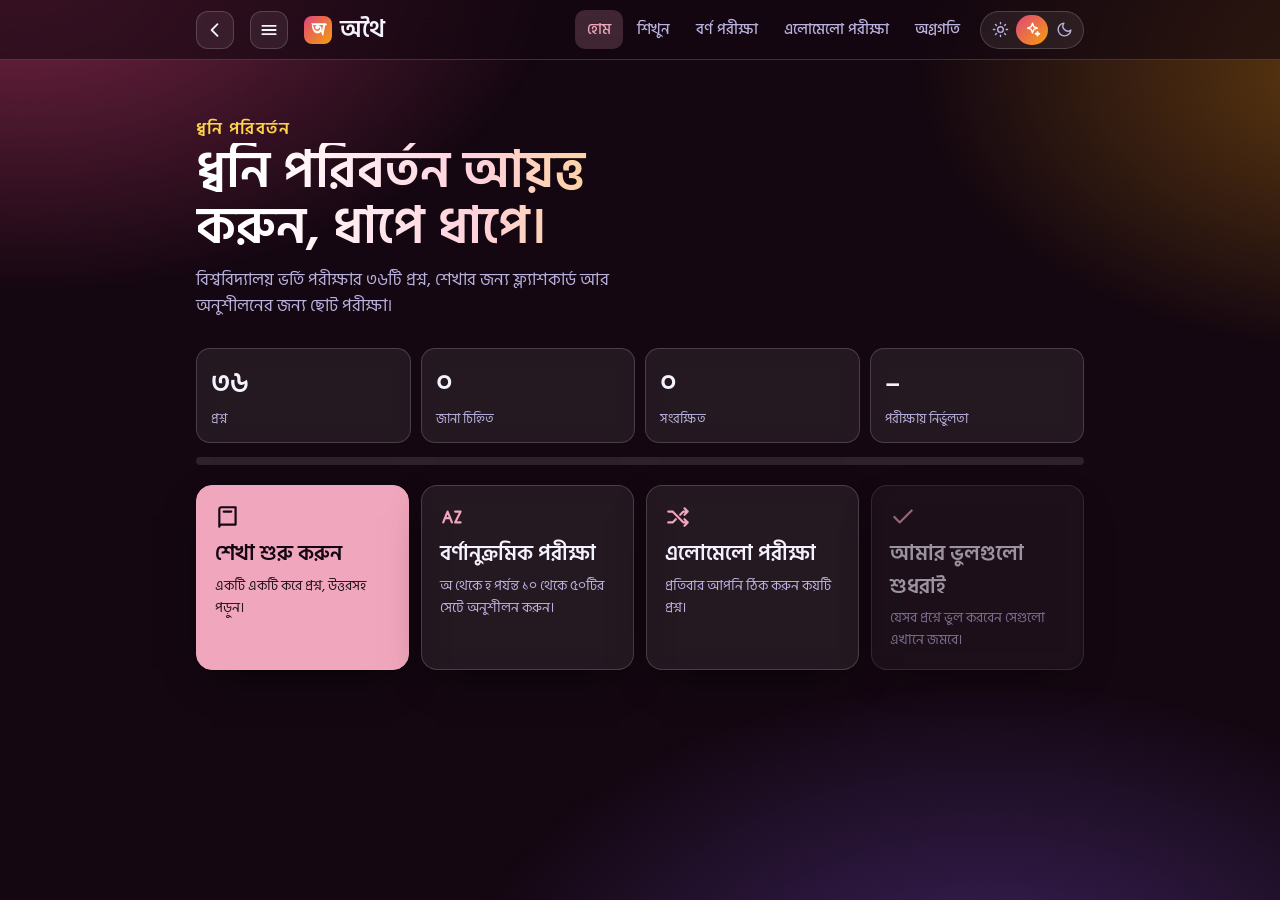
<file: athoi-sound.html>
<!DOCTYPE html>
<html lang="bn"><head><meta charset="utf-8">
<meta name="viewport" content="width=device-width, initial-scale=1, viewport-fit=cover">
<title>অথৈ – ধ্বনি পরিবর্তন</title>
<meta name="description" content="অথৈ: বিশ্ববিদ্যালয় ভর্তি পরীক্ষার বাংলা প্রস্তুতি।"><meta name="theme-color" content="#12786a">
<link rel="preconnect" href="https://fonts.googleapis.com"><link href="https://fonts.googleapis.com/css2?family=Hind+Siliguri:wght@400;500;600;700&family=Tiro+Bangla:ital@0;1&display=swap" rel="stylesheet">
<style>
:root{--bg:#f4efe6;--sf:#fffdf8;--sf2:#efe6d8;--ink:#1e1916;--mut:#6d6258;--ln:#e3d7c6;--pr:#7c2f45;--pr2:#5e2234;--prt:#f8e8ec;--gold:#8d6230;--gt:#f8ecd8;--ok:#1d6b45;--okt:#e5f5ec;--bad:#a33b32;--badt:#fbeceb;--sh:0 1px 2px rgba(30,25,22,.05),0 10px 28px -16px rgba(30,25,22,.22);--on:#fff8f6;color-scheme:light}
@media(prefers-color-scheme:dark){:root:not([data-theme="light"]){--bg:#14110f;--sf:#1e1a17;--sf2:#2a2420;--ink:#f6efe8;--mut:#b3a69c;--ln:#3a322c;--pr:#e0a3ad;--pr2:#f0c2c8;--prt:#3a2428;--gold:#e4c07a;--gt:#3a2e1c;--ok:#8fd0ae;--okt:#163028;--bad:#f0b0a8;--badt:#3d221f;--sh:0 1px 2px rgba(0,0,0,.4);--on:#2a1216;color-scheme:dark}}
:root[data-theme="dark"]{--bg:#14110f;--sf:#1e1a17;--sf2:#2a2420;--ink:#f6efe8;--mut:#b3a69c;--ln:#3a322c;--pr:#e0a3ad;--pr2:#f0c2c8;--prt:#3a2428;--gold:#e4c07a;--gt:#3a2e1c;--ok:#8fd0ae;--okt:#163028;--bad:#f0b0a8;--badt:#3d221f;--sh:0 1px 2px rgba(0,0,0,.4);--on:#2a1216;color-scheme:dark}
:root{box-sizing:border-box;padding-top:env(safe-area-inset-top,0px);padding-bottom:env(safe-area-inset-bottom,0px)}html{scroll-padding-top:env(safe-area-inset-top,0px);-webkit-text-size-adjust:100%}
*,*::before,*::after{box-sizing:inherit}
body{margin:0;background:var(--bg);color:var(--ink);font:16px/1.55 "Hind Siliguri",system-ui,sans-serif;min-height:100vh}
button,input,select{font:inherit;color:inherit}button{cursor:pointer}
:focus-visible{outline:2px solid var(--pr);outline-offset:2px}
.wrap{max-width:920px;margin:0 auto;padding:16px 16px 96px}
header.top{position:sticky;top:env(safe-area-inset-top,0px);z-index:20;background:color-mix(in srgb,var(--bg) 88%,transparent);backdrop-filter:blur(10px);border-bottom:1px solid var(--ln)}
header.top>div{max-width:920px;margin:0 auto;display:flex;align-items:center;gap:8px;padding:10px 16px}
.logo{font:600 24px "Tiro Bangla",Georgia,serif;letter-spacing:.2px;margin-right:auto;cursor:pointer;display:flex;gap:8px;align-items:center}
.logo i{width:28px;height:28px;border-radius:8px;background:var(--pr);color:var(--on);display:grid;place-items:center;font:italic 600 18px "Tiro Bangla",serif}
nav.d{display:flex;gap:2px}nav.d a,nav.m a{padding:8px 12px;border-radius:10px;color:var(--mut);text-decoration:none;font-weight:500;font-size:15px}
nav.d a:hover{background:var(--sf2)}nav a.on{color:var(--pr);background:var(--prt)}
nav.m{display:none;position:fixed;left:0;right:0;bottom:0;z-index:20;background:var(--sf);border-top:1px solid var(--ln);padding:6px 6px calc(6px + env(safe-area-inset-bottom,0px))}
nav.m a{flex:1;text-align:center;font-size:14px;font-weight:600;line-height:1.2;padding:8px 2px;min-height:48px;display:flex;align-items:center;justify-content:center}
a.logo{color:inherit;text-decoration:none}.ib{border:1px solid var(--ln);background:var(--sf);border-radius:10px;width:38px;height:38px;display:grid;place-items:center}
h1,h2,h3{font-family:"Tiro Bangla",Georgia,serif;font-weight:600;margin:0}
.hero{padding:28px 0 8px}.hero h1{font-size:clamp(32px,6vw,52px);line-height:1.08;max-width:20ch;text-wrap:balance}.hero p{color:var(--mut);max-width:52ch;margin:12px 0 0;font-size:17px}
.grid{display:grid;gap:12px;grid-template-columns:repeat(auto-fit,minmax(210px,1fr));margin-top:20px}
.tile{display:flex;flex-direction:column;align-items:flex-start;justify-content:flex-start;background:var(--sf);border:1px solid var(--ln);border-radius:16px;padding:18px;text-align:left;box-shadow:var(--sh);transition:transform .15s,border-color .15s}
.tile:hover{transform:translateY(-2px);border-color:var(--pr)}.tile h3{font-size:21px;margin:8px 0 4px}.tile p{margin:0;color:var(--mut);font-size:14px}.tile svg{width:26px;height:26px;color:var(--pr)}
.tile:disabled{opacity:.6;cursor:not-allowed}.tile:disabled:hover{transform:none;border-color:var(--ln)}.tile.pri{background:var(--pr);border-color:var(--pr);color:var(--on)}.tile.pri p,.tile.pri svg{color:var(--on)}.tile.pri p{opacity:.92}
.stats{display:flex;gap:10px;flex-wrap:wrap;margin-top:20px}.stat{flex:1;min-width:120px;background:var(--sf);border:1px solid var(--ln);border-radius:14px;padding:12px 14px}.stat b{display:block;font:600 28px "Tiro Bangla",serif}.stat span{color:var(--mut);font-size:13px}
.bar{height:6px;background:var(--sf2);border-radius:9px;overflow:hidden}.bar i{display:block;height:100%;background:var(--pr);border-radius:9px;transition:width .3s}
.bar.lg{height:8px}
.btn{border:1px solid var(--ln);background:var(--sf);border-radius:12px;padding:10px 16px;font-weight:600;display:inline-flex;gap:6px;align-items:center;justify-content:center}
.btn:hover{border-color:var(--pr)}.btn.p{background:var(--pr);color:var(--on);border-color:var(--pr)}.btn.p:hover{background:var(--pr2)}.btn:disabled{opacity:.45;cursor:not-allowed}
.row{display:flex;gap:8px;flex-wrap:wrap;align-items:center}.sp{flex:1}
.chip{display:inline-flex;align-items:center;gap:6px;border:1px solid var(--ln);background:var(--sf);border-radius:99px;padding:5px 12px;font-size:14px;font-weight:500;color:var(--mut)}
.chip svg,.ans svg{width:18px;height:18px;flex:none}.ans.hid svg{vertical-align:-4px;margin-right:4px}.chip.on{background:var(--prt);color:var(--pr);border-color:var(--pr)}
.chip[disabled]{opacity:.35}
input[type=search],input[type=number],input.t,select{background:var(--sf);border:1px solid var(--ln);border-radius:12px;padding:10px 12px;min-height:42px}
input[type=search]{flex:1;min-width:160px}
.az{display:flex;gap:4px;flex-wrap:wrap;margin:12px 0}.az button{width:32px;height:32px;border-radius:9px;border:1px solid var(--ln);background:var(--sf);font-weight:600;font-size:13px;color:var(--mut)}.az button.on{background:var(--pr);color:var(--on);border-color:var(--pr)}.az button:disabled{opacity:.3;cursor:default}
.card{background:var(--sf);border:1px solid var(--ln);border-radius:20px;padding:22px;box-shadow:var(--sh);margin-top:14px}
.badge{font-size:12.5px;font-weight:600;padding:3px 10px;border-radius:99px;background:var(--gt);color:var(--gold)}.badge.K{background:var(--prt);color:var(--pr)}.eyebrow{margin:0 0 6px;font-weight:600;font-size:13px;letter-spacing:.08em;text-transform:uppercase;color:var(--pr)}.stem u,.tq u{text-decoration-thickness:2px;text-underline-offset:4px;text-decoration-color:var(--pr)}
.no{color:var(--mut);font-size:13px}
.hw{font-size:clamp(34px,8vw,56px);line-height:1.1;margin:14px 0 4px;word-break:break-word;display:flex;align-items:center;gap:10px;flex-wrap:wrap}
.stem{color:var(--mut);margin:4px 0 14px;font-size:16px}
.ans{border-radius:14px;padding:14px 16px;background:var(--okt);border:1px solid color-mix(in srgb,var(--ok) 35%,transparent)}.ans small{color:var(--ok);font-weight:600;display:block}.ans b{font:600 26px "Tiro Bangla",serif;color:var(--ok)}
.ans.hid{background:var(--sf2);border:1px dashed var(--ln);text-align:center;cursor:pointer;color:var(--mut)}
.oth{display:flex;gap:6px;flex-wrap:wrap;margin:12px 0}.oth span{background:var(--sf2);border-radius:9px;padding:3px 10px;font-size:14px;color:var(--mut)}
.bn{margin-top:14px;padding-top:14px;border-top:1px dashed var(--ln)}.bn label{font-size:13px;color:var(--mut);display:block;margin-bottom:6px}.bn input{width:100%;font-family:"Hind Siliguri",sans-serif}.bn a{font-size:13px;color:var(--pr)}
.ico{border:1px solid var(--ln);background:var(--sf);border-radius:10px;width:36px;height:36px;display:grid;place-items:center;color:var(--mut)}.ico.on{color:var(--gold);border-color:var(--gold);background:var(--gt)}.ico.ok.on{color:var(--ok);border-color:var(--ok);background:var(--okt)}
.ico svg,.ib svg{width:19px;height:19px}
.pg{display:flex;align-items:center;gap:10px;margin-top:14px}.pg .bar{flex:1}
h2.s{font-size:26px;margin:22px 0 6px}.mut{color:var(--mut)}
.sets{display:grid;gap:10px;grid-template-columns:repeat(auto-fill,minmax(200px,1fr));margin-top:12px}
.set{background:var(--sf);border:1px solid var(--ln);border-radius:14px;padding:14px;text-align:left}.set:hover{border-color:var(--pr)}.set b{font:600 19px "Tiro Bangla",serif;display:block}.set span{font-size:13px;color:var(--mut)}.set em{font-style:normal;font-size:12px;color:var(--ok);font-weight:600}
.seg{display:inline-flex;border:1px solid var(--ln);border-radius:12px;overflow:hidden;background:var(--sf)}.seg button{border:0;background:none;padding:8px 14px;font-weight:600;color:var(--mut)}.seg button.on{background:var(--pr);color:var(--on)}
.cnt{display:flex;align-items:center;gap:8px}.cnt input{width:90px;text-align:center;font-size:22px;font-weight:600}
.tq{font:600 clamp(24px,5vw,34px)/1.25 "Tiro Bangla",Georgia,serif;margin:6px 0 16px}
.opt{display:flex;gap:12px;align-items:center;width:100%;text-align:left;background:var(--sf);border:1.5px solid var(--ln);border-radius:14px;padding:13px 14px;margin-bottom:10px;font-size:17px;transition:border-color .12s,background .12s}
.opt:hover:not(:disabled){border-color:var(--pr)}.opt i{font-style:normal;width:28px;height:28px;border-radius:8px;background:var(--sf2);display:grid;place-items:center;font-weight:700;font-size:13px;flex:none;color:var(--mut)}
.opt.ok{background:var(--okt);border-color:var(--ok)}.opt.ok i{background:var(--ok);color:var(--on)}.opt.no{background:var(--badt);border-color:var(--bad)}.opt.no i{background:var(--bad);color:var(--on)}.opt:disabled{cursor:default}
.fb{padding:10px 14px;border-radius:12px;font-weight:600;margin:4px 0 10px}.fb.ok{background:var(--okt);color:var(--ok)}.fb.no{background:var(--badt);color:var(--bad)}.fb small{display:block;font-weight:400;color:var(--mut)}
.nv{display:flex;gap:6px;flex-wrap:wrap;margin-top:16px}.nv button{width:34px;height:34px;border-radius:9px;border:1px solid var(--ln);background:var(--sf);font-size:13px;font-weight:600;color:var(--mut)}.nv .c{background:var(--ok);color:var(--on);border-color:var(--ok)}.nv .w{background:var(--bad);color:var(--on);border-color:var(--bad)}.nv .cur{outline:2px solid var(--pr);outline-offset:1px}
.ring{width:150px;height:150px;border-radius:50%;display:grid;place-items:center;background:conic-gradient(var(--ok) calc(var(--p)*1%),var(--sf2) 0)}.ring div{width:118px;height:118px;border-radius:50%;background:var(--sf);display:grid;place-items:center;font:600 34px "Tiro Bangla",serif}
.rv{background:var(--sf);border:1px solid var(--ln);border-left:4px solid var(--ok);border-radius:12px;padding:12px 14px;margin-top:10px}.rv.w{border-left-color:var(--bad)}.rv b{font-weight:600}.rv .mut{font-size:14px}
table{width:100%;border-collapse:collapse;font-size:14px}td,th{padding:8px 6px;border-bottom:1px solid var(--ln);text-align:left}th{color:var(--mut);font-weight:500}
.scr{overflow-x:auto}
dialog{border:1px solid var(--ln);border-radius:18px;background:var(--sf);color:var(--ink);padding:0;width:min(560px,94vw);max-height:80vh}dialog::backdrop{background:rgba(0,0,0,.5)}dialog .h{padding:14px 16px;border-bottom:1px solid var(--ln);display:flex;align-items:center}dialog .b{overflow:auto;max-height:60vh;padding:6px}
.li{display:flex;width:100%;gap:10px;text-align:left;border:0;background:none;padding:9px 10px;border-radius:10px}.li:hover,.li.on{background:var(--prt)}.li b{font-weight:600}.li span{color:var(--mut);margin-left:auto;font-size:13px}
.toast{position:fixed;left:50%;bottom:90px;transform:translateX(-50%);background:var(--ink);color:var(--bg);padding:8px 16px;border-radius:99px;font-size:14px;z-index:50}
@media(max-width:720px){nav.d{display:none}nav.m{display:flex}.wrap{padding-bottom:110px}.logo{font-size:21px}}
@media(prefers-reduced-motion:reduce){*{transition:none!important}}
.hr{display:flex;align-items:center;gap:8px}a.all{font-size:13px;font-weight:600;color:var(--pr);text-decoration:none;border:1px solid var(--ln);background:var(--sf);padding:8px 12px;border-radius:10px;white-space:nowrap}
/* shared */
.opt.ok{animation:pop .35s}.opt.no{animation:shk .35s}
@keyframes pop{50%{transform:scale(1.03)}}@keyframes shk{25%{transform:translateX(-6px)}75%{transform:translateX(6px)}}
.cf{position:fixed;top:-12px;width:9px;height:14px;border-radius:2px;z-index:99;pointer-events:none;animation:cfall linear forwards}
@keyframes cfall{to{transform:translateY(105vh) rotate(720deg);opacity:.9}}
/* theme switch */
.tsw{position:relative;display:grid;grid-template-columns:repeat(3,32px);padding:3px;border-radius:99px;border:1px solid var(--ln);background:var(--sf)}
.tsw::before{content:"";position:absolute;top:3px;bottom:3px;left:3px;width:32px;border-radius:99px;background:var(--pr);transform:translateX(calc(var(--i,1)*100%));transition:transform .3s cubic-bezier(.3,1.5,.5,1)}
.tsw button{position:relative;z-index:1;height:30px;border:0;background:none;display:grid;place-items:center;color:var(--mut);transition:color .2s}
.tsw button.on{color:var(--on)}.tsw svg{width:17px;height:17px;fill:none;stroke:currentColor;stroke-width:2;stroke-linecap:round;stroke-linejoin:round}
@media(max-width:420px){a.all{padding:8px 10px;font-size:12.5px}}
/* vivid theme (my style) */
:root[data-theme=vivid]{--bg:#140711;--sf:rgba(255,255,255,.07);--sf2:rgba(255,255,255,.11);--ink:#f5f2ff;--mut:#b9b1de;--ln:rgba(255,255,255,.17);--pr:#f0a6bc;--pr2:#e0457b;--prt:rgba(240,166,188,.2);--gold:#fcd34d;--gt:rgba(252,211,77,.16);--ok:#34d399;--okt:rgba(52,211,153,.17);--bad:#fb7185;--badt:rgba(251,113,133,.17);--sh:0 14px 40px -16px rgba(0,0,0,.75);--on:#140711;color-scheme:dark}
[data-theme=vivid] body{background:var(--bg)}
[data-theme=vivid] body::before{content:"";position:fixed;inset:-25%;z-index:-1;pointer-events:none;background:radial-gradient(40% 35% at 18% 14%,rgba(224,69,123,.5),transparent 70%),radial-gradient(34% 30% at 88% 22%,rgba(245,158,11,.34),transparent 70%),radial-gradient(40% 36% at 68% 92%,rgba(139,92,246,.34),transparent 70%);animation:aur 20s ease-in-out infinite alternate}
@keyframes aur{to{transform:translate3d(-5%,4%,0) rotate(7deg) scale(1.12)}}
[data-theme=vivid] header.top,[data-theme=vivid] nav.m{background:rgba(20,7,17,.62);backdrop-filter:blur(16px)}
[data-theme=vivid] .card,[data-theme=vivid] .stat,[data-theme=vivid] .opt,[data-theme=vivid] .chip,[data-theme=vivid] .btn,[data-theme=vivid] .tt,[data-theme=vivid] .cnt input,[data-theme=vivid] .ico{backdrop-filter:blur(10px)}
[data-theme=vivid] h1,[data-theme=vivid] h2,[data-theme=vivid] h3,[data-theme=vivid] .logo,[data-theme=vivid] .tq{font-family:"Hind Siliguri",system-ui,sans-serif}
[data-theme=vivid] .mxh h2,[data-theme=vivid] h2.s{background:linear-gradient(90deg,#fff 10%,#ffd1dc 50%,#fcd34d);-webkit-background-clip:text;background-clip:text;color:transparent}
[data-theme=vivid] .logo i,[data-theme=vivid] .tsw::before{background:linear-gradient(135deg,#e0457b,#f59e0b);color:#fff}
[data-theme=vivid] .tsw button.on{color:#fff}
[data-theme=vivid] .btn.p{background:linear-gradient(135deg,#e0457b,#f59e0b);color:#fff;border:0;box-shadow:0 10px 28px -10px rgba(224,69,123,.9);position:relative;overflow:hidden}
[data-theme=vivid] .btn.p:not(:disabled):hover{filter:brightness(1.1);transform:translateY(-1px)}
[data-theme=vivid] .btn.p:disabled{opacity:.4;box-shadow:none}
[data-theme=vivid] #go:not(:disabled){animation:glow 2.4s ease-in-out infinite}
@keyframes glow{50%{box-shadow:0 10px 34px -4px rgba(245,158,11,.8)}}
[data-theme=vivid] .chip.on{background:linear-gradient(135deg,rgba(224,69,123,.5),rgba(245,158,11,.35));border-color:rgba(240,166,188,.7);color:#fff}
[data-theme=vivid] .bar i{background:linear-gradient(90deg,#e0457b,#f59e0b,#34d399)}
[data-theme=vivid] .ring{background:conic-gradient(#f59e0b calc(var(--p)*1%),rgba(255,255,255,.12) 0);box-shadow:0 0 40px -8px rgba(245,158,11,.6)}
[data-theme=vivid] .opt:hover:not(:disabled){border-color:var(--pr);background:rgba(240,166,188,.14);transform:translateX(3px)}
[data-theme=vivid] .opt i{background:rgba(255,255,255,.12);color:#fff}
[data-theme=vivid] .nv button.cur{outline:2px solid #f59e0b}
[data-theme=vivid] a.all{background:rgba(255,255,255,.08)}
@media(prefers-reduced-motion:reduce){[data-theme=vivid] body::before,#go{animation:none!important}}

[data-theme=vivid] .tile,[data-theme=vivid] .set,[data-theme=vivid] .stat,[data-theme=vivid] table{backdrop-filter:blur(10px)}
[data-theme=vivid] .tile:hover,[data-theme=vivid] .set:hover{border-color:var(--pr);transform:translateY(-2px)}
[data-theme=vivid] .hero h1,[data-theme=vivid] .stat b{font-family:"Hind Siliguri",system-ui,sans-serif}
[data-theme=vivid] .hero h1{background:linear-gradient(90deg,#fff 10%,#ffd1dc 50%,#fcd34d);-webkit-background-clip:text;background-clip:text;color:transparent}
[data-theme=vivid] .eyebrow{color:#fcd34d}

/* colourful options */
.opt{--oc:var(--pr);position:relative;overflow:hidden}
.opt:nth-of-type(1){--oc:#a78bfa}.opt:nth-of-type(2){--oc:#22d3ee}.opt:nth-of-type(3){--oc:#fbbf24}.opt:nth-of-type(4){--oc:#f472b6}.opt:nth-of-type(5){--oc:#34d399}
.opt i{background:var(--oc)!important;color:#16122e!important;font-weight:800;font-style:normal;transition:transform .2s}
.opt:not(:disabled):hover{border-color:var(--oc)!important;background:color-mix(in srgb,var(--oc) 16%,var(--sf))!important;transform:translateX(4px)}
.opt:not(:disabled):active{transform:scale(.98)}.opt:not(:disabled):hover i{transform:scale(1.12) rotate(-6deg)}
.opt.ok{border-color:#22c55e!important;background:linear-gradient(90deg,rgba(34,197,94,.34),rgba(34,197,94,.1))!important;box-shadow:0 0 0 1px #22c55e inset,0 12px 28px -14px #22c55e}
.opt.ok i{background:#22c55e!important;color:#052e12!important}.opt.ok::after{content:"✓";margin-left:auto;font-weight:900;color:#22c55e;font-size:21px}
.opt.no{border-color:#ef4444!important;background:linear-gradient(90deg,rgba(239,68,68,.32),rgba(239,68,68,.08))!important;box-shadow:0 0 0 1px #ef4444 inset,0 12px 28px -14px #ef4444}
.opt.no i{background:#ef4444!important;color:#fff!important}.opt.no::after{content:"✕";margin-left:auto;font-weight:900;color:#ef4444;font-size:21px}
.opt:disabled:not(.ok):not(.no){opacity:.5}
.fb{font-weight:800;font-size:18px;border-radius:14px}.fb small{color:var(--ink)!important;font-weight:500}
.fb.ok{background:linear-gradient(135deg,rgba(34,197,94,.28),rgba(34,211,238,.14))!important;border:1px solid #22c55e;color:#22c55e!important}
.fb.no{background:linear-gradient(135deg,rgba(239,68,68,.28),rgba(251,146,60,.14))!important;border:1px solid #ef4444;color:#ef4444!important}
[data-theme=light] .fb.ok,[data-theme=light] .opt.ok::after{color:#15803d!important}[data-theme=light] .fb.no,[data-theme=light] .opt.no::after{color:#b91c1c!important}
.nv button.c{background:#22c55e!important;border-color:#22c55e!important;color:#052e12!important}.nv button.w{background:#ef4444!important;border-color:#ef4444!important;color:#fff!important}
/* header buttons + drawer */
.hb{width:38px;height:38px;flex:none;border-radius:12px;border:1px solid var(--ln);background:var(--sf);display:grid;place-items:center;color:var(--ink);margin-right:8px}
.hb svg{width:20px;height:20px;fill:none;stroke:currentColor;stroke-width:2.2;stroke-linecap:round;stroke-linejoin:round}
.dov{position:fixed;inset:0;z-index:60;background:rgba(5,3,20,.55);backdrop-filter:blur(3px);opacity:0;pointer-events:none;transition:opacity .25s}
.drw{position:fixed;top:0;bottom:0;left:0;width:min(84vw,330px);z-index:61;background:color-mix(in srgb,var(--bg) 97%,#000);border-right:1px solid var(--ln);box-shadow:20px 0 60px -20px rgba(0,0,0,.6);transform:translateX(-105%);visibility:hidden;transition:transform .3s cubic-bezier(.2,.9,.3,1),visibility .3s;overflow:auto;padding:calc(14px + env(safe-area-inset-top,0px)) 14px 30px}
.dopen .dov{opacity:1;pointer-events:auto}.dopen .drw{transform:none;visibility:visible}.dopen{overflow:hidden}
.drw .dh{display:flex;align-items:center;justify-content:space-between;margin-bottom:14px}
.drw .dl{display:flex;align-items:center;gap:8px;font:600 22px "Tiro Bangla",Georgia,serif;color:var(--ink)}
.drw .dl i{width:28px;height:28px;border-radius:8px;background:var(--pr);color:var(--on);display:grid;place-items:center;font:italic 600 18px "Tiro Bangla",serif}
.drw .dh button{width:38px;height:38px;border-radius:12px;border:1px solid var(--ln);background:var(--sf);color:var(--ink);font-size:16px}
.drw nav{display:flex;flex-direction:column;gap:4px}
.drw nav a{display:flex;align-items:center;gap:12px;padding:13px 14px;border-radius:14px;font-weight:600;color:var(--ink);text-decoration:none;transition:background .15s,transform .15s}
.drw nav a:hover{background:var(--sf2);transform:translateX(3px)}.drw nav a.on{background:var(--prt);color:var(--pr)}
.drw nav a i{width:12px;height:12px;border-radius:50%;flex:none}
.drw nav h4{margin:16px 6px 4px;font-size:12px;letter-spacing:.1em;text-transform:uppercase;color:var(--mut)}
.drw nav a.mixl{margin:6px 0;color:#fff;background:linear-gradient(115deg,#5b3df5,#0ea5e9,#10b981,#f59e0b,#ec4899);background-size:250% 250%;animation:dmix 8s ease-in-out infinite;box-shadow:0 10px 24px -10px rgba(91,61,245,.8)}
@keyframes dmix{0%,100%{background-position:0% 50%}50%{background-position:100% 50%}}

/* progress / marking / saved */
.starb{float:right;margin-left:8px;border:1.5px solid var(--ln);background:var(--sf);color:var(--mut);border-radius:99px;padding:6px 12px;font-weight:700;font-size:13.5px;transition:all .2s}
.starb.on{background:#fbbf24;border-color:#fbbf24;color:#3b2a00;box-shadow:0 6px 16px -8px #fbbf24}.starb:hover{transform:scale(1.05)}
.rv{position:relative}.rv .starb{padding:4px 10px;margin:0 0 4px 8px}
.mkb{margin-top:16px}.mkh{display:flex;justify-content:space-between;align-items:center;gap:10px;flex-wrap:wrap}
.mkg{display:grid;grid-template-columns:1fr 1fr;gap:12px;margin-top:10px}.mkg label{display:flex;flex-direction:column;gap:6px;font-size:13.5px;color:var(--mut);font-weight:600}
.mkg input{height:44px;border-radius:12px;border:1.5px solid var(--ln);background:var(--sf);color:var(--ink);font:700 18px inherit;padding:0 12px;width:100%}
.mst{display:grid;grid-template-columns:repeat(4,1fr);gap:8px;margin:4px 0 8px}.mst .mb{border-radius:14px;padding:10px 4px;background:var(--sf2);text-align:center}
.mst .mb b{display:block;font:800 22px "Hind Siliguri",sans-serif}.mst .mb span{font-size:12px;color:var(--mut)}
.mst .ok{background:rgba(34,197,94,.18)}.mst .ok b{color:#22c55e}.mst .no{background:rgba(239,68,68,.18)}.mst .no b{color:#ef4444}
.ptabs{display:flex;width:100%;margin:6px 0 14px}.ptabs button{flex:1;padding:10px 4px;font-size:13.5px}.ptabs em{font-style:normal;font-size:11.5px;background:var(--prt);color:var(--pr);padding:1px 6px;border-radius:99px;margin-left:3px}
.rcard{position:relative;display:flex;align-items:center;justify-content:space-between;gap:10px;padding:14px 44px 14px 16px;margin-bottom:10px;border-radius:16px;border:1px solid var(--ln);background:var(--sf);cursor:pointer;transition:transform .15s,border-color .15s}
.rcard:hover{transform:translateY(-2px);border-color:var(--pr)}.rcard .rl b{display:block}.rcard .rl span{font-size:12.5px}
.rcard .rr{text-align:right;white-space:nowrap}.rcard .rr b{font:800 20px "Hind Siliguri",sans-serif}.rcard .rr small{font-size:13px;color:var(--mut);font-weight:600}
.pcb{display:block;margin-top:2px;font-size:12.5px;font-weight:800;padding:2px 9px;border-radius:99px;width:max-content;margin-left:auto}.pcb.g{background:rgba(34,197,94,.2);color:#22c55e}.pcb.y{background:rgba(251,191,36,.22);color:#d99a00}.pcb.r{background:rgba(239,68,68,.2);color:#ef4444}
.rdel{position:absolute;right:8px;top:8px;width:28px;height:28px;border-radius:50%;border:0;background:transparent;color:var(--mut);font-size:15px}.rdel:hover{background:rgba(239,68,68,.2);color:#ef4444}
.mrow{display:flex;align-items:center;gap:12px;padding:14px;margin-bottom:10px;border-radius:16px;border:1px solid var(--ln);background:var(--sf)}.mrow .mq{flex:1;min-width:0}
.tick{flex:none;width:46px;height:46px;border-radius:50%;border:2px solid #22c55e;background:transparent;color:#22c55e;font-size:22px;font-weight:900;transition:all .2s}.tick:hover{background:#22c55e;color:#052e12;transform:scale(1.1)}
.tick.star{border-color:#fbbf24;color:#fbbf24}.tick.star:hover{background:#fbbf24;color:#3b2a00}
.mix p{max-width:calc(100% - 84px)}</style><script>try{document.documentElement.dataset.theme=localStorage.getItem("athoiথিম")||"vivid"}catch(e){document.documentElement.dataset.theme="vivid"}</script><link rel="icon" href="favicon.svg" type="image/svg+xml"><meta name="theme-color" content="#7c2f45"></head><body>
<header class="top"><div><button class="hb" id="bk" aria-label="পেছনে যান" title="পেছনে"><svg viewBox="0 0 24 24"><path d="M15 5l-7 7 7 7"/></svg></button><button class="hb" id="mb" aria-label="মেনু খুলুন" title="মেনু"><svg viewBox="0 0 24 24"><path d="M4 7h16M4 12h16M4 17h16"/></svg></button><a class="logo" href="index.html"><i>অ</i>অথৈ</a><nav class="d" id="nd"></nav><span class="hr"><div class="tsw" id="tsw" role="group" aria-label="থিম"><button data-th="light" title="লাইট থিম" aria-label="লাইট থিম"><svg viewBox="0 0 24 24"><circle cx="12" cy="12" r="4"/><path d="M12 2v2M12 20v2M4.9 4.9l1.4 1.4M17.7 17.7l1.4 1.4M2 12h2M20 12h2M4.9 19.1l1.4-1.4M17.7 6.3l1.4-1.4"/></svg></button><button data-th="vivid" title="ভিভিড থিম" aria-label="ভিভিড থিম"><svg viewBox="0 0 24 24"><path d="M12 3l1.9 5.1L19 10l-5.1 1.9L12 17l-1.9-5.1L5 10l5.1-1.9z"/><path d="M19 15l.8 2.2L22 18l-2.2.8L19 21l-.8-2.2L16 18l2.2-.8z"/></svg></button><button data-th="dark" title="ডার্ক থিম" aria-label="ডার্ক থিম"><svg viewBox="0 0 24 24"><path d="M21 12.8A9 9 0 1 1 11.2 3a7 7 0 0 0 9.8 9.8z"/></svg></button></div></span></div></header><div class="dov" id="dov"></div><aside class="drw" id="drw" aria-hidden="true"></aside>
<main class="wrap" id="app"></main><nav class="m" id="nm"></nav><dialog id="dg"></dialog>
<script>
const D=[{"n":1,"h":"শরী","q":"শরীর > শরীল — শব্দটিতে ধ্বনি পরিবর্তনের কোন ধরনের নিয়ম প্রযোজ্য?","o":["সমীভবন","বিষমীভবন","অসমীভবন","ধ্বনিবিপর্যয়"],"a":1,"k":"K"},{"n":2,"h":"গ স্বরসঙ্গতি","q":"গ স্বরসঙ্গতির উদাহরণ কোনটি?","o":["হইবে > হবে","রাত্রি > রাইত","দেশি > দিশী","হন্ত > হত্ত্ব"],"a":2,"k":"K"},{"n":3,"h":"বিলাতি > বিলিতি","q":"'বিলাতি > বিলিতি'- কিসের উদাহরণ?","o":["মধ্য স্বরাগম","অপিনিহিত","প্রগত","মধ্যগত স্বরসঙ্গতি"],"a":3,"k":"K"},{"n":4,"h":"","q":"কাঁদনা > কান্না কোন ধরনের ধ্বনি পরিবর্তনের উদাহরণ?","o":["অভিশ্রুতি","অপিনিহিতি","সমীভবন","বিষমীভবন","কোনোটিই নয়"],"a":2,"k":"K"},{"n":5,"h":"","q":"কোনটি স্বরাগমের উদাহরণ?","o":["পিরিতি","বিলিতি","বসতি","উড়নি"],"a":0,"k":"K"},{"n":6,"h":"","q":"কোনটি ধ্বনি বিপর্যয়ের উদাহরণ?","o":["বড় দাদা>বড়দা","কিছু > কিচ্ছ","পিশাচ > পিচাশ","মুক্তা > মুকুতা"],"a":2,"k":"K"},{"n":7,"h":"","q":"রত্ন > রতন হওয়ার সন্ধি সূত্র-","o":["স্বরভক্তি","স্বরসঙ্গতি","অভিশ্রুতি","অপিনিহিতি"],"a":0,"k":"K"},{"n":8,"h":"ধ্বনি","q":"ধ্বনির পরিবর্তন কত প্রকার?","o":["তিন প্রকার","চার প্রকার","পাঁচ প্রকার","দুই প্রকার"],"a":0,"k":"K"},{"n":9,"h":"","q":"গ্রাম > গেরাম – এখানে কোনটি ঘটেছে?","o":["ব্যঞ্জন বিকৃতি","পরাগত","স্বরাগম","অসমীকরণ"],"a":2,"k":"K"},{"n":10,"h":"ফলাহা","q":"ফলাহার > ফলার হয়েছে, তাকে বলে—","o":["অন্তর্হতি","ব্যঞ্জনচ্যুতি","ব্যঞ্জন বিকৃতি","বিষমীভবন"],"a":0,"k":"K"},{"n":11,"h":"","q":"কোনটি আদি স্বরাগম?","o":["রত্ন > রতন","স্ত্রী > ইস্ত্রী","গ্রাম > গেরাম","স্নেহ > সিনেহ"],"a":1,"k":"K"},{"n":12,"h":"ফলাহার","q":"'ফলাহার' থেকে 'ফলার' শব্দ হওয়ার কারণ-","o":["বর্ণবিপর্যয়","বর্ণদ্বিত্ব","বর্ণাগম","বর্ণলোপ"],"a":3,"k":"K"},{"n":13,"h":"আদিস্ব","q":"আদিস্বর অনুযায়ী অন্ত্যস্বর পরিবর্তিত হলে কোন ধরনের স্বরসংগতি হয়?","o":["পরাগত","মধ্যগত","প্রগত","অন্যোন্য"],"a":2,"k":"K"},{"n":14,"h":"শুনিয়া > শুনে","q":"‘শুনিয়া > শুনে’ কোন ধরনের ধ্বনি-পরিবর্তন?","o":["বিষমীভবন","সমীভবন","স্বরলোপ","অভিশ্রুতি"],"a":3,"k":"K"},{"n":15,"h":"মধ্য স্বরাগম","q":"‘মধ্য স্বরাগম'-এর অপর নাম কী?","o":["অসমীকরণ","বিপ্রকর্ষ","বিষমীভবন","সমীভবন"],"a":1,"k":"K"},{"n":16,"h":"","q":"কবাট > কপাট, ধোবা > ধোপা কিসের উদাহরণ?","o":["ধ্বনি বিপর্যয়","অভিশ্রুতি","ব্যঞ্জন চ্যুতি","ব্যঞ্জন বিকৃতি"],"a":3,"k":"K"},{"n":17,"h":"","q":"কোনটি স্বরভক্তির","o":["বিলিতি","পিরীতি","বসতি","জানালা"],"a":1,"k":"K"},{"n":18,"h":"","q":"‘স্নান>সিনান কোন ধরনের ধ্বনিপরিবর্তন প্রক্রিয়া?","o":["বিপ্রকর্ষ","ধ্বনিলোপ","সমীভবন","স্বরসঙ্গতি"],"a":0,"k":"K"},{"n":19,"h":"","q":"‘ফালুন > ফাগুন এর উদাহরণ-","o":["ব্যঞ্জন বিকৃতি","ব্যঞ্জন চ্যুতি","অন্তর্হতি","অভিশ্রুতি"],"a":2,"k":"K"},{"n":20,"h":"হ","q":"‘হ’ এর সঙ্গে ‘ঋ-কার' যুক্ত হলে যে ধ্বনিটি মহাপ্রাণ হয়-","o":["ঘ","এ","ণ","র"],"a":3,"k":"K"},{"n":21,"h":"দ্রুত উচ্চারণে","q":"দ্রুত উচ্চারণের জন্য শব্দের আদি, অন্ত্য বা মধ্যবর্তী কোনো স্বরধ্বনির লোপকে কী বলা হয়?","o":["সমীভবন","অভিশ্রুতি","স্বরসঙ্গতি","সম্প্রকর্ষ"],"a":3,"k":"K"},{"n":22,"h":"আদ্য অ","q":"আদ্য অ-এর পরে ই বা উ থাকলে সেই অ-এর উচ্চারণ—","o":["ও-এর মতো হয়","অ-এর মতো হয়","ই-এর মতো হয়","উ-এর মতো হয়"],"a":0,"k":"K"},{"n":23,"h":"ধরিয়া","q":"'ধরিয়া' থেকে 'ধরে' ধ্বনি-পরিবর্তনের কোন নিয়মে হয়েছে?","o":["অন্তর্হতি","অভিশ্রুতি","সমীভবন","স্বরসঙ্গতি"],"a":1,"k":"K"},{"n":24,"h":"","q":"মোজা > মুজো-এটি কোন ধরনের স্বরসঙ্গতি?","o":["প্রগত","পরাগত","মধ্যগত","অন্যোন্য"],"a":3,"k":"K"},{"n":25,"h":"অভিশ্রুতি","q":"অভিশ্রুতির উদাহরণ হলো—","o":["হাউট্যা","মেছো","মাছুয়া","আইসা"],"a":1,"k":"K"},{"n":26,"h":"ধার","q":"'ধার' শব্দটি যে ধ্বনি পরিবর্তন প্রক্রিয়ার দৃষ্টান্ত","o":["বিপ্রকর্ষ","স্বরভক্তি","সম্প্রকর্ষ","অন্তর্হতি"],"a":2,"k":"K"},{"n":27,"h":"","q":"ট্যাক্স > ট্যাক্সো-এটি ধ্বনির কোন ধরনের পরিবর্তন?","o":["অন্ত্য স্বরাগম","অভিশ্রুতি","ধ্বনি বিপর্যয়","মধ্য স্বরাগম"],"a":0,"k":"K"},{"n":28,"h":"শব্দে","q":"শব্দের মধ্যে দুটি ব্যঞ্জনের পরস্পর স্থান পরিবর্তন ঘটলে (যেমন: রিকসা >রিসকা), তাকে বলে –","o":["শব্দ বিপর্যয়","ধ্বনি বিপর্যয়","বর্ণ বিপর্যয়","আঞ্চলিকতা দোষে দুষ্ট"],"a":1,"k":"K"},{"n":29,"h":"শব্দে","q":"শব্দের মধ্যে নিচের কোনটি লোপ পেলে ধ্বনি বিপর্যয় বলে?","o":["ব্যঞ্জন","৬ মধ্যস্বর","আদিস্বর","স্বর"],"a":0,"k":"K"},{"n":30,"h":"বিষমীভবন","q":"কোনটি 'বিষমীভবন'-এর উদাহরণ?","o":["লাফ>ফাল","লাল>নাল","লগ্ন>লগ্গ","কবাট>কপাট"],"a":1,"k":"K"},{"n":31,"h":"নিম্নে","q":"নিম্নের কোনটি অপিনিহিতির উদাহরণ?","o":["স্ত্রী>ইস্ত্রী","স্বপ্ন > স্বপন","ভাগ্য > ভাইগ্য","পূজা > পুজো"],"a":2,"k":"K"},{"n":32,"h":"","q":"উচ্চারণ-রীতি অনুযায়ী নিচের কোনটি উচ্চ-মধ্য পশ্চাৎ স্বরধ্বনি?","o":["এ","ও","অ্যা","অ"],"a":1,"k":"K"},{"n":33,"h":"ই","q":"পরের ‘ই’ কার ও ‘উ' কার আগেই উচ্চারিত হওয়ার রীতিকে কি বলে?","o":["স্বরাগম","বিপ্রকর্ষ","অভিশ্রুতি","অপিনিহিতি"],"a":3,"k":"K"},{"n":34,"h":"উচ্চারণে","q":"উচ্চারণের একক (unit) কে কী বলা হয়?","o":["অক্ষর","অনুসর্গ","উপসর্গ","ধ্বনি"],"a":0,"k":"K"},{"n":35,"h":"দুটো সমবর্ণে","q":"দুটো সমবর্ণের একটির পরিবর্তনকে কী বলে?","o":["পরাগত","সমীভবন","অসমীভবন","বিষমীভবন"],"a":3,"k":"K"},{"n":36,"h":"নিচে","q":"নিচের কোনটি ধ্বনি-পরিবর্তনের উদাহরণ নয়?","o":["প্রাতিপদিক","অভিশ্রুতি","অপিনিহিতি","ধ্বনি-বিপর্যয়"],"a":0,"k":"K"}];
const N=D.length,$=s=>document.querySelector(s),esc=s=>String(s??'').replace(/[&<>"]/g,c=>({'&':'&amp;','<':'&lt;','>':'&gt;','"':'&quot;'}[c]));
const IC={home:'<path d="M3 11l9-8 9 8v9a1 1 0 0 1-1 1h-5v-6H9v6H4a1 1 0 0 1-1-1z"/>',learn:'<path d="M4 5a2 2 0 0 1 2-2h13v16H6a2 2 0 0 0-2 2zM4 19V5M8 7h7"/>',alpha:'<path d="M3 17l4-10 4 10M4.5 13h5M14 7h5l-5 10h5"/>',rand:'<path d="M3 7h4l10 10h4M3 17h4l3-3m4-4l3-3h4M18 4l3 3-3 3m0 4l3 3-3 3"/>',prog:'<path d="M4 20V10M10 20V4M16 20v-7M22 20H2"/>',star:'<path d="M12 3l2.7 5.6 6.1.9-4.4 4.3 1 6.1L12 17l-5.4 2.9 1-6.1L3.2 9.5l6.1-.9z"/>',chk:'<path d="M4 12l5 5L20 6"/>',spk:'<path d="M4 9v6h4l5 4V5L8 9zM16.5 8.5a5 5 0 0 1 0 7M19 6a8.5 8.5 0 0 1 0 12"/>',list:'<path d="M8 6h13M8 12h13M8 18h13M3 6h.01M3 12h.01M3 18h.01"/>',moon:'<path d="M20 14.5A8 8 0 0 1 9.5 4 8 8 0 1 0 20 14.5z"/>',eye:'<path d="M2 12s4-7 10-7 10 7 10 7-4 7-10 7S2 12 2 12z"/><circle cx="12" cy="12" r="3"/>'};
const ic=(n,w=2)=>`<svg viewBox="0 0 24 24" fill="none" stroke="currentColor" stroke-width="${w}" stroke-linecap="round" stroke-linejoin="round">${IC[n]}</svg>`;
let S={fav:[],known:[],mist:[],hist:[],done:{},notes:{},theme:'',last:0,pos:0};
try{Object.assign(S,JSON.parse(localStorage.getItem('athoi_sound')||'{}'))}catch(e){}
const save=()=>{try{localStorage.setItem('athoi_sound',JSON.stringify(S))}catch(e){}};
const has=(k,n)=>S[k].includes(n),tog=(k,n)=>{const i=S[k].indexOf(n);i<0?S[k].push(n):S[k].splice(i,1);save()};
const key=q=>{const t=(q.sk||q.h||q.q).replace(/^[^\u0980-\u09FF]+/,'');return t||'~'},ltr=q=>{const c=key(q)[0];return letters.includes(c)?c:'#'};
const ALPHA=[...D].sort((a,b)=>key(a).localeCompare(key(b),'bn')||a.n-b.n);
const byN=Object.fromEntries(D.map(q=>[q.n,q]));
const HL=q=>{let s=esc(q.q);(q.u||[]).forEach(u=>{const e=esc(u);s=s.replace(e,'<u>'+e+'</u>')});return s};
const UL=q=>/underlined|bold/i.test(q.q)&&!(q.u&&q.u.length)?'<p class="no" style="margin:-6px 0 12px">মূল প্রশ্নপত্রের দাগ বা গাঢ় চিহ্ন এই প্রশ্নে নেই, বাক্যের প্রসঙ্গ দেখে বুঝে নিন।</p>':'';
const KINDS=["K"],KD={"K":"ধ্বনি পরিবর্তন"},KL={"K":"উত্তর"},NOBN=["K"],H='display:none';
const shuf=a=>{a=[...a];for(let i=a.length-1;i>0;i--){const j=Math.random()*(i+1)|0;[a[i],a[j]]=[a[j],a[i]]}return a};
const LT=String.fromCharCode(65);const letters=[...'অআইঈউঊঋএঐওঔকখগঘঙচছজঝঞটঠডঢণতথদধনপফবভমযরলশষসহ','#'];
function toast(m){const t=document.createElement('div');t.className='toast';t.textContent=m;document.body.append(t);setTimeout(()=>t.remove(),1600)}
function speak(w){try{speechSynthesis.cancel();const u=new SpeechSynthesisUtterance(w);u.lang=/[\u0980-\u09FF]/.test(w)?'bn-BD':'en-US';u.rate=.9;speechSynthesis.speak(u)}catch(e){toast('এখানে উচ্চারণ শোনা যাচ্ছে না')}}
function confetti(){const cs=['#a78bfa','#f472b6','#22d3ee','#fbbf24','#34d399','#fb923c'];for(let i=0;i<70;i++){const e=document.createElement('i');e.className='cf';e.style.cssText=`left:${Math.random()*100}vw;background:${cs[i%6]};animation-duration:${2+Math.random()*2}s;animation-delay:${Math.random()*.6}s;transform:rotate(${Math.random()*360}deg)`;document.body.append(e);setTimeout(()=>e.remove(),4800)}}
function theme(){let t='vivid';try{t=localStorage.getItem('athoiথিম')||'vivid'}catch(e){}const r=document.documentElement;r.dataset.theme=t;const w=$('#tsw');w.style.setProperty('--i',['light','vivid','dark'].indexOf(t));w.querySelectorAll('button').forEach(b=>b.classList.toggle('on',b.dataset.th===t))}
document.querySelectorAll('#tsw button').forEach(b=>b.onclick=()=>{try{localStorage.setItem('athoiথিম',b.dataset.th)}catch(e){}theme()});
(function(){const PAGES=[["athoi-syn.html", "সমার্থক শব্দ", "#a78bfa"], ["athoi-ant.html", "বিপরীতার্থক শব্দ", "#f472b6"], ["athoi-word.html", "গুরুত্বপূর্ণ শব্দ ও অর্থ", "#22d3ee"], ["athoi-homo.html", "সমোচ্চারিত ভিন্নার্থক শব্দ", "#fbbf24"], ["athoi-term.html", "পারিভাষিক শব্দ", "#34d399"], ["athoi-idiom.html", "বাগধারা", "#fb923c"], ["athoi-prov.html", "প্রবাদ-প্রবচন", "#60a5fa"], ["athoi-brief.html", "বাক্য সংকোচন", "#f87171"], ["athoi-trans.html", "অনুবাদ", "#2dd4bf"], ["athoi-letter.html", "পত্র, ভাবসম্প্রসারণ ও সারাংশ", "#c084fc"], ["athoi-dict.html", "অভিধানতত্ত্ব", "#facc15"], ["athoi-sound.html", "ধ্বনি পরিবর্তন", "#4ade80"], ["athoi-lang.html", "ভাষা ও লিপি", "#38bdf8"]];
const cur=location.pathname.split('/').pop()||'index.html',isApp=PAGES.some(p=>p[0]===cur),isMix=cur==='lexica-mixed.html';
const here=isMix?[['#random','মিশ্র পরীক্ষা'],['#progress','অগ্রগতি']]:isApp?[['#learn','শিখুন'],['#alpha','বর্ণ পরীক্ষা'],['#random','এলোমেলো পরীক্ষা'],['#progress','অগ্রগতি']]:[];
const L=(h,t,c,on)=>`<a href="${h}" class="${on?'on':''}"${on?' aria-current="page"':''}>${c?`<i style="background:${c}"></i>`:''}${t}</a>`;
document.getElementById('drw').innerHTML=`<div class="dh"><span class="dl"><i>অ</i>অথৈ</span><button id="dx" aria-label="মেনু বন্ধ">✕</button></div><nav>${L('index.html','হোম (সব বিষয়)','',cur==='index.html')}<a href="lexica-mixed.html" class="mixl">মিশ্র এলোমেলো পরীক্ষা</a>${here.length?`<h4>এই পাতা</h4>${here.map(x=>L(x[0],x[1],'',false)).join('')}`:''}<h4>বিষয়সমূহ</h4>${PAGES.map(p=>L(p[0],p[1],p[2],p[0]===cur)).join('')}</nav>`;
const open=o=>{document.body.classList.toggle('dopen',o);document.getElementById('drw').setAttribute('aria-hidden',!o)};
const live=()=>typeof T!=='undefined'&&T&&!T.fin,ask=()=>confirm('পরীক্ষা ছেড়ে যাবেন? আপনার উত্তরগুলো হারিয়ে যাবে।');
document.getElementById('mb').onclick=()=>open(true);document.getElementById('dov').onclick=document.getElementById('dx').onclick=()=>open(false);
document.getElementById('drw').addEventListener('click',e=>{const a=e.target.closest('a');if(!a)return;const h=a.getAttribute('href');if(h[0]==='#'){e.preventDefault();if(live()&&!ask())return;T=null;open(false);go(h.slice(1))}else open(false)});
addEventListener('keydown',e=>{if(e.key==='Escape')open(false)});
const bk=document.getElementById('bk');if(bk)bk.onclick=()=>{if(live()&&!ask())return;history.length>1?history.back():location.href='index.html'};
})();

const NAV=[['home','হোম'],['learn','শিখুন'],['alpha','বর্ণ পরীক্ষা'],['random','এলোমেলো পরীক্ষা'],['progress','অগ্রগতি']];
const NI={home:'home',learn:'learn',alpha:'alpha',random:'rand',progress:'prog'};
const go=r=>{if(location.hash==='#'+r)route();else location.hash=r};
let T=null,L={q:'',k:'all',let:'',v:'all',o:'az',i:0,rec:false},A={size:25,let:''},R={n:20,w:20,k:[...KINDS],p:['all']},timer;
if(S.pos){const j=ALPHA.findIndex(q=>q.n===S.pos);if(j>=0)L.i=j}
function route(){clearInterval(timer);const r=location.hash.slice(1)||'home';const v=NAV.some(x=>x[0]===r)?r:'home';
 $('#nd').innerHTML=NAV.map(([k,t])=>`<a href="${k==='home'?'index.html':'#'+k}" class="${k===v&&!T?'on':''}">${t}</a>`).join('');
 $('#nm').innerHTML=NAV.map(([k,t])=>`<a href="${k==='home'?'index.html':'#'+k}" class="${k===v&&!T?'on':''}">${t}</a>`).join('');
 if(T){T.fin?results():quiz();return}
 ({home,learn,alpha,random,progress})[v]();scrollTo(0,0)}
addEventListener('hashchange',route);
const A$=h=>$('#app').innerHTML=h;
/* HOME */
function home(){const k=S.known.length,acc=S.hist.reduce((a,h)=>a+h.s,0),tot=S.hist.reduce((a,h)=>a+h.t,0);
 A$(`<section class="hero"><p class="eyebrow">ধ্বনি পরিবর্তন</p><h1>ধ্বনি পরিবর্তন আয়ত্ত করুন, ধাপে ধাপে।</h1><p>বিশ্ববিদ্যালয় ভর্তি পরীক্ষার ${N.toLocaleString()}টি প্রশ্ন, শেখার জন্য ফ্ল্যাশকার্ড আর অনুশীলনের জন্য ছোট পরীক্ষা।</p></section>
 <div class="stats"><div class="stat"><b>${N.toLocaleString()}</b><span>প্রশ্ন</span></div><div class="stat"><b>${k}</b><span>জানা চিহ্নিত</span></div><div class="stat"><b>${S.fav.length}</b><span>সংরক্ষিত</span></div><div class="stat"><b>${tot?Math.round(acc/tot*100)+'%':'–'}</b><span>পরীক্ষায় নির্ভুলতা</span></div></div>
 <div class="bar lg" style="margin-top:14px"><i style="width:${k/N*100}%"></i></div>
 <div class="grid"><button class="tile pri" onclick="go('learn')">${ic('learn')}<h3>${S.last?'শেখা চালিয়ে যান':'শেখা শুরু করুন'}</h3><p>একটি একটি করে প্রশ্ন, উত্তরসহ পড়ুন।</p></button>
 <button class="tile" onclick="go('alpha')">${ic('alpha')}<h3>বর্ণানুক্রমিক পরীক্ষা</h3><p>অ থেকে হ পর্যন্ত ১০ থেকে ৫০টির সেটে অনুশীলন করুন।</p></button>
 <button class="tile" onclick="go('random')">${ic('rand')}<h3>এলোমেলো পরীক্ষা</h3><p>প্রতিবার আপনি ঠিক করুন কয়টি প্রশ্ন।</p></button>
 <button class="tile" ${S.mist.length?'':'disabled'} onclick="S.mist.length&&start(S.mist.map(n=>byN[n]),'ভুল অনুশীলন','mist')">${ic('chk')}<h3>আমার ভুলগুলো শুধরাই</h3><p>${S.mist.length?S.mist.length+'টি প্রশ্নে ভুল হয়েছে।':'যেসব প্রশ্নে ভুল করবেন সেগুলো এখানে জমবে।'}</p></button></div>`)}
/* LEARN */
function lst(){let l=L.o==='az'?ALPHA:D;const q=L.q.trim().toLowerCase();
 return l.filter(x=>(L.k==='all'||x.k===L.k)&&(!L.let||ltr(x)===L.let)&&(L.v==='all'||(L.v==='fav'?has('fav',x.n):!has('known',x.n)))&&(!q||(x.h+' '+x.q+' '+x.o.join(' ')).toLowerCase().includes(q)))}
function learn(){const l=lst();if(L.i>=l.length)L.i=Math.max(0,l.length-1);const c=l[L.i];
 const lc=Object.fromEntries(letters.map(x=>[x,0]));ALPHA.forEach(q=>lc[ltr(q)]++);
 A$(`<h2 class="s" style="margin-top:8px">শিখুন</h2>
 <div class="row"><input type="search" id="sq" placeholder="খুঁজুন…" value="${esc(L.q)}" aria-label="Search"><select id="so" aria-label="Order"><option value="az"${L.o==='az'?' selected':''}>বর্ণানুক্রম</option><option value="n"${L.o==='n'?' selected':''}>মূল ক্রম</option></select></div>
 <div class="row" style="margin-top:10px">${['all',...KINDS].map(k=>`<button class="chip ${L.k===k?'on':''}" data-k="${k}" style="${H}">${k==='all'?'সব ধরন':KD[k]||k}</button>`).join('')}<span class="sp"></span>${[['all','যেকোনো অবস্থা'],['unk','অজানা'],['fav','সংরক্ষিত']].map(([k,t])=>`<button class="chip ${L.v===k?'on':''}" data-v="${k}">${t}</button>`).join('')}</div>
 <div class="az">${letters.map(x=>`<button class="${L.let===x?'on':''}" data-l="${x}" ${lc[x]?'':'disabled'}>${x}</button>`).join('')}</div>
 ${c?card(c,l.length):`<div class="card"><h3>কিছু মেলেনি</h3><p class="mut">অন্য ফিল্টার বা অনুসন্ধান চেষ্টা করুন।</p></div>`}`);
 $('#sq').oninput=e=>{L.q=e.target.value;L.i=0;learnList()};$('#so').onchange=e=>{L.o=e.target.value;L.i=0;learn()};
 document.querySelectorAll('[data-k]').forEach(b=>b.onclick=()=>{L.k=b.dataset.k;L.i=0;learn()});document.querySelectorAll('[data-v]').forEach(b=>b.onclick=()=>{L.v=b.dataset.v;L.i=0;learn()});
 document.querySelectorAll('[data-l]').forEach(b=>b.onclick=()=>{L.let=L.let===b.dataset.l?'':b.dataset.l;L.i=0;learn()});
 if(c){S.last=1;S.pos=c.n;save()}}
function learnList(){const p=$('#sq').selectionStart;learn();const e=$('#sq');e.focus();e.setSelectionRange(p,p)}
function card(c,total){const ok=c.o[c.a],oth=c.o.filter((_,i)=>i!==c.a),title=c.h||c.q;
 const bare=!c.h||c.k==='Word'||/^[A-Za-z\-:\s]+$/.test(c.q.trim())&&c.q.trim().length<30;
 return `<div class="card"><div class="row"><span class="badge ${c.k}">${KD[c.k]||c.k}</span><span class="no">প্রশ্ন নং ${c.n}</span><span class="sp"></span>
 <span class="row" style="flex-wrap:nowrap;gap:6px"><button class="ico ${has('fav',c.n)?'on':''}" onclick="tog('fav',${c.n});learn()" title="সংরক্ষণ (S)" aria-label="Save">${ic('star')}</button><button class="ico ok ${has('known',c.n)?'on':''}" onclick="tog('known',${c.n});learn()" title="জানা চিহ্নিত করুন (K)" aria-label="জানা">${ic('chk',2.5)}</button></span></div>
 <h2 class="hw">${esc(c.h?c.h:c.q.length>60?'Question '+c.n:c.q)}${c.h?`<button class="ico" onclick="speak('${esc(c.h).replace(/'/g,'’')}')" aria-label="Pronounce">${ic('spk')}</button>`:''}</h2>
 ${c.h&&!bare?`<p class="stem">${HL(c)}</p>`:!c.h&&c.q.length>60?`<p class="stem">${HL(c)}</p>`:''}${UL(c)}
 ${L.rec&&!L._s?`<div class="ans hid" onclick="L._s=1;learn()">${ic('eye')} উত্তর দেখতে ট্যাপ করুন</div>`:`<div class="ans"><small>${KL[c.k]}</small><b>${esc(ok)}</b></div>`}
 ${L.rec&&!L._s?'':`<div class="oth">${oth.map(o=>`<span>${esc(o)}</span>`).join('')}</div>`}
 ${c.x?`<p class="mut" style="font-size:13px">Note: ${esc(c.x)}</p>`:''}
 ${!NOBN.includes(c.k)?`<div class="bn"><label for="bn">আপনার নোট</label><input id="bn" class="t" style="width:100%" placeholder="আপনার নোট লিখুন…" value="${esc(S.notes[c.n]||'')}" onchange="S.notes[${c.n}]=this.value;save();toast('সংরক্ষিত')">${c.h?`<a href="https://translate.google.com/?sl=en&tl=bn&text=${encodeURIComponent(c.h)}&op=translate" target="_blank" rel="noopener">Look up “${esc(c.h)}” in Bangla</a>`:''}</div>`:''}</div>
 <div class="pg"><button class="btn" onclick="step(-1)">‹ আগে</button><div class="bar"><i style="width:${(L.i+1)/total*100}%"></i></div><button class="btn p" onclick="step(1)">পরবর্তী ›</button></div>
 <div class="row" style="margin-top:12px"><span class="mut">${(L.i+1).toLocaleString()} / ${total.toLocaleString()}</span><span class="sp"></span><button class="chip ${L.rec?'on':''}" onclick="L.rec=!L.rec;L._s=0;learn()">স্মরণ মোড</button><button class="chip" onclick="jump()">${ic('list')} তালিকা দেখুন</button></div>`}
function step(d){const n=lst().length;if(!n)return;L.i=(L.i+d+n)%n;L._s=0;learn()}
function jump(){const l=lst(),dg=$('#dg');dg.innerHTML=`<div class="h"><b>${l.length} items</b><span class="sp"></span><button class="ib" onclick="dg.close()" aria-label="বন্ধ">✕</button></div><div class="b">${l.slice(0,600).map((x,i)=>`<button class="li ${i===L.i?'on':''}" onclick="L.i=${i};L._s=0;dg.close();learn()"><b>${esc(x.h||x.q.slice(0,40))}</b><span>${esc(x.o[x.a])}</span></button>`).join('')}${l.length>600?'<p class="mut" style="padding:10px">প্রথম ৬০০টি দেখানো হচ্ছে। অনুসন্ধান বা বর্ণ দিয়ে সংকুচিত করুন।</p>':''}</div>`;dg.showModal();const o=dg.querySelector('.on');o&&o.scrollIntoView({block:'center'})}
/* ALPHA */
function alpha(){const l=A.let?ALPHA.filter(q=>ltr(q)===A.let):ALPHA,ch=[];for(let i=0;i<l.length;i+=A.size)ch.push(l.slice(i,i+A.size));
 const lc=Object.fromEntries(letters.map(x=>[x,0]));ALPHA.forEach(q=>lc[ltr(q)]++);
 A$(`<h2 class="s" style="margin-top:8px">বর্ণানুক্রমিক পরীক্ষা</h2><p class="mut" style="margin:0 0 10px">প্রশ্নগুলো শব্দের বর্ণানুক্রমে সাজানো। একটি বর্ণ, সেটের আকার, তারপর একটি সেট বেছে নিন।</p>
 ${mkBox()}<div class="seg" role="group" aria-label="সেটের আকার">${[10,20,25,50].map(s=>`<button class="${A.size===s?'on':''}" data-s="${s}">${s} Q</button>`).join('')}</div>
 <div class="az">${letters.map(x=>`<button class="${A.let===x?'on':''}" data-l="${x}" ${lc[x]?'':'disabled'} title="${lc[x]}টি প্রশ্ন">${x}</button>`).join('')}</div>
 <div class="mut">${l.length.toLocaleString()}টি প্রশ্ন, ${ch.length}টি সেট${A.let?' (“'+A.let+'”)':''}</div>
 <div class="sets">${ch.map((c,i)=>{const k=`${A.let||'all'}:${A.size}:${i}`,b=S.done[k];return `<button class="set" data-i="${i}"><b>সেট ${i+1}</b><span>${esc(c[0].sk||c[0].h||c[0].q.slice(0,16))} → ${esc(c[c.length-1].sk||c[c.length-1].h||c[c.length-1].q.slice(0,16))}</span><br><span>${c.length}টি প্রশ্ন</span> ${b!=null?`<em>সেরা ${b}%</em>`:''}</button>`}).join('')}</div>`);
 document.querySelectorAll('[data-s]').forEach(b=>b.onclick=()=>{A.size=+b.dataset.s;alpha()});document.querySelectorAll('[data-l]').forEach(b=>b.onclick=()=>{A.let=A.let===b.dataset.l?'':b.dataset.l;alpha()});
 document.querySelectorAll('.set').forEach(b=>b.onclick=()=>{const i=+b.dataset.i;start(ch[i],`বর্ণ · সেট ${i+1}${A.let?' ('+A.let+')':''}`,'alpha',`${A.let||'all'}:${A.size}:${i}`)})}
/* RANDOM */
const srcOK=q=>(R.p.includes('unk')&&!has('known',q.n))||(R.p.includes('fav')&&has('fav',q.n))||(R.p.includes('mist')&&has('mist',q.n));const RP=()=>{const l=D.filter(q=>R.k.includes(q.k));return R.p.includes('all')?l:l.filter(srcOK)};
function random(){const p=RP().length;R.n=Math.max(1,Math.min(R.w,p||1));
 A$(`<h2 class="s" style="margin-top:8px">এলোমেলো পরীক্ষা</h2><p class="mut" style="margin:0 0 14px">কয়টি প্রশ্ন চান জানান। প্রতিবার নতুন করে এলোমেলোভাবে বাছাই হবে।</p>
 <div class="card" style="margin-top:0"><b>প্রশ্নের সংখ্যা</b><div class="row" style="margin:10px 0"><div class="cnt"><button class="ico" id="mn" aria-label="কম">−</button><input type="number" id="nn" min="1" max="${p}" value="${R.n}" inputmode="numeric"><button class="ico" id="pl" aria-label="বেশি">+</button></div>
 ${[10,20,30,50,100].map(n=>`<button class="chip ${R.n===n?'on':''}" data-n="${n}" ${n>p?'disabled':''}>${n}</button>`).join('')}<button class="chip ${R.n===p?'on':''}" data-n="${p}" ${p?'':'disabled'}>সব ${p.toLocaleString()}</button></div>
 <b style="${H}">প্রশ্নের ধরন</b><div class="row" style="margin:10px 0;${H}">${KINDS.map(k=>`<button class="chip ${R.k.includes(k)?'on':''}" data-t="${k}" style="${H}">${KD[k]||k}</button>`).join('')}</div>
 <b>যেখান থেকে</b> <span class="mut" style="font-weight:400;font-size:13px">(এক বা একাধিক বেছে নিন)</span><div class="row" style="margin:10px 0">${[['all','সব'],['unk','এখনো জানা নেই'],['fav','সংরক্ষিত'],['mist','আমার ভুল']].map(([k,t])=>`<button class="chip ${R.p.includes(k)?'on':''}" data-p="${k}">${t}</button>`).join('')}</div>
 ${mkBox()}<div class="row" style="margin-top:14px"><span class="mut">${p?p.toLocaleString()+'টি প্রশ্ন আছে':'কোনো প্রশ্ন মেলেনি। অন্য উৎস বেছে নিন।'}</span><span class="sp"></span><button class="btn p" id="go" ${p?'':'disabled'}>পরীক্ষা শুরু</button></div></div>`);
 const nn=$('#nn');nn.onchange=()=>{R.w=Math.floor(+nn.value)||1;random()};$('#mn').onclick=()=>{R.w=R.n-1;random()};$('#pl').onclick=()=>{R.w=R.n+1;random()};
 document.querySelectorAll('[data-n]').forEach(b=>b.onclick=()=>{R.w=+b.dataset.n;random()});
 document.querySelectorAll('[data-t]').forEach(b=>b.onclick=()=>{const k=b.dataset.t;R.k=R.k.includes(k)?R.k.filter(x=>x!==k):[...R.k,k];random()});
 document.querySelectorAll('[data-p]').forEach(b=>b.onclick=()=>{const k=b.dataset.p;if(k==='all')R.p=['all'];else{let a=R.p.filter(x=>x!=='all');a=a.includes(k)?a.filter(x=>x!==k):[...a,k];R.p=a.length?a:['all']}random()});
 $('#go').onclick=()=>{const c=Math.min(Math.max(1,Math.floor(+nn.value)||R.n),RP().length);R.w=R.n=c;start(shuf(RP()).slice(0,c),`Random · ${c} question${c>1?'s':''}`,'rand')}}
/* TEST ENGINE */
function start(list,title,mode,ck){if(!list.length)return;RF='all';T={list,title,mode,ck,i:0,a:[],t0:Date.now(),fin:false,mk:(S.mk||[1,0]).slice()};quiz()}
const fmt=s=>`${Math.floor(s/60)}:${String(s%60).padStart(2,'0')}`;
function quiz(){const q=T.list[T.i],a=T.a[T.i],done=a!=null,n=T.list.length,LT='কখগঘঙ';
 $('#nd').innerHTML=$('#nm').innerHTML='';
 A$(`<div class="row"><button class="btn" onclick="quit()">✕ বের হন</button><b style="font-family:"Tiro Bangla",serif;font-size:19px">${esc(T.title)}</b><span class="sp"></span><span class="chip" id="tm">${fmt((Date.now()-T.t0)/1000|0)}</span></div>
 <div class="pg"><span class="mut">${T.i+1}/${n}</span><div class="bar"><i style="width:${(T.a.filter(x=>x!=null).length)/n*100}%"></i></div></div>
 <div class="card"><span class="badge ${q.k}">${KD[q.k]||q.k}</span><button class="starb ${has('fav',q.n)?'on':''}" onclick="favT(${q.n},quiz)" aria-label="প্রশ্ন সংরক্ষণ">${has('fav',q.n)?'★ সংরক্ষিত':'☆ সংরক্ষণ'}</button><div class="tq" style="margin-top:10px">${HL(q)}</div>${UL(q)}
 ${q.o.map((o,i)=>`<button class="opt ${done?(i===q.a?'ok':i===a?'no':''):''}" ${done?'disabled':''} data-i="${i}"><i>${LT[i]}</i><span>${esc(o)}</span></button>`).join('')}
 ${done?`<div class="fb ${a===q.a?'ok':'no'}">${a===q.a?'সঠিক!':'ঠিক হয়নি।'}<small>উত্তর: ${LT[q.a]}. ${esc(q.o[q.a])}${q.x?' · '+esc(q.x):''}</small></div>`:''}
 <div class="row"><button class="btn" ${T.i?'':'disabled'} onclick="tgo(-1)">‹ আগে</button><span class="sp"></span>${T.i<n-1?`<button class="btn ${done?'p':''}" onclick="tgo(1)">${done?'পরবর্তী':'এড়িয়ে যান'} ›</button>`:''}<button class="btn ${T.i===n-1&&done?'p':''}" onclick="finish()">শেষ করুন</button></div></div>
 <div class="nv">${T.list.map((x,i)=>`<button class="${T.a[i]!=null?(T.a[i]===x.a?'c':'w'):''} ${i===T.i?'cur':''}" onclick="T.i=${i};quiz()">${i+1}</button>`).join('')}</div>`);
 document.querySelectorAll('.opt').forEach(b=>b.onclick=()=>pick(+b.dataset.i));
 {const f=document.querySelector(done?'.btn.p':'.opt');f&&f.focus({preventScroll:true})}
 clearInterval(timer);timer=setInterval(()=>{const e=$('#tm');e?e.textContent=fmt((Date.now()-T.t0)/1000|0):clearInterval(timer)},1000)}
function pick(i){if(!T||T.fin||T.a[T.i]!=null)return;T.a[T.i]=i;quiz()}
function tgo(d){T.i=Math.max(0,Math.min(T.list.length-1,T.i+d));quiz()}
function quit(){if(!T.a.some(x=>x!=null)||confirm('পরীক্ষা ছেড়ে যাবেন? আপনার উত্তরগুলো হারিয়ে যাবে।')){T=null;route()}}
function finish(){const un=T.list.length-T.a.filter(x=>x!=null).length;if(un&&!confirm(`${un}টি প্রশ্নের উত্তর দেওয়া হয়নি। তবুও শেষ করবেন?`))return;
 T.fin=true;T.sec=(Date.now()-T.t0)/1000|0;T.s=T.list.filter((q,i)=>T.a[i]===q.a).length;const pc=Math.round(T.s/T.list.length*100);
 T.list.forEach((q,i)=>{if(T.a[i]==null||T.a[i]===q.a)return;if(S.mist.indexOf(q.n)<0)S.mist.push(q.n)});const wg=T.list.filter((q,i)=>T.a[i]!=null&&T.a[i]!==q.a).length;T.m=T.s*T.mk[0]-wg*T.mk[1];
 if(T.ck)S.done[T.ck]=Math.max(S.done[T.ck]||0,pc);T.d=Date.now();S.hist.unshift({d:T.d,n:T.title,s:T.s,t:T.list.length,sec:T.sec,mk:T.mk,m:T.m,L:T.list.map(q=>q.n),A:Array.from({length:T.list.length},(_,i)=>T.a[i]==null?-1:T.a[i])});S.hist=S.hist.slice(0,150);save();route();if(pc>=80)confetti()}
let RF='all';
function results(keep){const n=T.list.length,pc=Math.round(T.s/n*100),wr=T.list.filter((q,i)=>T.a[i]!==q.a),mk=T.mk||[1,0],skipN=T.list.filter((q,i)=>T.a[i]==null).length,wrongN=wr.length-skipN;if(T.m==null)T.m=T.s*mk[0]-wrongN*mk[1];
 $('#nd').innerHTML=$('#nm').innerHTML='';
 A$(`<div class="card" style="text-align:center"><h2 style="font-size:30px">${pc>=80?'চমৎকার!':pc>=50?'ভালো চেষ্টা!':'অনুশীলন চালিয়ে যান!'}</h2><div class="row" style="justify-content:center;margin:18px 0"><div class="ring" style="--p:${pc}"><div>${pc}%</div></div></div>
 <div class="mst"><div class="mb"><b>${fm(T.m)}</b><span>মোট ${fm(n*mk[0])} নম্বরের</span></div><div class="mb ok"><b>${T.s}</b><span>সঠিক</span></div><div class="mb no"><b>${wrongN}</b><span>ভুল</span></div><div class="mb"><b>${skipN}</b><span>বাদ</span></div></div><p class="mut">${mkTxt(mk[0],mk[1])} · ${fmt(T.sec)}${T.d?' · '+bnd(T.d):''}</p><div class="row" style="justify-content:center;margin-top:12px"><button class="btn p" ${wr.length?'':'disabled'} onclick="start(wr_(),'ভুল উত্তরগুলো আবার','mist')">ভুল ও বাদ ${wr.length}টি আবার</button><button class="btn" onclick="T=null;route()">সম্পন্ন</button></div></div>
 <div class="row" style="margin-top:18px"><h3 style="font-size:22px">রিভিউ</h3><span class="sp"></span>${[['all','সব'],['w','শুধু ভুলগুলো']].map(([k,t])=>`<button class="chip ${RF===k?'on':''}" onclick="RF='${k}';results()">${t}</button>`).join('')}</div>
 ${T.list.map((q,i)=>({q,i})).filter(({q,i})=>RF==='all'||T.a[i]!==q.a).map(({q,i})=>`<div class="rv ${T.a[i]===q.a?'':'w'}"><button class="starb ${has('fav',q.n)?'on':''}" onclick="favT(${q.n},()=>results(1))">${has('fav',q.n)?'★ সংরক্ষিত':'☆ সংরক্ষণ'}</button><b>${i+1}. ${HL(q)}</b><div class="mut">সঠিক: <b style="color:var(--ok)">${esc(q.o[q.a])}</b>${T.a[i]!==q.a?` · আপনি বেছেছেন: ${T.a[i]==null?'বাদ দিয়েছেন':esc(q.o[T.a[i]])}`:''}</div></div>`).join('')}`);if(!keep)scrollTo(0,0)}
window.wr_=()=>T.list.filter((q,i)=>T.a[i]!==q.a);
/* PROGRESS */

const HLx=q=>typeof HL==='function'?HL(q):esc(q.q);
const bnd=d=>new Date(d).toLocaleString('bn-BD').replace('AM','পূর্বাহ্ণ').replace('PM','অপরাহ্ণ');const fm=x=>String(Math.round(x*100)/100);
function favT(n,f){tog('fav',n);typeof syncOut==='function'&&syncOut();f()}
function mkTxt(c,w){return `+${fm(c)} প্রতি সঠিকে · ${w?'−'+fm(w)+' প্রতি ভুলে':'নেগেটিভ মার্কিং নেই'}`}
function setMk(c,w){c=Math.max(0,c||0);w=Math.max(0,w||0);S.mk=[c,w];save();const y=scrollY;(location.hash==='#alpha'?alpha:random)();scrollTo(0,y)}
function mkBox(){const [c,w]=S.mk||[1,0];return `<div class="card mkb"><div class="mkh"><b>নম্বর প্রদান</b><span class="mut">${mkTxt(c,w)}</span></div><div class="mkg"><label>সঠিক উত্তরে নম্বর<input type="number" step="0.25" min="0" value="${c}" onchange="setMk(+this.value,${w})"></label><label>ভুল উত্তরে নেগেটিভ নম্বর<input type="number" step="0.05" min="0" value="${w}" onchange="setMk(${c},+this.value)"></label></div><div class="row" style="gap:6px;margin-top:12px">${[0,.25,.33,.5,1].map(x=>`<button class="chip ${w===x?'on':''}" onclick="setMk(${c},${x})">${x?'−'+x:'নেগেটিভ নেই'}</button>`).join('')}</div></div>`}
function openRes(i){const h=S.hist[i];if(!h||!h.L){alert('এই পুরোনো পরীক্ষার শুধু সারসংক্ষেপ সংরক্ষিত আছে, তাই পূর্ণ রিভিউ দেখা যাবে না।');return}const list=h.L.map(n=>byN[n]);if(list.some(x=>!x)){alert('এই পরীক্ষার কিছু প্রশ্ন আর পাওয়া যাচ্ছে না।');return}T={list,title:h.n,mode:'saved',i:0,a:h.A.map(x=>x<0?null:x),t0:0,fin:true,s:h.s,sec:h.sec,mk:h.mk||[1,0],m:h.m,d:h.d,view:true};route()}
function delRes(i){if(confirm('এই সংরক্ষিত ফলাফল মুছবেন?')){S.hist.splice(i,1);save();progress()}}
function rmMist(n){S.mist=S.mist.filter(x=>x!==n);save();typeof syncOut==='function'&&syncOut();progress()}
let PT='ov';
const PV={
ov:()=>`<div class="stats"><div class="stat"><b>${S.known.length}/${N}</b><span>জানা</span></div><div class="stat"><b>${S.fav.length}</b><span>সংরক্ষিত</span></div><div class="stat"><b>${S.mist.length}</b><span>ভুল</span></div><div class="stat"><b>${S.hist.length}</b><span>পরীক্ষা দেওয়া</span></div></div>
 <div class="card"><b>ধরন অনুযায়ী</b>${(typeof KINDS!=='undefined'?KINDS:[...new Set(D.map(q=>q.k))]).map(k=>{const t=D.filter(q=>q.k===k),kn=t.filter(q=>has('known',q.n)).length;return `<div style="margin-top:12px"><div class="row"><span>${(typeof KD!=='undefined'&&KD[k])||(k==='Word'?'শব্দজোড়':k)}</span><span class="sp"></span><span class="mut">${kn}/${t.length}</span></div><div class="bar"><i style="width:${t.length?kn/t.length*100:0}%"></i></div></div>`}).join('')}</div>
 <p style="margin-top:22px"><button class="btn" onclick="if(confirm('এই ডিভাইসের সব সংরক্ষিত অগ্রগতি মুছে ফেলবেন? সংরক্ষিত ফলাফলও মুছে যাবে।')){S={fav:[],known:[],mist:[],hist:[],done:{},notes:{},theme:S.theme,last:0,mk:S.mk};save();typeof syncOut==='function'&&syncOut();progress()}">অগ্রগতি মুছুন</button></p>`,
res:()=>S.hist.length?`<p class="mut" style="margin:0 0 12px">পরীক্ষার পরপরই যেমন দেখেছিলেন, ঠিক তেমন পূর্ণ রিভিউ দেখতে একটি ফলাফলে ট্যাপ করুন।</p>`+S.hist.map((h,i)=>{const pc=Math.round(h.s/h.t*100),mk=h.mk||[1,0],m=h.m!=null?h.m:h.s;return `<div class="rcard" onclick="openRes(${i})"><div class="rl"><b>${esc(h.n)}</b><span class="mut">${bnd(h.d)} · ${fmt(h.sec)}${h.L?'':' · শুধু সারসংক্ষেপ'}</span></div><div class="rr"><b>${fm(m)}<small>/${fm(h.t*mk[0])}</small></b><span class="pcb ${pc>=80?'g':pc>=50?'y':'r'}">${pc}%</span></div><button class="rdel" title="ফলাফল মুছুন" aria-label="ফলাফল মুছুন" onclick="event.stopPropagation();delRes(${i})">✕</button></div>`}).join(''):'<p class="mut">এখনো কোনো পরীক্ষা নেই। একটি দিন, পূর্ণ ফলাফল এখানে সংরক্ষিত থাকবে।</p>',
mis:()=>{const l=S.mist.map(n=>byN[n]).filter(Boolean).reverse();return l.length?`<p class="mut" style="margin:0 0 12px">ভুলগুলো এখানে থাকবে যতক্ষণ না আপনি নিজে টিক দিয়ে সরান, সঠিক উত্তর দিলেও।</p><button class="btn p" style="margin-bottom:14px" onclick="start(S.mist.map(n=>byN[n]).filter(Boolean),'ভুল অনুশীলন','mist')">${l.length}টি ভুল অনুশীলন</button>`+l.map(q=>`<div class="mrow"><div class="mq"><b>${HLx(q)}</b><div class="mut">সঠিক: <b style="color:var(--ok)">${esc(q.o[q.a])}</b></div></div><button class="tick" title="ভুল তালিকা থেকে সরান" aria-label="ভুল তালিকা থেকে সরান" onclick="rmMist(${q.n})">✓</button></div>`).join(''):'<p class="mut">কোনো ভুল সংরক্ষিত নেই। পরীক্ষায় যেসব প্রশ্নে ভুল করবেন সেগুলো এখানে জমবে।</p>'},
sav:()=>{const l=S.fav.map(n=>byN[n]).filter(Boolean).reverse();return l.length?`<button class="btn p" style="margin-bottom:14px" onclick="start(S.fav.map(n=>byN[n]).filter(Boolean),'সংরক্ষিত প্রশ্ন অনুশীলন','sav')">${l.length}টি সংরক্ষিত প্রশ্ন অনুশীলন</button>`+l.map(q=>`<div class="mrow"><div class="mq"><b>${HLx(q)}</b><div class="mut">সঠিক: <b style="color:var(--ok)">${esc(q.o[q.a])}</b></div></div><button class="tick star" title="সংরক্ষণ থেকে সরান" aria-label="সংরক্ষণ থেকে সরান" onclick="favT(${q.n},progress)">★</button></div>`).join(''):'<p class="mut">এখনো কোনো সংরক্ষিত প্রশ্ন নেই। পরীক্ষায় বা শেখার সময় যেকোনো প্রশ্নে ☆ সংরক্ষণ চাপুন।</p>'}};
function progress(){const tabs=[['ov','সারসংক্ষেপ',''],['res','ফলাফল',S.hist.length],['mis','ভুল',S.mist.length],['sav','সংরক্ষিত',S.fav.length]];
 A$(`<h2 class="s" style="margin-top:8px">অগ্রগতি</h2><div class="seg ptabs">${tabs.map(([k,t,c])=>`<button class="${PT===k?'on':''}" onclick="PT='${k}';progress()">${t}${c!==''?` <em>${c}</em>`:''}</button>`).join('')}</div>${PV[PT]()}`)}
/* KEYS */
addEventListener('keydown',e=>{if(/INPUT|SELECT|TEXTAREA/.test(e.target.tagName)||e.metaKey||e.ctrlKey||$('#dg').open)return;const k=e.key;if(/^(BUTTON|A)$/.test(e.target.tagName)&&(k==='Enter'||k===' '))return;
 if(T&&!T.fin){if(k==='s'){favT(T.list[T.i].n,quiz);return}const i='abcde'.indexOf(k.toLowerCase());if(i>=0&&i<T.list[T.i].o.length)pick(i);else if(/^[1-5]$/.test(k)&&+k<=T.list[T.i].o.length)pick(+k-1);else if(k==='ArrowRight'||k==='Enter')tgo(1);else if(k==='ArrowLeft')tgo(-1);return}
 if((location.hash||'#home')==='#learn'&&!T){const c=lst()[L.i];if(k==='ArrowRight')step(1);else if(k==='ArrowLeft')step(-1);else if(k===' '){e.preventDefault();L._s=1;learn()}else if(c&&k==='s'){tog('fav',c.n);learn()}else if(c&&k==='k'){tog('known',c.n);learn()}}});
theme();route();
</script><script>(function(){const B='০১২৩৪৫৬৭৮৯',SK='.tq,.opt,.hw,.stem,.ans,.oth,.rv,.mq,.fb small,.mrow,input,textarea,script,style';
const fix=n=>{if(n.nodeType===3){const p=n.parentElement;if(!p||p.closest(SK))return;const t=n.nodeValue;if(/[0-9]/.test(t)){const r=t.replace(/[0-9]/g,c=>B[c]);if(r!==t)n.nodeValue=r}}else if(n.nodeType===1&&!n.closest(SK)){const w=document.createTreeWalker(n,NodeFilter.SHOW_TEXT);let x;while(x=w.nextNode())fix(x)}};
new MutationObserver(ms=>{for(const m of ms){if(m.type==='characterData')fix(m.target);else m.addedNodes.forEach(fix)}}).observe(document.body,{childList:true,subtree:true,characterData:true});fix(document.body)})();</script></body></html>
</file>
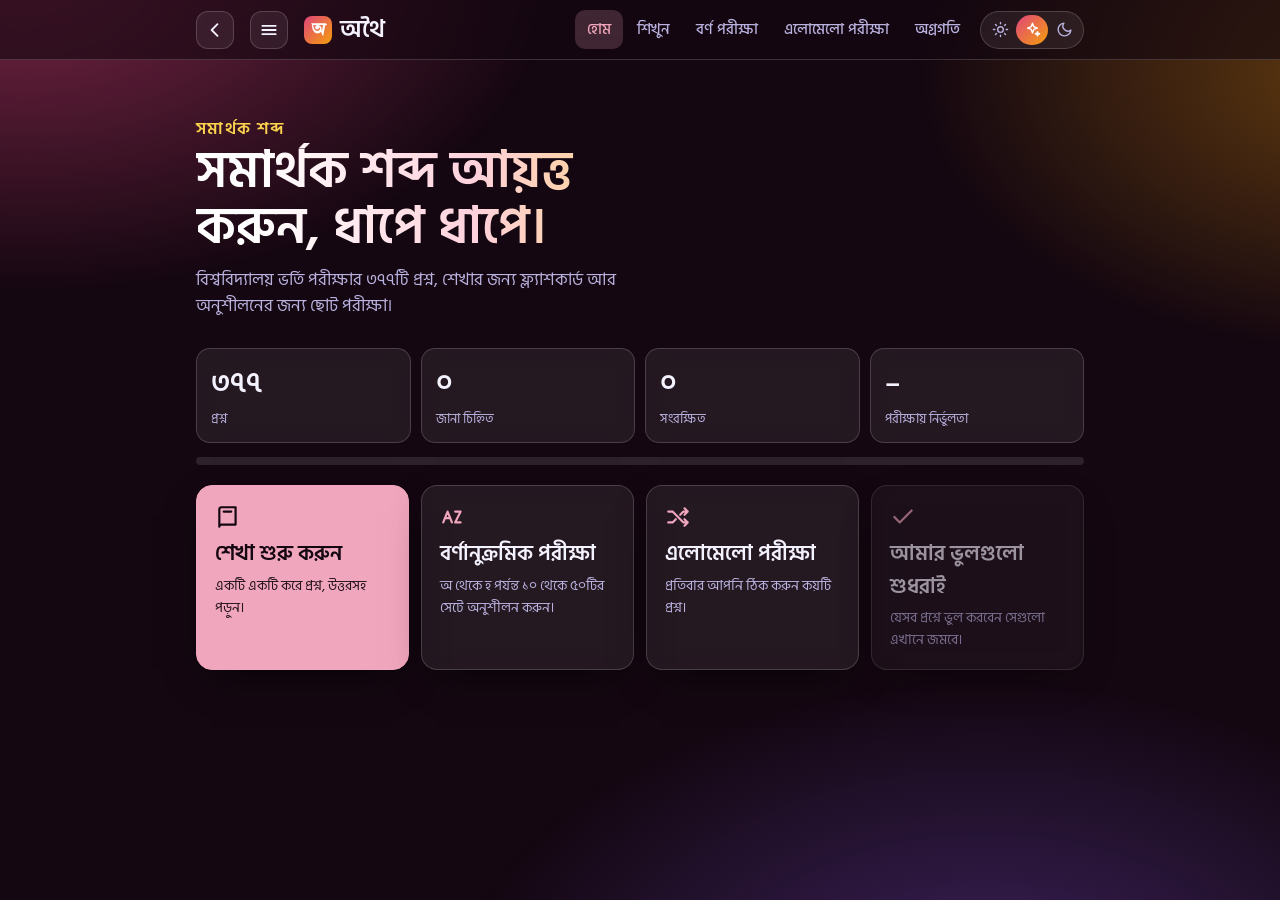
<file: athoi-syn.html>
<!DOCTYPE html>
<html lang="bn"><head><meta charset="utf-8">
<meta name="viewport" content="width=device-width, initial-scale=1, viewport-fit=cover">
<title>অথৈ – সমার্থক শব্দ</title>
<meta name="description" content="অথৈ: বিশ্ববিদ্যালয় ভর্তি পরীক্ষার বাংলা প্রস্তুতি।"><meta name="theme-color" content="#12786a">
<link rel="preconnect" href="https://fonts.googleapis.com"><link href="https://fonts.googleapis.com/css2?family=Hind+Siliguri:wght@400;500;600;700&family=Tiro+Bangla:ital@0;1&display=swap" rel="stylesheet">
<style>
:root{--bg:#f4efe6;--sf:#fffdf8;--sf2:#efe6d8;--ink:#1e1916;--mut:#6d6258;--ln:#e3d7c6;--pr:#7c2f45;--pr2:#5e2234;--prt:#f8e8ec;--gold:#8d6230;--gt:#f8ecd8;--ok:#1d6b45;--okt:#e5f5ec;--bad:#a33b32;--badt:#fbeceb;--sh:0 1px 2px rgba(30,25,22,.05),0 10px 28px -16px rgba(30,25,22,.22);--on:#fff8f6;color-scheme:light}
@media(prefers-color-scheme:dark){:root:not([data-theme="light"]){--bg:#14110f;--sf:#1e1a17;--sf2:#2a2420;--ink:#f6efe8;--mut:#b3a69c;--ln:#3a322c;--pr:#e0a3ad;--pr2:#f0c2c8;--prt:#3a2428;--gold:#e4c07a;--gt:#3a2e1c;--ok:#8fd0ae;--okt:#163028;--bad:#f0b0a8;--badt:#3d221f;--sh:0 1px 2px rgba(0,0,0,.4);--on:#2a1216;color-scheme:dark}}
:root[data-theme="dark"]{--bg:#14110f;--sf:#1e1a17;--sf2:#2a2420;--ink:#f6efe8;--mut:#b3a69c;--ln:#3a322c;--pr:#e0a3ad;--pr2:#f0c2c8;--prt:#3a2428;--gold:#e4c07a;--gt:#3a2e1c;--ok:#8fd0ae;--okt:#163028;--bad:#f0b0a8;--badt:#3d221f;--sh:0 1px 2px rgba(0,0,0,.4);--on:#2a1216;color-scheme:dark}
:root{box-sizing:border-box;padding-top:env(safe-area-inset-top,0px);padding-bottom:env(safe-area-inset-bottom,0px)}html{scroll-padding-top:env(safe-area-inset-top,0px);-webkit-text-size-adjust:100%}
*,*::before,*::after{box-sizing:inherit}
body{margin:0;background:var(--bg);color:var(--ink);font:16px/1.55 "Hind Siliguri",system-ui,sans-serif;min-height:100vh}
button,input,select{font:inherit;color:inherit}button{cursor:pointer}
:focus-visible{outline:2px solid var(--pr);outline-offset:2px}
.wrap{max-width:920px;margin:0 auto;padding:16px 16px 96px}
header.top{position:sticky;top:env(safe-area-inset-top,0px);z-index:20;background:color-mix(in srgb,var(--bg) 88%,transparent);backdrop-filter:blur(10px);border-bottom:1px solid var(--ln)}
header.top>div{max-width:920px;margin:0 auto;display:flex;align-items:center;gap:8px;padding:10px 16px}
.logo{font:600 24px "Tiro Bangla",Georgia,serif;letter-spacing:.2px;margin-right:auto;cursor:pointer;display:flex;gap:8px;align-items:center}
.logo i{width:28px;height:28px;border-radius:8px;background:var(--pr);color:var(--on);display:grid;place-items:center;font:italic 600 18px "Tiro Bangla",serif}
nav.d{display:flex;gap:2px}nav.d a,nav.m a{padding:8px 12px;border-radius:10px;color:var(--mut);text-decoration:none;font-weight:500;font-size:15px}
nav.d a:hover{background:var(--sf2)}nav a.on{color:var(--pr);background:var(--prt)}
nav.m{display:none;position:fixed;left:0;right:0;bottom:0;z-index:20;background:var(--sf);border-top:1px solid var(--ln);padding:6px 6px calc(6px + env(safe-area-inset-bottom,0px))}
nav.m a{flex:1;text-align:center;font-size:14px;font-weight:600;line-height:1.2;padding:8px 2px;min-height:48px;display:flex;align-items:center;justify-content:center}
a.logo{color:inherit;text-decoration:none}.ib{border:1px solid var(--ln);background:var(--sf);border-radius:10px;width:38px;height:38px;display:grid;place-items:center}
h1,h2,h3{font-family:"Tiro Bangla",Georgia,serif;font-weight:600;margin:0}
.hero{padding:28px 0 8px}.hero h1{font-size:clamp(32px,6vw,52px);line-height:1.08;max-width:20ch;text-wrap:balance}.hero p{color:var(--mut);max-width:52ch;margin:12px 0 0;font-size:17px}
.grid{display:grid;gap:12px;grid-template-columns:repeat(auto-fit,minmax(210px,1fr));margin-top:20px}
.tile{display:flex;flex-direction:column;align-items:flex-start;justify-content:flex-start;background:var(--sf);border:1px solid var(--ln);border-radius:16px;padding:18px;text-align:left;box-shadow:var(--sh);transition:transform .15s,border-color .15s}
.tile:hover{transform:translateY(-2px);border-color:var(--pr)}.tile h3{font-size:21px;margin:8px 0 4px}.tile p{margin:0;color:var(--mut);font-size:14px}.tile svg{width:26px;height:26px;color:var(--pr)}
.tile:disabled{opacity:.6;cursor:not-allowed}.tile:disabled:hover{transform:none;border-color:var(--ln)}.tile.pri{background:var(--pr);border-color:var(--pr);color:var(--on)}.tile.pri p,.tile.pri svg{color:var(--on)}.tile.pri p{opacity:.92}
.stats{display:flex;gap:10px;flex-wrap:wrap;margin-top:20px}.stat{flex:1;min-width:120px;background:var(--sf);border:1px solid var(--ln);border-radius:14px;padding:12px 14px}.stat b{display:block;font:600 28px "Tiro Bangla",serif}.stat span{color:var(--mut);font-size:13px}
.bar{height:6px;background:var(--sf2);border-radius:9px;overflow:hidden}.bar i{display:block;height:100%;background:var(--pr);border-radius:9px;transition:width .3s}
.bar.lg{height:8px}
.btn{border:1px solid var(--ln);background:var(--sf);border-radius:12px;padding:10px 16px;font-weight:600;display:inline-flex;gap:6px;align-items:center;justify-content:center}
.btn:hover{border-color:var(--pr)}.btn.p{background:var(--pr);color:var(--on);border-color:var(--pr)}.btn.p:hover{background:var(--pr2)}.btn:disabled{opacity:.45;cursor:not-allowed}
.row{display:flex;gap:8px;flex-wrap:wrap;align-items:center}.sp{flex:1}
.chip{display:inline-flex;align-items:center;gap:6px;border:1px solid var(--ln);background:var(--sf);border-radius:99px;padding:5px 12px;font-size:14px;font-weight:500;color:var(--mut)}
.chip svg,.ans svg{width:18px;height:18px;flex:none}.ans.hid svg{vertical-align:-4px;margin-right:4px}.chip.on{background:var(--prt);color:var(--pr);border-color:var(--pr)}
.chip[disabled]{opacity:.35}
input[type=search],input[type=number],input.t,select{background:var(--sf);border:1px solid var(--ln);border-radius:12px;padding:10px 12px;min-height:42px}
input[type=search]{flex:1;min-width:160px}
.az{display:flex;gap:4px;flex-wrap:wrap;margin:12px 0}.az button{width:32px;height:32px;border-radius:9px;border:1px solid var(--ln);background:var(--sf);font-weight:600;font-size:13px;color:var(--mut)}.az button.on{background:var(--pr);color:var(--on);border-color:var(--pr)}.az button:disabled{opacity:.3;cursor:default}
.card{background:var(--sf);border:1px solid var(--ln);border-radius:20px;padding:22px;box-shadow:var(--sh);margin-top:14px}
.badge{font-size:12.5px;font-weight:600;padding:3px 10px;border-radius:99px;background:var(--gt);color:var(--gold)}.badge.K{background:var(--prt);color:var(--pr)}.eyebrow{margin:0 0 6px;font-weight:600;font-size:13px;letter-spacing:.08em;text-transform:uppercase;color:var(--pr)}.stem u,.tq u{text-decoration-thickness:2px;text-underline-offset:4px;text-decoration-color:var(--pr)}
.no{color:var(--mut);font-size:13px}
.hw{font-size:clamp(34px,8vw,56px);line-height:1.1;margin:14px 0 4px;word-break:break-word;display:flex;align-items:center;gap:10px;flex-wrap:wrap}
.stem{color:var(--mut);margin:4px 0 14px;font-size:16px}
.ans{border-radius:14px;padding:14px 16px;background:var(--okt);border:1px solid color-mix(in srgb,var(--ok) 35%,transparent)}.ans small{color:var(--ok);font-weight:600;display:block}.ans b{font:600 26px "Tiro Bangla",serif;color:var(--ok)}
.ans.hid{background:var(--sf2);border:1px dashed var(--ln);text-align:center;cursor:pointer;color:var(--mut)}
.oth{display:flex;gap:6px;flex-wrap:wrap;margin:12px 0}.oth span{background:var(--sf2);border-radius:9px;padding:3px 10px;font-size:14px;color:var(--mut)}
.bn{margin-top:14px;padding-top:14px;border-top:1px dashed var(--ln)}.bn label{font-size:13px;color:var(--mut);display:block;margin-bottom:6px}.bn input{width:100%;font-family:"Hind Siliguri",sans-serif}.bn a{font-size:13px;color:var(--pr)}
.ico{border:1px solid var(--ln);background:var(--sf);border-radius:10px;width:36px;height:36px;display:grid;place-items:center;color:var(--mut)}.ico.on{color:var(--gold);border-color:var(--gold);background:var(--gt)}.ico.ok.on{color:var(--ok);border-color:var(--ok);background:var(--okt)}
.ico svg,.ib svg{width:19px;height:19px}
.pg{display:flex;align-items:center;gap:10px;margin-top:14px}.pg .bar{flex:1}
h2.s{font-size:26px;margin:22px 0 6px}.mut{color:var(--mut)}
.sets{display:grid;gap:10px;grid-template-columns:repeat(auto-fill,minmax(200px,1fr));margin-top:12px}
.set{background:var(--sf);border:1px solid var(--ln);border-radius:14px;padding:14px;text-align:left}.set:hover{border-color:var(--pr)}.set b{font:600 19px "Tiro Bangla",serif;display:block}.set span{font-size:13px;color:var(--mut)}.set em{font-style:normal;font-size:12px;color:var(--ok);font-weight:600}
.seg{display:inline-flex;border:1px solid var(--ln);border-radius:12px;overflow:hidden;background:var(--sf)}.seg button{border:0;background:none;padding:8px 14px;font-weight:600;color:var(--mut)}.seg button.on{background:var(--pr);color:var(--on)}
.cnt{display:flex;align-items:center;gap:8px}.cnt input{width:90px;text-align:center;font-size:22px;font-weight:600}
.tq{font:600 clamp(24px,5vw,34px)/1.25 "Tiro Bangla",Georgia,serif;margin:6px 0 16px}
.opt{display:flex;gap:12px;align-items:center;width:100%;text-align:left;background:var(--sf);border:1.5px solid var(--ln);border-radius:14px;padding:13px 14px;margin-bottom:10px;font-size:17px;transition:border-color .12s,background .12s}
.opt:hover:not(:disabled){border-color:var(--pr)}.opt i{font-style:normal;width:28px;height:28px;border-radius:8px;background:var(--sf2);display:grid;place-items:center;font-weight:700;font-size:13px;flex:none;color:var(--mut)}
.opt.ok{background:var(--okt);border-color:var(--ok)}.opt.ok i{background:var(--ok);color:var(--on)}.opt.no{background:var(--badt);border-color:var(--bad)}.opt.no i{background:var(--bad);color:var(--on)}.opt:disabled{cursor:default}
.fb{padding:10px 14px;border-radius:12px;font-weight:600;margin:4px 0 10px}.fb.ok{background:var(--okt);color:var(--ok)}.fb.no{background:var(--badt);color:var(--bad)}.fb small{display:block;font-weight:400;color:var(--mut)}
.nv{display:flex;gap:6px;flex-wrap:wrap;margin-top:16px}.nv button{width:34px;height:34px;border-radius:9px;border:1px solid var(--ln);background:var(--sf);font-size:13px;font-weight:600;color:var(--mut)}.nv .c{background:var(--ok);color:var(--on);border-color:var(--ok)}.nv .w{background:var(--bad);color:var(--on);border-color:var(--bad)}.nv .cur{outline:2px solid var(--pr);outline-offset:1px}
.ring{width:150px;height:150px;border-radius:50%;display:grid;place-items:center;background:conic-gradient(var(--ok) calc(var(--p)*1%),var(--sf2) 0)}.ring div{width:118px;height:118px;border-radius:50%;background:var(--sf);display:grid;place-items:center;font:600 34px "Tiro Bangla",serif}
.rv{background:var(--sf);border:1px solid var(--ln);border-left:4px solid var(--ok);border-radius:12px;padding:12px 14px;margin-top:10px}.rv.w{border-left-color:var(--bad)}.rv b{font-weight:600}.rv .mut{font-size:14px}
table{width:100%;border-collapse:collapse;font-size:14px}td,th{padding:8px 6px;border-bottom:1px solid var(--ln);text-align:left}th{color:var(--mut);font-weight:500}
.scr{overflow-x:auto}
dialog{border:1px solid var(--ln);border-radius:18px;background:var(--sf);color:var(--ink);padding:0;width:min(560px,94vw);max-height:80vh}dialog::backdrop{background:rgba(0,0,0,.5)}dialog .h{padding:14px 16px;border-bottom:1px solid var(--ln);display:flex;align-items:center}dialog .b{overflow:auto;max-height:60vh;padding:6px}
.li{display:flex;width:100%;gap:10px;text-align:left;border:0;background:none;padding:9px 10px;border-radius:10px}.li:hover,.li.on{background:var(--prt)}.li b{font-weight:600}.li span{color:var(--mut);margin-left:auto;font-size:13px}
.toast{position:fixed;left:50%;bottom:90px;transform:translateX(-50%);background:var(--ink);color:var(--bg);padding:8px 16px;border-radius:99px;font-size:14px;z-index:50}
@media(max-width:720px){nav.d{display:none}nav.m{display:flex}.wrap{padding-bottom:110px}.logo{font-size:21px}}
@media(prefers-reduced-motion:reduce){*{transition:none!important}}
.hr{display:flex;align-items:center;gap:8px}a.all{font-size:13px;font-weight:600;color:var(--pr);text-decoration:none;border:1px solid var(--ln);background:var(--sf);padding:8px 12px;border-radius:10px;white-space:nowrap}
/* shared */
.opt.ok{animation:pop .35s}.opt.no{animation:shk .35s}
@keyframes pop{50%{transform:scale(1.03)}}@keyframes shk{25%{transform:translateX(-6px)}75%{transform:translateX(6px)}}
.cf{position:fixed;top:-12px;width:9px;height:14px;border-radius:2px;z-index:99;pointer-events:none;animation:cfall linear forwards}
@keyframes cfall{to{transform:translateY(105vh) rotate(720deg);opacity:.9}}
/* theme switch */
.tsw{position:relative;display:grid;grid-template-columns:repeat(3,32px);padding:3px;border-radius:99px;border:1px solid var(--ln);background:var(--sf)}
.tsw::before{content:"";position:absolute;top:3px;bottom:3px;left:3px;width:32px;border-radius:99px;background:var(--pr);transform:translateX(calc(var(--i,1)*100%));transition:transform .3s cubic-bezier(.3,1.5,.5,1)}
.tsw button{position:relative;z-index:1;height:30px;border:0;background:none;display:grid;place-items:center;color:var(--mut);transition:color .2s}
.tsw button.on{color:var(--on)}.tsw svg{width:17px;height:17px;fill:none;stroke:currentColor;stroke-width:2;stroke-linecap:round;stroke-linejoin:round}
@media(max-width:420px){a.all{padding:8px 10px;font-size:12.5px}}
/* vivid theme (my style) */
:root[data-theme=vivid]{--bg:#140711;--sf:rgba(255,255,255,.07);--sf2:rgba(255,255,255,.11);--ink:#f5f2ff;--mut:#b9b1de;--ln:rgba(255,255,255,.17);--pr:#f0a6bc;--pr2:#e0457b;--prt:rgba(240,166,188,.2);--gold:#fcd34d;--gt:rgba(252,211,77,.16);--ok:#34d399;--okt:rgba(52,211,153,.17);--bad:#fb7185;--badt:rgba(251,113,133,.17);--sh:0 14px 40px -16px rgba(0,0,0,.75);--on:#140711;color-scheme:dark}
[data-theme=vivid] body{background:var(--bg)}
[data-theme=vivid] body::before{content:"";position:fixed;inset:-25%;z-index:-1;pointer-events:none;background:radial-gradient(40% 35% at 18% 14%,rgba(224,69,123,.5),transparent 70%),radial-gradient(34% 30% at 88% 22%,rgba(245,158,11,.34),transparent 70%),radial-gradient(40% 36% at 68% 92%,rgba(139,92,246,.34),transparent 70%);animation:aur 20s ease-in-out infinite alternate}
@keyframes aur{to{transform:translate3d(-5%,4%,0) rotate(7deg) scale(1.12)}}
[data-theme=vivid] header.top,[data-theme=vivid] nav.m{background:rgba(20,7,17,.62);backdrop-filter:blur(16px)}
[data-theme=vivid] .card,[data-theme=vivid] .stat,[data-theme=vivid] .opt,[data-theme=vivid] .chip,[data-theme=vivid] .btn,[data-theme=vivid] .tt,[data-theme=vivid] .cnt input,[data-theme=vivid] .ico{backdrop-filter:blur(10px)}
[data-theme=vivid] h1,[data-theme=vivid] h2,[data-theme=vivid] h3,[data-theme=vivid] .logo,[data-theme=vivid] .tq{font-family:"Hind Siliguri",system-ui,sans-serif}
[data-theme=vivid] .mxh h2,[data-theme=vivid] h2.s{background:linear-gradient(90deg,#fff 10%,#ffd1dc 50%,#fcd34d);-webkit-background-clip:text;background-clip:text;color:transparent}
[data-theme=vivid] .logo i,[data-theme=vivid] .tsw::before{background:linear-gradient(135deg,#e0457b,#f59e0b);color:#fff}
[data-theme=vivid] .tsw button.on{color:#fff}
[data-theme=vivid] .btn.p{background:linear-gradient(135deg,#e0457b,#f59e0b);color:#fff;border:0;box-shadow:0 10px 28px -10px rgba(224,69,123,.9);position:relative;overflow:hidden}
[data-theme=vivid] .btn.p:not(:disabled):hover{filter:brightness(1.1);transform:translateY(-1px)}
[data-theme=vivid] .btn.p:disabled{opacity:.4;box-shadow:none}
[data-theme=vivid] #go:not(:disabled){animation:glow 2.4s ease-in-out infinite}
@keyframes glow{50%{box-shadow:0 10px 34px -4px rgba(245,158,11,.8)}}
[data-theme=vivid] .chip.on{background:linear-gradient(135deg,rgba(224,69,123,.5),rgba(245,158,11,.35));border-color:rgba(240,166,188,.7);color:#fff}
[data-theme=vivid] .bar i{background:linear-gradient(90deg,#e0457b,#f59e0b,#34d399)}
[data-theme=vivid] .ring{background:conic-gradient(#f59e0b calc(var(--p)*1%),rgba(255,255,255,.12) 0);box-shadow:0 0 40px -8px rgba(245,158,11,.6)}
[data-theme=vivid] .opt:hover:not(:disabled){border-color:var(--pr);background:rgba(240,166,188,.14);transform:translateX(3px)}
[data-theme=vivid] .opt i{background:rgba(255,255,255,.12);color:#fff}
[data-theme=vivid] .nv button.cur{outline:2px solid #f59e0b}
[data-theme=vivid] a.all{background:rgba(255,255,255,.08)}
@media(prefers-reduced-motion:reduce){[data-theme=vivid] body::before,#go{animation:none!important}}

[data-theme=vivid] .tile,[data-theme=vivid] .set,[data-theme=vivid] .stat,[data-theme=vivid] table{backdrop-filter:blur(10px)}
[data-theme=vivid] .tile:hover,[data-theme=vivid] .set:hover{border-color:var(--pr);transform:translateY(-2px)}
[data-theme=vivid] .hero h1,[data-theme=vivid] .stat b{font-family:"Hind Siliguri",system-ui,sans-serif}
[data-theme=vivid] .hero h1{background:linear-gradient(90deg,#fff 10%,#ffd1dc 50%,#fcd34d);-webkit-background-clip:text;background-clip:text;color:transparent}
[data-theme=vivid] .eyebrow{color:#fcd34d}

/* colourful options */
.opt{--oc:var(--pr);position:relative;overflow:hidden}
.opt:nth-of-type(1){--oc:#a78bfa}.opt:nth-of-type(2){--oc:#22d3ee}.opt:nth-of-type(3){--oc:#fbbf24}.opt:nth-of-type(4){--oc:#f472b6}.opt:nth-of-type(5){--oc:#34d399}
.opt i{background:var(--oc)!important;color:#16122e!important;font-weight:800;font-style:normal;transition:transform .2s}
.opt:not(:disabled):hover{border-color:var(--oc)!important;background:color-mix(in srgb,var(--oc) 16%,var(--sf))!important;transform:translateX(4px)}
.opt:not(:disabled):active{transform:scale(.98)}.opt:not(:disabled):hover i{transform:scale(1.12) rotate(-6deg)}
.opt.ok{border-color:#22c55e!important;background:linear-gradient(90deg,rgba(34,197,94,.34),rgba(34,197,94,.1))!important;box-shadow:0 0 0 1px #22c55e inset,0 12px 28px -14px #22c55e}
.opt.ok i{background:#22c55e!important;color:#052e12!important}.opt.ok::after{content:"✓";margin-left:auto;font-weight:900;color:#22c55e;font-size:21px}
.opt.no{border-color:#ef4444!important;background:linear-gradient(90deg,rgba(239,68,68,.32),rgba(239,68,68,.08))!important;box-shadow:0 0 0 1px #ef4444 inset,0 12px 28px -14px #ef4444}
.opt.no i{background:#ef4444!important;color:#fff!important}.opt.no::after{content:"✕";margin-left:auto;font-weight:900;color:#ef4444;font-size:21px}
.opt:disabled:not(.ok):not(.no){opacity:.5}
.fb{font-weight:800;font-size:18px;border-radius:14px}.fb small{color:var(--ink)!important;font-weight:500}
.fb.ok{background:linear-gradient(135deg,rgba(34,197,94,.28),rgba(34,211,238,.14))!important;border:1px solid #22c55e;color:#22c55e!important}
.fb.no{background:linear-gradient(135deg,rgba(239,68,68,.28),rgba(251,146,60,.14))!important;border:1px solid #ef4444;color:#ef4444!important}
[data-theme=light] .fb.ok,[data-theme=light] .opt.ok::after{color:#15803d!important}[data-theme=light] .fb.no,[data-theme=light] .opt.no::after{color:#b91c1c!important}
.nv button.c{background:#22c55e!important;border-color:#22c55e!important;color:#052e12!important}.nv button.w{background:#ef4444!important;border-color:#ef4444!important;color:#fff!important}
/* header buttons + drawer */
.hb{width:38px;height:38px;flex:none;border-radius:12px;border:1px solid var(--ln);background:var(--sf);display:grid;place-items:center;color:var(--ink);margin-right:8px}
.hb svg{width:20px;height:20px;fill:none;stroke:currentColor;stroke-width:2.2;stroke-linecap:round;stroke-linejoin:round}
.dov{position:fixed;inset:0;z-index:60;background:rgba(5,3,20,.55);backdrop-filter:blur(3px);opacity:0;pointer-events:none;transition:opacity .25s}
.drw{position:fixed;top:0;bottom:0;left:0;width:min(84vw,330px);z-index:61;background:color-mix(in srgb,var(--bg) 97%,#000);border-right:1px solid var(--ln);box-shadow:20px 0 60px -20px rgba(0,0,0,.6);transform:translateX(-105%);visibility:hidden;transition:transform .3s cubic-bezier(.2,.9,.3,1),visibility .3s;overflow:auto;padding:calc(14px + env(safe-area-inset-top,0px)) 14px 30px}
.dopen .dov{opacity:1;pointer-events:auto}.dopen .drw{transform:none;visibility:visible}.dopen{overflow:hidden}
.drw .dh{display:flex;align-items:center;justify-content:space-between;margin-bottom:14px}
.drw .dl{display:flex;align-items:center;gap:8px;font:600 22px "Tiro Bangla",Georgia,serif;color:var(--ink)}
.drw .dl i{width:28px;height:28px;border-radius:8px;background:var(--pr);color:var(--on);display:grid;place-items:center;font:italic 600 18px "Tiro Bangla",serif}
.drw .dh button{width:38px;height:38px;border-radius:12px;border:1px solid var(--ln);background:var(--sf);color:var(--ink);font-size:16px}
.drw nav{display:flex;flex-direction:column;gap:4px}
.drw nav a{display:flex;align-items:center;gap:12px;padding:13px 14px;border-radius:14px;font-weight:600;color:var(--ink);text-decoration:none;transition:background .15s,transform .15s}
.drw nav a:hover{background:var(--sf2);transform:translateX(3px)}.drw nav a.on{background:var(--prt);color:var(--pr)}
.drw nav a i{width:12px;height:12px;border-radius:50%;flex:none}
.drw nav h4{margin:16px 6px 4px;font-size:12px;letter-spacing:.1em;text-transform:uppercase;color:var(--mut)}
.drw nav a.mixl{margin:6px 0;color:#fff;background:linear-gradient(115deg,#5b3df5,#0ea5e9,#10b981,#f59e0b,#ec4899);background-size:250% 250%;animation:dmix 8s ease-in-out infinite;box-shadow:0 10px 24px -10px rgba(91,61,245,.8)}
@keyframes dmix{0%,100%{background-position:0% 50%}50%{background-position:100% 50%}}

/* progress / marking / saved */
.starb{float:right;margin-left:8px;border:1.5px solid var(--ln);background:var(--sf);color:var(--mut);border-radius:99px;padding:6px 12px;font-weight:700;font-size:13.5px;transition:all .2s}
.starb.on{background:#fbbf24;border-color:#fbbf24;color:#3b2a00;box-shadow:0 6px 16px -8px #fbbf24}.starb:hover{transform:scale(1.05)}
.rv{position:relative}.rv .starb{padding:4px 10px;margin:0 0 4px 8px}
.mkb{margin-top:16px}.mkh{display:flex;justify-content:space-between;align-items:center;gap:10px;flex-wrap:wrap}
.mkg{display:grid;grid-template-columns:1fr 1fr;gap:12px;margin-top:10px}.mkg label{display:flex;flex-direction:column;gap:6px;font-size:13.5px;color:var(--mut);font-weight:600}
.mkg input{height:44px;border-radius:12px;border:1.5px solid var(--ln);background:var(--sf);color:var(--ink);font:700 18px inherit;padding:0 12px;width:100%}
.mst{display:grid;grid-template-columns:repeat(4,1fr);gap:8px;margin:4px 0 8px}.mst .mb{border-radius:14px;padding:10px 4px;background:var(--sf2);text-align:center}
.mst .mb b{display:block;font:800 22px "Hind Siliguri",sans-serif}.mst .mb span{font-size:12px;color:var(--mut)}
.mst .ok{background:rgba(34,197,94,.18)}.mst .ok b{color:#22c55e}.mst .no{background:rgba(239,68,68,.18)}.mst .no b{color:#ef4444}
.ptabs{display:flex;width:100%;margin:6px 0 14px}.ptabs button{flex:1;padding:10px 4px;font-size:13.5px}.ptabs em{font-style:normal;font-size:11.5px;background:var(--prt);color:var(--pr);padding:1px 6px;border-radius:99px;margin-left:3px}
.rcard{position:relative;display:flex;align-items:center;justify-content:space-between;gap:10px;padding:14px 44px 14px 16px;margin-bottom:10px;border-radius:16px;border:1px solid var(--ln);background:var(--sf);cursor:pointer;transition:transform .15s,border-color .15s}
.rcard:hover{transform:translateY(-2px);border-color:var(--pr)}.rcard .rl b{display:block}.rcard .rl span{font-size:12.5px}
.rcard .rr{text-align:right;white-space:nowrap}.rcard .rr b{font:800 20px "Hind Siliguri",sans-serif}.rcard .rr small{font-size:13px;color:var(--mut);font-weight:600}
.pcb{display:block;margin-top:2px;font-size:12.5px;font-weight:800;padding:2px 9px;border-radius:99px;width:max-content;margin-left:auto}.pcb.g{background:rgba(34,197,94,.2);color:#22c55e}.pcb.y{background:rgba(251,191,36,.22);color:#d99a00}.pcb.r{background:rgba(239,68,68,.2);color:#ef4444}
.rdel{position:absolute;right:8px;top:8px;width:28px;height:28px;border-radius:50%;border:0;background:transparent;color:var(--mut);font-size:15px}.rdel:hover{background:rgba(239,68,68,.2);color:#ef4444}
.mrow{display:flex;align-items:center;gap:12px;padding:14px;margin-bottom:10px;border-radius:16px;border:1px solid var(--ln);background:var(--sf)}.mrow .mq{flex:1;min-width:0}
.tick{flex:none;width:46px;height:46px;border-radius:50%;border:2px solid #22c55e;background:transparent;color:#22c55e;font-size:22px;font-weight:900;transition:all .2s}.tick:hover{background:#22c55e;color:#052e12;transform:scale(1.1)}
.tick.star{border-color:#fbbf24;color:#fbbf24}.tick.star:hover{background:#fbbf24;color:#3b2a00}
.mix p{max-width:calc(100% - 84px)}</style><script>try{document.documentElement.dataset.theme=localStorage.getItem("athoiথিম")||"vivid"}catch(e){document.documentElement.dataset.theme="vivid"}</script><link rel="icon" href="favicon.svg" type="image/svg+xml"><meta name="theme-color" content="#7c2f45"></head><body>
<header class="top"><div><button class="hb" id="bk" aria-label="পেছনে যান" title="পেছনে"><svg viewBox="0 0 24 24"><path d="M15 5l-7 7 7 7"/></svg></button><button class="hb" id="mb" aria-label="মেনু খুলুন" title="মেনু"><svg viewBox="0 0 24 24"><path d="M4 7h16M4 12h16M4 17h16"/></svg></button><a class="logo" href="index.html"><i>অ</i>অথৈ</a><nav class="d" id="nd"></nav><span class="hr"><div class="tsw" id="tsw" role="group" aria-label="থিম"><button data-th="light" title="লাইট থিম" aria-label="লাইট থিম"><svg viewBox="0 0 24 24"><circle cx="12" cy="12" r="4"/><path d="M12 2v2M12 20v2M4.9 4.9l1.4 1.4M17.7 17.7l1.4 1.4M2 12h2M20 12h2M4.9 19.1l1.4-1.4M17.7 6.3l1.4-1.4"/></svg></button><button data-th="vivid" title="ভিভিড থিম" aria-label="ভিভিড থিম"><svg viewBox="0 0 24 24"><path d="M12 3l1.9 5.1L19 10l-5.1 1.9L12 17l-1.9-5.1L5 10l5.1-1.9z"/><path d="M19 15l.8 2.2L22 18l-2.2.8L19 21l-.8-2.2L16 18l2.2-.8z"/></svg></button><button data-th="dark" title="ডার্ক থিম" aria-label="ডার্ক থিম"><svg viewBox="0 0 24 24"><path d="M21 12.8A9 9 0 1 1 11.2 3a7 7 0 0 0 9.8 9.8z"/></svg></button></div></span></div></header><div class="dov" id="dov"></div><aside class="drw" id="drw" aria-hidden="true"></aside>
<main class="wrap" id="app"></main><nav class="m" id="nm"></nav><dialog id="dg"></dialog>
<script>
const D=[{"n":1,"h":"উদ্বাসন","q":"‘উদ্বাসন’ শব্দের অর্থ কী?","o":["বাসভূমি থেকে বিতাড়িত হওয়া","বাসভূমির সম্মুখস্থ ভূমি","অজ্ঞাত বিষয় প্রকাশ করা","বিকাশ"],"a":0,"k":"K"},{"n":2,"h":"","q":"অভিরাম’ শব্দের অর্থ কী?","o":["বিরামহীন","বালিশ","চলন","সুন্দর"],"a":3,"k":"K"},{"n":3,"h":"","q":"ঊর্ণনাভ’ শব্দটি দিয়ে বুঝায়—","o":["টিকটিকি","তেলেপোকা","উইপোকা","মাকড়সা"],"a":3,"k":"K"},{"n":4,"h":"","q":"সূর্য’ শব্দের সমার্থ শব্দ কোনটি?","o":["অর্ণব","অর্ক","প্রসূন","পল্লব"],"a":1,"k":"K"},{"n":5,"h":"","q":"সমভিব্যাহারে’ শব্দটির অর্থ কী?","o":["একাগ্রতায়","সমান ব্যবহারে","সম ভাবনায়","একযোগে"],"a":3,"k":"K"},{"n":6,"h":"প্রকর্ষ","q":"'প্রকর্ষ' শব্দের সমার্থক শব্দ-","o":["উৎকর্ষতা","অপকর্ষ","উৎকর্ষ","অপকর্ষতা"],"a":2,"k":"K"},{"n":7,"h":"পরশ্ব","q":"'পরশ্ব' শব্দটির অর্থ কী?","o":["পরশু","পরের ধন","কোকিল","পার্শ্ববর্তী"],"a":0,"k":"K"},{"n":8,"h":"জল","q":"'জল' শব্দের সমার্থক নয় কোনটি?","o":["সলিল","উদক","জলধি","নীর"],"a":2,"k":"K"},{"n":9,"h":"অগ্নি","q":"কোনটি 'অগ্নি'-র সমার্থক শব্দ নয়?","o":["পাবক","বৈশ্বানর","সর্বশুচি","প্রজ্বলিত"],"a":3,"k":"K"},{"n":10,"h":"বৃক্ষ","q":"'বৃক্ষ' শব্দের সমার্থক শব্দ কোনটি?","o":["কলাপী","নীরধি","বিটপী","অবনি"],"a":2,"k":"K"},{"n":11,"h":"বাতাস","q":"কোনটি 'বাতাস' শব্দের সমার্থক নয়?","o":["পাবক","মারুত","পবন","অনিল"],"a":0,"k":"K"},{"n":12,"h":"অদিতি","q":"'অদিতি' শব্দের সমার্থক শব্দ নয় কোনটি?","o":["পৃথ্বী","নীর","ক্ষিতি","অবনী"],"a":1,"k":"K"},{"n":13,"h":"শিখণ্ডী","q":"'শিখণ্ডী' শব্দের অর্থ কী?","o":["কবুতর","কোকিল","খরগোশ","ময়ূর"],"a":3,"k":"K"},{"n":14,"h":"অনীক","q":"'অনীক' শব্দের অর্থ-","o":["সূর্য","সমুদ্র","যুদ্ধক্ষেত্র","সৈনিক"],"a":3,"k":"K"},{"n":15,"h":"আফতাব","q":"‘আফতাব' শব্দের সমার্থক কোনটি?","o":["অর্ণব","রাতুল","অর্ক","জলধি"],"a":2,"k":"K"},{"n":16,"h":"উপরোধ","q":"'উপরোধ' শব্দের অর্থ কি?","o":["প্রতিরোধ","উপস্থাপন","অনুরোধ","উপযোগী"],"a":2,"k":"K"},{"n":17,"h":"","q":"সমার্থক শব্দগুচ্ছ সনাক্ত করুন-","o":["দীর্ঘিকা, নদী, প্রণালী","শৈবলিনী, তরঙ্গিনী, সরিৎ","গাঙ, তটিনী, অর্ণব","স্রোতস্বিনী, নির্ঝরিণী, সিন্ধু"],"a":1,"k":"K"},{"n":18,"h":"থিসরাস","q":"প্রথম বাংলা 'থিসরাস' বা সমার্থক শব্দের অভিধান সংকলন করেছেন-","o":["অশোক মুখোপাধ্যায়","জগন্নাত চক্রবর্তী","মুহাম্মদ হাবিবুর রহমান","মুহম্মদ শহীদুল্লাহ"],"a":2,"k":"K"},{"n":19,"h":"বামেতর","q":"‘বামেতর' শব্দটির অর্থ-","o":["বাম চোখ","ডান","ইতর","বাম দিক"],"a":1,"k":"K"},{"n":20,"h":"","q":"অপলাপ’ শব্দের অর্থ কি?","o":["প্রলাপ","অস্বীকার","অসদালাপ","মিথ্যা"],"a":1,"k":"K"},{"n":21,"h":"","q":"বিরাগী' শব্দের অর্থ কী?","o":["উদাসীন","প্রতিকূল","রাগহীন","বিশেষভাবে রুষ্ট"],"a":0,"k":"K"},{"n":22,"h":"","q":"সূর্য'-এর প্রতিশব্দ—","o":["সুধাংশু","শশাঙ্ক","বিধু","আদিত্য"],"a":3,"k":"K"},{"n":23,"h":"শিষ্টাচার","q":"‘শিষ্টাচার’-এর সমার্থক শব্দ কোনটি?","o":["নিষ্ঠা","সদাচার","সততা","সংযম"],"a":1,"k":"K"},{"n":24,"h":"","q":"সূর্য’ শব্দের সমার্থক শব্দ কোনটি?","o":["দিবস","আলো","দিনমান","দিনমণি"],"a":3,"k":"K"},{"n":25,"h":"আগুন","q":"নিচের কোনটি ‘আগুন’-এর সমার্থক শব্দ নয়?","o":["অনিল","পাবক","হুতাশন","কৃশানু"],"a":0,"k":"K"},{"n":26,"h":"","q":"শশাঙ্ক’ শব্দের সমার্থক শব্দ কোনটি?","o":["খরগোশ","চাঁদ","সূর্য","নদী"],"a":1,"k":"K"},{"n":27,"h":"","q":"আদ্যোপান্ত' শব্দের অর্থ কী?","o":["অতি পুরাতন","প্রাথমিক","অবিমিশ্র","আগাগোড়া"],"a":3,"k":"K"},{"n":28,"h":"","q":"সমীরণ’ শব্দের অর্থ কী?","o":["বিদ্যুৎ","মৃত্তিকা","অরণ্য","বাতাস"],"a":3,"k":"K"},{"n":29,"h":"","q":"কোন্দল’ শব্দের অর্থ কী?","o":["কোদাল","ফুল","গাছ","বিবাদ"],"a":3,"k":"K"},{"n":30,"h":"","q":"কোনটি সমার্থক নয়?","o":["অম্বু","জীবন","পানি","তটিনী"],"a":3,"k":"K"},{"n":31,"h":"কপোল","q":"‘কপোল’ শব্দটির অর্থ কী?","o":["গাল","কপাল","গলা","ওষ্ঠ"],"a":0,"k":"K"},{"n":32,"h":"রাত্রি","q":"‘রাত্রি'-এর সমার্থক কোনটি?","o":["নিশীথ","অমানিশা","আধার","ক ও খ"],"a":0,"k":"K"},{"n":33,"h":"","q":"কোনটি সূর্যের প্রতিশব্দ?","o":["সবিতা","অবনা","কলানিধি","সুধাকর"],"a":0,"k":"K"},{"n":34,"h":"কিরণ","q":"‘কিরণ' শব্দের সমার্থক শব্দ কোনটি?","o":["ময়ূখ","ব্যোম","জীমূত","আকিঞ্চন"],"a":0,"k":"K"},{"n":35,"h":"শত্রু শব্দে","q":"শত্রু শব্দের সমার্থক শব্দ কোনটি?","o":["রিপু","পারীন্দ্র","ফণী","ত্রিযামা"],"a":0,"k":"K"},{"n":36,"h":"","q":"কোন শব্দটি নদী’ শব্দের প্রতিশব্দ?","o":["নলিনী","নীলিমা","তটিনী","তনিমা"],"a":2,"k":"K"},{"n":37,"h":"","q":"আপন’ শব্দের অর্থ কোনটি?","o":["দোকান","অঙ্গ","প্রকাশ","আত্মীয়"],"a":3,"k":"K"},{"n":38,"h":"অটবি","q":"'অটবি’-এর প্রতিশব্দ কোনটি?","o":["স্থির","কূল","নদী","বন"],"a":3,"k":"K"},{"n":39,"h":"","q":"আবিল’ শব্দের অর্থ কী?","o":["কলুষিত","স্বচ্ছ","অস্বাভাবিক","স্বাভাবিক"],"a":0,"k":"K"},{"n":40,"h":"","q":"পাখি’-এর সমার্থক শব্দ কোনটি?","o":["দ্বিজ","সরোজ","হেম","শাখী"],"a":0,"k":"K"},{"n":41,"h":"অগ্নী","q":"অগ্নীর সমাধক শব্দ কী?","o":["অনল","পবন","যবন","কমল"],"a":0,"k":"K"},{"n":42,"h":"কলাভৃৎ","q":"‘কলাভৃৎ' শব্দের সমার্থক শব্দ কী?","o":["অগ্নি","চন্দ্র","জল","সূর্য"],"a":1,"k":"K"},{"n":43,"h":"বিভাবরী","q":"‘বিভাবরী' শব্দের অর্থ","o":["নিলয়","আকাশ","রাত","পানি","বাগান"],"a":2,"k":"K"},{"n":44,"h":"পাতক","q":"‘পাতক' শব্দের অর্থ -","o":["পাপ","পাখি","পশু","অভিশাপ","পলাতক"],"a":0,"k":"K"},{"n":45,"h":"দেউড়ি","q":"‘দেউড়ি’ শব্দের অর্থ—","o":["দেউলিয়া","খিড়কি","মাঠ","গবাক্ষ"],"a":1,"k":"K"},{"n":46,"h":"ভার্যা","q":"‘ভার্যা’ শব্দের অর্থ—","o":["পৃথিবী","স্ত্রী","সমুদ্র","ভ্রাতা"],"a":1,"k":"K"},{"n":47,"h":"পেলব","q":"‘পেলব’ শব্দের অর্থ—","o":["কোমল","পঙ্কিল","জটিল","উজ্জ্বল","কোনটিই নয়"],"a":0,"k":"K"},{"n":48,"h":"লহরি","q":"‘লহরি’ শব্দের অর্থ—","o":["সুর","গান","কবিতা","ঢেউ","কোনটিই নয়"],"a":3,"k":"K"},{"n":49,"h":"","q":"অর্বাচীন’ শব্দের অর্থ","o":["মূর্খ","অতিথি","অনিয়মিত","কবি","নতুন"],"a":4,"k":"K"},{"n":50,"h":"প্রত্যুৎপন্নমতি","q":"'প্রত্যুৎপন্নমতি' শব্দের অর্থ—","o":["অসম্ভব সুন্দরী","উপস্থিত বুদ্ধি আছে যার","ত্বরিৎ গতিতে কাজে করে যে","গোপনে কাজ করে যে","কোনাটিই নয়"],"a":1,"k":"K"},{"n":51,"h":"পাহাড়","q":"'পাহাড়'-এর সমার্থক শব্দ কোনটি?","o":["খগ","বগ","নগ","জগ"],"a":2,"k":"K"},{"n":52,"h":"দস্তখত","q":"'দস্তখত' কোন শব্দের অর্থ?","o":["অঙ্গীকার","স্বাক্ষর","সাক্ষ্য","আদ্যাক্ষর"],"a":1,"k":"K"},{"n":53,"h":"চঞ্চু","q":"‘চঞ্চু' শব্দের অর্থ কী?","o":["পাখির নাক","পাখির চোখ","পাখির ঠোঁট","পাখির পালক"],"a":2,"k":"K"},{"n":54,"h":"কিরণ","q":"'কিরণ' শব্দের সমার্থক শব্দ কোনটি?","o":["প্রভা","ঢেউ","ভাগ্য","হর্ষ","কোনোটিই নয়"],"a":0,"k":"K"},{"n":55,"h":"অম্বর","q":"'অম্বর' শব্দটির সঠিক প্রতিশব্দ কোনটি?","o":["বায়ু","বন","সাগর","আকাশ","কোনোটিই নয়"],"a":3,"k":"K"},{"n":56,"h":"পুত্র","q":"'পুত্র'-এর সমার্থক শব্দ কী?","o":["প্রসূন","আত্মজ","অদ্রি","বামা"],"a":1,"k":"K"},{"n":57,"h":"আগুন","q":"'আগুন' শব্দের সমার্থক শব্দ কোনটি?","o":["অংশু","জ্যোতি","ভাতি","অনল"],"a":3,"k":"K"},{"n":58,"h":"অগ্নি","q":"'অগ্নি' শব্দের প্রতিশব্দ কী?","o":["কৃশানু","ভানু","সবিতা","প্রভা"],"a":0,"k":"K"},{"n":59,"h":"দুলালী","q":"'দুলালী' শব্দের সমার্থক কোনটি?","o":["উপঢৌকন","কন্যা","কেশ","স্ত্রী","কোনোটিই নয়"],"a":1,"k":"K"},{"n":60,"h":"গরু","q":"“গরু'-র সমার্থক শব্দ কোনটি?","o":["রেনু","বেনু","ধেনু","মেনু"],"a":2,"k":"K"},{"n":61,"h":"কৃপাণ","q":"‘কৃপাণ' শব্দের সমার্থক শব্দ কোনটি?","o":["দয়া","কিপটে লোক","বার্তা","তরবারি","কোনটিই নয়"],"a":4,"k":"K"},{"n":62,"h":"কুজন","q":"‘কুজন’ শব্দের অর্থ-","o":["খারাপ লোক","ছোট লোক","পাখির ডাক","ইতর বিশেষ"],"a":0,"k":"K"},{"n":63,"h":"মৃগজ","q":"‘মৃগজ’ শব্দের অর্থ কী?","o":["বানর","হাতি","সিংহ","হরিণ"],"a":2,"k":"K"},{"n":64,"h":"","q":"‘অগ্নি’র সমার্থক শব্দ কোনটি?","o":["অনিল","সমীরণ","পাবক","ভানু"],"a":2,"k":"K"},{"n":65,"h":"চাঁদ","q":"‘চাঁদ’-এর সমার্থক শব্দ—","o":["ভানু","নিশীথিনী","কোমলাকান্ত","রজনীকান্ত"],"a":3,"k":"K"},{"n":66,"h":"কেশ","q":"কোনটি ‘কেশ’-এর সমার্থক নয়?","o":["চুল","কুন্তল","চিকুর","কর"],"a":3,"k":"K"},{"n":67,"h":"অলক","q":"‘অলক’ শব্দটির অর্থ কী?","o":["কপাল","চোখ","নাক","চুল"],"a":3,"k":"K"},{"n":68,"h":"মৃগয়া","q":"'মৃগয়া' শব্দের অর্থ কী?","o":["শিকার","ভান","ভাসা","শীল"],"a":0,"k":"K"},{"n":69,"h":"অশ্রু","q":"‘অশ্রু’ শব্দের প্রতিশব্দ হবে—","o":["নীর","ত্বরিত","লোর","বিধু"],"a":2,"k":"K"},{"n":70,"h":"ময়ূর","q":"‘ময়ূর’ শব্দের সমার্থক শব্দ কোনটি?","o":["পিক","শিখী","বাজী","মকর"],"a":1,"k":"K"},{"n":71,"h":"ঐরাবত","q":"‘ঐরাবত’ শব্দের অর্থ কী?","o":["হরিণ","হাতি","বিড়াল","পাখি"],"a":1,"k":"K"},{"n":72,"h":"কথার তুবড়ি","q":"‘কথার তুবড়ি’ এর আর্থ কি?","o":["অকাট্য যুক্তি","মিথ্যা কথা","অনর্গল কথা","অন্তরে জটিলতা","কোনটিই নয়"],"a":2,"k":"K"},{"n":73,"h":"শ্বশ্রু শব্দে","q":"শ্বশ্রু শব্দের অর্থ কি?","o":["দাড়ি","দাড়ি","শ্বশুর","শাশুড়ি","কোনটিই নয়"],"a":3,"k":"K"},{"n":74,"h":"নিচে","q":"নিচের কোন শব্দটি বৃক্ষ' শব্দের সমার্থক নয়?","o":["পাদপ","শৃঙ্গী","দ্রুম","বিপিন","কোনটিই নয়"],"a":4,"k":"K"},{"n":75,"h":"পর্বত","q":"‘পর্বত’ শব্দের প্রতিশব্দ/সমার্থক শব্দ কোনটি?","o":["সবল","চপল","ধবল","অচল"],"a":3,"k":"K"},{"n":76,"h":"পথ","q":"‘পথ’ শব্দের সমার্থক শব্দ কোনটি?","o":["স্বরণী","সরণি","সমরনি","স্বরনি"],"a":1,"k":"K"},{"n":77,"h":"গুবাক","q":"‘গুবাক’ শব্দের অর্থ—","o":["নারিকেল","বেল","তাল","সুপারি"],"a":3,"k":"K"},{"n":78,"h":"শ্রীঘর","q":"‘শ্রীঘর’ শব্দের অর্থ কী?","o":["সুদৃশ্য ঘর","বৈঠকখানা","সরাইখানা","জেলখানা"],"a":3,"k":"K"},{"n":79,"h":"খবর","q":"কোনটি ‘খবর’ শব্দের সমার্থক নয়?","o":["সন্দেশ","বার্তা","সংবাদ","গুজব"],"a":3,"k":"K"},{"n":80,"h":"ঘর","q":"‘ঘর’ শব্দের সমার্থক কোনটি?","o":["সদন","দহন","আপন","রহন"],"a":0,"k":"K"},{"n":81,"h":"সূর্য","q":"' সূর্য' শব্দের সমার্থক শব্দ কোনটি?","o":["শশী","দীপ্তি","শোভা","তপন"],"a":3,"k":"K"},{"n":82,"h":"","q":"কোনটি সমুদ্র’ শব্দের সমার্থক নয়?","o":["জলধি","সিন্ধু","বারীশ","তটিনী"],"a":3,"k":"K"},{"n":83,"h":"চুল","q":"‘চুল’ এর সমার্থক শব্দ কোনটি?","o":["পিক","চিকুর","লোচন","সূত"],"a":1,"k":"K"},{"n":84,"h":"মহাযাত্রা","q":"‘মহাযাত্রা’ শব্দের অর্থ কী?","o":["মহাসমারোহে যাত্রা","বিরাট আকারের যাত্রা","নামকরা যাত্রা","মৃত্যু যাত্রা"],"a":3,"k":"K"},{"n":85,"h":"মার্তণ্ড","q":"‘মার্তণ্ড’ শব্দটির সমার্থক শব্দ কোনটি?","o":["নিষ্ঠুর","সূর্য","কঠোর","সাধু"],"a":1,"k":"K"},{"n":86,"h":"আপণ","q":"‘আপণ’ শব্দটির অর্থ কি?","o":["একান্ত","নিজস্ব","দোকান","অহং"],"a":2,"k":"K"},{"n":87,"h":"উষ্ণীষ","q":"‘উষ্ণীষ’-এর শব্দার্থ","o":["অত্যন্ত উষ্ণ","কুসুম কুসুম উষ্ণ","পাগড়ি","শীতের আমেজ"],"a":2,"k":"K"},{"n":88,"h":"মেঘ","q":"‘মেঘ’ শব্দের সমার্থক শব্দ কোনটি?","o":["অমুদ","ভূ-ধর","শূন্য","নীর","কোনটিই নয়"],"a":4,"k":"K"},{"n":89,"h":"গঙ্গা","q":"‘গঙ্গা’ শব্দের সমার্থক শব্দ কোনটি?","o":["গোমতি","কৃষ্ণবেণী","কাবেরী","সবগুলো"],"a":3,"k":"K"},{"n":90,"h":"চন্দ্র শব্দে","q":"চন্দ্র শব্দের সমার্থক শব্দ কোনটি?","o":["সোম","ভূষণ","নকশা","নভঃ"],"a":0,"k":"K"},{"n":91,"h":"অমু","q":"‘অমু’ শব্দের সমার্থক শব্দ কি?","o":["জলধি","গগন","পানি","অবধি"],"a":2,"k":"K"},{"n":92,"h":"অহি","q":"‘অহি’ শব্দের সমার্থক শব্দ কোনটি?","o":["অচল","সাপ","চাদ","দিন"],"a":1,"k":"K"},{"n":93,"h":"আমন্ত্রণ","q":"‘আমন্ত্রণ’ শব্দের সমার্থক শব্দ নিচের কোনটি নয়?","o":["আহবান","নিমন্ত্রণ","প্রত্যাবান","আবাহন"],"a":2,"k":"K"},{"n":94,"h":"","q":"পানি' শব্দের প্রতিশব্দ কোনটি?","o":["বারিধি","নলিনী","অপ।","পয়ঃ"],"a":0,"k":"K"},{"n":95,"h":"","q":"কোনটি সমার্থক শব্দ নয়?","o":["পাবক","পবন","বহ্নি","অনল"],"a":1,"k":"K"},{"n":96,"h":"শীকর","q":"‘শীকর’ শব্দের অর্থ—","o":["গাছের মূল","মেনে নেয়া","জলকণা","রাজস্ব"],"a":2,"k":"K"},{"n":97,"h":"রাতুল","q":"‘রাতুল’ শব্দের অর্থ কি?","o":["কালো","লাল","নীল","সাদা"],"a":1,"k":"K"},{"n":98,"h":"ঢেউ","q":"‘ঢেউ'-এর প্রতিশব্দ কোনটি?","o":["তটিনী","বীচি","বারিধি","উর্মি"],"a":1,"k":"K"},{"n":99,"h":"চিকর","q":"“চিকর’-এর প্রতিশব্দ নয় কোনটি?","o":["কর","কুন্তল","চুল","কেশ"],"a":0,"k":"K"},{"n":100,"h":"শুদ্ধ","q":"‘শুদ্ধ’ শব্দের সমার্থক শব্দ কোনটি?","o":["শান্ত","ভদ্র","সুশীল","কোনটিই নয়"],"a":3,"k":"K"},{"n":101,"h":"মেঘ","q":"কোনটি ‘মেঘ’ শব্দের প্রতিশব্দ নয়?","o":["জীমূত","অন্তরীক্ষ","বারিদ","জলদ"],"a":1,"k":"K"},{"n":102,"h":"","q":"কোনটি নদীর সমার্থক নয়?","o":["সরিৎ","তটিনী","গাং","পতিত পাবন"],"a":3,"k":"K"},{"n":103,"h":"উর্মি","q":"কোন জোড়াটি ‘উর্মি' শব্দের সমার্থক—","o":["তরঙ্গ, তুঙ্গ","ঢেউ, পৃথ্বীশ","কল্লোল, মনোজ","বীচি, হিল্লোল"],"a":3,"k":"K"},{"n":104,"h":"নির্নিমেষ","q":"‘নির্নিমেষ’ শব্দটির অর্থ কী?","o":["আমিষ","কঠিন","অপলক","হৃদয়হীন"],"a":2,"k":"K"},{"n":105,"h":"প্রমাদ","q":"‘প্রমাদ” শব্দটির অর্থ কী?","o":["বিপদ","আরাম","অতিরিক্ত","উজ্জ্বল"],"a":0,"k":"K"},{"n":106,"h":"লেফাফা","q":"‘লেফাফা’ শব্দের অর্থ কী?","o":["বালতি","মোড়ক","শাবল","চিঠি"],"a":1,"k":"K"},{"n":107,"h":"মূঢ়তা","q":"'মূঢ়তা' শব্দের অর্থ কী?","o":["অনভিজ্ঞতা","গোপনীয়তা","বাস্তবতা","দৃঢ়তা"],"a":0,"k":"K"},{"n":108,"h":"কুঞ্জর","q":"‘কুঞ্জর' শব্দের সমার্থক শব্দ কোনটি?","o":["গজ","সাপ","ভুজ","চাঁদ","কোনোটিই নয়"],"a":0,"k":"K"},{"n":109,"h":"জঙ্গম","q":"'জঙ্গম' শব্দের অর্থ কি?","o":["স্থবির","জঙ্গলময়",") দ্রুত ধাবমান","চলন্ত"],"a":3,"k":"K"},{"n":110,"h":"অপবাদ","q":"‘অপবাদ’—শব্দের সমার্থক শব্দ কোনটি?","o":["দোষারোপ/অপযশ/নিন্দা","অশ্লীল","গালাগালি","পরচর্চা"],"a":0,"k":"K"},{"n":111,"h":"দেবতা","q":"‘দেবতা' শব্দের সমার্থক শব্দ কোনটি?","o":["সুর","বিভূতি","দেউল","ভূত"],"a":0,"k":"K"},{"n":112,"h":"খদ্যোত","q":"‘খদ্যোত' শব্দের অর্থ—","o":["পাখি","জোনাকি","ক্রেতা","চতুর"],"a":1,"k":"K"},{"n":113,"h":"","q":"কোনটি প্রতীক্ষা শব্দের প্রতিশব্দ?","o":["নিবর্তক","এন্তেজার","বিলম্বন","সমাপন্ন"],"a":1,"k":"K"},{"n":114,"h":"সূর্য","q":"কোনটি 'সূর্য' শব্দের সমার্থ শব্দ নয়?","o":["আফতাব","বারীন্দ্র","আদিত্য","অর্ক"],"a":1,"k":"K"},{"n":115,"h":"","q":"বিভা : কিরণ :: সুবলিত : ?","o":["সুবিদিত","সুগঠিত","সুবিনীত","বিধিত"],"a":1,"k":"K"},{"n":116,"h":"","q":"প্রাণদ : জল : : মহীজ : ?","o":["সম্বর","গ্রহ","নিঃসর্গ","অশ্ব"],"a":1,"k":"K"},{"n":117,"h":"অনিল","q":"'অনিল' শব্দের অর্থ কোনটি?","o":["বাতাস","আকাশ","কোকিল","নীল"],"a":0,"k":"K"},{"n":118,"h":"অমরা","q":"‘অমরা” শব্দের অর্থ কী?","o":["স্বর্গ","জীবন্মৃত","নরক","বনবাস"],"a":0,"k":"K"},{"n":119,"h":"অরুন্তুদ","q":"'অরুন্তুদ' শব্দের অর্থ-","o":["মর্মান্তিক","ভয়ংকর","রাজকীয়","পিপাসিত"],"a":0,"k":"K"},{"n":120,"h":"বিষ","q":"নিচের কোনটি 'বিষ' শব্দের সমার্থক শব্দ নয়?","o":["ময়ূখ","কালকূট","গরল","জহর"],"a":0,"k":"K"},{"n":121,"h":"","q":"নিচের শব্দগুলোর মধ্যে কোনটি অমিল?","o":["অগ্নি","অনল","বেগম","পাবক"],"a":2,"k":"K"},{"n":122,"h":"","q":"কোনটি কন্যার সমার্থক নয়?","o":["আত্মজা","স্বজা","সুতা","অংশু"],"a":3,"k":"K"},{"n":123,"h":"বৃক্ষ","q":"কোনটি 'বৃক্ষ' শব্দের প্রতিশব্দ নয়?","o":["অটবি","কলাপী","পল্লবী","বিটপী"],"a":1,"k":"K"},{"n":124,"h":"কমল","q":"'কমল' শব্দের সমার্থক শব্দ হচ্ছে—","o":["কান্তার","লহর","পুষ্কর","আস্তর"],"a":2,"k":"K"},{"n":125,"h":"আমানত","q":"'আমানত' শব্দের অর্থ কি?","o":["কথা রাখা","সততা","গচ্ছিত","বিশ্বাস"],"a":2,"k":"K"},{"n":126,"h":"সাগর","q":"'সাগর' শব্দের প্রতিশব্দ কোনটি?","o":["নদী","অর্ণব","অম্বর","তটিনী"],"a":1,"k":"K"},{"n":127,"h":"সর্বভুক","q":"‘সর্বভুক' শব্দের অর্থ কি?","o":["আগুন","সমুদ্র","পৃথিবী","বাতাস"],"a":0,"k":"K"},{"n":128,"h":"অনিন্দ্য","q":"'অনিন্দ্য' শব্দটির অর্থ কী?","o":["নিন্দনীয়","আনন্দ","নিখুঁত","দুঃখ"],"a":2,"k":"K"},{"n":129,"h":"চয়ন","q":"‘চয়ন' শব্দের অর্থ কী?","o":["কঠিন","স্বপ্ন","সুন্দর","সম্ভার"],"a":3,"k":"K"},{"n":130,"h":"","q":"অম্বর’ শব্দের সমার্থক শব্দ কোনটি?","o":["চন্দ্র","সূর্য","নভ","মেঘ"],"a":2,"k":"K"},{"n":131,"h":"অগ্নি","q":"‘অগ্নি’-এর সমার্থক শব্দ নয় কোনটি?","o":["হুতাশন","কৃশানু","বায়ুসখা","দ্যুতি"],"a":3,"k":"K"},{"n":132,"h":"","q":"সনাতন’ শব্দের অর্থ কী?","o":["নতুন","চিরন্তন","গ্রাম্য","কোনটিই নয়"],"a":1,"k":"K"},{"n":133,"h":"","q":"কুটুম্ব’ শব্দের অর্থ কী?","o":["কালো","আত্মীয়","প্রতিবিম্ব","কলরব"],"a":1,"k":"K"},{"n":134,"h":"আকাশ শব্দে","q":"আকাশ শব্দের প্রতিশব্দ কোনটি?","o":["প্রভা","জলদ","অন্তরীক্ষ","সমীর"],"a":2,"k":"K"},{"n":135,"h":"","q":"সুধাকর' শব্দের অর্থ কি?","o":["চন্দ্র","সূর্য","মধু","মিষ্টি"],"a":0,"k":"K"},{"n":136,"h":"যুগপৎ","q":"‘যুগপৎ’ শব্দের অর্থ কী?","o":["যুক্ত পথ","একই সময়ে","এক যুগের পর","কোনটিই নয়"],"a":1,"k":"K"},{"n":137,"h":"বিহঙ্গ","q":"‘বিহঙ্গ’ শব্দের অর্থ কী?","o":["পর্বত","নদী","পাখি","সমুদ্র"],"a":2,"k":"K"},{"n":138,"h":"","q":"তিমির’ শব্দের অর্থ কী?","o":["অপলাপ","দহন","গগন","অন্ধকার"],"a":3,"k":"K"},{"n":139,"h":"ইনকিলাৰ","q":"‘ইনকিলাৰ’ শব্দের অর্থ_","o":["আন্দোলন","সন্ত্রাস","বিপ্লব","চিরন্তন"],"a":0,"k":"K"},{"n":140,"h":"","q":"জঙ্গম’ শব্দের অর্থ-","o":["যুদ্ধের ময়দান","ঘন অরণ্য","গতিশীল","গুপ্ত"],"a":2,"k":"K"},{"n":141,"h":"মার্জার","q":"‘মার্জার' অর্থ কী?","o":["মার্জনাকারী","বেড়াল","কাক","কুকুর"],"a":1,"k":"K"},{"n":142,"h":"অভিনিবেশ","q":"‘অভিনিবেশ’ শব্দটির অর্থ কি?","o":["মনোযোগ","নিস্পৃহ","বিশেষভাবে","অভিরুচি"],"a":0,"k":"K"},{"n":143,"h":"","q":"অর্বাচীন’ শব্দের অর্থ কি?","o":["বোকা","মূর্খ","নির্বোধ","সরল"],"a":2,"k":"K"},{"n":144,"h":"বিবাহ","q":"কোনটি ‘বিবাহ' শব্দের প্রতিশব্দ নয়?","o":["পরিণয়","পাণি গ্রহণ","পাণি পীড়ন","পাণি প্রার্থী"],"a":3,"k":"K"},{"n":145,"h":"সারমেয়","q":"‘সারমেয়’ শব্দের অর্থ—","o":["হরিণ","খরগোশ","কুকুর","সারস"],"a":2,"k":"K"},{"n":146,"h":"নীর","q":"‘নীর’ শব্দের সমার্থক কোনটি?","o":["অগ্নি","চন্দ্র","বারি","ভূধর"],"a":2,"k":"K"},{"n":147,"h":"জাহাকুল আবদ","q":"‘জাহাকুল আবদ’ শব্দের অর্থ-","o":["বন্দর হাসি","গোলামের হাসি","প্রেমিকার হাসি","সন্তানের হাসি"],"a":1,"k":"K"},{"n":148,"h":"প্রস্রবণ","q":"‘প্রস্রবণ’ শব্দের অর্থ-","o":["নদী","হ্রদ","ঝরনা","খাল"],"a":2,"k":"K"},{"n":149,"h":"হর্ষ","q":"‘হর্ষ’ শব্দের অর্থ কী?","o":["হলুদ","সাধ","দুষ্ট","আনন্দ"],"a":3,"k":"K"},{"n":150,"h":"কাদম্বিনী","q":"‘কাদম্বিনী' শব্দের অর্থ কী?","o":["নদী","রাত","অমাবস্যা","মেঘমালা"],"a":3,"k":"K"},{"n":151,"h":"অবলা শব্দে","q":"অবলা শব্দের অর্থ কী?","o":["অনুক্ত","নিন্দনীয়","নারী","নিরীহ"],"a":2,"k":"K"},{"n":152,"h":"","q":"অলীক' শব্দের অর্থ কি?","o":["কপাল","স্বপ্ন","হাতী","মিথ্যা"],"a":3,"k":"K"},{"n":153,"h":"সদন","q":"‘সদন’ শব্দের অর্থ কি?","o":["সাদা","নিবাস","প্রথা","আদি"],"a":1,"k":"K"},{"n":154,"h":"আভরণ","q":"‘আভরণ’ শব্দের সমার্থক শব্দ কোনটি?","o":["সূর্য","পোষাক","রাত্র","অলংকার"],"a":3,"k":"K"},{"n":155,"h":"পুত্র","q":"‘পুত্র’ শব্দের সমার্থক নয়?","o":["আত্মজ","নন্দন","তনয়","শৈলজ"],"a":3,"k":"K"},{"n":156,"h":"ষোলকলা","q":"‘ষোলকলা’ অর্থ-","o":["সম্পূর্ণ","সুন্দর কলা","ষোলটি কলা","একটাকা"],"a":0,"k":"K"},{"n":157,"h":"জায়া","q":"‘জায়া’ শব্দের সমার্থক শব্দ-","o":["অর্ধাঙ্গী","কন্যা","নন্দিনী","ভগিনী"],"a":0,"k":"K"},{"n":158,"h":"রাত্রি","q":"‘রাত্রি' শব্দের সমার্থক শব্দ নয় কোনটি?","o":["শর্বরী","ত্রিযামা","ক্ষণদা","ভানু"],"a":3,"k":"K"},{"n":159,"h":"চন্দ্রে","q":"চন্দ্রের প্রতিশব্দ নয়-","o":["সোম","হিমাংশু","সবিতা","দ্বিজরাজ"],"a":2,"k":"K"},{"n":160,"h":"পতাকা","q":"‘পতাকা’-এর সমার্থক শব্দ কোনটি?","o":["কেতন","মার্গ","নলিন","ভাজন"],"a":0,"k":"K"},{"n":161,"h":"নদী","q":"'নদী'-এর সমার্থক শব্দ কোনটি?","o":["সরিৎ","নগ","গিরি।"],"a":0,"k":"K"},{"n":162,"h":"নাদ","q":"‘নাদ’ শব্দের অর্থ কী?","o":["মেঘের ডাক","বাঘের ডাক","সিংহের ডাক","ময়ূরের ডাক"],"a":2,"k":"K"},{"n":163,"h":"নীপ শব্দে","q":"নীপ শব্দের অর্থ কোনটি?","o":["কেয়া","টগর","কদম","শিউলি"],"a":2,"k":"K"},{"n":164,"h":"জুলমাত","q":"‘জুলমাত” শব্দের অর্থ কি?","o":["অন্ধকার","অবিচার","অনাচার","অত্যাচার"],"a":0,"k":"K"},{"n":165,"h":"পৃথিবী","q":"‘পৃথিবী' শব্দের প্রতিশব্দ কোনটি?","o":["অভিধা","বণিতা","সমতা","বসুধা"],"a":3,"k":"K"},{"n":166,"h":"উপক্রম","q":"‘উপক্রম' শব্দের যথার্থ সমার্থক শব্দ কোনটি?","o":["সূত্রপাত","চেষ্টা","প্রয়াস","আরম্ভ"],"a":0,"k":"K"},{"n":167,"h":"ইত্তেফাক","q":"‘ইত্তেফাক’ শব্দের মানে-","o":["সম্প্রীতি","সংবর্ধনা","সংলাপ"],"a":0,"k":"K"},{"n":168,"h":"খেচর","q":"‘খেচর’ কোনটি?","o":["জলচারী","আকাশচারী","স্থলচারী"],"a":1,"k":"K"},{"n":169,"h":"যবন","q":"'যবন' শব্দের সমার্থক কোনটি?","o":["হিন্দু","মুসলিম","বৌদ্ধ"],"a":1,"k":"K"},{"n":170,"h":"অভিলাষ","q":"'অভিলাষ’ শব্দটির অর্থ কী?","o":["ইচ্ছা","অভিশাপ","গলিত লাশ","অভিনয়"],"a":0,"k":"K"},{"n":171,"h":"পাথার","q":"‘পাথার’ শব্দের অর্থ কী?","o":["সৈকত","শৈল","আকাশ","সমুদ্র"],"a":3,"k":"K"},{"n":172,"h":"তাম্বুল","q":"'তাম্বুল’ শব্দের অর্থ-","o":["পান","ঠোট","অর্বাচীন","গাল"],"a":0,"k":"K"},{"n":173,"h":"রাজা","q":"‘রাজা’ শব্দের সমার্থক শব্দ নয় কোনটি?","o":["নৃপতি","অম্বুপতি","মহীপতি","নৃপ"],"a":1,"k":"K"},{"n":174,"h":"বিজিত","q":"‘বিজিত’ শব্দের অর্থ কী?","o":["পরাজিত","পুরস্কৃত","জয়লাভ করা","জয়ী"],"a":1,"k":"K"},{"n":175,"h":"","q":"কোন শব্দের অর্থ বায়ু?","o":["ব্যোম","তরু","বারিত","সমীরণ"],"a":3,"k":"K"},{"n":176,"h":"পানি","q":"‘পানি'-এর সমার্থক শব্দ কোনটি?","o":["জল","পত্রগ","অরুণ","বহ্নি","কোনটিই নয়"],"a":0,"k":"K"},{"n":177,"h":"আকাশে","q":"আকাশের প্রতিশব্দ-","o":["গগন","কিরণ","কানন","অসীম"],"a":0,"k":"K"},{"n":178,"h":"কূজন","q":"‘কূজন’ অর্থ—","o":["খারাপ লোক","পাখির ডাক","যুদ্ধ","কুহু কুহু"],"a":1,"k":"K"},{"n":179,"h":"হাতি","q":"'হাতি' এর সমার্থক শব্দ কোনটি?","o":["কুস্তল","ফণী","তনু","করী"],"a":3,"k":"K"},{"n":180,"h":"মাতঙ্গ","q":"‘মাতঙ্গ’ কার সমার্থক?","o":["হরিণ","ভুজঙ্গ","হাতি","অশ্ব"],"a":2,"k":"K"},{"n":181,"h":"শ্রেয়া শব্দে","q":"শ্রেয়া শব্দের সমার্থক শব্দ হচ্ছে-","o":["সরোবর","জলধর","অম্বু","সলিল"],"a":0,"k":"K"},{"n":182,"h":"জলাশয়","q":"‘জলাশয়' শব্দের সমার্থক শব্দ হল—","o":["সরোবর","জলধর","অম্বু","সলিল"],"a":0,"k":"K"},{"n":183,"h":"অর্ঘ্য শব্দে","q":"অর্ঘ্য শব্দের অর্থ কি?","o":["পূজার উপকরণ","পূজার বাদ্য","পূজার মন্ডপ","পূজার আধার"],"a":0,"k":"K"},{"n":184,"h":"কর্বুর","q":"'কর্বুর' শব্দের অর্থ-","o":["করণীয়","রাক্ষস","গন্ধদ্রব্যবিশেষ","রাসায়নিক"],"a":1,"k":"K"},{"n":185,"h":"সূর্য","q":"‘সূর্য'-এর সমার্থক প্রতিশব্দ","o":["হিরণ","দ্যুলোক","মিহির","ধরিত্রী"],"a":2,"k":"K"},{"n":186,"h":"পঞ্চম","q":"‘পঞ্চম’ স্বর’-এর অর্থ কী?","o":["কোকিলের সুরলহরী","পল্লব","পায়ের পাতা","দেবতার আরাধনা"],"a":0,"k":"K"},{"n":187,"h":"আশীবিষ এ","q":"আশীবিষ এর অর্থ কী?","o":["ভুজঙ্গ","মার্তণ্ড","হুতাশন","মাতঙ্গ"],"a":0,"k":"K"},{"n":188,"h":"","q":"শশাঙ্ক' শব্দের সঠিক অর্থ কোনটি?","o":["চাঁদ","খরগোস","সমুদ্র","সূর্য"],"a":0,"k":"K"},{"n":189,"h":"পুষ্প","q":"‘পুষ্প’ এর সমার্থক শব্দ নয়-","o":["ফুল","কুসুম","অবনী","প্রসূন"],"a":2,"k":"K"},{"n":190,"h":"গৃহ","q":"‘গৃহ’-এর সমার্থক শব্দ নয়-","o":["নিবাস","ঘরোয়া","ভবন","ঘর"],"a":1,"k":"K"},{"n":191,"h":"","q":"কোনটি জল শব্দের সমার্থক নয়?","o":["বারি","নীর","বারিধী","পাণি"],"a":3,"k":"K"},{"n":192,"h":"প্রকৃত","q":"‘প্রকৃত'-এর সমার্থক পদ কোনটি?","o":["প্রকৃত","স্বাভাবিক","যথার্থ","বেমানান"],"a":2,"k":"K"},{"n":193,"h":"অগ্নি","q":"“অগ্নি’-এর সমার্থক শব্দ নয়?","o":["বহ্নি","হুতাশন","পাবক","অলক"],"a":3,"k":"K"},{"n":194,"h":"","q":"কোন শব্দটি রাত্রি'-এর সমার্থক নয়?","o":["যামিনী","শর্বরী","নীলাম্বু","রজনী"],"a":2,"k":"K"},{"n":195,"h":"বিদ্যুৎ শব্দে","q":"বিদ্যুৎ শব্দের সমার্থক শব্দ-","o":["প্রভাকর","সুধাকর","ক্ষণপ্রভা","দ্রুম"],"a":2,"k":"K"},{"n":196,"h":"","q":"‘সেই বাক্য বুঝে প্রভু আপে নিরঞ্জন।' -","o":["আগে","সম্পূর্ণ","স্বয়ং","পুরোপুরি"],"a":2,"k":"K"},{"n":197,"h":"","q":"কোনটি জিজ্ঞাসার সমার্থক শব্দ নয়?","o":["শুধানো","পুছা","জবাব","জেরা"],"a":2,"k":"K"},{"n":198,"h":"সপ্তসুরে","q":"‘সপ্তসুরে’ কথাটি বলতে কী বুঝায়?","o":["সাতটি সুর","চরম সুর","চড়া সুর","নরম সুর"],"a":0,"k":"K"},{"n":199,"h":"নন্দিনী","q":"‘নন্দিনী’-এর প্রতিশব্দ কোনটি?","o":["মীনাক্ষী","তনয়া","সুন্দরী","ননদিনী"],"a":1,"k":"K"},{"n":200,"h":"বৃক্ষ","q":"বৃক্ষ-এর সমার্থক শব্দ কোনটি?","o":["বায়স","গুল্ম","তরু","তনু","কোনটিই নয়"],"a":2,"k":"K"},{"n":201,"h":"রাত্রি","q":"রাত্রি-এর সমার্থক শব্দ কোনটি?","o":["যামিনী","নিশান্ত","ঊষা","কোনটিই নয়"],"a":0,"k":"K"},{"n":202,"h":"পাখি","q":"'পাখি' শব্দের সমার্থক শব্দ নয় কোনটি?","o":["বিহগ","গরুড়","পৃপ","বিহঙ্গ"],"a":2,"k":"K"},{"n":203,"h":"","q":"কোন শব্দটি ঘোড়ার সমার্থক?","o":["তুরঙ্গ","ভূজঙ্গ","কুরঙ্গ","বিহঙ্গ"],"a":0,"k":"K"},{"n":204,"h":"টীকা ভাষ্য","q":"‘টীকা ভাষ্য' অর্থ-","o":["ব্যাখ্যা বিশ্লেষণ","সারকথা","উৎস খোঁজা","নির্ঘণ্ট"],"a":0,"k":"K"},{"n":205,"h":"হাতি","q":"‘হাতি' শব্দের প্রতিশব্দ কোনটি?","o":["কুরঙ্গ","ভুজঙ্গ","করী","কেশরী"],"a":2,"k":"K"},{"n":206,"h":"","q":"কোন শব্দযুগল সমার্থক নয়?","o":["অটবি, বিটপী","হেম, সুবর্ণ","তটিনী, ঝর্ণা","ধরা, মেদিনী"],"a":2,"k":"K"},{"n":207,"h":"সম্বোধন","q":"‘সম্বোধন' শব্দের অর্থ—","o":["আহ্বান","নাম","পরিচয়","অভিবাদন"],"a":0,"k":"K"},{"n":208,"h":"মেঘ","q":"'মেঘ'-এর সঠিক সমার্থক শব্দ নয় কোনটি?","o":["পাদপ","বারিদ","অম্বুদ","জলদ"],"a":0,"k":"K"},{"n":209,"h":"ভিষক","q":"'ভিষক' শব্দের সঠিক অর্থ কোনটি?","o":["দরবেশ","চিকিৎসক","ওঝা","কবিরাজ"],"a":1,"k":"K"},{"n":210,"h":"দামিনী","q":"'দামিনী' শব্দের অর্থ কি?","o":["রাত্রি","বিদ্যুৎ","জলধি","ধরিত্রী"],"a":1,"k":"K"},{"n":211,"h":"রোদসী","q":"'রোদসী' শব্দটি দিয়ে বোঝায়—","o":["রোদন করছে যে","রোদেলা দিন","পৃথিবী ও স্বর্গ","আলোকোজ্জ্বল আকাশ"],"a":2,"k":"K"},{"n":212,"h":"গৃহ","q":"‘গৃহ' শব্দের সমার্থক নয়-","o":["নিকেতন","সদন","নীর","ধাম"],"a":2,"k":"K"},{"n":213,"h":"অগ্নি","q":"অগ্নি-এর সমার্থক নয় –","o":["পাবক","সর্বশুচি","বইশ্যানর","প্রজ্জলিত"],"a":3,"k":"K"},{"n":214,"h":"দত্ত-ব-দত্ত","q":"'দত্ত-ব-দত্ত' কথার অর্থ কি?","o":["বন্ধু বনাম বন্ধু","খেতে-খেতে","হাতে-হাতে","আস্তে-আস্তে"],"a":2,"k":"K"},{"n":215,"h":"সূর্য","q":"সূর্য-এর প্রতিশব্দ কোনটি?","o":["সুধাংশু","শশাংক","বিধু","আদিত্য"],"a":3,"k":"K"},{"n":216,"h":"সম্পৃক্ত","q":"'সম্পৃক্ত' শব্দটির সঠিক অর্থ কোনটি?","o":["সংযুক্ত","অন্তর্ভুক্ত","আঁটবাঁধা","দুই বা অধিকের মিলন"],"a":0,"k":"K"},{"n":217,"h":"বহুব্রীহি","q":"'বহুব্রীহি' শব্দের অর্থ কী?","o":["বহুধান","বহুবলে","বহুধন","বহুগম"],"a":0,"k":"K"},{"n":218,"h":"খগ","q":"‘খগ' শব্দটির অর্থ কি?","o":["ঘোড়া","বাঘ","পাখি","কোনটিই নয়"],"a":2,"k":"K"},{"n":219,"h":"প্রাতিস্বিক","q":"'প্রাতিস্বিক' শব্দটির অর্থ—","o":["স্বকীয়","স্বীয়","স্বোপার্জিত","স্বনির্মিত"],"a":0,"k":"K"},{"n":220,"h":"নিচে","q":"নিচের যেটি সমার্থক শব্দের জুটি নয় -","o":["পাঁশুটে : পাণ্ডুর","অয় : লোহা","অনিকেত : অপবিত্র","পদ্ম: পঙ্কজ"],"a":2,"k":"K"},{"n":221,"h":"","q":"‘কিরণ শব্দের সমার্থক শব্দ কোনটি?","o":["ঢেউ","ভাগ্য","হর্ষ","প্রভা"],"a":3,"k":"K"},{"n":222,"h":"অম্বর","q":"‘অম্বর’ শব্দটির সঠিক প্রতিশব্দ কোনটি?","o":["বায়ু","বন","সাগর","আকাশ"],"a":3,"k":"K"},{"n":223,"h":"নিচে","q":"নিচের কোন দুটি সমার্থক শব্দ?","o":["কৃশানু, পাবক","বারিদ, সুধাকর","অম্বু, অহন","বীচি, ওদন"],"a":0,"k":"K"},{"n":224,"h":"পদ্ম","q":"‘পদ্ম’ শব্দের সমার্থক শব্দ নয় কোনটি?","o":["রঙ্গন","কমল","পঙ্কজ","উৎপল"],"a":0,"k":"K"},{"n":225,"h":"নিচে","q":"নিচের কোনটি কন্যা’ শব্দের সমার্থক?","o":["আত্মজা","ললনা","বালা","অবলা","কোনটিই নয়"],"a":4,"k":"K"},{"n":226,"h":"কোকিল","q":"‘কোকিল' শব্দটির সমার্থক শব্দ কোনটি?","o":["পিক","পাখি","অর্ণব","অহি"],"a":0,"k":"K"},{"n":227,"h":"ইতিকথা","q":"‘ইতিকথা’ শব্দের অর্থ কি?","o":["অর্থশূণ্য কথা","ইতিহাস","কাহিনী","শেষকথা"],"a":1,"k":"K"},{"n":228,"h":"সওগাত","q":"‘সওগাত' শব্দের অর্থ (","o":["উপহার","তিরস্কার","শেষ চাদ","মেঘ"],"a":0,"k":"K"},{"n":229,"h":"খক্ষ","q":"‘খক্ষ’-এর সমার্থক শব্দ নয় কোনটি?","o":["অসি","ভল্ল","কৃপাণ","তরবারি"],"a":1,"k":"K"},{"n":230,"h":"সমুদ্র","q":"'সমুদ্র'-এর সমার্থক শব্দ নয় কোনটি?","o":["রদনী","অর্ণব","কলত্র","আপ্লব"],"a":0,"k":"K"},{"n":231,"h":"আকাশ","q":"কোনটি “আকাশ' শব্দের সমার্থক শব্দ নয়?","o":["হিমাংশু","গগন","অম্বর","ব্যোম"],"a":0,"k":"K"},{"n":232,"h":"বায়স","q":"'বায়স' শব্দের অর্থ","o":["কোকিল","বায়বীয়","কাক","কোনটিই নয়"],"a":2,"k":"K"},{"n":233,"h":"জল","q":"'জল' শব্দের সমার্থক শব্দ -","o":["সর্বশুচি","ওদন","উদক"],"a":2,"k":"K"},{"n":234,"h":"অম্বু","q":"'অম্বু' শব্দের অর্থ—","o":["নদী","আগুন","চাঁদ","পানি"],"a":3,"k":"K"},{"n":235,"h":"সূর্যে","q":"সূর্যের সমার্থক শব্দ কোনগুলো?","o":["দিবাকর, নিশাকর","অরুণ, বরুণ","আদিত্য, প্রচেভ","তপন, পূষণ"],"a":3,"k":"K"},{"n":236,"h":"কাদম্বিনী","q":"‘কাদম্বিনী' শব্দের অর্থ কি?","o":["অসহায়","নদী","মেঘমালা","সূর্য"],"a":2,"k":"K"},{"n":237,"h":"সালতি","q":"'সালতি' শব্দের অর্থ হলো-","o":["বড়ো আকারের বালতি","সাল বা বছর গণনার পঞ্জি","শাল গাছের সারি","তাল গাছের সরু ডোঙ্গা"],"a":3,"k":"K"},{"n":238,"h":"নবিশ","q":"'নবিশ' শব্দটির মানে কি?","o":["লিপিকার","চালাক","নতুন","নবাব"],"a":0,"k":"K"},{"n":239,"h":"নধর","q":"‘নধর' শব্দের সমার্থক কোনটি?","o":["তাজা","অলস","নফর","শক্তিধর"],"a":0,"k":"K"},{"n":240,"h":"অনল","q":"'অনল' শব্দের সমার্থক নয় কোনটি?","o":["আগুন","দ্যুলোক","সর্বভুক","হুতাশন"],"a":1,"k":"K"},{"n":241,"h":"পবন","q":"‘পবন' শব্দের সমার্থক শব্দ","o":["পাৰক","সমীরণ","কিরণ","প্রভা"],"a":1,"k":"K"},{"n":242,"h":"অর্ণব ও হিল্লোল","q":"‘অর্ণব ও হিল্লোল’ শব্দের সমার্থক শব্দ-","o":["অন্ত ও বরুণ","কল্লোল ও সলিল","সরোবর ও হিন্দোল","পয়োধি ও তরঙ্গ"],"a":3,"k":"K"},{"n":243,"h":"মনীষা","q":"‘মনীষা' শব্দের সঙ্গে বেমানান-","o":["পতিভা","বিচক্ষণ","এষণ","প্রজ্ঞা"],"a":2,"k":"K"},{"n":244,"h":"বৈদগ্ধ্য","q":"‘বৈদগ্ধ্য' শব্দটির অর্থ হলো-","o":["জ্ঞান","বৈয়াকরণিক","পাণ্ডিত্য","দার্শনিক"],"a":2,"k":"K"},{"n":245,"h":"সড়ক","q":"‘সড়ক' শব্দের অর্থ-","o":["রাক্ষস","আগুন","বন্যা","সাইক্লোন"],"a":1,"k":"K"},{"n":246,"h":"নিচে","q":"নিচের কোনটি শৃঙ্গী’ শব্দের সমার্থক?","o":["বিহঙ্গম","গিরি","নিঝরিনী","লহরী।"],"a":1,"k":"K"},{"n":247,"h":"রোজনামচা","q":"‘রোজনামচা’ শব্দের অর্থ--","o":["দিনের কৃত্যসূচি","দিনলিপি","দিনযাপন প্রণালি","দিবস-নাম"],"a":1,"k":"K"},{"n":248,"h":"নৃপতি","q":"'নৃপতি’ শব্দের অর্থ কী?","o":["রাজা","স্বামী","নাপিত","মাতবর"],"a":0,"k":"K"},{"n":249,"h":"প্রসূন","q":"‘প্রসূন’ শব্দের অর্থ কী?","o":["বন","বৃক্ষ","পুষ্প","ফল"],"a":2,"k":"K"},{"n":250,"h":"শকট","q":"‘শকট' শব্দের অর্থ কী?","o":["গাড়ি","মাছ","ময়ূর","গরু"],"a":0,"k":"K"},{"n":251,"h":"সিত","q":"‘সিত' শব্দের অর্থ কী?","o":["আসক্ত","সাত","ধবল","স্বাক্ষর"],"a":2,"k":"K"},{"n":252,"h":"নদী","q":"নদীর সমার্থক নয় কোনটি?","o":["তটিনী","স্রোতেস্বিনী","জলধি","তরঙ্গিণী"],"a":2,"k":"K"},{"n":253,"h":"পয়জার","q":"‘পয়জার' শব্দেরে অর্থ -","o":["জুতো","প্রয়োজন","পায়জামা","ঝাড়"],"a":0,"k":"K"},{"n":254,"h":"","q":"নিচের কোনটির অর্থ চুরি করার সঙ্গে সংশিষ্ট নয়","o":["চক্ষুদান","হাতটানা","কুম্ভীলক","বদান্যতা"],"a":3,"k":"K"},{"n":255,"h":"সমভিব্যাহার এ","q":"সমভিব্যাহার এর অর্থ কী?","o":["সমতাভিত্তিক সম্পর্ক","একত্রে গমন","সমবেত সংগীত","সমান ব্যবহার"],"a":1,"k":"K"},{"n":256,"h":"","q":"কোনটি চাঁদের সমার্থক নয়?","o":["ইন্দু","তুরগ","রাকেশ","বিধু"],"a":1,"k":"K"},{"n":257,"h":"নিকুঞ্জ","q":"‘নিকুঞ্জ'-এর অর্থ-","o":["খেলার মাঠ","পাখির বাসা","খড়ের ঘর","বাগান"],"a":3,"k":"K"},{"n":258,"h":"কপর্দকহীন","q":"‘কপর্দকহীন’-এর অর্থ-","o":["বোকা","নিঃস্ব","সহায়হীন","মলিন"],"a":1,"k":"K"},{"n":259,"h":"সুপ্ত","q":"‘সুপ্ত’ অর্থ-","o":["সুহৃদ","সুন্দর","গরমিল","নিদ্রিত"],"a":3,"k":"K"},{"n":260,"h":"চাঁদ","q":"‘চাঁদ’ শব্দের সমার্থক শব্দ-","o":["নিধু","বিধু","সীধু","বধু"],"a":1,"k":"K"},{"n":261,"h":"নিচে","q":"নিচের কোনটি সমুদ্র' শব্দের সমার্থক নয়?","o":["রত্নাকর","প্ৰবাহিণী","জলধি","অর্ণব"],"a":1,"k":"K"},{"n":262,"h":"নিচে","q":"নিচের কোনটি পৃথিবী’ শব্দের সমার্থক নয়?","o":["মহী","বসুধা","মহীধর","কোনটিই নয়"],"a":2,"k":"K"},{"n":263,"h":"নন্দ","q":"‘নন্দ’-এর সমার্থক শব্দ কোনটি?","o":["সরিৎ","বারিধি","উদৃক","কোনটিই নয়"],"a":0,"k":"K"},{"n":264,"h":"বায়ু","q":"‘বায়ু’ শব্দের সমার্থক শব্দ কোনটি?","o":["বাত","অলি","বালি","কোনটিই নয়"],"a":0,"k":"K"},{"n":265,"h":"","q":"‘চাঁদ শব্দের সমার্থক শব্দ কোনটি?","o":["চন্দ্রিকা","কৌমুদী","নিশাপতি","কোনটিই নয়"],"a":2,"k":"K"},{"n":266,"h":"রাজ","q":"‘রাজ’ শব্দের সমার্থক শব্দ কোনটি?","o":["নরেন্দ্র","জমিদার","মহেন্দ্র","সফেদ"],"a":0,"k":"K"},{"n":267,"h":"জল","q":"‘জল' শব্দের সমার্থক শব্দ কোনটি?","o":["অম্বু","সরিৎ","তড়িত","নিম্ব","কোনটিই নয়"],"a":0,"k":"K"},{"n":268,"h":"","q":"কোনটি প্রতিশব্দ নয়?","o":["কৌমুদী","শতদল","উৎপল","নলিনী","কোনটিই নয়"],"a":0,"k":"K"},{"n":269,"h":"ক্রন্দসী","q":"‘ক্রন্দসী' শব্দের আভিধানিক অর্থ–","o":["কান্নাকাটি","কাঁদুনী","আকাশ ও পৃথিবী","জল ও স্থল"],"a":2,"k":"K"},{"n":270,"h":"মুরিদ","q":"‘মুরিদ' শব্দটির অর্থ কী?","o":["গুরু","শিক্ষক","শিষ্য","শিক্ষার্থী"],"a":2,"k":"K"},{"n":271,"h":"উত্তম","q":"‘উত্তম' শব্দের সমার্থক নয়—","o":["উপাদেয়","উৎকৃষ্ট","অভিরুচি","বরেণ্য"],"a":2,"k":"K"},{"n":272,"h":"জল","q":"‘জল’ শব্দের সমার্থক শব্দ কোনটি?","o":["ওদন","উদক","তণ্ডুল","ততুল"],"a":1,"k":"K"},{"n":273,"h":"","q":"‘হরিৎ শব্দের অর্থ কি?","o":["হলুদ","বেগুনি","ধূসর","সবুজ"],"a":3,"k":"K"},{"n":274,"h":"পখাল","q":"‘পখাল’ শব্দের অর্থ—","o":["পাখির খামারি","পান্তা","পাখ-পাখালি","পাটের আঁশ"],"a":1,"k":"K"},{"n":275,"h":"মহেঞ্জোদারো","q":"‘মহেঞ্জোদারো’ শব্দের অর্থ কী?","o":["মৃত মানুষের ঢিবি","জাদুঘর","সেতু","উপত্যকা"],"a":0,"k":"K"},{"n":276,"h":"দুর্গেশনন্দিনী","q":"‘দুর্গেশনন্দিনী’ শব্দের অর্থ কী?","o":["দুর্গ প্রধানের কন্যা","দুর্গা দেবীর কন্যা","দুর্গের অধিবাসী","দুর্গাধিপতি"],"a":0,"k":"K"},{"n":277,"h":"পরভৃত","q":"‘পরভৃত’ কোন শব্দের সমার্থক?","o":["পায়রা","অন্যের ভৃত্য","কোকিল","পর্বত"],"a":2,"k":"K"},{"n":278,"h":"বীজন","q":"‘বীজন’ শব্দের অর্থ?","o":["পাখা","পাখি","মেঘ","শব্দ"],"a":0,"k":"K"},{"n":279,"h":"দাদুরী","q":"‘দাদুরী' অর্থ-","o":["ভেকী","ময়ূরী","পাখি","সঙ্গীতের রাগ"],"a":0,"k":"K"},{"n":280,"h":"সৌম্য","q":"‘সৌম্য' শব্দের অর্থ-","o":["মনোরম, প্রকৃষ্ট, প্রকৃত","শৌর্য, মনোহরি, সুচারু","প্রশান্ত, মনোহর, প্রসন্ন","প্রশান্ত, প্রভাব, প্রকৃষ্ট"],"a":2,"k":"K"},{"n":281,"h":"","q":"কিংবদন্তি' শব্দের সঠিক অর্থ -","o":["লোকশ্রুতি","অলৌকিক ব্যক্তি","লোক পরম্পরা","রাজকাহিনি"],"a":0,"k":"K"},{"n":282,"h":"দ্বিজরাজ","q":"‘দ্বিজরাজ’ শব্দের অর্থ কী?","o":["রাজা","বটবৃক্ষ","সূর্য","চাঁদ"],"a":3,"k":"K"},{"n":283,"h":"অপোগণ্ড","q":"‘অপোগণ্ড' কথাটির অর্থ কী?","o":["নাবালক","বালক","অপদার্থ","অকর্মণ"],"a":0,"k":"K"},{"n":284,"h":"গজদন্ত","q":"‘গজদন্ত’ মিনার’ অর্থ কী?","o":["হাতির দাত","হস্তিতুল্য বস্তু","মিনারের চূড়া","আভিজাত্যের মিনার"],"a":3,"k":"K"},{"n":285,"h":"পাথার","q":"‘পাথার’ শব্দের অর্থ কী?","o":["মাঠ","সমুদ্র","আকাশ","পর্বত"],"a":1,"k":"K"},{"n":286,"h":"পরমতসহিষ্ণুতা","q":"‘পরমতসহিষ্ণুতা’- কথাটির অর্থ কী?","o":["অন্যের দেওয়া আঘাত সহ্য করা","অন্যের প্রতি দয়া করা।","অন্যের মতের বিরোধিতা করা","অন্যের প্রকাশ করা মতকে সম্মান করা"],"a":3,"k":"K"},{"n":287,"h":"","q":"যে সম্পর্কটি বিসদৃশ–","o":["বারিধি : বারিদ","কাঞ্চন : সুবর্ণ","মৃগেন্দ্র : কেশরী","সবিতা : তপন"],"a":0,"k":"K"},{"n":288,"h":"","q":"স্বাপদ = শ্বন + পদ এখানে শ্বন শব্দের অর্থ—","o":["সারমেয়","ধারালো","তীক্ষ্ণ নখযুক্ত","হিংস্র"],"a":0,"k":"K"},{"n":289,"h":"দেউল","q":"‘দেউল' শব্দের প্রতিশব্দ কোনটি?","o":["দেবালয়","দেওয়ালি","দেয়াল","দলিল"],"a":0,"k":"K"},{"n":290,"h":"","q":"পোড় খাওয়া অর্থ -","o":["পুড়ে যাওয়া","পরিশ্রম করা","মার খাওয়া","প্রতিকূলতা পার হয়ে আসা"],"a":3,"k":"K"},{"n":291,"h":"","q":"কোন শব্দগুচ্ছ সমার্থক?","o":["ছায়া, আভাস, প্রতিকায়, আদল","ফারাক, সমপদ, তফাত, ব্যত্যয়","সরলতা, ঋজুতা, বঙ্কিম, সোজা","যামিনী, শর্বরী, শশাঙ্ক, নিশাকর"],"a":0,"k":"K"},{"n":292,"h":"অলখের পাথার বাহিয়া","q":"'অলখের পাথার বাহিয়া’-এ চরণের ‘পাথার'-এর সমার্থক কোনটি?","o":["প্রস্তর","পবন","সমুদ্রকান্তা","অর্ণব"],"a":3,"k":"K"},{"n":293,"h":"শর্বরী","q":"'শর্বরী' শব্দের অর্থ কি?","o":["সুশীলা","সৃষ্টি","রাত্রি","চঞ্চলা এনটিআরসি স্কুল"],"a":2,"k":"K"},{"n":294,"h":"রাজা","q":"'রাজা' শব্দের সমার্থক নয় কোনটি?","o":["নৃপতি","নরেশ","মহীন্দ্র","বিপিন"],"a":3,"k":"K"},{"n":295,"h":"নাভিশ্বাস","q":"'নাভিশ্বাস' অর্থ-","o":["নাভি থেকে যে শ্বাস উৎপন্ন হয়","বেশি খেয়ে শ্বাস নিতে না পারা","দ্রুত শ্বাস নেয়া","মরণাপন্ন অবস্থা"],"a":3,"k":"K"},{"n":296,"h":"বাজখাই","q":"'বাজখাই' শব্দের অর্থ কী?","o":["বাজ পাখির গান","উচ্চ ও মধুর কণ্ঠ","উচ্চ ও কর্কশ স্বর","সুরেলা আওয়াজ"],"a":2,"k":"K"},{"n":297,"h":"শরণ, স্মরণ","q":"‘শরণ, স্মরণ' শব্দজোড়টির সঠিক অর্থগুচ্ছ কোনটি?","o":["অতীত, স্মৃতি","পবিত্র, স্মৃতি","আশ্রয়, স্মৃতি","কোনোটিই নয়"],"a":2,"k":"K"},{"n":298,"h":"নিচে","q":"নিচের কোন শব্দগুচ্ছ সমার্থক?","o":["অনুবর্তন, অনুকরণ, অনুবৃত্তি","অনুবৃত্তি, অনুবাদ, অনুবাসন","অনুসরণ, অনুবিধি, অনুবেদন","অনুগমন, অনুসরণ, অনুপ্রাণন"],"a":0,"k":"K"},{"n":299,"h":"","q":"অভিহিত, অবিহিত শব্দদ্বয়ের সমার্থক?","o":["অন্যায়, কথিত","কথিত, অন্যায়","জানানো, সমাধান","সমাধান, জানানো"],"a":1,"k":"K"},{"n":300,"h":"দেয়াসিনি","q":"‘দেয়াসিনি' কথাটির অর্থ কী?","o":["দেবকন্যা","দিনের অবসান","দিয়ে এসেছো নাকি","এক প্রকার দেশি খাবার"],"a":0,"k":"K"},{"n":301,"h":"নিচে","q":"নিচের কোনটি আকাশের সমার্থক নয়?","o":["অম্বু","শূন্য","অভ্র","অন্তরীক্ষ"],"a":0,"k":"K"},{"n":302,"h":"","q":"কোনটি চন্দ্রের সমার্থক নয়?","o":["শশী","হিমাংশু","সোম","সবিতা"],"a":3,"k":"K"},{"n":303,"h":"কুম্ভিলক বৃত্তি","q":"'কুম্ভিলক বৃত্তি' কথাটির অর্থ কী?","o":["জ্যোতিষ বিদ্যা","মাছ ধরা","পাচার করা","চুরি করা"],"a":3,"k":"K"},{"n":304,"h":"বিবর","q":"'বিবর' শব্দের অর্থ কোনটি?","o":["বর্ণনা","গর্ত","বরছাড়া","বর্বর"],"a":1,"k":"K"},{"n":305,"h":"কন্দর","q":"‘কন্দর' শব্দের অর্থ কী?","o":["উপত্যকা","পর্বতগুহা","পর্বতশীর্ষ","মরুভূমি"],"a":1,"k":"K"},{"n":306,"h":"স্ত্রী","q":"'স্ত্রী' শব্দের সমার্থক শব্দ নয় কোনটি?","o":["তনয়া","দার","কাস্তা","ভার্যা"],"a":0,"k":"K"},{"n":307,"h":"পৃথিবী","q":"কোনটি 'পৃথিবী' শব্দের সমার্থক?","o":["কান্ডার","প্রসূতি","উর্বী","অরবিন্দ"],"a":2,"k":"K"},{"n":308,"h":"অঙ্গজ","q":"'অঙ্গজ'-এর সমার্থক শব্দ কোনটি?","o":["অলংকার","পুত্র","কারুকার্যময় শাড়ি","চারুকর্ম"],"a":1,"k":"K"},{"n":309,"h":"কন্যা","q":"'কন্যা' শব্দের সমার্থক নয় কোনটি?","o":["দুহিতা","তনয়া","আত্মজ","ঝি"],"a":2,"k":"K"},{"n":310,"h":"হার্মিটেজ","q":"'হার্মিটেজ' শব্দের অর্থ কি?","o":["পর্তুগিজ জলদস্যু","খেলায় পরাজিত পক্ষ","নির্জনবাসী ব্যক্তি","সন্ন্যাসীর নির্জন আশ্রম"],"a":3,"k":"K"},{"n":311,"h":"ভার্যা","q":"‘ভার্যা' শব্দের বাংলা অর্থ কি?","o":["ভাষা","ব্যাকরণ (","স্ত্রী","শাশুড়ি"],"a":2,"k":"K"},{"n":312,"h":"মহি","q":"'মহি' শব্দের সমার্থক শব্দ কোনটি?","o":["চাঁদ","শশাঙ্ক","সূর্য","পৃথিবী"],"a":3,"k":"K"},{"n":313,"h":"কুহেলি","q":"'কুহেলি' শব্দের অর্থ—","o":["কোকিলা","কুহকিনি","কুয়াশা","জোছনা"],"a":2,"k":"K"},{"n":314,"h":"চন্দ্র","q":"কোনটি ‘চন্দ্র' শব্দের প্রতিশব্দ নয়?","o":["অর্ক","শশধর","হিমাংশু","সুধাকর"],"a":0,"k":"K"},{"n":315,"h":"আকাশ","q":"কোনটি ‘আকাশ' শব্দটির সমার্থক শব্দ নয়?","o":["অম্বর","বিমান","ব্যোম","শশধর"],"a":1,"k":"K"},{"n":316,"h":"দ্বিজ","q":"“দ্বিজ' শব্দের সমার্থক শব্দ কোনটি?","o":["পাখি","হাতি","পদ্ম","বীজ"],"a":0,"k":"K"},{"n":317,"h":"নিচে","q":"নিচের কোনটি অমিল?","o":["আদিত্য","পৃথ্বী","ক্ষিতি","মহী"],"a":0,"k":"K"},{"n":318,"h":"মাস্তুল","q":"‘মাস্তুল' শব্দের শাব্দিক অর্থ কোনটি?","o":["আকাশ","শীর্ষস্থান","বাষ্পপূর্ণ জলরাশি","নৌকার পাল তোলার খুঁটি"],"a":3,"k":"K"},{"n":319,"h":"পুষ্পারতি","q":"‘পুষ্পারতি’- শব্দের অর্থ কী?","o":["বসন্তকাল","প্রদীপ","ফুলের গহনা","ফুলেল বন্দনা"],"a":3,"k":"K"},{"n":320,"h":"সরিষাভোর","q":"‘সরিষাভোর' কথাটির অর্থ-","o":["স্বল্প পরিমাণ","অন্ধকারাচ্ছন্ন ভোর","চোখে সরষে ফুল দেখা","একটি প্রসিদ্ধ স্থান"],"a":0,"k":"K"},{"n":321,"h":"ঈপ্সা","q":"'ঈপ্সা' শব্দের সমার্থক নয় কোনটি?","o":["অসূয়া","লোভ","লালসা","বাসনা"],"a":0,"k":"K"},{"n":322,"h":"","q":"কোনটি সমার্থ শব্দ নয়?","o":["বিধু","সুধাংশু","বীচি","ইন্দু"],"a":2,"k":"K"},{"n":323,"h":"নিচে","q":"নিচের কোনটি সমার্থক শব্দ নয়?","o":["উষা","প্রদোষ","প্রত্যুষ","সুবই"],"a":1,"k":"K"},{"n":324,"h":"সংসর্গ","q":"‘সংসর্গ' শব্দের অর্থ—","o":["হিংস্র","উদার","আঁকাবাকা","উন্মুক্ত"],"a":2,"k":"K"},{"n":325,"h":"","q":"“নিশীথে “ অম্বরে মন্দ্রে জীমূতেন্দ্র কোপি’-এ চরণের ‘কোপি’র সমার্থক কোনটি?","o":["বজ্র","বিদ্যুৎ","আঘাত","ক্রুদ্ধ"],"a":0,"k":"K"},{"n":326,"h":"শিখণ্ডী","q":"‘শিখণ্ডী' শব্দের অর্থ কি?","o":["কাক","পেচা","ময়ূর","জলহস্তী"],"a":2,"k":"K"},{"n":327,"h":"রোয়াক","q":"‘রোয়াক’ শব্দের অর্থ হল—","o":["চৌকাঠ","দাওয়া","দরজা","জানালা"],"a":1,"k":"K"},{"n":328,"h":"আকাশ","q":"‘আকাশ' শব্দটির সমার্থক শব্দগুচ্ছ হল—","o":["আভা, বিভা","ময়ূখ, ভাতি","অভ্র, খগোল","লহির, মহোর্মি"],"a":2,"k":"K"},{"n":329,"h":"চন্দ্র","q":"কোন গুচ্ছ ‘চন্দ্র'-এর সমার্থক শব্দ?","o":["রাতুল, কৌমুদী","সিন্ধু, অর্ণব","শশধর, নিশাকর","তুরঙ্গ, বাজী"],"a":2,"k":"K"},{"n":330,"h":"দিন","q":"‘দিন’ শব্দের সমার্থক শব্দ কোনটি?","o":["দোলা","বপু","প্রখ্যা","সাবন"],"a":3,"k":"K"},{"n":331,"h":"ঝড়","q":"‘ঝড়’- এর সমার্থক শব্দ—","o":["ঝনকার","প্রভঞ্জন","টংকার","ঝনঝনানি"],"a":1,"k":"K"},{"n":332,"h":"অদিতি","q":"‘অদিতি' শব্দের সমার্থক শব্দ নয়—","o":["পৃথ্বি","ক্ষিতি","নীর","অবনী"],"a":2,"k":"K"},{"n":333,"h":"পৃথিবী","q":"‘পৃথিবী’ শব্দটির সমার্থক শব্দ কোনটি?","o":["বারণ","মহী","ভুজঙ্গ","অর্ণব"],"a":1,"k":"K"},{"n":334,"h":"উন্মনা","q":"‘উন্মনা’ শব্দটির অর্থ কোনটি?","o":["কুয়াশা","অনুৎসুক","রচনা করে","নিবেদন"],"a":1,"k":"K"},{"n":335,"h":"প্রসূন","q":"‘প্রসূন’ শব্দের সমার্থক শব্দ হল—","o":["তরু","কুসুম","মিহির","পুষ্কর"],"a":1,"k":"K"},{"n":336,"h":"অম্বু","q":"‘অম্বু’ শব্দের অর্থ কি?","o":["পান","নাক","জল","হাত"],"a":2,"k":"K"},{"n":337,"h":"দামিনী","q":"‘দামিনী’ শব্দের সঠিক অর্থ কোনটি?","o":["অভাব","বিদ্যুৎ","স্বামী","হাত"],"a":1,"k":"K"},{"n":338,"h":"বিস","q":"নিচের কোনটি ‘বিস' শব্দের সমার্থক?","o":["দীপ্তি","বিস্মৃত","মৃণাল","বিসর্জন"],"a":2,"k":"K"},{"n":339,"h":"নবসুন্দর","q":"‘নবসুন্দর’ শব্দের অর্থ কী?","o":["সুন্দর মানুষ","সুন্দর পুরুষ","নাপিত","ছুতোর"],"a":2,"k":"K"},{"n":340,"h":"অস্থি","q":"‘অস্থি’ শব্দের অর্থ কি?","o":["হাড়","মজ্জা","রক্ত","মাংস"],"a":0,"k":"K"},{"n":341,"h":"সতত","q":"‘সতত’ শব্দের অর্থ কি?","o":["সকাল","মাঝে-মাঝে","সবসময়","সন্ধ্যাবেলা"],"a":2,"k":"K"},{"n":342,"h":"দিন","q":"‘দিন’-এর সমার্থক শব্দ-","o":["অহন","হীন","তিমির","তমিস্র"],"a":0,"k":"K"},{"n":343,"h":"অনিকেত","q":"‘অনিকেত’ শব্দের অর্থ কী?","o":["অল্পভাষী","গায়ক","গৃহহীন","অসুন্দর"],"a":2,"k":"K"},{"n":344,"h":"অলখ","q":"‘অলখ' শব্দের অর্থ কী?","o":["অলক্ষ্য","দৃষ্টিসীমায়","অজানায়","লক্ষ্যবস্তু"],"a":0,"k":"K"},{"n":345,"h":"প্রগলভে","q":"‘প্রগলভে' শব্দটির অর্থ কী?","o":["প্রাগসর হয়ে","গোপনে","নির্ভীক চিত্তে","নিরপেক্ষভাবে"],"a":2,"k":"K"},{"n":346,"h":"আগুন","q":"কোনটি ‘আগুন’ এর সমার্থক শব্দ?","o":["সৌদামিনী","তপন","হেম","হুতাশন"],"a":3,"k":"K"},{"n":347,"h":"কাদম্বিনী","q":"'কাদম্বিনী’ শব্দের অর্থ কী?","o":["নদী","রাত্রি","মেঘমালা","নারী"],"a":2,"k":"K"},{"n":348,"h":"চারকোল","q":"'চারকোল' অর্থ-","o":["কাঠকয়লা","চারপাশ","চারদিক","কঠিন কয়লা"],"a":0,"k":"K"},{"n":349,"h":"পরার্থ","q":"‘পরার্থ’ শব্দের অর্থ কি?","o":["পরাধীন","পরোপকার","পরান","পড়ে যাওয়া"],"a":1,"k":"K"},{"n":350,"h":"উজবুক","q":"‘উজবুক’ শব্দের অর্থ কি?","o":["চতুর","উজবেকিস্তানের লোক","বুদ্ধিমান","আহম্মক"],"a":3,"k":"K"},{"n":351,"h":"সূর্য","q":"‘সূর্য’-এর প্রতিশব্দ-","o":["বিধূ","সুধাংশু","শশাংক","আদিত্য"],"a":3,"k":"K"},{"n":352,"h":"","q":"কোন শব্দের অর্থ বায়’?","o":["বারিদ","সমীর","ব্যোম","তরু"],"a":1,"k":"K"},{"n":353,"h":"দূর্বধ্য","q":"‘দূর্বধ্য’ শব্দের অর্থ-","o":["বন্ধ করা সহজ নয়","বোঝা সহজ নয়","বাধ্য করা সহজ নয়","বোকা"],"a":1,"k":"K"},{"n":354,"h":"","q":"ঘর্ষণ বা পেষণজাত সুগন্ধ অর্থে কোন শব্দটিকে বোঝায়?","o":["পরিমল","স্নিগ্ধ","বিধুর","সুবাসিত"],"a":0,"k":"K"},{"n":355,"h":"উদীচী","q":"‘উদীচী’ শব্দের অর্থ—","o":["পূর্বদিক","উত্তরদিক","উত্তরণ","জাগরণ"],"a":1,"k":"K"},{"n":356,"h":"","q":"“তিনি রাশভারী হলেও মূলত হাতভারী লোক।'- বাক্যে যুক্ত হাতভারী’ শব্দটি কী অর্থের প্রকাশক?","o":["ঔদার্য","ক্ষমতা","দক্ষতা","কৃপণতা।"],"a":3,"k":"K"},{"n":357,"h":"","q":"কোনটি সমার্থ শব্দ নয়?","o":["অর্ক","জীমূত","তপন","মিহির"],"a":1,"k":"K"},{"n":358,"h":"লঙ্কার কলঙ্ক আজি ভঞ্জিব আহবে","q":"‘লঙ্কার কলঙ্ক আজি ভঞ্জিব আহবে’- ‘আহবে’ শব্দের অর্থ—","o":["আসিবে","দেবতার নাম","যুদ্ধে","সশব্দে"],"a":2,"k":"K"},{"n":359,"h":"গড়ল","q":"‘গড়ল’ শব্দের সমার্থক শব্দ কোনটি?","o":["ছাগল","ভেড়া","গরু","মহিষ"],"a":1,"k":"K"},{"n":360,"h":"অগ্নিমান্দ্য","q":"‘অগ্নিমান্দ্য’ শব্দটির অর্থ—","o":["দিবারাত্রি","জীর্ণতা","অজীর্ণতা","পাকস্থলির রোগ"],"a":2,"k":"K"},{"n":361,"h":"কুঞ্জর","q":"‘কুঞ্জর’ - এর সমার্থ শব্দ কোনটি?","o":["রমণী","অক্ষি","হাতি","কোকিল"],"a":2,"k":"K"},{"n":362,"h":"ঘর","q":"‘ঘর’ শব্দটির সমার্থক নয় কোনটি?","o":["বাটি","সনদ","আগর","ক্ষিতি"],"a":3,"k":"K"},{"n":363,"h":"সূর্য","q":"কোন গুচ্ছ ‘সূর্য’-এর সমার্থ শব্দ?","o":["ভূধর, বহিত্র","শীতাংশু, সেতারা","আফতাব, আদিত্য","শীকর, সমীরণ"],"a":2,"k":"K"},{"n":364,"h":"নিচে","q":"নিচের কোন জোড়টি দ্রুম শব্দের সমার্থক?","o":["তরু, মঞ্জুরি","বৃক্ষ, অম্বুদ","পাদপ, বিটপি","কানন, পাদপ"],"a":2,"k":"K"},{"n":365,"h":"","q":"মর্সিয়া’ শব্দের অর্থ-","o":["শোকগীতি","প্রেমগীতি","স্বদেশগীতি","ধর্মগীতি"],"a":0,"k":"K"},{"n":366,"h":"বিবর","q":"‘বিবর’ শব্দের অর্থ কী?","o":["বরহীন","বরহীনা","চূঁড়া","গহ্বর"],"a":3,"k":"K"},{"n":367,"h":"মরুৎ","q":"‘মরুৎ’ শব্দের সমার্থক শব্দ-","o":["পানি","বাতাস","মরুদ্যান","মাটি"],"a":1,"k":"K"},{"n":368,"h":"প্রদোষ","q":"‘প্রদোষ’ শব্দটির অর্থ কী?","o":["পাকস্থলী","সকাল","সন্ধ্যা","জড়তা"],"a":2,"k":"K"},{"n":369,"h":"ভাতি","q":"‘ভাতি’ শব্দের সমার্থক শব্দ—","o":["রাত","আঁধার","আলো","ভোর"],"a":2,"k":"K"},{"n":370,"h":"নারী","q":"‘নারী’ শব্দের সমার্থক শব্দ নয়—","o":["বামা","কামিনী","জননী","রমণী"],"a":2,"k":"K"},{"n":371,"h":"প্রাকার","q":"‘প্রাকার’ শব্দের অর্থ কী?","o":["পিঠ","রকম","আকার","প্রাচীর"],"a":3,"k":"K"},{"n":372,"h":"দাতব্য","q":"‘দাতব্য’ শব্দের অর্থ কোনটি?","o":["দাতার ভাব","দাঁত সমন্ধীয়","দানযোগ্য","গ্রহণ"],"a":2,"k":"K"},{"n":373,"h":"অখণ্ড","q":"“অখণ্ড’ শব্দের সমার্থ শব্দ বা প্রতিশব্দ নয় কোনটি?","o":["বিভক্ত","অবিভক্ত","পরিপূর্ণ","সম্পূর্ণ"],"a":0,"k":"K"},{"n":374,"h":"মার্জার","q":"'মার্জার’ শব্দের অর্থ কী?","o":["মাছরাঙ্গা","বায়স","বিড়াল","মৌমাছি"],"a":2,"k":"K"},{"n":375,"h":"পঙ্কজ","q":"‘পঙ্কজ’ শব্দের অর্থ কোনটি?","o":["শাপলা","সূর্য","পদ্ম","চন্দ্র"],"a":2,"k":"K"},{"n":376,"h":"উত্তরী","q":"‘উত্তরী’ শব্দের সমার্থক শব্দ কোনটি?","o":["চাদর","উত্তরের হাওয়া","উত্তরের জানালা","উত্তরায়ণ"],"a":0,"k":"K"},{"n":377,"h":"সিত","q":"‘সিত’ শব্দের সমার্থক শব্দ কোনটি?","o":["বস্ত্র","শুক্ল","শীত","অন্ধকার"],"a":1,"k":"K","x":"উৎস ফাইলে উত্তরচিহ্ন ছিল না; এটি প্রচলিত সঠিক উত্তর।"}];
const N=D.length,$=s=>document.querySelector(s),esc=s=>String(s??'').replace(/[&<>"]/g,c=>({'&':'&amp;','<':'&lt;','>':'&gt;','"':'&quot;'}[c]));
const IC={home:'<path d="M3 11l9-8 9 8v9a1 1 0 0 1-1 1h-5v-6H9v6H4a1 1 0 0 1-1-1z"/>',learn:'<path d="M4 5a2 2 0 0 1 2-2h13v16H6a2 2 0 0 0-2 2zM4 19V5M8 7h7"/>',alpha:'<path d="M3 17l4-10 4 10M4.5 13h5M14 7h5l-5 10h5"/>',rand:'<path d="M3 7h4l10 10h4M3 17h4l3-3m4-4l3-3h4M18 4l3 3-3 3m0 4l3 3-3 3"/>',prog:'<path d="M4 20V10M10 20V4M16 20v-7M22 20H2"/>',star:'<path d="M12 3l2.7 5.6 6.1.9-4.4 4.3 1 6.1L12 17l-5.4 2.9 1-6.1L3.2 9.5l6.1-.9z"/>',chk:'<path d="M4 12l5 5L20 6"/>',spk:'<path d="M4 9v6h4l5 4V5L8 9zM16.5 8.5a5 5 0 0 1 0 7M19 6a8.5 8.5 0 0 1 0 12"/>',list:'<path d="M8 6h13M8 12h13M8 18h13M3 6h.01M3 12h.01M3 18h.01"/>',moon:'<path d="M20 14.5A8 8 0 0 1 9.5 4 8 8 0 1 0 20 14.5z"/>',eye:'<path d="M2 12s4-7 10-7 10 7 10 7-4 7-10 7S2 12 2 12z"/><circle cx="12" cy="12" r="3"/>'};
const ic=(n,w=2)=>`<svg viewBox="0 0 24 24" fill="none" stroke="currentColor" stroke-width="${w}" stroke-linecap="round" stroke-linejoin="round">${IC[n]}</svg>`;
let S={fav:[],known:[],mist:[],hist:[],done:{},notes:{},theme:'',last:0,pos:0};
try{Object.assign(S,JSON.parse(localStorage.getItem('athoi_syn')||'{}'))}catch(e){}
const save=()=>{try{localStorage.setItem('athoi_syn',JSON.stringify(S))}catch(e){}};
const has=(k,n)=>S[k].includes(n),tog=(k,n)=>{const i=S[k].indexOf(n);i<0?S[k].push(n):S[k].splice(i,1);save()};
const key=q=>{const t=(q.sk||q.h||q.q).replace(/^[^\u0980-\u09FF]+/,'');return t||'~'},ltr=q=>{const c=key(q)[0];return letters.includes(c)?c:'#'};
const ALPHA=[...D].sort((a,b)=>key(a).localeCompare(key(b),'bn')||a.n-b.n);
const byN=Object.fromEntries(D.map(q=>[q.n,q]));
const HL=q=>{let s=esc(q.q);(q.u||[]).forEach(u=>{const e=esc(u);s=s.replace(e,'<u>'+e+'</u>')});return s};
const UL=q=>/underlined|bold/i.test(q.q)&&!(q.u&&q.u.length)?'<p class="no" style="margin:-6px 0 12px">মূল প্রশ্নপত্রের দাগ বা গাঢ় চিহ্ন এই প্রশ্নে নেই, বাক্যের প্রসঙ্গ দেখে বুঝে নিন।</p>':'';
const KINDS=["K"],KD={"K":"সমার্থক শব্দ"},KL={"K":"উত্তর"},NOBN=["K"],H='display:none';
const shuf=a=>{a=[...a];for(let i=a.length-1;i>0;i--){const j=Math.random()*(i+1)|0;[a[i],a[j]]=[a[j],a[i]]}return a};
const LT=String.fromCharCode(65);const letters=[...'অআইঈউঊঋএঐওঔকখগঘঙচছজঝঞটঠডঢণতথদধনপফবভমযরলশষসহ','#'];
function toast(m){const t=document.createElement('div');t.className='toast';t.textContent=m;document.body.append(t);setTimeout(()=>t.remove(),1600)}
function speak(w){try{speechSynthesis.cancel();const u=new SpeechSynthesisUtterance(w);u.lang=/[\u0980-\u09FF]/.test(w)?'bn-BD':'en-US';u.rate=.9;speechSynthesis.speak(u)}catch(e){toast('এখানে উচ্চারণ শোনা যাচ্ছে না')}}
function confetti(){const cs=['#a78bfa','#f472b6','#22d3ee','#fbbf24','#34d399','#fb923c'];for(let i=0;i<70;i++){const e=document.createElement('i');e.className='cf';e.style.cssText=`left:${Math.random()*100}vw;background:${cs[i%6]};animation-duration:${2+Math.random()*2}s;animation-delay:${Math.random()*.6}s;transform:rotate(${Math.random()*360}deg)`;document.body.append(e);setTimeout(()=>e.remove(),4800)}}
function theme(){let t='vivid';try{t=localStorage.getItem('athoiথিম')||'vivid'}catch(e){}const r=document.documentElement;r.dataset.theme=t;const w=$('#tsw');w.style.setProperty('--i',['light','vivid','dark'].indexOf(t));w.querySelectorAll('button').forEach(b=>b.classList.toggle('on',b.dataset.th===t))}
document.querySelectorAll('#tsw button').forEach(b=>b.onclick=()=>{try{localStorage.setItem('athoiথিম',b.dataset.th)}catch(e){}theme()});
(function(){const PAGES=[["athoi-syn.html", "সমার্থক শব্দ", "#a78bfa"], ["athoi-ant.html", "বিপরীতার্থক শব্দ", "#f472b6"], ["athoi-word.html", "গুরুত্বপূর্ণ শব্দ ও অর্থ", "#22d3ee"], ["athoi-homo.html", "সমোচ্চারিত ভিন্নার্থক শব্দ", "#fbbf24"], ["athoi-term.html", "পারিভাষিক শব্দ", "#34d399"], ["athoi-idiom.html", "বাগধারা", "#fb923c"], ["athoi-prov.html", "প্রবাদ-প্রবচন", "#60a5fa"], ["athoi-brief.html", "বাক্য সংকোচন", "#f87171"], ["athoi-trans.html", "অনুবাদ", "#2dd4bf"], ["athoi-letter.html", "পত্র, ভাবসম্প্রসারণ ও সারাংশ", "#c084fc"], ["athoi-dict.html", "অভিধানতত্ত্ব", "#facc15"], ["athoi-sound.html", "ধ্বনি পরিবর্তন", "#4ade80"], ["athoi-lang.html", "ভাষা ও লিপি", "#38bdf8"]];
const cur=location.pathname.split('/').pop()||'index.html',isApp=PAGES.some(p=>p[0]===cur),isMix=cur==='lexica-mixed.html';
const here=isMix?[['#random','মিশ্র পরীক্ষা'],['#progress','অগ্রগতি']]:isApp?[['#learn','শিখুন'],['#alpha','বর্ণ পরীক্ষা'],['#random','এলোমেলো পরীক্ষা'],['#progress','অগ্রগতি']]:[];
const L=(h,t,c,on)=>`<a href="${h}" class="${on?'on':''}"${on?' aria-current="page"':''}>${c?`<i style="background:${c}"></i>`:''}${t}</a>`;
document.getElementById('drw').innerHTML=`<div class="dh"><span class="dl"><i>অ</i>অথৈ</span><button id="dx" aria-label="মেনু বন্ধ">✕</button></div><nav>${L('index.html','হোম (সব বিষয়)','',cur==='index.html')}<a href="lexica-mixed.html" class="mixl">মিশ্র এলোমেলো পরীক্ষা</a>${here.length?`<h4>এই পাতা</h4>${here.map(x=>L(x[0],x[1],'',false)).join('')}`:''}<h4>বিষয়সমূহ</h4>${PAGES.map(p=>L(p[0],p[1],p[2],p[0]===cur)).join('')}</nav>`;
const open=o=>{document.body.classList.toggle('dopen',o);document.getElementById('drw').setAttribute('aria-hidden',!o)};
const live=()=>typeof T!=='undefined'&&T&&!T.fin,ask=()=>confirm('পরীক্ষা ছেড়ে যাবেন? আপনার উত্তরগুলো হারিয়ে যাবে।');
document.getElementById('mb').onclick=()=>open(true);document.getElementById('dov').onclick=document.getElementById('dx').onclick=()=>open(false);
document.getElementById('drw').addEventListener('click',e=>{const a=e.target.closest('a');if(!a)return;const h=a.getAttribute('href');if(h[0]==='#'){e.preventDefault();if(live()&&!ask())return;T=null;open(false);go(h.slice(1))}else open(false)});
addEventListener('keydown',e=>{if(e.key==='Escape')open(false)});
const bk=document.getElementById('bk');if(bk)bk.onclick=()=>{if(live()&&!ask())return;history.length>1?history.back():location.href='index.html'};
})();

const NAV=[['home','হোম'],['learn','শিখুন'],['alpha','বর্ণ পরীক্ষা'],['random','এলোমেলো পরীক্ষা'],['progress','অগ্রগতি']];
const NI={home:'home',learn:'learn',alpha:'alpha',random:'rand',progress:'prog'};
const go=r=>{if(location.hash==='#'+r)route();else location.hash=r};
let T=null,L={q:'',k:'all',let:'',v:'all',o:'az',i:0,rec:false},A={size:25,let:''},R={n:20,w:20,k:[...KINDS],p:['all']},timer;
if(S.pos){const j=ALPHA.findIndex(q=>q.n===S.pos);if(j>=0)L.i=j}
function route(){clearInterval(timer);const r=location.hash.slice(1)||'home';const v=NAV.some(x=>x[0]===r)?r:'home';
 $('#nd').innerHTML=NAV.map(([k,t])=>`<a href="${k==='home'?'index.html':'#'+k}" class="${k===v&&!T?'on':''}">${t}</a>`).join('');
 $('#nm').innerHTML=NAV.map(([k,t])=>`<a href="${k==='home'?'index.html':'#'+k}" class="${k===v&&!T?'on':''}">${t}</a>`).join('');
 if(T){T.fin?results():quiz();return}
 ({home,learn,alpha,random,progress})[v]();scrollTo(0,0)}
addEventListener('hashchange',route);
const A$=h=>$('#app').innerHTML=h;
/* HOME */
function home(){const k=S.known.length,acc=S.hist.reduce((a,h)=>a+h.s,0),tot=S.hist.reduce((a,h)=>a+h.t,0);
 A$(`<section class="hero"><p class="eyebrow">সমার্থক শব্দ</p><h1>সমার্থক শব্দ আয়ত্ত করুন, ধাপে ধাপে।</h1><p>বিশ্ববিদ্যালয় ভর্তি পরীক্ষার ${N.toLocaleString()}টি প্রশ্ন, শেখার জন্য ফ্ল্যাশকার্ড আর অনুশীলনের জন্য ছোট পরীক্ষা।</p></section>
 <div class="stats"><div class="stat"><b>${N.toLocaleString()}</b><span>প্রশ্ন</span></div><div class="stat"><b>${k}</b><span>জানা চিহ্নিত</span></div><div class="stat"><b>${S.fav.length}</b><span>সংরক্ষিত</span></div><div class="stat"><b>${tot?Math.round(acc/tot*100)+'%':'–'}</b><span>পরীক্ষায় নির্ভুলতা</span></div></div>
 <div class="bar lg" style="margin-top:14px"><i style="width:${k/N*100}%"></i></div>
 <div class="grid"><button class="tile pri" onclick="go('learn')">${ic('learn')}<h3>${S.last?'শেখা চালিয়ে যান':'শেখা শুরু করুন'}</h3><p>একটি একটি করে প্রশ্ন, উত্তরসহ পড়ুন।</p></button>
 <button class="tile" onclick="go('alpha')">${ic('alpha')}<h3>বর্ণানুক্রমিক পরীক্ষা</h3><p>অ থেকে হ পর্যন্ত ১০ থেকে ৫০টির সেটে অনুশীলন করুন।</p></button>
 <button class="tile" onclick="go('random')">${ic('rand')}<h3>এলোমেলো পরীক্ষা</h3><p>প্রতিবার আপনি ঠিক করুন কয়টি প্রশ্ন।</p></button>
 <button class="tile" ${S.mist.length?'':'disabled'} onclick="S.mist.length&&start(S.mist.map(n=>byN[n]),'ভুল অনুশীলন','mist')">${ic('chk')}<h3>আমার ভুলগুলো শুধরাই</h3><p>${S.mist.length?S.mist.length+'টি প্রশ্নে ভুল হয়েছে।':'যেসব প্রশ্নে ভুল করবেন সেগুলো এখানে জমবে।'}</p></button></div>`)}
/* LEARN */
function lst(){let l=L.o==='az'?ALPHA:D;const q=L.q.trim().toLowerCase();
 return l.filter(x=>(L.k==='all'||x.k===L.k)&&(!L.let||ltr(x)===L.let)&&(L.v==='all'||(L.v==='fav'?has('fav',x.n):!has('known',x.n)))&&(!q||(x.h+' '+x.q+' '+x.o.join(' ')).toLowerCase().includes(q)))}
function learn(){const l=lst();if(L.i>=l.length)L.i=Math.max(0,l.length-1);const c=l[L.i];
 const lc=Object.fromEntries(letters.map(x=>[x,0]));ALPHA.forEach(q=>lc[ltr(q)]++);
 A$(`<h2 class="s" style="margin-top:8px">শিখুন</h2>
 <div class="row"><input type="search" id="sq" placeholder="খুঁজুন…" value="${esc(L.q)}" aria-label="Search"><select id="so" aria-label="Order"><option value="az"${L.o==='az'?' selected':''}>বর্ণানুক্রম</option><option value="n"${L.o==='n'?' selected':''}>মূল ক্রম</option></select></div>
 <div class="row" style="margin-top:10px">${['all',...KINDS].map(k=>`<button class="chip ${L.k===k?'on':''}" data-k="${k}" style="${H}">${k==='all'?'সব ধরন':KD[k]||k}</button>`).join('')}<span class="sp"></span>${[['all','যেকোনো অবস্থা'],['unk','অজানা'],['fav','সংরক্ষিত']].map(([k,t])=>`<button class="chip ${L.v===k?'on':''}" data-v="${k}">${t}</button>`).join('')}</div>
 <div class="az">${letters.map(x=>`<button class="${L.let===x?'on':''}" data-l="${x}" ${lc[x]?'':'disabled'}>${x}</button>`).join('')}</div>
 ${c?card(c,l.length):`<div class="card"><h3>কিছু মেলেনি</h3><p class="mut">অন্য ফিল্টার বা অনুসন্ধান চেষ্টা করুন।</p></div>`}`);
 $('#sq').oninput=e=>{L.q=e.target.value;L.i=0;learnList()};$('#so').onchange=e=>{L.o=e.target.value;L.i=0;learn()};
 document.querySelectorAll('[data-k]').forEach(b=>b.onclick=()=>{L.k=b.dataset.k;L.i=0;learn()});document.querySelectorAll('[data-v]').forEach(b=>b.onclick=()=>{L.v=b.dataset.v;L.i=0;learn()});
 document.querySelectorAll('[data-l]').forEach(b=>b.onclick=()=>{L.let=L.let===b.dataset.l?'':b.dataset.l;L.i=0;learn()});
 if(c){S.last=1;S.pos=c.n;save()}}
function learnList(){const p=$('#sq').selectionStart;learn();const e=$('#sq');e.focus();e.setSelectionRange(p,p)}
function card(c,total){const ok=c.o[c.a],oth=c.o.filter((_,i)=>i!==c.a),title=c.h||c.q;
 const bare=!c.h||c.k==='Word'||/^[A-Za-z\-:\s]+$/.test(c.q.trim())&&c.q.trim().length<30;
 return `<div class="card"><div class="row"><span class="badge ${c.k}">${KD[c.k]||c.k}</span><span class="no">প্রশ্ন নং ${c.n}</span><span class="sp"></span>
 <span class="row" style="flex-wrap:nowrap;gap:6px"><button class="ico ${has('fav',c.n)?'on':''}" onclick="tog('fav',${c.n});learn()" title="সংরক্ষণ (S)" aria-label="Save">${ic('star')}</button><button class="ico ok ${has('known',c.n)?'on':''}" onclick="tog('known',${c.n});learn()" title="জানা চিহ্নিত করুন (K)" aria-label="জানা">${ic('chk',2.5)}</button></span></div>
 <h2 class="hw">${esc(c.h?c.h:c.q.length>60?'Question '+c.n:c.q)}${c.h?`<button class="ico" onclick="speak('${esc(c.h).replace(/'/g,'’')}')" aria-label="Pronounce">${ic('spk')}</button>`:''}</h2>
 ${c.h&&!bare?`<p class="stem">${HL(c)}</p>`:!c.h&&c.q.length>60?`<p class="stem">${HL(c)}</p>`:''}${UL(c)}
 ${L.rec&&!L._s?`<div class="ans hid" onclick="L._s=1;learn()">${ic('eye')} উত্তর দেখতে ট্যাপ করুন</div>`:`<div class="ans"><small>${KL[c.k]}</small><b>${esc(ok)}</b></div>`}
 ${L.rec&&!L._s?'':`<div class="oth">${oth.map(o=>`<span>${esc(o)}</span>`).join('')}</div>`}
 ${c.x?`<p class="mut" style="font-size:13px">Note: ${esc(c.x)}</p>`:''}
 ${!NOBN.includes(c.k)?`<div class="bn"><label for="bn">আপনার নোট</label><input id="bn" class="t" style="width:100%" placeholder="আপনার নোট লিখুন…" value="${esc(S.notes[c.n]||'')}" onchange="S.notes[${c.n}]=this.value;save();toast('সংরক্ষিত')">${c.h?`<a href="https://translate.google.com/?sl=en&tl=bn&text=${encodeURIComponent(c.h)}&op=translate" target="_blank" rel="noopener">Look up “${esc(c.h)}” in Bangla</a>`:''}</div>`:''}</div>
 <div class="pg"><button class="btn" onclick="step(-1)">‹ আগে</button><div class="bar"><i style="width:${(L.i+1)/total*100}%"></i></div><button class="btn p" onclick="step(1)">পরবর্তী ›</button></div>
 <div class="row" style="margin-top:12px"><span class="mut">${(L.i+1).toLocaleString()} / ${total.toLocaleString()}</span><span class="sp"></span><button class="chip ${L.rec?'on':''}" onclick="L.rec=!L.rec;L._s=0;learn()">স্মরণ মোড</button><button class="chip" onclick="jump()">${ic('list')} তালিকা দেখুন</button></div>`}
function step(d){const n=lst().length;if(!n)return;L.i=(L.i+d+n)%n;L._s=0;learn()}
function jump(){const l=lst(),dg=$('#dg');dg.innerHTML=`<div class="h"><b>${l.length} items</b><span class="sp"></span><button class="ib" onclick="dg.close()" aria-label="বন্ধ">✕</button></div><div class="b">${l.slice(0,600).map((x,i)=>`<button class="li ${i===L.i?'on':''}" onclick="L.i=${i};L._s=0;dg.close();learn()"><b>${esc(x.h||x.q.slice(0,40))}</b><span>${esc(x.o[x.a])}</span></button>`).join('')}${l.length>600?'<p class="mut" style="padding:10px">প্রথম ৬০০টি দেখানো হচ্ছে। অনুসন্ধান বা বর্ণ দিয়ে সংকুচিত করুন।</p>':''}</div>`;dg.showModal();const o=dg.querySelector('.on');o&&o.scrollIntoView({block:'center'})}
/* ALPHA */
function alpha(){const l=A.let?ALPHA.filter(q=>ltr(q)===A.let):ALPHA,ch=[];for(let i=0;i<l.length;i+=A.size)ch.push(l.slice(i,i+A.size));
 const lc=Object.fromEntries(letters.map(x=>[x,0]));ALPHA.forEach(q=>lc[ltr(q)]++);
 A$(`<h2 class="s" style="margin-top:8px">বর্ণানুক্রমিক পরীক্ষা</h2><p class="mut" style="margin:0 0 10px">প্রশ্নগুলো শব্দের বর্ণানুক্রমে সাজানো। একটি বর্ণ, সেটের আকার, তারপর একটি সেট বেছে নিন।</p>
 ${mkBox()}<div class="seg" role="group" aria-label="সেটের আকার">${[10,20,25,50].map(s=>`<button class="${A.size===s?'on':''}" data-s="${s}">${s} Q</button>`).join('')}</div>
 <div class="az">${letters.map(x=>`<button class="${A.let===x?'on':''}" data-l="${x}" ${lc[x]?'':'disabled'} title="${lc[x]}টি প্রশ্ন">${x}</button>`).join('')}</div>
 <div class="mut">${l.length.toLocaleString()}টি প্রশ্ন, ${ch.length}টি সেট${A.let?' (“'+A.let+'”)':''}</div>
 <div class="sets">${ch.map((c,i)=>{const k=`${A.let||'all'}:${A.size}:${i}`,b=S.done[k];return `<button class="set" data-i="${i}"><b>সেট ${i+1}</b><span>${esc(c[0].sk||c[0].h||c[0].q.slice(0,16))} → ${esc(c[c.length-1].sk||c[c.length-1].h||c[c.length-1].q.slice(0,16))}</span><br><span>${c.length}টি প্রশ্ন</span> ${b!=null?`<em>সেরা ${b}%</em>`:''}</button>`}).join('')}</div>`);
 document.querySelectorAll('[data-s]').forEach(b=>b.onclick=()=>{A.size=+b.dataset.s;alpha()});document.querySelectorAll('[data-l]').forEach(b=>b.onclick=()=>{A.let=A.let===b.dataset.l?'':b.dataset.l;alpha()});
 document.querySelectorAll('.set').forEach(b=>b.onclick=()=>{const i=+b.dataset.i;start(ch[i],`বর্ণ · সেট ${i+1}${A.let?' ('+A.let+')':''}`,'alpha',`${A.let||'all'}:${A.size}:${i}`)})}
/* RANDOM */
const srcOK=q=>(R.p.includes('unk')&&!has('known',q.n))||(R.p.includes('fav')&&has('fav',q.n))||(R.p.includes('mist')&&has('mist',q.n));const RP=()=>{const l=D.filter(q=>R.k.includes(q.k));return R.p.includes('all')?l:l.filter(srcOK)};
function random(){const p=RP().length;R.n=Math.max(1,Math.min(R.w,p||1));
 A$(`<h2 class="s" style="margin-top:8px">এলোমেলো পরীক্ষা</h2><p class="mut" style="margin:0 0 14px">কয়টি প্রশ্ন চান জানান। প্রতিবার নতুন করে এলোমেলোভাবে বাছাই হবে।</p>
 <div class="card" style="margin-top:0"><b>প্রশ্নের সংখ্যা</b><div class="row" style="margin:10px 0"><div class="cnt"><button class="ico" id="mn" aria-label="কম">−</button><input type="number" id="nn" min="1" max="${p}" value="${R.n}" inputmode="numeric"><button class="ico" id="pl" aria-label="বেশি">+</button></div>
 ${[10,20,30,50,100].map(n=>`<button class="chip ${R.n===n?'on':''}" data-n="${n}" ${n>p?'disabled':''}>${n}</button>`).join('')}<button class="chip ${R.n===p?'on':''}" data-n="${p}" ${p?'':'disabled'}>সব ${p.toLocaleString()}</button></div>
 <b style="${H}">প্রশ্নের ধরন</b><div class="row" style="margin:10px 0;${H}">${KINDS.map(k=>`<button class="chip ${R.k.includes(k)?'on':''}" data-t="${k}" style="${H}">${KD[k]||k}</button>`).join('')}</div>
 <b>যেখান থেকে</b> <span class="mut" style="font-weight:400;font-size:13px">(এক বা একাধিক বেছে নিন)</span><div class="row" style="margin:10px 0">${[['all','সব'],['unk','এখনো জানা নেই'],['fav','সংরক্ষিত'],['mist','আমার ভুল']].map(([k,t])=>`<button class="chip ${R.p.includes(k)?'on':''}" data-p="${k}">${t}</button>`).join('')}</div>
 ${mkBox()}<div class="row" style="margin-top:14px"><span class="mut">${p?p.toLocaleString()+'টি প্রশ্ন আছে':'কোনো প্রশ্ন মেলেনি। অন্য উৎস বেছে নিন।'}</span><span class="sp"></span><button class="btn p" id="go" ${p?'':'disabled'}>পরীক্ষা শুরু</button></div></div>`);
 const nn=$('#nn');nn.onchange=()=>{R.w=Math.floor(+nn.value)||1;random()};$('#mn').onclick=()=>{R.w=R.n-1;random()};$('#pl').onclick=()=>{R.w=R.n+1;random()};
 document.querySelectorAll('[data-n]').forEach(b=>b.onclick=()=>{R.w=+b.dataset.n;random()});
 document.querySelectorAll('[data-t]').forEach(b=>b.onclick=()=>{const k=b.dataset.t;R.k=R.k.includes(k)?R.k.filter(x=>x!==k):[...R.k,k];random()});
 document.querySelectorAll('[data-p]').forEach(b=>b.onclick=()=>{const k=b.dataset.p;if(k==='all')R.p=['all'];else{let a=R.p.filter(x=>x!=='all');a=a.includes(k)?a.filter(x=>x!==k):[...a,k];R.p=a.length?a:['all']}random()});
 $('#go').onclick=()=>{const c=Math.min(Math.max(1,Math.floor(+nn.value)||R.n),RP().length);R.w=R.n=c;start(shuf(RP()).slice(0,c),`Random · ${c} question${c>1?'s':''}`,'rand')}}
/* TEST ENGINE */
function start(list,title,mode,ck){if(!list.length)return;RF='all';T={list,title,mode,ck,i:0,a:[],t0:Date.now(),fin:false,mk:(S.mk||[1,0]).slice()};quiz()}
const fmt=s=>`${Math.floor(s/60)}:${String(s%60).padStart(2,'0')}`;
function quiz(){const q=T.list[T.i],a=T.a[T.i],done=a!=null,n=T.list.length,LT='কখগঘঙ';
 $('#nd').innerHTML=$('#nm').innerHTML='';
 A$(`<div class="row"><button class="btn" onclick="quit()">✕ বের হন</button><b style="font-family:"Tiro Bangla",serif;font-size:19px">${esc(T.title)}</b><span class="sp"></span><span class="chip" id="tm">${fmt((Date.now()-T.t0)/1000|0)}</span></div>
 <div class="pg"><span class="mut">${T.i+1}/${n}</span><div class="bar"><i style="width:${(T.a.filter(x=>x!=null).length)/n*100}%"></i></div></div>
 <div class="card"><span class="badge ${q.k}">${KD[q.k]||q.k}</span><button class="starb ${has('fav',q.n)?'on':''}" onclick="favT(${q.n},quiz)" aria-label="প্রশ্ন সংরক্ষণ">${has('fav',q.n)?'★ সংরক্ষিত':'☆ সংরক্ষণ'}</button><div class="tq" style="margin-top:10px">${HL(q)}</div>${UL(q)}
 ${q.o.map((o,i)=>`<button class="opt ${done?(i===q.a?'ok':i===a?'no':''):''}" ${done?'disabled':''} data-i="${i}"><i>${LT[i]}</i><span>${esc(o)}</span></button>`).join('')}
 ${done?`<div class="fb ${a===q.a?'ok':'no'}">${a===q.a?'সঠিক!':'ঠিক হয়নি।'}<small>উত্তর: ${LT[q.a]}. ${esc(q.o[q.a])}${q.x?' · '+esc(q.x):''}</small></div>`:''}
 <div class="row"><button class="btn" ${T.i?'':'disabled'} onclick="tgo(-1)">‹ আগে</button><span class="sp"></span>${T.i<n-1?`<button class="btn ${done?'p':''}" onclick="tgo(1)">${done?'পরবর্তী':'এড়িয়ে যান'} ›</button>`:''}<button class="btn ${T.i===n-1&&done?'p':''}" onclick="finish()">শেষ করুন</button></div></div>
 <div class="nv">${T.list.map((x,i)=>`<button class="${T.a[i]!=null?(T.a[i]===x.a?'c':'w'):''} ${i===T.i?'cur':''}" onclick="T.i=${i};quiz()">${i+1}</button>`).join('')}</div>`);
 document.querySelectorAll('.opt').forEach(b=>b.onclick=()=>pick(+b.dataset.i));
 {const f=document.querySelector(done?'.btn.p':'.opt');f&&f.focus({preventScroll:true})}
 clearInterval(timer);timer=setInterval(()=>{const e=$('#tm');e?e.textContent=fmt((Date.now()-T.t0)/1000|0):clearInterval(timer)},1000)}
function pick(i){if(!T||T.fin||T.a[T.i]!=null)return;T.a[T.i]=i;quiz()}
function tgo(d){T.i=Math.max(0,Math.min(T.list.length-1,T.i+d));quiz()}
function quit(){if(!T.a.some(x=>x!=null)||confirm('পরীক্ষা ছেড়ে যাবেন? আপনার উত্তরগুলো হারিয়ে যাবে।')){T=null;route()}}
function finish(){const un=T.list.length-T.a.filter(x=>x!=null).length;if(un&&!confirm(`${un}টি প্রশ্নের উত্তর দেওয়া হয়নি। তবুও শেষ করবেন?`))return;
 T.fin=true;T.sec=(Date.now()-T.t0)/1000|0;T.s=T.list.filter((q,i)=>T.a[i]===q.a).length;const pc=Math.round(T.s/T.list.length*100);
 T.list.forEach((q,i)=>{if(T.a[i]==null||T.a[i]===q.a)return;if(S.mist.indexOf(q.n)<0)S.mist.push(q.n)});const wg=T.list.filter((q,i)=>T.a[i]!=null&&T.a[i]!==q.a).length;T.m=T.s*T.mk[0]-wg*T.mk[1];
 if(T.ck)S.done[T.ck]=Math.max(S.done[T.ck]||0,pc);T.d=Date.now();S.hist.unshift({d:T.d,n:T.title,s:T.s,t:T.list.length,sec:T.sec,mk:T.mk,m:T.m,L:T.list.map(q=>q.n),A:Array.from({length:T.list.length},(_,i)=>T.a[i]==null?-1:T.a[i])});S.hist=S.hist.slice(0,150);save();route();if(pc>=80)confetti()}
let RF='all';
function results(keep){const n=T.list.length,pc=Math.round(T.s/n*100),wr=T.list.filter((q,i)=>T.a[i]!==q.a),mk=T.mk||[1,0],skipN=T.list.filter((q,i)=>T.a[i]==null).length,wrongN=wr.length-skipN;if(T.m==null)T.m=T.s*mk[0]-wrongN*mk[1];
 $('#nd').innerHTML=$('#nm').innerHTML='';
 A$(`<div class="card" style="text-align:center"><h2 style="font-size:30px">${pc>=80?'চমৎকার!':pc>=50?'ভালো চেষ্টা!':'অনুশীলন চালিয়ে যান!'}</h2><div class="row" style="justify-content:center;margin:18px 0"><div class="ring" style="--p:${pc}"><div>${pc}%</div></div></div>
 <div class="mst"><div class="mb"><b>${fm(T.m)}</b><span>মোট ${fm(n*mk[0])} নম্বরের</span></div><div class="mb ok"><b>${T.s}</b><span>সঠিক</span></div><div class="mb no"><b>${wrongN}</b><span>ভুল</span></div><div class="mb"><b>${skipN}</b><span>বাদ</span></div></div><p class="mut">${mkTxt(mk[0],mk[1])} · ${fmt(T.sec)}${T.d?' · '+bnd(T.d):''}</p><div class="row" style="justify-content:center;margin-top:12px"><button class="btn p" ${wr.length?'':'disabled'} onclick="start(wr_(),'ভুল উত্তরগুলো আবার','mist')">ভুল ও বাদ ${wr.length}টি আবার</button><button class="btn" onclick="T=null;route()">সম্পন্ন</button></div></div>
 <div class="row" style="margin-top:18px"><h3 style="font-size:22px">রিভিউ</h3><span class="sp"></span>${[['all','সব'],['w','শুধু ভুলগুলো']].map(([k,t])=>`<button class="chip ${RF===k?'on':''}" onclick="RF='${k}';results()">${t}</button>`).join('')}</div>
 ${T.list.map((q,i)=>({q,i})).filter(({q,i})=>RF==='all'||T.a[i]!==q.a).map(({q,i})=>`<div class="rv ${T.a[i]===q.a?'':'w'}"><button class="starb ${has('fav',q.n)?'on':''}" onclick="favT(${q.n},()=>results(1))">${has('fav',q.n)?'★ সংরক্ষিত':'☆ সংরক্ষণ'}</button><b>${i+1}. ${HL(q)}</b><div class="mut">সঠিক: <b style="color:var(--ok)">${esc(q.o[q.a])}</b>${T.a[i]!==q.a?` · আপনি বেছেছেন: ${T.a[i]==null?'বাদ দিয়েছেন':esc(q.o[T.a[i]])}`:''}</div></div>`).join('')}`);if(!keep)scrollTo(0,0)}
window.wr_=()=>T.list.filter((q,i)=>T.a[i]!==q.a);
/* PROGRESS */

const HLx=q=>typeof HL==='function'?HL(q):esc(q.q);
const bnd=d=>new Date(d).toLocaleString('bn-BD').replace('AM','পূর্বাহ্ণ').replace('PM','অপরাহ্ণ');const fm=x=>String(Math.round(x*100)/100);
function favT(n,f){tog('fav',n);typeof syncOut==='function'&&syncOut();f()}
function mkTxt(c,w){return `+${fm(c)} প্রতি সঠিকে · ${w?'−'+fm(w)+' প্রতি ভুলে':'নেগেটিভ মার্কিং নেই'}`}
function setMk(c,w){c=Math.max(0,c||0);w=Math.max(0,w||0);S.mk=[c,w];save();const y=scrollY;(location.hash==='#alpha'?alpha:random)();scrollTo(0,y)}
function mkBox(){const [c,w]=S.mk||[1,0];return `<div class="card mkb"><div class="mkh"><b>নম্বর প্রদান</b><span class="mut">${mkTxt(c,w)}</span></div><div class="mkg"><label>সঠিক উত্তরে নম্বর<input type="number" step="0.25" min="0" value="${c}" onchange="setMk(+this.value,${w})"></label><label>ভুল উত্তরে নেগেটিভ নম্বর<input type="number" step="0.05" min="0" value="${w}" onchange="setMk(${c},+this.value)"></label></div><div class="row" style="gap:6px;margin-top:12px">${[0,.25,.33,.5,1].map(x=>`<button class="chip ${w===x?'on':''}" onclick="setMk(${c},${x})">${x?'−'+x:'নেগেটিভ নেই'}</button>`).join('')}</div></div>`}
function openRes(i){const h=S.hist[i];if(!h||!h.L){alert('এই পুরোনো পরীক্ষার শুধু সারসংক্ষেপ সংরক্ষিত আছে, তাই পূর্ণ রিভিউ দেখা যাবে না।');return}const list=h.L.map(n=>byN[n]);if(list.some(x=>!x)){alert('এই পরীক্ষার কিছু প্রশ্ন আর পাওয়া যাচ্ছে না।');return}T={list,title:h.n,mode:'saved',i:0,a:h.A.map(x=>x<0?null:x),t0:0,fin:true,s:h.s,sec:h.sec,mk:h.mk||[1,0],m:h.m,d:h.d,view:true};route()}
function delRes(i){if(confirm('এই সংরক্ষিত ফলাফল মুছবেন?')){S.hist.splice(i,1);save();progress()}}
function rmMist(n){S.mist=S.mist.filter(x=>x!==n);save();typeof syncOut==='function'&&syncOut();progress()}
let PT='ov';
const PV={
ov:()=>`<div class="stats"><div class="stat"><b>${S.known.length}/${N}</b><span>জানা</span></div><div class="stat"><b>${S.fav.length}</b><span>সংরক্ষিত</span></div><div class="stat"><b>${S.mist.length}</b><span>ভুল</span></div><div class="stat"><b>${S.hist.length}</b><span>পরীক্ষা দেওয়া</span></div></div>
 <div class="card"><b>ধরন অনুযায়ী</b>${(typeof KINDS!=='undefined'?KINDS:[...new Set(D.map(q=>q.k))]).map(k=>{const t=D.filter(q=>q.k===k),kn=t.filter(q=>has('known',q.n)).length;return `<div style="margin-top:12px"><div class="row"><span>${(typeof KD!=='undefined'&&KD[k])||(k==='Word'?'শব্দজোড়':k)}</span><span class="sp"></span><span class="mut">${kn}/${t.length}</span></div><div class="bar"><i style="width:${t.length?kn/t.length*100:0}%"></i></div></div>`}).join('')}</div>
 <p style="margin-top:22px"><button class="btn" onclick="if(confirm('এই ডিভাইসের সব সংরক্ষিত অগ্রগতি মুছে ফেলবেন? সংরক্ষিত ফলাফলও মুছে যাবে।')){S={fav:[],known:[],mist:[],hist:[],done:{},notes:{},theme:S.theme,last:0,mk:S.mk};save();typeof syncOut==='function'&&syncOut();progress()}">অগ্রগতি মুছুন</button></p>`,
res:()=>S.hist.length?`<p class="mut" style="margin:0 0 12px">পরীক্ষার পরপরই যেমন দেখেছিলেন, ঠিক তেমন পূর্ণ রিভিউ দেখতে একটি ফলাফলে ট্যাপ করুন।</p>`+S.hist.map((h,i)=>{const pc=Math.round(h.s/h.t*100),mk=h.mk||[1,0],m=h.m!=null?h.m:h.s;return `<div class="rcard" onclick="openRes(${i})"><div class="rl"><b>${esc(h.n)}</b><span class="mut">${bnd(h.d)} · ${fmt(h.sec)}${h.L?'':' · শুধু সারসংক্ষেপ'}</span></div><div class="rr"><b>${fm(m)}<small>/${fm(h.t*mk[0])}</small></b><span class="pcb ${pc>=80?'g':pc>=50?'y':'r'}">${pc}%</span></div><button class="rdel" title="ফলাফল মুছুন" aria-label="ফলাফল মুছুন" onclick="event.stopPropagation();delRes(${i})">✕</button></div>`}).join(''):'<p class="mut">এখনো কোনো পরীক্ষা নেই। একটি দিন, পূর্ণ ফলাফল এখানে সংরক্ষিত থাকবে।</p>',
mis:()=>{const l=S.mist.map(n=>byN[n]).filter(Boolean).reverse();return l.length?`<p class="mut" style="margin:0 0 12px">ভুলগুলো এখানে থাকবে যতক্ষণ না আপনি নিজে টিক দিয়ে সরান, সঠিক উত্তর দিলেও।</p><button class="btn p" style="margin-bottom:14px" onclick="start(S.mist.map(n=>byN[n]).filter(Boolean),'ভুল অনুশীলন','mist')">${l.length}টি ভুল অনুশীলন</button>`+l.map(q=>`<div class="mrow"><div class="mq"><b>${HLx(q)}</b><div class="mut">সঠিক: <b style="color:var(--ok)">${esc(q.o[q.a])}</b></div></div><button class="tick" title="ভুল তালিকা থেকে সরান" aria-label="ভুল তালিকা থেকে সরান" onclick="rmMist(${q.n})">✓</button></div>`).join(''):'<p class="mut">কোনো ভুল সংরক্ষিত নেই। পরীক্ষায় যেসব প্রশ্নে ভুল করবেন সেগুলো এখানে জমবে।</p>'},
sav:()=>{const l=S.fav.map(n=>byN[n]).filter(Boolean).reverse();return l.length?`<button class="btn p" style="margin-bottom:14px" onclick="start(S.fav.map(n=>byN[n]).filter(Boolean),'সংরক্ষিত প্রশ্ন অনুশীলন','sav')">${l.length}টি সংরক্ষিত প্রশ্ন অনুশীলন</button>`+l.map(q=>`<div class="mrow"><div class="mq"><b>${HLx(q)}</b><div class="mut">সঠিক: <b style="color:var(--ok)">${esc(q.o[q.a])}</b></div></div><button class="tick star" title="সংরক্ষণ থেকে সরান" aria-label="সংরক্ষণ থেকে সরান" onclick="favT(${q.n},progress)">★</button></div>`).join(''):'<p class="mut">এখনো কোনো সংরক্ষিত প্রশ্ন নেই। পরীক্ষায় বা শেখার সময় যেকোনো প্রশ্নে ☆ সংরক্ষণ চাপুন।</p>'}};
function progress(){const tabs=[['ov','সারসংক্ষেপ',''],['res','ফলাফল',S.hist.length],['mis','ভুল',S.mist.length],['sav','সংরক্ষিত',S.fav.length]];
 A$(`<h2 class="s" style="margin-top:8px">অগ্রগতি</h2><div class="seg ptabs">${tabs.map(([k,t,c])=>`<button class="${PT===k?'on':''}" onclick="PT='${k}';progress()">${t}${c!==''?` <em>${c}</em>`:''}</button>`).join('')}</div>${PV[PT]()}`)}
/* KEYS */
addEventListener('keydown',e=>{if(/INPUT|SELECT|TEXTAREA/.test(e.target.tagName)||e.metaKey||e.ctrlKey||$('#dg').open)return;const k=e.key;if(/^(BUTTON|A)$/.test(e.target.tagName)&&(k==='Enter'||k===' '))return;
 if(T&&!T.fin){if(k==='s'){favT(T.list[T.i].n,quiz);return}const i='abcde'.indexOf(k.toLowerCase());if(i>=0&&i<T.list[T.i].o.length)pick(i);else if(/^[1-5]$/.test(k)&&+k<=T.list[T.i].o.length)pick(+k-1);else if(k==='ArrowRight'||k==='Enter')tgo(1);else if(k==='ArrowLeft')tgo(-1);return}
 if((location.hash||'#home')==='#learn'&&!T){const c=lst()[L.i];if(k==='ArrowRight')step(1);else if(k==='ArrowLeft')step(-1);else if(k===' '){e.preventDefault();L._s=1;learn()}else if(c&&k==='s'){tog('fav',c.n);learn()}else if(c&&k==='k'){tog('known',c.n);learn()}}});
theme();route();
</script><script>(function(){const B='০১২৩৪৫৬৭৮৯',SK='.tq,.opt,.hw,.stem,.ans,.oth,.rv,.mq,.fb small,.mrow,input,textarea,script,style';
const fix=n=>{if(n.nodeType===3){const p=n.parentElement;if(!p||p.closest(SK))return;const t=n.nodeValue;if(/[0-9]/.test(t)){const r=t.replace(/[0-9]/g,c=>B[c]);if(r!==t)n.nodeValue=r}}else if(n.nodeType===1&&!n.closest(SK)){const w=document.createTreeWalker(n,NodeFilter.SHOW_TEXT);let x;while(x=w.nextNode())fix(x)}};
new MutationObserver(ms=>{for(const m of ms){if(m.type==='characterData')fix(m.target);else m.addedNodes.forEach(fix)}}).observe(document.body,{childList:true,subtree:true,characterData:true});fix(document.body)})();</script></body></html>
</file>
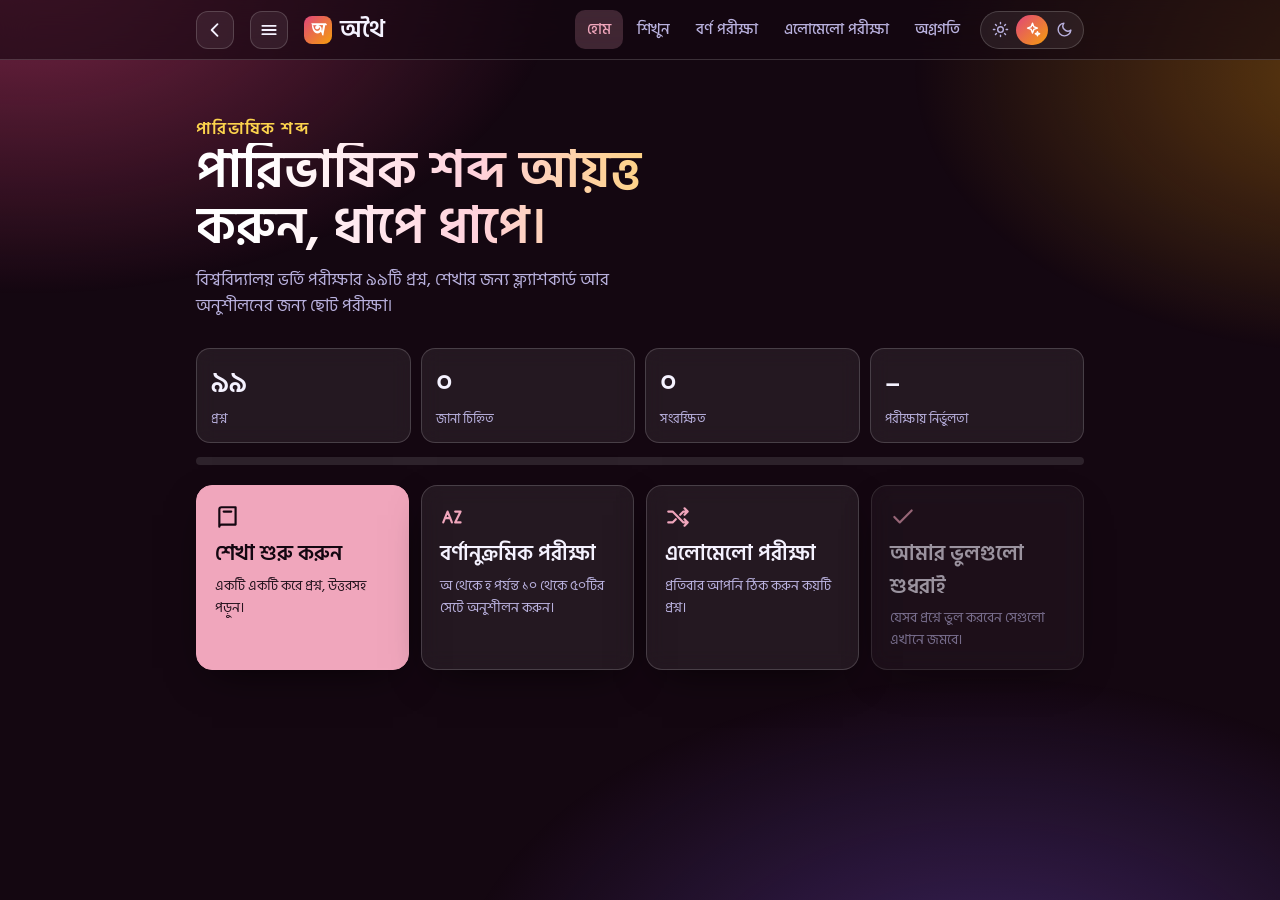
<file: athoi-term.html>
<!DOCTYPE html>
<html lang="bn"><head><meta charset="utf-8">
<meta name="viewport" content="width=device-width, initial-scale=1, viewport-fit=cover">
<title>অথৈ – পারিভাষিক শব্দ</title>
<meta name="description" content="অথৈ: বিশ্ববিদ্যালয় ভর্তি পরীক্ষার বাংলা প্রস্তুতি।"><meta name="theme-color" content="#12786a">
<link rel="preconnect" href="https://fonts.googleapis.com"><link href="https://fonts.googleapis.com/css2?family=Hind+Siliguri:wght@400;500;600;700&family=Tiro+Bangla:ital@0;1&display=swap" rel="stylesheet">
<style>
:root{--bg:#f4efe6;--sf:#fffdf8;--sf2:#efe6d8;--ink:#1e1916;--mut:#6d6258;--ln:#e3d7c6;--pr:#7c2f45;--pr2:#5e2234;--prt:#f8e8ec;--gold:#8d6230;--gt:#f8ecd8;--ok:#1d6b45;--okt:#e5f5ec;--bad:#a33b32;--badt:#fbeceb;--sh:0 1px 2px rgba(30,25,22,.05),0 10px 28px -16px rgba(30,25,22,.22);--on:#fff8f6;color-scheme:light}
@media(prefers-color-scheme:dark){:root:not([data-theme="light"]){--bg:#14110f;--sf:#1e1a17;--sf2:#2a2420;--ink:#f6efe8;--mut:#b3a69c;--ln:#3a322c;--pr:#e0a3ad;--pr2:#f0c2c8;--prt:#3a2428;--gold:#e4c07a;--gt:#3a2e1c;--ok:#8fd0ae;--okt:#163028;--bad:#f0b0a8;--badt:#3d221f;--sh:0 1px 2px rgba(0,0,0,.4);--on:#2a1216;color-scheme:dark}}
:root[data-theme="dark"]{--bg:#14110f;--sf:#1e1a17;--sf2:#2a2420;--ink:#f6efe8;--mut:#b3a69c;--ln:#3a322c;--pr:#e0a3ad;--pr2:#f0c2c8;--prt:#3a2428;--gold:#e4c07a;--gt:#3a2e1c;--ok:#8fd0ae;--okt:#163028;--bad:#f0b0a8;--badt:#3d221f;--sh:0 1px 2px rgba(0,0,0,.4);--on:#2a1216;color-scheme:dark}
:root{box-sizing:border-box;padding-top:env(safe-area-inset-top,0px);padding-bottom:env(safe-area-inset-bottom,0px)}html{scroll-padding-top:env(safe-area-inset-top,0px);-webkit-text-size-adjust:100%}
*,*::before,*::after{box-sizing:inherit}
body{margin:0;background:var(--bg);color:var(--ink);font:16px/1.55 "Hind Siliguri",system-ui,sans-serif;min-height:100vh}
button,input,select{font:inherit;color:inherit}button{cursor:pointer}
:focus-visible{outline:2px solid var(--pr);outline-offset:2px}
.wrap{max-width:920px;margin:0 auto;padding:16px 16px 96px}
header.top{position:sticky;top:env(safe-area-inset-top,0px);z-index:20;background:color-mix(in srgb,var(--bg) 88%,transparent);backdrop-filter:blur(10px);border-bottom:1px solid var(--ln)}
header.top>div{max-width:920px;margin:0 auto;display:flex;align-items:center;gap:8px;padding:10px 16px}
.logo{font:600 24px "Tiro Bangla",Georgia,serif;letter-spacing:.2px;margin-right:auto;cursor:pointer;display:flex;gap:8px;align-items:center}
.logo i{width:28px;height:28px;border-radius:8px;background:var(--pr);color:var(--on);display:grid;place-items:center;font:italic 600 18px "Tiro Bangla",serif}
nav.d{display:flex;gap:2px}nav.d a,nav.m a{padding:8px 12px;border-radius:10px;color:var(--mut);text-decoration:none;font-weight:500;font-size:15px}
nav.d a:hover{background:var(--sf2)}nav a.on{color:var(--pr);background:var(--prt)}
nav.m{display:none;position:fixed;left:0;right:0;bottom:0;z-index:20;background:var(--sf);border-top:1px solid var(--ln);padding:6px 6px calc(6px + env(safe-area-inset-bottom,0px))}
nav.m a{flex:1;text-align:center;font-size:14px;font-weight:600;line-height:1.2;padding:8px 2px;min-height:48px;display:flex;align-items:center;justify-content:center}
a.logo{color:inherit;text-decoration:none}.ib{border:1px solid var(--ln);background:var(--sf);border-radius:10px;width:38px;height:38px;display:grid;place-items:center}
h1,h2,h3{font-family:"Tiro Bangla",Georgia,serif;font-weight:600;margin:0}
.hero{padding:28px 0 8px}.hero h1{font-size:clamp(32px,6vw,52px);line-height:1.08;max-width:20ch;text-wrap:balance}.hero p{color:var(--mut);max-width:52ch;margin:12px 0 0;font-size:17px}
.grid{display:grid;gap:12px;grid-template-columns:repeat(auto-fit,minmax(210px,1fr));margin-top:20px}
.tile{display:flex;flex-direction:column;align-items:flex-start;justify-content:flex-start;background:var(--sf);border:1px solid var(--ln);border-radius:16px;padding:18px;text-align:left;box-shadow:var(--sh);transition:transform .15s,border-color .15s}
.tile:hover{transform:translateY(-2px);border-color:var(--pr)}.tile h3{font-size:21px;margin:8px 0 4px}.tile p{margin:0;color:var(--mut);font-size:14px}.tile svg{width:26px;height:26px;color:var(--pr)}
.tile:disabled{opacity:.6;cursor:not-allowed}.tile:disabled:hover{transform:none;border-color:var(--ln)}.tile.pri{background:var(--pr);border-color:var(--pr);color:var(--on)}.tile.pri p,.tile.pri svg{color:var(--on)}.tile.pri p{opacity:.92}
.stats{display:flex;gap:10px;flex-wrap:wrap;margin-top:20px}.stat{flex:1;min-width:120px;background:var(--sf);border:1px solid var(--ln);border-radius:14px;padding:12px 14px}.stat b{display:block;font:600 28px "Tiro Bangla",serif}.stat span{color:var(--mut);font-size:13px}
.bar{height:6px;background:var(--sf2);border-radius:9px;overflow:hidden}.bar i{display:block;height:100%;background:var(--pr);border-radius:9px;transition:width .3s}
.bar.lg{height:8px}
.btn{border:1px solid var(--ln);background:var(--sf);border-radius:12px;padding:10px 16px;font-weight:600;display:inline-flex;gap:6px;align-items:center;justify-content:center}
.btn:hover{border-color:var(--pr)}.btn.p{background:var(--pr);color:var(--on);border-color:var(--pr)}.btn.p:hover{background:var(--pr2)}.btn:disabled{opacity:.45;cursor:not-allowed}
.row{display:flex;gap:8px;flex-wrap:wrap;align-items:center}.sp{flex:1}
.chip{display:inline-flex;align-items:center;gap:6px;border:1px solid var(--ln);background:var(--sf);border-radius:99px;padding:5px 12px;font-size:14px;font-weight:500;color:var(--mut)}
.chip svg,.ans svg{width:18px;height:18px;flex:none}.ans.hid svg{vertical-align:-4px;margin-right:4px}.chip.on{background:var(--prt);color:var(--pr);border-color:var(--pr)}
.chip[disabled]{opacity:.35}
input[type=search],input[type=number],input.t,select{background:var(--sf);border:1px solid var(--ln);border-radius:12px;padding:10px 12px;min-height:42px}
input[type=search]{flex:1;min-width:160px}
.az{display:flex;gap:4px;flex-wrap:wrap;margin:12px 0}.az button{width:32px;height:32px;border-radius:9px;border:1px solid var(--ln);background:var(--sf);font-weight:600;font-size:13px;color:var(--mut)}.az button.on{background:var(--pr);color:var(--on);border-color:var(--pr)}.az button:disabled{opacity:.3;cursor:default}
.card{background:var(--sf);border:1px solid var(--ln);border-radius:20px;padding:22px;box-shadow:var(--sh);margin-top:14px}
.badge{font-size:12.5px;font-weight:600;padding:3px 10px;border-radius:99px;background:var(--gt);color:var(--gold)}.badge.K{background:var(--prt);color:var(--pr)}.eyebrow{margin:0 0 6px;font-weight:600;font-size:13px;letter-spacing:.08em;text-transform:uppercase;color:var(--pr)}.stem u,.tq u{text-decoration-thickness:2px;text-underline-offset:4px;text-decoration-color:var(--pr)}
.no{color:var(--mut);font-size:13px}
.hw{font-size:clamp(34px,8vw,56px);line-height:1.1;margin:14px 0 4px;word-break:break-word;display:flex;align-items:center;gap:10px;flex-wrap:wrap}
.stem{color:var(--mut);margin:4px 0 14px;font-size:16px}
.ans{border-radius:14px;padding:14px 16px;background:var(--okt);border:1px solid color-mix(in srgb,var(--ok) 35%,transparent)}.ans small{color:var(--ok);font-weight:600;display:block}.ans b{font:600 26px "Tiro Bangla",serif;color:var(--ok)}
.ans.hid{background:var(--sf2);border:1px dashed var(--ln);text-align:center;cursor:pointer;color:var(--mut)}
.oth{display:flex;gap:6px;flex-wrap:wrap;margin:12px 0}.oth span{background:var(--sf2);border-radius:9px;padding:3px 10px;font-size:14px;color:var(--mut)}
.bn{margin-top:14px;padding-top:14px;border-top:1px dashed var(--ln)}.bn label{font-size:13px;color:var(--mut);display:block;margin-bottom:6px}.bn input{width:100%;font-family:"Hind Siliguri",sans-serif}.bn a{font-size:13px;color:var(--pr)}
.ico{border:1px solid var(--ln);background:var(--sf);border-radius:10px;width:36px;height:36px;display:grid;place-items:center;color:var(--mut)}.ico.on{color:var(--gold);border-color:var(--gold);background:var(--gt)}.ico.ok.on{color:var(--ok);border-color:var(--ok);background:var(--okt)}
.ico svg,.ib svg{width:19px;height:19px}
.pg{display:flex;align-items:center;gap:10px;margin-top:14px}.pg .bar{flex:1}
h2.s{font-size:26px;margin:22px 0 6px}.mut{color:var(--mut)}
.sets{display:grid;gap:10px;grid-template-columns:repeat(auto-fill,minmax(200px,1fr));margin-top:12px}
.set{background:var(--sf);border:1px solid var(--ln);border-radius:14px;padding:14px;text-align:left}.set:hover{border-color:var(--pr)}.set b{font:600 19px "Tiro Bangla",serif;display:block}.set span{font-size:13px;color:var(--mut)}.set em{font-style:normal;font-size:12px;color:var(--ok);font-weight:600}
.seg{display:inline-flex;border:1px solid var(--ln);border-radius:12px;overflow:hidden;background:var(--sf)}.seg button{border:0;background:none;padding:8px 14px;font-weight:600;color:var(--mut)}.seg button.on{background:var(--pr);color:var(--on)}
.cnt{display:flex;align-items:center;gap:8px}.cnt input{width:90px;text-align:center;font-size:22px;font-weight:600}
.tq{font:600 clamp(24px,5vw,34px)/1.25 "Tiro Bangla",Georgia,serif;margin:6px 0 16px}
.opt{display:flex;gap:12px;align-items:center;width:100%;text-align:left;background:var(--sf);border:1.5px solid var(--ln);border-radius:14px;padding:13px 14px;margin-bottom:10px;font-size:17px;transition:border-color .12s,background .12s}
.opt:hover:not(:disabled){border-color:var(--pr)}.opt i{font-style:normal;width:28px;height:28px;border-radius:8px;background:var(--sf2);display:grid;place-items:center;font-weight:700;font-size:13px;flex:none;color:var(--mut)}
.opt.ok{background:var(--okt);border-color:var(--ok)}.opt.ok i{background:var(--ok);color:var(--on)}.opt.no{background:var(--badt);border-color:var(--bad)}.opt.no i{background:var(--bad);color:var(--on)}.opt:disabled{cursor:default}
.fb{padding:10px 14px;border-radius:12px;font-weight:600;margin:4px 0 10px}.fb.ok{background:var(--okt);color:var(--ok)}.fb.no{background:var(--badt);color:var(--bad)}.fb small{display:block;font-weight:400;color:var(--mut)}
.nv{display:flex;gap:6px;flex-wrap:wrap;margin-top:16px}.nv button{width:34px;height:34px;border-radius:9px;border:1px solid var(--ln);background:var(--sf);font-size:13px;font-weight:600;color:var(--mut)}.nv .c{background:var(--ok);color:var(--on);border-color:var(--ok)}.nv .w{background:var(--bad);color:var(--on);border-color:var(--bad)}.nv .cur{outline:2px solid var(--pr);outline-offset:1px}
.ring{width:150px;height:150px;border-radius:50%;display:grid;place-items:center;background:conic-gradient(var(--ok) calc(var(--p)*1%),var(--sf2) 0)}.ring div{width:118px;height:118px;border-radius:50%;background:var(--sf);display:grid;place-items:center;font:600 34px "Tiro Bangla",serif}
.rv{background:var(--sf);border:1px solid var(--ln);border-left:4px solid var(--ok);border-radius:12px;padding:12px 14px;margin-top:10px}.rv.w{border-left-color:var(--bad)}.rv b{font-weight:600}.rv .mut{font-size:14px}
table{width:100%;border-collapse:collapse;font-size:14px}td,th{padding:8px 6px;border-bottom:1px solid var(--ln);text-align:left}th{color:var(--mut);font-weight:500}
.scr{overflow-x:auto}
dialog{border:1px solid var(--ln);border-radius:18px;background:var(--sf);color:var(--ink);padding:0;width:min(560px,94vw);max-height:80vh}dialog::backdrop{background:rgba(0,0,0,.5)}dialog .h{padding:14px 16px;border-bottom:1px solid var(--ln);display:flex;align-items:center}dialog .b{overflow:auto;max-height:60vh;padding:6px}
.li{display:flex;width:100%;gap:10px;text-align:left;border:0;background:none;padding:9px 10px;border-radius:10px}.li:hover,.li.on{background:var(--prt)}.li b{font-weight:600}.li span{color:var(--mut);margin-left:auto;font-size:13px}
.toast{position:fixed;left:50%;bottom:90px;transform:translateX(-50%);background:var(--ink);color:var(--bg);padding:8px 16px;border-radius:99px;font-size:14px;z-index:50}
@media(max-width:720px){nav.d{display:none}nav.m{display:flex}.wrap{padding-bottom:110px}.logo{font-size:21px}}
@media(prefers-reduced-motion:reduce){*{transition:none!important}}
.hr{display:flex;align-items:center;gap:8px}a.all{font-size:13px;font-weight:600;color:var(--pr);text-decoration:none;border:1px solid var(--ln);background:var(--sf);padding:8px 12px;border-radius:10px;white-space:nowrap}
/* shared */
.opt.ok{animation:pop .35s}.opt.no{animation:shk .35s}
@keyframes pop{50%{transform:scale(1.03)}}@keyframes shk{25%{transform:translateX(-6px)}75%{transform:translateX(6px)}}
.cf{position:fixed;top:-12px;width:9px;height:14px;border-radius:2px;z-index:99;pointer-events:none;animation:cfall linear forwards}
@keyframes cfall{to{transform:translateY(105vh) rotate(720deg);opacity:.9}}
/* theme switch */
.tsw{position:relative;display:grid;grid-template-columns:repeat(3,32px);padding:3px;border-radius:99px;border:1px solid var(--ln);background:var(--sf)}
.tsw::before{content:"";position:absolute;top:3px;bottom:3px;left:3px;width:32px;border-radius:99px;background:var(--pr);transform:translateX(calc(var(--i,1)*100%));transition:transform .3s cubic-bezier(.3,1.5,.5,1)}
.tsw button{position:relative;z-index:1;height:30px;border:0;background:none;display:grid;place-items:center;color:var(--mut);transition:color .2s}
.tsw button.on{color:var(--on)}.tsw svg{width:17px;height:17px;fill:none;stroke:currentColor;stroke-width:2;stroke-linecap:round;stroke-linejoin:round}
@media(max-width:420px){a.all{padding:8px 10px;font-size:12.5px}}
/* vivid theme (my style) */
:root[data-theme=vivid]{--bg:#140711;--sf:rgba(255,255,255,.07);--sf2:rgba(255,255,255,.11);--ink:#f5f2ff;--mut:#b9b1de;--ln:rgba(255,255,255,.17);--pr:#f0a6bc;--pr2:#e0457b;--prt:rgba(240,166,188,.2);--gold:#fcd34d;--gt:rgba(252,211,77,.16);--ok:#34d399;--okt:rgba(52,211,153,.17);--bad:#fb7185;--badt:rgba(251,113,133,.17);--sh:0 14px 40px -16px rgba(0,0,0,.75);--on:#140711;color-scheme:dark}
[data-theme=vivid] body{background:var(--bg)}
[data-theme=vivid] body::before{content:"";position:fixed;inset:-25%;z-index:-1;pointer-events:none;background:radial-gradient(40% 35% at 18% 14%,rgba(224,69,123,.5),transparent 70%),radial-gradient(34% 30% at 88% 22%,rgba(245,158,11,.34),transparent 70%),radial-gradient(40% 36% at 68% 92%,rgba(139,92,246,.34),transparent 70%);animation:aur 20s ease-in-out infinite alternate}
@keyframes aur{to{transform:translate3d(-5%,4%,0) rotate(7deg) scale(1.12)}}
[data-theme=vivid] header.top,[data-theme=vivid] nav.m{background:rgba(20,7,17,.62);backdrop-filter:blur(16px)}
[data-theme=vivid] .card,[data-theme=vivid] .stat,[data-theme=vivid] .opt,[data-theme=vivid] .chip,[data-theme=vivid] .btn,[data-theme=vivid] .tt,[data-theme=vivid] .cnt input,[data-theme=vivid] .ico{backdrop-filter:blur(10px)}
[data-theme=vivid] h1,[data-theme=vivid] h2,[data-theme=vivid] h3,[data-theme=vivid] .logo,[data-theme=vivid] .tq{font-family:"Hind Siliguri",system-ui,sans-serif}
[data-theme=vivid] .mxh h2,[data-theme=vivid] h2.s{background:linear-gradient(90deg,#fff 10%,#ffd1dc 50%,#fcd34d);-webkit-background-clip:text;background-clip:text;color:transparent}
[data-theme=vivid] .logo i,[data-theme=vivid] .tsw::before{background:linear-gradient(135deg,#e0457b,#f59e0b);color:#fff}
[data-theme=vivid] .tsw button.on{color:#fff}
[data-theme=vivid] .btn.p{background:linear-gradient(135deg,#e0457b,#f59e0b);color:#fff;border:0;box-shadow:0 10px 28px -10px rgba(224,69,123,.9);position:relative;overflow:hidden}
[data-theme=vivid] .btn.p:not(:disabled):hover{filter:brightness(1.1);transform:translateY(-1px)}
[data-theme=vivid] .btn.p:disabled{opacity:.4;box-shadow:none}
[data-theme=vivid] #go:not(:disabled){animation:glow 2.4s ease-in-out infinite}
@keyframes glow{50%{box-shadow:0 10px 34px -4px rgba(245,158,11,.8)}}
[data-theme=vivid] .chip.on{background:linear-gradient(135deg,rgba(224,69,123,.5),rgba(245,158,11,.35));border-color:rgba(240,166,188,.7);color:#fff}
[data-theme=vivid] .bar i{background:linear-gradient(90deg,#e0457b,#f59e0b,#34d399)}
[data-theme=vivid] .ring{background:conic-gradient(#f59e0b calc(var(--p)*1%),rgba(255,255,255,.12) 0);box-shadow:0 0 40px -8px rgba(245,158,11,.6)}
[data-theme=vivid] .opt:hover:not(:disabled){border-color:var(--pr);background:rgba(240,166,188,.14);transform:translateX(3px)}
[data-theme=vivid] .opt i{background:rgba(255,255,255,.12);color:#fff}
[data-theme=vivid] .nv button.cur{outline:2px solid #f59e0b}
[data-theme=vivid] a.all{background:rgba(255,255,255,.08)}
@media(prefers-reduced-motion:reduce){[data-theme=vivid] body::before,#go{animation:none!important}}

[data-theme=vivid] .tile,[data-theme=vivid] .set,[data-theme=vivid] .stat,[data-theme=vivid] table{backdrop-filter:blur(10px)}
[data-theme=vivid] .tile:hover,[data-theme=vivid] .set:hover{border-color:var(--pr);transform:translateY(-2px)}
[data-theme=vivid] .hero h1,[data-theme=vivid] .stat b{font-family:"Hind Siliguri",system-ui,sans-serif}
[data-theme=vivid] .hero h1{background:linear-gradient(90deg,#fff 10%,#ffd1dc 50%,#fcd34d);-webkit-background-clip:text;background-clip:text;color:transparent}
[data-theme=vivid] .eyebrow{color:#fcd34d}

/* colourful options */
.opt{--oc:var(--pr);position:relative;overflow:hidden}
.opt:nth-of-type(1){--oc:#a78bfa}.opt:nth-of-type(2){--oc:#22d3ee}.opt:nth-of-type(3){--oc:#fbbf24}.opt:nth-of-type(4){--oc:#f472b6}.opt:nth-of-type(5){--oc:#34d399}
.opt i{background:var(--oc)!important;color:#16122e!important;font-weight:800;font-style:normal;transition:transform .2s}
.opt:not(:disabled):hover{border-color:var(--oc)!important;background:color-mix(in srgb,var(--oc) 16%,var(--sf))!important;transform:translateX(4px)}
.opt:not(:disabled):active{transform:scale(.98)}.opt:not(:disabled):hover i{transform:scale(1.12) rotate(-6deg)}
.opt.ok{border-color:#22c55e!important;background:linear-gradient(90deg,rgba(34,197,94,.34),rgba(34,197,94,.1))!important;box-shadow:0 0 0 1px #22c55e inset,0 12px 28px -14px #22c55e}
.opt.ok i{background:#22c55e!important;color:#052e12!important}.opt.ok::after{content:"✓";margin-left:auto;font-weight:900;color:#22c55e;font-size:21px}
.opt.no{border-color:#ef4444!important;background:linear-gradient(90deg,rgba(239,68,68,.32),rgba(239,68,68,.08))!important;box-shadow:0 0 0 1px #ef4444 inset,0 12px 28px -14px #ef4444}
.opt.no i{background:#ef4444!important;color:#fff!important}.opt.no::after{content:"✕";margin-left:auto;font-weight:900;color:#ef4444;font-size:21px}
.opt:disabled:not(.ok):not(.no){opacity:.5}
.fb{font-weight:800;font-size:18px;border-radius:14px}.fb small{color:var(--ink)!important;font-weight:500}
.fb.ok{background:linear-gradient(135deg,rgba(34,197,94,.28),rgba(34,211,238,.14))!important;border:1px solid #22c55e;color:#22c55e!important}
.fb.no{background:linear-gradient(135deg,rgba(239,68,68,.28),rgba(251,146,60,.14))!important;border:1px solid #ef4444;color:#ef4444!important}
[data-theme=light] .fb.ok,[data-theme=light] .opt.ok::after{color:#15803d!important}[data-theme=light] .fb.no,[data-theme=light] .opt.no::after{color:#b91c1c!important}
.nv button.c{background:#22c55e!important;border-color:#22c55e!important;color:#052e12!important}.nv button.w{background:#ef4444!important;border-color:#ef4444!important;color:#fff!important}
/* header buttons + drawer */
.hb{width:38px;height:38px;flex:none;border-radius:12px;border:1px solid var(--ln);background:var(--sf);display:grid;place-items:center;color:var(--ink);margin-right:8px}
.hb svg{width:20px;height:20px;fill:none;stroke:currentColor;stroke-width:2.2;stroke-linecap:round;stroke-linejoin:round}
.dov{position:fixed;inset:0;z-index:60;background:rgba(5,3,20,.55);backdrop-filter:blur(3px);opacity:0;pointer-events:none;transition:opacity .25s}
.drw{position:fixed;top:0;bottom:0;left:0;width:min(84vw,330px);z-index:61;background:color-mix(in srgb,var(--bg) 97%,#000);border-right:1px solid var(--ln);box-shadow:20px 0 60px -20px rgba(0,0,0,.6);transform:translateX(-105%);visibility:hidden;transition:transform .3s cubic-bezier(.2,.9,.3,1),visibility .3s;overflow:auto;padding:calc(14px + env(safe-area-inset-top,0px)) 14px 30px}
.dopen .dov{opacity:1;pointer-events:auto}.dopen .drw{transform:none;visibility:visible}.dopen{overflow:hidden}
.drw .dh{display:flex;align-items:center;justify-content:space-between;margin-bottom:14px}
.drw .dl{display:flex;align-items:center;gap:8px;font:600 22px "Tiro Bangla",Georgia,serif;color:var(--ink)}
.drw .dl i{width:28px;height:28px;border-radius:8px;background:var(--pr);color:var(--on);display:grid;place-items:center;font:italic 600 18px "Tiro Bangla",serif}
.drw .dh button{width:38px;height:38px;border-radius:12px;border:1px solid var(--ln);background:var(--sf);color:var(--ink);font-size:16px}
.drw nav{display:flex;flex-direction:column;gap:4px}
.drw nav a{display:flex;align-items:center;gap:12px;padding:13px 14px;border-radius:14px;font-weight:600;color:var(--ink);text-decoration:none;transition:background .15s,transform .15s}
.drw nav a:hover{background:var(--sf2);transform:translateX(3px)}.drw nav a.on{background:var(--prt);color:var(--pr)}
.drw nav a i{width:12px;height:12px;border-radius:50%;flex:none}
.drw nav h4{margin:16px 6px 4px;font-size:12px;letter-spacing:.1em;text-transform:uppercase;color:var(--mut)}
.drw nav a.mixl{margin:6px 0;color:#fff;background:linear-gradient(115deg,#5b3df5,#0ea5e9,#10b981,#f59e0b,#ec4899);background-size:250% 250%;animation:dmix 8s ease-in-out infinite;box-shadow:0 10px 24px -10px rgba(91,61,245,.8)}
@keyframes dmix{0%,100%{background-position:0% 50%}50%{background-position:100% 50%}}

/* progress / marking / saved */
.starb{float:right;margin-left:8px;border:1.5px solid var(--ln);background:var(--sf);color:var(--mut);border-radius:99px;padding:6px 12px;font-weight:700;font-size:13.5px;transition:all .2s}
.starb.on{background:#fbbf24;border-color:#fbbf24;color:#3b2a00;box-shadow:0 6px 16px -8px #fbbf24}.starb:hover{transform:scale(1.05)}
.rv{position:relative}.rv .starb{padding:4px 10px;margin:0 0 4px 8px}
.mkb{margin-top:16px}.mkh{display:flex;justify-content:space-between;align-items:center;gap:10px;flex-wrap:wrap}
.mkg{display:grid;grid-template-columns:1fr 1fr;gap:12px;margin-top:10px}.mkg label{display:flex;flex-direction:column;gap:6px;font-size:13.5px;color:var(--mut);font-weight:600}
.mkg input{height:44px;border-radius:12px;border:1.5px solid var(--ln);background:var(--sf);color:var(--ink);font:700 18px inherit;padding:0 12px;width:100%}
.mst{display:grid;grid-template-columns:repeat(4,1fr);gap:8px;margin:4px 0 8px}.mst .mb{border-radius:14px;padding:10px 4px;background:var(--sf2);text-align:center}
.mst .mb b{display:block;font:800 22px "Hind Siliguri",sans-serif}.mst .mb span{font-size:12px;color:var(--mut)}
.mst .ok{background:rgba(34,197,94,.18)}.mst .ok b{color:#22c55e}.mst .no{background:rgba(239,68,68,.18)}.mst .no b{color:#ef4444}
.ptabs{display:flex;width:100%;margin:6px 0 14px}.ptabs button{flex:1;padding:10px 4px;font-size:13.5px}.ptabs em{font-style:normal;font-size:11.5px;background:var(--prt);color:var(--pr);padding:1px 6px;border-radius:99px;margin-left:3px}
.rcard{position:relative;display:flex;align-items:center;justify-content:space-between;gap:10px;padding:14px 44px 14px 16px;margin-bottom:10px;border-radius:16px;border:1px solid var(--ln);background:var(--sf);cursor:pointer;transition:transform .15s,border-color .15s}
.rcard:hover{transform:translateY(-2px);border-color:var(--pr)}.rcard .rl b{display:block}.rcard .rl span{font-size:12.5px}
.rcard .rr{text-align:right;white-space:nowrap}.rcard .rr b{font:800 20px "Hind Siliguri",sans-serif}.rcard .rr small{font-size:13px;color:var(--mut);font-weight:600}
.pcb{display:block;margin-top:2px;font-size:12.5px;font-weight:800;padding:2px 9px;border-radius:99px;width:max-content;margin-left:auto}.pcb.g{background:rgba(34,197,94,.2);color:#22c55e}.pcb.y{background:rgba(251,191,36,.22);color:#d99a00}.pcb.r{background:rgba(239,68,68,.2);color:#ef4444}
.rdel{position:absolute;right:8px;top:8px;width:28px;height:28px;border-radius:50%;border:0;background:transparent;color:var(--mut);font-size:15px}.rdel:hover{background:rgba(239,68,68,.2);color:#ef4444}
.mrow{display:flex;align-items:center;gap:12px;padding:14px;margin-bottom:10px;border-radius:16px;border:1px solid var(--ln);background:var(--sf)}.mrow .mq{flex:1;min-width:0}
.tick{flex:none;width:46px;height:46px;border-radius:50%;border:2px solid #22c55e;background:transparent;color:#22c55e;font-size:22px;font-weight:900;transition:all .2s}.tick:hover{background:#22c55e;color:#052e12;transform:scale(1.1)}
.tick.star{border-color:#fbbf24;color:#fbbf24}.tick.star:hover{background:#fbbf24;color:#3b2a00}
.mix p{max-width:calc(100% - 84px)}</style><script>try{document.documentElement.dataset.theme=localStorage.getItem("athoiথিম")||"vivid"}catch(e){document.documentElement.dataset.theme="vivid"}</script><link rel="icon" href="favicon.svg" type="image/svg+xml"><meta name="theme-color" content="#7c2f45"></head><body>
<header class="top"><div><button class="hb" id="bk" aria-label="পেছনে যান" title="পেছনে"><svg viewBox="0 0 24 24"><path d="M15 5l-7 7 7 7"/></svg></button><button class="hb" id="mb" aria-label="মেনু খুলুন" title="মেনু"><svg viewBox="0 0 24 24"><path d="M4 7h16M4 12h16M4 17h16"/></svg></button><a class="logo" href="index.html"><i>অ</i>অথৈ</a><nav class="d" id="nd"></nav><span class="hr"><div class="tsw" id="tsw" role="group" aria-label="থিম"><button data-th="light" title="লাইট থিম" aria-label="লাইট থিম"><svg viewBox="0 0 24 24"><circle cx="12" cy="12" r="4"/><path d="M12 2v2M12 20v2M4.9 4.9l1.4 1.4M17.7 17.7l1.4 1.4M2 12h2M20 12h2M4.9 19.1l1.4-1.4M17.7 6.3l1.4-1.4"/></svg></button><button data-th="vivid" title="ভিভিড থিম" aria-label="ভিভিড থিম"><svg viewBox="0 0 24 24"><path d="M12 3l1.9 5.1L19 10l-5.1 1.9L12 17l-1.9-5.1L5 10l5.1-1.9z"/><path d="M19 15l.8 2.2L22 18l-2.2.8L19 21l-.8-2.2L16 18l2.2-.8z"/></svg></button><button data-th="dark" title="ডার্ক থিম" aria-label="ডার্ক থিম"><svg viewBox="0 0 24 24"><path d="M21 12.8A9 9 0 1 1 11.2 3a7 7 0 0 0 9.8 9.8z"/></svg></button></div></span></div></header><div class="dov" id="dov"></div><aside class="drw" id="drw" aria-hidden="true"></aside>
<main class="wrap" id="app"></main><nav class="m" id="nm"></nav><dialog id="dg"></dialog>
<script>
const D=[{"n":1,"h":"","q":"Null and void'-এর বাংলা পরিভাষা কোনটি?","o":["বাতিল","পালাবদল","মামুলি","নিরপেক্ষ"],"a":0,"k":"K"},{"n":2,"h":"Custom","q":"'Custom' শব্দের পরিভাষা কোনটি যথার্থ?","o":["আইন","প্রথা","শুল্ক","রাজনীতি"],"a":1,"k":"K","sk":"প্রথা"},{"n":3,"h":"Consumer goods","q":"'Consumer goods'-এর উপযুক্ত বাংলা পরিভাষা কী?","o":["ভোক্তার কল্যাণ","ক্রয়কৃত পণ্য","ভোগ্যপণ্য","ক্রেতার গুণাগুণ"],"a":2,"k":"K","sk":"ভোগ্যপণ্য"},{"n":4,"h":"Excise duty","q":"Excise duty-র পরিভাষা কোনটি?","o":["অতিরিক্ত কর","আবগারি শুল্ক","অর্পিত দায়িত্ব","অতিরিক্ত কর্তব্য"],"a":1,"k":"K","sk":"আবগারি শুল্ক"},{"n":5,"h":"Subconscious","q":"'Subconscious' শব্দটির বাংলা পারিভাষিক শব্দ হলো-","o":["অর্ধচেতন","অবচেতন","চেতনাহীন","চেতনাপ্রবাহ"],"a":1,"k":"K","sk":"অবচেতন"},{"n":6,"h":"Quarterly শব্দে","q":"Quarterly শব্দের অর্থ কী?","o":["সাপ্তাহিক","পাক্ষিক","ষান্মাসিক","ত্রৈমাসিক"],"a":3,"k":"K"},{"n":7,"h":"Anatomy শব্দে","q":"Anatomy শব্দের অর্থ-","o":["সাদৃশ্য","স্নায়ুতন্ত্র","শারীরবিদ্যা","অঙ্গ-সঞ্চালন"],"a":2,"k":"K"},{"n":8,"h":"Co-opted","q":"'Co-opted'-এর পরিভাষা কোনটি?","o":["সহযোজিত","যোজিত","সংযোজিত","সংযুক্ত"],"a":0,"k":"K","sk":"সহযোজিত"},{"n":9,"h":"Comparative শব্দটি","q":"Comparative শব্দটির পরিভাষা হলো—","o":["সাম্যবাদ","খেসারত","তুলনামূলক","প্রতিযোগিতা"],"a":2,"k":"K"},{"n":10,"h":"Manifesto","q":"'Manifesto' শব্দের বাংলা পরিভাষা কোনটি?","o":["প্রস্তাব","প্রজ্ঞাপন","ইশতেহার","বিজ্ঞাপন","কোনটিই নয়"],"a":2,"k":"K","sk":"ইশতেহার"},{"n":11,"h":"Philology শব্দে","q":"Philology শব্দের পরিভাষা কোনটি?","o":["দর্শনবিদ্যা","ভাষাবিদ্যা","মনোবিদ্যা","ধ্বনিবিদ্যা"],"a":0,"k":"K"},{"n":12,"h":"Corrigendum শব্দে","q":"Corrigendum শব্দের অর্থ-","o":["শুদ্ধিপত্র","পূনর্বিন্যাস","স্থাপত্যকলা","অনুরোধপত্র"],"a":0,"k":"K"},{"n":13,"h":"Prothesis","q":"`Prothesis’ এর বাংলা প্রতিশব্দ কোনটি?","o":["ধ্বনিসংযুক্তি","আদিস্বরাগম","স্বরভক্তি","বিপ্রকর্ষ"],"a":1,"k":"K","sk":"আদিস্বরাগম"},{"n":14,"h":"Code","q":"'Code' শব্দের সঠিক পরিভাষা কোনটি?","o":["নীতি","নিয়ম","সংকেত","বিধি","কোনটিই নয়"],"a":2,"k":"K","sk":"সংকেত"},{"n":15,"h":"Defendant","q":"`Defendant’ শব্দের সঠিক পরিভাষা কোনটি?","o":["বাদি","সাক্ষী","বিবাদি","প্রমাণ","কোনটিই নয়"],"a":2,"k":"K","sk":"বিবাদি"},{"n":16,"h":"Etiquette শব্দে","q":"Etiquette শব্দের সঠিক পরিভাষা কোনটি?","o":["নিয়মানুবর্তিতা","নিয়ম নীতি","সদাচারী","শৃঙ্খলা","শিষ্টাচার"],"a":4,"k":"K"},{"n":17,"h":"নিচে","q":"নিচের কোনটি পারিভাষিক শব্দ?","o":["লুঙ্গি","স্নাতকোত্তর","কিতাব","আনারস"],"a":1,"k":"K"},{"n":18,"h":"Book Post","q":"'Book Post'-এর পারিভাষিক রূপ কোনটি?","o":["ডাকঘর","খোলা ডাক","উপবিধি","লেখস্বত্ব"],"a":1,"k":"K","sk":"খোলা ডাক"},{"n":19,"h":"Epicurism","q":"'Epicurism'- এর যথার্থ পরিভাষা।","o":["নিয়তিবাদ","অস্তিত্ববাদ","ভোগবাদ","পরিবেশবাদ"],"a":2,"k":"K","sk":"ভোগবাদ"},{"n":20,"h":"Ordnance শব্দটি","q":"Ordnance শব্দটির বাংলা প্রতিশব্দ কী?","o":["অধ্যাদেশ","ক্রম","সমরাস্ত্র","আদেশ"],"a":2,"k":"K"},{"n":21,"h":"Divulge","q":"'Divulge' অর্থ -","o":["অল্প পরিমাণ","প্রকাশ করা","বেশি পরিমাণ","ছড়িয়ে দেয়া"],"a":1,"k":"K","sk":"প্রকাশ করা"},{"n":22,"h":"Annex","q":"'Annex' শব্দের বাংলা পরিভাষা কোনটি?","o":["গ্রন্থপঞ্জি","নির্ঘণ্ট","ক্রোড়পত্র","পরিশিষ্ট"],"a":3,"k":"K","sk":"পরিশিষ্ট"},{"n":23,"h":"Campaign","q":"'Campaign' শব্দটির পারিভাষিক শব্দ কি?","o":["প্রচারাভিযান","প্রচারণা","প্রচার","প্রকাশনা"],"a":0,"k":"K","sk":"প্রচারাভিযান"},{"n":24,"h":"Quota","q":"'Quota'-এর পরিভাষা কী?","o":["উদ্ধৃতি-চিহ্ন","যথাংশ","প্ৰশ্ন","জাতি বিদ্বেষ"],"a":1,"k":"K","sk":"যথাংশ"},{"n":25,"h":"monitoring","q":"'monitoring' শব্দটির বাংলা পরিভাষা হচ্ছে—","o":["পর্যালোচনা","পরিবীক্ষণ","পরিদর্শন","পর্যবেক্ষণ"],"a":1,"k":"K","sk":"পরিবীক্ষণ"},{"n":26,"h":"সচিব","q":"'সচিব' কোন ধরনের শব্দ?","o":["পারিভাষিক","মিশ্র","তৎসম","তদ্ভব"],"a":0,"k":"K"},{"n":27,"h":"কমা (comma)","q":"কমা (comma) এর বাংলা কি?","o":["পূর্ণচ্ছেদ","দৃষ্টান্তছেদ","পাদচ্ছেদ","অর্ধছেদ"],"a":2,"k":"K"},{"n":28,"h":"Executive","q":"'Executive'-এর পরিভাষা-","o":["উর্ধ্বতন কর্মকর্তা","নির্বাহী","সহযোগী","ব্যবস্থাপক"],"a":1,"k":"K","sk":"নির্বাহী"},{"n":29,"h":"Epic শব্দে","q":"Epic শব্দের পরিভাষা কী?","o":["কিংবদন্তি","পুরাণ","মহাকাব্য","বিস্মৃত কাহিনি"],"a":2,"k":"K"},{"n":30,"h":"","q":"প্রচলিত বিদেশি শব্দের ভাবানুমূলক প্রতিশব্দকে কী বলে?","o":["অপিনিহিতি","পারিভাষিক শব্দ","রূঢ়ি শব্দ","তৎসম শব্দ"],"a":1,"k":"K"},{"n":31,"h":"Chancellor","q":"'Chancellor'-এর পরিভাষা কোনটি?","o":["আচার্য","উপাচার্য","অধ্যক্ষ","প্রাধ্যক্ষ"],"a":0,"k":"K","sk":"আচার্য"},{"n":32,"h":"Autonomous শব্দে","q":"Autonomous শব্দের অর্থ -","o":["স্বাক্ষর","স্বায়ত্তশাসিত","সত্যায়িত","সংশোধিত"],"a":1,"k":"K"},{"n":33,"h":"Edition শব্দে","q":"Edition শব্দের অর্থ-","o":["সংস্করণ","সম্পাদক","সম্পাদকীয়","অনুসন্ধান"],"a":0,"k":"K"},{"n":34,"h":"সেক্রেটারী শব্দে","q":"সেক্রেটারী শব্দের পারিভাষিক শব্দ কোনটি?","o":["মহাপরিচালক","পরিচালক","আহ্বায়ক","সচিব"],"a":3,"k":"K"},{"n":35,"h":"Virile শব্দে","q":"Virile শব্দের অর্থ কোনটি?","o":["পুরুষোচিত","কাপুরুষোচিত","কৃপণ","উদ্ধৃত"],"a":0,"k":"K"},{"n":36,"h":"Archetype","q":"'Archetype' শব্দের অর্থ-","o":["আদিরূপ","স্থপতি","স্থাপত্যকলা","ধাতব বর্ণ"],"a":0,"k":"K","sk":"আদিরূপ"},{"n":37,"h":"","q":"Wisdom' শব্দের বাংলা অর্থ কোনটি?","o":["জ্ঞান","মেধা","বুদ্ধি","বিবেচনা","প্রজ্ঞা"],"a":4,"k":"K"},{"n":38,"h":"","q":"ইংরেজি Prefix শব্দকে বাংলায় কী বলে?","o":["অনুসর্গ","কারক","সমাস","উপসর্গ"],"a":3,"k":"K"},{"n":39,"h":"","q":"Superstitions'শব্দের অর্থ -","o":["যাদুবিদ্যা","সেতুবন্ধন","কুসংস্কারাচ্ছন্ন","উপাসনা"],"a":2,"k":"K"},{"n":40,"h":"Blue pint","q":"Blue pint-এর পারিভাষিক শব্দ কোনটি?","o":["চলচ্চিত্র","জীবনবৃত্তান্ত","প্রতিচিত্র","পটভূমি"],"a":2,"k":"K","sk":"প্রতিচিত্র"},{"n":41,"h":"","q":"For good' এর সঠিক অর্থ কোনটি?","o":["ভালো হওয়া","গড়িমসি","ক্ষণতরে","চিরতরে"],"a":3,"k":"K"},{"n":42,"h":"","q":"কোনটি পারিভাষিক শব্দ? নথি","o":["কলেজ","নথি","রেডিও","অক্সিজেন"],"a":1,"k":"K"},{"n":43,"h":"Dialect শব্দে","q":"Dialect শব্দের বাংলা পরিভাষা কোনটি?","o":["কথোপকথন","উপায়","উপভাষা","বিধান"],"a":2,"k":"K"},{"n":44,"h":"Morphology","q":"'Morphology'-এর পারিভাষিক বাংলা প্রতিশব্দ হলো—","o":["শব্দতত্ত্ব","ধ্বনিতত্ত্ব","বাক্যতত্ত্ব","অর্থতত্ত্ব"],"a":0,"k":"K","sk":"শব্দতত্ত্ব"},{"n":45,"h":"","q":"'Galaxy শব্দের বাংলা পরিভাষা-","o":["গ্রহাণু","নক্ষত্রবিথী","তারাপুঞ্জ","নীহারিকা"],"a":1,"k":"K"},{"n":46,"h":"","q":"Forgery অর্থ","o":["ফৌজদারি","বলপ্রয়োগকারী","দালালি","জালিয়াতি"],"a":3,"k":"K"},{"n":47,"h":"","q":"কোনটি পারিভাষিক শব্দ?","o":["হাসান","টোপর","বিশ্ববিদ্যালয়","ডাক্তারখানা"],"a":2,"k":"K"},{"n":48,"h":"Referendum শব্দটি","q":"Referendum শব্দটির বাংলা পারিভাষিক কি?","o":["সংশোধন","গণভোট","পরিমার্জন","মধ্যস্থতা"],"a":1,"k":"K"},{"n":49,"h":"Gratuity শব্দে","q":"Gratuity শব্দের বাংলা পরিভাষা-","o":["আনুতোষিক","পারিশ্রমিক","পারিতোষিক","মহার্ঘ"],"a":2,"k":"K"},{"n":50,"h":"","q":"পরিভাষা' শব্দের অর্থ কী?","o":["ব্যঞ্জনাত্মক","সংক্ষেপণার্থ","রক্ষণাত্মক","সম্মানার্থক"],"a":1,"k":"K"},{"n":51,"h":"","q":"বহুকেন্দ্রিক’ এর ইংরেজি কি?","o":["Ethnocentri","Geocentric","Regiocentric","Polycentric"],"a":3,"k":"K"},{"n":52,"h":"","q":"'এপিটাফ শব্দের অর্থ—","o":["শোক কবিতা","গীতিকা","সমাধি-লিপি","মানপত্র"],"a":2,"k":"K"},{"n":53,"h":"notification","q":"'notification' শব্দের পরিভাষা-","o":["বিজ্ঞপ্তি","পরিপত্র","প্রজ্ঞাপন","বিবরণী।"],"a":2,"k":"K","sk":"প্রজ্ঞাপন"},{"n":54,"h":"","q":"ন্যায়পাল’ এর ইংরেজি শব্দ কি?","o":["Ombudsman","Omnibus","Justice","Ombusman"],"a":0,"k":"K"},{"n":55,"h":"","q":"অধ্যাদেশ’ এর ইংরেজি প্রতিশব্দ কি?","o":["Ordain","Order","Ordinance","Law"],"a":2,"k":"K"},{"n":56,"h":"duty","q":"বিভিন্ন অর্থের ধারক 'duty' শব্দের অর্থ হিসেবে নিচের কোনটি অশুদ্ধ?","o":["কর্তব্য","শুল্ক","রুটিন","কার্য"],"a":2,"k":"K","sk":"রুটিন"},{"n":57,"h":"","q":"Depreciation গ্রহণযোগ্য বাংলা পরিভাষা-","o":["অগ্রহণযোগ্যতা","ক্ষয়িষ্ণুতা","পতন","অবচয়"],"a":3,"k":"K"},{"n":58,"h":"Parasite শব্দে","q":"Parasite শব্দের বাংলা পরিভাষা-","o":["পারদশী","পরমুখাপেক্ষী","পরগাছা","পরদেশি"],"a":2,"k":"K"},{"n":59,"h":"","q":"নিচের কোনটির গ্রহণযোগ্য বাংলা পরিভাষা তৈরি হয়নি?","o":["Green room","Pass-word","Municipality","Parcel"],"a":3,"k":"K"},{"n":60,"h":"Dilemma","q":"'Dilemma' শব্দের বাংলা -","o":["ঢিলেমি","মতান্তর","উভয় সংকট","তর্ক-বিতর্ক"],"a":2,"k":"K","sk":"উভয় সংকট"},{"n":61,"h":"","q":"Green room সঠিক বাংলা পরিভাষা কোনটি?","o":["সামনের ঘর","সবুজকক্ষ","সাজঘর","পেছনের ঘর"],"a":2,"k":"K"},{"n":62,"h":"Litoral","q":"'Litoral' শব্দের পারিভাষিক রুপ হলো-","o":["তণমূল","প্রান্তিক","উপকূলবর্তী","আদিবাসী"],"a":2,"k":"K","sk":"উপকূলবর্তী"},{"n":63,"h":"","q":"Fairy tale—শব্দের বাংলা পরিভাষা কোনটি?","o":["কথাসাহিত্য","রূপকথা","লোকগীতিকা","গীতিনাট্য"],"a":1,"k":"K"},{"n":64,"h":"Dynamic শব্দটি","q":"Dynamic শব্দটির বাংলা পরিভাষা কোনটি?","o":["গতিশীল","উজ্জ্বল","বৈদ্যুতিক তরঙ্গ","স্থিতিশীল"],"a":0,"k":"K"},{"n":65,"h":"Secularism","q":"Secularism-এর প্রতিশব্দ কী?","o":["ধর্মহীনতা","ধর্মনিরপেক্ষতা","ধর্মদ্রোহিতা","ধর্মবিরোধিতা"],"a":1,"k":"K","sk":"ধর্মনিরপেক্ষতা"},{"n":66,"h":"Phonetics","q":"'Phonetics' শব্দের পরিভাষা—","o":["ধ্বনিবাদ","ধ্বনিবিজ্ঞান","ধ্বনিবিদ্যা","ধনবিদ্যা"],"a":2,"k":"K","sk":"ধ্বনিবিদ্যা"},{"n":67,"h":"Artisan","q":"'Artisan' শব্দের বাংলা পরিভাষা—","o":["কারিগর","কৃত্রিমতা","গ্রন্থন","কারুশিল্প"],"a":0,"k":"K","sk":"কারিগর"},{"n":68,"h":"Physiography","q":"'Physiography' শব্দের সঠিক বাংলা পরিভাষা কোনটি?","o":["শরীর বিদ্যা","শরীরবৃত্তীয়","ভূমিবৃত্তি","ভৌতবিদ্যা"],"a":2,"k":"K","sk":"ভূমিবৃত্তি"},{"n":69,"h":"Abstract শব্দে","q":"Abstract শব্দের বাংলা পরিভাষা কোনটি?","o":["শিল্পকর্ম","সৌন্দর্য","বিমূর্ত","কোনটি নয়"],"a":2,"k":"K"},{"n":70,"h":"","q":"allow Land' শব্দটির পরিভাষা কী?","o":["খাস জমি","বাসস্থান সংলগ্ন জমি","চাষযোগ্য জমি","পতিত জমি"],"a":3,"k":"K"},{"n":71,"h":"Migration","q":"ইংরেজি 'Migration'-এর বাংলা পরিভাষা-","o":["প্রব্রাজিত","প্রব্রজিত","প্রব্রজন","প্রব্রজ্যা"],"a":2,"k":"K","sk":"প্রব্রজন"},{"n":72,"h":"Fiction শব্দটি","q":"Fiction শব্দটির বাংলা পরিভাষা কোনটি?","o":["অনুষ্ঠান","কল্পনা","কথাসাহিত্য","কর্মতৎপরতা"],"a":2,"k":"K"},{"n":73,"h":"Audio","q":"'Audio' শব্দের বাংলা পরিভাষা কোনটি?","o":["শ্রাব্য","শ্রবণীয়","শ্রবণেন্দ্রিয়","শ্রুগ্রিাহ্যতা।"],"a":0,"k":"K","sk":"শ্রাব্য"},{"n":74,"h":"Liberalism","q":"Liberalism-এর বাংলা পরিভাষা কোনটি?","o":["উদারতা","উদারনীতিবাদ","নৈতিকতাবাদ","অসাম্প্রদায়িকতা"],"a":1,"k":"K","sk":"উদারনীতিবাদ"},{"n":75,"h":"Osmosis","q":"'Osmosis'–এর বাংলা পরিভাষা কোনটি?","o":["আস্রবণ/ অভিস্রবণ","মরুদ্যান","ঝরনাধারা","সবুজ উদ্যান"],"a":0,"k":"K","sk":"আস্রবণ/ অভিস্রবণ"},{"n":76,"h":"Civil War","q":"Civil War-এর পরিভাষা শব্দ নিচের কোনটি?","o":["গৃহযুদ্ধ","নগরযুদ্ধ","দাঙ্গা","জনযুদ্ধ"],"a":0,"k":"K","sk":"গৃহযুদ্ধ"},{"n":77,"h":"Cosmic","q":"Cosmic-এর পরিভাষা কোনটি?","o":["প্রসাধনী","সৃষ্টি","প্রলয়","মহাজাগতিক"],"a":3,"k":"K","sk":"মহাজাগতিক"},{"n":78,"h":"Coating","q":"'Coating' শব্দের বাংলা পরিভাষা হচ্ছে-","o":["অনুমান","সংশয়","আবরণ","কোনটিই নয়"],"a":2,"k":"K","sk":"আবরণ"},{"n":79,"h":"Aesthetics শব্দে","q":"Aesthetics শব্দের বাংলা পরিভাষা–","o":["নীতিবিদ্যা","নন্দনতত্ত্ব","সম্মোহন","বিমানবিদ্যা।"],"a":1,"k":"K"},{"n":80,"h":"Cease fire","q":"'Cease fire' পরিভাষাটির বাংলা প্রতিশব্দ কোনটি?","o":["আগুন নেভানো","অগ্নিনির্বাপণ","অস্ত্র-সংবরণ","অস্ত্র বাজেয়া"],"a":2,"k":"K","sk":"অস্ত্র-সংবরণ"},{"n":81,"h":"Syntax","q":"'Syntax' শব্দটির বাংলা পারিভাষিক রূপ হলো :","o":["শব্দ-প্রকরণ","ধ্বনি-প্রকরণ","বাক্য-প্রকরণ","শব্দ গঠন।"],"a":2,"k":"K","sk":"বাক্য-প্রকরণ"},{"n":82,"h":"","q":"'Charter শব্দের বাংলা পরিভাষা—","o":["বিজ্ঞপ্তি","সনদ","ভাষ্য","নথিপত্র"],"a":1,"k":"K"},{"n":83,"h":"Agora","q":"'Agora' শব্দের বাংলা পরিভাষা—","o":["সুপার শপ","মুদি দোকান","বড় দোকান","মুক্তস্থান"],"a":3,"k":"K","sk":"মুক্তস্থান"},{"n":84,"h":"","q":"শিক্ষা বিরতি' শব্দটির ইংরেজি পরিভাষা কী?","o":["Break in education","Break of study","Break in service","Gap of study"],"a":1,"k":"K"},{"n":85,"h":"Unprecedented","q":"'Unprecedented'-এর পারিভাষিক শব্দ কোনটি?","o":["অপূরণীয়","অভূতপূর্ব","অসংসদীয়","অনপনেয়"],"a":1,"k":"K","sk":"অভূতপূর্ব"},{"n":86,"h":"Anatomy","q":"'Anatomy' শব্দের অর্থ কী?","o":["সাদৃশ্য","স্নায়ুতন্ত্র","অঙ্গব্যবচ্ছেদ বিদ্যা","অঙ্গসঞ্চালন"],"a":2,"k":"K","sk":"অঙ্গব্যবচ্ছেদ বিদ্যা"},{"n":87,"h":"","q":"'Sacrament পবিভাষিক শব্দ কোনটি ?","o":["ধর্মসংস্কার","সমন","সমাজতন্ত্র","সাময়িক"],"a":0,"k":"K"},{"n":88,"h":"Successor শব্দটি","q":"Successor শব্দটির বাংলা পরিভাষা কোনটি?","o":["উত্তরাধিকারী","সফল","মহাজন","অগ্রগতি"],"a":0,"k":"K"},{"n":89,"h":"Key Note","q":"'Key Note' -এর পরিভাষা-","o":["পাদটীকা","চাবিকাঠি","মূলভাৰ","গুরুত্বপূর্ণ"],"a":2,"k":"K","sk":"মূলভাৰ"},{"n":90,"h":"","q":"'Register শব্দটির বাংলা পরিভাষা কী?","o":["খাতা","নিবন্ধক","নিবন্ধন","কোনটিই নয়"],"a":2,"k":"K"},{"n":91,"h":"","q":"কোনটি periodical এর সঠিক পারিভাষিক শব্দ?","o":["সময়","সাময়িক","সাময়িকী","সময়রীতি"],"a":1,"k":"K"},{"n":92,"h":"Unattainable","q":"'Unattainable' শব্দের অর্থ-","o":["অনধিকার","অনর্জনযোগ্য","অনুপস্থিতিযোগ্য","অনাগ্রহ"],"a":1,"k":"K","sk":"অনর্জনযোগ্য"},{"n":93,"h":"Clossary শব্দে","q":"Clossary শব্দের বাংলা পরিভাষা কোনটি?","o":["গ্রন্থতালিকা","পুস্তক","বিপণিকেন্দ্র","শব্দকোষ"],"a":3,"k":"K"},{"n":94,"h":"up-to-date","q":"'up-to-date' শব্দের বাংলা পরিভাষা কোনটি?","o":["ওপরের তারিখ","তারিখবাচক","হালতারিখ","হালনাগাদ"],"a":3,"k":"K","sk":"হালনাগাদ"},{"n":95,"h":"Accidental","q":"'Accidental'-এর বাংলা পরিভাষা কোনটি?","o":["আপতিক","দুর্ঘটনা","অকস্মাৎ","দুর্ঘটনা-সংঘটিত"],"a":0,"k":"K","sk":"আপতিক"},{"n":96,"h":"Genocide","q":"'Genocide'-এর বাংলা পরিভাষা কোনটি?","o":["গণমত","গণআন্দোলন","গণবিরোধী","গণহত্যা"],"a":3,"k":"K","sk":"গণহত্যা"},{"n":97,"h":"Rural community","q":"'Rural community' কথাটির বাংলা পরিভাষা কোনটি?","o":["পল্লীসমাজ","পল্লী জনগোষ্ঠী","গ্রামীণ সম্প্রদায়","গ্রামীণ জনসমষ্টি"],"a":2,"k":"K","sk":"গ্রামীণ সম্প্রদায়"},{"n":98,"h":"Hurnan values","q":"'Hurnan values'—কথাটির বাংলা পরিভাষা কোনটি?","o":["মানব-পরিমাপ","মানুষের দাম","মানবিক মূল্যবোধ","মানব মূল্যমান"],"a":2,"k":"K","sk":"মানবিক মূল্যবোধ"},{"n":99,"h":"","q":"Mobile Court' কথাটির বাংলা পরিভাষা কোনটি?","o":["চলমান বিচারালয়","চলন্ত বিচারালয়","চলমান আদালত","ভ্রাম্যমাণ আদালত"],"a":3,"k":"K"}];
const N=D.length,$=s=>document.querySelector(s),esc=s=>String(s??'').replace(/[&<>"]/g,c=>({'&':'&amp;','<':'&lt;','>':'&gt;','"':'&quot;'}[c]));
const IC={home:'<path d="M3 11l9-8 9 8v9a1 1 0 0 1-1 1h-5v-6H9v6H4a1 1 0 0 1-1-1z"/>',learn:'<path d="M4 5a2 2 0 0 1 2-2h13v16H6a2 2 0 0 0-2 2zM4 19V5M8 7h7"/>',alpha:'<path d="M3 17l4-10 4 10M4.5 13h5M14 7h5l-5 10h5"/>',rand:'<path d="M3 7h4l10 10h4M3 17h4l3-3m4-4l3-3h4M18 4l3 3-3 3m0 4l3 3-3 3"/>',prog:'<path d="M4 20V10M10 20V4M16 20v-7M22 20H2"/>',star:'<path d="M12 3l2.7 5.6 6.1.9-4.4 4.3 1 6.1L12 17l-5.4 2.9 1-6.1L3.2 9.5l6.1-.9z"/>',chk:'<path d="M4 12l5 5L20 6"/>',spk:'<path d="M4 9v6h4l5 4V5L8 9zM16.5 8.5a5 5 0 0 1 0 7M19 6a8.5 8.5 0 0 1 0 12"/>',list:'<path d="M8 6h13M8 12h13M8 18h13M3 6h.01M3 12h.01M3 18h.01"/>',moon:'<path d="M20 14.5A8 8 0 0 1 9.5 4 8 8 0 1 0 20 14.5z"/>',eye:'<path d="M2 12s4-7 10-7 10 7 10 7-4 7-10 7S2 12 2 12z"/><circle cx="12" cy="12" r="3"/>'};
const ic=(n,w=2)=>`<svg viewBox="0 0 24 24" fill="none" stroke="currentColor" stroke-width="${w}" stroke-linecap="round" stroke-linejoin="round">${IC[n]}</svg>`;
let S={fav:[],known:[],mist:[],hist:[],done:{},notes:{},theme:'',last:0,pos:0};
try{Object.assign(S,JSON.parse(localStorage.getItem('athoi_term')||'{}'))}catch(e){}
const save=()=>{try{localStorage.setItem('athoi_term',JSON.stringify(S))}catch(e){}};
const has=(k,n)=>S[k].includes(n),tog=(k,n)=>{const i=S[k].indexOf(n);i<0?S[k].push(n):S[k].splice(i,1);save()};
const key=q=>{const t=(q.sk||q.h||q.q).replace(/^[^\u0980-\u09FF]+/,'');return t||'~'},ltr=q=>{const c=key(q)[0];return letters.includes(c)?c:'#'};
const ALPHA=[...D].sort((a,b)=>key(a).localeCompare(key(b),'bn')||a.n-b.n);
const byN=Object.fromEntries(D.map(q=>[q.n,q]));
const HL=q=>{let s=esc(q.q);(q.u||[]).forEach(u=>{const e=esc(u);s=s.replace(e,'<u>'+e+'</u>')});return s};
const UL=q=>/underlined|bold/i.test(q.q)&&!(q.u&&q.u.length)?'<p class="no" style="margin:-6px 0 12px">মূল প্রশ্নপত্রের দাগ বা গাঢ় চিহ্ন এই প্রশ্নে নেই, বাক্যের প্রসঙ্গ দেখে বুঝে নিন।</p>':'';
const KINDS=["K"],KD={"K":"পারিভাষিক শব্দ"},KL={"K":"উত্তর"},NOBN=["K"],H='display:none';
const shuf=a=>{a=[...a];for(let i=a.length-1;i>0;i--){const j=Math.random()*(i+1)|0;[a[i],a[j]]=[a[j],a[i]]}return a};
const LT=String.fromCharCode(65);const letters=[...'অআইঈউঊঋএঐওঔকখগঘঙচছজঝঞটঠডঢণতথদধনপফবভমযরলশষসহ','#'];
function toast(m){const t=document.createElement('div');t.className='toast';t.textContent=m;document.body.append(t);setTimeout(()=>t.remove(),1600)}
function speak(w){try{speechSynthesis.cancel();const u=new SpeechSynthesisUtterance(w);u.lang=/[\u0980-\u09FF]/.test(w)?'bn-BD':'en-US';u.rate=.9;speechSynthesis.speak(u)}catch(e){toast('এখানে উচ্চারণ শোনা যাচ্ছে না')}}
function confetti(){const cs=['#a78bfa','#f472b6','#22d3ee','#fbbf24','#34d399','#fb923c'];for(let i=0;i<70;i++){const e=document.createElement('i');e.className='cf';e.style.cssText=`left:${Math.random()*100}vw;background:${cs[i%6]};animation-duration:${2+Math.random()*2}s;animation-delay:${Math.random()*.6}s;transform:rotate(${Math.random()*360}deg)`;document.body.append(e);setTimeout(()=>e.remove(),4800)}}
function theme(){let t='vivid';try{t=localStorage.getItem('athoiথিম')||'vivid'}catch(e){}const r=document.documentElement;r.dataset.theme=t;const w=$('#tsw');w.style.setProperty('--i',['light','vivid','dark'].indexOf(t));w.querySelectorAll('button').forEach(b=>b.classList.toggle('on',b.dataset.th===t))}
document.querySelectorAll('#tsw button').forEach(b=>b.onclick=()=>{try{localStorage.setItem('athoiথিম',b.dataset.th)}catch(e){}theme()});
(function(){const PAGES=[["athoi-syn.html", "সমার্থক শব্দ", "#a78bfa"], ["athoi-ant.html", "বিপরীতার্থক শব্দ", "#f472b6"], ["athoi-word.html", "গুরুত্বপূর্ণ শব্দ ও অর্থ", "#22d3ee"], ["athoi-homo.html", "সমোচ্চারিত ভিন্নার্থক শব্দ", "#fbbf24"], ["athoi-term.html", "পারিভাষিক শব্দ", "#34d399"], ["athoi-idiom.html", "বাগধারা", "#fb923c"], ["athoi-prov.html", "প্রবাদ-প্রবচন", "#60a5fa"], ["athoi-brief.html", "বাক্য সংকোচন", "#f87171"], ["athoi-trans.html", "অনুবাদ", "#2dd4bf"], ["athoi-letter.html", "পত্র, ভাবসম্প্রসারণ ও সারাংশ", "#c084fc"], ["athoi-dict.html", "অভিধানতত্ত্ব", "#facc15"], ["athoi-sound.html", "ধ্বনি পরিবর্তন", "#4ade80"], ["athoi-lang.html", "ভাষা ও লিপি", "#38bdf8"]];
const cur=location.pathname.split('/').pop()||'index.html',isApp=PAGES.some(p=>p[0]===cur),isMix=cur==='lexica-mixed.html';
const here=isMix?[['#random','মিশ্র পরীক্ষা'],['#progress','অগ্রগতি']]:isApp?[['#learn','শিখুন'],['#alpha','বর্ণ পরীক্ষা'],['#random','এলোমেলো পরীক্ষা'],['#progress','অগ্রগতি']]:[];
const L=(h,t,c,on)=>`<a href="${h}" class="${on?'on':''}"${on?' aria-current="page"':''}>${c?`<i style="background:${c}"></i>`:''}${t}</a>`;
document.getElementById('drw').innerHTML=`<div class="dh"><span class="dl"><i>অ</i>অথৈ</span><button id="dx" aria-label="মেনু বন্ধ">✕</button></div><nav>${L('index.html','হোম (সব বিষয়)','',cur==='index.html')}<a href="lexica-mixed.html" class="mixl">মিশ্র এলোমেলো পরীক্ষা</a>${here.length?`<h4>এই পাতা</h4>${here.map(x=>L(x[0],x[1],'',false)).join('')}`:''}<h4>বিষয়সমূহ</h4>${PAGES.map(p=>L(p[0],p[1],p[2],p[0]===cur)).join('')}</nav>`;
const open=o=>{document.body.classList.toggle('dopen',o);document.getElementById('drw').setAttribute('aria-hidden',!o)};
const live=()=>typeof T!=='undefined'&&T&&!T.fin,ask=()=>confirm('পরীক্ষা ছেড়ে যাবেন? আপনার উত্তরগুলো হারিয়ে যাবে।');
document.getElementById('mb').onclick=()=>open(true);document.getElementById('dov').onclick=document.getElementById('dx').onclick=()=>open(false);
document.getElementById('drw').addEventListener('click',e=>{const a=e.target.closest('a');if(!a)return;const h=a.getAttribute('href');if(h[0]==='#'){e.preventDefault();if(live()&&!ask())return;T=null;open(false);go(h.slice(1))}else open(false)});
addEventListener('keydown',e=>{if(e.key==='Escape')open(false)});
const bk=document.getElementById('bk');if(bk)bk.onclick=()=>{if(live()&&!ask())return;history.length>1?history.back():location.href='index.html'};
})();

const NAV=[['home','হোম'],['learn','শিখুন'],['alpha','বর্ণ পরীক্ষা'],['random','এলোমেলো পরীক্ষা'],['progress','অগ্রগতি']];
const NI={home:'home',learn:'learn',alpha:'alpha',random:'rand',progress:'prog'};
const go=r=>{if(location.hash==='#'+r)route();else location.hash=r};
let T=null,L={q:'',k:'all',let:'',v:'all',o:'az',i:0,rec:false},A={size:25,let:''},R={n:20,w:20,k:[...KINDS],p:['all']},timer;
if(S.pos){const j=ALPHA.findIndex(q=>q.n===S.pos);if(j>=0)L.i=j}
function route(){clearInterval(timer);const r=location.hash.slice(1)||'home';const v=NAV.some(x=>x[0]===r)?r:'home';
 $('#nd').innerHTML=NAV.map(([k,t])=>`<a href="${k==='home'?'index.html':'#'+k}" class="${k===v&&!T?'on':''}">${t}</a>`).join('');
 $('#nm').innerHTML=NAV.map(([k,t])=>`<a href="${k==='home'?'index.html':'#'+k}" class="${k===v&&!T?'on':''}">${t}</a>`).join('');
 if(T){T.fin?results():quiz();return}
 ({home,learn,alpha,random,progress})[v]();scrollTo(0,0)}
addEventListener('hashchange',route);
const A$=h=>$('#app').innerHTML=h;
/* HOME */
function home(){const k=S.known.length,acc=S.hist.reduce((a,h)=>a+h.s,0),tot=S.hist.reduce((a,h)=>a+h.t,0);
 A$(`<section class="hero"><p class="eyebrow">পারিভাষিক শব্দ</p><h1>পারিভাষিক শব্দ আয়ত্ত করুন, ধাপে ধাপে।</h1><p>বিশ্ববিদ্যালয় ভর্তি পরীক্ষার ${N.toLocaleString()}টি প্রশ্ন, শেখার জন্য ফ্ল্যাশকার্ড আর অনুশীলনের জন্য ছোট পরীক্ষা।</p></section>
 <div class="stats"><div class="stat"><b>${N.toLocaleString()}</b><span>প্রশ্ন</span></div><div class="stat"><b>${k}</b><span>জানা চিহ্নিত</span></div><div class="stat"><b>${S.fav.length}</b><span>সংরক্ষিত</span></div><div class="stat"><b>${tot?Math.round(acc/tot*100)+'%':'–'}</b><span>পরীক্ষায় নির্ভুলতা</span></div></div>
 <div class="bar lg" style="margin-top:14px"><i style="width:${k/N*100}%"></i></div>
 <div class="grid"><button class="tile pri" onclick="go('learn')">${ic('learn')}<h3>${S.last?'শেখা চালিয়ে যান':'শেখা শুরু করুন'}</h3><p>একটি একটি করে প্রশ্ন, উত্তরসহ পড়ুন।</p></button>
 <button class="tile" onclick="go('alpha')">${ic('alpha')}<h3>বর্ণানুক্রমিক পরীক্ষা</h3><p>অ থেকে হ পর্যন্ত ১০ থেকে ৫০টির সেটে অনুশীলন করুন।</p></button>
 <button class="tile" onclick="go('random')">${ic('rand')}<h3>এলোমেলো পরীক্ষা</h3><p>প্রতিবার আপনি ঠিক করুন কয়টি প্রশ্ন।</p></button>
 <button class="tile" ${S.mist.length?'':'disabled'} onclick="S.mist.length&&start(S.mist.map(n=>byN[n]),'ভুল অনুশীলন','mist')">${ic('chk')}<h3>আমার ভুলগুলো শুধরাই</h3><p>${S.mist.length?S.mist.length+'টি প্রশ্নে ভুল হয়েছে।':'যেসব প্রশ্নে ভুল করবেন সেগুলো এখানে জমবে।'}</p></button></div>`)}
/* LEARN */
function lst(){let l=L.o==='az'?ALPHA:D;const q=L.q.trim().toLowerCase();
 return l.filter(x=>(L.k==='all'||x.k===L.k)&&(!L.let||ltr(x)===L.let)&&(L.v==='all'||(L.v==='fav'?has('fav',x.n):!has('known',x.n)))&&(!q||(x.h+' '+x.q+' '+x.o.join(' ')).toLowerCase().includes(q)))}
function learn(){const l=lst();if(L.i>=l.length)L.i=Math.max(0,l.length-1);const c=l[L.i];
 const lc=Object.fromEntries(letters.map(x=>[x,0]));ALPHA.forEach(q=>lc[ltr(q)]++);
 A$(`<h2 class="s" style="margin-top:8px">শিখুন</h2>
 <div class="row"><input type="search" id="sq" placeholder="খুঁজুন…" value="${esc(L.q)}" aria-label="Search"><select id="so" aria-label="Order"><option value="az"${L.o==='az'?' selected':''}>বর্ণানুক্রম</option><option value="n"${L.o==='n'?' selected':''}>মূল ক্রম</option></select></div>
 <div class="row" style="margin-top:10px">${['all',...KINDS].map(k=>`<button class="chip ${L.k===k?'on':''}" data-k="${k}" style="${H}">${k==='all'?'সব ধরন':KD[k]||k}</button>`).join('')}<span class="sp"></span>${[['all','যেকোনো অবস্থা'],['unk','অজানা'],['fav','সংরক্ষিত']].map(([k,t])=>`<button class="chip ${L.v===k?'on':''}" data-v="${k}">${t}</button>`).join('')}</div>
 <div class="az">${letters.map(x=>`<button class="${L.let===x?'on':''}" data-l="${x}" ${lc[x]?'':'disabled'}>${x}</button>`).join('')}</div>
 ${c?card(c,l.length):`<div class="card"><h3>কিছু মেলেনি</h3><p class="mut">অন্য ফিল্টার বা অনুসন্ধান চেষ্টা করুন।</p></div>`}`);
 $('#sq').oninput=e=>{L.q=e.target.value;L.i=0;learnList()};$('#so').onchange=e=>{L.o=e.target.value;L.i=0;learn()};
 document.querySelectorAll('[data-k]').forEach(b=>b.onclick=()=>{L.k=b.dataset.k;L.i=0;learn()});document.querySelectorAll('[data-v]').forEach(b=>b.onclick=()=>{L.v=b.dataset.v;L.i=0;learn()});
 document.querySelectorAll('[data-l]').forEach(b=>b.onclick=()=>{L.let=L.let===b.dataset.l?'':b.dataset.l;L.i=0;learn()});
 if(c){S.last=1;S.pos=c.n;save()}}
function learnList(){const p=$('#sq').selectionStart;learn();const e=$('#sq');e.focus();e.setSelectionRange(p,p)}
function card(c,total){const ok=c.o[c.a],oth=c.o.filter((_,i)=>i!==c.a),title=c.h||c.q;
 const bare=!c.h||c.k==='Word'||/^[A-Za-z\-:\s]+$/.test(c.q.trim())&&c.q.trim().length<30;
 return `<div class="card"><div class="row"><span class="badge ${c.k}">${KD[c.k]||c.k}</span><span class="no">প্রশ্ন নং ${c.n}</span><span class="sp"></span>
 <span class="row" style="flex-wrap:nowrap;gap:6px"><button class="ico ${has('fav',c.n)?'on':''}" onclick="tog('fav',${c.n});learn()" title="সংরক্ষণ (S)" aria-label="Save">${ic('star')}</button><button class="ico ok ${has('known',c.n)?'on':''}" onclick="tog('known',${c.n});learn()" title="জানা চিহ্নিত করুন (K)" aria-label="জানা">${ic('chk',2.5)}</button></span></div>
 <h2 class="hw">${esc(c.h?c.h:c.q.length>60?'Question '+c.n:c.q)}${c.h?`<button class="ico" onclick="speak('${esc(c.h).replace(/'/g,'’')}')" aria-label="Pronounce">${ic('spk')}</button>`:''}</h2>
 ${c.h&&!bare?`<p class="stem">${HL(c)}</p>`:!c.h&&c.q.length>60?`<p class="stem">${HL(c)}</p>`:''}${UL(c)}
 ${L.rec&&!L._s?`<div class="ans hid" onclick="L._s=1;learn()">${ic('eye')} উত্তর দেখতে ট্যাপ করুন</div>`:`<div class="ans"><small>${KL[c.k]}</small><b>${esc(ok)}</b></div>`}
 ${L.rec&&!L._s?'':`<div class="oth">${oth.map(o=>`<span>${esc(o)}</span>`).join('')}</div>`}
 ${c.x?`<p class="mut" style="font-size:13px">Note: ${esc(c.x)}</p>`:''}
 ${!NOBN.includes(c.k)?`<div class="bn"><label for="bn">আপনার নোট</label><input id="bn" class="t" style="width:100%" placeholder="আপনার নোট লিখুন…" value="${esc(S.notes[c.n]||'')}" onchange="S.notes[${c.n}]=this.value;save();toast('সংরক্ষিত')">${c.h?`<a href="https://translate.google.com/?sl=en&tl=bn&text=${encodeURIComponent(c.h)}&op=translate" target="_blank" rel="noopener">Look up “${esc(c.h)}” in Bangla</a>`:''}</div>`:''}</div>
 <div class="pg"><button class="btn" onclick="step(-1)">‹ আগে</button><div class="bar"><i style="width:${(L.i+1)/total*100}%"></i></div><button class="btn p" onclick="step(1)">পরবর্তী ›</button></div>
 <div class="row" style="margin-top:12px"><span class="mut">${(L.i+1).toLocaleString()} / ${total.toLocaleString()}</span><span class="sp"></span><button class="chip ${L.rec?'on':''}" onclick="L.rec=!L.rec;L._s=0;learn()">স্মরণ মোড</button><button class="chip" onclick="jump()">${ic('list')} তালিকা দেখুন</button></div>`}
function step(d){const n=lst().length;if(!n)return;L.i=(L.i+d+n)%n;L._s=0;learn()}
function jump(){const l=lst(),dg=$('#dg');dg.innerHTML=`<div class="h"><b>${l.length} items</b><span class="sp"></span><button class="ib" onclick="dg.close()" aria-label="বন্ধ">✕</button></div><div class="b">${l.slice(0,600).map((x,i)=>`<button class="li ${i===L.i?'on':''}" onclick="L.i=${i};L._s=0;dg.close();learn()"><b>${esc(x.h||x.q.slice(0,40))}</b><span>${esc(x.o[x.a])}</span></button>`).join('')}${l.length>600?'<p class="mut" style="padding:10px">প্রথম ৬০০টি দেখানো হচ্ছে। অনুসন্ধান বা বর্ণ দিয়ে সংকুচিত করুন।</p>':''}</div>`;dg.showModal();const o=dg.querySelector('.on');o&&o.scrollIntoView({block:'center'})}
/* ALPHA */
function alpha(){const l=A.let?ALPHA.filter(q=>ltr(q)===A.let):ALPHA,ch=[];for(let i=0;i<l.length;i+=A.size)ch.push(l.slice(i,i+A.size));
 const lc=Object.fromEntries(letters.map(x=>[x,0]));ALPHA.forEach(q=>lc[ltr(q)]++);
 A$(`<h2 class="s" style="margin-top:8px">বর্ণানুক্রমিক পরীক্ষা</h2><p class="mut" style="margin:0 0 10px">প্রশ্নগুলো শব্দের বর্ণানুক্রমে সাজানো। একটি বর্ণ, সেটের আকার, তারপর একটি সেট বেছে নিন।</p>
 ${mkBox()}<div class="seg" role="group" aria-label="সেটের আকার">${[10,20,25,50].map(s=>`<button class="${A.size===s?'on':''}" data-s="${s}">${s} Q</button>`).join('')}</div>
 <div class="az">${letters.map(x=>`<button class="${A.let===x?'on':''}" data-l="${x}" ${lc[x]?'':'disabled'} title="${lc[x]}টি প্রশ্ন">${x}</button>`).join('')}</div>
 <div class="mut">${l.length.toLocaleString()}টি প্রশ্ন, ${ch.length}টি সেট${A.let?' (“'+A.let+'”)':''}</div>
 <div class="sets">${ch.map((c,i)=>{const k=`${A.let||'all'}:${A.size}:${i}`,b=S.done[k];return `<button class="set" data-i="${i}"><b>সেট ${i+1}</b><span>${esc(c[0].sk||c[0].h||c[0].q.slice(0,16))} → ${esc(c[c.length-1].sk||c[c.length-1].h||c[c.length-1].q.slice(0,16))}</span><br><span>${c.length}টি প্রশ্ন</span> ${b!=null?`<em>সেরা ${b}%</em>`:''}</button>`}).join('')}</div>`);
 document.querySelectorAll('[data-s]').forEach(b=>b.onclick=()=>{A.size=+b.dataset.s;alpha()});document.querySelectorAll('[data-l]').forEach(b=>b.onclick=()=>{A.let=A.let===b.dataset.l?'':b.dataset.l;alpha()});
 document.querySelectorAll('.set').forEach(b=>b.onclick=()=>{const i=+b.dataset.i;start(ch[i],`বর্ণ · সেট ${i+1}${A.let?' ('+A.let+')':''}`,'alpha',`${A.let||'all'}:${A.size}:${i}`)})}
/* RANDOM */
const srcOK=q=>(R.p.includes('unk')&&!has('known',q.n))||(R.p.includes('fav')&&has('fav',q.n))||(R.p.includes('mist')&&has('mist',q.n));const RP=()=>{const l=D.filter(q=>R.k.includes(q.k));return R.p.includes('all')?l:l.filter(srcOK)};
function random(){const p=RP().length;R.n=Math.max(1,Math.min(R.w,p||1));
 A$(`<h2 class="s" style="margin-top:8px">এলোমেলো পরীক্ষা</h2><p class="mut" style="margin:0 0 14px">কয়টি প্রশ্ন চান জানান। প্রতিবার নতুন করে এলোমেলোভাবে বাছাই হবে।</p>
 <div class="card" style="margin-top:0"><b>প্রশ্নের সংখ্যা</b><div class="row" style="margin:10px 0"><div class="cnt"><button class="ico" id="mn" aria-label="কম">−</button><input type="number" id="nn" min="1" max="${p}" value="${R.n}" inputmode="numeric"><button class="ico" id="pl" aria-label="বেশি">+</button></div>
 ${[10,20,30,50,100].map(n=>`<button class="chip ${R.n===n?'on':''}" data-n="${n}" ${n>p?'disabled':''}>${n}</button>`).join('')}<button class="chip ${R.n===p?'on':''}" data-n="${p}" ${p?'':'disabled'}>সব ${p.toLocaleString()}</button></div>
 <b style="${H}">প্রশ্নের ধরন</b><div class="row" style="margin:10px 0;${H}">${KINDS.map(k=>`<button class="chip ${R.k.includes(k)?'on':''}" data-t="${k}" style="${H}">${KD[k]||k}</button>`).join('')}</div>
 <b>যেখান থেকে</b> <span class="mut" style="font-weight:400;font-size:13px">(এক বা একাধিক বেছে নিন)</span><div class="row" style="margin:10px 0">${[['all','সব'],['unk','এখনো জানা নেই'],['fav','সংরক্ষিত'],['mist','আমার ভুল']].map(([k,t])=>`<button class="chip ${R.p.includes(k)?'on':''}" data-p="${k}">${t}</button>`).join('')}</div>
 ${mkBox()}<div class="row" style="margin-top:14px"><span class="mut">${p?p.toLocaleString()+'টি প্রশ্ন আছে':'কোনো প্রশ্ন মেলেনি। অন্য উৎস বেছে নিন।'}</span><span class="sp"></span><button class="btn p" id="go" ${p?'':'disabled'}>পরীক্ষা শুরু</button></div></div>`);
 const nn=$('#nn');nn.onchange=()=>{R.w=Math.floor(+nn.value)||1;random()};$('#mn').onclick=()=>{R.w=R.n-1;random()};$('#pl').onclick=()=>{R.w=R.n+1;random()};
 document.querySelectorAll('[data-n]').forEach(b=>b.onclick=()=>{R.w=+b.dataset.n;random()});
 document.querySelectorAll('[data-t]').forEach(b=>b.onclick=()=>{const k=b.dataset.t;R.k=R.k.includes(k)?R.k.filter(x=>x!==k):[...R.k,k];random()});
 document.querySelectorAll('[data-p]').forEach(b=>b.onclick=()=>{const k=b.dataset.p;if(k==='all')R.p=['all'];else{let a=R.p.filter(x=>x!=='all');a=a.includes(k)?a.filter(x=>x!==k):[...a,k];R.p=a.length?a:['all']}random()});
 $('#go').onclick=()=>{const c=Math.min(Math.max(1,Math.floor(+nn.value)||R.n),RP().length);R.w=R.n=c;start(shuf(RP()).slice(0,c),`Random · ${c} question${c>1?'s':''}`,'rand')}}
/* TEST ENGINE */
function start(list,title,mode,ck){if(!list.length)return;RF='all';T={list,title,mode,ck,i:0,a:[],t0:Date.now(),fin:false,mk:(S.mk||[1,0]).slice()};quiz()}
const fmt=s=>`${Math.floor(s/60)}:${String(s%60).padStart(2,'0')}`;
function quiz(){const q=T.list[T.i],a=T.a[T.i],done=a!=null,n=T.list.length,LT='কখগঘঙ';
 $('#nd').innerHTML=$('#nm').innerHTML='';
 A$(`<div class="row"><button class="btn" onclick="quit()">✕ বের হন</button><b style="font-family:"Tiro Bangla",serif;font-size:19px">${esc(T.title)}</b><span class="sp"></span><span class="chip" id="tm">${fmt((Date.now()-T.t0)/1000|0)}</span></div>
 <div class="pg"><span class="mut">${T.i+1}/${n}</span><div class="bar"><i style="width:${(T.a.filter(x=>x!=null).length)/n*100}%"></i></div></div>
 <div class="card"><span class="badge ${q.k}">${KD[q.k]||q.k}</span><button class="starb ${has('fav',q.n)?'on':''}" onclick="favT(${q.n},quiz)" aria-label="প্রশ্ন সংরক্ষণ">${has('fav',q.n)?'★ সংরক্ষিত':'☆ সংরক্ষণ'}</button><div class="tq" style="margin-top:10px">${HL(q)}</div>${UL(q)}
 ${q.o.map((o,i)=>`<button class="opt ${done?(i===q.a?'ok':i===a?'no':''):''}" ${done?'disabled':''} data-i="${i}"><i>${LT[i]}</i><span>${esc(o)}</span></button>`).join('')}
 ${done?`<div class="fb ${a===q.a?'ok':'no'}">${a===q.a?'সঠিক!':'ঠিক হয়নি।'}<small>উত্তর: ${LT[q.a]}. ${esc(q.o[q.a])}${q.x?' · '+esc(q.x):''}</small></div>`:''}
 <div class="row"><button class="btn" ${T.i?'':'disabled'} onclick="tgo(-1)">‹ আগে</button><span class="sp"></span>${T.i<n-1?`<button class="btn ${done?'p':''}" onclick="tgo(1)">${done?'পরবর্তী':'এড়িয়ে যান'} ›</button>`:''}<button class="btn ${T.i===n-1&&done?'p':''}" onclick="finish()">শেষ করুন</button></div></div>
 <div class="nv">${T.list.map((x,i)=>`<button class="${T.a[i]!=null?(T.a[i]===x.a?'c':'w'):''} ${i===T.i?'cur':''}" onclick="T.i=${i};quiz()">${i+1}</button>`).join('')}</div>`);
 document.querySelectorAll('.opt').forEach(b=>b.onclick=()=>pick(+b.dataset.i));
 {const f=document.querySelector(done?'.btn.p':'.opt');f&&f.focus({preventScroll:true})}
 clearInterval(timer);timer=setInterval(()=>{const e=$('#tm');e?e.textContent=fmt((Date.now()-T.t0)/1000|0):clearInterval(timer)},1000)}
function pick(i){if(!T||T.fin||T.a[T.i]!=null)return;T.a[T.i]=i;quiz()}
function tgo(d){T.i=Math.max(0,Math.min(T.list.length-1,T.i+d));quiz()}
function quit(){if(!T.a.some(x=>x!=null)||confirm('পরীক্ষা ছেড়ে যাবেন? আপনার উত্তরগুলো হারিয়ে যাবে।')){T=null;route()}}
function finish(){const un=T.list.length-T.a.filter(x=>x!=null).length;if(un&&!confirm(`${un}টি প্রশ্নের উত্তর দেওয়া হয়নি। তবুও শেষ করবেন?`))return;
 T.fin=true;T.sec=(Date.now()-T.t0)/1000|0;T.s=T.list.filter((q,i)=>T.a[i]===q.a).length;const pc=Math.round(T.s/T.list.length*100);
 T.list.forEach((q,i)=>{if(T.a[i]==null||T.a[i]===q.a)return;if(S.mist.indexOf(q.n)<0)S.mist.push(q.n)});const wg=T.list.filter((q,i)=>T.a[i]!=null&&T.a[i]!==q.a).length;T.m=T.s*T.mk[0]-wg*T.mk[1];
 if(T.ck)S.done[T.ck]=Math.max(S.done[T.ck]||0,pc);T.d=Date.now();S.hist.unshift({d:T.d,n:T.title,s:T.s,t:T.list.length,sec:T.sec,mk:T.mk,m:T.m,L:T.list.map(q=>q.n),A:Array.from({length:T.list.length},(_,i)=>T.a[i]==null?-1:T.a[i])});S.hist=S.hist.slice(0,150);save();route();if(pc>=80)confetti()}
let RF='all';
function results(keep){const n=T.list.length,pc=Math.round(T.s/n*100),wr=T.list.filter((q,i)=>T.a[i]!==q.a),mk=T.mk||[1,0],skipN=T.list.filter((q,i)=>T.a[i]==null).length,wrongN=wr.length-skipN;if(T.m==null)T.m=T.s*mk[0]-wrongN*mk[1];
 $('#nd').innerHTML=$('#nm').innerHTML='';
 A$(`<div class="card" style="text-align:center"><h2 style="font-size:30px">${pc>=80?'চমৎকার!':pc>=50?'ভালো চেষ্টা!':'অনুশীলন চালিয়ে যান!'}</h2><div class="row" style="justify-content:center;margin:18px 0"><div class="ring" style="--p:${pc}"><div>${pc}%</div></div></div>
 <div class="mst"><div class="mb"><b>${fm(T.m)}</b><span>মোট ${fm(n*mk[0])} নম্বরের</span></div><div class="mb ok"><b>${T.s}</b><span>সঠিক</span></div><div class="mb no"><b>${wrongN}</b><span>ভুল</span></div><div class="mb"><b>${skipN}</b><span>বাদ</span></div></div><p class="mut">${mkTxt(mk[0],mk[1])} · ${fmt(T.sec)}${T.d?' · '+bnd(T.d):''}</p><div class="row" style="justify-content:center;margin-top:12px"><button class="btn p" ${wr.length?'':'disabled'} onclick="start(wr_(),'ভুল উত্তরগুলো আবার','mist')">ভুল ও বাদ ${wr.length}টি আবার</button><button class="btn" onclick="T=null;route()">সম্পন্ন</button></div></div>
 <div class="row" style="margin-top:18px"><h3 style="font-size:22px">রিভিউ</h3><span class="sp"></span>${[['all','সব'],['w','শুধু ভুলগুলো']].map(([k,t])=>`<button class="chip ${RF===k?'on':''}" onclick="RF='${k}';results()">${t}</button>`).join('')}</div>
 ${T.list.map((q,i)=>({q,i})).filter(({q,i})=>RF==='all'||T.a[i]!==q.a).map(({q,i})=>`<div class="rv ${T.a[i]===q.a?'':'w'}"><button class="starb ${has('fav',q.n)?'on':''}" onclick="favT(${q.n},()=>results(1))">${has('fav',q.n)?'★ সংরক্ষিত':'☆ সংরক্ষণ'}</button><b>${i+1}. ${HL(q)}</b><div class="mut">সঠিক: <b style="color:var(--ok)">${esc(q.o[q.a])}</b>${T.a[i]!==q.a?` · আপনি বেছেছেন: ${T.a[i]==null?'বাদ দিয়েছেন':esc(q.o[T.a[i]])}`:''}</div></div>`).join('')}`);if(!keep)scrollTo(0,0)}
window.wr_=()=>T.list.filter((q,i)=>T.a[i]!==q.a);
/* PROGRESS */

const HLx=q=>typeof HL==='function'?HL(q):esc(q.q);
const bnd=d=>new Date(d).toLocaleString('bn-BD').replace('AM','পূর্বাহ্ণ').replace('PM','অপরাহ্ণ');const fm=x=>String(Math.round(x*100)/100);
function favT(n,f){tog('fav',n);typeof syncOut==='function'&&syncOut();f()}
function mkTxt(c,w){return `+${fm(c)} প্রতি সঠিকে · ${w?'−'+fm(w)+' প্রতি ভুলে':'নেগেটিভ মার্কিং নেই'}`}
function setMk(c,w){c=Math.max(0,c||0);w=Math.max(0,w||0);S.mk=[c,w];save();const y=scrollY;(location.hash==='#alpha'?alpha:random)();scrollTo(0,y)}
function mkBox(){const [c,w]=S.mk||[1,0];return `<div class="card mkb"><div class="mkh"><b>নম্বর প্রদান</b><span class="mut">${mkTxt(c,w)}</span></div><div class="mkg"><label>সঠিক উত্তরে নম্বর<input type="number" step="0.25" min="0" value="${c}" onchange="setMk(+this.value,${w})"></label><label>ভুল উত্তরে নেগেটিভ নম্বর<input type="number" step="0.05" min="0" value="${w}" onchange="setMk(${c},+this.value)"></label></div><div class="row" style="gap:6px;margin-top:12px">${[0,.25,.33,.5,1].map(x=>`<button class="chip ${w===x?'on':''}" onclick="setMk(${c},${x})">${x?'−'+x:'নেগেটিভ নেই'}</button>`).join('')}</div></div>`}
function openRes(i){const h=S.hist[i];if(!h||!h.L){alert('এই পুরোনো পরীক্ষার শুধু সারসংক্ষেপ সংরক্ষিত আছে, তাই পূর্ণ রিভিউ দেখা যাবে না।');return}const list=h.L.map(n=>byN[n]);if(list.some(x=>!x)){alert('এই পরীক্ষার কিছু প্রশ্ন আর পাওয়া যাচ্ছে না।');return}T={list,title:h.n,mode:'saved',i:0,a:h.A.map(x=>x<0?null:x),t0:0,fin:true,s:h.s,sec:h.sec,mk:h.mk||[1,0],m:h.m,d:h.d,view:true};route()}
function delRes(i){if(confirm('এই সংরক্ষিত ফলাফল মুছবেন?')){S.hist.splice(i,1);save();progress()}}
function rmMist(n){S.mist=S.mist.filter(x=>x!==n);save();typeof syncOut==='function'&&syncOut();progress()}
let PT='ov';
const PV={
ov:()=>`<div class="stats"><div class="stat"><b>${S.known.length}/${N}</b><span>জানা</span></div><div class="stat"><b>${S.fav.length}</b><span>সংরক্ষিত</span></div><div class="stat"><b>${S.mist.length}</b><span>ভুল</span></div><div class="stat"><b>${S.hist.length}</b><span>পরীক্ষা দেওয়া</span></div></div>
 <div class="card"><b>ধরন অনুযায়ী</b>${(typeof KINDS!=='undefined'?KINDS:[...new Set(D.map(q=>q.k))]).map(k=>{const t=D.filter(q=>q.k===k),kn=t.filter(q=>has('known',q.n)).length;return `<div style="margin-top:12px"><div class="row"><span>${(typeof KD!=='undefined'&&KD[k])||(k==='Word'?'শব্দজোড়':k)}</span><span class="sp"></span><span class="mut">${kn}/${t.length}</span></div><div class="bar"><i style="width:${t.length?kn/t.length*100:0}%"></i></div></div>`}).join('')}</div>
 <p style="margin-top:22px"><button class="btn" onclick="if(confirm('এই ডিভাইসের সব সংরক্ষিত অগ্রগতি মুছে ফেলবেন? সংরক্ষিত ফলাফলও মুছে যাবে।')){S={fav:[],known:[],mist:[],hist:[],done:{},notes:{},theme:S.theme,last:0,mk:S.mk};save();typeof syncOut==='function'&&syncOut();progress()}">অগ্রগতি মুছুন</button></p>`,
res:()=>S.hist.length?`<p class="mut" style="margin:0 0 12px">পরীক্ষার পরপরই যেমন দেখেছিলেন, ঠিক তেমন পূর্ণ রিভিউ দেখতে একটি ফলাফলে ট্যাপ করুন।</p>`+S.hist.map((h,i)=>{const pc=Math.round(h.s/h.t*100),mk=h.mk||[1,0],m=h.m!=null?h.m:h.s;return `<div class="rcard" onclick="openRes(${i})"><div class="rl"><b>${esc(h.n)}</b><span class="mut">${bnd(h.d)} · ${fmt(h.sec)}${h.L?'':' · শুধু সারসংক্ষেপ'}</span></div><div class="rr"><b>${fm(m)}<small>/${fm(h.t*mk[0])}</small></b><span class="pcb ${pc>=80?'g':pc>=50?'y':'r'}">${pc}%</span></div><button class="rdel" title="ফলাফল মুছুন" aria-label="ফলাফল মুছুন" onclick="event.stopPropagation();delRes(${i})">✕</button></div>`}).join(''):'<p class="mut">এখনো কোনো পরীক্ষা নেই। একটি দিন, পূর্ণ ফলাফল এখানে সংরক্ষিত থাকবে।</p>',
mis:()=>{const l=S.mist.map(n=>byN[n]).filter(Boolean).reverse();return l.length?`<p class="mut" style="margin:0 0 12px">ভুলগুলো এখানে থাকবে যতক্ষণ না আপনি নিজে টিক দিয়ে সরান, সঠিক উত্তর দিলেও।</p><button class="btn p" style="margin-bottom:14px" onclick="start(S.mist.map(n=>byN[n]).filter(Boolean),'ভুল অনুশীলন','mist')">${l.length}টি ভুল অনুশীলন</button>`+l.map(q=>`<div class="mrow"><div class="mq"><b>${HLx(q)}</b><div class="mut">সঠিক: <b style="color:var(--ok)">${esc(q.o[q.a])}</b></div></div><button class="tick" title="ভুল তালিকা থেকে সরান" aria-label="ভুল তালিকা থেকে সরান" onclick="rmMist(${q.n})">✓</button></div>`).join(''):'<p class="mut">কোনো ভুল সংরক্ষিত নেই। পরীক্ষায় যেসব প্রশ্নে ভুল করবেন সেগুলো এখানে জমবে।</p>'},
sav:()=>{const l=S.fav.map(n=>byN[n]).filter(Boolean).reverse();return l.length?`<button class="btn p" style="margin-bottom:14px" onclick="start(S.fav.map(n=>byN[n]).filter(Boolean),'সংরক্ষিত প্রশ্ন অনুশীলন','sav')">${l.length}টি সংরক্ষিত প্রশ্ন অনুশীলন</button>`+l.map(q=>`<div class="mrow"><div class="mq"><b>${HLx(q)}</b><div class="mut">সঠিক: <b style="color:var(--ok)">${esc(q.o[q.a])}</b></div></div><button class="tick star" title="সংরক্ষণ থেকে সরান" aria-label="সংরক্ষণ থেকে সরান" onclick="favT(${q.n},progress)">★</button></div>`).join(''):'<p class="mut">এখনো কোনো সংরক্ষিত প্রশ্ন নেই। পরীক্ষায় বা শেখার সময় যেকোনো প্রশ্নে ☆ সংরক্ষণ চাপুন।</p>'}};
function progress(){const tabs=[['ov','সারসংক্ষেপ',''],['res','ফলাফল',S.hist.length],['mis','ভুল',S.mist.length],['sav','সংরক্ষিত',S.fav.length]];
 A$(`<h2 class="s" style="margin-top:8px">অগ্রগতি</h2><div class="seg ptabs">${tabs.map(([k,t,c])=>`<button class="${PT===k?'on':''}" onclick="PT='${k}';progress()">${t}${c!==''?` <em>${c}</em>`:''}</button>`).join('')}</div>${PV[PT]()}`)}
/* KEYS */
addEventListener('keydown',e=>{if(/INPUT|SELECT|TEXTAREA/.test(e.target.tagName)||e.metaKey||e.ctrlKey||$('#dg').open)return;const k=e.key;if(/^(BUTTON|A)$/.test(e.target.tagName)&&(k==='Enter'||k===' '))return;
 if(T&&!T.fin){if(k==='s'){favT(T.list[T.i].n,quiz);return}const i='abcde'.indexOf(k.toLowerCase());if(i>=0&&i<T.list[T.i].o.length)pick(i);else if(/^[1-5]$/.test(k)&&+k<=T.list[T.i].o.length)pick(+k-1);else if(k==='ArrowRight'||k==='Enter')tgo(1);else if(k==='ArrowLeft')tgo(-1);return}
 if((location.hash||'#home')==='#learn'&&!T){const c=lst()[L.i];if(k==='ArrowRight')step(1);else if(k==='ArrowLeft')step(-1);else if(k===' '){e.preventDefault();L._s=1;learn()}else if(c&&k==='s'){tog('fav',c.n);learn()}else if(c&&k==='k'){tog('known',c.n);learn()}}});
theme();route();
</script><script>(function(){const B='০১২৩৪৫৬৭৮৯',SK='.tq,.opt,.hw,.stem,.ans,.oth,.rv,.mq,.fb small,.mrow,input,textarea,script,style';
const fix=n=>{if(n.nodeType===3){const p=n.parentElement;if(!p||p.closest(SK))return;const t=n.nodeValue;if(/[0-9]/.test(t)){const r=t.replace(/[0-9]/g,c=>B[c]);if(r!==t)n.nodeValue=r}}else if(n.nodeType===1&&!n.closest(SK)){const w=document.createTreeWalker(n,NodeFilter.SHOW_TEXT);let x;while(x=w.nextNode())fix(x)}};
new MutationObserver(ms=>{for(const m of ms){if(m.type==='characterData')fix(m.target);else m.addedNodes.forEach(fix)}}).observe(document.body,{childList:true,subtree:true,characterData:true});fix(document.body)})();</script></body></html>
</file>
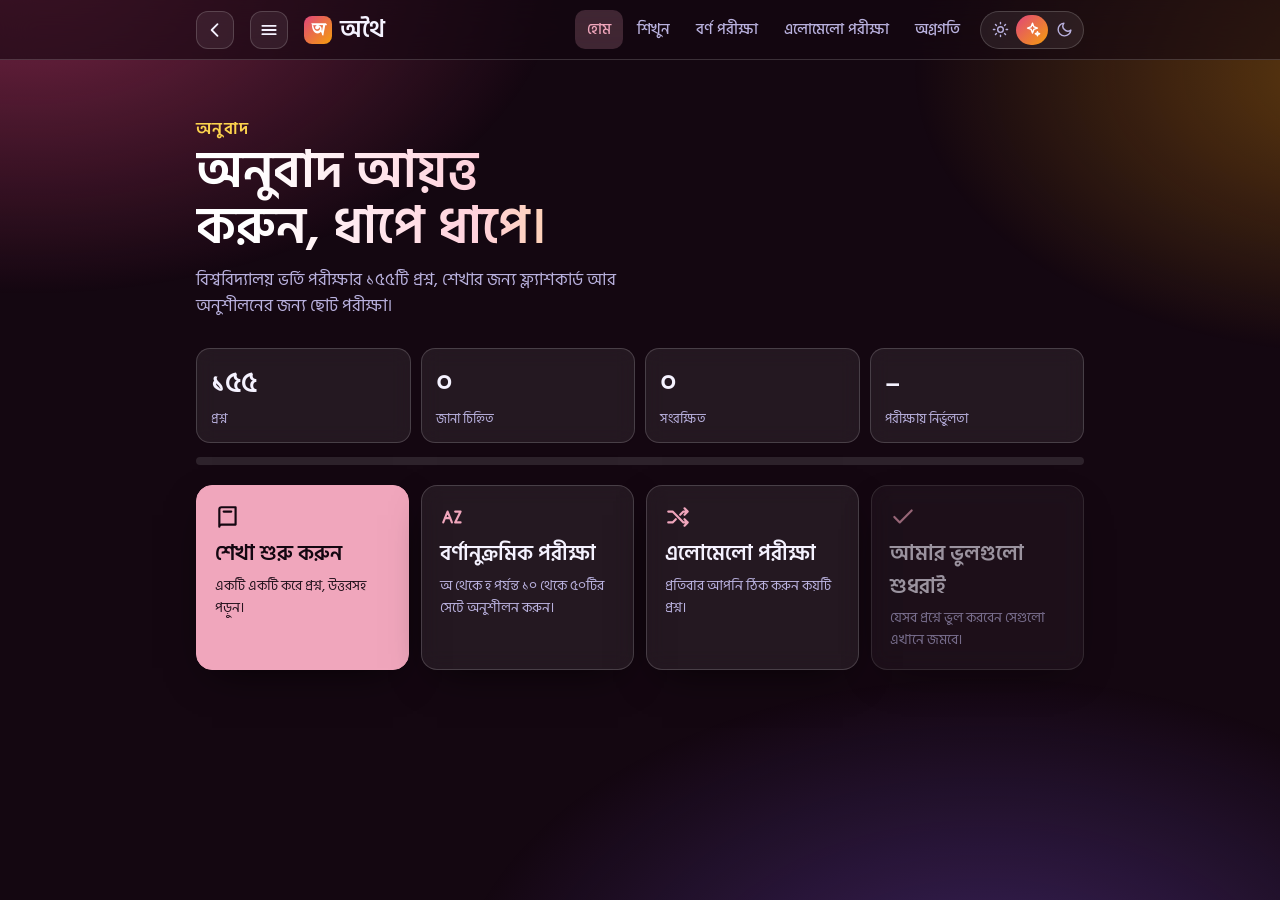
<file: athoi-trans.html>
<!DOCTYPE html>
<html lang="bn"><head><meta charset="utf-8">
<meta name="viewport" content="width=device-width, initial-scale=1, viewport-fit=cover">
<title>অথৈ – অনুবাদ</title>
<meta name="description" content="অথৈ: বিশ্ববিদ্যালয় ভর্তি পরীক্ষার বাংলা প্রস্তুতি।"><meta name="theme-color" content="#12786a">
<link rel="preconnect" href="https://fonts.googleapis.com"><link href="https://fonts.googleapis.com/css2?family=Hind+Siliguri:wght@400;500;600;700&family=Tiro+Bangla:ital@0;1&display=swap" rel="stylesheet">
<style>
:root{--bg:#f4efe6;--sf:#fffdf8;--sf2:#efe6d8;--ink:#1e1916;--mut:#6d6258;--ln:#e3d7c6;--pr:#7c2f45;--pr2:#5e2234;--prt:#f8e8ec;--gold:#8d6230;--gt:#f8ecd8;--ok:#1d6b45;--okt:#e5f5ec;--bad:#a33b32;--badt:#fbeceb;--sh:0 1px 2px rgba(30,25,22,.05),0 10px 28px -16px rgba(30,25,22,.22);--on:#fff8f6;color-scheme:light}
@media(prefers-color-scheme:dark){:root:not([data-theme="light"]){--bg:#14110f;--sf:#1e1a17;--sf2:#2a2420;--ink:#f6efe8;--mut:#b3a69c;--ln:#3a322c;--pr:#e0a3ad;--pr2:#f0c2c8;--prt:#3a2428;--gold:#e4c07a;--gt:#3a2e1c;--ok:#8fd0ae;--okt:#163028;--bad:#f0b0a8;--badt:#3d221f;--sh:0 1px 2px rgba(0,0,0,.4);--on:#2a1216;color-scheme:dark}}
:root[data-theme="dark"]{--bg:#14110f;--sf:#1e1a17;--sf2:#2a2420;--ink:#f6efe8;--mut:#b3a69c;--ln:#3a322c;--pr:#e0a3ad;--pr2:#f0c2c8;--prt:#3a2428;--gold:#e4c07a;--gt:#3a2e1c;--ok:#8fd0ae;--okt:#163028;--bad:#f0b0a8;--badt:#3d221f;--sh:0 1px 2px rgba(0,0,0,.4);--on:#2a1216;color-scheme:dark}
:root{box-sizing:border-box;padding-top:env(safe-area-inset-top,0px);padding-bottom:env(safe-area-inset-bottom,0px)}html{scroll-padding-top:env(safe-area-inset-top,0px);-webkit-text-size-adjust:100%}
*,*::before,*::after{box-sizing:inherit}
body{margin:0;background:var(--bg);color:var(--ink);font:16px/1.55 "Hind Siliguri",system-ui,sans-serif;min-height:100vh}
button,input,select{font:inherit;color:inherit}button{cursor:pointer}
:focus-visible{outline:2px solid var(--pr);outline-offset:2px}
.wrap{max-width:920px;margin:0 auto;padding:16px 16px 96px}
header.top{position:sticky;top:env(safe-area-inset-top,0px);z-index:20;background:color-mix(in srgb,var(--bg) 88%,transparent);backdrop-filter:blur(10px);border-bottom:1px solid var(--ln)}
header.top>div{max-width:920px;margin:0 auto;display:flex;align-items:center;gap:8px;padding:10px 16px}
.logo{font:600 24px "Tiro Bangla",Georgia,serif;letter-spacing:.2px;margin-right:auto;cursor:pointer;display:flex;gap:8px;align-items:center}
.logo i{width:28px;height:28px;border-radius:8px;background:var(--pr);color:var(--on);display:grid;place-items:center;font:italic 600 18px "Tiro Bangla",serif}
nav.d{display:flex;gap:2px}nav.d a,nav.m a{padding:8px 12px;border-radius:10px;color:var(--mut);text-decoration:none;font-weight:500;font-size:15px}
nav.d a:hover{background:var(--sf2)}nav a.on{color:var(--pr);background:var(--prt)}
nav.m{display:none;position:fixed;left:0;right:0;bottom:0;z-index:20;background:var(--sf);border-top:1px solid var(--ln);padding:6px 6px calc(6px + env(safe-area-inset-bottom,0px))}
nav.m a{flex:1;text-align:center;font-size:14px;font-weight:600;line-height:1.2;padding:8px 2px;min-height:48px;display:flex;align-items:center;justify-content:center}
a.logo{color:inherit;text-decoration:none}.ib{border:1px solid var(--ln);background:var(--sf);border-radius:10px;width:38px;height:38px;display:grid;place-items:center}
h1,h2,h3{font-family:"Tiro Bangla",Georgia,serif;font-weight:600;margin:0}
.hero{padding:28px 0 8px}.hero h1{font-size:clamp(32px,6vw,52px);line-height:1.08;max-width:20ch;text-wrap:balance}.hero p{color:var(--mut);max-width:52ch;margin:12px 0 0;font-size:17px}
.grid{display:grid;gap:12px;grid-template-columns:repeat(auto-fit,minmax(210px,1fr));margin-top:20px}
.tile{display:flex;flex-direction:column;align-items:flex-start;justify-content:flex-start;background:var(--sf);border:1px solid var(--ln);border-radius:16px;padding:18px;text-align:left;box-shadow:var(--sh);transition:transform .15s,border-color .15s}
.tile:hover{transform:translateY(-2px);border-color:var(--pr)}.tile h3{font-size:21px;margin:8px 0 4px}.tile p{margin:0;color:var(--mut);font-size:14px}.tile svg{width:26px;height:26px;color:var(--pr)}
.tile:disabled{opacity:.6;cursor:not-allowed}.tile:disabled:hover{transform:none;border-color:var(--ln)}.tile.pri{background:var(--pr);border-color:var(--pr);color:var(--on)}.tile.pri p,.tile.pri svg{color:var(--on)}.tile.pri p{opacity:.92}
.stats{display:flex;gap:10px;flex-wrap:wrap;margin-top:20px}.stat{flex:1;min-width:120px;background:var(--sf);border:1px solid var(--ln);border-radius:14px;padding:12px 14px}.stat b{display:block;font:600 28px "Tiro Bangla",serif}.stat span{color:var(--mut);font-size:13px}
.bar{height:6px;background:var(--sf2);border-radius:9px;overflow:hidden}.bar i{display:block;height:100%;background:var(--pr);border-radius:9px;transition:width .3s}
.bar.lg{height:8px}
.btn{border:1px solid var(--ln);background:var(--sf);border-radius:12px;padding:10px 16px;font-weight:600;display:inline-flex;gap:6px;align-items:center;justify-content:center}
.btn:hover{border-color:var(--pr)}.btn.p{background:var(--pr);color:var(--on);border-color:var(--pr)}.btn.p:hover{background:var(--pr2)}.btn:disabled{opacity:.45;cursor:not-allowed}
.row{display:flex;gap:8px;flex-wrap:wrap;align-items:center}.sp{flex:1}
.chip{display:inline-flex;align-items:center;gap:6px;border:1px solid var(--ln);background:var(--sf);border-radius:99px;padding:5px 12px;font-size:14px;font-weight:500;color:var(--mut)}
.chip svg,.ans svg{width:18px;height:18px;flex:none}.ans.hid svg{vertical-align:-4px;margin-right:4px}.chip.on{background:var(--prt);color:var(--pr);border-color:var(--pr)}
.chip[disabled]{opacity:.35}
input[type=search],input[type=number],input.t,select{background:var(--sf);border:1px solid var(--ln);border-radius:12px;padding:10px 12px;min-height:42px}
input[type=search]{flex:1;min-width:160px}
.az{display:flex;gap:4px;flex-wrap:wrap;margin:12px 0}.az button{width:32px;height:32px;border-radius:9px;border:1px solid var(--ln);background:var(--sf);font-weight:600;font-size:13px;color:var(--mut)}.az button.on{background:var(--pr);color:var(--on);border-color:var(--pr)}.az button:disabled{opacity:.3;cursor:default}
.card{background:var(--sf);border:1px solid var(--ln);border-radius:20px;padding:22px;box-shadow:var(--sh);margin-top:14px}
.badge{font-size:12.5px;font-weight:600;padding:3px 10px;border-radius:99px;background:var(--gt);color:var(--gold)}.badge.K{background:var(--prt);color:var(--pr)}.eyebrow{margin:0 0 6px;font-weight:600;font-size:13px;letter-spacing:.08em;text-transform:uppercase;color:var(--pr)}.stem u,.tq u{text-decoration-thickness:2px;text-underline-offset:4px;text-decoration-color:var(--pr)}
.no{color:var(--mut);font-size:13px}
.hw{font-size:clamp(34px,8vw,56px);line-height:1.1;margin:14px 0 4px;word-break:break-word;display:flex;align-items:center;gap:10px;flex-wrap:wrap}
.stem{color:var(--mut);margin:4px 0 14px;font-size:16px}
.ans{border-radius:14px;padding:14px 16px;background:var(--okt);border:1px solid color-mix(in srgb,var(--ok) 35%,transparent)}.ans small{color:var(--ok);font-weight:600;display:block}.ans b{font:600 26px "Tiro Bangla",serif;color:var(--ok)}
.ans.hid{background:var(--sf2);border:1px dashed var(--ln);text-align:center;cursor:pointer;color:var(--mut)}
.oth{display:flex;gap:6px;flex-wrap:wrap;margin:12px 0}.oth span{background:var(--sf2);border-radius:9px;padding:3px 10px;font-size:14px;color:var(--mut)}
.bn{margin-top:14px;padding-top:14px;border-top:1px dashed var(--ln)}.bn label{font-size:13px;color:var(--mut);display:block;margin-bottom:6px}.bn input{width:100%;font-family:"Hind Siliguri",sans-serif}.bn a{font-size:13px;color:var(--pr)}
.ico{border:1px solid var(--ln);background:var(--sf);border-radius:10px;width:36px;height:36px;display:grid;place-items:center;color:var(--mut)}.ico.on{color:var(--gold);border-color:var(--gold);background:var(--gt)}.ico.ok.on{color:var(--ok);border-color:var(--ok);background:var(--okt)}
.ico svg,.ib svg{width:19px;height:19px}
.pg{display:flex;align-items:center;gap:10px;margin-top:14px}.pg .bar{flex:1}
h2.s{font-size:26px;margin:22px 0 6px}.mut{color:var(--mut)}
.sets{display:grid;gap:10px;grid-template-columns:repeat(auto-fill,minmax(200px,1fr));margin-top:12px}
.set{background:var(--sf);border:1px solid var(--ln);border-radius:14px;padding:14px;text-align:left}.set:hover{border-color:var(--pr)}.set b{font:600 19px "Tiro Bangla",serif;display:block}.set span{font-size:13px;color:var(--mut)}.set em{font-style:normal;font-size:12px;color:var(--ok);font-weight:600}
.seg{display:inline-flex;border:1px solid var(--ln);border-radius:12px;overflow:hidden;background:var(--sf)}.seg button{border:0;background:none;padding:8px 14px;font-weight:600;color:var(--mut)}.seg button.on{background:var(--pr);color:var(--on)}
.cnt{display:flex;align-items:center;gap:8px}.cnt input{width:90px;text-align:center;font-size:22px;font-weight:600}
.tq{font:600 clamp(24px,5vw,34px)/1.25 "Tiro Bangla",Georgia,serif;margin:6px 0 16px}
.opt{display:flex;gap:12px;align-items:center;width:100%;text-align:left;background:var(--sf);border:1.5px solid var(--ln);border-radius:14px;padding:13px 14px;margin-bottom:10px;font-size:17px;transition:border-color .12s,background .12s}
.opt:hover:not(:disabled){border-color:var(--pr)}.opt i{font-style:normal;width:28px;height:28px;border-radius:8px;background:var(--sf2);display:grid;place-items:center;font-weight:700;font-size:13px;flex:none;color:var(--mut)}
.opt.ok{background:var(--okt);border-color:var(--ok)}.opt.ok i{background:var(--ok);color:var(--on)}.opt.no{background:var(--badt);border-color:var(--bad)}.opt.no i{background:var(--bad);color:var(--on)}.opt:disabled{cursor:default}
.fb{padding:10px 14px;border-radius:12px;font-weight:600;margin:4px 0 10px}.fb.ok{background:var(--okt);color:var(--ok)}.fb.no{background:var(--badt);color:var(--bad)}.fb small{display:block;font-weight:400;color:var(--mut)}
.nv{display:flex;gap:6px;flex-wrap:wrap;margin-top:16px}.nv button{width:34px;height:34px;border-radius:9px;border:1px solid var(--ln);background:var(--sf);font-size:13px;font-weight:600;color:var(--mut)}.nv .c{background:var(--ok);color:var(--on);border-color:var(--ok)}.nv .w{background:var(--bad);color:var(--on);border-color:var(--bad)}.nv .cur{outline:2px solid var(--pr);outline-offset:1px}
.ring{width:150px;height:150px;border-radius:50%;display:grid;place-items:center;background:conic-gradient(var(--ok) calc(var(--p)*1%),var(--sf2) 0)}.ring div{width:118px;height:118px;border-radius:50%;background:var(--sf);display:grid;place-items:center;font:600 34px "Tiro Bangla",serif}
.rv{background:var(--sf);border:1px solid var(--ln);border-left:4px solid var(--ok);border-radius:12px;padding:12px 14px;margin-top:10px}.rv.w{border-left-color:var(--bad)}.rv b{font-weight:600}.rv .mut{font-size:14px}
table{width:100%;border-collapse:collapse;font-size:14px}td,th{padding:8px 6px;border-bottom:1px solid var(--ln);text-align:left}th{color:var(--mut);font-weight:500}
.scr{overflow-x:auto}
dialog{border:1px solid var(--ln);border-radius:18px;background:var(--sf);color:var(--ink);padding:0;width:min(560px,94vw);max-height:80vh}dialog::backdrop{background:rgba(0,0,0,.5)}dialog .h{padding:14px 16px;border-bottom:1px solid var(--ln);display:flex;align-items:center}dialog .b{overflow:auto;max-height:60vh;padding:6px}
.li{display:flex;width:100%;gap:10px;text-align:left;border:0;background:none;padding:9px 10px;border-radius:10px}.li:hover,.li.on{background:var(--prt)}.li b{font-weight:600}.li span{color:var(--mut);margin-left:auto;font-size:13px}
.toast{position:fixed;left:50%;bottom:90px;transform:translateX(-50%);background:var(--ink);color:var(--bg);padding:8px 16px;border-radius:99px;font-size:14px;z-index:50}
@media(max-width:720px){nav.d{display:none}nav.m{display:flex}.wrap{padding-bottom:110px}.logo{font-size:21px}}
@media(prefers-reduced-motion:reduce){*{transition:none!important}}
.hr{display:flex;align-items:center;gap:8px}a.all{font-size:13px;font-weight:600;color:var(--pr);text-decoration:none;border:1px solid var(--ln);background:var(--sf);padding:8px 12px;border-radius:10px;white-space:nowrap}
/* shared */
.opt.ok{animation:pop .35s}.opt.no{animation:shk .35s}
@keyframes pop{50%{transform:scale(1.03)}}@keyframes shk{25%{transform:translateX(-6px)}75%{transform:translateX(6px)}}
.cf{position:fixed;top:-12px;width:9px;height:14px;border-radius:2px;z-index:99;pointer-events:none;animation:cfall linear forwards}
@keyframes cfall{to{transform:translateY(105vh) rotate(720deg);opacity:.9}}
/* theme switch */
.tsw{position:relative;display:grid;grid-template-columns:repeat(3,32px);padding:3px;border-radius:99px;border:1px solid var(--ln);background:var(--sf)}
.tsw::before{content:"";position:absolute;top:3px;bottom:3px;left:3px;width:32px;border-radius:99px;background:var(--pr);transform:translateX(calc(var(--i,1)*100%));transition:transform .3s cubic-bezier(.3,1.5,.5,1)}
.tsw button{position:relative;z-index:1;height:30px;border:0;background:none;display:grid;place-items:center;color:var(--mut);transition:color .2s}
.tsw button.on{color:var(--on)}.tsw svg{width:17px;height:17px;fill:none;stroke:currentColor;stroke-width:2;stroke-linecap:round;stroke-linejoin:round}
@media(max-width:420px){a.all{padding:8px 10px;font-size:12.5px}}
/* vivid theme (my style) */
:root[data-theme=vivid]{--bg:#140711;--sf:rgba(255,255,255,.07);--sf2:rgba(255,255,255,.11);--ink:#f5f2ff;--mut:#b9b1de;--ln:rgba(255,255,255,.17);--pr:#f0a6bc;--pr2:#e0457b;--prt:rgba(240,166,188,.2);--gold:#fcd34d;--gt:rgba(252,211,77,.16);--ok:#34d399;--okt:rgba(52,211,153,.17);--bad:#fb7185;--badt:rgba(251,113,133,.17);--sh:0 14px 40px -16px rgba(0,0,0,.75);--on:#140711;color-scheme:dark}
[data-theme=vivid] body{background:var(--bg)}
[data-theme=vivid] body::before{content:"";position:fixed;inset:-25%;z-index:-1;pointer-events:none;background:radial-gradient(40% 35% at 18% 14%,rgba(224,69,123,.5),transparent 70%),radial-gradient(34% 30% at 88% 22%,rgba(245,158,11,.34),transparent 70%),radial-gradient(40% 36% at 68% 92%,rgba(139,92,246,.34),transparent 70%);animation:aur 20s ease-in-out infinite alternate}
@keyframes aur{to{transform:translate3d(-5%,4%,0) rotate(7deg) scale(1.12)}}
[data-theme=vivid] header.top,[data-theme=vivid] nav.m{background:rgba(20,7,17,.62);backdrop-filter:blur(16px)}
[data-theme=vivid] .card,[data-theme=vivid] .stat,[data-theme=vivid] .opt,[data-theme=vivid] .chip,[data-theme=vivid] .btn,[data-theme=vivid] .tt,[data-theme=vivid] .cnt input,[data-theme=vivid] .ico{backdrop-filter:blur(10px)}
[data-theme=vivid] h1,[data-theme=vivid] h2,[data-theme=vivid] h3,[data-theme=vivid] .logo,[data-theme=vivid] .tq{font-family:"Hind Siliguri",system-ui,sans-serif}
[data-theme=vivid] .mxh h2,[data-theme=vivid] h2.s{background:linear-gradient(90deg,#fff 10%,#ffd1dc 50%,#fcd34d);-webkit-background-clip:text;background-clip:text;color:transparent}
[data-theme=vivid] .logo i,[data-theme=vivid] .tsw::before{background:linear-gradient(135deg,#e0457b,#f59e0b);color:#fff}
[data-theme=vivid] .tsw button.on{color:#fff}
[data-theme=vivid] .btn.p{background:linear-gradient(135deg,#e0457b,#f59e0b);color:#fff;border:0;box-shadow:0 10px 28px -10px rgba(224,69,123,.9);position:relative;overflow:hidden}
[data-theme=vivid] .btn.p:not(:disabled):hover{filter:brightness(1.1);transform:translateY(-1px)}
[data-theme=vivid] .btn.p:disabled{opacity:.4;box-shadow:none}
[data-theme=vivid] #go:not(:disabled){animation:glow 2.4s ease-in-out infinite}
@keyframes glow{50%{box-shadow:0 10px 34px -4px rgba(245,158,11,.8)}}
[data-theme=vivid] .chip.on{background:linear-gradient(135deg,rgba(224,69,123,.5),rgba(245,158,11,.35));border-color:rgba(240,166,188,.7);color:#fff}
[data-theme=vivid] .bar i{background:linear-gradient(90deg,#e0457b,#f59e0b,#34d399)}
[data-theme=vivid] .ring{background:conic-gradient(#f59e0b calc(var(--p)*1%),rgba(255,255,255,.12) 0);box-shadow:0 0 40px -8px rgba(245,158,11,.6)}
[data-theme=vivid] .opt:hover:not(:disabled){border-color:var(--pr);background:rgba(240,166,188,.14);transform:translateX(3px)}
[data-theme=vivid] .opt i{background:rgba(255,255,255,.12);color:#fff}
[data-theme=vivid] .nv button.cur{outline:2px solid #f59e0b}
[data-theme=vivid] a.all{background:rgba(255,255,255,.08)}
@media(prefers-reduced-motion:reduce){[data-theme=vivid] body::before,#go{animation:none!important}}

[data-theme=vivid] .tile,[data-theme=vivid] .set,[data-theme=vivid] .stat,[data-theme=vivid] table{backdrop-filter:blur(10px)}
[data-theme=vivid] .tile:hover,[data-theme=vivid] .set:hover{border-color:var(--pr);transform:translateY(-2px)}
[data-theme=vivid] .hero h1,[data-theme=vivid] .stat b{font-family:"Hind Siliguri",system-ui,sans-serif}
[data-theme=vivid] .hero h1{background:linear-gradient(90deg,#fff 10%,#ffd1dc 50%,#fcd34d);-webkit-background-clip:text;background-clip:text;color:transparent}
[data-theme=vivid] .eyebrow{color:#fcd34d}

/* colourful options */
.opt{--oc:var(--pr);position:relative;overflow:hidden}
.opt:nth-of-type(1){--oc:#a78bfa}.opt:nth-of-type(2){--oc:#22d3ee}.opt:nth-of-type(3){--oc:#fbbf24}.opt:nth-of-type(4){--oc:#f472b6}.opt:nth-of-type(5){--oc:#34d399}
.opt i{background:var(--oc)!important;color:#16122e!important;font-weight:800;font-style:normal;transition:transform .2s}
.opt:not(:disabled):hover{border-color:var(--oc)!important;background:color-mix(in srgb,var(--oc) 16%,var(--sf))!important;transform:translateX(4px)}
.opt:not(:disabled):active{transform:scale(.98)}.opt:not(:disabled):hover i{transform:scale(1.12) rotate(-6deg)}
.opt.ok{border-color:#22c55e!important;background:linear-gradient(90deg,rgba(34,197,94,.34),rgba(34,197,94,.1))!important;box-shadow:0 0 0 1px #22c55e inset,0 12px 28px -14px #22c55e}
.opt.ok i{background:#22c55e!important;color:#052e12!important}.opt.ok::after{content:"✓";margin-left:auto;font-weight:900;color:#22c55e;font-size:21px}
.opt.no{border-color:#ef4444!important;background:linear-gradient(90deg,rgba(239,68,68,.32),rgba(239,68,68,.08))!important;box-shadow:0 0 0 1px #ef4444 inset,0 12px 28px -14px #ef4444}
.opt.no i{background:#ef4444!important;color:#fff!important}.opt.no::after{content:"✕";margin-left:auto;font-weight:900;color:#ef4444;font-size:21px}
.opt:disabled:not(.ok):not(.no){opacity:.5}
.fb{font-weight:800;font-size:18px;border-radius:14px}.fb small{color:var(--ink)!important;font-weight:500}
.fb.ok{background:linear-gradient(135deg,rgba(34,197,94,.28),rgba(34,211,238,.14))!important;border:1px solid #22c55e;color:#22c55e!important}
.fb.no{background:linear-gradient(135deg,rgba(239,68,68,.28),rgba(251,146,60,.14))!important;border:1px solid #ef4444;color:#ef4444!important}
[data-theme=light] .fb.ok,[data-theme=light] .opt.ok::after{color:#15803d!important}[data-theme=light] .fb.no,[data-theme=light] .opt.no::after{color:#b91c1c!important}
.nv button.c{background:#22c55e!important;border-color:#22c55e!important;color:#052e12!important}.nv button.w{background:#ef4444!important;border-color:#ef4444!important;color:#fff!important}
/* header buttons + drawer */
.hb{width:38px;height:38px;flex:none;border-radius:12px;border:1px solid var(--ln);background:var(--sf);display:grid;place-items:center;color:var(--ink);margin-right:8px}
.hb svg{width:20px;height:20px;fill:none;stroke:currentColor;stroke-width:2.2;stroke-linecap:round;stroke-linejoin:round}
.dov{position:fixed;inset:0;z-index:60;background:rgba(5,3,20,.55);backdrop-filter:blur(3px);opacity:0;pointer-events:none;transition:opacity .25s}
.drw{position:fixed;top:0;bottom:0;left:0;width:min(84vw,330px);z-index:61;background:color-mix(in srgb,var(--bg) 97%,#000);border-right:1px solid var(--ln);box-shadow:20px 0 60px -20px rgba(0,0,0,.6);transform:translateX(-105%);visibility:hidden;transition:transform .3s cubic-bezier(.2,.9,.3,1),visibility .3s;overflow:auto;padding:calc(14px + env(safe-area-inset-top,0px)) 14px 30px}
.dopen .dov{opacity:1;pointer-events:auto}.dopen .drw{transform:none;visibility:visible}.dopen{overflow:hidden}
.drw .dh{display:flex;align-items:center;justify-content:space-between;margin-bottom:14px}
.drw .dl{display:flex;align-items:center;gap:8px;font:600 22px "Tiro Bangla",Georgia,serif;color:var(--ink)}
.drw .dl i{width:28px;height:28px;border-radius:8px;background:var(--pr);color:var(--on);display:grid;place-items:center;font:italic 600 18px "Tiro Bangla",serif}
.drw .dh button{width:38px;height:38px;border-radius:12px;border:1px solid var(--ln);background:var(--sf);color:var(--ink);font-size:16px}
.drw nav{display:flex;flex-direction:column;gap:4px}
.drw nav a{display:flex;align-items:center;gap:12px;padding:13px 14px;border-radius:14px;font-weight:600;color:var(--ink);text-decoration:none;transition:background .15s,transform .15s}
.drw nav a:hover{background:var(--sf2);transform:translateX(3px)}.drw nav a.on{background:var(--prt);color:var(--pr)}
.drw nav a i{width:12px;height:12px;border-radius:50%;flex:none}
.drw nav h4{margin:16px 6px 4px;font-size:12px;letter-spacing:.1em;text-transform:uppercase;color:var(--mut)}
.drw nav a.mixl{margin:6px 0;color:#fff;background:linear-gradient(115deg,#5b3df5,#0ea5e9,#10b981,#f59e0b,#ec4899);background-size:250% 250%;animation:dmix 8s ease-in-out infinite;box-shadow:0 10px 24px -10px rgba(91,61,245,.8)}
@keyframes dmix{0%,100%{background-position:0% 50%}50%{background-position:100% 50%}}

/* progress / marking / saved */
.starb{float:right;margin-left:8px;border:1.5px solid var(--ln);background:var(--sf);color:var(--mut);border-radius:99px;padding:6px 12px;font-weight:700;font-size:13.5px;transition:all .2s}
.starb.on{background:#fbbf24;border-color:#fbbf24;color:#3b2a00;box-shadow:0 6px 16px -8px #fbbf24}.starb:hover{transform:scale(1.05)}
.rv{position:relative}.rv .starb{padding:4px 10px;margin:0 0 4px 8px}
.mkb{margin-top:16px}.mkh{display:flex;justify-content:space-between;align-items:center;gap:10px;flex-wrap:wrap}
.mkg{display:grid;grid-template-columns:1fr 1fr;gap:12px;margin-top:10px}.mkg label{display:flex;flex-direction:column;gap:6px;font-size:13.5px;color:var(--mut);font-weight:600}
.mkg input{height:44px;border-radius:12px;border:1.5px solid var(--ln);background:var(--sf);color:var(--ink);font:700 18px inherit;padding:0 12px;width:100%}
.mst{display:grid;grid-template-columns:repeat(4,1fr);gap:8px;margin:4px 0 8px}.mst .mb{border-radius:14px;padding:10px 4px;background:var(--sf2);text-align:center}
.mst .mb b{display:block;font:800 22px "Hind Siliguri",sans-serif}.mst .mb span{font-size:12px;color:var(--mut)}
.mst .ok{background:rgba(34,197,94,.18)}.mst .ok b{color:#22c55e}.mst .no{background:rgba(239,68,68,.18)}.mst .no b{color:#ef4444}
.ptabs{display:flex;width:100%;margin:6px 0 14px}.ptabs button{flex:1;padding:10px 4px;font-size:13.5px}.ptabs em{font-style:normal;font-size:11.5px;background:var(--prt);color:var(--pr);padding:1px 6px;border-radius:99px;margin-left:3px}
.rcard{position:relative;display:flex;align-items:center;justify-content:space-between;gap:10px;padding:14px 44px 14px 16px;margin-bottom:10px;border-radius:16px;border:1px solid var(--ln);background:var(--sf);cursor:pointer;transition:transform .15s,border-color .15s}
.rcard:hover{transform:translateY(-2px);border-color:var(--pr)}.rcard .rl b{display:block}.rcard .rl span{font-size:12.5px}
.rcard .rr{text-align:right;white-space:nowrap}.rcard .rr b{font:800 20px "Hind Siliguri",sans-serif}.rcard .rr small{font-size:13px;color:var(--mut);font-weight:600}
.pcb{display:block;margin-top:2px;font-size:12.5px;font-weight:800;padding:2px 9px;border-radius:99px;width:max-content;margin-left:auto}.pcb.g{background:rgba(34,197,94,.2);color:#22c55e}.pcb.y{background:rgba(251,191,36,.22);color:#d99a00}.pcb.r{background:rgba(239,68,68,.2);color:#ef4444}
.rdel{position:absolute;right:8px;top:8px;width:28px;height:28px;border-radius:50%;border:0;background:transparent;color:var(--mut);font-size:15px}.rdel:hover{background:rgba(239,68,68,.2);color:#ef4444}
.mrow{display:flex;align-items:center;gap:12px;padding:14px;margin-bottom:10px;border-radius:16px;border:1px solid var(--ln);background:var(--sf)}.mrow .mq{flex:1;min-width:0}
.tick{flex:none;width:46px;height:46px;border-radius:50%;border:2px solid #22c55e;background:transparent;color:#22c55e;font-size:22px;font-weight:900;transition:all .2s}.tick:hover{background:#22c55e;color:#052e12;transform:scale(1.1)}
.tick.star{border-color:#fbbf24;color:#fbbf24}.tick.star:hover{background:#fbbf24;color:#3b2a00}
.mix p{max-width:calc(100% - 84px)}</style><script>try{document.documentElement.dataset.theme=localStorage.getItem("athoiথিম")||"vivid"}catch(e){document.documentElement.dataset.theme="vivid"}</script><link rel="icon" href="favicon.svg" type="image/svg+xml"><meta name="theme-color" content="#7c2f45"></head><body>
<header class="top"><div><button class="hb" id="bk" aria-label="পেছনে যান" title="পেছনে"><svg viewBox="0 0 24 24"><path d="M15 5l-7 7 7 7"/></svg></button><button class="hb" id="mb" aria-label="মেনু খুলুন" title="মেনু"><svg viewBox="0 0 24 24"><path d="M4 7h16M4 12h16M4 17h16"/></svg></button><a class="logo" href="index.html"><i>অ</i>অথৈ</a><nav class="d" id="nd"></nav><span class="hr"><div class="tsw" id="tsw" role="group" aria-label="থিম"><button data-th="light" title="লাইট থিম" aria-label="লাইট থিম"><svg viewBox="0 0 24 24"><circle cx="12" cy="12" r="4"/><path d="M12 2v2M12 20v2M4.9 4.9l1.4 1.4M17.7 17.7l1.4 1.4M2 12h2M20 12h2M4.9 19.1l1.4-1.4M17.7 6.3l1.4-1.4"/></svg></button><button data-th="vivid" title="ভিভিড থিম" aria-label="ভিভিড থিম"><svg viewBox="0 0 24 24"><path d="M12 3l1.9 5.1L19 10l-5.1 1.9L12 17l-1.9-5.1L5 10l5.1-1.9z"/><path d="M19 15l.8 2.2L22 18l-2.2.8L19 21l-.8-2.2L16 18l2.2-.8z"/></svg></button><button data-th="dark" title="ডার্ক থিম" aria-label="ডার্ক থিম"><svg viewBox="0 0 24 24"><path d="M21 12.8A9 9 0 1 1 11.2 3a7 7 0 0 0 9.8 9.8z"/></svg></button></div></span></div></header><div class="dov" id="dov"></div><aside class="drw" id="drw" aria-hidden="true"></aside>
<main class="wrap" id="app"></main><nav class="m" id="nm"></nav><dialog id="dg"></dialog>
<script>
const D=[{"n":1,"h":"","q":"A bolt from the blue এর সমার্থক বাংলা প্রবাদ হলো-","o":["যত গর্জে তত বর্ষে না","বিনা মেঘে বজ্রপাত","লঘুপাপে গুরু দণ্ড","ছাই ফেলতে ভাঙাকুলা"],"a":1,"k":"K"},{"n":2,"h":"","q":"She walks in beauty, like the night Of cloudless climes and starry skies এর উত্তম বঙ্গানুবাদ-","o":["তার পথের পরে সৌন্দর্য ঝরে তারাভরা রাতের মতো।","নির্মেঘ নক্ষত্ররাতের মতো সৌন্দর্যকে সঙ্গী করে হেঁটে চলে সে।","মেঘশূন্য নক্ষত্রপূর্ণ পূর্ণিমা রাতের মতো হেঁটে চলে সে।","মেঘশূন্য নক্ষত্রভরা সুন্দরী রাতে হেঁটে যায় সে।"],"a":2,"k":"K"},{"n":3,"h":"","q":"Everybody cried up her beauty. বাক্যটির বঙ্গানুবাদ-","o":["প্রত্যেকে তার রূপে ছিল মুগ্ধ","প্রত্যেকে তার সৌন্দর্যের ভূয়সী প্রশংসা করল।","তার রূপ নিয়ে প্রত্যেকে ছিল ঈর্ষান্বিত।","সৌন্দর্যের জন্যই সে প্রত্যেকের নজর কেড়েছিল"],"a":1,"k":"K"},{"n":4,"h":"","q":"The singer has a very sonorous voice বাক্যটির বঙ্গানুবাদ","o":["গায়কটি উদাত্ত কণ্ঠের অধিকারী","গায়কের কণ্ঠ খুব সুরেলা","গায়কের গানের গলা খুব মিষ্টি","গায়কটি খুব ভালো গায়"],"a":1,"k":"K"},{"n":5,"h":"","q":"Fair weather friends এর কাছাকাছি বাংলা প্রবচন কোনটি?","o":["দুধের মাছি","ধামাধরা মানুষ","পিরিত বিনে সুহৃদ নাই","চোরে চোরে মাসতুতো ভাই"],"a":0,"k":"K"},{"n":6,"h":"","q":"Once bitten, twice shy এর অর্থ কোনটি?","o":["নেড়া কি কভু বেলতলা যায়?","অধিক সন্ন্যাসীতে গাঁজন নষ্ট","অতি দর্পে হত লঙ্কা","দশে মিলি করি কাজ, হারি জিতি নাহি লাজ"],"a":0,"k":"K"},{"n":7,"h":"","q":"The poorman did not know what to do এ বাক্যের অনুবাদ?","o":["দরিদ্র লোকটি জানল না কি করবে","গরিব লোকটি দিশেহারা হয়ে গেল","হতভাগ্য লোকটি কি করবে ঠিক করতে পারল না","ক, খ ও গ এর কোনটি নয়"],"a":1,"k":"K"},{"n":8,"h":"","q":"To speak ill of others is a sin এ বাক্যের ঠিক অনুবাদ কোনটি?","o":["অপরের নিন্দা করো না","কারো নিন্দা করতে হয় না","অপরের নিন্দা করা পাপ","কারো নিন্দা করলে পাপ হয়"],"a":2,"k":"K"},{"n":9,"h":"","q":"‘ Carrying Coals to Neweastle এর ঠিক অর্থ-","o":["যার আছে তাকেই দেওয়া","অর্থহীন সাহায্য","বিপদে সাহায্য করা","কয়লা খনিতে কয়লা পাঠানো"],"a":0,"k":"K"},{"n":10,"h":"","q":"It culminated into failureএ বাক্যটির ঠিক অনুবাদ হলো-","o":["এ কঠিন কাজ করতে আমার স্বাস্থ্যে কুলোচ্ছে না","এ কঠিন পরিশ্রম আমার স্বাস্থ্যের ওপর আঘাত করছে","এ কঠিন পরিশ্রম আমার স্বাস্থ্যের ক্ষতি করছে","এ কঠিন পরিশ্রম আমার স্বাস্থ্যের ওপর কথা বলছে"],"a":2,"k":"K"},{"n":11,"h":"","q":"He shed crocodile tears-","o":["সে কুমিরের মতো কাঁদলে","সে কুম্ভীরাশ্রু বর্ষণ করল","সে মায়াকান্না কাঁদল","সে খামাখা চোখের জল ফেলল"],"a":2,"k":"K"},{"n":12,"h":"","q":"The boy takes after his father বাক্যটির ঠিক বঙ্গানুবাদ-","o":["ছেলেটি তার পিতার ওপর ক্ষিপ্ত","ছেলেটি তার পিতাকে অনুসরণ করে থাকে","ছেলেটি তার পিতার মতো","ছেলেটি তার পিতাকে দেখাশোনা করে"],"a":2,"k":"K"},{"n":13,"h":"","q":"The crowd made way for the leader এর বাক্যের অনুবাদ-","o":["জনগণ নেতার কথা মানল","জনগণ নেতাকে প্রহার করল","জনতা নেতাকে জায়গা করে দিল","জনতা নেতার জন্য অপেক্ষা করল"],"a":2,"k":"K"},{"n":14,"h":"","q":"He is a man of the world এর বঙ্গানুবাদ-","o":["তিনি বিশ্ববিখ্যাত লোক","তিনি পৃথিবীর লোক","তিনি বিষয়ী লোক","তিনি সম্পদশালী লোক"],"a":2,"k":"K"},{"n":15,"h":"","q":"You must be patient. এ বাক্যের যথার্থ অনুবাদ-","o":["তুমি নিশ্চয় রোগী","তোমাকে রোগগ্রস্ত হতে হবে","তোমাকে ধৈর্য ধরতে হবে","তুমি নিশ্চয় ধৈর্যশীল"],"a":2,"k":"K"},{"n":16,"h":"","q":"কিছুই না has yet been held in the case বাক্যটির বঙ্গানুবাদÑ","o":["মামলায় এখনো কাউকে ধরা হয়নি","কাউকে এখনো মামলার জন্য দায়ী করা হয়নি","কাউকে এখনো বাক্সে ভরা যায়নি","ঘটনার জন্য কাউকে এখনো দায়ী করা যায়নি"],"a":0,"k":"K"},{"n":17,"h":"","q":"A garden is also a source of income to men এর অনুবাদ?","o":["একটি বাগান মানুষের আয়ের উৎস","বাগান থেকে মানুষ অর্থ উপার্জন করতে পারে","বাগান মানুষের আয়েরও একটি উপায়","বাগান মানুষের আয়েরও উৎস"],"a":3,"k":"K"},{"n":18,"h":"","q":"The leader gave a telling speech’ এ বাক্যের বঙ্গানুবাদ-","o":["নেতা জ্বালাময়ী বক্তৃতা দিলেন","নেতা অসাধারণ বক্তৃতা দিলেন","নেতা মারাত্বাক বক্তৃতা দিলেন","নেতা কার্যকর বক্তৃতা দিলেন"],"a":3,"k":"K"},{"n":19,"h":"","q":"He hates to part with his money এর যথাযথ বঙ্গানুবাদ-","o":["সে টাকা পয়সার ভাগীদার করতে চায় না","সে টাকা রাখতে চায় না","সে টাকা রাখতে ঘৃণা বোধ করে","সে তার টাকা খরচ করতে চায় না"],"a":3,"k":"K"},{"n":20,"h":"","q":"I wish I could accompany you’ এ বাক্যটির অনুবাদ কোনটি?","o":["আমি তোমার যাত্রার সঙ্গী হতে চাই","আমি তোমার সঙ্গে যেতে চাই","তোমার সঙ্গে যেতে পারলে বেশ হতো","আমি তোমার যাত্রার সঙ্গী হচ্ছি"],"a":2,"k":"K"},{"n":21,"h":"","q":"He can make you do this. বাক্যটির বঙ্গানুবাদ-","o":["সে তোমার জন্য এটি করতে পারে","সে তোমাকে দিয়ে এটি করাতে পারে","সে ও তুমি এটি করতে পার","সে তোমার জন্যে এটি করতে পারে"],"a":1,"k":"K"},{"n":22,"h":"","q":"He left no stone unturned বাক্যটির যথাযথ বঙ্গানুবাদ-","o":["সে খুব চেষ্টা করল","সে তোমাকে দিয়ে এটি করাতে পারে","সে কোনো পাথর উল্টাতে পারল না","সে কোনো পাথর উল্টে ফেলল না"],"a":0,"k":"K"},{"n":23,"h":"","q":"He called me names এর অনুবাদ-","o":["সে আমাকে নাম ধরে ডাকল","সে আমার নাম স্মরণ করল","সে আমার নামে নিন্দা করল","সে আমাকে গাল দিল"],"a":3,"k":"K"},{"n":24,"h":"","q":"The antisocials are still at large এর বঙ্গানুবাদ-","o":["সমাজবিরোধীরা এখনো ধরাছোঁয়ার বাইরে","সমাজবিরোধীদের দল এখন বেশ বড়","সমাজবিরোধী এখন বেশ দূরে","সমাজবিরোধীরা স্থির হয়ে দূরে অপেক্ষা করছে"],"a":0,"k":"K"},{"n":25,"h":"","q":"He was called to the Bar in 1990 বাক্যটির বঙ্গানুবাদ কোনটি?","o":["তিনি ১৯৯০ সালে ওকালতি শুরু করেন","আদালত তাকে ১৯৯০ সালে ডেকে পাঠায়","তিনি ১৯৯০ সাল থেকে আদালতে ধর্না দিচ্ছেন","তিনি ১৯৯০ সাল থেকে আদালতে যাওয়া আসা করছেন"],"a":0,"k":"K"},{"n":26,"h":"","q":"I am not young enough to know everything. এর অনুবাদ কী?","o":["সবজান্তা হওয়ার মতো তরুণ আমি নই","আমি সবজান্তা তরুণ নই","আমার বয়সে তরুণ্যের মতো সব জানা সম্ভব নয়","তরুণ বলেই সবকিছু জানা যায় না"],"a":1,"k":"K"},{"n":27,"h":"","q":"He will make a good playerÕ এর বঙ্গানুবাদ-","o":["সে ভালো খেলবে","সে ভালো খেলোয়াড় থৈরি করবে","সে ভালো খেলোয়াড় হবে","সে একজন ভালো খেলোয়াড়"],"a":2,"k":"K"},{"n":28,"h":"","q":"At least 40 people have died so far due to the cold wave এর অনুবাদ-","o":["শীতের ¯রাতে সর্বনিম্ন ৪০ জন মারা গেছে","শৈত্যপ্রবাহে এ পর্যন্ত অন্তত ৪০ জন মারা গেছে","ঠান্ডা লেগে এখন অবধি ৪০ জনের মৃত্যু হয়েছে","এখন পর্যন্ত ৪০ জনের মৃত্যুর কারণ শীতল রাতে"],"a":1,"k":"K"},{"n":29,"h":"","q":"Mass education is the crying need of Bangladesh. বাক্যটির বাংলা তরজমা-","o":["গণশিক্ষার জন্য বাংলাদেশে কান্নার রোল পড়েছে","বাংলাদেশের জন্য গণশিক্ষার জরুরি প্রয়োজন","ব্যাপক শিক্ষার জন্য বাংলাদেশ ক্রন্দন করছে","বাংলাদেশে গণশিক্ষার জন্য ক্রন্দনই সময়ের দাবি"],"a":1,"k":"K"},{"n":30,"h":"","q":"He was bombarded with complaints. এ বাক্যের বঙ্গানুবাদ-","o":["তার উপর অসংখ্য বোমা মারা হলো","তার কাছে অজর অভিযোগ করা হলো","তার অভিযোগগুলি বোমার মত ছিল","বোমা মারার জন্য তাকে অভিযুক্ত করা হলো"],"a":1,"k":"K"},{"n":31,"h":"","q":"Can you recall his name? এর বঙ্গানুবাদ-","o":["তুমি কি তার নাম মনে করতে পার?","তুমি কি তার নাম মনে রাখতে পার?","তুমি কি তাকে নাম ধরে ডাকতে পার?","তুমি কি তার নাম আবার ডাকতে পার?"],"a":0,"k":"K"},{"n":32,"h":"","q":"He is out for your blood বাক্যটির যথাযথ বাংলা অনুবাদ-","o":["সে তোমার জন্য রক্ত খুঁজছে","সে তোমাকে আক্রমণ করতে কৃতসংকল্প","সে তোমার রক্তের জন্য বেরিয়েছে","সে তোমাকে খুন করবে"],"a":1,"k":"K"},{"n":33,"h":"","q":"I never got to see at close quarters এর ঠিক বঙ্গানুবাদ-","o":["আমি তোমাকে মানতে পারছি না","তুমি আমার গণনার মধ্যে নও","আমি তোমার ওপর ভরসা করতে পারি না","আমি তোমাকে গণ্য করি না"],"a":2,"k":"K"},{"n":34,"h":"","q":"I never got to see at close quarters বাক্যটির যথাযথ বঙ্গানুবাদ কোনটি?","o":["আমি তাকে কখনো চোখে দেখিনি","আমি তাকে কখনো নিকটস্থ বাসায় খুঁজে পাইনি","আমি তাকে কখনো সামনের বাড়িটিতে দেখতে পাইনি","আমি তাকে কখনো কাছ থেকে দেখার সুযোগ পাইনি"],"a":3,"k":"K"},{"n":35,"h":"","q":"বিপদ কখনো একা আসে না। বাক্যটির ইংরেজি রূপ কোনটি?","o":["Misfrortunes never alone comes","Misfortunes comes never alone","Misforntune never alone come","Misfortunes never come alone"],"a":3,"k":"K"},{"n":36,"h":"","q":"Why do you fight shy of me.’ বাক্যটির যথাযথ বঙ্গানুবাদ-","o":["কেন তুমি আমাকে এড়িয়ে চলছ?","কেন তুমি আমার সঙ্গে ঝগড়া করছ?","কেন তুমি আমাকে আঘাত করছ?","কেন তুমি আমাকে ফাঁকি দিচ্ছ?"],"a":0,"k":"K"},{"n":37,"h":"","q":"Do not smile at anybody ইংরেজি বাক্যটির যথাযথ বাংলা-","o":["কাউকে নিয়ে রসিকতা করবে না","কাউকে নিয়ে মজা করবে না","কাউকে কটাক্ষ করবে না","কাউকে বিদ্রুপ করবে না"],"a":0,"k":"K"},{"n":38,"h":"","q":"He has broken with his friend বাক্যটির বাংলা-","o":["সে তার বন্ধুকে বিদায় করে দিয়েছে","সে তার বন্ধুর বিশ্বাস ভঙ্গ করেছে","সে তার বন্ধুকে আঁঘাত করেছে","সে তার বন্ধুর সঙ্গে ঝগড়া করেছে"],"a":3,"k":"K"},{"n":39,"h":"","q":"There was once a bald-headed man বাক্যটির বঙ্গানুবাদ-","o":["এক ছিল নিবোর্ধ লোক","এক ছিল অজ্ঞ লোক","এক ছিল টেকো লোক","এক ছিল জ্ঞানী লোক"],"a":2,"k":"K"},{"n":40,"h":"","q":"It takes two to make a quarrel বাক্যের যথাযথ বঙ্গানুবাদ-","o":["এক হাতে তালি বাজে না","দুই হাতে তালি বাজে","বিবাদ তৈরিতে দুজন লাগে","দুই জনে ঝগড়া হয়"],"a":0,"k":"K"},{"n":41,"h":"","q":"I’II teach you a lesson’ বাক্যটির যথার্থ বঙ্গানুবাদ-","o":["আমি তোমাকে একটি শিক্ষা দেব","আমি তোমাকে এমন শিক্ষা দেব","আমি তোমাকে শিক্ষা দিয়ে ছাড়ব","আমি তোমাকে শিখিয়ে দেব"],"a":2,"k":"K"},{"n":42,"h":"","q":"The fire is out বাক্যটির বাংলা অনুবাদ-","o":["আগুন ছড়িয়ে পড়েছে","আগুন নিভে গেছে","আগুন এখন বাইরে","বাইরে আগুন"],"a":1,"k":"K"},{"n":43,"h":"","q":"I cannot spare a moment বাক্যটির যথাযথ বঙ্গানুবাদ-","o":["আমি এক মুহূর্তে ব্যয় করতে পারি না","আমার মুহূর্তের ছাড় নেই","আমার তিলমাত্র সময় নেই","আমার এক তিল সময় ছিল না"],"a":2,"k":"K"},{"n":44,"h":"","q":"He is very hard up now বাক্যটির যথাযথ বঙ্গানুবাদ-","o":["সে খুব শক্ত মনের মানুষ","তাকে ইদানীং অসহ্য লাগে","তার দিন আর চলছে না","সে খুব কষ্টে দিনাতিপাত করছে"],"a":3,"k":"K"},{"n":45,"h":"","q":"The situation has come to a head এর অর্থ-","o":["পরিস্থিতির উন্নতি ঘটেছে","পরিস্থিতি সবচেয়ে ভালো অবস্থায় এসে দাঁড়িয়েছে","পরিস্থিতির অবনতি ঘটেছে","পরিস্থিতি চরম অবস্থায় পৌঁছেছে"],"a":3,"k":"K"},{"n":46,"h":"","q":"The girl is possessed. এর যথাযথ বাংলা অনুবাদ-","o":["মেয়েটি অন্তঃসত্ত্বা","মেয়েটি রোগগ্রস্ত","মেয়েটি বিপদগ্রস্ত","মেয়েটি ভূতাবিষ্ট"],"a":3,"k":"K"},{"n":47,"h":"","q":"A Bad workman quarrels with his tools এর অর্থ হলো-","o":["নাচতে না জানলে উঠান বাঁকা","কাজ জানলে কাজি, না জানলে পাজি","খারাপ কর্মী ঝগড়া করে","এক হাতে তালি বাজে না"],"a":0,"k":"K"},{"n":48,"h":"","q":"The wind suddenly dropped বাক্যটির যথাযথ বঙ্গানুবাদ-","o":["বাতাস পড়ে গেল।","বাতাসটা কমে গেল।","হঠাৎ বাতাস কমে গেল।","হঠাৎ স্তব্ধতা নেমে গেল।"],"a":2,"k":"K"},{"n":49,"h":"","q":"You should accept this job to cut your teeth on এ বাক্যের বঙ্গানুবাদ?","o":["খেয়ে-পরে বাঁচার জন্য তোমার চাকরিটি নেওয়া উচিত","অভিজ্ঞতা লাভের জন্য তোমার চাকরিটি নেওয়া উচিত","সম্মান বাঁচানোর জন্য তোমার চাকরিটি নেওয়া উচিত","উন্নতির জন্য তোমার চাকরিটি নেওয়া উচিত"],"a":1,"k":"K"},{"n":50,"h":"","q":"For mateh-making Sheela is on her own বাক্যটির অনুবাদ-","o":["শীলা নিজের ইচ্ছেমতো চলে","ঘটকালিতে শীলা তার নিজের মতো","ঘটকালিতে শীলার জুড়ি নেই","নিজের ঘটকালি শীলা নিজেই করে"],"a":2,"k":"K"},{"n":51,"h":"","q":"He is a hard nut to crack বাক্যটির বাংলা অনুবাদ-","o":["তিনি হলেন শক্ত বাদাম যা ভাঙা যায় না","তিনি ভেঙে পড়ার লোক নন","তিনি কঠিন লোক","তিনি ভাঙবেন তবু মচকাবেন না"],"a":3,"k":"K"},{"n":52,"h":"","q":"Self-preservation is the first law of Nature.’ ইংরেজি ভাষার এ প্রবচনটির প্রায় অনুরূপ বাংলা প্রবচন-","o":["আপন বুদ্ধিতে তর, পরের বুদ্ধিতে মর","চাচা আপন প্রাণ বাঁচা","আপন ভালো পাগলেও বোঝে","আপন পাঁঠা লেজে কাটি"],"a":1,"k":"K"},{"n":53,"h":"","q":"After meat comes mustered.’ এর অর্থ-","o":["সুখের পর দুঃখ আসে","কষ্টে কেষ্ট মেলে","নুন আনতে পান্তা ফুরায়","যত গর্জে তত বর্ষে না"],"a":2,"k":"K"},{"n":54,"h":"","q":"One man’s meat is another man’s poison এর অর্থ-","o":["কাক কাকের মাংস খায় না","কারও সর্বনাশ, কারও পৌষ মাস","পরের কষ্টে খুশিতে বগল বাজানো","শক্রর শেষ রাখতে নেই।"],"a":1,"k":"K"},{"n":55,"h":"","q":"He was out in reckoning বাক্যটির যথাযথ বঙ্গানুবাদ-","o":["তার শোনায় ভুল হয়েছিল","তার গোনায় ভুল হয়েছিল","সে চিনতে ভুল করেছিল","তার মাথা খারাপ হয়েছিল"],"a":1,"k":"K"},{"n":56,"h":"স্পেসিফিক","q":"‘স্পেসিফিক’ শব্দের সবচেয়ে বেশি গ্রহণযোগ্য অনুবাদ কোনটি?","o":["বিশেষ","সুনির্দিষ্ট","এককথায়","যেন তেন"],"a":1,"k":"K"},{"n":57,"h":"","q":"His application came at the eleventh hour বাক্যটির অনুবাদ-","o":["তার আবেদনপত্র ঠিক এগারোটার সময় এলো","তার আবেদনপত্র শেষমর্হূতে এলো","তার আবেদনপত্র সকলের শেষে এলো","তার আবেদনপত্র দেরিতে এলো"],"a":1,"k":"K"},{"n":58,"h":"","q":"He has laid out his money in share business’ বাক্যটির অনুবাদ-","o":["সে তার টাকা শেয়ার ব্যবসায় খাটিয়েছে","সে শেয়ার ব্যবসায় টাকা নষ্ট করেছে","সে শেয়ার ব্যবসার জন্য টাকা রেখেছে","সে শেয়ার ব্যবসায় টাকা আয় করেছে"],"a":0,"k":"K"},{"n":59,"h":"","q":"I took him to be a man of taste.’ বাক্যটির বাংলা অনুবাদ-","o":["আমি তাঁকে একজন রুচিশীল মানুষ মনে করেছিলাম","আমি তাঁকে একজন মজার মানুষ মনে করেছিলাম","আমি মনে করলাম, তিনি বোধ হয় মজার লোক","আমি তাঁকে একজন সংষ্কৃতিবান মানুষ হিসেবে নিয়েছিলাম"],"a":0,"k":"K"},{"n":60,"h":"","q":"The are playing at fighting বাক্যটির বঙ্গানুবাদ-","o":["তারা কেবল যুদ্ধ করছে","তারা যুদ্ধ যুদ্ধ খেলছে","যুদ্ধ তাদের খেলা","তারা যুদ্ধ নিয়ে ক্রীড়ামত্ত"],"a":1,"k":"K"},{"n":61,"h":"","q":"What he says is not credible বাক্যটির যথাযথ বঙ্গানুবাদ-","o":["সে যা বলে তা বিশ্বাসযোগ্য নয়","সে যা বলে তা বিশেষ কিছু নয়","সে যা বলে তা এমন কিছু নয়","সে যা বলে তা মূল্যবান নয়"],"a":0,"k":"K"},{"n":62,"h":"","q":"‘ He saw himself as the next leader.’ বাক্যটির বঙ্গানুবাদ-","o":["সে নিজেকে পরবর্তী নেতা হিসেবে ভাবলো","সে নিজেকে পরবর্তী নেতা রূপে গ্রহণ করলো","সে পরবর্তী নেতৃত্ব গ্রহণ করলো","সে তাকে পরবর্তী নেতা মনে করলো"],"a":0,"k":"K"},{"n":63,"h":"","q":"I have been on the go for the last seven days ’ বাক্যটির অনুবাদ-","o":["গত সাত দিন ধরে আমি যাওয়ার চেষ্টা করছিলাম","গত সাত দিন ধরে আমি চলছিলাম","গত সাত দিন আমার কোনো অবসর ছিল না","গত সাত দিন আমি কর্মব্যস্ত ছিলাম"],"a":3,"k":"K"},{"n":64,"h":"","q":"He is yet to take in the situation. ’ বাক্যটির বঙ্গানুবাদ-","o":["সে এখনও পরিস্থিতির রূপ দেখেনি","সে এখনও পরিস্থিতি সামাল দিতে পারেনি","সে এখনও পরিস্থিতি বুঝে উঠতে পারেনি","সে এখনও পরিস্থিতি কাটাতে পারেনি"],"a":2,"k":"K"},{"n":65,"h":"","q":"Blessed be your tongue. ’ বাক্যটির বঙ্গানুবাদ-","o":["তোমার মুখে ফুলচন্দন পড়ুক","মুখ সামলে কথা বলা","তোমার ভাষা শ্রদ্ধাপূর্ণ","তোমার জিহবায় কসুর নেই"],"a":0,"k":"K"},{"n":66,"h":"","q":"A bull in a China shop.বাক্যটির বঙ্গানুবাদ-","o":["বন্যেরা বনে সুন্দর","চীনা দোকানে ষাঁড়","পদ্মবনে মত্তহস্তী","গোবরে পদ্মফুল"],"a":2,"k":"K"},{"n":67,"h":"","q":"Did he leave the country for good.বাক্যটির বঙ্গানুবাদ-","o":["সে কি দেশ ছাড়লো?","সে কি অবশেষে দেশ ছাড়লো?","সে কি চিরতরে দেশ ছাড়লো?","সে কি ভালোর জন্য দেশ ছাড়লো?"],"a":2,"k":"K"},{"n":68,"h":"","q":"To count one’s chickens before they are hatehed. এর সঙ্গে সামঞ্জস্যপূর্ণ অনুবাদ নয় কোনটি?","o":["ঘোড়ার আগে গাড়ি জোতা","গাছে কাঁঠাল গোফে তেল","কালনেমিয় লঙ্কা ভাগ","গাছে না উঁঠতে এক কাদি"],"a":1,"k":"K"},{"n":69,"h":"","q":"When the cat is away, the mice will play প্রবাদটির অর্থ-","o":["বিপদের মধ্যেই গুণের পরীক্ষা হয়।","বামুন গেল ঘর তো লাঙল তুলে ধর।","লক্ষ্মী সদাই চঞ্চলা।","বিয়ে করতে কড়ি, আর ঘর বাঁধতে দড়ি।"],"a":1,"k":"K"},{"n":70,"h":"","q":"Give a dog a bad name and hang him. প্রবাদটির অর্থ-","o":["কাঁদা ঘেঁটো না।","জলেই জল বাঁধে।","কাজের সময় কাজি, কাজ ফুরালেই পাজি।","অতি চালাকের গলায় গড়ি।"],"a":2,"k":"K"},{"n":71,"h":"","q":"There are lees to every wine প্রবাদটির অর্থ-","o":["জলেই জল বাঁধে।","চাঁদেও কলঙ্ক আছে।","চোর না শোনে ধর্মের কাহিনি","ইহা বলাই বাহুল্য।"],"a":1,"k":"K"},{"n":72,"h":"","q":"All covet, all lost. প্রবাদটির অর্থ-","o":["অভাবে স্বভাব নষ্ট।","অতি লোভে তাঁতি নষ্ট।","অধিকন্তু ন দোষায়।","অবলার মুখই বল।"],"a":1,"k":"K"},{"n":73,"h":"","q":"A host in himself ’ প্রবাদটির অর্থ হলো-","o":["চাচা আপন প্রাণ বাঁচা","একাই একশো","অনুগত বন্ধুদ্বয়","চোরে চোরে মাস্তুতো ভাই"],"a":1,"k":"K"},{"n":74,"h":"","q":"Which of the following is not the appropriate bangla ?","o":["দেশ ত্যাগ করা","প্রমোদ ভ্রমণ","উপদেশ দ্বারা উৎসাহিত করা","ঈর্ষাপরায়ণ"],"a":1,"k":"K"},{"n":75,"h":"","q":"কোন বাক্যটি ঠিক?","o":["He prohibited his son from smoking","He prohibited his son to smoke","উপরের দুটিই ঠিক","উপরের কোনোটিই ঠিক নয়"],"a":0,"k":"K"},{"n":76,"h":"","q":"His monumental failure haunts him even today -","o":["তার ব্যর্থতা আজও তাকে তাড়িয়ে বেড়ায়","তার স্মৃতিস্তম্ব ব্যর্থতা আজও তার চার পাশে ঘুরে বেড়ায়","তার পর্বত সমান ব্যর্থতা আজও তাকে তাড়িয়ে বেড়ায়","তার স্বম্ভ সমান ব্যর্থতা আজও তাকে তাড়িয়ে বেড়ায়"],"a":2,"k":"K"},{"n":77,"h":"","q":"Do not cry down your enemy - বাক্যটির ঠিক বঙ্গানুবাদ কোনটি?","o":["শক্রর মায়াকান্নায় ভুলে যেও না","শক্রকে খাটো করে দেখো না","শক্রর সঙ্গে মেলামেশা করো না","শক্র থেকে দূরে থেকো"],"a":1,"k":"K"},{"n":78,"h":"","q":"Which of the following is a correct sentence?","o":["Stop from write","Stop writing","Stop write","Writing stop"],"a":1,"k":"K"},{"n":79,"h":"","q":"The rose is fragrant flower -এর ঠিক বাংলা অনুবাদ কোনটি?","o":["গোলাপ নয়ন নন্দন ফুল","গোলাপ কমনীয় ফুল","গোলাপ সুগন্ধি ফুল","গোলাপ সুন্দর ও আকর্ষণীয় ফুল"],"a":2,"k":"K"},{"n":80,"h":"","q":"Law is not only the command of the sovereign but also the reflection of the will of the people - এর বাংলা অনুবাদ-","o":["আইন শুধুমাত্র আদেশ নহে, ইহা জনগণের ইচ্ছাও বটে","আইন শুধুমাত্র সরকারের আদেশ নহে, ইহা জনগণের ইচ্ছার প্রতিফলন","আইন শুধুমাত্র সার্বভৌমের শাসন নহে, জনগণের ইচ্ছার প্রতিফলনও বটে","আইন শুধুমাত্র সার্বভৌমের আদেশ নহে, জনগণের ইচ্ছার প্রতিফলনও বটে"],"a":3,"k":"K"},{"n":81,"h":"","q":"Care killed the cat- প্রবাদের যথার্থ অনুবাদ কোনটি?","o":["অতি দর্পে হত লঙ্কা","অতি যত্নে মরণ ফাঁদ","অতি চালাকের গলায় দড়ি","অতি লোভে তাঁতি নষ্ট"],"a":1,"k":"K"},{"n":82,"h":"","q":"‘I wouldn’t mind a cup of tea- এটির ঠিক অনুবাদ কোন বাক্য?","o":["এক কাপ চায়ের জন্য আমার কিছু মনে করা উচিত নয়","এক কাপ চা পেলে আমার কিছু মনে করা অনুচিত","এক কাপ চা পেলে মন্দ হতো না","কোনোটিই নয়"],"a":2,"k":"K"},{"n":83,"h":"","q":"The ship was seuttled- কথাটির অর্থ হলো-","o":["জাহাজটিতে আগুন লাগানো হলো","জাহাজটি মেরামত করা হলো","জাহাজটি ভাসানো হলো","জাহাজটি জুবানো হলো"],"a":3,"k":"K"},{"n":84,"h":"","q":"Too much courtesy too much craft এর অনুবাদ হবে-","o":["অতি লৌকিকতা দৃষ্টিকটু","অধিক সন্ন্যাসীতে গাজন নষ্ট","অতি ভক্তি চোরের লক্ষণ","অতি সৌজন্যবোধ ভালো নয়"],"a":2,"k":"K"},{"n":85,"h":"","q":"I feel like weeping বাক্যটির ঠিক অর্থ কী?","o":["আমার কান্না পাচ্ছে","আমি অসুস্থ বোধ করছি","আমার খারাপ লাগছে","আমি বিষন্নতায় ভুগছি"],"a":0,"k":"K"},{"n":86,"h":"","q":"He runs with the hare and hunts with the hounds ’ এর অনুবাদ হবে-","o":["হাতি ঘোড়া গেল তল, ভেড়া বলে কত জল","হাটে হাঁড়ি ভেঙ্গে দেওয়া","নিজের নাক কেটে পরের যাত্রা ভঙ্গ করা","সাপ হয়ে কাটে, ওঝা হয়ে ঝাড়ে"],"a":3,"k":"K"},{"n":87,"h":"","q":"Fools rush in where angels fear to tread. এর অনুবাদ কোনটি?","o":["যেখানে বাঘের ভয়, সেখানে রাত হয়","যত গর্জে তত বর্ষে না","হাতি ঘোড়া গেল তল, মশা বলে কত জল","এক মাঘে শীত যায় না"],"a":2,"k":"K"},{"n":88,"h":"","q":"There is none else like my mother- এর ঠিক অনুবাদ হল-","o":["সেখানে আমার মায়ের মত কেউ নেই","আমার মায়ের মত আর কেউ নেই","সেখানে আমার মাকে কেউ পছন্দ করে না","আমার মায়ের মত কারও মা নেই"],"a":1,"k":"K"},{"n":89,"h":"","q":"I can’t help doing it- এর ঠিক অনুবাদ-","o":["সাহায্য ছাড়া আমি এটা করতে পারি না","এটা করতে আমার সাহায্যের দরকার","এটা সাহায্য ছাড়াই করা যায়","আমি এটা না করে পারি না"],"a":3,"k":"K"},{"n":90,"h":"","q":"The task is quite impossible to be done. বাক্যটির অনুবাদ কোনটি?","o":["কাজটি আমার অসম্ভব মনে হয়","কাজটা করা একেবারে অসম্ভব","কাজটি অসম্ভব হলেও করা যায়","কাজটি অসম্ভব বলে ধরে নিতে হয়"],"a":1,"k":"K"},{"n":91,"h":"","q":"I am at your disposal -এটির ঠিক অনুবাদ কোন বাক্য?","o":["আপনার বিষয়টা দেখবো","আপনার বিষয়টা ফয়সালা করবো","আমি আপনার সাথে আছি","আমি আপনার সেবায় প্রস্তুত"],"a":3,"k":"K"},{"n":92,"h":"","q":"This is not up to my taste - এটির ঠিক অনুবাদ কোন বাক্য?","o":["এটা আমার স্বাদ নয়","আমার রুচির উপর আর কিছু নেই","এটাকে আমি রুচিকর বলতে পারিনা","এটা আমার রুচির নয়"],"a":3,"k":"K"},{"n":93,"h":"","q":"I don’t like myself to be an ornamental part of this committee- এটির বঙ্গানুবাদ কোনটি?","o":["আমি নিজে কখনও এই পরিষদের অলংকার পছন্দ করি না","নিজেকে আমি এই পরিষদের আলংকারিক অংশরূপে থাকাটা পছন্দ করি না","আমি নিজেকে পরিষদের এমন অলংকৃত পদে দেখতে রাজি না","আমি নিজে অলংকার ও পরিষদ পছন্দ করি না"],"a":1,"k":"K"},{"n":94,"h":"","q":"It is raining cats and dogs এর ঠিক বাংলা অনুবাদ-","o":["কুকুর এবং বিড়ালের মত বৃষ্টি হচ্ছে","মুষলধারে বৃষ্টি হচ্ছে","কুকুর বিড়ালের উপর বৃষ্টি হচ্ছে","এটা হচ্ছে কুকুর বিড়ালের বৃষ্টি"],"a":1,"k":"K"},{"n":95,"h":"","q":"During my lifetime I have dedicated myself to this struggle of the African people.’ ঠিক বঙ্গানুবাদ কোনটি?","o":["আমি আশৈশব আফ্রিকার মানুষের সংগ্রামে আত্মোৎসর্গ করেছি।","আমি আমরণ আফ্রিকার মানুষের সংগ্রামে আত্মোৎসর্গ করেছি","আমি জীবনভর আফ্রিকার মানুষের সংগ্রামে আত্মোৎসর্গ করেছি","আমি আমৃত্যু আফ্রিকার মানুষের সংগ্রামে আত্মোৎসর্গ করেছি।"],"a":3,"k":"K"},{"n":96,"h":"","q":"ÔEasier said than done.ঠিক বঙ্গানুবাদ কোনটি?","o":["বলা সহজ করা কঠিন।","বলা সহজ করা জটিল।","নাচতে না জানলে উঠোন বাঁকা।","বলার তুলনায় করা সহজ।"],"a":0,"k":"K"},{"n":97,"h":"","q":"স্বদেশপ্রেম একটি শক্তিশালী অনুভূতি যা সম্পূর্ণ নিঃস্বার্থ ও মহৎ। What is the English translation of the sentence?","o":["Patriotism is a great emotion that is unselfish and noble.","Patriotism is a powerful feeling that is not selfish and noble.","Patriotism is a powerful sentiment that is wholly unselfish and noble.","Patriotism is a strong sentiment that is selfiess and great."],"a":1,"k":"K"},{"n":98,"h":"","q":"You shall suffer in the long run এর বঙ্গানুবাদ কোনটি?","o":["দীর্ঘদিন তুমি ভুগবে।","লম্বাদৌড়ে পিছনে পড়বে।","অবশেষে তোমাকে ফল পেতে হবে","পরিণামে তোমাকে ভুগতে হবে।"],"a":3,"k":"K"},{"n":99,"h":"","q":"He has no business to say thatÕ বাক্যটির বঙ্গানুবাদ-","o":["সেটি বলার কোনো অধিকার তার নাই","সেটি বলার কোনো অবস্থা তার নাই","সেটি বলার কোনো ক্ষমতা তার নাই","ঐ ব্যবসা করার কথা তার নয়।"],"a":0,"k":"K"},{"n":100,"h":"","q":"Waste not, want not.Õ এর অনুবাদ-","o":["অপচয় করলে অভাবে পড়তে হয়","অপচয় অভাবের মূল কারণ","অপচয় করো না অভাবও হবে না","অপচয়রোধ জরুরি"],"a":2,"k":"K"},{"n":101,"h":"Let sleeping dogs lie","q":"'Let sleeping dogs lie' প্রবাদটির অর্থ—","o":["ইহা বলাই বাহুল্য","কাদা ঘেঁটো না","ঝোপ বুঝে কোপ মারা","বামুন গেল ঘর তো লাঙল তুলে"],"a":1,"k":"K","sk":"কাদা ঘেঁটো না"},{"n":102,"h":"Beauty sleep","q":"'Beauty sleep' বলতে বোঝায়—","o":["ধর","গভীর ঘুম","প্রথম রাত্রির ঘুম","দুপুর বেলার ঘুম"],"a":2,"k":"K","sk":"প্রথম রাত্রির ঘুম"},{"n":103,"h":"","q":"\"One man's meat is another man's poison\"-এর সঠিক অর্থ—","o":["কাক কাকের মাংস খায় না","কারও সর্বনাশ, কারও পৌষ মাস","পরের কষ্টে খুশিতে বগল বাজানো","শত্রুর শেষ রাখতে নেই"],"a":1,"k":"K"},{"n":104,"h":"","q":"'Killing two birds with one stone'- এই ইংরেজি প্রবচনের কাছাকাছি বাংলা প্রবচন কোনটি?","o":["পরের ধনে পোদ্দারি","ঘুঘু দেখেছ ফাঁদ দেখনি","রথ দেখা ও কলা বেচা","পরের ঘাড়ে বন্দুক রেখে শিকার"],"a":2,"k":"K"},{"n":105,"h":"","q":"Patience has its rewardÕ এর যথার্থ অনুবাদ-","o":["রোগীর জন্য পুরস্কার আছে","রোগী পুরস্কার পেয়েছে","ধৈর্যের মূল্যায়ন হয়েছে","সবুরে মেওয়া ফলে"],"a":3,"k":"K"},{"n":106,"h":"","q":"Diamond cuts diamonds এর যথার্থ অনুবাদ-","o":["সঙ্গদোষে নষ্ট","সৎসঙ্গে স্বর্গবাস","সঙ্গ দোষে লোক চেনা যায়","মানিকে মানিক চেনে"],"a":3,"k":"K"},{"n":107,"h":"","q":"The workers have called off their strikeÕ এর বঙ্গানুবাদ-","o":["শ্রমিকরা ধর্মঘট প্রত্যাহার করে নিয়েছে","শ্রমিকরা ধর্মঘট ডেকেছে","শ্রমিকরা ধর্মঘটে আছে","শ্রমিকরা ধর্মঘট বানচাল করেছে"],"a":0,"k":"K"},{"n":108,"h":"","q":"Smack went the whip এর অর্থ-","o":["সপাং করে চাবুক পড়ল","চাবুকটি চালানো হল","স্ম্যাক চাবুক মারল","চাবুকটি পড়ে গেল"],"a":0,"k":"K"},{"n":109,"h":"","q":"Black will take no other hue প্রবাদটির অর্থ-","o":["কালোই শ্রেষ্ঠ রং","কয়লা ধুইলে ময়লা যায় না","কালোই জগতের আলো","চাঁদেরও কলংক আছে"],"a":1,"k":"K"},{"n":110,"h":"","q":"He is out of luck এর অনুবাদ কোনটি?","o":["তার কপাল পুড়েছে","সে ভাগ্যের বাইরে","তার পোড়া কপাল","তার ভাগ্য দূরে"],"a":2,"k":"K"},{"n":111,"h":"","q":"The trial was held in cameraÕ এর অর্থ-","o":["বিচারকার্যটি প্রকাশ্যে অনুষ্ঠিত হয়েছিল","বিচারকার্যটি পরিচালিত হয়েছিল গোপনে","সর্বসমক্ষে এ বিচারকার্য পরিচালিত হয়েছিল","ফটোসাংবাদিকদের ক্যামেরার সামনে অনুষ্ঠিত হয়েছিল এ বিচারকার্য"],"a":1,"k":"K"},{"n":112,"h":"","q":"Ill got, ill spent এ ইংরেজি বাক্যের যথার্থ অনুবাদ হবে-","o":["পীড়িত পাওয়া পীড়িত ব্যয়।","খারাপ প্রাপ্তি খারাপ ব্যয়।","অসুস্থ পাওয়া অসুস্থ যাওয়া।","অসৎ পথে আয় অসৎ পথেই যায়।"],"a":3,"k":"K"},{"n":113,"h":"","q":"The man is off his headÕবাক্যটির যথাযথ বঙ্গানুবাদ-","o":["লোকটির সম্মান নষ্ট হয়েছে","লোকটির মাথা খারাপ হইয়াছে","লোকটির মাথায় কিছু নাই","লোকটির মাথা কাটা গিয়াছে"],"a":1,"k":"K"},{"n":114,"h":"","q":"Might is right. এর বাংলা অনুবাদ-","o":["শক্তিই ক্ষমতার মূল","জোর যার মুল্লুক তার","সততাই সঠিক পথ","শক্তের ভক্ত নরমের যম"],"a":1,"k":"K"},{"n":115,"h":"","q":"What is he? বাক্যটির যথাযথ বঙ্গানুবাদ-","o":["তিনি কী?","তিনি কী হন?","তিনি কী করেন?","কোনোটিই নয়।"],"a":2,"k":"K"},{"n":116,"h":"","q":"কিছুই না but a fool is always right এর যথাযথ বঙ্গানুবাদ হবে-","o":["কেউ না কিন্তু বোকাই ঠিক","বোকাকে ঠিক ভাবলেই ভুল","বোকার স্বর্গে বাস","মানুষ মাত্রই ভুল হয়"],"a":3,"k":"K"},{"n":117,"h":"আমা","q":"আমার ঘড়িতে এখন দশটা বাজতে দশ মিনিট বাকি।","o":["It is ten minutes to ten in my watch.","It is ten minutes past ten in my watch.","It is ten minutes to ten by my watch","It is ten minutes to ten according to my watch."],"a":2,"k":"K"},{"n":118,"h":"","q":"He stood drinks all round.’ এর বঙ্গানুবাদ-","o":["সে চারদিকে পানীয় রাখছিলো","সে সবদিকে পানীয় সাজাচ্ছিলো","সে চারপাশে পানীয় ক্রয় করছিলো","কোনোটিই নয়"],"a":2,"k":"K"},{"n":119,"h":"","q":"If you want to go, go. এ বাক্যের ঠিক অনুবাদ কী?","o":["তুমি যদি যেতে চাও, তাহলে যাও","তুমি যদি যেতে চাও, যাও","তুমি যেতে চাইলে যাও","উপরের অনুবাদ তিনটিই ঠিক"],"a":3,"k":"K"},{"n":120,"h":"","q":"I ran across my old friendÕ বাক্যটির যথাযথ বঙ্গানুবাদ কোনটি?","o":["পুরনো বন্ধুর সঙ্গে আমার বিচ্ছেদ ঘটেছিল","পুরনো বন্ধুর সঙ্গে আমার দেখা হয়েছিল","পুরনো বন্ধুকে আমি অতিক্রম করে গিয়েছিলাম","পুরনো বন্ধুর সঙ্গে আমার মতান্তর ঘটেছিল"],"a":1,"k":"K"},{"n":121,"h":"সততা সর্বোৎকৃষ্ট পন্থা","q":"‘সততা সর্বোৎকৃষ্ট পন্থা’– কোনটির অনুবাদ?","o":["Honesty is the best virtue","Honesty is a good way","Honesty is the better way","Honesty is the best policy"],"a":3,"k":"K"},{"n":122,"h":"Prothesis","q":"'Prothesis'-এর বাংলা প্রতিশব্দ কী?","o":["ধ্বনিসংযুক্তি","আদি স্বরাগম","স্বরভক্তি","বিপ্রকর্ষ"],"a":1,"k":"K","sk":"আদি স্বরাগম"},{"n":123,"h":"Call it a day","q":"'Call it a day'-এর যথার্থ অনুবাদ কোনটি?","o":["পুনরায় শুরু করা","কাউকে ডেকে আনা","খুবই গুরুত্বপূর্ণ কাজ","একটি স্মরণীয় দিন"],"a":0,"k":"K","sk":"পুনরায় শুরু করা"},{"n":124,"h":"Phoneme শব্দে","q":"Phoneme শব্দের অর্থ—","o":["শব্দমূল","রূপ","নাম প্রকৃতি","ধ্বনিমূল"],"a":3,"k":"K"},{"n":125,"h":"Apenthesis","q":"Apenthesis-এর অর্থ—","o":["স্বরসঙ্গতি","স্বরাগম","অভিশ্রুতি","অপিনিহিতি"],"a":3,"k":"K","sk":"অপিনিহিতি"},{"n":126,"h":"","q":"Man is the architect of his own life- এর সঠিক অনুবাদ কোনটি?","o":["মানুষ তার নিজ জীবনের স্থপতি","মানুষই জীবনের স্থপতি","মানুষ জীবনের স্থপিত","মানুষ জীবনের নির্মাতা"],"a":0,"k":"K"},{"n":127,"h":"","q":"I cannot spare an instant.- বাক্যটির সঠিক বাংলা অনুবাদ কোনটি?","o":["আমার তিলমাত্র সময় নেই","আমার একতিল সময় আছে","আমি এক মুহূর্ত অপব্যয় করতে পারি না","ওপরের কোনোটিই নয়"],"a":0,"k":"K"},{"n":128,"h":"","q":"The anti-social elements are still at large-এর বঙ্গানুবাদ হচ্ছে","o":["সমাজবিরোধীরা এখনো ধরা ছোয়ার বাইরে","সমাজবিরোধী শক্তি এখনও বেশ বড়","সমাজবিরোধীরা এখনও বেশ দূরে","সমাজবিরোধীরা ধীর হয়ে অপেক্ষা করছে"],"a":0,"k":"K"},{"n":129,"h":"","q":"Man gets as much as he wants -এর সঠিক বাংলা অনুবাদ কোনটি?","o":["মানুষের চাওয়া বেশি, পাওয়া বেশি","মানুষের চাওয়ার শেষ নেই","মানুষ যত পায়, তত চায়","মানুষ যা চায় তা পায় না"],"a":2,"k":"K"},{"n":130,"h":"It is a long story","q":"'It is a long story' এর সঠিক বাংলা অনুবাদ-","o":["সে এক বিরাট ইতিহাস","সে অনেক কথা","বড় কাহিনী","সে অনেক বড় কাহিনী"],"a":1,"k":"K","sk":"সে অনেক কথা"},{"n":131,"h":"","q":"অনুবাদে পারদর্শিতা মূলত কিসের ওপর নির্ভরশীল?","o":["অভ্যাসের","পড়াশুনার","ভাষান্তরের","নির্ধারণের"],"a":2,"k":"K"},{"n":132,"h":"","q":"'Justification for-এর সঠিক অনুবাদ কোনটি?","o":["সমর্থন","বিচার","মন্তব্য","তর্ক"],"a":0,"k":"K"},{"n":133,"h":"অপমানের চেয়ে মৃত্যু শ্রেয়","q":"‘অপমানের চেয়ে মৃত্যু শ্রেয়’– কোনটি সঠিক অনুবাদ?","o":["Death is Preferable than dishonor","Death is more better than dishonor","Death is preferable to dishonor","Death is more preferable to dishonor"],"a":2,"k":"K"},{"n":134,"h":"He was taken to task","q":"'He was taken to task'- এর বাংলা হলো—","o":["সে কাজ নিয়েছিল","তাকে কাজ দেয়া হয়েছিল","তাকে তিরস্কার করা হয়েছিল","তাকে কাজের জন্য বলা হয়েছিল"],"a":2,"k":"K","sk":"তাকে তিরস্কার করা হয়েছিল"},{"n":135,"h":"","q":"She burst into tears. বাক্যটির যথাযথ বঙ্গানুবাদ হলো-","o":["সে অশ্রু বর্ষণ করল","সে কান্নায় ভেঙে পড়ল","সে কাঁদতে শুরু করল","সে কাঁদল"],"a":1,"k":"K"},{"n":136,"h":"Nothing succeeds like success","q":"'Nothing succeeds like success.'-এর বঙ্গানুবাদ-","o":["চোর পালালে বুদ্ধি বাড়ে","চাঁদেও কলঙ্ক আছে","জলেই জল বাঁধে","জীবন থাকলেই আশ থাকবে"],"a":2,"k":"K","sk":"জলেই জল বাঁধে"},{"n":137,"h":"","q":"Drinking is prohibited-এ বাক্যের সঠিক বঙ্গানুবাদ কোনটি?","o":["ধুমপান বর্জনীয়","ধুমপান নিষেধ","ধুমপান থেকে বিরত থাকুন","ধুমপান নিষিদ্ধ"],"a":1,"k":"K"},{"n":138,"h":"","q":"Translate into Bangla : He has no political axe to grind.","o":["তাঁর কোনো জোরালো রাজনৈতিক আদর্শ নেই","তিনি কোনো রাজনৈতিক দলের সমর্থক নন","তিনি কোনো অপরাজনীতির সঙ্গে যুক্ত নন","তার রাজনৈতিক বক্তৃতা খুরধার নয়"],"a":0,"k":"K"},{"n":139,"h":"Please stop being so judgmental","q":"Translate into Bangla : 'Please stop being so judgmental'.","o":["দয়া করে এমন মনগড়া বিচার করা থেকে বিরত থাকুন","দয়া করে কোনো যুক্তিহীন সিদ্ধান্ত গ্রহণ করবেন না","অনুগ্রহপূর্বক অবিচার যেন না হয় সেই বিষয়ে সতর্ক থাকুন","অনুগ্রহপূর্বক বিচারহীনতার রীতি থেকে বেরিয়ে আসুন"],"a":1,"k":"K","sk":"দয়া করে কোনো যুক্তিহীন সিদ্ধান্ত গ্রহণ করবেন না"},{"n":140,"h":"","q":"Jingling of anklet-এর বাংলা কি?","o":["জুতার গটগট","পালের পতপত","নূপুরের ঝুনুঝুনু","ঢাকের গুড়গুড়"],"a":2,"k":"K"},{"n":141,"h":"Penny wise pound foolish","q":"'Penny wise pound foolish' – প্রবাদটির যথার্থ বাংলা রূপ—","o":["অল্প বিদ্যা ভয়ংকরী","মশা মারতে কামান দাগানো","গেঁয়ো যোগী ভিখ পায় না","বজ্র আঁটুনি ফস্কা গেরো"],"a":3,"k":"K","sk":"বজ্র আঁটুনি ফস্কা গেরো"},{"n":142,"h":"","q":"'Desperate disease requires desperate remedies'— এই ইংরেজি প্রবচনের কাছাকাছি বাংলা প্রবচন-","o":["বাড়া ভাতে ছাই","যেমন কর্ম তেমন ফল","যেমন কুকুর তেমনি মুগুর","নাচতে না জানলে উঠান বাঁকা"],"a":2,"k":"K"},{"n":143,"h":"","q":"To make a mess of things'-এর বঙ্গানুবাদ—","o":["রাই কুড়িয়ে বেল","অধিক সন্ন্যাসীতে গাজন নষ্ট","ভূতের বাপের শ্রাদ্ধ","নাচতে না জানলে উঠান বাঁকা"],"a":2,"k":"K"},{"n":144,"h":"To carry coals to Newcastle","q":"'To carry coals to Newcastle'- এর অনুবাদ হলো-","o":["ঝোপ বুঝে কোপ মারা","কাঁচা বাঁশে ঘুণ ধরা","তেলে মাথায় তেল দেওয়া","কয়লা ধুলে ময়লা যায় না"],"a":2,"k":"K","sk":"তেলে মাথায় তেল দেওয়া"},{"n":145,"h":"","q":"'Birds of a feather flock together.'— এই ইংরেজি প্রবচনের সঙ্গে মিল রয়েছে কোন বাংলা প্রবচনের?","o":["পিপীলিকার পাখা ওঠে মরিবার তরে","ঝাঁকের কই ঝাঁকে মেশে","ঘুঘু দেখেছ, ফাঁদ দেখনি","ঝড়ে বক মরে ফকিরের কেরামতি বাড়ে"],"a":1,"k":"K"},{"n":146,"h":"সকাল থেকে বৃষ্টি হচ্ছে","q":"‘সকাল থেকে বৃষ্টি হচ্ছে'-এর ইংরেজি অনুবাদ হলো—","o":["It is raining since morning.","It has been raining since morning.","It has been raining from morning.","It is raining for morning."],"a":1,"k":"K"},{"n":147,"h":"","q":"The rose is a fragrant flower'- এর সঠিক অনুবাদ কোনটি?","o":["গোলাপ সুগন্ধি ফুল","গোলাপ নয়ন নন্দন ফুল","গোলাপ ক্ষণস্থায়ী ফুল","গোলাপ কোমল ফুল","গোলাপ কাঁটাযুক্ত ফুল"],"a":0,"k":"K"},{"n":148,"h":"","q":"One swallow does not make a summer-এর অর্থ কি?","o":["এক হাতে তালি বাজে না","এক মাঘে শীত যায় না","ভাগ্যের মা গঙ্গা পায় না","বিপদ কখনও একা আসে না"],"a":1,"k":"K"},{"n":149,"h":"Riches have wings","q":"'Riches have wings' প্রবাদটির অর্থ—","o":["মরা হাতি লাখ টাকা দাম","বিয়ে করতে কড়ি, আর ঘর বাঁধতে দড়ি","১ টাকায় টাকা হয়","লক্ষী সদাই চঞ্চল"],"a":3,"k":"K","sk":"লক্ষী সদাই চঞ্চল"},{"n":150,"h":"ঐশ্বর্য দীর্ঘদিন থাকে না","q":"'ঐশ্বর্য দীর্ঘদিন থাকে না'–এর ইংরেজি—","o":["No rich man lasts long.","The riches do not last long.","Riches do not last long.","The rich does not last long."],"a":1,"k":"K"},{"n":151,"h":"শীত আরম্ভ হয়েছে","q":"‘শীত আরম্ভ হয়েছে'-এর সঠিক অনুবাদ—","o":["The winter has set in.","The winter started.","The winter has started","The winter has set out"],"a":0,"k":"K"},{"n":152,"h":"Paragraph","q":"'Paragraph'-এর বাংলা অর্থ কী?","o":["পরিচ্ছেদ","অনুসরণিকা","স্তবক","অনুচ্ছেদ"],"a":3,"k":"K","sk":"অনুচ্ছেদ"},{"n":153,"h":"Easier said than done","q":"'Easier said than done'. – সঠিক বঙ্গানুবাদ কোনটি?","o":["বলা সহজ করা কঠিন","বলা সহজ করা জটিল","নাচতে না জানলে উঠোন বাঁকা","বলার তুলনায় করা সহজ","সস্তার তিন অবস্থা"],"a":0,"k":"K","sk":"বলা সহজ করা কঠিন"},{"n":154,"h":"III got ill spent","q":"'III got ill spent'—এর বঙ্গানুবাদ—","o":["রোগ হলে চিকিৎসা খরচ বহন করতে হয়","অবৈধ আয়ের পাপ মোচন হয় না","অল্প আয়ে অল্প ব্যয়","লাভের গুড় পিঁপড়ে খায়"],"a":3,"k":"K","sk":"লাভের গুড় পিঁপড়ে খায়"},{"n":155,"h":"A storm in a teacup","q":"'A storm in a teacup.'-এর সর্বোত্তম অনুবাদ—","o":["ব্যাপক ঝড়ঝঞা","তুচ্ছ বিষয়ে বাক্-বিতণ্ডা","অনন্যস্বাদের চা","জনস্থানের কোলাহল"],"a":1,"k":"K","sk":"তুচ্ছ বিষয়ে বাক্-বিতণ্ডা"}];
const N=D.length,$=s=>document.querySelector(s),esc=s=>String(s??'').replace(/[&<>"]/g,c=>({'&':'&amp;','<':'&lt;','>':'&gt;','"':'&quot;'}[c]));
const IC={home:'<path d="M3 11l9-8 9 8v9a1 1 0 0 1-1 1h-5v-6H9v6H4a1 1 0 0 1-1-1z"/>',learn:'<path d="M4 5a2 2 0 0 1 2-2h13v16H6a2 2 0 0 0-2 2zM4 19V5M8 7h7"/>',alpha:'<path d="M3 17l4-10 4 10M4.5 13h5M14 7h5l-5 10h5"/>',rand:'<path d="M3 7h4l10 10h4M3 17h4l3-3m4-4l3-3h4M18 4l3 3-3 3m0 4l3 3-3 3"/>',prog:'<path d="M4 20V10M10 20V4M16 20v-7M22 20H2"/>',star:'<path d="M12 3l2.7 5.6 6.1.9-4.4 4.3 1 6.1L12 17l-5.4 2.9 1-6.1L3.2 9.5l6.1-.9z"/>',chk:'<path d="M4 12l5 5L20 6"/>',spk:'<path d="M4 9v6h4l5 4V5L8 9zM16.5 8.5a5 5 0 0 1 0 7M19 6a8.5 8.5 0 0 1 0 12"/>',list:'<path d="M8 6h13M8 12h13M8 18h13M3 6h.01M3 12h.01M3 18h.01"/>',moon:'<path d="M20 14.5A8 8 0 0 1 9.5 4 8 8 0 1 0 20 14.5z"/>',eye:'<path d="M2 12s4-7 10-7 10 7 10 7-4 7-10 7S2 12 2 12z"/><circle cx="12" cy="12" r="3"/>'};
const ic=(n,w=2)=>`<svg viewBox="0 0 24 24" fill="none" stroke="currentColor" stroke-width="${w}" stroke-linecap="round" stroke-linejoin="round">${IC[n]}</svg>`;
let S={fav:[],known:[],mist:[],hist:[],done:{},notes:{},theme:'',last:0,pos:0};
try{Object.assign(S,JSON.parse(localStorage.getItem('athoi_trans')||'{}'))}catch(e){}
const save=()=>{try{localStorage.setItem('athoi_trans',JSON.stringify(S))}catch(e){}};
const has=(k,n)=>S[k].includes(n),tog=(k,n)=>{const i=S[k].indexOf(n);i<0?S[k].push(n):S[k].splice(i,1);save()};
const key=q=>{const t=(q.sk||q.h||q.q).replace(/^[^\u0980-\u09FF]+/,'');return t||'~'},ltr=q=>{const c=key(q)[0];return letters.includes(c)?c:'#'};
const ALPHA=[...D].sort((a,b)=>key(a).localeCompare(key(b),'bn')||a.n-b.n);
const byN=Object.fromEntries(D.map(q=>[q.n,q]));
const HL=q=>{let s=esc(q.q);(q.u||[]).forEach(u=>{const e=esc(u);s=s.replace(e,'<u>'+e+'</u>')});return s};
const UL=q=>/underlined|bold/i.test(q.q)&&!(q.u&&q.u.length)?'<p class="no" style="margin:-6px 0 12px">মূল প্রশ্নপত্রের দাগ বা গাঢ় চিহ্ন এই প্রশ্নে নেই, বাক্যের প্রসঙ্গ দেখে বুঝে নিন।</p>':'';
const KINDS=["K"],KD={"K":"অনুবাদ"},KL={"K":"উত্তর"},NOBN=["K"],H='display:none';
const shuf=a=>{a=[...a];for(let i=a.length-1;i>0;i--){const j=Math.random()*(i+1)|0;[a[i],a[j]]=[a[j],a[i]]}return a};
const LT=String.fromCharCode(65);const letters=[...'অআইঈউঊঋএঐওঔকখগঘঙচছজঝঞটঠডঢণতথদধনপফবভমযরলশষসহ','#'];
function toast(m){const t=document.createElement('div');t.className='toast';t.textContent=m;document.body.append(t);setTimeout(()=>t.remove(),1600)}
function speak(w){try{speechSynthesis.cancel();const u=new SpeechSynthesisUtterance(w);u.lang=/[\u0980-\u09FF]/.test(w)?'bn-BD':'en-US';u.rate=.9;speechSynthesis.speak(u)}catch(e){toast('এখানে উচ্চারণ শোনা যাচ্ছে না')}}
function confetti(){const cs=['#a78bfa','#f472b6','#22d3ee','#fbbf24','#34d399','#fb923c'];for(let i=0;i<70;i++){const e=document.createElement('i');e.className='cf';e.style.cssText=`left:${Math.random()*100}vw;background:${cs[i%6]};animation-duration:${2+Math.random()*2}s;animation-delay:${Math.random()*.6}s;transform:rotate(${Math.random()*360}deg)`;document.body.append(e);setTimeout(()=>e.remove(),4800)}}
function theme(){let t='vivid';try{t=localStorage.getItem('athoiথিম')||'vivid'}catch(e){}const r=document.documentElement;r.dataset.theme=t;const w=$('#tsw');w.style.setProperty('--i',['light','vivid','dark'].indexOf(t));w.querySelectorAll('button').forEach(b=>b.classList.toggle('on',b.dataset.th===t))}
document.querySelectorAll('#tsw button').forEach(b=>b.onclick=()=>{try{localStorage.setItem('athoiথিম',b.dataset.th)}catch(e){}theme()});
(function(){const PAGES=[["athoi-syn.html", "সমার্থক শব্দ", "#a78bfa"], ["athoi-ant.html", "বিপরীতার্থক শব্দ", "#f472b6"], ["athoi-word.html", "গুরুত্বপূর্ণ শব্দ ও অর্থ", "#22d3ee"], ["athoi-homo.html", "সমোচ্চারিত ভিন্নার্থক শব্দ", "#fbbf24"], ["athoi-term.html", "পারিভাষিক শব্দ", "#34d399"], ["athoi-idiom.html", "বাগধারা", "#fb923c"], ["athoi-prov.html", "প্রবাদ-প্রবচন", "#60a5fa"], ["athoi-brief.html", "বাক্য সংকোচন", "#f87171"], ["athoi-trans.html", "অনুবাদ", "#2dd4bf"], ["athoi-letter.html", "পত্র, ভাবসম্প্রসারণ ও সারাংশ", "#c084fc"], ["athoi-dict.html", "অভিধানতত্ত্ব", "#facc15"], ["athoi-sound.html", "ধ্বনি পরিবর্তন", "#4ade80"], ["athoi-lang.html", "ভাষা ও লিপি", "#38bdf8"]];
const cur=location.pathname.split('/').pop()||'index.html',isApp=PAGES.some(p=>p[0]===cur),isMix=cur==='lexica-mixed.html';
const here=isMix?[['#random','মিশ্র পরীক্ষা'],['#progress','অগ্রগতি']]:isApp?[['#learn','শিখুন'],['#alpha','বর্ণ পরীক্ষা'],['#random','এলোমেলো পরীক্ষা'],['#progress','অগ্রগতি']]:[];
const L=(h,t,c,on)=>`<a href="${h}" class="${on?'on':''}"${on?' aria-current="page"':''}>${c?`<i style="background:${c}"></i>`:''}${t}</a>`;
document.getElementById('drw').innerHTML=`<div class="dh"><span class="dl"><i>অ</i>অথৈ</span><button id="dx" aria-label="মেনু বন্ধ">✕</button></div><nav>${L('index.html','হোম (সব বিষয়)','',cur==='index.html')}<a href="lexica-mixed.html" class="mixl">মিশ্র এলোমেলো পরীক্ষা</a>${here.length?`<h4>এই পাতা</h4>${here.map(x=>L(x[0],x[1],'',false)).join('')}`:''}<h4>বিষয়সমূহ</h4>${PAGES.map(p=>L(p[0],p[1],p[2],p[0]===cur)).join('')}</nav>`;
const open=o=>{document.body.classList.toggle('dopen',o);document.getElementById('drw').setAttribute('aria-hidden',!o)};
const live=()=>typeof T!=='undefined'&&T&&!T.fin,ask=()=>confirm('পরীক্ষা ছেড়ে যাবেন? আপনার উত্তরগুলো হারিয়ে যাবে।');
document.getElementById('mb').onclick=()=>open(true);document.getElementById('dov').onclick=document.getElementById('dx').onclick=()=>open(false);
document.getElementById('drw').addEventListener('click',e=>{const a=e.target.closest('a');if(!a)return;const h=a.getAttribute('href');if(h[0]==='#'){e.preventDefault();if(live()&&!ask())return;T=null;open(false);go(h.slice(1))}else open(false)});
addEventListener('keydown',e=>{if(e.key==='Escape')open(false)});
const bk=document.getElementById('bk');if(bk)bk.onclick=()=>{if(live()&&!ask())return;history.length>1?history.back():location.href='index.html'};
})();

const NAV=[['home','হোম'],['learn','শিখুন'],['alpha','বর্ণ পরীক্ষা'],['random','এলোমেলো পরীক্ষা'],['progress','অগ্রগতি']];
const NI={home:'home',learn:'learn',alpha:'alpha',random:'rand',progress:'prog'};
const go=r=>{if(location.hash==='#'+r)route();else location.hash=r};
let T=null,L={q:'',k:'all',let:'',v:'all',o:'az',i:0,rec:false},A={size:25,let:''},R={n:20,w:20,k:[...KINDS],p:['all']},timer;
if(S.pos){const j=ALPHA.findIndex(q=>q.n===S.pos);if(j>=0)L.i=j}
function route(){clearInterval(timer);const r=location.hash.slice(1)||'home';const v=NAV.some(x=>x[0]===r)?r:'home';
 $('#nd').innerHTML=NAV.map(([k,t])=>`<a href="${k==='home'?'index.html':'#'+k}" class="${k===v&&!T?'on':''}">${t}</a>`).join('');
 $('#nm').innerHTML=NAV.map(([k,t])=>`<a href="${k==='home'?'index.html':'#'+k}" class="${k===v&&!T?'on':''}">${t}</a>`).join('');
 if(T){T.fin?results():quiz();return}
 ({home,learn,alpha,random,progress})[v]();scrollTo(0,0)}
addEventListener('hashchange',route);
const A$=h=>$('#app').innerHTML=h;
/* HOME */
function home(){const k=S.known.length,acc=S.hist.reduce((a,h)=>a+h.s,0),tot=S.hist.reduce((a,h)=>a+h.t,0);
 A$(`<section class="hero"><p class="eyebrow">অনুবাদ</p><h1>অনুবাদ আয়ত্ত করুন, ধাপে ধাপে।</h1><p>বিশ্ববিদ্যালয় ভর্তি পরীক্ষার ${N.toLocaleString()}টি প্রশ্ন, শেখার জন্য ফ্ল্যাশকার্ড আর অনুশীলনের জন্য ছোট পরীক্ষা।</p></section>
 <div class="stats"><div class="stat"><b>${N.toLocaleString()}</b><span>প্রশ্ন</span></div><div class="stat"><b>${k}</b><span>জানা চিহ্নিত</span></div><div class="stat"><b>${S.fav.length}</b><span>সংরক্ষিত</span></div><div class="stat"><b>${tot?Math.round(acc/tot*100)+'%':'–'}</b><span>পরীক্ষায় নির্ভুলতা</span></div></div>
 <div class="bar lg" style="margin-top:14px"><i style="width:${k/N*100}%"></i></div>
 <div class="grid"><button class="tile pri" onclick="go('learn')">${ic('learn')}<h3>${S.last?'শেখা চালিয়ে যান':'শেখা শুরু করুন'}</h3><p>একটি একটি করে প্রশ্ন, উত্তরসহ পড়ুন।</p></button>
 <button class="tile" onclick="go('alpha')">${ic('alpha')}<h3>বর্ণানুক্রমিক পরীক্ষা</h3><p>অ থেকে হ পর্যন্ত ১০ থেকে ৫০টির সেটে অনুশীলন করুন।</p></button>
 <button class="tile" onclick="go('random')">${ic('rand')}<h3>এলোমেলো পরীক্ষা</h3><p>প্রতিবার আপনি ঠিক করুন কয়টি প্রশ্ন।</p></button>
 <button class="tile" ${S.mist.length?'':'disabled'} onclick="S.mist.length&&start(S.mist.map(n=>byN[n]),'ভুল অনুশীলন','mist')">${ic('chk')}<h3>আমার ভুলগুলো শুধরাই</h3><p>${S.mist.length?S.mist.length+'টি প্রশ্নে ভুল হয়েছে।':'যেসব প্রশ্নে ভুল করবেন সেগুলো এখানে জমবে।'}</p></button></div>`)}
/* LEARN */
function lst(){let l=L.o==='az'?ALPHA:D;const q=L.q.trim().toLowerCase();
 return l.filter(x=>(L.k==='all'||x.k===L.k)&&(!L.let||ltr(x)===L.let)&&(L.v==='all'||(L.v==='fav'?has('fav',x.n):!has('known',x.n)))&&(!q||(x.h+' '+x.q+' '+x.o.join(' ')).toLowerCase().includes(q)))}
function learn(){const l=lst();if(L.i>=l.length)L.i=Math.max(0,l.length-1);const c=l[L.i];
 const lc=Object.fromEntries(letters.map(x=>[x,0]));ALPHA.forEach(q=>lc[ltr(q)]++);
 A$(`<h2 class="s" style="margin-top:8px">শিখুন</h2>
 <div class="row"><input type="search" id="sq" placeholder="খুঁজুন…" value="${esc(L.q)}" aria-label="Search"><select id="so" aria-label="Order"><option value="az"${L.o==='az'?' selected':''}>বর্ণানুক্রম</option><option value="n"${L.o==='n'?' selected':''}>মূল ক্রম</option></select></div>
 <div class="row" style="margin-top:10px">${['all',...KINDS].map(k=>`<button class="chip ${L.k===k?'on':''}" data-k="${k}" style="${H}">${k==='all'?'সব ধরন':KD[k]||k}</button>`).join('')}<span class="sp"></span>${[['all','যেকোনো অবস্থা'],['unk','অজানা'],['fav','সংরক্ষিত']].map(([k,t])=>`<button class="chip ${L.v===k?'on':''}" data-v="${k}">${t}</button>`).join('')}</div>
 <div class="az">${letters.map(x=>`<button class="${L.let===x?'on':''}" data-l="${x}" ${lc[x]?'':'disabled'}>${x}</button>`).join('')}</div>
 ${c?card(c,l.length):`<div class="card"><h3>কিছু মেলেনি</h3><p class="mut">অন্য ফিল্টার বা অনুসন্ধান চেষ্টা করুন।</p></div>`}`);
 $('#sq').oninput=e=>{L.q=e.target.value;L.i=0;learnList()};$('#so').onchange=e=>{L.o=e.target.value;L.i=0;learn()};
 document.querySelectorAll('[data-k]').forEach(b=>b.onclick=()=>{L.k=b.dataset.k;L.i=0;learn()});document.querySelectorAll('[data-v]').forEach(b=>b.onclick=()=>{L.v=b.dataset.v;L.i=0;learn()});
 document.querySelectorAll('[data-l]').forEach(b=>b.onclick=()=>{L.let=L.let===b.dataset.l?'':b.dataset.l;L.i=0;learn()});
 if(c){S.last=1;S.pos=c.n;save()}}
function learnList(){const p=$('#sq').selectionStart;learn();const e=$('#sq');e.focus();e.setSelectionRange(p,p)}
function card(c,total){const ok=c.o[c.a],oth=c.o.filter((_,i)=>i!==c.a),title=c.h||c.q;
 const bare=!c.h||c.k==='Word'||/^[A-Za-z\-:\s]+$/.test(c.q.trim())&&c.q.trim().length<30;
 return `<div class="card"><div class="row"><span class="badge ${c.k}">${KD[c.k]||c.k}</span><span class="no">প্রশ্ন নং ${c.n}</span><span class="sp"></span>
 <span class="row" style="flex-wrap:nowrap;gap:6px"><button class="ico ${has('fav',c.n)?'on':''}" onclick="tog('fav',${c.n});learn()" title="সংরক্ষণ (S)" aria-label="Save">${ic('star')}</button><button class="ico ok ${has('known',c.n)?'on':''}" onclick="tog('known',${c.n});learn()" title="জানা চিহ্নিত করুন (K)" aria-label="জানা">${ic('chk',2.5)}</button></span></div>
 <h2 class="hw">${esc(c.h?c.h:c.q.length>60?'Question '+c.n:c.q)}${c.h?`<button class="ico" onclick="speak('${esc(c.h).replace(/'/g,'’')}')" aria-label="Pronounce">${ic('spk')}</button>`:''}</h2>
 ${c.h&&!bare?`<p class="stem">${HL(c)}</p>`:!c.h&&c.q.length>60?`<p class="stem">${HL(c)}</p>`:''}${UL(c)}
 ${L.rec&&!L._s?`<div class="ans hid" onclick="L._s=1;learn()">${ic('eye')} উত্তর দেখতে ট্যাপ করুন</div>`:`<div class="ans"><small>${KL[c.k]}</small><b>${esc(ok)}</b></div>`}
 ${L.rec&&!L._s?'':`<div class="oth">${oth.map(o=>`<span>${esc(o)}</span>`).join('')}</div>`}
 ${c.x?`<p class="mut" style="font-size:13px">Note: ${esc(c.x)}</p>`:''}
 ${!NOBN.includes(c.k)?`<div class="bn"><label for="bn">আপনার নোট</label><input id="bn" class="t" style="width:100%" placeholder="আপনার নোট লিখুন…" value="${esc(S.notes[c.n]||'')}" onchange="S.notes[${c.n}]=this.value;save();toast('সংরক্ষিত')">${c.h?`<a href="https://translate.google.com/?sl=en&tl=bn&text=${encodeURIComponent(c.h)}&op=translate" target="_blank" rel="noopener">Look up “${esc(c.h)}” in Bangla</a>`:''}</div>`:''}</div>
 <div class="pg"><button class="btn" onclick="step(-1)">‹ আগে</button><div class="bar"><i style="width:${(L.i+1)/total*100}%"></i></div><button class="btn p" onclick="step(1)">পরবর্তী ›</button></div>
 <div class="row" style="margin-top:12px"><span class="mut">${(L.i+1).toLocaleString()} / ${total.toLocaleString()}</span><span class="sp"></span><button class="chip ${L.rec?'on':''}" onclick="L.rec=!L.rec;L._s=0;learn()">স্মরণ মোড</button><button class="chip" onclick="jump()">${ic('list')} তালিকা দেখুন</button></div>`}
function step(d){const n=lst().length;if(!n)return;L.i=(L.i+d+n)%n;L._s=0;learn()}
function jump(){const l=lst(),dg=$('#dg');dg.innerHTML=`<div class="h"><b>${l.length} items</b><span class="sp"></span><button class="ib" onclick="dg.close()" aria-label="বন্ধ">✕</button></div><div class="b">${l.slice(0,600).map((x,i)=>`<button class="li ${i===L.i?'on':''}" onclick="L.i=${i};L._s=0;dg.close();learn()"><b>${esc(x.h||x.q.slice(0,40))}</b><span>${esc(x.o[x.a])}</span></button>`).join('')}${l.length>600?'<p class="mut" style="padding:10px">প্রথম ৬০০টি দেখানো হচ্ছে। অনুসন্ধান বা বর্ণ দিয়ে সংকুচিত করুন।</p>':''}</div>`;dg.showModal();const o=dg.querySelector('.on');o&&o.scrollIntoView({block:'center'})}
/* ALPHA */
function alpha(){const l=A.let?ALPHA.filter(q=>ltr(q)===A.let):ALPHA,ch=[];for(let i=0;i<l.length;i+=A.size)ch.push(l.slice(i,i+A.size));
 const lc=Object.fromEntries(letters.map(x=>[x,0]));ALPHA.forEach(q=>lc[ltr(q)]++);
 A$(`<h2 class="s" style="margin-top:8px">বর্ণানুক্রমিক পরীক্ষা</h2><p class="mut" style="margin:0 0 10px">প্রশ্নগুলো শব্দের বর্ণানুক্রমে সাজানো। একটি বর্ণ, সেটের আকার, তারপর একটি সেট বেছে নিন।</p>
 ${mkBox()}<div class="seg" role="group" aria-label="সেটের আকার">${[10,20,25,50].map(s=>`<button class="${A.size===s?'on':''}" data-s="${s}">${s} Q</button>`).join('')}</div>
 <div class="az">${letters.map(x=>`<button class="${A.let===x?'on':''}" data-l="${x}" ${lc[x]?'':'disabled'} title="${lc[x]}টি প্রশ্ন">${x}</button>`).join('')}</div>
 <div class="mut">${l.length.toLocaleString()}টি প্রশ্ন, ${ch.length}টি সেট${A.let?' (“'+A.let+'”)':''}</div>
 <div class="sets">${ch.map((c,i)=>{const k=`${A.let||'all'}:${A.size}:${i}`,b=S.done[k];return `<button class="set" data-i="${i}"><b>সেট ${i+1}</b><span>${esc(c[0].sk||c[0].h||c[0].q.slice(0,16))} → ${esc(c[c.length-1].sk||c[c.length-1].h||c[c.length-1].q.slice(0,16))}</span><br><span>${c.length}টি প্রশ্ন</span> ${b!=null?`<em>সেরা ${b}%</em>`:''}</button>`}).join('')}</div>`);
 document.querySelectorAll('[data-s]').forEach(b=>b.onclick=()=>{A.size=+b.dataset.s;alpha()});document.querySelectorAll('[data-l]').forEach(b=>b.onclick=()=>{A.let=A.let===b.dataset.l?'':b.dataset.l;alpha()});
 document.querySelectorAll('.set').forEach(b=>b.onclick=()=>{const i=+b.dataset.i;start(ch[i],`বর্ণ · সেট ${i+1}${A.let?' ('+A.let+')':''}`,'alpha',`${A.let||'all'}:${A.size}:${i}`)})}
/* RANDOM */
const srcOK=q=>(R.p.includes('unk')&&!has('known',q.n))||(R.p.includes('fav')&&has('fav',q.n))||(R.p.includes('mist')&&has('mist',q.n));const RP=()=>{const l=D.filter(q=>R.k.includes(q.k));return R.p.includes('all')?l:l.filter(srcOK)};
function random(){const p=RP().length;R.n=Math.max(1,Math.min(R.w,p||1));
 A$(`<h2 class="s" style="margin-top:8px">এলোমেলো পরীক্ষা</h2><p class="mut" style="margin:0 0 14px">কয়টি প্রশ্ন চান জানান। প্রতিবার নতুন করে এলোমেলোভাবে বাছাই হবে।</p>
 <div class="card" style="margin-top:0"><b>প্রশ্নের সংখ্যা</b><div class="row" style="margin:10px 0"><div class="cnt"><button class="ico" id="mn" aria-label="কম">−</button><input type="number" id="nn" min="1" max="${p}" value="${R.n}" inputmode="numeric"><button class="ico" id="pl" aria-label="বেশি">+</button></div>
 ${[10,20,30,50,100].map(n=>`<button class="chip ${R.n===n?'on':''}" data-n="${n}" ${n>p?'disabled':''}>${n}</button>`).join('')}<button class="chip ${R.n===p?'on':''}" data-n="${p}" ${p?'':'disabled'}>সব ${p.toLocaleString()}</button></div>
 <b style="${H}">প্রশ্নের ধরন</b><div class="row" style="margin:10px 0;${H}">${KINDS.map(k=>`<button class="chip ${R.k.includes(k)?'on':''}" data-t="${k}" style="${H}">${KD[k]||k}</button>`).join('')}</div>
 <b>যেখান থেকে</b> <span class="mut" style="font-weight:400;font-size:13px">(এক বা একাধিক বেছে নিন)</span><div class="row" style="margin:10px 0">${[['all','সব'],['unk','এখনো জানা নেই'],['fav','সংরক্ষিত'],['mist','আমার ভুল']].map(([k,t])=>`<button class="chip ${R.p.includes(k)?'on':''}" data-p="${k}">${t}</button>`).join('')}</div>
 ${mkBox()}<div class="row" style="margin-top:14px"><span class="mut">${p?p.toLocaleString()+'টি প্রশ্ন আছে':'কোনো প্রশ্ন মেলেনি। অন্য উৎস বেছে নিন।'}</span><span class="sp"></span><button class="btn p" id="go" ${p?'':'disabled'}>পরীক্ষা শুরু</button></div></div>`);
 const nn=$('#nn');nn.onchange=()=>{R.w=Math.floor(+nn.value)||1;random()};$('#mn').onclick=()=>{R.w=R.n-1;random()};$('#pl').onclick=()=>{R.w=R.n+1;random()};
 document.querySelectorAll('[data-n]').forEach(b=>b.onclick=()=>{R.w=+b.dataset.n;random()});
 document.querySelectorAll('[data-t]').forEach(b=>b.onclick=()=>{const k=b.dataset.t;R.k=R.k.includes(k)?R.k.filter(x=>x!==k):[...R.k,k];random()});
 document.querySelectorAll('[data-p]').forEach(b=>b.onclick=()=>{const k=b.dataset.p;if(k==='all')R.p=['all'];else{let a=R.p.filter(x=>x!=='all');a=a.includes(k)?a.filter(x=>x!==k):[...a,k];R.p=a.length?a:['all']}random()});
 $('#go').onclick=()=>{const c=Math.min(Math.max(1,Math.floor(+nn.value)||R.n),RP().length);R.w=R.n=c;start(shuf(RP()).slice(0,c),`Random · ${c} question${c>1?'s':''}`,'rand')}}
/* TEST ENGINE */
function start(list,title,mode,ck){if(!list.length)return;RF='all';T={list,title,mode,ck,i:0,a:[],t0:Date.now(),fin:false,mk:(S.mk||[1,0]).slice()};quiz()}
const fmt=s=>`${Math.floor(s/60)}:${String(s%60).padStart(2,'0')}`;
function quiz(){const q=T.list[T.i],a=T.a[T.i],done=a!=null,n=T.list.length,LT='কখগঘঙ';
 $('#nd').innerHTML=$('#nm').innerHTML='';
 A$(`<div class="row"><button class="btn" onclick="quit()">✕ বের হন</button><b style="font-family:"Tiro Bangla",serif;font-size:19px">${esc(T.title)}</b><span class="sp"></span><span class="chip" id="tm">${fmt((Date.now()-T.t0)/1000|0)}</span></div>
 <div class="pg"><span class="mut">${T.i+1}/${n}</span><div class="bar"><i style="width:${(T.a.filter(x=>x!=null).length)/n*100}%"></i></div></div>
 <div class="card"><span class="badge ${q.k}">${KD[q.k]||q.k}</span><button class="starb ${has('fav',q.n)?'on':''}" onclick="favT(${q.n},quiz)" aria-label="প্রশ্ন সংরক্ষণ">${has('fav',q.n)?'★ সংরক্ষিত':'☆ সংরক্ষণ'}</button><div class="tq" style="margin-top:10px">${HL(q)}</div>${UL(q)}
 ${q.o.map((o,i)=>`<button class="opt ${done?(i===q.a?'ok':i===a?'no':''):''}" ${done?'disabled':''} data-i="${i}"><i>${LT[i]}</i><span>${esc(o)}</span></button>`).join('')}
 ${done?`<div class="fb ${a===q.a?'ok':'no'}">${a===q.a?'সঠিক!':'ঠিক হয়নি।'}<small>উত্তর: ${LT[q.a]}. ${esc(q.o[q.a])}${q.x?' · '+esc(q.x):''}</small></div>`:''}
 <div class="row"><button class="btn" ${T.i?'':'disabled'} onclick="tgo(-1)">‹ আগে</button><span class="sp"></span>${T.i<n-1?`<button class="btn ${done?'p':''}" onclick="tgo(1)">${done?'পরবর্তী':'এড়িয়ে যান'} ›</button>`:''}<button class="btn ${T.i===n-1&&done?'p':''}" onclick="finish()">শেষ করুন</button></div></div>
 <div class="nv">${T.list.map((x,i)=>`<button class="${T.a[i]!=null?(T.a[i]===x.a?'c':'w'):''} ${i===T.i?'cur':''}" onclick="T.i=${i};quiz()">${i+1}</button>`).join('')}</div>`);
 document.querySelectorAll('.opt').forEach(b=>b.onclick=()=>pick(+b.dataset.i));
 {const f=document.querySelector(done?'.btn.p':'.opt');f&&f.focus({preventScroll:true})}
 clearInterval(timer);timer=setInterval(()=>{const e=$('#tm');e?e.textContent=fmt((Date.now()-T.t0)/1000|0):clearInterval(timer)},1000)}
function pick(i){if(!T||T.fin||T.a[T.i]!=null)return;T.a[T.i]=i;quiz()}
function tgo(d){T.i=Math.max(0,Math.min(T.list.length-1,T.i+d));quiz()}
function quit(){if(!T.a.some(x=>x!=null)||confirm('পরীক্ষা ছেড়ে যাবেন? আপনার উত্তরগুলো হারিয়ে যাবে।')){T=null;route()}}
function finish(){const un=T.list.length-T.a.filter(x=>x!=null).length;if(un&&!confirm(`${un}টি প্রশ্নের উত্তর দেওয়া হয়নি। তবুও শেষ করবেন?`))return;
 T.fin=true;T.sec=(Date.now()-T.t0)/1000|0;T.s=T.list.filter((q,i)=>T.a[i]===q.a).length;const pc=Math.round(T.s/T.list.length*100);
 T.list.forEach((q,i)=>{if(T.a[i]==null||T.a[i]===q.a)return;if(S.mist.indexOf(q.n)<0)S.mist.push(q.n)});const wg=T.list.filter((q,i)=>T.a[i]!=null&&T.a[i]!==q.a).length;T.m=T.s*T.mk[0]-wg*T.mk[1];
 if(T.ck)S.done[T.ck]=Math.max(S.done[T.ck]||0,pc);T.d=Date.now();S.hist.unshift({d:T.d,n:T.title,s:T.s,t:T.list.length,sec:T.sec,mk:T.mk,m:T.m,L:T.list.map(q=>q.n),A:Array.from({length:T.list.length},(_,i)=>T.a[i]==null?-1:T.a[i])});S.hist=S.hist.slice(0,150);save();route();if(pc>=80)confetti()}
let RF='all';
function results(keep){const n=T.list.length,pc=Math.round(T.s/n*100),wr=T.list.filter((q,i)=>T.a[i]!==q.a),mk=T.mk||[1,0],skipN=T.list.filter((q,i)=>T.a[i]==null).length,wrongN=wr.length-skipN;if(T.m==null)T.m=T.s*mk[0]-wrongN*mk[1];
 $('#nd').innerHTML=$('#nm').innerHTML='';
 A$(`<div class="card" style="text-align:center"><h2 style="font-size:30px">${pc>=80?'চমৎকার!':pc>=50?'ভালো চেষ্টা!':'অনুশীলন চালিয়ে যান!'}</h2><div class="row" style="justify-content:center;margin:18px 0"><div class="ring" style="--p:${pc}"><div>${pc}%</div></div></div>
 <div class="mst"><div class="mb"><b>${fm(T.m)}</b><span>মোট ${fm(n*mk[0])} নম্বরের</span></div><div class="mb ok"><b>${T.s}</b><span>সঠিক</span></div><div class="mb no"><b>${wrongN}</b><span>ভুল</span></div><div class="mb"><b>${skipN}</b><span>বাদ</span></div></div><p class="mut">${mkTxt(mk[0],mk[1])} · ${fmt(T.sec)}${T.d?' · '+bnd(T.d):''}</p><div class="row" style="justify-content:center;margin-top:12px"><button class="btn p" ${wr.length?'':'disabled'} onclick="start(wr_(),'ভুল উত্তরগুলো আবার','mist')">ভুল ও বাদ ${wr.length}টি আবার</button><button class="btn" onclick="T=null;route()">সম্পন্ন</button></div></div>
 <div class="row" style="margin-top:18px"><h3 style="font-size:22px">রিভিউ</h3><span class="sp"></span>${[['all','সব'],['w','শুধু ভুলগুলো']].map(([k,t])=>`<button class="chip ${RF===k?'on':''}" onclick="RF='${k}';results()">${t}</button>`).join('')}</div>
 ${T.list.map((q,i)=>({q,i})).filter(({q,i})=>RF==='all'||T.a[i]!==q.a).map(({q,i})=>`<div class="rv ${T.a[i]===q.a?'':'w'}"><button class="starb ${has('fav',q.n)?'on':''}" onclick="favT(${q.n},()=>results(1))">${has('fav',q.n)?'★ সংরক্ষিত':'☆ সংরক্ষণ'}</button><b>${i+1}. ${HL(q)}</b><div class="mut">সঠিক: <b style="color:var(--ok)">${esc(q.o[q.a])}</b>${T.a[i]!==q.a?` · আপনি বেছেছেন: ${T.a[i]==null?'বাদ দিয়েছেন':esc(q.o[T.a[i]])}`:''}</div></div>`).join('')}`);if(!keep)scrollTo(0,0)}
window.wr_=()=>T.list.filter((q,i)=>T.a[i]!==q.a);
/* PROGRESS */

const HLx=q=>typeof HL==='function'?HL(q):esc(q.q);
const bnd=d=>new Date(d).toLocaleString('bn-BD').replace('AM','পূর্বাহ্ণ').replace('PM','অপরাহ্ণ');const fm=x=>String(Math.round(x*100)/100);
function favT(n,f){tog('fav',n);typeof syncOut==='function'&&syncOut();f()}
function mkTxt(c,w){return `+${fm(c)} প্রতি সঠিকে · ${w?'−'+fm(w)+' প্রতি ভুলে':'নেগেটিভ মার্কিং নেই'}`}
function setMk(c,w){c=Math.max(0,c||0);w=Math.max(0,w||0);S.mk=[c,w];save();const y=scrollY;(location.hash==='#alpha'?alpha:random)();scrollTo(0,y)}
function mkBox(){const [c,w]=S.mk||[1,0];return `<div class="card mkb"><div class="mkh"><b>নম্বর প্রদান</b><span class="mut">${mkTxt(c,w)}</span></div><div class="mkg"><label>সঠিক উত্তরে নম্বর<input type="number" step="0.25" min="0" value="${c}" onchange="setMk(+this.value,${w})"></label><label>ভুল উত্তরে নেগেটিভ নম্বর<input type="number" step="0.05" min="0" value="${w}" onchange="setMk(${c},+this.value)"></label></div><div class="row" style="gap:6px;margin-top:12px">${[0,.25,.33,.5,1].map(x=>`<button class="chip ${w===x?'on':''}" onclick="setMk(${c},${x})">${x?'−'+x:'নেগেটিভ নেই'}</button>`).join('')}</div></div>`}
function openRes(i){const h=S.hist[i];if(!h||!h.L){alert('এই পুরোনো পরীক্ষার শুধু সারসংক্ষেপ সংরক্ষিত আছে, তাই পূর্ণ রিভিউ দেখা যাবে না।');return}const list=h.L.map(n=>byN[n]);if(list.some(x=>!x)){alert('এই পরীক্ষার কিছু প্রশ্ন আর পাওয়া যাচ্ছে না।');return}T={list,title:h.n,mode:'saved',i:0,a:h.A.map(x=>x<0?null:x),t0:0,fin:true,s:h.s,sec:h.sec,mk:h.mk||[1,0],m:h.m,d:h.d,view:true};route()}
function delRes(i){if(confirm('এই সংরক্ষিত ফলাফল মুছবেন?')){S.hist.splice(i,1);save();progress()}}
function rmMist(n){S.mist=S.mist.filter(x=>x!==n);save();typeof syncOut==='function'&&syncOut();progress()}
let PT='ov';
const PV={
ov:()=>`<div class="stats"><div class="stat"><b>${S.known.length}/${N}</b><span>জানা</span></div><div class="stat"><b>${S.fav.length}</b><span>সংরক্ষিত</span></div><div class="stat"><b>${S.mist.length}</b><span>ভুল</span></div><div class="stat"><b>${S.hist.length}</b><span>পরীক্ষা দেওয়া</span></div></div>
 <div class="card"><b>ধরন অনুযায়ী</b>${(typeof KINDS!=='undefined'?KINDS:[...new Set(D.map(q=>q.k))]).map(k=>{const t=D.filter(q=>q.k===k),kn=t.filter(q=>has('known',q.n)).length;return `<div style="margin-top:12px"><div class="row"><span>${(typeof KD!=='undefined'&&KD[k])||(k==='Word'?'শব্দজোড়':k)}</span><span class="sp"></span><span class="mut">${kn}/${t.length}</span></div><div class="bar"><i style="width:${t.length?kn/t.length*100:0}%"></i></div></div>`}).join('')}</div>
 <p style="margin-top:22px"><button class="btn" onclick="if(confirm('এই ডিভাইসের সব সংরক্ষিত অগ্রগতি মুছে ফেলবেন? সংরক্ষিত ফলাফলও মুছে যাবে।')){S={fav:[],known:[],mist:[],hist:[],done:{},notes:{},theme:S.theme,last:0,mk:S.mk};save();typeof syncOut==='function'&&syncOut();progress()}">অগ্রগতি মুছুন</button></p>`,
res:()=>S.hist.length?`<p class="mut" style="margin:0 0 12px">পরীক্ষার পরপরই যেমন দেখেছিলেন, ঠিক তেমন পূর্ণ রিভিউ দেখতে একটি ফলাফলে ট্যাপ করুন।</p>`+S.hist.map((h,i)=>{const pc=Math.round(h.s/h.t*100),mk=h.mk||[1,0],m=h.m!=null?h.m:h.s;return `<div class="rcard" onclick="openRes(${i})"><div class="rl"><b>${esc(h.n)}</b><span class="mut">${bnd(h.d)} · ${fmt(h.sec)}${h.L?'':' · শুধু সারসংক্ষেপ'}</span></div><div class="rr"><b>${fm(m)}<small>/${fm(h.t*mk[0])}</small></b><span class="pcb ${pc>=80?'g':pc>=50?'y':'r'}">${pc}%</span></div><button class="rdel" title="ফলাফল মুছুন" aria-label="ফলাফল মুছুন" onclick="event.stopPropagation();delRes(${i})">✕</button></div>`}).join(''):'<p class="mut">এখনো কোনো পরীক্ষা নেই। একটি দিন, পূর্ণ ফলাফল এখানে সংরক্ষিত থাকবে।</p>',
mis:()=>{const l=S.mist.map(n=>byN[n]).filter(Boolean).reverse();return l.length?`<p class="mut" style="margin:0 0 12px">ভুলগুলো এখানে থাকবে যতক্ষণ না আপনি নিজে টিক দিয়ে সরান, সঠিক উত্তর দিলেও।</p><button class="btn p" style="margin-bottom:14px" onclick="start(S.mist.map(n=>byN[n]).filter(Boolean),'ভুল অনুশীলন','mist')">${l.length}টি ভুল অনুশীলন</button>`+l.map(q=>`<div class="mrow"><div class="mq"><b>${HLx(q)}</b><div class="mut">সঠিক: <b style="color:var(--ok)">${esc(q.o[q.a])}</b></div></div><button class="tick" title="ভুল তালিকা থেকে সরান" aria-label="ভুল তালিকা থেকে সরান" onclick="rmMist(${q.n})">✓</button></div>`).join(''):'<p class="mut">কোনো ভুল সংরক্ষিত নেই। পরীক্ষায় যেসব প্রশ্নে ভুল করবেন সেগুলো এখানে জমবে।</p>'},
sav:()=>{const l=S.fav.map(n=>byN[n]).filter(Boolean).reverse();return l.length?`<button class="btn p" style="margin-bottom:14px" onclick="start(S.fav.map(n=>byN[n]).filter(Boolean),'সংরক্ষিত প্রশ্ন অনুশীলন','sav')">${l.length}টি সংরক্ষিত প্রশ্ন অনুশীলন</button>`+l.map(q=>`<div class="mrow"><div class="mq"><b>${HLx(q)}</b><div class="mut">সঠিক: <b style="color:var(--ok)">${esc(q.o[q.a])}</b></div></div><button class="tick star" title="সংরক্ষণ থেকে সরান" aria-label="সংরক্ষণ থেকে সরান" onclick="favT(${q.n},progress)">★</button></div>`).join(''):'<p class="mut">এখনো কোনো সংরক্ষিত প্রশ্ন নেই। পরীক্ষায় বা শেখার সময় যেকোনো প্রশ্নে ☆ সংরক্ষণ চাপুন।</p>'}};
function progress(){const tabs=[['ov','সারসংক্ষেপ',''],['res','ফলাফল',S.hist.length],['mis','ভুল',S.mist.length],['sav','সংরক্ষিত',S.fav.length]];
 A$(`<h2 class="s" style="margin-top:8px">অগ্রগতি</h2><div class="seg ptabs">${tabs.map(([k,t,c])=>`<button class="${PT===k?'on':''}" onclick="PT='${k}';progress()">${t}${c!==''?` <em>${c}</em>`:''}</button>`).join('')}</div>${PV[PT]()}`)}
/* KEYS */
addEventListener('keydown',e=>{if(/INPUT|SELECT|TEXTAREA/.test(e.target.tagName)||e.metaKey||e.ctrlKey||$('#dg').open)return;const k=e.key;if(/^(BUTTON|A)$/.test(e.target.tagName)&&(k==='Enter'||k===' '))return;
 if(T&&!T.fin){if(k==='s'){favT(T.list[T.i].n,quiz);return}const i='abcde'.indexOf(k.toLowerCase());if(i>=0&&i<T.list[T.i].o.length)pick(i);else if(/^[1-5]$/.test(k)&&+k<=T.list[T.i].o.length)pick(+k-1);else if(k==='ArrowRight'||k==='Enter')tgo(1);else if(k==='ArrowLeft')tgo(-1);return}
 if((location.hash||'#home')==='#learn'&&!T){const c=lst()[L.i];if(k==='ArrowRight')step(1);else if(k==='ArrowLeft')step(-1);else if(k===' '){e.preventDefault();L._s=1;learn()}else if(c&&k==='s'){tog('fav',c.n);learn()}else if(c&&k==='k'){tog('known',c.n);learn()}}});
theme();route();
</script><script>(function(){const B='০১২৩৪৫৬৭৮৯',SK='.tq,.opt,.hw,.stem,.ans,.oth,.rv,.mq,.fb small,.mrow,input,textarea,script,style';
const fix=n=>{if(n.nodeType===3){const p=n.parentElement;if(!p||p.closest(SK))return;const t=n.nodeValue;if(/[0-9]/.test(t)){const r=t.replace(/[0-9]/g,c=>B[c]);if(r!==t)n.nodeValue=r}}else if(n.nodeType===1&&!n.closest(SK)){const w=document.createTreeWalker(n,NodeFilter.SHOW_TEXT);let x;while(x=w.nextNode())fix(x)}};
new MutationObserver(ms=>{for(const m of ms){if(m.type==='characterData')fix(m.target);else m.addedNodes.forEach(fix)}}).observe(document.body,{childList:true,subtree:true,characterData:true});fix(document.body)})();</script></body></html>
</file>
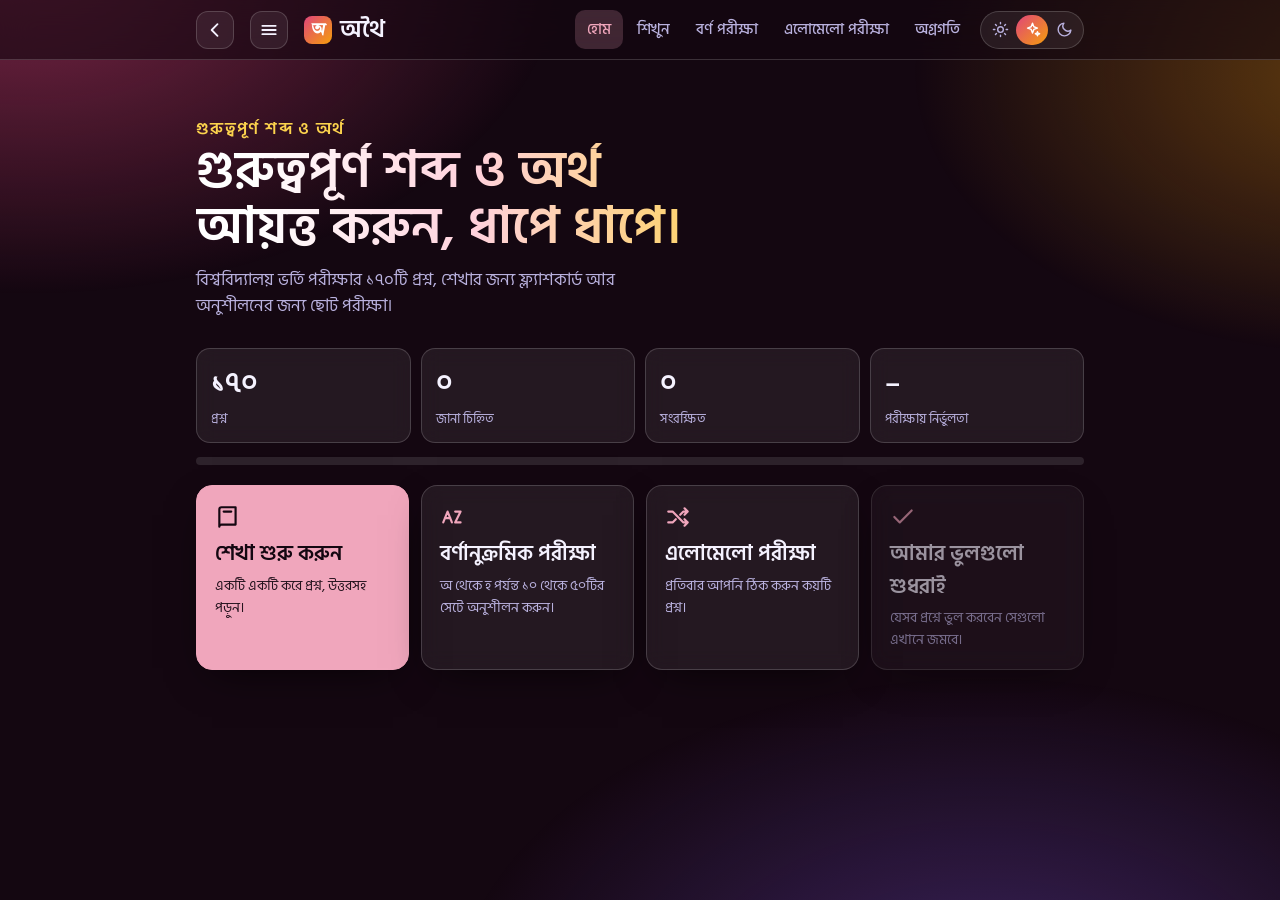
<file: athoi-word.html>
<!DOCTYPE html>
<html lang="bn"><head><meta charset="utf-8">
<meta name="viewport" content="width=device-width, initial-scale=1, viewport-fit=cover">
<title>অথৈ – গুরুত্বপূর্ণ শব্দ ও অর্থ</title>
<meta name="description" content="অথৈ: বিশ্ববিদ্যালয় ভর্তি পরীক্ষার বাংলা প্রস্তুতি।"><meta name="theme-color" content="#12786a">
<link rel="preconnect" href="https://fonts.googleapis.com"><link href="https://fonts.googleapis.com/css2?family=Hind+Siliguri:wght@400;500;600;700&family=Tiro+Bangla:ital@0;1&display=swap" rel="stylesheet">
<style>
:root{--bg:#f4efe6;--sf:#fffdf8;--sf2:#efe6d8;--ink:#1e1916;--mut:#6d6258;--ln:#e3d7c6;--pr:#7c2f45;--pr2:#5e2234;--prt:#f8e8ec;--gold:#8d6230;--gt:#f8ecd8;--ok:#1d6b45;--okt:#e5f5ec;--bad:#a33b32;--badt:#fbeceb;--sh:0 1px 2px rgba(30,25,22,.05),0 10px 28px -16px rgba(30,25,22,.22);--on:#fff8f6;color-scheme:light}
@media(prefers-color-scheme:dark){:root:not([data-theme="light"]){--bg:#14110f;--sf:#1e1a17;--sf2:#2a2420;--ink:#f6efe8;--mut:#b3a69c;--ln:#3a322c;--pr:#e0a3ad;--pr2:#f0c2c8;--prt:#3a2428;--gold:#e4c07a;--gt:#3a2e1c;--ok:#8fd0ae;--okt:#163028;--bad:#f0b0a8;--badt:#3d221f;--sh:0 1px 2px rgba(0,0,0,.4);--on:#2a1216;color-scheme:dark}}
:root[data-theme="dark"]{--bg:#14110f;--sf:#1e1a17;--sf2:#2a2420;--ink:#f6efe8;--mut:#b3a69c;--ln:#3a322c;--pr:#e0a3ad;--pr2:#f0c2c8;--prt:#3a2428;--gold:#e4c07a;--gt:#3a2e1c;--ok:#8fd0ae;--okt:#163028;--bad:#f0b0a8;--badt:#3d221f;--sh:0 1px 2px rgba(0,0,0,.4);--on:#2a1216;color-scheme:dark}
:root{box-sizing:border-box;padding-top:env(safe-area-inset-top,0px);padding-bottom:env(safe-area-inset-bottom,0px)}html{scroll-padding-top:env(safe-area-inset-top,0px);-webkit-text-size-adjust:100%}
*,*::before,*::after{box-sizing:inherit}
body{margin:0;background:var(--bg);color:var(--ink);font:16px/1.55 "Hind Siliguri",system-ui,sans-serif;min-height:100vh}
button,input,select{font:inherit;color:inherit}button{cursor:pointer}
:focus-visible{outline:2px solid var(--pr);outline-offset:2px}
.wrap{max-width:920px;margin:0 auto;padding:16px 16px 96px}
header.top{position:sticky;top:env(safe-area-inset-top,0px);z-index:20;background:color-mix(in srgb,var(--bg) 88%,transparent);backdrop-filter:blur(10px);border-bottom:1px solid var(--ln)}
header.top>div{max-width:920px;margin:0 auto;display:flex;align-items:center;gap:8px;padding:10px 16px}
.logo{font:600 24px "Tiro Bangla",Georgia,serif;letter-spacing:.2px;margin-right:auto;cursor:pointer;display:flex;gap:8px;align-items:center}
.logo i{width:28px;height:28px;border-radius:8px;background:var(--pr);color:var(--on);display:grid;place-items:center;font:italic 600 18px "Tiro Bangla",serif}
nav.d{display:flex;gap:2px}nav.d a,nav.m a{padding:8px 12px;border-radius:10px;color:var(--mut);text-decoration:none;font-weight:500;font-size:15px}
nav.d a:hover{background:var(--sf2)}nav a.on{color:var(--pr);background:var(--prt)}
nav.m{display:none;position:fixed;left:0;right:0;bottom:0;z-index:20;background:var(--sf);border-top:1px solid var(--ln);padding:6px 6px calc(6px + env(safe-area-inset-bottom,0px))}
nav.m a{flex:1;text-align:center;font-size:14px;font-weight:600;line-height:1.2;padding:8px 2px;min-height:48px;display:flex;align-items:center;justify-content:center}
a.logo{color:inherit;text-decoration:none}.ib{border:1px solid var(--ln);background:var(--sf);border-radius:10px;width:38px;height:38px;display:grid;place-items:center}
h1,h2,h3{font-family:"Tiro Bangla",Georgia,serif;font-weight:600;margin:0}
.hero{padding:28px 0 8px}.hero h1{font-size:clamp(32px,6vw,52px);line-height:1.08;max-width:20ch;text-wrap:balance}.hero p{color:var(--mut);max-width:52ch;margin:12px 0 0;font-size:17px}
.grid{display:grid;gap:12px;grid-template-columns:repeat(auto-fit,minmax(210px,1fr));margin-top:20px}
.tile{display:flex;flex-direction:column;align-items:flex-start;justify-content:flex-start;background:var(--sf);border:1px solid var(--ln);border-radius:16px;padding:18px;text-align:left;box-shadow:var(--sh);transition:transform .15s,border-color .15s}
.tile:hover{transform:translateY(-2px);border-color:var(--pr)}.tile h3{font-size:21px;margin:8px 0 4px}.tile p{margin:0;color:var(--mut);font-size:14px}.tile svg{width:26px;height:26px;color:var(--pr)}
.tile:disabled{opacity:.6;cursor:not-allowed}.tile:disabled:hover{transform:none;border-color:var(--ln)}.tile.pri{background:var(--pr);border-color:var(--pr);color:var(--on)}.tile.pri p,.tile.pri svg{color:var(--on)}.tile.pri p{opacity:.92}
.stats{display:flex;gap:10px;flex-wrap:wrap;margin-top:20px}.stat{flex:1;min-width:120px;background:var(--sf);border:1px solid var(--ln);border-radius:14px;padding:12px 14px}.stat b{display:block;font:600 28px "Tiro Bangla",serif}.stat span{color:var(--mut);font-size:13px}
.bar{height:6px;background:var(--sf2);border-radius:9px;overflow:hidden}.bar i{display:block;height:100%;background:var(--pr);border-radius:9px;transition:width .3s}
.bar.lg{height:8px}
.btn{border:1px solid var(--ln);background:var(--sf);border-radius:12px;padding:10px 16px;font-weight:600;display:inline-flex;gap:6px;align-items:center;justify-content:center}
.btn:hover{border-color:var(--pr)}.btn.p{background:var(--pr);color:var(--on);border-color:var(--pr)}.btn.p:hover{background:var(--pr2)}.btn:disabled{opacity:.45;cursor:not-allowed}
.row{display:flex;gap:8px;flex-wrap:wrap;align-items:center}.sp{flex:1}
.chip{display:inline-flex;align-items:center;gap:6px;border:1px solid var(--ln);background:var(--sf);border-radius:99px;padding:5px 12px;font-size:14px;font-weight:500;color:var(--mut)}
.chip svg,.ans svg{width:18px;height:18px;flex:none}.ans.hid svg{vertical-align:-4px;margin-right:4px}.chip.on{background:var(--prt);color:var(--pr);border-color:var(--pr)}
.chip[disabled]{opacity:.35}
input[type=search],input[type=number],input.t,select{background:var(--sf);border:1px solid var(--ln);border-radius:12px;padding:10px 12px;min-height:42px}
input[type=search]{flex:1;min-width:160px}
.az{display:flex;gap:4px;flex-wrap:wrap;margin:12px 0}.az button{width:32px;height:32px;border-radius:9px;border:1px solid var(--ln);background:var(--sf);font-weight:600;font-size:13px;color:var(--mut)}.az button.on{background:var(--pr);color:var(--on);border-color:var(--pr)}.az button:disabled{opacity:.3;cursor:default}
.card{background:var(--sf);border:1px solid var(--ln);border-radius:20px;padding:22px;box-shadow:var(--sh);margin-top:14px}
.badge{font-size:12.5px;font-weight:600;padding:3px 10px;border-radius:99px;background:var(--gt);color:var(--gold)}.badge.K{background:var(--prt);color:var(--pr)}.eyebrow{margin:0 0 6px;font-weight:600;font-size:13px;letter-spacing:.08em;text-transform:uppercase;color:var(--pr)}.stem u,.tq u{text-decoration-thickness:2px;text-underline-offset:4px;text-decoration-color:var(--pr)}
.no{color:var(--mut);font-size:13px}
.hw{font-size:clamp(34px,8vw,56px);line-height:1.1;margin:14px 0 4px;word-break:break-word;display:flex;align-items:center;gap:10px;flex-wrap:wrap}
.stem{color:var(--mut);margin:4px 0 14px;font-size:16px}
.ans{border-radius:14px;padding:14px 16px;background:var(--okt);border:1px solid color-mix(in srgb,var(--ok) 35%,transparent)}.ans small{color:var(--ok);font-weight:600;display:block}.ans b{font:600 26px "Tiro Bangla",serif;color:var(--ok)}
.ans.hid{background:var(--sf2);border:1px dashed var(--ln);text-align:center;cursor:pointer;color:var(--mut)}
.oth{display:flex;gap:6px;flex-wrap:wrap;margin:12px 0}.oth span{background:var(--sf2);border-radius:9px;padding:3px 10px;font-size:14px;color:var(--mut)}
.bn{margin-top:14px;padding-top:14px;border-top:1px dashed var(--ln)}.bn label{font-size:13px;color:var(--mut);display:block;margin-bottom:6px}.bn input{width:100%;font-family:"Hind Siliguri",sans-serif}.bn a{font-size:13px;color:var(--pr)}
.ico{border:1px solid var(--ln);background:var(--sf);border-radius:10px;width:36px;height:36px;display:grid;place-items:center;color:var(--mut)}.ico.on{color:var(--gold);border-color:var(--gold);background:var(--gt)}.ico.ok.on{color:var(--ok);border-color:var(--ok);background:var(--okt)}
.ico svg,.ib svg{width:19px;height:19px}
.pg{display:flex;align-items:center;gap:10px;margin-top:14px}.pg .bar{flex:1}
h2.s{font-size:26px;margin:22px 0 6px}.mut{color:var(--mut)}
.sets{display:grid;gap:10px;grid-template-columns:repeat(auto-fill,minmax(200px,1fr));margin-top:12px}
.set{background:var(--sf);border:1px solid var(--ln);border-radius:14px;padding:14px;text-align:left}.set:hover{border-color:var(--pr)}.set b{font:600 19px "Tiro Bangla",serif;display:block}.set span{font-size:13px;color:var(--mut)}.set em{font-style:normal;font-size:12px;color:var(--ok);font-weight:600}
.seg{display:inline-flex;border:1px solid var(--ln);border-radius:12px;overflow:hidden;background:var(--sf)}.seg button{border:0;background:none;padding:8px 14px;font-weight:600;color:var(--mut)}.seg button.on{background:var(--pr);color:var(--on)}
.cnt{display:flex;align-items:center;gap:8px}.cnt input{width:90px;text-align:center;font-size:22px;font-weight:600}
.tq{font:600 clamp(24px,5vw,34px)/1.25 "Tiro Bangla",Georgia,serif;margin:6px 0 16px}
.opt{display:flex;gap:12px;align-items:center;width:100%;text-align:left;background:var(--sf);border:1.5px solid var(--ln);border-radius:14px;padding:13px 14px;margin-bottom:10px;font-size:17px;transition:border-color .12s,background .12s}
.opt:hover:not(:disabled){border-color:var(--pr)}.opt i{font-style:normal;width:28px;height:28px;border-radius:8px;background:var(--sf2);display:grid;place-items:center;font-weight:700;font-size:13px;flex:none;color:var(--mut)}
.opt.ok{background:var(--okt);border-color:var(--ok)}.opt.ok i{background:var(--ok);color:var(--on)}.opt.no{background:var(--badt);border-color:var(--bad)}.opt.no i{background:var(--bad);color:var(--on)}.opt:disabled{cursor:default}
.fb{padding:10px 14px;border-radius:12px;font-weight:600;margin:4px 0 10px}.fb.ok{background:var(--okt);color:var(--ok)}.fb.no{background:var(--badt);color:var(--bad)}.fb small{display:block;font-weight:400;color:var(--mut)}
.nv{display:flex;gap:6px;flex-wrap:wrap;margin-top:16px}.nv button{width:34px;height:34px;border-radius:9px;border:1px solid var(--ln);background:var(--sf);font-size:13px;font-weight:600;color:var(--mut)}.nv .c{background:var(--ok);color:var(--on);border-color:var(--ok)}.nv .w{background:var(--bad);color:var(--on);border-color:var(--bad)}.nv .cur{outline:2px solid var(--pr);outline-offset:1px}
.ring{width:150px;height:150px;border-radius:50%;display:grid;place-items:center;background:conic-gradient(var(--ok) calc(var(--p)*1%),var(--sf2) 0)}.ring div{width:118px;height:118px;border-radius:50%;background:var(--sf);display:grid;place-items:center;font:600 34px "Tiro Bangla",serif}
.rv{background:var(--sf);border:1px solid var(--ln);border-left:4px solid var(--ok);border-radius:12px;padding:12px 14px;margin-top:10px}.rv.w{border-left-color:var(--bad)}.rv b{font-weight:600}.rv .mut{font-size:14px}
table{width:100%;border-collapse:collapse;font-size:14px}td,th{padding:8px 6px;border-bottom:1px solid var(--ln);text-align:left}th{color:var(--mut);font-weight:500}
.scr{overflow-x:auto}
dialog{border:1px solid var(--ln);border-radius:18px;background:var(--sf);color:var(--ink);padding:0;width:min(560px,94vw);max-height:80vh}dialog::backdrop{background:rgba(0,0,0,.5)}dialog .h{padding:14px 16px;border-bottom:1px solid var(--ln);display:flex;align-items:center}dialog .b{overflow:auto;max-height:60vh;padding:6px}
.li{display:flex;width:100%;gap:10px;text-align:left;border:0;background:none;padding:9px 10px;border-radius:10px}.li:hover,.li.on{background:var(--prt)}.li b{font-weight:600}.li span{color:var(--mut);margin-left:auto;font-size:13px}
.toast{position:fixed;left:50%;bottom:90px;transform:translateX(-50%);background:var(--ink);color:var(--bg);padding:8px 16px;border-radius:99px;font-size:14px;z-index:50}
@media(max-width:720px){nav.d{display:none}nav.m{display:flex}.wrap{padding-bottom:110px}.logo{font-size:21px}}
@media(prefers-reduced-motion:reduce){*{transition:none!important}}
.hr{display:flex;align-items:center;gap:8px}a.all{font-size:13px;font-weight:600;color:var(--pr);text-decoration:none;border:1px solid var(--ln);background:var(--sf);padding:8px 12px;border-radius:10px;white-space:nowrap}
/* shared */
.opt.ok{animation:pop .35s}.opt.no{animation:shk .35s}
@keyframes pop{50%{transform:scale(1.03)}}@keyframes shk{25%{transform:translateX(-6px)}75%{transform:translateX(6px)}}
.cf{position:fixed;top:-12px;width:9px;height:14px;border-radius:2px;z-index:99;pointer-events:none;animation:cfall linear forwards}
@keyframes cfall{to{transform:translateY(105vh) rotate(720deg);opacity:.9}}
/* theme switch */
.tsw{position:relative;display:grid;grid-template-columns:repeat(3,32px);padding:3px;border-radius:99px;border:1px solid var(--ln);background:var(--sf)}
.tsw::before{content:"";position:absolute;top:3px;bottom:3px;left:3px;width:32px;border-radius:99px;background:var(--pr);transform:translateX(calc(var(--i,1)*100%));transition:transform .3s cubic-bezier(.3,1.5,.5,1)}
.tsw button{position:relative;z-index:1;height:30px;border:0;background:none;display:grid;place-items:center;color:var(--mut);transition:color .2s}
.tsw button.on{color:var(--on)}.tsw svg{width:17px;height:17px;fill:none;stroke:currentColor;stroke-width:2;stroke-linecap:round;stroke-linejoin:round}
@media(max-width:420px){a.all{padding:8px 10px;font-size:12.5px}}
/* vivid theme (my style) */
:root[data-theme=vivid]{--bg:#140711;--sf:rgba(255,255,255,.07);--sf2:rgba(255,255,255,.11);--ink:#f5f2ff;--mut:#b9b1de;--ln:rgba(255,255,255,.17);--pr:#f0a6bc;--pr2:#e0457b;--prt:rgba(240,166,188,.2);--gold:#fcd34d;--gt:rgba(252,211,77,.16);--ok:#34d399;--okt:rgba(52,211,153,.17);--bad:#fb7185;--badt:rgba(251,113,133,.17);--sh:0 14px 40px -16px rgba(0,0,0,.75);--on:#140711;color-scheme:dark}
[data-theme=vivid] body{background:var(--bg)}
[data-theme=vivid] body::before{content:"";position:fixed;inset:-25%;z-index:-1;pointer-events:none;background:radial-gradient(40% 35% at 18% 14%,rgba(224,69,123,.5),transparent 70%),radial-gradient(34% 30% at 88% 22%,rgba(245,158,11,.34),transparent 70%),radial-gradient(40% 36% at 68% 92%,rgba(139,92,246,.34),transparent 70%);animation:aur 20s ease-in-out infinite alternate}
@keyframes aur{to{transform:translate3d(-5%,4%,0) rotate(7deg) scale(1.12)}}
[data-theme=vivid] header.top,[data-theme=vivid] nav.m{background:rgba(20,7,17,.62);backdrop-filter:blur(16px)}
[data-theme=vivid] .card,[data-theme=vivid] .stat,[data-theme=vivid] .opt,[data-theme=vivid] .chip,[data-theme=vivid] .btn,[data-theme=vivid] .tt,[data-theme=vivid] .cnt input,[data-theme=vivid] .ico{backdrop-filter:blur(10px)}
[data-theme=vivid] h1,[data-theme=vivid] h2,[data-theme=vivid] h3,[data-theme=vivid] .logo,[data-theme=vivid] .tq{font-family:"Hind Siliguri",system-ui,sans-serif}
[data-theme=vivid] .mxh h2,[data-theme=vivid] h2.s{background:linear-gradient(90deg,#fff 10%,#ffd1dc 50%,#fcd34d);-webkit-background-clip:text;background-clip:text;color:transparent}
[data-theme=vivid] .logo i,[data-theme=vivid] .tsw::before{background:linear-gradient(135deg,#e0457b,#f59e0b);color:#fff}
[data-theme=vivid] .tsw button.on{color:#fff}
[data-theme=vivid] .btn.p{background:linear-gradient(135deg,#e0457b,#f59e0b);color:#fff;border:0;box-shadow:0 10px 28px -10px rgba(224,69,123,.9);position:relative;overflow:hidden}
[data-theme=vivid] .btn.p:not(:disabled):hover{filter:brightness(1.1);transform:translateY(-1px)}
[data-theme=vivid] .btn.p:disabled{opacity:.4;box-shadow:none}
[data-theme=vivid] #go:not(:disabled){animation:glow 2.4s ease-in-out infinite}
@keyframes glow{50%{box-shadow:0 10px 34px -4px rgba(245,158,11,.8)}}
[data-theme=vivid] .chip.on{background:linear-gradient(135deg,rgba(224,69,123,.5),rgba(245,158,11,.35));border-color:rgba(240,166,188,.7);color:#fff}
[data-theme=vivid] .bar i{background:linear-gradient(90deg,#e0457b,#f59e0b,#34d399)}
[data-theme=vivid] .ring{background:conic-gradient(#f59e0b calc(var(--p)*1%),rgba(255,255,255,.12) 0);box-shadow:0 0 40px -8px rgba(245,158,11,.6)}
[data-theme=vivid] .opt:hover:not(:disabled){border-color:var(--pr);background:rgba(240,166,188,.14);transform:translateX(3px)}
[data-theme=vivid] .opt i{background:rgba(255,255,255,.12);color:#fff}
[data-theme=vivid] .nv button.cur{outline:2px solid #f59e0b}
[data-theme=vivid] a.all{background:rgba(255,255,255,.08)}
@media(prefers-reduced-motion:reduce){[data-theme=vivid] body::before,#go{animation:none!important}}

[data-theme=vivid] .tile,[data-theme=vivid] .set,[data-theme=vivid] .stat,[data-theme=vivid] table{backdrop-filter:blur(10px)}
[data-theme=vivid] .tile:hover,[data-theme=vivid] .set:hover{border-color:var(--pr);transform:translateY(-2px)}
[data-theme=vivid] .hero h1,[data-theme=vivid] .stat b{font-family:"Hind Siliguri",system-ui,sans-serif}
[data-theme=vivid] .hero h1{background:linear-gradient(90deg,#fff 10%,#ffd1dc 50%,#fcd34d);-webkit-background-clip:text;background-clip:text;color:transparent}
[data-theme=vivid] .eyebrow{color:#fcd34d}

/* colourful options */
.opt{--oc:var(--pr);position:relative;overflow:hidden}
.opt:nth-of-type(1){--oc:#a78bfa}.opt:nth-of-type(2){--oc:#22d3ee}.opt:nth-of-type(3){--oc:#fbbf24}.opt:nth-of-type(4){--oc:#f472b6}.opt:nth-of-type(5){--oc:#34d399}
.opt i{background:var(--oc)!important;color:#16122e!important;font-weight:800;font-style:normal;transition:transform .2s}
.opt:not(:disabled):hover{border-color:var(--oc)!important;background:color-mix(in srgb,var(--oc) 16%,var(--sf))!important;transform:translateX(4px)}
.opt:not(:disabled):active{transform:scale(.98)}.opt:not(:disabled):hover i{transform:scale(1.12) rotate(-6deg)}
.opt.ok{border-color:#22c55e!important;background:linear-gradient(90deg,rgba(34,197,94,.34),rgba(34,197,94,.1))!important;box-shadow:0 0 0 1px #22c55e inset,0 12px 28px -14px #22c55e}
.opt.ok i{background:#22c55e!important;color:#052e12!important}.opt.ok::after{content:"✓";margin-left:auto;font-weight:900;color:#22c55e;font-size:21px}
.opt.no{border-color:#ef4444!important;background:linear-gradient(90deg,rgba(239,68,68,.32),rgba(239,68,68,.08))!important;box-shadow:0 0 0 1px #ef4444 inset,0 12px 28px -14px #ef4444}
.opt.no i{background:#ef4444!important;color:#fff!important}.opt.no::after{content:"✕";margin-left:auto;font-weight:900;color:#ef4444;font-size:21px}
.opt:disabled:not(.ok):not(.no){opacity:.5}
.fb{font-weight:800;font-size:18px;border-radius:14px}.fb small{color:var(--ink)!important;font-weight:500}
.fb.ok{background:linear-gradient(135deg,rgba(34,197,94,.28),rgba(34,211,238,.14))!important;border:1px solid #22c55e;color:#22c55e!important}
.fb.no{background:linear-gradient(135deg,rgba(239,68,68,.28),rgba(251,146,60,.14))!important;border:1px solid #ef4444;color:#ef4444!important}
[data-theme=light] .fb.ok,[data-theme=light] .opt.ok::after{color:#15803d!important}[data-theme=light] .fb.no,[data-theme=light] .opt.no::after{color:#b91c1c!important}
.nv button.c{background:#22c55e!important;border-color:#22c55e!important;color:#052e12!important}.nv button.w{background:#ef4444!important;border-color:#ef4444!important;color:#fff!important}
/* header buttons + drawer */
.hb{width:38px;height:38px;flex:none;border-radius:12px;border:1px solid var(--ln);background:var(--sf);display:grid;place-items:center;color:var(--ink);margin-right:8px}
.hb svg{width:20px;height:20px;fill:none;stroke:currentColor;stroke-width:2.2;stroke-linecap:round;stroke-linejoin:round}
.dov{position:fixed;inset:0;z-index:60;background:rgba(5,3,20,.55);backdrop-filter:blur(3px);opacity:0;pointer-events:none;transition:opacity .25s}
.drw{position:fixed;top:0;bottom:0;left:0;width:min(84vw,330px);z-index:61;background:color-mix(in srgb,var(--bg) 97%,#000);border-right:1px solid var(--ln);box-shadow:20px 0 60px -20px rgba(0,0,0,.6);transform:translateX(-105%);visibility:hidden;transition:transform .3s cubic-bezier(.2,.9,.3,1),visibility .3s;overflow:auto;padding:calc(14px + env(safe-area-inset-top,0px)) 14px 30px}
.dopen .dov{opacity:1;pointer-events:auto}.dopen .drw{transform:none;visibility:visible}.dopen{overflow:hidden}
.drw .dh{display:flex;align-items:center;justify-content:space-between;margin-bottom:14px}
.drw .dl{display:flex;align-items:center;gap:8px;font:600 22px "Tiro Bangla",Georgia,serif;color:var(--ink)}
.drw .dl i{width:28px;height:28px;border-radius:8px;background:var(--pr);color:var(--on);display:grid;place-items:center;font:italic 600 18px "Tiro Bangla",serif}
.drw .dh button{width:38px;height:38px;border-radius:12px;border:1px solid var(--ln);background:var(--sf);color:var(--ink);font-size:16px}
.drw nav{display:flex;flex-direction:column;gap:4px}
.drw nav a{display:flex;align-items:center;gap:12px;padding:13px 14px;border-radius:14px;font-weight:600;color:var(--ink);text-decoration:none;transition:background .15s,transform .15s}
.drw nav a:hover{background:var(--sf2);transform:translateX(3px)}.drw nav a.on{background:var(--prt);color:var(--pr)}
.drw nav a i{width:12px;height:12px;border-radius:50%;flex:none}
.drw nav h4{margin:16px 6px 4px;font-size:12px;letter-spacing:.1em;text-transform:uppercase;color:var(--mut)}
.drw nav a.mixl{margin:6px 0;color:#fff;background:linear-gradient(115deg,#5b3df5,#0ea5e9,#10b981,#f59e0b,#ec4899);background-size:250% 250%;animation:dmix 8s ease-in-out infinite;box-shadow:0 10px 24px -10px rgba(91,61,245,.8)}
@keyframes dmix{0%,100%{background-position:0% 50%}50%{background-position:100% 50%}}

/* progress / marking / saved */
.starb{float:right;margin-left:8px;border:1.5px solid var(--ln);background:var(--sf);color:var(--mut);border-radius:99px;padding:6px 12px;font-weight:700;font-size:13.5px;transition:all .2s}
.starb.on{background:#fbbf24;border-color:#fbbf24;color:#3b2a00;box-shadow:0 6px 16px -8px #fbbf24}.starb:hover{transform:scale(1.05)}
.rv{position:relative}.rv .starb{padding:4px 10px;margin:0 0 4px 8px}
.mkb{margin-top:16px}.mkh{display:flex;justify-content:space-between;align-items:center;gap:10px;flex-wrap:wrap}
.mkg{display:grid;grid-template-columns:1fr 1fr;gap:12px;margin-top:10px}.mkg label{display:flex;flex-direction:column;gap:6px;font-size:13.5px;color:var(--mut);font-weight:600}
.mkg input{height:44px;border-radius:12px;border:1.5px solid var(--ln);background:var(--sf);color:var(--ink);font:700 18px inherit;padding:0 12px;width:100%}
.mst{display:grid;grid-template-columns:repeat(4,1fr);gap:8px;margin:4px 0 8px}.mst .mb{border-radius:14px;padding:10px 4px;background:var(--sf2);text-align:center}
.mst .mb b{display:block;font:800 22px "Hind Siliguri",sans-serif}.mst .mb span{font-size:12px;color:var(--mut)}
.mst .ok{background:rgba(34,197,94,.18)}.mst .ok b{color:#22c55e}.mst .no{background:rgba(239,68,68,.18)}.mst .no b{color:#ef4444}
.ptabs{display:flex;width:100%;margin:6px 0 14px}.ptabs button{flex:1;padding:10px 4px;font-size:13.5px}.ptabs em{font-style:normal;font-size:11.5px;background:var(--prt);color:var(--pr);padding:1px 6px;border-radius:99px;margin-left:3px}
.rcard{position:relative;display:flex;align-items:center;justify-content:space-between;gap:10px;padding:14px 44px 14px 16px;margin-bottom:10px;border-radius:16px;border:1px solid var(--ln);background:var(--sf);cursor:pointer;transition:transform .15s,border-color .15s}
.rcard:hover{transform:translateY(-2px);border-color:var(--pr)}.rcard .rl b{display:block}.rcard .rl span{font-size:12.5px}
.rcard .rr{text-align:right;white-space:nowrap}.rcard .rr b{font:800 20px "Hind Siliguri",sans-serif}.rcard .rr small{font-size:13px;color:var(--mut);font-weight:600}
.pcb{display:block;margin-top:2px;font-size:12.5px;font-weight:800;padding:2px 9px;border-radius:99px;width:max-content;margin-left:auto}.pcb.g{background:rgba(34,197,94,.2);color:#22c55e}.pcb.y{background:rgba(251,191,36,.22);color:#d99a00}.pcb.r{background:rgba(239,68,68,.2);color:#ef4444}
.rdel{position:absolute;right:8px;top:8px;width:28px;height:28px;border-radius:50%;border:0;background:transparent;color:var(--mut);font-size:15px}.rdel:hover{background:rgba(239,68,68,.2);color:#ef4444}
.mrow{display:flex;align-items:center;gap:12px;padding:14px;margin-bottom:10px;border-radius:16px;border:1px solid var(--ln);background:var(--sf)}.mrow .mq{flex:1;min-width:0}
.tick{flex:none;width:46px;height:46px;border-radius:50%;border:2px solid #22c55e;background:transparent;color:#22c55e;font-size:22px;font-weight:900;transition:all .2s}.tick:hover{background:#22c55e;color:#052e12;transform:scale(1.1)}
.tick.star{border-color:#fbbf24;color:#fbbf24}.tick.star:hover{background:#fbbf24;color:#3b2a00}
.mix p{max-width:calc(100% - 84px)}</style><script>try{document.documentElement.dataset.theme=localStorage.getItem("athoiথিম")||"vivid"}catch(e){document.documentElement.dataset.theme="vivid"}</script><link rel="icon" href="favicon.svg" type="image/svg+xml"><meta name="theme-color" content="#7c2f45"></head><body>
<header class="top"><div><button class="hb" id="bk" aria-label="পেছনে যান" title="পেছনে"><svg viewBox="0 0 24 24"><path d="M15 5l-7 7 7 7"/></svg></button><button class="hb" id="mb" aria-label="মেনু খুলুন" title="মেনু"><svg viewBox="0 0 24 24"><path d="M4 7h16M4 12h16M4 17h16"/></svg></button><a class="logo" href="index.html"><i>অ</i>অথৈ</a><nav class="d" id="nd"></nav><span class="hr"><div class="tsw" id="tsw" role="group" aria-label="থিম"><button data-th="light" title="লাইট থিম" aria-label="লাইট থিম"><svg viewBox="0 0 24 24"><circle cx="12" cy="12" r="4"/><path d="M12 2v2M12 20v2M4.9 4.9l1.4 1.4M17.7 17.7l1.4 1.4M2 12h2M20 12h2M4.9 19.1l1.4-1.4M17.7 6.3l1.4-1.4"/></svg></button><button data-th="vivid" title="ভিভিড থিম" aria-label="ভিভিড থিম"><svg viewBox="0 0 24 24"><path d="M12 3l1.9 5.1L19 10l-5.1 1.9L12 17l-1.9-5.1L5 10l5.1-1.9z"/><path d="M19 15l.8 2.2L22 18l-2.2.8L19 21l-.8-2.2L16 18l2.2-.8z"/></svg></button><button data-th="dark" title="ডার্ক থিম" aria-label="ডার্ক থিম"><svg viewBox="0 0 24 24"><path d="M21 12.8A9 9 0 1 1 11.2 3a7 7 0 0 0 9.8 9.8z"/></svg></button></div></span></div></header><div class="dov" id="dov"></div><aside class="drw" id="drw" aria-hidden="true"></aside>
<main class="wrap" id="app"></main><nav class="m" id="nm"></nav><dialog id="dg"></dialog>
<script>
const D=[{"n":1,"h":"ক্রন্দসী","q":"‘ক্রন্দসী’ শব্দের আভিধানিক অর্থ-","o":["কান্নাকাটি","কাঁদুনী","আকাশ ও পৃথিবী","জল ও স্থল"],"a":2,"k":"K"},{"n":2,"h":"দুর্গেশনন্দিনী","q":"‘দুর্গেশনন্দিনী’ শব্দের অর্থ কী?","o":["দুর্গ প্রধানের কন্যা","দুর্গা দেবীর কন্যা","দুর্গের অধিবাসী","দুর্গাধিপতি"],"a":0,"k":"K"},{"n":3,"h":"শ্বন","q":"শ্বাপদ+শ্বন+পদ। এখানে ‘শ্বন’ শব্দের অর্থ-","o":["সারমেয় (কুকুর)","ধারালো","তীক্ষ্ণ নখযুক্ত","হিংস্র"],"a":0,"k":"K"},{"n":4,"h":"সিতকর","q":"‘সিতকর’ শব্দের অর্থ-","o":["সমুদ্র","হিমালয়","চাঁদ","চোর"],"a":2,"k":"K"},{"n":5,"h":"কিরাত","q":"‘কিরাত’ শব্দের অর্থ কী?","o":["কাঠ চেরাইয়ের যন্ত্র","জাতি বিশেষ","বণিকশ্রেণি","বন্যপ্রাণী"],"a":1,"k":"K"},{"n":6,"h":"আথাল","q":"‘আথাল’ কী?","o":["আচ্ছাদন","পাত্র","গোয়াল","আস্তাবল"],"a":2,"k":"K"},{"n":7,"h":"ভৃঙ্গ","q":"‘ভৃঙ্গ’ এর শব্দার্থ-","o":["ভঙ্গুর","ভ্রমর","ভুজঙ্গ","গাড়–"],"a":1,"k":"K"},{"n":8,"h":"পেটোয়া","q":"‘পেটোয়া’ শব্দটির অর্থ কী?","o":["অনুগত","লাঠিয়াল","সন্ত্রাসী","দালাল"],"a":0,"k":"K"},{"n":9,"h":"প্রশ্রবণ","q":"‘প্রশ্রবণ’ শব্দটির অর্থ কী?","o":["স্রোতস্বিনী","নির্ঝর","জলপ্রপাত","নদী"],"a":1,"k":"K"},{"n":10,"h":"কুশীলব","q":"‘কুশীলব’ শব্দের অর্থ-","o":["অভিনয়","অভিনয়-জগৎ","অভিনীত","অভিনেতা"],"a":3,"k":"K"},{"n":11,"h":"লণ্ডভণ্ড","q":"‘লণ্ডভণ্ড’ বোঝায় কোনটি?","o":["দক্ষযজ্ঞ","তুলকালাম","হাটে হাঁড়ি ভাঙা","ভণ্ডপির"],"a":0,"k":"K"},{"n":12,"h":"অর্থে","q":"অর্থের অপকর্ষ ঘটেনি কোন শব্দে?","o":["অর্বাচীন","বিরক্ত","ইতর","উৎসাহ"],"a":3,"k":"K"},{"n":13,"h":"নিচে","q":"নিচের কোনটিতে আভিধানিক অর্থ প্রযোজ্য?","o":["মোটা টাকা","মোটা কাপড়","মোটা শরীর","মোটা বুদ্ধি"],"a":1,"k":"K"},{"n":14,"h":"","q":"‘তিনি রাশভারী হলেও মূলত হাতভারী লোক।’ বাক্যে যুক্ত ‘হাতভারী’ শব্দটি কী অর্থের প্রকাশক?","o":["ঔদার্য","ক্ষমতা","দক্ষতা","কৃপণতা"],"a":3,"k":"K"},{"n":15,"h":"জ্ঞানপাপী","q":"‘জ্ঞানপাপী’ শব্দের অর্থ-","o":["জ্ঞানের বড়াই করে যে","বাস্তবে জ্ঞানের প্রয়োগ করে না যে","অনেক জ্ঞান আছে যার","সজ্ঞানে অন্যায় করে যে"],"a":3,"k":"K"},{"n":16,"h":"","q":"কোনটি ভিন্নধর্মী?","o":["উদ্ভাস","প্রদ্যোত","ময়ুখ","শবর্র"],"a":3,"k":"K"},{"n":17,"h":"","q":"কোনটি শব্দের উদাহরণ?","o":["ষ","ট","খ","ক্ষ"],"a":2,"k":"K"},{"n":18,"h":"হরিৎ","q":"‘হরিৎ’ অর্থ-","o":["হলুদ","লাল","সবুজ","নীল"],"a":2,"k":"K"},{"n":19,"h":"জবড়জং","q":"‘জবড়জং’ শব্দের অর্থ-","o":["পারিপাট্যহীন","জাঁকালো","অতিমূল্যবান","অপরিচ্ছন্ন"],"a":0,"k":"K"},{"n":20,"h":"দুর্বোধ্য","q":"‘দুর্বোধ্য’ শব্দের অর্থ-","o":["বধ করা সহজ নয়","বোঝা সহজ নয়","বাধ্য করা সহজ নয়","বোকা"],"a":1,"k":"K"},{"n":21,"h":"ঘর্ষণ বা পেষণজাত সুগন্ধ","q":"‘ঘর্ষণ বা পেষণজাত সুগন্ধ’ অর্থে কোন শব্দটিকে বোঝায়?","o":["পরিমল","স্নিগ্ধ","বিধুর","সুবাসিত"],"a":0,"k":"K"},{"n":22,"h":"ভীল","q":"‘ভীল’ কী?","o":["এক প্রকার পোকা","ভারতীয় আদি জাতিবিশেষ","অনুর্বর জমি","মহাভারতের একটি চরিত্র"],"a":1,"k":"K"},{"n":23,"h":"লক্ষ্মী","q":"‘লক্ষ্মী’ শব্দের অর্থ-","o":["ধন-সম্পদের দেবী","লক্ষপতি","লক্ষ্য সামনে রেখে","লক্ষ করে"],"a":0,"k":"K"},{"n":24,"h":"খাদির","q":"‘খাদির’ শব্দের অর্থ কী?","o":["খয়ের","আমলকি","জর্দাপাতা","খাদি কাপড়"],"a":0,"k":"K"},{"n":25,"h":"মেনিমুখো","q":"‘ মেনিমুখো’ বলতে বোঝায়-","o":["ভীতু","লাজুক","মুখরা","বিড়ালমুখো"],"a":1,"k":"K"},{"n":26,"h":"নগড়","q":"‘নগড়’ শব্দের অর্থ কী?","o":["দড়ি","বেড়ি","কাঁটা","ছুড়ি"],"a":1,"k":"K"},{"n":27,"h":"আড়ং","q":"‘আড়ং’ শব্দটির অর্থ-","o":["হাট","ব্যবসায়","ঘাট","কেনাবেচা"],"a":0,"k":"K"},{"n":28,"h":"খদ্যোত","q":"‘খদ্যোত’ শব্দের অর্থ-","o":["জোনাকি","পাখি","ক্রেতা","চতুর"],"a":0,"k":"K"},{"n":29,"h":"পিপুফিশু","q":"‘পিপুফিশু’ দ্বারা কী বোঝানো হয়?","o":["মাসিপিসি","অতি দ্রুত","ধূর্ত","কুঁড়ের বাদশা"],"a":3,"k":"K"},{"n":30,"h":"উদধি","q":"‘উদধি’ শব্দের অর্থ-","o":["সমুদ্র","নদী","স্বর্গ","সূর্য"],"a":0,"k":"K"},{"n":31,"h":"মধুসূদন","q":"‘মধুসূদন’ শব্দের ‘সূদন’ এর অর্থ-","o":["প্রতিম","দেবতা","হত্যাকারী","জ্ঞানী"],"a":2,"k":"K"},{"n":32,"h":"শিলীমুখ","q":"‘শিলীমুখ’ শব্দের অর্থ-","o":["গ্রহা","ভ্রমর","শিলপাটা","ধারাল পাথর"],"a":1,"k":"K"},{"n":33,"h":"গড্ডল","q":"‘গড্ডল’ শব্দের সমার্থক শব্দ কোনটি?","o":["ছাগল","ভেড়া","গরু","মহিষ"],"a":1,"k":"K"},{"n":34,"h":"অগ্নিমান্দ্য","q":"‘অগ্নিমান্দ্য’ শব্দটির অর্থ-","o":["দিবারাত্রি","জীর্ণতা","অজীর্ণতা","পাকস্থলির রোগ"],"a":2,"k":"K"},{"n":35,"h":"কিংবদন্তি","q":"‘কিংবদন্তি’ শব্দের ঠিক অর্থ-","o":["লোকশ্রুতি","অলৌকিক ব্যক্তি","লোক পরস্পরা","রাজকাহিনি"],"a":0,"k":"K"},{"n":36,"h":"দ্বিজরাজ","q":"‘দ্বিজরাজ’ শব্দের অর্থ কী?","o":["রাজা","বটবৃক্ষ","চাঁদ","সূর্য"],"a":2,"k":"K"},{"n":37,"h":"অপোগগু","q":"‘অপোগগু’ কথাটির অর্থ কী?","o":["নাবালক","বালক","অপদার্থ","অকর্মণ্য"],"a":0,"k":"K"},{"n":38,"h":"পাঁশুটে","q":"‘পাঁশুটে’ শব্দটির অর্থ হলো-","o":["সালতি","ফ্যাকাশে","একি","কাটারি"],"a":1,"k":"K"},{"n":39,"h":"পরার্থ","q":"‘পরার্থ’ শব্দটির অর্থ হলো-","o":["যাতায়াত","পরোপকার","পরের অর্থ","ইচ্ছা"],"a":1,"k":"K"},{"n":40,"h":"রোয়াক","q":"‘রোয়াক’ শব্দের ঠিক শব্দার্থ কোনটি?","o":["স্বপ্ন","দাওয়া","ক্ষোপ","গোলাপোড়া"],"a":1,"k":"K"},{"n":41,"h":"ঔৎকট্য","q":"‘ঔৎকট্য’ শব্দের শব্দার্থ লিখ-","o":["উগ্রতা","ঋণ","জলীয়","বৃষ"],"a":0,"k":"K"},{"n":42,"h":"এষণী","q":"‘এষণী’ শব্দের শব্দার্থ লিখ-","o":["নিক্তি","সিঁড়ি","অভিলাষ","অসংলগ্ন"],"a":0,"k":"K"},{"n":43,"h":"কিস্কিণি","q":"‘কিস্কিণি’ শব্দের শব্দার্থ লিখ।","o":["নূপুর","ক্ষীণ","খরম","কোলাহল"],"a":0,"k":"K"},{"n":44,"h":"করগু","q":"‘করগু’ শব্দের শব্দার্থ লিখ।","o":["ঝাঁপি","অসি","কর্তব্য","হাতছড়ি"],"a":0,"k":"K"},{"n":45,"h":"কৌমুদী","q":"‘ কৌমুদী’ শব্দের শব্দার্থ লিখ।","o":["জ্যোৎস্না","আমোদ","কুমারী","ভৃত্য"],"a":0,"k":"K"},{"n":46,"h":"কাঙ্গি","q":"‘কাঙ্গি’ শব্দের শব্দার্থ লিখ।","o":["চিরুনি","ইচ্ছুক","অভিলাষী","বেশভূষা"],"a":0,"k":"K"},{"n":47,"h":"ওথ","q":"‘ওথ’ শব্দটির অর্থ-","o":["হলফনামা","শপথবাক্য","কাবিননামা","সবগুলোই"],"a":2,"k":"K"},{"n":48,"h":"অমোঘ","q":"নিচের কোনটি ‘অমোঘ’ শব্দের অর্থ নয়?","o":["অব্যর্থ","অসম্ভব","সার্থক","অবশ্যম্ভাবী"],"a":1,"k":"K"},{"n":49,"h":"","q":"এক অক্ষৌহিণী সমান কত?","o":["২৭৮১০০","২৮১৭০০","২১৮৭০০","২৮৭১০০"],"a":2,"k":"K"},{"n":50,"h":"দাদুরী","q":"‘দাদুরী’ অর্থ-","o":["ভেকী","ময়ূরী","পাখি","সংগীতের রাগ"],"a":0,"k":"K"},{"n":51,"h":"বীজন","q":"‘বীজন’ শব্দের অর্থ কী?","o":["পাখা","পাখি","মেঘ","শব্দ"],"a":0,"k":"K"},{"n":52,"h":"নাভিশ্বাস","q":"‘নাভিশ্বাস’ অর্থ-","o":["নাভি থেকে যে শ্বাস উৎপন্ন হয়","বেশি খেয়ে শ্বাস নিতে না পারা","দ্রুত শ্বাস নেয়া","মরণাপন্ন অবস্থা"],"a":3,"k":"K"},{"n":53,"h":"বাজখাই","q":"‘বাজখাই’ শব্দের অর্থ কী?","o":["বাজ পাখির গান","উচ্চ ও মধুর কণ্ঠ","উচ্চ ও ককর্শ স্বর","সুরেলা আওয়াজ"],"a":2,"k":"K"},{"n":54,"h":"আড়ং","q":"‘আড়ং’ শব্দের অর্থ কী?","o":["পার্বণ","পালা","মেলা","পুণ্যাহ"],"a":2,"k":"K"},{"n":55,"h":"বস্ত্রাবাসমধ্যে","q":"‘বস্ত্রাবাসমধ্যে’ শব্দের অর্থ-","o":["কাপড় পরিধান করে","তাঁবুর মধ্যে","আচ্ছাদিত","কোনোটিই নয়"],"a":1,"k":"K"},{"n":56,"h":"হেরি","q":"‘হেরি’ শব্দের ঠিক শব্দার্থ কোনটি?","o":["স্বপ্ন","দেখি","ক্ষোভ","কারণ দেখানো"],"a":1,"k":"K"},{"n":57,"h":"অরুণ","q":"‘অরুণ’ শব্দের অর্থ কী?","o":["রক্তিম","অদৃশ্য","জল","আগুন"],"a":0,"k":"K"},{"n":58,"h":"দেয়াসিনি","q":"‘ দেয়াসিনি’ কথাটির অর্থ কী?","o":["দেবকন্যা","দিনের অবসান","দিয়ে এসেছো নাকি","এক প্রকার দেশি খাবার"],"a":0,"k":"K"},{"n":59,"h":"শকল","q":"নিচের কোনটি ‘শকল’ শব্দের অর্থ?","o":["ছদ্মবেশি","মৃতদেহ","মাছের আঁশি","কাঁটা"],"a":2,"k":"K"},{"n":60,"h":"উন্মনা","q":"‘উন্মনা’ শব্দটির অর্থ কোনটি?","o":["কুয়াশা","অনুৎসুক","রচনা করে","নিবেদন"],"a":1,"k":"K"},{"n":61,"h":"বানি","q":"‘বানি’ শব্দের অর্থ কী?","o":["গয়না","গয়না তৈরির মজুরি","কথা","উক্তি"],"a":1,"k":"K"},{"n":62,"h":"পত্নী","q":"‘পত্নী’ শব্দের ঠিক অর্থ কোনটি?","o":["দ্বার","দ্বারা","দারা","দেবত্র"],"a":2,"k":"K"},{"n":63,"h":"ঘটিরাম","q":"‘ঘটিরাম’ এর অর্থ কী?","o":["অকেজো","সহজ সরল","চঞ্চল","ব্যস্ত লোক"],"a":0,"k":"K"},{"n":64,"h":"তরে","q":"এ জন্মের তরে বিদায়। এখানে ‘তরে’ শব্দটি কী অর্থ প্রকাশ করছে?","o":["মতো","হেতু","নিকট","নিমিত্ত"],"a":0,"k":"K"},{"n":65,"h":"অপলাপ","q":"‘অপলাপ’ শব্দের অর্থ কী?","o":["মিথ্যাচার","অস্বীকার","প্রলাপ","সদালাপ"],"a":1,"k":"K"},{"n":66,"h":"প্রাখর্ষ","q":"‘প্রাখর্ষ’ শব্দের অর্থ কোনটি?","o":["পুরাতন","স্নিগ্ধতা","আলোকিত","উষ্ণতা"],"a":3,"k":"K"},{"n":67,"h":"পাথার","q":"‘পাথার’ শব্দের অর্থ কী?","o":["মাঠ","সমুদ্র","আকাশ","পর্বত"],"a":1,"k":"K"},{"n":68,"h":"স্মর্তব্য","q":"‘স্মর্তব্য’ কথাটির অর্থ কী?","o":["স্মরণীয়","স্মৃতিচিহ্ন","কর্তব্যের শপথ","সংশপ্তক"],"a":0,"k":"K"},{"n":69,"h":"অভিরাম","q":"‘অভিরাম’ শব্দের অর্থ কী?","o":["চলমান","সুন্দর","বর্তমান","ইচ্ছা"],"a":1,"k":"K"},{"n":70,"h":"ঊর্ণনাভ","q":"‘ঊর্ণনাভ’ শব্দটি দিয়ে কোনটিকে বুঝায়?","o":["কুকুর","মাকড়সা","পাখি","বিড়াল"],"a":1,"k":"K"},{"n":71,"h":"অনিকেত","q":"‘অনিকেত’ শব্দের অর্থ কী?","o":["অল্পভাষী","গায়ক","গৃহহীন","অসুন্দর"],"a":2,"k":"K"},{"n":72,"h":"প্রগলভ","q":"‘প্রগলভ’ শব্দটির অর্থ কী?","o":["প্রাগসর হয়ে","গোপনে","নির্ভীক চিত্তে","নিরপেক্ষভাবে"],"a":2,"k":"K"},{"n":73,"h":"কৌমুদী","q":"‘ কৌমুদী’ শব্দটির অর্থ-","o":["সাগর","জ্যোৎস্না","তনয়","বারি"],"a":1,"k":"K"},{"n":74,"h":"কর্বুর","q":"‘কর্বুর’ শব্দটির অর্থ কী?","o":["রাক্ষস","সোনা","মেঘ","হস্তী"],"a":0,"k":"K"},{"n":75,"h":"পরার্থ","q":"‘পরার্থ’ শব্দের অর্থ কী?","o":["পরাধীন","পরোপকার","পরান","পড়ে যাওয়া"],"a":1,"k":"K"},{"n":76,"h":"উজবুক","q":"‘উজবুক’ শব্দের অর্র্থ কী?","o":["উজবেকিস্থানের লোক","বুদ্ধিমান","আহাম্মক","চতুর"],"a":2,"k":"K"},{"n":77,"h":"","q":"‘ভার্যা শব্দের অর্থ হলো-","o":["ভাবি","স্ত্রী","সতীন","মা"],"a":1,"k":"K"},{"n":78,"h":"অলখ","q":"‘অলখ’ শব্দের অর্থ কী?","o":["অলক্ষ্য","দৃষ্টিসীমায়","অজানায়","লক্ষ্যবস্ত"],"a":0,"k":"K"},{"n":79,"h":"অকিষ্ণন","q":"‘অকিষ্ণন’ শব্দটির অর্থ-","o":["নিঃস্ব","অনাবৃত","নির্ভাজ","নির্দয়"],"a":0,"k":"K"},{"n":80,"h":"করে","q":"রবির করে অন্ধকার দূরীভূত হয়। এ বাক্যে ‘করে’ শব্দের অর্থ-","o":["কাজ","কিরণ","হাত","প্রভাব"],"a":1,"k":"K"},{"n":81,"h":"","q":"বিয়ে করলে, অথচ তোমার ইয়ার বকশিদের জানালে না? এখানে ইয়ার বকশি শব্দের অর্থ-","o":["বাবা-মা","ভাই-বোন","প্রিয় বন্ধু","প্রতিবেশী"],"a":2,"k":"K"},{"n":82,"h":"কনকমুকুট","q":"নিচের কোনটি ‘কনকমুকুট’ শব্দের ঠিক অর্থ?","o":["সোনার মুকুট","হীরার মুকুট","রূপার মুকুট","কোনোটিই নয়"],"a":0,"k":"K"},{"n":83,"h":"ওঁচা","q":"‘ওঁচা’ শব্দের অর্থ-","o":["নাক উঁচু","অতিরিক্ত লম্বা","নিকৃষ্ট","উচ্চ শ্রেণির"],"a":2,"k":"K"},{"n":84,"h":"রসাতলে গমন","q":"‘রসাতলে গমন’ শব্দটির অর্থ-","o":["রসের ভেতরে যাওয়া","রসসিক্ত হওয়া","রসামৃত পান করা","অধঃপাতে যাওয়া"],"a":3,"k":"K"},{"n":85,"h":"শম্বর","q":"‘শম্বর’ শব্দটির অর্থ-","o":["বাঘ","হাতী","হরিণ","সিংহ"],"a":2,"k":"K"},{"n":86,"h":"অত্র","q":"‘অত্র’ শব্দের অর্থ-","o":["এখন","এখানে","এই","এর"],"a":1,"k":"K"},{"n":87,"h":"গুণ","q":"‘গুণ’ শব্দের অর্থ কী?","o":["জন","শ্রেণি","গুচ্ছ","গণনা"],"a":3,"k":"K"},{"n":88,"h":"অশীতিপর","q":"‘অশীতিপর’ শব্দের অর্থ কী?","o":["শীত সহ্য করতে অক্ষম ব্যক্তি","শীতে কাতর নয় এমন ব্যক্তি","আশি বছরের বেশি বয়সের ব্যক্তি","প্রাচীন ধ্যান ধারণায় বিশ্বাসী ব্যক্তি"],"a":2,"k":"K"},{"n":89,"h":"কুজ্ঝটিকা","q":"‘কুজ্ঝটিকা’ শব্দটির অর্থ কী?","o":["কুয়াশা","অনুকার","প্রভাময়","ব্রাহ্মমুহূর্ত"],"a":0,"k":"K"},{"n":90,"h":"করী","q":"‘করী’ শব্দের অর্থ কী?","o":["হাতি","হরিণ","গরু","ছাগল"],"a":0,"k":"K"},{"n":91,"h":"খপোত","q":"‘খপোত’ শব্দের অর্থ কী?","o":["বেলুন","ড্রোন","কপোত","উড়োজাহাজ"],"a":3,"k":"K"},{"n":92,"h":"চাতাল","q":"‘চাতাল’ শব্দটি দিয়ে বোঝানো হয়েছে-","o":["ধান শুকানোর জায়গা","চারদিক খোলা স্থান","ব্যবসার সাথে সংশ্লিষ্ট","পলেস্তার করা জায়গা"],"a":3,"k":"K"},{"n":93,"h":"মর্সিয়া","q":"‘মর্সিয়া’ শব্দের অর্থ-","o":["শোকগীতি","প্রেমগীতি","স্বদেশগীতি","ধর্মগীতি"],"a":0,"k":"K"},{"n":94,"h":"অভিনিবেশ","q":"‘অভিনিবেশ’ শব্দের অর্থ-","o":["অভিরুচি","নিষ্পৃহ","মনোযোগ","বিশেষভাবে"],"a":2,"k":"K"},{"n":95,"h":"ফিকির","q":"‘ফিকির’ শব্দের অর্থ-","o":["অনুসন্ধান","কৌশল","দুটিই হয়","কোনোটিই নয়"],"a":1,"k":"K"},{"n":96,"h":"বিবর","q":"‘বিবর’ শব্দের অর্থ কী?","o":["বরহীন","বরহীনা","চূঁড়া","গহবর"],"a":3,"k":"K"},{"n":97,"h":"দামিনী","q":"‘দামিনী’ শব্দের অর্থ কী?","o":["মেঘ","বিদ্যুৎ","বৃষ্টি","রোদ"],"a":1,"k":"K"},{"n":98,"h":"জীমূতমন্দ্র","q":"‘জীমূতমন্দ্র’ শব্দের অর্থ-","o":["ঘোড়ার ডাক","মেঘের ডাক","সিংহের গর্জন","বাঘের গর্জন"],"a":1,"k":"K"},{"n":99,"h":"নিরাক","q":"‘নিরাক’ শব্দের অর্থ কী?","o":["হাওয়াশূন্য","স্বচ্ছ আকাশ","নীল আকাশ","মেঘযুক্ত আকাশ"],"a":0,"k":"K"},{"n":100,"h":"অপসংষ্কৃতি","q":"‘অপসংষ্কৃতি’ কথাটার অর্থ কী?","o":["অপরিচিত সংষ্কৃতি","বিদেশি সংষ্কৃতি","নেতিবাচক সংস্কৃতি","প্রতিবেশি সংষ্কৃতি"],"a":2,"k":"K"},{"n":101,"h":"প্রদোষ","q":"‘প্রদোষ’ শব্দের অর্থ কী?","o":["ভোর","দুপুর","সন্ধ্যা","রাত"],"a":2,"k":"K"},{"n":102,"h":"গণ্ডূষ","q":"‘গণ্ডূষ’ শব্দের অর্থ কী?","o":["গলা","একমুখ জল","একমুখ খাবার","গালা"],"a":1,"k":"K"},{"n":103,"h":"অস্তি","q":"‘অস্তি’ শব্দের অর্থ কী?","o":["হাড়","মজ্জা","মাংস","রক্ত"],"a":0,"k":"K"},{"n":104,"h":"সতত","q":"‘সতত’ শব্দের অর্থ কী?","o":["সকাল","মাঝে-মাঝে","সবসময়","সন্ধ্যাবেলা"],"a":2,"k":"K"},{"n":105,"h":"নরসুন্দর","q":"‘নরসুন্দর’ শব্দের অর্থ কী?","o":["সুন্দর মানুষ","সুন্দর পুরুষ","নাপিত","ছুতোর"],"a":2,"k":"K"},{"n":106,"h":"অন্যপুষ্ট","q":"‘অন্যপুষ্ট’ শব্দের অর্থ কী?","o":["অন্যের দ্বারা পুষ্টি","ভাত দ্বারা পুষ্ট","কোকিল","ভোজনপুষ্ট"],"a":2,"k":"K"},{"n":107,"h":"অম্বর","q":"‘অম্বর’ শব্দের অর্থ কী?","o":["মেঘ","কৃত্রিম","আকাশ","শর্বরী"],"a":2,"k":"K"},{"n":108,"h":"শর্বরী","q":"‘শর্বরী’ শব্দের অর্থ কী?","o":["অন্ধকার","আলো","রাত্রি","দিন"],"a":2,"k":"K"},{"n":109,"h":"","q":"কোন শব্দটি নেতিবাচক নয়?","o":["অবগাহন","অবতাণ","অবহেলা","অবমাননা"],"a":0,"k":"K"},{"n":110,"h":"দাতব্য","q":"‘দাতব্য’ শব্দের অর্থ কোনটি?","o":["দাতার ভাব","দাঁত সম্বন্ধীয়","দানযোগ্য","গ্রহণ"],"a":2,"k":"K"},{"n":111,"h":"প্রাকার","q":"‘প্রাকার’ শব্দের অর্থ কী?","o":["পিঠ","রকম","আকার","প্রাচীর"],"a":3,"k":"K"},{"n":112,"h":"রোদসী","q":"‘ রোদসী’ শব্দের অর্থ কী?","o":["ক্রন্দনরতা","পৃথিবী ও স্বর্গ","রোদেলা দুপুর","রুদ্ধদ্বার"],"a":1,"k":"K"},{"n":113,"h":"শতাব্দীলাঞ্ছিত আর্তের কান্না","q":"‘শতাব্দীলাঞ্ছিত আর্তের কান্না’ ছত্রটিতে ‘আর্ত’ শব্দের অর্থ কী?","o":["অত্যাচারিত","লাঞ্ছিত","বলিষ্ঠ","পীড়িত"],"a":3,"k":"K"},{"n":114,"h":"স্থিতধী","q":"‘স্থিতধী’ শব্দের অর্থ কী?","o":["ধীরগতিসম্পন্ন","স্থিতি","স্থির","স্থিরবুদ্ধিসম্পন্ন"],"a":3,"k":"K"},{"n":115,"h":"অভ্রভেদী","q":"‘অভ্রভেদী’ শব্দের অর্থ কী?","o":["অন্ধকার বিদীর্ণ করা","আকাশচুম্বী","শুভ্রতার আকাঙক্ষা","অট্টালিকা"],"a":1,"k":"K"},{"n":116,"h":"মহী","q":"‘মহী’ এর সমার্থক শব্দ কোনটি?","o":["চাঁদ","শশাঙ্ক","সূর্য","পৃথিবী"],"a":3,"k":"K"},{"n":117,"h":"কুহেলি","q":"‘কুহেলি’ শব্দের অর্থ-","o":["কোকিলা","কুহকিনি","কুয়াশা","জোছনা"],"a":2,"k":"K"},{"n":118,"h":"ঝিনুক","q":"‘ঝিনুক’ শব্দের অর্থ-","o":["উপল","সলিল","শৈল","শুক্তি"],"a":3,"k":"K"},{"n":119,"h":"উদীচী","q":"‘উদীচী’ শব্দের অর্থ-","o":["উত্তরণ","পূর্বদিক","উত্তরদিক","জাগরণ"],"a":2,"k":"K"},{"n":120,"h":"দাদুরী","q":"‘দাদুরী’ শব্দটির অর্থ কী?","o":["সাপ","ব্যাঙ","ঝি ঝি","জোনাকি"],"a":1,"k":"K"},{"n":121,"h":"হেম","q":"‘ হেম’ শব্দের অর্থ কী?","o":["সুধাবার","রত্ন","মুক্তা","স্বর্ণ"],"a":3,"k":"K"},{"n":122,"h":"উত্তরী","q":"‘উত্তরী’ শব্দের অর্থ কী?","o":["চাদর","কুয়াশা","সমীর","উত্তর দিক"],"a":0,"k":"K"},{"n":123,"h":"বারওয়ারি","q":"‘বারওয়ারি’ অর্থ কী?","o":["সর্বজনীন","সার্বজনীন","বার জনের চাঁদা","বার মাস"],"a":0,"k":"K"},{"n":124,"h":"সমভিব্যাহার","q":"‘সমভিব্যাহার’ অর্থ কী?","o":["সমান ব্যবহারে","সমভাবনায়","একাগ্রতায়","একযোগে"],"a":3,"k":"K"},{"n":125,"h":"দ্বিপ","q":"‘দ্বিপ’ শব্দের অর্থ কী?","o":["হাতি","পানি","সিংহ","পৃথিবী"],"a":0,"k":"K"},{"n":126,"h":"কূপমণ্ডূক","q":"‘কূপমণ্ডূক’ শব্দের আভিধানিক অর্থ-","o":["কূপে মণ্ডূক","অবজ্ঞা","অজ্ঞান","কুয়োর ব্যাঙ"],"a":3,"k":"K"},{"n":127,"h":"ওলামা","q":"‘ওলামা’ শব্দের অর্থ-","o":["সূর্য","নক্ষত্র","জ্ঞানী","গোঁড়া"],"a":2,"k":"K"},{"n":128,"h":"নীলাম্বরী","q":"‘নীলাম্বরী’ শব্দের অর্থ কী?","o":["নীল আকাশ","নীল ওড়না","নীল শাড়ি","নীলকষ্ঠী"],"a":2,"k":"K"},{"n":129,"h":"চুনকালি","q":"‘চুনকালি’ কোন অর্থে ব্যবহৃত হয়?","o":["কলঙ্ক","পণ্ডশ্রম","দাগি আসামি","কুটিল"],"a":0,"k":"K"},{"n":130,"h":"অর্থ প্রসারে","q":"অর্থ প্রসারের দৃষ্টান্ত কোনটি?","o":["গঙ্গা>গাঙ","অন্ন > ভাত","মৃগ >হরিণ","পাত্র >বর"],"a":0,"k":"K"},{"n":131,"h":"ঊষর","q":"‘ঊষর’ শব্দের অর্থ কী?","o":["উৎকট","উজ্জ্বল","উর্বর","অনুর্বর"],"a":3,"k":"K"},{"n":132,"h":"নান্দী","q":"‘নান্দী’ শব্দের অর্থ কী?","o":["স্তুতি","সিংহাসন","আহবান","অলংকরণ"],"a":0,"k":"K"},{"n":133,"h":"এলিজি","q":"‘এলিজি’ কী?","o":["কাব্যনাট্য","শোককবিতা","গীতিকবিতা","স্তুতিকবিতা"],"a":1,"k":"K"},{"n":134,"h":"ট্যাবু","q":"‘ট্যাবু’ শব্দের অর্থ কী?","o":["বংশ","নিষিদ্ধ","বিধান","আদেশ"],"a":1,"k":"K"},{"n":135,"h":"নীবার","q":"‘নীবার’ শব্দের অর্থ কী?","o":["ধানের নাম","নদীর নাম","নিবারণ","বিরাম ধ্বনি"],"a":0,"k":"K"},{"n":136,"h":"ব্রজভাষা","q":"‘ব্রজভাষা’ এর ‘ব্রজ’ অর্থ কী?","o":["কাশী","কৈলাস","মথুরা","বৃন্দাবন"],"a":3,"k":"K"},{"n":137,"h":"আহুতি","q":"‘আহুতি’ শব্দের অর্থ-","o":["হোম","আহবান","আহতাবস্থা","নিক্ষেপ করা"],"a":1,"k":"K"},{"n":138,"h":"পাংশু","q":"‘পাংশু’ শব্দের অর্থ কী?","o":["বর্ণহীন","তামাটে","ফ্যাকাশে","সবুজাভ"],"a":2,"k":"K"},{"n":139,"h":"নাদারাদ","q":"‘নাদারাদ’ শব্দটির অর্থ-","o":["অজ্ঞতা","নাদান","নৈকট্য","দাতা"],"a":0,"k":"K"},{"n":140,"h":"গুড়গুড়ি","q":"‘গুড়গুড়ি’ শব্দের অর্থ-","o":["আলবোলা","আড্ডা","মিঠাই","গর্জন"],"a":0,"k":"K"},{"n":141,"h":"আদাওতি","q":"‘আদাওতি’ শব্দটি অর্থ-","o":["বিদ্বেষ","লোপাট","নৈকট্য","বিনাদাওয়াতী"],"a":0,"k":"K"},{"n":142,"h":"বাস্তুঘুঘু","q":"‘বাস্তুঘুঘু’ এর অর্থ-","o":["অতিধূর্ত","হাড় হাবাতে","ইতর","পরোপকারী"],"a":0,"k":"K"},{"n":143,"h":"আসত্তি","q":"‘আসত্তি’ শব্দের অর্থ-","o":["আসক্তি","অনুরাগ","নৈকট্য","যুক্ত"],"a":2,"k":"K"},{"n":144,"h":"শুচিস্মিতা","q":"‘শুচিস্মিতা’ শব্দের অর্থ-","o":["যে নারীর হাসি পবিত্র","যে নারীর হাসি সুন্দর","যে নারীর হাসি অর্থপূর্ণ","যে নারীর হাসি রহম্যময়"],"a":0,"k":"K"},{"n":145,"h":"হাঁটুর বয়স","q":"‘হাঁটুর বয়স’ অর্থ হলো-","o":["বালক বয়স","নিত্যন্ত শিশু","বৃদ্ধ লোক","মানুষের হাড়"],"a":0,"k":"K"},{"n":146,"h":"আশী","q":"‘আশী’ শব্দের অর্থ কী?","o":["৮০","আশীর্বাদ","দাঁত","সংখ্যা"],"a":2,"k":"K"},{"n":147,"h":"জগৎশেঠ","q":"‘জগৎশেঠ’ শব্দের অর্থ কী?","o":["একটি নাম","ধনী শাসক","লগ্নির ব্যবসায়ী","জৈন সম্প্রদায়"],"a":2,"k":"K"},{"n":148,"h":"পেরেশান","q":"‘পেরেশান’ শব্দের অর্থ নয় কোনটি?","o":["চিন্তিত","উদ্বিগ্ন","শঙ্কিত","কিংকর্তব্যবিমূঢ়"],"a":2,"k":"K"},{"n":149,"h":"চিকুর","q":"‘চিকুর’ শব্দের অর্থ-","o":["চুল","চামদিকে","চীৎকার","ঢেকুর"],"a":0,"k":"K"},{"n":150,"h":"পেলা","q":"‘পেলা’ কী?","o":["পুত্র","পালা","খেলা","পারিতোষিক"],"a":3,"k":"K"},{"n":151,"h":"কুম্ভিলক","q":"‘কুম্ভিলক’ শব্দের অর্থ-","o":["মায়াকান্না","তস্কর","কলঙ্ক","কুমার"],"a":1,"k":"K"},{"n":152,"h":"বামেতর","q":"‘বামেতর’ শব্দের অর্থ কী?","o":["বামচোখ","ইতর","বামদিকে","ডান"],"a":3,"k":"K"},{"n":153,"h":"কাদম্বিনী","q":"‘কাদম্বিনী’ শব্দের অর্থ?","o":["নদী","মেঘমালা","কদমফুল","পাহাড়"],"a":1,"k":"K"},{"n":154,"h":"মাস্তুল","q":"‘মাস্তুল’ শব্দের শাব্দিক র্অথ কোনটি?","o":["আকাশ","শীর্ষস্থান","বাষ্পপূর্ণ জলরাশি","নৌকার পাল তোলার খুঁটি"],"a":3,"k":"K"},{"n":155,"h":"পুষ্পারতি","q":"‘পুষ্পারতি’ শব্দের অর্থ কী?","o":["বসন্তকাল","প্রদীপ","ফুলের গহনা","ফুলের বন্দনা"],"a":3,"k":"K"},{"n":156,"h":"খোট্রার দেশে ডালরুটি খাইয়া মানুষ।","q":"‘ খোট্রার দেশে ডালরুটি খাইয়া মানুষ।’ ‘খোট্টা বলতে কাদেরকে বোঝানো হয়েছে?","o":["বাংলা ভাষীদের","নিন্দার্থে হিন্দি ভাষীদের","পাহাড়িদের","নিন্দার্থে উর্দু ভাষীদের"],"a":1,"k":"K"},{"n":157,"h":"ষষ্টি","q":"‘ষষ্টি’ শব্দের অর্থ কোনটি?","o":["মধু","বাঁশ","কাঠি","লাঠি"],"a":3,"k":"K"},{"n":158,"h":"মার্জার","q":"‘মার্জার’ এর অর্থ কী?","o":["মার্জনাকার","বিড়াল","কবর","মজাদার"],"a":1,"k":"K"},{"n":159,"h":"ত্রপা","q":"‘ত্রপা’ শব্দের অর্থ কী?","o":["লজ্জা","সুবাস","বিদ্যুৎ","সত্য"],"a":0,"k":"K"},{"n":160,"h":"সম্মাননা","q":"‘সম্মাননা’ শব্দের অর্থ কী?","o":["সম্মান করা","সম্মান না করা","পরিস্কার করা","সম্মান প্রদর্শন"],"a":3,"k":"K"},{"n":161,"h":"গৌরচন্দ্রিকা","q":"‘ গৌরচন্দ্রিকা’ অর্থ কী?","o":["কিছু বলা","চাঁদের মত বর্ণ","ভূমিকা","কোনো অর্থ নেই"],"a":2,"k":"K"},{"n":162,"h":"দোহারা","q":"‘ দোহারা’ শব্দের অর্থ কী?","o":["দোহারের মানুষ","দোহারের যুদ্ধে পরাজিত","দ্বিতীয়বার পরাজিত","মোটাও নয়, রোগাও নয়"],"a":3,"k":"K"},{"n":163,"h":"তমিস্রা","q":"‘তমিস্রা’ শব্দের অর্থ কোনটি?(প্রশ্নটি ভুল)","o":["মনোরঞ্জন","তোষামোদ","নাট্যভিনয়","অন্ধকার"],"a":3,"k":"K"},{"n":164,"h":"হাপন","q":"‘হাপন’ শব্দের অর্থ কোনটি?","o":["বালিকা","বালক","ছাত্র","রাজহাঁস"],"a":1,"k":"K"},{"n":165,"h":"নৈয়ায়িক","q":"‘নৈয়ায়িক’ শব্দের অর্থ কী?","o":["ন্যায়সঙ্গত","পণ্ডিত","ন্যায় পরায়ণ","ন্যায়শাস্ত্রে পণ্ডিত ব্যক্তি"],"a":3,"k":"K"},{"n":166,"h":"শ্বশ্রূ","q":"‘শ্বশ্রূ’ শব্দটির অর্থ কী?","o":["চিকিৎসা","সেবা","পরিত্রান","দাড়ি"],"a":3,"k":"K"},{"n":167,"h":"হেস্তনেস্ত","q":"‘হেস্তনেস্ত’ শব্দের অর্থ নিচের কোনটি/কোনগুলি?","o":["মজা দেখানো","নাজেহাল করা","মীমাংসা করা","অপদস্ত করা"],"a":2,"k":"K"},{"n":168,"h":"প্রশ্রবণ","q":"‘প্রশ্রবণ’ শব্দের অর্থ কী?","o":["ঝরনা","স্রোতস্বিনী","বৃষ্টি","জলতরঙ্গ"],"a":0,"k":"K"},{"n":169,"h":"কিণাঙ্ক","q":"‘কিণাঙ্ক’ শব্দটির অর্থ কী?","o":["কড়া","কন্যা","শ্রম","চুড়ি"],"a":0,"k":"K"},{"n":170,"h":"নিচে","q":"নিচের কোনটি অর্থগত দিক থেকে সাদৃশ্যময় নয়?","o":["অলক","চিকুর","কবরী","লোচন"],"a":3,"k":"K"}];
const N=D.length,$=s=>document.querySelector(s),esc=s=>String(s??'').replace(/[&<>"]/g,c=>({'&':'&amp;','<':'&lt;','>':'&gt;','"':'&quot;'}[c]));
const IC={home:'<path d="M3 11l9-8 9 8v9a1 1 0 0 1-1 1h-5v-6H9v6H4a1 1 0 0 1-1-1z"/>',learn:'<path d="M4 5a2 2 0 0 1 2-2h13v16H6a2 2 0 0 0-2 2zM4 19V5M8 7h7"/>',alpha:'<path d="M3 17l4-10 4 10M4.5 13h5M14 7h5l-5 10h5"/>',rand:'<path d="M3 7h4l10 10h4M3 17h4l3-3m4-4l3-3h4M18 4l3 3-3 3m0 4l3 3-3 3"/>',prog:'<path d="M4 20V10M10 20V4M16 20v-7M22 20H2"/>',star:'<path d="M12 3l2.7 5.6 6.1.9-4.4 4.3 1 6.1L12 17l-5.4 2.9 1-6.1L3.2 9.5l6.1-.9z"/>',chk:'<path d="M4 12l5 5L20 6"/>',spk:'<path d="M4 9v6h4l5 4V5L8 9zM16.5 8.5a5 5 0 0 1 0 7M19 6a8.5 8.5 0 0 1 0 12"/>',list:'<path d="M8 6h13M8 12h13M8 18h13M3 6h.01M3 12h.01M3 18h.01"/>',moon:'<path d="M20 14.5A8 8 0 0 1 9.5 4 8 8 0 1 0 20 14.5z"/>',eye:'<path d="M2 12s4-7 10-7 10 7 10 7-4 7-10 7S2 12 2 12z"/><circle cx="12" cy="12" r="3"/>'};
const ic=(n,w=2)=>`<svg viewBox="0 0 24 24" fill="none" stroke="currentColor" stroke-width="${w}" stroke-linecap="round" stroke-linejoin="round">${IC[n]}</svg>`;
let S={fav:[],known:[],mist:[],hist:[],done:{},notes:{},theme:'',last:0,pos:0};
try{Object.assign(S,JSON.parse(localStorage.getItem('athoi_word')||'{}'))}catch(e){}
const save=()=>{try{localStorage.setItem('athoi_word',JSON.stringify(S))}catch(e){}};
const has=(k,n)=>S[k].includes(n),tog=(k,n)=>{const i=S[k].indexOf(n);i<0?S[k].push(n):S[k].splice(i,1);save()};
const key=q=>{const t=(q.sk||q.h||q.q).replace(/^[^\u0980-\u09FF]+/,'');return t||'~'},ltr=q=>{const c=key(q)[0];return letters.includes(c)?c:'#'};
const ALPHA=[...D].sort((a,b)=>key(a).localeCompare(key(b),'bn')||a.n-b.n);
const byN=Object.fromEntries(D.map(q=>[q.n,q]));
const HL=q=>{let s=esc(q.q);(q.u||[]).forEach(u=>{const e=esc(u);s=s.replace(e,'<u>'+e+'</u>')});return s};
const UL=q=>/underlined|bold/i.test(q.q)&&!(q.u&&q.u.length)?'<p class="no" style="margin:-6px 0 12px">মূল প্রশ্নপত্রের দাগ বা গাঢ় চিহ্ন এই প্রশ্নে নেই, বাক্যের প্রসঙ্গ দেখে বুঝে নিন।</p>':'';
const KINDS=["K"],KD={"K":"গুরুত্বপূর্ণ শব্দ ও অর্থ"},KL={"K":"উত্তর"},NOBN=["K"],H='display:none';
const shuf=a=>{a=[...a];for(let i=a.length-1;i>0;i--){const j=Math.random()*(i+1)|0;[a[i],a[j]]=[a[j],a[i]]}return a};
const LT=String.fromCharCode(65);const letters=[...'অআইঈউঊঋএঐওঔকখগঘঙচছজঝঞটঠডঢণতথদধনপফবভমযরলশষসহ','#'];
function toast(m){const t=document.createElement('div');t.className='toast';t.textContent=m;document.body.append(t);setTimeout(()=>t.remove(),1600)}
function speak(w){try{speechSynthesis.cancel();const u=new SpeechSynthesisUtterance(w);u.lang=/[\u0980-\u09FF]/.test(w)?'bn-BD':'en-US';u.rate=.9;speechSynthesis.speak(u)}catch(e){toast('এখানে উচ্চারণ শোনা যাচ্ছে না')}}
function confetti(){const cs=['#a78bfa','#f472b6','#22d3ee','#fbbf24','#34d399','#fb923c'];for(let i=0;i<70;i++){const e=document.createElement('i');e.className='cf';e.style.cssText=`left:${Math.random()*100}vw;background:${cs[i%6]};animation-duration:${2+Math.random()*2}s;animation-delay:${Math.random()*.6}s;transform:rotate(${Math.random()*360}deg)`;document.body.append(e);setTimeout(()=>e.remove(),4800)}}
function theme(){let t='vivid';try{t=localStorage.getItem('athoiথিম')||'vivid'}catch(e){}const r=document.documentElement;r.dataset.theme=t;const w=$('#tsw');w.style.setProperty('--i',['light','vivid','dark'].indexOf(t));w.querySelectorAll('button').forEach(b=>b.classList.toggle('on',b.dataset.th===t))}
document.querySelectorAll('#tsw button').forEach(b=>b.onclick=()=>{try{localStorage.setItem('athoiথিম',b.dataset.th)}catch(e){}theme()});
(function(){const PAGES=[["athoi-syn.html", "সমার্থক শব্দ", "#a78bfa"], ["athoi-ant.html", "বিপরীতার্থক শব্দ", "#f472b6"], ["athoi-word.html", "গুরুত্বপূর্ণ শব্দ ও অর্থ", "#22d3ee"], ["athoi-homo.html", "সমোচ্চারিত ভিন্নার্থক শব্দ", "#fbbf24"], ["athoi-term.html", "পারিভাষিক শব্দ", "#34d399"], ["athoi-idiom.html", "বাগধারা", "#fb923c"], ["athoi-prov.html", "প্রবাদ-প্রবচন", "#60a5fa"], ["athoi-brief.html", "বাক্য সংকোচন", "#f87171"], ["athoi-trans.html", "অনুবাদ", "#2dd4bf"], ["athoi-letter.html", "পত্র, ভাবসম্প্রসারণ ও সারাংশ", "#c084fc"], ["athoi-dict.html", "অভিধানতত্ত্ব", "#facc15"], ["athoi-sound.html", "ধ্বনি পরিবর্তন", "#4ade80"], ["athoi-lang.html", "ভাষা ও লিপি", "#38bdf8"]];
const cur=location.pathname.split('/').pop()||'index.html',isApp=PAGES.some(p=>p[0]===cur),isMix=cur==='lexica-mixed.html';
const here=isMix?[['#random','মিশ্র পরীক্ষা'],['#progress','অগ্রগতি']]:isApp?[['#learn','শিখুন'],['#alpha','বর্ণ পরীক্ষা'],['#random','এলোমেলো পরীক্ষা'],['#progress','অগ্রগতি']]:[];
const L=(h,t,c,on)=>`<a href="${h}" class="${on?'on':''}"${on?' aria-current="page"':''}>${c?`<i style="background:${c}"></i>`:''}${t}</a>`;
document.getElementById('drw').innerHTML=`<div class="dh"><span class="dl"><i>অ</i>অথৈ</span><button id="dx" aria-label="মেনু বন্ধ">✕</button></div><nav>${L('index.html','হোম (সব বিষয়)','',cur==='index.html')}<a href="lexica-mixed.html" class="mixl">মিশ্র এলোমেলো পরীক্ষা</a>${here.length?`<h4>এই পাতা</h4>${here.map(x=>L(x[0],x[1],'',false)).join('')}`:''}<h4>বিষয়সমূহ</h4>${PAGES.map(p=>L(p[0],p[1],p[2],p[0]===cur)).join('')}</nav>`;
const open=o=>{document.body.classList.toggle('dopen',o);document.getElementById('drw').setAttribute('aria-hidden',!o)};
const live=()=>typeof T!=='undefined'&&T&&!T.fin,ask=()=>confirm('পরীক্ষা ছেড়ে যাবেন? আপনার উত্তরগুলো হারিয়ে যাবে।');
document.getElementById('mb').onclick=()=>open(true);document.getElementById('dov').onclick=document.getElementById('dx').onclick=()=>open(false);
document.getElementById('drw').addEventListener('click',e=>{const a=e.target.closest('a');if(!a)return;const h=a.getAttribute('href');if(h[0]==='#'){e.preventDefault();if(live()&&!ask())return;T=null;open(false);go(h.slice(1))}else open(false)});
addEventListener('keydown',e=>{if(e.key==='Escape')open(false)});
const bk=document.getElementById('bk');if(bk)bk.onclick=()=>{if(live()&&!ask())return;history.length>1?history.back():location.href='index.html'};
})();

const NAV=[['home','হোম'],['learn','শিখুন'],['alpha','বর্ণ পরীক্ষা'],['random','এলোমেলো পরীক্ষা'],['progress','অগ্রগতি']];
const NI={home:'home',learn:'learn',alpha:'alpha',random:'rand',progress:'prog'};
const go=r=>{if(location.hash==='#'+r)route();else location.hash=r};
let T=null,L={q:'',k:'all',let:'',v:'all',o:'az',i:0,rec:false},A={size:25,let:''},R={n:20,w:20,k:[...KINDS],p:['all']},timer;
if(S.pos){const j=ALPHA.findIndex(q=>q.n===S.pos);if(j>=0)L.i=j}
function route(){clearInterval(timer);const r=location.hash.slice(1)||'home';const v=NAV.some(x=>x[0]===r)?r:'home';
 $('#nd').innerHTML=NAV.map(([k,t])=>`<a href="${k==='home'?'index.html':'#'+k}" class="${k===v&&!T?'on':''}">${t}</a>`).join('');
 $('#nm').innerHTML=NAV.map(([k,t])=>`<a href="${k==='home'?'index.html':'#'+k}" class="${k===v&&!T?'on':''}">${t}</a>`).join('');
 if(T){T.fin?results():quiz();return}
 ({home,learn,alpha,random,progress})[v]();scrollTo(0,0)}
addEventListener('hashchange',route);
const A$=h=>$('#app').innerHTML=h;
/* HOME */
function home(){const k=S.known.length,acc=S.hist.reduce((a,h)=>a+h.s,0),tot=S.hist.reduce((a,h)=>a+h.t,0);
 A$(`<section class="hero"><p class="eyebrow">গুরুত্বপূর্ণ শব্দ ও অর্থ</p><h1>গুরুত্বপূর্ণ শব্দ ও অর্থ আয়ত্ত করুন, ধাপে ধাপে।</h1><p>বিশ্ববিদ্যালয় ভর্তি পরীক্ষার ${N.toLocaleString()}টি প্রশ্ন, শেখার জন্য ফ্ল্যাশকার্ড আর অনুশীলনের জন্য ছোট পরীক্ষা।</p></section>
 <div class="stats"><div class="stat"><b>${N.toLocaleString()}</b><span>প্রশ্ন</span></div><div class="stat"><b>${k}</b><span>জানা চিহ্নিত</span></div><div class="stat"><b>${S.fav.length}</b><span>সংরক্ষিত</span></div><div class="stat"><b>${tot?Math.round(acc/tot*100)+'%':'–'}</b><span>পরীক্ষায় নির্ভুলতা</span></div></div>
 <div class="bar lg" style="margin-top:14px"><i style="width:${k/N*100}%"></i></div>
 <div class="grid"><button class="tile pri" onclick="go('learn')">${ic('learn')}<h3>${S.last?'শেখা চালিয়ে যান':'শেখা শুরু করুন'}</h3><p>একটি একটি করে প্রশ্ন, উত্তরসহ পড়ুন।</p></button>
 <button class="tile" onclick="go('alpha')">${ic('alpha')}<h3>বর্ণানুক্রমিক পরীক্ষা</h3><p>অ থেকে হ পর্যন্ত ১০ থেকে ৫০টির সেটে অনুশীলন করুন।</p></button>
 <button class="tile" onclick="go('random')">${ic('rand')}<h3>এলোমেলো পরীক্ষা</h3><p>প্রতিবার আপনি ঠিক করুন কয়টি প্রশ্ন।</p></button>
 <button class="tile" ${S.mist.length?'':'disabled'} onclick="S.mist.length&&start(S.mist.map(n=>byN[n]),'ভুল অনুশীলন','mist')">${ic('chk')}<h3>আমার ভুলগুলো শুধরাই</h3><p>${S.mist.length?S.mist.length+'টি প্রশ্নে ভুল হয়েছে।':'যেসব প্রশ্নে ভুল করবেন সেগুলো এখানে জমবে।'}</p></button></div>`)}
/* LEARN */
function lst(){let l=L.o==='az'?ALPHA:D;const q=L.q.trim().toLowerCase();
 return l.filter(x=>(L.k==='all'||x.k===L.k)&&(!L.let||ltr(x)===L.let)&&(L.v==='all'||(L.v==='fav'?has('fav',x.n):!has('known',x.n)))&&(!q||(x.h+' '+x.q+' '+x.o.join(' ')).toLowerCase().includes(q)))}
function learn(){const l=lst();if(L.i>=l.length)L.i=Math.max(0,l.length-1);const c=l[L.i];
 const lc=Object.fromEntries(letters.map(x=>[x,0]));ALPHA.forEach(q=>lc[ltr(q)]++);
 A$(`<h2 class="s" style="margin-top:8px">শিখুন</h2>
 <div class="row"><input type="search" id="sq" placeholder="খুঁজুন…" value="${esc(L.q)}" aria-label="Search"><select id="so" aria-label="Order"><option value="az"${L.o==='az'?' selected':''}>বর্ণানুক্রম</option><option value="n"${L.o==='n'?' selected':''}>মূল ক্রম</option></select></div>
 <div class="row" style="margin-top:10px">${['all',...KINDS].map(k=>`<button class="chip ${L.k===k?'on':''}" data-k="${k}" style="${H}">${k==='all'?'সব ধরন':KD[k]||k}</button>`).join('')}<span class="sp"></span>${[['all','যেকোনো অবস্থা'],['unk','অজানা'],['fav','সংরক্ষিত']].map(([k,t])=>`<button class="chip ${L.v===k?'on':''}" data-v="${k}">${t}</button>`).join('')}</div>
 <div class="az">${letters.map(x=>`<button class="${L.let===x?'on':''}" data-l="${x}" ${lc[x]?'':'disabled'}>${x}</button>`).join('')}</div>
 ${c?card(c,l.length):`<div class="card"><h3>কিছু মেলেনি</h3><p class="mut">অন্য ফিল্টার বা অনুসন্ধান চেষ্টা করুন।</p></div>`}`);
 $('#sq').oninput=e=>{L.q=e.target.value;L.i=0;learnList()};$('#so').onchange=e=>{L.o=e.target.value;L.i=0;learn()};
 document.querySelectorAll('[data-k]').forEach(b=>b.onclick=()=>{L.k=b.dataset.k;L.i=0;learn()});document.querySelectorAll('[data-v]').forEach(b=>b.onclick=()=>{L.v=b.dataset.v;L.i=0;learn()});
 document.querySelectorAll('[data-l]').forEach(b=>b.onclick=()=>{L.let=L.let===b.dataset.l?'':b.dataset.l;L.i=0;learn()});
 if(c){S.last=1;S.pos=c.n;save()}}
function learnList(){const p=$('#sq').selectionStart;learn();const e=$('#sq');e.focus();e.setSelectionRange(p,p)}
function card(c,total){const ok=c.o[c.a],oth=c.o.filter((_,i)=>i!==c.a),title=c.h||c.q;
 const bare=!c.h||c.k==='Word'||/^[A-Za-z\-:\s]+$/.test(c.q.trim())&&c.q.trim().length<30;
 return `<div class="card"><div class="row"><span class="badge ${c.k}">${KD[c.k]||c.k}</span><span class="no">প্রশ্ন নং ${c.n}</span><span class="sp"></span>
 <span class="row" style="flex-wrap:nowrap;gap:6px"><button class="ico ${has('fav',c.n)?'on':''}" onclick="tog('fav',${c.n});learn()" title="সংরক্ষণ (S)" aria-label="Save">${ic('star')}</button><button class="ico ok ${has('known',c.n)?'on':''}" onclick="tog('known',${c.n});learn()" title="জানা চিহ্নিত করুন (K)" aria-label="জানা">${ic('chk',2.5)}</button></span></div>
 <h2 class="hw">${esc(c.h?c.h:c.q.length>60?'Question '+c.n:c.q)}${c.h?`<button class="ico" onclick="speak('${esc(c.h).replace(/'/g,'’')}')" aria-label="Pronounce">${ic('spk')}</button>`:''}</h2>
 ${c.h&&!bare?`<p class="stem">${HL(c)}</p>`:!c.h&&c.q.length>60?`<p class="stem">${HL(c)}</p>`:''}${UL(c)}
 ${L.rec&&!L._s?`<div class="ans hid" onclick="L._s=1;learn()">${ic('eye')} উত্তর দেখতে ট্যাপ করুন</div>`:`<div class="ans"><small>${KL[c.k]}</small><b>${esc(ok)}</b></div>`}
 ${L.rec&&!L._s?'':`<div class="oth">${oth.map(o=>`<span>${esc(o)}</span>`).join('')}</div>`}
 ${c.x?`<p class="mut" style="font-size:13px">Note: ${esc(c.x)}</p>`:''}
 ${!NOBN.includes(c.k)?`<div class="bn"><label for="bn">আপনার নোট</label><input id="bn" class="t" style="width:100%" placeholder="আপনার নোট লিখুন…" value="${esc(S.notes[c.n]||'')}" onchange="S.notes[${c.n}]=this.value;save();toast('সংরক্ষিত')">${c.h?`<a href="https://translate.google.com/?sl=en&tl=bn&text=${encodeURIComponent(c.h)}&op=translate" target="_blank" rel="noopener">Look up “${esc(c.h)}” in Bangla</a>`:''}</div>`:''}</div>
 <div class="pg"><button class="btn" onclick="step(-1)">‹ আগে</button><div class="bar"><i style="width:${(L.i+1)/total*100}%"></i></div><button class="btn p" onclick="step(1)">পরবর্তী ›</button></div>
 <div class="row" style="margin-top:12px"><span class="mut">${(L.i+1).toLocaleString()} / ${total.toLocaleString()}</span><span class="sp"></span><button class="chip ${L.rec?'on':''}" onclick="L.rec=!L.rec;L._s=0;learn()">স্মরণ মোড</button><button class="chip" onclick="jump()">${ic('list')} তালিকা দেখুন</button></div>`}
function step(d){const n=lst().length;if(!n)return;L.i=(L.i+d+n)%n;L._s=0;learn()}
function jump(){const l=lst(),dg=$('#dg');dg.innerHTML=`<div class="h"><b>${l.length} items</b><span class="sp"></span><button class="ib" onclick="dg.close()" aria-label="বন্ধ">✕</button></div><div class="b">${l.slice(0,600).map((x,i)=>`<button class="li ${i===L.i?'on':''}" onclick="L.i=${i};L._s=0;dg.close();learn()"><b>${esc(x.h||x.q.slice(0,40))}</b><span>${esc(x.o[x.a])}</span></button>`).join('')}${l.length>600?'<p class="mut" style="padding:10px">প্রথম ৬০০টি দেখানো হচ্ছে। অনুসন্ধান বা বর্ণ দিয়ে সংকুচিত করুন।</p>':''}</div>`;dg.showModal();const o=dg.querySelector('.on');o&&o.scrollIntoView({block:'center'})}
/* ALPHA */
function alpha(){const l=A.let?ALPHA.filter(q=>ltr(q)===A.let):ALPHA,ch=[];for(let i=0;i<l.length;i+=A.size)ch.push(l.slice(i,i+A.size));
 const lc=Object.fromEntries(letters.map(x=>[x,0]));ALPHA.forEach(q=>lc[ltr(q)]++);
 A$(`<h2 class="s" style="margin-top:8px">বর্ণানুক্রমিক পরীক্ষা</h2><p class="mut" style="margin:0 0 10px">প্রশ্নগুলো শব্দের বর্ণানুক্রমে সাজানো। একটি বর্ণ, সেটের আকার, তারপর একটি সেট বেছে নিন।</p>
 ${mkBox()}<div class="seg" role="group" aria-label="সেটের আকার">${[10,20,25,50].map(s=>`<button class="${A.size===s?'on':''}" data-s="${s}">${s} Q</button>`).join('')}</div>
 <div class="az">${letters.map(x=>`<button class="${A.let===x?'on':''}" data-l="${x}" ${lc[x]?'':'disabled'} title="${lc[x]}টি প্রশ্ন">${x}</button>`).join('')}</div>
 <div class="mut">${l.length.toLocaleString()}টি প্রশ্ন, ${ch.length}টি সেট${A.let?' (“'+A.let+'”)':''}</div>
 <div class="sets">${ch.map((c,i)=>{const k=`${A.let||'all'}:${A.size}:${i}`,b=S.done[k];return `<button class="set" data-i="${i}"><b>সেট ${i+1}</b><span>${esc(c[0].sk||c[0].h||c[0].q.slice(0,16))} → ${esc(c[c.length-1].sk||c[c.length-1].h||c[c.length-1].q.slice(0,16))}</span><br><span>${c.length}টি প্রশ্ন</span> ${b!=null?`<em>সেরা ${b}%</em>`:''}</button>`}).join('')}</div>`);
 document.querySelectorAll('[data-s]').forEach(b=>b.onclick=()=>{A.size=+b.dataset.s;alpha()});document.querySelectorAll('[data-l]').forEach(b=>b.onclick=()=>{A.let=A.let===b.dataset.l?'':b.dataset.l;alpha()});
 document.querySelectorAll('.set').forEach(b=>b.onclick=()=>{const i=+b.dataset.i;start(ch[i],`বর্ণ · সেট ${i+1}${A.let?' ('+A.let+')':''}`,'alpha',`${A.let||'all'}:${A.size}:${i}`)})}
/* RANDOM */
const srcOK=q=>(R.p.includes('unk')&&!has('known',q.n))||(R.p.includes('fav')&&has('fav',q.n))||(R.p.includes('mist')&&has('mist',q.n));const RP=()=>{const l=D.filter(q=>R.k.includes(q.k));return R.p.includes('all')?l:l.filter(srcOK)};
function random(){const p=RP().length;R.n=Math.max(1,Math.min(R.w,p||1));
 A$(`<h2 class="s" style="margin-top:8px">এলোমেলো পরীক্ষা</h2><p class="mut" style="margin:0 0 14px">কয়টি প্রশ্ন চান জানান। প্রতিবার নতুন করে এলোমেলোভাবে বাছাই হবে।</p>
 <div class="card" style="margin-top:0"><b>প্রশ্নের সংখ্যা</b><div class="row" style="margin:10px 0"><div class="cnt"><button class="ico" id="mn" aria-label="কম">−</button><input type="number" id="nn" min="1" max="${p}" value="${R.n}" inputmode="numeric"><button class="ico" id="pl" aria-label="বেশি">+</button></div>
 ${[10,20,30,50,100].map(n=>`<button class="chip ${R.n===n?'on':''}" data-n="${n}" ${n>p?'disabled':''}>${n}</button>`).join('')}<button class="chip ${R.n===p?'on':''}" data-n="${p}" ${p?'':'disabled'}>সব ${p.toLocaleString()}</button></div>
 <b style="${H}">প্রশ্নের ধরন</b><div class="row" style="margin:10px 0;${H}">${KINDS.map(k=>`<button class="chip ${R.k.includes(k)?'on':''}" data-t="${k}" style="${H}">${KD[k]||k}</button>`).join('')}</div>
 <b>যেখান থেকে</b> <span class="mut" style="font-weight:400;font-size:13px">(এক বা একাধিক বেছে নিন)</span><div class="row" style="margin:10px 0">${[['all','সব'],['unk','এখনো জানা নেই'],['fav','সংরক্ষিত'],['mist','আমার ভুল']].map(([k,t])=>`<button class="chip ${R.p.includes(k)?'on':''}" data-p="${k}">${t}</button>`).join('')}</div>
 ${mkBox()}<div class="row" style="margin-top:14px"><span class="mut">${p?p.toLocaleString()+'টি প্রশ্ন আছে':'কোনো প্রশ্ন মেলেনি। অন্য উৎস বেছে নিন।'}</span><span class="sp"></span><button class="btn p" id="go" ${p?'':'disabled'}>পরীক্ষা শুরু</button></div></div>`);
 const nn=$('#nn');nn.onchange=()=>{R.w=Math.floor(+nn.value)||1;random()};$('#mn').onclick=()=>{R.w=R.n-1;random()};$('#pl').onclick=()=>{R.w=R.n+1;random()};
 document.querySelectorAll('[data-n]').forEach(b=>b.onclick=()=>{R.w=+b.dataset.n;random()});
 document.querySelectorAll('[data-t]').forEach(b=>b.onclick=()=>{const k=b.dataset.t;R.k=R.k.includes(k)?R.k.filter(x=>x!==k):[...R.k,k];random()});
 document.querySelectorAll('[data-p]').forEach(b=>b.onclick=()=>{const k=b.dataset.p;if(k==='all')R.p=['all'];else{let a=R.p.filter(x=>x!=='all');a=a.includes(k)?a.filter(x=>x!==k):[...a,k];R.p=a.length?a:['all']}random()});
 $('#go').onclick=()=>{const c=Math.min(Math.max(1,Math.floor(+nn.value)||R.n),RP().length);R.w=R.n=c;start(shuf(RP()).slice(0,c),`Random · ${c} question${c>1?'s':''}`,'rand')}}
/* TEST ENGINE */
function start(list,title,mode,ck){if(!list.length)return;RF='all';T={list,title,mode,ck,i:0,a:[],t0:Date.now(),fin:false,mk:(S.mk||[1,0]).slice()};quiz()}
const fmt=s=>`${Math.floor(s/60)}:${String(s%60).padStart(2,'0')}`;
function quiz(){const q=T.list[T.i],a=T.a[T.i],done=a!=null,n=T.list.length,LT='কখগঘঙ';
 $('#nd').innerHTML=$('#nm').innerHTML='';
 A$(`<div class="row"><button class="btn" onclick="quit()">✕ বের হন</button><b style="font-family:"Tiro Bangla",serif;font-size:19px">${esc(T.title)}</b><span class="sp"></span><span class="chip" id="tm">${fmt((Date.now()-T.t0)/1000|0)}</span></div>
 <div class="pg"><span class="mut">${T.i+1}/${n}</span><div class="bar"><i style="width:${(T.a.filter(x=>x!=null).length)/n*100}%"></i></div></div>
 <div class="card"><span class="badge ${q.k}">${KD[q.k]||q.k}</span><button class="starb ${has('fav',q.n)?'on':''}" onclick="favT(${q.n},quiz)" aria-label="প্রশ্ন সংরক্ষণ">${has('fav',q.n)?'★ সংরক্ষিত':'☆ সংরক্ষণ'}</button><div class="tq" style="margin-top:10px">${HL(q)}</div>${UL(q)}
 ${q.o.map((o,i)=>`<button class="opt ${done?(i===q.a?'ok':i===a?'no':''):''}" ${done?'disabled':''} data-i="${i}"><i>${LT[i]}</i><span>${esc(o)}</span></button>`).join('')}
 ${done?`<div class="fb ${a===q.a?'ok':'no'}">${a===q.a?'সঠিক!':'ঠিক হয়নি।'}<small>উত্তর: ${LT[q.a]}. ${esc(q.o[q.a])}${q.x?' · '+esc(q.x):''}</small></div>`:''}
 <div class="row"><button class="btn" ${T.i?'':'disabled'} onclick="tgo(-1)">‹ আগে</button><span class="sp"></span>${T.i<n-1?`<button class="btn ${done?'p':''}" onclick="tgo(1)">${done?'পরবর্তী':'এড়িয়ে যান'} ›</button>`:''}<button class="btn ${T.i===n-1&&done?'p':''}" onclick="finish()">শেষ করুন</button></div></div>
 <div class="nv">${T.list.map((x,i)=>`<button class="${T.a[i]!=null?(T.a[i]===x.a?'c':'w'):''} ${i===T.i?'cur':''}" onclick="T.i=${i};quiz()">${i+1}</button>`).join('')}</div>`);
 document.querySelectorAll('.opt').forEach(b=>b.onclick=()=>pick(+b.dataset.i));
 {const f=document.querySelector(done?'.btn.p':'.opt');f&&f.focus({preventScroll:true})}
 clearInterval(timer);timer=setInterval(()=>{const e=$('#tm');e?e.textContent=fmt((Date.now()-T.t0)/1000|0):clearInterval(timer)},1000)}
function pick(i){if(!T||T.fin||T.a[T.i]!=null)return;T.a[T.i]=i;quiz()}
function tgo(d){T.i=Math.max(0,Math.min(T.list.length-1,T.i+d));quiz()}
function quit(){if(!T.a.some(x=>x!=null)||confirm('পরীক্ষা ছেড়ে যাবেন? আপনার উত্তরগুলো হারিয়ে যাবে।')){T=null;route()}}
function finish(){const un=T.list.length-T.a.filter(x=>x!=null).length;if(un&&!confirm(`${un}টি প্রশ্নের উত্তর দেওয়া হয়নি। তবুও শেষ করবেন?`))return;
 T.fin=true;T.sec=(Date.now()-T.t0)/1000|0;T.s=T.list.filter((q,i)=>T.a[i]===q.a).length;const pc=Math.round(T.s/T.list.length*100);
 T.list.forEach((q,i)=>{if(T.a[i]==null||T.a[i]===q.a)return;if(S.mist.indexOf(q.n)<0)S.mist.push(q.n)});const wg=T.list.filter((q,i)=>T.a[i]!=null&&T.a[i]!==q.a).length;T.m=T.s*T.mk[0]-wg*T.mk[1];
 if(T.ck)S.done[T.ck]=Math.max(S.done[T.ck]||0,pc);T.d=Date.now();S.hist.unshift({d:T.d,n:T.title,s:T.s,t:T.list.length,sec:T.sec,mk:T.mk,m:T.m,L:T.list.map(q=>q.n),A:Array.from({length:T.list.length},(_,i)=>T.a[i]==null?-1:T.a[i])});S.hist=S.hist.slice(0,150);save();route();if(pc>=80)confetti()}
let RF='all';
function results(keep){const n=T.list.length,pc=Math.round(T.s/n*100),wr=T.list.filter((q,i)=>T.a[i]!==q.a),mk=T.mk||[1,0],skipN=T.list.filter((q,i)=>T.a[i]==null).length,wrongN=wr.length-skipN;if(T.m==null)T.m=T.s*mk[0]-wrongN*mk[1];
 $('#nd').innerHTML=$('#nm').innerHTML='';
 A$(`<div class="card" style="text-align:center"><h2 style="font-size:30px">${pc>=80?'চমৎকার!':pc>=50?'ভালো চেষ্টা!':'অনুশীলন চালিয়ে যান!'}</h2><div class="row" style="justify-content:center;margin:18px 0"><div class="ring" style="--p:${pc}"><div>${pc}%</div></div></div>
 <div class="mst"><div class="mb"><b>${fm(T.m)}</b><span>মোট ${fm(n*mk[0])} নম্বরের</span></div><div class="mb ok"><b>${T.s}</b><span>সঠিক</span></div><div class="mb no"><b>${wrongN}</b><span>ভুল</span></div><div class="mb"><b>${skipN}</b><span>বাদ</span></div></div><p class="mut">${mkTxt(mk[0],mk[1])} · ${fmt(T.sec)}${T.d?' · '+bnd(T.d):''}</p><div class="row" style="justify-content:center;margin-top:12px"><button class="btn p" ${wr.length?'':'disabled'} onclick="start(wr_(),'ভুল উত্তরগুলো আবার','mist')">ভুল ও বাদ ${wr.length}টি আবার</button><button class="btn" onclick="T=null;route()">সম্পন্ন</button></div></div>
 <div class="row" style="margin-top:18px"><h3 style="font-size:22px">রিভিউ</h3><span class="sp"></span>${[['all','সব'],['w','শুধু ভুলগুলো']].map(([k,t])=>`<button class="chip ${RF===k?'on':''}" onclick="RF='${k}';results()">${t}</button>`).join('')}</div>
 ${T.list.map((q,i)=>({q,i})).filter(({q,i})=>RF==='all'||T.a[i]!==q.a).map(({q,i})=>`<div class="rv ${T.a[i]===q.a?'':'w'}"><button class="starb ${has('fav',q.n)?'on':''}" onclick="favT(${q.n},()=>results(1))">${has('fav',q.n)?'★ সংরক্ষিত':'☆ সংরক্ষণ'}</button><b>${i+1}. ${HL(q)}</b><div class="mut">সঠিক: <b style="color:var(--ok)">${esc(q.o[q.a])}</b>${T.a[i]!==q.a?` · আপনি বেছেছেন: ${T.a[i]==null?'বাদ দিয়েছেন':esc(q.o[T.a[i]])}`:''}</div></div>`).join('')}`);if(!keep)scrollTo(0,0)}
window.wr_=()=>T.list.filter((q,i)=>T.a[i]!==q.a);
/* PROGRESS */

const HLx=q=>typeof HL==='function'?HL(q):esc(q.q);
const bnd=d=>new Date(d).toLocaleString('bn-BD').replace('AM','পূর্বাহ্ণ').replace('PM','অপরাহ্ণ');const fm=x=>String(Math.round(x*100)/100);
function favT(n,f){tog('fav',n);typeof syncOut==='function'&&syncOut();f()}
function mkTxt(c,w){return `+${fm(c)} প্রতি সঠিকে · ${w?'−'+fm(w)+' প্রতি ভুলে':'নেগেটিভ মার্কিং নেই'}`}
function setMk(c,w){c=Math.max(0,c||0);w=Math.max(0,w||0);S.mk=[c,w];save();const y=scrollY;(location.hash==='#alpha'?alpha:random)();scrollTo(0,y)}
function mkBox(){const [c,w]=S.mk||[1,0];return `<div class="card mkb"><div class="mkh"><b>নম্বর প্রদান</b><span class="mut">${mkTxt(c,w)}</span></div><div class="mkg"><label>সঠিক উত্তরে নম্বর<input type="number" step="0.25" min="0" value="${c}" onchange="setMk(+this.value,${w})"></label><label>ভুল উত্তরে নেগেটিভ নম্বর<input type="number" step="0.05" min="0" value="${w}" onchange="setMk(${c},+this.value)"></label></div><div class="row" style="gap:6px;margin-top:12px">${[0,.25,.33,.5,1].map(x=>`<button class="chip ${w===x?'on':''}" onclick="setMk(${c},${x})">${x?'−'+x:'নেগেটিভ নেই'}</button>`).join('')}</div></div>`}
function openRes(i){const h=S.hist[i];if(!h||!h.L){alert('এই পুরোনো পরীক্ষার শুধু সারসংক্ষেপ সংরক্ষিত আছে, তাই পূর্ণ রিভিউ দেখা যাবে না।');return}const list=h.L.map(n=>byN[n]);if(list.some(x=>!x)){alert('এই পরীক্ষার কিছু প্রশ্ন আর পাওয়া যাচ্ছে না।');return}T={list,title:h.n,mode:'saved',i:0,a:h.A.map(x=>x<0?null:x),t0:0,fin:true,s:h.s,sec:h.sec,mk:h.mk||[1,0],m:h.m,d:h.d,view:true};route()}
function delRes(i){if(confirm('এই সংরক্ষিত ফলাফল মুছবেন?')){S.hist.splice(i,1);save();progress()}}
function rmMist(n){S.mist=S.mist.filter(x=>x!==n);save();typeof syncOut==='function'&&syncOut();progress()}
let PT='ov';
const PV={
ov:()=>`<div class="stats"><div class="stat"><b>${S.known.length}/${N}</b><span>জানা</span></div><div class="stat"><b>${S.fav.length}</b><span>সংরক্ষিত</span></div><div class="stat"><b>${S.mist.length}</b><span>ভুল</span></div><div class="stat"><b>${S.hist.length}</b><span>পরীক্ষা দেওয়া</span></div></div>
 <div class="card"><b>ধরন অনুযায়ী</b>${(typeof KINDS!=='undefined'?KINDS:[...new Set(D.map(q=>q.k))]).map(k=>{const t=D.filter(q=>q.k===k),kn=t.filter(q=>has('known',q.n)).length;return `<div style="margin-top:12px"><div class="row"><span>${(typeof KD!=='undefined'&&KD[k])||(k==='Word'?'শব্দজোড়':k)}</span><span class="sp"></span><span class="mut">${kn}/${t.length}</span></div><div class="bar"><i style="width:${t.length?kn/t.length*100:0}%"></i></div></div>`}).join('')}</div>
 <p style="margin-top:22px"><button class="btn" onclick="if(confirm('এই ডিভাইসের সব সংরক্ষিত অগ্রগতি মুছে ফেলবেন? সংরক্ষিত ফলাফলও মুছে যাবে।')){S={fav:[],known:[],mist:[],hist:[],done:{},notes:{},theme:S.theme,last:0,mk:S.mk};save();typeof syncOut==='function'&&syncOut();progress()}">অগ্রগতি মুছুন</button></p>`,
res:()=>S.hist.length?`<p class="mut" style="margin:0 0 12px">পরীক্ষার পরপরই যেমন দেখেছিলেন, ঠিক তেমন পূর্ণ রিভিউ দেখতে একটি ফলাফলে ট্যাপ করুন।</p>`+S.hist.map((h,i)=>{const pc=Math.round(h.s/h.t*100),mk=h.mk||[1,0],m=h.m!=null?h.m:h.s;return `<div class="rcard" onclick="openRes(${i})"><div class="rl"><b>${esc(h.n)}</b><span class="mut">${bnd(h.d)} · ${fmt(h.sec)}${h.L?'':' · শুধু সারসংক্ষেপ'}</span></div><div class="rr"><b>${fm(m)}<small>/${fm(h.t*mk[0])}</small></b><span class="pcb ${pc>=80?'g':pc>=50?'y':'r'}">${pc}%</span></div><button class="rdel" title="ফলাফল মুছুন" aria-label="ফলাফল মুছুন" onclick="event.stopPropagation();delRes(${i})">✕</button></div>`}).join(''):'<p class="mut">এখনো কোনো পরীক্ষা নেই। একটি দিন, পূর্ণ ফলাফল এখানে সংরক্ষিত থাকবে।</p>',
mis:()=>{const l=S.mist.map(n=>byN[n]).filter(Boolean).reverse();return l.length?`<p class="mut" style="margin:0 0 12px">ভুলগুলো এখানে থাকবে যতক্ষণ না আপনি নিজে টিক দিয়ে সরান, সঠিক উত্তর দিলেও।</p><button class="btn p" style="margin-bottom:14px" onclick="start(S.mist.map(n=>byN[n]).filter(Boolean),'ভুল অনুশীলন','mist')">${l.length}টি ভুল অনুশীলন</button>`+l.map(q=>`<div class="mrow"><div class="mq"><b>${HLx(q)}</b><div class="mut">সঠিক: <b style="color:var(--ok)">${esc(q.o[q.a])}</b></div></div><button class="tick" title="ভুল তালিকা থেকে সরান" aria-label="ভুল তালিকা থেকে সরান" onclick="rmMist(${q.n})">✓</button></div>`).join(''):'<p class="mut">কোনো ভুল সংরক্ষিত নেই। পরীক্ষায় যেসব প্রশ্নে ভুল করবেন সেগুলো এখানে জমবে।</p>'},
sav:()=>{const l=S.fav.map(n=>byN[n]).filter(Boolean).reverse();return l.length?`<button class="btn p" style="margin-bottom:14px" onclick="start(S.fav.map(n=>byN[n]).filter(Boolean),'সংরক্ষিত প্রশ্ন অনুশীলন','sav')">${l.length}টি সংরক্ষিত প্রশ্ন অনুশীলন</button>`+l.map(q=>`<div class="mrow"><div class="mq"><b>${HLx(q)}</b><div class="mut">সঠিক: <b style="color:var(--ok)">${esc(q.o[q.a])}</b></div></div><button class="tick star" title="সংরক্ষণ থেকে সরান" aria-label="সংরক্ষণ থেকে সরান" onclick="favT(${q.n},progress)">★</button></div>`).join(''):'<p class="mut">এখনো কোনো সংরক্ষিত প্রশ্ন নেই। পরীক্ষায় বা শেখার সময় যেকোনো প্রশ্নে ☆ সংরক্ষণ চাপুন।</p>'}};
function progress(){const tabs=[['ov','সারসংক্ষেপ',''],['res','ফলাফল',S.hist.length],['mis','ভুল',S.mist.length],['sav','সংরক্ষিত',S.fav.length]];
 A$(`<h2 class="s" style="margin-top:8px">অগ্রগতি</h2><div class="seg ptabs">${tabs.map(([k,t,c])=>`<button class="${PT===k?'on':''}" onclick="PT='${k}';progress()">${t}${c!==''?` <em>${c}</em>`:''}</button>`).join('')}</div>${PV[PT]()}`)}
/* KEYS */
addEventListener('keydown',e=>{if(/INPUT|SELECT|TEXTAREA/.test(e.target.tagName)||e.metaKey||e.ctrlKey||$('#dg').open)return;const k=e.key;if(/^(BUTTON|A)$/.test(e.target.tagName)&&(k==='Enter'||k===' '))return;
 if(T&&!T.fin){if(k==='s'){favT(T.list[T.i].n,quiz);return}const i='abcde'.indexOf(k.toLowerCase());if(i>=0&&i<T.list[T.i].o.length)pick(i);else if(/^[1-5]$/.test(k)&&+k<=T.list[T.i].o.length)pick(+k-1);else if(k==='ArrowRight'||k==='Enter')tgo(1);else if(k==='ArrowLeft')tgo(-1);return}
 if((location.hash||'#home')==='#learn'&&!T){const c=lst()[L.i];if(k==='ArrowRight')step(1);else if(k==='ArrowLeft')step(-1);else if(k===' '){e.preventDefault();L._s=1;learn()}else if(c&&k==='s'){tog('fav',c.n);learn()}else if(c&&k==='k'){tog('known',c.n);learn()}}});
theme();route();
</script><script>(function(){const B='০১২৩৪৫৬৭৮৯',SK='.tq,.opt,.hw,.stem,.ans,.oth,.rv,.mq,.fb small,.mrow,input,textarea,script,style';
const fix=n=>{if(n.nodeType===3){const p=n.parentElement;if(!p||p.closest(SK))return;const t=n.nodeValue;if(/[0-9]/.test(t)){const r=t.replace(/[0-9]/g,c=>B[c]);if(r!==t)n.nodeValue=r}}else if(n.nodeType===1&&!n.closest(SK)){const w=document.createTreeWalker(n,NodeFilter.SHOW_TEXT);let x;while(x=w.nextNode())fix(x)}};
new MutationObserver(ms=>{for(const m of ms){if(m.type==='characterData')fix(m.target);else m.addedNodes.forEach(fix)}}).observe(document.body,{childList:true,subtree:true,characterData:true});fix(document.body)})();</script></body></html>
</file>
